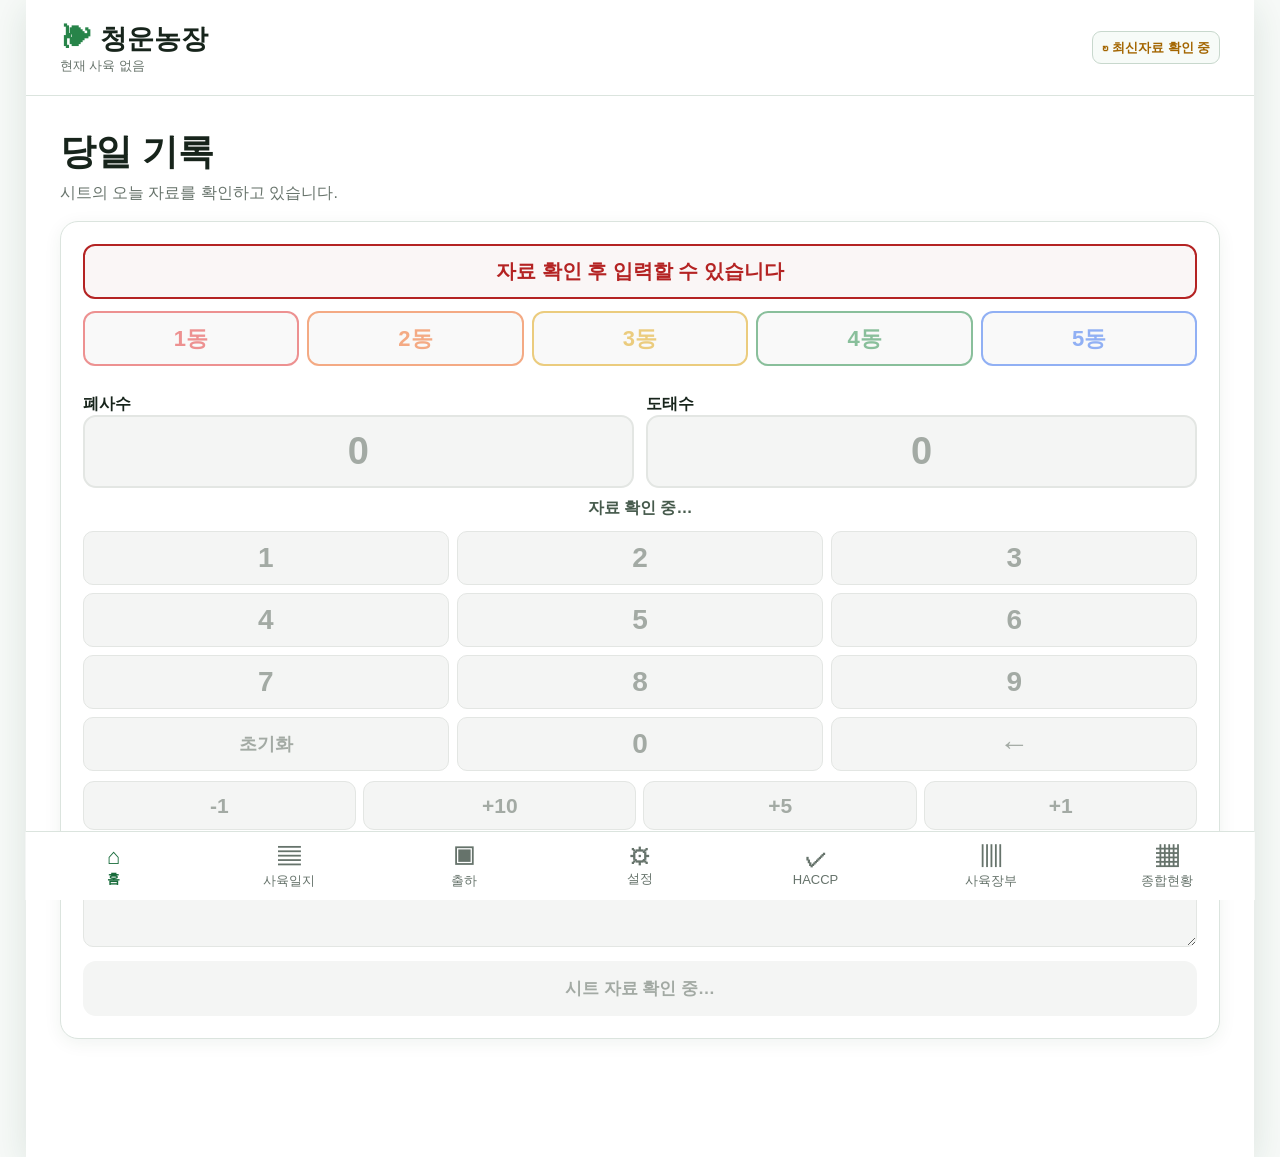
<file: index.html>
<!doctype html><html lang="ko" translate="no" class="notranslate"><head><meta name="google" content="notranslate"><base target="_top"><meta charset="utf-8"><meta name="viewport" content="width=device-width,initial-scale=1,viewport-fit=cover"><meta name="theme-color" content="#176b3a"><meta name="mobile-web-app-capable" content="yes"><meta name="apple-mobile-web-app-capable" content="yes"><title>청운농장 육계 사육관리</title><link rel="manifest" href="./manifest.webmanifest"><link rel="icon" type="image/png" sizes="192x192" href="./icon-192.png"><link rel="apple-touch-icon" href="./icon-192.png">
<style>
:root{--g:#176b3a;--line:#dbe4de;--muted:#68746c}*{box-sizing:border-box}body{margin:0;font-family:Arial,'Noto Sans KR',sans-serif;color:#17241b;background:#f7faf8}button,input,select,textarea{font:inherit}button{cursor:pointer}.app{max-width:680px;margin:auto;min-height:100vh;background:#fff;padding-bottom:78px}header{position:sticky;top:0;z-index:5;display:flex;justify-content:space-between;align-items:center;padding:18px 20px;background:#fff;border-bottom:1px solid var(--line)}header b{font-size:23px}header small{display:block;color:var(--muted)}#sync{font-size:12px;color:#a36500}.page{padding:20px}.page h1{font-size:28px;margin:4px 0}.sub{color:var(--muted);margin:0 0 16px}.card{background:#fff;border:1px solid var(--line);border-radius:18px;padding:18px;margin:12px 0;box-shadow:0 4px 18px #163d2410}.save{width:100%;min-height:55px;border:0;border-radius:13px;background:var(--g);color:#fff;font-weight:900;font-size:17px}.field{display:block;margin:10px 0;font-weight:800}.field input,.field select,.field textarea,input,select,textarea{width:100%;padding:12px;border:1px solid #cbd6cf;border-radius:10px;background:#fff}.field textarea{min-height:86px}.houses{display:grid;grid-template-columns:repeat(5,1fr);gap:6px}.houses button{min-height:50px;background:#fff;border:2px solid var(--c);color:var(--c);border-radius:12px;font-weight:900}.houses button.on{background:var(--c);color:#fff}.grid2{display:grid;grid-template-columns:1fr 1fr;gap:8px}.numbers input{text-align:center;font-size:30px;font-weight:900}.keypad{display:grid;grid-template-columns:repeat(4,1fr);gap:7px}.keypad button{min-height:62px;font-size:20px;font-weight:900;border:1px solid var(--line);background:#fff;border-radius:11px}.record{display:grid;grid-template-columns:55px 1fr auto;gap:8px;align-items:center;padding:12px 0;border-bottom:1px solid var(--line)}.record strong{font-size:19px}.record small{display:block;color:var(--muted)}.tabs{display:grid;grid-template-columns:repeat(6,1fr);gap:4px}.tabs button{min-width:0;padding:9px 1px;background:#fff;border:1px solid var(--g);color:var(--g);font-weight:900}.tabs button.on{background:var(--g);color:#fff}.day{display:grid;grid-template-columns:58px 1fr auto;gap:7px;align-items:center;padding:11px 4px;border-bottom:1px solid var(--line)}.checkgrid,.choices{display:grid;grid-template-columns:1fr 1fr;gap:6px}.checkgrid button,.choices button{min-height:50px;border:2px solid #ccd6cf;background:#fff;border-radius:10px;font-weight:800}.checkgrid button.ok,.choices button.on{border-color:var(--g);background:#edf8f1;color:var(--g)}.checkgrid button.bad{border-color:#c62828;background:#fff0f0;color:#b42323}.status{display:grid;grid-template-columns:repeat(5,1fr);gap:5px;margin:12px 0}.status span{padding:8px 2px;text-align:center;border-radius:9px;background:#fff1e7;color:#98520d;font-size:12px;font-weight:800}.status span.done{background:#e8f6ed;color:var(--g)}.sectionbtn{width:100%;padding:16px;text-align:left;border:1px solid var(--line);border-radius:12px;background:#fff;font-weight:900;margin:5px 0}.note{padding:10px;border-radius:10px;background:#fff8dd;color:#805600;font-size:13px}nav{position:fixed;bottom:0;left:50%;transform:translateX(-50%);width:min(680px,100%);display:grid;grid-template-columns:repeat(6,1fr);background:#fff;border-top:1px solid var(--line);z-index:9}nav button{height:68px;border:0;background:#fff;color:#66736b;font-size:11px}nav button b{display:block;font-size:20px}nav button.on{color:var(--g);font-weight:900}.busy{position:fixed;inset:0;z-index:30;display:grid;place-items:center;background:#ffffffd9}.busy div{padding:22px;border-radius:16px;background:#fff;box-shadow:0 8px 30px #173f2633;color:var(--g);font-weight:900}.hidden{display:none!important}.danger{color:#b42323;border:1px solid #e6b6b6;background:#fff;padding:10px;border-radius:9px}.empty{text-align:center;color:#77827b;padding:25px 5px}@media(max-width:380px){.page{padding:14px}.tabs button{font-size:11px}}
.today-record{border-left:5px solid var(--c);padding:12px 10px;margin:8px 0;border-radius:10px;background:#fafcfb;display:grid;grid-template-columns:56px 1fr auto;gap:9px;align-items:center}.today-record .when{font-size:12px;color:#68746c;font-weight:800}.today-record .detail{font-weight:900}.today-record .memo{font-size:12px;color:#68746c;white-space:nowrap;overflow:hidden;text-overflow:ellipsis;max-width:310px}.house-total{border-left:8px solid var(--c);background:var(--bg);border-radius:14px;padding:13px 12px;margin:9px 0;display:grid;grid-template-columns:64px repeat(3,1fr);gap:5px;text-align:center;align-items:center}.house-total>strong{font-size:22px;color:var(--c);text-align:left}.house-total span{font-size:11px;color:#68746c}.house-total b{display:block;color:#17241b;font-size:18px}.grand-total{border:2px solid var(--g);border-radius:14px;padding:14px;display:grid;grid-template-columns:1.3fr repeat(3,1fr);text-align:center;align-items:center;margin-top:12px}.grand-total strong{color:var(--g);font-size:18px;text-align:left}.grand-total span{font-size:11px;color:#68746c}.grand-total b{display:block;font-size:20px}#sync{cursor:pointer}@media(max-width:380px){.house-total{grid-template-columns:55px repeat(3,1fr);padding:11px 8px}.today-record{grid-template-columns:48px 1fr auto}}
.basis-tabs{display:grid;grid-template-columns:1fr 1fr;gap:7px;margin-top:10px}.basis-tabs button{min-height:48px;border:2px solid var(--line);border-radius:11px;background:#fff;color:var(--g);font-weight:900}.basis-tabs button.on{background:var(--g);border-color:var(--g);color:#fff}.journal-house{border-left:8px solid var(--c);background:var(--bg);border-radius:14px;padding:12px 10px;margin:9px 0;display:grid;grid-template-columns:58px 1fr 1fr 1fr;gap:4px;text-align:center;align-items:center}.journal-house>strong{font-size:22px;color:var(--c);text-align:left}.journal-house span,.journal-total span,.actual-strip span{font-size:10px;color:#68746c}.journal-house b{display:block;font-size:16px;color:#17241b}.journal-house .rate b{font-size:21px;color:var(--c)}.journal-total{border:2px solid var(--g);border-radius:14px;padding:12px 8px;display:grid;grid-template-columns:1.2fr repeat(3,1fr);gap:3px;text-align:center;align-items:center}.journal-total strong{color:var(--g);text-align:left}.journal-total b,.actual-strip b{display:block;font-size:18px}.actual-strip{margin-top:10px;padding:12px;border-radius:12px;background:#edf8f1;display:grid;grid-template-columns:repeat(3,1fr);text-align:center}.journal-table-wrap{overflow-x:auto;-webkit-overflow-scrolling:touch}.journal-table{width:100%;min-width:600px;border-collapse:collapse;font-size:12px}.journal-table th,.journal-table td{border:1px solid #d7dfda;padding:8px 5px;text-align:center;white-space:nowrap}.journal-table thead th,.journal-table .summary-label{background:#eef4f0;font-weight:900}.journal-table .total-col{background:#fff8d9;font-weight:900}.journal-table small{display:block;color:#68746c}.journal-table .death{color:#b42323}.journal-table .cull{color:#68746c}.journal-table tr.current-day td{background:#f2faf5}.house-detail-head{border-left:8px solid var(--c);background:var(--bg);border-radius:14px;padding:15px}.house-detail-head h2{margin:0;color:var(--c)}.house-detail-grid{display:grid;grid-template-columns:repeat(3,1fr);gap:8px;margin-top:12px;text-align:center}.house-detail-grid span{font-size:11px;color:#68746c}.house-detail-grid b{display:block;font-size:18px;color:#17241b}.house-detail-grid .rate b{font-size:23px;color:var(--c)}@media(max-width:380px){.journal-house{grid-template-columns:52px 1fr 1fr 1fr;padding:10px 6px}.journal-house b{font-size:14px}.journal-house .rate b{font-size:18px}}
#sync{display:inline-block;vertical-align:middle;line-height:1.35;text-align:right;white-space:pre-line;padding:7px 9px;border:1px solid #c8d8cd;border-radius:9px;background:#f7fbf8;font-weight:800}.day{grid-template-columns:58px minmax(0,1fr) auto;align-items:start}.journal-note{margin-top:6px;padding:8px 10px;border-radius:9px;font-size:12px;line-height:1.45}.journal-note.worker{background:#edf8f1;border-left:4px solid #176b3a;color:#185f36}.journal-note.check-ok{background:#eef5ff;border-left:4px solid #2563eb;color:#245ba8}.journal-note.check-bad{background:#fff3e5;border-left:4px solid #e67e22;color:#9a4d0b}.journal-note b{display:block;margin-bottom:2px}.day-detail{display:block;min-width:0}
.journal-six{grid-column:2/-1;display:grid;grid-template-columns:repeat(3,1fr);gap:8px;text-align:center}.journal-six span{font-size:10px;color:#68746c}.journal-six b{display:block;font-size:16px;color:#17241b}.journal-six .rate b{font-size:22px;color:var(--c)}.shipment-panel{margin-top:11px;padding:13px;border:2px solid #93c5aa;border-radius:13px;background:#edf8f1}.shipment-head{display:flex;justify-content:space-between;align-items:end;gap:8px}.shipment-head strong{font-size:18px;color:#176b3a}.shipment-rate{text-align:right;color:#68746c;font-size:11px}.shipment-rate b{display:block;color:#176b3a;font-size:24px}.shipment-list{margin-top:9px;border-top:1px solid #c7dfd0}.shipment-item{display:flex;justify-content:space-between;gap:8px;padding:8px 1px;border-bottom:1px solid #d7e8dd;font-size:13px}.shipment-diff{margin-top:8px;padding:8px;border-radius:8px;background:#fff6dc;text-align:center;font-weight:900}.final-choice{margin-top:10px;padding:14px;border:2px solid #176b3a;border-radius:13px;background:#f5fbf7}.final-choice h3{margin:0 0 5px}.final-choice-actions{display:grid;grid-template-columns:1fr 1fr;gap:7px;margin-top:11px}.final-choice-actions button{min-height:58px;border-radius:11px;font-weight:900}.partial-choice{border:2px solid #176b3a;background:#fff;color:#176b3a}.complete-choice{border:0;background:#176b3a;color:#fff}@media(max-width:380px){.journal-six{gap:5px}.journal-six b{font-size:14px}}
.graph-bars{display:grid;gap:10px}.graph-row{display:grid;grid-template-columns:68px minmax(0,1fr) 52px;gap:10px;align-items:center}.graph-row>span{font-weight:800}.graph-track{height:22px;border-radius:12px;background:#e8efea;overflow:hidden}.graph-fill{display:block;height:100%;min-width:3px;border-radius:12px;background:linear-gradient(90deg,#22924f,#176b3a)}.graph-row strong{text-align:right;font-size:18px}.graph-summary{display:grid;grid-template-columns:repeat(4,1fr);gap:8px}.graph-summary span{padding:13px 7px;border:1px solid var(--line);border-radius:12px;text-align:center;color:var(--muted);font-size:13px}.graph-summary b{display:block;margin-top:4px;color:#17241b;font-size:21px}.graph-house{display:grid;grid-template-columns:58px 1fr 84px;gap:8px;align-items:center;padding:11px 0;border-bottom:1px solid var(--line)}.graph-house>strong{font-size:19px}.graph-house .graph-track{height:18px}.graph-house>span{text-align:right;font-weight:900}.readable-label{font-size:14px;color:var(--muted)}
/* 휴대폰은 큰 글씨의 1열, 넓은 화면은 같은 기능을 2열 대시보드로 표시 */
body{font-size:16px}.sub{font-size:16px;line-height:1.5}.card h2{font-size:23px}.field{font-size:16px}.field input,.field select,.field textarea,input,select,textarea{font-size:17px}.record{font-size:16px}.record small{font-size:14px;line-height:1.45}.note{font-size:15px;line-height:1.5}.today-record .when,.today-record .memo{font-size:14px}.today-record .detail{font-size:17px}.house-total span,.grand-total span,.journal-house span,.journal-total span,.actual-strip span,.journal-six span,.house-detail-grid span{font-size:13px}.house-total b,.journal-house b,.journal-six b,.house-detail-grid b{font-size:19px}.journal-house .rate b,.journal-six .rate b,.house-detail-grid .rate b{font-size:26px}.journal-total b,.actual-strip b{font-size:21px}.shipment-item{font-size:15px}.shipment-rate{font-size:13px}.journal-table{font-size:14px}.journal-table th,.journal-table td{padding:10px 7px}.day{font-size:16px}.journal-note{font-size:14px}nav button{font-size:13px}nav button b{font-size:22px}#sync{font-size:13px}
@media(min-width:760px){.app{max-width:1040px}.page{padding:28px 32px}.page h1{font-size:34px}header{padding:20px 32px}header b{font-size:27px}nav{width:min(1040px,100%)}.pc-two{display:grid;grid-template-columns:minmax(0,1fr) minmax(0,1fr);gap:18px;align-items:start}.pc-two>.card{margin:0}.journal-house{grid-template-columns:70px 1fr;padding:16px 14px}.journal-six{grid-template-columns:repeat(6,1fr)}.journal-table{min-width:760px;font-size:15px}.graph-summary span{font-size:14px}.graph-summary b{font-size:24px}}
@media(min-width:1100px){body{padding:20px 0}.app{border-radius:20px;box-shadow:0 8px 35px #163d2420;overflow:hidden}.card{padding:22px}.page h1{font-size:36px}}
.check-pill{min-width:96px;min-height:42px;padding:8px 12px;border-radius:999px;font-size:15px;font-weight:900;white-space:nowrap}.check-pill.pending{border:2px solid #d88700;background:#fff;color:#a86400}.check-pill.normal{border:1px solid #8fc8a5;background:#edf8f1;color:#176b3a}.check-pill.abnormal{border:1px solid #efad78;background:#fff1e6;color:#b54816}.trend-card{overflow:hidden}.trend-title{display:flex;justify-content:space-between;align-items:end;gap:10px;margin-bottom:8px}.trend-title h2{margin:0}.trend-title strong{color:var(--g);font-size:20px}.trend-chart{width:100%;height:260px;display:block}.trend-grid{stroke:#dfe7e1;stroke-width:1}.trend-line{fill:none;stroke:#176b3a;stroke-width:4;stroke-linecap:round;stroke-linejoin:round}.trend-point{fill:#176b3a;stroke:#fff;stroke-width:2;cursor:pointer}.trend-point.selected{fill:#fff;stroke:#176b3a;stroke-width:4}.trend-axis{fill:#68746c;font-size:12px}.trend-detail{display:grid;grid-template-columns:repeat(4,1fr);gap:1px;margin-top:8px;border-radius:12px;overflow:hidden;background:#dce9e0}.trend-detail span{padding:11px 6px;text-align:center;background:#edf8f1;color:#59665e;font-size:13px}.trend-detail b{display:block;margin-top:3px;color:#176b3a;font-size:20px}.comparison-list{margin-top:10px}.comparison-row{display:grid;grid-template-columns:48px minmax(0,1fr) 82px;gap:9px;align-items:center;padding:7px 0}.comparison-row strong{padding:5px;border-radius:8px;text-align:center;color:#fff}.comparison-row .graph-track{height:15px}.comparison-row>span{text-align:right;font-weight:900}.desktop-trend{display:none}.journal-dashboard{display:block}.desktop-record-title{display:none}
@media(max-width:520px){.trend-chart{height:225px}.trend-detail{grid-template-columns:1fr 1fr}.trend-detail span{font-size:12px}.check-pill{min-width:82px;padding:7px 9px;font-size:14px}}
@media(min-width:900px){.desktop-trend{display:block}.journal-dashboard{display:grid;grid-template-columns:minmax(0,1.02fr) minmax(0,.98fr);gap:18px;align-items:start;margin:12px 0}.journal-dashboard>.card{margin:0;height:100%}.journal-dashboard .journal-house{grid-template-columns:64px 1fr}.journal-dashboard .journal-six{grid-template-columns:repeat(3,1fr)}.all-houses{display:grid;grid-template-columns:1fr 1fr;gap:10px}.all-houses>h2,.all-houses>.journal-total,.all-houses>.shipment-panel{grid-column:1/-1}.all-houses>.journal-house{margin:0}.desktop-record-title{display:block}.trend-chart{height:300px}}
/* v2.1.9: 사육일지는 기록 화면으로 복구하고, PC 종합현황은 별도 고정형 현황판으로 제공 */
.journal-dashboard{display:block!important;margin:0!important}.journal-dashboard>.card{height:auto!important}.desktop-trend{display:none!important}.all-houses{display:block!important}
.day{display:grid;grid-template-columns:minmax(0,1fr) auto;gap:8px 12px;align-items:center;margin:10px 0;padding:14px;border:1px solid #dfe7e1;border-radius:14px;background:#fff;box-shadow:0 2px 10px #163d240a}.day>b{grid-column:1;grid-row:1;font-size:20px}.day>.check-pill{grid-column:2;grid-row:1}.day>.day-detail{grid-column:1/-1;grid-row:2;padding-top:2px;font-size:17px;font-weight:800}.day>.day-detail>small{display:inline!important;margin-left:8px;font-size:14px;font-weight:500}.journal-note{width:100%;margin-top:9px;padding:11px 13px}.journal-note b{display:inline;margin-right:8px}.check-pill{min-height:38px;min-width:88px;font-size:14px}
nav{overflow-x:auto;overflow-y:hidden;grid-template-columns:repeat(7,minmax(72px,1fr));scrollbar-width:none}nav::-webkit-scrollbar{display:none}
.overview-page{overflow-x:auto;margin:0 -20px;padding:0 20px 18px;-webkit-overflow-scrolling:touch}.overview-board{min-width:1320px;max-width:1560px;margin:0 auto;padding-bottom:8px}.overview-head{display:flex;justify-content:space-between;align-items:end;gap:18px;margin:8px 0 18px}.overview-head h2{margin:0;font-size:30px}.overview-head p{margin:5px 0 0;color:var(--muted)}.overview-controls{display:flex;gap:8px}.overview-controls button{min-width:92px;min-height:44px;padding:8px 14px;border:1px solid var(--g);border-radius:10px;background:#fff;color:var(--g);font-weight:900}.overview-controls button.on{background:var(--g);color:#fff}.overview-kpis{display:grid;grid-template-columns:1.15fr repeat(5,1fr);gap:10px}.overview-kpi{padding:16px;border:1px solid var(--line);border-radius:15px;background:#fff;box-shadow:0 4px 16px #163d2410;color:var(--muted);font-size:14px}.overview-kpi.primary{background:#176b3a;color:#dff2e6}.overview-kpi b{display:block;margin-top:6px;color:#17241b;font-size:26px}.overview-kpi.primary b{color:#fff;font-size:29px}.overview-main{display:grid;grid-template-columns:minmax(0,1.4fr) minmax(390px,.6fr);gap:16px;margin-top:16px}.overview-card{margin:0!important;padding:20px!important}.overview-house-table,.overview-day-table{width:100%;border-collapse:collapse}.overview-house-table th,.overview-house-table td,.overview-day-table th,.overview-day-table td{padding:11px 9px;border:1px solid #d8e1db;text-align:center;white-space:nowrap}.overview-house-table th,.overview-day-table th{background:#eef4f0}.overview-house-table tbody tr:last-child{background:#f4faf6;font-weight:900}.overview-rate{font-size:19px;font-weight:900;color:var(--g)}.overview-side{display:grid;gap:16px;align-content:start}.overview-side .trend-chart{height:280px}.overview-compare{display:grid;grid-template-columns:1fr 1fr;gap:12px}.overview-bottom{display:grid;grid-template-columns:1fr 1fr;gap:16px;margin-top:16px}.overview-list{max-height:330px;overflow:auto}.overview-list-row{display:grid;grid-template-columns:88px 1fr auto;gap:12px;align-items:center;padding:11px 2px;border-bottom:1px solid var(--line)}.overview-list-row small{display:block;color:var(--muted);margin-top:3px}.overview-badge{display:inline-block;padding:5px 8px;border-radius:8px;background:#edf8f1;color:var(--g);font-weight:900}.overview-table-card{margin-top:16px!important}.overview-day-table .total{background:#fff8d9;font-weight:900}.overview-day-table .today-row td{background:#f0faf4}.overview-empty{padding:24px;text-align:center;color:var(--muted)}
.overview-title,.overview-date{display:none}.app.overview-mode header{display:grid;grid-template-columns:1fr auto 1fr;gap:20px}.app.overview-mode .overview-title{display:block;text-align:center;font-size:30px}.app.overview-mode .overview-date{display:block;text-align:right;font-size:14px;color:var(--muted)}.app.overview-mode .overview-date b{display:block;color:#17241b;font-size:25px}.app.overview-mode #sync{margin-left:auto}.overview-farm-grid,.overview-entry-grid{display:grid;grid-template-columns:repeat(4,1fr);gap:1px;border:1px solid var(--line);border-radius:13px;overflow:hidden;background:var(--line)}.overview-info-cell{padding:13px 15px;background:#fff;color:var(--muted);font-size:13px}.overview-info-cell b{display:block;margin-top:4px;color:#17241b;font-size:17px}.overview-wide{grid-column:span 2}.overview-alerts{display:grid;grid-template-columns:1fr 1fr;gap:16px}.overview-alert-row{padding:12px 2px;border-bottom:1px solid var(--line)}.overview-alert-row b{display:block;margin-bottom:4px}.overview-alert-row small{color:var(--muted)}.overview-alert-row.bad{padding:12px;border-left:5px solid #e67e22;background:#fff3e5;border-radius:9px}.overview-day-table td.detail-text{max-width:310px;white-space:normal;text-align:left}.overview-autosync{display:inline-block;margin-left:8px;padding:4px 7px;border-radius:7px;background:#edf8f1;color:var(--g);font-size:12px;font-weight:900}
@media(min-width:1100px){body{padding:0}.app{width:96vw;max-width:1640px;border-radius:0}.page{padding:28px 34px}header{padding:20px 34px}nav{width:min(1640px,96vw)}.overview-page{margin:0 -34px;padding:0 34px 18px}}
@media(max-width:1099px){.overview-board{min-width:1320px}.overview-page:before{content:'넓은 현황판입니다. 좌우로 밀어서 확인하세요.';display:block;position:sticky;left:0;width:max-content;margin:2px 0 10px;padding:7px 10px;border-radius:8px;background:#fff8dd;color:#805600;font-size:13px;font-weight:800}}
.medicine-tabs{display:grid;grid-template-columns:repeat(5,1fr);gap:6px;margin-bottom:14px}.medicine-tabs button{min-height:48px;border:2px solid #cbd6cf;border-radius:10px;background:#fff;color:#176b3a;font-weight:900}.medicine-tabs button.on{border-color:#176b3a;background:#176b3a;color:#fff}.medicine-shelf{display:grid;grid-template-columns:repeat(2,minmax(0,1fr));gap:10px}.medicine-card{padding:15px;border:1px solid #cfe0d4;border-left:6px solid #176b3a;border-radius:13px;background:#f8fcf9}.medicine-card h3{margin:0 0 8px}.medicine-card .stock{display:block;color:#176b3a;font-size:28px;font-weight:900}.medicine-card small{display:block;margin-top:4px;color:#68746c}.medicine-history{display:grid;grid-template-columns:72px minmax(0,1fr) auto;gap:10px;align-items:center;padding:12px 0;border-bottom:1px solid var(--line)}.medicine-history .kind{padding:6px;border-radius:8px;text-align:center;background:#eef4f0;color:#176b3a;font-weight:900}.medicine-history .kind.out{background:#fff2e8;color:#b45309}.medicine-history small{display:block;color:#68746c}.medicine-warning{margin-top:8px;padding:11px 13px;border-left:5px solid #dc2626;border-radius:10px;background:#fff0f0;color:#9f1d1d;font-weight:900}.journal-note.medicine{background:#f3efff;border-left:4px solid #7c3aed;color:#5b21b6}.journal-note.withdrawal{background:#fff0f0;border-left:4px solid #dc2626;color:#9f1d1d}.journal-note.available{background:#edf8f1;border-left:4px solid #176b3a;color:#176b3a}.sectionbtn.disabled{color:#7a847d;background:#f4f6f5}.haccp-lock{max-width:480px;margin:30px auto}.hold-alert{padding:13px;border:2px solid #dc2626;border-radius:12px;background:#fff0f0;color:#9f1d1d;font-weight:900}@media(max-width:520px){.medicine-tabs{grid-template-columns:1fr 1fr}.medicine-shelf{grid-template-columns:1fr}.medicine-history{grid-template-columns:62px minmax(0,1fr) auto}}

/* v2.2.5: wide overview, compact spacing, all detail records retained */
.app.overview-mode{max-width:1920px;width:98vw}
.app.overview-mode header{padding:14px 24px}
.app.overview-mode .page{padding:14px 24px}
.overview-page{margin:0 -24px;padding:0 24px 12px}
.overview-board{max-width:none;display:grid;grid-template-columns:minmax(0,1fr) minmax(0,1fr);gap:12px;align-items:start}
.overview-board>*{grid-column:1/-1;min-width:0}
.overview-main,.overview-side{display:contents}
.overview-main>.overview-card{grid-column:1/-1}
.overview-side>.overview-card{grid-column:auto;align-self:stretch}
.overview-card{padding:16px!important}
.overview-table-card{margin-top:0!important}
.overview-head{margin:0;gap:12px}
.overview-head h2{font-size:27px}
.overview-controls button{min-width:78px;min-height:40px}
.overview-kpi{padding:12px 14px;font-size:15px}
.overview-kpi b{font-size:28px;margin-top:4px}
.overview-kpi.primary b{font-size:31px}
.overview-card h2{font-size:23px;margin:0 0 12px}
.overview-house-table{font-size:16px}
.overview-house-table th,.overview-house-table td{padding:10px 8px}
.overview-house-table small{font-size:13px}
.overview-rate{font-size:21px}
.overview-side .trend-chart{height:230px}
.overview-compare{grid-template-columns:1fr 1fr}.overview-compare.overview-compare-all{grid-template-columns:1fr}
.overview-compare h3{margin:0 0 12px;font-size:18px}
.overview-compare .comparison-row{grid-template-columns:64px minmax(0,1fr) 86px;gap:14px;padding:13px 0;font-size:19px}
.overview-compare .graph-track{height:22px}
.overview-compare .comparison-row strong{padding:8px}
.overview-alerts{gap:20px}
.overview-alerts h3{font-size:17px;margin:0 0 6px}
.overview-empty{padding:12px;font-size:15px}
.overview-alert-row{font-size:16px;padding:9px 0}
.overview-day-table{font-size:15px}
.overview-day-table th,.overview-day-table td{padding:8px}
.overview-day-table small{font-size:13px}
.overview-board>.overview-farm-card,.overview-board>.overview-entry-card{grid-column:auto;align-self:stretch}
.overview-farm-grid,.overview-entry-grid{grid-template-columns:repeat(4,minmax(0,1fr))}
.overview-info-cell{padding:10px 12px;font-size:13px;overflow-wrap:anywhere}
.overview-info-cell b{font-size:16px}
.overview-shipping>h2{font-size:23px;margin:0 0 12px}
.overview-shipping .overview-card{margin-bottom:10px!important}
@media(min-width:1600px){.overview-side .trend-chart{height:250px}.overview-house-table{font-size:18px}.overview-house-table th,.overview-house-table td{padding:11px 10px}.overview-rate{font-size:23px}.overview-info-cell{font-size:14px}.overview-info-cell b{font-size:17px}}

.farm-icon{display:inline-block;width:20px;height:20px;vertical-align:-4px;margin-right:6px;flex-shrink:0}
.farm-brand:before{content:'❧';display:inline-block;margin-right:9px;color:#278449;font-size:1.15em}
.overview-kpi{position:relative;padding-left:52px;background:#fafcfb}
.overview-kpi>.farm-icon{position:absolute;top:17px;left:15px;width:25px;height:25px}
.overview-kpi.kpi-stock{background:#edf8f1;color:#176b3a;border-color:#bddbc8}
.overview-kpi.kpi-stock b,.overview-kpi.kpi-stock.primary b{color:#176b3a}
.overview-kpi.kpi-loss{background:#fff8ed;color:#98550a}.overview-kpi.kpi-ship{background:#f2f6fc;color:#385b83}
.rate-official{color:#2563eb!important}.rate-bonus{color:#7c3aed!important}.rate-actual{color:#16803a!important}
.overview-kpi.rate-official{background:#eff5ff;border-color:#c9dbff}.overview-kpi.rate-bonus{background:#f7f1ff;border-color:#e0cffa}.overview-kpi.rate-actual{background:#eff9f2;border-color:#c6e6cf}
.overview-kpi.rate-official b{color:#2563eb}.overview-kpi.rate-bonus b{color:#7c3aed}.overview-kpi.rate-actual b{color:#16803a}
.farm-house-button{border:1.5px solid var(--house-color)!important;color:var(--house-ink)!important;background:var(--house-tint)!important;font-weight:900}
.farm-house-button.on{background:var(--house-color)!important;color:#fff!important;box-shadow:0 2px 7px #183b2522}
.farm-house-button.on[data-oh="3"],.farm-house-button.on[data-house="3"]{color:#302500!important}
.overview-card>h2{display:flex;align-items:center;gap:3px}.overview-card>h2>.farm-icon{color:#176b3a;width:22px;height:22px}
.house-overview .overview-main>.overview-house-details,.house-overview>.overview-alert-card{grid-column:auto;align-self:stretch}
.house-detail-cells{display:grid;grid-template-columns:repeat(4,minmax(0,1fr));border:1px solid #dbe4de;border-radius:10px;overflow:hidden;background:#dbe4de;gap:1px}
.house-detail-cells>div{padding:12px 10px;background:#f7faf8}.house-detail-cells span{display:block;font-size:13px;color:#627269;white-space:nowrap}.house-detail-cells span .farm-icon{width:16px;height:16px;margin-right:3px;vertical-align:-3px}.house-detail-cells b{display:block;font-size:22px;margin-top:7px}
.house-overview .overview-alert-card .overview-alerts{gap:15px}.house-overview .overview-alert-row{font-size:14px;line-height:1.5}.overview-alert-row small{display:block}.house-overview .overview-alert-card h2{font-size:20px}
.normal-text{color:#16803a}.withdrawal-text{color:#b42323}.pending-text{color:#98620a}
.house-daily-table{table-layout:fixed;font-size:14px}.house-daily-table th,.house-daily-table td{white-space:normal;overflow-wrap:anywhere;padding:8px 6px}.house-daily-table th:nth-child(1){width:8%}.house-daily-table th:nth-child(2),.house-daily-table th:nth-child(3),.house-daily-table th:nth-child(4){width:5%}.house-daily-table th:nth-child(5){width:12%}.house-daily-table th:nth-child(6){width:19%}.house-daily-table th:nth-child(7){width:19%}.house-daily-table th:nth-child(8){width:19%}.house-daily-table th:nth-child(9){width:8%}.house-daily-table .farm-icon{width:15px;height:15px;margin-right:3px;vertical-align:-3px}.house-daily-table th small{display:block}.house-daily-table .medicine-cell{font-size:13px}
@media(min-width:1600px){.house-detail-cells b{font-size:25px}.house-detail-cells>div{padding:14px}.house-overview .overview-alert-row{font-size:16px}.house-daily-table{font-size:16px}}


.dp-source{display:none!important}.dp-control{display:block;width:100%;min-width:0}.dp-control .dp-trigger{display:flex;align-items:center;justify-content:space-between;gap:8px;width:100%;min-height:54px;margin:0;padding:12px 14px;border:1px solid #cbd2ce;border-radius:12px;background:#fff;color:#1b2821;text-align:left;font:800 20px/1.4 system-ui,sans-serif;box-shadow:none}.dp-control .dp-trigger:disabled{background:#f0f2f1;color:#777;cursor:default}.dp-trigger:focus-visible,.dp-dialog button:focus-visible{outline:3px solid #bc8b18;outline-offset:2px}.dp-dialog{box-sizing:border-box;width:min(440px,calc(100vw - 24px));max-height:calc(100dvh - 24px);padding:20px;margin:auto;border:0;border-radius:22px;background:#fff;color:#17251d;box-shadow:0 16px 60px #0005;overflow:auto;font-family:system-ui,sans-serif}.dp-dialog::backdrop{background:#0008}.dp-dialog *{box-sizing:border-box}.dp-top{display:flex;align-items:center;justify-content:space-between;gap:8px;margin-bottom:18px}.dp-top h2{margin:0;font-size:23px;font-weight:900;line-height:1.3}.dp-top button{flex:none;width:42px;height:42px;border:1px solid #ddd;border-radius:50%;background:#fff;color:#424b46;font-size:20px}.dp-selectors{display:grid;grid-template-columns:1.4fr 1fr 1fr;gap:8px;margin-bottom:18px}.dp-selectors.dp-month-only{grid-template-columns:1.4fr 1fr}.dp-selectors.dp-year-only{grid-template-columns:1fr}.dp-selectors button{display:block;padding:10px 8px;background:#fff;border:1px solid #cbd2ce;border-radius:11px;color:#17251d;text-align:left;min-width:0}.dp-selectors button.active{border:2px solid #17693b;padding:9px 7px;background:#f6faf7}.dp-selectors small{display:block;color:#69746d;font-size:13px;margin-bottom:4px}.dp-selectors b{display:flex;align-items:center;justify-content:space-between;gap:2px;white-space:nowrap;font-size:23px;font-weight:900}.dp-selectors b span{font-size:16px;color:#657269}.dp-grid{display:grid;gap:8px}.dp-months{grid-template-columns:repeat(3,minmax(0,1fr))}.dp-grid button{border:1px solid #d1d7d3;border-radius:10px;background:#fff;color:#1b2821;min-height:48px;padding:8px 2px;font-size:21px;font-weight:800}.dp-grid button.on{background:#17693b;border-color:#17693b;color:#fff}.dp-grid button:disabled{color:#b9bfbb;background:#f5f6f5;border-color:#eee}.dp-days{grid-template-columns:repeat(7,minmax(0,1fr));gap:5px}.dp-days button{font-size:19px;min-height:43px;padding:5px 0}.dp-weekdays{display:grid;grid-template-columns:repeat(7,1fr);text-align:center;color:#6b756f;font-size:14px;margin:0 0 7px}.dp-weekdays span:first-child{color:#b22}.dp-year-nav{display:flex;align-items:center;justify-content:space-between;gap:4px;margin-bottom:10px;font-size:13px}.dp-year-nav button{padding:7px 6px;min-height:38px;border:1px solid #ddd;border-radius:8px;background:#fff;font-size:12px;color:#37433b}.dp-year-nav button:disabled{color:#bbb}.dp-direct{display:flex;align-items:end;gap:8px;margin-top:12px}.dp-direct label{flex:1;min-width:0;font-size:13px;color:#657269}.dp-direct input{width:100%;min-width:0;margin-top:5px;border:1px solid #cbd2ce;border-radius:10px;padding:9px;font-size:21px;color:#17251d;background:#fff}.dp-direct button{height:46px;padding:0 16px;border:1px solid #cbd2ce;border-radius:10px;background:#f5f7f5;font-weight:800}.dp-error{font-size:14px;color:#ad2525;margin:8px 0}.dp-error:empty{display:none}.dp-selected{padding:12px 14px;background:#f0f3f1;border-radius:12px;margin-top:16px}.dp-selected small{display:block;color:#6b756f;font-size:13px;margin-bottom:3px}.dp-selected strong{display:block;font-size:25px;font-weight:900}.dp-actions{display:grid;grid-template-columns:1fr 2fr;gap:8px;margin-top:12px}.dp-actions button{min-height:50px;border-radius:11px;border:1px solid #ccd5ce;background:#fff;color:#273d2d;font-size:17px;font-weight:800;padding:10px 5px}.dp-actions #dpApply{background:#17693b;color:#fff;border-color:#17693b}@media(max-width:360px){.dp-dialog{padding:15px}.dp-selectors b{font-size:20px}.dp-top h2{font-size:21px}.dp-days button{min-height:38px}.dp-selected strong{font-size:23px}}

.dp-dialog .dp-clear{display:block;margin:10px auto 0;border:0;background:transparent;color:#626e66;padding:6px 12px;font-size:14px;text-decoration:underline}

</style>
<style>
/* v2.8.0 daily record readability */
.overview-board .overview-day-table{font-size:21px;font-weight:800;color:#17241b;font-variant-numeric:tabular-nums}
.overview-board .overview-day-table th,.overview-board .overview-day-table td{padding:9px 8px;line-height:1.4}
.overview-board .overview-day-table thead th{font-size:17px;font-weight:800}
.overview-board .overview-day-table small{font-size:15px;font-weight:700}
.overview-board .overview-day-table tbody th{font-size:19px;font-weight:800}
.overview-board .overview-day-table tbody th small{display:block;color:#4b5d52;font-size:15px}
.overview-board .overview-day-table .total{font-size:23px;font-weight:900;color:#17241b}
.overview-board .overview-day-table tbody td small:first-of-type{color:#43554a!important;font-size:16px}
.overview-board .house-daily-table tbody td{font-size:20px}
.overview-board .house-daily-table tbody td:nth-child(2),.overview-board .house-daily-table tbody td:nth-child(3){font-size:22px;font-weight:800}
.overview-board .house-daily-table tbody td.detail-text{font-size:17px;font-weight:650;line-height:1.45}
.overview-board .house-daily-table tbody td.total{font-size:23px;font-weight:900}
</style>
<style>
/* v2.8.0 compact daily records */
.overview-board .overview-day-table th,.overview-board .overview-day-table td,.overview-board .overview-day-table td.detail-text{text-align:center;vertical-align:middle}
.daily-cell-meta{display:flex;justify-content:center;align-items:center;gap:5px;flex-wrap:wrap;font-size:16px;font-weight:700;color:#43554a;line-height:1.45;margin-top:2px}
.daily-cell-meta>span{white-space:nowrap}
.daily-check-badge{display:inline-flex;align-items:center;padding:2px 5px;border-radius:6px;font-size:13px;font-weight:800;border:1px solid}
.daily-check-badge.is-normal{color:#176b3a;background:#e8f5ed;border-color:#b9dcc6}
.daily-check-badge.is-abnormal{color:#b42323;background:#fff0f0;border-color:#edb8b8}
.daily-check-badge.is-pending{color:#925400;background:#fff4df;border-color:#e7ca97}
.daily-note-marker{font-size:12px;color:#7546a1}
.house-overview .overview-alert-card{height:270px;box-sizing:border-box;overflow:hidden}
.house-overview .overview-alert-card>h2{margin-bottom:12px}
.house-overview .overview-alerts{min-height:0}
.house-overview .overview-alerts>div{min-width:0}
.house-overview .overview-alerts h3{margin:0 0 8px;font-size:17px}
.house-alert-scroll{height:175px;overflow-y:auto;overscroll-behavior:contain;scrollbar-gutter:stable;padding-right:5px}
.house-alert-scroll:focus-visible{outline:2px solid #278449;outline-offset:2px}
.house-alert-scroll .overview-alert-row{overflow-wrap:anywhere}
</style>
<style>.haccp-page{color:#19212b;background:#f6f7f9;min-height:70vh}.haccp-page>.sub:empty{display:none}.haccp-page h1{font-size:27px;margin-bottom:20px}.haccp-page h2{display:flex;align-items:center;gap:8px;margin:0 0 18px;font-size:21px}.haccp-page .card{border-color:#dce0e6;box-shadow:0 3px 12px #15223808;background:#fff}.haccp-page .field{color:#252d38;font-size:16px;margin:16px 0}.haccp-page input,.haccp-page select,.haccp-page textarea{color:#17212e;border-color:#b7c0cc;font-size:17px;background:#fff}.haccp-page input:focus,.haccp-page textarea:focus,.haccp-page select:focus{outline:2px solid #3f7760;outline-offset:2px}.haccp-page .sub,.haccp-page small{color:#4c5868}.haccp-page fieldset{padding:0;margin:20px 0;border:0;min-width:0}.haccp-page fieldset[hidden]{display:none}.haccp-page legend{font-size:16px;font-weight:800;margin-bottom:10px;color:#252d38}.haccp-page .choices{gap:8px}.haccp-page .choices button,.haccp-quarters button,.haccp-house-choices button{border:1px solid #b7c0cc;background:#fff;color:#263243;min-height:50px;border-radius:10px;font-size:16px;font-weight:700;padding:9px}.haccp-page .choices button.on,.haccp-quarters button.on,.haccp-house-choices button.on{background:#edf5f0;border:2px solid #28734c;color:#153b29;box-shadow:inset 0 0 0 1px #28734c}.haccp-page button:focus-visible{outline:3px solid #3276b1;outline-offset:2px}.haccp-page .save{font-size:18px;background:#226a45;min-height:54px}.haccp-page button:disabled{opacity:.55;cursor:default}.haccp-page .haccp-back{display:flex;justify-content:center;align-items:center;gap:7px;text-align:center;min-height:50px;background:white;color:#283546;border:1px solid #aeb8c6;border-radius:12px;margin:14px 0 22px;font-size:17px}.haccp-menu{display:grid;gap:13px}.haccp-menu-item{display:grid;grid-template-columns:52px 1fr 20px;align-items:center;gap:15px;text-align:left;padding:22px 18px;border-radius:16px;border:1px solid #d2d9e2;background:#fff;box-shadow:0 3px 12px #15223806;color:#19212b}.haccp-menu-item b{display:block;font-size:21px}.haccp-menu-item small{display:block;font-size:14px;line-height:1.6;margin-top:4px}.haccp-menu-icon{display:grid;place-items:center;width:52px;height:52px;border-radius:13px;background:#edf2f8;color:#36597f}.haccp-menu-icon .farm-icon{width:27px;height:27px;margin:0}.haccp-menu-item:nth-child(2) .haccp-menu-icon{background:#ecf4ef;color:#356c4f}.haccp-menu-item:nth-child(3) .haccp-menu-icon{background:#f2effa;color:#6a5295}.haccp-menu-item:nth-child(4) .haccp-menu-icon{background:#fff4e7;color:#8b5b25}.haccp-chevron{font-size:30px;color:#6d7887}.haccp-recent{display:flex;align-items:center;gap:7px;flex-wrap:wrap;margin-top:-6px}.haccp-recent>span{color:#4c5868;font-size:13px}.haccp-recent button{padding:8px 12px;background:#f1f3f7;border:1px solid #d0d7e2;color:#263b55;border-radius:20px;font-size:14px;font-weight:700;overflow-wrap:anywhere;max-width:100%}.haccp-house-choices{display:grid;grid-template-columns:repeat(6,1fr);gap:6px}.haccp-house-choices [data-dhouse]{border-top:4px solid var(--house-color)}.education-detail{background:#f6f7fa;border:1px solid #dce1e8!important;padding:14px!important;border-radius:12px}.education-detail legend{padding:0 5px}.education-options{display:grid;gap:8px}.education-options label{display:flex;align-items:flex-start;gap:10px;padding:10px;border:1px solid #dce1e8;border-radius:9px;background:#fff;color:#253142;font-size:16px;line-height:1.5;cursor:pointer}.education-options input{width:21px;height:21px;flex-shrink:0;margin:2px 0 0;accent-color:#28734c;padding:0}.haccp-attendees{display:flex;flex-wrap:wrap;gap:8px}.haccp-attendees>span{display:flex;align-items:center;padding:10px 12px;border:1px solid #d7dde6;border-radius:9px;background:#f5f7fa;font-weight:700}.haccp-record{display:flex;justify-content:space-between;align-items:center;gap:12px;padding:15px 0;border-bottom:1px solid #dfe3ea}.haccp-record>div{min-width:0}.haccp-record time{display:block;color:#526074;font-size:14px;margin-bottom:4px}.haccp-record b{display:block;font-size:17px;overflow-wrap:anywhere}.haccp-record small{display:block;font-size:14px;line-height:1.5;margin-top:5px;overflow-wrap:anywhere}.haccp-record p{margin:7px 0 0;font-size:15px;line-height:1.5}.haccp-preserve{white-space:pre-wrap}.haccp-record>.danger{flex-shrink:0}.haccp-page .medicine-tabs{margin:0;gap:7px}.haccp-page .medicine-tabs button{border:1px solid #b7c0cc;color:#263243;background:#fff;font-size:15px;min-height:54px}.haccp-page .medicine-tabs .farm-icon{display:block;margin:0 auto 4px;width:20px;height:20px}.haccp-page .medicine-tabs button.on{background:#edf5f0;color:#153b29;border:2px solid #28734c}.haccp-page .medicine-card{background:#fff;border:1px solid #d5dce6;border-left:5px solid #6b87ab}.haccp-page .medicine-card h3{font-size:19px;color:#19212b}.haccp-page .medicine-card .stock{color:#19212b;font-size:29px}.haccp-page .medicine-card small{font-size:14px;line-height:1.5}.haccp-page .medicine-history b{font-size:17px}.haccp-page .medicine-history small{font-size:14px;line-height:1.5}.haccp-page .medicine-history .kind{background:#eef2f7;color:#314d70}.haccp-page .medicine-history .kind.out{background:#fff0e1;color:#8c480e}.haccp-page .note{background:#f1f4f8;color:#33465d;border:1px solid #d7dfe9;font-size:15px}.haccp-quarters{display:grid;grid-template-columns:repeat(4,1fr);gap:7px}.haccp-quarters small{display:block;margin-top:3px;font-size:13px}.haccp-quarters b{font-size:17px}#hprintStatus{font-size:15px;line-height:1.6;margin-top:14px;color:#34455c}#hreportPreview{width:100%;height:75vh;border:1px solid #c6cdd7;border-radius:12px;background:white}.haccp-print-actions{position:sticky;top:110px;z-index:2}@media(max-width:400px){.haccp-house-choices{grid-template-columns:repeat(3,1fr)}.haccp-menu-item{padding:18px 13px;gap:11px}.haccp-menu-item b{font-size:19px}}
</style>
<style>.settings-page .settings-report-card{margin-top:20px}.settings-flow{color:#37465a;font-size:17px;font-weight:700;margin:0 0 18px}.settings-flow span{margin:0 7px;color:#6b7786}.settings-page .settings-complete{display:flex;align-items:center;justify-content:center;text-align:center;color:#a52d2d;background:#fff7f7;border-color:#dab7b7;min-height:52px;margin-top:12px}.settings-archive-actions{display:flex;gap:8px;align-items:center;flex-wrap:wrap;justify-content:flex-end}.settings-archive-actions a{color:#214c7b;font-weight:800;border:1px solid #b8c8da;padding:8px 10px;border-radius:8px;text-decoration:none;white-space:nowrap}.settings-count{margin-left:6px;font-size:15px;color:#4c5868}.settings-house-grid{display:grid;grid-template-columns:1fr 1fr;gap:10px}.settings-house-grid .field{border-top:4px solid var(--house-color);padding:12px;border-radius:9px;background:#f6f7f9;margin:0}.settings-page [hidden]{display:none!important}.settings-page input[readonly]{background:#f1f3f6;color:#4b5666}.gallery-picker{position:relative;display:flex;align-items:center;justify-content:center;gap:8px;border:2px dashed #9badc2;border-radius:14px;padding:25px 12px;margin:18px 0;background:#f4f7fb;color:#263c58;font-size:18px;font-weight:800;cursor:pointer}.gallery-picker input{position:absolute;inset:0;opacity:0;width:100%;height:100%;cursor:pointer}.evidence-preview{padding:10px;border:1px solid #d4dce7;border-radius:12px;margin-bottom:16px;text-align:center}.evidence-preview img{display:block;max-width:100%;max-height:400px;object-fit:contain;margin:auto}.evidence-preview span{display:block;font-size:14px;color:#47566b;margin-top:8px;overflow-wrap:anywhere}
.report-review .report-paper{zoom:.48;margin:15px auto}.report-review-wrap{overflow:auto;background:#e9edf2;padding:12px}.report-toolbar{display:flex;gap:10px;flex-wrap:wrap;position:sticky;top:100px;z-index:4;background:#fff;padding:12px;border:1px solid #dce1e8;border-radius:12px}.report-toolbar button{flex:1;min-width:140px}.report-toolbar .sectionbtn{text-align:center}.report-staging{position:fixed;left:-20000px;top:0;z-index:-1;width:1320px;pointer-events:none}.report-paper{position:relative;width:1320px!important;height:934px!important;min-width:1320px!important;max-width:1320px!important;padding:28px 32px 38px;background:white;color:#17241b;box-sizing:border-box;overflow:hidden;font-family:Arial,'Noto Sans KR',sans-serif}.report-paper header{position:static;display:flex;justify-content:space-between;align-items:center;padding:0 0 13px;border-bottom:2px solid #466b55;margin-bottom:14px;background:white;gap:20px}.report-paper header b{font-size:26px}.report-paper header span{font-size:15px;color:#435347}.report-paper footer{position:absolute;bottom:12px;left:32px;right:32px;display:flex;justify-content:space-between;font-size:13px;color:#526257}.report-page-body{height:790px;overflow:hidden}.report-paper .overview-board{display:block;min-width:0;max-width:none;width:100%}.report-paper .overview-card,.report-paper .overview-kpis{margin:0 0 12px!important}.report-paper .overview-head,.report-paper button,.report-paper .overview-autosync{display:none!important}.report-paper .overview-main,.report-paper .overview-side{display:contents}.report-paper .overview-list,.report-paper .house-alert-scroll{max-height:none;height:auto;overflow:visible}.report-paper .overview-alert-card{height:auto;overflow:visible}.report-paper .overview-alerts{display:grid;grid-template-columns:1fr 1fr}.report-paper .overview-house-details{margin-bottom:12px!important}.report-paper .overview-side>.card{display:block}.report-paper .overview-farm-grid,.report-paper .overview-entry-grid{grid-template-columns:repeat(4,1fr)}.report-photo img{display:block;max-width:100%;max-height:680px;object-fit:contain;margin:12px auto}.report-photo h2{font-size:23px;margin:0 0 8px}.report-photo p{font-size:16px;color:#435347}.report-review .page{max-width:none}.report-review{max-width:none!important}@media print{body:has(.report-review) .app>header,body:has(.report-review) nav,body:has(.report-review) .report-toolbar{display:none!important}body:has(.report-review) .report-review-wrap{padding:0;background:white}body:has(.report-review) .report-paper{zoom:1;margin:0;break-after:page;box-shadow:none}body:has(.report-review) .report-paper:last-child{break-after:auto}@page{size:A4 landscape;margin:0}}

.report-pair{display:grid;grid-template-columns:minmax(0,1fr) minmax(0,1fr);gap:12px;align-items:start;margin-bottom:12px}.report-pair>.overview-card{min-width:0;margin-bottom:0!important}.report-paper .overview-day-table{font-size:19px}.report-paper .overview-day-table th,.report-paper .overview-day-table td{padding:5px 6px;line-height:1.25}.report-paper .overview-day-table tbody th{font-size:17px}.report-paper .overview-day-table small,.report-paper .overview-day-table tbody th small{font-size:13px}.report-paper .overview-day-table .total{font-size:20px}.report-paper .house-daily-table tbody td{font-size:17px}.report-paper .house-daily-table tbody td:nth-child(2),.report-paper .house-daily-table tbody td:nth-child(3){font-size:19px}.report-paper .house-daily-table tbody td.total{font-size:20px}.report-paper .house-daily-table tbody td.detail-text{font-size:15px;line-height:1.35}.report-paper .daily-cell-meta{font-size:14px;gap:4px}.report-paper .daily-check-badge{font-size:12px}.report-paper .report-pair .overview-farm-grid,.report-paper .report-pair .overview-entry-grid{grid-template-columns:repeat(2,1fr)}
</style>
<style>.report-staging{width:934px}.report-paper{width:934px!important;min-width:934px!important;max-width:934px!important;height:1320px!important;padding:24px 26px 34px}.report-page-body{height:1200px}.report-paper header{margin-bottom:10px;padding-bottom:9px}.report-paper header b{font-size:21px}.report-paper header span{font-size:13px}.report-paper footer{left:26px;right:26px;font-size:11px}.report-paper .overview-card{padding:12px!important;margin-bottom:8px!important}.report-paper .overview-kpis{gap:5px;margin-bottom:8px!important}.report-paper .overview-kpi{padding:9px 6px!important}.report-paper h2{font-size:17px!important;margin:0 0 8px!important}.report-paper h3{font-size:14px!important}.report-paper .overview-day-table{font-size:13px}.report-paper .overview-day-table th,.report-paper .overview-day-table td{padding:3px 4px;line-height:1.15}.report-paper .overview-day-table tbody th{font-size:12px}.report-paper .overview-day-table small,.report-paper .overview-day-table tbody th small{font-size:10px}.report-paper .overview-day-table .total{font-size:14px}.report-paper .house-daily-table tbody td{font-size:12px}.report-paper .house-daily-table tbody td:nth-child(2),.report-paper .house-daily-table tbody td:nth-child(3){font-size:14px}.report-paper .house-daily-table tbody td.total{font-size:14px}.report-paper .house-daily-table tbody td.detail-text{font-size:11px;line-height:1.2}.report-paper .daily-cell-meta{font-size:10px;gap:2px}.report-paper .daily-check-badge{font-size:9px;padding:1px 3px}.report-pair{gap:8px;margin-bottom:8px}.report-paper .overview-alert-row{font-size:12px;padding:4px!important}.report-photo img{max-height:1080px}@page{size:A4 portrait;margin:0}
.report-paper .overview-house-table{font-size:14px}.report-paper .overview-house-table th,.report-paper .overview-house-table td{font-size:14px;padding:5px 4px;line-height:1.2}.report-paper .overview-house-table small{font-size:10px}.report-paper .overview-house-table td b{font-size:15px}.report-paper .overview-kpi{font-size:12px}.report-paper .overview-kpi b,.report-paper .overview-kpi.primary b{font-size:23px}.report-paper .overview-kpi small{font-size:10px}.report-paper .report-pair svg{max-height:210px}.report-paper .overview-farm-grid>div,.report-paper .overview-entry-grid>div{padding:8px!important;font-size:12px}.report-paper .overview-farm-grid b,.report-paper .overview-entry-grid b{font-size:14px}.report-paper .overview-alerts h3{margin:4px 0}.report-paper .overview-alert-row b{margin-bottom:2px}.report-paper .overview-house-table .daily-cell-meta{font-size:10px}
.report-paper .overview-day-table tbody th small{display:inline!important;margin-left:3px;font-size:9px!important}.report-paper .daily-cell-meta{line-height:1.05;flex-wrap:nowrap;margin-top:1px;gap:2px}.report-paper .daily-note-marker{font-size:9px;padding:1px 2px}.report-paper .overview-day-table td,.report-paper .overview-day-table th{padding:2px 3px}.report-paper .house-daily-table tbody th{white-space:nowrap}.report-paper .house-daily-table{border-spacing:0}.report-paper .overview-alerts small{font-size:11px}.report-paper .overview-alert-row{line-height:1.2}.report-paper .overview-alert-row p{margin:3px 0}
.report-paper header b{font-size:20px;white-space:nowrap;flex:0 0 auto}.report-paper header span{white-space:nowrap}.report-paper .overview-house-details .house-detail-cells{grid-template-columns:repeat(2,minmax(0,1fr))}.report-paper .overview-info-cell b{overflow-wrap:normal}

.report-cover header{display:none!important}.report-cover .report-page-body{height:1250px}.report-cover-title{text-align:center;padding:54px 12px 42px;color:#17241b}.report-cover-farm{font-size:40px;font-weight:800;line-height:1.3}.report-cover-title h1{font-size:52px;line-height:1.3;margin:16px 0 22px!important;font-weight:800}.report-cover-title p{font-size:27px;font-weight:700;line-height:1.3;margin:0}.report-cover .overview-farm-grid,.report-cover .overview-entry-grid{grid-template-columns:repeat(4,minmax(0,1fr))}.report-cover .overview-info-cell{min-width:0}.report-cover .overview-info-cell b{overflow-wrap:anywhere}.report-cover .overview-card{margin-bottom:18px!important}.report-cover .overview-card h2{font-size:22px!important}.report-cover .overview-info-cell span{font-size:14px}.report-cover .overview-info-cell b{font-size:16px!important}.report-cover footer{font-size:12px}
</style><style>.report-cover .overview-board{display:flex;flex-direction:column;height:1238px}.report-cover-title{flex-shrink:0;margin-bottom:auto;padding:82px 12px 42px}.report-cover-farm{font-size:58px}.report-cover-title h1{font-size:76px!important;margin:22px 0 28px!important}.report-cover-title p{font-size:38px}.report-cover .overview-card{flex-shrink:0}.report-cover .overview-card:last-child{margin-bottom:0!important}</style><style>.report-cover .overview-board{align-items:stretch}.report-cover-title{width:100%;align-self:stretch}</style><style>.ha-intro p,.ha-hint{color:#46566a;line-height:1.6}.ha-pickers{display:grid;grid-template-columns:repeat(3,minmax(0,1fr));gap:10px}.ha-pickers label{position:relative;display:flex;align-items:center;justify-content:center;min-height:76px;padding:14px 6px;border:2px dashed #a7b9ca;background:#f4f7fb;border-radius:12px;color:#25405e;font-size:17px;font-weight:800;text-align:center;cursor:pointer;overflow:hidden}.ha-pickers input{position:absolute;inset:0;width:100%;height:100%;opacity:0;cursor:pointer}.ha-pickers label:focus-within{outline:3px solid #3b82f6;outline-offset:2px}.ha-hint,.ha-saved small,.ha-queue-row small{font-size:14px}.ha-queue-row,.ha-saved{display:flex;gap:12px;padding:15px 0;border-bottom:1px solid #dce2e9;align-items:center}.ha-queue-row>div,.ha-saved>div{min-width:0;flex:1}.ha-queue-row b,.ha-saved b{display:block;font-size:18px;overflow-wrap:anywhere;color:#1e293b}.ha-queue-row small,.ha-saved small{display:block;color:#4b5b6d;margin-top:5px;overflow-wrap:anywhere}.ha-queue-row img{width:76px;height:76px;object-fit:contain;border-radius:8px;background:#eff3f6}.ha-file-icon{display:flex;align-items:center;justify-content:center;width:62px;height:64px;flex-shrink:0;background:#eef3f8;border:1px solid #c9d5e3;border-radius:10px;color:#34516f;font-size:15px;font-weight:800}.ha-file-actions{display:flex;gap:8px;flex-wrap:wrap;margin-top:12px}.ha-file-actions a,.ha-file-actions button{display:inline-flex;align-items:center;justify-content:center;min-height:40px;padding:7px 13px;border:1px solid #b8c9dc;border-radius:8px;background:white;text-decoration:none;color:#25405e;font-size:15px;font-weight:800}.ha-file-actions .danger{color:#b12727;border-color:#dfbaba}.ha-section-entry{margin-bottom:18px;text-align:center!important}.ha-record-entry{min-height:40px;font-size:14px}.haccp-record:has(.ha-record-entry){flex-wrap:wrap}.haccp-record:has(.ha-record-entry)>div{flex-basis:65%}#haStatus{white-space:pre-wrap;overflow-wrap:anywhere;font-size:15px}.ha-queue-row .sectionbtn{width:auto;min-width:65px;padding:9px;font-size:14px}.ha-saved{align-items:flex-start}.haccp-page [hidden]{display:none!important}@media(max-width:480px){.ha-pickers{gap:6px}.ha-pickers label{font-size:15px;padding:10px 4px}.ha-saved b{font-size:17px}}
</style><style>.entry-card .entry-house-prompt{display:block;text-align:center;padding:12px 8px;border:2px solid var(--entry-color,#b42323);border-radius:12px;color:var(--entry-color,#b42323);background:#faf6f6;font-size:20px;font-weight:900;line-height:1.35;margin-bottom:12px}.entry-card .houses{margin-bottom:18px;gap:8px}.entry-card .houses button{font-size:22px;min-height:55px}.entry-card .numbers{gap:12px}.entry-card .numbers .field{font-weight:800;color:#17241b}.entry-card .numbers input{font-size:38px;font-weight:900;min-height:73px;border:2px solid #d6dfd9;border-radius:13px;color:#293b2f;cursor:pointer;box-shadow:none}.entry-card .numbers .entry-active input{border-color:var(--entry-color,#176b3a);background:#f4f8f5;box-shadow:0 0 0 2px color-mix(in srgb,var(--entry-color,#176b3a) 15%,transparent)}.entry-card .numbers input:focus-visible{outline:3px solid #264e7b;outline-offset:2px}.entry-target{text-align:center;font-weight:800;color:#465a4c;font-size:16px;line-height:1.3;margin:0 0 12px;min-height:21px}.entry-numberpad{display:grid;grid-template-columns:repeat(3,minmax(0,1fr));gap:8px;margin-bottom:10px}.entry-numberpad button{min-height:54px;border:1px solid #cdd7d0;border-radius:10px;background:#fff;color:#213e2b;font-size:28px;font-weight:900;touch-action:manipulation}.entry-numberpad button[data-entry-key="clear"]{font-size:18px}.entry-numberpad button[data-entry-key="back"]{font-size:30px}.entry-card .keypad{margin-bottom:18px}.entry-card .keypad button{min-height:49px;font-size:21px;touch-action:manipulation}.entry-card button:disabled,.entry-card input:disabled,.entry-card textarea:disabled{background:#f4f5f4!important;border-color:#e3e6e3!important;color:#a3aaa4!important;cursor:default;box-shadow:none!important;opacity:1}.entry-card .houses button:disabled{border-color:var(--c)!important;color:var(--c)!important;opacity:.5}.entry-card:has(#death:disabled) .entry-target{color:#8c968f}.entry-card textarea{min-height:78px}.entry-card .numbers input{width:100%;min-width:0}@media(max-width:380px){.entry-card .houses{gap:5px}.entry-card .houses button{font-size:19px}.entry-card .entry-house-prompt{font-size:18px}.entry-numberpad{gap:6px}}
</style><style>.fl-toolbar,.fl-balances{display:grid;grid-template-columns:1fr 1fr;gap:10px;margin-bottom:16px}.fl-toolbar button{margin:0!important}.fl-secondary{width:100%;min-height:46px;margin-top:10px;padding:10px;border:1px solid #bdc8c1;border-radius:10px;background:#fff;color:#22372b;font-size:17px;font-weight:800}.fl-filter{padding:16px}.fl-segments{display:flex;gap:6px;margin-bottom:14px}.fl-segments button{flex:1;min-height:45px;border:1px solid #d6ddd8;border-radius:9px;background:#f6f7f6;color:#33433a;font-size:16px;font-weight:800}.fl-segments button.on,.fl-categories button.on{background:#176b3a;color:white;border-color:#176b3a}.fl-categories{display:grid;grid-template-columns:repeat(auto-fit,minmax(108px,1fr));gap:8px;margin-bottom:12px}.fl-categories button{min-height:52px;padding:8px 4px;border:1px solid #ced8d1;background:#fff;color:#22372b;border-radius:10px;font-size:17px;font-weight:800;overflow-wrap:anywhere}.fl-meters{display:grid;grid-template-columns:1fr 1fr;gap:8px;margin-bottom:15px}.fl-meters button{min-height:66px;border:1px solid #cbd7ce;border-radius:10px;background:white;padding:9px 5px;color:#25392d}.fl-meters b,.fl-meters small{display:block}.fl-meters b{font-size:17px}.fl-meters small{font-size:12px;margin-top:5px}.fl-meters button.on{border:2px solid #176b3a;background:#f2f8f4}.fl-chips{display:flex;gap:6px;flex-wrap:wrap;margin-bottom:14px}.fl-chips button{border:1px solid #bdcdc3;border-radius:20px;padding:8px 12px;background:#f6f8f7;font-size:15px;color:#263f30}.fl-money{display:flex;align-items:center;border:1px solid #bac8bf;border-radius:11px;background:white;padding:0 12px;gap:7px}.fl-money input{min-width:0;width:100%;font-size:31px!important;font-weight:900;color:#182d21;border:0!important;background:transparent!important;padding:13px 0!important;box-shadow:none!important}.fl-money b{font-size:19px}.fl-form .field{font-size:17px;font-weight:800}.fl-form input,.fl-filter input,.fl-filter select{max-width:100%;min-width:0}.fl-form [hidden]{display:none!important}.fl-form details,.fl-filter details{margin:14px 0}.fl-form summary,.fl-filter summary{font-size:16px;font-weight:700;cursor:pointer;padding:8px 0}.fl-form textarea{margin-top:8px;min-height:78px}.fl-remaining{background:#fff5e7;border:1px solid #efd2a5;border-radius:11px;padding:15px 12px;font-size:19px;font-weight:800;color:#9c510b;margin:12px 0;line-height:1.6}.fl-remaining b{font-size:24px}.fl-kpis{display:grid;grid-template-columns:1fr 1fr;gap:10px;margin:14px 0}.fl-kpis>div{border:1px solid #d3dbd5;border-radius:12px;padding:16px 12px;background:white;min-width:0}.fl-kpis span{font-size:15px;color:#48594f}.fl-kpis b{display:block;font-size:25px;color:#1a3022;margin-top:7px;overflow-wrap:anywhere;font-variant-numeric:tabular-nums}.fl-kpis small{font-size:14px;margin-left:4px}.fl-kpis .fl-net{grid-column:1/-1;background:#f3f6f4}.fl-balances span{padding:14px 8px;background:#f6f7f6;border-radius:9px;font-size:15px}.fl-balances b{display:block;font-size:22px;color:#9c510b;margin-top:7px;overflow-wrap:anywhere}.fl-record{display:flex;align-items:center;justify-content:space-between;gap:12px;width:100%;text-align:left;padding:17px 0;border:0;border-bottom:1px solid #dfe5e0;background:#fff;color:#1e3326;min-width:0}.fl-record>div{min-width:0}.fl-record>div:first-child{flex:1}.fl-record>div:last-child{text-align:right}.fl-record small,.fl-record span,.fl-record b{display:block}.fl-record small{font-size:13px;color:#627168;margin-bottom:5px}.fl-record b{font-size:18px;overflow-wrap:anywhere}.fl-record span{font-size:14px;margin-top:5px;color:#59675e;overflow-wrap:anywhere}.fl-record strong{font-size:20px;white-space:nowrap;font-variant-numeric:tabular-nums}.fl-record .fl-badge{display:inline-block;font-size:13px;font-weight:800;padding:4px 7px;border-radius:6px}.fl-badge.pending{color:#a25309;background:#fff0da}.fl-badge.done{color:#246540;background:#edf5ef}.fl-record .fl-unpaid{color:#a25309;margin-top:6px}.fl-total-row{display:flex;justify-content:space-between;align-items:center;gap:12px;border-bottom:1px solid #e1e6e2;padding:13px 0;font-size:17px}.fl-total-row b{font-size:20px;display:block}.fl-total-row small{display:block;font-size:14px;color:#5b6e62;margin-bottom:5px}.fl-total-row button{padding:8px;border:1px solid #e0bbbb;border-radius:7px;background:white}.fl-void{opacity:.55;text-decoration:line-through}.fl-error{color:#b42323;font-size:15px;white-space:pre-wrap;line-height:1.5}.fl-memo{white-space:pre-wrap;overflow-wrap:anywhere}.fl-info{font-size:14px;color:#596a60}.fl-admin-lock{float:right;padding:7px 11px;border:1px solid #c5d1c8;background:white;border-radius:20px;font-size:13px;color:#405446}section:has(.fl-toolbar) .card h2 small{font-size:13px;color:#637368;font-weight:500}@media(max-width:380px){.fl-money input{font-size:26px!important}.fl-record strong{font-size:17px}.fl-categories button{font-size:15px}.fl-balances b{font-size:19px}}

.fl-form .grid2,.fl-filter .grid2{grid-template-columns:repeat(2,minmax(0,1fr))}.fl-form .grid2 .field,.fl-filter .grid2 .field{min-width:0}.fl-form input,.fl-filter input,.fl-filter select{width:100%;box-sizing:border-box}nav{grid-template-columns:repeat(7,minmax(0,1fr))}nav button{padding-left:1px;padding-right:1px}@media(max-width:759px){nav button{font-size:11px}}

.fl-chips button.on{border:2px solid #176b3a;color:#176b3a;background:#edf5ef}
.fl-small-actions{display:flex;gap:8px;margin:-3px 0 15px}.fl-small-actions button,.fl-link{border:1px solid #c9d3cc;background:#fff;border-radius:8px;padding:8px 12px;color:#365441;font-size:15px}.fl-party-add{border:1px solid #c9d8cd;border-radius:12px;padding:14px;margin-top:12px;background:#f7f9f8}.fl-party-total{border:1px solid #dce4df;background:#f5f8f6;border-radius:11px;padding:12px;margin:14px 0;line-height:1.6}.fl-party-total>b,.fl-party-total>span{display:block}.fl-party-total strong{font-size:22px;color:#9c510b}.fl-check{display:flex;align-items:center;gap:10px;font-size:17px}.fl-check input{width:22px;height:22px}.fl-restore{border:1px solid #b7cbbd;border-radius:8px;padding:8px;color:#176b3a;background:white}.fl-form #flAllParties{margin-bottom:0}.fl-form #flAllParties summary{font-size:14px}.fl-form #flNewParty{margin-bottom:12px}#flNewPartyBox[hidden]{display:none!important}
</style><style>.bc-entry{display:flex;align-items:center;justify-content:space-between;gap:12px;padding:15px!important}.bc-entry b,.bc-entry small{display:block}.bc-entry b{font-size:18px}.bc-entry small{font-size:14px;margin-top:5px;color:#5c6b61}.bc-entry .save{width:auto;min-height:47px;padding:11px 13px;font-size:17px;white-space:nowrap}.bc-hint{font-size:14px;color:#5d6b62;line-height:1.5;margin:10px 0 16px}.bc-page{padding:14px!important}.bc-table{width:100%;table-layout:fixed;border-collapse:collapse;font-size:15px}.bc-table th,.bc-table td{padding:9px 3px;text-align:center;border-bottom:1px solid #dbe3dd;vertical-align:middle}.bc-table thead{background:#f2f6f3;color:#3b5344}.bc-table th:first-child{width:31px}.bc-table th:nth-child(2){width:38px}.bc-table th:last-child{width:74px}.bc-table tbody th{color:var(--bc-color);font-size:18px;font-weight:900}.bc-table input[type=number]{display:block;width:100%;min-width:0;max-width:100%;box-sizing:border-box;padding:10px 2px;font-size:21px;font-weight:800;text-align:center;border:1px solid #c8d5cb;border-radius:8px;background:white;color:#172d20}.bc-table input[type=checkbox]{width:21px;height:21px;accent-color:#176b3a}.bc-table .bc-complete{background:#f5f7f5}.bc-table input:disabled{background:#f2f4f2;color:#637269}.bc-done{display:block;font-size:13px;font-weight:800;color:#496653}.bc-edit{display:block;margin:5px auto 0;border:1px solid #bccbbf;border-radius:6px;padding:5px 7px;background:white;color:#355a42;font-size:12px}.bc-details details{border:1px solid #d4dfd6;border-left:4px solid var(--bc-color);border-radius:10px;margin:12px 0;padding:11px}.bc-details summary{cursor:pointer;font-size:17px;line-height:1.6}.bc-details summary b{color:var(--bc-color)}.bc-details summary span{display:block;margin-left:17px;font-size:14px;color:#5a6f60}.bc-details .checkgrid{margin:10px 0}.bc-details .checkgrid button{font-size:15px;min-height:44px;padding:8px 5px}.bc-details textarea{width:100%;box-sizing:border-box;min-height:80px}.bc-secondary{width:100%;min-height:44px;border:1px solid #bbcdbf;background:#fff;color:#2a4d36;padding:10px;border-radius:9px;font-size:16px;font-weight:700;margin-top:9px}.bc-abnormal{color:#b03b1e!important;font-weight:900}.bc-message{color:#b42323;white-space:pre-wrap;font-size:15px;line-height:1.6}.bc-result{padding:14px;border:1px solid #a9c6b3;background:#eff7f1;color:#234d33;border-radius:10px;font-size:16px;font-weight:800}.bc-page button:disabled{opacity:.5;cursor:default}.bc-page .field>select{width:100%;min-width:0}.bc-page .field{font-weight:800}#bcSave{margin-top:12px}@media(max-width:380px){.bc-entry{flex-wrap:wrap}.bc-entry .save{width:100%}.bc-table th:last-child{width:64px}.bc-table input[type=number]{font-size:18px}.bc-table{font-size:13px}}

.bc-old-result{display:block;font-size:12px;margin-top:3px}
</style></head><body translate="no" class="notranslate"><div class="app"><header><div><b id="farmTitle">청운농장</b><small id="ageTitle">사육 준비</small></div><b id="overviewTitle" class="overview-title">사육종합현황</b><div><span id="overviewDate" class="overview-date"></span><span id="sync" title="눌러서 최신자료 받기">↻ 최신자료 받기</span></div></header><main id="view"></main><nav id="nav"></nav></div><div id="busy" class="busy hidden"><div id="busyText">처리 중...</div></div>
<script>
const VERSION='2.9.3',C=['#dc2626','#ea580c','#d99a00','#16803a','#2563eb'],ITEMS=['사료 공급','급수 상태','환기 상태','온도·습도','계군 건강상태','깔짚·바닥','폐사체 처리','출입·소독 관리','시설·전기'];
const $=s=>document.querySelector(s),fmt=n=>Number(n||0).toLocaleString('ko-KR'),esc=s=>String(s??'').replace(/[&<>"']/g,c=>({'&':'&amp;','<':'&lt;','>':'&gt;','"':'&quot;',"'":'&#39;'}[c])),today=()=>{const d=new Date();return d.getFullYear()+'-'+String(d.getMonth()+1).padStart(2,'0')+'-'+String(d.getDate()).padStart(2,'0')},uid=()=>crypto.randomUUID?crypto.randomUUID():Date.now()+'-'+Math.random();
function timeText(v){if(!v)return'-';const d=new Date(v);return isNaN(d)?'-':d.toLocaleTimeString('ko-KR',{hour:'numeric',minute:'2-digit'})}
function dateTimeText(date,time){const d=String(date||'').slice(0,10),t=timeText(time);return(d?d.slice(5):'-')+(t!=='-'?' · '+t:'')}
function checkedTime(){return new Date().toLocaleTimeString('ko-KR',{hour:'numeric',minute:'2-digit'})}
let data={},tab='home',house=0,jHouse=0,jBasis='official',graphHouse=0,admin='',busy=false,loadSeq=0,overviewTimer=null;
const GAS_URL='https://script.google.com/macros/s/AKfycbyUOaqnkX1VSrBJ3Ee7IcPMcbRsmrikeotDfqn7IXsyvsCfcXS6CRDeF3o86Wzu366ojg/exec';
let apiBridgeTarget=null,apiBridgeResolve=null,apiBridgeReady=new Promise(r=>apiBridgeResolve=r),apiSeq=0;
const apiPending=new Map();
function directGas(){return typeof google!=='undefined'&&google.script&&google.script.run}
function initApiBridge(){if(directGas()||document.getElementById('apiBridge'))return;const f=document.createElement('iframe');f.id='apiBridge';f.src=GAS_URL+'?mode=bridge&v='+VERSION;f.setAttribute('aria-hidden','true');f.style.cssText='position:fixed;width:1px;height:1px;left:-9999px;border:0;opacity:0';document.body.appendChild(f)}
window.addEventListener('message',e=>{const m=e.data;if(!m||!m.type)return;if(m.type==='cheongun-api-ready'){apiBridgeTarget=e.source;apiBridgeResolve();return}if(m.type==='cheongun-api-response'&&apiPending.has(m.id)){const p=apiPending.get(m.id);apiPending.delete(m.id);clearTimeout(p.timer);m.error?p.reject(Error(m.error)):p.resolve(m.result)}});
function api(body){if(directGas())return new Promise((resolve,reject)=>{const t=setTimeout(()=>reject(Error('서버 응답 시간 초과')),body.action==='completeOverviewPdf'?180000:60000);google.script.run.withSuccessHandler(r=>{clearTimeout(t);resolve(r)}).withFailureHandler(e=>{clearTimeout(t);reject(Error(e.message||e))}).apiRequest(JSON.stringify(body))});initApiBridge();return new Promise(async(resolve,reject)=>{let readyTimer;try{await Promise.race([apiBridgeReady,new Promise((_,bad)=>readyTimer=setTimeout(()=>bad(Error('시트 연결 준비 시간 초과')),15000))]);clearTimeout(readyTimer);const id='API-'+Date.now()+'-'+(++apiSeq),timer=setTimeout(()=>{apiPending.delete(id);reject(Error('서버 응답 시간 초과'))},body.action==='completeOverviewPdf'?180000:60000);apiPending.set(id,{resolve,reject,timer});apiBridgeTarget.postMessage({type:'cheongun-api-request',id,body},'*')}catch(e){clearTimeout(readyTimer);reject(e)}})}
initApiBridge();
function loading(text,on=true){busy=on;$('#busyText').textContent=text;$('#busy').classList.toggle('hidden',!on)}
function current(){return(data['현재회차']||[])[0]||null}function placement(){const f=current();return f?String(f['입추일']).slice(0,10):''}function ageAt(date=today()){if(!placement())return 0;return Math.max(1,Math.floor((new Date(date+'T12:00:00')-new Date(placement()+'T12:00:00'))/86400000)+1)}function dateAt(age){const d=new Date(placement()+'T12:00:00');d.setDate(d.getDate()+age-1);return d.getFullYear()+'-'+String(d.getMonth()+1).padStart(2,'0')+'-'+String(d.getDate()).padStart(2,'0')}
async function pull(show=true,pageName=tab){if(['ship','settings','haccp','ledger'].includes(pageName)&&!admin)return protectedLoginView(pageName);if(pageName==='ledger')return ledgerView();const seq=++loadSeq;if(show)$('#sync').textContent='↻ 최신자료 확인 중';try{const r=await api({action:'pull',page:pageName,password:['ship','settings','haccp'].includes(pageName)?admin:''});if(seq!==loadSeq)return;if(!r.ok)throw Error(r.error);data=Object.assign({},data,r.data||{});$('#sync').textContent='↻ 최신자료 받기\n'+checkedTime()+' 확인 · v'+VERSION;$('#sync').style.color='#176b3a';render()}catch(e){if(seq!==loadSeq)return;$('#sync').textContent='↻ 다시 시도\n동기화 실패';$('#sync').style.color='#c62828';if(pageName==='haccp'&&!admin)haccpLoginView()}}
async function save(sheet,row,msg='저장 중...'){loading(msg);try{const protectedSheet=['소독방역','약품기록','교육기록','출하기록'].includes(sheet),r=await api({action:'save',sheet,row,password:protectedSheet?admin:''});if(!r.ok)throw Error(r.error);const list=data[sheet]||(data[sheet]=[]),i=list.findIndex(x=>String(x.id)===String(r.id));if(i>=0)list[i]=r.row||row;else list.push(r.row||row);$('#sync').textContent='↻ 최신자료 받기\n'+checkedTime()+' 저장 · v'+VERSION;$('#sync').style.color='#176b3a';return true}catch(e){alert('저장 실패: '+e.message);return false}finally{loading('',false)}}async function del(sheet,id){loading('삭제 중...');try{const protectedSheet=['소독방역','약품기록','교육기록','출하기록'].includes(sheet),r=await api({action:'delete',sheet,id,password:protectedSheet?admin:''});if(!r.ok)throw Error(r.error);await pull(false)}catch(e){alert('삭제 실패: '+e.message)}finally{loading('',false)}}
const nav=[['home','⌂','홈'],['journal','▤','사육일지'],['ship','▣','출하'],['settings','⚙','설정'],['haccp','✓','HACCP'],['ledger','▥','사육장부'],['overview','▦','종합현황']];function pageLabel(name){const x=nav.find(v=>v[0]===name);return x?x[2]+' 자료':'최신자료'}async function openTab(name,trackHistory=true){if(name===tab&&busy)return;if(name!==tab&&trackHistory&&window.history&&window.history.pushState)window.history.pushState({cheongunFarmBack:true,tab:name},'',location.href);if(tab==='overview'&&name!=='overview')stopOverviewRefresh();tab=name;house=0;syncPageHeader();if(['ship','settings','haccp','ledger'].includes(name)&&!admin){protectedLoginView(name);return}if(name==='ledger'){await ledgerView();return}page(pageLabel(name).replace(' 자료',''),'최신자료를 불러오고 있습니다.','<div class="card empty">자료 불러오는 중…</div>');await pull(true,name)}function setupAppBackNavigation(){if(!window.history||!window.history.pushState)return;window.history.replaceState({cheongunFarmBack:true,tab:'home',exitGuard:true},'',location.href);window.history.pushState({cheongunFarmBack:true,tab:'home',sentinel:true},'',location.href);window.addEventListener('popstate',event=>{const state=event.state;if(state&&state.cheongunFarmBack){if(state.tab!==tab){openTab(state.tab,false);return}if(state.exitGuard&&tab==='home'){if(window.confirm('정말 앱을 종료하시겠습니까?'))window.history.back();else window.history.pushState({cheongunFarmBack:true,tab:'home',sentinel:true},'',location.href)}return}if(tab==='home'){if(window.confirm('정말 앱을 종료하시겠습니까?'))window.history.back();else window.history.pushState({cheongunFarmBack:true,tab:'home',sentinel:true},'',location.href)}else openTab('home',false)})}function drawNav(){$('#nav').innerHTML=nav.map(x=>`<button data-tab="${x[0]}" class="${tab===x[0]?'on':''}"><b>${x[1]}</b>${x[2]}</button>`).join('');document.querySelectorAll('[data-tab]').forEach(b=>b.onclick=()=>openTab(b.dataset.tab))}
function page(title,sub,html){syncPageHeader();$('#view').innerHTML=`<section class="page">${admin&&['ship','settings','haccp','ledger'].includes(tab)?'<button id="flLockAdmin" class="fl-admin-lock">잠그기</button>':''}<h1>${title}</h1>${sub?'<p class="sub">'+sub+'</p>':''}${html}</section>`;if(typeof dpEnhance==='function')dpEnhance();drawNav();if($('#flLockAdmin'))$('#flLockAdmin').onclick=flLock}
function syncPageHeader(){const f=current(),isOverview=tab==='overview';$('.app').classList.toggle('overview-mode',isOverview);$('#farmTitle').textContent=(data['농장정보']&&data['농장정보'][0]&&data['농장정보'][0]['농장명'])||'청운농장';$('#ageTitle').textContent=f?(isOverview?'현재 '+ageAt()+'일령':'입추 '+placement()+' · '+ageAt()+'일령'):'현재 사육 없음';$('#overviewDate').innerHTML=isOverview&&f?'입추일<b>'+placement()+'</b>':''}
function render(){syncPageHeader();if(['ship','settings','haccp','ledger'].includes(tab)&&!admin)return protectedLoginView(tab);({home:homeView,journal:journalView,ship:shipView,settings:settingsView,haccp:haccpView,ledger:ledgerView,overview:overviewView}[tab]||homeView)()}
function houseButtons(selected=house){return`<div class="houses">${[1,2,3,4,5].map(h=>`<button data-house="${h}" class="${selected===h?'on':''}" style="--c:${C[h-1]}">${h}동</button>`).join('')}</div>`}
function entryDigitKeys(disabled=false){return '<div class="entry-numberpad" role="group" aria-label="수량 숫자 키패드">'+['1','2','3','4','5','6','7','8','9','clear','0','back'].map(k=>'<button type="button" data-entry-key="'+k+'" '+(disabled?'disabled':'')+(k==='clear'?' aria-label="선택한 항목 입력값 초기화"':k==='back'?' aria-label="한 자리 지우기"':'')+'>'+(k==='clear'?'초기화':k==='back'?'←':k)+'</button>').join('')+'</div>'}
function entryNextValue(value,key){const old=Number(value||0);let n;if(/^\d$/.test(String(key)))n=Number((old===0?'':String(old))+key);else if(key==='clear')n=0;else if(key==='back')n=Number(String(old).slice(0,-1)||0);else if(/^add:-?\d+$/.test(key))n=Math.max(0,old+Number(key.slice(4)));else return null;return Number.isSafeInteger(n)&&n>=0?n:null}
function bindEntryKeypad(){const card=$('#entryCard');if(!card)return;let target='death',saving=false;const pendingId=uid(),names={death:'폐사수',cull:'도태수'},fields={death:card.querySelector('#death'),cull:card.querySelector('#cull')},hint=card.querySelector('#entryTarget');const sync=()=>{card.querySelectorAll('[data-entry-key],[data-add],#death,#cull,#note,#saveEntry').forEach(e=>e.disabled=!house||saving);card.querySelectorAll('[data-house]').forEach(b=>{b.disabled=saving;b.setAttribute('aria-pressed',String(Number(b.dataset.house)===house))});Object.entries(fields).forEach(([name,e])=>{e.closest('.field').classList.toggle('entry-active',!!house&&name===target);e.setAttribute('aria-describedby','entryTarget');e.style.fontSize=String(e.value).length>8?'23px':''});hint.textContent=!house?'동 선택 후 입력할 수 있습니다':names[target]+' 입력 중';};const select=name=>{if(!house||saving)return;target=name;sync()};Object.entries(fields).forEach(([name,e])=>{e.onclick=()=>select(name);e.onfocus=()=>select(name)});card.querySelectorAll('[data-house]').forEach(b=>b.onclick=()=>{if(saving)return;house=Number(b.dataset.house);homeView()});const enter=key=>{if(!house||saving)return;const n=entryNextValue(fields[target].value,key);if(n===null){hint.textContent='입력 수량을 확인해주세요.';return}fields[target].value=String(n);sync()};card.querySelectorAll('[data-entry-key]').forEach(b=>b.onclick=()=>enter(b.dataset.entryKey));card.querySelectorAll('[data-add]').forEach(b=>b.onclick=()=>enter('add:'+b.dataset.add));card.onkeydown=e=>{if(e.target.closest('textarea')||!e.target.closest('.numbers,.entry-numberpad,.keypad'))return;if(/^\d$/.test(e.key)){e.preventDefault();enter(e.key)}else if(e.key==='Backspace'||e.key==='Delete'){e.preventDefault();enter(e.key==='Backspace'?'back':'clear')}};card.querySelector('#saveEntry').onclick=async()=>{if(!house||saving)return;const selectedHouse=house,death=Number(fields.death.value),cull=Number(fields.cull.value);if(!Number.isSafeInteger(death)||!Number.isSafeInteger(cull)||death<0||cull<0)return alert('폐사수와 도태수를 확인해주세요.');if(!confirm(`${selectedHouse}동 · 폐사 ${death}수 · 도태 ${cull}수\n저장할까요?`))return;saving=true;sync();const row={id:pendingId,회차ID:placement(),날짜:today(),일령:ageAt(),동:selectedHouse,폐사:death,도태:cull,특이사항:card.querySelector('#note').value.trim(),기기ID:'WEB'};try{if(await save('사육기록',row,'사육기록 저장 중...')){house=0;if(tab==='home')homeView()}else if(card.isConnected){saving=false;sync()}}catch(e){if(card.isConnected){saving=false;sync()}throw e}};sync()}

function homeLoadingView(){page('당일 기록','시트의 오늘 자료를 확인하고 있습니다.',`<div class="card entry-card"><b class="entry-house-prompt">자료 확인 후 입력할 수 있습니다</b><div class="houses">${[1,2,3,4,5].map(h=>`<button style="--c:${C[h-1]}" disabled>${h}동</button>`).join('')}</div><div class="grid2 numbers"><label class="field">폐사수<input value="0" disabled readonly></label><label class="field">도태수<input value="0" disabled readonly></label></div><p class="entry-target">자료 확인 중…</p>${entryDigitKeys(true)}<div class="keypad">${[-1,10,5,1].map(n=>`<button disabled>${n>0?'+':''}${n}</button>`).join('')}</div><label class="field">특이사항<textarea disabled></textarea></label><button class="save" disabled>시트 자료 확인 중…</button></div>`)}
function homeView(){if(!current())return page('당일 기록','새 파스를 먼저 생성해주세요.','<div class="card empty">설정에서 새 파스를 생성하면 기록을 시작할 수 있습니다.</div>');const rec=(data['사육기록']||[]).filter(x=>String(x['날짜']).slice(0,10)===today()).sort((a,b)=>Number(a['동'])-Number(b['동'])||new Date(b['입력시간'])-new Date(a['입력시간'])),bg=['#fff1f1','#fff6ed','#fffbea','#eefbf2','#eef5ff'];const records=[1,2,3,4,5].map(h=>{const rows=rec.filter(x=>Number(x['동'])===h);if(!rows.length)return'';return`<h3 style="color:${C[h-1]};margin:15px 0 5px">${h}동</h3>${rows.map(x=>`<div class="today-record" style="--c:${C[h-1]}"><div class="when">${timeText(x['입력시간'])}</div><div><div class="detail">폐사 ${fmt(x['폐사'])} · 도태 ${fmt(x['도태'])}</div><div class="memo">${esc(x['특이사항']||'특이사항 없음')}</div></div><button data-del-entry="${x.id}" class="danger">삭제</button></div>`).join('')}`}).join('');let allDeath=0,allCull=0;const totals=[1,2,3,4,5].map(h=>{const rows=rec.filter(x=>Number(x['동'])===h),death=rows.reduce((s,x)=>s+Number(x['폐사']||0),0),cull=rows.reduce((s,x)=>s+Number(x['도태']||0),0);allDeath+=death;allCull+=cull;return`<div class="house-total" style="--c:${C[h-1]};--bg:${bg[h-1]}"><strong>${h}동</strong><span>합계<b>${fmt(death+cull)}</b></span><span>폐사<b>${fmt(death)}</b></span><span>도태<b>${fmt(cull)}</b></span></div>`}).join('');page('당일 기록',today()+' · '+ageAt()+'일령',`<div class="card entry-card" id="entryCard" style="--entry-color:${house?C[house-1]:'#b42323'}"><b id="housePrompt" class="entry-house-prompt">${house?house+'동 선택됨':'먼저 입력할 동을 선택하세요'}</b>${houseButtons()}<div class="grid2 numbers"><label class="field">폐사수<input id="death" inputmode="numeric" value="0" readonly></label><label class="field">도태수<input id="cull" inputmode="numeric" value="0" readonly></label></div><p id="entryTarget" class="entry-target" aria-live="polite"></p>${entryDigitKeys(!house)}<div class="keypad">${[-1,10,5,1].map(n=>`<button data-add="${n}">${n>0?'+':''}${n}</button>`).join('')}</div><label class="field">특이사항<textarea id="note" ${house?'':'disabled'}></textarea></label><button id="saveEntry" class="save" ${house?'':'disabled'}>${house?house+'동 기록 저장':'동을 선택하세요'}</button></div><div class="card"><h2>오늘 입력기록 · 동별 최근순</h2>${records||'<p class="empty">오늘 입력한 기록이 없습니다.</p>'}</div><div class="card"><h2>오늘 동별 합계</h2>${totals}<div class="grand-total"><strong>오늘 전체</strong><span>합계<b>${fmt(allDeath+allCull)}</b></span><span>폐사<b>${fmt(allDeath)}</b></span><span>도태<b>${fmt(allCull)}</b></span></div></div>`);bindEntryKeypad();document.querySelectorAll('[data-del-entry]').forEach(b=>b.onclick=()=>{const x=rec.find(r=>String(r.id)===String(b.dataset.delEntry));if(x&&confirm(`${x['동']}동 · ${timeText(x['입력시간'])}\n폐사 ${x['폐사']}수 · 도태 ${x['도태']}수\n이 기록을 삭제할까요?`))del('사육기록',x.id)})}
function journalMetrics(){const f=current()||{},bonusRate=Number(f['덤비율']||0),records=data['사육기록']||[],ships=data['출하기록']||[],info=data['계사정보']||[];return[1,2,3,4,5].map(h=>{const hi=info.find(x=>Number(x['동'])===h)||{},official=Number(hi['공식입추수']||0),bonus=Math.round(official*(1+bonusRate/100)),rr=records.filter(x=>Number(x['동'])===h),ss=ships.filter(x=>Number(x['동'])===h),death=rr.reduce((s,x)=>s+Number(x['폐사']||0),0),cull=rr.reduce((s,x)=>s+Number(x['도태']||0),0),partial=ss.filter(x=>x['구분']==='부분출하').reduce((s,x)=>s+Number(x['출하수']||0),0),full=ss.filter(x=>x['구분']==='전체출하').reduce((s,x)=>s+Number(x['출하수']||0),0),shipped=partial+full,hasFull=ss.some(x=>x['구분']==='전체출하'),officialLive=official-death-cull,bonusLive=bonus-death-cull,officialCurrent=hasFull?0:Math.max(0,officialLive-shipped),bonusCurrent=hasFull?0:Math.max(0,bonusLive-shipped),actualCurrent=hasFull?0:bonusCurrent,actualLive=shipped+actualCurrent,diff=hasFull?shipped-bonusLive:0;return{h,official,bonus,death,cull,partial,full,shipped,hasFull,officialLive,bonusLive,officialCurrent,bonusCurrent,actualCurrent,actualLive,diff,officialRate:official?officialLive/official*100:0,bonusRate:official?bonusLive/official*100:0,actualRate:official?actualLive/official*100:0}})}
function journalView(){if(!current())return page('사육일지','현재 사육 회차가 없습니다.','<div class="card empty">새 파스를 생성해주세요.</div>');const ca=ageAt(),bonus=Number(current()['덤비율']||0),records=data['사육기록']||[],checks=data['일일점검']||[],m=journalMetrics(),shown=jHouse?m.filter(x=>x.h===jHouse):m,tabs=`<div class="tabs">${[0,1,2,3,4,5].map(h=>`<button data-jh="${h}" class="${jHouse===h?'on':''}">${h?h+'동':'전체'}</button>`).join('')}</div><div class="basis-tabs"><button data-basis="official" class="${jBasis==='official'?'on':''}">공식</button><button data-basis="bonus" class="${jBasis==='bonus'?'on':''}">덤 포함 ${bonus}%</button></div>`,sum=k=>shown.reduce((s,x)=>s+Number(x[k]||0),0),official=sum('official'),liveKey=jBasis==='official'?'officialLive':'bonusLive',currentKey=jBasis==='official'?'officialCurrent':'bonusCurrent',live=sum(liveKey),currentCount=sum(currentKey),rate=official?live/official*100:0,basisName=jBasis==='official'?'공식':'덤 포함 '+bonus+'%';let body='';if(!jHouse){const bg=['#fff1f1','#fff6ed','#fffbea','#eefbf2','#eef5ff'];body=`<div class="card"><h2 style="margin-top:0">${ca}일령 전체 현황</h2>${m.map(x=>`<div class="journal-house" style="--c:${C[x.h-1]};--bg:${bg[x.h-1]}"><strong>${x.h}동</strong><span>현재 사육수<b>${fmt(x[currentKey])}</b></span><span class="rate">육성률<b>${x[jBasis+'Rate'].toFixed(2)}%</b></span><span>폐사·도태<b>${fmt(x.death+x.cull)}</b><small>출하합계 ${fmt(x.shipped)}</small></span></div>`).join('')}<div class="journal-total"><strong>전체</strong><span>현재 사육수<b>${fmt(currentCount)}</b></span><span>육성률<b>${rate.toFixed(2)}%</b></span><span>폐사·도태<b>${fmt(sum('death')+sum('cull'))}</b></span></div>${sum('shipped')?`<div class="actual-strip"><span>실제 출하<b>${fmt(sum('shipped'))}</b></span><span>실제 생존수<b>${fmt(sum('actualLive'))}</b></span><span>실제 육성률<b>${(official?sum('actualLive')/official*100:0).toFixed(2)}%</b></span></div>`:''}</div>`;const summary=[['현재 사육수',currentKey],['육성률','rate'],['누적 폐사','death'],['누적 도태','cull'],['누적 출하합계','shipped']],summaryRows=summary.map(([label,key])=>`<tr><td class="summary-label">${label}</td><td class="total-col">${key==='rate'?rate.toFixed(2)+'%':fmt(sum(key))}</td>${m.map(x=>`<td>${key==='rate'?x[jBasis+'Rate'].toFixed(2)+'%':fmt(x[key])}</td>`).join('')}</tr>`).join(''),dayRows=Array.from({length:ca},(_,i)=>ca-i).map(d=>{const vals=m.map(x=>{const rs=records.filter(r=>Number(r['일령'])===d&&Number(r['동'])===x.h),death=rs.reduce((s,r)=>s+Number(r['폐사']||0),0),cull=rs.reduce((s,r)=>s+Number(r['도태']||0),0);return{death,cull}}),td=v=>`<span class="death">폐 ${fmt(v.death)}</span><small class="cull">도 ${fmt(v.cull)}</small>`;return`<tr class="${d===ca?'current-day':''}"><td><b>${d}일령</b><small>${dateAt(d).slice(5)}</small></td><td class="total-col">${td({death:vals.reduce((s,v)=>s+v.death,0),cull:vals.reduce((s,v)=>s+v.cull,0)})}</td>${vals.map(td).map(x=>`<td>${x}</td>`).join('')}</tr>`}).join('');body+=`<div class="card"><h2 style="margin-top:0">일령별 전체 기록</h2><p class="sub">최신 일령이 위로 옵니다.</p><div class="journal-table-wrap"><table class="journal-table"><thead><tr><th>구분</th><th class="total-col">동 합계</th>${m.map(x=>`<th style="color:${C[x.h-1]}">${x.h}동</th>`).join('')}</tr></thead><tbody>${summaryRows}${dayRows}</tbody></table></div></div>`}else{const x=shown[0],bg=['#fff1f1','#fff6ed','#fffbea','#eefbf2','#eef5ff'][x.h-1],days=Array.from({length:ca},(_,i)=>ca-i).map(d=>{const rs=records.filter(r=>Number(r['일령'])===d&&Number(r['동'])===x.h),death=rs.reduce((s,r)=>s+Number(r['폐사']||0),0),cull=rs.reduce((s,r)=>s+Number(r['도태']||0),0),notes=rs.map(r=>r['특이사항']).filter(Boolean).join(' · '),done=checks.some(r=>Number(r['일령'])===d&&Number(r['동'])===x.h);return`<div class="day"><b>${d}일령</b><span>폐사 ${fmt(death)} · 도태 ${fmt(cull)}<small style="display:block;color:#68746c">${dateAt(d)}${notes?' · '+esc(notes):''}</small></span><button data-check-day="${d}" style="padding:8px;color:${done?'#176b3a':'#9a6500'}">${done?'✓ 점검':'오늘점검'}</button></div>`}).join('');body=`<div class="card"><div class="house-detail-head" style="--c:${C[x.h-1]};--bg:${bg}"><h2>${x.h}동 · ${basisName}</h2><div class="house-detail-grid"><span>입추수<b>${fmt(x[jBasis])}</b></span><span>현재 사육수<b>${fmt(x[currentKey])}</b></span><span class="rate">육성률<b>${x[jBasis+'Rate'].toFixed(2)}%</b></span><span>폐사·도태 합<b>${fmt(x.death+x.cull)}</b></span><span>폐사 / 도태<b>${fmt(x.death)} / ${fmt(x.cull)}</b></span><span>출하합계<b>${fmt(x.shipped)}</b></span></div>${x.shipped?`<div class="actual-strip"><span>실제 출하<b>${fmt(x.shipped)}</b></span><span>실제 생존수<b>${fmt(x.actualLive)}</b></span><span>실제 육성률<b>${x.actualRate.toFixed(2)}%</b></span></div>`:''}</div></div><div class="card"><h2 style="margin-top:0">${x.h}동 일령별 기록</h2>${days}</div>`}page('일령별 사육일지',basisName+' 입추 기준 · 출하는 생존수에 포함됩니다.',`<div class="card">${tabs}</div>${body}`);document.querySelectorAll('[data-jh]').forEach(b=>b.onclick=()=>{jHouse=Number(b.dataset.jh);journalView()});document.querySelectorAll('[data-basis]').forEach(b=>b.onclick=()=>{jBasis=b.dataset.basis;journalView()});document.querySelectorAll('[data-check-day]').forEach(b=>b.onclick=()=>checkView(jHouse,Number(b.dataset.checkDay)))}
const journalViewBase=journalView;journalView=function(){journalViewBase();const metrics=journalMetrics(),currentKey=jBasis==='official'?'officialCurrent':'bonusCurrent',rateKey=jBasis+'Rate',entryKey=jBasis==='official'?'official':'bonus',ships=data['출하기록']||[];if(!jHouse){document.querySelectorAll('.journal-house').forEach((el,i)=>{const x=metrics[i];if(!x)return;el.innerHTML=`<strong>${x.h}동</strong><div class="journal-six"><span>입추수<b>${fmt(x[entryKey])}</b></span><span>현재 사육수<b>${fmt(x[currentKey])}${x.hasFull?' · 완료':''}</b></span><span class="rate">육성률<b>${x[rateKey].toFixed(2)}%</b></span><span>폐사·도태 합<b>${fmt(x.death+x.cull)}</b></span><span>폐사<b>${fmt(x.death)}</b></span><span>도태<b>${fmt(x.cull)}</b></span></div>`});const strip=document.querySelector('.actual-strip'),active=metrics.filter(x=>x.shipped>0);if(strip&&active.length){const official=metrics.reduce((s,x)=>s+x.official,0),actualLive=metrics.reduce((s,x)=>s+x.actualLive,0),actualRate=official?actualLive/official*100:0;strip.outerHTML=`<div class="shipment-panel"><div class="shipment-head"><strong>전체 출하 합계 ${fmt(active.reduce((s,x)=>s+x.shipped,0))}수</strong><span class="shipment-rate">실제 육성률<b>${actualRate.toFixed(2)}%</b></span></div><div class="shipment-list">${active.map(x=>`<div class="shipment-item"><span>${x.h}동 ${x.hasFull?'출하완료':'출하 진행 중'}</span><b>${fmt(x.shipped)}수</b></div>`).join('')}</div></div>`}return}const x=metrics.find(v=>v.h===jHouse);if(!x)return;const grid=document.querySelector('.house-detail-grid');if(grid)grid.innerHTML=`<span>입추수<b>${fmt(x[entryKey])}</b></span><span>현재 사육수<b>${fmt(x[currentKey])}${x.hasFull?' · 완료':''}</b></span><span class="rate">육성률<b>${x[rateKey].toFixed(2)}%</b></span><span>폐사·도태 합<b>${fmt(x.death+x.cull)}</b></span><span>폐사<b>${fmt(x.death)}</b></span><span>도태<b>${fmt(x.cull)}</b></span>`;const strip=document.querySelector('.actual-strip'),history=ships.filter(s=>Number(s['동'])===jHouse).sort((a,b)=>String(a['날짜']).localeCompare(String(b['날짜'])));if(strip&&history.length)strip.outerHTML=`<div class="shipment-panel"><div class="shipment-head"><strong>출하 합계 ${fmt(x.shipped)}수</strong><span class="shipment-rate">실제 육성률<b>${x.actualRate.toFixed(2)}%</b></span></div><div class="shipment-list">${history.map(s=>`<div class="shipment-item"><span>${esc(s['구분'])} · ${dateTimeText(s['날짜'],s['입력시간'])}</span><b>${fmt(s['출하수'])}수</b></div>`).join('')}</div>${x.hasFull?`<div class="shipment-diff">출하완료 · 현재 0수<br>덤 예상 대비 수량차이 ${x.diff>0?'+':''}${fmt(x.diff)}수</div>`:''}</div>`;document.querySelectorAll('[data-check-day]').forEach(b=>{const d=Number(b.dataset.checkDay),rs=(data['사육기록']||[]).filter(r=>Number(r['동'])===jHouse&&Number(r['일령'])===d),death=rs.reduce((s,r)=>s+Number(r['폐사']||0),0),cull=rs.reduce((s,r)=>s+Number(r['도태']||0),0),notes=rs.map(r=>r['특이사항']).filter(Boolean).join(' · '),check=(data['일일점검']||[]).find(r=>Number(r['동'])===jHouse&&Number(r['일령'])===d),detail=b.closest('.day').querySelector('span');detail.className='day-detail';detail.innerHTML=`폐사 ${fmt(death)} · 도태 ${fmt(cull)}<small style="display:block;color:#68746c">${dateAt(d)}</small>${notes?`<div class="journal-note worker"><b>현장 특이사항</b>${esc(notes)}</div>`:''}${check?`<div class="journal-note ${check['결과']==='이상'?'check-bad':'check-ok'}"><b>${check['결과']==='이상'?'점검 이상·조치':'점검 정상'}</b>${esc(check['내용및조치']||'전체 항목 정상')}</div>`:''}`;b.onclick=()=>checkView(jHouse,d)})};
function flockMedicineUses(h=0){return(data['약품기록']||[]).filter(r=>(medType(r)==='사용')&&String(r['회차ID']||'')===String(placement())&&(!h||Number(r['대상동'])===Number(h)))}
function medicineDayState(h,date){const eligible=flockMedicineUses(h).filter(r=>String(r['날짜']).slice(0,10)<=date),end=eligible.reduce((m,r)=>String(r['휴약종료일']||'')>m?String(r['휴약종료일']):m,'');return{end,blocked:!!end&&date<end,available:!!end&&date===end}}
const journalViewChecks=journalView;journalView=function(){journalViewChecks();if(!current())return;const uses=flockMedicineUses();if(!jHouse){const rows=[...document.querySelectorAll('.journal-table tbody tr')];rows.forEach(tr=>{const b=tr.querySelector('td:first-child b');if(!b)return;const m=String(b.textContent).match(/(\d+)일령/);if(!m)return;const d=Number(m[1]),date=dateAt(d);[1,2,3,4,5].forEach((h,i)=>{const cell=tr.children[i+2],dayUses=uses.filter(r=>Number(r['대상동'])===h&&String(r['날짜']).slice(0,10)===date),state=medicineDayState(h,date);if(cell&&(dayUses.length||state.blocked)){const tag=document.createElement('small');tag.style.cssText='margin-top:4px;font-weight:900;color:'+(state.blocked?'#c62828':'#6d28d9');tag.textContent=state.blocked?'⚠ 휴약 중':'💊 투약';cell.appendChild(tag)}})});return}document.querySelectorAll('[data-check-day]').forEach(b=>{const d=Number(b.dataset.checkDay),date=dateAt(d),dayUses=uses.filter(r=>Number(r['대상동'])===jHouse&&String(r['날짜']).slice(0,10)===date),state=medicineDayState(jHouse,date),detail=b.closest('.day').querySelector('.day-detail');if(!detail)return;dayUses.forEach(r=>detail.insertAdjacentHTML('beforeend',`<div class="journal-note medicine"><b>💊 투약</b>${esc(r['약품명'])} ${fmt(r['수량'])}${esc(r['단위'])}${r['특이사항']?' · '+esc(r['특이사항']):''}</div>`));if(state.blocked)detail.insertAdjacentHTML('beforeend',`<div class="journal-note withdrawal"><b>⚠ 휴약기간 중</b>${esc(state.end)}부터 출하 가능</div>`);else if(state.available)detail.insertAdjacentHTML('beforeend',`<div class="journal-note available"><b>✓ 오늘부터 출하 가능</b>${esc(state.end)}</div>`)})};
function enhanceOverviewMedicine(){if(!current())return;const uses=flockMedicineUses(),targetHouses=graphHouse?[graphHouse]:[1,2,3,4,5],holds=targetHouses.map(h=>({h,state:medicineDayState(h,today())})).filter(x=>x.state.blocked),board=document.querySelector('.overview-board'),kpis=document.querySelector('.overview-kpis');if(board&&kpis&&holds.length)kpis.insertAdjacentHTML('afterend',`<div class="hold-alert" style="margin-top:12px">${holds.map(x=>`⚠ ${x.h}동 휴약기간 중 · ${esc(x.state.end)}부터 출하 가능`).join('<br>')}</div>`);document.querySelectorAll('.overview-day-table tbody tr').forEach(tr=>{const m=String(tr.querySelector('th')?.textContent||'').match(/(\d+)일령/);if(!m)return;const d=Number(m[1]),date=dateAt(d);if(graphHouse){const dayUses=uses.filter(r=>Number(r['대상동'])===graphHouse&&String(r['날짜']).slice(0,10)===date),state=medicineDayState(graphHouse,date);if(dayUses.length||state.blocked||state.available){const extra=document.createElement('tr'),details=dayUses.map(r=>`<span style="color:#5b21b6;font-weight:900">💊 ${esc(r['약품명'])} ${fmt(r['수량'])}${esc(r['단위'])}</span>`).join(' · '),status=state.blocked?`<span style="color:#b42323;font-weight:900">⚠ ${esc(state.end)}부터 출하 가능</span>`:state.available?'<span style="color:#176b3a;font-weight:900">✓ 오늘부터 출하 가능</span>':'';extra.innerHTML=`<td colspan="7" class="detail-text" style="background:#faf8ff">${details}${details&&status?' · ':''}${status}</td>`;tr.insertAdjacentElement('afterend',extra)}}else [1,2,3,4,5].forEach((h,i)=>{const cell=tr.children[i+2],dayUses=uses.filter(r=>Number(r['대상동'])===h&&String(r['날짜']).slice(0,10)===date),state=medicineDayState(h,date);if(cell&&(dayUses.length||state.blocked)){cell.insertAdjacentHTML('beforeend',`<small style="display:block;color:${state.blocked?'#b42323':'#6d28d9'};font-weight:900">${state.blocked?'⚠ 휴약 중':'💊 투약'}</small>`)}})});}
const journalViewStatus=journalView;journalView=function(){journalViewStatus();if(!current())return;document.querySelectorAll('[data-check-day]').forEach(b=>{const d=Number(b.dataset.checkDay),check=(data['일일점검']||[]).find(r=>Number(r['동'])===jHouse&&Number(r['일령'])===d);b.className='check-pill '+(!check?'pending':check['결과']==='이상'?'abnormal':'normal');b.textContent=!check?'점검 입력':check['결과']==='이상'?'! 이상·조치':'✓ 정상';b.onclick=()=>checkView(jHouse,d)});const pageEl=document.querySelector('#view .page'),cards=[...pageEl.children].filter(x=>x.classList&&x.classList.contains('card'));if(cards.length>=2){const selector=cards[0],summary=cards[1],dashboard=document.createElement('div'),trend=document.createElement('div');if(!jHouse)summary.classList.add('all-houses');dashboard.className='journal-dashboard';trend.className='card desktop-trend';trend.dataset.trendHouse=String(jHouse);trend.innerHTML=trendPanel(jHouse,true);selector.insertAdjacentElement('afterend',dashboard);dashboard.append(summary,trend);bindTrendPoints(trend)}};
function checkView(h,d){const date=dateAt(d),old=(data['일일점검']||[]).find(x=>Number(x['동'])===h&&Number(x['일령'])===d),states={};ITEMS.forEach(x=>states[x]=old&&String(old['점검항목']).includes(x+':이상')?'이상':old?'정상':'');const refreshChecks=()=>{document.querySelectorAll('[data-item]').forEach(b=>{const state=states[b.dataset.item];b.className=state==='정상'?'ok':state==='이상'?'bad':'';b.textContent=(state==='정상'?'✓':state==='이상'?'⚠':'□')+' '+b.dataset.item})};const draw=()=>{page(h+'동 '+d+'일령 점검',date+' · 정상은 체크만 합니다.',`<div class="card"><div class="grid2"><label class="field">온도(℃)<input id="temp" type="number" step=".1" value="${old?.['온도']??25}"></label><label class="field">습도(%)<input id="hum" type="number" value="${old?.['습도']??60}"></label></div><button id="allOk" class="save">전체 정상</button><div class="checkgrid" style="margin-top:9px">${ITEMS.map(x=>`<button data-item="${x}" class="${states[x]==='정상'?'ok':states[x]==='이상'?'bad':''}">${states[x]==='정상'?'✓':states[x]==='이상'?'⚠':'□'} ${x}</button>`).join('')}</div><label class="field">이상 내용 및 조치사항<textarea id="detail">${esc(old&&old['내용및조치']||'')}</textarea></label><button id="saveCheck" class="save">점검 저장</button><button id="backJournal" style="width:100%;padding:12px;margin-top:7px">돌아가기</button></div>`);document.querySelectorAll('[data-item]').forEach(b=>b.onclick=()=>{states[b.dataset.item]=states[b.dataset.item]==='정상'?'이상':'정상';refreshChecks()});$('#allOk').onclick=()=>{ITEMS.forEach(x=>states[x]='정상');refreshChecks()};$('#backJournal').onclick=journalView;$('#saveCheck').onclick=async()=>{if(!ITEMS.every(x=>states[x]))return alert('모든 항목을 확인해주세요.');const bad=ITEMS.filter(x=>states[x]==='이상'),detail=$('#detail').value.trim();if(bad.length&&!detail)return alert('이상 내용과 조치사항을 입력해주세요.');const row={id:'CHECK-'+placement()+'-'+h+'-'+d,회차ID:placement(),날짜:date,일령:d,동:h,온도:Number($('#temp').value).toFixed(1),습도:Number($('#hum').value),점검항목:ITEMS.map(x=>x+':'+states[x]).join(' | '),결과:bad.length?'이상':'정상',내용및조치:detail,입력시간:new Date().toISOString()};if(await save('일일점검',row,'점검 저장 중...'))journalView()}};draw()}
function trendModel(h=0){const all=data['사육기록']||[],rec=h?all.filter(x=>Number(x['동'])===h):all,ca=Math.max(1,ageAt()),days=Array.from({length:ca},(_,i)=>i+1),points=days.map(d=>{const rows=rec.filter(x=>Number(x['일령'])===d);return{day:d,date:dateAt(d),death:rows.reduce((s,x)=>s+Number(x['폐사']||0),0),cull:rows.reduce((s,x)=>s+Number(x['도태']||0),0)}});points.forEach(x=>x.total=x.death+x.cull);const peak=Math.max(0,...points.map(x=>x.total)),highest=points.find(x=>x.total===peak),avg=points.reduce((s,x)=>s+x.total,0)/ca,recent=points.slice(-3),before=points.slice(-6,-3),ra=recent.reduce((s,x)=>s+x.total,0)/Math.max(1,recent.length),ba=before.reduce((s,x)=>s+x.total,0)/Math.max(1,before.length),trend=ra>ba?'증가 ↑':ra<ba?'감소 ↓':'비슷 →';return{points,peak,highest,avg,trend}}
function trendPanel(h=0,desktop=false){const m=trendModel(h),w=720,ht=270,pad={l:46,r:18,t:20,b:35},max=Math.max(1,m.peak),x=i=>pad.l+(m.points.length===1?0:i*(w-pad.l-pad.r)/(m.points.length-1)),y=v=>pad.t+(max-v)*(ht-pad.t-pad.b)/max,poly=m.points.map((p,i)=>x(i)+','+y(p.total)).join(' '),grid=[0,.25,.5,.75,1].map(r=>{const yy=y(max*r);return`<line class="trend-grid" x1="${pad.l}" y1="${yy}" x2="${w-pad.r}" y2="${yy}"/><text class="trend-axis" x="${pad.l-7}" y="${yy+4}" text-anchor="end">${Math.round(max*r)}</text>`}).join(''),circles=m.points.map((p,i)=>`<circle class="trend-point" data-trend-day="${p.day}" cx="${x(i)}" cy="${y(p.total)}" r="6"><title>${p.day}일령 · 폐사 ${p.death} · 도태 ${p.cull}</title></circle>`).join(''),last=m.points[m.points.length-1],metrics=journalMetrics(),maxLoss=Math.max(1,...metrics.map(v=>v.death+v.cull)),compare=metrics.map(v=>{const loss=v.death+v.cull;return`<div class="comparison-row"><strong style="background:${C[v.h-1]}">${v.h}동</strong><div class="graph-track"><i class="graph-fill" style="width:${loss/maxLoss*100}%;background:${C[v.h-1]}"></i></div><span>${fmt(loss)}수</span></div>`}).join('');return`<div class="trend-card"><div class="trend-title"><h2>일령별 폐사·도태 추이</h2><strong>${last.day}일령 ${fmt(last.total)}수</strong></div><svg class="trend-chart" viewBox="0 0 ${w} ${ht}" preserveAspectRatio="none" aria-label="일령별 폐사 도태 추이">${grid}<polyline class="trend-line" points="${poly}"/>${circles}<text class="trend-axis" x="${pad.l}" y="${ht-8}">1일령</text><text class="trend-axis" x="${w-pad.r}" y="${ht-8}" text-anchor="end">${m.points.length}일령</text></svg><div class="trend-detail" data-trend-detail><span>선택 일령<b>${last.day}일</b></span><span>폐사<b>${fmt(last.death)}</b></span><span>도태<b>${fmt(last.cull)}</b></span><span>합계<b>${fmt(last.total)}</b></span></div><div class="trend-detail"><span>오늘<b>${fmt(last.total)}수</b></span><span>일평균<b>${m.avg.toFixed(1)}수</b></span><span>최고<b>${m.highest&&m.peak?m.highest.day+'일·'+fmt(m.peak):'-'}</b></span><span>최근 추세<b>${m.trend}</b></span></div>${desktop?`<h3 style="margin-bottom:2px">동별 누적 폐사·도태 비교</h3><div class="comparison-list">${compare}</div>`:''}</div>`}
function bindTrendPoints(root=document){root.querySelectorAll('[data-trend-day]').forEach(c=>c.onclick=()=>{const day=Number(c.dataset.trendDay),h=Number(c.closest('[data-trend-house]')&&c.closest('[data-trend-house]').dataset.trendHouse||0),p=trendModel(h).points.find(x=>x.day===day),box=c.closest('.trend-card').querySelector('[data-trend-detail]');c.closest('.trend-chart').querySelectorAll('.trend-point').forEach(x=>x.classList.toggle('selected',x===c));box.innerHTML=`<span>선택 일령<b>${p.day}일</b><small>${p.date.slice(5)}</small></span><span>폐사<b>${fmt(p.death)}</b></span><span>도태<b>${fmt(p.cull)}</b></span><span>합계<b>${fmt(p.total)}</b></span>`})}

function overviewView(){
  if(!current())return page('전체 종합현황','현재 사육 회차가 없습니다.','<div class="card empty">새 파스를 생성해주세요.</div>');
  const f=current(),bonus=Number(f['덤비율']||0),all=journalMetrics(),selected=graphHouse?all.filter(x=>x.h===graphHouse):all,sum=k=>selected.reduce((s,x)=>s+Number(x[k]||0),0),official=sum('official'),bonusCount=sum('bonus'),loss=sum('death')+sum('cull'),shipped=sum('shipped'),currentKey=jBasis==='official'?'officialCurrent':'bonusCurrent',rateKey=jBasis+'Rate',currentCount=sum(currentKey),baseName=jBasis==='official'?'공식':'덤 포함 '+bonus+'%',actualLive=sum('actualLive'),actualRate=official?actualLive/official*100:0,basisRate=official?(jBasis==='official'?sum('officialLive'):sum('bonusLive'))/official*100:0;
  const houseRows=all.map(x=>`<tr><th style="color:${C[x.h-1]}">${x.h}동</th><td>${fmt(x.official)}</td><td>${fmt(x.bonus)}</td><td><b>${fmt(x.death+x.cull)}</b><small style="display:block;color:#68746c">폐 ${fmt(x.death)} · 도 ${fmt(x.cull)}</small></td><td>${fmt(x.shipped)}</td><td><b>${fmt(x[jBasis==='official'?'officialCurrent':'bonusCurrent'])}</b>${x.hasFull?'<small style="display:block;color:#176b3a">출하완료</small>':''}</td><td class="overview-rate">${x.officialRate.toFixed(2)}%</td><td class="overview-rate">${x.bonusRate.toFixed(2)}%</td><td class="overview-rate">${x.actualRate.toFixed(2)}%</td></tr>`).join('');
  const maxLoss=Math.max(1,...all.map(x=>x.death+x.cull)),compare=all.map(x=>{const n=x.death+x.cull;return`<div class="comparison-row"><strong style="background:${C[x.h-1]}">${x.h}동</strong><div class="graph-track"><i class="graph-fill" style="width:${n/maxLoss*100}%;background:${C[x.h-1]}"></i></div><span>${fmt(n)}수</span></div>`}).join(''),rates=all.map(x=>`<div class="comparison-row"><strong style="background:${C[x.h-1]}">${x.h}동</strong><div class="graph-track"><i class="graph-fill" style="width:${Math.min(100,x[rateKey])}%;background:${C[x.h-1]}"></i></div><span>${x[rateKey].toFixed(2)}%</span></div>`).join('');
  const records=(data['사육기록']||[]).filter(r=>!graphHouse||Number(r['동'])===graphHouse),notes=records.filter(r=>String(r['특이사항']||'').trim()).sort((a,b)=>String(b['날짜']).localeCompare(String(a['날짜']))||Number(b['동'])-Number(a['동'])),ships=(data['출하기록']||[]).filter(r=>!graphHouse||Number(r['동'])===graphHouse).sort((a,b)=>String(b['입력시간']||b['날짜']).localeCompare(String(a['입력시간']||a['날짜']))),ca=ageAt();
  const noteRows=notes.map(r=>`<div class="overview-list-row"><b>${r['일령']}일령 · ${r['동']}동</b><span>${esc(r['특이사항'])}<small>${String(r['날짜']).slice(0,10)}</small></span><span class="overview-badge">현장</span></div>`).join('')||'<div class="overview-empty">기록된 현장 특이사항이 없습니다.</div>',shipRows=ships.map(r=>`<div class="overview-list-row"><b>${r['동']}동</b><span>${esc(r['구분'])} · ${esc(r['출하처']||'-')}<small>${dateTimeText(r['날짜'],r['입력시간'])}</small></span><strong>${fmt(r['출하수'])}수</strong></div>`).join('')||'<div class="overview-empty">출하 기록이 없습니다.</div>';
  const dayRows=Array.from({length:ca},(_,i)=>ca-i).map(d=>{const vals=all.map(x=>{const rs=(data['사육기록']||[]).filter(r=>Number(r['일령'])===d&&Number(r['동'])===x.h),death=rs.reduce((s,r)=>s+Number(r['폐사']||0),0),cull=rs.reduce((s,r)=>s+Number(r['도태']||0),0);return{death,cull,total:death+cull}}),total=vals.reduce((s,v)=>s+v.total,0);return`<tr class="${d===ca?'today-row':''}"><th>${d}일령<small style="display:block;color:#68746c">${dateAt(d).slice(5)}</small></th><td class="total">${fmt(total)}<small style="display:block;color:#68746c">폐 ${fmt(vals.reduce((s,v)=>s+v.death,0))} · 도 ${fmt(vals.reduce((s,v)=>s+v.cull,0))}</small></td>${vals.map(v=>`<td>${fmt(v.total)}<small style="display:block;color:#68746c">${v.death}/${v.cull}</small></td>`).join('')}</tr>`}).join('');
  const controls=`<div class="overview-controls">${[0,1,2,3,4,5].map(h=>`<button data-oh="${h}" class="${graphHouse===h?'on':''}">${h?h+'동':'전체'}</button>`).join('')}<button data-obasis="official" class="${jBasis==='official'?'on':''}">공식</button><button data-obasis="bonus" class="${jBasis==='bonus'?'on':''}">덤 포함 ${bonus}%</button></div>`;
  page('전체 종합현황','HACCP 기록을 제외한 현재 사육회차 관리자 현황판입니다.',`<div class="overview-page"><div class="overview-board"><div class="overview-head"><div><h2>${graphHouse?graphHouse+'동':'전 동'} 종합현황</h2><p>입추 ${placement()} · ${ca}일령 · ${esc(f['품종']||'품종 미입력')} · ${baseName} 기준</p></div>${controls}</div><div class="overview-kpis"><div class="overview-kpi primary">현재 사육수<b>${fmt(currentCount)}수</b></div><div class="overview-kpi">폐사·도태 합<b>${fmt(loss)}수</b></div><div class="overview-kpi">출하 합계<b>${fmt(shipped)}수</b></div><div class="overview-kpi">${baseName} 육성률<b>${basisRate.toFixed(2)}%</b></div><div class="overview-kpi">실제 육성률<b>${actualRate.toFixed(2)}%</b></div><div class="overview-kpi">공식 / 덤 입추<b>${fmt(official)} / ${fmt(bonusCount)}</b></div></div><div class="overview-main"><div class="card overview-card"><h2 style="margin-top:0">동별 사육·출하 현황</h2><table class="overview-house-table"><thead><tr><th>동</th><th>공식 입추</th><th>덤 포함</th><th>폐사·도태</th><th>출하합계</th><th>현재 사육수</th><th>공식 육성률</th><th>덤 육성률</th><th>실제 육성률</th></tr></thead><tbody>${houseRows}<tr><th>전체</th><td>${fmt(all.reduce((s,x)=>s+x.official,0))}</td><td>${fmt(all.reduce((s,x)=>s+x.bonus,0))}</td><td>${fmt(all.reduce((s,x)=>s+x.death+x.cull,0))}</td><td>${fmt(all.reduce((s,x)=>s+x.shipped,0))}</td><td>${fmt(all.reduce((s,x)=>s+x[currentKey],0))}</td><td class="overview-rate">${(all.reduce((s,x)=>s+x.officialLive,0)/Math.max(1,all.reduce((s,x)=>s+x.official,0))*100).toFixed(2)}%</td><td class="overview-rate">${(all.reduce((s,x)=>s+x.bonusLive,0)/Math.max(1,all.reduce((s,x)=>s+x.official,0))*100).toFixed(2)}%</td><td class="overview-rate">${(all.reduce((s,x)=>s+x.actualLive,0)/Math.max(1,all.reduce((s,x)=>s+x.official,0))*100).toFixed(2)}%</td></tr></tbody></table></div><div class="overview-side"><div class="card overview-card" data-trend-house="${graphHouse}">${trendPanel(graphHouse,false)}</div><div class="card overview-card"><h2 style="margin-top:0">동별 비교</h2><div class="overview-compare"><div><h3>폐사·도태</h3>${compare}</div><div><h3>${baseName} 육성률</h3>${rates}</div></div></div></div></div><div class="overview-bottom"><div class="card overview-card"><h2 style="margin-top:0">현장 특이사항</h2><div class="overview-list">${noteRows}</div></div><div class="card overview-card"><h2 style="margin-top:0">출하 기록</h2><div class="overview-list">${shipRows}</div></div></div><div class="card overview-card overview-table-card"><h2 style="margin-top:0">일령별 전체 기록</h2><table class="overview-day-table"><thead><tr><th>일령·날짜</th><th class="total">동 합계<br><small>합계·폐사/도태</small></th>${all.map(x=>`<th style="color:${C[x.h-1]}">${x.h}동<br><small>합계·폐사/도태</small></th>`).join('')}</tr></thead><tbody>${dayRows}</tbody></table></div></div></div>`);
  document.querySelectorAll('[data-oh]').forEach(b=>b.onclick=()=>{graphHouse=Number(b.dataset.oh);overviewView()});document.querySelectorAll('[data-obasis]').forEach(b=>b.onclick=()=>{jBasis=b.dataset.obasis;overviewView()});bindTrendPoints();
}
function overviewViewV220(){
  if(!current())return page('사육종합현황','현재 사육 회차가 없습니다.','<div class="card empty">새 파스를 생성해주세요.</div>');
  const f=current(),farm=(data['농장정보']||[])[0]||{},all=journalMetrics(),shown=graphHouse?all.filter(x=>x.h===graphHouse):all,records=(data['사육기록']||[]).filter(r=>!graphHouse||Number(r['동'])===graphHouse),checks=(data['일일점검']||[]).filter(r=>!graphHouse||Number(r['동'])===graphHouse),ships=(data['출하기록']||[]).filter(r=>!graphHouse||Number(r['동'])===graphHouse),info=data['계사정보']||[],ca=ageAt(),sum=k=>shown.reduce((s,x)=>s+Number(x[k]||0),0),official=sum('official'),bonus=sum('bonus'),loss=sum('death')+sum('cull'),shipped=sum('shipped'),officialCurrent=sum('officialCurrent'),bonusCurrent=sum('bonusCurrent'),officialRate=official?sum('officialLive')/official*100:0,bonusRate=official?sum('bonusLive')/official*100:0,actualRate=official?sum('actualLive')/official*100:0,completed=shown.filter(x=>x.hasFull).length,allDone=shown.length&&completed===shown.length;
  const controls=`<div class="overview-controls">${[0,1,2,3,4,5].map(h=>`<button data-oh="${h}" class="${graphHouse===h?'on':''}">${h?h+'동':'전체'}</button>`).join('')}</div>`;
  const rows=shown.map(x=>`<tr><th style="color:${C[x.h-1]}">${x.h}동</th><td>${fmt(x.official)}</td><td>${fmt(x.bonus)}</td><td><b>${fmt(x.death+x.cull)}</b><small style="display:block;color:#68746c">폐 ${fmt(x.death)} · 도 ${fmt(x.cull)}</small></td><td>${fmt(x.shipped)}</td><td>${fmt(x.officialCurrent)} / ${fmt(x.bonusCurrent)}${x.hasFull?'<small style="display:block;color:#176b3a">출하완료</small>':''}</td><td class="overview-rate">${x.officialRate.toFixed(2)}%</td><td class="overview-rate">${x.bonusRate.toFixed(2)}%</td><td class="overview-rate">${x.actualRate.toFixed(2)}%</td></tr>`).join(''),totalRow=!graphHouse?`<tr><th>전체</th><td>${fmt(official)}</td><td>${fmt(bonus)}</td><td>${fmt(loss)}</td><td>${fmt(shipped)}</td><td>${fmt(officialCurrent)} / ${fmt(bonusCurrent)}</td><td class="overview-rate">${officialRate.toFixed(2)}%</td><td class="overview-rate">${bonusRate.toFixed(2)}%</td><td class="overview-rate">${actualRate.toFixed(2)}%</td></tr>`:'';
  const maxLoss=Math.max(1,...all.map(x=>x.death+x.cull)),lossCompare=all.map(x=>{const n=x.death+x.cull;return`<div class="comparison-row"><strong style="background:${C[x.h-1]};${graphHouse===x.h?'outline:3px solid #17241b':''}">${x.h}동</strong><div class="graph-track"><i class="graph-fill" style="width:${n/maxLoss*100}%;background:${C[x.h-1]}"></i></div><span>${fmt(n)}수</span></div>`}).join(''),rateCompare=all.map(x=>`<div class="overview-alert-row"><b style="color:${C[x.h-1]}">${x.h}동${graphHouse===x.h?' · 선택':''}</b><span>공식 ${x.officialRate.toFixed(2)}% · 덤 ${x.bonusRate.toFixed(2)}% · 실제 ${x.actualRate.toFixed(2)}%</span></div>`).join('');
  const notes=records.filter(r=>graphHouse||String(r['날짜']).slice(0,10)===today()).filter(r=>String(r['특이사항']||'').trim()).sort((a,b)=>String(b['날짜']).localeCompare(String(a['날짜']))),badChecks=checks.filter(r=>graphHouse||String(r['날짜']).slice(0,10)===today()).filter(r=>r['결과']==='이상'||String(r['내용및조치']||'').trim()).sort((a,b)=>String(b['날짜']).localeCompare(String(a['날짜']))),noteRows=notes.map(r=>`<div class="overview-alert-row"><b>${r['일령']}일령 · ${r['동']}동 · 현장 특이사항</b>${esc(r['특이사항'])}<small>${String(r['날짜']).slice(0,10)} · ${timeText(r['입력시간'])}</small></div>`).join('')||'<div class="overview-empty">현장 특이사항이 없습니다.</div>',checkRows=badChecks.map(r=>`<div class="overview-alert-row bad"><b>${r['일령']}일령 · ${r['동']}동 · ${esc(r['결과']||'점검기록')}</b>${esc(r['내용및조치']||'내용 없음')}<small>${String(r['날짜']).slice(0,10)} · ${timeText(r['입력시간'])}</small></div>`).join('')||'<div class="overview-empty">점검 이상·조치 기록이 없습니다.</div>';
  const daily=Array.from({length:ca},(_,i)=>ca-i).map(d=>{if(graphHouse){const rr=records.filter(r=>Number(r['일령'])===d),death=rr.reduce((s,r)=>s+Number(r['폐사']||0),0),cull=rr.reduce((s,r)=>s+Number(r['도태']||0),0),memo=rr.map(r=>r['특이사항']).filter(Boolean).join(' · '),ck=checks.find(r=>Number(r['일령'])===d),ss=ships.filter(r=>Number(r['일령'])===d);return`<tr class="${d===ca?'today-row':''}"><th>${d}일령<small style="display:block">${dateAt(d).slice(5)}</small></th><td>${fmt(death)}</td><td>${fmt(cull)}</td><td class="total">${fmt(death+cull)}</td><td class="detail-text">${esc(memo||'-')}</td><td class="detail-text">${ck?`<b>${esc(ck['결과'])}</b> · ${esc(ck['내용및조치']||'전체 항목 정상')}`:'미작성'}</td><td class="detail-text">${ss.length?ss.map(s=>`${esc(s['구분'])} ${fmt(s['출하수'])}수`).join(' · '):'-'}</td></tr>`}const vals=all.map(x=>{const rr=(data['사육기록']||[]).filter(r=>Number(r['일령'])===d&&Number(r['동'])===x.h),death=rr.reduce((s,r)=>s+Number(r['폐사']||0),0),cull=rr.reduce((s,r)=>s+Number(r['도태']||0),0),ck=(data['일일점검']||[]).find(r=>Number(r['일령'])===d&&Number(r['동'])===x.h),memo=rr.some(r=>String(r['특이사항']||'').trim());return{death,cull,ck,memo}}),td=v=>`<td>${fmt(v.death+v.cull)}<div class="daily-cell-meta"><span>폐 ${fmt(v.death)} · 도 ${fmt(v.cull)}</span><span class="daily-check-badge ${v.ck?(v.ck['결과']==='이상'?'is-abnormal':'is-normal'):'is-pending'}">${v.ck?esc(v.ck['결과']):'미작성'}</span>${v.memo?'<span class="daily-note-marker">특이</span>':''}</div></td>`;return`<tr class="${d===ca?'today-row':''}"><th>${d}일령<small style="display:block">${dateAt(d).slice(5)}</small></th><td class="total">${fmt(vals.reduce((s,v)=>s+v.death+v.cull,0))}</td>${vals.map(td).join('')}</tr>`}).join(''),dailyHead=graphHouse?`<tr><th>일령·날짜</th><th>폐사</th><th>도태</th><th>합계</th><th>현장 특이사항</th><th>일일점검</th><th>출하</th></tr>`:`<tr><th>일령·날짜</th><th class="total">동 합계</th>${all.map(x=>`<th style="color:${C[x.h-1]}">${x.h}동<br><small>합계·폐사·도태·점검</small></th>`).join('')}</tr>`;
  const farmCells=[['농장명',farm['농장명']],['농장주',farm['농장주']],['관리자',farm['관리자']],['확인자',farm['확인자']],['주소',farm['주소']],['연락처',farm['연락처']],...all.map(x=>[x.h+'동 사육면적',(info.find(i=>Number(i['동'])===x.h)||{})['사육면적']?fmt((info.find(i=>Number(i['동'])===x.h)||{})['사육면적'])+'㎡':'-'])].map(x=>`<div class="overview-info-cell"><span>${x[0]}</span><b>${esc(x[1]||'-')}</b></div>`).join(''),entryCells=[['입추일',placement()],['현재 일령',ca+'일령'],['품종',f['품종']],['도입처',f['도입처']],['입추 평균중량',f['평균중량']?f['평균중량']+'g':'-'],['덤 비율',Number(f['덤비율']||0)+'%'],['담당자',f['담당자']],['확인자',f['확인자']],['공식 입추 합계',fmt(official)+'수'],['덤 포함 합계',fmt(bonus)+'수'],['검사결과',f['SE결과']],['입추 특이사항',f['입추특이사항']]].map(x=>`<div class="overview-info-cell"><span>${x[0]}</span><b>${esc(x[1]||'-')}</b></div>`).join('');
  const shipDetails=ships.slice().sort((a,b)=>String(b['입력시간']||b['날짜']).localeCompare(String(a['입력시간']||a['날짜']))).map(s=>`<div class="card overview-card"><h3 style="margin-top:0">${s['동']}동 · ${esc(s['구분'])} · ${fmt(s['출하수'])}수</h3><div class="overview-entry-grid">${[['출하일·입력시간',dateTimeText(s['날짜'],s['입력시간'])],['출하 일령',s['일령']+'일령'],['평균체중',s['평균체중']+'kg'],['출하처',s['출하처']],['예상수',fmt(s['예상수'])+'수'],['수량차이',(Number(s['수량차이'])>0?'+':'')+fmt(s['수량차이'])+'수'],['휴약 만료일',s['휴약만료일']],['CCP 결과',s['CCP결과']],['CCP-2C 점검항목',s['CCP점검항목']],['이상 시 조치사항',s['조치사항']],['출하 특이사항',s['특이사항']]].map(x=>`<div class="overview-info-cell"><span>${x[0]}</span><b>${esc(x[1]||'-')}</b></div>`).join('')}</div></div>`).join('')||'<div class="card overview-card overview-empty">출하 상세정보가 없습니다.</div>';
  $('#view').innerHTML=`<section class="page"><div class="overview-page"><div class="overview-board"><div class="overview-head"><div><h2>${graphHouse?graphHouse+'동':'전 동'} 종합현황 <span class="overview-autosync">5분 자동갱신</span></h2><p>${ca}일령 · ${esc(f['품종']||'품종 미입력')}</p></div>${controls}</div><div class="overview-kpis"><div class="overview-kpi primary">${allDone?(graphHouse?graphHouse+'동 출하완료':'전 동 출하완료'):'현재 사육수'}<b>${fmt(bonusCurrent)}수</b><small>공식 ${fmt(officialCurrent)}수${!allDone&&completed?' · '+completed+'/'+shown.length+'동 완료':''}</small></div><div class="overview-kpi">폐사·도태 합<b>${fmt(loss)}수</b></div><div class="overview-kpi">출하 합계<b>${fmt(shipped)}수</b></div><div class="overview-kpi">공식 육성률<b>${officialRate.toFixed(2)}%</b></div><div class="overview-kpi">덤 포함 육성률<b>${bonusRate.toFixed(2)}%</b></div><div class="overview-kpi">실제 육성률<b>${actualRate.toFixed(2)}%</b></div></div><div class="overview-main"><div class="card overview-card"><h2 style="margin-top:0">동별 사육·출하 현황</h2><table class="overview-house-table"><thead><tr><th>동</th><th>공식 입추</th><th>덤 포함</th><th>폐사·도태</th><th>출하합계</th><th>현재 공식/덤</th><th>공식 육성률</th><th>덤 육성률</th><th>실제 육성률</th></tr></thead><tbody>${rows}${totalRow}</tbody></table></div><div class="overview-side"><div class="card overview-card" data-trend-house="${graphHouse}">${trendPanel(graphHouse,false)}</div><div class="card overview-card"><h2 style="margin-top:0">동별 비교</h2><div class="overview-compare ${graphHouse?'':'overview-compare-all'}"><div><h3>폐사·도태</h3>${lossCompare}</div>${graphHouse?`<div><h3>육성률 비교</h3>${rateCompare}</div>`:""}</div></div></div></div><div class="card overview-card overview-table-card"><h2 style="margin-top:0">현장 특이사항·점검 이상</h2><div class="overview-alerts"><div><h3>현장 특이사항</h3>${noteRows}</div><div><h3>점검 이상·조치</h3>${checkRows}</div></div></div><div class="card overview-card overview-table-card"><h2 style="margin-top:0">${graphHouse?graphHouse+'동':'전체'} 일령별 기록</h2><table class="overview-day-table"><thead>${dailyHead}</thead><tbody>${daily}</tbody></table></div><div class="card overview-card overview-table-card overview-farm-card"><h2 style="margin-top:0">농장 기본정보</h2><div class="overview-farm-grid">${farmCells}</div></div><div class="card overview-card overview-table-card overview-entry-card"><h2 style="margin-top:0">입추 당시 정보</h2><div class="overview-entry-grid">${entryCells}</div></div><div class="overview-table-card overview-shipping"><h2>출하 상세정보</h2>${shipDetails}</div></div></div></section>`;drawNav();document.querySelectorAll('[data-oh]').forEach(b=>b.onclick=()=>{graphHouse=Number(b.dataset.oh);overviewView()});bindTrendPoints();scheduleOverviewRefresh();
}
overviewView=overviewViewV220;const overviewViewV220Base=overviewView;overviewView=function(){overviewViewV220Base();enhanceOverviewMedicine()};
function shipMedicineHold(h,date){const uses=flockMedicineUses(h),available=uses.reduce((m,r)=>String(r['휴약종료일']||'')>m?String(r['휴약종료일']):m,'');return{available,blocked:!!available&&String(date||today())<available}}
function shipView(){if(!admin)return protectedLoginView('ship');
  if(!current())return page('출하','현재 사육 회차가 없습니다.','<div class="card empty">새 파스를 생성해주세요.</div>');
  const list=(data['출하기록']||[]).slice().sort((a,b)=>String(b['입력시간']||b['날짜']).localeCompare(String(a['입력시간']||a['날짜']))),farm=(data['농장정보']||[])[0]||{},recentDest=farm['최근출하처']||list.find(x=>x['출하처'])?.['출하처']||'',ccp=['휴약기간 준수','출하 전 건강상태','출하 시설·장비 위생','출하 수량 확인'],completed=house&&list.some(x=>Number(x['동'])===house&&x['구분']==='전체출하'),metric=journalMetrics().find(x=>x.h===house),stock=metric?`<div class="actual-strip"><span>공식 현재수<b>${fmt(metric.officialCurrent)}</b></span><span>덤 포함 현재수<b>${fmt(metric.bonusCurrent)}</b></span><span>누적 출하수<b>${fmt(metric.shipped)}</b></span></div>`:'';
  page('출하','출하정보를 입력한 뒤 마지막에 출하완료 여부를 선택합니다.',`<div class="card">${houseButtons()}${completed?`<p class="note">${house}동은 이미 출하완료 상태입니다. 추가 입력하려면 기존 전체출하 기록을 먼저 확인해주세요.</p>`:''}<label class="field">출하일<input id="shipDate" type="date" value="${today()}"></label><label class="field">실제 출하수<input id="shipCount" type="number" inputmode="numeric" style="font-size:28px;font-weight:900;min-width:8ch"></label><div class="grid2"><label class="field">평균체중(kg)<input id="shipWeight" type="number" step=".05" value="1.50"></label><label class="field">출하처<input id="shipDest" value="${esc(recentDest)}" placeholder="출하처를 입력하세요"><small style="display:block;margin-top:5px;color:#68746c">마지막 출하처가 다음 파스에도 유지됩니다.</small></label></div><h2>CCP-2C 출하 전 점검</h2><div class="choices">${ccp.map(x=>`<button data-sccp data-value="${x}">${x}</button>`).join('')}</div><label class="field">이상 시 조치사항<textarea id="shipAction"></textarea></label><label class="field">특이사항<textarea id="shipNote"></textarea></label><button id="saveShip" class="save" ${house&&!completed?'':'disabled'}>${!house?'동을 선택하세요':completed?'출하완료된 동입니다':'출하내용 확인'}</button><div id="shipFinalChoice" class="final-choice hidden"><h3>이번 출하 후 닭이 남아 있습니까?</h3><p id="shipConfirmSummary" class="sub"></p><div class="final-choice-actions"><button id="choosePartial" class="partial-choice">남아 있음<br>부분출하</button><button id="chooseComplete" class="complete-choice">모두 출하<br>출하완료</button></div><button id="cancelShipChoice" style="width:100%;padding:10px;margin-top:7px">입력내용 다시 확인</button></div></div><div class="card"><h2>출하이력</h2>${list.map(x=>`<div class="record"><strong>${x['동']}동</strong><div><b>${x['구분']} · ${fmt(x['출하수'])}수</b><small>${dateTimeText(x['날짜'],x['입력시간'])} · ${esc(x['출하처']||'')} · CCP ${esc(x['CCP결과']||'')}</small></div><button data-del-ship="${x.id}" class="danger">삭제</button></div>`).join('')||'<p class="empty">출하 기록이 없습니다.</p>'}</div>`);
  if(stock)document.querySelector('.houses').insertAdjacentHTML('afterend',stock);
  const holdBox=document.createElement('div');holdBox.id='shipMedicineHold';document.querySelector('#shipDate').closest('.field').insertAdjacentElement('afterend',holdBox);const drawHold=()=>{const s=shipMedicineHold(house,$('#shipDate').value);holdBox.innerHTML=!house?'':s.blocked?`<div class="hold-alert">⚠ 휴약기간 중 · ${esc(s.available)}부터 출하 가능<br><small>기본적으로 출하 저장이 차단됩니다.</small></div>`:s.available?`<p class="note" style="background:#edf8f1;color:#176b3a">✓ 약품 휴약기간 확인 · 출하 가능</p>`:''};drawHold();$('#shipDate').onchange=drawHold;
  document.querySelectorAll('[data-house]').forEach(b=>b.onclick=()=>{house=Number(b.dataset.house);shipView()});toggleButtons('[data-sccp]',true);
  let draft=null;
  $('#saveShip').onclick=()=>{const count=Number($('#shipCount').value),checks=selected('[data-sccp]'),date=$('#shipDate').value,dest=$('#shipDest').value.trim(),weight=Number($('#shipWeight').value);if(!house||count<=0)return alert('동과 출하수를 확인해주세요.');if(!date||weight<=0||!dest)return alert('출하일·평균체중·출하처를 확인해주세요.');if(checks.length!==ccp.length)return alert('CCP-2C 항목을 모두 확인해주세요.');draft={id:uid(),회차ID:placement(),날짜:date,일령:ageAt(date),동:house,출하수:count,평균체중:weight,출하처:dest,CCP점검항목:checks.join(' | '),CCP결과:'적합',조치사항:$('#shipAction').value.trim(),특이사항:$('#shipNote').value.trim(),입력시간:new Date().toISOString()};$('#shipConfirmSummary').innerHTML=`${house}동 · ${date}<br><b>${fmt(count)}수 · ${weight.toFixed(2)}kg · ${esc(dest)}</b>`;$('#shipFinalChoice').classList.remove('hidden');$('#shipFinalChoice').scrollIntoView({behavior:'smooth',block:'center'})};
  const persist=async type=>{if(!draft)return;draft.구분=type;if(type==='전체출하'&&!confirm(`${house}동의 닭이 모두 출하되어 현재 사육수가 0수가 됩니다.\n출하완료로 저장할까요?`))return;let overridePassword='',overrideReason='';const hold=shipMedicineHold(house,draft.날짜);if(hold.blocked){if(!confirm(`⚠ ${house}동은 휴약기간 중입니다.\n${hold.available}부터 출하 가능합니다.\n\n관리자 예외승인을 진행하시겠습니까?`))return;overridePassword=admin||prompt('관리자 비밀번호를 입력하세요.')||'';overrideReason=prompt('휴약기간 중 출하 예외 사유를 반드시 입력하세요.')||'';if(!overridePassword||!overrideReason.trim())return alert('관리자 비밀번호와 예외 사유가 필요합니다.')}loading(type==='전체출하'?'출하완료 처리 중...':'부분출하 저장 중...');try{const r=await api({action:'saveShipment',row:draft,password:overridePassword||admin,withdrawalOverrideReason:overrideReason.trim()});if(!r.ok)throw Error(r.error);(data['출하기록']||(data['출하기록']=[])).push(r.row||draft);if(r.farm)data['농장정보']=[r.farm];$('#sync').textContent='↻ 최신자료 받기\n'+checkedTime()+' 저장 · v'+VERSION;$('#sync').style.color='#176b3a';house=0;shipView()}catch(e){alert('저장 실패: '+e.message)}finally{loading('',false)}};
  $('#choosePartial').onclick=()=>persist('부분출하');$('#chooseComplete').onclick=()=>persist('전체출하');$('#cancelShipChoice').onclick=()=>{$('#shipFinalChoice').classList.add('hidden');draft=null};document.querySelectorAll('[data-del-ship]').forEach(b=>b.onclick=()=>confirm('출하 기록을 삭제할까요? 출하완료 상태와 육성률도 다시 계산됩니다.')&&del('출하기록',b.dataset.delShip))
}
function toggleButtons(selector,multi=false){document.querySelectorAll(selector).forEach(b=>b.onclick=()=>{if(!multi)document.querySelectorAll(selector).forEach(x=>x.classList.remove('on'));b.classList.toggle('on')})}
function selected(selector){return[...document.querySelectorAll(selector+'.on')].map(x=>x.dataset.value)}
function disinfectionView(){const old=data['소독방역']||[],drugs=[...new Set(old.map(x=>x['사용약품']).filter(Boolean))];page('소독·방역','체크 방식으로 기록하고 최근 약품을 다시 선택할 수 있습니다.',`<div class="card"><label class="field">작업일<input id="ddate" type="date" value="${today()}"></label><b>대상 동</b><div class="choices">${[1,2,3,4,5].map(x=>`<button data-dhouse data-value="${x}">${x}동</button>`).join('')}</div><b>작업 종류</b><div class="choices">${['소독','구충','구서'].map(x=>`<button data-dtype data-value="${x}">${x}</button>`).join('')}</div><b>작업 구역</b><div class="choices">${['축사 내부','축사 외부'].map(x=>`<button data-darea data-value="${x}">${x}</button>`).join('')}</div><label class="field">사용 약품<input id="ddrug" list="drugs"><datalist id="drugs">${drugs.map(x=>`<option value="${esc(x)}">`).join('')}</datalist></label><b>작업 방법 · 복수선택</b><div class="choices">${['분무소독','연막소독','약품살포'].map(x=>`<button data-dmethod data-value="${x}">${x}</button>`).join('')}</div><label class="field">특이사항<textarea id="dnote"></textarea></label><button id="dsave" class="save">소독·방역 저장</button><button id="back" class="sectionbtn">돌아가기</button></div><div class="card"><h2>최근 기록</h2>${old.slice().reverse().slice(0,10).map(x=>`<div class="record"><strong>${x['날짜'].slice(5)}</strong><div><b>${esc(x['작업종류'])} · ${esc(x['사용약품'])}</b><small>${esc(x['대상동'])} · ${esc(x['작업방법'])}</small></div><button data-del-dis="${x.id}" class="danger">삭제</button></div>`).join('')||'<p class="empty">기록 없음</p>'}</div>`);toggleButtons('[data-dhouse]',true);toggleButtons('[data-dtype]');toggleButtons('[data-darea]');toggleButtons('[data-dmethod]',true);$('#back').onclick=haccpView;$('#dsave').onclick=()=>{const type=selected('[data-dtype]')[0],area=selected('[data-darea]')[0],houses=selected('[data-dhouse]'),methods=selected('[data-dmethod]');if(!houses.length||!type||!area||!methods.length)return alert('동·종류·구역·방법을 모두 선택해주세요.');save('소독방역',{id:uid(),회차ID:placement(),날짜:$('#ddate').value,대상동:houses.join(','),작업종류:type,작업구역:area,사용약품:$('#ddrug').value.trim(),작업방법:methods.join(','),특이사항:$('#dnote').value.trim(),입력시간:new Date().toISOString()},'소독·방역 저장 중...').then(ok=>ok&&haccpView())};document.querySelectorAll('[data-del-dis]').forEach(b=>b.onclick=()=>confirm('삭제할까요?')&&del('소독방역',b.dataset.delDis))}
function educationView(){const old=data['교육기록']||[],topics=['HACCP 기본원칙','개인위생·출입관리','소독·방역','약품·휴약기간','입추·사양관리','출하·CCP 관리'];page('교육기록','교육일과 교육항목을 선택하고 근로자는 직접 입력합니다.',`<div class="card"><label class="field">교육일<input id="edate" type="date" value="${today()}"></label><b>교육항목 · 복수선택</b><div class="choices">${topics.map(x=>`<button data-etopic data-value="${x}">${x}</button>`).join('')}</div><label class="field">세부 교육내용<textarea id="edetail"></textarea></label><label class="field">고정 참석자<input value="농장주 김미림, 관리자 소범준" readonly></label><label class="field">근로자·추가 참석자 수기입력<input id="eworkers" placeholder="예: 홍길동, 김철수"></label><label class="field">기타<textarea id="eetc"></textarea></label><button id="esave" class="save">교육기록 저장</button><button id="back" class="sectionbtn">돌아가기</button></div><div class="card"><h2>최근 기록</h2>${old.slice().reverse().slice(0,10).map(x=>`<div class="record"><strong>${String(x['교육일']).slice(5)}</strong><div><b>${esc(x['교육명'])}</b><small>${esc(x['참석자'])}</small></div><button data-del-edu="${x.id}" class="danger">삭제</button></div>`).join('')||'<p class="empty">기록 없음</p>'}</div>`);toggleButtons('[data-etopic]',true);$('#back').onclick=haccpView;$('#esave').onclick=()=>{const topics=selected('[data-etopic]');if(!topics.length)return alert('교육항목을 선택해주세요.');const workers=$('#eworkers').value.trim();save('교육기록',{id:uid(),회차ID:placement(),교육일:$('#edate').value,교육명:topics.join(','),교육내용:$('#edetail').value.trim(),참석자:'농장주 김미림, 관리자 소범준'+(workers?', '+workers:''),기타:$('#eetc').value.trim(),입력시간:new Date().toISOString()},'교육기록 저장 중...').then(ok=>ok&&haccpView())};document.querySelectorAll('[data-del-edu]').forEach(b=>b.onclick=()=>confirm('삭제할까요?')&&del('교육기록',b.dataset.delEdu))}
let medicineMode='receipt',medicineEditId='',medicineRepeat=null;
function haccpLoginView(){page('HACCP 관리자 확인','약품·소독방역·교육 기록은 관리자만 열 수 있습니다.',`<div class="card haccp-lock"><label class="field">관리자 비밀번호<input id="hpw" type="password" inputmode="numeric" maxlength="6" autocomplete="current-password"></label><button id="hlogin" class="save">HACCP 관리 열기</button></div>`);drawNav();$('#hlogin').onclick=async()=>{const pw=$('#hpw').value;loading('관리자 확인 중...');try{const r=await api({action:'login',password:pw});if(!r.ok)throw Error(r.error);admin=pw;await pull(false,'haccp')}catch(e){alert(e.message)}finally{loading('',false)}}}
function haccpView(){page('HACCP 관리','오늘점검은 사육일지의 해당 일령에서 작성합니다.',`<div class="card"><button class="sectionbtn" id="med">약품관리</button><button class="sectionbtn" id="dis">소독·방역 기록</button><button class="sectionbtn" id="edu">교육기록</button><button class="sectionbtn disabled" id="hpdf">HACCP 기록 PDF 저장·출력 <small style="display:block;margin-top:4px;font-weight:500">준비 중</small></button></div><p class="note">이 기록들은 HACCP 관리용으로 시트에 보관되며 사육 종합보고서에는 포함되지 않습니다.</p>`);$('#med').onclick=()=>{medicineMode='receipt';medicineEditId='';medicineView()};$('#dis').onclick=disinfectionView;$('#edu').onclick=educationView;$('#hpdf').onclick=()=>alert('HACCP 기록 PDF 저장·출력은 추후 제공할 예정입니다.')}
function medicineRows(){return(data['약품기록']||[]).slice()}
function medType(r){return r['구분']==='사용반출'?'사용':String(r['구분']||'')}
function medKey(r){return String(r['약품명']||'').trim()+'|'+String(r['단위']||'').trim()}
function medDelta(r){const q=Number(r['수량']||0),t=medType(r);return t==='반입'?q:(['사용','반품','폐기'].includes(t)?-q:0)}
function medicineProducts(){const map={};medicineRows().slice().sort((a,b)=>String(a['날짜']).localeCompare(String(b['날짜']))||String(a['입력시간']).localeCompare(String(b['입력시간']))).forEach(r=>{const key=medKey(r);if(!r['약품명']||!r['단위'])return;if(!map[key])map[key]={key,name:r['약품명'],unit:r['단위'],stock:0,days:0,note:'',last:''};map[key].stock+=medDelta(r);if(medType(r)==='반입'){map[key].days=Number(r['휴약기간']||0);map[key].note=r['특이사항']||map[key].note;map[key].last=r['날짜']||map[key].last}});return Object.values(map).sort((a,b)=>a.name.localeCompare(b.name,'ko'))}
function medProductSelect(products,value=''){return`<select id="mproduct"><option value="">보관 약품 선택</option>${products.filter(x=>x.stock>0||x.key===value).map((x,i)=>`<option value="${esc(x.key)}" ${x.key===value?'selected':''}>${esc(x.name)} · 재고 ${fmt(x.stock)}${esc(x.unit)}</option>`).join('')}</select>`}
function medTabs(){return`<div class="medicine-tabs">${[['receipt','반입'],['shelf','보관 중'],['use','사용'],['dispose','반품·폐기'],['history','전체 이력']].map(x=>`<button data-medmode="${x[0]}" class="${medicineMode===x[0]?'on':''}">${x[1]}</button>`).join('')}</div>`}
function bindMedTabs(){document.querySelectorAll('[data-medmode]').forEach(b=>b.onclick=()=>{medicineMode=b.dataset.medmode;medicineEditId='';medicineRepeat=null;medicineView()})}
function selectedMedicineProduct(products){return products.find(x=>x.key===$('#mproduct').value)}
async function saveMedicineRow(row,repeat=false,confirmed=false){if(!admin)return haccpLoginView();if(!confirmed&&!confirm(`${row.구분==='사용'?row.대상동+'동에 ':''}${row.약품명} ${fmt(row.수량)}${row.단위} ${row.구분} 기록을 저장할까요?`))return;loading('약품 기록 저장 중...');try{const r=await api({action:'saveMedicine',password:admin,row});if(!r.ok)throw Error(r.error);await pull(false,'haccp');if(repeat&&row.구분==='사용'){medicineRepeat={date:row.날짜,key:medKey(row),note:row.특이사항};medicineMode='use';medicineEditId='';medicineView()}else{medicineRepeat=null;medicineMode=row.구분==='반입'?'shelf':'history';medicineEditId='';medicineView()}}catch(e){alert('저장 실패: '+e.message)}finally{loading('',false)}}
function medicineView(){
  const rows=medicineRows(),products=medicineProducts(),edit=rows.find(x=>String(x.id)===String(medicineEditId)),editing=!!edit,balanceById={},running={};rows.slice().sort((a,b)=>String(a['날짜']).localeCompare(String(b['날짜']))||String(a['입력시간']).localeCompare(String(b['입력시간']))).forEach(r=>{const k=medKey(r);running[k]=(running[k]||0)+medDelta(r);balanceById[r.id]=running[k]});
  if(edit){const t=medType(edit);medicineMode=t==='반입'?'receipt':t==='사용'?'use':'dispose'}
  let content='';
  if(medicineMode==='receipt'){
    const e=edit||{};content=`<div class="card"><h2>${editing?'반입 기록 수정':'약품 반입'}</h2><label class="field">반입 날짜<input id="mdate" type="date" value="${String(e['날짜']||today()).slice(0,10)}"></label><label class="field">약품명<input id="mname" list="mednames" value="${esc(e['약품명']||'')}"><datalist id="mednames">${products.map(x=>`<option value="${esc(x.name)}">`).join('')}</datalist></label><div class="grid2"><label class="field">수량<input id="mqty" type="number" min="0.01" step=".01" value="${e['수량']||''}"></label><label class="field">단위<select id="munit">${['통','포대','개','mL','L','g','kg'].map(x=>`<option ${e['단위']===x?'selected':''}>${x}</option>`).join('')}</select></label></div><label class="field">휴약기간(일)<input id="mwithdraw" type="number" min="0" value="${e['휴약기간']||0}"></label><label class="field">특이사항<textarea id="mnote">${esc(e['특이사항']||'')}</textarea></label><button id="msave" class="save">${editing?'반입 기록 수정':'반입 저장'}</button></div>`;
  }else if(medicineMode==='shelf'){
    const stocked=products.filter(x=>x.stock>0);content=`<div class="card"><h2>보관 중인 약품</h2><p class="sub">현재 사용할 수 있는 약품만 표시합니다.</p><div class="medicine-shelf">${stocked.map(x=>`<div class="medicine-card"><h3>${esc(x.name)}</h3><span class="stock">${fmt(x.stock)}${esc(x.unit)}</span><small>휴약기간 ${fmt(x.days)}일 · 최근 반입 ${esc(x.last||'-')}</small>${x.note?`<small>특이사항 · ${esc(x.note)}</small>`:''}</div>`).join('')||'<p class="empty">보관 중인 약품이 없습니다.</p>'}</div></div>`;
  }else if(medicineMode==='use'){
    const e=edit||{},key=editing?medKey(e):(medicineRepeat&&medicineRepeat.key)||'',p=products.find(x=>x.key===key);content=`<div class="card"><h2>${editing?'사용 기록 수정':'약품 사용'}</h2>${!current()?'<div class="hold-alert">현재 사육 중인 회차가 없어 약품 사용을 기록할 수 없습니다.</div>':''}<label class="field">사용 날짜<input id="mdate" type="date" value="${String(e['날짜']||(medicineRepeat&&medicineRepeat.date)||today()).slice(0,10)}"></label><label class="field">보관 약품${medProductSelect(products,key)}</label><div id="mproductInfo">${p?`<p class="note">현재 재고 ${fmt(p.stock)}${esc(p.unit)} · 휴약기간 ${fmt(p.days)}일${p.note?' · 반입 특이사항: '+esc(p.note):''}</p>`:''}</div><label class="field">사용량<input id="mqty" type="number" min="0.01" step=".01" value="${e['수량']||''}"></label><b>사용 동 · 한 곳 선택</b><div class="choices">${[1,2,3,4,5].map(h=>`<button data-mhouse data-value="${h}" class="${Number(e['대상동'])===h?'on':''}">${h}동</button>`).join('')}</div><label class="field">사용 시 추가 특이사항<textarea id="mnote">${esc(edit?e['특이사항']:(medicineRepeat&&medicineRepeat.note)||'')}</textarea></label><button id="msave" class="save" ${current()?'':'disabled'}>${editing?'사용 기록 수정':'사용 기록 저장'}</button>${!editing&&current()?'<button id="msaveNext" class="sectionbtn" style="text-align:center">저장 후 다른 동 계속 입력</button>':''}</div>`;
  }else if(medicineMode==='dispose'){
    const e=edit||{},key=editing?medKey(e):'';content=`<div class="card"><h2>${editing?'처리 기록 수정':'반품·폐기'}</h2><label class="field">처리 날짜<input id="mdate" type="date" value="${String(e['날짜']||today()).slice(0,10)}"></label><label class="field">보관 약품${medProductSelect(products,key)}</label><b>처리 구분</b><div class="choices"><button data-dispose data-value="반품" class="${medType(e)==='반품'?'on':''}">반품</button><button data-dispose data-value="폐기" class="${medType(e)==='폐기'?'on':''}">폐기</button></div><label class="field">처리 수량<input id="mqty" type="number" min="0.01" step=".01" value="${e['수량']||''}"></label><label class="field">사유·특이사항<textarea id="mnote">${esc(e['특이사항']||'')}</textarea></label><button id="msave" class="save">${editing?'처리 기록 수정':'반품·폐기 저장'}</button></div>`;
  }else{
    const sorted=rows.slice().sort((a,b)=>String(b['날짜']).localeCompare(String(a['날짜']))||String(b['입력시간']).localeCompare(String(a['입력시간'])));content=`<div class="card"><h2>전체 이력</h2>${sorted.map(r=>`<div class="medicine-history"><span class="kind ${medType(r)==='반입'?'':'out'}">${esc(medType(r))}</span><div><b>${esc(r['약품명'])} · ${fmt(r['수량'])}${esc(r['단위'])}</b><small>${esc(r['날짜'])}${r['대상동']?' · '+esc(r['대상동'])+'동':''} · 처리 후 잔량 ${fmt(balanceById[r.id])}${esc(r['단위'])}${r['특이사항']?' · '+esc(r['특이사항']):''}</small></div><span><button data-edit-med="${r.id}">수정</button><button data-del-med="${r.id}" class="danger">삭제</button></span></div>`).join('')||'<p class="empty">약품 기록이 없습니다.</p>'}</div>`;
  }
  page('약품관리','반입부터 보관·사용·반품·폐기까지 재고가 자동 연결됩니다.',`<div class="card">${medTabs()}</div>${content}<button id="backHaccp" class="sectionbtn">HACCP 관리로 돌아가기</button>`);bindMedTabs();$('#backHaccp').onclick=haccpView;
  if(medicineMode==='receipt'){const fillKnown=()=>{const p=products.find(x=>x.name===$('#mname').value.trim());if(p&&!editing){$('#munit').value=p.unit;$('#mwithdraw').value=p.days;if(!$('#mnote').value)$('#mnote').value=p.note||''}};$('#mname').onchange=fillKnown;$('#msave').onclick=()=>{const name=$('#mname').value.trim(),qty=Number($('#mqty').value),unit=$('#munit').value,days=Number($('#mwithdraw').value||0);if(!name||qty<=0)return alert('약품명과 수량을 입력해주세요.');saveMedicineRow({id:editing?edit.id:uid(),회차ID:'',날짜:$('#mdate').value,구분:'반입',약품명:name,수량:qty,단위:unit,대상동:'',휴약기간:days,특이사항:$('#mnote').value.trim(),입력시간:editing?edit['입력시간']:new Date().toISOString()})}};
  if(medicineMode==='use'){
    toggleButtons('[data-mhouse]');const refresh=()=>{const p=selectedMedicineProduct(products);$('#mproductInfo').innerHTML=p?`<p class="note">현재 재고 ${fmt(p.stock)}${esc(p.unit)} · 휴약기간 ${fmt(p.days)}일${p.note?' · '+esc(p.note):''}</p>`:''};$('#mproduct').onchange=refresh;
    const submit=repeat=>{const p=selectedMedicineProduct(products),h=Number(selected('[data-mhouse]')[0]),qty=Number($('#mqty').value);if(!current())return alert('현재 사육 중인 회차가 없습니다.');if(!p||!h||qty<=0)return alert('보관 약품·사용량·사용 동을 확인해주세요.');if(qty>p.stock+(editing&&medKey(edit)===p.key?Number(edit['수량']||0):0))return alert('현재 재고보다 많이 사용할 수 없습니다.');const end=new Date($('#mdate').value+'T12:00:00');end.setDate(end.getDate()+p.days);const endDate=end.toISOString().slice(0,10),extra=$('#mnote').value.trim(),note=extra&&p.note&&extra.includes(p.note)?extra:[p.note,extra].filter(Boolean).join(' | ');if(!confirm(`${h}동에 ${p.name} ${fmt(qty)}${p.unit}를 사용합니다.\n재고와 사육일지에 반영됩니다.\n출하 가능일: ${endDate}`))return;saveMedicineRow({id:editing?edit.id:uid(),회차ID:placement(),날짜:$('#mdate').value,구분:'사용',약품명:p.name,수량:qty,단위:p.unit,대상동:h,휴약기간:p.days,휴약종료일:endDate,특이사항:note,입력시간:editing?edit['입력시간']:new Date().toISOString()},repeat,true)};$('#msave').onclick=()=>submit(false);if($('#msaveNext'))$('#msaveNext').onclick=()=>submit(true);
  }
  if(medicineMode==='dispose'){$('[data-dispose]');toggleButtons('[data-dispose]');$('#msave').onclick=()=>{const p=selectedMedicineProduct(products),type=selected('[data-dispose]')[0],qty=Number($('#mqty').value);if(!p||!type||qty<=0)return alert('보관 약품·처리 구분·수량을 확인해주세요.');if(qty>p.stock+(editing&&medKey(edit)===p.key?Number(edit['수량']||0):0))return alert('현재 재고보다 많이 처리할 수 없습니다.');saveMedicineRow({id:editing?edit.id:uid(),회차ID:'',날짜:$('#mdate').value,구분:type,약품명:p.name,수량:qty,단위:p.unit,대상동:'',휴약기간:p.days,특이사항:$('#mnote').value.trim(),입력시간:editing?edit['입력시간']:new Date().toISOString()})}}
  document.querySelectorAll('[data-edit-med]').forEach(b=>b.onclick=()=>{medicineEditId=b.dataset.editMed;medicineView()});document.querySelectorAll('[data-del-med]').forEach(b=>b.onclick=async()=>{const r=rows.find(x=>String(x.id)===String(b.dataset.delMed));if(!r||!confirm(`${r['약품명']} ${medType(r)} 기록을 삭제할까요?\n재고와 휴약기간이 다시 계산됩니다.`))return;loading('약품 기록 삭제 중...');try{const x=await api({action:'deleteMedicine',password:admin,id:r.id});if(!x.ok)throw Error(x.error);await pull(false,'haccp');medicineMode='history';medicineView()}catch(e){alert('삭제 실패: '+e.message)}finally{loading('',false)}})
}
function loginView(){page('관리자 설정','중요 변경과 사육완료는 관리자만 가능합니다.',`<div class="card"><label class="field">관리자 비밀번호<input id="pw" type="password" inputmode="numeric" maxlength="6"></label><button id="login" class="save">설정 열기</button></div>`);$('#login').onclick=async()=>{loading('확인 중...');try{const r=await api({action:'login',password:$('#pw').value});if(!r.ok)throw Error(r.error);admin=$('#pw').value;loading('',false);settingsView()}catch(e){loading('',false);alert(e.message)}}}
function settingsView(){if(!admin)return loginView();const f=current(),archives=data['완료보고서']||[];page('사육회차 관리','완료 회차는 종합보고서 PDF만 보관합니다.',`<div class="card"><button id="farmInfo" class="sectionbtn">농장 기본정보 확인·수정</button>${f?'<button id="evidence" class="sectionbtn">입추·출하 증빙사진 관리</button>':''}</div>${f?`<div class="card"><h2>${placement()} 입추 · 사육 중</h2><button id="preview" class="save">현재 종합보고서 미리보기</button><button id="complete" class="danger" style="width:100%;margin-top:8px">사육완료 · PDF 보관 후 초기화</button></div>`:`<button id="newFlock" class="save">＋ 새 파스 생성</button>`}<div class="card"><h2>이전 사육기록</h2>${archives.map(x=>`<div class="record"><strong>${String(x['입추일']).slice(5)}</strong><div><b>${x['입추일']} 입추</b><small>${x['종료일']} 완료 · ${esc(x['품종']||'')}</small></div><span><a href="${x['보고서URL']}" target="_blank">PDF 보기</a><button data-del-archive="${x.id}" class="danger">완전삭제</button></span></div>`).join('')||'<p class="empty">완료 보고서가 없습니다.</p>'}</div>`);$('#farmInfo').onclick=farmInfoView;if($('#evidence'))$('#evidence').onclick=evidenceView;if($('#newFlock'))$('#newFlock').onclick=newFlockView;if($('#preview'))$('#preview').onclick=()=>reportAction('previewReport');if($('#complete'))$('#complete').onclick=()=>reportAction('completeFlock');document.querySelectorAll('[data-del-archive]').forEach(b=>b.onclick=async()=>{if(!confirm('PDF까지 완전히 삭제합니다. 계속할까요?')||prompt('계속하려면 삭제라고 입력하세요.')!=='삭제')return;loading('완료 보고서 삭제 중...');try{const r=await api({action:'deleteArchive',id:b.dataset.delArchive,password:admin});if(!r.ok)throw Error(r.error);await pull(false)}catch(e){alert(e.message)}finally{loading('',false)}})}
function farmInfoView(){const f=(data['농장정보']||[])[0]||{};page('농장 기본정보','사육회차가 바뀌어도 유지되는 정보입니다.',`<div class="card">${[['fname','농장명','청운농장'],['owner','농장주','김미림'],['manager','관리자','소범준'],['checker','확인자',''],['address','주소',''],['phone','연락처','']].map(x=>`<label class="field">${x[1]}<input id="${x[0]}" value="${esc(f[x[1]]||x[2])}"></label>`).join('')}<label class="field">기본 덤 비율(%)<input id="fbonus" type="number" step=".1" value="${f['기본덤비율']||3}"></label><label class="field">최근 출하처<input value="${esc(f['최근출하처']||'아직 저장된 출하처 없음')}" readonly><small style="display:block;margin-top:5px;color:#68746c">출하를 저장하면 자동으로 변경됩니다.</small></label><div class="grid2">${[1,2,3,4,5].map(h=>`<label class="field">${h}동 면적(㎡)<input data-area="${h}" type="number" value="${f[h+'동면적']||''}"></label>`).join('')}</div><button id="saveFarm" class="save">농장정보 저장</button><button id="back" class="sectionbtn">돌아가기</button></div>`);$('#back').onclick=settingsView;$('#saveFarm').onclick=async()=>{const row={id:'FARM',농장명:$('#fname').value.trim(),농장주:$('#owner').value.trim(),관리자:$('#manager').value.trim(),확인자:$('#checker').value.trim(),주소:$('#address').value.trim(),연락처:$('#phone').value.trim(),기본덤비율:Number($('#fbonus').value),최근출하처:f['최근출하처']||''};document.querySelectorAll('[data-area]').forEach(x=>row[x.dataset.area+'동면적']=Number(x.value||0));if(await save('농장정보',row,'농장정보 저장 중...'))settingsView()}}
function evidenceView(){const photos=data['첨부파일']||[];page('증빙사진 관리','입추·출하 관련 중요 문서를 촬영해 최종 PDF에 포함합니다.',`<div class="card"><div class="grid2"><label class="field">구분<select id="ekind"><option>입추</option><option>출하</option></select></label><label class="field">동<select id="ehouse"><option value="0">전체</option>${[1,2,3,4,5].map(x=>`<option value="${x}">${x}동</option>`).join('')}</select></label></div><label class="field">문서 종류<input id="etype" placeholder="예: 살모넬라 검사확인서"></label><label class="field">사진 촬영·선택<input id="efile" type="file" accept="image/*" capture="environment"></label><button id="upload" class="save">증빙사진 저장</button><button id="back" class="sectionbtn">돌아가기</button></div><div class="card"><h2>저장된 사진</h2>${photos.map(x=>`<div class="record"><strong>${x['구분']}</strong><div><b>${esc(x['문서종류']||x['파일명'])}</b><small>${x['날짜']} · ${Number(x['동'])?x['동']+'동':'전체'}</small></div><button data-del-photo="${x.id}" class="danger">삭제</button></div>`).join('')||'<p class="empty">첨부사진이 없습니다.</p>'}</div>`);$('#back').onclick=settingsView;$('#upload').onclick=uploadEvidence;document.querySelectorAll('[data-del-photo]').forEach(b=>b.onclick=async()=>{if(!confirm('사진을 삭제할까요?'))return;loading('사진 삭제 중...');try{const r=await api({action:'deleteEvidence',id:b.dataset.delPhoto,password:admin});if(!r.ok)throw Error(r.error);await pull(false);evidenceView()}catch(e){alert(e.message)}finally{loading('',false)}})}
async function uploadEvidence(){const file=$('#efile').files[0],type=$('#etype').value.trim();if(!file||!type)return alert('문서 종류와 사진을 선택해주세요.');if(file.size>8*1024*1024)return alert('사진은 8MB 이하로 선택해주세요.');loading('증빙사진 저장 중...');try{const base64=await new Promise((ok,bad)=>{const r=new FileReader();r.onload=()=>ok(r.result);r.onerror=bad;r.readAsDataURL(file)}),res=await api({action:'uploadEvidence',kind:$('#ekind').value,documentType:type,date:today(),house:Number($('#ehouse').value),mimeType:file.type,base64});if(!res.ok)throw Error(res.error);await pull(false);evidenceView()}catch(e){alert('사진 저장 실패: '+e.message)}finally{loading('',false)}}
function newFlockView(){const farm=(data['농장정보']||[])[0]||{},ccp=['입추 차량 위생상태','병아리 외관·활력','운송 중 폐사 확인','입추 수량 확인','검사증명서 확인'];page('새 파스 생성','입추 기본정보와 CCP-1B를 한 화면에서 작성합니다.',`<div class="card"><h2>1. 입추 기본정보</h2><label class="field">입추일<input id="pdate" type="date" value="${today()}"></label><label class="field">덤 비율(%)<input id="bonus" type="number" step=".1" value="${farm['기본덤비율']||3}"></label>${[1,2,3,4,5].map(h=>`<label class="field">${h}동 공식 입추수<input data-ph="${h}" type="number" inputmode="numeric"></label>`).join('')}<div class="grid2"><label class="field">품종<input id="breed" placeholder="육계 품종명"></label><label class="field">평균중량(g)<input id="avg" type="number" step=".1"></label></div><label class="field">도입처<input id="supplier"></label><h2>2. CCP-1B 입추점검</h2><div class="choices">${ccp.map(x=>`<button data-pccp data-value="${x}">${x}</button>`).join('')}</div><label class="field">살모넬라 등 검사결과<select id="pse"><option value="적합">적합</option><option value="부적합">부적합</option><option value="확인중">확인중</option></select></label><label class="field">이상 시 개선조치<textarea id="paction"></textarea></label><label class="field">입추 특이사항<textarea id="pnote"></textarea></label><p class="note">관련 검사확인서 사진은 파스 생성 후 설정의 증빙사진 관리에서 등록합니다.</p><button id="start" class="save">새 파스 시작</button></div>`);toggleButtons('[data-pccp]',true);$('#start').onclick=async()=>{const houses=[...document.querySelectorAll('[data-ph]')].map(x=>Number(x.value)),checks=selected('[data-pccp]');if(houses.some(x=>x<=0))return alert('1~5동 입추수를 입력해주세요.');if(checks.length!==ccp.length)return alert('CCP-1B 점검항목을 모두 확인해주세요.');loading('새 파스 생성 중...');try{const r=await api({action:'startFlock',password:admin,flock:{placementDate:$('#pdate').value,bonus:Number($('#bonus').value),houses,breed:$('#breed').value.trim(),avgWeight:Number($('#avg').value),supplier:$('#supplier').value.trim(),note:$('#pnote').value.trim(),ccpChecks:checks,se:$('#pse').value,action:$('#paction').value.trim()}});if(!r.ok)throw Error(r.error);tab='home';await pull(false,'home')}catch(e){alert(e.message)}finally{loading('',false)}}}
function completionIssues(){const issues=[],ships=data['출하기록']||[],checks=data['일일점검']||[],photos=data['첨부파일']||[];[1,2,3,4,5].forEach(h=>{if(!ships.some(x=>Number(x['동'])===h&&x['구분']==='전체출하'))issues.push(h+'동 전체출하 미입력');if(!checks.some(x=>Number(x['동'])===h))issues.push(h+'동 오늘점검 없음')});if(!photos.some(x=>x['구분']==='입추'))issues.push('입추 증빙사진 없음');if(!photos.some(x=>x['구분']==='출하'))issues.push('출하 증빙사진 없음');return issues}
function openUrl(url){const a=document.createElement('a');a.href=url;a.target='_blank';a.rel='noopener';document.body.appendChild(a);a.click();a.remove()}
async function reportAction(action){const complete=action==='completeFlock';if(complete){const issues=completionIssues(),warning=issues.length?'\n\n확인 필요:\n- '+issues.join('\n- '):'';if(!confirm('PDF가 정상 생성된 뒤에만 현재 파스 자료를 초기화합니다.'+warning+'\n\n계속할까요?'))return}loading(complete?'최종 PDF 생성·검증 및 사육완료 처리 중...':'종합보고서 생성 중...');try{const r=await api({action,password:admin,endDate:today()});if(!r.ok)throw Error(r.error);await pull(false);openUrl(r.url);if(complete)alert('사육완료 처리되었습니다. 종합보고서 PDF만 보관됩니다.')}catch(e){alert('처리 실패: '+e.message+'\n시트자료는 삭제하지 않았습니다.')}finally{loading('',false)}}
function stopOverviewRefresh(){if(overviewTimer){clearInterval(overviewTimer);overviewTimer=null}}
async function refreshOverviewAuto(){if(tab!=='overview'||busy||document.visibilityState==='hidden')return;const y=window.scrollY,scroller=document.querySelector('.overview-page'),x=scroller?scroller.scrollLeft:0;await pull(false,'overview');requestAnimationFrame(()=>{window.scrollTo(0,y);const next=document.querySelector('.overview-page');if(next)next.scrollLeft=x})}
function scheduleOverviewRefresh(){stopOverviewRefresh();if(tab==='overview')overviewTimer=setInterval(refreshOverviewAuto,300000)}
document.addEventListener('visibilitychange',()=>{if(document.visibilityState==='hidden')stopOverviewRefresh();else if(tab==='overview'){refreshOverviewAuto();scheduleOverviewRefresh()}});
const FARM_ICONS={
leaf:'<path d="M20 4C10 3 3 7 5 15c6 6 15 1 15-11Z"/><path d="M4 21 16 9"/>',
chicken:'<path d="M5 10C1 6 2 16 7 18c5 3 11 0 11-5V9l3-1-3-2-2 1c-4-4-7 1-6 4"/><path d="M9 19v3m5-3v3m1-18 1-2 2 2"/><circle cx="16" cy="8" r=".5"/>',
alert:'<path d="m12 3 10 18H2Z"/><path d="M12 9v5m0 3v1"/>',
truck:'<path d="M2 6h12v12H2Zm12 5h4l4 4v3h-8"/><circle cx="6" cy="19" r="2"/><circle cx="18" cy="19" r="2"/>',
chart:'<path d="M4 20V12m8 8V4m8 16V8"/>',
check:'<path d="M4 12 9 17 20 6"/><circle cx="12" cy="12" r="10"/>',
temp:'<path d="M10 14V5a2 2 0 0 1 4 0v9a5 5 0 1 1-4 0Z"/><path d="M12 9v9"/>',
drop:'<path d="M12 2S4 11 4 16a8 6 0 0 0 16 0c0-5-8-14-8-14Z"/>',
medicine:'<path d="M8 3h8v4H8Zm1 4-3 4v10h12V11l-3-4M9 14h6m-3-3v6"/>',
clock:'<circle cx="12" cy="12" r="10"/><path d="M12 6v6l4 2"/>',
house:'<path d="m2 10 10-8 10 8M5 8v14h14V8M9 22v-8h6v8"/>'};
function farmIcon(name){return `<svg class="farm-icon" viewBox="0 0 24 24" aria-hidden="true" fill="none" stroke="currentColor" stroke-width="1.8" stroke-linecap="round" stroke-linejoin="round">${FARM_ICONS[name]||FARM_ICONS.chart}</svg>`}
function styleHouseButtons(){document.querySelectorAll('[data-oh],[data-house],[data-jhouse]').forEach(b=>{const h=Number(b.dataset.oh??b.dataset.house??b.dataset.jhouse);if(h>0&&h<6){b.classList.add('farm-house-button');b.style.setProperty('--house-color',C[h-1]);b.style.setProperty('--house-ink',h===3?'#765500':C[h-1]);b.style.setProperty('--house-tint',['#fff1f1','#fff3e9','#fff9db','#edf8f1','#edf3ff'][h-1])}})}
function overviewDayDetail(h,d){
 const date=dateAt(d),rr=(data['사육기록']||[]).filter(r=>Number(r['동'])===h&&Number(r['일령'])===d),ck=(data['일일점검']||[]).filter(r=>Number(r['동'])===h&&Number(r['일령'])===d),ss=(data['출하기록']||[]).filter(r=>Number(r['동'])===h&&Number(r['일령'])===d),uses=flockMedicineUses(h).filter(r=>String(r['날짜']).slice(0,10)===date),state=medicineDayState(h,date),death=rr.reduce((n,r)=>n+Number(r['폐사']||0),0),cull=rr.reduce((n,r)=>n+Number(r['도태']||0),0);
 const climate=ck.map(c=>`${c['온도']!==''&&c['온도']!=null?esc(c['온도'])+'℃':'—'} / ${c['습도']!==''&&c['습도']!=null?esc(c['습도'])+'%':'—'}`).join('<br>')||'—';
 const meds=uses.map(r=>`${farmIcon('medicine')}${esc(r['약품명'])} ${fmt(r['수량'])}${esc(r['단위'])}`).join('<br>'),hold=state.blocked?`<span class="withdrawal-text">${farmIcon('clock')}휴약 중 · ${esc(state.end)}부터 출하 가능</span>`:state.available?`<span class="normal-text">${farmIcon('check')}휴약 종료 · 출하 가능</span>`:'';
 return `<tr class="${d===ageAt()?'today-row':''}"><th>${d}일령<small>${date.slice(5)}</small></th><td>${fmt(death)}</td><td>${fmt(cull)}</td><td class="total">${fmt(death+cull)}</td><td>${climate}</td><td class="detail-text">${rr.map(r=>esc(r['특이사항']||'')).filter(Boolean).join('<br>')||'—'}</td><td class="detail-text">${ck.map(c=>`<b class="${c['결과']==='이상'?'withdrawal-text':'normal-text'}">${esc(c['결과']||'점검')}</b>${c['내용및조치']?' · '+esc(c['내용및조치']):''}`).join('<br>')||'<span class="pending-text">미작성</span>'}</td><td class="detail-text medicine-cell">${[meds,hold].filter(Boolean).join('<br>')||'—'}</td><td class="detail-text">${ss.map(r=>`${esc(r['구분'])} ${fmt(r['출하수'])}수`).join('<br>')||'—'}</td></tr>`;
}
function decorateOverviewV226(){
 if(!current())return;
 const board=document.querySelector('.overview-board');if(!board)return;board.classList.toggle('house-overview',!!graphHouse);
 const cards=[...board.querySelectorAll('.overview-kpi')];cards.forEach((c,i)=>{c.classList.add(['kpi-stock','kpi-loss','kpi-ship','rate-official','rate-bonus','rate-actual'][i]);c.insertAdjacentHTML('afterbegin',farmIcon(['chicken','alert','truck','chart','chart','check'][i]))});
 board.querySelectorAll('.overview-house-table tbody tr').forEach(tr=>{[...tr.querySelectorAll('.overview-rate')].forEach((c,i)=>c.classList.add(['rate-official','rate-bonus','rate-actual'][i]))});
 const alertCard=[...board.querySelectorAll('.overview-card')].find(c=>c.querySelector('h2')?.textContent==='현장 특이사항·점검 이상');
 if(alertCard){alertCard.classList.add('overview-alert-card');alertCard.querySelector('h2').innerHTML=farmIcon('alert')+(graphHouse?`${graphHouse}동 누적 특이사항 · 점검 이상·조치`:'오늘 현장 특이사항 · 점검 이상·조치')}
 if(graphHouse){
  board.querySelectorAll('.overview-farm-card,.overview-entry-card,.overview-shipping').forEach(el=>el.remove());
  if(alertCard)alertCard.querySelectorAll('.overview-alerts>div').forEach(column=>{const list=document.createElement('div');list.className='house-alert-scroll';list.tabIndex=0;list.setAttribute('aria-label',column.querySelector('h3')?.textContent+' 누적 기록');[...column.children].filter(el=>el.tagName!=='H3').forEach(el=>list.appendChild(el));column.appendChild(list)});
  const h=graphHouse,m=journalMetrics().find(x=>x.h===h),info=(data['계사정보']||[]).find(r=>Number(r['동'])===h)||{},area=Number(info['사육면적']||0),rr=(data['사육기록']||[]).filter(r=>Number(r['동'])===h),on=date=>rr.filter(r=>String(r['날짜']).slice(0,10)===date),now=on(today()),yesterday=new Date(today()+'T12:00:00');yesterday.setDate(yesterday.getDate()-1);const prevDate=yesterday.getFullYear()+'-'+String(yesterday.getMonth()+1).padStart(2,'0')+'-'+String(yesterday.getDate()).padStart(2,'0'),prev=on(prevDate),sum=(rows,key)=>rows.reduce((n,r)=>n+Number(r[key]||0),0),delta=sum(now,'폐사')+sum(now,'도태')-sum(prev,'폐사')-sum(prev,'도태'),canCompare=ageAt()>1&&now.length&&prev.length,checks=(data['일일점검']||[]).filter(r=>Number(r['동'])===h&&String(r['날짜']).slice(0,10)===today()),status=checks.some(c=>c['결과']==='이상')?'이상':checks.length?'정상':'미작성';
  const cells=[['house','공식 입추수',fmt(m.official)+'수'],['chicken','덤 포함 입추수',fmt(m.bonus)+'수'],['house','사육면적',area?fmt(area)+'㎡':'—'],['chicken','현재 사육밀도',area?(m.bonusCurrent/area).toFixed(2)+'수/㎡':'—'],['alert','오늘 폐사',now.length?fmt(sum(now,'폐사'))+'수':'미입력'],['alert','오늘 도태',now.length?fmt(sum(now,'도태'))+'수':'미입력'],['chart','전일 대비',canCompare?(delta>0?'+':'')+fmt(delta)+'수':'—'],['check','오늘 점검',status]];
  const main=board.querySelector('.overview-main>.overview-card');main.classList.add('overview-house-details');main.innerHTML=`<h2>${farmIcon('house')}${h}동 상세정보</h2><div class="house-detail-cells">${cells.map(([icon,label,value])=>`<div><span>${farmIcon(icon)}${label}</span><b class="${label==='오늘 점검'?(status==='정상'?'normal-text':status==='이상'?'withdrawal-text':'pending-text'):''}">${value}</b></div>`).join('')}</div>`;
  board.querySelector('.overview-side')?.remove();
  const table=board.querySelector('.overview-day-table');table.classList.add('house-daily-table');table.querySelector('thead').innerHTML=`<tr><th>일령·날짜</th><th>폐사</th><th>도태</th><th>합계</th><th>${farmIcon('temp')}온도·습도</th><th>현장 특이사항</th><th>${farmIcon('check')}일일점검·조치</th><th>${farmIcon('medicine')}약품·휴약정보</th><th>${farmIcon('truck')}출하</th></tr>`;table.querySelector('tbody').innerHTML=Array.from({length:ageAt()},(_,i)=>overviewDayDetail(h,ageAt()-i)).join('');
 }
 board.querySelectorAll('h2').forEach(e=>{if(e.querySelector('svg'))return;const t=e.textContent;if(t.includes('출하'))e.insertAdjacentHTML('afterbegin',farmIcon('truck'));else if(t.includes('입추'))e.insertAdjacentHTML('afterbegin',farmIcon('chicken'));else if(t.includes('농장'))e.insertAdjacentHTML('afterbegin',farmIcon('leaf'));else if(t.includes('기록')||t.includes('추이'))e.insertAdjacentHTML('afterbegin',farmIcon('chart'))});
 styleHouseButtons();
}
overviewView=function(){overviewViewV220();enhanceOverviewMedicine();decorateOverviewV226()};
document.addEventListener('DOMContentLoaded',()=>{const title=document.querySelector('#farmTitle');if(title){title.classList.add('farm-brand');new MutationObserver(()=>title.classList.add('farm-brand')).observe(title,{childList:true})}new MutationObserver(styleHouseButtons).observe(document.querySelector('#view'),{childList:true,subtree:true})});

const HACCP_EDUCATION={
 'HACCP 기본관리':['HACCP 목적·위해요소 이해','담당자별 역할','일일점검·기록 작성','이상 발견 시 보고·조치'],
 '개인위생·출입관리':['손 씻기·개인위생','작업복·장화 관리','방문자·차량 출입관리','축사 출입 시 소독','동별 작업도구 구분'],
 '소독·방역':['축사 내부·외부 소독','소독약 사용방법·주의사항','작업도구·차량 소독','쥐·해충·야생조류 차단','폐사계 수거·처리'],
 '약품·휴약기간':['약품 표시사항·사용방법 확인','약품 보관·유효기간 관리','투약 기록 작성','휴약기간 확인','출하 전 투약내역 확인'],
 '입추·사양관리':['입추 전 청소·소독','병아리 입추 상태 확인','사료·음수 위생관리','온도·습도·환기 관리','폐사·도태·질병 의심 증상 확인'],
 '출하·CCP 관리':['농장 기준서의 중요관리점 확인','출하 전 휴약기간 점검','출하차량·상차도구 위생','기준 이탈 시 출하 보류·보고','출하 점검·조치 기록']
};
function haccpBack(){return '<button id="backHaccp" class="sectionbtn haccp-back">← 돌아가기</button>'}
function haccpStyle(){const p=document.querySelector('#view>.page');if(p)p.classList.add('haccp-page');document.querySelectorAll('.haccp-page .choices button').forEach(b=>b.setAttribute('aria-pressed',b.classList.contains('on')?'true':'false'))}
function haccpChoices(selector,multiple=true,change=()=>{}){document.querySelectorAll(selector).forEach(b=>b.onclick=()=>{const was=b.classList.contains('on');if(!multiple)document.querySelectorAll(selector).forEach(x=>x.classList.remove('on'));b.classList.toggle('on',!was);document.querySelectorAll(selector).forEach(x=>x.setAttribute('aria-pressed',x.classList.contains('on')?'true':'false'));change(b)})}
function haccpRecent(rows,dateKey){return rows.slice().sort((a,b)=>String(b[dateKey]||'').localeCompare(String(a[dateKey]||''))||String(b['입력시간']||'').localeCompare(String(a['입력시간']||'')))}
function haccpAreaText(r){const houses=String(r['대상동']||'').split(',').filter(Boolean);return [r['작업구역'],houses.length===5?'전체 동':houses.map(h=>h+'동').join('·')].filter(Boolean).join(' · ')}
haccpView=function(){if(!admin)return haccpLoginView();page('HACCP 관리','',`<div class="haccp-menu">${[['med','medicine','약품관리','반입 · 재고 · 사용 · 휴약정보'],['dis','check','소독·방역 기록','작업 · 약품 · 작업구역'],['edu','house','교육기록','교육항목 · 세부내용 · 참석자'],['hpdf','chart','분기별 기록 출력','소독·방역 · 약품 · 교육']].map(([id,icon,title,sub])=>`<button id="${id}" class="haccp-menu-item"><span class="haccp-menu-icon">${farmIcon(icon)}</span><span><b>${title}</b><small>${sub}</small></span><span class="haccp-chevron">›</span></button>`).join('')}</div>`);haccpStyle();$('#med').onclick=()=>{medicineMode='receipt';medicineEditId='';medicineView()};$('#dis').onclick=disinfectionView;$('#edu').onclick=educationView;$('#hpdf').onclick=haccpExportView};
disinfectionView=function(){const old=haccpRecent(data['소독방역']||[],'날짜'),drugs=[...new Set(old.map(r=>String(r['사용약품']||'').trim()).filter(Boolean))].slice(0,3);page('소독·방역','',`<div class="card"><h2>${farmIcon('check')} 작업기록</h2><label class="field">작업일<input id="ddate" type="date" value="${today()}"></label><fieldset><legend>작업종류</legend><div class="choices">${['소독','구충','구서'].map(x=>`<button data-dtype data-value="${x}">${x}</button>`).join('')}</div></fieldset><fieldset><legend>작업방법 · 복수 선택</legend><div class="choices">${['분무소독','연막소독','약품살포'].map(x=>`<button data-dmethod data-value="${x}">${x}</button>`).join('')}</div></fieldset><label class="field">사용약품<input id="ddrug" placeholder="약품명 입력" maxlength="200"></label>${drugs.length?`<div class="haccp-recent"><span>최근 사용</span>${drugs.map((d,i)=>`<button data-recent-drug="${i}">${esc(d)}</button>`).join('')}</div>`:''}<fieldset><legend>작업구역 · 복수 선택</legend><div class="choices">${['축사 내부','축사 외부'].map(x=>`<button data-darea data-value="${x}">${x}</button>`).join('')}</div></fieldset><fieldset id="dinside" hidden><legend>내부 작업 동 · 복수 선택</legend><div class="haccp-house-choices"><button id="dall" aria-pressed="false">전체</button>${[1,2,3,4,5].map(h=>`<button data-dhouse data-value="${h}" style="--house-color:${C[h-1]}">${h}동</button>`).join('')}</div></fieldset><label class="field">특이사항<textarea id="dnote" placeholder="필요한 내용을 입력하세요"></textarea></label><button id="dsave" class="save">소독·방역 저장</button></div>${haccpBack()}<div class="card"><h2>최근 기록</h2>${old.slice(0,10).map(r=>`<div class="haccp-record"><div><time>${esc(String(r['날짜']).slice(0,10))}</time><b>${esc(r['작업종류'])} · ${esc(r['사용약품']||'약품 미입력')}</b><small>${esc(r['작업방법'])} · ${esc(haccpAreaText(r))}</small>${r['특이사항']?`<p>${esc(r['특이사항'])}</p>`:''}</div><button data-del-dis="${esc(r.id)}" class="danger">삭제</button></div>`).join('')||'<p class="empty">기록 없음</p>'}</div>`);haccpStyle();haccpChoices('[data-dtype]',false);haccpChoices('[data-dmethod]');const syncAll=()=>{const all=selected('[data-dhouse]').length===5;$('#dall').classList.toggle('on',all);$('#dall').setAttribute('aria-pressed',String(all))};haccpChoices('[data-dhouse]',true,syncAll);haccpChoices('[data-darea]',true,()=>{$('#dinside').hidden=!selected('[data-darea]').includes('축사 내부')});$('#dall').onclick=()=>{const on=selected('[data-dhouse]').length!==5;document.querySelectorAll('[data-dhouse]').forEach(b=>{b.classList.toggle('on',on);b.setAttribute('aria-pressed',String(on))});syncAll()};document.querySelectorAll('[data-recent-drug]').forEach(b=>b.onclick=()=>{$('#ddrug').value=drugs[Number(b.dataset.recentDrug)]});$('#backHaccp').onclick=haccpView;let saving=false,pendingId=uid();$('#dsave').onclick=async()=>{if(saving)return;const type=selected('[data-dtype]')[0],areas=selected('[data-darea]'),internal=areas.includes('축사 내부'),houses=internal?selected('[data-dhouse]'):[],methods=selected('[data-dmethod]'),date=$('#ddate').value;if(!date||!type||!areas.length||!methods.length||internal&&!houses.length)return alert('작업일·종류·방법·구역과 내부 작업 동을 확인해주세요.');saving=true;$('#dsave').disabled=true;const ok=await save('소독방역',{id:pendingId,회차ID:placement(),날짜:date,대상동:houses.join(','),작업종류:type,작업구역:areas.join(','),사용약품:$('#ddrug').value.trim(),작업방법:methods.join(','),특이사항:$('#dnote').value.trim(),입력시간:new Date().toISOString()},'소독·방역 저장 중...');if(ok)haccpView();else{saving=false;$('#dsave').disabled=false}};document.querySelectorAll('[data-del-dis]').forEach(b=>b.onclick=()=>confirm('삭제할까요?')&&del('소독방역',b.dataset.delDis))};
educationView=function(){const old=haccpRecent(data['교육기록']||[],'교육일'),topics=Object.keys(HACCP_EDUCATION),farm=(data['농장정보']||[])[0]||{},fixed=[['농장주',farm['농장주']||'김미림'],['관리자',farm['관리자']||'소범준']].map(([role,name])=>role+' '+name);page('교육기록','',`<div class="card"><h2>${farmIcon('house')} 교육내용</h2><label class="field">교육일<input id="edate" type="date" value="${today()}"></label><fieldset><legend>교육항목 · 복수 선택</legend><div class="choices">${topics.map((x,i)=>`<button data-etopic data-value="${x}" data-topic-index="${i}">${x}</button>`).join('')}</div></fieldset><div id="educationDetails">${topics.map((t,i)=>`<fieldset class="education-detail" data-detail-panel="${i}" hidden><legend>${esc(t)} · 세부내용</legend><div class="education-options">${HACCP_EDUCATION[t].map((x,j)=>`<label><input type="checkbox" data-edetail-topic="${i}" value="${esc(x)}"><span>${esc(x)}</span></label>`).join('')}</div></fieldset>`).join('')}</div><label class="field">추가 교육내용<textarea id="edetail" placeholder="선택한 내용 외에 교육한 사항"></textarea></label><fieldset><legend>참석자</legend><div class="haccp-attendees">${fixed.map(x=>`<span>${farmIcon('check')}${esc(x)}</span>`).join('')}</div><label class="field">근로자·추가 참석자<input id="eworkers" placeholder="이름을 쉼표로 구분해 입력"></label></fieldset><label class="field">기타<textarea id="eetc"></textarea></label><button id="esave" class="save">교육기록 저장</button></div>${haccpBack()}<div class="card"><h2>최근 교육기록</h2>${old.slice(0,10).map(r=>`<div class="haccp-record"><div><time>${esc(String(r['교육일']).slice(0,10))}</time><b>${esc(r['교육명'])}</b><small>${esc(r['참석자'])}</small><p class="haccp-preserve">${esc(r['교육내용']||'')}</p></div><button data-del-edu="${esc(r.id)}" class="danger">삭제</button></div>`).join('')||'<p class="empty">기록 없음</p>'}</div>`);haccpStyle();haccpChoices('[data-etopic]',true,b=>{const panel=document.querySelector('[data-detail-panel="'+b.dataset.topicIndex+'"]');panel.hidden=!b.classList.contains('on')});$('#backHaccp').onclick=haccpView;let saving=false,pendingId=uid();$('#esave').onclick=async()=>{if(saving)return;const chosen=selected('[data-etopic]'),date=$('#edate').value;if(!date||!chosen.length)return alert('교육일과 교육항목을 선택해주세요.');const details=topics.flatMap((t,i)=>{if(!chosen.includes(t))return[];const vals=[...document.querySelectorAll('[data-edetail-topic="'+i+'"]:checked')].map(x=>x.value);return vals.length?['['+t+']',...vals.map(v=>'• '+v)]:[]}),extra=$('#edetail').value.trim();if(!details.length&&!extra)return alert('실제 교육한 세부내용을 선택하거나 추가 교육내용을 입력해주세요.');const workers=$('#eworkers').value.trim();saving=true;$('#esave').disabled=true;const ok=await save('교육기록',{id:pendingId,회차ID:placement(),교육일:date,교육명:chosen.join(','),교육내용:[...details,extra?'[추가 교육내용]\n'+extra:''].filter(Boolean).join('\n'),참석자:[...fixed,...workers.split(/[,，\n]+/).map(x=>x.trim()).filter(Boolean)].join(', '),기타:$('#eetc').value.trim(),입력시간:new Date().toISOString()},'교육기록 저장 중...');if(ok)haccpView();else{saving=false;$('#esave').disabled=false}};document.querySelectorAll('[data-del-edu]').forEach(b=>b.onclick=()=>confirm('삭제할까요?')&&del('교육기록',b.dataset.delEdu))};
const medicineViewBeforeHaccp=medicineView;
medicineView=function(){medicineViewBeforeHaccp();haccpStyle();const p=$('#view>.page');if(p)p.classList.add('haccp-medicine');const back=$('#backHaccp');if(back){back.classList.add('haccp-back');back.textContent='← 돌아가기'}document.querySelectorAll('.medicine-tabs button').forEach((b,i)=>{b.insertAdjacentHTML('afterbegin',farmIcon(['medicine','house','check','truck','clock'][i]))});document.querySelectorAll('.medicine-card').forEach(c=>{const title=c.querySelector('h3');if(title)title.insertAdjacentHTML('afterbegin',farmIcon('medicine'))})};
let haccpPrintFrame=null;
const HACCP_PRINT_ITEMS=[['소독방역','소독·방역 기록'],['약품기록','약품관리 기록'],['교육기록','교육기록']];
function haccpQuarterRange(year,quarter){year=Number(year);quarter=Number(quarter);if(!Number.isInteger(year)||year<2000||year>2100||!Number.isInteger(quarter)||quarter<1||quarter>4)throw Error('연도와 분기를 확인해주세요.');const start=String((quarter-1)*3+1).padStart(2,'0'),end=String(quarter*3).padStart(2,'0'),last=new Date(year,quarter*3,0).getDate();return{year,quarter,start:year+'-'+start+'-01',end:year+'-'+end+'-'+last}}
function haccpExportView(){let requestToken=0;const now=new Date(),year=now.getFullYear(),q=Math.floor(now.getMonth()/3)+1;page('분기별 기록 출력','',`<div class="card"><h2>${farmIcon('chart')} 출력기간</h2><label class="field">연도<input id="hyear" type="number" min="2000" max="2100" value="${year}"></label><fieldset><legend>분기</legend><div class="haccp-quarters">${[1,2,3,4].map(n=>`<button data-quarter data-value="${n}" class="${n===q?'on':''}"><b>${n}분기</b><small>${(n-1)*3+1}~${n*3}월</small></button>`).join('')}</div></fieldset><fieldset><legend>출력항목</legend><div class="education-options">${HACCP_PRINT_ITEMS.map(([key,label])=>`<label><input type="checkbox" data-export-item value="${key}" checked><span>${label}</span></label>`).join('')}</div></fieldset><button id="hpreview" class="save">미리보기</button><div id="hprintStatus" role="status"></div></div>${haccpBack()}<div id="hpreviewArea"></div>`);haccpStyle();haccpChoices('[data-quarter]',false,invalidate);$('#backHaccp').onclick=()=>{requestToken++;removeHaccpFrame();haccpView()};$('#hyear').oninput=invalidate;document.querySelectorAll('[data-export-item]').forEach(e=>e.onchange=invalidate);function invalidate(){requestToken++;removeHaccpFrame();$('#hpreviewArea').innerHTML='';$('#hprintStatus').textContent=''}$('#hpreview').onclick=async()=>{const items=[...document.querySelectorAll('[data-export-item]:checked')].map(x=>x.value);if(!items.length)return alert('출력할 항목을 선택해주세요.');let range;try{range=haccpQuarterRange($('#hyear').value,selected('[data-quarter]')[0])}catch(e){return alert(e.message)}const token=++requestToken;removeHaccpFrame();$('#hpreviewArea').innerHTML='';$('#hpreview').disabled=true;$('#hprintStatus').textContent='분기 전체 기록을 확인하고 있습니다…';try{const r=await api({action:'haccpQuarter',password:admin,year:range.year,quarter:range.quarter,items});if(token!==requestToken||!$('#hpreviewArea'))return;if(!r.ok)throw Error(r.error||'분기 기록을 불러오지 못했습니다.');if(r.complete!==true||!r.data)throw Error('분기 전체 기록 확인에 실패했습니다.');if(!$('#hpreviewArea'))return;const doc=haccpReportHtml(range,items,r.data,r.farm||{});const n=items.reduce((sum,k)=>sum+(r.data[k]||[]).length,0);$('#hprintStatus').textContent=range.start+' ~ '+range.end+' · 총 '+fmt(n)+'건';$('#hpreviewArea').innerHTML='<div class="card haccp-print-actions"><button id="hprint" class="save">PDF 저장·인쇄</button></div><iframe id="hreportPreview" title="HACCP 분기별 보고서 미리보기"></iframe>';haccpPrintFrame=$('#hreportPreview');haccpPrintFrame.srcdoc=doc;$('#hprint').disabled=true;haccpPrintFrame.onload=()=>{if($('#hprint'))$('#hprint').disabled=false};$('#hprint').onclick=()=>{if(haccpPrintFrame&&haccpPrintFrame.contentWindow){haccpPrintFrame.contentWindow.focus();haccpPrintFrame.contentWindow.print()}}}catch(e){if(token!==requestToken)return;if($('#hprintStatus'))$('#hprintStatus').textContent=String(e.message).includes('지원하지 않는 요청')?'분기별 출력을 위한 서버 업데이트가 필요합니다.':('조회 실패: '+e.message)}finally{if($('#hpreview'))$('#hpreview').disabled=false}}}
function removeHaccpFrame(){if(haccpPrintFrame)haccpPrintFrame.remove();haccpPrintFrame=null}
function haccpReportHtml(range,items,source,farm){const farmName=farm['농장명']||'청운농장',text=v=>esc(v==null||v===''?'—':v),cell=v=>'<td>'+text(v)+'</td>',rangeTitle=range.year+'년 '+range.quarter+'분기',header=title=>'<header><div>'+esc(farmName)+' · HACCP</div><h1>'+title+'</h1><p>'+rangeTitle+' · '+range.start+' ~ '+range.end+'</p></header>',table=(head,rows)=>'<table><thead><tr>'+head.map(x=>'<th>'+x+'</th>').join('')+'</tr></thead><tbody>'+rows.join('')+'</tbody></table>',sections=[];for(const [key,label] of HACCP_PRINT_ITEMS){if(!items.includes(key))continue;const dateKey=key==='교육기록'?'교육일':'날짜',rows=(source[key]||[]).filter(r=>String(r[dateKey]||'').slice(0,10)>=range.start&&String(r[dateKey]||'').slice(0,10)<=range.end).slice().sort((a,b)=>String(a[dateKey]).localeCompare(String(b[dateKey]))||String(a['입력시간']||'').localeCompare(String(b['입력시간']||'')));if(!rows.length){sections.push('<section>'+header(label)+'<p class="empty">해당 분기 기록 없음</p></section>');continue}if(key==='소독방역'){sections.push('<section>'+header(label)+table(['작업일','작업종류','작업방법','사용약품','작업구역','특이사항'],rows.map(r=>'<tr>'+[String(r['날짜']).slice(0,10),r['작업종류'],r['작업방법'],r['사용약품'],haccpAreaText(r),r['특이사항']].map(cell).join('')+'</tr>'))+'</section>')}else if(key==='약품기록'){sections.push('<section>'+header(label)+table(['날짜','구분','약품명','수량','대상 동','휴약정보','특이사항'],rows.map(r=>'<tr>'+[String(r['날짜']).slice(0,10),medType(r),r['약품명'],fmt(r['수량'])+(r['단위']||''),r['대상동']?r['대상동']+'동':'—',medType(r)==='사용'?(r['휴약만료일']?'출하 가능일 '+String(r['휴약만료일']).slice(0,10):'휴약기간 '+fmt(r['휴약기간'])+'일'):medType(r)==='반입'?'휴약기간 '+fmt(r['휴약기간'])+'일':'—',r['특이사항']].map(cell).join('')+'</tr>'))+'</section>')}else{for(const r of rows){const attendees=String(r['참석자']||'').split(/[,，\n]+/).map(x=>x.trim()).filter(Boolean);sections.push('<section class="education-sheet">'+header('교육기록')+'<div class="education-meta"><b>교육일</b><span>'+text(String(r['교육일']).slice(0,10))+'</span><b>교육항목</b><span>'+text(r['교육명'])+'</span></div><h2>세부 교육내용</h2><div class="education-content">'+text(r['교육내용'])+'</div><h2>기타</h2><div class="education-content">'+text(r['기타'])+'</div><div class="signatures"><h2>참석자 확인</h2>'+table(['참석자','서명'],(attendees.length?attendees:['']).map(name=>'<tr><td>'+text(name)+'</td><td class="signature-space"></td></tr>'))+'</div></section>')}}}return '<!doctype html><html lang="ko"><head><meta charset="utf-8"><title>'+esc(farmName)+'_HACCP_'+range.year+'_'+range.quarter+'분기</title><style>'+HACCP_REPORT_CSS+'</style></head><body>'+sections.join('')+'</body></html>'}
const HACCP_REPORT_CSS=`@page{size:A4 portrait;margin:16mm 12mm 18mm;@bottom-left{content:'HACCP 관리기록';font-size:9pt;color:#555}@bottom-right{content:counter(page)' / 'counter(pages);font-size:9pt;color:#555}}*{box-sizing:border-box}body{margin:0;background:#eef0f2;color:#19212b;font-family:Arial,'Noto Sans KR',sans-serif;font-size:10pt;line-height:1.5}section{background:#fff;max-width:210mm;min-height:260mm;margin:16px auto;padding:15mm;box-shadow:0 2px 12px #0001;break-before:page}section:first-child{break-before:auto}header{border-bottom:2px solid #344c40;margin-bottom:7mm;padding-bottom:4mm}header div{font-size:10pt;color:#36483e;font-weight:700}h1{font-size:21pt;margin:2mm 0}header p{margin:0;color:#46515d}h2{font-size:12pt;margin:6mm 0 3mm;break-after:avoid}table{width:100%;border-collapse:collapse;table-layout:fixed;font-size:9pt}th,td{border:1px solid #abb4be;padding:2.5mm 1.5mm;text-align:center;vertical-align:middle;overflow-wrap:anywhere;white-space:pre-wrap}th{background:#f0f2f4;font-weight:700}thead{display:table-header-group}tr{break-inside:avoid}td:last-child{white-space:pre-wrap}.empty{padding:15mm 0;text-align:center;color:#46515d}.education-meta{display:grid;grid-template-columns:24mm 1fr;border:1px solid #abb4be}.education-meta>*{padding:3mm;border-bottom:1px solid #d3d8dd}.education-meta b{background:#f0f2f4}.education-content{white-space:pre-wrap;overflow-wrap:anywhere;border:1px solid #abb4be;padding:4mm;min-height:16mm;line-height:1.8}.signatures{break-inside:avoid}.signature-space{height:20mm} @media print{body{background:white}section{margin:0;padding:0;max-width:none;min-height:0;box-shadow:none}th{-webkit-print-color-adjust:exact;print-color-adjust:exact}}`;

const haccpLoginBeforeDesign=haccpLoginView;haccpLoginView=function(){haccpLoginBeforeDesign();haccpStyle()};

const FARM_BREEDS=['로스','코브','아바에이커','인디언리버','하버드'];
function breedFields(value=''){const known=FARM_BREEDS.includes(value);return `<label class="field">품종<select id="breedChoice"><option value="">선택하세요</option>${FARM_BREEDS.map(x=>`<option ${value===x?'selected':''}>${x}</option>`).join('')}<option value="custom" ${value&&!known?'selected':''}>기타 직접 입력</option></select></label><label id="breedCustomField" class="field" ${value&&!known?'':'hidden'}>품종 직접 입력<input id="breed" value="${esc(value)}" placeholder="품종명을 입력하세요"></label>`}
function bindBreed(){const select=$('#breedChoice'),input=$('#breed');select.onchange=()=>{const custom=select.value==='custom';$('#breedCustomField').hidden=!custom;if(!custom)input.value=select.value};if(select.value!=='custom')input.value=select.value}
function settingsStyle(){const p=$('#view>.page');if(p)p.classList.add('settings-page','haccp-page');document.querySelectorAll('.settings-page #back,.settings-page #backSettings').forEach(b=>{b.classList.add('haccp-back');b.textContent='← 돌아가기'})}
const settingsLoginOriginal=loginView;loginView=function(){settingsLoginOriginal();settingsStyle()};
const farmInfoOriginal=farmInfoView;farmInfoView=function(){farmInfoOriginal();settingsStyle()};
const newFlockOriginal=newFlockView;newFlockView=function(){newFlockOriginal();const field=$('#breed').closest('label');field.outerHTML=breedFields();bindBreed();const back=document.createElement('button');back.className='sectionbtn haccp-back';back.textContent='← 돌아가기';back.onclick=settingsView;$('#view>.page').appendChild(back);settingsStyle()};
settingsView=function(){if(!admin)return loginView();const f=current(),archives=(data['완료보고서']||[]).slice().sort((a,b)=>String(b['입추일']).localeCompare(String(a['입추일'])));page('설정','',`<div class="haccp-menu"><button id="farmInfo" class="haccp-menu-item"><span class="haccp-menu-icon">${farmIcon('house')}</span><span><b>농장 기본정보</b><small>농장 · 담당자 · 동별 면적</small></span><span class="haccp-chevron">›</span></button>${f?`<button id="editFlock" class="haccp-menu-item"><span class="haccp-menu-icon">${farmIcon('chicken')}</span><span><b>현재 사육정보 수정</b><small>${esc(placement())} 입추 · ${ageAt()}일령 · ${esc(f['품종']||'품종 미입력')}</small></span><span class="haccp-chevron">›</span></button><button id="evidence" class="haccp-menu-item"><span class="haccp-menu-icon">${farmIcon('check')}</span><span><b>증빙사진 관리</b><small>갤러리에서 사진 선택 · 보고서 첨부</small></span><span class="haccp-chevron">›</span></button>`:''}</div>${f?`<div class="card settings-report-card"><h2>${farmIcon('chart')} 종합보고서</h2><p class="settings-flow">표지·기본정보 <span>→</span> 전체 <span>→</span> 증빙사진 <span>→</span> 1~5동</p><button id="preview" class="save">종합보고서 미리보기</button><button id="complete" class="sectionbtn settings-complete">사육완료 · PDF 보관 후 초기화</button></div>`:'<button id="newFlock" class="save">＋ 새 파스 시작</button>'}<div class="card"><h2>${farmIcon('clock')} 이전 사육기록</h2>${archives.map(x=>`<div class="haccp-record"><div><time>${esc(x['입추일'])} 입추</time><b>${esc(x['품종']||'완료 회차')}</b><small>${esc(x['종료일'])} 완료</small></div><span class="settings-archive-actions"><a href="${esc(x['보고서URL'])}" target="_blank" rel="noopener">PDF 보기</a><button data-del-archive="${esc(x.id)}" class="danger">완전삭제</button></span></div>`).join('')||'<p class="empty">완료 보고서가 없습니다.</p>'}</div>`);settingsStyle();$('#farmInfo').onclick=farmInfoView;if(f){$('#editFlock').onclick=editCurrentFlockView;$('#evidence').onclick=evidenceView;$('#preview').onclick=()=>prepareOverviewReport(false);$('#complete').onclick=()=>prepareOverviewReport(true)}else $('#newFlock').onclick=newFlockView;document.querySelectorAll('[data-del-archive]').forEach(b=>b.onclick=async()=>{if(!confirm('PDF까지 완전히 삭제합니다. 계속할까요?')||prompt('계속하려면 삭제라고 입력하세요.')!=='삭제')return;loading('완료 보고서 삭제 중...');try{const r=await api({action:'deleteArchive',id:b.dataset.delArchive,password:admin});if(!r.ok)throw Error(r.error);await pull(false,'settings')}catch(e){alert(e.message)}finally{loading('',false)}})};
function editCurrentFlockView(){const f=current();if(!f)return settingsView();const houses=(data['계사정보']||[]).filter(r=>String(r['회차ID'])===String(f.id)),items=['입추 차량 위생상태','병아리 외관·활력','운송 중 폐사 확인','입추 수량 확인','검사증명서 확인'],existing=String(f['CCP점검항목']||'').split(/\s*\|\s*/).filter(Boolean),all=[...new Set([...items,...existing])];page('현재 사육정보 수정','',`<div class="card"><h2>${farmIcon('chicken')} 입추 기본정보</h2><label class="field">입추일<input type="date" value="${esc(placement())}" readonly></label><p class="sub">입추일은 일령·기록 연결을 위해 유지됩니다.</p><label class="field">덤 비율(%)<input id="editBonus" type="number" min="0" max="100" step=".1" value="${Number(f['덤비율']||0)}"></label><div class="settings-house-grid">${[1,2,3,4,5].map(h=>`<label class="field" style="--house-color:${C[h-1]}">${h}동 공식 입추수<input data-edit-house="${h}" type="number" min="1" step="1" inputmode="numeric" value="${Number(houses.find(r=>Number(r['동'])===h)?.['공식입추수']||0)}"></label>`).join('')}</div>${breedFields(f['품종']||'')}<div class="grid2"><label class="field">평균중량(g)<input id="editAvg" type="number" min="0" step=".1" value="${Number(f['평균중량']||0)}"></label><label class="field">도입처<input id="editSupplier" value="${esc(f['도입처']||'')}"></label></div></div><div class="card"><h2>${farmIcon('check')} CCP-1B 입추점검</h2><div class="choices">${all.map(x=>`<button data-edit-ccp data-value="${esc(x)}" class="${existing.includes(x)?'on':''}">${esc(x)}</button>`).join('')}</div><label class="field">검사결과<select id="editSE">${[...new Set(['적합','부적합','확인중',f['SE결과']||''])].filter(Boolean).map(x=>`<option ${f['SE결과']===x?'selected':''}>${esc(x)}</option>`).join('')}</select></label><label class="field">이상 시 개선조치<textarea id="editAction">${esc(f['개선조치']||'')}</textarea></label><label class="field">입추 특이사항<textarea id="editNote">${esc(f['입추특이사항']||'')}</textarea></label><button id="saveCurrentFlock" class="save">사육정보 수정 저장</button></div><button id="backSettings" class="sectionbtn">돌아가기</button>`);settingsStyle();bindBreed();haccpChoices('[data-edit-ccp]');$('#backSettings').onclick=settingsView;$('#saveCurrentFlock').onclick=async()=>{const nums=[...document.querySelectorAll('[data-edit-house]')].map(x=>Number(x.value)),bonus=Number($('#editBonus').value),avg=Number($('#editAvg').value);if(nums.some(n=>!Number.isInteger(n)||n<=0)||!Number.isFinite(bonus)||bonus<0||bonus>100||!Number.isFinite(avg)||avg<0)return alert('입추수·덤 비율·평균중량을 확인해주세요.');if($('#breedChoice').value==='custom'&&!$('#breed').value.trim())return alert('품종명을 입력해주세요.');if(!confirm('현재 회차의 사육정보를 수정할까요?'))return;loading('사육정보 수정 중...');try{const r=await api({action:'updateCurrentFlock',password:admin,flockId:f.id,expected:f.updatedAt||'',houseVersions:houses.map(x=>({id:x.id,updatedAt:x.updatedAt||''})),fields:{덤비율:bonus,품종:$('#breed').value.trim(),평균중량:avg,도입처:$('#editSupplier').value.trim(),CCP점검항목:selected('[data-edit-ccp]').join(' | '),SE결과:$('#editSE').value,개선조치:$('#editAction').value.trim(),입추특이사항:$('#editNote').value.trim()},houses:nums});if(!r.ok)throw Error(r.error);await pull(false,'settings')}catch(e){alert('수정 실패: '+serverSettingsError(e.message))}finally{loading('',false)}}}
function serverSettingsError(msg){return String(msg).includes('지원하지 않는 요청')?'설정·종합보고서용 서버 업데이트가 필요합니다.':msg}
let evidencePreviewUrl='';
evidenceView=function(){if(evidencePreviewUrl){URL.revokeObjectURL(evidencePreviewUrl);evidencePreviewUrl=''}const photos=(data['첨부파일']||[]).slice().sort((a,b)=>String(b.createdAt||b['날짜']).localeCompare(String(a.createdAt||a['날짜'])));page('증빙사진 관리','',`<div class="card"><h2>${farmIcon('check')} 사진 첨부</h2><label class="field">사진 제목<input id="etype" placeholder="예: 검사확인서 (선택 입력)"></label><label class="gallery-picker" for="efile">${farmIcon('house')} 갤러리에서 사진 선택<input id="efile" type="file" accept="image/jpeg,image/png,image/webp,image/heic,image/heif"></label><div id="evidencePreview" class="evidence-preview" hidden><img alt="선택한 증빙사진 미리보기"><span id="evidenceFilename"></span></div><button id="upload" class="save" disabled>증빙사진 저장</button></div><button id="backSettings" class="sectionbtn">돌아가기</button><div class="card"><h2>저장된 사진 <span class="settings-count">${photos.length}</span></h2>${photos.map(x=>`<div class="haccp-record"><div><b>${esc(x['문서종류']||x['파일명'])}</b><small>${esc(String(x['날짜']).slice(0,10))}</small></div><span class="settings-archive-actions">${x['파일URL']?`<a href="${esc(x['파일URL'])}" target="_blank" rel="noopener">사진 보기</a>`:''}<button data-del-photo="${esc(x.id)}" class="danger">삭제</button></span></div>`).join('')||'<p class="empty">첨부사진이 없습니다.</p>'}</div>`);settingsStyle();$('#backSettings').onclick=settingsView;$('#efile').onchange=()=>{if(evidencePreviewUrl)URL.revokeObjectURL(evidencePreviewUrl);const f=$('#efile').files[0];$('#upload').disabled=!f;$('#evidencePreview').hidden=!f;if(f){evidencePreviewUrl=URL.createObjectURL(f);$('#evidencePreview img').src=evidencePreviewUrl;$('#evidenceFilename').textContent=f.name}};$('#upload').onclick=uploadEvidence;document.querySelectorAll('[data-del-photo]').forEach(b=>b.onclick=async()=>{if(!confirm('사진을 삭제할까요?'))return;loading('사진 삭제 중...');try{const r=await api({action:'deleteEvidence',id:b.dataset.delPhoto,password:admin});if(!r.ok)throw Error(r.error);await pull(false,'settings');evidenceView()}catch(e){alert(e.message)}finally{loading('',false)}})};
function evidenceJpeg(file){return new Promise((resolve,reject)=>{if(file.size>30*1024*1024)return reject(Error('30MB 이하의 사진을 선택해주세요.'));const url=URL.createObjectURL(file),img=new Image();img.onload=()=>{try{const ratio=Math.min(1,2400/Math.max(img.naturalWidth,img.naturalHeight)),canvas=document.createElement('canvas');canvas.width=Math.round(img.naturalWidth*ratio);canvas.height=Math.round(img.naturalHeight*ratio);const ctx=canvas.getContext('2d');ctx.fillStyle='#fff';ctx.fillRect(0,0,canvas.width,canvas.height);ctx.drawImage(img,0,0,canvas.width,canvas.height);resolve(canvas.toDataURL('image/jpeg',.9))}catch(e){reject(e)}finally{URL.revokeObjectURL(url)}};img.onerror=()=>{URL.revokeObjectURL(url);reject(Error('이 사진 형식을 읽을 수 없습니다. JPG·PNG 사진이나 화면 캡처를 선택해주세요.'))};img.src=url})}
uploadEvidence=async function(){const file=$('#efile').files[0];if(!file)return alert('사진을 선택해주세요.');const title=$('#etype').value.trim()||file.name;loading('증빙사진 저장 중...');try{const base64=await evidenceJpeg(file);if(base64.length>10*1024*1024)throw Error('사진 용량이 큽니다. 더 작은 사진을 선택해주세요.');const r=await api({action:'uploadEvidence',kind:'증빙',documentType:title,date:today(),house:0,mimeType:'image/jpeg',base64});if(!r.ok)throw Error(r.error);await pull(false,'settings');evidenceView()}catch(e){alert('사진 저장 실패: '+e.message)}finally{loading('',false)}};
completionIssues=function(){const issues=[],ships=data['출하기록']||[];[1,2,3,4,5].forEach(h=>{if(!ships.some(x=>Number(x['동'])===h&&x['구분']==='전체출하'))issues.push(h+'동 전체출하 미입력')});if(!(data['첨부파일']||[]).length)issues.push('증빙사진 없음');return issues};

let overviewReportSession=null;
function loadReportLibrary(url,ready){if(ready())return Promise.resolve();return new Promise((resolve,reject)=>{const el=document.createElement('script');el.src=url;el.onload=()=>ready()?resolve():reject(Error('PDF 도구 초기화 실패'));el.onerror=()=>{el.remove();reject(Error('PDF 도구를 불러오지 못했습니다. 인터넷 연결을 확인해주세요.'))};document.head.appendChild(el)})}
function reportPage(title,subtitle){const page=document.createElement('article');page.className='report-paper';page.innerHTML=`<header><b>${esc(((data['농장정보']||[])[0]||{})['농장명']||'청운농장')} · ${esc(title)}</b><span>${esc(subtitle)}</span></header><div class="report-page-body"><div class="overview-board"></div></div><footer><span>사육 종합보고서 · ${esc(placement())} 입추</span><span class="report-page-number"></span></footer>`;return page}
function reportKoreanPlacement(){const m=String(placement()).match(/^(\d{4})-(\d{2})-(\d{2})/);return m?m[1]+'년 '+Number(m[2])+'월 '+Number(m[3])+'일':placement()}
function reportCover(board,stage){const p=reportPage('사육종합보고서','');p.classList.add('report-cover');const body=p.querySelector('.overview-board'),farm=((data['농장정보']||[])[0]||{})['농장명']||'청운농장';const hero=document.createElement('div');hero.className='report-cover-title';hero.innerHTML='<div class="report-cover-farm">'+esc(farm)+'</div><h1>사육종합보고서</h1><p>입추일 : '+esc(reportKoreanPlacement())+'</p>';body.appendChild(hero);for(const cls of ['overview-farm-card','overview-entry-card']){const source=board.querySelector('.'+cls);if(!source)throw Error('보고서 기본정보를 확인하지 못했습니다.');const card=source.cloneNode(true);card.querySelectorAll('button').forEach(x=>x.remove());card.querySelector('h2').textContent=cls==='overview-farm-card'?'농가 기본정보':'입추 정보';body.appendChild(card);source.remove()}stage.appendChild(p);if(body.scrollHeight>body.clientHeight+1)throw Error('첫 장 기본정보가 길어 출력 범위를 초과했습니다. 내용을 확인해주세요.');return p}
function paintReportHeader(canvas,page){if(page.classList.contains('report-cover'))return;const ctx=canvas.getContext('2d'),ratio=canvas.width/934;ctx.save();ctx.setTransform(ratio,0,0,ratio,0,0);ctx.fillStyle='#fff';ctx.fillRect(0,0,934,69);ctx.fillStyle='#17241b';ctx.font='700 20px Arial, sans-serif';ctx.textBaseline='alphabetic';ctx.fillText(page.querySelector('header b').textContent,26,47,570);ctx.font='13px Arial, sans-serif';ctx.fillStyle='#435347';ctx.textAlign='right';ctx.fillText(page.querySelector('header span').textContent,908,46,290);ctx.strokeStyle='#466b55';ctx.lineWidth=2;ctx.beginPath();ctx.moveTo(26,63);ctx.lineTo(908,63);ctx.stroke();ctx.restore()}
function splitReportRow(row){const cells=[...row.children],longest=Math.max(...cells.map(x=>x.textContent.length));if(longest<=240)return[row.cloneNode(true)];const count=Math.ceil(longest/240);return Array.from({length:count},(_,i)=>{const tr=row.cloneNode(false);cells.forEach((cell,j)=>{const c=cell.cloneNode(false),t=cell.textContent;c.textContent=j===0?t+(i?' (계속)':''):t.length>240?t.slice(i*240,(i+1)*240):i?'':t;tr.appendChild(c)});return tr})}
function paginateOverviewBoard(board,title,stage){const subtitle=placement()+' ~ '+today()+' · '+ageAt()+'일령',pages=[];let page,body;
 const fresh=()=>{page=reportPage(title,subtitle);stage.appendChild(page);pages.push(page);body=page.querySelector('.overview-board');if(board.classList.contains('house-overview'))body.classList.add('house-overview');return body};fresh();
 const fits=()=>body.getBoundingClientRect().height<=page.querySelector('.report-page-body').clientHeight-18;
 const add=node=>{body.appendChild(node);if(fits())return;node.remove();if(body.children.length)fresh();body.appendChild(node);if(!fits())throw Error(title+' · '+(node.querySelector('h2')?.textContent||node.className)+' ('+Math.round(node.getBoundingClientRect().height)+'px)의 내용이 한 페이지보다 큽니다. 기록을 확인해주세요. 자료는 변경하지 않았습니다.');};
 const tableBlock=node=>{const original=node.querySelector('table');if(node.querySelector('.house-daily-table')&&body.children.length)fresh();const rows=[...original.tBodies].flatMap(x=>[...x.rows]).flatMap(splitReportRow);let copy,tbody;const part=()=>{copy=node.cloneNode(true);const table=copy.querySelector('table');[...table.tBodies].forEach(x=>x.remove());tbody=document.createElement('tbody');table.appendChild(tbody);body.appendChild(copy);return copy};part();for(const row of rows){tbody.appendChild(row);if(fits())continue;row.remove();if(!tbody.children.length){copy.remove();if(body.children.length)fresh();part();tbody.appendChild(row);if(!fits())throw Error('표 한 행이 페이지 크기를 초과합니다.');}else{fresh();part();tbody.appendChild(row);if(!fits())throw Error('표 내용을 페이지에 배치하지 못했습니다.');}}if(!rows.length&&!fits()){copy.remove();fresh();add(copy)}};
 const alertBlock=node=>{body.appendChild(node);if(fits())return;node.remove();if(body.children.length){fresh();body.appendChild(node);if(fits())return;node.remove()}const columns=[...node.querySelectorAll('.overview-alerts>div')],parts=columns.map(c=>({title:c.querySelector('h3')?.textContent||'',rows:[...c.querySelectorAll('.overview-alert-row,.overview-empty')]}));for(const col of parts){for(const row of col.rows){const copy=node.cloneNode(false);copy.innerHTML=node.querySelector('h2').outerHTML+'<h3>'+esc(col.title)+'</h3>';const t=row.textContent;if(t.length>1500){for(let i=0;i<t.length;i+=1500){const chunk=copy.cloneNode(true),p=document.createElement('p');p.className='overview-alert-row';p.style.whiteSpace='pre-wrap';p.textContent=t.slice(i,i+1500);chunk.appendChild(p);add(chunk)}}else{copy.appendChild(row.cloneNode(true));add(copy)}}}};
 const pair=(a,b)=>{const box=document.createElement('div');box.className='report-pair';box.append(a.cloneNode(true),b.cloneNode(true));return box};
 const units=[];for(const child of board.children){if(child.classList.contains('overview-head'))continue;if(child.classList.contains('overview-main')){for(const c of child.children){if(c.classList.contains('overview-side')){const cs=[...c.children];if(cs.length===2)units.push(pair(cs[0],cs[1]));else units.push(...cs)}else units.push(c)}}else if(child.classList.contains('overview-alert-card')&&units.at(-1)?.classList.contains('overview-house-details'))units.push(pair(units.pop(),child));else if(child.classList.contains('overview-entry-card')&&units.at(-1)?.classList.contains('overview-farm-card'))units.push(pair(units.pop(),child));else units.push(child)}
 const process=source=>{const node=source.cloneNode(true);node.querySelectorAll('button,.overview-autosync,.overview-controls').forEach(x=>x.remove());node.querySelectorAll('.house-alert-scroll').forEach(x=>{x.style.height='auto';x.style.overflow='visible'});if(node.classList.contains('report-pair')){body.appendChild(node);if(fits())return;node.remove();if(body.children.length){fresh();body.appendChild(node);if(fits())return;node.remove()}for(const c of node.children)process(c)}else if(node.querySelector('table'))tableBlock(node);else if(node.classList.contains('overview-alert-card'))alertBlock(node);else if(node.classList.contains('overview-shipping')){for(const c of node.children){if(c.tagName==='H2')continue;add(c.cloneNode(true))}}else add(node)};
 for(const source of units)process(source);
 return pages;
}
async function prepareOverviewReport(complete){if(!current())return alert('현재 사육 중인 회차가 없습니다.');if(complete){const issues=completionIssues();if(issues.length&&!confirm('확인 필요:\n- '+issues.join('\n- ')+'\n\n종합보고서 미리보기를 계속할까요?'))return}document.querySelectorAll('.report-staging').forEach(x=>x.remove());overviewReportSession=null;const oldData=data,oldHouse=graphHouse,oldTab=tab;loading('전체 기록을 확인하고 종합보고서를 구성하고 있습니다…');const stage=document.createElement('div');stage.className='report-staging';stage.setAttribute('aria-hidden','true');document.body.appendChild(stage);try{const r=await api({action:'overviewReportData',password:admin});if(!r.ok)throw Error(r.error);if(r.complete!==true||!r.token||!r.data)throw Error('전체 기록 조회 확인에 실패했습니다.');data=Object.assign({},data,r.data);const pages=[];graphHouse=0;overviewView();const wholeBoard=document.querySelector('.overview-board');pages.push(reportCover(wholeBoard,stage));pages.push(...paginateOverviewBoard(wholeBoard,'전체 종합현황',stage));
 const photos=r.data['첨부파일']||[];if(!photos.length){const p=reportPage('증빙사진',placement()+' ~ '+today());p.querySelector('.overview-board').innerHTML='<div class="card overview-card overview-empty">첨부사진 없음</div>';stage.appendChild(p);pages.push(p)}else for(let i=0;i<photos.length;i++){loading('증빙사진 확인 중 · '+(i+1)+' / '+photos.length);const photo=photos[i],res=await api({action:'overviewReportPhoto',password:admin,flockId:r.flockId,id:photo.id});if(!res.ok)throw Error(res.error||'증빙사진을 불러오지 못했습니다.');if(!/^image\//.test(res.mimeType))throw Error('증빙사진 형식을 확인해주세요.');const p=reportPage('증빙사진',placement()+' ~ '+today()),card=document.createElement('div');card.className='report-photo';card.innerHTML='<h2>'+esc(photo['문서종류']||photo['파일명'])+'</h2><p>'+esc(String(photo['날짜']).slice(0,10))+'</p>';const img=new Image();img.alt=photo['문서종류']||'증빙사진';img.src='data:'+res.mimeType+';base64,'+res.base64;await img.decode();card.appendChild(img);p.querySelector('.overview-board').appendChild(card);stage.appendChild(p);pages.push(p)}
 for(let h=1;h<=5;h++){loading(h+'동 종합현황 구성 중…');graphHouse=h;overviewView();pages.push(...paginateOverviewBoard(document.querySelector('.overview-board'),h+'동 종합현황',stage))}pages.forEach((p,i)=>p.querySelector('.report-page-number').textContent=(i+1)+' / '+pages.length);overviewReportSession={flockId:r.flockId,token:r.token,pages,complete,requestId:uid().replace(/[^a-zA-Z0-9_-]/g,'')};graphHouse=oldHouse;tab=oldTab;stopOverviewRefresh();showOverviewReportReview();
 }catch(e){data=oldData;graphHouse=oldHouse;tab=oldTab;settingsView();console.error('Report build failed',e);const error=document.createElement('p');error.id='settingsReportError';error.className='medicine-warning';error.setAttribute('role','alert');error.textContent='보고서 구성 실패: '+serverSettingsError(e.message);$('#view>.page').prepend(error);stage.remove()}finally{loading('',false)}}
function closeOverviewReport(){document.querySelectorAll('.report-staging').forEach(x=>x.remove());overviewReportSession=null;$('.app').classList.remove('report-review');settingsView()}
function showOverviewReportReview(){const s=overviewReportSession;$('.app').classList.remove('overview-mode');$('.app').classList.add('report-review');page('종합보고서 미리보기','',`<div class="report-toolbar"><button id="downloadOverviewPdf" class="save">PDF 다운로드</button>${s.complete?'<button id="finishOverviewPdf" class="sectionbtn settings-complete">PDF 보관 후 사육완료</button>':''}<button id="closeOverviewReport" class="sectionbtn">돌아가기</button></div><div class="report-review-wrap" id="overviewReportPreview"></div>`);s.pages.forEach(p=>$('#overviewReportPreview').appendChild(p.cloneNode(true)));$('#closeOverviewReport').onclick=closeOverviewReport;$('#downloadOverviewPdf').onclick=()=>makeOverviewPdf(false);if($('#finishOverviewPdf'))$('#finishOverviewPdf').onclick=()=>makeOverviewPdf(true)}
async function makeOverviewPdf(finalize){const s=overviewReportSession;if(!s)return;if(finalize&&!confirm('현재 미리보기의 PDF를 보관한 뒤 사육완료·초기화합니다. 계속할까요?'))return;loading('PDF 도구 준비 중…');try{await loadReportLibrary('./vendor/html2canvas.min.js',()=>!!window.html2canvas);await loadReportLibrary('./vendor/jspdf.umd.min.js',()=>!!window.jspdf);if(document.fonts)await document.fonts.ready;const pdf=new window.jspdf.jsPDF({orientation:'portrait',unit:'mm',format:'a4',compress:true});for(let i=0;i<s.pages.length;i++){loading('PDF 생성 중 · '+(i+1)+' / '+s.pages.length);const capture=document.createElement('div');capture.id='reportPdfCapture';capture.className='report-staging';capture.style.left='0';capture.setAttribute('aria-hidden','true');const target=s.pages[i].cloneNode(true);capture.appendChild(target);document.body.appendChild(capture);let canvas;try{canvas=await window.html2canvas(target,{scale:1.5,backgroundColor:'#ffffff',logging:false,windowWidth:1000,scrollX:0,scrollY:0,onclone:doc=>{doc.querySelectorAll('.app,.report-staging:not(#reportPdfCapture)').forEach(el=>el.remove())}})}finally{capture.remove()}paintReportHeader(canvas,target);if(i)pdf.addPage('a4','portrait');pdf.addImage(canvas.toDataURL('image/jpeg',.92),'JPEG',0,0,210,297);canvas.width=1;canvas.height=1;await new Promise(resolve=>requestAnimationFrame(resolve))}const name='청운농장_사육종합보고서_'+s.flockId+'.pdf';if(!finalize){pdf.save(name);return}const dataUri=pdf.output('datauristring'),base64=dataUri.slice(dataUri.indexOf(',')+1);if(base64.length>32*1024*1024)throw Error('PDF 용량이 큽니다. 다운로드로 확인해주세요. 초기화하지 않았습니다.');loading('PDF 보관 확인·사육완료 처리 중…');const r=await api({action:'completeOverviewPdf',password:admin,flockId:s.flockId,token:s.token,requestId:s.requestId,base64});if(!r.ok)throw Error(r.error);if(!r.completed||!r.url)throw Error('사육완료 확인 응답이 없습니다. 최신자료로 상태를 확인해주세요.');document.querySelectorAll('.report-staging').forEach(x=>x.remove());overviewReportSession=null;$('.app').classList.remove('report-review');await pull(false,'settings');openUrl(r.url);alert('종합보고서 PDF가 보관되고 사육완료 처리되었습니다.')}catch(e){alert('PDF 처리 실패: '+serverSettingsError(e.message)+'\n완료 응답을 받지 못한 경우 최신자료에서 현재 회차 상태를 확인해주세요.')}finally{loading('',false)}}

const openTabBeforeReport=openTab;openTab=async function(name){if(overviewReportSession){document.querySelectorAll('.report-staging').forEach(x=>x.remove());overviewReportSession=null;$('.app').classList.remove('report-review')}return openTabBeforeReport(name)};




const HA_LABELS={'공통서류':'공통 서류','소독방역':'소독·방역','약품기록':'약품관리','교육기록':'교육기록'};
let haSession=null,haSerial=0;
function haDispose(){if(haSession)haSession.queue.forEach(x=>{if(x.preview)URL.revokeObjectURL(x.preview)});haSession=null;haSerial++}
function haMessage(e){const s=String(e?.message||e||'요청 실패');return /알.*없는.*(요청|작업)|지원하지.*(요청|작업)|unknown.*action/i.test(s)?'HACCP 첨부 서버 연결이 필요합니다. HaccpAttachments.gs와 연결 코드 추가 후 새 버전으로 배포해주세요.':s}
function haBytes(n){return n<1024*1024?Math.ceil(n/1024)+'KB':(n/1024/1024).toFixed(1)+'MB'}
function haDriveLink(id,download=false){return download?'https://drive.google.com/uc?export=download&id='+encodeURIComponent(id):'https://drive.google.com/file/d/'+encodeURIComponent(id)+'/view'}
async function haccpFilesView(category='전체',recordId=''){if(!admin)return haccpLoginView();haDispose();const token=haSerial;haSession={token,queue:[],files:[],records:{},loading:true,busy:false,category,recordId};page('HACCP 사진·파일','',`<div class="card ha-intro"><h2>${farmIcon('check')} 계속 보관하는 HACCP 자료</h2><p>사육완료·초기화 후에도 유지됩니다. 사진·파일은 직접 삭제할 때까지 보관합니다.</p></div><div class="card"><h2>자료 추가</h2><div class="grid2"><label class="field">분류<select id="haCategory">${Object.entries(HA_LABELS).map(([v,l])=>`<option value="${v}">${l}</option>`).join('')}</select></label><label class="field">자료 날짜<input id="haDate" type="date" value="${today()}"></label></div><label class="field" id="haRecordField">연결할 기록<select id="haRecord"><option value="">개별 기록 연결 없이 보관</option></select><small>기록을 먼저 저장한 뒤 선택할 수 있습니다.</small></label><label class="field">자료 제목<input id="haTitle" maxlength="150" placeholder="예: 교육 사진, 소독 확인서 (선택)"></label><div class="ha-pickers"><label>사진 촬영<input id="haCamera" type="file" accept="image/*" capture="environment"></label><label>앨범에서 선택<input id="haGallery" type="file" accept="image/*" multiple></label><label>파일 첨부<input id="haDocument" type="file" accept=".pdf,.hwp,.hwpx,.doc,.docx,.xls,.xlsx,.ppt,.pptx" multiple></label></div><p class="ha-hint">사진은 읽기 좋은 크기로 자동 조정합니다. 문서는 파일당 10MB까지 올릴 수 있습니다.</p><div id="haQueue" aria-live="polite"></div><button id="haSave" class="save" disabled>선택한 자료 저장</button><p id="haStatus" role="status">보관자료를 확인하고 있습니다…</p></div><button id="haBack" class="sectionbtn haccp-back">← 돌아가기</button><div class="card"><h2>보관자료 <span id="haCount"></span></h2><div class="grid2"><label class="field">분류 보기<select id="haFilter"><option value="전체">전체</option>${Object.entries(HA_LABELS).map(([v,l])=>`<option value="${v}">${l}</option>`).join('')}</select></label><label class="field">제목·파일명 검색<input id="haSearch" type="search" placeholder="보관자료 찾기"></label></div><div id="haFiles"></div></div>`);haccpStyle();$('#haCategory').value=HA_LABELS[category]?category:'공통서류';$('#haFilter').value=HA_LABELS[category]?category:'전체';$('#haCategory').onchange=()=>{haSession.recordId='';haRecordOptions();$('#haFilter').value=$('#haCategory').value;haRenderFiles()};$('#haRecord').onchange=()=>{const s=haSession,r=(s.records[$('#haCategory').value]||[]).find(x=>x.id===$('#haRecord').value);if(r)$('#haDate').value=r.date;s.recordId=$('#haRecord').value;haRenderFiles()};$('#haFilter').onchange=haRenderFiles;$('#haSearch').oninput=haRenderFiles;$('#haBack').onclick=()=>{if(haSession.busy)return alert('자료 저장이 끝난 뒤 돌아가주세요.');haDispose();haccpView()};for(const id of ['haCamera','haGallery','haDocument'])$('#'+id).onchange=async e=>{const selectedFiles=[...e.target.files];e.target.value='';await haAddFiles(selectedFiles,token)};$('#haSave').onclick=haSaveFiles;try{const r=await api({action:'haccpFilesList',password:admin});if(!r.ok)throw Error(r.error);if(!haSession||haSession.token!==token)return;haSession.files=r.files||[];haSession.records=r.records||{};haSession.loading=false;$('#haStatus').textContent='';haRecordOptions(recordId);haRenderFiles();haRenderQueue()}catch(e){if(!haSession||haSession.token!==token)return;$('#haStatus').textContent=haMessage(e);$('#haStatus').className='medicine-warning';haRecordOptions();haRenderFiles()}}
function haRecordOptions(id=''){if(!haSession)return;const category=$('#haCategory').value;$('#haRecordField').hidden=category==='공통서류';$('#haRecord').innerHTML='<option value="">개별 기록 연결 없이 보관</option>'+(haSession.records[category]||[]).map(r=>`<option value="${esc(r.id)}">${esc(r.date+' · '+r.label)}</option>`).join('');if(id)$('#haRecord').value=id;const r=(haSession.records[category]||[]).find(x=>x.id===id);if(r)$('#haDate').value=r.date}
function haWithin(promise,ms,message){let timer;return Promise.race([promise,new Promise((resolve,reject)=>timer=setTimeout(()=>reject(Error(message)),ms))]).finally(()=>clearTimeout(timer))}
async function haPrepare(file){if(file.size>30*1024*1024)throw Error('사진 원본은 30MB 이하로 선택해주세요.');const ext=file.name.split('.').pop().toLowerCase(),image=['jpg','jpeg','png','webp','heic','heif'].includes(ext)||/^image\/(jpeg|png|webp|heic|heif)$/.test(file.type);if(!image){if(!['pdf','hwp','hwpx','doc','docx','xls','xlsx','ppt','pptx'].includes(ext))throw Error('사진·PDF·한글·Office 문서를 선택해주세요.');if(file.size>10*1024*1024)throw Error('문서는 파일당 10MB 이하로 선택해주세요.');return{blob:file,name:file.name,preview:''}}let url=URL.createObjectURL(file);try{const img=new Image();img.src=url;try{await haWithin(img.decode(),20000,'사진을 읽는 시간이 오래 걸립니다. 다른 사진으로 다시 선택해주세요.')}catch(e){throw Error('이 사진 형식을 읽지 못했습니다. JPG·PNG 사진으로 다시 선택해주세요.')}if(!img.naturalWidth||!img.naturalHeight)throw Error('사진을 읽지 못했습니다.');const scale=Math.min(1,2000/Math.max(img.naturalWidth,img.naturalHeight)),c=document.createElement('canvas');c.width=Math.round(img.naturalWidth*scale);c.height=Math.round(img.naturalHeight*scale);const ctx=c.getContext('2d');ctx.fillStyle='#fff';ctx.fillRect(0,0,c.width,c.height);ctx.drawImage(img,0,0,c.width,c.height);const blob=await haWithin(new Promise(resolve=>c.toBlob(resolve,'image/jpeg',.86)),20000,'사진 변환 시간이 초과되었습니다. 다른 사진으로 다시 선택해주세요.');c.width=1;c.height=1;if(!blob||blob.size>10*1024*1024)throw Error('사진 변환에 실패했습니다. 다른 사진으로 선택해주세요.');return{blob,name:file.name.replace(/\.[^.]+$/,'')+'.jpg',preview:URL.createObjectURL(blob)}}finally{URL.revokeObjectURL(url)}}
async function haAddFiles(files,token){if(!haSession||haSession.busy||haSession.preparing)return;const status=$('#haStatus');if(files.length>10)return alert('한 번에 10개까지 선택해주세요.');haSession.preparing=true;haRenderQueue();const errors=[];for(const file of files){if(!haSession||haSession.token!==token)return;status.textContent=file.name+' 확인 중…';try{const prepared=await haPrepare(file);if(!haSession||haSession.token!==token){if(prepared.preview)URL.revokeObjectURL(prepared.preview);return}haSession.queue.push({...prepared,id:uid().replace(/[^a-zA-Z0-9_-]/g,''),state:'ready',error:''})}catch(e){errors.push(file.name+': '+e.message)}}if(!haSession||haSession.token!==token)return;haSession.preparing=false;status.textContent=errors.join('\n');status.className=errors.length?'medicine-warning':'';haRenderQueue()}
function haRenderQueue(){const s=haSession;if(!s)return;$('#haQueue').innerHTML=s.queue.map((q,i)=>`<div class="ha-queue-row">${q.preview?`<img src="${q.preview}" alt="선택한 사진 미리보기">`:'<span class="ha-file-icon">문서</span>'}<div><b>${esc(q.name)}</b><small>${haBytes(q.blob.size)} · ${q.state==='saved'?'저장 완료':q.state==='saving'?'저장 중':q.error?esc(q.error):'저장 대기'}</small></div><button data-ha-remove="${i}" class="sectionbtn" ${s.busy?'disabled':''}>${q.state==='saved'?'닫기':'제외'}</button></div>`).join('');document.querySelectorAll('[data-ha-remove]').forEach(b=>b.onclick=()=>{const q=s.queue.splice(Number(b.dataset.haRemove),1)[0];if(q.preview)URL.revokeObjectURL(q.preview);haRenderQueue()});$('#haSave').disabled=s.loading||s.busy||s.preparing||!s.queue.some(q=>q.state!=='saved');document.querySelectorAll('.ha-pickers input').forEach(e=>e.disabled=s.busy||s.preparing);for(const id of ['haCategory','haRecord','haDate','haTitle'])$('#'+id).disabled=s.busy||s.queue.some(q=>q.payload)}
function haToBase64(blob){return new Promise((resolve,reject)=>{const r=new FileReader();r.onload=()=>resolve(String(r.result).split(',')[1]);r.onerror=()=>reject(Error('파일 읽기 실패'));r.readAsDataURL(blob)})}
async function haSaveFiles(){const s=haSession;if(!s||s.busy||s.loading||s.preparing)return;const category=$('#haCategory').value,date=$('#haDate').value,recordId=category==='공통서류'?'':$('#haRecord').value,title=$('#haTitle').value.trim();if(!date)return alert('자료 날짜를 선택해주세요.');s.busy=true;haRenderQueue();let failed=0;for(const q of s.queue.filter(x=>x.state!=='saved')){q.payload=q.payload||{category,date,recordId,title};q.state='saving';q.error='';haRenderQueue();$('#haStatus').textContent=q.name+' 저장 중…';try{const base64=await haToBase64(q.blob),r=await api({action:'haccpFileUpload',password:admin,id:q.id,name:q.name,base64,...q.payload});if(!r.ok)throw Error(r.error);q.state='saved';s.files=[r.row,...s.files.filter(x=>String(x.id)!==String(r.row.id))];haRenderFiles()}catch(e){q.state='error';q.error=haMessage(e);failed++}if(haSession!==s)return}if(haSession!==s)return;s.busy=false;s.queue=s.queue.filter(q=>{if(q.state!=='saved')return true;if(q.preview)URL.revokeObjectURL(q.preview);return false});haRenderQueue();$('#haStatus').textContent=failed?'일부 자료를 저장하지 못했습니다. 다시 저장을 누르면 실패한 자료만 재시도합니다.':'선택한 자료를 보관했습니다. 사육완료·초기화 후에도 유지됩니다.';$('#haStatus').className=failed?'medicine-warning':''}
function haRenderFiles(){const s=haSession;if(!s)return;const category=$('#haFilter').value,query=$('#haSearch').value.trim().toLowerCase(),files=s.files.filter(r=>(category==='전체'||r['분류']===category)&&(!s.recordId||String(r['연결기록ID'])===s.recordId)&&[r['제목'],r['파일명']].join(' ').toLowerCase().includes(query));$('#haCount').textContent=files.length+'개';$('#haFiles').innerHTML=files.map((r,i)=>{const linked=(s.records[r['분류']]||[]).find(x=>String(x.id)===String(r['연결기록ID']));return`<article class="ha-saved"><span class="ha-file-icon">${String(r.MIME).startsWith('image/')?'사진':'문서'}</span><div><b>${esc(r['제목']||r['파일명'])}</b><small>${esc(HA_LABELS[r['분류']]||r['분류'])} · ${esc(r['자료일'])} · ${haBytes(Number(r['크기']))}</small><small>${esc(r['파일명'])}</small>${r['연결기록ID']?`<small>연결 기록: ${esc(linked?linked.date+' · '+linked.label:'기존 기록 삭제됨 · 첨부자료는 계속 보관')}</small>`:''}<div class="ha-file-actions"><a href="${haDriveLink(r['파일ID'])}" target="_blank" rel="noopener">열기</a><a href="${haDriveLink(r['파일ID'],true)}" target="_blank" rel="noopener">다운로드</a><button data-ha-delete="${i}" class="danger">삭제</button></div></div></article>`}).join('')||'<p class="empty">조건에 맞는 보관자료가 없습니다.</p>';document.querySelectorAll('[data-ha-delete]').forEach(b=>b.onclick=async()=>{if(s.busy)return alert('자료 저장이 끝난 뒤 삭제해주세요.');const r=files[Number(b.dataset.haDelete)];if(!confirm((r['제목']||r['파일명'])+' 자료를 삭제할까요?\n드라이브 원본은 휴지통으로 이동합니다.'))return;b.disabled=true;try{const res=await api({action:'haccpFileDelete',password:admin,id:r.id});if(!res.ok)throw Error(res.error);if(haSession!==s)return;s.files=s.files.filter(x=>String(x.id)!==String(r.id));haRenderFiles()}catch(e){if(haSession===s){alert(haMessage(e));b.disabled=false}}})}
const haMenuBefore=haccpView;haccpView=function(){haDispose();haMenuBefore();if(!admin)return;const menu=document.querySelector('.haccp-menu');if(!menu)return;const b=document.createElement('button');b.className='haccp-menu-item';b.id='haOpen';b.innerHTML='<span class="haccp-menu-icon">'+farmIcon('house')+'</span><span><b>사진·파일 보관</b><small>촬영 · 앨범 · 문서 · 회차와 별도 보관</small></span><span class="haccp-chevron">›</span>';menu.appendChild(b);b.onclick=()=>haccpFilesView()};
function haEntry(category,selector){if(!admin)return;const p=$('#view>.page'),b=document.createElement('button');b.className='sectionbtn ha-section-entry';b.textContent='사진·파일 첨부 및 보관자료 보기';b.onclick=()=>haccpFilesView(category);p.insertBefore(b,p.querySelector('.card'));document.querySelectorAll(selector).forEach(delButton=>{const id=delButton.dataset.delDis||delButton.dataset.delEdu||delButton.dataset.delMed;const a=document.createElement('button');a.className='sectionbtn ha-record-entry';a.textContent='첨부자료';a.onclick=()=>haccpFilesView(category,id);delButton.parentElement.appendChild(a)})}
const haDisBefore=disinfectionView;disinfectionView=function(){haDisBefore();haEntry('소독방역','[data-del-dis]')};
const haEduBefore=educationView;educationView=function(){haEduBefore();haEntry('교육기록','[data-del-edu]')};
const haMedBefore=medicineView;medicineView=function(){haMedBefore();haEntry('약품기록','[data-del-med]')};
const haOpenTabBefore=openTab;openTab=async function(name){if(haSession?.busy)return alert('자료 저장이 끝난 뒤 이동해주세요.');haDispose();return haOpenTabBefore(name)};

const FL_METERS=[['전원주택','12-0425-1450'],['관리사','12-0425-1511'],['육계 1·2·3동','12-0425-1469'],['육계 4·5동','12-2805-1852'],['우사','12-2919-1762'],['지하수','12-2356-3131']];
const FL_EXPENSE=['전기요금','통신비','수도요금','약품비','상하차비','왕겨비','연료비','인건비','시설·수리비','소모품비','보험료','기타'];
let flEntries=[],flParties=[],flFilter={mode:'month',month:today().slice(0,7),year:today().slice(0,4),start:today().slice(0,7)+'-01',end:today(),kind:'all',category:'',partyId:'',search:''},flLoadSeq=0,flFormBusy=false;
function flPaid(e){return(e.payments||[]).filter(p=>!p.voided).reduce((s,p)=>s+Number(p.amount),0)}
function flBalance(e){return Math.max(0,Number(e.amount)-flPaid(e))}
function flRange(f){if(f.mode==='month'){const [y,m]=f.month.split('-').map(Number);return[f.month+'-01',f.month+'-'+new Date(y,m,0).getDate()]}if(f.mode==='year')return[f.year+'-01-01',f.year+'-12-31'];return[f.start,f.end]}
function flSummary(entries,f){const [start,end]=flRange(f),live=entries.filter(e=>!e.voided),matches=e=>(f.kind==='all'||e.kind===f.kind)&&(!f.category||e.category===f.category)&&(!f.partyId||e.partyId===f.partyId)&&(!f.search||[flName(e),e.party,e.category,e.meter,e.memo].join(' ').toLowerCase().includes(f.search.toLowerCase())),selected=live.filter(matches),inRange=d=>d>=start&&d<=end,claims=selected.filter(e=>inRange(e.date));let income=0,expense=0;selected.forEach(e=>(e.payments||[]).filter(p=>!p.voided&&inRange(p.date)).forEach(p=>{if(e.kind==='income')income+=Number(p.amount);else expense+=Number(p.amount)}));return{start,end,claims,income,expense,receivable:selected.filter(e=>e.kind==='income').reduce((s,e)=>s+flBalance(e),0),payable:selected.filter(e=>e.kind==='expense').reduce((s,e)=>s+flBalance(e),0),outstanding:selected.filter(e=>flBalance(e)>0),payments:selected.flatMap(e=>(e.payments||[]).filter(p=>!p.voided&&inRange(p.date)).map(p=>({e,p}))).sort((a,b)=>b.p.date.localeCompare(a.p.date))}}
function flAmountInput(id,value=0,label='금액'){return`<label class="field"><span id="${id}Label">${label}</span><div class="fl-money"><input id="${id}" data-fl-money inputmode="numeric" autocomplete="off" value="${fmt(value)}" aria-label="${label}"><b>원</b></div></label>`}
function flNumber(id){const raw=$('#'+id).value.replace(/,/g,'').trim();if(!/^\d+$/.test(raw))throw Error('금액을 숫자로 입력해주세요.');const n=Number(raw);if(!Number.isSafeInteger(n)||n>999999999999)throw Error('금액이 너무 큽니다.');return n}
function flBindMoney(){document.querySelectorAll('[data-fl-money]').forEach(e=>{e.oninput=()=>{const s=e.value.replace(/[^0-9]/g,'').slice(0,12);e.value=s?Number(s).toLocaleString('ko-KR'):'';e.dispatchEvent(new Event('flchange'))}})}
function flCategories(kind){return[...new Set((kind==='income'?['사육비','기타 수입']:FL_EXPENSE).concat(flEntries.filter(e=>!e.voided&&e.kind===kind).map(e=>e.category)))]}
function flStatus(e){const paid=flPaid(e);return paid===0?(e.kind==='income'?'미수령':'미지급'):flBalance(e)>0?(e.kind==='income'?'일부 수령':'일부 지급'):(e.kind==='income'?'수령 완료':'지급 완료')}
function flTitle(e){return e.category+(e.meter?' · '+(FL_METERS.find(m=>m[1]===e.meter)?.[0]||e.meter):flName(e)?' · '+flName(e):'')}
function flCashDateText(e){const dates=(e.payments||[]).filter(p=>!p.voided).map(p=>p.date).sort();return dates.length?'최근 '+(e.kind==='income'?'수입일 ':'지출일 ')+dates[dates.length-1]:(e.kind==='income'?'미수령':'미지급')}
function flCard(e){return`<button class="fl-record" data-fl-open="${esc(e.id)}"><div><small>${esc(flCashDateText(e))}${e.billMonth?' · '+esc(e.billMonth)+'월분':''}</small><b>${esc(flTitle(e))}</b><span>${esc(e.memo||(e.meter?flName(e):'')||'')}</span></div><div><strong>${fmt(e.amount)}원</strong><span class="fl-badge ${flBalance(e)?'pending':'done'}">${e.voided?'취소됨':flStatus(e)}</span>${flBalance(e)?`<small class="fl-unpaid">잔액 ${fmt(flBalance(e))}원</small>`:''}</div></button>`}
async function ledgerView(){if(!admin)return protectedLoginView('ledger');const seq=++flLoadSeq;page('사육장부','수입·지출을 불러오고 있습니다.','<div class="card empty">장부 확인 중…</div>');try{const r=await api({action:'ledgerList',password:admin});if(tab!=='ledger'||seq!==flLoadSeq)return;if(!r.ok||r.ledgerVersion!==2)throw Error(r.ok?'거래처 기능 서버 업데이트가 필요합니다. FarmLedger.gs를 교체한 뒤 기존 배포를 새 버전으로 배포해주세요.':r.error||'장부를 불러오지 못했습니다.');flEntries=r.entries||[];flParties=r.parties||[];$('#sync').textContent='↻ 최신자료 받기\n'+checkedTime()+' 확인 · v'+VERSION;flListView()}catch(e){if(tab==='ledger'&&seq===flLoadSeq){page('사육장부','장부를 불러오지 못했습니다.',`<div class="card"><p>${esc(e.message)}</p><button id="flRetry" class="save">다시 확인</button></div>`);$('#flRetry').onclick=ledgerView}}}
function flListView(){if(!admin)return protectedLoginView('ledger');const f=flFilter,s=flSummary(flEntries,f);page('사육장부','',`<div class="fl-toolbar"><button id="flAddExpense" class="save">＋ 지출 입력</button><button id="flAddIncome" class="fl-secondary">＋ 수입 입력</button></div><div class="fl-small-actions"><button id="flManageParties">거래처 관리</button><button id="flCancelled">취소 내역 · ${flEntries.filter(e=>e.voided).length}건</button></div><div class="card fl-filter"><div class="fl-segments">${[['month','월별'],['year','연도별'],['range','기간별']].map(([v,t])=>`<button data-fl-mode="${v}" class="${f.mode===v?'on':''}">${t}</button>`).join('')}</div>${f.mode==='month'?`<label class="field">조회월<input id="flMonth" type="month" value="${f.month}"></label>`:f.mode==='year'?`<label class="field">조회연도<input id="flYear" type="number" min="2000" max="2100" value="${f.year}"></label>`:`<div class="grid2"><label class="field">시작일<input id="flStart" type="date" value="${f.start}"></label><label class="field">종료일<input id="flEnd" type="date" value="${f.end}"></label></div>`}<details><summary>항목·거래처 검색</summary><div class="grid2"><label class="field">구분<select id="flKind"><option value="all">전체</option><option value="expense" ${f.kind==='expense'?'selected':''}>지출</option><option value="income" ${f.kind==='income'?'selected':''}>수입</option></select></label><label class="field">항목<select id="flCatFilter"><option value="">전체</option>${[...new Set(flCategories('expense').concat(flCategories('income')))].map(c=>`<option ${f.category===c?'selected':''}>${esc(c)}</option>`).join('')}</select></label></div><label class="field">거래처<select id="flPartyFilter"><option value="">전체</option>${flParties.map(p=>`<option value="${esc(p.id)}" ${f.partyId===p.id?'selected':''}>${esc(p.name)}${p.hidden?' (숨김)':''}</option>`).join('')}</select></label><input id="flSearch" placeholder="거래처·명세서·메모 검색" value="${esc(f.search)}"></details><button id="flApply" class="fl-secondary">조회</button></div><div class="fl-kpis"><div><span>실제 수입</span><b>${fmt(s.income)}<small>원</small></b></div><div><span>실제 지출</span><b>${fmt(s.expense)}<small>원</small></b></div><div class="fl-net"><span>수입−지출 차액</span><b>${fmt(s.income-s.expense)}<small>원</small></b></div></div><div class="card"><h2>미수금·미지급금 <small>전체 기간 기준</small></h2><div class="fl-balances"><span>받을 돈<b>${fmt(s.receivable)}원</b></span><span>줄 돈<b>${fmt(s.payable)}원</b></span></div><details><summary>남은 금액 확인 · ${s.outstanding.length}건</summary>${s.outstanding.length?s.outstanding.sort((a,b)=>a.date.localeCompare(b.date)).map(flCard).join(''):'<p class="empty">남은 금액이 없습니다.</p>'}</details></div><div class="card"><h2>거래처별 전체 잔액</h2>${flPartyBalancesHtml()}</div><div class="card"><h2>항목별 실제 지출</h2>${Object.entries(s.payments.filter(x=>x.e.kind==='expense').reduce((a,{e,p})=>(a[e.category]=(a[e.category]||0)+p.amount,a),{})).map(([k,v])=>`<div class="fl-total-row"><span>${esc(k)}</span><b>${fmt(v)}원</b></div>`).join('')||'<p class="empty">지급 내역이 없습니다.</p>'}</div><div class="card"><h2>지출·수입 내역 <small>${s.payments.length}건</small></h2>${s.payments.map(({e,p})=>`<button class="fl-record" data-fl-open="${esc(e.id)}"><div><small>${p.date}</small><b>${esc(flTitle(e))}</b><span>${e.kind==='income'?'수입':'지출'}${e.billMonth?' · '+esc(e.billMonth)+'월분':''}</span></div><strong>${e.kind==='income'?'+':'−'}${fmt(p.amount)}원</strong></button>`).join('')||'<p class="empty">입출금 내역이 없습니다.</p>'}</div>`);$('#flManageParties').onclick=flPartyManageView;$('#flCancelled').onclick=flCancelledView;document.querySelectorAll('[data-fl-party-ledger]').forEach(b=>b.onclick=()=>flPartyOutstanding(b.dataset.flPartyLedger));$('#flAddExpense').onclick=()=>flEntryForm('expense');$('#flAddIncome').onclick=()=>flEntryForm('income');document.querySelectorAll('[data-fl-mode]').forEach(b=>b.onclick=()=>{f.mode=b.dataset.flMode;flListView()});$('#flApply').onclick=()=>{const month=$('#flMonth')?.value,year=$('#flYear')?.value,start=$('#flStart')?.value,end=$('#flEnd')?.value;if(f.mode==='month'&&!/^\d{4}-\d{2}$/.test(month||''))return alert('조회월을 선택해주세요.');if(f.mode==='year'&&(!/^\d{4}$/.test(year||'')||Number(year)<2000||Number(year)>2100))return alert('조회연도를 확인해주세요.');if(f.mode==='range'&&(!start||!end||start>end))return alert('조회기간을 확인해주세요.');Object.assign(f,{month:month||f.month,year:year||f.year,start:start||f.start,end:end||f.end,kind:$('#flKind').value,category:$('#flCatFilter').value,partyId:$('#flPartyFilter').value,search:$('#flSearch').value.trim()});flListView()};flBindRecords()}
function flBindRecords(){document.querySelectorAll('[data-fl-open]').forEach(b=>b.onclick=()=>flDetail(b.dataset.flOpen))}
function flMerge(e){const i=flEntries.findIndex(x=>x.id===e.id);if(i<0)flEntries.push(e);else flEntries[i]=e}
function protectedLoginView(target=tab){const label=nav.find(x=>x[0]===target)?.[2]||'관리';page(label+' 관리자 확인','',`<div class="card haccp-lock"><label class="field">관리자 비밀번호<input id="flAdminPassword" type="password" inputmode="numeric" autocomplete="current-password"></label><button id="flAdminLogin" class="save">${label} 열기</button><p id="flLoginError" class="fl-error" role="alert"></p></div>`);const login=async()=>{const pw=$('#flAdminPassword').value;loading('관리자 확인 중...');try{const r=await api({action:'login',password:pw});if(!r.ok)throw Error(r.error);admin=pw;loading('',false);await openTab(target)}catch(e){$('#flLoginError').textContent=e.message}finally{loading('',false)}};$('#flAdminLogin').onclick=login;$('#flAdminPassword').onkeydown=e=>{if(e.key==='Enter')login()}}
function flLock(){admin='';flEntries=[];flParties=[];flLoadSeq++;flFormBusy=false;protectedLoginView(tab)}

const flOpenTabBefore=openTab;openTab=async function(name){if(flFormBusy)return alert('장부 저장이 끝난 뒤 이동해주세요.');return flOpenTabBefore(name)};
function flNorm(s){return String(s||'').normalize('NFKC').replace(/\s+/g,'').toLowerCase()}
function flName(e){return flParties.find(p=>p.id===e.partyId)?.name||e.partyName||e.party||''}
function flForParty(id,kind){return flEntries.filter(e=>!e.voided&&e.partyId===id&&(!kind||e.kind===kind))}
function flPartyBalance(id,kind){return flForParty(id,kind).reduce((s,e)=>s+flBalance(e),0)}
function flSimilar(a,b){a=flNorm(a);b=flNorm(b);if(a.length<2||b.length<2)return false;if(a.includes(b)||b.includes(a))return true;if(Math.min(a.length,b.length)<4||Math.abs(a.length-b.length)>1)return false;let prev=Array.from({length:b.length+1},(_,i)=>i);for(let i=1;i<=a.length;i++){const row=[i];for(let j=1;j<=b.length;j++)row[j]=Math.min(row[j-1]+1,prev[j]+1,prev[j-1]+(a[i-1]===b[j-1]?0:1));prev=row}return prev[b.length]<=1}
function flAccept(r){if(r.parties)flParties=r.parties;if(r.entry)flMerge(r.entry)}
function flPartyBalancesHtml(){const ids=[...new Set(flEntries.filter(e=>!e.voided&&e.partyId&&flBalance(e)>0).map(e=>e.partyId))];return ids.map(id=>{const out=flPartyBalance(id,'expense'),inc=flPartyBalance(id,'income');return`<button class="fl-record" data-fl-party-ledger="${esc(id)}"><b>${esc(flParties.find(p=>p.id===id)?.name||'기존 거래처')}</b><div>${out?`<span class="fl-unpaid">미지급금 ${fmt(out)}원</span>`:''}${inc?`<span>미수금 ${fmt(inc)}원</span>`:''}</div></button>`}).join('')||'<p class="empty">거래처별 남은 금액이 없습니다.</p>'}
function flPartyOutstanding(id,kind){if(!admin)return protectedLoginView('ledger');const party=flParties.find(p=>p.id===id),rows=flForParty(id,kind).filter(e=>flBalance(e)>0);page('거래처 잔액',party?.name||'기존 거래처',`<div class="card"><div class="fl-balances"><span>미지급금<b>${fmt(flPartyBalance(id,'expense'))}원</b></span><span>미수금<b>${fmt(flPartyBalance(id,'income'))}원</b></span></div><h2>어떤 거래의 잔금을 처리할까요?</h2>${rows.sort((a,b)=>a.date.localeCompare(b.date)).map(flCard).join('')||'<p class="empty">남은 금액이 없습니다.</p>'}</div><button id="flBackList" class="fl-secondary">장부 목록</button>`);flBindRecords();$('#flBackList').onclick=flListView}
function flCancelledView(){if(!admin)return protectedLoginView('ledger');const rows=flEntries.filter(e=>e.voided);page('취소한 거래','취소 내역은 합계에서 제외되며, 삭제하면 연결된 입출금 내역과 함께 복구할 수 없습니다.',`<div class="card">${rows.sort((a,b)=>String(b.voidedAt||b.updatedAt).localeCompare(String(a.voidedAt||a.updatedAt))).map(e=>`<div style="margin:10px 0">${flCard(e)}<button type="button" data-fl-delete-cancelled="${esc(e.id)}" class="fl-secondary danger" style="color:#a62020">취소 거래 영구 삭제</button></div>`).join('')||'<p class="empty">취소한 거래가 없습니다.</p>'}</div><button id="flBackList" class="fl-secondary">장부 목록</button>`);flBindRecords();document.querySelectorAll('[data-fl-delete-cancelled]').forEach(b=>b.onclick=()=>flDeleteCancelled(b.dataset.flDeleteCancelled));$('#flBackList').onclick=flListView}
async function flDeleteCancelled(id){if(flFormBusy)return;const e=flEntries.find(x=>x.id===id);if(!e)return flCancelledView();if(!e.voided)return alert('취소한 거래만 삭제할 수 있습니다.');if(!confirm('취소한 거래와 연결된 입출금 내역을 영구 삭제할까요? 삭제 후에는 복구할 수 없습니다.'))return;flFormBusy=true;loading('취소 거래 삭제 중...');try{const r=await api({action:'ledgerDeleteCancelled',id,expected:e.revision,opId:uid(),password:admin});if(!r.ok)throw Error(r.error||'취소 거래를 삭제하지 못했습니다.');flEntries=flEntries.filter(x=>x.id!==id);if(r.parties)flParties=r.parties;flCancelledView();toast('취소한 거래를 영구 삭제했습니다.')}catch(err){alert('삭제 실패: '+err.message);await ledgerView()}finally{flFormBusy=false;loading('',false)}}
function flPartyManageView(){if(!admin)return protectedLoginView('ledger');page('거래처 관리','이름을 바꿔도 기존 거래와 잔액은 연결됩니다.',`<div class="card">${flParties.map(p=>`<button class="fl-record" data-fl-edit-party="${esc(p.id)}"><div><b>${esc(p.name)}</b><small>${p.hidden?'숨김':'사용 중'}</small></div><span>수정 ›</span></button>`).join('')||'<p class="empty">지출·수입 입력에서 새 거래처를 추가해주세요.</p>'}</div><button id="flBackList" class="fl-secondary">장부 목록</button>`);document.querySelectorAll('[data-fl-edit-party]').forEach(b=>b.onclick=()=>flPartyEditForm(flParties.find(p=>p.id===b.dataset.flEditParty)));$('#flBackList').onclick=flListView}
function flPartyEditForm(p){if(!admin)return protectedLoginView('ledger');let pending=null;page('거래처 수정','',`<div class="card fl-form"><label class="field">거래처 이름<input id="flPartyEditName" maxlength="80" value="${esc(p.name)}"></label><label class="fl-check"><input id="flPartyHidden" type="checkbox" ${p.hidden?'checked':''}> 선택 목록에서 숨기기</label><p class="fl-info">숨겨도 기존 거래와 미지급금은 남습니다.</p><p id="flFormError" class="fl-error" role="alert"></p><button id="flPartyEditSave" class="save">수정 저장</button><button id="flPartyEditBack" class="fl-secondary">돌아가기</button></div>`);$('#flPartyEditBack').onclick=ledgerView;$('#flPartyEditSave').onclick=async()=>{if(flFormBusy)return;try{if(!pending){const name=$('#flPartyEditName').value.trim();if(!name)throw Error('거래처 이름을 입력해주세요.');pending={action:'ledgerPartySave',party:{id:p.id,name,hidden:$('#flPartyHidden').checked,scopes:p.scopes},expected:p.revision,opId:uid()}}flFormBusy=true;loading('거래처 수정 중...');const r=await api({...pending,password:admin});if(!r.ok)throw Error(r.error);flAccept(r);loading('',false);flPartyManageView()}catch(e){$('#flFormError').textContent=e.message;if(pending){$('#flPartyEditName').disabled=true;$('#flPartyHidden').disabled=true;$('#flPartyEditSave').textContent='동일 내용 다시 저장'}}finally{flFormBusy=false;loading('',false)}}}
function flEntryForm(kind='expense',old=null){
 if(!admin)return protectedLoginView('ledger');const income=kind==='income',cats=flCategories(kind),id=old?.id||uid(),paymentId=uid();let category=old?.category||cats[0],status='full',partyId=old?.partyId||'',meter=old?.meter||FL_METERS[0][1],choice='',pending=null,partyPending=null;
 page('사육장부 · '+(old?'거래 수정':income?'수입 입력':'지출 입력'),'',`<div class="card fl-form"><label class="field">항목 선택</label><div id="flCategoryButtons" class="fl-categories"></div><button id="flCustomCategory" class="fl-secondary">＋ 항목 직접 추가</button><section id="flMeterSection"><label class="field">전기 명세서</label><div class="fl-meters">${FL_METERS.map(([label,no])=>`<button type="button" data-fl-meter="${no}" class="${meter===no?'on':''}"><b>${label}</b><small>${no}</small></button>`).join('')}</div><details ${old?.usage?'open':''}><summary>사용량 입력 · 선택</summary><label class="field">사용량(kWh)<input id="flUsage" type="number" min="0" step="any" value="${esc(old?.usage||'')}"></label></details></section><label class="field">거래처 선택</label><div id="flPartyButtons" class="fl-chips"></div><details id="flAllParties"><summary>다른 항목의 거래처 선택</summary><div id="flAllPartyButtons" class="fl-chips"></div></details><button id="flNewParty" class="fl-secondary">＋ 새 거래처</button><div id="flNewPartyBox" class="fl-party-add" hidden><label class="field">새 거래처 이름<input id="flNewPartyName" maxlength="80" placeholder="처음 거래할 때 한 번만 입력"></label><div id="flPartySuggestions" class="fl-chips"></div><p id="flPartyError" class="fl-error" role="alert"></p><button id="flSaveParty" class="fl-secondary">거래처 등록·선택</button><button id="flCancelParty" class="fl-link">접기</button></div><div id="flPartyBalancePanel"></div>${old?flEditDatesHtml(old):`<label class="field">${income?'수령 상태':'지급 상태'}</label><div class="fl-segments">${[['full',income?'전액 수령':'전액 지급'],['partial',income?'일부 수령':'일부 지급'],['none',income?'미수령':'미지급']].map(([v,t])=>`<button type="button" data-fl-status="${v}" class="${v==='full'?'on':''}">${t}</button>`).join('')}</div><label class="field"><span id="flDateLabel">${income?'수입일':'지출일'}</span><input id="flDate" type="date" value="${today()}"></label>`}<label class="field" id="flBillMonthWrap">몇 월분<input id="flBillMonth" type="month" value="${old?.billMonth||today().slice(0,7)}"></label>${flAmountInput('flAmount',old?.amount||0,old?'총 거래금액':income?'수입금액':'지출금액')}<div id="flPartial" hidden>${flAmountInput('flPaidAmount',0,income?'이번 수입액':'이번 지출액')}</div><div id="flRemaining" class="fl-remaining" hidden></div><details ${old?.memo?'open':''}><summary>메모 추가</summary><textarea id="flMemo" maxlength="1000">${esc(old?.memo||'')}</textarea></details><p id="flFormError" class="fl-error" role="alert"></p><button id="flSaveEntry" class="save">${old?'수정 저장':income?'수입 저장':'지출 저장'}</button><button id="flFormBack" class="fl-secondary">돌아가기</button></div>`);flBindMoney();
 const balancePanel=()=>{const p=flParties.find(p=>p.id===partyId),rows=flForParty(partyId,kind),balance=p?flPartyBalance(partyId,kind):0;$('#flPartyBalancePanel').innerHTML=p?`<div class="fl-party-total"><b>${esc(p.name)}</b><span>${income?'전체 미수금':'전체 미지급금'} <strong>${fmt(balance)}원</strong></span></div>${balance>0&&!old?`<p class="fl-info">기존 잔금을 내는 건지 새 거래인지 선택해주세요.</p><div class="fl-segments"><button id="flChooseNew" class="${choice==='new'?'on':''}">새 거래 입력</button><button id="flChooseExisting">${income?'기존 미수금 수령':'기존 미지급금 지급'}</button></div>`:''}`:'';if($('#flChooseNew'))$('#flChooseNew').onclick=()=>{choice='new';balancePanel()};if($('#flChooseExisting'))$('#flChooseExisting').onclick=()=>flPartyOutstanding(partyId,kind)};
 const selectParty=id=>{const p=flParties.find(p=>p.id===id);if(id&&(!p||p.hidden)&&id!==old?.partyId)return;partyId=id;choice='';partyPending=null;$('#flNewPartyName').disabled=false;$('#flNewPartyName').value='';$('#flSaveParty').textContent='거래처 등록·선택';$('#flPartyError').textContent='';$('#flNewPartyBox').hidden=true;paintParties(false)};
 const paintParties=(auto=true)=>{const available=flParties.filter(p=>!p.hidden&&(p.scopes||[]).includes(kind+':'+category)),chosen=flParties.find(p=>p.id===partyId);if(auto&&(!old||partyId!==old.partyId)&&!available.some(p=>p.id===partyId)){partyId=available.length===1?available[0].id:'';choice=''}if(chosen?.hidden&&old?.partyId===chosen.id&&!available.some(p=>p.id===chosen.id))available.push(chosen);const button=p=>`<button type="button" data-fl-pick-party="${esc(p.id)}" class="${partyId===p.id?'on':''}">${esc(p.name)}${p.hidden?' (숨김)':''}</button>`;$('#flPartyButtons').innerHTML=available.map(button).join('')+`<button type="button" data-fl-no-party class="${!partyId?'on':''}">일회성 · 거래처 없음</button>`;$('#flAllPartyButtons').innerHTML=flParties.filter(p=>!p.hidden&&!available.some(x=>x.id===p.id)).map(button).join('');document.querySelectorAll('[data-fl-pick-party]').forEach(b=>b.onclick=()=>selectParty(b.dataset.flPickParty));$('[data-fl-no-party]').onclick=()=>selectParty('');balancePanel()};
 const paintCats=()=>{const html=c=>`<button type="button" data-fl-category="${esc(c)}" class="${category===c?'on':''}">${esc(c)}</button>`;$('#flCategoryButtons').innerHTML=cats.map(html).join('');$('#flMeterSection').hidden=income||category!=='전기요금';$('#flBillMonthWrap').hidden=income||!['전기요금','통신비','수도요금'].includes(category);document.querySelectorAll('[data-fl-category]').forEach(b=>b.onclick=()=>{category=b.dataset.flCategory;paintCats()});paintParties()};paintCats();
 $('#flCustomCategory').onclick=()=>{const name=prompt('추가할 항목 이름');if(name?.trim()){category=name.trim().slice(0,40);if(!cats.includes(category))cats.push(category);paintCats()}};document.querySelectorAll('[data-fl-meter]').forEach(b=>b.onclick=()=>{meter=b.dataset.flMeter;document.querySelectorAll('[data-fl-meter]').forEach(x=>x.classList.toggle('on',x===b))});
 const suggest=()=>{const name=$('#flNewPartyName').value,matched=flParties.filter(p=>[p.name].concat(p.aliases||[]).some(n=>flSimilar(name,n)));$('#flPartySuggestions').innerHTML=matched.map(p=>`<button type="button" data-fl-suggest="${esc(p.id)}">기존: ${esc(p.name)}${p.hidden?' (숨김)':''}</button>`).join('');document.querySelectorAll('[data-fl-suggest]').forEach(b=>b.onclick=()=>{const p=flParties.find(p=>p.id===b.dataset.flSuggest);if(p.hidden){$('#flPartyError').textContent='숨긴 거래처입니다. 거래처 관리에서 숨김을 해제해주세요.';return}selectParty(p.id)})};
 $('#flNewParty').onclick=()=>{$('#flNewPartyBox').hidden=false};$('#flCancelParty').onclick=()=>{$('#flNewPartyBox').hidden=true};$('#flNewPartyName').oninput=suggest;
 $('#flSaveParty').onclick=async()=>{if(flFormBusy)return;try{if(!partyPending){const name=$('#flNewPartyName').value.trim();if(!name)throw Error('거래처 이름을 입력해주세요.');const exact=flParties.find(p=>[p.name].concat(p.aliases||[]).some(n=>flNorm(n)===flNorm(name)));if(exact){if(exact.hidden)throw Error('숨긴 거래처입니다. 거래처 관리에서 숨김을 해제해주세요.');selectParty(exact.id);return}const similar=flParties.filter(p=>flSimilar(name,p.name));if(similar.length&&!confirm('비슷한 이름의 거래처가 있습니다: '+similar.map(p=>p.name).join(', ')+'\n서로 다른 거래처가 맞으면 추가해주세요.'))return;partyPending={action:'ledgerPartySave',party:{id:uid(),name,scopes:[kind+':'+category],hidden:false},expected:0,opId:uid()}}flFormBusy=true;loading('거래처 등록 중...');const r=await api({...partyPending,password:admin});if(!r.ok){if(r.existingPartyId){const fresh=await api({action:'ledgerList',password:admin});if(fresh.ok&&fresh.ledgerVersion===2){flParties=fresh.parties;flEntries=fresh.entries;const existing=flParties.find(p=>p.id===r.existingPartyId);if(existing&&!existing.hidden){selectParty(existing.id);return}}}throw Error(r.error)}flAccept(r);selectParty(r.party.id)}catch(e){$('#flPartyError').textContent=e.message;if(partyPending){$('#flNewPartyName').disabled=true;$('#flSaveParty').textContent='동일 내용 다시 등록'}}finally{flFormBusy=false;loading('',false)}};
 const remaining=()=>{if(old)return;let total=0,paid=0;try{total=flNumber('flAmount');paid=status==='full'?total:status==='partial'?flNumber('flPaidAmount'):0}catch(ignore){}$('#flPartial').hidden=status!=='partial';$('#flDate').closest('label').hidden=status==='none';$('#flDateLabel').textContent=income?'수입일':'지출일';$('#flAmountLabel').textContent=status==='full'?(income?'수입금액':'지출금액'):'총 거래금액';$('#flAmount').setAttribute('aria-label',$('#flAmountLabel').textContent);$('#flRemaining').hidden=status==='full';$('#flRemaining').textContent=(income?'남은 받을 돈 ':'남은 미지급금 ')+fmt(Math.max(0,total-paid))+'원'};
 document.querySelectorAll('[data-fl-status]').forEach(b=>b.onclick=()=>{status=b.dataset.flStatus;document.querySelectorAll('[data-fl-status]').forEach(x=>x.classList.toggle('on',x===b));remaining()});document.querySelectorAll('[data-fl-money]').forEach(e=>e.addEventListener('flchange',remaining));$('#flFormBack').onclick=()=>old?flDetail(old.id):ledgerView();
 $('#flSaveEntry').onclick=async()=>{if(flFormBusy)return;try{if(!pending){const party=flParties.find(p=>p.id===partyId),date=$('#flDate').value,amount=flNumber('flAmount'),billMonth=(!income&&['전기요금','통신비','수도요금'].includes(category))?$('#flBillMonth').value:old?.billMonth||'',entry={id,kind,date,billMonth,category,partyId,party:party?.name||'',meter:!income&&category==='전기요금'?meter:'',amount,usage:!income&&category==='전기요금'?$('#flUsage').value:'',memo:$('#flMemo').value.trim()};if(!date||amount<=0)throw Error('날짜와 금액을 확인해주세요.');let payment=null;if(!old){const paid=status==='full'?amount:status==='partial'?flNumber('flPaidAmount'):0;if(status==='partial'&&(paid<=0||paid>=amount))throw Error('이번 금액은 0원보다 크고 총 거래금액보다 작아야 합니다.');if(status!=='full'&&!partyId)throw Error('일부 지급·미지급은 거래처를 선택해주세요.');if(partyId&&flPartyBalance(partyId,kind)>0&&choice!=='new')throw Error('새 거래인지 기존 잔금 처리인지 먼저 선택해주세요.');if(paid)payment={id:paymentId,date,amount:paid};const duplicate=flEntries.some(e=>!e.voided&&e.kind===kind&&e.category===category&&e.date===date&&Number(e.amount)===amount&&(e.partyId||'')===partyId&&(e.meter||'')===entry.meter);if(duplicate&&!confirm('같은 날짜·거래처·금액의 기록이 있습니다. 추가 거래가 맞습니까?'))return}pending={action:old?'ledgerUpdateWithDates':'ledgerCreate',id,entry,payment,paymentDates:old?flReadPaymentDates(old):null,expected:old?.revision,opId:uid()}}flFormBusy=true;loading('장부 저장 중...');const r=await api({...pending,password:admin});if(!r.ok)throw Error(r.error==='지원하지 않는 장부 요청입니다.'?'날짜 수정 서버 업데이트가 필요합니다. FarmLedger.gs를 교체하고 기존 배포를 새 버전으로 배포해주세요.':r.error);flAccept(r);loading('',false);flDetail(r.entry.id)}catch(e){$('#flFormError').textContent=e.message;if(pending){document.querySelectorAll('.fl-form input,.fl-form textarea,.fl-form button').forEach(x=>x.disabled=true);$('#flSaveEntry').disabled=false;$('#flSaveEntry').textContent='동일 내용 다시 저장';$('#flFormBack').disabled=false;$('#flFormError').textContent+=' · 같은 내용으로 재시도하거나 돌아가서 확인해주세요.'}}finally{flFormBusy=false;loading('',false)}};
}

function flEditDatesHtml(e){const income=e.kind==='income',active=(e.payments||[]).filter(p=>!p.voided);return `<section><h2>${income?'수입일':'지출일'} 수정</h2>${active.map((p,i)=>`<label class="field">${active.length>1?(i+1)+'차 · ':''}${fmt(p.amount)}원 ${income?'수입일':'지출일'}<input type="date" data-fl-payment-date="${esc(p.id)}" value="${esc(p.date)}"></label>`).join('')}${active.length?'':'<p class="fl-info">아직 입출금 내역이 없습니다.</p>'}<input id="flDate" type="hidden" value="${esc(e.date)}"></section>`}
function flReadPaymentDates(e){return(e.payments||[]).filter(p=>!p.voided).map(p=>{const date=$('[data-fl-payment-date="'+p.id+'"]')?.value;if(!date)throw Error('지출·수입 날짜를 모두 입력해주세요.');return{id:p.id,date}})}
function flDateAuditHtml(e){const rows=(e.audit||[]).flatMap(a=>(a.dateChanges||[]).filter(c=>c.field==='paymentDate').map(c=>({time:a.time,...c})));return rows.length?`<details class="fl-date-audit"><summary>날짜 변경 이력 · ${rows.length}건</summary>${rows.slice().reverse().map(c=>`<p><b>${c.field==='entryDate'?'등록일':e.kind==='income'?'수입일':'지출일'}</b> ${esc(c.before)} → ${esc(c.after)}<br><small>${esc(new Date(c.time).toLocaleString('ko-KR',{timeZone:'Asia/Seoul'}))}${c.paymentId?' · '+fmt((e.payments||[]).find(p=>p.id===c.paymentId)?.amount||0)+'원':''}</small></p>`).join('')}</details>`:''}

function flDetail(id){if(!admin)return protectedLoginView('ledger');const e=flEntries.find(x=>x.id===id);if(!e)return ledgerView();const income=e.kind==='income',off=!!e.voided;page(off?'취소한 거래':'사육장부 · 상세','',`<div class="card">${e.billMonth?'<small>'+esc(e.billMonth)+'월분</small>':''}<h2>${esc(flTitle(e))}</h2>${e.meter?`<p>고객번호 ${esc(e.meter)}${e.usage?' · '+esc(e.usage)+' kWh':''}</p>`:''}<div class="fl-total-row"><span>총 거래금액</span><b>${fmt(e.amount)}원</b></div><div class="fl-total-row"><span>${income?'받은 금액':'지출 합계'}</span><b>${fmt(flPaid(e))}원</b></div><div class="fl-remaining">${off?'취소되어 합계에서 제외됨':(income?'미수금 ':'미지급금 ')+fmt(flBalance(e))+'원 · '+flStatus(e)}</div>${e.partyId?`<button id="flPartyOutstanding" class="fl-secondary">${esc(flName(e))} 전체 잔액 보기</button>`:''}${e.memo?`<p class="fl-memo">${esc(e.memo)}</p>`:''}${!off&&flBalance(e)?`<button id="flAddPay" class="save">＋ 추가 ${income?'수입':'지출'}</button>`:''}${!off?'<button id="flEdit" class="fl-secondary">거래 내용 수정</button>':'<button id="flRestoreEntry" class="save">이 거래 복구</button>'}</div><div class="card"><h2>${income?'수입':'지출'} 이력</h2>${(e.payments||[]).map(p=>`<div class="fl-total-row ${p.voided?'fl-void':''}"><div><small>${p.date}${p.voided?' · 취소':''}</small><b>${fmt(p.amount)}원</b></div>${!off?`<button class="${p.voided?'fl-restore':'danger'}" data-fl-payment="${esc(p.id)}" data-fl-restore="${p.voided?'yes':'no'}">${p.voided?'복구':'입력 취소'}</button>`:''}</div>`).join('')||'<p class="empty">아직 내역이 없습니다.</p>'}${flDateAuditHtml(e)}<p id="flDetailError" class="fl-error" role="alert"></p></div><button id="flBackList" class="fl-secondary">장부 목록</button>${!off?'<button id="flVoidEntry" class="fl-secondary danger">잘못 등록한 거래 취소</button>':''}`);if($('#flAddPay'))$('#flAddPay').onclick=()=>flPaymentForm(e);if($('#flEdit'))$('#flEdit').onclick=()=>flEntryForm(e.kind,e);if($('#flPartyOutstanding'))$('#flPartyOutstanding').onclick=()=>flPartyOutstanding(e.partyId);$('#flBackList').onclick=ledgerView;
 document.querySelectorAll('[data-fl-payment]').forEach(b=>{const body={action:b.dataset.flRestore==='yes'?'ledgerRestorePayment':'ledgerVoidPayment',id:e.id,paymentId:b.dataset.flPayment,expected:e.revision,opId:uid()};b.onclick=()=>{if(confirm(b.dataset.flRestore==='yes'?'이 내역을 복구해 합계에 다시 포함할까요?':'잘못 입력한 내역을 취소할까요? 복구할 수 있으며 실제 환불 기록은 아닙니다.'))flDetailMutation(body,e.id)}});
 if($('#flVoidEntry')){const body={action:'ledgerVoid',id:e.id,expected:e.revision,opId:uid()};$('#flVoidEntry').onclick=()=>{if(confirm('이 거래와 연결된 입출금을 합계에서 제외할까요? 취소 내역에서 복구할 수 있습니다.'))flDetailMutation(body,null)}}if($('#flRestoreEntry')){const body={action:'ledgerRestore',id:e.id,expected:e.revision,opId:uid()};$('#flRestoreEntry').onclick=()=>{if(confirm('이 거래를 복구해 합계에 다시 포함할까요?'))flDetailMutation(body,e.id)}}
}
async function flDetailMutation(body,id){if(flFormBusy)return;flFormBusy=true;loading('장부 수정 중...');try{const r=await api({...body,password:admin});if(!r.ok)throw Error(r.error);flAccept(r);loading('',false);if(id)flDetail(id);else flListView()}catch(e){const p=$('#flDetailError');if(p)p.textContent=e.message+' · 다시 시도하거나 목록에서 최신자료를 확인해주세요.';else alert(e.message)}finally{flFormBusy=false;loading('',false)}}
function flPaymentForm(e){if(!admin)return protectedLoginView('ledger');const income=e.kind==='income';let pending=null;page('추가 '+(income?'수입':'지출'),flTitle(e),`<div class="card fl-form"><div class="fl-remaining">남은 금액 <b>${fmt(flBalance(e))}원</b></div><label class="field">${income?'수입일':'지출일'}<input id="flExtraDate" type="date" value="${today()}"></label>${flAmountInput('flExtraAmount',flBalance(e),income?'이번 수입액':'이번 지출액')}<p id="flFormError" class="fl-error" role="alert"></p><button id="flExtraSave" class="save">${income?'수입':'지출'} 저장</button><button id="flExtraBack" class="fl-secondary">돌아가기</button></div>`);flBindMoney();$('#flExtraBack').onclick=ledgerView;$('#flExtraSave').onclick=async()=>{if(flFormBusy)return;try{if(!pending){const amount=flNumber('flExtraAmount'),date=$('#flExtraDate').value;if(!date||amount<=0||amount>flBalance(e))throw Error('날짜와 남은 금액을 확인해주세요.');pending={action:'ledgerPay',id:e.id,opId:uid(),payment:{id:uid(),date,amount}}}flFormBusy=true;loading('지출·수입 저장 중...');const r=await api({...pending,password:admin});if(!r.ok)throw Error(r.error);flAccept(r);loading('',false);flDetail(e.id)}catch(err){$('#flFormError').textContent=err.message;if(pending){$('#flExtraDate').disabled=true;$('#flExtraAmount').disabled=true;$('#flExtraSave').textContent='동일 내용 다시 저장'}}finally{flFormBusy=false;loading('',false)}}}

let batchCheckSession=null;
function bcFindCheck(rows,flockId,date,age,h){const id='CHECK-'+flockId+'-'+h+'-'+age;return rows.find(x=>String(x.id)===id||((!x['회차ID']||String(x['회차ID'])===flockId)&&Number(x['동'])===h&&(x['날짜']?String(x['날짜']).slice(0,10)===date:Number(x['일령'])===age)))}
function bcModel(age){const f=current();if(!f)return null;const flockId=String(f.id),date=dateAt(age),checks=data['일일점검']||[];return{flockId,date,age,dirty:false,busy:false,pending:null,houses:[1,2,3,4,5].map(h=>{const old=bcFindCheck(checks,flockId,date,age,h);return{h,old,selected:!old,temp:old?.['온도']??'',hum:old?.['습도']??'',states:Object.fromEntries(ITEMS.map(item=>[item,old?(String(old['점검항목']).includes(item+':이상')?'이상':'정상'):''])),detail:old?.['내용및조치']||''}})}}
function bcBuildRequest(s){const selected=s.houses.filter(x=>x.selected&&!x.old);if(!selected.length)throw Error('저장할 미작성 동을 선택해주세요.');return{action:'saveDailyChecks',flockId:s.flockId,date:s.date,checks:selected.map(x=>{const number=(v,min,max,label)=>{if(String(v??'').trim()==='')throw Error(x.h+'동 '+label+'를 입력해주세요.');const n=Number(v);if(!Number.isFinite(n)||n<min||n>max)throw Error(x.h+'동 '+label+' 범위를 확인해주세요.');return n};const temp=number(x.temp,-50,70,'온도'),hum=number(x.hum,0,100,'습도');if(!ITEMS.every(item=>['정상','이상'].includes(x.states[item])))throw Error(x.h+'동 점검 항목을 모두 확인해주세요.');if(ITEMS.some(item=>x.states[item]==='이상')&&!x.detail.trim())throw Error(x.h+'동 이상 내용과 조치사항을 입력해주세요.');return{house:x.h,temp,hum,states:{...x.states},detail:x.detail.trim()}})}}
function bcSetNormal(s,h=null){s.houses.filter(x=>!x.old&&x.selected&&(h===null||x.h===h)).forEach(x=>ITEMS.forEach(item=>x.states[item]='정상'));s.dirty=true}
function bcLeave(){const s=batchCheckSession;if(s?.busy){alert('점검 저장이 끝난 뒤 이동해주세요.');return false}if(s?.dirty&&!confirm('아직 저장하지 않은 점검 내용이 있습니다. 화면을 나갈까요?'))return false;batchCheckSession=null;return true}
function batchCheckView(age=ageAt()){
 if(!current())return journalView();const s=bcModel(Number(age));batchCheckSession=s;
 page('1~5동 전체 점검','온도·습도는 동별로 입력하고, 이상이 있는 동만 상세 항목을 수정하세요.',`<div class="card bc-page"><label class="field">점검일<select id="bcAge">${Array.from({length:ageAt()},(_,i)=>ageAt()-i).map(d=>`<option value="${d}" ${d===s.age?'selected':''}>${dateAt(d)} · ${d}일령</option>`).join('')}</select></label><button id="bcAllNormal" class="save">전체 정상</button><p class="bc-hint">선택한 미작성 동에만 적용됩니다. 작성 완료된 동은 덮어쓰지 않습니다.</p><div class="bc-table-wrap"><table class="bc-table"><thead><tr><th>선택</th><th>동</th><th>온도 ℃</th><th>습도 %</th><th>점검</th></tr></thead><tbody>${s.houses.map(x=>`<tr style="--bc-color:${C[x.h-1]}" class="${x.old?'bc-complete':''}"><td><input type="checkbox" data-bc-house="${x.h}" aria-label="${x.h}동 저장 선택" ${x.selected?'checked':''} ${x.old?'disabled':''}></td><th>${x.h}동</th><td><input type="number" inputmode="decimal" step="0.1" min="-50" max="70" data-bc-temp="${x.h}" aria-label="${x.h}동 온도" value="${esc(x.temp)}" placeholder="입력" ${x.old?'disabled':''}></td><td><input type="number" inputmode="decimal" step="0.1" min="0" max="100" data-bc-hum="${x.h}" aria-label="${x.h}동 습도" value="${esc(x.hum)}" placeholder="입력" ${x.old?'disabled':''}></td><td>${x.old?`<span class="bc-done">작성 완료</span><span class="bc-old-result ${x.old['결과']==='이상'?'bc-abnormal':''}">${esc(x.old['결과']||'')}</span><button type="button" data-bc-edit="${x.h}" class="bc-edit">동별 수정</button>`:`<span data-bc-status="${x.h}">확인 필요</span>`}</td></tr>`).join('')}</tbody></table></div><div class="bc-details">${s.houses.filter(x=>!x.old).map(x=>`<details data-bc-detail="${x.h}" style="--bc-color:${C[x.h-1]}"><summary><b>${x.h}동 상세 점검·조치</b><span data-bc-summary="${x.h}">확인 필요</span></summary><button type="button" data-bc-normal="${x.h}" class="bc-secondary">이 동 전체 정상</button><div class="checkgrid">${ITEMS.map((item,i)=>`<button type="button" data-bc-item="${x.h}:${i}" aria-label="${x.h}동 ${item}">□ ${item}</button>`).join('')}</div><label class="field">${x.h}동 이상 내용 및 조치사항<textarea data-bc-note="${x.h}" maxlength="4000">${esc(x.detail)}</textarea></label></details>`).join('')}</div><p id="bcMessage" class="bc-message" role="status"></p><button id="bcSave" class="save">점검 저장</button><button id="bcBack" class="bc-secondary">사육일지로 돌아가기</button></div>`);
 const refresh=()=>{const frozen=s.busy||!!s.pending,selected=s.houses.filter(x=>x.selected&&!x.old);s.houses.forEach(x=>{const locked=frozen||!x.selected||!!x.old;const pick=$('[data-bc-house="'+x.h+'"]');pick.disabled=frozen||!!x.old;for(const name of ['temp','hum','note','normal']){const el=$('[data-bc-'+name+'="'+x.h+'"]');if(el)el.disabled=locked}const bad=ITEMS.some(item=>x.states[item]==='이상'),complete=ITEMS.every(item=>x.states[item]);const label=!x.selected?'제외':bad?'이상 있음':complete?'정상 선택':'확인 필요';for(const name of ['status','summary']){const el=$('[data-bc-'+name+'="'+x.h+'"]');if(el){el.textContent=label;el.classList.toggle('bc-abnormal',bad)}}ITEMS.forEach((item,i)=>{const b=$('[data-bc-item="'+x.h+':'+i+'"]');if(b){const state=x.states[item];b.disabled=locked;b.className=state==='정상'?'ok':state==='이상'?'bad':'';b.textContent=(state==='정상'?'✓':state==='이상'?'⚠':'□')+' '+item}})});$('#bcAge').disabled=frozen;$('#bcAllNormal').disabled=frozen||!selected.length;$('#bcSave').disabled=s.busy||!selected.length;$('#bcSave').textContent=s.pending?'같은 내용으로 다시 저장':selected.length?selected.length+'개 동 점검 저장':'저장할 미작성 동 없음';$('#bcBack').disabled=s.busy};
 document.querySelectorAll('[data-bc-house]').forEach(el=>el.onchange=()=>{const x=s.houses.find(x=>x.h===Number(el.dataset.bcHouse));x.selected=el.checked;s.dirty=true;refresh()});
 for(const field of ['temp','hum','note'])document.querySelectorAll('[data-bc-'+field+']').forEach(el=>el.oninput=()=>{const x=s.houses.find(x=>x.h===Number(el.dataset['bc'+field[0].toUpperCase()+field.slice(1)]));x[field==='note'?'detail':field]=el.value;s.dirty=true});
 const normal=h=>{if(s.houses.some(x=>x.selected&&!x.old&&(h===null||x.h===h)&&ITEMS.some(item=>x.states[item]==='이상'))&&!confirm('선택한 동의 이상 항목이 정상으로 바뀝니다. 계속할까요?'))return;bcSetNormal(s,h);refresh()};$('#bcAllNormal').onclick=()=>normal(null);document.querySelectorAll('[data-bc-normal]').forEach(b=>b.onclick=()=>normal(Number(b.dataset.bcNormal)));
 document.querySelectorAll('[data-bc-item]').forEach(b=>b.onclick=()=>{const[h,i]=b.dataset.bcItem.split(':').map(Number),x=s.houses.find(x=>x.h===h),item=ITEMS[i];x.states[item]=x.states[item]==='정상'?'이상':'정상';s.dirty=true;refresh()});
 document.querySelectorAll('[data-bc-edit]').forEach(b=>b.onclick=()=>{if(bcLeave())checkView(Number(b.dataset.bcEdit),s.age)});
 $('#bcAge').onchange=()=>{const age=Number($('#bcAge').value);if(bcLeave())batchCheckView(age);else $('#bcAge').value=String(s.age)};$('#bcBack').onclick=()=>{if(bcLeave())journalView()};
 $('#bcSave').onclick=async()=>{if(s.busy)return;try{if(!s.pending){const request=bcBuildRequest(s),description=request.checks.map(x=>x.house+'동 · '+x.temp.toFixed(1)+'℃ / '+x.hum+'% · '+(ITEMS.some(item=>x.states[item]==='이상')?'이상':'정상')).join('\n');if(!confirm(s.date+' · '+s.age+'일령\n'+description+'\n\n'+request.checks.length+'개 동을 저장할까요?'))return;s.pending=request}if(String(current()?.id)!==s.flockId)throw Error('현재 사육 회차가 변경되었습니다. 사육일지로 돌아가 최신자료를 확인해주세요.');s.busy=true;refresh();loading('전체 동 점검 저장 중...');const r=await api(s.pending);if(!r.ok||r.batchChecksVersion!==1)throw Error(r.error==='지원하지 않는 요청입니다.'||r.ok?'전체 동 점검 저장 기능의 서버 업데이트가 필요합니다. 기존 동별 점검은 계속 사용할 수 있습니다.':r.error||'점검을 저장하지 못했습니다.');if(batchCheckSession!==s)return;const list=data['일일점검']||(data['일일점검']=[]);(r.checks||[]).forEach(row=>{const i=list.findIndex(x=>String(x.id)===String(row.id));if(i>=0)list[i]=row;else list.push(row)});$('#sync').textContent='↻ 최신자료 받기\n'+checkedTime()+' 저장 · v'+VERSION;s.busy=false;batchCheckSession=null;loading('',false);journalView();const message=document.createElement('p');message.className='bc-result';message.setAttribute('role','status');message.textContent=s.age+'일령 · '+((r.savedHouses||[]).length?(r.savedHouses||[]).length+'개 동 저장 완료':(r.skippedHouses||[]).length+'개 동 작성 확인')+((r.skippedHouses||[]).length?' · 이미 작성된 '+r.skippedHouses.join('·')+'동은 덮어쓰지 않았습니다.':'');const view=$('#view .page');view.insertBefore(message,view.querySelector('.card'));window.scrollTo(0,0)}catch(e){if(batchCheckSession===s){$('#bcMessage').textContent=e.message+(s.pending?' 입력값은 유지됩니다. 같은 내용으로 재시도하거나 사육일지에서 확인해주세요.':'');s.busy=false;refresh()}}finally{loading('',false)}};
 refresh();
}
const bcJournalBefore=journalView;journalView=function(...args){bcJournalBefore(...args);if(!current())return;const age=ageAt(),date=dateAt(age),flockId=String(current().id),done=[1,2,3,4,5].filter(h=>bcFindCheck(data['일일점검']||[],flockId,date,age,h)).length,card=document.createElement('div');card.className='card bc-entry';card.innerHTML='<div><b>오늘 '+age+'일령 점검</b><small>작성 완료 '+done+'/5동</small></div><button id="bcOpen" class="save">1~5동 전체 점검</button>';const view=$('#view .page');if(!view)return;view.insertBefore(card,view.querySelector('.card'));$('#bcOpen').onclick=()=>batchCheckView(age)};
const bcOpenTabBefore=openTab;openTab=async function(...args){if(batchCheckSession&&!bcLeave())return;return bcOpenTabBefore(...args)};
const bcPullBefore=pull;pull=async function(...args){if(batchCheckSession&&!bcLeave())return;return bcPullBefore(...args)};

// Shared fast date/month/year chooser. Original input IDs, ISO values and events stay intact.
let dpState=null,dpDialog=null,dpRestoreFocus=null,dpPopPending=false;
const dpProxies=new WeakMap();
function dpDays(y,m){return m===2?((y%4===0&&y%100!==0)||y%400===0?29:28):[4,6,9,11].includes(m)?30:31}
function dpPad(n){return String(n).padStart(2,'0')}
function dpIso(y,m,d,kind='date'){return String(y).padStart(4,'0')+(kind==='year'?'':'-'+dpPad(m)+(kind==='month'?'':'-'+dpPad(d)))}
function dpKind(input){return input.type==='month'?'month':input.type==='date'?'date':'year'}
function dpParts(value,kind){const a=String(value||'').split('-').map(Number);return{y:a[0]||Number(today().slice(0,4)),m:kind==='year'?1:a[1]||1,d:kind==='date'?a[2]||1:1}}
function dpBounds(input){const kind=dpKind(input),p=dpParts(input.value,kind);return{min:input.min||dpIso(Math.min(1900,p.y),1,1,kind),max:input.max||dpIso(Math.max(2100,p.y),12,31,kind)}}
function dpClamp(s){s.m=Math.max(1,Math.min(12,s.m));s.d=Math.max(1,Math.min(dpDays(s.y,s.m),s.d));const value=dpIso(s.y,s.m,s.d,s.kind),bounded=value<s.min?s.min:value>s.max?s.max:value;Object.assign(s,dpParts(bounded,s.kind));return bounded}
function dpLabel(input){const label=input.closest('label');if(!label)return input.getAttribute('aria-label')||'날짜';const clone=label.cloneNode(true);clone.querySelectorAll('input,button,select,textarea,.dp-control').forEach(x=>x.remove());return clone.textContent.trim()||'날짜'}
function dpText(input){if(!input.value)return dpKind(input)==='month'?'월 선택':dpKind(input)==='year'?'연도 선택':'날짜 선택';const p=dpParts(input.value,dpKind(input));return p.y+'년'+(dpKind(input)==='year'?'':' '+p.m+'월'+(dpKind(input)==='month'?'':' '+p.d+'일'))}
function dpRefresh(input){const proxy=dpProxies.get(input);if(!proxy)return;const text=dpText(input);if(proxy.firstChild.textContent!==text)proxy.firstChild.textContent=text;const disabled=input.disabled||input.readOnly;if(proxy.disabled!==disabled)proxy.disabled=disabled;proxy.setAttribute('aria-label',dpLabel(input)+' · '+text);if(dpState?.input===input&&disabled)dpClose()}
function dpEnhance(root=document.getElementById('view')){if(!root)return;root.querySelectorAll('input[type="date"],input[type="month"],input#flYear,input#hyear').forEach(input=>{if(dpProxies.has(input)){dpRefresh(input);return}if(input.readOnly)return;const control=document.createElement('span');control.className='dp-control';input.before(control);control.append(input);input.classList.add('dp-source');input.tabIndex=-1;input.setAttribute('aria-hidden','true');const button=document.createElement('button');button.type='button';button.className='dp-trigger';button.setAttribute('aria-haspopup','dialog');button.innerHTML='<span></span><span aria-hidden="true">⌄</span>';control.append(button);dpProxies.set(input,button);const value=Object.getOwnPropertyDescriptor(HTMLInputElement.prototype,'value');Object.defineProperty(input,'value',{configurable:true,get(){return value.get.call(this)},set(v){value.set.call(this,v);dpRefresh(this)}});button.onclick=ev=>{ev.preventDefault();ev.stopPropagation();dpOpen(input,button)};input.addEventListener('input',()=>dpRefresh(input));input.addEventListener('change',()=>dpRefresh(input));dpRefresh(input)})}
function dpOpen(input,button){if(input.disabled||input.readOnly)return;if(dpState)dpClose();const kind=dpKind(input),p=dpParts(input.value||today(),kind),bounds=dpBounds(input);dpState={input,kind,...p,...bounds,stage:kind==='year'?'year':'month',yearPage:Math.floor(p.y/12)*12};dpClamp(dpState);dpRestoreFocus=button;if(!dpDialog){dpDialog=document.createElement('dialog');dpDialog.id='dpDialog';dpDialog.className='dp-dialog';dpDialog.setAttribute('aria-labelledby','dpTitle');document.body.append(dpDialog);dpDialog.addEventListener('cancel',ev=>{ev.preventDefault();dpClose()});dpDialog.addEventListener('click',ev=>{if(ev.target===dpDialog){const r=dpDialog.getBoundingClientRect();if(ev.clientX<r.left||ev.clientX>r.right||ev.clientY<r.top||ev.clientY>r.bottom)dpClose()}})}dpRender();if(window.history?.pushState){window.history.pushState({...window.history.state,cheongunDatePicker:true},'',location.href);dpState.history=true}dpDialog.showModal();dpDialog.querySelector('[data-dp-stage="'+dpState.stage+'"]').focus()}
function dpClose(fromHistory=false){const s=dpState;dpState=null;if(dpDialog?.open)dpDialog.close();if(s?.history&&!fromHistory){dpPopPending=true;window.history.back()}if(dpRestoreFocus?.isConnected&&!dpRestoreFocus.disabled)dpRestoreFocus.focus();dpRestoreFocus=null}
function dpAllowed(s,y,m,d){const first=dpIso(y,m||1,d||1,s.kind),last=dpIso(y,m||12,d||dpDays(y,m||12),s.kind);return last>=s.min&&first<=s.max}
function dpRender(){const s=dpState;if(!s)return;const label=dpLabel(s.input),month=s.kind!=='year',day=s.kind==='date';const yearMin=Number(s.min.slice(0,4)),yearMax=Number(s.max.slice(0,4));let grid='';if(s.stage==='year'){grid=`<div class="dp-year-nav"><button type="button" id="dpPrevYears" ${s.yearPage<=yearMin?'disabled':''}>이전 연도</button><b>${Math.max(yearMin,s.yearPage)}~${Math.min(yearMax,s.yearPage+11)}</b><button type="button" id="dpNextYears" ${s.yearPage+11>=yearMax?'disabled':''}>다음 연도</button></div><div class="dp-grid dp-months">${Array.from({length:12},(_,i)=>s.yearPage+i).map(y=>`<button type="button" data-dp-year="${y}" class="${s.y===y?'on':''}" ${y<yearMin||y>yearMax?'disabled':''}>${y}년</button>`).join('')}</div><div class="dp-direct"><label>연도 직접 입력<input id="dpYearDirect" type="number" inputmode="numeric" min="${yearMin}" max="${yearMax}" value="${s.y}" aria-label="연도 직접 입력"></label><button type="button" id="dpYearGo">선택</button></div>`}else if(s.stage==='month'){grid=`<div class="dp-grid dp-months">${Array.from({length:12},(_,i)=>i+1).map(m=>`<button type="button" data-dp-month="${m}" class="${s.m===m?'on':''}" ${dpAllowed(s,s.y,m)?'':'disabled'}>${m}월</button>`).join('')}</div>`}else{grid=`<div class="dp-weekdays">${['일','월','화','수','목','금','토'].map(x=>`<span>${x}</span>`).join('')}</div><div class="dp-grid dp-days">${'<span></span>'.repeat(new Date(Date.UTC(s.y,s.m-1,1)).getUTCDay())}${Array.from({length:dpDays(s.y,s.m)},(_,i)=>i+1).map(d=>`<button type="button" data-dp-day="${d}" class="${s.d===d?'on':''}" ${dpAllowed(s,s.y,s.m,d)?'':'disabled'}>${d}</button>`).join('')}</div>`}
 dpDialog.innerHTML=`<div class="dp-top"><h2 id="dpTitle">${esc(label)} 선택</h2><button type="button" id="dpCancel" aria-label="날짜 선택 닫기">✕</button></div><div class="dp-selectors ${s.kind==='year'?'dp-year-only':s.kind==='month'?'dp-month-only':''}"><button type="button" data-dp-stage="year" class="${s.stage==='year'?'active':''}"><small>연도</small><b>${s.y}년 <span>⌄</span></b></button>${month?`<button type="button" data-dp-stage="month" class="${s.stage==='month'?'active':''}"><small>월</small><b>${s.m}월 <span>⌄</span></b></button>`:''}${day?`<button type="button" data-dp-stage="day" class="${s.stage==='day'?'active':''}"><small>일</small><b>${s.d}일 <span>⌄</span></b></button>`:''}</div><div class="dp-options" aria-label="${s.stage==='year'?'연도':s.stage==='month'?'월':'일'} 선택">${grid}</div><p id="dpError" class="dp-error" role="alert"></p><div class="dp-selected" aria-live="polite"><small>선택한 ${s.kind==='date'?'날짜':s.kind==='month'?'월':'연도'}</small><strong>${s.y}년${month?' '+s.m+'월':''}${day?' '+s.d+'일':''}</strong></div><div class="dp-actions"><button type="button" id="dpToday">${s.kind==='date'?'오늘':s.kind==='month'?'이번 달':'올해'}</button><button type="button" id="dpApply">${s.kind==='date'?'이 날짜로 선택':'선택 완료'}</button></div>${!s.input.required?'<button type="button" id="dpClear" class="dp-clear">선택 비우기</button>':''}`;
 dpDialog.querySelector('#dpCancel').onclick=()=>dpClose();const clear=dpDialog.querySelector('#dpClear');if(clear)clear.onclick=()=>{const input=s.input;if(!input.isConnected||input.disabled||input.readOnly){dpClose();return}const changed=!!input.value;input.value='';dpClose();if(changed){input.dispatchEvent(new Event('input',{bubbles:true}));input.dispatchEvent(new Event('change',{bubbles:true}))}};dpDialog.querySelectorAll('[data-dp-stage]').forEach(b=>b.onclick=()=>{s.stage=b.dataset.dpStage;dpRender()});
 const chooseYear=y=>{if(!Number.isInteger(y)||y<yearMin||y>yearMax){dpDialog.querySelector('#dpError').textContent=yearMin+'~'+yearMax+'년 사이로 입력해주세요.';return}s.y=y;dpClamp(s);s.yearPage=Math.floor(s.y/12)*12;s.stage=month?'month':'year';dpRender()};
 dpDialog.querySelectorAll('[data-dp-year]').forEach(b=>b.onclick=()=>chooseYear(Number(b.dataset.dpYear)));if(s.stage==='year'){dpDialog.querySelector('#dpPrevYears').onclick=()=>{s.yearPage-=12;dpRender()};dpDialog.querySelector('#dpNextYears').onclick=()=>{s.yearPage+=12;dpRender()};dpDialog.querySelector('#dpYearGo').onclick=()=>chooseYear(Number(dpDialog.querySelector('#dpYearDirect').value));dpDialog.querySelector('#dpYearDirect').onkeydown=ev=>{if(ev.key==='Enter'){ev.preventDefault();chooseYear(Number(ev.target.value))}}}
 dpDialog.querySelectorAll('[data-dp-month]').forEach(b=>b.onclick=()=>{s.m=Number(b.dataset.dpMonth);dpClamp(s);s.stage=day?'day':'month';dpRender()});dpDialog.querySelectorAll('[data-dp-day]').forEach(b=>b.onclick=()=>{s.d=Number(b.dataset.dpDay);dpRender()});
 dpDialog.querySelector('#dpToday').onclick=()=>{Object.assign(s,dpParts(today(),s.kind));dpClamp(s);s.yearPage=Math.floor(s.y/12)*12;dpRender()};dpDialog.querySelector('#dpApply').onclick=()=>{if(!s.input.isConnected||s.input.disabled||s.input.readOnly){dpClose();return}const input=s.input,value=dpClamp(s),changed=value!==input.value;input.value=value;dpClose();if(changed){input.dispatchEvent(new Event('input',{bubbles:true}));input.dispatchEvent(new Event('change',{bubbles:true}))}};
}
function dpInstall(){const view=document.getElementById('view');if(!view)return;new MutationObserver(()=>{if(dpState&&!dpState.input.isConnected)dpClose();dpEnhance(view)}).observe(view,{childList:true,subtree:true,attributes:true,attributeFilter:['disabled','readonly','min','max','value','type']});document.addEventListener('click',ev=>{const label=ev.target.closest?.('label');if(!label||ev.target.closest('button,select,textarea,input'))return;const input=label.querySelector('.dp-source');if(input){ev.preventDefault();dpProxies.get(input)?.click()}},true);window.addEventListener('popstate',ev=>{if(dpState||dpPopPending){ev.stopImmediatePropagation();dpPopPending=false;if(dpState)dpClose(true)}},true);dpEnhance(view)}
dpInstall();

window.addEventListener('load',()=>{setupAppBackNavigation();if(location.hostname.endsWith('github.io')&&'serviceWorker' in navigator)navigator.serviceWorker.register('./service-worker.js?v=46');$('#sync').onclick=()=>{if($('#busy').classList.contains('hidden'))pull(true,tab)};homeLoadingView();pull(true,'home')});
</script></body></html>
</file>
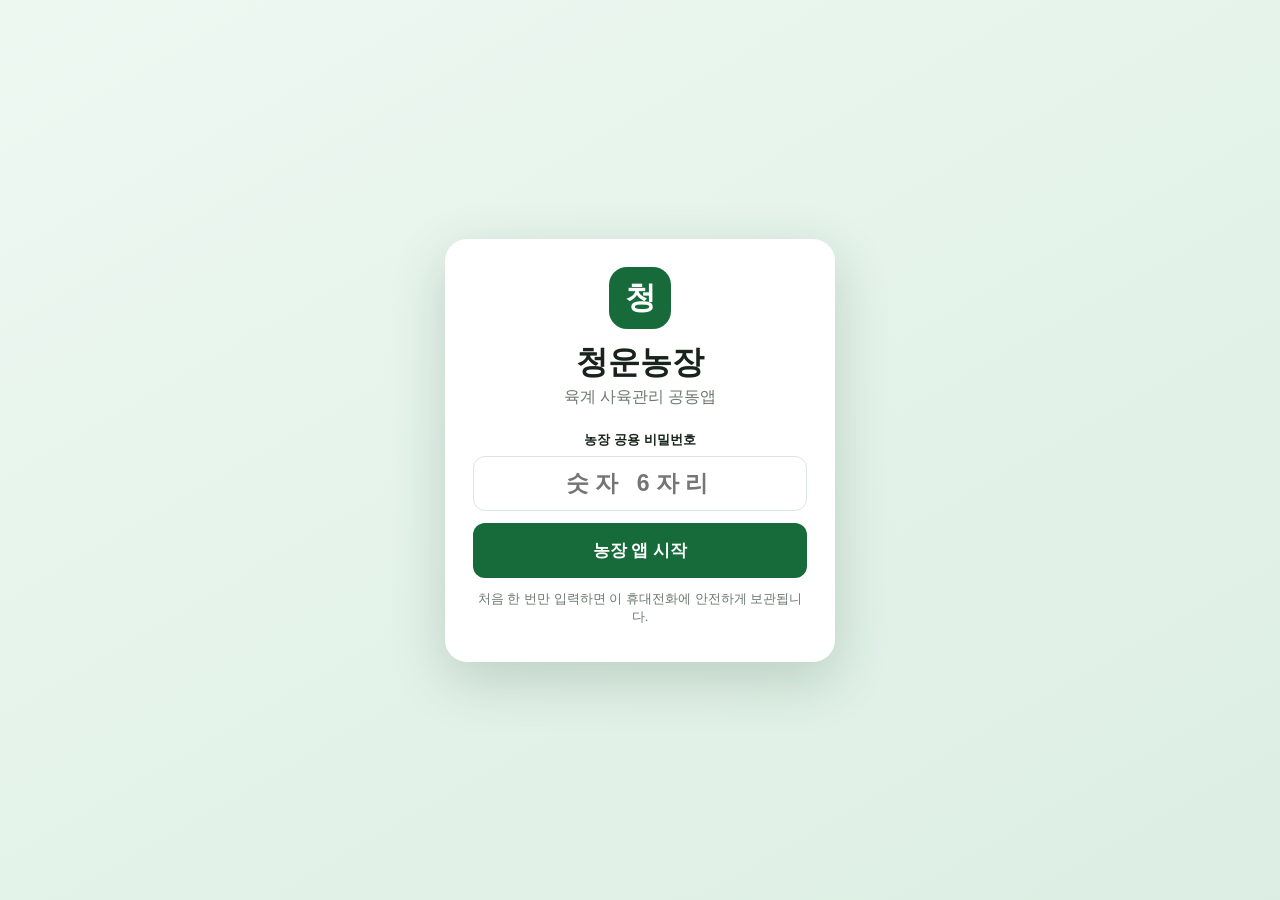
<file: gas-index.html>
<!doctype html>
<html lang="ko"><head><base target="_top"><meta charset="UTF-8"><meta name="viewport" content="width=device-width,initial-scale=1,viewport-fit=cover"><meta name="theme-color" content="#176b3a"><title>청운농장 육계 사육관리</title><link rel="stylesheet" href="https://thqjawns-sketch.github.io/cheongun-farm/styles.css"></head>
<body>
<div id="login" class="login"><form id="loginForm" class="login-card"><div class="logo">청</div><h1>청운농장</h1><p>육계 사육관리 공동앱</p><label>농장 공용 비밀번호<input id="password" type="password" inputmode="numeric" maxlength="6" pattern="[0-9]{6}" placeholder="숫자 6자리" required></label><button>농장 앱 시작</button><small>처음 한 번만 입력하면 이 휴대전화에 안전하게 보관됩니다.</small><b id="loginError"></b></form></div>
<main id="app" hidden><header><div><strong>청운농장</strong><span id="ageLabel">사육 준비</span></div><div id="syncState" class="sync">● 연결 확인</div></header><section id="view"></section><nav id="nav"><button data-tab="home" class="active">⌂<span>홈</span></button><button data-tab="journal">▤<span>사육일지</span></button><button data-tab="graph">⌁<span>그래프</span></button><button data-tab="ship">▣<span>출하</span></button><button data-tab="settings">⚙<span>설정</span></button><button data-tab="haccp">✓<span>HACCP</span></button></nav></main>
<div id="toast"></div><script src="https://thqjawns-sketch.github.io/cheongun-farm/app-gas.js"></script></body></html>
</file>
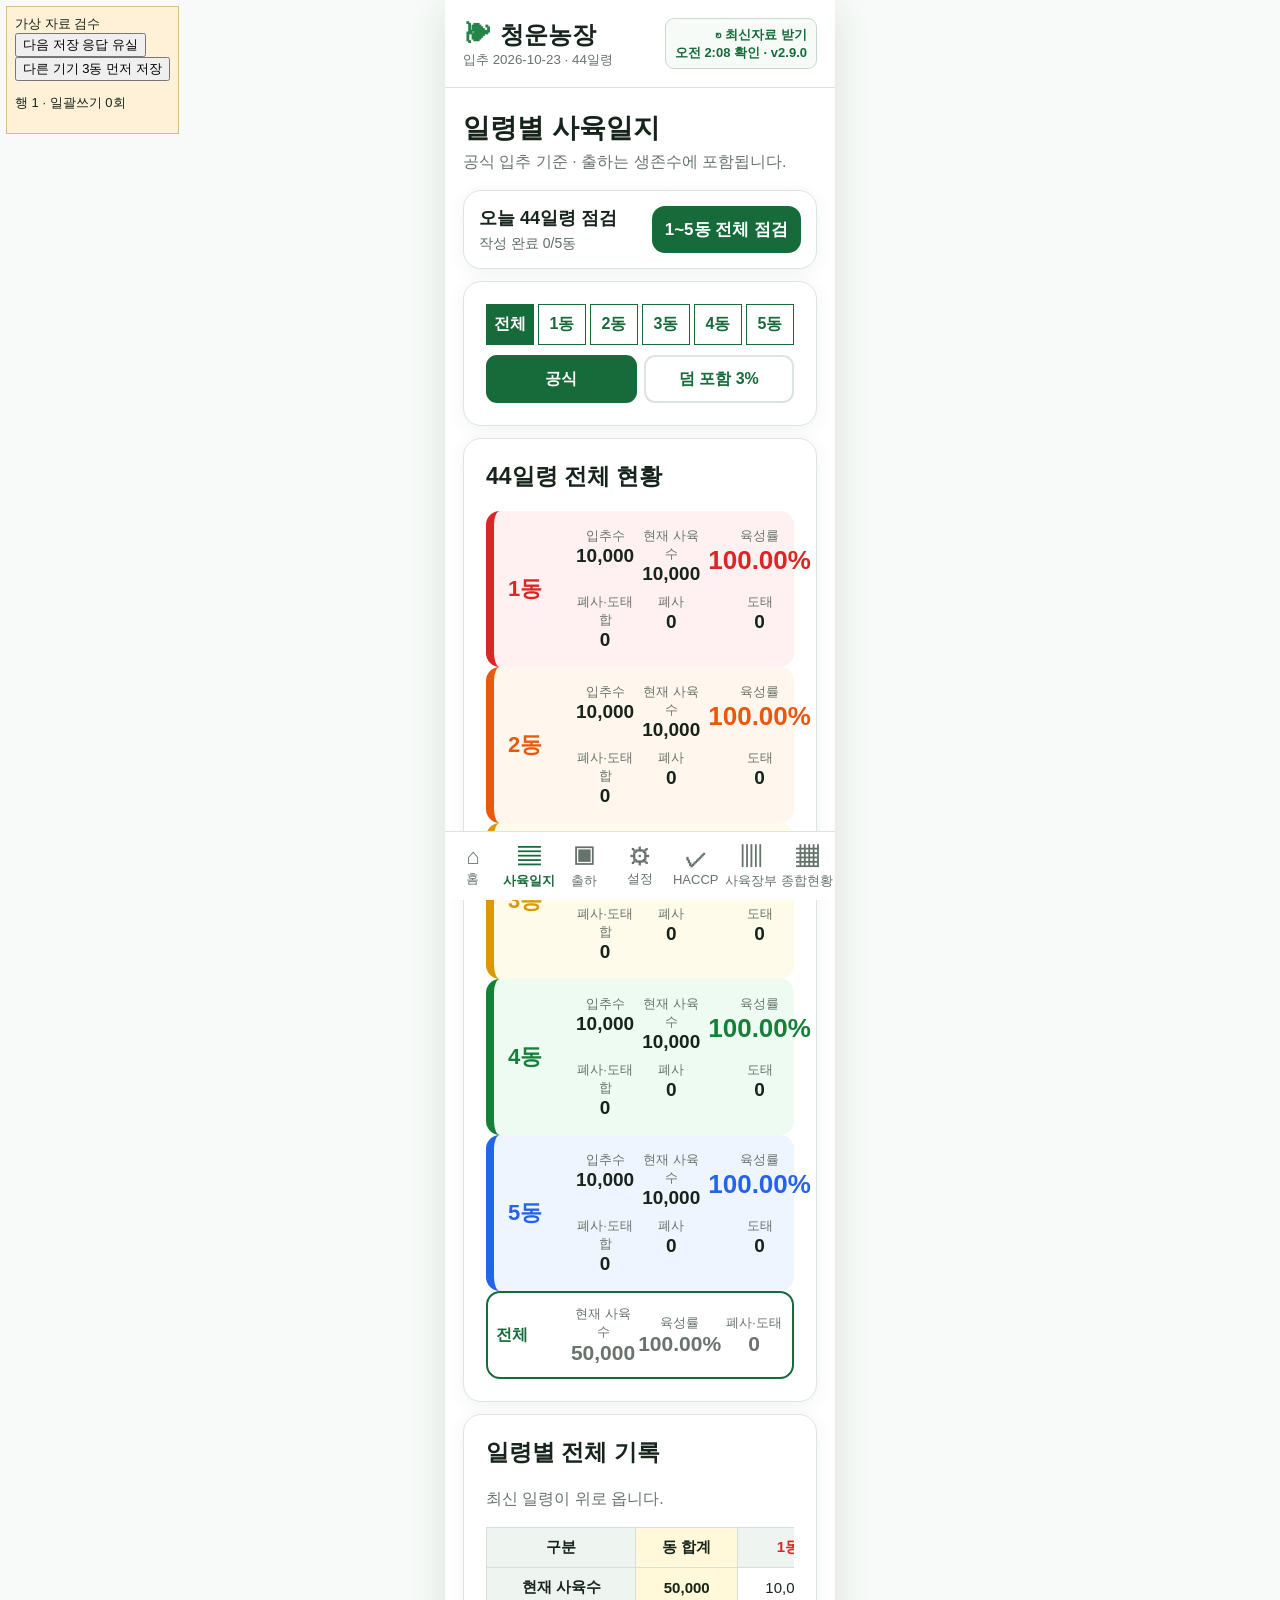
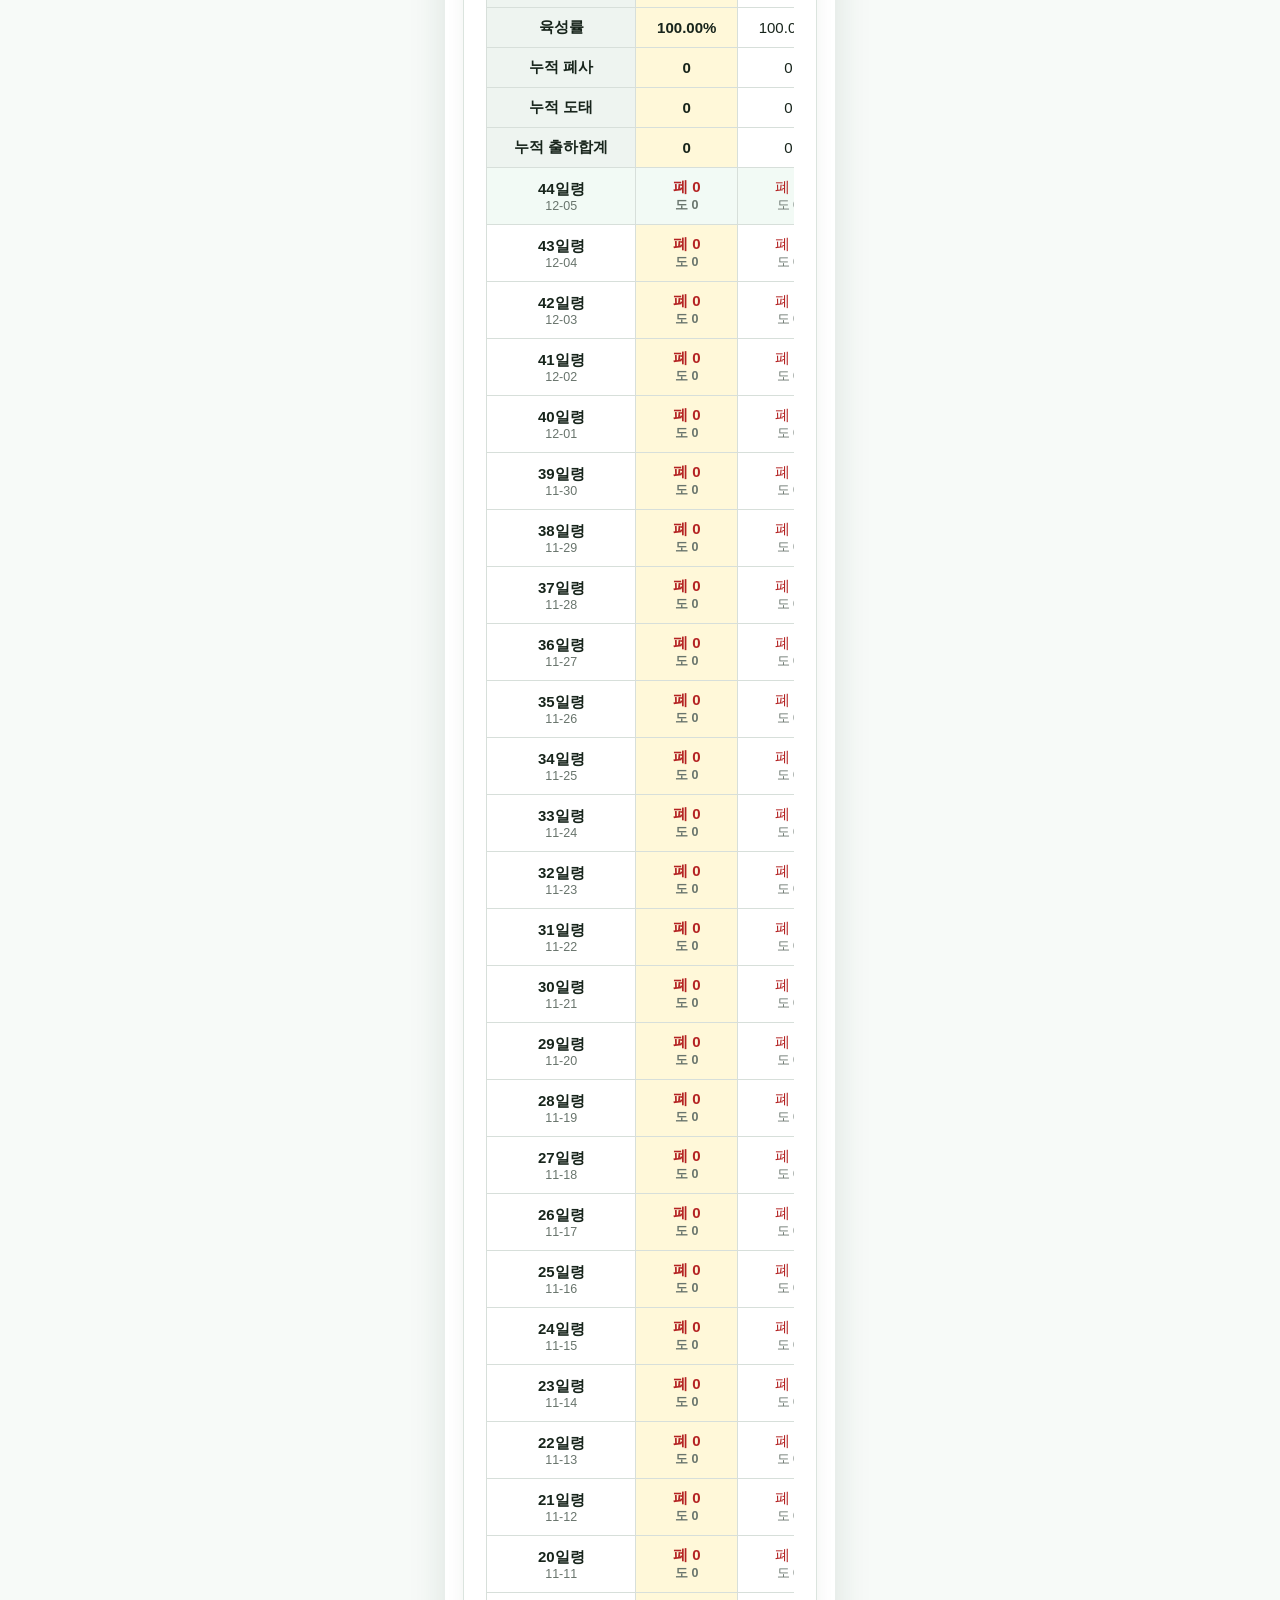
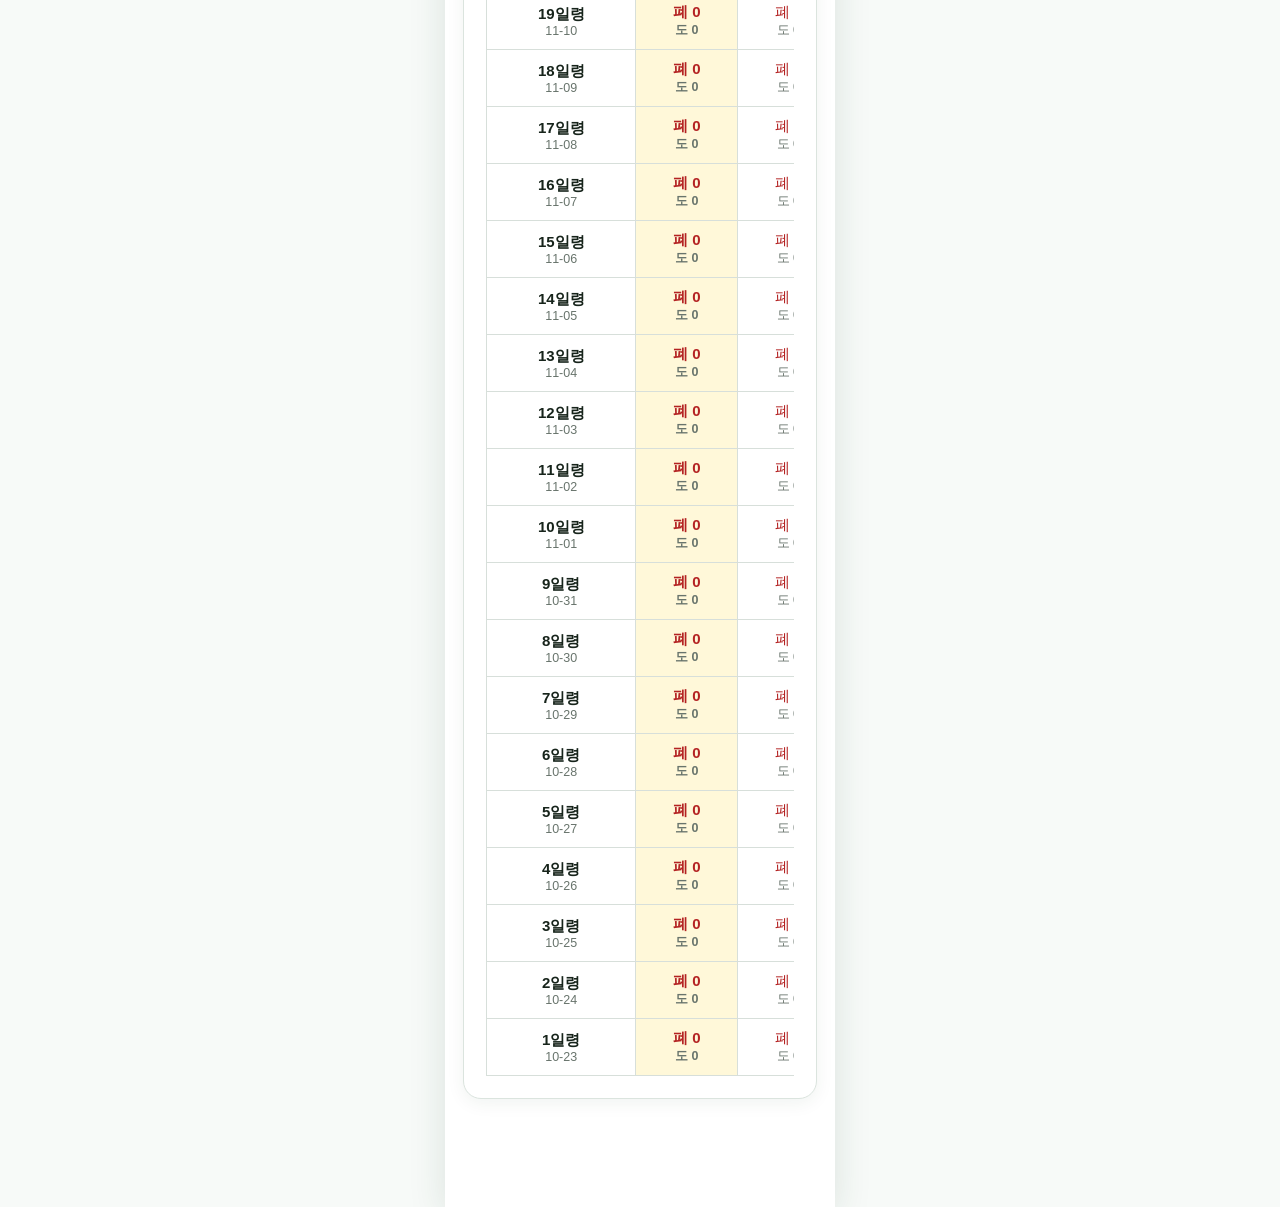
<file: review-batch-checks.html>
<!doctype html><html lang="ko" translate="no" class="notranslate"><head><meta name="google" content="notranslate"><base target="_top"><meta charset="utf-8"><meta name="viewport" content="width=device-width,initial-scale=1,viewport-fit=cover"><meta name="theme-color" content="#176b3a"><meta name="mobile-web-app-capable" content="yes"><meta name="apple-mobile-web-app-capable" content="yes"><title>청운농장 육계 사육관리</title><link rel="manifest" href="./manifest.webmanifest"><link rel="icon" type="image/png" sizes="192x192" href="./icon-192.png"><link rel="apple-touch-icon" href="./icon-192.png">
<style>
:root{--g:#176b3a;--line:#dbe4de;--muted:#68746c}*{box-sizing:border-box}body{margin:0;font-family:Arial,'Noto Sans KR',sans-serif;color:#17241b;background:#f7faf8}button,input,select,textarea{font:inherit}button{cursor:pointer}.app{max-width:680px;margin:auto;min-height:100vh;background:#fff;padding-bottom:78px}header{position:sticky;top:0;z-index:5;display:flex;justify-content:space-between;align-items:center;padding:18px 20px;background:#fff;border-bottom:1px solid var(--line)}header b{font-size:23px}header small{display:block;color:var(--muted)}#sync{font-size:12px;color:#a36500}.page{padding:20px}.page h1{font-size:28px;margin:4px 0}.sub{color:var(--muted);margin:0 0 16px}.card{background:#fff;border:1px solid var(--line);border-radius:18px;padding:18px;margin:12px 0;box-shadow:0 4px 18px #163d2410}.save{width:100%;min-height:55px;border:0;border-radius:13px;background:var(--g);color:#fff;font-weight:900;font-size:17px}.field{display:block;margin:10px 0;font-weight:800}.field input,.field select,.field textarea,input,select,textarea{width:100%;padding:12px;border:1px solid #cbd6cf;border-radius:10px;background:#fff}.field textarea{min-height:86px}.houses{display:grid;grid-template-columns:repeat(5,1fr);gap:6px}.houses button{min-height:50px;background:#fff;border:2px solid var(--c);color:var(--c);border-radius:12px;font-weight:900}.houses button.on{background:var(--c);color:#fff}.grid2{display:grid;grid-template-columns:1fr 1fr;gap:8px}.numbers input{text-align:center;font-size:30px;font-weight:900}.keypad{display:grid;grid-template-columns:repeat(4,1fr);gap:7px}.keypad button{min-height:62px;font-size:20px;font-weight:900;border:1px solid var(--line);background:#fff;border-radius:11px}.record{display:grid;grid-template-columns:55px 1fr auto;gap:8px;align-items:center;padding:12px 0;border-bottom:1px solid var(--line)}.record strong{font-size:19px}.record small{display:block;color:var(--muted)}.tabs{display:grid;grid-template-columns:repeat(6,1fr);gap:4px}.tabs button{min-width:0;padding:9px 1px;background:#fff;border:1px solid var(--g);color:var(--g);font-weight:900}.tabs button.on{background:var(--g);color:#fff}.day{display:grid;grid-template-columns:58px 1fr auto;gap:7px;align-items:center;padding:11px 4px;border-bottom:1px solid var(--line)}.checkgrid,.choices{display:grid;grid-template-columns:1fr 1fr;gap:6px}.checkgrid button,.choices button{min-height:50px;border:2px solid #ccd6cf;background:#fff;border-radius:10px;font-weight:800}.checkgrid button.ok,.choices button.on{border-color:var(--g);background:#edf8f1;color:var(--g)}.checkgrid button.bad{border-color:#c62828;background:#fff0f0;color:#b42323}.status{display:grid;grid-template-columns:repeat(5,1fr);gap:5px;margin:12px 0}.status span{padding:8px 2px;text-align:center;border-radius:9px;background:#fff1e7;color:#98520d;font-size:12px;font-weight:800}.status span.done{background:#e8f6ed;color:var(--g)}.sectionbtn{width:100%;padding:16px;text-align:left;border:1px solid var(--line);border-radius:12px;background:#fff;font-weight:900;margin:5px 0}.note{padding:10px;border-radius:10px;background:#fff8dd;color:#805600;font-size:13px}nav{position:fixed;bottom:0;left:50%;transform:translateX(-50%);width:min(680px,100%);display:grid;grid-template-columns:repeat(6,1fr);background:#fff;border-top:1px solid var(--line);z-index:9}nav button{height:68px;border:0;background:#fff;color:#66736b;font-size:11px}nav button b{display:block;font-size:20px}nav button.on{color:var(--g);font-weight:900}.busy{position:fixed;inset:0;z-index:30;display:grid;place-items:center;background:#ffffffd9}.busy div{padding:22px;border-radius:16px;background:#fff;box-shadow:0 8px 30px #173f2633;color:var(--g);font-weight:900}.hidden{display:none!important}.danger{color:#b42323;border:1px solid #e6b6b6;background:#fff;padding:10px;border-radius:9px}.empty{text-align:center;color:#77827b;padding:25px 5px}@media(max-width:380px){.page{padding:14px}.tabs button{font-size:11px}}
.today-record{border-left:5px solid var(--c);padding:12px 10px;margin:8px 0;border-radius:10px;background:#fafcfb;display:grid;grid-template-columns:56px 1fr auto;gap:9px;align-items:center}.today-record .when{font-size:12px;color:#68746c;font-weight:800}.today-record .detail{font-weight:900}.today-record .memo{font-size:12px;color:#68746c;white-space:nowrap;overflow:hidden;text-overflow:ellipsis;max-width:310px}.house-total{border-left:8px solid var(--c);background:var(--bg);border-radius:14px;padding:13px 12px;margin:9px 0;display:grid;grid-template-columns:64px repeat(3,1fr);gap:5px;text-align:center;align-items:center}.house-total>strong{font-size:22px;color:var(--c);text-align:left}.house-total span{font-size:11px;color:#68746c}.house-total b{display:block;color:#17241b;font-size:18px}.grand-total{border:2px solid var(--g);border-radius:14px;padding:14px;display:grid;grid-template-columns:1.3fr repeat(3,1fr);text-align:center;align-items:center;margin-top:12px}.grand-total strong{color:var(--g);font-size:18px;text-align:left}.grand-total span{font-size:11px;color:#68746c}.grand-total b{display:block;font-size:20px}#sync{cursor:pointer}@media(max-width:380px){.house-total{grid-template-columns:55px repeat(3,1fr);padding:11px 8px}.today-record{grid-template-columns:48px 1fr auto}}
.basis-tabs{display:grid;grid-template-columns:1fr 1fr;gap:7px;margin-top:10px}.basis-tabs button{min-height:48px;border:2px solid var(--line);border-radius:11px;background:#fff;color:var(--g);font-weight:900}.basis-tabs button.on{background:var(--g);border-color:var(--g);color:#fff}.journal-house{border-left:8px solid var(--c);background:var(--bg);border-radius:14px;padding:12px 10px;margin:9px 0;display:grid;grid-template-columns:58px 1fr 1fr 1fr;gap:4px;text-align:center;align-items:center}.journal-house>strong{font-size:22px;color:var(--c);text-align:left}.journal-house span,.journal-total span,.actual-strip span{font-size:10px;color:#68746c}.journal-house b{display:block;font-size:16px;color:#17241b}.journal-house .rate b{font-size:21px;color:var(--c)}.journal-total{border:2px solid var(--g);border-radius:14px;padding:12px 8px;display:grid;grid-template-columns:1.2fr repeat(3,1fr);gap:3px;text-align:center;align-items:center}.journal-total strong{color:var(--g);text-align:left}.journal-total b,.actual-strip b{display:block;font-size:18px}.actual-strip{margin-top:10px;padding:12px;border-radius:12px;background:#edf8f1;display:grid;grid-template-columns:repeat(3,1fr);text-align:center}.journal-table-wrap{overflow-x:auto;-webkit-overflow-scrolling:touch}.journal-table{width:100%;min-width:600px;border-collapse:collapse;font-size:12px}.journal-table th,.journal-table td{border:1px solid #d7dfda;padding:8px 5px;text-align:center;white-space:nowrap}.journal-table thead th,.journal-table .summary-label{background:#eef4f0;font-weight:900}.journal-table .total-col{background:#fff8d9;font-weight:900}.journal-table small{display:block;color:#68746c}.journal-table .death{color:#b42323}.journal-table .cull{color:#68746c}.journal-table tr.current-day td{background:#f2faf5}.house-detail-head{border-left:8px solid var(--c);background:var(--bg);border-radius:14px;padding:15px}.house-detail-head h2{margin:0;color:var(--c)}.house-detail-grid{display:grid;grid-template-columns:repeat(3,1fr);gap:8px;margin-top:12px;text-align:center}.house-detail-grid span{font-size:11px;color:#68746c}.house-detail-grid b{display:block;font-size:18px;color:#17241b}.house-detail-grid .rate b{font-size:23px;color:var(--c)}@media(max-width:380px){.journal-house{grid-template-columns:52px 1fr 1fr 1fr;padding:10px 6px}.journal-house b{font-size:14px}.journal-house .rate b{font-size:18px}}
#sync{display:inline-block;vertical-align:middle;line-height:1.35;text-align:right;white-space:pre-line;padding:7px 9px;border:1px solid #c8d8cd;border-radius:9px;background:#f7fbf8;font-weight:800}.day{grid-template-columns:58px minmax(0,1fr) auto;align-items:start}.journal-note{margin-top:6px;padding:8px 10px;border-radius:9px;font-size:12px;line-height:1.45}.journal-note.worker{background:#edf8f1;border-left:4px solid #176b3a;color:#185f36}.journal-note.check-ok{background:#eef5ff;border-left:4px solid #2563eb;color:#245ba8}.journal-note.check-bad{background:#fff3e5;border-left:4px solid #e67e22;color:#9a4d0b}.journal-note b{display:block;margin-bottom:2px}.day-detail{display:block;min-width:0}
.journal-six{grid-column:2/-1;display:grid;grid-template-columns:repeat(3,1fr);gap:8px;text-align:center}.journal-six span{font-size:10px;color:#68746c}.journal-six b{display:block;font-size:16px;color:#17241b}.journal-six .rate b{font-size:22px;color:var(--c)}.shipment-panel{margin-top:11px;padding:13px;border:2px solid #93c5aa;border-radius:13px;background:#edf8f1}.shipment-head{display:flex;justify-content:space-between;align-items:end;gap:8px}.shipment-head strong{font-size:18px;color:#176b3a}.shipment-rate{text-align:right;color:#68746c;font-size:11px}.shipment-rate b{display:block;color:#176b3a;font-size:24px}.shipment-list{margin-top:9px;border-top:1px solid #c7dfd0}.shipment-item{display:flex;justify-content:space-between;gap:8px;padding:8px 1px;border-bottom:1px solid #d7e8dd;font-size:13px}.shipment-diff{margin-top:8px;padding:8px;border-radius:8px;background:#fff6dc;text-align:center;font-weight:900}.final-choice{margin-top:10px;padding:14px;border:2px solid #176b3a;border-radius:13px;background:#f5fbf7}.final-choice h3{margin:0 0 5px}.final-choice-actions{display:grid;grid-template-columns:1fr 1fr;gap:7px;margin-top:11px}.final-choice-actions button{min-height:58px;border-radius:11px;font-weight:900}.partial-choice{border:2px solid #176b3a;background:#fff;color:#176b3a}.complete-choice{border:0;background:#176b3a;color:#fff}@media(max-width:380px){.journal-six{gap:5px}.journal-six b{font-size:14px}}
.graph-bars{display:grid;gap:10px}.graph-row{display:grid;grid-template-columns:68px minmax(0,1fr) 52px;gap:10px;align-items:center}.graph-row>span{font-weight:800}.graph-track{height:22px;border-radius:12px;background:#e8efea;overflow:hidden}.graph-fill{display:block;height:100%;min-width:3px;border-radius:12px;background:linear-gradient(90deg,#22924f,#176b3a)}.graph-row strong{text-align:right;font-size:18px}.graph-summary{display:grid;grid-template-columns:repeat(4,1fr);gap:8px}.graph-summary span{padding:13px 7px;border:1px solid var(--line);border-radius:12px;text-align:center;color:var(--muted);font-size:13px}.graph-summary b{display:block;margin-top:4px;color:#17241b;font-size:21px}.graph-house{display:grid;grid-template-columns:58px 1fr 84px;gap:8px;align-items:center;padding:11px 0;border-bottom:1px solid var(--line)}.graph-house>strong{font-size:19px}.graph-house .graph-track{height:18px}.graph-house>span{text-align:right;font-weight:900}.readable-label{font-size:14px;color:var(--muted)}
/* 휴대폰은 큰 글씨의 1열, 넓은 화면은 같은 기능을 2열 대시보드로 표시 */
body{font-size:16px}.sub{font-size:16px;line-height:1.5}.card h2{font-size:23px}.field{font-size:16px}.field input,.field select,.field textarea,input,select,textarea{font-size:17px}.record{font-size:16px}.record small{font-size:14px;line-height:1.45}.note{font-size:15px;line-height:1.5}.today-record .when,.today-record .memo{font-size:14px}.today-record .detail{font-size:17px}.house-total span,.grand-total span,.journal-house span,.journal-total span,.actual-strip span,.journal-six span,.house-detail-grid span{font-size:13px}.house-total b,.journal-house b,.journal-six b,.house-detail-grid b{font-size:19px}.journal-house .rate b,.journal-six .rate b,.house-detail-grid .rate b{font-size:26px}.journal-total b,.actual-strip b{font-size:21px}.shipment-item{font-size:15px}.shipment-rate{font-size:13px}.journal-table{font-size:14px}.journal-table th,.journal-table td{padding:10px 7px}.day{font-size:16px}.journal-note{font-size:14px}nav button{font-size:13px}nav button b{font-size:22px}#sync{font-size:13px}
@media(min-width:760px){.app{max-width:1040px}.page{padding:28px 32px}.page h1{font-size:34px}header{padding:20px 32px}header b{font-size:27px}nav{width:min(1040px,100%)}.pc-two{display:grid;grid-template-columns:minmax(0,1fr) minmax(0,1fr);gap:18px;align-items:start}.pc-two>.card{margin:0}.journal-house{grid-template-columns:70px 1fr;padding:16px 14px}.journal-six{grid-template-columns:repeat(6,1fr)}.journal-table{min-width:760px;font-size:15px}.graph-summary span{font-size:14px}.graph-summary b{font-size:24px}}
@media(min-width:1100px){body{padding:20px 0}.app{border-radius:20px;box-shadow:0 8px 35px #163d2420;overflow:hidden}.card{padding:22px}.page h1{font-size:36px}}
.check-pill{min-width:96px;min-height:42px;padding:8px 12px;border-radius:999px;font-size:15px;font-weight:900;white-space:nowrap}.check-pill.pending{border:2px solid #d88700;background:#fff;color:#a86400}.check-pill.normal{border:1px solid #8fc8a5;background:#edf8f1;color:#176b3a}.check-pill.abnormal{border:1px solid #efad78;background:#fff1e6;color:#b54816}.trend-card{overflow:hidden}.trend-title{display:flex;justify-content:space-between;align-items:end;gap:10px;margin-bottom:8px}.trend-title h2{margin:0}.trend-title strong{color:var(--g);font-size:20px}.trend-chart{width:100%;height:260px;display:block}.trend-grid{stroke:#dfe7e1;stroke-width:1}.trend-line{fill:none;stroke:#176b3a;stroke-width:4;stroke-linecap:round;stroke-linejoin:round}.trend-point{fill:#176b3a;stroke:#fff;stroke-width:2;cursor:pointer}.trend-point.selected{fill:#fff;stroke:#176b3a;stroke-width:4}.trend-axis{fill:#68746c;font-size:12px}.trend-detail{display:grid;grid-template-columns:repeat(4,1fr);gap:1px;margin-top:8px;border-radius:12px;overflow:hidden;background:#dce9e0}.trend-detail span{padding:11px 6px;text-align:center;background:#edf8f1;color:#59665e;font-size:13px}.trend-detail b{display:block;margin-top:3px;color:#176b3a;font-size:20px}.comparison-list{margin-top:10px}.comparison-row{display:grid;grid-template-columns:48px minmax(0,1fr) 82px;gap:9px;align-items:center;padding:7px 0}.comparison-row strong{padding:5px;border-radius:8px;text-align:center;color:#fff}.comparison-row .graph-track{height:15px}.comparison-row>span{text-align:right;font-weight:900}.desktop-trend{display:none}.journal-dashboard{display:block}.desktop-record-title{display:none}
@media(max-width:520px){.trend-chart{height:225px}.trend-detail{grid-template-columns:1fr 1fr}.trend-detail span{font-size:12px}.check-pill{min-width:82px;padding:7px 9px;font-size:14px}}
@media(min-width:900px){.desktop-trend{display:block}.journal-dashboard{display:grid;grid-template-columns:minmax(0,1.02fr) minmax(0,.98fr);gap:18px;align-items:start;margin:12px 0}.journal-dashboard>.card{margin:0;height:100%}.journal-dashboard .journal-house{grid-template-columns:64px 1fr}.journal-dashboard .journal-six{grid-template-columns:repeat(3,1fr)}.all-houses{display:grid;grid-template-columns:1fr 1fr;gap:10px}.all-houses>h2,.all-houses>.journal-total,.all-houses>.shipment-panel{grid-column:1/-1}.all-houses>.journal-house{margin:0}.desktop-record-title{display:block}.trend-chart{height:300px}}
/* v2.1.9: 사육일지는 기록 화면으로 복구하고, PC 종합현황은 별도 고정형 현황판으로 제공 */
.journal-dashboard{display:block!important;margin:0!important}.journal-dashboard>.card{height:auto!important}.desktop-trend{display:none!important}.all-houses{display:block!important}
.day{display:grid;grid-template-columns:minmax(0,1fr) auto;gap:8px 12px;align-items:center;margin:10px 0;padding:14px;border:1px solid #dfe7e1;border-radius:14px;background:#fff;box-shadow:0 2px 10px #163d240a}.day>b{grid-column:1;grid-row:1;font-size:20px}.day>.check-pill{grid-column:2;grid-row:1}.day>.day-detail{grid-column:1/-1;grid-row:2;padding-top:2px;font-size:17px;font-weight:800}.day>.day-detail>small{display:inline!important;margin-left:8px;font-size:14px;font-weight:500}.journal-note{width:100%;margin-top:9px;padding:11px 13px}.journal-note b{display:inline;margin-right:8px}.check-pill{min-height:38px;min-width:88px;font-size:14px}
nav{overflow-x:auto;overflow-y:hidden;grid-template-columns:repeat(7,minmax(72px,1fr));scrollbar-width:none}nav::-webkit-scrollbar{display:none}
.overview-page{overflow-x:auto;margin:0 -20px;padding:0 20px 18px;-webkit-overflow-scrolling:touch}.overview-board{min-width:1320px;max-width:1560px;margin:0 auto;padding-bottom:8px}.overview-head{display:flex;justify-content:space-between;align-items:end;gap:18px;margin:8px 0 18px}.overview-head h2{margin:0;font-size:30px}.overview-head p{margin:5px 0 0;color:var(--muted)}.overview-controls{display:flex;gap:8px}.overview-controls button{min-width:92px;min-height:44px;padding:8px 14px;border:1px solid var(--g);border-radius:10px;background:#fff;color:var(--g);font-weight:900}.overview-controls button.on{background:var(--g);color:#fff}.overview-kpis{display:grid;grid-template-columns:1.15fr repeat(5,1fr);gap:10px}.overview-kpi{padding:16px;border:1px solid var(--line);border-radius:15px;background:#fff;box-shadow:0 4px 16px #163d2410;color:var(--muted);font-size:14px}.overview-kpi.primary{background:#176b3a;color:#dff2e6}.overview-kpi b{display:block;margin-top:6px;color:#17241b;font-size:26px}.overview-kpi.primary b{color:#fff;font-size:29px}.overview-main{display:grid;grid-template-columns:minmax(0,1.4fr) minmax(390px,.6fr);gap:16px;margin-top:16px}.overview-card{margin:0!important;padding:20px!important}.overview-house-table,.overview-day-table{width:100%;border-collapse:collapse}.overview-house-table th,.overview-house-table td,.overview-day-table th,.overview-day-table td{padding:11px 9px;border:1px solid #d8e1db;text-align:center;white-space:nowrap}.overview-house-table th,.overview-day-table th{background:#eef4f0}.overview-house-table tbody tr:last-child{background:#f4faf6;font-weight:900}.overview-rate{font-size:19px;font-weight:900;color:var(--g)}.overview-side{display:grid;gap:16px;align-content:start}.overview-side .trend-chart{height:280px}.overview-compare{display:grid;grid-template-columns:1fr 1fr;gap:12px}.overview-bottom{display:grid;grid-template-columns:1fr 1fr;gap:16px;margin-top:16px}.overview-list{max-height:330px;overflow:auto}.overview-list-row{display:grid;grid-template-columns:88px 1fr auto;gap:12px;align-items:center;padding:11px 2px;border-bottom:1px solid var(--line)}.overview-list-row small{display:block;color:var(--muted);margin-top:3px}.overview-badge{display:inline-block;padding:5px 8px;border-radius:8px;background:#edf8f1;color:var(--g);font-weight:900}.overview-table-card{margin-top:16px!important}.overview-day-table .total{background:#fff8d9;font-weight:900}.overview-day-table .today-row td{background:#f0faf4}.overview-empty{padding:24px;text-align:center;color:var(--muted)}
.overview-title,.overview-date{display:none}.app.overview-mode header{display:grid;grid-template-columns:1fr auto 1fr;gap:20px}.app.overview-mode .overview-title{display:block;text-align:center;font-size:30px}.app.overview-mode .overview-date{display:block;text-align:right;font-size:14px;color:var(--muted)}.app.overview-mode .overview-date b{display:block;color:#17241b;font-size:25px}.app.overview-mode #sync{margin-left:auto}.overview-farm-grid,.overview-entry-grid{display:grid;grid-template-columns:repeat(4,1fr);gap:1px;border:1px solid var(--line);border-radius:13px;overflow:hidden;background:var(--line)}.overview-info-cell{padding:13px 15px;background:#fff;color:var(--muted);font-size:13px}.overview-info-cell b{display:block;margin-top:4px;color:#17241b;font-size:17px}.overview-wide{grid-column:span 2}.overview-alerts{display:grid;grid-template-columns:1fr 1fr;gap:16px}.overview-alert-row{padding:12px 2px;border-bottom:1px solid var(--line)}.overview-alert-row b{display:block;margin-bottom:4px}.overview-alert-row small{color:var(--muted)}.overview-alert-row.bad{padding:12px;border-left:5px solid #e67e22;background:#fff3e5;border-radius:9px}.overview-day-table td.detail-text{max-width:310px;white-space:normal;text-align:left}.overview-autosync{display:inline-block;margin-left:8px;padding:4px 7px;border-radius:7px;background:#edf8f1;color:var(--g);font-size:12px;font-weight:900}
@media(min-width:1100px){body{padding:0}.app{width:96vw;max-width:1640px;border-radius:0}.page{padding:28px 34px}header{padding:20px 34px}nav{width:min(1640px,96vw)}.overview-page{margin:0 -34px;padding:0 34px 18px}}
@media(max-width:1099px){.overview-board{min-width:1320px}.overview-page:before{content:'넓은 현황판입니다. 좌우로 밀어서 확인하세요.';display:block;position:sticky;left:0;width:max-content;margin:2px 0 10px;padding:7px 10px;border-radius:8px;background:#fff8dd;color:#805600;font-size:13px;font-weight:800}}
.medicine-tabs{display:grid;grid-template-columns:repeat(5,1fr);gap:6px;margin-bottom:14px}.medicine-tabs button{min-height:48px;border:2px solid #cbd6cf;border-radius:10px;background:#fff;color:#176b3a;font-weight:900}.medicine-tabs button.on{border-color:#176b3a;background:#176b3a;color:#fff}.medicine-shelf{display:grid;grid-template-columns:repeat(2,minmax(0,1fr));gap:10px}.medicine-card{padding:15px;border:1px solid #cfe0d4;border-left:6px solid #176b3a;border-radius:13px;background:#f8fcf9}.medicine-card h3{margin:0 0 8px}.medicine-card .stock{display:block;color:#176b3a;font-size:28px;font-weight:900}.medicine-card small{display:block;margin-top:4px;color:#68746c}.medicine-history{display:grid;grid-template-columns:72px minmax(0,1fr) auto;gap:10px;align-items:center;padding:12px 0;border-bottom:1px solid var(--line)}.medicine-history .kind{padding:6px;border-radius:8px;text-align:center;background:#eef4f0;color:#176b3a;font-weight:900}.medicine-history .kind.out{background:#fff2e8;color:#b45309}.medicine-history small{display:block;color:#68746c}.medicine-warning{margin-top:8px;padding:11px 13px;border-left:5px solid #dc2626;border-radius:10px;background:#fff0f0;color:#9f1d1d;font-weight:900}.journal-note.medicine{background:#f3efff;border-left:4px solid #7c3aed;color:#5b21b6}.journal-note.withdrawal{background:#fff0f0;border-left:4px solid #dc2626;color:#9f1d1d}.journal-note.available{background:#edf8f1;border-left:4px solid #176b3a;color:#176b3a}.sectionbtn.disabled{color:#7a847d;background:#f4f6f5}.haccp-lock{max-width:480px;margin:30px auto}.hold-alert{padding:13px;border:2px solid #dc2626;border-radius:12px;background:#fff0f0;color:#9f1d1d;font-weight:900}@media(max-width:520px){.medicine-tabs{grid-template-columns:1fr 1fr}.medicine-shelf{grid-template-columns:1fr}.medicine-history{grid-template-columns:62px minmax(0,1fr) auto}}

/* v2.2.5: wide overview, compact spacing, all detail records retained */
.app.overview-mode{max-width:1920px;width:98vw}
.app.overview-mode header{padding:14px 24px}
.app.overview-mode .page{padding:14px 24px}
.overview-page{margin:0 -24px;padding:0 24px 12px}
.overview-board{max-width:none;display:grid;grid-template-columns:minmax(0,1fr) minmax(0,1fr);gap:12px;align-items:start}
.overview-board>*{grid-column:1/-1;min-width:0}
.overview-main,.overview-side{display:contents}
.overview-main>.overview-card{grid-column:1/-1}
.overview-side>.overview-card{grid-column:auto;align-self:stretch}
.overview-card{padding:16px!important}
.overview-table-card{margin-top:0!important}
.overview-head{margin:0;gap:12px}
.overview-head h2{font-size:27px}
.overview-controls button{min-width:78px;min-height:40px}
.overview-kpi{padding:12px 14px;font-size:15px}
.overview-kpi b{font-size:28px;margin-top:4px}
.overview-kpi.primary b{font-size:31px}
.overview-card h2{font-size:23px;margin:0 0 12px}
.overview-house-table{font-size:16px}
.overview-house-table th,.overview-house-table td{padding:10px 8px}
.overview-house-table small{font-size:13px}
.overview-rate{font-size:21px}
.overview-side .trend-chart{height:230px}
.overview-compare{grid-template-columns:1fr 1fr}.overview-compare.overview-compare-all{grid-template-columns:1fr}
.overview-compare h3{margin:0 0 12px;font-size:18px}
.overview-compare .comparison-row{grid-template-columns:64px minmax(0,1fr) 86px;gap:14px;padding:13px 0;font-size:19px}
.overview-compare .graph-track{height:22px}
.overview-compare .comparison-row strong{padding:8px}
.overview-alerts{gap:20px}
.overview-alerts h3{font-size:17px;margin:0 0 6px}
.overview-empty{padding:12px;font-size:15px}
.overview-alert-row{font-size:16px;padding:9px 0}
.overview-day-table{font-size:15px}
.overview-day-table th,.overview-day-table td{padding:8px}
.overview-day-table small{font-size:13px}
.overview-board>.overview-farm-card,.overview-board>.overview-entry-card{grid-column:auto;align-self:stretch}
.overview-farm-grid,.overview-entry-grid{grid-template-columns:repeat(4,minmax(0,1fr))}
.overview-info-cell{padding:10px 12px;font-size:13px;overflow-wrap:anywhere}
.overview-info-cell b{font-size:16px}
.overview-shipping>h2{font-size:23px;margin:0 0 12px}
.overview-shipping .overview-card{margin-bottom:10px!important}
@media(min-width:1600px){.overview-side .trend-chart{height:250px}.overview-house-table{font-size:18px}.overview-house-table th,.overview-house-table td{padding:11px 10px}.overview-rate{font-size:23px}.overview-info-cell{font-size:14px}.overview-info-cell b{font-size:17px}}

.farm-icon{display:inline-block;width:20px;height:20px;vertical-align:-4px;margin-right:6px;flex-shrink:0}
.farm-brand:before{content:'❧';display:inline-block;margin-right:9px;color:#278449;font-size:1.15em}
.overview-kpi{position:relative;padding-left:52px;background:#fafcfb}
.overview-kpi>.farm-icon{position:absolute;top:17px;left:15px;width:25px;height:25px}
.overview-kpi.kpi-stock{background:#edf8f1;color:#176b3a;border-color:#bddbc8}
.overview-kpi.kpi-stock b,.overview-kpi.kpi-stock.primary b{color:#176b3a}
.overview-kpi.kpi-loss{background:#fff8ed;color:#98550a}.overview-kpi.kpi-ship{background:#f2f6fc;color:#385b83}
.rate-official{color:#2563eb!important}.rate-bonus{color:#7c3aed!important}.rate-actual{color:#16803a!important}
.overview-kpi.rate-official{background:#eff5ff;border-color:#c9dbff}.overview-kpi.rate-bonus{background:#f7f1ff;border-color:#e0cffa}.overview-kpi.rate-actual{background:#eff9f2;border-color:#c6e6cf}
.overview-kpi.rate-official b{color:#2563eb}.overview-kpi.rate-bonus b{color:#7c3aed}.overview-kpi.rate-actual b{color:#16803a}
.farm-house-button{border:1.5px solid var(--house-color)!important;color:var(--house-ink)!important;background:var(--house-tint)!important;font-weight:900}
.farm-house-button.on{background:var(--house-color)!important;color:#fff!important;box-shadow:0 2px 7px #183b2522}
.farm-house-button.on[data-oh="3"],.farm-house-button.on[data-house="3"]{color:#302500!important}
.overview-card>h2{display:flex;align-items:center;gap:3px}.overview-card>h2>.farm-icon{color:#176b3a;width:22px;height:22px}
.house-overview .overview-main>.overview-house-details,.house-overview>.overview-alert-card{grid-column:auto;align-self:stretch}
.house-detail-cells{display:grid;grid-template-columns:repeat(4,minmax(0,1fr));border:1px solid #dbe4de;border-radius:10px;overflow:hidden;background:#dbe4de;gap:1px}
.house-detail-cells>div{padding:12px 10px;background:#f7faf8}.house-detail-cells span{display:block;font-size:13px;color:#627269;white-space:nowrap}.house-detail-cells span .farm-icon{width:16px;height:16px;margin-right:3px;vertical-align:-3px}.house-detail-cells b{display:block;font-size:22px;margin-top:7px}
.house-overview .overview-alert-card .overview-alerts{gap:15px}.house-overview .overview-alert-row{font-size:14px;line-height:1.5}.overview-alert-row small{display:block}.house-overview .overview-alert-card h2{font-size:20px}
.normal-text{color:#16803a}.withdrawal-text{color:#b42323}.pending-text{color:#98620a}
.house-daily-table{table-layout:fixed;font-size:14px}.house-daily-table th,.house-daily-table td{white-space:normal;overflow-wrap:anywhere;padding:8px 6px}.house-daily-table th:nth-child(1){width:8%}.house-daily-table th:nth-child(2),.house-daily-table th:nth-child(3),.house-daily-table th:nth-child(4){width:5%}.house-daily-table th:nth-child(5){width:12%}.house-daily-table th:nth-child(6){width:19%}.house-daily-table th:nth-child(7){width:19%}.house-daily-table th:nth-child(8){width:19%}.house-daily-table th:nth-child(9){width:8%}.house-daily-table .farm-icon{width:15px;height:15px;margin-right:3px;vertical-align:-3px}.house-daily-table th small{display:block}.house-daily-table .medicine-cell{font-size:13px}
@media(min-width:1600px){.house-detail-cells b{font-size:25px}.house-detail-cells>div{padding:14px}.house-overview .overview-alert-row{font-size:16px}.house-daily-table{font-size:16px}}

</style>
<style>
/* v2.8.0 daily record readability */
.overview-board .overview-day-table{font-size:21px;font-weight:800;color:#17241b;font-variant-numeric:tabular-nums}
.overview-board .overview-day-table th,.overview-board .overview-day-table td{padding:9px 8px;line-height:1.4}
.overview-board .overview-day-table thead th{font-size:17px;font-weight:800}
.overview-board .overview-day-table small{font-size:15px;font-weight:700}
.overview-board .overview-day-table tbody th{font-size:19px;font-weight:800}
.overview-board .overview-day-table tbody th small{display:block;color:#4b5d52;font-size:15px}
.overview-board .overview-day-table .total{font-size:23px;font-weight:900;color:#17241b}
.overview-board .overview-day-table tbody td small:first-of-type{color:#43554a!important;font-size:16px}
.overview-board .house-daily-table tbody td{font-size:20px}
.overview-board .house-daily-table tbody td:nth-child(2),.overview-board .house-daily-table tbody td:nth-child(3){font-size:22px;font-weight:800}
.overview-board .house-daily-table tbody td.detail-text{font-size:17px;font-weight:650;line-height:1.45}
.overview-board .house-daily-table tbody td.total{font-size:23px;font-weight:900}
</style>
<style>
/* v2.8.0 compact daily records */
.overview-board .overview-day-table th,.overview-board .overview-day-table td,.overview-board .overview-day-table td.detail-text{text-align:center;vertical-align:middle}
.daily-cell-meta{display:flex;justify-content:center;align-items:center;gap:5px;flex-wrap:wrap;font-size:16px;font-weight:700;color:#43554a;line-height:1.45;margin-top:2px}
.daily-cell-meta>span{white-space:nowrap}
.daily-check-badge{display:inline-flex;align-items:center;padding:2px 5px;border-radius:6px;font-size:13px;font-weight:800;border:1px solid}
.daily-check-badge.is-normal{color:#176b3a;background:#e8f5ed;border-color:#b9dcc6}
.daily-check-badge.is-abnormal{color:#b42323;background:#fff0f0;border-color:#edb8b8}
.daily-check-badge.is-pending{color:#925400;background:#fff4df;border-color:#e7ca97}
.daily-note-marker{font-size:12px;color:#7546a1}
.house-overview .overview-alert-card{height:270px;box-sizing:border-box;overflow:hidden}
.house-overview .overview-alert-card>h2{margin-bottom:12px}
.house-overview .overview-alerts{min-height:0}
.house-overview .overview-alerts>div{min-width:0}
.house-overview .overview-alerts h3{margin:0 0 8px;font-size:17px}
.house-alert-scroll{height:175px;overflow-y:auto;overscroll-behavior:contain;scrollbar-gutter:stable;padding-right:5px}
.house-alert-scroll:focus-visible{outline:2px solid #278449;outline-offset:2px}
.house-alert-scroll .overview-alert-row{overflow-wrap:anywhere}
</style>
<style>.haccp-page{color:#19212b;background:#f6f7f9;min-height:70vh}.haccp-page>.sub:empty{display:none}.haccp-page h1{font-size:27px;margin-bottom:20px}.haccp-page h2{display:flex;align-items:center;gap:8px;margin:0 0 18px;font-size:21px}.haccp-page .card{border-color:#dce0e6;box-shadow:0 3px 12px #15223808;background:#fff}.haccp-page .field{color:#252d38;font-size:16px;margin:16px 0}.haccp-page input,.haccp-page select,.haccp-page textarea{color:#17212e;border-color:#b7c0cc;font-size:17px;background:#fff}.haccp-page input:focus,.haccp-page textarea:focus,.haccp-page select:focus{outline:2px solid #3f7760;outline-offset:2px}.haccp-page .sub,.haccp-page small{color:#4c5868}.haccp-page fieldset{padding:0;margin:20px 0;border:0;min-width:0}.haccp-page fieldset[hidden]{display:none}.haccp-page legend{font-size:16px;font-weight:800;margin-bottom:10px;color:#252d38}.haccp-page .choices{gap:8px}.haccp-page .choices button,.haccp-quarters button,.haccp-house-choices button{border:1px solid #b7c0cc;background:#fff;color:#263243;min-height:50px;border-radius:10px;font-size:16px;font-weight:700;padding:9px}.haccp-page .choices button.on,.haccp-quarters button.on,.haccp-house-choices button.on{background:#edf5f0;border:2px solid #28734c;color:#153b29;box-shadow:inset 0 0 0 1px #28734c}.haccp-page button:focus-visible{outline:3px solid #3276b1;outline-offset:2px}.haccp-page .save{font-size:18px;background:#226a45;min-height:54px}.haccp-page button:disabled{opacity:.55;cursor:default}.haccp-page .haccp-back{display:flex;justify-content:center;align-items:center;gap:7px;text-align:center;min-height:50px;background:white;color:#283546;border:1px solid #aeb8c6;border-radius:12px;margin:14px 0 22px;font-size:17px}.haccp-menu{display:grid;gap:13px}.haccp-menu-item{display:grid;grid-template-columns:52px 1fr 20px;align-items:center;gap:15px;text-align:left;padding:22px 18px;border-radius:16px;border:1px solid #d2d9e2;background:#fff;box-shadow:0 3px 12px #15223806;color:#19212b}.haccp-menu-item b{display:block;font-size:21px}.haccp-menu-item small{display:block;font-size:14px;line-height:1.6;margin-top:4px}.haccp-menu-icon{display:grid;place-items:center;width:52px;height:52px;border-radius:13px;background:#edf2f8;color:#36597f}.haccp-menu-icon .farm-icon{width:27px;height:27px;margin:0}.haccp-menu-item:nth-child(2) .haccp-menu-icon{background:#ecf4ef;color:#356c4f}.haccp-menu-item:nth-child(3) .haccp-menu-icon{background:#f2effa;color:#6a5295}.haccp-menu-item:nth-child(4) .haccp-menu-icon{background:#fff4e7;color:#8b5b25}.haccp-chevron{font-size:30px;color:#6d7887}.haccp-recent{display:flex;align-items:center;gap:7px;flex-wrap:wrap;margin-top:-6px}.haccp-recent>span{color:#4c5868;font-size:13px}.haccp-recent button{padding:8px 12px;background:#f1f3f7;border:1px solid #d0d7e2;color:#263b55;border-radius:20px;font-size:14px;font-weight:700;overflow-wrap:anywhere;max-width:100%}.haccp-house-choices{display:grid;grid-template-columns:repeat(6,1fr);gap:6px}.haccp-house-choices [data-dhouse]{border-top:4px solid var(--house-color)}.education-detail{background:#f6f7fa;border:1px solid #dce1e8!important;padding:14px!important;border-radius:12px}.education-detail legend{padding:0 5px}.education-options{display:grid;gap:8px}.education-options label{display:flex;align-items:flex-start;gap:10px;padding:10px;border:1px solid #dce1e8;border-radius:9px;background:#fff;color:#253142;font-size:16px;line-height:1.5;cursor:pointer}.education-options input{width:21px;height:21px;flex-shrink:0;margin:2px 0 0;accent-color:#28734c;padding:0}.haccp-attendees{display:flex;flex-wrap:wrap;gap:8px}.haccp-attendees>span{display:flex;align-items:center;padding:10px 12px;border:1px solid #d7dde6;border-radius:9px;background:#f5f7fa;font-weight:700}.haccp-record{display:flex;justify-content:space-between;align-items:center;gap:12px;padding:15px 0;border-bottom:1px solid #dfe3ea}.haccp-record>div{min-width:0}.haccp-record time{display:block;color:#526074;font-size:14px;margin-bottom:4px}.haccp-record b{display:block;font-size:17px;overflow-wrap:anywhere}.haccp-record small{display:block;font-size:14px;line-height:1.5;margin-top:5px;overflow-wrap:anywhere}.haccp-record p{margin:7px 0 0;font-size:15px;line-height:1.5}.haccp-preserve{white-space:pre-wrap}.haccp-record>.danger{flex-shrink:0}.haccp-page .medicine-tabs{margin:0;gap:7px}.haccp-page .medicine-tabs button{border:1px solid #b7c0cc;color:#263243;background:#fff;font-size:15px;min-height:54px}.haccp-page .medicine-tabs .farm-icon{display:block;margin:0 auto 4px;width:20px;height:20px}.haccp-page .medicine-tabs button.on{background:#edf5f0;color:#153b29;border:2px solid #28734c}.haccp-page .medicine-card{background:#fff;border:1px solid #d5dce6;border-left:5px solid #6b87ab}.haccp-page .medicine-card h3{font-size:19px;color:#19212b}.haccp-page .medicine-card .stock{color:#19212b;font-size:29px}.haccp-page .medicine-card small{font-size:14px;line-height:1.5}.haccp-page .medicine-history b{font-size:17px}.haccp-page .medicine-history small{font-size:14px;line-height:1.5}.haccp-page .medicine-history .kind{background:#eef2f7;color:#314d70}.haccp-page .medicine-history .kind.out{background:#fff0e1;color:#8c480e}.haccp-page .note{background:#f1f4f8;color:#33465d;border:1px solid #d7dfe9;font-size:15px}.haccp-quarters{display:grid;grid-template-columns:repeat(4,1fr);gap:7px}.haccp-quarters small{display:block;margin-top:3px;font-size:13px}.haccp-quarters b{font-size:17px}#hprintStatus{font-size:15px;line-height:1.6;margin-top:14px;color:#34455c}#hreportPreview{width:100%;height:75vh;border:1px solid #c6cdd7;border-radius:12px;background:white}.haccp-print-actions{position:sticky;top:110px;z-index:2}@media(max-width:400px){.haccp-house-choices{grid-template-columns:repeat(3,1fr)}.haccp-menu-item{padding:18px 13px;gap:11px}.haccp-menu-item b{font-size:19px}}
</style>
<style>.settings-page .settings-report-card{margin-top:20px}.settings-flow{color:#37465a;font-size:17px;font-weight:700;margin:0 0 18px}.settings-flow span{margin:0 7px;color:#6b7786}.settings-page .settings-complete{display:flex;align-items:center;justify-content:center;text-align:center;color:#a52d2d;background:#fff7f7;border-color:#dab7b7;min-height:52px;margin-top:12px}.settings-archive-actions{display:flex;gap:8px;align-items:center;flex-wrap:wrap;justify-content:flex-end}.settings-archive-actions a{color:#214c7b;font-weight:800;border:1px solid #b8c8da;padding:8px 10px;border-radius:8px;text-decoration:none;white-space:nowrap}.settings-count{margin-left:6px;font-size:15px;color:#4c5868}.settings-house-grid{display:grid;grid-template-columns:1fr 1fr;gap:10px}.settings-house-grid .field{border-top:4px solid var(--house-color);padding:12px;border-radius:9px;background:#f6f7f9;margin:0}.settings-page [hidden]{display:none!important}.settings-page input[readonly]{background:#f1f3f6;color:#4b5666}.gallery-picker{position:relative;display:flex;align-items:center;justify-content:center;gap:8px;border:2px dashed #9badc2;border-radius:14px;padding:25px 12px;margin:18px 0;background:#f4f7fb;color:#263c58;font-size:18px;font-weight:800;cursor:pointer}.gallery-picker input{position:absolute;inset:0;opacity:0;width:100%;height:100%;cursor:pointer}.evidence-preview{padding:10px;border:1px solid #d4dce7;border-radius:12px;margin-bottom:16px;text-align:center}.evidence-preview img{display:block;max-width:100%;max-height:400px;object-fit:contain;margin:auto}.evidence-preview span{display:block;font-size:14px;color:#47566b;margin-top:8px;overflow-wrap:anywhere}
.report-review .report-paper{zoom:.48;margin:15px auto}.report-review-wrap{overflow:auto;background:#e9edf2;padding:12px}.report-toolbar{display:flex;gap:10px;flex-wrap:wrap;position:sticky;top:100px;z-index:4;background:#fff;padding:12px;border:1px solid #dce1e8;border-radius:12px}.report-toolbar button{flex:1;min-width:140px}.report-toolbar .sectionbtn{text-align:center}.report-staging{position:fixed;left:-20000px;top:0;z-index:-1;width:1320px;pointer-events:none}.report-paper{position:relative;width:1320px!important;height:934px!important;min-width:1320px!important;max-width:1320px!important;padding:28px 32px 38px;background:white;color:#17241b;box-sizing:border-box;overflow:hidden;font-family:Arial,'Noto Sans KR',sans-serif}.report-paper header{position:static;display:flex;justify-content:space-between;align-items:center;padding:0 0 13px;border-bottom:2px solid #466b55;margin-bottom:14px;background:white;gap:20px}.report-paper header b{font-size:26px}.report-paper header span{font-size:15px;color:#435347}.report-paper footer{position:absolute;bottom:12px;left:32px;right:32px;display:flex;justify-content:space-between;font-size:13px;color:#526257}.report-page-body{height:790px;overflow:hidden}.report-paper .overview-board{display:block;min-width:0;max-width:none;width:100%}.report-paper .overview-card,.report-paper .overview-kpis{margin:0 0 12px!important}.report-paper .overview-head,.report-paper button,.report-paper .overview-autosync{display:none!important}.report-paper .overview-main,.report-paper .overview-side{display:contents}.report-paper .overview-list,.report-paper .house-alert-scroll{max-height:none;height:auto;overflow:visible}.report-paper .overview-alert-card{height:auto;overflow:visible}.report-paper .overview-alerts{display:grid;grid-template-columns:1fr 1fr}.report-paper .overview-house-details{margin-bottom:12px!important}.report-paper .overview-side>.card{display:block}.report-paper .overview-farm-grid,.report-paper .overview-entry-grid{grid-template-columns:repeat(4,1fr)}.report-photo img{display:block;max-width:100%;max-height:680px;object-fit:contain;margin:12px auto}.report-photo h2{font-size:23px;margin:0 0 8px}.report-photo p{font-size:16px;color:#435347}.report-review .page{max-width:none}.report-review{max-width:none!important}@media print{body:has(.report-review) .app>header,body:has(.report-review) nav,body:has(.report-review) .report-toolbar{display:none!important}body:has(.report-review) .report-review-wrap{padding:0;background:white}body:has(.report-review) .report-paper{zoom:1;margin:0;break-after:page;box-shadow:none}body:has(.report-review) .report-paper:last-child{break-after:auto}@page{size:A4 landscape;margin:0}}

.report-pair{display:grid;grid-template-columns:minmax(0,1fr) minmax(0,1fr);gap:12px;align-items:start;margin-bottom:12px}.report-pair>.overview-card{min-width:0;margin-bottom:0!important}.report-paper .overview-day-table{font-size:19px}.report-paper .overview-day-table th,.report-paper .overview-day-table td{padding:5px 6px;line-height:1.25}.report-paper .overview-day-table tbody th{font-size:17px}.report-paper .overview-day-table small,.report-paper .overview-day-table tbody th small{font-size:13px}.report-paper .overview-day-table .total{font-size:20px}.report-paper .house-daily-table tbody td{font-size:17px}.report-paper .house-daily-table tbody td:nth-child(2),.report-paper .house-daily-table tbody td:nth-child(3){font-size:19px}.report-paper .house-daily-table tbody td.total{font-size:20px}.report-paper .house-daily-table tbody td.detail-text{font-size:15px;line-height:1.35}.report-paper .daily-cell-meta{font-size:14px;gap:4px}.report-paper .daily-check-badge{font-size:12px}.report-paper .report-pair .overview-farm-grid,.report-paper .report-pair .overview-entry-grid{grid-template-columns:repeat(2,1fr)}
</style>
<style>.report-staging{width:934px}.report-paper{width:934px!important;min-width:934px!important;max-width:934px!important;height:1320px!important;padding:24px 26px 34px}.report-page-body{height:1200px}.report-paper header{margin-bottom:10px;padding-bottom:9px}.report-paper header b{font-size:21px}.report-paper header span{font-size:13px}.report-paper footer{left:26px;right:26px;font-size:11px}.report-paper .overview-card{padding:12px!important;margin-bottom:8px!important}.report-paper .overview-kpis{gap:5px;margin-bottom:8px!important}.report-paper .overview-kpi{padding:9px 6px!important}.report-paper h2{font-size:17px!important;margin:0 0 8px!important}.report-paper h3{font-size:14px!important}.report-paper .overview-day-table{font-size:13px}.report-paper .overview-day-table th,.report-paper .overview-day-table td{padding:3px 4px;line-height:1.15}.report-paper .overview-day-table tbody th{font-size:12px}.report-paper .overview-day-table small,.report-paper .overview-day-table tbody th small{font-size:10px}.report-paper .overview-day-table .total{font-size:14px}.report-paper .house-daily-table tbody td{font-size:12px}.report-paper .house-daily-table tbody td:nth-child(2),.report-paper .house-daily-table tbody td:nth-child(3){font-size:14px}.report-paper .house-daily-table tbody td.total{font-size:14px}.report-paper .house-daily-table tbody td.detail-text{font-size:11px;line-height:1.2}.report-paper .daily-cell-meta{font-size:10px;gap:2px}.report-paper .daily-check-badge{font-size:9px;padding:1px 3px}.report-pair{gap:8px;margin-bottom:8px}.report-paper .overview-alert-row{font-size:12px;padding:4px!important}.report-photo img{max-height:1080px}@page{size:A4 portrait;margin:0}
.report-paper .overview-house-table{font-size:14px}.report-paper .overview-house-table th,.report-paper .overview-house-table td{font-size:14px;padding:5px 4px;line-height:1.2}.report-paper .overview-house-table small{font-size:10px}.report-paper .overview-house-table td b{font-size:15px}.report-paper .overview-kpi{font-size:12px}.report-paper .overview-kpi b,.report-paper .overview-kpi.primary b{font-size:23px}.report-paper .overview-kpi small{font-size:10px}.report-paper .report-pair svg{max-height:210px}.report-paper .overview-farm-grid>div,.report-paper .overview-entry-grid>div{padding:8px!important;font-size:12px}.report-paper .overview-farm-grid b,.report-paper .overview-entry-grid b{font-size:14px}.report-paper .overview-alerts h3{margin:4px 0}.report-paper .overview-alert-row b{margin-bottom:2px}.report-paper .overview-house-table .daily-cell-meta{font-size:10px}
.report-paper .overview-day-table tbody th small{display:inline!important;margin-left:3px;font-size:9px!important}.report-paper .daily-cell-meta{line-height:1.05;flex-wrap:nowrap;margin-top:1px;gap:2px}.report-paper .daily-note-marker{font-size:9px;padding:1px 2px}.report-paper .overview-day-table td,.report-paper .overview-day-table th{padding:2px 3px}.report-paper .house-daily-table tbody th{white-space:nowrap}.report-paper .house-daily-table{border-spacing:0}.report-paper .overview-alerts small{font-size:11px}.report-paper .overview-alert-row{line-height:1.2}.report-paper .overview-alert-row p{margin:3px 0}
.report-paper header b{font-size:20px;white-space:nowrap;flex:0 0 auto}.report-paper header span{white-space:nowrap}.report-paper .overview-house-details .house-detail-cells{grid-template-columns:repeat(2,minmax(0,1fr))}.report-paper .overview-info-cell b{overflow-wrap:normal}

.report-cover header{display:none!important}.report-cover .report-page-body{height:1250px}.report-cover-title{text-align:center;padding:54px 12px 42px;color:#17241b}.report-cover-farm{font-size:40px;font-weight:800;line-height:1.3}.report-cover-title h1{font-size:52px;line-height:1.3;margin:16px 0 22px!important;font-weight:800}.report-cover-title p{font-size:27px;font-weight:700;line-height:1.3;margin:0}.report-cover .overview-farm-grid,.report-cover .overview-entry-grid{grid-template-columns:repeat(4,minmax(0,1fr))}.report-cover .overview-info-cell{min-width:0}.report-cover .overview-info-cell b{overflow-wrap:anywhere}.report-cover .overview-card{margin-bottom:18px!important}.report-cover .overview-card h2{font-size:22px!important}.report-cover .overview-info-cell span{font-size:14px}.report-cover .overview-info-cell b{font-size:16px!important}.report-cover footer{font-size:12px}
</style><style>.report-cover .overview-board{display:flex;flex-direction:column;height:1238px}.report-cover-title{flex-shrink:0;margin-bottom:auto;padding:82px 12px 42px}.report-cover-farm{font-size:58px}.report-cover-title h1{font-size:76px!important;margin:22px 0 28px!important}.report-cover-title p{font-size:38px}.report-cover .overview-card{flex-shrink:0}.report-cover .overview-card:last-child{margin-bottom:0!important}</style><style>.report-cover .overview-board{align-items:stretch}.report-cover-title{width:100%;align-self:stretch}</style><style>.ha-intro p,.ha-hint{color:#46566a;line-height:1.6}.ha-pickers{display:grid;grid-template-columns:repeat(3,minmax(0,1fr));gap:10px}.ha-pickers label{position:relative;display:flex;align-items:center;justify-content:center;min-height:76px;padding:14px 6px;border:2px dashed #a7b9ca;background:#f4f7fb;border-radius:12px;color:#25405e;font-size:17px;font-weight:800;text-align:center;cursor:pointer;overflow:hidden}.ha-pickers input{position:absolute;inset:0;width:100%;height:100%;opacity:0;cursor:pointer}.ha-pickers label:focus-within{outline:3px solid #3b82f6;outline-offset:2px}.ha-hint,.ha-saved small,.ha-queue-row small{font-size:14px}.ha-queue-row,.ha-saved{display:flex;gap:12px;padding:15px 0;border-bottom:1px solid #dce2e9;align-items:center}.ha-queue-row>div,.ha-saved>div{min-width:0;flex:1}.ha-queue-row b,.ha-saved b{display:block;font-size:18px;overflow-wrap:anywhere;color:#1e293b}.ha-queue-row small,.ha-saved small{display:block;color:#4b5b6d;margin-top:5px;overflow-wrap:anywhere}.ha-queue-row img{width:76px;height:76px;object-fit:contain;border-radius:8px;background:#eff3f6}.ha-file-icon{display:flex;align-items:center;justify-content:center;width:62px;height:64px;flex-shrink:0;background:#eef3f8;border:1px solid #c9d5e3;border-radius:10px;color:#34516f;font-size:15px;font-weight:800}.ha-file-actions{display:flex;gap:8px;flex-wrap:wrap;margin-top:12px}.ha-file-actions a,.ha-file-actions button{display:inline-flex;align-items:center;justify-content:center;min-height:40px;padding:7px 13px;border:1px solid #b8c9dc;border-radius:8px;background:white;text-decoration:none;color:#25405e;font-size:15px;font-weight:800}.ha-file-actions .danger{color:#b12727;border-color:#dfbaba}.ha-section-entry{margin-bottom:18px;text-align:center!important}.ha-record-entry{min-height:40px;font-size:14px}.haccp-record:has(.ha-record-entry){flex-wrap:wrap}.haccp-record:has(.ha-record-entry)>div{flex-basis:65%}#haStatus{white-space:pre-wrap;overflow-wrap:anywhere;font-size:15px}.ha-queue-row .sectionbtn{width:auto;min-width:65px;padding:9px;font-size:14px}.ha-saved{align-items:flex-start}.haccp-page [hidden]{display:none!important}@media(max-width:480px){.ha-pickers{gap:6px}.ha-pickers label{font-size:15px;padding:10px 4px}.ha-saved b{font-size:17px}}
</style><style>.entry-card .entry-house-prompt{display:block;text-align:center;padding:12px 8px;border:2px solid var(--entry-color,#b42323);border-radius:12px;color:var(--entry-color,#b42323);background:#faf6f6;font-size:20px;font-weight:900;line-height:1.35;margin-bottom:12px}.entry-card .houses{margin-bottom:18px;gap:8px}.entry-card .houses button{font-size:22px;min-height:55px}.entry-card .numbers{gap:12px}.entry-card .numbers .field{font-weight:800;color:#17241b}.entry-card .numbers input{font-size:38px;font-weight:900;min-height:73px;border:2px solid #d6dfd9;border-radius:13px;color:#293b2f;cursor:pointer;box-shadow:none}.entry-card .numbers .entry-active input{border-color:var(--entry-color,#176b3a);background:#f4f8f5;box-shadow:0 0 0 2px color-mix(in srgb,var(--entry-color,#176b3a) 15%,transparent)}.entry-card .numbers input:focus-visible{outline:3px solid #264e7b;outline-offset:2px}.entry-target{text-align:center;font-weight:800;color:#465a4c;font-size:16px;line-height:1.3;margin:0 0 12px;min-height:21px}.entry-numberpad{display:grid;grid-template-columns:repeat(3,minmax(0,1fr));gap:8px;margin-bottom:10px}.entry-numberpad button{min-height:54px;border:1px solid #cdd7d0;border-radius:10px;background:#fff;color:#213e2b;font-size:28px;font-weight:900;touch-action:manipulation}.entry-numberpad button[data-entry-key="clear"]{font-size:18px}.entry-numberpad button[data-entry-key="back"]{font-size:30px}.entry-card .keypad{margin-bottom:18px}.entry-card .keypad button{min-height:49px;font-size:21px;touch-action:manipulation}.entry-card button:disabled,.entry-card input:disabled,.entry-card textarea:disabled{background:#f4f5f4!important;border-color:#e3e6e3!important;color:#a3aaa4!important;cursor:default;box-shadow:none!important;opacity:1}.entry-card .houses button:disabled{border-color:var(--c)!important;color:var(--c)!important;opacity:.5}.entry-card:has(#death:disabled) .entry-target{color:#8c968f}.entry-card textarea{min-height:78px}.entry-card .numbers input{width:100%;min-width:0}@media(max-width:380px){.entry-card .houses{gap:5px}.entry-card .houses button{font-size:19px}.entry-card .entry-house-prompt{font-size:18px}.entry-numberpad{gap:6px}}
</style><style>.fl-toolbar,.fl-balances{display:grid;grid-template-columns:1fr 1fr;gap:10px;margin-bottom:16px}.fl-toolbar button{margin:0!important}.fl-secondary{width:100%;min-height:46px;margin-top:10px;padding:10px;border:1px solid #bdc8c1;border-radius:10px;background:#fff;color:#22372b;font-size:17px;font-weight:800}.fl-filter{padding:16px}.fl-segments{display:flex;gap:6px;margin-bottom:14px}.fl-segments button{flex:1;min-height:45px;border:1px solid #d6ddd8;border-radius:9px;background:#f6f7f6;color:#33433a;font-size:16px;font-weight:800}.fl-segments button.on,.fl-categories button.on{background:#176b3a;color:white;border-color:#176b3a}.fl-categories{display:grid;grid-template-columns:repeat(auto-fit,minmax(108px,1fr));gap:8px;margin-bottom:12px}.fl-categories button{min-height:52px;padding:8px 4px;border:1px solid #ced8d1;background:#fff;color:#22372b;border-radius:10px;font-size:17px;font-weight:800;overflow-wrap:anywhere}.fl-meters{display:grid;grid-template-columns:1fr 1fr;gap:8px;margin-bottom:15px}.fl-meters button{min-height:66px;border:1px solid #cbd7ce;border-radius:10px;background:white;padding:9px 5px;color:#25392d}.fl-meters b,.fl-meters small{display:block}.fl-meters b{font-size:17px}.fl-meters small{font-size:12px;margin-top:5px}.fl-meters button.on{border:2px solid #176b3a;background:#f2f8f4}.fl-chips{display:flex;gap:6px;flex-wrap:wrap;margin-bottom:14px}.fl-chips button{border:1px solid #bdcdc3;border-radius:20px;padding:8px 12px;background:#f6f8f7;font-size:15px;color:#263f30}.fl-money{display:flex;align-items:center;border:1px solid #bac8bf;border-radius:11px;background:white;padding:0 12px;gap:7px}.fl-money input{min-width:0;width:100%;font-size:31px!important;font-weight:900;color:#182d21;border:0!important;background:transparent!important;padding:13px 0!important;box-shadow:none!important}.fl-money b{font-size:19px}.fl-form .field{font-size:17px;font-weight:800}.fl-form input,.fl-filter input,.fl-filter select{max-width:100%;min-width:0}.fl-form [hidden]{display:none!important}.fl-form details,.fl-filter details{margin:14px 0}.fl-form summary,.fl-filter summary{font-size:16px;font-weight:700;cursor:pointer;padding:8px 0}.fl-form textarea{margin-top:8px;min-height:78px}.fl-remaining{background:#fff5e7;border:1px solid #efd2a5;border-radius:11px;padding:15px 12px;font-size:19px;font-weight:800;color:#9c510b;margin:12px 0;line-height:1.6}.fl-remaining b{font-size:24px}.fl-kpis{display:grid;grid-template-columns:1fr 1fr;gap:10px;margin:14px 0}.fl-kpis>div{border:1px solid #d3dbd5;border-radius:12px;padding:16px 12px;background:white;min-width:0}.fl-kpis span{font-size:15px;color:#48594f}.fl-kpis b{display:block;font-size:25px;color:#1a3022;margin-top:7px;overflow-wrap:anywhere;font-variant-numeric:tabular-nums}.fl-kpis small{font-size:14px;margin-left:4px}.fl-kpis .fl-net{grid-column:1/-1;background:#f3f6f4}.fl-balances span{padding:14px 8px;background:#f6f7f6;border-radius:9px;font-size:15px}.fl-balances b{display:block;font-size:22px;color:#9c510b;margin-top:7px;overflow-wrap:anywhere}.fl-record{display:flex;align-items:center;justify-content:space-between;gap:12px;width:100%;text-align:left;padding:17px 0;border:0;border-bottom:1px solid #dfe5e0;background:#fff;color:#1e3326;min-width:0}.fl-record>div{min-width:0}.fl-record>div:first-child{flex:1}.fl-record>div:last-child{text-align:right}.fl-record small,.fl-record span,.fl-record b{display:block}.fl-record small{font-size:13px;color:#627168;margin-bottom:5px}.fl-record b{font-size:18px;overflow-wrap:anywhere}.fl-record span{font-size:14px;margin-top:5px;color:#59675e;overflow-wrap:anywhere}.fl-record strong{font-size:20px;white-space:nowrap;font-variant-numeric:tabular-nums}.fl-record .fl-badge{display:inline-block;font-size:13px;font-weight:800;padding:4px 7px;border-radius:6px}.fl-badge.pending{color:#a25309;background:#fff0da}.fl-badge.done{color:#246540;background:#edf5ef}.fl-record .fl-unpaid{color:#a25309;margin-top:6px}.fl-total-row{display:flex;justify-content:space-between;align-items:center;gap:12px;border-bottom:1px solid #e1e6e2;padding:13px 0;font-size:17px}.fl-total-row b{font-size:20px;display:block}.fl-total-row small{display:block;font-size:14px;color:#5b6e62;margin-bottom:5px}.fl-total-row button{padding:8px;border:1px solid #e0bbbb;border-radius:7px;background:white}.fl-void{opacity:.55;text-decoration:line-through}.fl-error{color:#b42323;font-size:15px;white-space:pre-wrap;line-height:1.5}.fl-memo{white-space:pre-wrap;overflow-wrap:anywhere}.fl-info{font-size:14px;color:#596a60}.fl-admin-lock{float:right;padding:7px 11px;border:1px solid #c5d1c8;background:white;border-radius:20px;font-size:13px;color:#405446}section:has(.fl-toolbar) .card h2 small{font-size:13px;color:#637368;font-weight:500}@media(max-width:380px){.fl-money input{font-size:26px!important}.fl-record strong{font-size:17px}.fl-categories button{font-size:15px}.fl-balances b{font-size:19px}}

.fl-form .grid2,.fl-filter .grid2{grid-template-columns:repeat(2,minmax(0,1fr))}.fl-form .grid2 .field,.fl-filter .grid2 .field{min-width:0}.fl-form input,.fl-filter input,.fl-filter select{width:100%;box-sizing:border-box}nav{grid-template-columns:repeat(7,minmax(0,1fr))}nav button{padding-left:1px;padding-right:1px}@media(max-width:759px){nav button{font-size:11px}}

.fl-chips button.on{border:2px solid #176b3a;color:#176b3a;background:#edf5ef}
.fl-small-actions{display:flex;gap:8px;margin:-3px 0 15px}.fl-small-actions button,.fl-link{border:1px solid #c9d3cc;background:#fff;border-radius:8px;padding:8px 12px;color:#365441;font-size:15px}.fl-party-add{border:1px solid #c9d8cd;border-radius:12px;padding:14px;margin-top:12px;background:#f7f9f8}.fl-party-total{border:1px solid #dce4df;background:#f5f8f6;border-radius:11px;padding:12px;margin:14px 0;line-height:1.6}.fl-party-total>b,.fl-party-total>span{display:block}.fl-party-total strong{font-size:22px;color:#9c510b}.fl-check{display:flex;align-items:center;gap:10px;font-size:17px}.fl-check input{width:22px;height:22px}.fl-restore{border:1px solid #b7cbbd;border-radius:8px;padding:8px;color:#176b3a;background:white}.fl-form #flAllParties{margin-bottom:0}.fl-form #flAllParties summary{font-size:14px}.fl-form #flNewParty{margin-bottom:12px}#flNewPartyBox[hidden]{display:none!important}
</style><style>.bc-entry{display:flex;align-items:center;justify-content:space-between;gap:12px;padding:15px!important}.bc-entry b,.bc-entry small{display:block}.bc-entry b{font-size:18px}.bc-entry small{font-size:14px;margin-top:5px;color:#5c6b61}.bc-entry .save{width:auto;min-height:47px;padding:11px 13px;font-size:17px;white-space:nowrap}.bc-hint{font-size:14px;color:#5d6b62;line-height:1.5;margin:10px 0 16px}.bc-page{padding:14px!important}.bc-table{width:100%;table-layout:fixed;border-collapse:collapse;font-size:15px}.bc-table th,.bc-table td{padding:9px 3px;text-align:center;border-bottom:1px solid #dbe3dd;vertical-align:middle}.bc-table thead{background:#f2f6f3;color:#3b5344}.bc-table th:first-child{width:31px}.bc-table th:nth-child(2){width:38px}.bc-table th:last-child{width:74px}.bc-table tbody th{color:var(--bc-color);font-size:18px;font-weight:900}.bc-table input[type=number]{display:block;width:100%;min-width:0;max-width:100%;box-sizing:border-box;padding:10px 2px;font-size:21px;font-weight:800;text-align:center;border:1px solid #c8d5cb;border-radius:8px;background:white;color:#172d20}.bc-table input[type=checkbox]{width:21px;height:21px;accent-color:#176b3a}.bc-table .bc-complete{background:#f5f7f5}.bc-table input:disabled{background:#f2f4f2;color:#637269}.bc-done{display:block;font-size:13px;font-weight:800;color:#496653}.bc-edit{display:block;margin:5px auto 0;border:1px solid #bccbbf;border-radius:6px;padding:5px 7px;background:white;color:#355a42;font-size:12px}.bc-details details{border:1px solid #d4dfd6;border-left:4px solid var(--bc-color);border-radius:10px;margin:12px 0;padding:11px}.bc-details summary{cursor:pointer;font-size:17px;line-height:1.6}.bc-details summary b{color:var(--bc-color)}.bc-details summary span{display:block;margin-left:17px;font-size:14px;color:#5a6f60}.bc-details .checkgrid{margin:10px 0}.bc-details .checkgrid button{font-size:15px;min-height:44px;padding:8px 5px}.bc-details textarea{width:100%;box-sizing:border-box;min-height:80px}.bc-secondary{width:100%;min-height:44px;border:1px solid #bbcdbf;background:#fff;color:#2a4d36;padding:10px;border-radius:9px;font-size:16px;font-weight:700;margin-top:9px}.bc-abnormal{color:#b03b1e!important;font-weight:900}.bc-message{color:#b42323;white-space:pre-wrap;font-size:15px;line-height:1.6}.bc-result{padding:14px;border:1px solid #a9c6b3;background:#eff7f1;color:#234d33;border-radius:10px;font-size:16px;font-weight:800}.bc-page button:disabled{opacity:.5;cursor:default}.bc-page .field>select{width:100%;min-width:0}.bc-page .field{font-weight:800}#bcSave{margin-top:12px}@media(max-width:380px){.bc-entry{flex-wrap:wrap}.bc-entry .save{width:100%}.bc-table th:last-child{width:64px}.bc-table input[type=number]{font-size:18px}.bc-table{font-size:13px}}

.bc-old-result{display:block;font-size:12px;margin-top:3px}
</style><style>.app{width:390px;max-width:100%;margin:0 auto}.app nav{width:390px;max-width:100%}.page{padding:18px}.page h1{font-size:27px}header{padding:18px}header b{font-size:24px}</style></head><body translate="no" class="notranslate"><div class="app"><header><div><b id="farmTitle">청운농장</b><small id="ageTitle">사육 준비</small></div><b id="overviewTitle" class="overview-title">사육종합현황</b><div><span id="overviewDate" class="overview-date"></span><span id="sync" title="눌러서 최신자료 받기">↻ 최신자료 받기</span></div></header><main id="view"></main><nav id="nav"></nav></div><div id="busy" class="busy hidden"><div id="busyText">처리 중...</div></div>
<script>
const VERSION='2.9.0',C=['#dc2626','#ea580c','#d99a00','#16803a','#2563eb'],ITEMS=['사료 공급','급수 상태','환기 상태','온도·습도','계군 건강상태','깔짚·바닥','폐사체 처리','출입·소독 관리','시설·전기'];
const $=s=>document.querySelector(s),fmt=n=>Number(n||0).toLocaleString('ko-KR'),esc=s=>String(s??'').replace(/[&<>"']/g,c=>({'&':'&amp;','<':'&lt;','>':'&gt;','"':'&quot;',"'":'&#39;'}[c])),today=()=>{const d=new Date();return d.getFullYear()+'-'+String(d.getMonth()+1).padStart(2,'0')+'-'+String(d.getDate()).padStart(2,'0')},uid=()=>crypto.randomUUID?crypto.randomUUID():Date.now()+'-'+Math.random();
function timeText(v){if(!v)return'-';const d=new Date(v);return isNaN(d)?'-':d.toLocaleTimeString('ko-KR',{hour:'numeric',minute:'2-digit'})}
function dateTimeText(date,time){const d=String(date||'').slice(0,10),t=timeText(time);return(d?d.slice(5):'-')+(t!=='-'?' · '+t:'')}
function checkedTime(){return new Date().toLocaleTimeString('ko-KR',{hour:'numeric',minute:'2-digit'})}
let data={},tab='home',house=0,jHouse=0,jBasis='official',graphHouse=0,admin='',busy=false,loadSeq=0,overviewTimer=null;
const GAS_URL='https://script.google.com/macros/s/AKfycbyUOaqnkX1VSrBJ3Ee7IcPMcbRsmrikeotDfqn7IXsyvsCfcXS6CRDeF3o86Wzu366ojg/exec';
let apiBridgeTarget=null,apiBridgeResolve=null,apiBridgeReady=new Promise(r=>apiBridgeResolve=r),apiSeq=0;
const apiPending=new Map();
function directGas(){return typeof google!=='undefined'&&google.script&&google.script.run}
function initApiBridge(){if(directGas()||document.getElementById('apiBridge'))return;const f=document.createElement('iframe');f.id='apiBridge';f.src=GAS_URL+'?mode=bridge&v='+VERSION;f.setAttribute('aria-hidden','true');f.style.cssText='position:fixed;width:1px;height:1px;left:-9999px;border:0;opacity:0';document.body.appendChild(f)}
window.addEventListener('message',e=>{const m=e.data;if(!m||!m.type)return;if(m.type==='cheongun-api-ready'){apiBridgeTarget=e.source;apiBridgeResolve();return}if(m.type==='cheongun-api-response'&&apiPending.has(m.id)){const p=apiPending.get(m.id);apiPending.delete(m.id);clearTimeout(p.timer);m.error?p.reject(Error(m.error)):p.resolve(m.result)}});
function api(body){if(directGas())return new Promise((resolve,reject)=>{const t=setTimeout(()=>reject(Error('서버 응답 시간 초과')),body.action==='completeOverviewPdf'?180000:60000);google.script.run.withSuccessHandler(r=>{clearTimeout(t);resolve(r)}).withFailureHandler(e=>{clearTimeout(t);reject(Error(e.message||e))}).apiRequest(JSON.stringify(body))});initApiBridge();return new Promise(async(resolve,reject)=>{let readyTimer;try{await Promise.race([apiBridgeReady,new Promise((_,bad)=>readyTimer=setTimeout(()=>bad(Error('시트 연결 준비 시간 초과')),15000))]);clearTimeout(readyTimer);const id='API-'+Date.now()+'-'+(++apiSeq),timer=setTimeout(()=>{apiPending.delete(id);reject(Error('서버 응답 시간 초과'))},body.action==='completeOverviewPdf'?180000:60000);apiPending.set(id,{resolve,reject,timer});apiBridgeTarget.postMessage({type:'cheongun-api-request',id,body},'*')}catch(e){clearTimeout(readyTimer);reject(e)}})}

function loading(text,on=true){busy=on;$('#busyText').textContent=text;$('#busy').classList.toggle('hidden',!on)}
function current(){return(data['현재회차']||[])[0]||null}function placement(){const f=current();return f?String(f['입추일']).slice(0,10):''}function ageAt(date=today()){if(!placement())return 0;return Math.max(1,Math.floor((new Date(date+'T12:00:00')-new Date(placement()+'T12:00:00'))/86400000)+1)}function dateAt(age){const d=new Date(placement()+'T12:00:00');d.setDate(d.getDate()+age-1);return d.getFullYear()+'-'+String(d.getMonth()+1).padStart(2,'0')+'-'+String(d.getDate()).padStart(2,'0')}
async function pull(show=true,pageName=tab){if(['ship','settings','haccp','ledger'].includes(pageName)&&!admin)return protectedLoginView(pageName);if(pageName==='ledger')return ledgerView();const seq=++loadSeq;if(show)$('#sync').textContent='↻ 최신자료 확인 중';try{const r=await api({action:'pull',page:pageName,password:['ship','settings','haccp'].includes(pageName)?admin:''});if(seq!==loadSeq)return;if(!r.ok)throw Error(r.error);data=Object.assign({},data,r.data||{});$('#sync').textContent='↻ 최신자료 받기\n'+checkedTime()+' 확인 · v'+VERSION;$('#sync').style.color='#176b3a';render()}catch(e){if(seq!==loadSeq)return;$('#sync').textContent='↻ 다시 시도\n동기화 실패';$('#sync').style.color='#c62828';if(pageName==='haccp'&&!admin)haccpLoginView()}}
async function save(sheet,row,msg='저장 중...'){loading(msg);try{const protectedSheet=['소독방역','약품기록','교육기록','출하기록'].includes(sheet),r=await api({action:'save',sheet,row,password:protectedSheet?admin:''});if(!r.ok)throw Error(r.error);const list=data[sheet]||(data[sheet]=[]),i=list.findIndex(x=>String(x.id)===String(r.id));if(i>=0)list[i]=r.row||row;else list.push(r.row||row);$('#sync').textContent='↻ 최신자료 받기\n'+checkedTime()+' 저장 · v'+VERSION;$('#sync').style.color='#176b3a';return true}catch(e){alert('저장 실패: '+e.message);return false}finally{loading('',false)}}async function del(sheet,id){loading('삭제 중...');try{const protectedSheet=['소독방역','약품기록','교육기록','출하기록'].includes(sheet),r=await api({action:'delete',sheet,id,password:protectedSheet?admin:''});if(!r.ok)throw Error(r.error);await pull(false)}catch(e){alert('삭제 실패: '+e.message)}finally{loading('',false)}}
const nav=[['home','⌂','홈'],['journal','▤','사육일지'],['ship','▣','출하'],['settings','⚙','설정'],['haccp','✓','HACCP'],['ledger','▥','사육장부'],['overview','▦','종합현황']];function pageLabel(name){const x=nav.find(v=>v[0]===name);return x?x[2]+' 자료':'최신자료'}async function openTab(name,trackHistory=true){if(name===tab&&busy)return;if(name!==tab&&trackHistory&&window.history&&window.history.pushState)window.history.pushState({cheongunFarmBack:true,tab:name},'',location.href);if(tab==='overview'&&name!=='overview')stopOverviewRefresh();tab=name;house=0;syncPageHeader();if(['ship','settings','haccp','ledger'].includes(name)&&!admin){protectedLoginView(name);return}if(name==='ledger'){await ledgerView();return}page(pageLabel(name).replace(' 자료',''),'최신자료를 불러오고 있습니다.','<div class="card empty">자료 불러오는 중…</div>');await pull(true,name)}function setupAppBackNavigation(){if(!window.history||!window.history.pushState)return;window.history.replaceState({cheongunFarmBack:true,tab:'home',exitGuard:true},'',location.href);window.history.pushState({cheongunFarmBack:true,tab:'home',sentinel:true},'',location.href);window.addEventListener('popstate',event=>{const state=event.state;if(state&&state.cheongunFarmBack){if(state.tab!==tab){openTab(state.tab,false);return}if(state.exitGuard&&tab==='home'){if(window.confirm('정말 앱을 종료하시겠습니까?'))window.history.back();else window.history.pushState({cheongunFarmBack:true,tab:'home',sentinel:true},'',location.href)}return}if(tab==='home'){if(window.confirm('정말 앱을 종료하시겠습니까?'))window.history.back();else window.history.pushState({cheongunFarmBack:true,tab:'home',sentinel:true},'',location.href)}else openTab('home',false)})}function drawNav(){$('#nav').innerHTML=nav.map(x=>`<button data-tab="${x[0]}" class="${tab===x[0]?'on':''}"><b>${x[1]}</b>${x[2]}</button>`).join('');document.querySelectorAll('[data-tab]').forEach(b=>b.onclick=()=>openTab(b.dataset.tab))}
function page(title,sub,html){syncPageHeader();$('#view').innerHTML=`<section class="page">${admin&&['ship','settings','haccp','ledger'].includes(tab)?'<button id="flLockAdmin" class="fl-admin-lock">잠그기</button>':''}<h1>${title}</h1>${sub?'<p class="sub">'+sub+'</p>':''}${html}</section>`;drawNav();if($('#flLockAdmin'))$('#flLockAdmin').onclick=flLock}
function syncPageHeader(){const f=current(),isOverview=tab==='overview';$('.app').classList.toggle('overview-mode',isOverview);$('#farmTitle').textContent=(data['농장정보']&&data['농장정보'][0]&&data['농장정보'][0]['농장명'])||'청운농장';$('#ageTitle').textContent=f?(isOverview?'현재 '+ageAt()+'일령':'입추 '+placement()+' · '+ageAt()+'일령'):'현재 사육 없음';$('#overviewDate').innerHTML=isOverview&&f?'입추일<b>'+placement()+'</b>':''}
function render(){syncPageHeader();if(['ship','settings','haccp','ledger'].includes(tab)&&!admin)return protectedLoginView(tab);({home:homeView,journal:journalView,ship:shipView,settings:settingsView,haccp:haccpView,ledger:ledgerView,overview:overviewView}[tab]||homeView)()}
function houseButtons(selected=house){return`<div class="houses">${[1,2,3,4,5].map(h=>`<button data-house="${h}" class="${selected===h?'on':''}" style="--c:${C[h-1]}">${h}동</button>`).join('')}</div>`}
function entryDigitKeys(disabled=false){return '<div class="entry-numberpad" role="group" aria-label="수량 숫자 키패드">'+['1','2','3','4','5','6','7','8','9','clear','0','back'].map(k=>'<button type="button" data-entry-key="'+k+'" '+(disabled?'disabled':'')+(k==='clear'?' aria-label="선택한 항목 입력값 초기화"':k==='back'?' aria-label="한 자리 지우기"':'')+'>'+(k==='clear'?'초기화':k==='back'?'←':k)+'</button>').join('')+'</div>'}
function entryNextValue(value,key){const old=Number(value||0);let n;if(/^\d$/.test(String(key)))n=Number((old===0?'':String(old))+key);else if(key==='clear')n=0;else if(key==='back')n=Number(String(old).slice(0,-1)||0);else if(/^add:-?\d+$/.test(key))n=Math.max(0,old+Number(key.slice(4)));else return null;return Number.isSafeInteger(n)&&n>=0?n:null}
function bindEntryKeypad(){const card=$('#entryCard');if(!card)return;let target='death',saving=false;const pendingId=uid(),names={death:'폐사수',cull:'도태수'},fields={death:card.querySelector('#death'),cull:card.querySelector('#cull')},hint=card.querySelector('#entryTarget');const sync=()=>{card.querySelectorAll('[data-entry-key],[data-add],#death,#cull,#note,#saveEntry').forEach(e=>e.disabled=!house||saving);card.querySelectorAll('[data-house]').forEach(b=>{b.disabled=saving;b.setAttribute('aria-pressed',String(Number(b.dataset.house)===house))});Object.entries(fields).forEach(([name,e])=>{e.closest('.field').classList.toggle('entry-active',!!house&&name===target);e.setAttribute('aria-describedby','entryTarget');e.style.fontSize=String(e.value).length>8?'23px':''});hint.textContent=!house?'동 선택 후 입력할 수 있습니다':names[target]+' 입력 중';};const select=name=>{if(!house||saving)return;target=name;sync()};Object.entries(fields).forEach(([name,e])=>{e.onclick=()=>select(name);e.onfocus=()=>select(name)});card.querySelectorAll('[data-house]').forEach(b=>b.onclick=()=>{if(saving)return;house=Number(b.dataset.house);homeView()});const enter=key=>{if(!house||saving)return;const n=entryNextValue(fields[target].value,key);if(n===null){hint.textContent='입력 수량을 확인해주세요.';return}fields[target].value=String(n);sync()};card.querySelectorAll('[data-entry-key]').forEach(b=>b.onclick=()=>enter(b.dataset.entryKey));card.querySelectorAll('[data-add]').forEach(b=>b.onclick=()=>enter('add:'+b.dataset.add));card.onkeydown=e=>{if(e.target.closest('textarea')||!e.target.closest('.numbers,.entry-numberpad,.keypad'))return;if(/^\d$/.test(e.key)){e.preventDefault();enter(e.key)}else if(e.key==='Backspace'||e.key==='Delete'){e.preventDefault();enter(e.key==='Backspace'?'back':'clear')}};card.querySelector('#saveEntry').onclick=async()=>{if(!house||saving)return;const selectedHouse=house,death=Number(fields.death.value),cull=Number(fields.cull.value);if(!Number.isSafeInteger(death)||!Number.isSafeInteger(cull)||death<0||cull<0)return alert('폐사수와 도태수를 확인해주세요.');if(!confirm(`${selectedHouse}동 · 폐사 ${death}수 · 도태 ${cull}수\n저장할까요?`))return;saving=true;sync();const row={id:pendingId,회차ID:placement(),날짜:today(),일령:ageAt(),동:selectedHouse,폐사:death,도태:cull,특이사항:card.querySelector('#note').value.trim(),기기ID:'WEB'};try{if(await save('사육기록',row,'사육기록 저장 중...')){house=0;if(tab==='home')homeView()}else if(card.isConnected){saving=false;sync()}}catch(e){if(card.isConnected){saving=false;sync()}throw e}};sync()}

function homeLoadingView(){page('당일 기록','시트의 오늘 자료를 확인하고 있습니다.',`<div class="card entry-card"><b class="entry-house-prompt">자료 확인 후 입력할 수 있습니다</b><div class="houses">${[1,2,3,4,5].map(h=>`<button style="--c:${C[h-1]}" disabled>${h}동</button>`).join('')}</div><div class="grid2 numbers"><label class="field">폐사수<input value="0" disabled readonly></label><label class="field">도태수<input value="0" disabled readonly></label></div><p class="entry-target">자료 확인 중…</p>${entryDigitKeys(true)}<div class="keypad">${[-1,10,5,1].map(n=>`<button disabled>${n>0?'+':''}${n}</button>`).join('')}</div><label class="field">특이사항<textarea disabled></textarea></label><button class="save" disabled>시트 자료 확인 중…</button></div>`)}
function homeView(){if(!current())return page('당일 기록','새 파스를 먼저 생성해주세요.','<div class="card empty">설정에서 새 파스를 생성하면 기록을 시작할 수 있습니다.</div>');const rec=(data['사육기록']||[]).filter(x=>String(x['날짜']).slice(0,10)===today()).sort((a,b)=>Number(a['동'])-Number(b['동'])||new Date(b['입력시간'])-new Date(a['입력시간'])),bg=['#fff1f1','#fff6ed','#fffbea','#eefbf2','#eef5ff'];const records=[1,2,3,4,5].map(h=>{const rows=rec.filter(x=>Number(x['동'])===h);if(!rows.length)return'';return`<h3 style="color:${C[h-1]};margin:15px 0 5px">${h}동</h3>${rows.map(x=>`<div class="today-record" style="--c:${C[h-1]}"><div class="when">${timeText(x['입력시간'])}</div><div><div class="detail">폐사 ${fmt(x['폐사'])} · 도태 ${fmt(x['도태'])}</div><div class="memo">${esc(x['특이사항']||'특이사항 없음')}</div></div><button data-del-entry="${x.id}" class="danger">삭제</button></div>`).join('')}`}).join('');let allDeath=0,allCull=0;const totals=[1,2,3,4,5].map(h=>{const rows=rec.filter(x=>Number(x['동'])===h),death=rows.reduce((s,x)=>s+Number(x['폐사']||0),0),cull=rows.reduce((s,x)=>s+Number(x['도태']||0),0);allDeath+=death;allCull+=cull;return`<div class="house-total" style="--c:${C[h-1]};--bg:${bg[h-1]}"><strong>${h}동</strong><span>합계<b>${fmt(death+cull)}</b></span><span>폐사<b>${fmt(death)}</b></span><span>도태<b>${fmt(cull)}</b></span></div>`}).join('');page('당일 기록',today()+' · '+ageAt()+'일령',`<div class="card entry-card" id="entryCard" style="--entry-color:${house?C[house-1]:'#b42323'}"><b id="housePrompt" class="entry-house-prompt">${house?house+'동 선택됨':'먼저 입력할 동을 선택하세요'}</b>${houseButtons()}<div class="grid2 numbers"><label class="field">폐사수<input id="death" inputmode="numeric" value="0" readonly></label><label class="field">도태수<input id="cull" inputmode="numeric" value="0" readonly></label></div><p id="entryTarget" class="entry-target" aria-live="polite"></p>${entryDigitKeys(!house)}<div class="keypad">${[-1,10,5,1].map(n=>`<button data-add="${n}">${n>0?'+':''}${n}</button>`).join('')}</div><label class="field">특이사항<textarea id="note" ${house?'':'disabled'}></textarea></label><button id="saveEntry" class="save" ${house?'':'disabled'}>${house?house+'동 기록 저장':'동을 선택하세요'}</button></div><div class="card"><h2>오늘 입력기록 · 동별 최근순</h2>${records||'<p class="empty">오늘 입력한 기록이 없습니다.</p>'}</div><div class="card"><h2>오늘 동별 합계</h2>${totals}<div class="grand-total"><strong>오늘 전체</strong><span>합계<b>${fmt(allDeath+allCull)}</b></span><span>폐사<b>${fmt(allDeath)}</b></span><span>도태<b>${fmt(allCull)}</b></span></div></div>`);bindEntryKeypad();document.querySelectorAll('[data-del-entry]').forEach(b=>b.onclick=()=>{const x=rec.find(r=>String(r.id)===String(b.dataset.delEntry));if(x&&confirm(`${x['동']}동 · ${timeText(x['입력시간'])}\n폐사 ${x['폐사']}수 · 도태 ${x['도태']}수\n이 기록을 삭제할까요?`))del('사육기록',x.id)})}
function journalMetrics(){const f=current()||{},bonusRate=Number(f['덤비율']||0),records=data['사육기록']||[],ships=data['출하기록']||[],info=data['계사정보']||[];return[1,2,3,4,5].map(h=>{const hi=info.find(x=>Number(x['동'])===h)||{},official=Number(hi['공식입추수']||0),bonus=Math.round(official*(1+bonusRate/100)),rr=records.filter(x=>Number(x['동'])===h),ss=ships.filter(x=>Number(x['동'])===h),death=rr.reduce((s,x)=>s+Number(x['폐사']||0),0),cull=rr.reduce((s,x)=>s+Number(x['도태']||0),0),partial=ss.filter(x=>x['구분']==='부분출하').reduce((s,x)=>s+Number(x['출하수']||0),0),full=ss.filter(x=>x['구분']==='전체출하').reduce((s,x)=>s+Number(x['출하수']||0),0),shipped=partial+full,hasFull=ss.some(x=>x['구분']==='전체출하'),officialLive=official-death-cull,bonusLive=bonus-death-cull,officialCurrent=hasFull?0:Math.max(0,officialLive-shipped),bonusCurrent=hasFull?0:Math.max(0,bonusLive-shipped),actualCurrent=hasFull?0:bonusCurrent,actualLive=shipped+actualCurrent,diff=hasFull?shipped-bonusLive:0;return{h,official,bonus,death,cull,partial,full,shipped,hasFull,officialLive,bonusLive,officialCurrent,bonusCurrent,actualCurrent,actualLive,diff,officialRate:official?officialLive/official*100:0,bonusRate:official?bonusLive/official*100:0,actualRate:official?actualLive/official*100:0}})}
function journalView(){if(!current())return page('사육일지','현재 사육 회차가 없습니다.','<div class="card empty">새 파스를 생성해주세요.</div>');const ca=ageAt(),bonus=Number(current()['덤비율']||0),records=data['사육기록']||[],checks=data['일일점검']||[],m=journalMetrics(),shown=jHouse?m.filter(x=>x.h===jHouse):m,tabs=`<div class="tabs">${[0,1,2,3,4,5].map(h=>`<button data-jh="${h}" class="${jHouse===h?'on':''}">${h?h+'동':'전체'}</button>`).join('')}</div><div class="basis-tabs"><button data-basis="official" class="${jBasis==='official'?'on':''}">공식</button><button data-basis="bonus" class="${jBasis==='bonus'?'on':''}">덤 포함 ${bonus}%</button></div>`,sum=k=>shown.reduce((s,x)=>s+Number(x[k]||0),0),official=sum('official'),liveKey=jBasis==='official'?'officialLive':'bonusLive',currentKey=jBasis==='official'?'officialCurrent':'bonusCurrent',live=sum(liveKey),currentCount=sum(currentKey),rate=official?live/official*100:0,basisName=jBasis==='official'?'공식':'덤 포함 '+bonus+'%';let body='';if(!jHouse){const bg=['#fff1f1','#fff6ed','#fffbea','#eefbf2','#eef5ff'];body=`<div class="card"><h2 style="margin-top:0">${ca}일령 전체 현황</h2>${m.map(x=>`<div class="journal-house" style="--c:${C[x.h-1]};--bg:${bg[x.h-1]}"><strong>${x.h}동</strong><span>현재 사육수<b>${fmt(x[currentKey])}</b></span><span class="rate">육성률<b>${x[jBasis+'Rate'].toFixed(2)}%</b></span><span>폐사·도태<b>${fmt(x.death+x.cull)}</b><small>출하합계 ${fmt(x.shipped)}</small></span></div>`).join('')}<div class="journal-total"><strong>전체</strong><span>현재 사육수<b>${fmt(currentCount)}</b></span><span>육성률<b>${rate.toFixed(2)}%</b></span><span>폐사·도태<b>${fmt(sum('death')+sum('cull'))}</b></span></div>${sum('shipped')?`<div class="actual-strip"><span>실제 출하<b>${fmt(sum('shipped'))}</b></span><span>실제 생존수<b>${fmt(sum('actualLive'))}</b></span><span>실제 육성률<b>${(official?sum('actualLive')/official*100:0).toFixed(2)}%</b></span></div>`:''}</div>`;const summary=[['현재 사육수',currentKey],['육성률','rate'],['누적 폐사','death'],['누적 도태','cull'],['누적 출하합계','shipped']],summaryRows=summary.map(([label,key])=>`<tr><td class="summary-label">${label}</td><td class="total-col">${key==='rate'?rate.toFixed(2)+'%':fmt(sum(key))}</td>${m.map(x=>`<td>${key==='rate'?x[jBasis+'Rate'].toFixed(2)+'%':fmt(x[key])}</td>`).join('')}</tr>`).join(''),dayRows=Array.from({length:ca},(_,i)=>ca-i).map(d=>{const vals=m.map(x=>{const rs=records.filter(r=>Number(r['일령'])===d&&Number(r['동'])===x.h),death=rs.reduce((s,r)=>s+Number(r['폐사']||0),0),cull=rs.reduce((s,r)=>s+Number(r['도태']||0),0);return{death,cull}}),td=v=>`<span class="death">폐 ${fmt(v.death)}</span><small class="cull">도 ${fmt(v.cull)}</small>`;return`<tr class="${d===ca?'current-day':''}"><td><b>${d}일령</b><small>${dateAt(d).slice(5)}</small></td><td class="total-col">${td({death:vals.reduce((s,v)=>s+v.death,0),cull:vals.reduce((s,v)=>s+v.cull,0)})}</td>${vals.map(td).map(x=>`<td>${x}</td>`).join('')}</tr>`}).join('');body+=`<div class="card"><h2 style="margin-top:0">일령별 전체 기록</h2><p class="sub">최신 일령이 위로 옵니다.</p><div class="journal-table-wrap"><table class="journal-table"><thead><tr><th>구분</th><th class="total-col">동 합계</th>${m.map(x=>`<th style="color:${C[x.h-1]}">${x.h}동</th>`).join('')}</tr></thead><tbody>${summaryRows}${dayRows}</tbody></table></div></div>`}else{const x=shown[0],bg=['#fff1f1','#fff6ed','#fffbea','#eefbf2','#eef5ff'][x.h-1],days=Array.from({length:ca},(_,i)=>ca-i).map(d=>{const rs=records.filter(r=>Number(r['일령'])===d&&Number(r['동'])===x.h),death=rs.reduce((s,r)=>s+Number(r['폐사']||0),0),cull=rs.reduce((s,r)=>s+Number(r['도태']||0),0),notes=rs.map(r=>r['특이사항']).filter(Boolean).join(' · '),done=checks.some(r=>Number(r['일령'])===d&&Number(r['동'])===x.h);return`<div class="day"><b>${d}일령</b><span>폐사 ${fmt(death)} · 도태 ${fmt(cull)}<small style="display:block;color:#68746c">${dateAt(d)}${notes?' · '+esc(notes):''}</small></span><button data-check-day="${d}" style="padding:8px;color:${done?'#176b3a':'#9a6500'}">${done?'✓ 점검':'오늘점검'}</button></div>`}).join('');body=`<div class="card"><div class="house-detail-head" style="--c:${C[x.h-1]};--bg:${bg}"><h2>${x.h}동 · ${basisName}</h2><div class="house-detail-grid"><span>입추수<b>${fmt(x[jBasis])}</b></span><span>현재 사육수<b>${fmt(x[currentKey])}</b></span><span class="rate">육성률<b>${x[jBasis+'Rate'].toFixed(2)}%</b></span><span>폐사·도태 합<b>${fmt(x.death+x.cull)}</b></span><span>폐사 / 도태<b>${fmt(x.death)} / ${fmt(x.cull)}</b></span><span>출하합계<b>${fmt(x.shipped)}</b></span></div>${x.shipped?`<div class="actual-strip"><span>실제 출하<b>${fmt(x.shipped)}</b></span><span>실제 생존수<b>${fmt(x.actualLive)}</b></span><span>실제 육성률<b>${x.actualRate.toFixed(2)}%</b></span></div>`:''}</div></div><div class="card"><h2 style="margin-top:0">${x.h}동 일령별 기록</h2>${days}</div>`}page('일령별 사육일지',basisName+' 입추 기준 · 출하는 생존수에 포함됩니다.',`<div class="card">${tabs}</div>${body}`);document.querySelectorAll('[data-jh]').forEach(b=>b.onclick=()=>{jHouse=Number(b.dataset.jh);journalView()});document.querySelectorAll('[data-basis]').forEach(b=>b.onclick=()=>{jBasis=b.dataset.basis;journalView()});document.querySelectorAll('[data-check-day]').forEach(b=>b.onclick=()=>checkView(jHouse,Number(b.dataset.checkDay)))}
const journalViewBase=journalView;journalView=function(){journalViewBase();const metrics=journalMetrics(),currentKey=jBasis==='official'?'officialCurrent':'bonusCurrent',rateKey=jBasis+'Rate',entryKey=jBasis==='official'?'official':'bonus',ships=data['출하기록']||[];if(!jHouse){document.querySelectorAll('.journal-house').forEach((el,i)=>{const x=metrics[i];if(!x)return;el.innerHTML=`<strong>${x.h}동</strong><div class="journal-six"><span>입추수<b>${fmt(x[entryKey])}</b></span><span>현재 사육수<b>${fmt(x[currentKey])}${x.hasFull?' · 완료':''}</b></span><span class="rate">육성률<b>${x[rateKey].toFixed(2)}%</b></span><span>폐사·도태 합<b>${fmt(x.death+x.cull)}</b></span><span>폐사<b>${fmt(x.death)}</b></span><span>도태<b>${fmt(x.cull)}</b></span></div>`});const strip=document.querySelector('.actual-strip'),active=metrics.filter(x=>x.shipped>0);if(strip&&active.length){const official=metrics.reduce((s,x)=>s+x.official,0),actualLive=metrics.reduce((s,x)=>s+x.actualLive,0),actualRate=official?actualLive/official*100:0;strip.outerHTML=`<div class="shipment-panel"><div class="shipment-head"><strong>전체 출하 합계 ${fmt(active.reduce((s,x)=>s+x.shipped,0))}수</strong><span class="shipment-rate">실제 육성률<b>${actualRate.toFixed(2)}%</b></span></div><div class="shipment-list">${active.map(x=>`<div class="shipment-item"><span>${x.h}동 ${x.hasFull?'출하완료':'출하 진행 중'}</span><b>${fmt(x.shipped)}수</b></div>`).join('')}</div></div>`}return}const x=metrics.find(v=>v.h===jHouse);if(!x)return;const grid=document.querySelector('.house-detail-grid');if(grid)grid.innerHTML=`<span>입추수<b>${fmt(x[entryKey])}</b></span><span>현재 사육수<b>${fmt(x[currentKey])}${x.hasFull?' · 완료':''}</b></span><span class="rate">육성률<b>${x[rateKey].toFixed(2)}%</b></span><span>폐사·도태 합<b>${fmt(x.death+x.cull)}</b></span><span>폐사<b>${fmt(x.death)}</b></span><span>도태<b>${fmt(x.cull)}</b></span>`;const strip=document.querySelector('.actual-strip'),history=ships.filter(s=>Number(s['동'])===jHouse).sort((a,b)=>String(a['날짜']).localeCompare(String(b['날짜'])));if(strip&&history.length)strip.outerHTML=`<div class="shipment-panel"><div class="shipment-head"><strong>출하 합계 ${fmt(x.shipped)}수</strong><span class="shipment-rate">실제 육성률<b>${x.actualRate.toFixed(2)}%</b></span></div><div class="shipment-list">${history.map(s=>`<div class="shipment-item"><span>${esc(s['구분'])} · ${dateTimeText(s['날짜'],s['입력시간'])}</span><b>${fmt(s['출하수'])}수</b></div>`).join('')}</div>${x.hasFull?`<div class="shipment-diff">출하완료 · 현재 0수<br>덤 예상 대비 수량차이 ${x.diff>0?'+':''}${fmt(x.diff)}수</div>`:''}</div>`;document.querySelectorAll('[data-check-day]').forEach(b=>{const d=Number(b.dataset.checkDay),rs=(data['사육기록']||[]).filter(r=>Number(r['동'])===jHouse&&Number(r['일령'])===d),death=rs.reduce((s,r)=>s+Number(r['폐사']||0),0),cull=rs.reduce((s,r)=>s+Number(r['도태']||0),0),notes=rs.map(r=>r['특이사항']).filter(Boolean).join(' · '),check=(data['일일점검']||[]).find(r=>Number(r['동'])===jHouse&&Number(r['일령'])===d),detail=b.closest('.day').querySelector('span');detail.className='day-detail';detail.innerHTML=`폐사 ${fmt(death)} · 도태 ${fmt(cull)}<small style="display:block;color:#68746c">${dateAt(d)}</small>${notes?`<div class="journal-note worker"><b>현장 특이사항</b>${esc(notes)}</div>`:''}${check?`<div class="journal-note ${check['결과']==='이상'?'check-bad':'check-ok'}"><b>${check['결과']==='이상'?'점검 이상·조치':'점검 정상'}</b>${esc(check['내용및조치']||'전체 항목 정상')}</div>`:''}`;b.onclick=()=>checkView(jHouse,d)})};
function flockMedicineUses(h=0){return(data['약품기록']||[]).filter(r=>(medType(r)==='사용')&&String(r['회차ID']||'')===String(placement())&&(!h||Number(r['대상동'])===Number(h)))}
function medicineDayState(h,date){const eligible=flockMedicineUses(h).filter(r=>String(r['날짜']).slice(0,10)<=date),end=eligible.reduce((m,r)=>String(r['휴약종료일']||'')>m?String(r['휴약종료일']):m,'');return{end,blocked:!!end&&date<end,available:!!end&&date===end}}
const journalViewChecks=journalView;journalView=function(){journalViewChecks();if(!current())return;const uses=flockMedicineUses();if(!jHouse){const rows=[...document.querySelectorAll('.journal-table tbody tr')];rows.forEach(tr=>{const b=tr.querySelector('td:first-child b');if(!b)return;const m=String(b.textContent).match(/(\d+)일령/);if(!m)return;const d=Number(m[1]),date=dateAt(d);[1,2,3,4,5].forEach((h,i)=>{const cell=tr.children[i+2],dayUses=uses.filter(r=>Number(r['대상동'])===h&&String(r['날짜']).slice(0,10)===date),state=medicineDayState(h,date);if(cell&&(dayUses.length||state.blocked)){const tag=document.createElement('small');tag.style.cssText='margin-top:4px;font-weight:900;color:'+(state.blocked?'#c62828':'#6d28d9');tag.textContent=state.blocked?'⚠ 휴약 중':'💊 투약';cell.appendChild(tag)}})});return}document.querySelectorAll('[data-check-day]').forEach(b=>{const d=Number(b.dataset.checkDay),date=dateAt(d),dayUses=uses.filter(r=>Number(r['대상동'])===jHouse&&String(r['날짜']).slice(0,10)===date),state=medicineDayState(jHouse,date),detail=b.closest('.day').querySelector('.day-detail');if(!detail)return;dayUses.forEach(r=>detail.insertAdjacentHTML('beforeend',`<div class="journal-note medicine"><b>💊 투약</b>${esc(r['약품명'])} ${fmt(r['수량'])}${esc(r['단위'])}${r['특이사항']?' · '+esc(r['특이사항']):''}</div>`));if(state.blocked)detail.insertAdjacentHTML('beforeend',`<div class="journal-note withdrawal"><b>⚠ 휴약기간 중</b>${esc(state.end)}부터 출하 가능</div>`);else if(state.available)detail.insertAdjacentHTML('beforeend',`<div class="journal-note available"><b>✓ 오늘부터 출하 가능</b>${esc(state.end)}</div>`)})};
function enhanceOverviewMedicine(){if(!current())return;const uses=flockMedicineUses(),targetHouses=graphHouse?[graphHouse]:[1,2,3,4,5],holds=targetHouses.map(h=>({h,state:medicineDayState(h,today())})).filter(x=>x.state.blocked),board=document.querySelector('.overview-board'),kpis=document.querySelector('.overview-kpis');if(board&&kpis&&holds.length)kpis.insertAdjacentHTML('afterend',`<div class="hold-alert" style="margin-top:12px">${holds.map(x=>`⚠ ${x.h}동 휴약기간 중 · ${esc(x.state.end)}부터 출하 가능`).join('<br>')}</div>`);document.querySelectorAll('.overview-day-table tbody tr').forEach(tr=>{const m=String(tr.querySelector('th')?.textContent||'').match(/(\d+)일령/);if(!m)return;const d=Number(m[1]),date=dateAt(d);if(graphHouse){const dayUses=uses.filter(r=>Number(r['대상동'])===graphHouse&&String(r['날짜']).slice(0,10)===date),state=medicineDayState(graphHouse,date);if(dayUses.length||state.blocked||state.available){const extra=document.createElement('tr'),details=dayUses.map(r=>`<span style="color:#5b21b6;font-weight:900">💊 ${esc(r['약품명'])} ${fmt(r['수량'])}${esc(r['단위'])}</span>`).join(' · '),status=state.blocked?`<span style="color:#b42323;font-weight:900">⚠ ${esc(state.end)}부터 출하 가능</span>`:state.available?'<span style="color:#176b3a;font-weight:900">✓ 오늘부터 출하 가능</span>':'';extra.innerHTML=`<td colspan="7" class="detail-text" style="background:#faf8ff">${details}${details&&status?' · ':''}${status}</td>`;tr.insertAdjacentElement('afterend',extra)}}else [1,2,3,4,5].forEach((h,i)=>{const cell=tr.children[i+2],dayUses=uses.filter(r=>Number(r['대상동'])===h&&String(r['날짜']).slice(0,10)===date),state=medicineDayState(h,date);if(cell&&(dayUses.length||state.blocked)){cell.insertAdjacentHTML('beforeend',`<small style="display:block;color:${state.blocked?'#b42323':'#6d28d9'};font-weight:900">${state.blocked?'⚠ 휴약 중':'💊 투약'}</small>`)}})});}
const journalViewStatus=journalView;journalView=function(){journalViewStatus();if(!current())return;document.querySelectorAll('[data-check-day]').forEach(b=>{const d=Number(b.dataset.checkDay),check=(data['일일점검']||[]).find(r=>Number(r['동'])===jHouse&&Number(r['일령'])===d);b.className='check-pill '+(!check?'pending':check['결과']==='이상'?'abnormal':'normal');b.textContent=!check?'점검 입력':check['결과']==='이상'?'! 이상·조치':'✓ 정상';b.onclick=()=>checkView(jHouse,d)});const pageEl=document.querySelector('#view .page'),cards=[...pageEl.children].filter(x=>x.classList&&x.classList.contains('card'));if(cards.length>=2){const selector=cards[0],summary=cards[1],dashboard=document.createElement('div'),trend=document.createElement('div');if(!jHouse)summary.classList.add('all-houses');dashboard.className='journal-dashboard';trend.className='card desktop-trend';trend.dataset.trendHouse=String(jHouse);trend.innerHTML=trendPanel(jHouse,true);selector.insertAdjacentElement('afterend',dashboard);dashboard.append(summary,trend);bindTrendPoints(trend)}};
function checkView(h,d){const date=dateAt(d),old=(data['일일점검']||[]).find(x=>Number(x['동'])===h&&Number(x['일령'])===d),states={};ITEMS.forEach(x=>states[x]=old&&String(old['점검항목']).includes(x+':이상')?'이상':old?'정상':'');const refreshChecks=()=>{document.querySelectorAll('[data-item]').forEach(b=>{const state=states[b.dataset.item];b.className=state==='정상'?'ok':state==='이상'?'bad':'';b.textContent=(state==='정상'?'✓':state==='이상'?'⚠':'□')+' '+b.dataset.item})};const draw=()=>{page(h+'동 '+d+'일령 점검',date+' · 정상은 체크만 합니다.',`<div class="card"><div class="grid2"><label class="field">온도(℃)<input id="temp" type="number" step=".1" value="${old?.['온도']??25}"></label><label class="field">습도(%)<input id="hum" type="number" value="${old?.['습도']??60}"></label></div><button id="allOk" class="save">전체 정상</button><div class="checkgrid" style="margin-top:9px">${ITEMS.map(x=>`<button data-item="${x}" class="${states[x]==='정상'?'ok':states[x]==='이상'?'bad':''}">${states[x]==='정상'?'✓':states[x]==='이상'?'⚠':'□'} ${x}</button>`).join('')}</div><label class="field">이상 내용 및 조치사항<textarea id="detail">${esc(old&&old['내용및조치']||'')}</textarea></label><button id="saveCheck" class="save">점검 저장</button><button id="backJournal" style="width:100%;padding:12px;margin-top:7px">돌아가기</button></div>`);document.querySelectorAll('[data-item]').forEach(b=>b.onclick=()=>{states[b.dataset.item]=states[b.dataset.item]==='정상'?'이상':'정상';refreshChecks()});$('#allOk').onclick=()=>{ITEMS.forEach(x=>states[x]='정상');refreshChecks()};$('#backJournal').onclick=journalView;$('#saveCheck').onclick=async()=>{if(!ITEMS.every(x=>states[x]))return alert('모든 항목을 확인해주세요.');const bad=ITEMS.filter(x=>states[x]==='이상'),detail=$('#detail').value.trim();if(bad.length&&!detail)return alert('이상 내용과 조치사항을 입력해주세요.');const row={id:'CHECK-'+placement()+'-'+h+'-'+d,회차ID:placement(),날짜:date,일령:d,동:h,온도:Number($('#temp').value).toFixed(1),습도:Number($('#hum').value),점검항목:ITEMS.map(x=>x+':'+states[x]).join(' | '),결과:bad.length?'이상':'정상',내용및조치:detail,입력시간:new Date().toISOString()};if(await save('일일점검',row,'점검 저장 중...'))journalView()}};draw()}
function trendModel(h=0){const all=data['사육기록']||[],rec=h?all.filter(x=>Number(x['동'])===h):all,ca=Math.max(1,ageAt()),days=Array.from({length:ca},(_,i)=>i+1),points=days.map(d=>{const rows=rec.filter(x=>Number(x['일령'])===d);return{day:d,date:dateAt(d),death:rows.reduce((s,x)=>s+Number(x['폐사']||0),0),cull:rows.reduce((s,x)=>s+Number(x['도태']||0),0)}});points.forEach(x=>x.total=x.death+x.cull);const peak=Math.max(0,...points.map(x=>x.total)),highest=points.find(x=>x.total===peak),avg=points.reduce((s,x)=>s+x.total,0)/ca,recent=points.slice(-3),before=points.slice(-6,-3),ra=recent.reduce((s,x)=>s+x.total,0)/Math.max(1,recent.length),ba=before.reduce((s,x)=>s+x.total,0)/Math.max(1,before.length),trend=ra>ba?'증가 ↑':ra<ba?'감소 ↓':'비슷 →';return{points,peak,highest,avg,trend}}
function trendPanel(h=0,desktop=false){const m=trendModel(h),w=720,ht=270,pad={l:46,r:18,t:20,b:35},max=Math.max(1,m.peak),x=i=>pad.l+(m.points.length===1?0:i*(w-pad.l-pad.r)/(m.points.length-1)),y=v=>pad.t+(max-v)*(ht-pad.t-pad.b)/max,poly=m.points.map((p,i)=>x(i)+','+y(p.total)).join(' '),grid=[0,.25,.5,.75,1].map(r=>{const yy=y(max*r);return`<line class="trend-grid" x1="${pad.l}" y1="${yy}" x2="${w-pad.r}" y2="${yy}"/><text class="trend-axis" x="${pad.l-7}" y="${yy+4}" text-anchor="end">${Math.round(max*r)}</text>`}).join(''),circles=m.points.map((p,i)=>`<circle class="trend-point" data-trend-day="${p.day}" cx="${x(i)}" cy="${y(p.total)}" r="6"><title>${p.day}일령 · 폐사 ${p.death} · 도태 ${p.cull}</title></circle>`).join(''),last=m.points[m.points.length-1],metrics=journalMetrics(),maxLoss=Math.max(1,...metrics.map(v=>v.death+v.cull)),compare=metrics.map(v=>{const loss=v.death+v.cull;return`<div class="comparison-row"><strong style="background:${C[v.h-1]}">${v.h}동</strong><div class="graph-track"><i class="graph-fill" style="width:${loss/maxLoss*100}%;background:${C[v.h-1]}"></i></div><span>${fmt(loss)}수</span></div>`}).join('');return`<div class="trend-card"><div class="trend-title"><h2>일령별 폐사·도태 추이</h2><strong>${last.day}일령 ${fmt(last.total)}수</strong></div><svg class="trend-chart" viewBox="0 0 ${w} ${ht}" preserveAspectRatio="none" aria-label="일령별 폐사 도태 추이">${grid}<polyline class="trend-line" points="${poly}"/>${circles}<text class="trend-axis" x="${pad.l}" y="${ht-8}">1일령</text><text class="trend-axis" x="${w-pad.r}" y="${ht-8}" text-anchor="end">${m.points.length}일령</text></svg><div class="trend-detail" data-trend-detail><span>선택 일령<b>${last.day}일</b></span><span>폐사<b>${fmt(last.death)}</b></span><span>도태<b>${fmt(last.cull)}</b></span><span>합계<b>${fmt(last.total)}</b></span></div><div class="trend-detail"><span>오늘<b>${fmt(last.total)}수</b></span><span>일평균<b>${m.avg.toFixed(1)}수</b></span><span>최고<b>${m.highest&&m.peak?m.highest.day+'일·'+fmt(m.peak):'-'}</b></span><span>최근 추세<b>${m.trend}</b></span></div>${desktop?`<h3 style="margin-bottom:2px">동별 누적 폐사·도태 비교</h3><div class="comparison-list">${compare}</div>`:''}</div>`}
function bindTrendPoints(root=document){root.querySelectorAll('[data-trend-day]').forEach(c=>c.onclick=()=>{const day=Number(c.dataset.trendDay),h=Number(c.closest('[data-trend-house]')&&c.closest('[data-trend-house]').dataset.trendHouse||0),p=trendModel(h).points.find(x=>x.day===day),box=c.closest('.trend-card').querySelector('[data-trend-detail]');c.closest('.trend-chart').querySelectorAll('.trend-point').forEach(x=>x.classList.toggle('selected',x===c));box.innerHTML=`<span>선택 일령<b>${p.day}일</b><small>${p.date.slice(5)}</small></span><span>폐사<b>${fmt(p.death)}</b></span><span>도태<b>${fmt(p.cull)}</b></span><span>합계<b>${fmt(p.total)}</b></span>`})}

function overviewView(){
  if(!current())return page('전체 종합현황','현재 사육 회차가 없습니다.','<div class="card empty">새 파스를 생성해주세요.</div>');
  const f=current(),bonus=Number(f['덤비율']||0),all=journalMetrics(),selected=graphHouse?all.filter(x=>x.h===graphHouse):all,sum=k=>selected.reduce((s,x)=>s+Number(x[k]||0),0),official=sum('official'),bonusCount=sum('bonus'),loss=sum('death')+sum('cull'),shipped=sum('shipped'),currentKey=jBasis==='official'?'officialCurrent':'bonusCurrent',rateKey=jBasis+'Rate',currentCount=sum(currentKey),baseName=jBasis==='official'?'공식':'덤 포함 '+bonus+'%',actualLive=sum('actualLive'),actualRate=official?actualLive/official*100:0,basisRate=official?(jBasis==='official'?sum('officialLive'):sum('bonusLive'))/official*100:0;
  const houseRows=all.map(x=>`<tr><th style="color:${C[x.h-1]}">${x.h}동</th><td>${fmt(x.official)}</td><td>${fmt(x.bonus)}</td><td><b>${fmt(x.death+x.cull)}</b><small style="display:block;color:#68746c">폐 ${fmt(x.death)} · 도 ${fmt(x.cull)}</small></td><td>${fmt(x.shipped)}</td><td><b>${fmt(x[jBasis==='official'?'officialCurrent':'bonusCurrent'])}</b>${x.hasFull?'<small style="display:block;color:#176b3a">출하완료</small>':''}</td><td class="overview-rate">${x.officialRate.toFixed(2)}%</td><td class="overview-rate">${x.bonusRate.toFixed(2)}%</td><td class="overview-rate">${x.actualRate.toFixed(2)}%</td></tr>`).join('');
  const maxLoss=Math.max(1,...all.map(x=>x.death+x.cull)),compare=all.map(x=>{const n=x.death+x.cull;return`<div class="comparison-row"><strong style="background:${C[x.h-1]}">${x.h}동</strong><div class="graph-track"><i class="graph-fill" style="width:${n/maxLoss*100}%;background:${C[x.h-1]}"></i></div><span>${fmt(n)}수</span></div>`}).join(''),rates=all.map(x=>`<div class="comparison-row"><strong style="background:${C[x.h-1]}">${x.h}동</strong><div class="graph-track"><i class="graph-fill" style="width:${Math.min(100,x[rateKey])}%;background:${C[x.h-1]}"></i></div><span>${x[rateKey].toFixed(2)}%</span></div>`).join('');
  const records=(data['사육기록']||[]).filter(r=>!graphHouse||Number(r['동'])===graphHouse),notes=records.filter(r=>String(r['특이사항']||'').trim()).sort((a,b)=>String(b['날짜']).localeCompare(String(a['날짜']))||Number(b['동'])-Number(a['동'])),ships=(data['출하기록']||[]).filter(r=>!graphHouse||Number(r['동'])===graphHouse).sort((a,b)=>String(b['입력시간']||b['날짜']).localeCompare(String(a['입력시간']||a['날짜']))),ca=ageAt();
  const noteRows=notes.map(r=>`<div class="overview-list-row"><b>${r['일령']}일령 · ${r['동']}동</b><span>${esc(r['특이사항'])}<small>${String(r['날짜']).slice(0,10)}</small></span><span class="overview-badge">현장</span></div>`).join('')||'<div class="overview-empty">기록된 현장 특이사항이 없습니다.</div>',shipRows=ships.map(r=>`<div class="overview-list-row"><b>${r['동']}동</b><span>${esc(r['구분'])} · ${esc(r['출하처']||'-')}<small>${dateTimeText(r['날짜'],r['입력시간'])}</small></span><strong>${fmt(r['출하수'])}수</strong></div>`).join('')||'<div class="overview-empty">출하 기록이 없습니다.</div>';
  const dayRows=Array.from({length:ca},(_,i)=>ca-i).map(d=>{const vals=all.map(x=>{const rs=(data['사육기록']||[]).filter(r=>Number(r['일령'])===d&&Number(r['동'])===x.h),death=rs.reduce((s,r)=>s+Number(r['폐사']||0),0),cull=rs.reduce((s,r)=>s+Number(r['도태']||0),0);return{death,cull,total:death+cull}}),total=vals.reduce((s,v)=>s+v.total,0);return`<tr class="${d===ca?'today-row':''}"><th>${d}일령<small style="display:block;color:#68746c">${dateAt(d).slice(5)}</small></th><td class="total">${fmt(total)}<small style="display:block;color:#68746c">폐 ${fmt(vals.reduce((s,v)=>s+v.death,0))} · 도 ${fmt(vals.reduce((s,v)=>s+v.cull,0))}</small></td>${vals.map(v=>`<td>${fmt(v.total)}<small style="display:block;color:#68746c">${v.death}/${v.cull}</small></td>`).join('')}</tr>`}).join('');
  const controls=`<div class="overview-controls">${[0,1,2,3,4,5].map(h=>`<button data-oh="${h}" class="${graphHouse===h?'on':''}">${h?h+'동':'전체'}</button>`).join('')}<button data-obasis="official" class="${jBasis==='official'?'on':''}">공식</button><button data-obasis="bonus" class="${jBasis==='bonus'?'on':''}">덤 포함 ${bonus}%</button></div>`;
  page('전체 종합현황','HACCP 기록을 제외한 현재 사육회차 관리자 현황판입니다.',`<div class="overview-page"><div class="overview-board"><div class="overview-head"><div><h2>${graphHouse?graphHouse+'동':'전 동'} 종합현황</h2><p>입추 ${placement()} · ${ca}일령 · ${esc(f['품종']||'품종 미입력')} · ${baseName} 기준</p></div>${controls}</div><div class="overview-kpis"><div class="overview-kpi primary">현재 사육수<b>${fmt(currentCount)}수</b></div><div class="overview-kpi">폐사·도태 합<b>${fmt(loss)}수</b></div><div class="overview-kpi">출하 합계<b>${fmt(shipped)}수</b></div><div class="overview-kpi">${baseName} 육성률<b>${basisRate.toFixed(2)}%</b></div><div class="overview-kpi">실제 육성률<b>${actualRate.toFixed(2)}%</b></div><div class="overview-kpi">공식 / 덤 입추<b>${fmt(official)} / ${fmt(bonusCount)}</b></div></div><div class="overview-main"><div class="card overview-card"><h2 style="margin-top:0">동별 사육·출하 현황</h2><table class="overview-house-table"><thead><tr><th>동</th><th>공식 입추</th><th>덤 포함</th><th>폐사·도태</th><th>출하합계</th><th>현재 사육수</th><th>공식 육성률</th><th>덤 육성률</th><th>실제 육성률</th></tr></thead><tbody>${houseRows}<tr><th>전체</th><td>${fmt(all.reduce((s,x)=>s+x.official,0))}</td><td>${fmt(all.reduce((s,x)=>s+x.bonus,0))}</td><td>${fmt(all.reduce((s,x)=>s+x.death+x.cull,0))}</td><td>${fmt(all.reduce((s,x)=>s+x.shipped,0))}</td><td>${fmt(all.reduce((s,x)=>s+x[currentKey],0))}</td><td class="overview-rate">${(all.reduce((s,x)=>s+x.officialLive,0)/Math.max(1,all.reduce((s,x)=>s+x.official,0))*100).toFixed(2)}%</td><td class="overview-rate">${(all.reduce((s,x)=>s+x.bonusLive,0)/Math.max(1,all.reduce((s,x)=>s+x.official,0))*100).toFixed(2)}%</td><td class="overview-rate">${(all.reduce((s,x)=>s+x.actualLive,0)/Math.max(1,all.reduce((s,x)=>s+x.official,0))*100).toFixed(2)}%</td></tr></tbody></table></div><div class="overview-side"><div class="card overview-card" data-trend-house="${graphHouse}">${trendPanel(graphHouse,false)}</div><div class="card overview-card"><h2 style="margin-top:0">동별 비교</h2><div class="overview-compare"><div><h3>폐사·도태</h3>${compare}</div><div><h3>${baseName} 육성률</h3>${rates}</div></div></div></div></div><div class="overview-bottom"><div class="card overview-card"><h2 style="margin-top:0">현장 특이사항</h2><div class="overview-list">${noteRows}</div></div><div class="card overview-card"><h2 style="margin-top:0">출하 기록</h2><div class="overview-list">${shipRows}</div></div></div><div class="card overview-card overview-table-card"><h2 style="margin-top:0">일령별 전체 기록</h2><table class="overview-day-table"><thead><tr><th>일령·날짜</th><th class="total">동 합계<br><small>합계·폐사/도태</small></th>${all.map(x=>`<th style="color:${C[x.h-1]}">${x.h}동<br><small>합계·폐사/도태</small></th>`).join('')}</tr></thead><tbody>${dayRows}</tbody></table></div></div></div>`);
  document.querySelectorAll('[data-oh]').forEach(b=>b.onclick=()=>{graphHouse=Number(b.dataset.oh);overviewView()});document.querySelectorAll('[data-obasis]').forEach(b=>b.onclick=()=>{jBasis=b.dataset.obasis;overviewView()});bindTrendPoints();
}
function overviewViewV220(){
  if(!current())return page('사육종합현황','현재 사육 회차가 없습니다.','<div class="card empty">새 파스를 생성해주세요.</div>');
  const f=current(),farm=(data['농장정보']||[])[0]||{},all=journalMetrics(),shown=graphHouse?all.filter(x=>x.h===graphHouse):all,records=(data['사육기록']||[]).filter(r=>!graphHouse||Number(r['동'])===graphHouse),checks=(data['일일점검']||[]).filter(r=>!graphHouse||Number(r['동'])===graphHouse),ships=(data['출하기록']||[]).filter(r=>!graphHouse||Number(r['동'])===graphHouse),info=data['계사정보']||[],ca=ageAt(),sum=k=>shown.reduce((s,x)=>s+Number(x[k]||0),0),official=sum('official'),bonus=sum('bonus'),loss=sum('death')+sum('cull'),shipped=sum('shipped'),officialCurrent=sum('officialCurrent'),bonusCurrent=sum('bonusCurrent'),officialRate=official?sum('officialLive')/official*100:0,bonusRate=official?sum('bonusLive')/official*100:0,actualRate=official?sum('actualLive')/official*100:0,completed=shown.filter(x=>x.hasFull).length,allDone=shown.length&&completed===shown.length;
  const controls=`<div class="overview-controls">${[0,1,2,3,4,5].map(h=>`<button data-oh="${h}" class="${graphHouse===h?'on':''}">${h?h+'동':'전체'}</button>`).join('')}</div>`;
  const rows=shown.map(x=>`<tr><th style="color:${C[x.h-1]}">${x.h}동</th><td>${fmt(x.official)}</td><td>${fmt(x.bonus)}</td><td><b>${fmt(x.death+x.cull)}</b><small style="display:block;color:#68746c">폐 ${fmt(x.death)} · 도 ${fmt(x.cull)}</small></td><td>${fmt(x.shipped)}</td><td>${fmt(x.officialCurrent)} / ${fmt(x.bonusCurrent)}${x.hasFull?'<small style="display:block;color:#176b3a">출하완료</small>':''}</td><td class="overview-rate">${x.officialRate.toFixed(2)}%</td><td class="overview-rate">${x.bonusRate.toFixed(2)}%</td><td class="overview-rate">${x.actualRate.toFixed(2)}%</td></tr>`).join(''),totalRow=!graphHouse?`<tr><th>전체</th><td>${fmt(official)}</td><td>${fmt(bonus)}</td><td>${fmt(loss)}</td><td>${fmt(shipped)}</td><td>${fmt(officialCurrent)} / ${fmt(bonusCurrent)}</td><td class="overview-rate">${officialRate.toFixed(2)}%</td><td class="overview-rate">${bonusRate.toFixed(2)}%</td><td class="overview-rate">${actualRate.toFixed(2)}%</td></tr>`:'';
  const maxLoss=Math.max(1,...all.map(x=>x.death+x.cull)),lossCompare=all.map(x=>{const n=x.death+x.cull;return`<div class="comparison-row"><strong style="background:${C[x.h-1]};${graphHouse===x.h?'outline:3px solid #17241b':''}">${x.h}동</strong><div class="graph-track"><i class="graph-fill" style="width:${n/maxLoss*100}%;background:${C[x.h-1]}"></i></div><span>${fmt(n)}수</span></div>`}).join(''),rateCompare=all.map(x=>`<div class="overview-alert-row"><b style="color:${C[x.h-1]}">${x.h}동${graphHouse===x.h?' · 선택':''}</b><span>공식 ${x.officialRate.toFixed(2)}% · 덤 ${x.bonusRate.toFixed(2)}% · 실제 ${x.actualRate.toFixed(2)}%</span></div>`).join('');
  const notes=records.filter(r=>graphHouse||String(r['날짜']).slice(0,10)===today()).filter(r=>String(r['특이사항']||'').trim()).sort((a,b)=>String(b['날짜']).localeCompare(String(a['날짜']))),badChecks=checks.filter(r=>graphHouse||String(r['날짜']).slice(0,10)===today()).filter(r=>r['결과']==='이상'||String(r['내용및조치']||'').trim()).sort((a,b)=>String(b['날짜']).localeCompare(String(a['날짜']))),noteRows=notes.map(r=>`<div class="overview-alert-row"><b>${r['일령']}일령 · ${r['동']}동 · 현장 특이사항</b>${esc(r['특이사항'])}<small>${String(r['날짜']).slice(0,10)} · ${timeText(r['입력시간'])}</small></div>`).join('')||'<div class="overview-empty">현장 특이사항이 없습니다.</div>',checkRows=badChecks.map(r=>`<div class="overview-alert-row bad"><b>${r['일령']}일령 · ${r['동']}동 · ${esc(r['결과']||'점검기록')}</b>${esc(r['내용및조치']||'내용 없음')}<small>${String(r['날짜']).slice(0,10)} · ${timeText(r['입력시간'])}</small></div>`).join('')||'<div class="overview-empty">점검 이상·조치 기록이 없습니다.</div>';
  const daily=Array.from({length:ca},(_,i)=>ca-i).map(d=>{if(graphHouse){const rr=records.filter(r=>Number(r['일령'])===d),death=rr.reduce((s,r)=>s+Number(r['폐사']||0),0),cull=rr.reduce((s,r)=>s+Number(r['도태']||0),0),memo=rr.map(r=>r['특이사항']).filter(Boolean).join(' · '),ck=checks.find(r=>Number(r['일령'])===d),ss=ships.filter(r=>Number(r['일령'])===d);return`<tr class="${d===ca?'today-row':''}"><th>${d}일령<small style="display:block">${dateAt(d).slice(5)}</small></th><td>${fmt(death)}</td><td>${fmt(cull)}</td><td class="total">${fmt(death+cull)}</td><td class="detail-text">${esc(memo||'-')}</td><td class="detail-text">${ck?`<b>${esc(ck['결과'])}</b> · ${esc(ck['내용및조치']||'전체 항목 정상')}`:'미작성'}</td><td class="detail-text">${ss.length?ss.map(s=>`${esc(s['구분'])} ${fmt(s['출하수'])}수`).join(' · '):'-'}</td></tr>`}const vals=all.map(x=>{const rr=(data['사육기록']||[]).filter(r=>Number(r['일령'])===d&&Number(r['동'])===x.h),death=rr.reduce((s,r)=>s+Number(r['폐사']||0),0),cull=rr.reduce((s,r)=>s+Number(r['도태']||0),0),ck=(data['일일점검']||[]).find(r=>Number(r['일령'])===d&&Number(r['동'])===x.h),memo=rr.some(r=>String(r['특이사항']||'').trim());return{death,cull,ck,memo}}),td=v=>`<td>${fmt(v.death+v.cull)}<div class="daily-cell-meta"><span>폐 ${fmt(v.death)} · 도 ${fmt(v.cull)}</span><span class="daily-check-badge ${v.ck?(v.ck['결과']==='이상'?'is-abnormal':'is-normal'):'is-pending'}">${v.ck?esc(v.ck['결과']):'미작성'}</span>${v.memo?'<span class="daily-note-marker">특이</span>':''}</div></td>`;return`<tr class="${d===ca?'today-row':''}"><th>${d}일령<small style="display:block">${dateAt(d).slice(5)}</small></th><td class="total">${fmt(vals.reduce((s,v)=>s+v.death+v.cull,0))}</td>${vals.map(td).join('')}</tr>`}).join(''),dailyHead=graphHouse?`<tr><th>일령·날짜</th><th>폐사</th><th>도태</th><th>합계</th><th>현장 특이사항</th><th>일일점검</th><th>출하</th></tr>`:`<tr><th>일령·날짜</th><th class="total">동 합계</th>${all.map(x=>`<th style="color:${C[x.h-1]}">${x.h}동<br><small>합계·폐사·도태·점검</small></th>`).join('')}</tr>`;
  const farmCells=[['농장명',farm['농장명']],['농장주',farm['농장주']],['관리자',farm['관리자']],['확인자',farm['확인자']],['주소',farm['주소']],['연락처',farm['연락처']],...all.map(x=>[x.h+'동 사육면적',(info.find(i=>Number(i['동'])===x.h)||{})['사육면적']?fmt((info.find(i=>Number(i['동'])===x.h)||{})['사육면적'])+'㎡':'-'])].map(x=>`<div class="overview-info-cell"><span>${x[0]}</span><b>${esc(x[1]||'-')}</b></div>`).join(''),entryCells=[['입추일',placement()],['현재 일령',ca+'일령'],['품종',f['품종']],['도입처',f['도입처']],['입추 평균중량',f['평균중량']?f['평균중량']+'g':'-'],['덤 비율',Number(f['덤비율']||0)+'%'],['담당자',f['담당자']],['확인자',f['확인자']],['공식 입추 합계',fmt(official)+'수'],['덤 포함 합계',fmt(bonus)+'수'],['검사결과',f['SE결과']],['입추 특이사항',f['입추특이사항']]].map(x=>`<div class="overview-info-cell"><span>${x[0]}</span><b>${esc(x[1]||'-')}</b></div>`).join('');
  const shipDetails=ships.slice().sort((a,b)=>String(b['입력시간']||b['날짜']).localeCompare(String(a['입력시간']||a['날짜']))).map(s=>`<div class="card overview-card"><h3 style="margin-top:0">${s['동']}동 · ${esc(s['구분'])} · ${fmt(s['출하수'])}수</h3><div class="overview-entry-grid">${[['출하일·입력시간',dateTimeText(s['날짜'],s['입력시간'])],['출하 일령',s['일령']+'일령'],['평균체중',s['평균체중']+'kg'],['출하처',s['출하처']],['예상수',fmt(s['예상수'])+'수'],['수량차이',(Number(s['수량차이'])>0?'+':'')+fmt(s['수량차이'])+'수'],['휴약 만료일',s['휴약만료일']],['CCP 결과',s['CCP결과']],['CCP-2C 점검항목',s['CCP점검항목']],['이상 시 조치사항',s['조치사항']],['출하 특이사항',s['특이사항']]].map(x=>`<div class="overview-info-cell"><span>${x[0]}</span><b>${esc(x[1]||'-')}</b></div>`).join('')}</div></div>`).join('')||'<div class="card overview-card overview-empty">출하 상세정보가 없습니다.</div>';
  $('#view').innerHTML=`<section class="page"><div class="overview-page"><div class="overview-board"><div class="overview-head"><div><h2>${graphHouse?graphHouse+'동':'전 동'} 종합현황 <span class="overview-autosync">5분 자동갱신</span></h2><p>${ca}일령 · ${esc(f['품종']||'품종 미입력')}</p></div>${controls}</div><div class="overview-kpis"><div class="overview-kpi primary">${allDone?(graphHouse?graphHouse+'동 출하완료':'전 동 출하완료'):'현재 사육수'}<b>${fmt(bonusCurrent)}수</b><small>공식 ${fmt(officialCurrent)}수${!allDone&&completed?' · '+completed+'/'+shown.length+'동 완료':''}</small></div><div class="overview-kpi">폐사·도태 합<b>${fmt(loss)}수</b></div><div class="overview-kpi">출하 합계<b>${fmt(shipped)}수</b></div><div class="overview-kpi">공식 육성률<b>${officialRate.toFixed(2)}%</b></div><div class="overview-kpi">덤 포함 육성률<b>${bonusRate.toFixed(2)}%</b></div><div class="overview-kpi">실제 육성률<b>${actualRate.toFixed(2)}%</b></div></div><div class="overview-main"><div class="card overview-card"><h2 style="margin-top:0">동별 사육·출하 현황</h2><table class="overview-house-table"><thead><tr><th>동</th><th>공식 입추</th><th>덤 포함</th><th>폐사·도태</th><th>출하합계</th><th>현재 공식/덤</th><th>공식 육성률</th><th>덤 육성률</th><th>실제 육성률</th></tr></thead><tbody>${rows}${totalRow}</tbody></table></div><div class="overview-side"><div class="card overview-card" data-trend-house="${graphHouse}">${trendPanel(graphHouse,false)}</div><div class="card overview-card"><h2 style="margin-top:0">동별 비교</h2><div class="overview-compare ${graphHouse?'':'overview-compare-all'}"><div><h3>폐사·도태</h3>${lossCompare}</div>${graphHouse?`<div><h3>육성률 비교</h3>${rateCompare}</div>`:""}</div></div></div></div><div class="card overview-card overview-table-card"><h2 style="margin-top:0">현장 특이사항·점검 이상</h2><div class="overview-alerts"><div><h3>현장 특이사항</h3>${noteRows}</div><div><h3>점검 이상·조치</h3>${checkRows}</div></div></div><div class="card overview-card overview-table-card"><h2 style="margin-top:0">${graphHouse?graphHouse+'동':'전체'} 일령별 기록</h2><table class="overview-day-table"><thead>${dailyHead}</thead><tbody>${daily}</tbody></table></div><div class="card overview-card overview-table-card overview-farm-card"><h2 style="margin-top:0">농장 기본정보</h2><div class="overview-farm-grid">${farmCells}</div></div><div class="card overview-card overview-table-card overview-entry-card"><h2 style="margin-top:0">입추 당시 정보</h2><div class="overview-entry-grid">${entryCells}</div></div><div class="overview-table-card overview-shipping"><h2>출하 상세정보</h2>${shipDetails}</div></div></div></section>`;drawNav();document.querySelectorAll('[data-oh]').forEach(b=>b.onclick=()=>{graphHouse=Number(b.dataset.oh);overviewView()});bindTrendPoints();scheduleOverviewRefresh();
}
overviewView=overviewViewV220;const overviewViewV220Base=overviewView;overviewView=function(){overviewViewV220Base();enhanceOverviewMedicine()};
function shipMedicineHold(h,date){const uses=flockMedicineUses(h),available=uses.reduce((m,r)=>String(r['휴약종료일']||'')>m?String(r['휴약종료일']):m,'');return{available,blocked:!!available&&String(date||today())<available}}
function shipView(){if(!admin)return protectedLoginView('ship');
  if(!current())return page('출하','현재 사육 회차가 없습니다.','<div class="card empty">새 파스를 생성해주세요.</div>');
  const list=(data['출하기록']||[]).slice().sort((a,b)=>String(b['입력시간']||b['날짜']).localeCompare(String(a['입력시간']||a['날짜']))),farm=(data['농장정보']||[])[0]||{},recentDest=farm['최근출하처']||list.find(x=>x['출하처'])?.['출하처']||'',ccp=['휴약기간 준수','출하 전 건강상태','출하 시설·장비 위생','출하 수량 확인'],completed=house&&list.some(x=>Number(x['동'])===house&&x['구분']==='전체출하'),metric=journalMetrics().find(x=>x.h===house),stock=metric?`<div class="actual-strip"><span>공식 현재수<b>${fmt(metric.officialCurrent)}</b></span><span>덤 포함 현재수<b>${fmt(metric.bonusCurrent)}</b></span><span>누적 출하수<b>${fmt(metric.shipped)}</b></span></div>`:'';
  page('출하','출하정보를 입력한 뒤 마지막에 출하완료 여부를 선택합니다.',`<div class="card">${houseButtons()}${completed?`<p class="note">${house}동은 이미 출하완료 상태입니다. 추가 입력하려면 기존 전체출하 기록을 먼저 확인해주세요.</p>`:''}<label class="field">출하일<input id="shipDate" type="date" value="${today()}"></label><label class="field">실제 출하수<input id="shipCount" type="number" inputmode="numeric" style="font-size:28px;font-weight:900;min-width:8ch"></label><div class="grid2"><label class="field">평균체중(kg)<input id="shipWeight" type="number" step=".05" value="1.50"></label><label class="field">출하처<input id="shipDest" value="${esc(recentDest)}" placeholder="출하처를 입력하세요"><small style="display:block;margin-top:5px;color:#68746c">마지막 출하처가 다음 파스에도 유지됩니다.</small></label></div><h2>CCP-2C 출하 전 점검</h2><div class="choices">${ccp.map(x=>`<button data-sccp data-value="${x}">${x}</button>`).join('')}</div><label class="field">이상 시 조치사항<textarea id="shipAction"></textarea></label><label class="field">특이사항<textarea id="shipNote"></textarea></label><button id="saveShip" class="save" ${house&&!completed?'':'disabled'}>${!house?'동을 선택하세요':completed?'출하완료된 동입니다':'출하내용 확인'}</button><div id="shipFinalChoice" class="final-choice hidden"><h3>이번 출하 후 닭이 남아 있습니까?</h3><p id="shipConfirmSummary" class="sub"></p><div class="final-choice-actions"><button id="choosePartial" class="partial-choice">남아 있음<br>부분출하</button><button id="chooseComplete" class="complete-choice">모두 출하<br>출하완료</button></div><button id="cancelShipChoice" style="width:100%;padding:10px;margin-top:7px">입력내용 다시 확인</button></div></div><div class="card"><h2>출하이력</h2>${list.map(x=>`<div class="record"><strong>${x['동']}동</strong><div><b>${x['구분']} · ${fmt(x['출하수'])}수</b><small>${dateTimeText(x['날짜'],x['입력시간'])} · ${esc(x['출하처']||'')} · CCP ${esc(x['CCP결과']||'')}</small></div><button data-del-ship="${x.id}" class="danger">삭제</button></div>`).join('')||'<p class="empty">출하 기록이 없습니다.</p>'}</div>`);
  if(stock)document.querySelector('.houses').insertAdjacentHTML('afterend',stock);
  const holdBox=document.createElement('div');holdBox.id='shipMedicineHold';document.querySelector('#shipDate').closest('.field').insertAdjacentElement('afterend',holdBox);const drawHold=()=>{const s=shipMedicineHold(house,$('#shipDate').value);holdBox.innerHTML=!house?'':s.blocked?`<div class="hold-alert">⚠ 휴약기간 중 · ${esc(s.available)}부터 출하 가능<br><small>기본적으로 출하 저장이 차단됩니다.</small></div>`:s.available?`<p class="note" style="background:#edf8f1;color:#176b3a">✓ 약품 휴약기간 확인 · 출하 가능</p>`:''};drawHold();$('#shipDate').onchange=drawHold;
  document.querySelectorAll('[data-house]').forEach(b=>b.onclick=()=>{house=Number(b.dataset.house);shipView()});toggleButtons('[data-sccp]',true);
  let draft=null;
  $('#saveShip').onclick=()=>{const count=Number($('#shipCount').value),checks=selected('[data-sccp]'),date=$('#shipDate').value,dest=$('#shipDest').value.trim(),weight=Number($('#shipWeight').value);if(!house||count<=0)return alert('동과 출하수를 확인해주세요.');if(!date||weight<=0||!dest)return alert('출하일·평균체중·출하처를 확인해주세요.');if(checks.length!==ccp.length)return alert('CCP-2C 항목을 모두 확인해주세요.');draft={id:uid(),회차ID:placement(),날짜:date,일령:ageAt(date),동:house,출하수:count,평균체중:weight,출하처:dest,CCP점검항목:checks.join(' | '),CCP결과:'적합',조치사항:$('#shipAction').value.trim(),특이사항:$('#shipNote').value.trim(),입력시간:new Date().toISOString()};$('#shipConfirmSummary').innerHTML=`${house}동 · ${date}<br><b>${fmt(count)}수 · ${weight.toFixed(2)}kg · ${esc(dest)}</b>`;$('#shipFinalChoice').classList.remove('hidden');$('#shipFinalChoice').scrollIntoView({behavior:'smooth',block:'center'})};
  const persist=async type=>{if(!draft)return;draft.구분=type;if(type==='전체출하'&&!confirm(`${house}동의 닭이 모두 출하되어 현재 사육수가 0수가 됩니다.\n출하완료로 저장할까요?`))return;let overridePassword='',overrideReason='';const hold=shipMedicineHold(house,draft.날짜);if(hold.blocked){if(!confirm(`⚠ ${house}동은 휴약기간 중입니다.\n${hold.available}부터 출하 가능합니다.\n\n관리자 예외승인을 진행하시겠습니까?`))return;overridePassword=admin||prompt('관리자 비밀번호를 입력하세요.')||'';overrideReason=prompt('휴약기간 중 출하 예외 사유를 반드시 입력하세요.')||'';if(!overridePassword||!overrideReason.trim())return alert('관리자 비밀번호와 예외 사유가 필요합니다.')}loading(type==='전체출하'?'출하완료 처리 중...':'부분출하 저장 중...');try{const r=await api({action:'saveShipment',row:draft,password:overridePassword||admin,withdrawalOverrideReason:overrideReason.trim()});if(!r.ok)throw Error(r.error);(data['출하기록']||(data['출하기록']=[])).push(r.row||draft);if(r.farm)data['농장정보']=[r.farm];$('#sync').textContent='↻ 최신자료 받기\n'+checkedTime()+' 저장 · v'+VERSION;$('#sync').style.color='#176b3a';house=0;shipView()}catch(e){alert('저장 실패: '+e.message)}finally{loading('',false)}};
  $('#choosePartial').onclick=()=>persist('부분출하');$('#chooseComplete').onclick=()=>persist('전체출하');$('#cancelShipChoice').onclick=()=>{$('#shipFinalChoice').classList.add('hidden');draft=null};document.querySelectorAll('[data-del-ship]').forEach(b=>b.onclick=()=>confirm('출하 기록을 삭제할까요? 출하완료 상태와 육성률도 다시 계산됩니다.')&&del('출하기록',b.dataset.delShip))
}
function toggleButtons(selector,multi=false){document.querySelectorAll(selector).forEach(b=>b.onclick=()=>{if(!multi)document.querySelectorAll(selector).forEach(x=>x.classList.remove('on'));b.classList.toggle('on')})}
function selected(selector){return[...document.querySelectorAll(selector+'.on')].map(x=>x.dataset.value)}
function disinfectionView(){const old=data['소독방역']||[],drugs=[...new Set(old.map(x=>x['사용약품']).filter(Boolean))];page('소독·방역','체크 방식으로 기록하고 최근 약품을 다시 선택할 수 있습니다.',`<div class="card"><label class="field">작업일<input id="ddate" type="date" value="${today()}"></label><b>대상 동</b><div class="choices">${[1,2,3,4,5].map(x=>`<button data-dhouse data-value="${x}">${x}동</button>`).join('')}</div><b>작업 종류</b><div class="choices">${['소독','구충','구서'].map(x=>`<button data-dtype data-value="${x}">${x}</button>`).join('')}</div><b>작업 구역</b><div class="choices">${['축사 내부','축사 외부'].map(x=>`<button data-darea data-value="${x}">${x}</button>`).join('')}</div><label class="field">사용 약품<input id="ddrug" list="drugs"><datalist id="drugs">${drugs.map(x=>`<option value="${esc(x)}">`).join('')}</datalist></label><b>작업 방법 · 복수선택</b><div class="choices">${['분무소독','연막소독','약품살포'].map(x=>`<button data-dmethod data-value="${x}">${x}</button>`).join('')}</div><label class="field">특이사항<textarea id="dnote"></textarea></label><button id="dsave" class="save">소독·방역 저장</button><button id="back" class="sectionbtn">돌아가기</button></div><div class="card"><h2>최근 기록</h2>${old.slice().reverse().slice(0,10).map(x=>`<div class="record"><strong>${x['날짜'].slice(5)}</strong><div><b>${esc(x['작업종류'])} · ${esc(x['사용약품'])}</b><small>${esc(x['대상동'])} · ${esc(x['작업방법'])}</small></div><button data-del-dis="${x.id}" class="danger">삭제</button></div>`).join('')||'<p class="empty">기록 없음</p>'}</div>`);toggleButtons('[data-dhouse]',true);toggleButtons('[data-dtype]');toggleButtons('[data-darea]');toggleButtons('[data-dmethod]',true);$('#back').onclick=haccpView;$('#dsave').onclick=()=>{const type=selected('[data-dtype]')[0],area=selected('[data-darea]')[0],houses=selected('[data-dhouse]'),methods=selected('[data-dmethod]');if(!houses.length||!type||!area||!methods.length)return alert('동·종류·구역·방법을 모두 선택해주세요.');save('소독방역',{id:uid(),회차ID:placement(),날짜:$('#ddate').value,대상동:houses.join(','),작업종류:type,작업구역:area,사용약품:$('#ddrug').value.trim(),작업방법:methods.join(','),특이사항:$('#dnote').value.trim(),입력시간:new Date().toISOString()},'소독·방역 저장 중...').then(ok=>ok&&haccpView())};document.querySelectorAll('[data-del-dis]').forEach(b=>b.onclick=()=>confirm('삭제할까요?')&&del('소독방역',b.dataset.delDis))}
function educationView(){const old=data['교육기록']||[],topics=['HACCP 기본원칙','개인위생·출입관리','소독·방역','약품·휴약기간','입추·사양관리','출하·CCP 관리'];page('교육기록','교육일과 교육항목을 선택하고 근로자는 직접 입력합니다.',`<div class="card"><label class="field">교육일<input id="edate" type="date" value="${today()}"></label><b>교육항목 · 복수선택</b><div class="choices">${topics.map(x=>`<button data-etopic data-value="${x}">${x}</button>`).join('')}</div><label class="field">세부 교육내용<textarea id="edetail"></textarea></label><label class="field">고정 참석자<input value="농장주 김미림, 관리자 소범준" readonly></label><label class="field">근로자·추가 참석자 수기입력<input id="eworkers" placeholder="예: 홍길동, 김철수"></label><label class="field">기타<textarea id="eetc"></textarea></label><button id="esave" class="save">교육기록 저장</button><button id="back" class="sectionbtn">돌아가기</button></div><div class="card"><h2>최근 기록</h2>${old.slice().reverse().slice(0,10).map(x=>`<div class="record"><strong>${String(x['교육일']).slice(5)}</strong><div><b>${esc(x['교육명'])}</b><small>${esc(x['참석자'])}</small></div><button data-del-edu="${x.id}" class="danger">삭제</button></div>`).join('')||'<p class="empty">기록 없음</p>'}</div>`);toggleButtons('[data-etopic]',true);$('#back').onclick=haccpView;$('#esave').onclick=()=>{const topics=selected('[data-etopic]');if(!topics.length)return alert('교육항목을 선택해주세요.');const workers=$('#eworkers').value.trim();save('교육기록',{id:uid(),회차ID:placement(),교육일:$('#edate').value,교육명:topics.join(','),교육내용:$('#edetail').value.trim(),참석자:'농장주 김미림, 관리자 소범준'+(workers?', '+workers:''),기타:$('#eetc').value.trim(),입력시간:new Date().toISOString()},'교육기록 저장 중...').then(ok=>ok&&haccpView())};document.querySelectorAll('[data-del-edu]').forEach(b=>b.onclick=()=>confirm('삭제할까요?')&&del('교육기록',b.dataset.delEdu))}
let medicineMode='receipt',medicineEditId='',medicineRepeat=null;
function haccpLoginView(){page('HACCP 관리자 확인','약품·소독방역·교육 기록은 관리자만 열 수 있습니다.',`<div class="card haccp-lock"><label class="field">관리자 비밀번호<input id="hpw" type="password" inputmode="numeric" maxlength="6" autocomplete="current-password"></label><button id="hlogin" class="save">HACCP 관리 열기</button></div>`);drawNav();$('#hlogin').onclick=async()=>{const pw=$('#hpw').value;loading('관리자 확인 중...');try{const r=await api({action:'login',password:pw});if(!r.ok)throw Error(r.error);admin=pw;await pull(false,'haccp')}catch(e){alert(e.message)}finally{loading('',false)}}}
function haccpView(){page('HACCP 관리','오늘점검은 사육일지의 해당 일령에서 작성합니다.',`<div class="card"><button class="sectionbtn" id="med">약품관리</button><button class="sectionbtn" id="dis">소독·방역 기록</button><button class="sectionbtn" id="edu">교육기록</button><button class="sectionbtn disabled" id="hpdf">HACCP 기록 PDF 저장·출력 <small style="display:block;margin-top:4px;font-weight:500">준비 중</small></button></div><p class="note">이 기록들은 HACCP 관리용으로 시트에 보관되며 사육 종합보고서에는 포함되지 않습니다.</p>`);$('#med').onclick=()=>{medicineMode='receipt';medicineEditId='';medicineView()};$('#dis').onclick=disinfectionView;$('#edu').onclick=educationView;$('#hpdf').onclick=()=>alert('HACCP 기록 PDF 저장·출력은 추후 제공할 예정입니다.')}
function medicineRows(){return(data['약품기록']||[]).slice()}
function medType(r){return r['구분']==='사용반출'?'사용':String(r['구분']||'')}
function medKey(r){return String(r['약품명']||'').trim()+'|'+String(r['단위']||'').trim()}
function medDelta(r){const q=Number(r['수량']||0),t=medType(r);return t==='반입'?q:(['사용','반품','폐기'].includes(t)?-q:0)}
function medicineProducts(){const map={};medicineRows().slice().sort((a,b)=>String(a['날짜']).localeCompare(String(b['날짜']))||String(a['입력시간']).localeCompare(String(b['입력시간']))).forEach(r=>{const key=medKey(r);if(!r['약품명']||!r['단위'])return;if(!map[key])map[key]={key,name:r['약품명'],unit:r['단위'],stock:0,days:0,note:'',last:''};map[key].stock+=medDelta(r);if(medType(r)==='반입'){map[key].days=Number(r['휴약기간']||0);map[key].note=r['특이사항']||map[key].note;map[key].last=r['날짜']||map[key].last}});return Object.values(map).sort((a,b)=>a.name.localeCompare(b.name,'ko'))}
function medProductSelect(products,value=''){return`<select id="mproduct"><option value="">보관 약품 선택</option>${products.filter(x=>x.stock>0||x.key===value).map((x,i)=>`<option value="${esc(x.key)}" ${x.key===value?'selected':''}>${esc(x.name)} · 재고 ${fmt(x.stock)}${esc(x.unit)}</option>`).join('')}</select>`}
function medTabs(){return`<div class="medicine-tabs">${[['receipt','반입'],['shelf','보관 중'],['use','사용'],['dispose','반품·폐기'],['history','전체 이력']].map(x=>`<button data-medmode="${x[0]}" class="${medicineMode===x[0]?'on':''}">${x[1]}</button>`).join('')}</div>`}
function bindMedTabs(){document.querySelectorAll('[data-medmode]').forEach(b=>b.onclick=()=>{medicineMode=b.dataset.medmode;medicineEditId='';medicineRepeat=null;medicineView()})}
function selectedMedicineProduct(products){return products.find(x=>x.key===$('#mproduct').value)}
async function saveMedicineRow(row,repeat=false,confirmed=false){if(!admin)return haccpLoginView();if(!confirmed&&!confirm(`${row.구분==='사용'?row.대상동+'동에 ':''}${row.약품명} ${fmt(row.수량)}${row.단위} ${row.구분} 기록을 저장할까요?`))return;loading('약품 기록 저장 중...');try{const r=await api({action:'saveMedicine',password:admin,row});if(!r.ok)throw Error(r.error);await pull(false,'haccp');if(repeat&&row.구분==='사용'){medicineRepeat={date:row.날짜,key:medKey(row),note:row.특이사항};medicineMode='use';medicineEditId='';medicineView()}else{medicineRepeat=null;medicineMode=row.구분==='반입'?'shelf':'history';medicineEditId='';medicineView()}}catch(e){alert('저장 실패: '+e.message)}finally{loading('',false)}}
function medicineView(){
  const rows=medicineRows(),products=medicineProducts(),edit=rows.find(x=>String(x.id)===String(medicineEditId)),editing=!!edit,balanceById={},running={};rows.slice().sort((a,b)=>String(a['날짜']).localeCompare(String(b['날짜']))||String(a['입력시간']).localeCompare(String(b['입력시간']))).forEach(r=>{const k=medKey(r);running[k]=(running[k]||0)+medDelta(r);balanceById[r.id]=running[k]});
  if(edit){const t=medType(edit);medicineMode=t==='반입'?'receipt':t==='사용'?'use':'dispose'}
  let content='';
  if(medicineMode==='receipt'){
    const e=edit||{};content=`<div class="card"><h2>${editing?'반입 기록 수정':'약품 반입'}</h2><label class="field">반입 날짜<input id="mdate" type="date" value="${String(e['날짜']||today()).slice(0,10)}"></label><label class="field">약품명<input id="mname" list="mednames" value="${esc(e['약품명']||'')}"><datalist id="mednames">${products.map(x=>`<option value="${esc(x.name)}">`).join('')}</datalist></label><div class="grid2"><label class="field">수량<input id="mqty" type="number" min="0.01" step=".01" value="${e['수량']||''}"></label><label class="field">단위<select id="munit">${['통','포대','개','mL','L','g','kg'].map(x=>`<option ${e['단위']===x?'selected':''}>${x}</option>`).join('')}</select></label></div><label class="field">휴약기간(일)<input id="mwithdraw" type="number" min="0" value="${e['휴약기간']||0}"></label><label class="field">특이사항<textarea id="mnote">${esc(e['특이사항']||'')}</textarea></label><button id="msave" class="save">${editing?'반입 기록 수정':'반입 저장'}</button></div>`;
  }else if(medicineMode==='shelf'){
    const stocked=products.filter(x=>x.stock>0);content=`<div class="card"><h2>보관 중인 약품</h2><p class="sub">현재 사용할 수 있는 약품만 표시합니다.</p><div class="medicine-shelf">${stocked.map(x=>`<div class="medicine-card"><h3>${esc(x.name)}</h3><span class="stock">${fmt(x.stock)}${esc(x.unit)}</span><small>휴약기간 ${fmt(x.days)}일 · 최근 반입 ${esc(x.last||'-')}</small>${x.note?`<small>특이사항 · ${esc(x.note)}</small>`:''}</div>`).join('')||'<p class="empty">보관 중인 약품이 없습니다.</p>'}</div></div>`;
  }else if(medicineMode==='use'){
    const e=edit||{},key=editing?medKey(e):(medicineRepeat&&medicineRepeat.key)||'',p=products.find(x=>x.key===key);content=`<div class="card"><h2>${editing?'사용 기록 수정':'약품 사용'}</h2>${!current()?'<div class="hold-alert">현재 사육 중인 회차가 없어 약품 사용을 기록할 수 없습니다.</div>':''}<label class="field">사용 날짜<input id="mdate" type="date" value="${String(e['날짜']||(medicineRepeat&&medicineRepeat.date)||today()).slice(0,10)}"></label><label class="field">보관 약품${medProductSelect(products,key)}</label><div id="mproductInfo">${p?`<p class="note">현재 재고 ${fmt(p.stock)}${esc(p.unit)} · 휴약기간 ${fmt(p.days)}일${p.note?' · 반입 특이사항: '+esc(p.note):''}</p>`:''}</div><label class="field">사용량<input id="mqty" type="number" min="0.01" step=".01" value="${e['수량']||''}"></label><b>사용 동 · 한 곳 선택</b><div class="choices">${[1,2,3,4,5].map(h=>`<button data-mhouse data-value="${h}" class="${Number(e['대상동'])===h?'on':''}">${h}동</button>`).join('')}</div><label class="field">사용 시 추가 특이사항<textarea id="mnote">${esc(edit?e['특이사항']:(medicineRepeat&&medicineRepeat.note)||'')}</textarea></label><button id="msave" class="save" ${current()?'':'disabled'}>${editing?'사용 기록 수정':'사용 기록 저장'}</button>${!editing&&current()?'<button id="msaveNext" class="sectionbtn" style="text-align:center">저장 후 다른 동 계속 입력</button>':''}</div>`;
  }else if(medicineMode==='dispose'){
    const e=edit||{},key=editing?medKey(e):'';content=`<div class="card"><h2>${editing?'처리 기록 수정':'반품·폐기'}</h2><label class="field">처리 날짜<input id="mdate" type="date" value="${String(e['날짜']||today()).slice(0,10)}"></label><label class="field">보관 약품${medProductSelect(products,key)}</label><b>처리 구분</b><div class="choices"><button data-dispose data-value="반품" class="${medType(e)==='반품'?'on':''}">반품</button><button data-dispose data-value="폐기" class="${medType(e)==='폐기'?'on':''}">폐기</button></div><label class="field">처리 수량<input id="mqty" type="number" min="0.01" step=".01" value="${e['수량']||''}"></label><label class="field">사유·특이사항<textarea id="mnote">${esc(e['특이사항']||'')}</textarea></label><button id="msave" class="save">${editing?'처리 기록 수정':'반품·폐기 저장'}</button></div>`;
  }else{
    const sorted=rows.slice().sort((a,b)=>String(b['날짜']).localeCompare(String(a['날짜']))||String(b['입력시간']).localeCompare(String(a['입력시간'])));content=`<div class="card"><h2>전체 이력</h2>${sorted.map(r=>`<div class="medicine-history"><span class="kind ${medType(r)==='반입'?'':'out'}">${esc(medType(r))}</span><div><b>${esc(r['약품명'])} · ${fmt(r['수량'])}${esc(r['단위'])}</b><small>${esc(r['날짜'])}${r['대상동']?' · '+esc(r['대상동'])+'동':''} · 처리 후 잔량 ${fmt(balanceById[r.id])}${esc(r['단위'])}${r['특이사항']?' · '+esc(r['특이사항']):''}</small></div><span><button data-edit-med="${r.id}">수정</button><button data-del-med="${r.id}" class="danger">삭제</button></span></div>`).join('')||'<p class="empty">약품 기록이 없습니다.</p>'}</div>`;
  }
  page('약품관리','반입부터 보관·사용·반품·폐기까지 재고가 자동 연결됩니다.',`<div class="card">${medTabs()}</div>${content}<button id="backHaccp" class="sectionbtn">HACCP 관리로 돌아가기</button>`);bindMedTabs();$('#backHaccp').onclick=haccpView;
  if(medicineMode==='receipt'){const fillKnown=()=>{const p=products.find(x=>x.name===$('#mname').value.trim());if(p&&!editing){$('#munit').value=p.unit;$('#mwithdraw').value=p.days;if(!$('#mnote').value)$('#mnote').value=p.note||''}};$('#mname').onchange=fillKnown;$('#msave').onclick=()=>{const name=$('#mname').value.trim(),qty=Number($('#mqty').value),unit=$('#munit').value,days=Number($('#mwithdraw').value||0);if(!name||qty<=0)return alert('약품명과 수량을 입력해주세요.');saveMedicineRow({id:editing?edit.id:uid(),회차ID:'',날짜:$('#mdate').value,구분:'반입',약품명:name,수량:qty,단위:unit,대상동:'',휴약기간:days,특이사항:$('#mnote').value.trim(),입력시간:editing?edit['입력시간']:new Date().toISOString()})}};
  if(medicineMode==='use'){
    toggleButtons('[data-mhouse]');const refresh=()=>{const p=selectedMedicineProduct(products);$('#mproductInfo').innerHTML=p?`<p class="note">현재 재고 ${fmt(p.stock)}${esc(p.unit)} · 휴약기간 ${fmt(p.days)}일${p.note?' · '+esc(p.note):''}</p>`:''};$('#mproduct').onchange=refresh;
    const submit=repeat=>{const p=selectedMedicineProduct(products),h=Number(selected('[data-mhouse]')[0]),qty=Number($('#mqty').value);if(!current())return alert('현재 사육 중인 회차가 없습니다.');if(!p||!h||qty<=0)return alert('보관 약품·사용량·사용 동을 확인해주세요.');if(qty>p.stock+(editing&&medKey(edit)===p.key?Number(edit['수량']||0):0))return alert('현재 재고보다 많이 사용할 수 없습니다.');const end=new Date($('#mdate').value+'T12:00:00');end.setDate(end.getDate()+p.days);const endDate=end.toISOString().slice(0,10),extra=$('#mnote').value.trim(),note=extra&&p.note&&extra.includes(p.note)?extra:[p.note,extra].filter(Boolean).join(' | ');if(!confirm(`${h}동에 ${p.name} ${fmt(qty)}${p.unit}를 사용합니다.\n재고와 사육일지에 반영됩니다.\n출하 가능일: ${endDate}`))return;saveMedicineRow({id:editing?edit.id:uid(),회차ID:placement(),날짜:$('#mdate').value,구분:'사용',약품명:p.name,수량:qty,단위:p.unit,대상동:h,휴약기간:p.days,휴약종료일:endDate,특이사항:note,입력시간:editing?edit['입력시간']:new Date().toISOString()},repeat,true)};$('#msave').onclick=()=>submit(false);if($('#msaveNext'))$('#msaveNext').onclick=()=>submit(true);
  }
  if(medicineMode==='dispose'){$('[data-dispose]');toggleButtons('[data-dispose]');$('#msave').onclick=()=>{const p=selectedMedicineProduct(products),type=selected('[data-dispose]')[0],qty=Number($('#mqty').value);if(!p||!type||qty<=0)return alert('보관 약품·처리 구분·수량을 확인해주세요.');if(qty>p.stock+(editing&&medKey(edit)===p.key?Number(edit['수량']||0):0))return alert('현재 재고보다 많이 처리할 수 없습니다.');saveMedicineRow({id:editing?edit.id:uid(),회차ID:'',날짜:$('#mdate').value,구분:type,약품명:p.name,수량:qty,단위:p.unit,대상동:'',휴약기간:p.days,특이사항:$('#mnote').value.trim(),입력시간:editing?edit['입력시간']:new Date().toISOString()})}}
  document.querySelectorAll('[data-edit-med]').forEach(b=>b.onclick=()=>{medicineEditId=b.dataset.editMed;medicineView()});document.querySelectorAll('[data-del-med]').forEach(b=>b.onclick=async()=>{const r=rows.find(x=>String(x.id)===String(b.dataset.delMed));if(!r||!confirm(`${r['약품명']} ${medType(r)} 기록을 삭제할까요?\n재고와 휴약기간이 다시 계산됩니다.`))return;loading('약품 기록 삭제 중...');try{const x=await api({action:'deleteMedicine',password:admin,id:r.id});if(!x.ok)throw Error(x.error);await pull(false,'haccp');medicineMode='history';medicineView()}catch(e){alert('삭제 실패: '+e.message)}finally{loading('',false)}})
}
function loginView(){page('관리자 설정','중요 변경과 사육완료는 관리자만 가능합니다.',`<div class="card"><label class="field">관리자 비밀번호<input id="pw" type="password" inputmode="numeric" maxlength="6"></label><button id="login" class="save">설정 열기</button></div>`);$('#login').onclick=async()=>{loading('확인 중...');try{const r=await api({action:'login',password:$('#pw').value});if(!r.ok)throw Error(r.error);admin=$('#pw').value;loading('',false);settingsView()}catch(e){loading('',false);alert(e.message)}}}
function settingsView(){if(!admin)return loginView();const f=current(),archives=data['완료보고서']||[];page('사육회차 관리','완료 회차는 종합보고서 PDF만 보관합니다.',`<div class="card"><button id="farmInfo" class="sectionbtn">농장 기본정보 확인·수정</button>${f?'<button id="evidence" class="sectionbtn">입추·출하 증빙사진 관리</button>':''}</div>${f?`<div class="card"><h2>${placement()} 입추 · 사육 중</h2><button id="preview" class="save">현재 종합보고서 미리보기</button><button id="complete" class="danger" style="width:100%;margin-top:8px">사육완료 · PDF 보관 후 초기화</button></div>`:`<button id="newFlock" class="save">＋ 새 파스 생성</button>`}<div class="card"><h2>이전 사육기록</h2>${archives.map(x=>`<div class="record"><strong>${String(x['입추일']).slice(5)}</strong><div><b>${x['입추일']} 입추</b><small>${x['종료일']} 완료 · ${esc(x['품종']||'')}</small></div><span><a href="${x['보고서URL']}" target="_blank">PDF 보기</a><button data-del-archive="${x.id}" class="danger">완전삭제</button></span></div>`).join('')||'<p class="empty">완료 보고서가 없습니다.</p>'}</div>`);$('#farmInfo').onclick=farmInfoView;if($('#evidence'))$('#evidence').onclick=evidenceView;if($('#newFlock'))$('#newFlock').onclick=newFlockView;if($('#preview'))$('#preview').onclick=()=>reportAction('previewReport');if($('#complete'))$('#complete').onclick=()=>reportAction('completeFlock');document.querySelectorAll('[data-del-archive]').forEach(b=>b.onclick=async()=>{if(!confirm('PDF까지 완전히 삭제합니다. 계속할까요?')||prompt('계속하려면 삭제라고 입력하세요.')!=='삭제')return;loading('완료 보고서 삭제 중...');try{const r=await api({action:'deleteArchive',id:b.dataset.delArchive,password:admin});if(!r.ok)throw Error(r.error);await pull(false)}catch(e){alert(e.message)}finally{loading('',false)}})}
function farmInfoView(){const f=(data['농장정보']||[])[0]||{};page('농장 기본정보','사육회차가 바뀌어도 유지되는 정보입니다.',`<div class="card">${[['fname','농장명','청운농장'],['owner','농장주','김미림'],['manager','관리자','소범준'],['checker','확인자',''],['address','주소',''],['phone','연락처','']].map(x=>`<label class="field">${x[1]}<input id="${x[0]}" value="${esc(f[x[1]]||x[2])}"></label>`).join('')}<label class="field">기본 덤 비율(%)<input id="fbonus" type="number" step=".1" value="${f['기본덤비율']||3}"></label><label class="field">최근 출하처<input value="${esc(f['최근출하처']||'아직 저장된 출하처 없음')}" readonly><small style="display:block;margin-top:5px;color:#68746c">출하를 저장하면 자동으로 변경됩니다.</small></label><div class="grid2">${[1,2,3,4,5].map(h=>`<label class="field">${h}동 면적(㎡)<input data-area="${h}" type="number" value="${f[h+'동면적']||''}"></label>`).join('')}</div><button id="saveFarm" class="save">농장정보 저장</button><button id="back" class="sectionbtn">돌아가기</button></div>`);$('#back').onclick=settingsView;$('#saveFarm').onclick=async()=>{const row={id:'FARM',농장명:$('#fname').value.trim(),농장주:$('#owner').value.trim(),관리자:$('#manager').value.trim(),확인자:$('#checker').value.trim(),주소:$('#address').value.trim(),연락처:$('#phone').value.trim(),기본덤비율:Number($('#fbonus').value),최근출하처:f['최근출하처']||''};document.querySelectorAll('[data-area]').forEach(x=>row[x.dataset.area+'동면적']=Number(x.value||0));if(await save('농장정보',row,'농장정보 저장 중...'))settingsView()}}
function evidenceView(){const photos=data['첨부파일']||[];page('증빙사진 관리','입추·출하 관련 중요 문서를 촬영해 최종 PDF에 포함합니다.',`<div class="card"><div class="grid2"><label class="field">구분<select id="ekind"><option>입추</option><option>출하</option></select></label><label class="field">동<select id="ehouse"><option value="0">전체</option>${[1,2,3,4,5].map(x=>`<option value="${x}">${x}동</option>`).join('')}</select></label></div><label class="field">문서 종류<input id="etype" placeholder="예: 살모넬라 검사확인서"></label><label class="field">사진 촬영·선택<input id="efile" type="file" accept="image/*" capture="environment"></label><button id="upload" class="save">증빙사진 저장</button><button id="back" class="sectionbtn">돌아가기</button></div><div class="card"><h2>저장된 사진</h2>${photos.map(x=>`<div class="record"><strong>${x['구분']}</strong><div><b>${esc(x['문서종류']||x['파일명'])}</b><small>${x['날짜']} · ${Number(x['동'])?x['동']+'동':'전체'}</small></div><button data-del-photo="${x.id}" class="danger">삭제</button></div>`).join('')||'<p class="empty">첨부사진이 없습니다.</p>'}</div>`);$('#back').onclick=settingsView;$('#upload').onclick=uploadEvidence;document.querySelectorAll('[data-del-photo]').forEach(b=>b.onclick=async()=>{if(!confirm('사진을 삭제할까요?'))return;loading('사진 삭제 중...');try{const r=await api({action:'deleteEvidence',id:b.dataset.delPhoto,password:admin});if(!r.ok)throw Error(r.error);await pull(false);evidenceView()}catch(e){alert(e.message)}finally{loading('',false)}})}
async function uploadEvidence(){const file=$('#efile').files[0],type=$('#etype').value.trim();if(!file||!type)return alert('문서 종류와 사진을 선택해주세요.');if(file.size>8*1024*1024)return alert('사진은 8MB 이하로 선택해주세요.');loading('증빙사진 저장 중...');try{const base64=await new Promise((ok,bad)=>{const r=new FileReader();r.onload=()=>ok(r.result);r.onerror=bad;r.readAsDataURL(file)}),res=await api({action:'uploadEvidence',kind:$('#ekind').value,documentType:type,date:today(),house:Number($('#ehouse').value),mimeType:file.type,base64});if(!res.ok)throw Error(res.error);await pull(false);evidenceView()}catch(e){alert('사진 저장 실패: '+e.message)}finally{loading('',false)}}
function newFlockView(){const farm=(data['농장정보']||[])[0]||{},ccp=['입추 차량 위생상태','병아리 외관·활력','운송 중 폐사 확인','입추 수량 확인','검사증명서 확인'];page('새 파스 생성','입추 기본정보와 CCP-1B를 한 화면에서 작성합니다.',`<div class="card"><h2>1. 입추 기본정보</h2><label class="field">입추일<input id="pdate" type="date" value="${today()}"></label><label class="field">덤 비율(%)<input id="bonus" type="number" step=".1" value="${farm['기본덤비율']||3}"></label>${[1,2,3,4,5].map(h=>`<label class="field">${h}동 공식 입추수<input data-ph="${h}" type="number" inputmode="numeric"></label>`).join('')}<div class="grid2"><label class="field">품종<input id="breed" placeholder="육계 품종명"></label><label class="field">평균중량(g)<input id="avg" type="number" step=".1"></label></div><label class="field">도입처<input id="supplier"></label><h2>2. CCP-1B 입추점검</h2><div class="choices">${ccp.map(x=>`<button data-pccp data-value="${x}">${x}</button>`).join('')}</div><label class="field">살모넬라 등 검사결과<select id="pse"><option value="적합">적합</option><option value="부적합">부적합</option><option value="확인중">확인중</option></select></label><label class="field">이상 시 개선조치<textarea id="paction"></textarea></label><label class="field">입추 특이사항<textarea id="pnote"></textarea></label><p class="note">관련 검사확인서 사진은 파스 생성 후 설정의 증빙사진 관리에서 등록합니다.</p><button id="start" class="save">새 파스 시작</button></div>`);toggleButtons('[data-pccp]',true);$('#start').onclick=async()=>{const houses=[...document.querySelectorAll('[data-ph]')].map(x=>Number(x.value)),checks=selected('[data-pccp]');if(houses.some(x=>x<=0))return alert('1~5동 입추수를 입력해주세요.');if(checks.length!==ccp.length)return alert('CCP-1B 점검항목을 모두 확인해주세요.');loading('새 파스 생성 중...');try{const r=await api({action:'startFlock',password:admin,flock:{placementDate:$('#pdate').value,bonus:Number($('#bonus').value),houses,breed:$('#breed').value.trim(),avgWeight:Number($('#avg').value),supplier:$('#supplier').value.trim(),note:$('#pnote').value.trim(),ccpChecks:checks,se:$('#pse').value,action:$('#paction').value.trim()}});if(!r.ok)throw Error(r.error);tab='home';await pull(false,'home')}catch(e){alert(e.message)}finally{loading('',false)}}}
function completionIssues(){const issues=[],ships=data['출하기록']||[],checks=data['일일점검']||[],photos=data['첨부파일']||[];[1,2,3,4,5].forEach(h=>{if(!ships.some(x=>Number(x['동'])===h&&x['구분']==='전체출하'))issues.push(h+'동 전체출하 미입력');if(!checks.some(x=>Number(x['동'])===h))issues.push(h+'동 오늘점검 없음')});if(!photos.some(x=>x['구분']==='입추'))issues.push('입추 증빙사진 없음');if(!photos.some(x=>x['구분']==='출하'))issues.push('출하 증빙사진 없음');return issues}
function openUrl(url){const a=document.createElement('a');a.href=url;a.target='_blank';a.rel='noopener';document.body.appendChild(a);a.click();a.remove()}
async function reportAction(action){const complete=action==='completeFlock';if(complete){const issues=completionIssues(),warning=issues.length?'\n\n확인 필요:\n- '+issues.join('\n- '):'';if(!confirm('PDF가 정상 생성된 뒤에만 현재 파스 자료를 초기화합니다.'+warning+'\n\n계속할까요?'))return}loading(complete?'최종 PDF 생성·검증 및 사육완료 처리 중...':'종합보고서 생성 중...');try{const r=await api({action,password:admin,endDate:today()});if(!r.ok)throw Error(r.error);await pull(false);openUrl(r.url);if(complete)alert('사육완료 처리되었습니다. 종합보고서 PDF만 보관됩니다.')}catch(e){alert('처리 실패: '+e.message+'\n시트자료는 삭제하지 않았습니다.')}finally{loading('',false)}}
function stopOverviewRefresh(){if(overviewTimer){clearInterval(overviewTimer);overviewTimer=null}}
async function refreshOverviewAuto(){if(tab!=='overview'||busy||document.visibilityState==='hidden')return;const y=window.scrollY,scroller=document.querySelector('.overview-page'),x=scroller?scroller.scrollLeft:0;await pull(false,'overview');requestAnimationFrame(()=>{window.scrollTo(0,y);const next=document.querySelector('.overview-page');if(next)next.scrollLeft=x})}
function scheduleOverviewRefresh(){stopOverviewRefresh();if(tab==='overview')overviewTimer=setInterval(refreshOverviewAuto,300000)}
document.addEventListener('visibilitychange',()=>{if(document.visibilityState==='hidden')stopOverviewRefresh();else if(tab==='overview'){refreshOverviewAuto();scheduleOverviewRefresh()}});
const FARM_ICONS={
leaf:'<path d="M20 4C10 3 3 7 5 15c6 6 15 1 15-11Z"/><path d="M4 21 16 9"/>',
chicken:'<path d="M5 10C1 6 2 16 7 18c5 3 11 0 11-5V9l3-1-3-2-2 1c-4-4-7 1-6 4"/><path d="M9 19v3m5-3v3m1-18 1-2 2 2"/><circle cx="16" cy="8" r=".5"/>',
alert:'<path d="m12 3 10 18H2Z"/><path d="M12 9v5m0 3v1"/>',
truck:'<path d="M2 6h12v12H2Zm12 5h4l4 4v3h-8"/><circle cx="6" cy="19" r="2"/><circle cx="18" cy="19" r="2"/>',
chart:'<path d="M4 20V12m8 8V4m8 16V8"/>',
check:'<path d="M4 12 9 17 20 6"/><circle cx="12" cy="12" r="10"/>',
temp:'<path d="M10 14V5a2 2 0 0 1 4 0v9a5 5 0 1 1-4 0Z"/><path d="M12 9v9"/>',
drop:'<path d="M12 2S4 11 4 16a8 6 0 0 0 16 0c0-5-8-14-8-14Z"/>',
medicine:'<path d="M8 3h8v4H8Zm1 4-3 4v10h12V11l-3-4M9 14h6m-3-3v6"/>',
clock:'<circle cx="12" cy="12" r="10"/><path d="M12 6v6l4 2"/>',
house:'<path d="m2 10 10-8 10 8M5 8v14h14V8M9 22v-8h6v8"/>'};
function farmIcon(name){return `<svg class="farm-icon" viewBox="0 0 24 24" aria-hidden="true" fill="none" stroke="currentColor" stroke-width="1.8" stroke-linecap="round" stroke-linejoin="round">${FARM_ICONS[name]||FARM_ICONS.chart}</svg>`}
function styleHouseButtons(){document.querySelectorAll('[data-oh],[data-house],[data-jhouse]').forEach(b=>{const h=Number(b.dataset.oh??b.dataset.house??b.dataset.jhouse);if(h>0&&h<6){b.classList.add('farm-house-button');b.style.setProperty('--house-color',C[h-1]);b.style.setProperty('--house-ink',h===3?'#765500':C[h-1]);b.style.setProperty('--house-tint',['#fff1f1','#fff3e9','#fff9db','#edf8f1','#edf3ff'][h-1])}})}
function overviewDayDetail(h,d){
 const date=dateAt(d),rr=(data['사육기록']||[]).filter(r=>Number(r['동'])===h&&Number(r['일령'])===d),ck=(data['일일점검']||[]).filter(r=>Number(r['동'])===h&&Number(r['일령'])===d),ss=(data['출하기록']||[]).filter(r=>Number(r['동'])===h&&Number(r['일령'])===d),uses=flockMedicineUses(h).filter(r=>String(r['날짜']).slice(0,10)===date),state=medicineDayState(h,date),death=rr.reduce((n,r)=>n+Number(r['폐사']||0),0),cull=rr.reduce((n,r)=>n+Number(r['도태']||0),0);
 const climate=ck.map(c=>`${c['온도']!==''&&c['온도']!=null?esc(c['온도'])+'℃':'—'} / ${c['습도']!==''&&c['습도']!=null?esc(c['습도'])+'%':'—'}`).join('<br>')||'—';
 const meds=uses.map(r=>`${farmIcon('medicine')}${esc(r['약품명'])} ${fmt(r['수량'])}${esc(r['단위'])}`).join('<br>'),hold=state.blocked?`<span class="withdrawal-text">${farmIcon('clock')}휴약 중 · ${esc(state.end)}부터 출하 가능</span>`:state.available?`<span class="normal-text">${farmIcon('check')}휴약 종료 · 출하 가능</span>`:'';
 return `<tr class="${d===ageAt()?'today-row':''}"><th>${d}일령<small>${date.slice(5)}</small></th><td>${fmt(death)}</td><td>${fmt(cull)}</td><td class="total">${fmt(death+cull)}</td><td>${climate}</td><td class="detail-text">${rr.map(r=>esc(r['특이사항']||'')).filter(Boolean).join('<br>')||'—'}</td><td class="detail-text">${ck.map(c=>`<b class="${c['결과']==='이상'?'withdrawal-text':'normal-text'}">${esc(c['결과']||'점검')}</b>${c['내용및조치']?' · '+esc(c['내용및조치']):''}`).join('<br>')||'<span class="pending-text">미작성</span>'}</td><td class="detail-text medicine-cell">${[meds,hold].filter(Boolean).join('<br>')||'—'}</td><td class="detail-text">${ss.map(r=>`${esc(r['구분'])} ${fmt(r['출하수'])}수`).join('<br>')||'—'}</td></tr>`;
}
function decorateOverviewV226(){
 if(!current())return;
 const board=document.querySelector('.overview-board');if(!board)return;board.classList.toggle('house-overview',!!graphHouse);
 const cards=[...board.querySelectorAll('.overview-kpi')];cards.forEach((c,i)=>{c.classList.add(['kpi-stock','kpi-loss','kpi-ship','rate-official','rate-bonus','rate-actual'][i]);c.insertAdjacentHTML('afterbegin',farmIcon(['chicken','alert','truck','chart','chart','check'][i]))});
 board.querySelectorAll('.overview-house-table tbody tr').forEach(tr=>{[...tr.querySelectorAll('.overview-rate')].forEach((c,i)=>c.classList.add(['rate-official','rate-bonus','rate-actual'][i]))});
 const alertCard=[...board.querySelectorAll('.overview-card')].find(c=>c.querySelector('h2')?.textContent==='현장 특이사항·점검 이상');
 if(alertCard){alertCard.classList.add('overview-alert-card');alertCard.querySelector('h2').innerHTML=farmIcon('alert')+(graphHouse?`${graphHouse}동 누적 특이사항 · 점검 이상·조치`:'오늘 현장 특이사항 · 점검 이상·조치')}
 if(graphHouse){
  board.querySelectorAll('.overview-farm-card,.overview-entry-card,.overview-shipping').forEach(el=>el.remove());
  if(alertCard)alertCard.querySelectorAll('.overview-alerts>div').forEach(column=>{const list=document.createElement('div');list.className='house-alert-scroll';list.tabIndex=0;list.setAttribute('aria-label',column.querySelector('h3')?.textContent+' 누적 기록');[...column.children].filter(el=>el.tagName!=='H3').forEach(el=>list.appendChild(el));column.appendChild(list)});
  const h=graphHouse,m=journalMetrics().find(x=>x.h===h),info=(data['계사정보']||[]).find(r=>Number(r['동'])===h)||{},area=Number(info['사육면적']||0),rr=(data['사육기록']||[]).filter(r=>Number(r['동'])===h),on=date=>rr.filter(r=>String(r['날짜']).slice(0,10)===date),now=on(today()),yesterday=new Date(today()+'T12:00:00');yesterday.setDate(yesterday.getDate()-1);const prevDate=yesterday.getFullYear()+'-'+String(yesterday.getMonth()+1).padStart(2,'0')+'-'+String(yesterday.getDate()).padStart(2,'0'),prev=on(prevDate),sum=(rows,key)=>rows.reduce((n,r)=>n+Number(r[key]||0),0),delta=sum(now,'폐사')+sum(now,'도태')-sum(prev,'폐사')-sum(prev,'도태'),canCompare=ageAt()>1&&now.length&&prev.length,checks=(data['일일점검']||[]).filter(r=>Number(r['동'])===h&&String(r['날짜']).slice(0,10)===today()),status=checks.some(c=>c['결과']==='이상')?'이상':checks.length?'정상':'미작성';
  const cells=[['house','공식 입추수',fmt(m.official)+'수'],['chicken','덤 포함 입추수',fmt(m.bonus)+'수'],['house','사육면적',area?fmt(area)+'㎡':'—'],['chicken','현재 사육밀도',area?(m.bonusCurrent/area).toFixed(2)+'수/㎡':'—'],['alert','오늘 폐사',now.length?fmt(sum(now,'폐사'))+'수':'미입력'],['alert','오늘 도태',now.length?fmt(sum(now,'도태'))+'수':'미입력'],['chart','전일 대비',canCompare?(delta>0?'+':'')+fmt(delta)+'수':'—'],['check','오늘 점검',status]];
  const main=board.querySelector('.overview-main>.overview-card');main.classList.add('overview-house-details');main.innerHTML=`<h2>${farmIcon('house')}${h}동 상세정보</h2><div class="house-detail-cells">${cells.map(([icon,label,value])=>`<div><span>${farmIcon(icon)}${label}</span><b class="${label==='오늘 점검'?(status==='정상'?'normal-text':status==='이상'?'withdrawal-text':'pending-text'):''}">${value}</b></div>`).join('')}</div>`;
  board.querySelector('.overview-side')?.remove();
  const table=board.querySelector('.overview-day-table');table.classList.add('house-daily-table');table.querySelector('thead').innerHTML=`<tr><th>일령·날짜</th><th>폐사</th><th>도태</th><th>합계</th><th>${farmIcon('temp')}온도·습도</th><th>현장 특이사항</th><th>${farmIcon('check')}일일점검·조치</th><th>${farmIcon('medicine')}약품·휴약정보</th><th>${farmIcon('truck')}출하</th></tr>`;table.querySelector('tbody').innerHTML=Array.from({length:ageAt()},(_,i)=>overviewDayDetail(h,ageAt()-i)).join('');
 }
 board.querySelectorAll('h2').forEach(e=>{if(e.querySelector('svg'))return;const t=e.textContent;if(t.includes('출하'))e.insertAdjacentHTML('afterbegin',farmIcon('truck'));else if(t.includes('입추'))e.insertAdjacentHTML('afterbegin',farmIcon('chicken'));else if(t.includes('농장'))e.insertAdjacentHTML('afterbegin',farmIcon('leaf'));else if(t.includes('기록')||t.includes('추이'))e.insertAdjacentHTML('afterbegin',farmIcon('chart'))});
 styleHouseButtons();
}
overviewView=function(){overviewViewV220();enhanceOverviewMedicine();decorateOverviewV226()};
document.addEventListener('DOMContentLoaded',()=>{const title=document.querySelector('#farmTitle');if(title){title.classList.add('farm-brand');new MutationObserver(()=>title.classList.add('farm-brand')).observe(title,{childList:true})}new MutationObserver(styleHouseButtons).observe(document.querySelector('#view'),{childList:true,subtree:true})});

const HACCP_EDUCATION={
 'HACCP 기본관리':['HACCP 목적·위해요소 이해','담당자별 역할','일일점검·기록 작성','이상 발견 시 보고·조치'],
 '개인위생·출입관리':['손 씻기·개인위생','작업복·장화 관리','방문자·차량 출입관리','축사 출입 시 소독','동별 작업도구 구분'],
 '소독·방역':['축사 내부·외부 소독','소독약 사용방법·주의사항','작업도구·차량 소독','쥐·해충·야생조류 차단','폐사계 수거·처리'],
 '약품·휴약기간':['약품 표시사항·사용방법 확인','약품 보관·유효기간 관리','투약 기록 작성','휴약기간 확인','출하 전 투약내역 확인'],
 '입추·사양관리':['입추 전 청소·소독','병아리 입추 상태 확인','사료·음수 위생관리','온도·습도·환기 관리','폐사·도태·질병 의심 증상 확인'],
 '출하·CCP 관리':['농장 기준서의 중요관리점 확인','출하 전 휴약기간 점검','출하차량·상차도구 위생','기준 이탈 시 출하 보류·보고','출하 점검·조치 기록']
};
function haccpBack(){return '<button id="backHaccp" class="sectionbtn haccp-back">← 돌아가기</button>'}
function haccpStyle(){const p=document.querySelector('#view>.page');if(p)p.classList.add('haccp-page');document.querySelectorAll('.haccp-page .choices button').forEach(b=>b.setAttribute('aria-pressed',b.classList.contains('on')?'true':'false'))}
function haccpChoices(selector,multiple=true,change=()=>{}){document.querySelectorAll(selector).forEach(b=>b.onclick=()=>{const was=b.classList.contains('on');if(!multiple)document.querySelectorAll(selector).forEach(x=>x.classList.remove('on'));b.classList.toggle('on',!was);document.querySelectorAll(selector).forEach(x=>x.setAttribute('aria-pressed',x.classList.contains('on')?'true':'false'));change(b)})}
function haccpRecent(rows,dateKey){return rows.slice().sort((a,b)=>String(b[dateKey]||'').localeCompare(String(a[dateKey]||''))||String(b['입력시간']||'').localeCompare(String(a['입력시간']||'')))}
function haccpAreaText(r){const houses=String(r['대상동']||'').split(',').filter(Boolean);return [r['작업구역'],houses.length===5?'전체 동':houses.map(h=>h+'동').join('·')].filter(Boolean).join(' · ')}
haccpView=function(){if(!admin)return haccpLoginView();page('HACCP 관리','',`<div class="haccp-menu">${[['med','medicine','약품관리','반입 · 재고 · 사용 · 휴약정보'],['dis','check','소독·방역 기록','작업 · 약품 · 작업구역'],['edu','house','교육기록','교육항목 · 세부내용 · 참석자'],['hpdf','chart','분기별 기록 출력','소독·방역 · 약품 · 교육']].map(([id,icon,title,sub])=>`<button id="${id}" class="haccp-menu-item"><span class="haccp-menu-icon">${farmIcon(icon)}</span><span><b>${title}</b><small>${sub}</small></span><span class="haccp-chevron">›</span></button>`).join('')}</div>`);haccpStyle();$('#med').onclick=()=>{medicineMode='receipt';medicineEditId='';medicineView()};$('#dis').onclick=disinfectionView;$('#edu').onclick=educationView;$('#hpdf').onclick=haccpExportView};
disinfectionView=function(){const old=haccpRecent(data['소독방역']||[],'날짜'),drugs=[...new Set(old.map(r=>String(r['사용약품']||'').trim()).filter(Boolean))].slice(0,3);page('소독·방역','',`<div class="card"><h2>${farmIcon('check')} 작업기록</h2><label class="field">작업일<input id="ddate" type="date" value="${today()}"></label><fieldset><legend>작업종류</legend><div class="choices">${['소독','구충','구서'].map(x=>`<button data-dtype data-value="${x}">${x}</button>`).join('')}</div></fieldset><fieldset><legend>작업방법 · 복수 선택</legend><div class="choices">${['분무소독','연막소독','약품살포'].map(x=>`<button data-dmethod data-value="${x}">${x}</button>`).join('')}</div></fieldset><label class="field">사용약품<input id="ddrug" placeholder="약품명 입력" maxlength="200"></label>${drugs.length?`<div class="haccp-recent"><span>최근 사용</span>${drugs.map((d,i)=>`<button data-recent-drug="${i}">${esc(d)}</button>`).join('')}</div>`:''}<fieldset><legend>작업구역 · 복수 선택</legend><div class="choices">${['축사 내부','축사 외부'].map(x=>`<button data-darea data-value="${x}">${x}</button>`).join('')}</div></fieldset><fieldset id="dinside" hidden><legend>내부 작업 동 · 복수 선택</legend><div class="haccp-house-choices"><button id="dall" aria-pressed="false">전체</button>${[1,2,3,4,5].map(h=>`<button data-dhouse data-value="${h}" style="--house-color:${C[h-1]}">${h}동</button>`).join('')}</div></fieldset><label class="field">특이사항<textarea id="dnote" placeholder="필요한 내용을 입력하세요"></textarea></label><button id="dsave" class="save">소독·방역 저장</button></div>${haccpBack()}<div class="card"><h2>최근 기록</h2>${old.slice(0,10).map(r=>`<div class="haccp-record"><div><time>${esc(String(r['날짜']).slice(0,10))}</time><b>${esc(r['작업종류'])} · ${esc(r['사용약품']||'약품 미입력')}</b><small>${esc(r['작업방법'])} · ${esc(haccpAreaText(r))}</small>${r['특이사항']?`<p>${esc(r['특이사항'])}</p>`:''}</div><button data-del-dis="${esc(r.id)}" class="danger">삭제</button></div>`).join('')||'<p class="empty">기록 없음</p>'}</div>`);haccpStyle();haccpChoices('[data-dtype]',false);haccpChoices('[data-dmethod]');const syncAll=()=>{const all=selected('[data-dhouse]').length===5;$('#dall').classList.toggle('on',all);$('#dall').setAttribute('aria-pressed',String(all))};haccpChoices('[data-dhouse]',true,syncAll);haccpChoices('[data-darea]',true,()=>{$('#dinside').hidden=!selected('[data-darea]').includes('축사 내부')});$('#dall').onclick=()=>{const on=selected('[data-dhouse]').length!==5;document.querySelectorAll('[data-dhouse]').forEach(b=>{b.classList.toggle('on',on);b.setAttribute('aria-pressed',String(on))});syncAll()};document.querySelectorAll('[data-recent-drug]').forEach(b=>b.onclick=()=>{$('#ddrug').value=drugs[Number(b.dataset.recentDrug)]});$('#backHaccp').onclick=haccpView;let saving=false,pendingId=uid();$('#dsave').onclick=async()=>{if(saving)return;const type=selected('[data-dtype]')[0],areas=selected('[data-darea]'),internal=areas.includes('축사 내부'),houses=internal?selected('[data-dhouse]'):[],methods=selected('[data-dmethod]'),date=$('#ddate').value;if(!date||!type||!areas.length||!methods.length||internal&&!houses.length)return alert('작업일·종류·방법·구역과 내부 작업 동을 확인해주세요.');saving=true;$('#dsave').disabled=true;const ok=await save('소독방역',{id:pendingId,회차ID:placement(),날짜:date,대상동:houses.join(','),작업종류:type,작업구역:areas.join(','),사용약품:$('#ddrug').value.trim(),작업방법:methods.join(','),특이사항:$('#dnote').value.trim(),입력시간:new Date().toISOString()},'소독·방역 저장 중...');if(ok)haccpView();else{saving=false;$('#dsave').disabled=false}};document.querySelectorAll('[data-del-dis]').forEach(b=>b.onclick=()=>confirm('삭제할까요?')&&del('소독방역',b.dataset.delDis))};
educationView=function(){const old=haccpRecent(data['교육기록']||[],'교육일'),topics=Object.keys(HACCP_EDUCATION),farm=(data['농장정보']||[])[0]||{},fixed=[['농장주',farm['농장주']||'김미림'],['관리자',farm['관리자']||'소범준']].map(([role,name])=>role+' '+name);page('교육기록','',`<div class="card"><h2>${farmIcon('house')} 교육내용</h2><label class="field">교육일<input id="edate" type="date" value="${today()}"></label><fieldset><legend>교육항목 · 복수 선택</legend><div class="choices">${topics.map((x,i)=>`<button data-etopic data-value="${x}" data-topic-index="${i}">${x}</button>`).join('')}</div></fieldset><div id="educationDetails">${topics.map((t,i)=>`<fieldset class="education-detail" data-detail-panel="${i}" hidden><legend>${esc(t)} · 세부내용</legend><div class="education-options">${HACCP_EDUCATION[t].map((x,j)=>`<label><input type="checkbox" data-edetail-topic="${i}" value="${esc(x)}"><span>${esc(x)}</span></label>`).join('')}</div></fieldset>`).join('')}</div><label class="field">추가 교육내용<textarea id="edetail" placeholder="선택한 내용 외에 교육한 사항"></textarea></label><fieldset><legend>참석자</legend><div class="haccp-attendees">${fixed.map(x=>`<span>${farmIcon('check')}${esc(x)}</span>`).join('')}</div><label class="field">근로자·추가 참석자<input id="eworkers" placeholder="이름을 쉼표로 구분해 입력"></label></fieldset><label class="field">기타<textarea id="eetc"></textarea></label><button id="esave" class="save">교육기록 저장</button></div>${haccpBack()}<div class="card"><h2>최근 교육기록</h2>${old.slice(0,10).map(r=>`<div class="haccp-record"><div><time>${esc(String(r['교육일']).slice(0,10))}</time><b>${esc(r['교육명'])}</b><small>${esc(r['참석자'])}</small><p class="haccp-preserve">${esc(r['교육내용']||'')}</p></div><button data-del-edu="${esc(r.id)}" class="danger">삭제</button></div>`).join('')||'<p class="empty">기록 없음</p>'}</div>`);haccpStyle();haccpChoices('[data-etopic]',true,b=>{const panel=document.querySelector('[data-detail-panel="'+b.dataset.topicIndex+'"]');panel.hidden=!b.classList.contains('on')});$('#backHaccp').onclick=haccpView;let saving=false,pendingId=uid();$('#esave').onclick=async()=>{if(saving)return;const chosen=selected('[data-etopic]'),date=$('#edate').value;if(!date||!chosen.length)return alert('교육일과 교육항목을 선택해주세요.');const details=topics.flatMap((t,i)=>{if(!chosen.includes(t))return[];const vals=[...document.querySelectorAll('[data-edetail-topic="'+i+'"]:checked')].map(x=>x.value);return vals.length?['['+t+']',...vals.map(v=>'• '+v)]:[]}),extra=$('#edetail').value.trim();if(!details.length&&!extra)return alert('실제 교육한 세부내용을 선택하거나 추가 교육내용을 입력해주세요.');const workers=$('#eworkers').value.trim();saving=true;$('#esave').disabled=true;const ok=await save('교육기록',{id:pendingId,회차ID:placement(),교육일:date,교육명:chosen.join(','),교육내용:[...details,extra?'[추가 교육내용]\n'+extra:''].filter(Boolean).join('\n'),참석자:[...fixed,...workers.split(/[,，\n]+/).map(x=>x.trim()).filter(Boolean)].join(', '),기타:$('#eetc').value.trim(),입력시간:new Date().toISOString()},'교육기록 저장 중...');if(ok)haccpView();else{saving=false;$('#esave').disabled=false}};document.querySelectorAll('[data-del-edu]').forEach(b=>b.onclick=()=>confirm('삭제할까요?')&&del('교육기록',b.dataset.delEdu))};
const medicineViewBeforeHaccp=medicineView;
medicineView=function(){medicineViewBeforeHaccp();haccpStyle();const p=$('#view>.page');if(p)p.classList.add('haccp-medicine');const back=$('#backHaccp');if(back){back.classList.add('haccp-back');back.textContent='← 돌아가기'}document.querySelectorAll('.medicine-tabs button').forEach((b,i)=>{b.insertAdjacentHTML('afterbegin',farmIcon(['medicine','house','check','truck','clock'][i]))});document.querySelectorAll('.medicine-card').forEach(c=>{const title=c.querySelector('h3');if(title)title.insertAdjacentHTML('afterbegin',farmIcon('medicine'))})};
let haccpPrintFrame=null;
const HACCP_PRINT_ITEMS=[['소독방역','소독·방역 기록'],['약품기록','약품관리 기록'],['교육기록','교육기록']];
function haccpQuarterRange(year,quarter){year=Number(year);quarter=Number(quarter);if(!Number.isInteger(year)||year<2000||year>2100||!Number.isInteger(quarter)||quarter<1||quarter>4)throw Error('연도와 분기를 확인해주세요.');const start=String((quarter-1)*3+1).padStart(2,'0'),end=String(quarter*3).padStart(2,'0'),last=new Date(year,quarter*3,0).getDate();return{year,quarter,start:year+'-'+start+'-01',end:year+'-'+end+'-'+last}}
function haccpExportView(){let requestToken=0;const now=new Date(),year=now.getFullYear(),q=Math.floor(now.getMonth()/3)+1;page('분기별 기록 출력','',`<div class="card"><h2>${farmIcon('chart')} 출력기간</h2><label class="field">연도<input id="hyear" type="number" min="2000" max="2100" value="${year}"></label><fieldset><legend>분기</legend><div class="haccp-quarters">${[1,2,3,4].map(n=>`<button data-quarter data-value="${n}" class="${n===q?'on':''}"><b>${n}분기</b><small>${(n-1)*3+1}~${n*3}월</small></button>`).join('')}</div></fieldset><fieldset><legend>출력항목</legend><div class="education-options">${HACCP_PRINT_ITEMS.map(([key,label])=>`<label><input type="checkbox" data-export-item value="${key}" checked><span>${label}</span></label>`).join('')}</div></fieldset><button id="hpreview" class="save">미리보기</button><div id="hprintStatus" role="status"></div></div>${haccpBack()}<div id="hpreviewArea"></div>`);haccpStyle();haccpChoices('[data-quarter]',false,invalidate);$('#backHaccp').onclick=()=>{requestToken++;removeHaccpFrame();haccpView()};$('#hyear').oninput=invalidate;document.querySelectorAll('[data-export-item]').forEach(e=>e.onchange=invalidate);function invalidate(){requestToken++;removeHaccpFrame();$('#hpreviewArea').innerHTML='';$('#hprintStatus').textContent=''}$('#hpreview').onclick=async()=>{const items=[...document.querySelectorAll('[data-export-item]:checked')].map(x=>x.value);if(!items.length)return alert('출력할 항목을 선택해주세요.');let range;try{range=haccpQuarterRange($('#hyear').value,selected('[data-quarter]')[0])}catch(e){return alert(e.message)}const token=++requestToken;removeHaccpFrame();$('#hpreviewArea').innerHTML='';$('#hpreview').disabled=true;$('#hprintStatus').textContent='분기 전체 기록을 확인하고 있습니다…';try{const r=await api({action:'haccpQuarter',password:admin,year:range.year,quarter:range.quarter,items});if(token!==requestToken||!$('#hpreviewArea'))return;if(!r.ok)throw Error(r.error||'분기 기록을 불러오지 못했습니다.');if(r.complete!==true||!r.data)throw Error('분기 전체 기록 확인에 실패했습니다.');if(!$('#hpreviewArea'))return;const doc=haccpReportHtml(range,items,r.data,r.farm||{});const n=items.reduce((sum,k)=>sum+(r.data[k]||[]).length,0);$('#hprintStatus').textContent=range.start+' ~ '+range.end+' · 총 '+fmt(n)+'건';$('#hpreviewArea').innerHTML='<div class="card haccp-print-actions"><button id="hprint" class="save">PDF 저장·인쇄</button></div><iframe id="hreportPreview" title="HACCP 분기별 보고서 미리보기"></iframe>';haccpPrintFrame=$('#hreportPreview');haccpPrintFrame.srcdoc=doc;$('#hprint').disabled=true;haccpPrintFrame.onload=()=>{if($('#hprint'))$('#hprint').disabled=false};$('#hprint').onclick=()=>{if(haccpPrintFrame&&haccpPrintFrame.contentWindow){haccpPrintFrame.contentWindow.focus();haccpPrintFrame.contentWindow.print()}}}catch(e){if(token!==requestToken)return;if($('#hprintStatus'))$('#hprintStatus').textContent=String(e.message).includes('지원하지 않는 요청')?'분기별 출력을 위한 서버 업데이트가 필요합니다.':('조회 실패: '+e.message)}finally{if($('#hpreview'))$('#hpreview').disabled=false}}}
function removeHaccpFrame(){if(haccpPrintFrame)haccpPrintFrame.remove();haccpPrintFrame=null}
function haccpReportHtml(range,items,source,farm){const farmName=farm['농장명']||'청운농장',text=v=>esc(v==null||v===''?'—':v),cell=v=>'<td>'+text(v)+'</td>',rangeTitle=range.year+'년 '+range.quarter+'분기',header=title=>'<header><div>'+esc(farmName)+' · HACCP</div><h1>'+title+'</h1><p>'+rangeTitle+' · '+range.start+' ~ '+range.end+'</p></header>',table=(head,rows)=>'<table><thead><tr>'+head.map(x=>'<th>'+x+'</th>').join('')+'</tr></thead><tbody>'+rows.join('')+'</tbody></table>',sections=[];for(const [key,label] of HACCP_PRINT_ITEMS){if(!items.includes(key))continue;const dateKey=key==='교육기록'?'교육일':'날짜',rows=(source[key]||[]).filter(r=>String(r[dateKey]||'').slice(0,10)>=range.start&&String(r[dateKey]||'').slice(0,10)<=range.end).slice().sort((a,b)=>String(a[dateKey]).localeCompare(String(b[dateKey]))||String(a['입력시간']||'').localeCompare(String(b['입력시간']||'')));if(!rows.length){sections.push('<section>'+header(label)+'<p class="empty">해당 분기 기록 없음</p></section>');continue}if(key==='소독방역'){sections.push('<section>'+header(label)+table(['작업일','작업종류','작업방법','사용약품','작업구역','특이사항'],rows.map(r=>'<tr>'+[String(r['날짜']).slice(0,10),r['작업종류'],r['작업방법'],r['사용약품'],haccpAreaText(r),r['특이사항']].map(cell).join('')+'</tr>'))+'</section>')}else if(key==='약품기록'){sections.push('<section>'+header(label)+table(['날짜','구분','약품명','수량','대상 동','휴약정보','특이사항'],rows.map(r=>'<tr>'+[String(r['날짜']).slice(0,10),medType(r),r['약품명'],fmt(r['수량'])+(r['단위']||''),r['대상동']?r['대상동']+'동':'—',medType(r)==='사용'?(r['휴약만료일']?'출하 가능일 '+String(r['휴약만료일']).slice(0,10):'휴약기간 '+fmt(r['휴약기간'])+'일'):medType(r)==='반입'?'휴약기간 '+fmt(r['휴약기간'])+'일':'—',r['특이사항']].map(cell).join('')+'</tr>'))+'</section>')}else{for(const r of rows){const attendees=String(r['참석자']||'').split(/[,，\n]+/).map(x=>x.trim()).filter(Boolean);sections.push('<section class="education-sheet">'+header('교육기록')+'<div class="education-meta"><b>교육일</b><span>'+text(String(r['교육일']).slice(0,10))+'</span><b>교육항목</b><span>'+text(r['교육명'])+'</span></div><h2>세부 교육내용</h2><div class="education-content">'+text(r['교육내용'])+'</div><h2>기타</h2><div class="education-content">'+text(r['기타'])+'</div><div class="signatures"><h2>참석자 확인</h2>'+table(['참석자','서명'],(attendees.length?attendees:['']).map(name=>'<tr><td>'+text(name)+'</td><td class="signature-space"></td></tr>'))+'</div></section>')}}}return '<!doctype html><html lang="ko"><head><meta charset="utf-8"><title>'+esc(farmName)+'_HACCP_'+range.year+'_'+range.quarter+'분기</title><style>'+HACCP_REPORT_CSS+'</style></head><body>'+sections.join('')+'</body></html>'}
const HACCP_REPORT_CSS=`@page{size:A4 portrait;margin:16mm 12mm 18mm;@bottom-left{content:'HACCP 관리기록';font-size:9pt;color:#555}@bottom-right{content:counter(page)' / 'counter(pages);font-size:9pt;color:#555}}*{box-sizing:border-box}body{margin:0;background:#eef0f2;color:#19212b;font-family:Arial,'Noto Sans KR',sans-serif;font-size:10pt;line-height:1.5}section{background:#fff;max-width:210mm;min-height:260mm;margin:16px auto;padding:15mm;box-shadow:0 2px 12px #0001;break-before:page}section:first-child{break-before:auto}header{border-bottom:2px solid #344c40;margin-bottom:7mm;padding-bottom:4mm}header div{font-size:10pt;color:#36483e;font-weight:700}h1{font-size:21pt;margin:2mm 0}header p{margin:0;color:#46515d}h2{font-size:12pt;margin:6mm 0 3mm;break-after:avoid}table{width:100%;border-collapse:collapse;table-layout:fixed;font-size:9pt}th,td{border:1px solid #abb4be;padding:2.5mm 1.5mm;text-align:center;vertical-align:middle;overflow-wrap:anywhere;white-space:pre-wrap}th{background:#f0f2f4;font-weight:700}thead{display:table-header-group}tr{break-inside:avoid}td:last-child{white-space:pre-wrap}.empty{padding:15mm 0;text-align:center;color:#46515d}.education-meta{display:grid;grid-template-columns:24mm 1fr;border:1px solid #abb4be}.education-meta>*{padding:3mm;border-bottom:1px solid #d3d8dd}.education-meta b{background:#f0f2f4}.education-content{white-space:pre-wrap;overflow-wrap:anywhere;border:1px solid #abb4be;padding:4mm;min-height:16mm;line-height:1.8}.signatures{break-inside:avoid}.signature-space{height:20mm} @media print{body{background:white}section{margin:0;padding:0;max-width:none;min-height:0;box-shadow:none}th{-webkit-print-color-adjust:exact;print-color-adjust:exact}}`;

const haccpLoginBeforeDesign=haccpLoginView;haccpLoginView=function(){haccpLoginBeforeDesign();haccpStyle()};

const FARM_BREEDS=['로스','코브','아바에이커','인디언리버','하버드'];
function breedFields(value=''){const known=FARM_BREEDS.includes(value);return `<label class="field">품종<select id="breedChoice"><option value="">선택하세요</option>${FARM_BREEDS.map(x=>`<option ${value===x?'selected':''}>${x}</option>`).join('')}<option value="custom" ${value&&!known?'selected':''}>기타 직접 입력</option></select></label><label id="breedCustomField" class="field" ${value&&!known?'':'hidden'}>품종 직접 입력<input id="breed" value="${esc(value)}" placeholder="품종명을 입력하세요"></label>`}
function bindBreed(){const select=$('#breedChoice'),input=$('#breed');select.onchange=()=>{const custom=select.value==='custom';$('#breedCustomField').hidden=!custom;if(!custom)input.value=select.value};if(select.value!=='custom')input.value=select.value}
function settingsStyle(){const p=$('#view>.page');if(p)p.classList.add('settings-page','haccp-page');document.querySelectorAll('.settings-page #back,.settings-page #backSettings').forEach(b=>{b.classList.add('haccp-back');b.textContent='← 돌아가기'})}
const settingsLoginOriginal=loginView;loginView=function(){settingsLoginOriginal();settingsStyle()};
const farmInfoOriginal=farmInfoView;farmInfoView=function(){farmInfoOriginal();settingsStyle()};
const newFlockOriginal=newFlockView;newFlockView=function(){newFlockOriginal();const field=$('#breed').closest('label');field.outerHTML=breedFields();bindBreed();const back=document.createElement('button');back.className='sectionbtn haccp-back';back.textContent='← 돌아가기';back.onclick=settingsView;$('#view>.page').appendChild(back);settingsStyle()};
settingsView=function(){if(!admin)return loginView();const f=current(),archives=(data['완료보고서']||[]).slice().sort((a,b)=>String(b['입추일']).localeCompare(String(a['입추일'])));page('설정','',`<div class="haccp-menu"><button id="farmInfo" class="haccp-menu-item"><span class="haccp-menu-icon">${farmIcon('house')}</span><span><b>농장 기본정보</b><small>농장 · 담당자 · 동별 면적</small></span><span class="haccp-chevron">›</span></button>${f?`<button id="editFlock" class="haccp-menu-item"><span class="haccp-menu-icon">${farmIcon('chicken')}</span><span><b>현재 사육정보 수정</b><small>${esc(placement())} 입추 · ${ageAt()}일령 · ${esc(f['품종']||'품종 미입력')}</small></span><span class="haccp-chevron">›</span></button><button id="evidence" class="haccp-menu-item"><span class="haccp-menu-icon">${farmIcon('check')}</span><span><b>증빙사진 관리</b><small>갤러리에서 사진 선택 · 보고서 첨부</small></span><span class="haccp-chevron">›</span></button>`:''}</div>${f?`<div class="card settings-report-card"><h2>${farmIcon('chart')} 종합보고서</h2><p class="settings-flow">표지·기본정보 <span>→</span> 전체 <span>→</span> 증빙사진 <span>→</span> 1~5동</p><button id="preview" class="save">종합보고서 미리보기</button><button id="complete" class="sectionbtn settings-complete">사육완료 · PDF 보관 후 초기화</button></div>`:'<button id="newFlock" class="save">＋ 새 파스 시작</button>'}<div class="card"><h2>${farmIcon('clock')} 이전 사육기록</h2>${archives.map(x=>`<div class="haccp-record"><div><time>${esc(x['입추일'])} 입추</time><b>${esc(x['품종']||'완료 회차')}</b><small>${esc(x['종료일'])} 완료</small></div><span class="settings-archive-actions"><a href="${esc(x['보고서URL'])}" target="_blank" rel="noopener">PDF 보기</a><button data-del-archive="${esc(x.id)}" class="danger">완전삭제</button></span></div>`).join('')||'<p class="empty">완료 보고서가 없습니다.</p>'}</div>`);settingsStyle();$('#farmInfo').onclick=farmInfoView;if(f){$('#editFlock').onclick=editCurrentFlockView;$('#evidence').onclick=evidenceView;$('#preview').onclick=()=>prepareOverviewReport(false);$('#complete').onclick=()=>prepareOverviewReport(true)}else $('#newFlock').onclick=newFlockView;document.querySelectorAll('[data-del-archive]').forEach(b=>b.onclick=async()=>{if(!confirm('PDF까지 완전히 삭제합니다. 계속할까요?')||prompt('계속하려면 삭제라고 입력하세요.')!=='삭제')return;loading('완료 보고서 삭제 중...');try{const r=await api({action:'deleteArchive',id:b.dataset.delArchive,password:admin});if(!r.ok)throw Error(r.error);await pull(false,'settings')}catch(e){alert(e.message)}finally{loading('',false)}})};
function editCurrentFlockView(){const f=current();if(!f)return settingsView();const houses=(data['계사정보']||[]).filter(r=>String(r['회차ID'])===String(f.id)),items=['입추 차량 위생상태','병아리 외관·활력','운송 중 폐사 확인','입추 수량 확인','검사증명서 확인'],existing=String(f['CCP점검항목']||'').split(/\s*\|\s*/).filter(Boolean),all=[...new Set([...items,...existing])];page('현재 사육정보 수정','',`<div class="card"><h2>${farmIcon('chicken')} 입추 기본정보</h2><label class="field">입추일<input type="date" value="${esc(placement())}" readonly></label><p class="sub">입추일은 일령·기록 연결을 위해 유지됩니다.</p><label class="field">덤 비율(%)<input id="editBonus" type="number" min="0" max="100" step=".1" value="${Number(f['덤비율']||0)}"></label><div class="settings-house-grid">${[1,2,3,4,5].map(h=>`<label class="field" style="--house-color:${C[h-1]}">${h}동 공식 입추수<input data-edit-house="${h}" type="number" min="1" step="1" inputmode="numeric" value="${Number(houses.find(r=>Number(r['동'])===h)?.['공식입추수']||0)}"></label>`).join('')}</div>${breedFields(f['품종']||'')}<div class="grid2"><label class="field">평균중량(g)<input id="editAvg" type="number" min="0" step=".1" value="${Number(f['평균중량']||0)}"></label><label class="field">도입처<input id="editSupplier" value="${esc(f['도입처']||'')}"></label></div></div><div class="card"><h2>${farmIcon('check')} CCP-1B 입추점검</h2><div class="choices">${all.map(x=>`<button data-edit-ccp data-value="${esc(x)}" class="${existing.includes(x)?'on':''}">${esc(x)}</button>`).join('')}</div><label class="field">검사결과<select id="editSE">${[...new Set(['적합','부적합','확인중',f['SE결과']||''])].filter(Boolean).map(x=>`<option ${f['SE결과']===x?'selected':''}>${esc(x)}</option>`).join('')}</select></label><label class="field">이상 시 개선조치<textarea id="editAction">${esc(f['개선조치']||'')}</textarea></label><label class="field">입추 특이사항<textarea id="editNote">${esc(f['입추특이사항']||'')}</textarea></label><button id="saveCurrentFlock" class="save">사육정보 수정 저장</button></div><button id="backSettings" class="sectionbtn">돌아가기</button>`);settingsStyle();bindBreed();haccpChoices('[data-edit-ccp]');$('#backSettings').onclick=settingsView;$('#saveCurrentFlock').onclick=async()=>{const nums=[...document.querySelectorAll('[data-edit-house]')].map(x=>Number(x.value)),bonus=Number($('#editBonus').value),avg=Number($('#editAvg').value);if(nums.some(n=>!Number.isInteger(n)||n<=0)||!Number.isFinite(bonus)||bonus<0||bonus>100||!Number.isFinite(avg)||avg<0)return alert('입추수·덤 비율·평균중량을 확인해주세요.');if($('#breedChoice').value==='custom'&&!$('#breed').value.trim())return alert('품종명을 입력해주세요.');if(!confirm('현재 회차의 사육정보를 수정할까요?'))return;loading('사육정보 수정 중...');try{const r=await api({action:'updateCurrentFlock',password:admin,flockId:f.id,expected:f.updatedAt||'',houseVersions:houses.map(x=>({id:x.id,updatedAt:x.updatedAt||''})),fields:{덤비율:bonus,품종:$('#breed').value.trim(),평균중량:avg,도입처:$('#editSupplier').value.trim(),CCP점검항목:selected('[data-edit-ccp]').join(' | '),SE결과:$('#editSE').value,개선조치:$('#editAction').value.trim(),입추특이사항:$('#editNote').value.trim()},houses:nums});if(!r.ok)throw Error(r.error);await pull(false,'settings')}catch(e){alert('수정 실패: '+serverSettingsError(e.message))}finally{loading('',false)}}}
function serverSettingsError(msg){return String(msg).includes('지원하지 않는 요청')?'설정·종합보고서용 서버 업데이트가 필요합니다.':msg}
let evidencePreviewUrl='';
evidenceView=function(){if(evidencePreviewUrl){URL.revokeObjectURL(evidencePreviewUrl);evidencePreviewUrl=''}const photos=(data['첨부파일']||[]).slice().sort((a,b)=>String(b.createdAt||b['날짜']).localeCompare(String(a.createdAt||a['날짜'])));page('증빙사진 관리','',`<div class="card"><h2>${farmIcon('check')} 사진 첨부</h2><label class="field">사진 제목<input id="etype" placeholder="예: 검사확인서 (선택 입력)"></label><label class="gallery-picker" for="efile">${farmIcon('house')} 갤러리에서 사진 선택<input id="efile" type="file" accept="image/jpeg,image/png,image/webp,image/heic,image/heif"></label><div id="evidencePreview" class="evidence-preview" hidden><img alt="선택한 증빙사진 미리보기"><span id="evidenceFilename"></span></div><button id="upload" class="save" disabled>증빙사진 저장</button></div><button id="backSettings" class="sectionbtn">돌아가기</button><div class="card"><h2>저장된 사진 <span class="settings-count">${photos.length}</span></h2>${photos.map(x=>`<div class="haccp-record"><div><b>${esc(x['문서종류']||x['파일명'])}</b><small>${esc(String(x['날짜']).slice(0,10))}</small></div><span class="settings-archive-actions">${x['파일URL']?`<a href="${esc(x['파일URL'])}" target="_blank" rel="noopener">사진 보기</a>`:''}<button data-del-photo="${esc(x.id)}" class="danger">삭제</button></span></div>`).join('')||'<p class="empty">첨부사진이 없습니다.</p>'}</div>`);settingsStyle();$('#backSettings').onclick=settingsView;$('#efile').onchange=()=>{if(evidencePreviewUrl)URL.revokeObjectURL(evidencePreviewUrl);const f=$('#efile').files[0];$('#upload').disabled=!f;$('#evidencePreview').hidden=!f;if(f){evidencePreviewUrl=URL.createObjectURL(f);$('#evidencePreview img').src=evidencePreviewUrl;$('#evidenceFilename').textContent=f.name}};$('#upload').onclick=uploadEvidence;document.querySelectorAll('[data-del-photo]').forEach(b=>b.onclick=async()=>{if(!confirm('사진을 삭제할까요?'))return;loading('사진 삭제 중...');try{const r=await api({action:'deleteEvidence',id:b.dataset.delPhoto,password:admin});if(!r.ok)throw Error(r.error);await pull(false,'settings');evidenceView()}catch(e){alert(e.message)}finally{loading('',false)}})};
function evidenceJpeg(file){return new Promise((resolve,reject)=>{if(file.size>30*1024*1024)return reject(Error('30MB 이하의 사진을 선택해주세요.'));const url=URL.createObjectURL(file),img=new Image();img.onload=()=>{try{const ratio=Math.min(1,2400/Math.max(img.naturalWidth,img.naturalHeight)),canvas=document.createElement('canvas');canvas.width=Math.round(img.naturalWidth*ratio);canvas.height=Math.round(img.naturalHeight*ratio);const ctx=canvas.getContext('2d');ctx.fillStyle='#fff';ctx.fillRect(0,0,canvas.width,canvas.height);ctx.drawImage(img,0,0,canvas.width,canvas.height);resolve(canvas.toDataURL('image/jpeg',.9))}catch(e){reject(e)}finally{URL.revokeObjectURL(url)}};img.onerror=()=>{URL.revokeObjectURL(url);reject(Error('이 사진 형식을 읽을 수 없습니다. JPG·PNG 사진이나 화면 캡처를 선택해주세요.'))};img.src=url})}
uploadEvidence=async function(){const file=$('#efile').files[0];if(!file)return alert('사진을 선택해주세요.');const title=$('#etype').value.trim()||file.name;loading('증빙사진 저장 중...');try{const base64=await evidenceJpeg(file);if(base64.length>10*1024*1024)throw Error('사진 용량이 큽니다. 더 작은 사진을 선택해주세요.');const r=await api({action:'uploadEvidence',kind:'증빙',documentType:title,date:today(),house:0,mimeType:'image/jpeg',base64});if(!r.ok)throw Error(r.error);await pull(false,'settings');evidenceView()}catch(e){alert('사진 저장 실패: '+e.message)}finally{loading('',false)}};
completionIssues=function(){const issues=[],ships=data['출하기록']||[];[1,2,3,4,5].forEach(h=>{if(!ships.some(x=>Number(x['동'])===h&&x['구분']==='전체출하'))issues.push(h+'동 전체출하 미입력')});if(!(data['첨부파일']||[]).length)issues.push('증빙사진 없음');return issues};

let overviewReportSession=null;
function loadReportLibrary(url,ready){if(ready())return Promise.resolve();return new Promise((resolve,reject)=>{const el=document.createElement('script');el.src=url;el.onload=()=>ready()?resolve():reject(Error('PDF 도구 초기화 실패'));el.onerror=()=>{el.remove();reject(Error('PDF 도구를 불러오지 못했습니다. 인터넷 연결을 확인해주세요.'))};document.head.appendChild(el)})}
function reportPage(title,subtitle){const page=document.createElement('article');page.className='report-paper';page.innerHTML=`<header><b>${esc(((data['농장정보']||[])[0]||{})['농장명']||'청운농장')} · ${esc(title)}</b><span>${esc(subtitle)}</span></header><div class="report-page-body"><div class="overview-board"></div></div><footer><span>사육 종합보고서 · ${esc(placement())} 입추</span><span class="report-page-number"></span></footer>`;return page}
function reportKoreanPlacement(){const m=String(placement()).match(/^(\d{4})-(\d{2})-(\d{2})/);return m?m[1]+'년 '+Number(m[2])+'월 '+Number(m[3])+'일':placement()}
function reportCover(board,stage){const p=reportPage('사육종합보고서','');p.classList.add('report-cover');const body=p.querySelector('.overview-board'),farm=((data['농장정보']||[])[0]||{})['농장명']||'청운농장';const hero=document.createElement('div');hero.className='report-cover-title';hero.innerHTML='<div class="report-cover-farm">'+esc(farm)+'</div><h1>사육종합보고서</h1><p>입추일 : '+esc(reportKoreanPlacement())+'</p>';body.appendChild(hero);for(const cls of ['overview-farm-card','overview-entry-card']){const source=board.querySelector('.'+cls);if(!source)throw Error('보고서 기본정보를 확인하지 못했습니다.');const card=source.cloneNode(true);card.querySelectorAll('button').forEach(x=>x.remove());card.querySelector('h2').textContent=cls==='overview-farm-card'?'농가 기본정보':'입추 정보';body.appendChild(card);source.remove()}stage.appendChild(p);if(body.scrollHeight>body.clientHeight+1)throw Error('첫 장 기본정보가 길어 출력 범위를 초과했습니다. 내용을 확인해주세요.');return p}
function paintReportHeader(canvas,page){if(page.classList.contains('report-cover'))return;const ctx=canvas.getContext('2d'),ratio=canvas.width/934;ctx.save();ctx.setTransform(ratio,0,0,ratio,0,0);ctx.fillStyle='#fff';ctx.fillRect(0,0,934,69);ctx.fillStyle='#17241b';ctx.font='700 20px Arial, sans-serif';ctx.textBaseline='alphabetic';ctx.fillText(page.querySelector('header b').textContent,26,47,570);ctx.font='13px Arial, sans-serif';ctx.fillStyle='#435347';ctx.textAlign='right';ctx.fillText(page.querySelector('header span').textContent,908,46,290);ctx.strokeStyle='#466b55';ctx.lineWidth=2;ctx.beginPath();ctx.moveTo(26,63);ctx.lineTo(908,63);ctx.stroke();ctx.restore()}
function splitReportRow(row){const cells=[...row.children],longest=Math.max(...cells.map(x=>x.textContent.length));if(longest<=240)return[row.cloneNode(true)];const count=Math.ceil(longest/240);return Array.from({length:count},(_,i)=>{const tr=row.cloneNode(false);cells.forEach((cell,j)=>{const c=cell.cloneNode(false),t=cell.textContent;c.textContent=j===0?t+(i?' (계속)':''):t.length>240?t.slice(i*240,(i+1)*240):i?'':t;tr.appendChild(c)});return tr})}
function paginateOverviewBoard(board,title,stage){const subtitle=placement()+' ~ '+today()+' · '+ageAt()+'일령',pages=[];let page,body;
 const fresh=()=>{page=reportPage(title,subtitle);stage.appendChild(page);pages.push(page);body=page.querySelector('.overview-board');if(board.classList.contains('house-overview'))body.classList.add('house-overview');return body};fresh();
 const fits=()=>body.getBoundingClientRect().height<=page.querySelector('.report-page-body').clientHeight-18;
 const add=node=>{body.appendChild(node);if(fits())return;node.remove();if(body.children.length)fresh();body.appendChild(node);if(!fits())throw Error(title+' · '+(node.querySelector('h2')?.textContent||node.className)+' ('+Math.round(node.getBoundingClientRect().height)+'px)의 내용이 한 페이지보다 큽니다. 기록을 확인해주세요. 자료는 변경하지 않았습니다.');};
 const tableBlock=node=>{const original=node.querySelector('table');if(node.querySelector('.house-daily-table')&&body.children.length)fresh();const rows=[...original.tBodies].flatMap(x=>[...x.rows]).flatMap(splitReportRow);let copy,tbody;const part=()=>{copy=node.cloneNode(true);const table=copy.querySelector('table');[...table.tBodies].forEach(x=>x.remove());tbody=document.createElement('tbody');table.appendChild(tbody);body.appendChild(copy);return copy};part();for(const row of rows){tbody.appendChild(row);if(fits())continue;row.remove();if(!tbody.children.length){copy.remove();if(body.children.length)fresh();part();tbody.appendChild(row);if(!fits())throw Error('표 한 행이 페이지 크기를 초과합니다.');}else{fresh();part();tbody.appendChild(row);if(!fits())throw Error('표 내용을 페이지에 배치하지 못했습니다.');}}if(!rows.length&&!fits()){copy.remove();fresh();add(copy)}};
 const alertBlock=node=>{body.appendChild(node);if(fits())return;node.remove();if(body.children.length){fresh();body.appendChild(node);if(fits())return;node.remove()}const columns=[...node.querySelectorAll('.overview-alerts>div')],parts=columns.map(c=>({title:c.querySelector('h3')?.textContent||'',rows:[...c.querySelectorAll('.overview-alert-row,.overview-empty')]}));for(const col of parts){for(const row of col.rows){const copy=node.cloneNode(false);copy.innerHTML=node.querySelector('h2').outerHTML+'<h3>'+esc(col.title)+'</h3>';const t=row.textContent;if(t.length>1500){for(let i=0;i<t.length;i+=1500){const chunk=copy.cloneNode(true),p=document.createElement('p');p.className='overview-alert-row';p.style.whiteSpace='pre-wrap';p.textContent=t.slice(i,i+1500);chunk.appendChild(p);add(chunk)}}else{copy.appendChild(row.cloneNode(true));add(copy)}}}};
 const pair=(a,b)=>{const box=document.createElement('div');box.className='report-pair';box.append(a.cloneNode(true),b.cloneNode(true));return box};
 const units=[];for(const child of board.children){if(child.classList.contains('overview-head'))continue;if(child.classList.contains('overview-main')){for(const c of child.children){if(c.classList.contains('overview-side')){const cs=[...c.children];if(cs.length===2)units.push(pair(cs[0],cs[1]));else units.push(...cs)}else units.push(c)}}else if(child.classList.contains('overview-alert-card')&&units.at(-1)?.classList.contains('overview-house-details'))units.push(pair(units.pop(),child));else if(child.classList.contains('overview-entry-card')&&units.at(-1)?.classList.contains('overview-farm-card'))units.push(pair(units.pop(),child));else units.push(child)}
 const process=source=>{const node=source.cloneNode(true);node.querySelectorAll('button,.overview-autosync,.overview-controls').forEach(x=>x.remove());node.querySelectorAll('.house-alert-scroll').forEach(x=>{x.style.height='auto';x.style.overflow='visible'});if(node.classList.contains('report-pair')){body.appendChild(node);if(fits())return;node.remove();if(body.children.length){fresh();body.appendChild(node);if(fits())return;node.remove()}for(const c of node.children)process(c)}else if(node.querySelector('table'))tableBlock(node);else if(node.classList.contains('overview-alert-card'))alertBlock(node);else if(node.classList.contains('overview-shipping')){for(const c of node.children){if(c.tagName==='H2')continue;add(c.cloneNode(true))}}else add(node)};
 for(const source of units)process(source);
 return pages;
}
async function prepareOverviewReport(complete){if(!current())return alert('현재 사육 중인 회차가 없습니다.');if(complete){const issues=completionIssues();if(issues.length&&!confirm('확인 필요:\n- '+issues.join('\n- ')+'\n\n종합보고서 미리보기를 계속할까요?'))return}document.querySelectorAll('.report-staging').forEach(x=>x.remove());overviewReportSession=null;const oldData=data,oldHouse=graphHouse,oldTab=tab;loading('전체 기록을 확인하고 종합보고서를 구성하고 있습니다…');const stage=document.createElement('div');stage.className='report-staging';stage.setAttribute('aria-hidden','true');document.body.appendChild(stage);try{const r=await api({action:'overviewReportData',password:admin});if(!r.ok)throw Error(r.error);if(r.complete!==true||!r.token||!r.data)throw Error('전체 기록 조회 확인에 실패했습니다.');data=Object.assign({},data,r.data);const pages=[];graphHouse=0;overviewView();const wholeBoard=document.querySelector('.overview-board');pages.push(reportCover(wholeBoard,stage));pages.push(...paginateOverviewBoard(wholeBoard,'전체 종합현황',stage));
 const photos=r.data['첨부파일']||[];if(!photos.length){const p=reportPage('증빙사진',placement()+' ~ '+today());p.querySelector('.overview-board').innerHTML='<div class="card overview-card overview-empty">첨부사진 없음</div>';stage.appendChild(p);pages.push(p)}else for(let i=0;i<photos.length;i++){loading('증빙사진 확인 중 · '+(i+1)+' / '+photos.length);const photo=photos[i],res=await api({action:'overviewReportPhoto',password:admin,flockId:r.flockId,id:photo.id});if(!res.ok)throw Error(res.error||'증빙사진을 불러오지 못했습니다.');if(!/^image\//.test(res.mimeType))throw Error('증빙사진 형식을 확인해주세요.');const p=reportPage('증빙사진',placement()+' ~ '+today()),card=document.createElement('div');card.className='report-photo';card.innerHTML='<h2>'+esc(photo['문서종류']||photo['파일명'])+'</h2><p>'+esc(String(photo['날짜']).slice(0,10))+'</p>';const img=new Image();img.alt=photo['문서종류']||'증빙사진';img.src='data:'+res.mimeType+';base64,'+res.base64;await img.decode();card.appendChild(img);p.querySelector('.overview-board').appendChild(card);stage.appendChild(p);pages.push(p)}
 for(let h=1;h<=5;h++){loading(h+'동 종합현황 구성 중…');graphHouse=h;overviewView();pages.push(...paginateOverviewBoard(document.querySelector('.overview-board'),h+'동 종합현황',stage))}pages.forEach((p,i)=>p.querySelector('.report-page-number').textContent=(i+1)+' / '+pages.length);overviewReportSession={flockId:r.flockId,token:r.token,pages,complete,requestId:uid().replace(/[^a-zA-Z0-9_-]/g,'')};graphHouse=oldHouse;tab=oldTab;stopOverviewRefresh();showOverviewReportReview();
 }catch(e){data=oldData;graphHouse=oldHouse;tab=oldTab;settingsView();console.error('Report build failed',e);const error=document.createElement('p');error.id='settingsReportError';error.className='medicine-warning';error.setAttribute('role','alert');error.textContent='보고서 구성 실패: '+serverSettingsError(e.message);$('#view>.page').prepend(error);stage.remove()}finally{loading('',false)}}
function closeOverviewReport(){document.querySelectorAll('.report-staging').forEach(x=>x.remove());overviewReportSession=null;$('.app').classList.remove('report-review');settingsView()}
function showOverviewReportReview(){const s=overviewReportSession;$('.app').classList.remove('overview-mode');$('.app').classList.add('report-review');page('종합보고서 미리보기','',`<div class="report-toolbar"><button id="downloadOverviewPdf" class="save">PDF 다운로드</button>${s.complete?'<button id="finishOverviewPdf" class="sectionbtn settings-complete">PDF 보관 후 사육완료</button>':''}<button id="closeOverviewReport" class="sectionbtn">돌아가기</button></div><div class="report-review-wrap" id="overviewReportPreview"></div>`);s.pages.forEach(p=>$('#overviewReportPreview').appendChild(p.cloneNode(true)));$('#closeOverviewReport').onclick=closeOverviewReport;$('#downloadOverviewPdf').onclick=()=>makeOverviewPdf(false);if($('#finishOverviewPdf'))$('#finishOverviewPdf').onclick=()=>makeOverviewPdf(true)}
async function makeOverviewPdf(finalize){const s=overviewReportSession;if(!s)return;if(finalize&&!confirm('현재 미리보기의 PDF를 보관한 뒤 사육완료·초기화합니다. 계속할까요?'))return;loading('PDF 도구 준비 중…');try{await loadReportLibrary('./vendor/html2canvas.min.js',()=>!!window.html2canvas);await loadReportLibrary('./vendor/jspdf.umd.min.js',()=>!!window.jspdf);if(document.fonts)await document.fonts.ready;const pdf=new window.jspdf.jsPDF({orientation:'portrait',unit:'mm',format:'a4',compress:true});for(let i=0;i<s.pages.length;i++){loading('PDF 생성 중 · '+(i+1)+' / '+s.pages.length);const capture=document.createElement('div');capture.id='reportPdfCapture';capture.className='report-staging';capture.style.left='0';capture.setAttribute('aria-hidden','true');const target=s.pages[i].cloneNode(true);capture.appendChild(target);document.body.appendChild(capture);let canvas;try{canvas=await window.html2canvas(target,{scale:1.5,backgroundColor:'#ffffff',logging:false,windowWidth:1000,scrollX:0,scrollY:0,onclone:doc=>{doc.querySelectorAll('.app,.report-staging:not(#reportPdfCapture)').forEach(el=>el.remove())}})}finally{capture.remove()}paintReportHeader(canvas,target);if(i)pdf.addPage('a4','portrait');pdf.addImage(canvas.toDataURL('image/jpeg',.92),'JPEG',0,0,210,297);canvas.width=1;canvas.height=1;await new Promise(resolve=>requestAnimationFrame(resolve))}const name='청운농장_사육종합보고서_'+s.flockId+'.pdf';if(!finalize){pdf.save(name);return}const dataUri=pdf.output('datauristring'),base64=dataUri.slice(dataUri.indexOf(',')+1);if(base64.length>32*1024*1024)throw Error('PDF 용량이 큽니다. 다운로드로 확인해주세요. 초기화하지 않았습니다.');loading('PDF 보관 확인·사육완료 처리 중…');const r=await api({action:'completeOverviewPdf',password:admin,flockId:s.flockId,token:s.token,requestId:s.requestId,base64});if(!r.ok)throw Error(r.error);if(!r.completed||!r.url)throw Error('사육완료 확인 응답이 없습니다. 최신자료로 상태를 확인해주세요.');document.querySelectorAll('.report-staging').forEach(x=>x.remove());overviewReportSession=null;$('.app').classList.remove('report-review');await pull(false,'settings');openUrl(r.url);alert('종합보고서 PDF가 보관되고 사육완료 처리되었습니다.')}catch(e){alert('PDF 처리 실패: '+serverSettingsError(e.message)+'\n완료 응답을 받지 못한 경우 최신자료에서 현재 회차 상태를 확인해주세요.')}finally{loading('',false)}}

const openTabBeforeReport=openTab;openTab=async function(name){if(overviewReportSession){document.querySelectorAll('.report-staging').forEach(x=>x.remove());overviewReportSession=null;$('.app').classList.remove('report-review')}return openTabBeforeReport(name)};




const HA_LABELS={'공통서류':'공통 서류','소독방역':'소독·방역','약품기록':'약품관리','교육기록':'교육기록'};
let haSession=null,haSerial=0;
function haDispose(){if(haSession)haSession.queue.forEach(x=>{if(x.preview)URL.revokeObjectURL(x.preview)});haSession=null;haSerial++}
function haMessage(e){const s=String(e?.message||e||'요청 실패');return /알.*없는.*(요청|작업)|지원하지.*(요청|작업)|unknown.*action/i.test(s)?'HACCP 첨부 서버 연결이 필요합니다. HaccpAttachments.gs와 연결 코드 추가 후 새 버전으로 배포해주세요.':s}
function haBytes(n){return n<1024*1024?Math.ceil(n/1024)+'KB':(n/1024/1024).toFixed(1)+'MB'}
function haDriveLink(id,download=false){return download?'https://drive.google.com/uc?export=download&id='+encodeURIComponent(id):'https://drive.google.com/file/d/'+encodeURIComponent(id)+'/view'}
async function haccpFilesView(category='전체',recordId=''){if(!admin)return haccpLoginView();haDispose();const token=haSerial;haSession={token,queue:[],files:[],records:{},loading:true,busy:false,category,recordId};page('HACCP 사진·파일','',`<div class="card ha-intro"><h2>${farmIcon('check')} 계속 보관하는 HACCP 자료</h2><p>사육완료·초기화 후에도 유지됩니다. 사진·파일은 직접 삭제할 때까지 보관합니다.</p></div><div class="card"><h2>자료 추가</h2><div class="grid2"><label class="field">분류<select id="haCategory">${Object.entries(HA_LABELS).map(([v,l])=>`<option value="${v}">${l}</option>`).join('')}</select></label><label class="field">자료 날짜<input id="haDate" type="date" value="${today()}"></label></div><label class="field" id="haRecordField">연결할 기록<select id="haRecord"><option value="">개별 기록 연결 없이 보관</option></select><small>기록을 먼저 저장한 뒤 선택할 수 있습니다.</small></label><label class="field">자료 제목<input id="haTitle" maxlength="150" placeholder="예: 교육 사진, 소독 확인서 (선택)"></label><div class="ha-pickers"><label>사진 촬영<input id="haCamera" type="file" accept="image/*" capture="environment"></label><label>앨범에서 선택<input id="haGallery" type="file" accept="image/*" multiple></label><label>파일 첨부<input id="haDocument" type="file" accept=".pdf,.hwp,.hwpx,.doc,.docx,.xls,.xlsx,.ppt,.pptx" multiple></label></div><p class="ha-hint">사진은 읽기 좋은 크기로 자동 조정합니다. 문서는 파일당 10MB까지 올릴 수 있습니다.</p><div id="haQueue" aria-live="polite"></div><button id="haSave" class="save" disabled>선택한 자료 저장</button><p id="haStatus" role="status">보관자료를 확인하고 있습니다…</p></div><button id="haBack" class="sectionbtn haccp-back">← 돌아가기</button><div class="card"><h2>보관자료 <span id="haCount"></span></h2><div class="grid2"><label class="field">분류 보기<select id="haFilter"><option value="전체">전체</option>${Object.entries(HA_LABELS).map(([v,l])=>`<option value="${v}">${l}</option>`).join('')}</select></label><label class="field">제목·파일명 검색<input id="haSearch" type="search" placeholder="보관자료 찾기"></label></div><div id="haFiles"></div></div>`);haccpStyle();$('#haCategory').value=HA_LABELS[category]?category:'공통서류';$('#haFilter').value=HA_LABELS[category]?category:'전체';$('#haCategory').onchange=()=>{haSession.recordId='';haRecordOptions();$('#haFilter').value=$('#haCategory').value;haRenderFiles()};$('#haRecord').onchange=()=>{const s=haSession,r=(s.records[$('#haCategory').value]||[]).find(x=>x.id===$('#haRecord').value);if(r)$('#haDate').value=r.date;s.recordId=$('#haRecord').value;haRenderFiles()};$('#haFilter').onchange=haRenderFiles;$('#haSearch').oninput=haRenderFiles;$('#haBack').onclick=()=>{if(haSession.busy)return alert('자료 저장이 끝난 뒤 돌아가주세요.');haDispose();haccpView()};for(const id of ['haCamera','haGallery','haDocument'])$('#'+id).onchange=async e=>{const selectedFiles=[...e.target.files];e.target.value='';await haAddFiles(selectedFiles,token)};$('#haSave').onclick=haSaveFiles;try{const r=await api({action:'haccpFilesList',password:admin});if(!r.ok)throw Error(r.error);if(!haSession||haSession.token!==token)return;haSession.files=r.files||[];haSession.records=r.records||{};haSession.loading=false;$('#haStatus').textContent='';haRecordOptions(recordId);haRenderFiles();haRenderQueue()}catch(e){if(!haSession||haSession.token!==token)return;$('#haStatus').textContent=haMessage(e);$('#haStatus').className='medicine-warning';haRecordOptions();haRenderFiles()}}
function haRecordOptions(id=''){if(!haSession)return;const category=$('#haCategory').value;$('#haRecordField').hidden=category==='공통서류';$('#haRecord').innerHTML='<option value="">개별 기록 연결 없이 보관</option>'+(haSession.records[category]||[]).map(r=>`<option value="${esc(r.id)}">${esc(r.date+' · '+r.label)}</option>`).join('');if(id)$('#haRecord').value=id;const r=(haSession.records[category]||[]).find(x=>x.id===id);if(r)$('#haDate').value=r.date}
function haWithin(promise,ms,message){let timer;return Promise.race([promise,new Promise((resolve,reject)=>timer=setTimeout(()=>reject(Error(message)),ms))]).finally(()=>clearTimeout(timer))}
async function haPrepare(file){if(file.size>30*1024*1024)throw Error('사진 원본은 30MB 이하로 선택해주세요.');const ext=file.name.split('.').pop().toLowerCase(),image=['jpg','jpeg','png','webp','heic','heif'].includes(ext)||/^image\/(jpeg|png|webp|heic|heif)$/.test(file.type);if(!image){if(!['pdf','hwp','hwpx','doc','docx','xls','xlsx','ppt','pptx'].includes(ext))throw Error('사진·PDF·한글·Office 문서를 선택해주세요.');if(file.size>10*1024*1024)throw Error('문서는 파일당 10MB 이하로 선택해주세요.');return{blob:file,name:file.name,preview:''}}let url=URL.createObjectURL(file);try{const img=new Image();img.src=url;try{await haWithin(img.decode(),20000,'사진을 읽는 시간이 오래 걸립니다. 다른 사진으로 다시 선택해주세요.')}catch(e){throw Error('이 사진 형식을 읽지 못했습니다. JPG·PNG 사진으로 다시 선택해주세요.')}if(!img.naturalWidth||!img.naturalHeight)throw Error('사진을 읽지 못했습니다.');const scale=Math.min(1,2000/Math.max(img.naturalWidth,img.naturalHeight)),c=document.createElement('canvas');c.width=Math.round(img.naturalWidth*scale);c.height=Math.round(img.naturalHeight*scale);const ctx=c.getContext('2d');ctx.fillStyle='#fff';ctx.fillRect(0,0,c.width,c.height);ctx.drawImage(img,0,0,c.width,c.height);const blob=await haWithin(new Promise(resolve=>c.toBlob(resolve,'image/jpeg',.86)),20000,'사진 변환 시간이 초과되었습니다. 다른 사진으로 다시 선택해주세요.');c.width=1;c.height=1;if(!blob||blob.size>10*1024*1024)throw Error('사진 변환에 실패했습니다. 다른 사진으로 선택해주세요.');return{blob,name:file.name.replace(/\.[^.]+$/,'')+'.jpg',preview:URL.createObjectURL(blob)}}finally{URL.revokeObjectURL(url)}}
async function haAddFiles(files,token){if(!haSession||haSession.busy||haSession.preparing)return;const status=$('#haStatus');if(files.length>10)return alert('한 번에 10개까지 선택해주세요.');haSession.preparing=true;haRenderQueue();const errors=[];for(const file of files){if(!haSession||haSession.token!==token)return;status.textContent=file.name+' 확인 중…';try{const prepared=await haPrepare(file);if(!haSession||haSession.token!==token){if(prepared.preview)URL.revokeObjectURL(prepared.preview);return}haSession.queue.push({...prepared,id:uid().replace(/[^a-zA-Z0-9_-]/g,''),state:'ready',error:''})}catch(e){errors.push(file.name+': '+e.message)}}if(!haSession||haSession.token!==token)return;haSession.preparing=false;status.textContent=errors.join('\n');status.className=errors.length?'medicine-warning':'';haRenderQueue()}
function haRenderQueue(){const s=haSession;if(!s)return;$('#haQueue').innerHTML=s.queue.map((q,i)=>`<div class="ha-queue-row">${q.preview?`<img src="${q.preview}" alt="선택한 사진 미리보기">`:'<span class="ha-file-icon">문서</span>'}<div><b>${esc(q.name)}</b><small>${haBytes(q.blob.size)} · ${q.state==='saved'?'저장 완료':q.state==='saving'?'저장 중':q.error?esc(q.error):'저장 대기'}</small></div><button data-ha-remove="${i}" class="sectionbtn" ${s.busy?'disabled':''}>${q.state==='saved'?'닫기':'제외'}</button></div>`).join('');document.querySelectorAll('[data-ha-remove]').forEach(b=>b.onclick=()=>{const q=s.queue.splice(Number(b.dataset.haRemove),1)[0];if(q.preview)URL.revokeObjectURL(q.preview);haRenderQueue()});$('#haSave').disabled=s.loading||s.busy||s.preparing||!s.queue.some(q=>q.state!=='saved');document.querySelectorAll('.ha-pickers input').forEach(e=>e.disabled=s.busy||s.preparing);for(const id of ['haCategory','haRecord','haDate','haTitle'])$('#'+id).disabled=s.busy||s.queue.some(q=>q.payload)}
function haToBase64(blob){return new Promise((resolve,reject)=>{const r=new FileReader();r.onload=()=>resolve(String(r.result).split(',')[1]);r.onerror=()=>reject(Error('파일 읽기 실패'));r.readAsDataURL(blob)})}
async function haSaveFiles(){const s=haSession;if(!s||s.busy||s.loading||s.preparing)return;const category=$('#haCategory').value,date=$('#haDate').value,recordId=category==='공통서류'?'':$('#haRecord').value,title=$('#haTitle').value.trim();if(!date)return alert('자료 날짜를 선택해주세요.');s.busy=true;haRenderQueue();let failed=0;for(const q of s.queue.filter(x=>x.state!=='saved')){q.payload=q.payload||{category,date,recordId,title};q.state='saving';q.error='';haRenderQueue();$('#haStatus').textContent=q.name+' 저장 중…';try{const base64=await haToBase64(q.blob),r=await api({action:'haccpFileUpload',password:admin,id:q.id,name:q.name,base64,...q.payload});if(!r.ok)throw Error(r.error);q.state='saved';s.files=[r.row,...s.files.filter(x=>String(x.id)!==String(r.row.id))];haRenderFiles()}catch(e){q.state='error';q.error=haMessage(e);failed++}if(haSession!==s)return}if(haSession!==s)return;s.busy=false;s.queue=s.queue.filter(q=>{if(q.state!=='saved')return true;if(q.preview)URL.revokeObjectURL(q.preview);return false});haRenderQueue();$('#haStatus').textContent=failed?'일부 자료를 저장하지 못했습니다. 다시 저장을 누르면 실패한 자료만 재시도합니다.':'선택한 자료를 보관했습니다. 사육완료·초기화 후에도 유지됩니다.';$('#haStatus').className=failed?'medicine-warning':''}
function haRenderFiles(){const s=haSession;if(!s)return;const category=$('#haFilter').value,query=$('#haSearch').value.trim().toLowerCase(),files=s.files.filter(r=>(category==='전체'||r['분류']===category)&&(!s.recordId||String(r['연결기록ID'])===s.recordId)&&[r['제목'],r['파일명']].join(' ').toLowerCase().includes(query));$('#haCount').textContent=files.length+'개';$('#haFiles').innerHTML=files.map((r,i)=>{const linked=(s.records[r['분류']]||[]).find(x=>String(x.id)===String(r['연결기록ID']));return`<article class="ha-saved"><span class="ha-file-icon">${String(r.MIME).startsWith('image/')?'사진':'문서'}</span><div><b>${esc(r['제목']||r['파일명'])}</b><small>${esc(HA_LABELS[r['분류']]||r['분류'])} · ${esc(r['자료일'])} · ${haBytes(Number(r['크기']))}</small><small>${esc(r['파일명'])}</small>${r['연결기록ID']?`<small>연결 기록: ${esc(linked?linked.date+' · '+linked.label:'기존 기록 삭제됨 · 첨부자료는 계속 보관')}</small>`:''}<div class="ha-file-actions"><a href="${haDriveLink(r['파일ID'])}" target="_blank" rel="noopener">열기</a><a href="${haDriveLink(r['파일ID'],true)}" target="_blank" rel="noopener">다운로드</a><button data-ha-delete="${i}" class="danger">삭제</button></div></div></article>`}).join('')||'<p class="empty">조건에 맞는 보관자료가 없습니다.</p>';document.querySelectorAll('[data-ha-delete]').forEach(b=>b.onclick=async()=>{if(s.busy)return alert('자료 저장이 끝난 뒤 삭제해주세요.');const r=files[Number(b.dataset.haDelete)];if(!confirm((r['제목']||r['파일명'])+' 자료를 삭제할까요?\n드라이브 원본은 휴지통으로 이동합니다.'))return;b.disabled=true;try{const res=await api({action:'haccpFileDelete',password:admin,id:r.id});if(!res.ok)throw Error(res.error);if(haSession!==s)return;s.files=s.files.filter(x=>String(x.id)!==String(r.id));haRenderFiles()}catch(e){if(haSession===s){alert(haMessage(e));b.disabled=false}}})}
const haMenuBefore=haccpView;haccpView=function(){haDispose();haMenuBefore();if(!admin)return;const menu=document.querySelector('.haccp-menu');if(!menu)return;const b=document.createElement('button');b.className='haccp-menu-item';b.id='haOpen';b.innerHTML='<span class="haccp-menu-icon">'+farmIcon('house')+'</span><span><b>사진·파일 보관</b><small>촬영 · 앨범 · 문서 · 회차와 별도 보관</small></span><span class="haccp-chevron">›</span>';menu.appendChild(b);b.onclick=()=>haccpFilesView()};
function haEntry(category,selector){if(!admin)return;const p=$('#view>.page'),b=document.createElement('button');b.className='sectionbtn ha-section-entry';b.textContent='사진·파일 첨부 및 보관자료 보기';b.onclick=()=>haccpFilesView(category);p.insertBefore(b,p.querySelector('.card'));document.querySelectorAll(selector).forEach(delButton=>{const id=delButton.dataset.delDis||delButton.dataset.delEdu||delButton.dataset.delMed;const a=document.createElement('button');a.className='sectionbtn ha-record-entry';a.textContent='첨부자료';a.onclick=()=>haccpFilesView(category,id);delButton.parentElement.appendChild(a)})}
const haDisBefore=disinfectionView;disinfectionView=function(){haDisBefore();haEntry('소독방역','[data-del-dis]')};
const haEduBefore=educationView;educationView=function(){haEduBefore();haEntry('교육기록','[data-del-edu]')};
const haMedBefore=medicineView;medicineView=function(){haMedBefore();haEntry('약품기록','[data-del-med]')};
const haOpenTabBefore=openTab;openTab=async function(name){if(haSession?.busy)return alert('자료 저장이 끝난 뒤 이동해주세요.');haDispose();return haOpenTabBefore(name)};

const FL_METERS=[['전원주택','12-0425-1450'],['관리사','12-0425-1511'],['육계 1·2·3동','12-0425-1469'],['육계 4·5동','12-2805-1852'],['우사','12-2919-1762'],['지하수','12-2356-3131']];
const FL_EXPENSE=['전기요금','통신비','수도요금','약품비','상하차비','왕겨비','연료비','인건비','시설·수리비','소모품비','보험료','기타'];
let flEntries=[],flParties=[],flFilter={mode:'month',month:today().slice(0,7),year:today().slice(0,4),start:today().slice(0,7)+'-01',end:today(),kind:'all',category:'',partyId:'',search:''},flLoadSeq=0,flFormBusy=false;
function flPaid(e){return(e.payments||[]).filter(p=>!p.voided).reduce((s,p)=>s+Number(p.amount),0)}
function flBalance(e){return Math.max(0,Number(e.amount)-flPaid(e))}
function flRange(f){if(f.mode==='month'){const [y,m]=f.month.split('-').map(Number);return[f.month+'-01',f.month+'-'+new Date(y,m,0).getDate()]}if(f.mode==='year')return[f.year+'-01-01',f.year+'-12-31'];return[f.start,f.end]}
function flSummary(entries,f){const [start,end]=flRange(f),live=entries.filter(e=>!e.voided),matches=e=>(f.kind==='all'||e.kind===f.kind)&&(!f.category||e.category===f.category)&&(!f.partyId||e.partyId===f.partyId)&&(!f.search||[flName(e),e.party,e.category,e.meter,e.memo].join(' ').toLowerCase().includes(f.search.toLowerCase())),selected=live.filter(matches),inRange=d=>d>=start&&d<=end,claims=selected.filter(e=>inRange(e.date));let income=0,expense=0;selected.forEach(e=>(e.payments||[]).filter(p=>!p.voided&&inRange(p.date)).forEach(p=>{if(e.kind==='income')income+=Number(p.amount);else expense+=Number(p.amount)}));return{start,end,claims,income,expense,receivable:selected.filter(e=>e.kind==='income').reduce((s,e)=>s+flBalance(e),0),payable:selected.filter(e=>e.kind==='expense').reduce((s,e)=>s+flBalance(e),0),outstanding:selected.filter(e=>flBalance(e)>0),payments:selected.flatMap(e=>(e.payments||[]).filter(p=>!p.voided&&inRange(p.date)).map(p=>({e,p}))).sort((a,b)=>b.p.date.localeCompare(a.p.date))}}
function flAmountInput(id,value=0,label='금액'){return`<label class="field"><span id="${id}Label">${label}</span><div class="fl-money"><input id="${id}" data-fl-money inputmode="numeric" autocomplete="off" value="${fmt(value)}" aria-label="${label}"><b>원</b></div></label>`}
function flNumber(id){const raw=$('#'+id).value.replace(/,/g,'').trim();if(!/^\d+$/.test(raw))throw Error('금액을 숫자로 입력해주세요.');const n=Number(raw);if(!Number.isSafeInteger(n)||n>999999999999)throw Error('금액이 너무 큽니다.');return n}
function flBindMoney(){document.querySelectorAll('[data-fl-money]').forEach(e=>{e.oninput=()=>{const s=e.value.replace(/[^0-9]/g,'').slice(0,12);e.value=s?Number(s).toLocaleString('ko-KR'):'';e.dispatchEvent(new Event('flchange'))}})}
function flCategories(kind){return[...new Set((kind==='income'?['사육비','기타 수입']:FL_EXPENSE).concat(flEntries.filter(e=>!e.voided&&e.kind===kind).map(e=>e.category)))]}
function flStatus(e){const paid=flPaid(e);return paid===0?(e.kind==='income'?'미수령':'미지급'):flBalance(e)>0?(e.kind==='income'?'일부 수령':'일부 지급'):(e.kind==='income'?'수령 완료':'지급 완료')}
function flTitle(e){return e.category+(e.meter?' · '+(FL_METERS.find(m=>m[1]===e.meter)?.[0]||e.meter):flName(e)?' · '+flName(e):'')}
function flCard(e){return`<button class="fl-record" data-fl-open="${esc(e.id)}"><div><small>${esc(e.date)}${e.billMonth?' · '+esc(e.billMonth)+'월분':''}</small><b>${esc(flTitle(e))}</b><span>${esc(e.memo||(e.meter?flName(e):'')||'')}</span></div><div><strong>${fmt(e.amount)}원</strong><span class="fl-badge ${flBalance(e)?'pending':'done'}">${e.voided?'취소됨':flStatus(e)}</span>${flBalance(e)?`<small class="fl-unpaid">잔액 ${fmt(flBalance(e))}원</small>`:''}</div></button>`}
async function ledgerView(){if(!admin)return protectedLoginView('ledger');const seq=++flLoadSeq;page('사육장부','수입·지출을 불러오고 있습니다.','<div class="card empty">장부 확인 중…</div>');try{const r=await api({action:'ledgerList',password:admin});if(tab!=='ledger'||seq!==flLoadSeq)return;if(!r.ok||r.ledgerVersion!==2)throw Error(r.ok?'거래처 기능 서버 업데이트가 필요합니다. FarmLedger.gs를 교체한 뒤 기존 배포를 새 버전으로 배포해주세요.':r.error||'장부를 불러오지 못했습니다.');flEntries=r.entries||[];flParties=r.parties||[];$('#sync').textContent='↻ 최신자료 받기\n'+checkedTime()+' 확인 · v'+VERSION;flListView()}catch(e){if(tab==='ledger'&&seq===flLoadSeq){page('사육장부','장부를 불러오지 못했습니다.',`<div class="card"><p>${esc(e.message)}</p><button id="flRetry" class="save">다시 확인</button></div>`);$('#flRetry').onclick=ledgerView}}}
function flListView(){if(!admin)return protectedLoginView('ledger');const f=flFilter,s=flSummary(flEntries,f);page('사육장부','',`<div class="fl-toolbar"><button id="flAddExpense" class="save">＋ 지출 입력</button><button id="flAddIncome" class="fl-secondary">＋ 수입 입력</button></div><div class="fl-small-actions"><button id="flManageParties">거래처 관리</button><button id="flCancelled">취소 내역 · ${flEntries.filter(e=>e.voided).length}건</button></div><div class="card fl-filter"><div class="fl-segments">${[['month','월별'],['year','연도별'],['range','기간별']].map(([v,t])=>`<button data-fl-mode="${v}" class="${f.mode===v?'on':''}">${t}</button>`).join('')}</div>${f.mode==='month'?`<label class="field">조회월<input id="flMonth" type="month" value="${f.month}"></label>`:f.mode==='year'?`<label class="field">조회연도<input id="flYear" type="number" min="2000" max="2100" value="${f.year}"></label>`:`<div class="grid2"><label class="field">시작일<input id="flStart" type="date" value="${f.start}"></label><label class="field">종료일<input id="flEnd" type="date" value="${f.end}"></label></div>`}<details><summary>항목·거래처 검색</summary><div class="grid2"><label class="field">구분<select id="flKind"><option value="all">전체</option><option value="expense" ${f.kind==='expense'?'selected':''}>지출</option><option value="income" ${f.kind==='income'?'selected':''}>수입</option></select></label><label class="field">항목<select id="flCatFilter"><option value="">전체</option>${[...new Set(flCategories('expense').concat(flCategories('income')))].map(c=>`<option ${f.category===c?'selected':''}>${esc(c)}</option>`).join('')}</select></label></div><label class="field">거래처<select id="flPartyFilter"><option value="">전체</option>${flParties.map(p=>`<option value="${esc(p.id)}" ${f.partyId===p.id?'selected':''}>${esc(p.name)}${p.hidden?' (숨김)':''}</option>`).join('')}</select></label><input id="flSearch" placeholder="거래처·명세서·메모 검색" value="${esc(f.search)}"></details><button id="flApply" class="fl-secondary">조회</button></div><div class="fl-kpis"><div><span>실제 수입</span><b>${fmt(s.income)}<small>원</small></b></div><div><span>실제 지출</span><b>${fmt(s.expense)}<small>원</small></b></div><div class="fl-net"><span>수입−지출 차액</span><b>${fmt(s.income-s.expense)}<small>원</small></b></div></div><div class="card"><h2>미수금·미지급금 <small>전체 기간 기준</small></h2><div class="fl-balances"><span>받을 돈<b>${fmt(s.receivable)}원</b></span><span>줄 돈<b>${fmt(s.payable)}원</b></span></div><details><summary>남은 금액 확인 · ${s.outstanding.length}건</summary>${s.outstanding.length?s.outstanding.sort((a,b)=>a.date.localeCompare(b.date)).map(flCard).join(''):'<p class="empty">남은 금액이 없습니다.</p>'}</details></div><div class="card"><h2>거래처별 전체 잔액</h2>${flPartyBalancesHtml()}</div><div class="card"><h2>항목별 실제 지출</h2>${Object.entries(s.payments.filter(x=>x.e.kind==='expense').reduce((a,{e,p})=>(a[e.category]=(a[e.category]||0)+p.amount,a),{})).map(([k,v])=>`<div class="fl-total-row"><span>${esc(k)}</span><b>${fmt(v)}원</b></div>`).join('')||'<p class="empty">지급 내역이 없습니다.</p>'}</div><div class="card"><h2>기간 내 거래 등록 <small>${s.claims.length}건</small></h2>${s.claims.sort((a,b)=>b.date.localeCompare(a.date)).map(flCard).join('')||'<p class="empty">등록 내역이 없습니다.</p>'}</div><div class="card"><h2>기간 내 실제 입출금 <small>${s.payments.length}건</small></h2>${s.payments.map(({e,p})=>`<button class="fl-record" data-fl-open="${esc(e.id)}"><div><small>${p.date}</small><b>${esc(flTitle(e))}</b><span>${e.kind==='income'?'수령':'지급'} · 거래 등록 ${e.date}</span></div><strong>${e.kind==='income'?'+':'−'}${fmt(p.amount)}원</strong></button>`).join('')||'<p class="empty">입출금 내역이 없습니다.</p>'}</div>`);$('#flManageParties').onclick=flPartyManageView;$('#flCancelled').onclick=flCancelledView;document.querySelectorAll('[data-fl-party-ledger]').forEach(b=>b.onclick=()=>flPartyOutstanding(b.dataset.flPartyLedger));$('#flAddExpense').onclick=()=>flEntryForm('expense');$('#flAddIncome').onclick=()=>flEntryForm('income');document.querySelectorAll('[data-fl-mode]').forEach(b=>b.onclick=()=>{f.mode=b.dataset.flMode;flListView()});$('#flApply').onclick=()=>{const month=$('#flMonth')?.value,year=$('#flYear')?.value,start=$('#flStart')?.value,end=$('#flEnd')?.value;if(f.mode==='month'&&!/^\d{4}-\d{2}$/.test(month||''))return alert('조회월을 선택해주세요.');if(f.mode==='year'&&(!/^\d{4}$/.test(year||'')||Number(year)<2000||Number(year)>2100))return alert('조회연도를 확인해주세요.');if(f.mode==='range'&&(!start||!end||start>end))return alert('조회기간을 확인해주세요.');Object.assign(f,{month:month||f.month,year:year||f.year,start:start||f.start,end:end||f.end,kind:$('#flKind').value,category:$('#flCatFilter').value,partyId:$('#flPartyFilter').value,search:$('#flSearch').value.trim()});flListView()};flBindRecords()}
function flBindRecords(){document.querySelectorAll('[data-fl-open]').forEach(b=>b.onclick=()=>flDetail(b.dataset.flOpen))}
function flMerge(e){const i=flEntries.findIndex(x=>x.id===e.id);if(i<0)flEntries.push(e);else flEntries[i]=e}
function protectedLoginView(target=tab){const label=nav.find(x=>x[0]===target)?.[2]||'관리';page(label+' 관리자 확인','',`<div class="card haccp-lock"><label class="field">관리자 비밀번호<input id="flAdminPassword" type="password" inputmode="numeric" autocomplete="current-password"></label><button id="flAdminLogin" class="save">${label} 열기</button><p id="flLoginError" class="fl-error" role="alert"></p></div>`);const login=async()=>{const pw=$('#flAdminPassword').value;loading('관리자 확인 중...');try{const r=await api({action:'login',password:pw});if(!r.ok)throw Error(r.error);admin=pw;loading('',false);await openTab(target)}catch(e){$('#flLoginError').textContent=e.message}finally{loading('',false)}};$('#flAdminLogin').onclick=login;$('#flAdminPassword').onkeydown=e=>{if(e.key==='Enter')login()}}
function flLock(){admin='';flEntries=[];flParties=[];flLoadSeq++;flFormBusy=false;protectedLoginView(tab)}

const flOpenTabBefore=openTab;openTab=async function(name){if(flFormBusy)return alert('장부 저장이 끝난 뒤 이동해주세요.');return flOpenTabBefore(name)};
function flNorm(s){return String(s||'').normalize('NFKC').replace(/\s+/g,'').toLowerCase()}
function flName(e){return flParties.find(p=>p.id===e.partyId)?.name||e.partyName||e.party||''}
function flForParty(id,kind){return flEntries.filter(e=>!e.voided&&e.partyId===id&&(!kind||e.kind===kind))}
function flPartyBalance(id,kind){return flForParty(id,kind).reduce((s,e)=>s+flBalance(e),0)}
function flSimilar(a,b){a=flNorm(a);b=flNorm(b);if(a.length<2||b.length<2)return false;if(a.includes(b)||b.includes(a))return true;if(Math.min(a.length,b.length)<4||Math.abs(a.length-b.length)>1)return false;let prev=Array.from({length:b.length+1},(_,i)=>i);for(let i=1;i<=a.length;i++){const row=[i];for(let j=1;j<=b.length;j++)row[j]=Math.min(row[j-1]+1,prev[j]+1,prev[j-1]+(a[i-1]===b[j-1]?0:1));prev=row}return prev[b.length]<=1}
function flAccept(r){if(r.parties)flParties=r.parties;if(r.entry)flMerge(r.entry)}
function flPartyBalancesHtml(){const ids=[...new Set(flEntries.filter(e=>!e.voided&&e.partyId&&flBalance(e)>0).map(e=>e.partyId))];return ids.map(id=>{const out=flPartyBalance(id,'expense'),inc=flPartyBalance(id,'income');return`<button class="fl-record" data-fl-party-ledger="${esc(id)}"><b>${esc(flParties.find(p=>p.id===id)?.name||'기존 거래처')}</b><div>${out?`<span class="fl-unpaid">미지급금 ${fmt(out)}원</span>`:''}${inc?`<span>미수금 ${fmt(inc)}원</span>`:''}</div></button>`}).join('')||'<p class="empty">거래처별 남은 금액이 없습니다.</p>'}
function flPartyOutstanding(id,kind){if(!admin)return protectedLoginView('ledger');const party=flParties.find(p=>p.id===id),rows=flForParty(id,kind).filter(e=>flBalance(e)>0);page('거래처 잔액',party?.name||'기존 거래처',`<div class="card"><div class="fl-balances"><span>미지급금<b>${fmt(flPartyBalance(id,'expense'))}원</b></span><span>미수금<b>${fmt(flPartyBalance(id,'income'))}원</b></span></div><h2>어떤 거래의 잔금을 처리할까요?</h2>${rows.sort((a,b)=>a.date.localeCompare(b.date)).map(flCard).join('')||'<p class="empty">남은 금액이 없습니다.</p>'}</div><button id="flBackList" class="fl-secondary">장부 목록</button>`);flBindRecords();$('#flBackList').onclick=flListView}
function flCancelledView(){if(!admin)return protectedLoginView('ledger');const rows=flEntries.filter(e=>e.voided);page('취소한 거래','취소 내역은 합계에서 제외되며, 삭제하면 연결된 입출금 내역과 함께 복구할 수 없습니다.',`<div class="card">${rows.sort((a,b)=>String(b.voidedAt||b.updatedAt).localeCompare(String(a.voidedAt||a.updatedAt))).map(e=>`<div style="margin:10px 0">${flCard(e)}<button type="button" data-fl-delete-cancelled="${esc(e.id)}" class="fl-secondary danger" style="color:#a62020">취소 거래 영구 삭제</button></div>`).join('')||'<p class="empty">취소한 거래가 없습니다.</p>'}</div><button id="flBackList" class="fl-secondary">장부 목록</button>`);flBindRecords();document.querySelectorAll('[data-fl-delete-cancelled]').forEach(b=>b.onclick=()=>flDeleteCancelled(b.dataset.flDeleteCancelled));$('#flBackList').onclick=flListView}
async function flDeleteCancelled(id){if(flFormBusy)return;const e=flEntries.find(x=>x.id===id);if(!e)return flCancelledView();if(!e.voided)return alert('취소한 거래만 삭제할 수 있습니다.');if(!confirm('취소한 거래와 연결된 입출금 내역을 영구 삭제할까요? 삭제 후에는 복구할 수 없습니다.'))return;flFormBusy=true;loading('취소 거래 삭제 중...');try{const r=await api({action:'ledgerDeleteCancelled',id,expected:e.revision,opId:uid(),password:admin});if(!r.ok)throw Error(r.error||'취소 거래를 삭제하지 못했습니다.');flEntries=flEntries.filter(x=>x.id!==id);if(r.parties)flParties=r.parties;flCancelledView();toast('취소한 거래를 영구 삭제했습니다.')}catch(err){alert('삭제 실패: '+err.message);await ledgerView()}finally{flFormBusy=false;loading('',false)}}
function flPartyManageView(){if(!admin)return protectedLoginView('ledger');page('거래처 관리','이름을 바꿔도 기존 거래와 잔액은 연결됩니다.',`<div class="card">${flParties.map(p=>`<button class="fl-record" data-fl-edit-party="${esc(p.id)}"><div><b>${esc(p.name)}</b><small>${p.hidden?'숨김':'사용 중'}</small></div><span>수정 ›</span></button>`).join('')||'<p class="empty">지출·수입 입력에서 새 거래처를 추가해주세요.</p>'}</div><button id="flBackList" class="fl-secondary">장부 목록</button>`);document.querySelectorAll('[data-fl-edit-party]').forEach(b=>b.onclick=()=>flPartyEditForm(flParties.find(p=>p.id===b.dataset.flEditParty)));$('#flBackList').onclick=flListView}
function flPartyEditForm(p){if(!admin)return protectedLoginView('ledger');let pending=null;page('거래처 수정','',`<div class="card fl-form"><label class="field">거래처 이름<input id="flPartyEditName" maxlength="80" value="${esc(p.name)}"></label><label class="fl-check"><input id="flPartyHidden" type="checkbox" ${p.hidden?'checked':''}> 선택 목록에서 숨기기</label><p class="fl-info">숨겨도 기존 거래와 미지급금은 남습니다.</p><p id="flFormError" class="fl-error" role="alert"></p><button id="flPartyEditSave" class="save">수정 저장</button><button id="flPartyEditBack" class="fl-secondary">돌아가기</button></div>`);$('#flPartyEditBack').onclick=ledgerView;$('#flPartyEditSave').onclick=async()=>{if(flFormBusy)return;try{if(!pending){const name=$('#flPartyEditName').value.trim();if(!name)throw Error('거래처 이름을 입력해주세요.');pending={action:'ledgerPartySave',party:{id:p.id,name,hidden:$('#flPartyHidden').checked,scopes:p.scopes},expected:p.revision,opId:uid()}}flFormBusy=true;loading('거래처 수정 중...');const r=await api({...pending,password:admin});if(!r.ok)throw Error(r.error);flAccept(r);loading('',false);flPartyManageView()}catch(e){$('#flFormError').textContent=e.message;if(pending){$('#flPartyEditName').disabled=true;$('#flPartyHidden').disabled=true;$('#flPartyEditSave').textContent='동일 내용 다시 저장'}}finally{flFormBusy=false;loading('',false)}}}
function flEntryForm(kind='expense',old=null){
 if(!admin)return protectedLoginView('ledger');const income=kind==='income',cats=flCategories(kind),id=old?.id||uid(),paymentId=uid();let category=old?.category||cats[0],status='full',partyId=old?.partyId||'',meter=old?.meter||FL_METERS[0][1],choice='',pending=null,partyPending=null;
 page('사육장부 · '+(old?'거래 수정':income?'수입 입력':'지출 입력'),'',`<div class="card fl-form"><label class="field">항목 선택</label><div id="flCategoryButtons" class="fl-categories"></div><button id="flCustomCategory" class="fl-secondary">＋ 항목 직접 추가</button><section id="flMeterSection"><label class="field">전기 명세서</label><div class="fl-meters">${FL_METERS.map(([label,no])=>`<button type="button" data-fl-meter="${no}" class="${meter===no?'on':''}"><b>${label}</b><small>${no}</small></button>`).join('')}</div><details ${old?.usage?'open':''}><summary>사용량 입력 · 선택</summary><label class="field">사용량(kWh)<input id="flUsage" type="number" min="0" step="any" value="${esc(old?.usage||'')}"></label></details></section><label class="field">거래처 선택</label><div id="flPartyButtons" class="fl-chips"></div><details id="flAllParties"><summary>다른 항목의 거래처 선택</summary><div id="flAllPartyButtons" class="fl-chips"></div></details><button id="flNewParty" class="fl-secondary">＋ 새 거래처</button><div id="flNewPartyBox" class="fl-party-add" hidden><label class="field">새 거래처 이름<input id="flNewPartyName" maxlength="80" placeholder="처음 거래할 때 한 번만 입력"></label><div id="flPartySuggestions" class="fl-chips"></div><p id="flPartyError" class="fl-error" role="alert"></p><button id="flSaveParty" class="fl-secondary">거래처 등록·선택</button><button id="flCancelParty" class="fl-link">접기</button></div><div id="flPartyBalancePanel"></div>${old?`<details><summary>기존 등록 정보 · ${old.date}</summary><p>등록일 ${old.date}${old.billMonth?' · '+esc(old.billMonth)+'월분':''}</p><p class="fl-info">기존 날짜는 유지됩니다. 지출·수입 날짜를 고치려면 해당 이력을 취소한 뒤 다시 입력해주세요.</p></details>`:`<label class="field">${income?'수령 상태':'지급 상태'}</label><div class="fl-segments">${[['full',income?'전액 수령':'전액 지급'],['partial',income?'일부 수령':'일부 지급'],['none',income?'미수령':'미지급']].map(([v,t])=>`<button type="button" data-fl-status="${v}" class="${v==='full'?'on':''}">${t}</button>`).join('')}</div><label class="field"><span id="flDateLabel">${income?'수입일':'지출일'}</span><input id="flDate" type="date" value="${today()}"></label>`}<label class="field" id="flBillMonthWrap">몇 월분<input id="flBillMonth" type="month" value="${old?.billMonth||today().slice(0,7)}"></label>${flAmountInput('flAmount',old?.amount||0,old?'총 거래금액':income?'수입금액':'지출금액')}<div id="flPartial" hidden>${flAmountInput('flPaidAmount',0,income?'이번 수입액':'이번 지출액')}</div><div id="flRemaining" class="fl-remaining" hidden></div><details ${old?.memo?'open':''}><summary>메모 추가</summary><textarea id="flMemo" maxlength="1000">${esc(old?.memo||'')}</textarea></details><p id="flFormError" class="fl-error" role="alert"></p><button id="flSaveEntry" class="save">${old?'수정 저장':income?'수입 저장':'지출 저장'}</button><button id="flFormBack" class="fl-secondary">돌아가기</button></div>`);flBindMoney();
 const balancePanel=()=>{const p=flParties.find(p=>p.id===partyId),rows=flForParty(partyId,kind),balance=p?flPartyBalance(partyId,kind):0;$('#flPartyBalancePanel').innerHTML=p?`<div class="fl-party-total"><b>${esc(p.name)}</b><span>${income?'전체 미수금':'전체 미지급금'} <strong>${fmt(balance)}원</strong></span></div>${balance>0&&!old?`<p class="fl-info">기존 잔금을 내는 건지 새 거래인지 선택해주세요.</p><div class="fl-segments"><button id="flChooseNew" class="${choice==='new'?'on':''}">새 거래 입력</button><button id="flChooseExisting">${income?'기존 미수금 수령':'기존 미지급금 지급'}</button></div>`:''}`:'';if($('#flChooseNew'))$('#flChooseNew').onclick=()=>{choice='new';balancePanel()};if($('#flChooseExisting'))$('#flChooseExisting').onclick=()=>flPartyOutstanding(partyId,kind)};
 const selectParty=id=>{const p=flParties.find(p=>p.id===id);if(id&&(!p||p.hidden)&&id!==old?.partyId)return;partyId=id;choice='';partyPending=null;$('#flNewPartyName').disabled=false;$('#flNewPartyName').value='';$('#flSaveParty').textContent='거래처 등록·선택';$('#flPartyError').textContent='';$('#flNewPartyBox').hidden=true;paintParties(false)};
 const paintParties=(auto=true)=>{const available=flParties.filter(p=>!p.hidden&&(p.scopes||[]).includes(kind+':'+category)),chosen=flParties.find(p=>p.id===partyId);if(auto&&(!old||partyId!==old.partyId)&&!available.some(p=>p.id===partyId)){partyId=available.length===1?available[0].id:'';choice=''}if(chosen?.hidden&&old?.partyId===chosen.id&&!available.some(p=>p.id===chosen.id))available.push(chosen);const button=p=>`<button type="button" data-fl-pick-party="${esc(p.id)}" class="${partyId===p.id?'on':''}">${esc(p.name)}${p.hidden?' (숨김)':''}</button>`;$('#flPartyButtons').innerHTML=available.map(button).join('')+`<button type="button" data-fl-no-party class="${!partyId?'on':''}">일회성 · 거래처 없음</button>`;$('#flAllPartyButtons').innerHTML=flParties.filter(p=>!p.hidden&&!available.some(x=>x.id===p.id)).map(button).join('');document.querySelectorAll('[data-fl-pick-party]').forEach(b=>b.onclick=()=>selectParty(b.dataset.flPickParty));$('[data-fl-no-party]').onclick=()=>selectParty('');balancePanel()};
 const paintCats=()=>{const html=c=>`<button type="button" data-fl-category="${esc(c)}" class="${category===c?'on':''}">${esc(c)}</button>`;$('#flCategoryButtons').innerHTML=cats.map(html).join('');$('#flMeterSection').hidden=income||category!=='전기요금';$('#flBillMonthWrap').hidden=income||!['전기요금','통신비','수도요금'].includes(category);document.querySelectorAll('[data-fl-category]').forEach(b=>b.onclick=()=>{category=b.dataset.flCategory;paintCats()});paintParties()};paintCats();
 $('#flCustomCategory').onclick=()=>{const name=prompt('추가할 항목 이름');if(name?.trim()){category=name.trim().slice(0,40);if(!cats.includes(category))cats.push(category);paintCats()}};document.querySelectorAll('[data-fl-meter]').forEach(b=>b.onclick=()=>{meter=b.dataset.flMeter;document.querySelectorAll('[data-fl-meter]').forEach(x=>x.classList.toggle('on',x===b))});
 const suggest=()=>{const name=$('#flNewPartyName').value,matched=flParties.filter(p=>[p.name].concat(p.aliases||[]).some(n=>flSimilar(name,n)));$('#flPartySuggestions').innerHTML=matched.map(p=>`<button type="button" data-fl-suggest="${esc(p.id)}">기존: ${esc(p.name)}${p.hidden?' (숨김)':''}</button>`).join('');document.querySelectorAll('[data-fl-suggest]').forEach(b=>b.onclick=()=>{const p=flParties.find(p=>p.id===b.dataset.flSuggest);if(p.hidden){$('#flPartyError').textContent='숨긴 거래처입니다. 거래처 관리에서 숨김을 해제해주세요.';return}selectParty(p.id)})};
 $('#flNewParty').onclick=()=>{$('#flNewPartyBox').hidden=false};$('#flCancelParty').onclick=()=>{$('#flNewPartyBox').hidden=true};$('#flNewPartyName').oninput=suggest;
 $('#flSaveParty').onclick=async()=>{if(flFormBusy)return;try{if(!partyPending){const name=$('#flNewPartyName').value.trim();if(!name)throw Error('거래처 이름을 입력해주세요.');const exact=flParties.find(p=>[p.name].concat(p.aliases||[]).some(n=>flNorm(n)===flNorm(name)));if(exact){if(exact.hidden)throw Error('숨긴 거래처입니다. 거래처 관리에서 숨김을 해제해주세요.');selectParty(exact.id);return}const similar=flParties.filter(p=>flSimilar(name,p.name));if(similar.length&&!confirm('비슷한 이름의 거래처가 있습니다: '+similar.map(p=>p.name).join(', ')+'\n서로 다른 거래처가 맞으면 추가해주세요.'))return;partyPending={action:'ledgerPartySave',party:{id:uid(),name,scopes:[kind+':'+category],hidden:false},expected:0,opId:uid()}}flFormBusy=true;loading('거래처 등록 중...');const r=await api({...partyPending,password:admin});if(!r.ok){if(r.existingPartyId){const fresh=await api({action:'ledgerList',password:admin});if(fresh.ok&&fresh.ledgerVersion===2){flParties=fresh.parties;flEntries=fresh.entries;const existing=flParties.find(p=>p.id===r.existingPartyId);if(existing&&!existing.hidden){selectParty(existing.id);return}}}throw Error(r.error)}flAccept(r);selectParty(r.party.id)}catch(e){$('#flPartyError').textContent=e.message;if(partyPending){$('#flNewPartyName').disabled=true;$('#flSaveParty').textContent='동일 내용 다시 등록'}}finally{flFormBusy=false;loading('',false)}};
 const remaining=()=>{if(old)return;let total=0,paid=0;try{total=flNumber('flAmount');paid=status==='full'?total:status==='partial'?flNumber('flPaidAmount'):0}catch(ignore){}$('#flPartial').hidden=status!=='partial';$('#flDateLabel').textContent=status==='none'?'등록일':income?'수입일':'지출일';$('#flAmountLabel').textContent=status==='full'?(income?'수입금액':'지출금액'):'총 거래금액';$('#flAmount').setAttribute('aria-label',$('#flAmountLabel').textContent);$('#flRemaining').hidden=status==='full';$('#flRemaining').textContent=(income?'남은 받을 돈 ':'남은 미지급금 ')+fmt(Math.max(0,total-paid))+'원'};
 document.querySelectorAll('[data-fl-status]').forEach(b=>b.onclick=()=>{status=b.dataset.flStatus;document.querySelectorAll('[data-fl-status]').forEach(x=>x.classList.toggle('on',x===b));remaining()});document.querySelectorAll('[data-fl-money]').forEach(e=>e.addEventListener('flchange',remaining));$('#flFormBack').onclick=()=>old?flDetail(old.id):ledgerView();
 $('#flSaveEntry').onclick=async()=>{if(flFormBusy)return;try{if(!pending){const party=flParties.find(p=>p.id===partyId),date=old?.date||$('#flDate').value,amount=flNumber('flAmount'),billMonth=(!income&&['전기요금','통신비','수도요금'].includes(category))?$('#flBillMonth').value:old?.billMonth||'',entry={id,kind,date,billMonth,category,partyId,party:party?.name||'',meter:!income&&category==='전기요금'?meter:'',amount,usage:!income&&category==='전기요금'?$('#flUsage').value:'',memo:$('#flMemo').value.trim()};if(!date||amount<=0)throw Error('날짜와 금액을 확인해주세요.');let payment=null;if(!old){const paid=status==='full'?amount:status==='partial'?flNumber('flPaidAmount'):0;if(status==='partial'&&(paid<=0||paid>=amount))throw Error('이번 금액은 0원보다 크고 총 거래금액보다 작아야 합니다.');if(status!=='full'&&!partyId)throw Error('일부 지급·미지급은 거래처를 선택해주세요.');if(partyId&&flPartyBalance(partyId,kind)>0&&choice!=='new')throw Error('새 거래인지 기존 잔금 처리인지 먼저 선택해주세요.');if(paid)payment={id:paymentId,date,amount:paid};const duplicate=flEntries.some(e=>!e.voided&&e.kind===kind&&e.category===category&&e.date===date&&Number(e.amount)===amount&&(e.partyId||'')===partyId&&(e.meter||'')===entry.meter);if(duplicate&&!confirm('같은 날짜·거래처·금액의 기록이 있습니다. 추가 거래가 맞습니까?'))return}pending={action:old?'ledgerUpdate':'ledgerCreate',id,entry,payment,expected:old?.revision,opId:uid()}}flFormBusy=true;loading('장부 저장 중...');const r=await api({...pending,password:admin});if(!r.ok)throw Error(r.error);flAccept(r);loading('',false);flDetail(r.entry.id)}catch(e){$('#flFormError').textContent=e.message;if(pending){document.querySelectorAll('.fl-form input,.fl-form textarea,.fl-form button').forEach(x=>x.disabled=true);$('#flSaveEntry').disabled=false;$('#flSaveEntry').textContent='동일 내용 다시 저장';$('#flFormBack').disabled=false;$('#flFormError').textContent+=' · 같은 내용으로 재시도하거나 돌아가서 확인해주세요.'}}finally{flFormBusy=false;loading('',false)}};
}
function flDetail(id){if(!admin)return protectedLoginView('ledger');const e=flEntries.find(x=>x.id===id);if(!e)return ledgerView();const income=e.kind==='income',off=!!e.voided;page(off?'취소한 거래':'사육장부 · 상세','',`<div class="card"><small>등록 ${e.date}${e.billMonth?' · '+esc(e.billMonth)+'월분':''}</small><h2>${esc(flTitle(e))}</h2>${e.meter?`<p>고객번호 ${esc(e.meter)}${e.usage?' · '+esc(e.usage)+' kWh':''}</p>`:''}<div class="fl-total-row"><span>총 거래금액</span><b>${fmt(e.amount)}원</b></div><div class="fl-total-row"><span>${income?'받은 금액':'지출 합계'}</span><b>${fmt(flPaid(e))}원</b></div><div class="fl-remaining">${off?'취소되어 합계에서 제외됨':(income?'미수금 ':'미지급금 ')+fmt(flBalance(e))+'원 · '+flStatus(e)}</div>${e.partyId?`<button id="flPartyOutstanding" class="fl-secondary">${esc(flName(e))} 전체 잔액 보기</button>`:''}${e.memo?`<p class="fl-memo">${esc(e.memo)}</p>`:''}${!off&&flBalance(e)?`<button id="flAddPay" class="save">＋ 추가 ${income?'수입':'지출'}</button>`:''}${!off?'<button id="flEdit" class="fl-secondary">거래 내용 수정</button>':'<button id="flRestoreEntry" class="save">이 거래 복구</button>'}</div><div class="card"><h2>${income?'수입':'지출'} 이력</h2>${(e.payments||[]).map(p=>`<div class="fl-total-row ${p.voided?'fl-void':''}"><div><small>${p.date}${p.voided?' · 취소':''}</small><b>${fmt(p.amount)}원</b></div>${!off?`<button class="${p.voided?'fl-restore':'danger'}" data-fl-payment="${esc(p.id)}" data-fl-restore="${p.voided?'yes':'no'}">${p.voided?'복구':'입력 취소'}</button>`:''}</div>`).join('')||'<p class="empty">아직 내역이 없습니다.</p>'}<p id="flDetailError" class="fl-error" role="alert"></p></div><button id="flBackList" class="fl-secondary">장부 목록</button>${!off?'<button id="flVoidEntry" class="fl-secondary danger">잘못 등록한 거래 취소</button>':''}`);if($('#flAddPay'))$('#flAddPay').onclick=()=>flPaymentForm(e);if($('#flEdit'))$('#flEdit').onclick=()=>flEntryForm(e.kind,e);if($('#flPartyOutstanding'))$('#flPartyOutstanding').onclick=()=>flPartyOutstanding(e.partyId);$('#flBackList').onclick=ledgerView;
 document.querySelectorAll('[data-fl-payment]').forEach(b=>{const body={action:b.dataset.flRestore==='yes'?'ledgerRestorePayment':'ledgerVoidPayment',id:e.id,paymentId:b.dataset.flPayment,expected:e.revision,opId:uid()};b.onclick=()=>{if(confirm(b.dataset.flRestore==='yes'?'이 내역을 복구해 합계에 다시 포함할까요?':'잘못 입력한 내역을 취소할까요? 복구할 수 있으며 실제 환불 기록은 아닙니다.'))flDetailMutation(body,e.id)}});
 if($('#flVoidEntry')){const body={action:'ledgerVoid',id:e.id,expected:e.revision,opId:uid()};$('#flVoidEntry').onclick=()=>{if(confirm('이 거래와 연결된 입출금을 합계에서 제외할까요? 취소 내역에서 복구할 수 있습니다.'))flDetailMutation(body,null)}}if($('#flRestoreEntry')){const body={action:'ledgerRestore',id:e.id,expected:e.revision,opId:uid()};$('#flRestoreEntry').onclick=()=>{if(confirm('이 거래를 복구해 합계에 다시 포함할까요?'))flDetailMutation(body,e.id)}}
}
async function flDetailMutation(body,id){if(flFormBusy)return;flFormBusy=true;loading('장부 수정 중...');try{const r=await api({...body,password:admin});if(!r.ok)throw Error(r.error);flAccept(r);loading('',false);if(id)flDetail(id);else flListView()}catch(e){const p=$('#flDetailError');if(p)p.textContent=e.message+' · 다시 시도하거나 목록에서 최신자료를 확인해주세요.';else alert(e.message)}finally{flFormBusy=false;loading('',false)}}
function flPaymentForm(e){if(!admin)return protectedLoginView('ledger');const income=e.kind==='income';let pending=null;page('추가 '+(income?'수입':'지출'),flTitle(e),`<div class="card fl-form"><div class="fl-remaining">남은 금액 <b>${fmt(flBalance(e))}원</b></div><label class="field">${income?'수입일':'지출일'}<input id="flExtraDate" type="date" value="${today()}"></label>${flAmountInput('flExtraAmount',flBalance(e),income?'이번 수입액':'이번 지출액')}<p id="flFormError" class="fl-error" role="alert"></p><button id="flExtraSave" class="save">${income?'수입':'지출'} 저장</button><button id="flExtraBack" class="fl-secondary">돌아가기</button></div>`);flBindMoney();$('#flExtraBack').onclick=ledgerView;$('#flExtraSave').onclick=async()=>{if(flFormBusy)return;try{if(!pending){const amount=flNumber('flExtraAmount'),date=$('#flExtraDate').value;if(!date||amount<=0||amount>flBalance(e))throw Error('날짜와 남은 금액을 확인해주세요.');pending={action:'ledgerPay',id:e.id,opId:uid(),payment:{id:uid(),date,amount}}}flFormBusy=true;loading('지출·수입 저장 중...');const r=await api({...pending,password:admin});if(!r.ok)throw Error(r.error);flAccept(r);loading('',false);flDetail(e.id)}catch(err){$('#flFormError').textContent=err.message;if(pending){$('#flExtraDate').disabled=true;$('#flExtraAmount').disabled=true;$('#flExtraSave').textContent='동일 내용 다시 저장'}}finally{flFormBusy=false;loading('',false)}}}

let batchCheckSession=null;
function bcFindCheck(rows,flockId,date,age,h){const id='CHECK-'+flockId+'-'+h+'-'+age;return rows.find(x=>String(x.id)===id||((!x['회차ID']||String(x['회차ID'])===flockId)&&Number(x['동'])===h&&(x['날짜']?String(x['날짜']).slice(0,10)===date:Number(x['일령'])===age)))}
function bcModel(age){const f=current();if(!f)return null;const flockId=String(f.id),date=dateAt(age),checks=data['일일점검']||[];return{flockId,date,age,dirty:false,busy:false,pending:null,houses:[1,2,3,4,5].map(h=>{const old=bcFindCheck(checks,flockId,date,age,h);return{h,old,selected:!old,temp:old?.['온도']??'',hum:old?.['습도']??'',states:Object.fromEntries(ITEMS.map(item=>[item,old?(String(old['점검항목']).includes(item+':이상')?'이상':'정상'):''])),detail:old?.['내용및조치']||''}})}}
function bcBuildRequest(s){const selected=s.houses.filter(x=>x.selected&&!x.old);if(!selected.length)throw Error('저장할 미작성 동을 선택해주세요.');return{action:'saveDailyChecks',flockId:s.flockId,date:s.date,checks:selected.map(x=>{const number=(v,min,max,label)=>{if(String(v??'').trim()==='')throw Error(x.h+'동 '+label+'를 입력해주세요.');const n=Number(v);if(!Number.isFinite(n)||n<min||n>max)throw Error(x.h+'동 '+label+' 범위를 확인해주세요.');return n};const temp=number(x.temp,-50,70,'온도'),hum=number(x.hum,0,100,'습도');if(!ITEMS.every(item=>['정상','이상'].includes(x.states[item])))throw Error(x.h+'동 점검 항목을 모두 확인해주세요.');if(ITEMS.some(item=>x.states[item]==='이상')&&!x.detail.trim())throw Error(x.h+'동 이상 내용과 조치사항을 입력해주세요.');return{house:x.h,temp,hum,states:{...x.states},detail:x.detail.trim()}})}}
function bcSetNormal(s,h=null){s.houses.filter(x=>!x.old&&x.selected&&(h===null||x.h===h)).forEach(x=>ITEMS.forEach(item=>x.states[item]='정상'));s.dirty=true}
function bcLeave(){const s=batchCheckSession;if(s?.busy){alert('점검 저장이 끝난 뒤 이동해주세요.');return false}if(s?.dirty&&!confirm('아직 저장하지 않은 점검 내용이 있습니다. 화면을 나갈까요?'))return false;batchCheckSession=null;return true}
function batchCheckView(age=ageAt()){
 if(!current())return journalView();const s=bcModel(Number(age));batchCheckSession=s;
 page('1~5동 전체 점검','온도·습도는 동별로 입력하고, 이상이 있는 동만 상세 항목을 수정하세요.',`<div class="card bc-page"><label class="field">점검일<select id="bcAge">${Array.from({length:ageAt()},(_,i)=>ageAt()-i).map(d=>`<option value="${d}" ${d===s.age?'selected':''}>${dateAt(d)} · ${d}일령</option>`).join('')}</select></label><button id="bcAllNormal" class="save">전체 정상</button><p class="bc-hint">선택한 미작성 동에만 적용됩니다. 작성 완료된 동은 덮어쓰지 않습니다.</p><div class="bc-table-wrap"><table class="bc-table"><thead><tr><th>선택</th><th>동</th><th>온도 ℃</th><th>습도 %</th><th>점검</th></tr></thead><tbody>${s.houses.map(x=>`<tr style="--bc-color:${C[x.h-1]}" class="${x.old?'bc-complete':''}"><td><input type="checkbox" data-bc-house="${x.h}" aria-label="${x.h}동 저장 선택" ${x.selected?'checked':''} ${x.old?'disabled':''}></td><th>${x.h}동</th><td><input type="number" inputmode="decimal" step="0.1" min="-50" max="70" data-bc-temp="${x.h}" aria-label="${x.h}동 온도" value="${esc(x.temp)}" placeholder="입력" ${x.old?'disabled':''}></td><td><input type="number" inputmode="decimal" step="0.1" min="0" max="100" data-bc-hum="${x.h}" aria-label="${x.h}동 습도" value="${esc(x.hum)}" placeholder="입력" ${x.old?'disabled':''}></td><td>${x.old?`<span class="bc-done">작성 완료</span><span class="bc-old-result ${x.old['결과']==='이상'?'bc-abnormal':''}">${esc(x.old['결과']||'')}</span><button type="button" data-bc-edit="${x.h}" class="bc-edit">동별 수정</button>`:`<span data-bc-status="${x.h}">확인 필요</span>`}</td></tr>`).join('')}</tbody></table></div><div class="bc-details">${s.houses.filter(x=>!x.old).map(x=>`<details data-bc-detail="${x.h}" style="--bc-color:${C[x.h-1]}"><summary><b>${x.h}동 상세 점검·조치</b><span data-bc-summary="${x.h}">확인 필요</span></summary><button type="button" data-bc-normal="${x.h}" class="bc-secondary">이 동 전체 정상</button><div class="checkgrid">${ITEMS.map((item,i)=>`<button type="button" data-bc-item="${x.h}:${i}" aria-label="${x.h}동 ${item}">□ ${item}</button>`).join('')}</div><label class="field">${x.h}동 이상 내용 및 조치사항<textarea data-bc-note="${x.h}" maxlength="4000">${esc(x.detail)}</textarea></label></details>`).join('')}</div><p id="bcMessage" class="bc-message" role="status"></p><button id="bcSave" class="save">점검 저장</button><button id="bcBack" class="bc-secondary">사육일지로 돌아가기</button></div>`);
 const refresh=()=>{const frozen=s.busy||!!s.pending,selected=s.houses.filter(x=>x.selected&&!x.old);s.houses.forEach(x=>{const locked=frozen||!x.selected||!!x.old;const pick=$('[data-bc-house="'+x.h+'"]');pick.disabled=frozen||!!x.old;for(const name of ['temp','hum','note','normal']){const el=$('[data-bc-'+name+'="'+x.h+'"]');if(el)el.disabled=locked}const bad=ITEMS.some(item=>x.states[item]==='이상'),complete=ITEMS.every(item=>x.states[item]);const label=!x.selected?'제외':bad?'이상 있음':complete?'정상 선택':'확인 필요';for(const name of ['status','summary']){const el=$('[data-bc-'+name+'="'+x.h+'"]');if(el){el.textContent=label;el.classList.toggle('bc-abnormal',bad)}}ITEMS.forEach((item,i)=>{const b=$('[data-bc-item="'+x.h+':'+i+'"]');if(b){const state=x.states[item];b.disabled=locked;b.className=state==='정상'?'ok':state==='이상'?'bad':'';b.textContent=(state==='정상'?'✓':state==='이상'?'⚠':'□')+' '+item}})});$('#bcAge').disabled=frozen;$('#bcAllNormal').disabled=frozen||!selected.length;$('#bcSave').disabled=s.busy||!selected.length;$('#bcSave').textContent=s.pending?'같은 내용으로 다시 저장':selected.length?selected.length+'개 동 점검 저장':'저장할 미작성 동 없음';$('#bcBack').disabled=s.busy};
 document.querySelectorAll('[data-bc-house]').forEach(el=>el.onchange=()=>{const x=s.houses.find(x=>x.h===Number(el.dataset.bcHouse));x.selected=el.checked;s.dirty=true;refresh()});
 for(const field of ['temp','hum','note'])document.querySelectorAll('[data-bc-'+field+']').forEach(el=>el.oninput=()=>{const x=s.houses.find(x=>x.h===Number(el.dataset['bc'+field[0].toUpperCase()+field.slice(1)]));x[field==='note'?'detail':field]=el.value;s.dirty=true});
 const normal=h=>{if(s.houses.some(x=>x.selected&&!x.old&&(h===null||x.h===h)&&ITEMS.some(item=>x.states[item]==='이상'))&&!confirm('선택한 동의 이상 항목이 정상으로 바뀝니다. 계속할까요?'))return;bcSetNormal(s,h);refresh()};$('#bcAllNormal').onclick=()=>normal(null);document.querySelectorAll('[data-bc-normal]').forEach(b=>b.onclick=()=>normal(Number(b.dataset.bcNormal)));
 document.querySelectorAll('[data-bc-item]').forEach(b=>b.onclick=()=>{const[h,i]=b.dataset.bcItem.split(':').map(Number),x=s.houses.find(x=>x.h===h),item=ITEMS[i];x.states[item]=x.states[item]==='정상'?'이상':'정상';s.dirty=true;refresh()});
 document.querySelectorAll('[data-bc-edit]').forEach(b=>b.onclick=()=>{if(bcLeave())checkView(Number(b.dataset.bcEdit),s.age)});
 $('#bcAge').onchange=()=>{const age=Number($('#bcAge').value);if(bcLeave())batchCheckView(age);else $('#bcAge').value=String(s.age)};$('#bcBack').onclick=()=>{if(bcLeave())journalView()};
 $('#bcSave').onclick=async()=>{if(s.busy)return;try{if(!s.pending){const request=bcBuildRequest(s),description=request.checks.map(x=>x.house+'동 · '+x.temp.toFixed(1)+'℃ / '+x.hum+'% · '+(ITEMS.some(item=>x.states[item]==='이상')?'이상':'정상')).join('\n');if(!confirm(s.date+' · '+s.age+'일령\n'+description+'\n\n'+request.checks.length+'개 동을 저장할까요?'))return;s.pending=request}if(String(current()?.id)!==s.flockId)throw Error('현재 사육 회차가 변경되었습니다. 사육일지로 돌아가 최신자료를 확인해주세요.');s.busy=true;refresh();loading('전체 동 점검 저장 중...');const r=await api(s.pending);if(!r.ok||r.batchChecksVersion!==1)throw Error(r.error==='지원하지 않는 요청입니다.'||r.ok?'전체 동 점검 저장 기능의 서버 업데이트가 필요합니다. 기존 동별 점검은 계속 사용할 수 있습니다.':r.error||'점검을 저장하지 못했습니다.');if(batchCheckSession!==s)return;const list=data['일일점검']||(data['일일점검']=[]);(r.checks||[]).forEach(row=>{const i=list.findIndex(x=>String(x.id)===String(row.id));if(i>=0)list[i]=row;else list.push(row)});$('#sync').textContent='↻ 최신자료 받기\n'+checkedTime()+' 저장 · v'+VERSION;s.busy=false;batchCheckSession=null;loading('',false);journalView();const message=document.createElement('p');message.className='bc-result';message.setAttribute('role','status');message.textContent=s.age+'일령 · '+((r.savedHouses||[]).length?(r.savedHouses||[]).length+'개 동 저장 완료':(r.skippedHouses||[]).length+'개 동 작성 확인')+((r.skippedHouses||[]).length?' · 이미 작성된 '+r.skippedHouses.join('·')+'동은 덮어쓰지 않았습니다.':'');const view=$('#view .page');view.insertBefore(message,view.querySelector('.card'));window.scrollTo(0,0)}catch(e){if(batchCheckSession===s){$('#bcMessage').textContent=e.message+(s.pending?' 입력값은 유지됩니다. 같은 내용으로 재시도하거나 사육일지에서 확인해주세요.':'');s.busy=false;refresh()}}finally{loading('',false)}};
 refresh();
}
const bcJournalBefore=journalView;journalView=function(...args){bcJournalBefore(...args);if(!current())return;const age=ageAt(),date=dateAt(age),flockId=String(current().id),done=[1,2,3,4,5].filter(h=>bcFindCheck(data['일일점검']||[],flockId,date,age,h)).length,card=document.createElement('div');card.className='card bc-entry';card.innerHTML='<div><b>오늘 '+age+'일령 점검</b><small>작성 완료 '+done+'/5동</small></div><button id="bcOpen" class="save">1~5동 전체 점검</button>';const view=$('#view .page');if(!view)return;view.insertBefore(card,view.querySelector('.card'));$('#bcOpen').onclick=()=>batchCheckView(age)};
const bcOpenTabBefore=openTab;openTab=async function(...args){if(batchCheckSession&&!bcLeave())return;return bcOpenTabBefore(...args)};
const bcPullBefore=pull;pull=async function(...args){if(batchCheckSession&&!bcLeave())return;return bcPullBefore(...args)};

// Code.gs route_(b)의 const action 선언 다음에 추가:
// if(action==='saveDailyChecks')return saveDailyChecks_(b);
// 기존 동별 점검과 같은 권한으로 사용합니다. TABLES·기존 기록은 변경하지 않습니다.
const BC_ITEMS=['사료 공급','급수 상태','환기 상태','온도·습도','계군 건강상태','깔짚·바닥','폐사체 처리','출입·소독 관리','시설·전기'];
function bcDate_(value){const s=String(value||'');if(!/^\d{4}-\d{2}-\d{2}$/.test(s)||isNaN(new Date(s+'T12:00:00Z').getTime())||new Date(s+'T12:00:00Z').toISOString().slice(0,10)!==s)throw Error('점검일을 확인해주세요.');return s}
function bcNumber_(value,min,max,name){if(value===null||value===undefined||typeof value==='boolean'||String(value).trim()==='')throw Error(name+'를 입력해주세요.');const n=Number(value);if(!Number.isFinite(n)||n<min||n>max)throw Error(name+' 범위를 확인해주세요.');return n}
function bcExisting_(rows,flockId,date,age,house){const key='CHECK-'+flockId+'-'+house+'-'+age;return rows.find(x=>String(x.id)===key||((!x['회차ID']||String(x['회차ID'])===flockId)&&Number(x['동'])===house&&(x['날짜']?String(x['날짜']).slice(0,10)===date:Number(x['일령'])===age)))}
function saveDailyChecks_(b){
 const lock=LockService.getScriptLock();lock.waitLock(20000);
 try{
  if(PropertiesService.getScriptProperties().getProperty('COMPLETING'))throw Error('사육완료 처리 중입니다. 완료 후 다시 확인해주세요.');
  const f=rows_('현재회차')[0];if(!f||String(f.id)!==String(b.flockId||''))throw Error('현재 사육 회차가 변경되었습니다. 최신자료를 받아 다시 확인해주세요.');
  const flockId=String(f.id),placement=bcDate_(String(f['입추일']).slice(0,10)),date=bcDate_(b.date),today=today_();if(date<placement||date>today)throw Error('점검일은 입추일부터 오늘 사이로 선택해주세요.');
  const age=Math.round((new Date(date+'T12:00:00Z')-new Date(placement+'T12:00:00Z'))/86400000)+1;
  const incoming=b.checks;if(!Array.isArray(incoming)||!incoming.length||incoming.length>5)throw Error('저장할 동을 선택해주세요.');
  const seen={},now=new Date().toISOString();
  // 모든 입력을 먼저 검증합니다. 한 동이라도 잘못 입력하면 아무 동도 새로 저장하지 않습니다.
  const records=incoming.map(r=>{const h=Number(r.house);if(!Number.isInteger(h)||h<1||h>5||seen[h])throw Error('1~5동을 중복 없이 선택해주세요.');seen[h]=true;const temp=bcNumber_(r.temp,-50,70,h+'동 온도'),hum=bcNumber_(r.hum,0,100,h+'동 습도'),states=r.states;if(!states||BC_ITEMS.some(item=>['정상','이상'].indexOf(states[item])<0))throw Error(h+'동의 모든 점검 항목을 확인해주세요.');const bad=BC_ITEMS.some(item=>states[item]==='이상'),detail=String(r.detail||'').trim();if(detail.length>4000)throw Error(h+'동 조치 내용이 너무 깁니다.');if(bad&&!detail)throw Error(h+'동 이상 내용과 조치사항을 입력해주세요.');return{id:'CHECK-'+flockId+'-'+h+'-'+age,회차ID:flockId,날짜:date,일령:age,동:h,온도:temp.toFixed(1),습도:hum,점검항목:BC_ITEMS.map(item=>item+':'+states[item]).join(' | '),결과:bad?'이상':'정상',내용및조치:detail,입력시간:now,updatedAt:now}});
  const existing=rows_('일일점검'),saved=[],skipped=[];
  records.forEach(row=>{const old=bcExisting_(existing,flockId,date,age,row['동']);if(old)skipped.push(Number(row['동']));else saved.push(row)});
  if(saved.length){const sheet=sheet_('일일점검'),headers=TABLES['일일점검'];if(['id','회차ID','날짜','일령','동','온도','습도','점검항목','결과','내용및조치','입력시간','updatedAt'].some(k=>headers.indexOf(k)<0))throw Error('일일점검 시트의 열 제목을 확인해주세요.');const values=saved.map(row=>headers.map(k=>{const v=norm_(row[k]);return typeof v==='string'&&/^[=+@-]/.test(v)?"'"+v:v}));sheet.getRange(sheet.getLastRow()+1,1,values.length,headers.length).setValues(values);SpreadsheetApp.flush()}
  const checks=[1,2,3,4,5].map(h=>bcExisting_(existing.concat(saved),flockId,date,age,h)).filter(Boolean);
  return{ok:true,batchChecksVersion:1,flockId,date,age,savedHouses:saved.map(r=>r['동']),skippedHouses:skipped,checks};
 }finally{lock.releaseLock()}
}

// 실제 농장 서버에 연결하지 않는 전체 동 점검 검수 화면입니다.
const BC_MOCK_HEADERS=['id','회차ID','날짜','일령','동','온도','습도','점검항목','결과','내용및조치','입력시간','updatedAt'];
let bcMockLost=false,bcMockRace=false,bcMockWrites=0;
const bcMockChecks=[{id:'CHECK-2026-10-23-2-8',회차ID:'2026-10-23',날짜:'2026-10-30',일령:8,동:2,온도:'25.8',습도:66,점검항목:BC_ITEMS.map(x=>x+':정상').join(' | '),결과:'정상',내용및조치:'기존 2동 기록 원본',입력시간:'2026-10-30T00:00:00Z',updatedAt:'before'}];
const bcMockData={'농장정보':[{농장명:'청운농장'}],'현재회차':[{id:'2026-10-23',입추일:'2026-10-23',덤비율:3}],'계사정보':[1,2,3,4,5].map(h=>({id:'house-'+h,동:h,공식입추수:10000})),'사육기록':[],'출하기록':[],'일일점검':bcMockChecks,'약품기록':[],'완료보고서':[],'첨부파일':[]};
const TABLES={일일점검:BC_MOCK_HEADERS},PropertiesService={getScriptProperties:()=>({getProperty:()=>''})},LockService={getScriptLock:()=>({waitLock:()=>{},releaseLock:()=>{}})},SpreadsheetApp={flush:()=>{if(bcMockLost){bcMockLost=false;throw Error('가상 저장 응답 유실. 같은 내용으로 재시도해주세요.')}}};
function rows_(name){return JSON.parse(JSON.stringify(bcMockData[name]||[]))}function today_(){return'2026-10-30'}function norm_(x){return x??''}function sheet_(){return{getLastRow:()=>bcMockChecks.length+1,getRange:(row,col,height,width)=>({setValues:values=>{bcMockWrites++;values.forEach((v,i)=>bcMockChecks[row-2+i]=Object.fromEntries(BC_MOCK_HEADERS.map((k,j)=>[k,v[j]])))}})}}
api=async b=>{await new Promise(r=>setTimeout(r,60));if(b.action==='pull')return{ok:true,data:JSON.parse(JSON.stringify(bcMockData))};if(b.action==='saveDailyChecks'){try{if(bcMockRace&&!bcMockChecks.some(x=>x['동']===3)){bcMockRace=false;bcMockChecks.push({id:'other-device-3',회차ID:'2026-10-23',날짜:'2026-10-30',일령:8,동:3,온도:'24.0',습도:60,점검항목:BC_ITEMS.map(x=>x+':정상').join(' | '),결과:'정상',내용및조치:'다른 기기 기록 원본'})}const r=saveDailyChecks_(b);$('#bcMockStats').textContent='행 '+bcMockChecks.length+' · 일괄쓰기 '+bcMockWrites+'회';return r}catch(e){$('#bcMockStats').textContent='행 '+bcMockChecks.length+' · 일괄쓰기 '+bcMockWrites+'회';return{ok:false,error:e.message}}}return{ok:false,error:'가상 화면에서는 전체 동 점검만 검수합니다.'}};
window.addEventListener('load',()=>{setupAppBackNavigation();$('#sync').onclick=()=>pull(true,tab);const panel=document.createElement('aside');panel.style='position:fixed;top:6px;left:6px;max-width:180px;background:#fff1d7;padding:8px;border:1px solid #d8be88;font:13px sans-serif;z-index:10001';panel.innerHTML='가상 자료 검수<br><button id="bcMockLose">다음 저장 응답 유실</button><br><button id="bcMockRace">다른 기기 3동 먼저 저장</button><p id="bcMockStats">행 1 · 일괄쓰기 0회</p>';document.body.append(panel);$('#bcMockLose').onclick=()=>{bcMockLost=true;$('#bcMockLose').textContent='응답 유실 예약됨'};$('#bcMockRace').onclick=()=>{bcMockRace=true;$('#bcMockRace').textContent='3동 동시 작성 예약됨'};openTab('journal')});

</script></body></html>
</file>
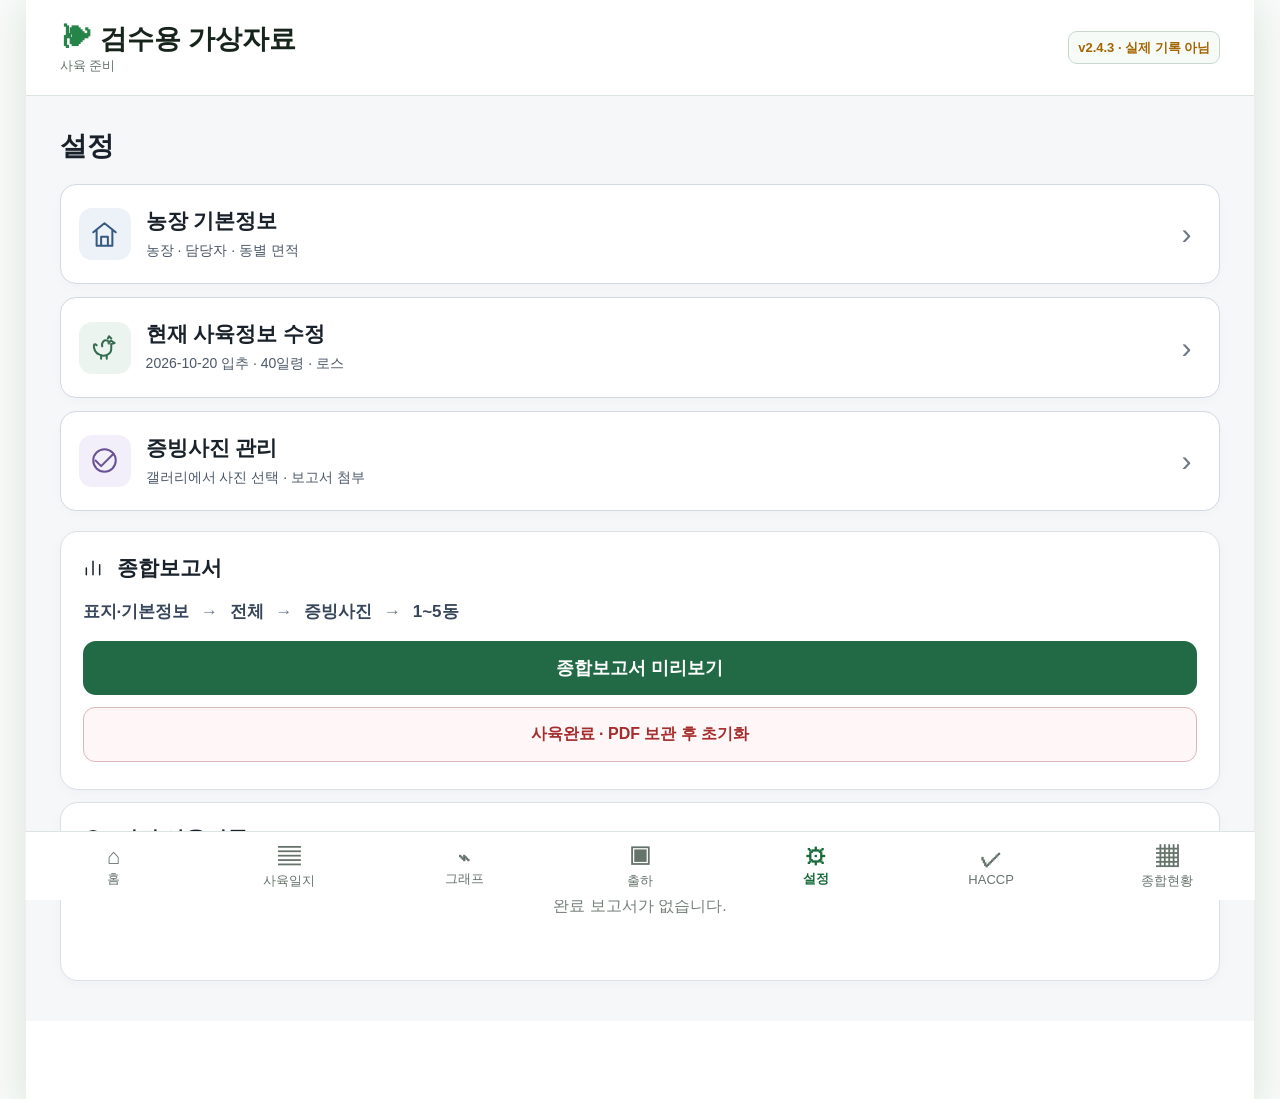
<file: review-cover-40.html>
<!doctype html><html lang="ko"><head><base target="_top"><meta charset="utf-8"><meta name="viewport" content="width=device-width,initial-scale=1,viewport-fit=cover"><meta name="theme-color" content="#176b3a"><meta name="mobile-web-app-capable" content="yes"><meta name="apple-mobile-web-app-capable" content="yes"><title>청운농장 육계 사육관리</title><link rel="manifest" href="./manifest.webmanifest"><link rel="icon" type="image/png" sizes="192x192" href="./icon-192.png"><link rel="apple-touch-icon" href="./icon-192.png">
<style>
:root{--g:#176b3a;--line:#dbe4de;--muted:#68746c}*{box-sizing:border-box}body{margin:0;font-family:Arial,'Noto Sans KR',sans-serif;color:#17241b;background:#f7faf8}button,input,select,textarea{font:inherit}button{cursor:pointer}.app{max-width:680px;margin:auto;min-height:100vh;background:#fff;padding-bottom:78px}header{position:sticky;top:0;z-index:5;display:flex;justify-content:space-between;align-items:center;padding:18px 20px;background:#fff;border-bottom:1px solid var(--line)}header b{font-size:23px}header small{display:block;color:var(--muted)}#sync{font-size:12px;color:#a36500}.page{padding:20px}.page h1{font-size:28px;margin:4px 0}.sub{color:var(--muted);margin:0 0 16px}.card{background:#fff;border:1px solid var(--line);border-radius:18px;padding:18px;margin:12px 0;box-shadow:0 4px 18px #163d2410}.save{width:100%;min-height:55px;border:0;border-radius:13px;background:var(--g);color:#fff;font-weight:900;font-size:17px}.field{display:block;margin:10px 0;font-weight:800}.field input,.field select,.field textarea,input,select,textarea{width:100%;padding:12px;border:1px solid #cbd6cf;border-radius:10px;background:#fff}.field textarea{min-height:86px}.houses{display:grid;grid-template-columns:repeat(5,1fr);gap:6px}.houses button{min-height:50px;background:#fff;border:2px solid var(--c);color:var(--c);border-radius:12px;font-weight:900}.houses button.on{background:var(--c);color:#fff}.grid2{display:grid;grid-template-columns:1fr 1fr;gap:8px}.numbers input{text-align:center;font-size:30px;font-weight:900}.keypad{display:grid;grid-template-columns:repeat(4,1fr);gap:7px}.keypad button{min-height:62px;font-size:20px;font-weight:900;border:1px solid var(--line);background:#fff;border-radius:11px}.record{display:grid;grid-template-columns:55px 1fr auto;gap:8px;align-items:center;padding:12px 0;border-bottom:1px solid var(--line)}.record strong{font-size:19px}.record small{display:block;color:var(--muted)}.tabs{display:grid;grid-template-columns:repeat(6,1fr);gap:4px}.tabs button{min-width:0;padding:9px 1px;background:#fff;border:1px solid var(--g);color:var(--g);font-weight:900}.tabs button.on{background:var(--g);color:#fff}.day{display:grid;grid-template-columns:58px 1fr auto;gap:7px;align-items:center;padding:11px 4px;border-bottom:1px solid var(--line)}.checkgrid,.choices{display:grid;grid-template-columns:1fr 1fr;gap:6px}.checkgrid button,.choices button{min-height:50px;border:2px solid #ccd6cf;background:#fff;border-radius:10px;font-weight:800}.checkgrid button.ok,.choices button.on{border-color:var(--g);background:#edf8f1;color:var(--g)}.checkgrid button.bad{border-color:#c62828;background:#fff0f0;color:#b42323}.status{display:grid;grid-template-columns:repeat(5,1fr);gap:5px;margin:12px 0}.status span{padding:8px 2px;text-align:center;border-radius:9px;background:#fff1e7;color:#98520d;font-size:12px;font-weight:800}.status span.done{background:#e8f6ed;color:var(--g)}.sectionbtn{width:100%;padding:16px;text-align:left;border:1px solid var(--line);border-radius:12px;background:#fff;font-weight:900;margin:5px 0}.note{padding:10px;border-radius:10px;background:#fff8dd;color:#805600;font-size:13px}nav{position:fixed;bottom:0;left:50%;transform:translateX(-50%);width:min(680px,100%);display:grid;grid-template-columns:repeat(6,1fr);background:#fff;border-top:1px solid var(--line);z-index:9}nav button{height:68px;border:0;background:#fff;color:#66736b;font-size:11px}nav button b{display:block;font-size:20px}nav button.on{color:var(--g);font-weight:900}.busy{position:fixed;inset:0;z-index:30;display:grid;place-items:center;background:#ffffffd9}.busy div{padding:22px;border-radius:16px;background:#fff;box-shadow:0 8px 30px #173f2633;color:var(--g);font-weight:900}.hidden{display:none!important}.danger{color:#b42323;border:1px solid #e6b6b6;background:#fff;padding:10px;border-radius:9px}.empty{text-align:center;color:#77827b;padding:25px 5px}@media(max-width:380px){.page{padding:14px}.tabs button{font-size:11px}}
.today-record{border-left:5px solid var(--c);padding:12px 10px;margin:8px 0;border-radius:10px;background:#fafcfb;display:grid;grid-template-columns:56px 1fr auto;gap:9px;align-items:center}.today-record .when{font-size:12px;color:#68746c;font-weight:800}.today-record .detail{font-weight:900}.today-record .memo{font-size:12px;color:#68746c;white-space:nowrap;overflow:hidden;text-overflow:ellipsis;max-width:310px}.house-total{border-left:8px solid var(--c);background:var(--bg);border-radius:14px;padding:13px 12px;margin:9px 0;display:grid;grid-template-columns:64px repeat(3,1fr);gap:5px;text-align:center;align-items:center}.house-total>strong{font-size:22px;color:var(--c);text-align:left}.house-total span{font-size:11px;color:#68746c}.house-total b{display:block;color:#17241b;font-size:18px}.grand-total{border:2px solid var(--g);border-radius:14px;padding:14px;display:grid;grid-template-columns:1.3fr repeat(3,1fr);text-align:center;align-items:center;margin-top:12px}.grand-total strong{color:var(--g);font-size:18px;text-align:left}.grand-total span{font-size:11px;color:#68746c}.grand-total b{display:block;font-size:20px}#sync{cursor:pointer}@media(max-width:380px){.house-total{grid-template-columns:55px repeat(3,1fr);padding:11px 8px}.today-record{grid-template-columns:48px 1fr auto}}
.basis-tabs{display:grid;grid-template-columns:1fr 1fr;gap:7px;margin-top:10px}.basis-tabs button{min-height:48px;border:2px solid var(--line);border-radius:11px;background:#fff;color:var(--g);font-weight:900}.basis-tabs button.on{background:var(--g);border-color:var(--g);color:#fff}.journal-house{border-left:8px solid var(--c);background:var(--bg);border-radius:14px;padding:12px 10px;margin:9px 0;display:grid;grid-template-columns:58px 1fr 1fr 1fr;gap:4px;text-align:center;align-items:center}.journal-house>strong{font-size:22px;color:var(--c);text-align:left}.journal-house span,.journal-total span,.actual-strip span{font-size:10px;color:#68746c}.journal-house b{display:block;font-size:16px;color:#17241b}.journal-house .rate b{font-size:21px;color:var(--c)}.journal-total{border:2px solid var(--g);border-radius:14px;padding:12px 8px;display:grid;grid-template-columns:1.2fr repeat(3,1fr);gap:3px;text-align:center;align-items:center}.journal-total strong{color:var(--g);text-align:left}.journal-total b,.actual-strip b{display:block;font-size:18px}.actual-strip{margin-top:10px;padding:12px;border-radius:12px;background:#edf8f1;display:grid;grid-template-columns:repeat(3,1fr);text-align:center}.journal-table-wrap{overflow-x:auto;-webkit-overflow-scrolling:touch}.journal-table{width:100%;min-width:600px;border-collapse:collapse;font-size:12px}.journal-table th,.journal-table td{border:1px solid #d7dfda;padding:8px 5px;text-align:center;white-space:nowrap}.journal-table thead th,.journal-table .summary-label{background:#eef4f0;font-weight:900}.journal-table .total-col{background:#fff8d9;font-weight:900}.journal-table small{display:block;color:#68746c}.journal-table .death{color:#b42323}.journal-table .cull{color:#68746c}.journal-table tr.current-day td{background:#f2faf5}.house-detail-head{border-left:8px solid var(--c);background:var(--bg);border-radius:14px;padding:15px}.house-detail-head h2{margin:0;color:var(--c)}.house-detail-grid{display:grid;grid-template-columns:repeat(3,1fr);gap:8px;margin-top:12px;text-align:center}.house-detail-grid span{font-size:11px;color:#68746c}.house-detail-grid b{display:block;font-size:18px;color:#17241b}.house-detail-grid .rate b{font-size:23px;color:var(--c)}@media(max-width:380px){.journal-house{grid-template-columns:52px 1fr 1fr 1fr;padding:10px 6px}.journal-house b{font-size:14px}.journal-house .rate b{font-size:18px}}
#sync{display:inline-block;vertical-align:middle;line-height:1.35;text-align:right;white-space:pre-line;padding:7px 9px;border:1px solid #c8d8cd;border-radius:9px;background:#f7fbf8;font-weight:800}.day{grid-template-columns:58px minmax(0,1fr) auto;align-items:start}.journal-note{margin-top:6px;padding:8px 10px;border-radius:9px;font-size:12px;line-height:1.45}.journal-note.worker{background:#edf8f1;border-left:4px solid #176b3a;color:#185f36}.journal-note.check-ok{background:#eef5ff;border-left:4px solid #2563eb;color:#245ba8}.journal-note.check-bad{background:#fff3e5;border-left:4px solid #e67e22;color:#9a4d0b}.journal-note b{display:block;margin-bottom:2px}.day-detail{display:block;min-width:0}
.journal-six{grid-column:2/-1;display:grid;grid-template-columns:repeat(3,1fr);gap:8px;text-align:center}.journal-six span{font-size:10px;color:#68746c}.journal-six b{display:block;font-size:16px;color:#17241b}.journal-six .rate b{font-size:22px;color:var(--c)}.shipment-panel{margin-top:11px;padding:13px;border:2px solid #93c5aa;border-radius:13px;background:#edf8f1}.shipment-head{display:flex;justify-content:space-between;align-items:end;gap:8px}.shipment-head strong{font-size:18px;color:#176b3a}.shipment-rate{text-align:right;color:#68746c;font-size:11px}.shipment-rate b{display:block;color:#176b3a;font-size:24px}.shipment-list{margin-top:9px;border-top:1px solid #c7dfd0}.shipment-item{display:flex;justify-content:space-between;gap:8px;padding:8px 1px;border-bottom:1px solid #d7e8dd;font-size:13px}.shipment-diff{margin-top:8px;padding:8px;border-radius:8px;background:#fff6dc;text-align:center;font-weight:900}.final-choice{margin-top:10px;padding:14px;border:2px solid #176b3a;border-radius:13px;background:#f5fbf7}.final-choice h3{margin:0 0 5px}.final-choice-actions{display:grid;grid-template-columns:1fr 1fr;gap:7px;margin-top:11px}.final-choice-actions button{min-height:58px;border-radius:11px;font-weight:900}.partial-choice{border:2px solid #176b3a;background:#fff;color:#176b3a}.complete-choice{border:0;background:#176b3a;color:#fff}@media(max-width:380px){.journal-six{gap:5px}.journal-six b{font-size:14px}}
.graph-bars{display:grid;gap:10px}.graph-row{display:grid;grid-template-columns:68px minmax(0,1fr) 52px;gap:10px;align-items:center}.graph-row>span{font-weight:800}.graph-track{height:22px;border-radius:12px;background:#e8efea;overflow:hidden}.graph-fill{display:block;height:100%;min-width:3px;border-radius:12px;background:linear-gradient(90deg,#22924f,#176b3a)}.graph-row strong{text-align:right;font-size:18px}.graph-summary{display:grid;grid-template-columns:repeat(4,1fr);gap:8px}.graph-summary span{padding:13px 7px;border:1px solid var(--line);border-radius:12px;text-align:center;color:var(--muted);font-size:13px}.graph-summary b{display:block;margin-top:4px;color:#17241b;font-size:21px}.graph-house{display:grid;grid-template-columns:58px 1fr 84px;gap:8px;align-items:center;padding:11px 0;border-bottom:1px solid var(--line)}.graph-house>strong{font-size:19px}.graph-house .graph-track{height:18px}.graph-house>span{text-align:right;font-weight:900}.readable-label{font-size:14px;color:var(--muted)}
/* 휴대폰은 큰 글씨의 1열, 넓은 화면은 같은 기능을 2열 대시보드로 표시 */
body{font-size:16px}.sub{font-size:16px;line-height:1.5}.card h2{font-size:23px}.field{font-size:16px}.field input,.field select,.field textarea,input,select,textarea{font-size:17px}.record{font-size:16px}.record small{font-size:14px;line-height:1.45}.note{font-size:15px;line-height:1.5}.today-record .when,.today-record .memo{font-size:14px}.today-record .detail{font-size:17px}.house-total span,.grand-total span,.journal-house span,.journal-total span,.actual-strip span,.journal-six span,.house-detail-grid span{font-size:13px}.house-total b,.journal-house b,.journal-six b,.house-detail-grid b{font-size:19px}.journal-house .rate b,.journal-six .rate b,.house-detail-grid .rate b{font-size:26px}.journal-total b,.actual-strip b{font-size:21px}.shipment-item{font-size:15px}.shipment-rate{font-size:13px}.journal-table{font-size:14px}.journal-table th,.journal-table td{padding:10px 7px}.day{font-size:16px}.journal-note{font-size:14px}nav button{font-size:13px}nav button b{font-size:22px}#sync{font-size:13px}
@media(min-width:760px){.app{max-width:1040px}.page{padding:28px 32px}.page h1{font-size:34px}header{padding:20px 32px}header b{font-size:27px}nav{width:min(1040px,100%)}.pc-two{display:grid;grid-template-columns:minmax(0,1fr) minmax(0,1fr);gap:18px;align-items:start}.pc-two>.card{margin:0}.journal-house{grid-template-columns:70px 1fr;padding:16px 14px}.journal-six{grid-template-columns:repeat(6,1fr)}.journal-table{min-width:760px;font-size:15px}.graph-summary span{font-size:14px}.graph-summary b{font-size:24px}}
@media(min-width:1100px){body{padding:20px 0}.app{border-radius:20px;box-shadow:0 8px 35px #163d2420;overflow:hidden}.card{padding:22px}.page h1{font-size:36px}}
.check-pill{min-width:96px;min-height:42px;padding:8px 12px;border-radius:999px;font-size:15px;font-weight:900;white-space:nowrap}.check-pill.pending{border:2px solid #d88700;background:#fff;color:#a86400}.check-pill.normal{border:1px solid #8fc8a5;background:#edf8f1;color:#176b3a}.check-pill.abnormal{border:1px solid #efad78;background:#fff1e6;color:#b54816}.trend-card{overflow:hidden}.trend-title{display:flex;justify-content:space-between;align-items:end;gap:10px;margin-bottom:8px}.trend-title h2{margin:0}.trend-title strong{color:var(--g);font-size:20px}.trend-chart{width:100%;height:260px;display:block}.trend-grid{stroke:#dfe7e1;stroke-width:1}.trend-line{fill:none;stroke:#176b3a;stroke-width:4;stroke-linecap:round;stroke-linejoin:round}.trend-point{fill:#176b3a;stroke:#fff;stroke-width:2;cursor:pointer}.trend-point.selected{fill:#fff;stroke:#176b3a;stroke-width:4}.trend-axis{fill:#68746c;font-size:12px}.trend-detail{display:grid;grid-template-columns:repeat(4,1fr);gap:1px;margin-top:8px;border-radius:12px;overflow:hidden;background:#dce9e0}.trend-detail span{padding:11px 6px;text-align:center;background:#edf8f1;color:#59665e;font-size:13px}.trend-detail b{display:block;margin-top:3px;color:#176b3a;font-size:20px}.comparison-list{margin-top:10px}.comparison-row{display:grid;grid-template-columns:48px minmax(0,1fr) 82px;gap:9px;align-items:center;padding:7px 0}.comparison-row strong{padding:5px;border-radius:8px;text-align:center;color:#fff}.comparison-row .graph-track{height:15px}.comparison-row>span{text-align:right;font-weight:900}.desktop-trend{display:none}.journal-dashboard{display:block}.desktop-record-title{display:none}
@media(max-width:520px){.trend-chart{height:225px}.trend-detail{grid-template-columns:1fr 1fr}.trend-detail span{font-size:12px}.check-pill{min-width:82px;padding:7px 9px;font-size:14px}}
@media(min-width:900px){.desktop-trend{display:block}.journal-dashboard{display:grid;grid-template-columns:minmax(0,1.02fr) minmax(0,.98fr);gap:18px;align-items:start;margin:12px 0}.journal-dashboard>.card{margin:0;height:100%}.journal-dashboard .journal-house{grid-template-columns:64px 1fr}.journal-dashboard .journal-six{grid-template-columns:repeat(3,1fr)}.all-houses{display:grid;grid-template-columns:1fr 1fr;gap:10px}.all-houses>h2,.all-houses>.journal-total,.all-houses>.shipment-panel{grid-column:1/-1}.all-houses>.journal-house{margin:0}.desktop-record-title{display:block}.trend-chart{height:300px}}
/* v2.1.9: 사육일지는 기록 화면으로 복구하고, PC 종합현황은 별도 고정형 현황판으로 제공 */
.journal-dashboard{display:block!important;margin:0!important}.journal-dashboard>.card{height:auto!important}.desktop-trend{display:none!important}.all-houses{display:block!important}
.day{display:grid;grid-template-columns:minmax(0,1fr) auto;gap:8px 12px;align-items:center;margin:10px 0;padding:14px;border:1px solid #dfe7e1;border-radius:14px;background:#fff;box-shadow:0 2px 10px #163d240a}.day>b{grid-column:1;grid-row:1;font-size:20px}.day>.check-pill{grid-column:2;grid-row:1}.day>.day-detail{grid-column:1/-1;grid-row:2;padding-top:2px;font-size:17px;font-weight:800}.day>.day-detail>small{display:inline!important;margin-left:8px;font-size:14px;font-weight:500}.journal-note{width:100%;margin-top:9px;padding:11px 13px}.journal-note b{display:inline;margin-right:8px}.check-pill{min-height:38px;min-width:88px;font-size:14px}
nav{overflow-x:auto;overflow-y:hidden;grid-template-columns:repeat(7,minmax(72px,1fr));scrollbar-width:none}nav::-webkit-scrollbar{display:none}
.overview-page{overflow-x:auto;margin:0 -20px;padding:0 20px 18px;-webkit-overflow-scrolling:touch}.overview-board{min-width:1320px;max-width:1560px;margin:0 auto;padding-bottom:8px}.overview-head{display:flex;justify-content:space-between;align-items:end;gap:18px;margin:8px 0 18px}.overview-head h2{margin:0;font-size:30px}.overview-head p{margin:5px 0 0;color:var(--muted)}.overview-controls{display:flex;gap:8px}.overview-controls button{min-width:92px;min-height:44px;padding:8px 14px;border:1px solid var(--g);border-radius:10px;background:#fff;color:var(--g);font-weight:900}.overview-controls button.on{background:var(--g);color:#fff}.overview-kpis{display:grid;grid-template-columns:1.15fr repeat(5,1fr);gap:10px}.overview-kpi{padding:16px;border:1px solid var(--line);border-radius:15px;background:#fff;box-shadow:0 4px 16px #163d2410;color:var(--muted);font-size:14px}.overview-kpi.primary{background:#176b3a;color:#dff2e6}.overview-kpi b{display:block;margin-top:6px;color:#17241b;font-size:26px}.overview-kpi.primary b{color:#fff;font-size:29px}.overview-main{display:grid;grid-template-columns:minmax(0,1.4fr) minmax(390px,.6fr);gap:16px;margin-top:16px}.overview-card{margin:0!important;padding:20px!important}.overview-house-table,.overview-day-table{width:100%;border-collapse:collapse}.overview-house-table th,.overview-house-table td,.overview-day-table th,.overview-day-table td{padding:11px 9px;border:1px solid #d8e1db;text-align:center;white-space:nowrap}.overview-house-table th,.overview-day-table th{background:#eef4f0}.overview-house-table tbody tr:last-child{background:#f4faf6;font-weight:900}.overview-rate{font-size:19px;font-weight:900;color:var(--g)}.overview-side{display:grid;gap:16px;align-content:start}.overview-side .trend-chart{height:280px}.overview-compare{display:grid;grid-template-columns:1fr 1fr;gap:12px}.overview-bottom{display:grid;grid-template-columns:1fr 1fr;gap:16px;margin-top:16px}.overview-list{max-height:330px;overflow:auto}.overview-list-row{display:grid;grid-template-columns:88px 1fr auto;gap:12px;align-items:center;padding:11px 2px;border-bottom:1px solid var(--line)}.overview-list-row small{display:block;color:var(--muted);margin-top:3px}.overview-badge{display:inline-block;padding:5px 8px;border-radius:8px;background:#edf8f1;color:var(--g);font-weight:900}.overview-table-card{margin-top:16px!important}.overview-day-table .total{background:#fff8d9;font-weight:900}.overview-day-table .today-row td{background:#f0faf4}.overview-empty{padding:24px;text-align:center;color:var(--muted)}
.overview-title,.overview-date{display:none}.app.overview-mode header{display:grid;grid-template-columns:1fr auto 1fr;gap:20px}.app.overview-mode .overview-title{display:block;text-align:center;font-size:30px}.app.overview-mode .overview-date{display:block;text-align:right;font-size:14px;color:var(--muted)}.app.overview-mode .overview-date b{display:block;color:#17241b;font-size:25px}.app.overview-mode #sync{margin-left:auto}.overview-farm-grid,.overview-entry-grid{display:grid;grid-template-columns:repeat(4,1fr);gap:1px;border:1px solid var(--line);border-radius:13px;overflow:hidden;background:var(--line)}.overview-info-cell{padding:13px 15px;background:#fff;color:var(--muted);font-size:13px}.overview-info-cell b{display:block;margin-top:4px;color:#17241b;font-size:17px}.overview-wide{grid-column:span 2}.overview-alerts{display:grid;grid-template-columns:1fr 1fr;gap:16px}.overview-alert-row{padding:12px 2px;border-bottom:1px solid var(--line)}.overview-alert-row b{display:block;margin-bottom:4px}.overview-alert-row small{color:var(--muted)}.overview-alert-row.bad{padding:12px;border-left:5px solid #e67e22;background:#fff3e5;border-radius:9px}.overview-day-table td.detail-text{max-width:310px;white-space:normal;text-align:left}.overview-autosync{display:inline-block;margin-left:8px;padding:4px 7px;border-radius:7px;background:#edf8f1;color:var(--g);font-size:12px;font-weight:900}
@media(min-width:1100px){body{padding:0}.app{width:96vw;max-width:1640px;border-radius:0}.page{padding:28px 34px}header{padding:20px 34px}nav{width:min(1640px,96vw)}.overview-page{margin:0 -34px;padding:0 34px 18px}}
@media(max-width:1099px){.overview-board{min-width:1320px}.overview-page:before{content:'넓은 현황판입니다. 좌우로 밀어서 확인하세요.';display:block;position:sticky;left:0;width:max-content;margin:2px 0 10px;padding:7px 10px;border-radius:8px;background:#fff8dd;color:#805600;font-size:13px;font-weight:800}}
.medicine-tabs{display:grid;grid-template-columns:repeat(5,1fr);gap:6px;margin-bottom:14px}.medicine-tabs button{min-height:48px;border:2px solid #cbd6cf;border-radius:10px;background:#fff;color:#176b3a;font-weight:900}.medicine-tabs button.on{border-color:#176b3a;background:#176b3a;color:#fff}.medicine-shelf{display:grid;grid-template-columns:repeat(2,minmax(0,1fr));gap:10px}.medicine-card{padding:15px;border:1px solid #cfe0d4;border-left:6px solid #176b3a;border-radius:13px;background:#f8fcf9}.medicine-card h3{margin:0 0 8px}.medicine-card .stock{display:block;color:#176b3a;font-size:28px;font-weight:900}.medicine-card small{display:block;margin-top:4px;color:#68746c}.medicine-history{display:grid;grid-template-columns:72px minmax(0,1fr) auto;gap:10px;align-items:center;padding:12px 0;border-bottom:1px solid var(--line)}.medicine-history .kind{padding:6px;border-radius:8px;text-align:center;background:#eef4f0;color:#176b3a;font-weight:900}.medicine-history .kind.out{background:#fff2e8;color:#b45309}.medicine-history small{display:block;color:#68746c}.medicine-warning{margin-top:8px;padding:11px 13px;border-left:5px solid #dc2626;border-radius:10px;background:#fff0f0;color:#9f1d1d;font-weight:900}.journal-note.medicine{background:#f3efff;border-left:4px solid #7c3aed;color:#5b21b6}.journal-note.withdrawal{background:#fff0f0;border-left:4px solid #dc2626;color:#9f1d1d}.journal-note.available{background:#edf8f1;border-left:4px solid #176b3a;color:#176b3a}.sectionbtn.disabled{color:#7a847d;background:#f4f6f5}.haccp-lock{max-width:480px;margin:30px auto}.hold-alert{padding:13px;border:2px solid #dc2626;border-radius:12px;background:#fff0f0;color:#9f1d1d;font-weight:900}@media(max-width:520px){.medicine-tabs{grid-template-columns:1fr 1fr}.medicine-shelf{grid-template-columns:1fr}.medicine-history{grid-template-columns:62px minmax(0,1fr) auto}}

/* v2.2.5: wide overview, compact spacing, all detail records retained */
.app.overview-mode{max-width:1920px;width:98vw}
.app.overview-mode header{padding:14px 24px}
.app.overview-mode .page{padding:14px 24px}
.overview-page{margin:0 -24px;padding:0 24px 12px}
.overview-board{max-width:none;display:grid;grid-template-columns:minmax(0,1fr) minmax(0,1fr);gap:12px;align-items:start}
.overview-board>*{grid-column:1/-1;min-width:0}
.overview-main,.overview-side{display:contents}
.overview-main>.overview-card{grid-column:1/-1}
.overview-side>.overview-card{grid-column:auto;align-self:stretch}
.overview-card{padding:16px!important}
.overview-table-card{margin-top:0!important}
.overview-head{margin:0;gap:12px}
.overview-head h2{font-size:27px}
.overview-controls button{min-width:78px;min-height:40px}
.overview-kpi{padding:12px 14px;font-size:15px}
.overview-kpi b{font-size:28px;margin-top:4px}
.overview-kpi.primary b{font-size:31px}
.overview-card h2{font-size:23px;margin:0 0 12px}
.overview-house-table{font-size:16px}
.overview-house-table th,.overview-house-table td{padding:10px 8px}
.overview-house-table small{font-size:13px}
.overview-rate{font-size:21px}
.overview-side .trend-chart{height:230px}
.overview-compare{grid-template-columns:1fr 1fr}.overview-compare.overview-compare-all{grid-template-columns:1fr}
.overview-compare h3{margin:0 0 12px;font-size:18px}
.overview-compare .comparison-row{grid-template-columns:64px minmax(0,1fr) 86px;gap:14px;padding:13px 0;font-size:19px}
.overview-compare .graph-track{height:22px}
.overview-compare .comparison-row strong{padding:8px}
.overview-alerts{gap:20px}
.overview-alerts h3{font-size:17px;margin:0 0 6px}
.overview-empty{padding:12px;font-size:15px}
.overview-alert-row{font-size:16px;padding:9px 0}
.overview-day-table{font-size:15px}
.overview-day-table th,.overview-day-table td{padding:8px}
.overview-day-table small{font-size:13px}
.overview-board>.overview-farm-card,.overview-board>.overview-entry-card{grid-column:auto;align-self:stretch}
.overview-farm-grid,.overview-entry-grid{grid-template-columns:repeat(4,minmax(0,1fr))}
.overview-info-cell{padding:10px 12px;font-size:13px;overflow-wrap:anywhere}
.overview-info-cell b{font-size:16px}
.overview-shipping>h2{font-size:23px;margin:0 0 12px}
.overview-shipping .overview-card{margin-bottom:10px!important}
@media(min-width:1600px){.overview-side .trend-chart{height:250px}.overview-house-table{font-size:18px}.overview-house-table th,.overview-house-table td{padding:11px 10px}.overview-rate{font-size:23px}.overview-info-cell{font-size:14px}.overview-info-cell b{font-size:17px}}

.farm-icon{display:inline-block;width:20px;height:20px;vertical-align:-4px;margin-right:6px;flex-shrink:0}
.farm-brand:before{content:'❧';display:inline-block;margin-right:9px;color:#278449;font-size:1.15em}
.overview-kpi{position:relative;padding-left:52px;background:#fafcfb}
.overview-kpi>.farm-icon{position:absolute;top:17px;left:15px;width:25px;height:25px}
.overview-kpi.kpi-stock{background:#edf8f1;color:#176b3a;border-color:#bddbc8}
.overview-kpi.kpi-stock b,.overview-kpi.kpi-stock.primary b{color:#176b3a}
.overview-kpi.kpi-loss{background:#fff8ed;color:#98550a}.overview-kpi.kpi-ship{background:#f2f6fc;color:#385b83}
.rate-official{color:#2563eb!important}.rate-bonus{color:#7c3aed!important}.rate-actual{color:#16803a!important}
.overview-kpi.rate-official{background:#eff5ff;border-color:#c9dbff}.overview-kpi.rate-bonus{background:#f7f1ff;border-color:#e0cffa}.overview-kpi.rate-actual{background:#eff9f2;border-color:#c6e6cf}
.overview-kpi.rate-official b{color:#2563eb}.overview-kpi.rate-bonus b{color:#7c3aed}.overview-kpi.rate-actual b{color:#16803a}
.farm-house-button{border:1.5px solid var(--house-color)!important;color:var(--house-ink)!important;background:var(--house-tint)!important;font-weight:900}
.farm-house-button.on{background:var(--house-color)!important;color:#fff!important;box-shadow:0 2px 7px #183b2522}
.farm-house-button.on[data-oh="3"],.farm-house-button.on[data-house="3"]{color:#302500!important}
.overview-card>h2{display:flex;align-items:center;gap:3px}.overview-card>h2>.farm-icon{color:#176b3a;width:22px;height:22px}
.house-overview .overview-main>.overview-house-details,.house-overview>.overview-alert-card{grid-column:auto;align-self:stretch}
.house-detail-cells{display:grid;grid-template-columns:repeat(4,minmax(0,1fr));border:1px solid #dbe4de;border-radius:10px;overflow:hidden;background:#dbe4de;gap:1px}
.house-detail-cells>div{padding:12px 10px;background:#f7faf8}.house-detail-cells span{display:block;font-size:13px;color:#627269;white-space:nowrap}.house-detail-cells span .farm-icon{width:16px;height:16px;margin-right:3px;vertical-align:-3px}.house-detail-cells b{display:block;font-size:22px;margin-top:7px}
.house-overview .overview-alert-card .overview-alerts{gap:15px}.house-overview .overview-alert-row{font-size:14px;line-height:1.5}.overview-alert-row small{display:block}.house-overview .overview-alert-card h2{font-size:20px}
.normal-text{color:#16803a}.withdrawal-text{color:#b42323}.pending-text{color:#98620a}
.house-daily-table{table-layout:fixed;font-size:14px}.house-daily-table th,.house-daily-table td{white-space:normal;overflow-wrap:anywhere;padding:8px 6px}.house-daily-table th:nth-child(1){width:8%}.house-daily-table th:nth-child(2),.house-daily-table th:nth-child(3),.house-daily-table th:nth-child(4){width:5%}.house-daily-table th:nth-child(5){width:12%}.house-daily-table th:nth-child(6){width:19%}.house-daily-table th:nth-child(7){width:19%}.house-daily-table th:nth-child(8){width:19%}.house-daily-table th:nth-child(9){width:8%}.house-daily-table .farm-icon{width:15px;height:15px;margin-right:3px;vertical-align:-3px}.house-daily-table th small{display:block}.house-daily-table .medicine-cell{font-size:13px}
@media(min-width:1600px){.house-detail-cells b{font-size:25px}.house-detail-cells>div{padding:14px}.house-overview .overview-alert-row{font-size:16px}.house-daily-table{font-size:16px}}

</style>
<style>
/* v2.4.3 daily record readability */
.overview-board .overview-day-table{font-size:21px;font-weight:800;color:#17241b;font-variant-numeric:tabular-nums}
.overview-board .overview-day-table th,.overview-board .overview-day-table td{padding:9px 8px;line-height:1.4}
.overview-board .overview-day-table thead th{font-size:17px;font-weight:800}
.overview-board .overview-day-table small{font-size:15px;font-weight:700}
.overview-board .overview-day-table tbody th{font-size:19px;font-weight:800}
.overview-board .overview-day-table tbody th small{display:block;color:#4b5d52;font-size:15px}
.overview-board .overview-day-table .total{font-size:23px;font-weight:900;color:#17241b}
.overview-board .overview-day-table tbody td small:first-of-type{color:#43554a!important;font-size:16px}
.overview-board .house-daily-table tbody td{font-size:20px}
.overview-board .house-daily-table tbody td:nth-child(2),.overview-board .house-daily-table tbody td:nth-child(3){font-size:22px;font-weight:800}
.overview-board .house-daily-table tbody td.detail-text{font-size:17px;font-weight:650;line-height:1.45}
.overview-board .house-daily-table tbody td.total{font-size:23px;font-weight:900}
</style>
<style>
/* v2.4.3 compact daily records */
.overview-board .overview-day-table th,.overview-board .overview-day-table td,.overview-board .overview-day-table td.detail-text{text-align:center;vertical-align:middle}
.daily-cell-meta{display:flex;justify-content:center;align-items:center;gap:5px;flex-wrap:wrap;font-size:16px;font-weight:700;color:#43554a;line-height:1.45;margin-top:2px}
.daily-cell-meta>span{white-space:nowrap}
.daily-check-badge{display:inline-flex;align-items:center;padding:2px 5px;border-radius:6px;font-size:13px;font-weight:800;border:1px solid}
.daily-check-badge.is-normal{color:#176b3a;background:#e8f5ed;border-color:#b9dcc6}
.daily-check-badge.is-abnormal{color:#b42323;background:#fff0f0;border-color:#edb8b8}
.daily-check-badge.is-pending{color:#925400;background:#fff4df;border-color:#e7ca97}
.daily-note-marker{font-size:12px;color:#7546a1}
.house-overview .overview-alert-card{height:270px;box-sizing:border-box;overflow:hidden}
.house-overview .overview-alert-card>h2{margin-bottom:12px}
.house-overview .overview-alerts{min-height:0}
.house-overview .overview-alerts>div{min-width:0}
.house-overview .overview-alerts h3{margin:0 0 8px;font-size:17px}
.house-alert-scroll{height:175px;overflow-y:auto;overscroll-behavior:contain;scrollbar-gutter:stable;padding-right:5px}
.house-alert-scroll:focus-visible{outline:2px solid #278449;outline-offset:2px}
.house-alert-scroll .overview-alert-row{overflow-wrap:anywhere}
</style>
<style>.haccp-page{color:#19212b;background:#f6f7f9;min-height:70vh}.haccp-page>.sub:empty{display:none}.haccp-page h1{font-size:27px;margin-bottom:20px}.haccp-page h2{display:flex;align-items:center;gap:8px;margin:0 0 18px;font-size:21px}.haccp-page .card{border-color:#dce0e6;box-shadow:0 3px 12px #15223808;background:#fff}.haccp-page .field{color:#252d38;font-size:16px;margin:16px 0}.haccp-page input,.haccp-page select,.haccp-page textarea{color:#17212e;border-color:#b7c0cc;font-size:17px;background:#fff}.haccp-page input:focus,.haccp-page textarea:focus,.haccp-page select:focus{outline:2px solid #3f7760;outline-offset:2px}.haccp-page .sub,.haccp-page small{color:#4c5868}.haccp-page fieldset{padding:0;margin:20px 0;border:0;min-width:0}.haccp-page fieldset[hidden]{display:none}.haccp-page legend{font-size:16px;font-weight:800;margin-bottom:10px;color:#252d38}.haccp-page .choices{gap:8px}.haccp-page .choices button,.haccp-quarters button,.haccp-house-choices button{border:1px solid #b7c0cc;background:#fff;color:#263243;min-height:50px;border-radius:10px;font-size:16px;font-weight:700;padding:9px}.haccp-page .choices button.on,.haccp-quarters button.on,.haccp-house-choices button.on{background:#edf5f0;border:2px solid #28734c;color:#153b29;box-shadow:inset 0 0 0 1px #28734c}.haccp-page button:focus-visible{outline:3px solid #3276b1;outline-offset:2px}.haccp-page .save{font-size:18px;background:#226a45;min-height:54px}.haccp-page button:disabled{opacity:.55;cursor:default}.haccp-page .haccp-back{display:flex;justify-content:center;align-items:center;gap:7px;text-align:center;min-height:50px;background:white;color:#283546;border:1px solid #aeb8c6;border-radius:12px;margin:14px 0 22px;font-size:17px}.haccp-menu{display:grid;gap:13px}.haccp-menu-item{display:grid;grid-template-columns:52px 1fr 20px;align-items:center;gap:15px;text-align:left;padding:22px 18px;border-radius:16px;border:1px solid #d2d9e2;background:#fff;box-shadow:0 3px 12px #15223806;color:#19212b}.haccp-menu-item b{display:block;font-size:21px}.haccp-menu-item small{display:block;font-size:14px;line-height:1.6;margin-top:4px}.haccp-menu-icon{display:grid;place-items:center;width:52px;height:52px;border-radius:13px;background:#edf2f8;color:#36597f}.haccp-menu-icon .farm-icon{width:27px;height:27px;margin:0}.haccp-menu-item:nth-child(2) .haccp-menu-icon{background:#ecf4ef;color:#356c4f}.haccp-menu-item:nth-child(3) .haccp-menu-icon{background:#f2effa;color:#6a5295}.haccp-menu-item:nth-child(4) .haccp-menu-icon{background:#fff4e7;color:#8b5b25}.haccp-chevron{font-size:30px;color:#6d7887}.haccp-recent{display:flex;align-items:center;gap:7px;flex-wrap:wrap;margin-top:-6px}.haccp-recent>span{color:#4c5868;font-size:13px}.haccp-recent button{padding:8px 12px;background:#f1f3f7;border:1px solid #d0d7e2;color:#263b55;border-radius:20px;font-size:14px;font-weight:700;overflow-wrap:anywhere;max-width:100%}.haccp-house-choices{display:grid;grid-template-columns:repeat(6,1fr);gap:6px}.haccp-house-choices [data-dhouse]{border-top:4px solid var(--house-color)}.education-detail{background:#f6f7fa;border:1px solid #dce1e8!important;padding:14px!important;border-radius:12px}.education-detail legend{padding:0 5px}.education-options{display:grid;gap:8px}.education-options label{display:flex;align-items:flex-start;gap:10px;padding:10px;border:1px solid #dce1e8;border-radius:9px;background:#fff;color:#253142;font-size:16px;line-height:1.5;cursor:pointer}.education-options input{width:21px;height:21px;flex-shrink:0;margin:2px 0 0;accent-color:#28734c;padding:0}.haccp-attendees{display:flex;flex-wrap:wrap;gap:8px}.haccp-attendees>span{display:flex;align-items:center;padding:10px 12px;border:1px solid #d7dde6;border-radius:9px;background:#f5f7fa;font-weight:700}.haccp-record{display:flex;justify-content:space-between;align-items:center;gap:12px;padding:15px 0;border-bottom:1px solid #dfe3ea}.haccp-record>div{min-width:0}.haccp-record time{display:block;color:#526074;font-size:14px;margin-bottom:4px}.haccp-record b{display:block;font-size:17px;overflow-wrap:anywhere}.haccp-record small{display:block;font-size:14px;line-height:1.5;margin-top:5px;overflow-wrap:anywhere}.haccp-record p{margin:7px 0 0;font-size:15px;line-height:1.5}.haccp-preserve{white-space:pre-wrap}.haccp-record>.danger{flex-shrink:0}.haccp-page .medicine-tabs{margin:0;gap:7px}.haccp-page .medicine-tabs button{border:1px solid #b7c0cc;color:#263243;background:#fff;font-size:15px;min-height:54px}.haccp-page .medicine-tabs .farm-icon{display:block;margin:0 auto 4px;width:20px;height:20px}.haccp-page .medicine-tabs button.on{background:#edf5f0;color:#153b29;border:2px solid #28734c}.haccp-page .medicine-card{background:#fff;border:1px solid #d5dce6;border-left:5px solid #6b87ab}.haccp-page .medicine-card h3{font-size:19px;color:#19212b}.haccp-page .medicine-card .stock{color:#19212b;font-size:29px}.haccp-page .medicine-card small{font-size:14px;line-height:1.5}.haccp-page .medicine-history b{font-size:17px}.haccp-page .medicine-history small{font-size:14px;line-height:1.5}.haccp-page .medicine-history .kind{background:#eef2f7;color:#314d70}.haccp-page .medicine-history .kind.out{background:#fff0e1;color:#8c480e}.haccp-page .note{background:#f1f4f8;color:#33465d;border:1px solid #d7dfe9;font-size:15px}.haccp-quarters{display:grid;grid-template-columns:repeat(4,1fr);gap:7px}.haccp-quarters small{display:block;margin-top:3px;font-size:13px}.haccp-quarters b{font-size:17px}#hprintStatus{font-size:15px;line-height:1.6;margin-top:14px;color:#34455c}#hreportPreview{width:100%;height:75vh;border:1px solid #c6cdd7;border-radius:12px;background:white}.haccp-print-actions{position:sticky;top:110px;z-index:2}@media(max-width:400px){.haccp-house-choices{grid-template-columns:repeat(3,1fr)}.haccp-menu-item{padding:18px 13px;gap:11px}.haccp-menu-item b{font-size:19px}}
</style>
<style>.settings-page .settings-report-card{margin-top:20px}.settings-flow{color:#37465a;font-size:17px;font-weight:700;margin:0 0 18px}.settings-flow span{margin:0 7px;color:#6b7786}.settings-page .settings-complete{display:flex;align-items:center;justify-content:center;text-align:center;color:#a52d2d;background:#fff7f7;border-color:#dab7b7;min-height:52px;margin-top:12px}.settings-archive-actions{display:flex;gap:8px;align-items:center;flex-wrap:wrap;justify-content:flex-end}.settings-archive-actions a{color:#214c7b;font-weight:800;border:1px solid #b8c8da;padding:8px 10px;border-radius:8px;text-decoration:none;white-space:nowrap}.settings-count{margin-left:6px;font-size:15px;color:#4c5868}.settings-house-grid{display:grid;grid-template-columns:1fr 1fr;gap:10px}.settings-house-grid .field{border-top:4px solid var(--house-color);padding:12px;border-radius:9px;background:#f6f7f9;margin:0}.settings-page [hidden]{display:none!important}.settings-page input[readonly]{background:#f1f3f6;color:#4b5666}.gallery-picker{position:relative;display:flex;align-items:center;justify-content:center;gap:8px;border:2px dashed #9badc2;border-radius:14px;padding:25px 12px;margin:18px 0;background:#f4f7fb;color:#263c58;font-size:18px;font-weight:800;cursor:pointer}.gallery-picker input{position:absolute;inset:0;opacity:0;width:100%;height:100%;cursor:pointer}.evidence-preview{padding:10px;border:1px solid #d4dce7;border-radius:12px;margin-bottom:16px;text-align:center}.evidence-preview img{display:block;max-width:100%;max-height:400px;object-fit:contain;margin:auto}.evidence-preview span{display:block;font-size:14px;color:#47566b;margin-top:8px;overflow-wrap:anywhere}
.report-review .report-paper{zoom:.48;margin:15px auto}.report-review-wrap{overflow:auto;background:#e9edf2;padding:12px}.report-toolbar{display:flex;gap:10px;flex-wrap:wrap;position:sticky;top:100px;z-index:4;background:#fff;padding:12px;border:1px solid #dce1e8;border-radius:12px}.report-toolbar button{flex:1;min-width:140px}.report-toolbar .sectionbtn{text-align:center}.report-staging{position:fixed;left:-20000px;top:0;z-index:-1;width:1320px;pointer-events:none}.report-paper{position:relative;width:1320px!important;height:934px!important;min-width:1320px!important;max-width:1320px!important;padding:28px 32px 38px;background:white;color:#17241b;box-sizing:border-box;overflow:hidden;font-family:Arial,'Noto Sans KR',sans-serif}.report-paper header{position:static;display:flex;justify-content:space-between;align-items:center;padding:0 0 13px;border-bottom:2px solid #466b55;margin-bottom:14px;background:white;gap:20px}.report-paper header b{font-size:26px}.report-paper header span{font-size:15px;color:#435347}.report-paper footer{position:absolute;bottom:12px;left:32px;right:32px;display:flex;justify-content:space-between;font-size:13px;color:#526257}.report-page-body{height:790px;overflow:hidden}.report-paper .overview-board{display:block;min-width:0;max-width:none;width:100%}.report-paper .overview-card,.report-paper .overview-kpis{margin:0 0 12px!important}.report-paper .overview-head,.report-paper button,.report-paper .overview-autosync{display:none!important}.report-paper .overview-main,.report-paper .overview-side{display:contents}.report-paper .overview-list,.report-paper .house-alert-scroll{max-height:none;height:auto;overflow:visible}.report-paper .overview-alert-card{height:auto;overflow:visible}.report-paper .overview-alerts{display:grid;grid-template-columns:1fr 1fr}.report-paper .overview-house-details{margin-bottom:12px!important}.report-paper .overview-side>.card{display:block}.report-paper .overview-farm-grid,.report-paper .overview-entry-grid{grid-template-columns:repeat(4,1fr)}.report-photo img{display:block;max-width:100%;max-height:680px;object-fit:contain;margin:12px auto}.report-photo h2{font-size:23px;margin:0 0 8px}.report-photo p{font-size:16px;color:#435347}.report-review .page{max-width:none}.report-review{max-width:none!important}@media print{body:has(.report-review) .app>header,body:has(.report-review) nav,body:has(.report-review) .report-toolbar{display:none!important}body:has(.report-review) .report-review-wrap{padding:0;background:white}body:has(.report-review) .report-paper{zoom:1;margin:0;break-after:page;box-shadow:none}body:has(.report-review) .report-paper:last-child{break-after:auto}@page{size:A4 landscape;margin:0}}

.report-pair{display:grid;grid-template-columns:minmax(0,1fr) minmax(0,1fr);gap:12px;align-items:start;margin-bottom:12px}.report-pair>.overview-card{min-width:0;margin-bottom:0!important}.report-paper .overview-day-table{font-size:19px}.report-paper .overview-day-table th,.report-paper .overview-day-table td{padding:5px 6px;line-height:1.25}.report-paper .overview-day-table tbody th{font-size:17px}.report-paper .overview-day-table small,.report-paper .overview-day-table tbody th small{font-size:13px}.report-paper .overview-day-table .total{font-size:20px}.report-paper .house-daily-table tbody td{font-size:17px}.report-paper .house-daily-table tbody td:nth-child(2),.report-paper .house-daily-table tbody td:nth-child(3){font-size:19px}.report-paper .house-daily-table tbody td.total{font-size:20px}.report-paper .house-daily-table tbody td.detail-text{font-size:15px;line-height:1.35}.report-paper .daily-cell-meta{font-size:14px;gap:4px}.report-paper .daily-check-badge{font-size:12px}.report-paper .report-pair .overview-farm-grid,.report-paper .report-pair .overview-entry-grid{grid-template-columns:repeat(2,1fr)}
</style>
<style>.report-staging{width:934px}.report-paper{width:934px!important;min-width:934px!important;max-width:934px!important;height:1320px!important;padding:24px 26px 34px}.report-page-body{height:1200px}.report-paper header{margin-bottom:10px;padding-bottom:9px}.report-paper header b{font-size:21px}.report-paper header span{font-size:13px}.report-paper footer{left:26px;right:26px;font-size:11px}.report-paper .overview-card{padding:12px!important;margin-bottom:8px!important}.report-paper .overview-kpis{gap:5px;margin-bottom:8px!important}.report-paper .overview-kpi{padding:9px 6px!important}.report-paper h2{font-size:17px!important;margin:0 0 8px!important}.report-paper h3{font-size:14px!important}.report-paper .overview-day-table{font-size:13px}.report-paper .overview-day-table th,.report-paper .overview-day-table td{padding:3px 4px;line-height:1.15}.report-paper .overview-day-table tbody th{font-size:12px}.report-paper .overview-day-table small,.report-paper .overview-day-table tbody th small{font-size:10px}.report-paper .overview-day-table .total{font-size:14px}.report-paper .house-daily-table tbody td{font-size:12px}.report-paper .house-daily-table tbody td:nth-child(2),.report-paper .house-daily-table tbody td:nth-child(3){font-size:14px}.report-paper .house-daily-table tbody td.total{font-size:14px}.report-paper .house-daily-table tbody td.detail-text{font-size:11px;line-height:1.2}.report-paper .daily-cell-meta{font-size:10px;gap:2px}.report-paper .daily-check-badge{font-size:9px;padding:1px 3px}.report-pair{gap:8px;margin-bottom:8px}.report-paper .overview-alert-row{font-size:12px;padding:4px!important}.report-photo img{max-height:1080px}@page{size:A4 portrait;margin:0}
.report-paper .overview-house-table{font-size:14px}.report-paper .overview-house-table th,.report-paper .overview-house-table td{font-size:14px;padding:5px 4px;line-height:1.2}.report-paper .overview-house-table small{font-size:10px}.report-paper .overview-house-table td b{font-size:15px}.report-paper .overview-kpi{font-size:12px}.report-paper .overview-kpi b,.report-paper .overview-kpi.primary b{font-size:23px}.report-paper .overview-kpi small{font-size:10px}.report-paper .report-pair svg{max-height:210px}.report-paper .overview-farm-grid>div,.report-paper .overview-entry-grid>div{padding:8px!important;font-size:12px}.report-paper .overview-farm-grid b,.report-paper .overview-entry-grid b{font-size:14px}.report-paper .overview-alerts h3{margin:4px 0}.report-paper .overview-alert-row b{margin-bottom:2px}.report-paper .overview-house-table .daily-cell-meta{font-size:10px}
.report-paper .overview-day-table tbody th small{display:inline!important;margin-left:3px;font-size:9px!important}.report-paper .daily-cell-meta{line-height:1.05;flex-wrap:nowrap;margin-top:1px;gap:2px}.report-paper .daily-note-marker{font-size:9px;padding:1px 2px}.report-paper .overview-day-table td,.report-paper .overview-day-table th{padding:2px 3px}.report-paper .house-daily-table tbody th{white-space:nowrap}.report-paper .house-daily-table{border-spacing:0}.report-paper .overview-alerts small{font-size:11px}.report-paper .overview-alert-row{line-height:1.2}.report-paper .overview-alert-row p{margin:3px 0}
.report-paper header b{font-size:20px;white-space:nowrap;flex:0 0 auto}.report-paper header span{white-space:nowrap}.report-paper .overview-house-details .house-detail-cells{grid-template-columns:repeat(2,minmax(0,1fr))}.report-paper .overview-info-cell b{overflow-wrap:normal}

.report-cover header{display:none!important}.report-cover .report-page-body{height:1250px}.report-cover-title{text-align:center;padding:54px 12px 42px;color:#17241b}.report-cover-farm{font-size:40px;font-weight:800;line-height:1.3}.report-cover-title h1{font-size:52px;line-height:1.3;margin:16px 0 22px!important;font-weight:800}.report-cover-title p{font-size:27px;font-weight:700;line-height:1.3;margin:0}.report-cover .overview-farm-grid,.report-cover .overview-entry-grid{grid-template-columns:repeat(4,minmax(0,1fr))}.report-cover .overview-info-cell{min-width:0}.report-cover .overview-info-cell b{overflow-wrap:anywhere}.report-cover .overview-card{margin-bottom:18px!important}.report-cover .overview-card h2{font-size:22px!important}.report-cover .overview-info-cell span{font-size:14px}.report-cover .overview-info-cell b{font-size:16px!important}.report-cover footer{font-size:12px}
</style><style>.report-cover .overview-board{display:flex;flex-direction:column;height:1238px}.report-cover-title{flex-shrink:0;margin-bottom:auto;padding:82px 12px 42px}.report-cover-farm{font-size:58px}.report-cover-title h1{font-size:76px!important;margin:22px 0 28px!important}.report-cover-title p{font-size:38px}.report-cover .overview-card{flex-shrink:0}.report-cover .overview-card:last-child{margin-bottom:0!important}</style><style>.report-cover .overview-board{align-items:stretch}.report-cover-title{width:100%;align-self:stretch}</style></head><body><div class="app"><header><div><b id="farmTitle">청운농장</b><small id="ageTitle">사육 준비</small></div><b id="overviewTitle" class="overview-title">사육종합현황</b><div><span id="overviewDate" class="overview-date"></span><span id="sync" title="눌러서 최신자료 받기">↻ 최신자료 받기</span></div></header><main id="view"></main><nav id="nav"></nav></div><div id="busy" class="busy hidden"><div id="busyText">처리 중...</div></div>
<script>
const VERSION='2.4.3',C=['#dc2626','#ea580c','#d99a00','#16803a','#2563eb'],ITEMS=['사료 공급','급수 상태','환기 상태','온도·습도','계군 건강상태','깔짚·바닥','폐사체 처리','출입·소독 관리','시설·전기'];
const $=s=>document.querySelector(s),fmt=n=>Number(n||0).toLocaleString('ko-KR'),esc=s=>String(s??'').replace(/[&<>"']/g,c=>({'&':'&amp;','<':'&lt;','>':'&gt;','"':'&quot;',"'":'&#39;'}[c])),today=()=> '2026-11-28',uid=()=>crypto.randomUUID?crypto.randomUUID():Date.now()+'-'+Math.random();
function timeText(v){if(!v)return'-';const d=new Date(v);return isNaN(d)?'-':d.toLocaleTimeString('ko-KR',{hour:'numeric',minute:'2-digit'})}
function dateTimeText(date,time){const d=String(date||'').slice(0,10),t=timeText(time);return(d?d.slice(5):'-')+(t!=='-'?' · '+t:'')}
function checkedTime(){return new Date().toLocaleTimeString('ko-KR',{hour:'numeric',minute:'2-digit'})}
let data={},tab='home',house=0,jHouse=0,jBasis='official',graphHouse=0,admin='',busy=false,loadSeq=0,overviewTimer=null;
const GAS_URL='https://script.google.com/macros/s/AKfycbyUOaqnkX1VSrBJ3Ee7IcPMcbRsmrikeotDfqn7IXsyvsCfcXS6CRDeF3o86Wzu366ojg/exec';
let apiBridgeTarget=null,apiBridgeResolve=null,apiBridgeReady=new Promise(r=>apiBridgeResolve=r),apiSeq=0;
const apiPending=new Map();
function directGas(){return typeof google!=='undefined'&&google.script&&google.script.run}
function initApiBridge(){if(directGas()||document.getElementById('apiBridge'))return;const f=document.createElement('iframe');f.id='apiBridge';f.src=GAS_URL+'?mode=bridge&v='+VERSION;f.setAttribute('aria-hidden','true');f.style.cssText='position:fixed;width:1px;height:1px;left:-9999px;border:0;opacity:0';document.body.appendChild(f)}
window.addEventListener('message',e=>{const m=e.data;if(!m||!m.type)return;if(m.type==='cheongun-api-ready'){apiBridgeTarget=e.source;apiBridgeResolve();return}if(m.type==='cheongun-api-response'&&apiPending.has(m.id)){const p=apiPending.get(m.id);apiPending.delete(m.id);clearTimeout(p.timer);m.error?p.reject(Error(m.error)):p.resolve(m.result)}});
function api(body){if(directGas())return new Promise((resolve,reject)=>{const t=setTimeout(()=>reject(Error('서버 응답 시간 초과')),body.action==='completeOverviewPdf'?180000:60000);google.script.run.withSuccessHandler(r=>{clearTimeout(t);resolve(r)}).withFailureHandler(e=>{clearTimeout(t);reject(Error(e.message||e))}).apiRequest(JSON.stringify(body))});initApiBridge();return new Promise(async(resolve,reject)=>{let readyTimer;try{await Promise.race([apiBridgeReady,new Promise((_,bad)=>readyTimer=setTimeout(()=>bad(Error('시트 연결 준비 시간 초과')),15000))]);clearTimeout(readyTimer);const id='API-'+Date.now()+'-'+(++apiSeq),timer=setTimeout(()=>{apiPending.delete(id);reject(Error('서버 응답 시간 초과'))},body.action==='completeOverviewPdf'?180000:60000);apiPending.set(id,{resolve,reject,timer});apiBridgeTarget.postMessage({type:'cheongun-api-request',id,body},'*')}catch(e){clearTimeout(readyTimer);reject(e)}})}
initApiBridge();
function loading(text,on=true){busy=on;$('#busyText').textContent=text;$('#busy').classList.toggle('hidden',!on)}
function current(){return(data['현재회차']||[])[0]||null}function placement(){const f=current();return f?String(f['입추일']).slice(0,10):''}function ageAt(date=today()){if(!placement())return 0;return Math.max(1,Math.floor((new Date(date+'T12:00:00')-new Date(placement()+'T12:00:00'))/86400000)+1)}function dateAt(age){const d=new Date(placement()+'T12:00:00');d.setDate(d.getDate()+age-1);return d.getFullYear()+'-'+String(d.getMonth()+1).padStart(2,'0')+'-'+String(d.getDate()).padStart(2,'0')}
async function pull(show=true,pageName=tab){const seq=++loadSeq;if(show)$('#sync').textContent='↻ 최신자료 확인 중';try{const r=await api({action:'pull',page:pageName,password:pageName==='haccp'?admin:''});if(seq!==loadSeq)return;if(!r.ok)throw Error(r.error);data=Object.assign({},data,r.data||{});$('#sync').textContent='↻ 최신자료 받기\n'+checkedTime()+' 확인 · v'+VERSION;$('#sync').style.color='#176b3a';render()}catch(e){if(seq!==loadSeq)return;$('#sync').textContent='↻ 다시 시도\n동기화 실패';$('#sync').style.color='#c62828';if(pageName==='haccp'&&!admin)haccpLoginView()}}
async function save(sheet,row,msg='저장 중...'){loading(msg);try{const protectedSheet=['소독방역','약품기록','교육기록'].includes(sheet),r=await api({action:'save',sheet,row,password:protectedSheet?admin:''});if(!r.ok)throw Error(r.error);const list=data[sheet]||(data[sheet]=[]),i=list.findIndex(x=>String(x.id)===String(r.id));if(i>=0)list[i]=r.row||row;else list.push(r.row||row);$('#sync').textContent='↻ 최신자료 받기\n'+checkedTime()+' 저장 · v'+VERSION;$('#sync').style.color='#176b3a';return true}catch(e){alert('저장 실패: '+e.message);return false}finally{loading('',false)}}async function del(sheet,id){loading('삭제 중...');try{const protectedSheet=['소독방역','약품기록','교육기록'].includes(sheet),r=await api({action:'delete',sheet,id,password:protectedSheet?admin:''});if(!r.ok)throw Error(r.error);await pull(false)}catch(e){alert('삭제 실패: '+e.message)}finally{loading('',false)}}
const nav=[['home','⌂','홈'],['journal','▤','사육일지'],['graph','⌁','그래프'],['ship','▣','출하'],['settings','⚙','설정'],['haccp','✓','HACCP'],['overview','▦','종합현황']];function pageLabel(name){const x=nav.find(v=>v[0]===name);return x?x[2]+' 자료':'최신자료'}async function openTab(name){if(name===tab&&busy)return;if(tab==='overview'&&name!=='overview')stopOverviewRefresh();tab=name;house=0;if(name==='haccp'&&!admin){haccpLoginView();return}page(pageLabel(name).replace(' 자료',''),'최신자료를 불러오고 있습니다.','<div class="card empty">자료 불러오는 중…</div>');await pull(true,name)}function drawNav(){$('#nav').innerHTML=nav.map(x=>`<button data-tab="${x[0]}" class="${tab===x[0]?'on':''}"><b>${x[1]}</b>${x[2]}</button>`).join('');document.querySelectorAll('[data-tab]').forEach(b=>b.onclick=()=>openTab(b.dataset.tab))}
function page(title,sub,html){$('#view').innerHTML=`<section class="page"><h1>${title}</h1><p class="sub">${sub}</p>${html}</section>`;drawNav()}
function render(){const f=current(),isOverview=tab==='overview';$('.app').classList.toggle('overview-mode',isOverview);$('#farmTitle').textContent=(data['농장정보']&&data['농장정보'][0]&&data['농장정보'][0]['농장명'])||'청운농장';$('#ageTitle').textContent=f?(isOverview?'현재 '+ageAt()+'일령':'입추 '+placement()+' · '+ageAt()+'일령'):'현재 사육 없음';$('#overviewDate').innerHTML=isOverview&&f?'입추일<b>'+placement()+'</b>':'';({home:homeView,journal:journalView,graph:graphView,ship:shipView,settings:settingsView,haccp:haccpView,overview:overviewView}[tab]||homeView)()}
function houseButtons(selected=house){return`<div class="houses">${[1,2,3,4,5].map(h=>`<button data-house="${h}" class="${selected===h?'on':''}" style="--c:${C[h-1]}">${h}동</button>`).join('')}</div>`}
function homeLoadingView(){page('당일 기록','시트의 오늘 자료를 확인하고 있습니다.',`<div class="card"><b style="display:block;text-align:center;margin-bottom:10px;color:#68746c">자료 확인 후 입력할 수 있습니다</b><div class="houses">${[1,2,3,4,5].map(h=>`<button style="--c:${C[h-1]}" disabled>${h}동</button>`).join('')}</div><div class="grid2 numbers"><label class="field">폐사수<input value="0" disabled></label><label class="field">도태수<input value="0" disabled></label></div><div class="keypad">${[-1,10,5,1].map(n=>`<button disabled>${n>0?'+':''}${n}</button>`).join('')}</div><label class="field">특이사항<textarea disabled></textarea></label><button class="save" disabled>시트 자료 확인 중…</button></div>`)}
function homeView(){if(!current())return page('당일 기록','새 파스를 먼저 생성해주세요.','<div class="card empty">설정에서 새 파스를 생성하면 기록을 시작할 수 있습니다.</div>');const rec=(data['사육기록']||[]).filter(x=>String(x['날짜']).slice(0,10)===today()).sort((a,b)=>Number(a['동'])-Number(b['동'])||new Date(b['입력시간'])-new Date(a['입력시간'])),bg=['#fff1f1','#fff6ed','#fffbea','#eefbf2','#eef5ff'];const records=[1,2,3,4,5].map(h=>{const rows=rec.filter(x=>Number(x['동'])===h);if(!rows.length)return'';return`<h3 style="color:${C[h-1]};margin:15px 0 5px">${h}동</h3>${rows.map(x=>`<div class="today-record" style="--c:${C[h-1]}"><div class="when">${timeText(x['입력시간'])}</div><div><div class="detail">폐사 ${fmt(x['폐사'])} · 도태 ${fmt(x['도태'])}</div><div class="memo">${esc(x['특이사항']||'특이사항 없음')}</div></div><button data-del-entry="${x.id}" class="danger">삭제</button></div>`).join('')}`}).join('');let allDeath=0,allCull=0;const totals=[1,2,3,4,5].map(h=>{const rows=rec.filter(x=>Number(x['동'])===h),death=rows.reduce((s,x)=>s+Number(x['폐사']||0),0),cull=rows.reduce((s,x)=>s+Number(x['도태']||0),0);allDeath+=death;allCull+=cull;return`<div class="house-total" style="--c:${C[h-1]};--bg:${bg[h-1]}"><strong>${h}동</strong><span>합계<b>${fmt(death+cull)}</b></span><span>폐사<b>${fmt(death)}</b></span><span>도태<b>${fmt(cull)}</b></span></div>`}).join('');page('당일 기록',today()+' · '+ageAt()+'일령',`<div class="card"><b id="housePrompt" style="display:block;text-align:center;margin-bottom:10px;color:${house?C[house-1]:'#b42323'}">${house?house+'동 선택됨':'먼저 입력할 동을 선택하세요'}</b>${houseButtons()}<div class="grid2 numbers"><label class="field">폐사수<input id="death" inputmode="numeric" value="0" readonly></label><label class="field">도태수<input id="cull" inputmode="numeric" value="0" readonly></label></div><div class="keypad">${[-1,10,5,1].map(n=>`<button data-add="${n}">${n>0?'+':''}${n}</button>`).join('')}</div><label class="field">특이사항<textarea id="note" ${house?'':'disabled'}></textarea></label><button id="saveEntry" class="save" ${house?'':'disabled'}>${house?house+'동 기록 저장':'동을 선택하세요'}</button></div><div class="card"><h2>오늘 입력기록 · 동별 최근순</h2>${records||'<p class="empty">오늘 입력한 기록이 없습니다.</p>'}</div><div class="card"><h2>오늘 동별 합계</h2>${totals}<div class="grand-total"><strong>오늘 전체</strong><span>합계<b>${fmt(allDeath+allCull)}</b></span><span>폐사<b>${fmt(allDeath)}</b></span><span>도태<b>${fmt(allCull)}</b></span></div></div>`);document.querySelectorAll('[data-house]').forEach(b=>b.onclick=()=>{house=Number(b.dataset.house);homeView()});let target='death';const selectTarget=name=>{target=name;$('#death').style.borderColor=name==='death'?'#176b3a':'#cbd6cf';$('#cull').style.borderColor=name==='cull'?'#176b3a':'#cbd6cf'};$('#death').onclick=()=>selectTarget('death');$('#cull').onclick=()=>selectTarget('cull');selectTarget('death');document.querySelectorAll('[data-add]').forEach(b=>b.onclick=()=>{const x=$('#'+target);x.value=Math.max(0,Number(x.value||0)+Number(b.dataset.add))});$('#saveEntry').onclick=async()=>{const death=Number($('#death').value),cull=Number($('#cull').value);if(!confirm(`${house}동 · 폐사 ${death}수 · 도태 ${cull}수\n저장할까요?`))return;const row={id:uid(),회차ID:placement(),날짜:today(),일령:ageAt(),동:house,폐사:death,도태:cull,특이사항:$('#note').value.trim(),기기ID:'WEB'};if(await save('사육기록',row,'사육기록 저장 중...')){house=0;homeView()}};document.querySelectorAll('[data-del-entry]').forEach(b=>b.onclick=()=>{const x=rec.find(r=>String(r.id)===String(b.dataset.delEntry));if(x&&confirm(`${x['동']}동 · ${timeText(x['입력시간'])}\n폐사 ${x['폐사']}수 · 도태 ${x['도태']}수\n이 기록을 삭제할까요?`))del('사육기록',x.id)})}
function journalMetrics(){const f=current()||{},bonusRate=Number(f['덤비율']||0),records=data['사육기록']||[],ships=data['출하기록']||[],info=data['계사정보']||[];return[1,2,3,4,5].map(h=>{const hi=info.find(x=>Number(x['동'])===h)||{},official=Number(hi['공식입추수']||0),bonus=Math.round(official*(1+bonusRate/100)),rr=records.filter(x=>Number(x['동'])===h),ss=ships.filter(x=>Number(x['동'])===h),death=rr.reduce((s,x)=>s+Number(x['폐사']||0),0),cull=rr.reduce((s,x)=>s+Number(x['도태']||0),0),partial=ss.filter(x=>x['구분']==='부분출하').reduce((s,x)=>s+Number(x['출하수']||0),0),full=ss.filter(x=>x['구분']==='전체출하').reduce((s,x)=>s+Number(x['출하수']||0),0),shipped=partial+full,hasFull=ss.some(x=>x['구분']==='전체출하'),officialLive=official-death-cull,bonusLive=bonus-death-cull,officialCurrent=hasFull?0:Math.max(0,officialLive-shipped),bonusCurrent=hasFull?0:Math.max(0,bonusLive-shipped),actualCurrent=hasFull?0:bonusCurrent,actualLive=shipped+actualCurrent,diff=hasFull?shipped-bonusLive:0;return{h,official,bonus,death,cull,partial,full,shipped,hasFull,officialLive,bonusLive,officialCurrent,bonusCurrent,actualCurrent,actualLive,diff,officialRate:official?officialLive/official*100:0,bonusRate:official?bonusLive/official*100:0,actualRate:official?actualLive/official*100:0}})}
function journalView(){if(!current())return page('사육일지','현재 사육 회차가 없습니다.','<div class="card empty">새 파스를 생성해주세요.</div>');const ca=ageAt(),bonus=Number(current()['덤비율']||0),records=data['사육기록']||[],checks=data['일일점검']||[],m=journalMetrics(),shown=jHouse?m.filter(x=>x.h===jHouse):m,tabs=`<div class="tabs">${[0,1,2,3,4,5].map(h=>`<button data-jh="${h}" class="${jHouse===h?'on':''}">${h?h+'동':'전체'}</button>`).join('')}</div><div class="basis-tabs"><button data-basis="official" class="${jBasis==='official'?'on':''}">공식</button><button data-basis="bonus" class="${jBasis==='bonus'?'on':''}">덤 포함 ${bonus}%</button></div>`,sum=k=>shown.reduce((s,x)=>s+Number(x[k]||0),0),official=sum('official'),liveKey=jBasis==='official'?'officialLive':'bonusLive',currentKey=jBasis==='official'?'officialCurrent':'bonusCurrent',live=sum(liveKey),currentCount=sum(currentKey),rate=official?live/official*100:0,basisName=jBasis==='official'?'공식':'덤 포함 '+bonus+'%';let body='';if(!jHouse){const bg=['#fff1f1','#fff6ed','#fffbea','#eefbf2','#eef5ff'];body=`<div class="card"><h2 style="margin-top:0">${ca}일령 전체 현황</h2>${m.map(x=>`<div class="journal-house" style="--c:${C[x.h-1]};--bg:${bg[x.h-1]}"><strong>${x.h}동</strong><span>현재 사육수<b>${fmt(x[currentKey])}</b></span><span class="rate">육성률<b>${x[jBasis+'Rate'].toFixed(2)}%</b></span><span>폐사·도태<b>${fmt(x.death+x.cull)}</b><small>출하합계 ${fmt(x.shipped)}</small></span></div>`).join('')}<div class="journal-total"><strong>전체</strong><span>현재 사육수<b>${fmt(currentCount)}</b></span><span>육성률<b>${rate.toFixed(2)}%</b></span><span>폐사·도태<b>${fmt(sum('death')+sum('cull'))}</b></span></div>${sum('shipped')?`<div class="actual-strip"><span>실제 출하<b>${fmt(sum('shipped'))}</b></span><span>실제 생존수<b>${fmt(sum('actualLive'))}</b></span><span>실제 육성률<b>${(official?sum('actualLive')/official*100:0).toFixed(2)}%</b></span></div>`:''}</div>`;const summary=[['현재 사육수',currentKey],['육성률','rate'],['누적 폐사','death'],['누적 도태','cull'],['누적 출하합계','shipped']],summaryRows=summary.map(([label,key])=>`<tr><td class="summary-label">${label}</td><td class="total-col">${key==='rate'?rate.toFixed(2)+'%':fmt(sum(key))}</td>${m.map(x=>`<td>${key==='rate'?x[jBasis+'Rate'].toFixed(2)+'%':fmt(x[key])}</td>`).join('')}</tr>`).join(''),dayRows=Array.from({length:ca},(_,i)=>ca-i).map(d=>{const vals=m.map(x=>{const rs=records.filter(r=>Number(r['일령'])===d&&Number(r['동'])===x.h),death=rs.reduce((s,r)=>s+Number(r['폐사']||0),0),cull=rs.reduce((s,r)=>s+Number(r['도태']||0),0);return{death,cull}}),td=v=>`<span class="death">폐 ${fmt(v.death)}</span><small class="cull">도 ${fmt(v.cull)}</small>`;return`<tr class="${d===ca?'current-day':''}"><td><b>${d}일령</b><small>${dateAt(d).slice(5)}</small></td><td class="total-col">${td({death:vals.reduce((s,v)=>s+v.death,0),cull:vals.reduce((s,v)=>s+v.cull,0)})}</td>${vals.map(td).map(x=>`<td>${x}</td>`).join('')}</tr>`}).join('');body+=`<div class="card"><h2 style="margin-top:0">일령별 전체 기록</h2><p class="sub">최신 일령이 위로 옵니다.</p><div class="journal-table-wrap"><table class="journal-table"><thead><tr><th>구분</th><th class="total-col">동 합계</th>${m.map(x=>`<th style="color:${C[x.h-1]}">${x.h}동</th>`).join('')}</tr></thead><tbody>${summaryRows}${dayRows}</tbody></table></div></div>`}else{const x=shown[0],bg=['#fff1f1','#fff6ed','#fffbea','#eefbf2','#eef5ff'][x.h-1],days=Array.from({length:ca},(_,i)=>ca-i).map(d=>{const rs=records.filter(r=>Number(r['일령'])===d&&Number(r['동'])===x.h),death=rs.reduce((s,r)=>s+Number(r['폐사']||0),0),cull=rs.reduce((s,r)=>s+Number(r['도태']||0),0),notes=rs.map(r=>r['특이사항']).filter(Boolean).join(' · '),done=checks.some(r=>Number(r['일령'])===d&&Number(r['동'])===x.h);return`<div class="day"><b>${d}일령</b><span>폐사 ${fmt(death)} · 도태 ${fmt(cull)}<small style="display:block;color:#68746c">${dateAt(d)}${notes?' · '+esc(notes):''}</small></span><button data-check-day="${d}" style="padding:8px;color:${done?'#176b3a':'#9a6500'}">${done?'✓ 점검':'오늘점검'}</button></div>`}).join('');body=`<div class="card"><div class="house-detail-head" style="--c:${C[x.h-1]};--bg:${bg}"><h2>${x.h}동 · ${basisName}</h2><div class="house-detail-grid"><span>입추수<b>${fmt(x[jBasis])}</b></span><span>현재 사육수<b>${fmt(x[currentKey])}</b></span><span class="rate">육성률<b>${x[jBasis+'Rate'].toFixed(2)}%</b></span><span>폐사·도태 합<b>${fmt(x.death+x.cull)}</b></span><span>폐사 / 도태<b>${fmt(x.death)} / ${fmt(x.cull)}</b></span><span>출하합계<b>${fmt(x.shipped)}</b></span></div>${x.shipped?`<div class="actual-strip"><span>실제 출하<b>${fmt(x.shipped)}</b></span><span>실제 생존수<b>${fmt(x.actualLive)}</b></span><span>실제 육성률<b>${x.actualRate.toFixed(2)}%</b></span></div>`:''}</div></div><div class="card"><h2 style="margin-top:0">${x.h}동 일령별 기록</h2>${days}</div>`}page('일령별 사육일지',basisName+' 입추 기준 · 출하는 생존수에 포함됩니다.',`<div class="card">${tabs}</div>${body}`);document.querySelectorAll('[data-jh]').forEach(b=>b.onclick=()=>{jHouse=Number(b.dataset.jh);journalView()});document.querySelectorAll('[data-basis]').forEach(b=>b.onclick=()=>{jBasis=b.dataset.basis;journalView()});document.querySelectorAll('[data-check-day]').forEach(b=>b.onclick=()=>checkView(jHouse,Number(b.dataset.checkDay)))}
const journalViewBase=journalView;journalView=function(){journalViewBase();const metrics=journalMetrics(),currentKey=jBasis==='official'?'officialCurrent':'bonusCurrent',rateKey=jBasis+'Rate',entryKey=jBasis==='official'?'official':'bonus',ships=data['출하기록']||[];if(!jHouse){document.querySelectorAll('.journal-house').forEach((el,i)=>{const x=metrics[i];if(!x)return;el.innerHTML=`<strong>${x.h}동</strong><div class="journal-six"><span>입추수<b>${fmt(x[entryKey])}</b></span><span>현재 사육수<b>${fmt(x[currentKey])}${x.hasFull?' · 완료':''}</b></span><span class="rate">육성률<b>${x[rateKey].toFixed(2)}%</b></span><span>폐사·도태 합<b>${fmt(x.death+x.cull)}</b></span><span>폐사<b>${fmt(x.death)}</b></span><span>도태<b>${fmt(x.cull)}</b></span></div>`});const strip=document.querySelector('.actual-strip'),active=metrics.filter(x=>x.shipped>0);if(strip&&active.length){const official=metrics.reduce((s,x)=>s+x.official,0),actualLive=metrics.reduce((s,x)=>s+x.actualLive,0),actualRate=official?actualLive/official*100:0;strip.outerHTML=`<div class="shipment-panel"><div class="shipment-head"><strong>전체 출하 합계 ${fmt(active.reduce((s,x)=>s+x.shipped,0))}수</strong><span class="shipment-rate">실제 육성률<b>${actualRate.toFixed(2)}%</b></span></div><div class="shipment-list">${active.map(x=>`<div class="shipment-item"><span>${x.h}동 ${x.hasFull?'출하완료':'출하 진행 중'}</span><b>${fmt(x.shipped)}수</b></div>`).join('')}</div></div>`}return}const x=metrics.find(v=>v.h===jHouse);if(!x)return;const grid=document.querySelector('.house-detail-grid');if(grid)grid.innerHTML=`<span>입추수<b>${fmt(x[entryKey])}</b></span><span>현재 사육수<b>${fmt(x[currentKey])}${x.hasFull?' · 완료':''}</b></span><span class="rate">육성률<b>${x[rateKey].toFixed(2)}%</b></span><span>폐사·도태 합<b>${fmt(x.death+x.cull)}</b></span><span>폐사<b>${fmt(x.death)}</b></span><span>도태<b>${fmt(x.cull)}</b></span>`;const strip=document.querySelector('.actual-strip'),history=ships.filter(s=>Number(s['동'])===jHouse).sort((a,b)=>String(a['날짜']).localeCompare(String(b['날짜'])));if(strip&&history.length)strip.outerHTML=`<div class="shipment-panel"><div class="shipment-head"><strong>출하 합계 ${fmt(x.shipped)}수</strong><span class="shipment-rate">실제 육성률<b>${x.actualRate.toFixed(2)}%</b></span></div><div class="shipment-list">${history.map(s=>`<div class="shipment-item"><span>${esc(s['구분'])} · ${dateTimeText(s['날짜'],s['입력시간'])}</span><b>${fmt(s['출하수'])}수</b></div>`).join('')}</div>${x.hasFull?`<div class="shipment-diff">출하완료 · 현재 0수<br>덤 예상 대비 수량차이 ${x.diff>0?'+':''}${fmt(x.diff)}수</div>`:''}</div>`;document.querySelectorAll('[data-check-day]').forEach(b=>{const d=Number(b.dataset.checkDay),rs=(data['사육기록']||[]).filter(r=>Number(r['동'])===jHouse&&Number(r['일령'])===d),death=rs.reduce((s,r)=>s+Number(r['폐사']||0),0),cull=rs.reduce((s,r)=>s+Number(r['도태']||0),0),notes=rs.map(r=>r['특이사항']).filter(Boolean).join(' · '),check=(data['일일점검']||[]).find(r=>Number(r['동'])===jHouse&&Number(r['일령'])===d),detail=b.closest('.day').querySelector('span');detail.className='day-detail';detail.innerHTML=`폐사 ${fmt(death)} · 도태 ${fmt(cull)}<small style="display:block;color:#68746c">${dateAt(d)}</small>${notes?`<div class="journal-note worker"><b>현장 특이사항</b>${esc(notes)}</div>`:''}${check?`<div class="journal-note ${check['결과']==='이상'?'check-bad':'check-ok'}"><b>${check['결과']==='이상'?'점검 이상·조치':'점검 정상'}</b>${esc(check['내용및조치']||'전체 항목 정상')}</div>`:''}`;b.onclick=()=>checkView(jHouse,d)})};
function flockMedicineUses(h=0){return(data['약품기록']||[]).filter(r=>(medType(r)==='사용')&&String(r['회차ID']||'')===String(placement())&&(!h||Number(r['대상동'])===Number(h)))}
function medicineDayState(h,date){const eligible=flockMedicineUses(h).filter(r=>String(r['날짜']).slice(0,10)<=date),end=eligible.reduce((m,r)=>String(r['휴약종료일']||'')>m?String(r['휴약종료일']):m,'');return{end,blocked:!!end&&date<end,available:!!end&&date===end}}
const journalViewChecks=journalView;journalView=function(){journalViewChecks();if(!current())return;const uses=flockMedicineUses();if(!jHouse){const rows=[...document.querySelectorAll('.journal-table tbody tr')];rows.forEach(tr=>{const b=tr.querySelector('td:first-child b');if(!b)return;const m=String(b.textContent).match(/(\d+)일령/);if(!m)return;const d=Number(m[1]),date=dateAt(d);[1,2,3,4,5].forEach((h,i)=>{const cell=tr.children[i+2],dayUses=uses.filter(r=>Number(r['대상동'])===h&&String(r['날짜']).slice(0,10)===date),state=medicineDayState(h,date);if(cell&&(dayUses.length||state.blocked)){const tag=document.createElement('small');tag.style.cssText='margin-top:4px;font-weight:900;color:'+(state.blocked?'#c62828':'#6d28d9');tag.textContent=state.blocked?'⚠ 휴약 중':'💊 투약';cell.appendChild(tag)}})});return}document.querySelectorAll('[data-check-day]').forEach(b=>{const d=Number(b.dataset.checkDay),date=dateAt(d),dayUses=uses.filter(r=>Number(r['대상동'])===jHouse&&String(r['날짜']).slice(0,10)===date),state=medicineDayState(jHouse,date),detail=b.closest('.day').querySelector('.day-detail');if(!detail)return;dayUses.forEach(r=>detail.insertAdjacentHTML('beforeend',`<div class="journal-note medicine"><b>💊 투약</b>${esc(r['약품명'])} ${fmt(r['수량'])}${esc(r['단위'])}${r['특이사항']?' · '+esc(r['특이사항']):''}</div>`));if(state.blocked)detail.insertAdjacentHTML('beforeend',`<div class="journal-note withdrawal"><b>⚠ 휴약기간 중</b>${esc(state.end)}부터 출하 가능</div>`);else if(state.available)detail.insertAdjacentHTML('beforeend',`<div class="journal-note available"><b>✓ 오늘부터 출하 가능</b>${esc(state.end)}</div>`)})};
function enhanceOverviewMedicine(){if(!current())return;const uses=flockMedicineUses(),targetHouses=graphHouse?[graphHouse]:[1,2,3,4,5],holds=targetHouses.map(h=>({h,state:medicineDayState(h,today())})).filter(x=>x.state.blocked),board=document.querySelector('.overview-board'),kpis=document.querySelector('.overview-kpis');if(board&&kpis&&holds.length)kpis.insertAdjacentHTML('afterend',`<div class="hold-alert" style="margin-top:12px">${holds.map(x=>`⚠ ${x.h}동 휴약기간 중 · ${esc(x.state.end)}부터 출하 가능`).join('<br>')}</div>`);document.querySelectorAll('.overview-day-table tbody tr').forEach(tr=>{const m=String(tr.querySelector('th')?.textContent||'').match(/(\d+)일령/);if(!m)return;const d=Number(m[1]),date=dateAt(d);if(graphHouse){const dayUses=uses.filter(r=>Number(r['대상동'])===graphHouse&&String(r['날짜']).slice(0,10)===date),state=medicineDayState(graphHouse,date);if(dayUses.length||state.blocked||state.available){const extra=document.createElement('tr'),details=dayUses.map(r=>`<span style="color:#5b21b6;font-weight:900">💊 ${esc(r['약품명'])} ${fmt(r['수량'])}${esc(r['단위'])}</span>`).join(' · '),status=state.blocked?`<span style="color:#b42323;font-weight:900">⚠ ${esc(state.end)}부터 출하 가능</span>`:state.available?'<span style="color:#176b3a;font-weight:900">✓ 오늘부터 출하 가능</span>':'';extra.innerHTML=`<td colspan="7" class="detail-text" style="background:#faf8ff">${details}${details&&status?' · ':''}${status}</td>`;tr.insertAdjacentElement('afterend',extra)}}else [1,2,3,4,5].forEach((h,i)=>{const cell=tr.children[i+2],dayUses=uses.filter(r=>Number(r['대상동'])===h&&String(r['날짜']).slice(0,10)===date),state=medicineDayState(h,date);if(cell&&(dayUses.length||state.blocked)){cell.insertAdjacentHTML('beforeend',`<small style="display:block;color:${state.blocked?'#b42323':'#6d28d9'};font-weight:900">${state.blocked?'⚠ 휴약 중':'💊 투약'}</small>`)}})});}
const journalViewStatus=journalView;journalView=function(){journalViewStatus();if(!current())return;document.querySelectorAll('[data-check-day]').forEach(b=>{const d=Number(b.dataset.checkDay),check=(data['일일점검']||[]).find(r=>Number(r['동'])===jHouse&&Number(r['일령'])===d);b.className='check-pill '+(!check?'pending':check['결과']==='이상'?'abnormal':'normal');b.textContent=!check?'점검 입력':check['결과']==='이상'?'! 이상·조치':'✓ 정상';b.onclick=()=>checkView(jHouse,d)});const pageEl=document.querySelector('#view .page'),cards=[...pageEl.children].filter(x=>x.classList&&x.classList.contains('card'));if(cards.length>=2){const selector=cards[0],summary=cards[1],dashboard=document.createElement('div'),trend=document.createElement('div');if(!jHouse)summary.classList.add('all-houses');dashboard.className='journal-dashboard';trend.className='card desktop-trend';trend.dataset.trendHouse=String(jHouse);trend.innerHTML=trendPanel(jHouse,true);selector.insertAdjacentElement('afterend',dashboard);dashboard.append(summary,trend);bindTrendPoints(trend)}};
function checkView(h,d){const date=dateAt(d),old=(data['일일점검']||[]).find(x=>Number(x['동'])===h&&Number(x['일령'])===d),states={};ITEMS.forEach(x=>states[x]=old&&String(old['점검항목']).includes(x+':이상')?'이상':old?'정상':'');const draw=()=>{page(h+'동 '+d+'일령 점검',date+' · 정상은 체크만 합니다.',`<div class="card"><div class="grid2"><label class="field">온도(℃)<input id="temp" type="number" step=".1" value="${old&&old['온도']||25}"></label><label class="field">습도(%)<input id="hum" type="number" value="${old&&old['습도']||60}"></label></div><button id="allOk" class="save">전체 정상</button><div class="checkgrid" style="margin-top:9px">${ITEMS.map(x=>`<button data-item="${x}" class="${states[x]==='정상'?'ok':states[x]==='이상'?'bad':''}">${states[x]==='정상'?'✓':states[x]==='이상'?'⚠':'□'} ${x}</button>`).join('')}</div><label class="field">이상 내용 및 조치사항<textarea id="detail">${esc(old&&old['내용및조치']||'')}</textarea></label><button id="saveCheck" class="save">점검 저장</button><button id="backJournal" style="width:100%;padding:12px;margin-top:7px">돌아가기</button></div>`);document.querySelectorAll('[data-item]').forEach(b=>b.onclick=()=>{states[b.dataset.item]=states[b.dataset.item]==='정상'?'이상':'정상';draw()});$('#allOk').onclick=()=>{ITEMS.forEach(x=>states[x]='정상');draw()};$('#backJournal').onclick=journalView;$('#saveCheck').onclick=async()=>{if(!ITEMS.every(x=>states[x]))return alert('모든 항목을 확인해주세요.');const bad=ITEMS.filter(x=>states[x]==='이상'),detail=$('#detail').value.trim();if(bad.length&&!detail)return alert('이상 내용과 조치사항을 입력해주세요.');const row={id:'CHECK-'+placement()+'-'+h+'-'+d,회차ID:placement(),날짜:date,일령:d,동:h,온도:Number($('#temp').value).toFixed(1),습도:Number($('#hum').value),점검항목:ITEMS.map(x=>x+':'+states[x]).join(' | '),결과:bad.length?'이상':'정상',내용및조치:detail,입력시간:new Date().toISOString()};if(await save('일일점검',row,'점검 저장 중...'))journalView()}};draw()}
function trendModel(h=0){const all=data['사육기록']||[],rec=h?all.filter(x=>Number(x['동'])===h):all,ca=Math.max(1,ageAt()),days=Array.from({length:ca},(_,i)=>i+1),points=days.map(d=>{const rows=rec.filter(x=>Number(x['일령'])===d);return{day:d,date:dateAt(d),death:rows.reduce((s,x)=>s+Number(x['폐사']||0),0),cull:rows.reduce((s,x)=>s+Number(x['도태']||0),0)}});points.forEach(x=>x.total=x.death+x.cull);const peak=Math.max(0,...points.map(x=>x.total)),highest=points.find(x=>x.total===peak),avg=points.reduce((s,x)=>s+x.total,0)/ca,recent=points.slice(-3),before=points.slice(-6,-3),ra=recent.reduce((s,x)=>s+x.total,0)/Math.max(1,recent.length),ba=before.reduce((s,x)=>s+x.total,0)/Math.max(1,before.length),trend=ra>ba?'증가 ↑':ra<ba?'감소 ↓':'비슷 →';return{points,peak,highest,avg,trend}}
function trendPanel(h=0,desktop=false){const m=trendModel(h),w=720,ht=270,pad={l:46,r:18,t:20,b:35},max=Math.max(1,m.peak),x=i=>pad.l+(m.points.length===1?0:i*(w-pad.l-pad.r)/(m.points.length-1)),y=v=>pad.t+(max-v)*(ht-pad.t-pad.b)/max,poly=m.points.map((p,i)=>x(i)+','+y(p.total)).join(' '),grid=[0,.25,.5,.75,1].map(r=>{const yy=y(max*r);return`<line class="trend-grid" x1="${pad.l}" y1="${yy}" x2="${w-pad.r}" y2="${yy}"/><text class="trend-axis" x="${pad.l-7}" y="${yy+4}" text-anchor="end">${Math.round(max*r)}</text>`}).join(''),circles=m.points.map((p,i)=>`<circle class="trend-point" data-trend-day="${p.day}" cx="${x(i)}" cy="${y(p.total)}" r="6"><title>${p.day}일령 · 폐사 ${p.death} · 도태 ${p.cull}</title></circle>`).join(''),last=m.points[m.points.length-1],metrics=journalMetrics(),maxLoss=Math.max(1,...metrics.map(v=>v.death+v.cull)),compare=metrics.map(v=>{const loss=v.death+v.cull;return`<div class="comparison-row"><strong style="background:${C[v.h-1]}">${v.h}동</strong><div class="graph-track"><i class="graph-fill" style="width:${loss/maxLoss*100}%;background:${C[v.h-1]}"></i></div><span>${fmt(loss)}수</span></div>`}).join('');return`<div class="trend-card"><div class="trend-title"><h2>일령별 폐사·도태 추이</h2><strong>${last.day}일령 ${fmt(last.total)}수</strong></div><svg class="trend-chart" viewBox="0 0 ${w} ${ht}" preserveAspectRatio="none" aria-label="일령별 폐사 도태 추이">${grid}<polyline class="trend-line" points="${poly}"/>${circles}<text class="trend-axis" x="${pad.l}" y="${ht-8}">1일령</text><text class="trend-axis" x="${w-pad.r}" y="${ht-8}" text-anchor="end">${m.points.length}일령</text></svg><div class="trend-detail" data-trend-detail><span>선택 일령<b>${last.day}일</b></span><span>폐사<b>${fmt(last.death)}</b></span><span>도태<b>${fmt(last.cull)}</b></span><span>합계<b>${fmt(last.total)}</b></span></div><div class="trend-detail"><span>오늘<b>${fmt(last.total)}수</b></span><span>일평균<b>${m.avg.toFixed(1)}수</b></span><span>최고<b>${m.highest&&m.peak?m.highest.day+'일·'+fmt(m.peak):'-'}</b></span><span>최근 추세<b>${m.trend}</b></span></div>${desktop?`<h3 style="margin-bottom:2px">동별 누적 폐사·도태 비교</h3><div class="comparison-list">${compare}</div>`:''}</div>`}
function bindTrendPoints(root=document){root.querySelectorAll('[data-trend-day]').forEach(c=>c.onclick=()=>{const day=Number(c.dataset.trendDay),h=Number(c.closest('[data-trend-house]')&&c.closest('[data-trend-house]').dataset.trendHouse||0),p=trendModel(h).points.find(x=>x.day===day),box=c.closest('.trend-card').querySelector('[data-trend-detail]');c.closest('.trend-chart').querySelectorAll('.trend-point').forEach(x=>x.classList.toggle('selected',x===c));box.innerHTML=`<span>선택 일령<b>${p.day}일</b><small>${p.date.slice(5)}</small></span><span>폐사<b>${fmt(p.death)}</b></span><span>도태<b>${fmt(p.cull)}</b></span><span>합계<b>${fmt(p.total)}</b></span>`})}
function graphView(){if(!current())return page('그래프','현재 사육 회차가 없습니다.','<div class="card empty">새 파스를 생성해주세요.</div>');const bonus=Number(current()['덤비율']||0),metrics=journalMetrics(),maxLoss=Math.max(1,...metrics.map(x=>x.death+x.cull)),compare=metrics.map(x=>{const loss=x.death+x.cull,rate=x[jBasis+'Rate'];return`<div class="graph-house"><strong style="color:${C[x.h-1]}">${x.h}동</strong><div><span class="readable-label">누적 폐사·도태 ${fmt(loss)}</span><div class="graph-track"><i class="graph-fill" style="width:${loss/maxLoss*100}%;background:${C[x.h-1]}"></i></div></div><span>${rate.toFixed(2)}%</span></div>`}).join('');page('그래프',(graphHouse?graphHouse+'동':'전체')+' · 사육 추이',`<div class="card"><div class="tabs">${[0,1,2,3,4,5].map(h=>`<button data-gh="${h}" class="${graphHouse===h?'on':''}">${h?h+'동':'전체'}</button>`).join('')}</div><div class="basis-tabs"><button data-gbasis="official" class="${jBasis==='official'?'on':''}">공식</button><button data-gbasis="bonus" class="${jBasis==='bonus'?'on':''}">덤 포함 ${bonus}%</button></div></div><div class="pc-two"><div class="card" data-trend-house="${graphHouse}">${trendPanel(graphHouse,false)}</div><div class="card"><h2 style="margin-top:0">동별 누적·육성률 비교</h2><p class="sub">${jBasis==='official'?'공식':'덤 포함 '+bonus+'%'} 기준</p>${compare}</div></div>`);document.querySelectorAll('[data-gh]').forEach(b=>b.onclick=()=>{graphHouse=Number(b.dataset.gh);graphView()});document.querySelectorAll('[data-gbasis]').forEach(b=>b.onclick=()=>{jBasis=b.dataset.gbasis;graphView()});bindTrendPoints()}
function overviewView(){
  if(!current())return page('전체 종합현황','현재 사육 회차가 없습니다.','<div class="card empty">새 파스를 생성해주세요.</div>');
  const f=current(),bonus=Number(f['덤비율']||0),all=journalMetrics(),selected=graphHouse?all.filter(x=>x.h===graphHouse):all,sum=k=>selected.reduce((s,x)=>s+Number(x[k]||0),0),official=sum('official'),bonusCount=sum('bonus'),loss=sum('death')+sum('cull'),shipped=sum('shipped'),currentKey=jBasis==='official'?'officialCurrent':'bonusCurrent',rateKey=jBasis+'Rate',currentCount=sum(currentKey),baseName=jBasis==='official'?'공식':'덤 포함 '+bonus+'%',actualLive=sum('actualLive'),actualRate=official?actualLive/official*100:0,basisRate=official?(jBasis==='official'?sum('officialLive'):sum('bonusLive'))/official*100:0;
  const houseRows=all.map(x=>`<tr><th style="color:${C[x.h-1]}">${x.h}동</th><td>${fmt(x.official)}</td><td>${fmt(x.bonus)}</td><td><b>${fmt(x.death+x.cull)}</b><small style="display:block;color:#68746c">폐 ${fmt(x.death)} · 도 ${fmt(x.cull)}</small></td><td>${fmt(x.shipped)}</td><td><b>${fmt(x[jBasis==='official'?'officialCurrent':'bonusCurrent'])}</b>${x.hasFull?'<small style="display:block;color:#176b3a">출하완료</small>':''}</td><td class="overview-rate">${x.officialRate.toFixed(2)}%</td><td class="overview-rate">${x.bonusRate.toFixed(2)}%</td><td class="overview-rate">${x.actualRate.toFixed(2)}%</td></tr>`).join('');
  const maxLoss=Math.max(1,...all.map(x=>x.death+x.cull)),compare=all.map(x=>{const n=x.death+x.cull;return`<div class="comparison-row"><strong style="background:${C[x.h-1]}">${x.h}동</strong><div class="graph-track"><i class="graph-fill" style="width:${n/maxLoss*100}%;background:${C[x.h-1]}"></i></div><span>${fmt(n)}수</span></div>`}).join(''),rates=all.map(x=>`<div class="comparison-row"><strong style="background:${C[x.h-1]}">${x.h}동</strong><div class="graph-track"><i class="graph-fill" style="width:${Math.min(100,x[rateKey])}%;background:${C[x.h-1]}"></i></div><span>${x[rateKey].toFixed(2)}%</span></div>`).join('');
  const records=(data['사육기록']||[]).filter(r=>!graphHouse||Number(r['동'])===graphHouse),notes=records.filter(r=>String(r['특이사항']||'').trim()).sort((a,b)=>String(b['날짜']).localeCompare(String(a['날짜']))||Number(b['동'])-Number(a['동'])),ships=(data['출하기록']||[]).filter(r=>!graphHouse||Number(r['동'])===graphHouse).sort((a,b)=>String(b['입력시간']||b['날짜']).localeCompare(String(a['입력시간']||a['날짜']))),ca=ageAt();
  const noteRows=notes.map(r=>`<div class="overview-list-row"><b>${r['일령']}일령 · ${r['동']}동</b><span>${esc(r['특이사항'])}<small>${String(r['날짜']).slice(0,10)}</small></span><span class="overview-badge">현장</span></div>`).join('')||'<div class="overview-empty">기록된 현장 특이사항이 없습니다.</div>',shipRows=ships.map(r=>`<div class="overview-list-row"><b>${r['동']}동</b><span>${esc(r['구분'])} · ${esc(r['출하처']||'-')}<small>${dateTimeText(r['날짜'],r['입력시간'])}</small></span><strong>${fmt(r['출하수'])}수</strong></div>`).join('')||'<div class="overview-empty">출하 기록이 없습니다.</div>';
  const dayRows=Array.from({length:ca},(_,i)=>ca-i).map(d=>{const vals=all.map(x=>{const rs=(data['사육기록']||[]).filter(r=>Number(r['일령'])===d&&Number(r['동'])===x.h),death=rs.reduce((s,r)=>s+Number(r['폐사']||0),0),cull=rs.reduce((s,r)=>s+Number(r['도태']||0),0);return{death,cull,total:death+cull}}),total=vals.reduce((s,v)=>s+v.total,0);return`<tr class="${d===ca?'today-row':''}"><th>${d}일령<small style="display:block;color:#68746c">${dateAt(d).slice(5)}</small></th><td class="total">${fmt(total)}<small style="display:block;color:#68746c">폐 ${fmt(vals.reduce((s,v)=>s+v.death,0))} · 도 ${fmt(vals.reduce((s,v)=>s+v.cull,0))}</small></td>${vals.map(v=>`<td>${fmt(v.total)}<small style="display:block;color:#68746c">${v.death}/${v.cull}</small></td>`).join('')}</tr>`}).join('');
  const controls=`<div class="overview-controls">${[0,1,2,3,4,5].map(h=>`<button data-oh="${h}" class="${graphHouse===h?'on':''}">${h?h+'동':'전체'}</button>`).join('')}<button data-obasis="official" class="${jBasis==='official'?'on':''}">공식</button><button data-obasis="bonus" class="${jBasis==='bonus'?'on':''}">덤 포함 ${bonus}%</button></div>`;
  page('전체 종합현황','HACCP 기록을 제외한 현재 사육회차 관리자 현황판입니다.',`<div class="overview-page"><div class="overview-board"><div class="overview-head"><div><h2>${graphHouse?graphHouse+'동':'전 동'} 종합현황</h2><p>입추 ${placement()} · ${ca}일령 · ${esc(f['품종']||'품종 미입력')} · ${baseName} 기준</p></div>${controls}</div><div class="overview-kpis"><div class="overview-kpi primary">현재 사육수<b>${fmt(currentCount)}수</b></div><div class="overview-kpi">폐사·도태 합<b>${fmt(loss)}수</b></div><div class="overview-kpi">출하 합계<b>${fmt(shipped)}수</b></div><div class="overview-kpi">${baseName} 육성률<b>${basisRate.toFixed(2)}%</b></div><div class="overview-kpi">실제 육성률<b>${actualRate.toFixed(2)}%</b></div><div class="overview-kpi">공식 / 덤 입추<b>${fmt(official)} / ${fmt(bonusCount)}</b></div></div><div class="overview-main"><div class="card overview-card"><h2 style="margin-top:0">동별 사육·출하 현황</h2><table class="overview-house-table"><thead><tr><th>동</th><th>공식 입추</th><th>덤 포함</th><th>폐사·도태</th><th>출하합계</th><th>현재 사육수</th><th>공식 육성률</th><th>덤 육성률</th><th>실제 육성률</th></tr></thead><tbody>${houseRows}<tr><th>전체</th><td>${fmt(all.reduce((s,x)=>s+x.official,0))}</td><td>${fmt(all.reduce((s,x)=>s+x.bonus,0))}</td><td>${fmt(all.reduce((s,x)=>s+x.death+x.cull,0))}</td><td>${fmt(all.reduce((s,x)=>s+x.shipped,0))}</td><td>${fmt(all.reduce((s,x)=>s+x[currentKey],0))}</td><td class="overview-rate">${(all.reduce((s,x)=>s+x.officialLive,0)/Math.max(1,all.reduce((s,x)=>s+x.official,0))*100).toFixed(2)}%</td><td class="overview-rate">${(all.reduce((s,x)=>s+x.bonusLive,0)/Math.max(1,all.reduce((s,x)=>s+x.official,0))*100).toFixed(2)}%</td><td class="overview-rate">${(all.reduce((s,x)=>s+x.actualLive,0)/Math.max(1,all.reduce((s,x)=>s+x.official,0))*100).toFixed(2)}%</td></tr></tbody></table></div><div class="overview-side"><div class="card overview-card" data-trend-house="${graphHouse}">${trendPanel(graphHouse,false)}</div><div class="card overview-card"><h2 style="margin-top:0">동별 비교</h2><div class="overview-compare"><div><h3>폐사·도태</h3>${compare}</div><div><h3>${baseName} 육성률</h3>${rates}</div></div></div></div></div><div class="overview-bottom"><div class="card overview-card"><h2 style="margin-top:0">현장 특이사항</h2><div class="overview-list">${noteRows}</div></div><div class="card overview-card"><h2 style="margin-top:0">출하 기록</h2><div class="overview-list">${shipRows}</div></div></div><div class="card overview-card overview-table-card"><h2 style="margin-top:0">일령별 전체 기록</h2><table class="overview-day-table"><thead><tr><th>일령·날짜</th><th class="total">동 합계<br><small>합계·폐사/도태</small></th>${all.map(x=>`<th style="color:${C[x.h-1]}">${x.h}동<br><small>합계·폐사/도태</small></th>`).join('')}</tr></thead><tbody>${dayRows}</tbody></table></div></div></div>`);
  document.querySelectorAll('[data-oh]').forEach(b=>b.onclick=()=>{graphHouse=Number(b.dataset.oh);overviewView()});document.querySelectorAll('[data-obasis]').forEach(b=>b.onclick=()=>{jBasis=b.dataset.obasis;overviewView()});bindTrendPoints();
}
function overviewViewV220(){
  if(!current())return page('사육종합현황','현재 사육 회차가 없습니다.','<div class="card empty">새 파스를 생성해주세요.</div>');
  const f=current(),farm=(data['농장정보']||[])[0]||{},all=journalMetrics(),shown=graphHouse?all.filter(x=>x.h===graphHouse):all,records=(data['사육기록']||[]).filter(r=>!graphHouse||Number(r['동'])===graphHouse),checks=(data['일일점검']||[]).filter(r=>!graphHouse||Number(r['동'])===graphHouse),ships=(data['출하기록']||[]).filter(r=>!graphHouse||Number(r['동'])===graphHouse),info=data['계사정보']||[],ca=ageAt(),sum=k=>shown.reduce((s,x)=>s+Number(x[k]||0),0),official=sum('official'),bonus=sum('bonus'),loss=sum('death')+sum('cull'),shipped=sum('shipped'),officialCurrent=sum('officialCurrent'),bonusCurrent=sum('bonusCurrent'),officialRate=official?sum('officialLive')/official*100:0,bonusRate=official?sum('bonusLive')/official*100:0,actualRate=official?sum('actualLive')/official*100:0,completed=shown.filter(x=>x.hasFull).length,allDone=shown.length&&completed===shown.length;
  const controls=`<div class="overview-controls">${[0,1,2,3,4,5].map(h=>`<button data-oh="${h}" class="${graphHouse===h?'on':''}">${h?h+'동':'전체'}</button>`).join('')}</div>`;
  const rows=shown.map(x=>`<tr><th style="color:${C[x.h-1]}">${x.h}동</th><td>${fmt(x.official)}</td><td>${fmt(x.bonus)}</td><td><b>${fmt(x.death+x.cull)}</b><small style="display:block;color:#68746c">폐 ${fmt(x.death)} · 도 ${fmt(x.cull)}</small></td><td>${fmt(x.shipped)}</td><td>${fmt(x.officialCurrent)} / ${fmt(x.bonusCurrent)}${x.hasFull?'<small style="display:block;color:#176b3a">출하완료</small>':''}</td><td class="overview-rate">${x.officialRate.toFixed(2)}%</td><td class="overview-rate">${x.bonusRate.toFixed(2)}%</td><td class="overview-rate">${x.actualRate.toFixed(2)}%</td></tr>`).join(''),totalRow=!graphHouse?`<tr><th>전체</th><td>${fmt(official)}</td><td>${fmt(bonus)}</td><td>${fmt(loss)}</td><td>${fmt(shipped)}</td><td>${fmt(officialCurrent)} / ${fmt(bonusCurrent)}</td><td class="overview-rate">${officialRate.toFixed(2)}%</td><td class="overview-rate">${bonusRate.toFixed(2)}%</td><td class="overview-rate">${actualRate.toFixed(2)}%</td></tr>`:'';
  const maxLoss=Math.max(1,...all.map(x=>x.death+x.cull)),lossCompare=all.map(x=>{const n=x.death+x.cull;return`<div class="comparison-row"><strong style="background:${C[x.h-1]};${graphHouse===x.h?'outline:3px solid #17241b':''}">${x.h}동</strong><div class="graph-track"><i class="graph-fill" style="width:${n/maxLoss*100}%;background:${C[x.h-1]}"></i></div><span>${fmt(n)}수</span></div>`}).join(''),rateCompare=all.map(x=>`<div class="overview-alert-row"><b style="color:${C[x.h-1]}">${x.h}동${graphHouse===x.h?' · 선택':''}</b><span>공식 ${x.officialRate.toFixed(2)}% · 덤 ${x.bonusRate.toFixed(2)}% · 실제 ${x.actualRate.toFixed(2)}%</span></div>`).join('');
  const notes=records.filter(r=>graphHouse||String(r['날짜']).slice(0,10)===today()).filter(r=>String(r['특이사항']||'').trim()).sort((a,b)=>String(b['날짜']).localeCompare(String(a['날짜']))),badChecks=checks.filter(r=>graphHouse||String(r['날짜']).slice(0,10)===today()).filter(r=>r['결과']==='이상'||String(r['내용및조치']||'').trim()).sort((a,b)=>String(b['날짜']).localeCompare(String(a['날짜']))),noteRows=notes.map(r=>`<div class="overview-alert-row"><b>${r['일령']}일령 · ${r['동']}동 · 현장 특이사항</b>${esc(r['특이사항'])}<small>${String(r['날짜']).slice(0,10)} · ${timeText(r['입력시간'])}</small></div>`).join('')||'<div class="overview-empty">현장 특이사항이 없습니다.</div>',checkRows=badChecks.map(r=>`<div class="overview-alert-row bad"><b>${r['일령']}일령 · ${r['동']}동 · ${esc(r['결과']||'점검기록')}</b>${esc(r['내용및조치']||'내용 없음')}<small>${String(r['날짜']).slice(0,10)} · ${timeText(r['입력시간'])}</small></div>`).join('')||'<div class="overview-empty">점검 이상·조치 기록이 없습니다.</div>';
  const daily=Array.from({length:ca},(_,i)=>ca-i).map(d=>{if(graphHouse){const rr=records.filter(r=>Number(r['일령'])===d),death=rr.reduce((s,r)=>s+Number(r['폐사']||0),0),cull=rr.reduce((s,r)=>s+Number(r['도태']||0),0),memo=rr.map(r=>r['특이사항']).filter(Boolean).join(' · '),ck=checks.find(r=>Number(r['일령'])===d),ss=ships.filter(r=>Number(r['일령'])===d);return`<tr class="${d===ca?'today-row':''}"><th>${d}일령<small style="display:block">${dateAt(d).slice(5)}</small></th><td>${fmt(death)}</td><td>${fmt(cull)}</td><td class="total">${fmt(death+cull)}</td><td class="detail-text">${esc(memo||'-')}</td><td class="detail-text">${ck?`<b>${esc(ck['결과'])}</b> · ${esc(ck['내용및조치']||'전체 항목 정상')}`:'미작성'}</td><td class="detail-text">${ss.length?ss.map(s=>`${esc(s['구분'])} ${fmt(s['출하수'])}수`).join(' · '):'-'}</td></tr>`}const vals=all.map(x=>{const rr=(data['사육기록']||[]).filter(r=>Number(r['일령'])===d&&Number(r['동'])===x.h),death=rr.reduce((s,r)=>s+Number(r['폐사']||0),0),cull=rr.reduce((s,r)=>s+Number(r['도태']||0),0),ck=(data['일일점검']||[]).find(r=>Number(r['일령'])===d&&Number(r['동'])===x.h),memo=rr.some(r=>String(r['특이사항']||'').trim());return{death,cull,ck,memo}}),td=v=>`<td>${fmt(v.death+v.cull)}<div class="daily-cell-meta"><span>폐 ${fmt(v.death)} · 도 ${fmt(v.cull)}</span><span class="daily-check-badge ${v.ck?(v.ck['결과']==='이상'?'is-abnormal':'is-normal'):'is-pending'}">${v.ck?esc(v.ck['결과']):'미작성'}</span>${v.memo?'<span class="daily-note-marker">특이</span>':''}</div></td>`;return`<tr class="${d===ca?'today-row':''}"><th>${d}일령<small style="display:block">${dateAt(d).slice(5)}</small></th><td class="total">${fmt(vals.reduce((s,v)=>s+v.death+v.cull,0))}</td>${vals.map(td).join('')}</tr>`}).join(''),dailyHead=graphHouse?`<tr><th>일령·날짜</th><th>폐사</th><th>도태</th><th>합계</th><th>현장 특이사항</th><th>일일점검</th><th>출하</th></tr>`:`<tr><th>일령·날짜</th><th class="total">동 합계</th>${all.map(x=>`<th style="color:${C[x.h-1]}">${x.h}동<br><small>합계·폐사·도태·점검</small></th>`).join('')}</tr>`;
  const farmCells=[['농장명',farm['농장명']],['농장주',farm['농장주']],['관리자',farm['관리자']],['확인자',farm['확인자']],['주소',farm['주소']],['연락처',farm['연락처']],...all.map(x=>[x.h+'동 사육면적',(info.find(i=>Number(i['동'])===x.h)||{})['사육면적']?fmt((info.find(i=>Number(i['동'])===x.h)||{})['사육면적'])+'㎡':'-'])].map(x=>`<div class="overview-info-cell"><span>${x[0]}</span><b>${esc(x[1]||'-')}</b></div>`).join(''),entryCells=[['입추일',placement()],['현재 일령',ca+'일령'],['품종',f['품종']],['도입처',f['도입처']],['입추 평균중량',f['평균중량']?f['평균중량']+'g':'-'],['덤 비율',Number(f['덤비율']||0)+'%'],['담당자',f['담당자']],['확인자',f['확인자']],['공식 입추 합계',fmt(official)+'수'],['덤 포함 합계',fmt(bonus)+'수'],['검사결과',f['SE결과']],['입추 특이사항',f['입추특이사항']]].map(x=>`<div class="overview-info-cell"><span>${x[0]}</span><b>${esc(x[1]||'-')}</b></div>`).join('');
  const shipDetails=ships.slice().sort((a,b)=>String(b['입력시간']||b['날짜']).localeCompare(String(a['입력시간']||a['날짜']))).map(s=>`<div class="card overview-card"><h3 style="margin-top:0">${s['동']}동 · ${esc(s['구분'])} · ${fmt(s['출하수'])}수</h3><div class="overview-entry-grid">${[['출하일·입력시간',dateTimeText(s['날짜'],s['입력시간'])],['출하 일령',s['일령']+'일령'],['평균체중',s['평균체중']+'kg'],['출하처',s['출하처']],['예상수',fmt(s['예상수'])+'수'],['수량차이',(Number(s['수량차이'])>0?'+':'')+fmt(s['수량차이'])+'수'],['휴약 만료일',s['휴약만료일']],['CCP 결과',s['CCP결과']],['CCP-2C 점검항목',s['CCP점검항목']],['이상 시 조치사항',s['조치사항']],['출하 특이사항',s['특이사항']]].map(x=>`<div class="overview-info-cell"><span>${x[0]}</span><b>${esc(x[1]||'-')}</b></div>`).join('')}</div></div>`).join('')||'<div class="card overview-card overview-empty">출하 상세정보가 없습니다.</div>';
  $('#view').innerHTML=`<section class="page"><div class="overview-page"><div class="overview-board"><div class="overview-head"><div><h2>${graphHouse?graphHouse+'동':'전 동'} 종합현황 <span class="overview-autosync">5분 자동갱신</span></h2><p>${ca}일령 · ${esc(f['품종']||'품종 미입력')}</p></div>${controls}</div><div class="overview-kpis"><div class="overview-kpi primary">${allDone?(graphHouse?graphHouse+'동 출하완료':'전 동 출하완료'):'현재 사육수'}<b>${fmt(bonusCurrent)}수</b><small>공식 ${fmt(officialCurrent)}수${!allDone&&completed?' · '+completed+'/'+shown.length+'동 완료':''}</small></div><div class="overview-kpi">폐사·도태 합<b>${fmt(loss)}수</b></div><div class="overview-kpi">출하 합계<b>${fmt(shipped)}수</b></div><div class="overview-kpi">공식 육성률<b>${officialRate.toFixed(2)}%</b></div><div class="overview-kpi">덤 포함 육성률<b>${bonusRate.toFixed(2)}%</b></div><div class="overview-kpi">실제 육성률<b>${actualRate.toFixed(2)}%</b></div></div><div class="overview-main"><div class="card overview-card"><h2 style="margin-top:0">동별 사육·출하 현황</h2><table class="overview-house-table"><thead><tr><th>동</th><th>공식 입추</th><th>덤 포함</th><th>폐사·도태</th><th>출하합계</th><th>현재 공식/덤</th><th>공식 육성률</th><th>덤 육성률</th><th>실제 육성률</th></tr></thead><tbody>${rows}${totalRow}</tbody></table></div><div class="overview-side"><div class="card overview-card" data-trend-house="${graphHouse}">${trendPanel(graphHouse,false)}</div><div class="card overview-card"><h2 style="margin-top:0">동별 비교</h2><div class="overview-compare ${graphHouse?'':'overview-compare-all'}"><div><h3>폐사·도태</h3>${lossCompare}</div>${graphHouse?`<div><h3>육성률 비교</h3>${rateCompare}</div>`:""}</div></div></div></div><div class="card overview-card overview-table-card"><h2 style="margin-top:0">현장 특이사항·점검 이상</h2><div class="overview-alerts"><div><h3>현장 특이사항</h3>${noteRows}</div><div><h3>점검 이상·조치</h3>${checkRows}</div></div></div><div class="card overview-card overview-table-card"><h2 style="margin-top:0">${graphHouse?graphHouse+'동':'전체'} 일령별 기록</h2><table class="overview-day-table"><thead>${dailyHead}</thead><tbody>${daily}</tbody></table></div><div class="card overview-card overview-table-card overview-farm-card"><h2 style="margin-top:0">농장 기본정보</h2><div class="overview-farm-grid">${farmCells}</div></div><div class="card overview-card overview-table-card overview-entry-card"><h2 style="margin-top:0">입추 당시 정보</h2><div class="overview-entry-grid">${entryCells}</div></div><div class="overview-table-card overview-shipping"><h2>출하 상세정보</h2>${shipDetails}</div></div></div></section>`;drawNav();document.querySelectorAll('[data-oh]').forEach(b=>b.onclick=()=>{graphHouse=Number(b.dataset.oh);overviewView()});bindTrendPoints();scheduleOverviewRefresh();
}
overviewView=overviewViewV220;const overviewViewV220Base=overviewView;overviewView=function(){overviewViewV220Base();enhanceOverviewMedicine()};
function shipMedicineHold(h,date){const uses=flockMedicineUses(h),available=uses.reduce((m,r)=>String(r['휴약종료일']||'')>m?String(r['휴약종료일']):m,'');return{available,blocked:!!available&&String(date||today())<available}}
function shipView(){
  if(!current())return page('출하','현재 사육 회차가 없습니다.','<div class="card empty">새 파스를 생성해주세요.</div>');
  const list=(data['출하기록']||[]).slice().sort((a,b)=>String(b['입력시간']||b['날짜']).localeCompare(String(a['입력시간']||a['날짜']))),farm=(data['농장정보']||[])[0]||{},recentDest=farm['최근출하처']||list.find(x=>x['출하처'])?.['출하처']||'',ccp=['휴약기간 준수','출하 전 건강상태','출하 시설·장비 위생','출하 수량 확인'],completed=house&&list.some(x=>Number(x['동'])===house&&x['구분']==='전체출하'),metric=journalMetrics().find(x=>x.h===house),stock=metric?`<div class="actual-strip"><span>공식 현재수<b>${fmt(metric.officialCurrent)}</b></span><span>덤 포함 현재수<b>${fmt(metric.bonusCurrent)}</b></span><span>누적 출하수<b>${fmt(metric.shipped)}</b></span></div>`:'';
  page('출하','출하정보를 입력한 뒤 마지막에 출하완료 여부를 선택합니다.',`<div class="card">${houseButtons()}${completed?`<p class="note">${house}동은 이미 출하완료 상태입니다. 추가 입력하려면 기존 전체출하 기록을 먼저 확인해주세요.</p>`:''}<label class="field">출하일<input id="shipDate" type="date" value="${today()}"></label><label class="field">실제 출하수<input id="shipCount" type="number" inputmode="numeric" style="font-size:28px;font-weight:900;min-width:8ch"></label><div class="grid2"><label class="field">평균체중(kg)<input id="shipWeight" type="number" step=".05" value="1.50"></label><label class="field">출하처<input id="shipDest" value="${esc(recentDest)}" placeholder="출하처를 입력하세요"><small style="display:block;margin-top:5px;color:#68746c">마지막 출하처가 다음 파스에도 유지됩니다.</small></label></div><h2>CCP-2C 출하 전 점검</h2><div class="choices">${ccp.map(x=>`<button data-sccp data-value="${x}">${x}</button>`).join('')}</div><label class="field">이상 시 조치사항<textarea id="shipAction"></textarea></label><label class="field">특이사항<textarea id="shipNote"></textarea></label><button id="saveShip" class="save" ${house&&!completed?'':'disabled'}>${!house?'동을 선택하세요':completed?'출하완료된 동입니다':'출하내용 확인'}</button><div id="shipFinalChoice" class="final-choice hidden"><h3>이번 출하 후 닭이 남아 있습니까?</h3><p id="shipConfirmSummary" class="sub"></p><div class="final-choice-actions"><button id="choosePartial" class="partial-choice">남아 있음<br>부분출하</button><button id="chooseComplete" class="complete-choice">모두 출하<br>출하완료</button></div><button id="cancelShipChoice" style="width:100%;padding:10px;margin-top:7px">입력내용 다시 확인</button></div></div><div class="card"><h2>출하이력</h2>${list.map(x=>`<div class="record"><strong>${x['동']}동</strong><div><b>${x['구분']} · ${fmt(x['출하수'])}수</b><small>${dateTimeText(x['날짜'],x['입력시간'])} · ${esc(x['출하처']||'')} · CCP ${esc(x['CCP결과']||'')}</small></div><button data-del-ship="${x.id}" class="danger">삭제</button></div>`).join('')||'<p class="empty">출하 기록이 없습니다.</p>'}</div>`);
  if(stock)document.querySelector('.houses').insertAdjacentHTML('afterend',stock);
  const holdBox=document.createElement('div');holdBox.id='shipMedicineHold';document.querySelector('#shipDate').closest('.field').insertAdjacentElement('afterend',holdBox);const drawHold=()=>{const s=shipMedicineHold(house,$('#shipDate').value);holdBox.innerHTML=!house?'':s.blocked?`<div class="hold-alert">⚠ 휴약기간 중 · ${esc(s.available)}부터 출하 가능<br><small>기본적으로 출하 저장이 차단됩니다.</small></div>`:s.available?`<p class="note" style="background:#edf8f1;color:#176b3a">✓ 약품 휴약기간 확인 · 출하 가능</p>`:''};drawHold();$('#shipDate').onchange=drawHold;
  document.querySelectorAll('[data-house]').forEach(b=>b.onclick=()=>{house=Number(b.dataset.house);shipView()});toggleButtons('[data-sccp]',true);
  let draft=null;
  $('#saveShip').onclick=()=>{const count=Number($('#shipCount').value),checks=selected('[data-sccp]'),date=$('#shipDate').value,dest=$('#shipDest').value.trim(),weight=Number($('#shipWeight').value);if(!house||count<=0)return alert('동과 출하수를 확인해주세요.');if(!date||weight<=0||!dest)return alert('출하일·평균체중·출하처를 확인해주세요.');if(checks.length!==ccp.length)return alert('CCP-2C 항목을 모두 확인해주세요.');draft={id:uid(),회차ID:placement(),날짜:date,일령:ageAt(date),동:house,출하수:count,평균체중:weight,출하처:dest,CCP점검항목:checks.join(' | '),CCP결과:'적합',조치사항:$('#shipAction').value.trim(),특이사항:$('#shipNote').value.trim(),입력시간:new Date().toISOString()};$('#shipConfirmSummary').innerHTML=`${house}동 · ${date}<br><b>${fmt(count)}수 · ${weight.toFixed(2)}kg · ${esc(dest)}</b>`;$('#shipFinalChoice').classList.remove('hidden');$('#shipFinalChoice').scrollIntoView({behavior:'smooth',block:'center'})};
  const persist=async type=>{if(!draft)return;draft.구분=type;if(type==='전체출하'&&!confirm(`${house}동의 닭이 모두 출하되어 현재 사육수가 0수가 됩니다.\n출하완료로 저장할까요?`))return;let overridePassword='',overrideReason='';const hold=shipMedicineHold(house,draft.날짜);if(hold.blocked){if(!confirm(`⚠ ${house}동은 휴약기간 중입니다.\n${hold.available}부터 출하 가능합니다.\n\n관리자 예외승인을 진행하시겠습니까?`))return;overridePassword=admin||prompt('관리자 비밀번호를 입력하세요.')||'';overrideReason=prompt('휴약기간 중 출하 예외 사유를 반드시 입력하세요.')||'';if(!overridePassword||!overrideReason.trim())return alert('관리자 비밀번호와 예외 사유가 필요합니다.')}loading(type==='전체출하'?'출하완료 처리 중...':'부분출하 저장 중...');try{const r=await api({action:'saveShipment',row:draft,password:overridePassword,withdrawalOverrideReason:overrideReason.trim()});if(!r.ok)throw Error(r.error);(data['출하기록']||(data['출하기록']=[])).push(r.row||draft);if(r.farm)data['농장정보']=[r.farm];$('#sync').textContent='↻ 최신자료 받기\n'+checkedTime()+' 저장 · v'+VERSION;$('#sync').style.color='#176b3a';house=0;shipView()}catch(e){alert('저장 실패: '+e.message)}finally{loading('',false)}};
  $('#choosePartial').onclick=()=>persist('부분출하');$('#chooseComplete').onclick=()=>persist('전체출하');$('#cancelShipChoice').onclick=()=>{$('#shipFinalChoice').classList.add('hidden');draft=null};document.querySelectorAll('[data-del-ship]').forEach(b=>b.onclick=()=>confirm('출하 기록을 삭제할까요? 출하완료 상태와 육성률도 다시 계산됩니다.')&&del('출하기록',b.dataset.delShip))
}
function toggleButtons(selector,multi=false){document.querySelectorAll(selector).forEach(b=>b.onclick=()=>{if(!multi)document.querySelectorAll(selector).forEach(x=>x.classList.remove('on'));b.classList.toggle('on')})}
function selected(selector){return[...document.querySelectorAll(selector+'.on')].map(x=>x.dataset.value)}
function disinfectionView(){const old=data['소독방역']||[],drugs=[...new Set(old.map(x=>x['사용약품']).filter(Boolean))];page('소독·방역','체크 방식으로 기록하고 최근 약품을 다시 선택할 수 있습니다.',`<div class="card"><label class="field">작업일<input id="ddate" type="date" value="${today()}"></label><b>대상 동</b><div class="choices">${[1,2,3,4,5].map(x=>`<button data-dhouse data-value="${x}">${x}동</button>`).join('')}</div><b>작업 종류</b><div class="choices">${['소독','구충','구서'].map(x=>`<button data-dtype data-value="${x}">${x}</button>`).join('')}</div><b>작업 구역</b><div class="choices">${['축사 내부','축사 외부'].map(x=>`<button data-darea data-value="${x}">${x}</button>`).join('')}</div><label class="field">사용 약품<input id="ddrug" list="drugs"><datalist id="drugs">${drugs.map(x=>`<option value="${esc(x)}">`).join('')}</datalist></label><b>작업 방법 · 복수선택</b><div class="choices">${['분무소독','연막소독','약품살포'].map(x=>`<button data-dmethod data-value="${x}">${x}</button>`).join('')}</div><label class="field">특이사항<textarea id="dnote"></textarea></label><button id="dsave" class="save">소독·방역 저장</button><button id="back" class="sectionbtn">돌아가기</button></div><div class="card"><h2>최근 기록</h2>${old.slice().reverse().slice(0,10).map(x=>`<div class="record"><strong>${x['날짜'].slice(5)}</strong><div><b>${esc(x['작업종류'])} · ${esc(x['사용약품'])}</b><small>${esc(x['대상동'])} · ${esc(x['작업방법'])}</small></div><button data-del-dis="${x.id}" class="danger">삭제</button></div>`).join('')||'<p class="empty">기록 없음</p>'}</div>`);toggleButtons('[data-dhouse]',true);toggleButtons('[data-dtype]');toggleButtons('[data-darea]');toggleButtons('[data-dmethod]',true);$('#back').onclick=haccpView;$('#dsave').onclick=()=>{const type=selected('[data-dtype]')[0],area=selected('[data-darea]')[0],houses=selected('[data-dhouse]'),methods=selected('[data-dmethod]');if(!houses.length||!type||!area||!methods.length)return alert('동·종류·구역·방법을 모두 선택해주세요.');save('소독방역',{id:uid(),회차ID:placement(),날짜:$('#ddate').value,대상동:houses.join(','),작업종류:type,작업구역:area,사용약품:$('#ddrug').value.trim(),작업방법:methods.join(','),특이사항:$('#dnote').value.trim(),입력시간:new Date().toISOString()},'소독·방역 저장 중...').then(ok=>ok&&haccpView())};document.querySelectorAll('[data-del-dis]').forEach(b=>b.onclick=()=>confirm('삭제할까요?')&&del('소독방역',b.dataset.delDis))}
function educationView(){const old=data['교육기록']||[],topics=['HACCP 기본원칙','개인위생·출입관리','소독·방역','약품·휴약기간','입추·사양관리','출하·CCP 관리'];page('교육기록','교육일과 교육항목을 선택하고 근로자는 직접 입력합니다.',`<div class="card"><label class="field">교육일<input id="edate" type="date" value="${today()}"></label><b>교육항목 · 복수선택</b><div class="choices">${topics.map(x=>`<button data-etopic data-value="${x}">${x}</button>`).join('')}</div><label class="field">세부 교육내용<textarea id="edetail"></textarea></label><label class="field">고정 참석자<input value="농장주 김미림, 관리자 소범준" readonly></label><label class="field">근로자·추가 참석자 수기입력<input id="eworkers" placeholder="예: 홍길동, 김철수"></label><label class="field">기타<textarea id="eetc"></textarea></label><button id="esave" class="save">교육기록 저장</button><button id="back" class="sectionbtn">돌아가기</button></div><div class="card"><h2>최근 기록</h2>${old.slice().reverse().slice(0,10).map(x=>`<div class="record"><strong>${String(x['교육일']).slice(5)}</strong><div><b>${esc(x['교육명'])}</b><small>${esc(x['참석자'])}</small></div><button data-del-edu="${x.id}" class="danger">삭제</button></div>`).join('')||'<p class="empty">기록 없음</p>'}</div>`);toggleButtons('[data-etopic]',true);$('#back').onclick=haccpView;$('#esave').onclick=()=>{const topics=selected('[data-etopic]');if(!topics.length)return alert('교육항목을 선택해주세요.');const workers=$('#eworkers').value.trim();save('교육기록',{id:uid(),회차ID:placement(),교육일:$('#edate').value,교육명:topics.join(','),교육내용:$('#edetail').value.trim(),참석자:'농장주 김미림, 관리자 소범준'+(workers?', '+workers:''),기타:$('#eetc').value.trim(),입력시간:new Date().toISOString()},'교육기록 저장 중...').then(ok=>ok&&haccpView())};document.querySelectorAll('[data-del-edu]').forEach(b=>b.onclick=()=>confirm('삭제할까요?')&&del('교육기록',b.dataset.delEdu))}
let medicineMode='receipt',medicineEditId='',medicineRepeat=null;
function haccpLoginView(){page('HACCP 관리자 확인','약품·소독방역·교육 기록은 관리자만 열 수 있습니다.',`<div class="card haccp-lock"><label class="field">관리자 비밀번호<input id="hpw" type="password" inputmode="numeric" maxlength="6" autocomplete="current-password"></label><button id="hlogin" class="save">HACCP 관리 열기</button></div>`);drawNav();$('#hlogin').onclick=async()=>{const pw=$('#hpw').value;loading('관리자 확인 중...');try{const r=await api({action:'login',password:pw});if(!r.ok)throw Error(r.error);admin=pw;await pull(false,'haccp')}catch(e){alert(e.message)}finally{loading('',false)}}}
function haccpView(){page('HACCP 관리','오늘점검은 사육일지의 해당 일령에서 작성합니다.',`<div class="card"><button class="sectionbtn" id="med">약품관리</button><button class="sectionbtn" id="dis">소독·방역 기록</button><button class="sectionbtn" id="edu">교육기록</button><button class="sectionbtn disabled" id="hpdf">HACCP 기록 PDF 저장·출력 <small style="display:block;margin-top:4px;font-weight:500">준비 중</small></button></div><p class="note">이 기록들은 HACCP 관리용으로 시트에 보관되며 사육 종합보고서에는 포함되지 않습니다.</p>`);$('#med').onclick=()=>{medicineMode='receipt';medicineEditId='';medicineView()};$('#dis').onclick=disinfectionView;$('#edu').onclick=educationView;$('#hpdf').onclick=()=>alert('HACCP 기록 PDF 저장·출력은 추후 제공할 예정입니다.')}
function medicineRows(){return(data['약품기록']||[]).slice()}
function medType(r){return r['구분']==='사용반출'?'사용':String(r['구분']||'')}
function medKey(r){return String(r['약품명']||'').trim()+'|'+String(r['단위']||'').trim()}
function medDelta(r){const q=Number(r['수량']||0),t=medType(r);return t==='반입'?q:(['사용','반품','폐기'].includes(t)?-q:0)}
function medicineProducts(){const map={};medicineRows().slice().sort((a,b)=>String(a['날짜']).localeCompare(String(b['날짜']))||String(a['입력시간']).localeCompare(String(b['입력시간']))).forEach(r=>{const key=medKey(r);if(!r['약품명']||!r['단위'])return;if(!map[key])map[key]={key,name:r['약품명'],unit:r['단위'],stock:0,days:0,note:'',last:''};map[key].stock+=medDelta(r);if(medType(r)==='반입'){map[key].days=Number(r['휴약기간']||0);map[key].note=r['특이사항']||map[key].note;map[key].last=r['날짜']||map[key].last}});return Object.values(map).sort((a,b)=>a.name.localeCompare(b.name,'ko'))}
function medProductSelect(products,value=''){return`<select id="mproduct"><option value="">보관 약품 선택</option>${products.filter(x=>x.stock>0||x.key===value).map((x,i)=>`<option value="${esc(x.key)}" ${x.key===value?'selected':''}>${esc(x.name)} · 재고 ${fmt(x.stock)}${esc(x.unit)}</option>`).join('')}</select>`}
function medTabs(){return`<div class="medicine-tabs">${[['receipt','반입'],['shelf','보관 중'],['use','사용'],['dispose','반품·폐기'],['history','전체 이력']].map(x=>`<button data-medmode="${x[0]}" class="${medicineMode===x[0]?'on':''}">${x[1]}</button>`).join('')}</div>`}
function bindMedTabs(){document.querySelectorAll('[data-medmode]').forEach(b=>b.onclick=()=>{medicineMode=b.dataset.medmode;medicineEditId='';medicineRepeat=null;medicineView()})}
function selectedMedicineProduct(products){return products.find(x=>x.key===$('#mproduct').value)}
async function saveMedicineRow(row,repeat=false,confirmed=false){if(!admin)return haccpLoginView();if(!confirmed&&!confirm(`${row.구분==='사용'?row.대상동+'동에 ':''}${row.약품명} ${fmt(row.수량)}${row.단위} ${row.구분} 기록을 저장할까요?`))return;loading('약품 기록 저장 중...');try{const r=await api({action:'saveMedicine',password:admin,row});if(!r.ok)throw Error(r.error);await pull(false,'haccp');if(repeat&&row.구분==='사용'){medicineRepeat={date:row.날짜,key:medKey(row),note:row.특이사항};medicineMode='use';medicineEditId='';medicineView()}else{medicineRepeat=null;medicineMode=row.구분==='반입'?'shelf':'history';medicineEditId='';medicineView()}}catch(e){alert('저장 실패: '+e.message)}finally{loading('',false)}}
function medicineView(){
  const rows=medicineRows(),products=medicineProducts(),edit=rows.find(x=>String(x.id)===String(medicineEditId)),editing=!!edit,balanceById={},running={};rows.slice().sort((a,b)=>String(a['날짜']).localeCompare(String(b['날짜']))||String(a['입력시간']).localeCompare(String(b['입력시간']))).forEach(r=>{const k=medKey(r);running[k]=(running[k]||0)+medDelta(r);balanceById[r.id]=running[k]});
  if(edit){const t=medType(edit);medicineMode=t==='반입'?'receipt':t==='사용'?'use':'dispose'}
  let content='';
  if(medicineMode==='receipt'){
    const e=edit||{};content=`<div class="card"><h2>${editing?'반입 기록 수정':'약품 반입'}</h2><label class="field">반입 날짜<input id="mdate" type="date" value="${String(e['날짜']||today()).slice(0,10)}"></label><label class="field">약품명<input id="mname" list="mednames" value="${esc(e['약품명']||'')}"><datalist id="mednames">${products.map(x=>`<option value="${esc(x.name)}">`).join('')}</datalist></label><div class="grid2"><label class="field">수량<input id="mqty" type="number" min="0.01" step=".01" value="${e['수량']||''}"></label><label class="field">단위<select id="munit">${['통','포대','개','mL','L','g','kg'].map(x=>`<option ${e['단위']===x?'selected':''}>${x}</option>`).join('')}</select></label></div><label class="field">휴약기간(일)<input id="mwithdraw" type="number" min="0" value="${e['휴약기간']||0}"></label><label class="field">특이사항<textarea id="mnote">${esc(e['특이사항']||'')}</textarea></label><button id="msave" class="save">${editing?'반입 기록 수정':'반입 저장'}</button></div>`;
  }else if(medicineMode==='shelf'){
    const stocked=products.filter(x=>x.stock>0);content=`<div class="card"><h2>보관 중인 약품</h2><p class="sub">현재 사용할 수 있는 약품만 표시합니다.</p><div class="medicine-shelf">${stocked.map(x=>`<div class="medicine-card"><h3>${esc(x.name)}</h3><span class="stock">${fmt(x.stock)}${esc(x.unit)}</span><small>휴약기간 ${fmt(x.days)}일 · 최근 반입 ${esc(x.last||'-')}</small>${x.note?`<small>특이사항 · ${esc(x.note)}</small>`:''}</div>`).join('')||'<p class="empty">보관 중인 약품이 없습니다.</p>'}</div></div>`;
  }else if(medicineMode==='use'){
    const e=edit||{},key=editing?medKey(e):(medicineRepeat&&medicineRepeat.key)||'',p=products.find(x=>x.key===key);content=`<div class="card"><h2>${editing?'사용 기록 수정':'약품 사용'}</h2>${!current()?'<div class="hold-alert">현재 사육 중인 회차가 없어 약품 사용을 기록할 수 없습니다.</div>':''}<label class="field">사용 날짜<input id="mdate" type="date" value="${String(e['날짜']||(medicineRepeat&&medicineRepeat.date)||today()).slice(0,10)}"></label><label class="field">보관 약품${medProductSelect(products,key)}</label><div id="mproductInfo">${p?`<p class="note">현재 재고 ${fmt(p.stock)}${esc(p.unit)} · 휴약기간 ${fmt(p.days)}일${p.note?' · 반입 특이사항: '+esc(p.note):''}</p>`:''}</div><label class="field">사용량<input id="mqty" type="number" min="0.01" step=".01" value="${e['수량']||''}"></label><b>사용 동 · 한 곳 선택</b><div class="choices">${[1,2,3,4,5].map(h=>`<button data-mhouse data-value="${h}" class="${Number(e['대상동'])===h?'on':''}">${h}동</button>`).join('')}</div><label class="field">사용 시 추가 특이사항<textarea id="mnote">${esc(edit?e['특이사항']:(medicineRepeat&&medicineRepeat.note)||'')}</textarea></label><button id="msave" class="save" ${current()?'':'disabled'}>${editing?'사용 기록 수정':'사용 기록 저장'}</button>${!editing&&current()?'<button id="msaveNext" class="sectionbtn" style="text-align:center">저장 후 다른 동 계속 입력</button>':''}</div>`;
  }else if(medicineMode==='dispose'){
    const e=edit||{},key=editing?medKey(e):'';content=`<div class="card"><h2>${editing?'처리 기록 수정':'반품·폐기'}</h2><label class="field">처리 날짜<input id="mdate" type="date" value="${String(e['날짜']||today()).slice(0,10)}"></label><label class="field">보관 약품${medProductSelect(products,key)}</label><b>처리 구분</b><div class="choices"><button data-dispose data-value="반품" class="${medType(e)==='반품'?'on':''}">반품</button><button data-dispose data-value="폐기" class="${medType(e)==='폐기'?'on':''}">폐기</button></div><label class="field">처리 수량<input id="mqty" type="number" min="0.01" step=".01" value="${e['수량']||''}"></label><label class="field">사유·특이사항<textarea id="mnote">${esc(e['특이사항']||'')}</textarea></label><button id="msave" class="save">${editing?'처리 기록 수정':'반품·폐기 저장'}</button></div>`;
  }else{
    const sorted=rows.slice().sort((a,b)=>String(b['날짜']).localeCompare(String(a['날짜']))||String(b['입력시간']).localeCompare(String(a['입력시간'])));content=`<div class="card"><h2>전체 이력</h2>${sorted.map(r=>`<div class="medicine-history"><span class="kind ${medType(r)==='반입'?'':'out'}">${esc(medType(r))}</span><div><b>${esc(r['약품명'])} · ${fmt(r['수량'])}${esc(r['단위'])}</b><small>${esc(r['날짜'])}${r['대상동']?' · '+esc(r['대상동'])+'동':''} · 처리 후 잔량 ${fmt(balanceById[r.id])}${esc(r['단위'])}${r['특이사항']?' · '+esc(r['특이사항']):''}</small></div><span><button data-edit-med="${r.id}">수정</button><button data-del-med="${r.id}" class="danger">삭제</button></span></div>`).join('')||'<p class="empty">약품 기록이 없습니다.</p>'}</div>`;
  }
  page('약품관리','반입부터 보관·사용·반품·폐기까지 재고가 자동 연결됩니다.',`<div class="card">${medTabs()}</div>${content}<button id="backHaccp" class="sectionbtn">HACCP 관리로 돌아가기</button>`);bindMedTabs();$('#backHaccp').onclick=haccpView;
  if(medicineMode==='receipt'){const fillKnown=()=>{const p=products.find(x=>x.name===$('#mname').value.trim());if(p&&!editing){$('#munit').value=p.unit;$('#mwithdraw').value=p.days;if(!$('#mnote').value)$('#mnote').value=p.note||''}};$('#mname').onchange=fillKnown;$('#msave').onclick=()=>{const name=$('#mname').value.trim(),qty=Number($('#mqty').value),unit=$('#munit').value,days=Number($('#mwithdraw').value||0);if(!name||qty<=0)return alert('약품명과 수량을 입력해주세요.');saveMedicineRow({id:editing?edit.id:uid(),회차ID:'',날짜:$('#mdate').value,구분:'반입',약품명:name,수량:qty,단위:unit,대상동:'',휴약기간:days,특이사항:$('#mnote').value.trim(),입력시간:editing?edit['입력시간']:new Date().toISOString()})}};
  if(medicineMode==='use'){
    toggleButtons('[data-mhouse]');const refresh=()=>{const p=selectedMedicineProduct(products);$('#mproductInfo').innerHTML=p?`<p class="note">현재 재고 ${fmt(p.stock)}${esc(p.unit)} · 휴약기간 ${fmt(p.days)}일${p.note?' · '+esc(p.note):''}</p>`:''};$('#mproduct').onchange=refresh;
    const submit=repeat=>{const p=selectedMedicineProduct(products),h=Number(selected('[data-mhouse]')[0]),qty=Number($('#mqty').value);if(!current())return alert('현재 사육 중인 회차가 없습니다.');if(!p||!h||qty<=0)return alert('보관 약품·사용량·사용 동을 확인해주세요.');if(qty>p.stock+(editing&&medKey(edit)===p.key?Number(edit['수량']||0):0))return alert('현재 재고보다 많이 사용할 수 없습니다.');const end=new Date($('#mdate').value+'T12:00:00');end.setDate(end.getDate()+p.days);const endDate=end.toISOString().slice(0,10),extra=$('#mnote').value.trim(),note=extra&&p.note&&extra.includes(p.note)?extra:[p.note,extra].filter(Boolean).join(' | ');if(!confirm(`${h}동에 ${p.name} ${fmt(qty)}${p.unit}를 사용합니다.\n재고와 사육일지에 반영됩니다.\n출하 가능일: ${endDate}`))return;saveMedicineRow({id:editing?edit.id:uid(),회차ID:placement(),날짜:$('#mdate').value,구분:'사용',약품명:p.name,수량:qty,단위:p.unit,대상동:h,휴약기간:p.days,휴약종료일:endDate,특이사항:note,입력시간:editing?edit['입력시간']:new Date().toISOString()},repeat,true)};$('#msave').onclick=()=>submit(false);if($('#msaveNext'))$('#msaveNext').onclick=()=>submit(true);
  }
  if(medicineMode==='dispose'){$('[data-dispose]');toggleButtons('[data-dispose]');$('#msave').onclick=()=>{const p=selectedMedicineProduct(products),type=selected('[data-dispose]')[0],qty=Number($('#mqty').value);if(!p||!type||qty<=0)return alert('보관 약품·처리 구분·수량을 확인해주세요.');if(qty>p.stock+(editing&&medKey(edit)===p.key?Number(edit['수량']||0):0))return alert('현재 재고보다 많이 처리할 수 없습니다.');saveMedicineRow({id:editing?edit.id:uid(),회차ID:'',날짜:$('#mdate').value,구분:type,약품명:p.name,수량:qty,단위:p.unit,대상동:'',휴약기간:p.days,특이사항:$('#mnote').value.trim(),입력시간:editing?edit['입력시간']:new Date().toISOString()})}}
  document.querySelectorAll('[data-edit-med]').forEach(b=>b.onclick=()=>{medicineEditId=b.dataset.editMed;medicineView()});document.querySelectorAll('[data-del-med]').forEach(b=>b.onclick=async()=>{const r=rows.find(x=>String(x.id)===String(b.dataset.delMed));if(!r||!confirm(`${r['약품명']} ${medType(r)} 기록을 삭제할까요?\n재고와 휴약기간이 다시 계산됩니다.`))return;loading('약품 기록 삭제 중...');try{const x=await api({action:'deleteMedicine',password:admin,id:r.id});if(!x.ok)throw Error(x.error);await pull(false,'haccp');medicineMode='history';medicineView()}catch(e){alert('삭제 실패: '+e.message)}finally{loading('',false)}})
}
function loginView(){page('관리자 설정','중요 변경과 사육완료는 관리자만 가능합니다.',`<div class="card"><label class="field">관리자 비밀번호<input id="pw" type="password" inputmode="numeric" maxlength="6"></label><button id="login" class="save">설정 열기</button></div>`);$('#login').onclick=async()=>{loading('확인 중...');try{const r=await api({action:'login',password:$('#pw').value});if(!r.ok)throw Error(r.error);admin=$('#pw').value;loading('',false);settingsView()}catch(e){loading('',false);alert(e.message)}}}
function settingsView(){if(!admin)return loginView();const f=current(),archives=data['완료보고서']||[];page('사육회차 관리','완료 회차는 종합보고서 PDF만 보관합니다.',`<div class="card"><button id="farmInfo" class="sectionbtn">농장 기본정보 확인·수정</button>${f?'<button id="evidence" class="sectionbtn">입추·출하 증빙사진 관리</button>':''}</div>${f?`<div class="card"><h2>${placement()} 입추 · 사육 중</h2><button id="preview" class="save">현재 종합보고서 미리보기</button><button id="complete" class="danger" style="width:100%;margin-top:8px">사육완료 · PDF 보관 후 초기화</button></div>`:`<button id="newFlock" class="save">＋ 새 파스 생성</button>`}<div class="card"><h2>이전 사육기록</h2>${archives.map(x=>`<div class="record"><strong>${String(x['입추일']).slice(5)}</strong><div><b>${x['입추일']} 입추</b><small>${x['종료일']} 완료 · ${esc(x['품종']||'')}</small></div><span><a href="${x['보고서URL']}" target="_blank">PDF 보기</a><button data-del-archive="${x.id}" class="danger">완전삭제</button></span></div>`).join('')||'<p class="empty">완료 보고서가 없습니다.</p>'}</div>`);$('#farmInfo').onclick=farmInfoView;if($('#evidence'))$('#evidence').onclick=evidenceView;if($('#newFlock'))$('#newFlock').onclick=newFlockView;if($('#preview'))$('#preview').onclick=()=>reportAction('previewReport');if($('#complete'))$('#complete').onclick=()=>reportAction('completeFlock');document.querySelectorAll('[data-del-archive]').forEach(b=>b.onclick=async()=>{if(!confirm('PDF까지 완전히 삭제합니다. 계속할까요?')||prompt('계속하려면 삭제라고 입력하세요.')!=='삭제')return;loading('완료 보고서 삭제 중...');try{const r=await api({action:'deleteArchive',id:b.dataset.delArchive,password:admin});if(!r.ok)throw Error(r.error);await pull(false)}catch(e){alert(e.message)}finally{loading('',false)}})}
function farmInfoView(){const f=(data['농장정보']||[])[0]||{};page('농장 기본정보','사육회차가 바뀌어도 유지되는 정보입니다.',`<div class="card">${[['fname','농장명','청운농장'],['owner','농장주','김미림'],['manager','관리자','소범준'],['checker','확인자',''],['address','주소',''],['phone','연락처','']].map(x=>`<label class="field">${x[1]}<input id="${x[0]}" value="${esc(f[x[1]]||x[2])}"></label>`).join('')}<label class="field">기본 덤 비율(%)<input id="fbonus" type="number" step=".1" value="${f['기본덤비율']||3}"></label><label class="field">최근 출하처<input value="${esc(f['최근출하처']||'아직 저장된 출하처 없음')}" readonly><small style="display:block;margin-top:5px;color:#68746c">출하를 저장하면 자동으로 변경됩니다.</small></label><div class="grid2">${[1,2,3,4,5].map(h=>`<label class="field">${h}동 면적(㎡)<input data-area="${h}" type="number" value="${f[h+'동면적']||''}"></label>`).join('')}</div><button id="saveFarm" class="save">농장정보 저장</button><button id="back" class="sectionbtn">돌아가기</button></div>`);$('#back').onclick=settingsView;$('#saveFarm').onclick=async()=>{const row={id:'FARM',농장명:$('#fname').value.trim(),농장주:$('#owner').value.trim(),관리자:$('#manager').value.trim(),확인자:$('#checker').value.trim(),주소:$('#address').value.trim(),연락처:$('#phone').value.trim(),기본덤비율:Number($('#fbonus').value),최근출하처:f['최근출하처']||''};document.querySelectorAll('[data-area]').forEach(x=>row[x.dataset.area+'동면적']=Number(x.value||0));if(await save('농장정보',row,'농장정보 저장 중...'))settingsView()}}
function evidenceView(){const photos=data['첨부파일']||[];page('증빙사진 관리','입추·출하 관련 중요 문서를 촬영해 최종 PDF에 포함합니다.',`<div class="card"><div class="grid2"><label class="field">구분<select id="ekind"><option>입추</option><option>출하</option></select></label><label class="field">동<select id="ehouse"><option value="0">전체</option>${[1,2,3,4,5].map(x=>`<option value="${x}">${x}동</option>`).join('')}</select></label></div><label class="field">문서 종류<input id="etype" placeholder="예: 살모넬라 검사확인서"></label><label class="field">사진 촬영·선택<input id="efile" type="file" accept="image/*" capture="environment"></label><button id="upload" class="save">증빙사진 저장</button><button id="back" class="sectionbtn">돌아가기</button></div><div class="card"><h2>저장된 사진</h2>${photos.map(x=>`<div class="record"><strong>${x['구분']}</strong><div><b>${esc(x['문서종류']||x['파일명'])}</b><small>${x['날짜']} · ${Number(x['동'])?x['동']+'동':'전체'}</small></div><button data-del-photo="${x.id}" class="danger">삭제</button></div>`).join('')||'<p class="empty">첨부사진이 없습니다.</p>'}</div>`);$('#back').onclick=settingsView;$('#upload').onclick=uploadEvidence;document.querySelectorAll('[data-del-photo]').forEach(b=>b.onclick=async()=>{if(!confirm('사진을 삭제할까요?'))return;loading('사진 삭제 중...');try{const r=await api({action:'deleteEvidence',id:b.dataset.delPhoto,password:admin});if(!r.ok)throw Error(r.error);await pull(false);evidenceView()}catch(e){alert(e.message)}finally{loading('',false)}})}
async function uploadEvidence(){const file=$('#efile').files[0],type=$('#etype').value.trim();if(!file||!type)return alert('문서 종류와 사진을 선택해주세요.');if(file.size>8*1024*1024)return alert('사진은 8MB 이하로 선택해주세요.');loading('증빙사진 저장 중...');try{const base64=await new Promise((ok,bad)=>{const r=new FileReader();r.onload=()=>ok(r.result);r.onerror=bad;r.readAsDataURL(file)}),res=await api({action:'uploadEvidence',kind:$('#ekind').value,documentType:type,date:today(),house:Number($('#ehouse').value),mimeType:file.type,base64});if(!res.ok)throw Error(res.error);await pull(false);evidenceView()}catch(e){alert('사진 저장 실패: '+e.message)}finally{loading('',false)}}
function newFlockView(){const farm=(data['농장정보']||[])[0]||{},ccp=['입추 차량 위생상태','병아리 외관·활력','운송 중 폐사 확인','입추 수량 확인','검사증명서 확인'];page('새 파스 생성','입추 기본정보와 CCP-1B를 한 화면에서 작성합니다.',`<div class="card"><h2>1. 입추 기본정보</h2><label class="field">입추일<input id="pdate" type="date" value="${today()}"></label><label class="field">덤 비율(%)<input id="bonus" type="number" step=".1" value="${farm['기본덤비율']||3}"></label>${[1,2,3,4,5].map(h=>`<label class="field">${h}동 공식 입추수<input data-ph="${h}" type="number" inputmode="numeric"></label>`).join('')}<div class="grid2"><label class="field">품종<input id="breed" placeholder="육계 품종명"></label><label class="field">평균중량(g)<input id="avg" type="number" step=".1"></label></div><label class="field">도입처<input id="supplier"></label><h2>2. CCP-1B 입추점검</h2><div class="choices">${ccp.map(x=>`<button data-pccp data-value="${x}">${x}</button>`).join('')}</div><label class="field">살모넬라 등 검사결과<select id="pse"><option value="적합">적합</option><option value="부적합">부적합</option><option value="확인중">확인중</option></select></label><label class="field">이상 시 개선조치<textarea id="paction"></textarea></label><label class="field">입추 특이사항<textarea id="pnote"></textarea></label><p class="note">관련 검사확인서 사진은 파스 생성 후 설정의 증빙사진 관리에서 등록합니다.</p><button id="start" class="save">새 파스 시작</button></div>`);toggleButtons('[data-pccp]',true);$('#start').onclick=async()=>{const houses=[...document.querySelectorAll('[data-ph]')].map(x=>Number(x.value)),checks=selected('[data-pccp]');if(houses.some(x=>x<=0))return alert('1~5동 입추수를 입력해주세요.');if(checks.length!==ccp.length)return alert('CCP-1B 점검항목을 모두 확인해주세요.');loading('새 파스 생성 중...');try{const r=await api({action:'startFlock',password:admin,flock:{placementDate:$('#pdate').value,bonus:Number($('#bonus').value),houses,breed:$('#breed').value.trim(),avgWeight:Number($('#avg').value),supplier:$('#supplier').value.trim(),note:$('#pnote').value.trim(),ccpChecks:checks,se:$('#pse').value,action:$('#paction').value.trim()}});if(!r.ok)throw Error(r.error);tab='home';await pull(false,'home')}catch(e){alert(e.message)}finally{loading('',false)}}}
function completionIssues(){const issues=[],ships=data['출하기록']||[],checks=data['일일점검']||[],photos=data['첨부파일']||[];[1,2,3,4,5].forEach(h=>{if(!ships.some(x=>Number(x['동'])===h&&x['구분']==='전체출하'))issues.push(h+'동 전체출하 미입력');if(!checks.some(x=>Number(x['동'])===h))issues.push(h+'동 오늘점검 없음')});if(!photos.some(x=>x['구분']==='입추'))issues.push('입추 증빙사진 없음');if(!photos.some(x=>x['구분']==='출하'))issues.push('출하 증빙사진 없음');return issues}
function openUrl(url){const a=document.createElement('a');a.href=url;a.target='_blank';a.rel='noopener';document.body.appendChild(a);a.click();a.remove()}
async function reportAction(action){const complete=action==='completeFlock';if(complete){const issues=completionIssues(),warning=issues.length?'\n\n확인 필요:\n- '+issues.join('\n- '):'';if(!confirm('PDF가 정상 생성된 뒤에만 현재 파스 자료를 초기화합니다.'+warning+'\n\n계속할까요?'))return}loading(complete?'최종 PDF 생성·검증 및 사육완료 처리 중...':'종합보고서 생성 중...');try{const r=await api({action,password:admin,endDate:today()});if(!r.ok)throw Error(r.error);await pull(false);openUrl(r.url);if(complete)alert('사육완료 처리되었습니다. 종합보고서 PDF만 보관됩니다.')}catch(e){alert('처리 실패: '+e.message+'\n시트자료는 삭제하지 않았습니다.')}finally{loading('',false)}}
function stopOverviewRefresh(){if(overviewTimer){clearInterval(overviewTimer);overviewTimer=null}}
async function refreshOverviewAuto(){if(tab!=='overview'||busy||document.visibilityState==='hidden')return;const y=window.scrollY,scroller=document.querySelector('.overview-page'),x=scroller?scroller.scrollLeft:0;await pull(false,'overview');requestAnimationFrame(()=>{window.scrollTo(0,y);const next=document.querySelector('.overview-page');if(next)next.scrollLeft=x})}
function scheduleOverviewRefresh(){stopOverviewRefresh();if(tab==='overview')overviewTimer=setInterval(refreshOverviewAuto,300000)}
document.addEventListener('visibilitychange',()=>{if(document.visibilityState==='hidden')stopOverviewRefresh();else if(tab==='overview'){refreshOverviewAuto();scheduleOverviewRefresh()}});
const FARM_ICONS={
leaf:'<path d="M20 4C10 3 3 7 5 15c6 6 15 1 15-11Z"/><path d="M4 21 16 9"/>',
chicken:'<path d="M5 10C1 6 2 16 7 18c5 3 11 0 11-5V9l3-1-3-2-2 1c-4-4-7 1-6 4"/><path d="M9 19v3m5-3v3m1-18 1-2 2 2"/><circle cx="16" cy="8" r=".5"/>',
alert:'<path d="m12 3 10 18H2Z"/><path d="M12 9v5m0 3v1"/>',
truck:'<path d="M2 6h12v12H2Zm12 5h4l4 4v3h-8"/><circle cx="6" cy="19" r="2"/><circle cx="18" cy="19" r="2"/>',
chart:'<path d="M4 20V12m8 8V4m8 16V8"/>',
check:'<path d="M4 12 9 17 20 6"/><circle cx="12" cy="12" r="10"/>',
temp:'<path d="M10 14V5a2 2 0 0 1 4 0v9a5 5 0 1 1-4 0Z"/><path d="M12 9v9"/>',
drop:'<path d="M12 2S4 11 4 16a8 6 0 0 0 16 0c0-5-8-14-8-14Z"/>',
medicine:'<path d="M8 3h8v4H8Zm1 4-3 4v10h12V11l-3-4M9 14h6m-3-3v6"/>',
clock:'<circle cx="12" cy="12" r="10"/><path d="M12 6v6l4 2"/>',
house:'<path d="m2 10 10-8 10 8M5 8v14h14V8M9 22v-8h6v8"/>'};
function farmIcon(name){return `<svg class="farm-icon" viewBox="0 0 24 24" aria-hidden="true" fill="none" stroke="currentColor" stroke-width="1.8" stroke-linecap="round" stroke-linejoin="round">${FARM_ICONS[name]||FARM_ICONS.chart}</svg>`}
function styleHouseButtons(){document.querySelectorAll('[data-oh],[data-house],[data-jhouse]').forEach(b=>{const h=Number(b.dataset.oh??b.dataset.house??b.dataset.jhouse);if(h>0&&h<6){b.classList.add('farm-house-button');b.style.setProperty('--house-color',C[h-1]);b.style.setProperty('--house-ink',h===3?'#765500':C[h-1]);b.style.setProperty('--house-tint',['#fff1f1','#fff3e9','#fff9db','#edf8f1','#edf3ff'][h-1])}})}
function overviewDayDetail(h,d){
 const date=dateAt(d),rr=(data['사육기록']||[]).filter(r=>Number(r['동'])===h&&Number(r['일령'])===d),ck=(data['일일점검']||[]).filter(r=>Number(r['동'])===h&&Number(r['일령'])===d),ss=(data['출하기록']||[]).filter(r=>Number(r['동'])===h&&Number(r['일령'])===d),uses=flockMedicineUses(h).filter(r=>String(r['날짜']).slice(0,10)===date),state=medicineDayState(h,date),death=rr.reduce((n,r)=>n+Number(r['폐사']||0),0),cull=rr.reduce((n,r)=>n+Number(r['도태']||0),0);
 const climate=ck.map(c=>`${c['온도']!==''&&c['온도']!=null?esc(c['온도'])+'℃':'—'} / ${c['습도']!==''&&c['습도']!=null?esc(c['습도'])+'%':'—'}`).join('<br>')||'—';
 const meds=uses.map(r=>`${farmIcon('medicine')}${esc(r['약품명'])} ${fmt(r['수량'])}${esc(r['단위'])}`).join('<br>'),hold=state.blocked?`<span class="withdrawal-text">${farmIcon('clock')}휴약 중 · ${esc(state.end)}부터 출하 가능</span>`:state.available?`<span class="normal-text">${farmIcon('check')}휴약 종료 · 출하 가능</span>`:'';
 return `<tr class="${d===ageAt()?'today-row':''}"><th>${d}일령<small>${date.slice(5)}</small></th><td>${fmt(death)}</td><td>${fmt(cull)}</td><td class="total">${fmt(death+cull)}</td><td>${climate}</td><td class="detail-text">${rr.map(r=>esc(r['특이사항']||'')).filter(Boolean).join('<br>')||'—'}</td><td class="detail-text">${ck.map(c=>`<b class="${c['결과']==='이상'?'withdrawal-text':'normal-text'}">${esc(c['결과']||'점검')}</b>${c['내용및조치']?' · '+esc(c['내용및조치']):''}`).join('<br>')||'<span class="pending-text">미작성</span>'}</td><td class="detail-text medicine-cell">${[meds,hold].filter(Boolean).join('<br>')||'—'}</td><td class="detail-text">${ss.map(r=>`${esc(r['구분'])} ${fmt(r['출하수'])}수`).join('<br>')||'—'}</td></tr>`;
}
function decorateOverviewV226(){
 if(!current())return;
 const board=document.querySelector('.overview-board');if(!board)return;board.classList.toggle('house-overview',!!graphHouse);
 const cards=[...board.querySelectorAll('.overview-kpi')];cards.forEach((c,i)=>{c.classList.add(['kpi-stock','kpi-loss','kpi-ship','rate-official','rate-bonus','rate-actual'][i]);c.insertAdjacentHTML('afterbegin',farmIcon(['chicken','alert','truck','chart','chart','check'][i]))});
 board.querySelectorAll('.overview-house-table tbody tr').forEach(tr=>{[...tr.querySelectorAll('.overview-rate')].forEach((c,i)=>c.classList.add(['rate-official','rate-bonus','rate-actual'][i]))});
 const alertCard=[...board.querySelectorAll('.overview-card')].find(c=>c.querySelector('h2')?.textContent==='현장 특이사항·점검 이상');
 if(alertCard){alertCard.classList.add('overview-alert-card');alertCard.querySelector('h2').innerHTML=farmIcon('alert')+(graphHouse?`${graphHouse}동 누적 특이사항 · 점검 이상·조치`:'오늘 현장 특이사항 · 점검 이상·조치')}
 if(graphHouse){
  board.querySelectorAll('.overview-farm-card,.overview-entry-card,.overview-shipping').forEach(el=>el.remove());
  if(alertCard)alertCard.querySelectorAll('.overview-alerts>div').forEach(column=>{const list=document.createElement('div');list.className='house-alert-scroll';list.tabIndex=0;list.setAttribute('aria-label',column.querySelector('h3')?.textContent+' 누적 기록');[...column.children].filter(el=>el.tagName!=='H3').forEach(el=>list.appendChild(el));column.appendChild(list)});
  const h=graphHouse,m=journalMetrics().find(x=>x.h===h),info=(data['계사정보']||[]).find(r=>Number(r['동'])===h)||{},area=Number(info['사육면적']||0),rr=(data['사육기록']||[]).filter(r=>Number(r['동'])===h),on=date=>rr.filter(r=>String(r['날짜']).slice(0,10)===date),now=on(today()),yesterday=new Date(today()+'T12:00:00');yesterday.setDate(yesterday.getDate()-1);const prevDate=yesterday.getFullYear()+'-'+String(yesterday.getMonth()+1).padStart(2,'0')+'-'+String(yesterday.getDate()).padStart(2,'0'),prev=on(prevDate),sum=(rows,key)=>rows.reduce((n,r)=>n+Number(r[key]||0),0),delta=sum(now,'폐사')+sum(now,'도태')-sum(prev,'폐사')-sum(prev,'도태'),canCompare=ageAt()>1&&now.length&&prev.length,checks=(data['일일점검']||[]).filter(r=>Number(r['동'])===h&&String(r['날짜']).slice(0,10)===today()),status=checks.some(c=>c['결과']==='이상')?'이상':checks.length?'정상':'미작성';
  const cells=[['house','공식 입추수',fmt(m.official)+'수'],['chicken','덤 포함 입추수',fmt(m.bonus)+'수'],['house','사육면적',area?fmt(area)+'㎡':'—'],['chicken','현재 사육밀도',area?(m.bonusCurrent/area).toFixed(2)+'수/㎡':'—'],['alert','오늘 폐사',now.length?fmt(sum(now,'폐사'))+'수':'미입력'],['alert','오늘 도태',now.length?fmt(sum(now,'도태'))+'수':'미입력'],['chart','전일 대비',canCompare?(delta>0?'+':'')+fmt(delta)+'수':'—'],['check','오늘 점검',status]];
  const main=board.querySelector('.overview-main>.overview-card');main.classList.add('overview-house-details');main.innerHTML=`<h2>${farmIcon('house')}${h}동 상세정보</h2><div class="house-detail-cells">${cells.map(([icon,label,value])=>`<div><span>${farmIcon(icon)}${label}</span><b class="${label==='오늘 점검'?(status==='정상'?'normal-text':status==='이상'?'withdrawal-text':'pending-text'):''}">${value}</b></div>`).join('')}</div>`;
  board.querySelector('.overview-side')?.remove();
  const table=board.querySelector('.overview-day-table');table.classList.add('house-daily-table');table.querySelector('thead').innerHTML=`<tr><th>일령·날짜</th><th>폐사</th><th>도태</th><th>합계</th><th>${farmIcon('temp')}온도·습도</th><th>현장 특이사항</th><th>${farmIcon('check')}일일점검·조치</th><th>${farmIcon('medicine')}약품·휴약정보</th><th>${farmIcon('truck')}출하</th></tr>`;table.querySelector('tbody').innerHTML=Array.from({length:ageAt()},(_,i)=>overviewDayDetail(h,ageAt()-i)).join('');
 }
 board.querySelectorAll('h2').forEach(e=>{if(e.querySelector('svg'))return;const t=e.textContent;if(t.includes('출하'))e.insertAdjacentHTML('afterbegin',farmIcon('truck'));else if(t.includes('입추'))e.insertAdjacentHTML('afterbegin',farmIcon('chicken'));else if(t.includes('농장'))e.insertAdjacentHTML('afterbegin',farmIcon('leaf'));else if(t.includes('기록')||t.includes('추이'))e.insertAdjacentHTML('afterbegin',farmIcon('chart'))});
 styleHouseButtons();
}
overviewView=function(){overviewViewV220();enhanceOverviewMedicine();decorateOverviewV226()};
document.addEventListener('DOMContentLoaded',()=>{const title=document.querySelector('#farmTitle');if(title){title.classList.add('farm-brand');new MutationObserver(()=>title.classList.add('farm-brand')).observe(title,{childList:true})}new MutationObserver(styleHouseButtons).observe(document.querySelector('#view'),{childList:true,subtree:true})});

const HACCP_EDUCATION={
 'HACCP 기본관리':['HACCP 목적·위해요소 이해','담당자별 역할','일일점검·기록 작성','이상 발견 시 보고·조치'],
 '개인위생·출입관리':['손 씻기·개인위생','작업복·장화 관리','방문자·차량 출입관리','축사 출입 시 소독','동별 작업도구 구분'],
 '소독·방역':['축사 내부·외부 소독','소독약 사용방법·주의사항','작업도구·차량 소독','쥐·해충·야생조류 차단','폐사계 수거·처리'],
 '약품·휴약기간':['약품 표시사항·사용방법 확인','약품 보관·유효기간 관리','투약 기록 작성','휴약기간 확인','출하 전 투약내역 확인'],
 '입추·사양관리':['입추 전 청소·소독','병아리 입추 상태 확인','사료·음수 위생관리','온도·습도·환기 관리','폐사·도태·질병 의심 증상 확인'],
 '출하·CCP 관리':['농장 기준서의 중요관리점 확인','출하 전 휴약기간 점검','출하차량·상차도구 위생','기준 이탈 시 출하 보류·보고','출하 점검·조치 기록']
};
function haccpBack(){return '<button id="backHaccp" class="sectionbtn haccp-back">← 돌아가기</button>'}
function haccpStyle(){const p=document.querySelector('#view>.page');if(p)p.classList.add('haccp-page');document.querySelectorAll('.haccp-page .choices button').forEach(b=>b.setAttribute('aria-pressed',b.classList.contains('on')?'true':'false'))}
function haccpChoices(selector,multiple=true,change=()=>{}){document.querySelectorAll(selector).forEach(b=>b.onclick=()=>{const was=b.classList.contains('on');if(!multiple)document.querySelectorAll(selector).forEach(x=>x.classList.remove('on'));b.classList.toggle('on',!was);document.querySelectorAll(selector).forEach(x=>x.setAttribute('aria-pressed',x.classList.contains('on')?'true':'false'));change(b)})}
function haccpRecent(rows,dateKey){return rows.slice().sort((a,b)=>String(b[dateKey]||'').localeCompare(String(a[dateKey]||''))||String(b['입력시간']||'').localeCompare(String(a['입력시간']||'')))}
function haccpAreaText(r){const houses=String(r['대상동']||'').split(',').filter(Boolean);return [r['작업구역'],houses.length===5?'전체 동':houses.map(h=>h+'동').join('·')].filter(Boolean).join(' · ')}
haccpView=function(){if(!admin)return haccpLoginView();page('HACCP 관리','',`<div class="haccp-menu">${[['med','medicine','약품관리','반입 · 재고 · 사용 · 휴약정보'],['dis','check','소독·방역 기록','작업 · 약품 · 작업구역'],['edu','house','교육기록','교육항목 · 세부내용 · 참석자'],['hpdf','chart','분기별 기록 출력','소독·방역 · 약품 · 교육']].map(([id,icon,title,sub])=>`<button id="${id}" class="haccp-menu-item"><span class="haccp-menu-icon">${farmIcon(icon)}</span><span><b>${title}</b><small>${sub}</small></span><span class="haccp-chevron">›</span></button>`).join('')}</div>`);haccpStyle();$('#med').onclick=()=>{medicineMode='receipt';medicineEditId='';medicineView()};$('#dis').onclick=disinfectionView;$('#edu').onclick=educationView;$('#hpdf').onclick=haccpExportView};
disinfectionView=function(){const old=haccpRecent(data['소독방역']||[],'날짜'),drugs=[...new Set(old.map(r=>String(r['사용약품']||'').trim()).filter(Boolean))].slice(0,3);page('소독·방역','',`<div class="card"><h2>${farmIcon('check')} 작업기록</h2><label class="field">작업일<input id="ddate" type="date" value="${today()}"></label><fieldset><legend>작업종류</legend><div class="choices">${['소독','구충','구서'].map(x=>`<button data-dtype data-value="${x}">${x}</button>`).join('')}</div></fieldset><fieldset><legend>작업방법 · 복수 선택</legend><div class="choices">${['분무소독','연막소독','약품살포'].map(x=>`<button data-dmethod data-value="${x}">${x}</button>`).join('')}</div></fieldset><label class="field">사용약품<input id="ddrug" placeholder="약품명 입력" maxlength="200"></label>${drugs.length?`<div class="haccp-recent"><span>최근 사용</span>${drugs.map((d,i)=>`<button data-recent-drug="${i}">${esc(d)}</button>`).join('')}</div>`:''}<fieldset><legend>작업구역 · 복수 선택</legend><div class="choices">${['축사 내부','축사 외부'].map(x=>`<button data-darea data-value="${x}">${x}</button>`).join('')}</div></fieldset><fieldset id="dinside" hidden><legend>내부 작업 동 · 복수 선택</legend><div class="haccp-house-choices"><button id="dall" aria-pressed="false">전체</button>${[1,2,3,4,5].map(h=>`<button data-dhouse data-value="${h}" style="--house-color:${C[h-1]}">${h}동</button>`).join('')}</div></fieldset><label class="field">특이사항<textarea id="dnote" placeholder="필요한 내용을 입력하세요"></textarea></label><button id="dsave" class="save">소독·방역 저장</button></div>${haccpBack()}<div class="card"><h2>최근 기록</h2>${old.slice(0,10).map(r=>`<div class="haccp-record"><div><time>${esc(String(r['날짜']).slice(0,10))}</time><b>${esc(r['작업종류'])} · ${esc(r['사용약품']||'약품 미입력')}</b><small>${esc(r['작업방법'])} · ${esc(haccpAreaText(r))}</small>${r['특이사항']?`<p>${esc(r['특이사항'])}</p>`:''}</div><button data-del-dis="${esc(r.id)}" class="danger">삭제</button></div>`).join('')||'<p class="empty">기록 없음</p>'}</div>`);haccpStyle();haccpChoices('[data-dtype]',false);haccpChoices('[data-dmethod]');const syncAll=()=>{const all=selected('[data-dhouse]').length===5;$('#dall').classList.toggle('on',all);$('#dall').setAttribute('aria-pressed',String(all))};haccpChoices('[data-dhouse]',true,syncAll);haccpChoices('[data-darea]',true,()=>{$('#dinside').hidden=!selected('[data-darea]').includes('축사 내부')});$('#dall').onclick=()=>{const on=selected('[data-dhouse]').length!==5;document.querySelectorAll('[data-dhouse]').forEach(b=>{b.classList.toggle('on',on);b.setAttribute('aria-pressed',String(on))});syncAll()};document.querySelectorAll('[data-recent-drug]').forEach(b=>b.onclick=()=>{$('#ddrug').value=drugs[Number(b.dataset.recentDrug)]});$('#backHaccp').onclick=haccpView;let saving=false,pendingId=uid();$('#dsave').onclick=async()=>{if(saving)return;const type=selected('[data-dtype]')[0],areas=selected('[data-darea]'),internal=areas.includes('축사 내부'),houses=internal?selected('[data-dhouse]'):[],methods=selected('[data-dmethod]'),date=$('#ddate').value;if(!date||!type||!areas.length||!methods.length||internal&&!houses.length)return alert('작업일·종류·방법·구역과 내부 작업 동을 확인해주세요.');saving=true;$('#dsave').disabled=true;const ok=await save('소독방역',{id:pendingId,회차ID:placement(),날짜:date,대상동:houses.join(','),작업종류:type,작업구역:areas.join(','),사용약품:$('#ddrug').value.trim(),작업방법:methods.join(','),특이사항:$('#dnote').value.trim(),입력시간:new Date().toISOString()},'소독·방역 저장 중...');if(ok)haccpView();else{saving=false;$('#dsave').disabled=false}};document.querySelectorAll('[data-del-dis]').forEach(b=>b.onclick=()=>confirm('삭제할까요?')&&del('소독방역',b.dataset.delDis))};
educationView=function(){const old=haccpRecent(data['교육기록']||[],'교육일'),topics=Object.keys(HACCP_EDUCATION),farm=(data['농장정보']||[])[0]||{},fixed=[['농장주',farm['농장주']||'김미림'],['관리자',farm['관리자']||'소범준']].map(([role,name])=>role+' '+name);page('교육기록','',`<div class="card"><h2>${farmIcon('house')} 교육내용</h2><label class="field">교육일<input id="edate" type="date" value="${today()}"></label><fieldset><legend>교육항목 · 복수 선택</legend><div class="choices">${topics.map((x,i)=>`<button data-etopic data-value="${x}" data-topic-index="${i}">${x}</button>`).join('')}</div></fieldset><div id="educationDetails">${topics.map((t,i)=>`<fieldset class="education-detail" data-detail-panel="${i}" hidden><legend>${esc(t)} · 세부내용</legend><div class="education-options">${HACCP_EDUCATION[t].map((x,j)=>`<label><input type="checkbox" data-edetail-topic="${i}" value="${esc(x)}"><span>${esc(x)}</span></label>`).join('')}</div></fieldset>`).join('')}</div><label class="field">추가 교육내용<textarea id="edetail" placeholder="선택한 내용 외에 교육한 사항"></textarea></label><fieldset><legend>참석자</legend><div class="haccp-attendees">${fixed.map(x=>`<span>${farmIcon('check')}${esc(x)}</span>`).join('')}</div><label class="field">근로자·추가 참석자<input id="eworkers" placeholder="이름을 쉼표로 구분해 입력"></label></fieldset><label class="field">기타<textarea id="eetc"></textarea></label><button id="esave" class="save">교육기록 저장</button></div>${haccpBack()}<div class="card"><h2>최근 교육기록</h2>${old.slice(0,10).map(r=>`<div class="haccp-record"><div><time>${esc(String(r['교육일']).slice(0,10))}</time><b>${esc(r['교육명'])}</b><small>${esc(r['참석자'])}</small><p class="haccp-preserve">${esc(r['교육내용']||'')}</p></div><button data-del-edu="${esc(r.id)}" class="danger">삭제</button></div>`).join('')||'<p class="empty">기록 없음</p>'}</div>`);haccpStyle();haccpChoices('[data-etopic]',true,b=>{const panel=document.querySelector('[data-detail-panel="'+b.dataset.topicIndex+'"]');panel.hidden=!b.classList.contains('on')});$('#backHaccp').onclick=haccpView;let saving=false,pendingId=uid();$('#esave').onclick=async()=>{if(saving)return;const chosen=selected('[data-etopic]'),date=$('#edate').value;if(!date||!chosen.length)return alert('교육일과 교육항목을 선택해주세요.');const details=topics.flatMap((t,i)=>{if(!chosen.includes(t))return[];const vals=[...document.querySelectorAll('[data-edetail-topic="'+i+'"]:checked')].map(x=>x.value);return vals.length?['['+t+']',...vals.map(v=>'• '+v)]:[]}),extra=$('#edetail').value.trim();if(!details.length&&!extra)return alert('실제 교육한 세부내용을 선택하거나 추가 교육내용을 입력해주세요.');const workers=$('#eworkers').value.trim();saving=true;$('#esave').disabled=true;const ok=await save('교육기록',{id:pendingId,회차ID:placement(),교육일:date,교육명:chosen.join(','),교육내용:[...details,extra?'[추가 교육내용]\n'+extra:''].filter(Boolean).join('\n'),참석자:[...fixed,...workers.split(/[,，\n]+/).map(x=>x.trim()).filter(Boolean)].join(', '),기타:$('#eetc').value.trim(),입력시간:new Date().toISOString()},'교육기록 저장 중...');if(ok)haccpView();else{saving=false;$('#esave').disabled=false}};document.querySelectorAll('[data-del-edu]').forEach(b=>b.onclick=()=>confirm('삭제할까요?')&&del('교육기록',b.dataset.delEdu))};
const medicineViewBeforeHaccp=medicineView;
medicineView=function(){medicineViewBeforeHaccp();haccpStyle();const p=$('#view>.page');if(p)p.classList.add('haccp-medicine');const back=$('#backHaccp');if(back){back.classList.add('haccp-back');back.textContent='← 돌아가기'}document.querySelectorAll('.medicine-tabs button').forEach((b,i)=>{b.insertAdjacentHTML('afterbegin',farmIcon(['medicine','house','check','truck','clock'][i]))});document.querySelectorAll('.medicine-card').forEach(c=>{const title=c.querySelector('h3');if(title)title.insertAdjacentHTML('afterbegin',farmIcon('medicine'))})};
let haccpPrintFrame=null;
const HACCP_PRINT_ITEMS=[['소독방역','소독·방역 기록'],['약품기록','약품관리 기록'],['교육기록','교육기록']];
function haccpQuarterRange(year,quarter){year=Number(year);quarter=Number(quarter);if(!Number.isInteger(year)||year<2000||year>2100||!Number.isInteger(quarter)||quarter<1||quarter>4)throw Error('연도와 분기를 확인해주세요.');const start=String((quarter-1)*3+1).padStart(2,'0'),end=String(quarter*3).padStart(2,'0'),last=new Date(year,quarter*3,0).getDate();return{year,quarter,start:year+'-'+start+'-01',end:year+'-'+end+'-'+last}}
function haccpExportView(){let requestToken=0;const now=new Date(),year=now.getFullYear(),q=Math.floor(now.getMonth()/3)+1;page('분기별 기록 출력','',`<div class="card"><h2>${farmIcon('chart')} 출력기간</h2><label class="field">연도<input id="hyear" type="number" min="2000" max="2100" value="${year}"></label><fieldset><legend>분기</legend><div class="haccp-quarters">${[1,2,3,4].map(n=>`<button data-quarter data-value="${n}" class="${n===q?'on':''}"><b>${n}분기</b><small>${(n-1)*3+1}~${n*3}월</small></button>`).join('')}</div></fieldset><fieldset><legend>출력항목</legend><div class="education-options">${HACCP_PRINT_ITEMS.map(([key,label])=>`<label><input type="checkbox" data-export-item value="${key}" checked><span>${label}</span></label>`).join('')}</div></fieldset><button id="hpreview" class="save">미리보기</button><div id="hprintStatus" role="status"></div></div>${haccpBack()}<div id="hpreviewArea"></div>`);haccpStyle();haccpChoices('[data-quarter]',false,invalidate);$('#backHaccp').onclick=()=>{requestToken++;removeHaccpFrame();haccpView()};$('#hyear').oninput=invalidate;document.querySelectorAll('[data-export-item]').forEach(e=>e.onchange=invalidate);function invalidate(){requestToken++;removeHaccpFrame();$('#hpreviewArea').innerHTML='';$('#hprintStatus').textContent=''}$('#hpreview').onclick=async()=>{const items=[...document.querySelectorAll('[data-export-item]:checked')].map(x=>x.value);if(!items.length)return alert('출력할 항목을 선택해주세요.');let range;try{range=haccpQuarterRange($('#hyear').value,selected('[data-quarter]')[0])}catch(e){return alert(e.message)}const token=++requestToken;removeHaccpFrame();$('#hpreviewArea').innerHTML='';$('#hpreview').disabled=true;$('#hprintStatus').textContent='분기 전체 기록을 확인하고 있습니다…';try{const r=await api({action:'haccpQuarter',password:admin,year:range.year,quarter:range.quarter,items});if(token!==requestToken||!$('#hpreviewArea'))return;if(!r.ok)throw Error(r.error||'분기 기록을 불러오지 못했습니다.');if(r.complete!==true||!r.data)throw Error('분기 전체 기록 확인에 실패했습니다.');if(!$('#hpreviewArea'))return;const doc=haccpReportHtml(range,items,r.data,r.farm||{});const n=items.reduce((sum,k)=>sum+(r.data[k]||[]).length,0);$('#hprintStatus').textContent=range.start+' ~ '+range.end+' · 총 '+fmt(n)+'건';$('#hpreviewArea').innerHTML='<div class="card haccp-print-actions"><button id="hprint" class="save">PDF 저장·인쇄</button></div><iframe id="hreportPreview" title="HACCP 분기별 보고서 미리보기"></iframe>';haccpPrintFrame=$('#hreportPreview');haccpPrintFrame.srcdoc=doc;$('#hprint').disabled=true;haccpPrintFrame.onload=()=>{if($('#hprint'))$('#hprint').disabled=false};$('#hprint').onclick=()=>{if(haccpPrintFrame&&haccpPrintFrame.contentWindow){haccpPrintFrame.contentWindow.focus();haccpPrintFrame.contentWindow.print()}}}catch(e){if(token!==requestToken)return;if($('#hprintStatus'))$('#hprintStatus').textContent=String(e.message).includes('지원하지 않는 요청')?'분기별 출력을 위한 서버 업데이트가 필요합니다.':('조회 실패: '+e.message)}finally{if($('#hpreview'))$('#hpreview').disabled=false}}}
function removeHaccpFrame(){if(haccpPrintFrame)haccpPrintFrame.remove();haccpPrintFrame=null}
function haccpReportHtml(range,items,source,farm){const farmName=farm['농장명']||'청운농장',text=v=>esc(v==null||v===''?'—':v),cell=v=>'<td>'+text(v)+'</td>',rangeTitle=range.year+'년 '+range.quarter+'분기',header=title=>'<header><div>'+esc(farmName)+' · HACCP</div><h1>'+title+'</h1><p>'+rangeTitle+' · '+range.start+' ~ '+range.end+'</p></header>',table=(head,rows)=>'<table><thead><tr>'+head.map(x=>'<th>'+x+'</th>').join('')+'</tr></thead><tbody>'+rows.join('')+'</tbody></table>',sections=[];for(const [key,label] of HACCP_PRINT_ITEMS){if(!items.includes(key))continue;const dateKey=key==='교육기록'?'교육일':'날짜',rows=(source[key]||[]).filter(r=>String(r[dateKey]||'').slice(0,10)>=range.start&&String(r[dateKey]||'').slice(0,10)<=range.end).slice().sort((a,b)=>String(a[dateKey]).localeCompare(String(b[dateKey]))||String(a['입력시간']||'').localeCompare(String(b['입력시간']||'')));if(!rows.length){sections.push('<section>'+header(label)+'<p class="empty">해당 분기 기록 없음</p></section>');continue}if(key==='소독방역'){sections.push('<section>'+header(label)+table(['작업일','작업종류','작업방법','사용약품','작업구역','특이사항'],rows.map(r=>'<tr>'+[String(r['날짜']).slice(0,10),r['작업종류'],r['작업방법'],r['사용약품'],haccpAreaText(r),r['특이사항']].map(cell).join('')+'</tr>'))+'</section>')}else if(key==='약품기록'){sections.push('<section>'+header(label)+table(['날짜','구분','약품명','수량','대상 동','휴약정보','특이사항'],rows.map(r=>'<tr>'+[String(r['날짜']).slice(0,10),medType(r),r['약품명'],fmt(r['수량'])+(r['단위']||''),r['대상동']?r['대상동']+'동':'—',medType(r)==='사용'?(r['휴약만료일']?'출하 가능일 '+String(r['휴약만료일']).slice(0,10):'휴약기간 '+fmt(r['휴약기간'])+'일'):medType(r)==='반입'?'휴약기간 '+fmt(r['휴약기간'])+'일':'—',r['특이사항']].map(cell).join('')+'</tr>'))+'</section>')}else{for(const r of rows){const attendees=String(r['참석자']||'').split(/[,，\n]+/).map(x=>x.trim()).filter(Boolean);sections.push('<section class="education-sheet">'+header('교육기록')+'<div class="education-meta"><b>교육일</b><span>'+text(String(r['교육일']).slice(0,10))+'</span><b>교육항목</b><span>'+text(r['교육명'])+'</span></div><h2>세부 교육내용</h2><div class="education-content">'+text(r['교육내용'])+'</div><h2>기타</h2><div class="education-content">'+text(r['기타'])+'</div><div class="signatures"><h2>참석자 확인</h2>'+table(['참석자','서명'],(attendees.length?attendees:['']).map(name=>'<tr><td>'+text(name)+'</td><td class="signature-space"></td></tr>'))+'</div></section>')}}}return '<!doctype html><html lang="ko"><head><meta charset="utf-8"><title>'+esc(farmName)+'_HACCP_'+range.year+'_'+range.quarter+'분기</title><style>'+HACCP_REPORT_CSS+'</style></head><body>'+sections.join('')+'</body></html>'}
const HACCP_REPORT_CSS=`@page{size:A4 portrait;margin:16mm 12mm 18mm;@bottom-left{content:'HACCP 관리기록';font-size:9pt;color:#555}@bottom-right{content:counter(page)' / 'counter(pages);font-size:9pt;color:#555}}*{box-sizing:border-box}body{margin:0;background:#eef0f2;color:#19212b;font-family:Arial,'Noto Sans KR',sans-serif;font-size:10pt;line-height:1.5}section{background:#fff;max-width:210mm;min-height:260mm;margin:16px auto;padding:15mm;box-shadow:0 2px 12px #0001;break-before:page}section:first-child{break-before:auto}header{border-bottom:2px solid #344c40;margin-bottom:7mm;padding-bottom:4mm}header div{font-size:10pt;color:#36483e;font-weight:700}h1{font-size:21pt;margin:2mm 0}header p{margin:0;color:#46515d}h2{font-size:12pt;margin:6mm 0 3mm;break-after:avoid}table{width:100%;border-collapse:collapse;table-layout:fixed;font-size:9pt}th,td{border:1px solid #abb4be;padding:2.5mm 1.5mm;text-align:center;vertical-align:middle;overflow-wrap:anywhere;white-space:pre-wrap}th{background:#f0f2f4;font-weight:700}thead{display:table-header-group}tr{break-inside:avoid}td:last-child{white-space:pre-wrap}.empty{padding:15mm 0;text-align:center;color:#46515d}.education-meta{display:grid;grid-template-columns:24mm 1fr;border:1px solid #abb4be}.education-meta>*{padding:3mm;border-bottom:1px solid #d3d8dd}.education-meta b{background:#f0f2f4}.education-content{white-space:pre-wrap;overflow-wrap:anywhere;border:1px solid #abb4be;padding:4mm;min-height:16mm;line-height:1.8}.signatures{break-inside:avoid}.signature-space{height:20mm} @media print{body{background:white}section{margin:0;padding:0;max-width:none;min-height:0;box-shadow:none}th{-webkit-print-color-adjust:exact;print-color-adjust:exact}}`;

const haccpLoginBeforeDesign=haccpLoginView;haccpLoginView=function(){haccpLoginBeforeDesign();haccpStyle()};

const FARM_BREEDS=['로스','코브','아바에이커','인디언리버','하버드'];
function breedFields(value=''){const known=FARM_BREEDS.includes(value);return `<label class="field">품종<select id="breedChoice"><option value="">선택하세요</option>${FARM_BREEDS.map(x=>`<option ${value===x?'selected':''}>${x}</option>`).join('')}<option value="custom" ${value&&!known?'selected':''}>기타 직접 입력</option></select></label><label id="breedCustomField" class="field" ${value&&!known?'':'hidden'}>품종 직접 입력<input id="breed" value="${esc(value)}" placeholder="품종명을 입력하세요"></label>`}
function bindBreed(){const select=$('#breedChoice'),input=$('#breed');select.onchange=()=>{const custom=select.value==='custom';$('#breedCustomField').hidden=!custom;if(!custom)input.value=select.value};if(select.value!=='custom')input.value=select.value}
function settingsStyle(){const p=$('#view>.page');if(p)p.classList.add('settings-page','haccp-page');document.querySelectorAll('.settings-page #back,.settings-page #backSettings').forEach(b=>{b.classList.add('haccp-back');b.textContent='← 돌아가기'})}
const settingsLoginOriginal=loginView;loginView=function(){settingsLoginOriginal();settingsStyle()};
const farmInfoOriginal=farmInfoView;farmInfoView=function(){farmInfoOriginal();settingsStyle()};
const newFlockOriginal=newFlockView;newFlockView=function(){newFlockOriginal();const field=$('#breed').closest('label');field.outerHTML=breedFields();bindBreed();const back=document.createElement('button');back.className='sectionbtn haccp-back';back.textContent='← 돌아가기';back.onclick=settingsView;$('#view>.page').appendChild(back);settingsStyle()};
settingsView=function(){if(!admin)return loginView();const f=current(),archives=(data['완료보고서']||[]).slice().sort((a,b)=>String(b['입추일']).localeCompare(String(a['입추일'])));page('설정','',`<div class="haccp-menu"><button id="farmInfo" class="haccp-menu-item"><span class="haccp-menu-icon">${farmIcon('house')}</span><span><b>농장 기본정보</b><small>농장 · 담당자 · 동별 면적</small></span><span class="haccp-chevron">›</span></button>${f?`<button id="editFlock" class="haccp-menu-item"><span class="haccp-menu-icon">${farmIcon('chicken')}</span><span><b>현재 사육정보 수정</b><small>${esc(placement())} 입추 · ${ageAt()}일령 · ${esc(f['품종']||'품종 미입력')}</small></span><span class="haccp-chevron">›</span></button><button id="evidence" class="haccp-menu-item"><span class="haccp-menu-icon">${farmIcon('check')}</span><span><b>증빙사진 관리</b><small>갤러리에서 사진 선택 · 보고서 첨부</small></span><span class="haccp-chevron">›</span></button>`:''}</div>${f?`<div class="card settings-report-card"><h2>${farmIcon('chart')} 종합보고서</h2><p class="settings-flow">표지·기본정보 <span>→</span> 전체 <span>→</span> 증빙사진 <span>→</span> 1~5동</p><button id="preview" class="save">종합보고서 미리보기</button><button id="complete" class="sectionbtn settings-complete">사육완료 · PDF 보관 후 초기화</button></div>`:'<button id="newFlock" class="save">＋ 새 파스 시작</button>'}<div class="card"><h2>${farmIcon('clock')} 이전 사육기록</h2>${archives.map(x=>`<div class="haccp-record"><div><time>${esc(x['입추일'])} 입추</time><b>${esc(x['품종']||'완료 회차')}</b><small>${esc(x['종료일'])} 완료</small></div><span class="settings-archive-actions"><a href="${esc(x['보고서URL'])}" target="_blank" rel="noopener">PDF 보기</a><button data-del-archive="${esc(x.id)}" class="danger">완전삭제</button></span></div>`).join('')||'<p class="empty">완료 보고서가 없습니다.</p>'}</div>`);settingsStyle();$('#farmInfo').onclick=farmInfoView;if(f){$('#editFlock').onclick=editCurrentFlockView;$('#evidence').onclick=evidenceView;$('#preview').onclick=()=>prepareOverviewReport(false);$('#complete').onclick=()=>prepareOverviewReport(true)}else $('#newFlock').onclick=newFlockView;document.querySelectorAll('[data-del-archive]').forEach(b=>b.onclick=async()=>{if(!confirm('PDF까지 완전히 삭제합니다. 계속할까요?')||prompt('계속하려면 삭제라고 입력하세요.')!=='삭제')return;loading('완료 보고서 삭제 중...');try{const r=await api({action:'deleteArchive',id:b.dataset.delArchive,password:admin});if(!r.ok)throw Error(r.error);await pull(false,'settings')}catch(e){alert(e.message)}finally{loading('',false)}})};
function editCurrentFlockView(){const f=current();if(!f)return settingsView();const houses=(data['계사정보']||[]).filter(r=>String(r['회차ID'])===String(f.id)),items=['입추 차량 위생상태','병아리 외관·활력','운송 중 폐사 확인','입추 수량 확인','검사증명서 확인'],existing=String(f['CCP점검항목']||'').split(/\s*\|\s*/).filter(Boolean),all=[...new Set([...items,...existing])];page('현재 사육정보 수정','',`<div class="card"><h2>${farmIcon('chicken')} 입추 기본정보</h2><label class="field">입추일<input type="date" value="${esc(placement())}" readonly></label><p class="sub">입추일은 일령·기록 연결을 위해 유지됩니다.</p><label class="field">덤 비율(%)<input id="editBonus" type="number" min="0" max="100" step=".1" value="${Number(f['덤비율']||0)}"></label><div class="settings-house-grid">${[1,2,3,4,5].map(h=>`<label class="field" style="--house-color:${C[h-1]}">${h}동 공식 입추수<input data-edit-house="${h}" type="number" min="1" step="1" inputmode="numeric" value="${Number(houses.find(r=>Number(r['동'])===h)?.['공식입추수']||0)}"></label>`).join('')}</div>${breedFields(f['품종']||'')}<div class="grid2"><label class="field">평균중량(g)<input id="editAvg" type="number" min="0" step=".1" value="${Number(f['평균중량']||0)}"></label><label class="field">도입처<input id="editSupplier" value="${esc(f['도입처']||'')}"></label></div></div><div class="card"><h2>${farmIcon('check')} CCP-1B 입추점검</h2><div class="choices">${all.map(x=>`<button data-edit-ccp data-value="${esc(x)}" class="${existing.includes(x)?'on':''}">${esc(x)}</button>`).join('')}</div><label class="field">검사결과<select id="editSE">${[...new Set(['적합','부적합','확인중',f['SE결과']||''])].filter(Boolean).map(x=>`<option ${f['SE결과']===x?'selected':''}>${esc(x)}</option>`).join('')}</select></label><label class="field">이상 시 개선조치<textarea id="editAction">${esc(f['개선조치']||'')}</textarea></label><label class="field">입추 특이사항<textarea id="editNote">${esc(f['입추특이사항']||'')}</textarea></label><button id="saveCurrentFlock" class="save">사육정보 수정 저장</button></div><button id="backSettings" class="sectionbtn">돌아가기</button>`);settingsStyle();bindBreed();haccpChoices('[data-edit-ccp]');$('#backSettings').onclick=settingsView;$('#saveCurrentFlock').onclick=async()=>{const nums=[...document.querySelectorAll('[data-edit-house]')].map(x=>Number(x.value)),bonus=Number($('#editBonus').value),avg=Number($('#editAvg').value);if(nums.some(n=>!Number.isInteger(n)||n<=0)||!Number.isFinite(bonus)||bonus<0||bonus>100||!Number.isFinite(avg)||avg<0)return alert('입추수·덤 비율·평균중량을 확인해주세요.');if($('#breedChoice').value==='custom'&&!$('#breed').value.trim())return alert('품종명을 입력해주세요.');if(!confirm('현재 회차의 사육정보를 수정할까요?'))return;loading('사육정보 수정 중...');try{const r=await api({action:'updateCurrentFlock',password:admin,flockId:f.id,expected:f.updatedAt||'',houseVersions:houses.map(x=>({id:x.id,updatedAt:x.updatedAt||''})),fields:{덤비율:bonus,품종:$('#breed').value.trim(),평균중량:avg,도입처:$('#editSupplier').value.trim(),CCP점검항목:selected('[data-edit-ccp]').join(' | '),SE결과:$('#editSE').value,개선조치:$('#editAction').value.trim(),입추특이사항:$('#editNote').value.trim()},houses:nums});if(!r.ok)throw Error(r.error);await pull(false,'settings')}catch(e){alert('수정 실패: '+serverSettingsError(e.message))}finally{loading('',false)}}}
function serverSettingsError(msg){return String(msg).includes('지원하지 않는 요청')?'설정·종합보고서용 서버 업데이트가 필요합니다.':msg}
let evidencePreviewUrl='';
evidenceView=function(){if(evidencePreviewUrl){URL.revokeObjectURL(evidencePreviewUrl);evidencePreviewUrl=''}const photos=(data['첨부파일']||[]).slice().sort((a,b)=>String(b.createdAt||b['날짜']).localeCompare(String(a.createdAt||a['날짜'])));page('증빙사진 관리','',`<div class="card"><h2>${farmIcon('check')} 사진 첨부</h2><label class="field">사진 제목<input id="etype" placeholder="예: 검사확인서 (선택 입력)"></label><label class="gallery-picker" for="efile">${farmIcon('house')} 갤러리에서 사진 선택<input id="efile" type="file" accept="image/jpeg,image/png,image/webp,image/heic,image/heif"></label><div id="evidencePreview" class="evidence-preview" hidden><img alt="선택한 증빙사진 미리보기"><span id="evidenceFilename"></span></div><button id="upload" class="save" disabled>증빙사진 저장</button></div><button id="backSettings" class="sectionbtn">돌아가기</button><div class="card"><h2>저장된 사진 <span class="settings-count">${photos.length}</span></h2>${photos.map(x=>`<div class="haccp-record"><div><b>${esc(x['문서종류']||x['파일명'])}</b><small>${esc(String(x['날짜']).slice(0,10))}</small></div><span class="settings-archive-actions">${x['파일URL']?`<a href="${esc(x['파일URL'])}" target="_blank" rel="noopener">사진 보기</a>`:''}<button data-del-photo="${esc(x.id)}" class="danger">삭제</button></span></div>`).join('')||'<p class="empty">첨부사진이 없습니다.</p>'}</div>`);settingsStyle();$('#backSettings').onclick=settingsView;$('#efile').onchange=()=>{if(evidencePreviewUrl)URL.revokeObjectURL(evidencePreviewUrl);const f=$('#efile').files[0];$('#upload').disabled=!f;$('#evidencePreview').hidden=!f;if(f){evidencePreviewUrl=URL.createObjectURL(f);$('#evidencePreview img').src=evidencePreviewUrl;$('#evidenceFilename').textContent=f.name}};$('#upload').onclick=uploadEvidence;document.querySelectorAll('[data-del-photo]').forEach(b=>b.onclick=async()=>{if(!confirm('사진을 삭제할까요?'))return;loading('사진 삭제 중...');try{const r=await api({action:'deleteEvidence',id:b.dataset.delPhoto,password:admin});if(!r.ok)throw Error(r.error);await pull(false,'settings');evidenceView()}catch(e){alert(e.message)}finally{loading('',false)}})};
function evidenceJpeg(file){return new Promise((resolve,reject)=>{if(file.size>30*1024*1024)return reject(Error('30MB 이하의 사진을 선택해주세요.'));const url=URL.createObjectURL(file),img=new Image();img.onload=()=>{try{const ratio=Math.min(1,2400/Math.max(img.naturalWidth,img.naturalHeight)),canvas=document.createElement('canvas');canvas.width=Math.round(img.naturalWidth*ratio);canvas.height=Math.round(img.naturalHeight*ratio);const ctx=canvas.getContext('2d');ctx.fillStyle='#fff';ctx.fillRect(0,0,canvas.width,canvas.height);ctx.drawImage(img,0,0,canvas.width,canvas.height);resolve(canvas.toDataURL('image/jpeg',.9))}catch(e){reject(e)}finally{URL.revokeObjectURL(url)}};img.onerror=()=>{URL.revokeObjectURL(url);reject(Error('이 사진 형식을 읽을 수 없습니다. JPG·PNG 사진이나 화면 캡처를 선택해주세요.'))};img.src=url})}
uploadEvidence=async function(){const file=$('#efile').files[0];if(!file)return alert('사진을 선택해주세요.');const title=$('#etype').value.trim()||file.name;loading('증빙사진 저장 중...');try{const base64=await evidenceJpeg(file);if(base64.length>10*1024*1024)throw Error('사진 용량이 큽니다. 더 작은 사진을 선택해주세요.');const r=await api({action:'uploadEvidence',kind:'증빙',documentType:title,date:today(),house:0,mimeType:'image/jpeg',base64});if(!r.ok)throw Error(r.error);await pull(false,'settings');evidenceView()}catch(e){alert('사진 저장 실패: '+e.message)}finally{loading('',false)}};
completionIssues=function(){const issues=[],ships=data['출하기록']||[];[1,2,3,4,5].forEach(h=>{if(!ships.some(x=>Number(x['동'])===h&&x['구분']==='전체출하'))issues.push(h+'동 전체출하 미입력')});if(!(data['첨부파일']||[]).length)issues.push('증빙사진 없음');return issues};

let overviewReportSession=null;
function loadReportLibrary(url,ready){if(ready())return Promise.resolve();return new Promise((resolve,reject)=>{const el=document.createElement('script');el.src=url;el.onload=()=>ready()?resolve():reject(Error('PDF 도구 초기화 실패'));el.onerror=()=>{el.remove();reject(Error('PDF 도구를 불러오지 못했습니다. 인터넷 연결을 확인해주세요.'))};document.head.appendChild(el)})}
function reportPage(title,subtitle){const page=document.createElement('article');page.className='report-paper';page.innerHTML=`<header><b>${esc(((data['농장정보']||[])[0]||{})['농장명']||'청운농장')} · ${esc(title)}</b><span>${esc(subtitle)}</span></header><div class="report-page-body"><div class="overview-board"></div></div><footer><span>사육 종합보고서 · ${esc(placement())} 입추</span><span class="report-page-number"></span></footer>`;return page}
function reportKoreanPlacement(){const m=String(placement()).match(/^(\d{4})-(\d{2})-(\d{2})/);return m?m[1]+'년 '+Number(m[2])+'월 '+Number(m[3])+'일':placement()}
function reportCover(board,stage){const p=reportPage('사육종합보고서','');p.classList.add('report-cover');const body=p.querySelector('.overview-board'),farm=((data['농장정보']||[])[0]||{})['농장명']||'청운농장';const hero=document.createElement('div');hero.className='report-cover-title';hero.innerHTML='<div class="report-cover-farm">'+esc(farm)+'</div><h1>사육종합보고서</h1><p>입추일 : '+esc(reportKoreanPlacement())+'</p>';body.appendChild(hero);for(const cls of ['overview-farm-card','overview-entry-card']){const source=board.querySelector('.'+cls);if(!source)throw Error('보고서 기본정보를 확인하지 못했습니다.');const card=source.cloneNode(true);card.querySelectorAll('button').forEach(x=>x.remove());card.querySelector('h2').textContent=cls==='overview-farm-card'?'농가 기본정보':'입추 정보';body.appendChild(card);source.remove()}stage.appendChild(p);if(body.scrollHeight>body.clientHeight+1)throw Error('첫 장 기본정보가 길어 출력 범위를 초과했습니다. 내용을 확인해주세요.');return p}
function paintReportHeader(canvas,page){if(page.classList.contains('report-cover'))return;const ctx=canvas.getContext('2d'),ratio=canvas.width/934;ctx.save();ctx.setTransform(ratio,0,0,ratio,0,0);ctx.fillStyle='#fff';ctx.fillRect(0,0,934,69);ctx.fillStyle='#17241b';ctx.font='700 20px Arial, sans-serif';ctx.textBaseline='alphabetic';ctx.fillText(page.querySelector('header b').textContent,26,47,570);ctx.font='13px Arial, sans-serif';ctx.fillStyle='#435347';ctx.textAlign='right';ctx.fillText(page.querySelector('header span').textContent,908,46,290);ctx.strokeStyle='#466b55';ctx.lineWidth=2;ctx.beginPath();ctx.moveTo(26,63);ctx.lineTo(908,63);ctx.stroke();ctx.restore()}
function splitReportRow(row){const cells=[...row.children],longest=Math.max(...cells.map(x=>x.textContent.length));if(longest<=240)return[row.cloneNode(true)];const count=Math.ceil(longest/240);return Array.from({length:count},(_,i)=>{const tr=row.cloneNode(false);cells.forEach((cell,j)=>{const c=cell.cloneNode(false),t=cell.textContent;c.textContent=j===0?t+(i?' (계속)':''):t.length>240?t.slice(i*240,(i+1)*240):i?'':t;tr.appendChild(c)});return tr})}
function paginateOverviewBoard(board,title,stage){const subtitle=placement()+' ~ '+today()+' · '+ageAt()+'일령',pages=[];let page,body;
 const fresh=()=>{page=reportPage(title,subtitle);stage.appendChild(page);pages.push(page);body=page.querySelector('.overview-board');if(board.classList.contains('house-overview'))body.classList.add('house-overview');return body};fresh();
 const fits=()=>body.getBoundingClientRect().height<=page.querySelector('.report-page-body').clientHeight-18;
 const add=node=>{body.appendChild(node);if(fits())return;node.remove();if(body.children.length)fresh();body.appendChild(node);if(!fits())throw Error(title+' · '+(node.querySelector('h2')?.textContent||node.className)+' ('+Math.round(node.getBoundingClientRect().height)+'px)의 내용이 한 페이지보다 큽니다. 기록을 확인해주세요. 자료는 변경하지 않았습니다.');};
 const tableBlock=node=>{const original=node.querySelector('table');if(node.querySelector('.house-daily-table')&&body.children.length)fresh();const rows=[...original.tBodies].flatMap(x=>[...x.rows]).flatMap(splitReportRow);let copy,tbody;const part=()=>{copy=node.cloneNode(true);const table=copy.querySelector('table');[...table.tBodies].forEach(x=>x.remove());tbody=document.createElement('tbody');table.appendChild(tbody);body.appendChild(copy);return copy};part();for(const row of rows){tbody.appendChild(row);if(fits())continue;row.remove();if(!tbody.children.length){copy.remove();if(body.children.length)fresh();part();tbody.appendChild(row);if(!fits())throw Error('표 한 행이 페이지 크기를 초과합니다.');}else{fresh();part();tbody.appendChild(row);if(!fits())throw Error('표 내용을 페이지에 배치하지 못했습니다.');}}if(!rows.length&&!fits()){copy.remove();fresh();add(copy)}};
 const alertBlock=node=>{body.appendChild(node);if(fits())return;node.remove();if(body.children.length){fresh();body.appendChild(node);if(fits())return;node.remove()}const columns=[...node.querySelectorAll('.overview-alerts>div')],parts=columns.map(c=>({title:c.querySelector('h3')?.textContent||'',rows:[...c.querySelectorAll('.overview-alert-row,.overview-empty')]}));for(const col of parts){for(const row of col.rows){const copy=node.cloneNode(false);copy.innerHTML=node.querySelector('h2').outerHTML+'<h3>'+esc(col.title)+'</h3>';const t=row.textContent;if(t.length>1500){for(let i=0;i<t.length;i+=1500){const chunk=copy.cloneNode(true),p=document.createElement('p');p.className='overview-alert-row';p.style.whiteSpace='pre-wrap';p.textContent=t.slice(i,i+1500);chunk.appendChild(p);add(chunk)}}else{copy.appendChild(row.cloneNode(true));add(copy)}}}};
 const pair=(a,b)=>{const box=document.createElement('div');box.className='report-pair';box.append(a.cloneNode(true),b.cloneNode(true));return box};
 const units=[];for(const child of board.children){if(child.classList.contains('overview-head'))continue;if(child.classList.contains('overview-main')){for(const c of child.children){if(c.classList.contains('overview-side')){const cs=[...c.children];if(cs.length===2)units.push(pair(cs[0],cs[1]));else units.push(...cs)}else units.push(c)}}else if(child.classList.contains('overview-alert-card')&&units.at(-1)?.classList.contains('overview-house-details'))units.push(pair(units.pop(),child));else if(child.classList.contains('overview-entry-card')&&units.at(-1)?.classList.contains('overview-farm-card'))units.push(pair(units.pop(),child));else units.push(child)}
 const process=source=>{const node=source.cloneNode(true);node.querySelectorAll('button,.overview-autosync,.overview-controls').forEach(x=>x.remove());node.querySelectorAll('.house-alert-scroll').forEach(x=>{x.style.height='auto';x.style.overflow='visible'});if(node.classList.contains('report-pair')){body.appendChild(node);if(fits())return;node.remove();if(body.children.length){fresh();body.appendChild(node);if(fits())return;node.remove()}for(const c of node.children)process(c)}else if(node.querySelector('table'))tableBlock(node);else if(node.classList.contains('overview-alert-card'))alertBlock(node);else if(node.classList.contains('overview-shipping')){for(const c of node.children){if(c.tagName==='H2')continue;add(c.cloneNode(true))}}else add(node)};
 for(const source of units)process(source);
 return pages;
}
async function prepareOverviewReport(complete){if(!current())return alert('현재 사육 중인 회차가 없습니다.');if(complete){const issues=completionIssues();if(issues.length&&!confirm('확인 필요:\n- '+issues.join('\n- ')+'\n\n종합보고서 미리보기를 계속할까요?'))return}document.querySelectorAll('.report-staging').forEach(x=>x.remove());overviewReportSession=null;const oldData=data,oldHouse=graphHouse,oldTab=tab;loading('전체 기록을 확인하고 종합보고서를 구성하고 있습니다…');const stage=document.createElement('div');stage.className='report-staging';stage.setAttribute('aria-hidden','true');document.body.appendChild(stage);try{const r=await api({action:'overviewReportData',password:admin});if(!r.ok)throw Error(r.error);if(r.complete!==true||!r.token||!r.data)throw Error('전체 기록 조회 확인에 실패했습니다.');data=Object.assign({},data,r.data);const pages=[];graphHouse=0;overviewView();const wholeBoard=document.querySelector('.overview-board');pages.push(reportCover(wholeBoard,stage));pages.push(...paginateOverviewBoard(wholeBoard,'전체 종합현황',stage));
 const photos=r.data['첨부파일']||[];if(!photos.length){const p=reportPage('증빙사진',placement()+' ~ '+today());p.querySelector('.overview-board').innerHTML='<div class="card overview-card overview-empty">첨부사진 없음</div>';stage.appendChild(p);pages.push(p)}else for(let i=0;i<photos.length;i++){loading('증빙사진 확인 중 · '+(i+1)+' / '+photos.length);const photo=photos[i],res=await api({action:'overviewReportPhoto',password:admin,flockId:r.flockId,id:photo.id});if(!res.ok)throw Error(res.error||'증빙사진을 불러오지 못했습니다.');if(!/^image\//.test(res.mimeType))throw Error('증빙사진 형식을 확인해주세요.');const p=reportPage('증빙사진',placement()+' ~ '+today()),card=document.createElement('div');card.className='report-photo';card.innerHTML='<h2>'+esc(photo['문서종류']||photo['파일명'])+'</h2><p>'+esc(String(photo['날짜']).slice(0,10))+'</p>';const img=new Image();img.alt=photo['문서종류']||'증빙사진';img.src='data:'+res.mimeType+';base64,'+res.base64;await img.decode();card.appendChild(img);p.querySelector('.overview-board').appendChild(card);stage.appendChild(p);pages.push(p)}
 for(let h=1;h<=5;h++){loading(h+'동 종합현황 구성 중…');graphHouse=h;overviewView();pages.push(...paginateOverviewBoard(document.querySelector('.overview-board'),h+'동 종합현황',stage))}pages.forEach((p,i)=>p.querySelector('.report-page-number').textContent=(i+1)+' / '+pages.length);overviewReportSession={flockId:r.flockId,token:r.token,pages,complete,requestId:uid().replace(/[^a-zA-Z0-9_-]/g,'')};graphHouse=oldHouse;tab=oldTab;stopOverviewRefresh();showOverviewReportReview();
 }catch(e){data=oldData;graphHouse=oldHouse;tab=oldTab;settingsView();console.error('Report build failed',e);const error=document.createElement('p');error.id='settingsReportError';error.className='medicine-warning';error.setAttribute('role','alert');error.textContent='보고서 구성 실패: '+serverSettingsError(e.message);$('#view>.page').prepend(error);stage.remove()}finally{loading('',false)}}
function closeOverviewReport(){document.querySelectorAll('.report-staging').forEach(x=>x.remove());overviewReportSession=null;$('.app').classList.remove('report-review');settingsView()}
function showOverviewReportReview(){const s=overviewReportSession;$('.app').classList.remove('overview-mode');$('.app').classList.add('report-review');page('종합보고서 미리보기','',`<div class="report-toolbar"><button id="downloadOverviewPdf" class="save">PDF 다운로드</button>${s.complete?'<button id="finishOverviewPdf" class="sectionbtn settings-complete">PDF 보관 후 사육완료</button>':''}<button id="closeOverviewReport" class="sectionbtn">돌아가기</button></div><div class="report-review-wrap" id="overviewReportPreview"></div>`);s.pages.forEach(p=>$('#overviewReportPreview').appendChild(p.cloneNode(true)));$('#closeOverviewReport').onclick=closeOverviewReport;$('#downloadOverviewPdf').onclick=()=>makeOverviewPdf(false);if($('#finishOverviewPdf'))$('#finishOverviewPdf').onclick=()=>makeOverviewPdf(true)}
async function makeOverviewPdf(finalize){const s=overviewReportSession;if(!s)return;if(finalize&&!confirm('현재 미리보기의 PDF를 보관한 뒤 사육완료·초기화합니다. 계속할까요?'))return;loading('PDF 도구 준비 중…');try{await loadReportLibrary('./vendor/html2canvas.min.js',()=>!!window.html2canvas);await loadReportLibrary('./vendor/jspdf.umd.min.js',()=>!!window.jspdf);if(document.fonts)await document.fonts.ready;const pdf=new window.jspdf.jsPDF({orientation:'portrait',unit:'mm',format:'a4',compress:true});for(let i=0;i<s.pages.length;i++){loading('PDF 생성 중 · '+(i+1)+' / '+s.pages.length);const capture=document.createElement('div');capture.id='reportPdfCapture';capture.className='report-staging';capture.style.left='0';capture.setAttribute('aria-hidden','true');const target=s.pages[i].cloneNode(true);capture.appendChild(target);document.body.appendChild(capture);let canvas;try{canvas=await window.html2canvas(target,{scale:1.5,backgroundColor:'#ffffff',logging:false,windowWidth:1000,scrollX:0,scrollY:0,onclone:doc=>{doc.querySelectorAll('.app,.report-staging:not(#reportPdfCapture)').forEach(el=>el.remove())}})}finally{capture.remove()}paintReportHeader(canvas,target);if(i)pdf.addPage('a4','portrait');pdf.addImage(canvas.toDataURL('image/jpeg',.92),'JPEG',0,0,210,297);canvas.width=1;canvas.height=1;await new Promise(resolve=>requestAnimationFrame(resolve))}const name='청운농장_사육종합보고서_'+s.flockId+'.pdf';if(!finalize){pdf.save(name);return}const dataUri=pdf.output('datauristring'),base64=dataUri.slice(dataUri.indexOf(',')+1);if(base64.length>32*1024*1024)throw Error('PDF 용량이 큽니다. 다운로드로 확인해주세요. 초기화하지 않았습니다.');loading('PDF 보관 확인·사육완료 처리 중…');const r=await api({action:'completeOverviewPdf',password:admin,flockId:s.flockId,token:s.token,requestId:s.requestId,base64});if(!r.ok)throw Error(r.error);if(!r.completed||!r.url)throw Error('사육완료 확인 응답이 없습니다. 최신자료로 상태를 확인해주세요.');document.querySelectorAll('.report-staging').forEach(x=>x.remove());overviewReportSession=null;$('.app').classList.remove('report-review');await pull(false,'settings');openUrl(r.url);alert('종합보고서 PDF가 보관되고 사육완료 처리되었습니다.')}catch(e){alert('PDF 처리 실패: '+serverSettingsError(e.message)+'\n완료 응답을 받지 못한 경우 최신자료에서 현재 회차 상태를 확인해주세요.')}finally{loading('',false)}}

const openTabBeforeReport=openTab;openTab=async function(name){if(overviewReportSession){document.querySelectorAll('.report-staging').forEach(x=>x.remove());overviewReportSession=null;$('.app').classList.remove('report-review')}return openTabBeforeReport(name)};




const FIXTURE={"농장정보": [{"id": "FARM", "농장명": "청운농장", "농장주": "예시 농장주", "관리자": "예시 관리자", "확인자": "예시 확인자", "기본덤비율": 2}], "현재회차": [{"id": "2026-10-04", "입추일": "2026-10-20", "상태": "진행중", "덤비율": 2, "품종": "로스", "도입처": "예시 도입처", "평균중량": 40, "updatedAt": "fixture", "CCP점검항목": "입추 차량 위생상태 | 병아리 외관·활력", "SE결과": "적합"}], "계사정보": [{"id": "2026-10-04-1", "회차ID": "2026-10-04", "동": 1, "공식입추수": 20000, "사육면적": 1200, "updatedAt": "fixture"}, {"id": "2026-10-04-2", "회차ID": "2026-10-04", "동": 2, "공식입추수": 20000, "사육면적": 1200, "updatedAt": "fixture"}, {"id": "2026-10-04-3", "회차ID": "2026-10-04", "동": 3, "공식입추수": 20000, "사육면적": 1200, "updatedAt": "fixture"}, {"id": "2026-10-04-4", "회차ID": "2026-10-04", "동": 4, "공식입추수": 20000, "사육면적": 1200, "updatedAt": "fixture"}, {"id": "2026-10-04-5", "회차ID": "2026-10-04", "동": 5, "공식입추수": 20000, "사육면적": 1200, "updatedAt": "fixture"}], "사육기록": [{"id": "사육기록1-1", "회차ID": "2026-10-04", "날짜": "2026-10-20", "일령": 1, "동": 1, "폐사": 3, "도태": 1, "특이사항": "", "입력시간": "2026-11-08T09:00:00"}, {"id": "사육기록1-2", "회차ID": "2026-10-04", "날짜": "2026-10-20", "일령": 1, "동": 2, "폐사": 4, "도태": 1, "특이사항": "", "입력시간": "2026-11-08T09:00:00"}, {"id": "사육기록1-3", "회차ID": "2026-10-04", "날짜": "2026-10-20", "일령": 1, "동": 3, "폐사": 5, "도태": 1, "특이사항": "", "입력시간": "2026-11-08T09:00:00"}, {"id": "사육기록1-4", "회차ID": "2026-10-04", "날짜": "2026-10-20", "일령": 1, "동": 4, "폐사": 6, "도태": 1, "특이사항": "", "입력시간": "2026-11-08T09:00:00"}, {"id": "사육기록1-5", "회차ID": "2026-10-04", "날짜": "2026-10-20", "일령": 1, "동": 5, "폐사": 7, "도태": 1, "특이사항": "", "입력시간": "2026-11-08T09:00:00"}, {"id": "사육기록2-1", "회차ID": "2026-10-04", "날짜": "2026-10-21", "일령": 2, "동": 1, "폐사": 4, "도태": 2, "특이사항": "", "입력시간": "2026-11-08T09:00:00"}, {"id": "사육기록2-2", "회차ID": "2026-10-04", "날짜": "2026-10-21", "일령": 2, "동": 2, "폐사": 6, "도태": 2, "특이사항": "", "입력시간": "2026-11-08T09:00:00"}, {"id": "사육기록2-3", "회차ID": "2026-10-04", "날짜": "2026-10-21", "일령": 2, "동": 3, "폐사": 8, "도태": 2, "특이사항": "", "입력시간": "2026-11-08T09:00:00"}, {"id": "사육기록2-4", "회차ID": "2026-10-04", "날짜": "2026-10-21", "일령": 2, "동": 4, "폐사": 3, "도태": 2, "특이사항": "", "입력시간": "2026-11-08T09:00:00"}, {"id": "사육기록2-5", "회차ID": "2026-10-04", "날짜": "2026-10-21", "일령": 2, "동": 5, "폐사": 5, "도태": 2, "특이사항": "", "입력시간": "2026-11-08T09:00:00"}, {"id": "사육기록3-1", "회차ID": "2026-10-04", "날짜": "2026-10-22", "일령": 3, "동": 1, "폐사": 5, "도태": 0, "특이사항": "", "입력시간": "2026-11-08T09:00:00"}, {"id": "사육기록3-2", "회차ID": "2026-10-04", "날짜": "2026-10-22", "일령": 3, "동": 2, "폐사": 8, "도태": 0, "특이사항": "", "입력시간": "2026-11-08T09:00:00"}, {"id": "사육기록3-3", "회차ID": "2026-10-04", "날짜": "2026-10-22", "일령": 3, "동": 3, "폐사": 4, "도태": 0, "특이사항": "", "입력시간": "2026-11-08T09:00:00"}, {"id": "사육기록3-4", "회차ID": "2026-10-04", "날짜": "2026-10-22", "일령": 3, "동": 4, "폐사": 7, "도태": 0, "특이사항": "", "입력시간": "2026-11-08T09:00:00"}, {"id": "사육기록3-5", "회차ID": "2026-10-04", "날짜": "2026-10-22", "일령": 3, "동": 5, "폐사": 3, "도태": 0, "특이사항": "", "입력시간": "2026-11-08T09:00:00"}, {"id": "사육기록4-1", "회차ID": "2026-10-04", "날짜": "2026-10-23", "일령": 4, "동": 1, "폐사": 6, "도태": 1, "특이사항": "", "입력시간": "2026-11-08T09:00:00"}, {"id": "사육기록4-2", "회차ID": "2026-10-04", "날짜": "2026-10-23", "일령": 4, "동": 2, "폐사": 3, "도태": 1, "특이사항": "", "입력시간": "2026-11-08T09:00:00"}, {"id": "사육기록4-3", "회차ID": "2026-10-04", "날짜": "2026-10-23", "일령": 4, "동": 3, "폐사": 7, "도태": 1, "특이사항": "", "입력시간": "2026-11-08T09:00:00"}, {"id": "사육기록4-4", "회차ID": "2026-10-04", "날짜": "2026-10-23", "일령": 4, "동": 4, "폐사": 4, "도태": 1, "특이사항": "", "입력시간": "2026-11-08T09:00:00"}, {"id": "사육기록4-5", "회차ID": "2026-10-04", "날짜": "2026-10-23", "일령": 4, "동": 5, "폐사": 8, "도태": 1, "특이사항": "", "입력시간": "2026-11-08T09:00:00"}, {"id": "사육기록5-1", "회차ID": "2026-10-04", "날짜": "2026-10-24", "일령": 5, "동": 1, "폐사": 7, "도태": 2, "특이사항": "", "입력시간": "2026-11-08T09:00:00"}, {"id": "사육기록5-2", "회차ID": "2026-10-04", "날짜": "2026-10-24", "일령": 5, "동": 2, "폐사": 5, "도태": 2, "특이사항": "", "입력시간": "2026-11-08T09:00:00"}, {"id": "사육기록5-3", "회차ID": "2026-10-04", "날짜": "2026-10-24", "일령": 5, "동": 3, "폐사": 3, "도태": 2, "특이사항": "", "입력시간": "2026-11-08T09:00:00"}, {"id": "사육기록5-4", "회차ID": "2026-10-04", "날짜": "2026-10-24", "일령": 5, "동": 4, "폐사": 8, "도태": 2, "특이사항": "", "입력시간": "2026-11-08T09:00:00"}, {"id": "사육기록5-5", "회차ID": "2026-10-04", "날짜": "2026-10-24", "일령": 5, "동": 5, "폐사": 6, "도태": 2, "특이사항": "", "입력시간": "2026-11-08T09:00:00"}, {"id": "사육기록6-1", "회차ID": "2026-10-04", "날짜": "2026-10-25", "일령": 6, "동": 1, "폐사": 8, "도태": 0, "특이사항": "", "입력시간": "2026-11-08T09:00:00"}, {"id": "사육기록6-2", "회차ID": "2026-10-04", "날짜": "2026-10-25", "일령": 6, "동": 2, "폐사": 7, "도태": 0, "특이사항": "", "입력시간": "2026-11-08T09:00:00"}, {"id": "사육기록6-3", "회차ID": "2026-10-04", "날짜": "2026-10-25", "일령": 6, "동": 3, "폐사": 6, "도태": 0, "특이사항": "", "입력시간": "2026-11-08T09:00:00"}, {"id": "사육기록6-4", "회차ID": "2026-10-04", "날짜": "2026-10-25", "일령": 6, "동": 4, "폐사": 5, "도태": 0, "특이사항": "", "입력시간": "2026-11-08T09:00:00"}, {"id": "사육기록6-5", "회차ID": "2026-10-04", "날짜": "2026-10-25", "일령": 6, "동": 5, "폐사": 4, "도태": 0, "특이사항": "", "입력시간": "2026-11-08T09:00:00"}, {"id": "사육기록7-1", "회차ID": "2026-10-04", "날짜": "2026-10-26", "일령": 7, "동": 1, "폐사": 2, "도태": 1, "특이사항": "급수라인 점검 후 수압 조정, 음수 상태 정상 확인", "입력시간": "2026-11-08T09:00:00"}, {"id": "사육기록7-2", "회차ID": "2026-10-04", "날짜": "2026-10-26", "일령": 7, "동": 2, "폐사": 2, "도태": 1, "특이사항": "급수라인 점검 후 수압 조정, 음수 상태 정상 확인", "입력시간": "2026-11-08T09:00:00"}, {"id": "사육기록7-3", "회차ID": "2026-10-04", "날짜": "2026-10-26", "일령": 7, "동": 3, "폐사": 2, "도태": 1, "특이사항": "급수라인 점검 후 수압 조정, 음수 상태 정상 확인", "입력시간": "2026-11-08T09:00:00"}, {"id": "사육기록7-4", "회차ID": "2026-10-04", "날짜": "2026-10-26", "일령": 7, "동": 4, "폐사": 2, "도태": 1, "특이사항": "급수라인 점검 후 수압 조정, 음수 상태 정상 확인", "입력시간": "2026-11-08T09:00:00"}, {"id": "사육기록7-5", "회차ID": "2026-10-04", "날짜": "2026-10-26", "일령": 7, "동": 5, "폐사": 2, "도태": 1, "특이사항": "급수라인 점검 후 수압 조정, 음수 상태 정상 확인", "입력시간": "2026-11-08T09:00:00"}, {"id": "사육기록8-1", "회차ID": "2026-10-04", "날짜": "2026-10-27", "일령": 8, "동": 1, "폐사": 3, "도태": 2, "특이사항": "", "입력시간": "2026-11-08T09:00:00"}, {"id": "사육기록8-2", "회차ID": "2026-10-04", "날짜": "2026-10-27", "일령": 8, "동": 2, "폐사": 4, "도태": 2, "특이사항": "", "입력시간": "2026-11-08T09:00:00"}, {"id": "사육기록8-3", "회차ID": "2026-10-04", "날짜": "2026-10-27", "일령": 8, "동": 3, "폐사": 5, "도태": 2, "특이사항": "", "입력시간": "2026-11-08T09:00:00"}, {"id": "사육기록8-4", "회차ID": "2026-10-04", "날짜": "2026-10-27", "일령": 8, "동": 4, "폐사": 6, "도태": 2, "특이사항": "", "입력시간": "2026-11-08T09:00:00"}, {"id": "사육기록8-5", "회차ID": "2026-10-04", "날짜": "2026-10-27", "일령": 8, "동": 5, "폐사": 7, "도태": 2, "특이사항": "", "입력시간": "2026-11-08T09:00:00"}, {"id": "사육기록9-1", "회차ID": "2026-10-04", "날짜": "2026-10-28", "일령": 9, "동": 1, "폐사": 4, "도태": 0, "특이사항": "", "입력시간": "2026-11-08T09:00:00"}, {"id": "사육기록9-2", "회차ID": "2026-10-04", "날짜": "2026-10-28", "일령": 9, "동": 2, "폐사": 6, "도태": 0, "특이사항": "", "입력시간": "2026-11-08T09:00:00"}, {"id": "사육기록9-3", "회차ID": "2026-10-04", "날짜": "2026-10-28", "일령": 9, "동": 3, "폐사": 8, "도태": 0, "특이사항": "", "입력시간": "2026-11-08T09:00:00"}, {"id": "사육기록9-4", "회차ID": "2026-10-04", "날짜": "2026-10-28", "일령": 9, "동": 4, "폐사": 3, "도태": 0, "특이사항": "", "입력시간": "2026-11-08T09:00:00"}, {"id": "사육기록9-5", "회차ID": "2026-10-04", "날짜": "2026-10-28", "일령": 9, "동": 5, "폐사": 5, "도태": 0, "특이사항": "", "입력시간": "2026-11-08T09:00:00"}, {"id": "사육기록10-1", "회차ID": "2026-10-04", "날짜": "2026-10-29", "일령": 10, "동": 1, "폐사": 5, "도태": 1, "특이사항": "", "입력시간": "2026-11-08T09:00:00"}, {"id": "사육기록10-2", "회차ID": "2026-10-04", "날짜": "2026-10-29", "일령": 10, "동": 2, "폐사": 8, "도태": 1, "특이사항": "", "입력시간": "2026-11-08T09:00:00"}, {"id": "사육기록10-3", "회차ID": "2026-10-04", "날짜": "2026-10-29", "일령": 10, "동": 3, "폐사": 4, "도태": 1, "특이사항": "", "입력시간": "2026-11-08T09:00:00"}, {"id": "사육기록10-4", "회차ID": "2026-10-04", "날짜": "2026-10-29", "일령": 10, "동": 4, "폐사": 7, "도태": 1, "특이사항": "", "입력시간": "2026-11-08T09:00:00"}, {"id": "사육기록10-5", "회차ID": "2026-10-04", "날짜": "2026-10-29", "일령": 10, "동": 5, "폐사": 3, "도태": 1, "특이사항": "", "입력시간": "2026-11-08T09:00:00"}, {"id": "사육기록11-1", "회차ID": "2026-10-04", "날짜": "2026-10-30", "일령": 11, "동": 1, "폐사": 6, "도태": 2, "특이사항": "", "입력시간": "2026-11-08T09:00:00"}, {"id": "사육기록11-2", "회차ID": "2026-10-04", "날짜": "2026-10-30", "일령": 11, "동": 2, "폐사": 3, "도태": 2, "특이사항": "", "입력시간": "2026-11-08T09:00:00"}, {"id": "사육기록11-3", "회차ID": "2026-10-04", "날짜": "2026-10-30", "일령": 11, "동": 3, "폐사": 7, "도태": 2, "특이사항": "", "입력시간": "2026-11-08T09:00:00"}, {"id": "사육기록11-4", "회차ID": "2026-10-04", "날짜": "2026-10-30", "일령": 11, "동": 4, "폐사": 4, "도태": 2, "특이사항": "", "입력시간": "2026-11-08T09:00:00"}, {"id": "사육기록11-5", "회차ID": "2026-10-04", "날짜": "2026-10-30", "일령": 11, "동": 5, "폐사": 8, "도태": 2, "특이사항": "", "입력시간": "2026-11-08T09:00:00"}, {"id": "사육기록12-1", "회차ID": "2026-10-04", "날짜": "2026-10-31", "일령": 12, "동": 1, "폐사": 7, "도태": 0, "특이사항": "", "입력시간": "2026-11-08T09:00:00"}, {"id": "사육기록12-2", "회차ID": "2026-10-04", "날짜": "2026-10-31", "일령": 12, "동": 2, "폐사": 5, "도태": 0, "특이사항": "", "입력시간": "2026-11-08T09:00:00"}, {"id": "사육기록12-3", "회차ID": "2026-10-04", "날짜": "2026-10-31", "일령": 12, "동": 3, "폐사": 3, "도태": 0, "특이사항": "", "입력시간": "2026-11-08T09:00:00"}, {"id": "사육기록12-4", "회차ID": "2026-10-04", "날짜": "2026-10-31", "일령": 12, "동": 4, "폐사": 8, "도태": 0, "특이사항": "", "입력시간": "2026-11-08T09:00:00"}, {"id": "사육기록12-5", "회차ID": "2026-10-04", "날짜": "2026-10-31", "일령": 12, "동": 5, "폐사": 6, "도태": 0, "특이사항": "", "입력시간": "2026-11-08T09:00:00"}, {"id": "사육기록13-1", "회차ID": "2026-10-04", "날짜": "2026-11-01", "일령": 13, "동": 1, "폐사": 8, "도태": 1, "특이사항": "", "입력시간": "2026-11-08T09:00:00"}, {"id": "사육기록13-2", "회차ID": "2026-10-04", "날짜": "2026-11-01", "일령": 13, "동": 2, "폐사": 7, "도태": 1, "특이사항": "", "입력시간": "2026-11-08T09:00:00"}, {"id": "사육기록13-3", "회차ID": "2026-10-04", "날짜": "2026-11-01", "일령": 13, "동": 3, "폐사": 6, "도태": 1, "특이사항": "", "입력시간": "2026-11-08T09:00:00"}, {"id": "사육기록13-4", "회차ID": "2026-10-04", "날짜": "2026-11-01", "일령": 13, "동": 4, "폐사": 5, "도태": 1, "특이사항": "", "입력시간": "2026-11-08T09:00:00"}, {"id": "사육기록13-5", "회차ID": "2026-10-04", "날짜": "2026-11-01", "일령": 13, "동": 5, "폐사": 4, "도태": 1, "특이사항": "", "입력시간": "2026-11-08T09:00:00"}, {"id": "사육기록14-1", "회차ID": "2026-10-04", "날짜": "2026-11-02", "일령": 14, "동": 1, "폐사": 2, "도태": 2, "특이사항": "", "입력시간": "2026-11-08T09:00:00"}, {"id": "사육기록14-2", "회차ID": "2026-10-04", "날짜": "2026-11-02", "일령": 14, "동": 2, "폐사": 2, "도태": 2, "특이사항": "", "입력시간": "2026-11-08T09:00:00"}, {"id": "사육기록14-3", "회차ID": "2026-10-04", "날짜": "2026-11-02", "일령": 14, "동": 3, "폐사": 2, "도태": 2, "특이사항": "", "입력시간": "2026-11-08T09:00:00"}, {"id": "사육기록14-4", "회차ID": "2026-10-04", "날짜": "2026-11-02", "일령": 14, "동": 4, "폐사": 2, "도태": 2, "특이사항": "", "입력시간": "2026-11-08T09:00:00"}, {"id": "사육기록14-5", "회차ID": "2026-10-04", "날짜": "2026-11-02", "일령": 14, "동": 5, "폐사": 2, "도태": 2, "특이사항": "", "입력시간": "2026-11-08T09:00:00"}, {"id": "사육기록15-1", "회차ID": "2026-10-04", "날짜": "2026-11-03", "일령": 15, "동": 1, "폐사": 3, "도태": 0, "특이사항": "", "입력시간": "2026-11-08T09:00:00"}, {"id": "사육기록15-2", "회차ID": "2026-10-04", "날짜": "2026-11-03", "일령": 15, "동": 2, "폐사": 4, "도태": 0, "특이사항": "", "입력시간": "2026-11-08T09:00:00"}, {"id": "사육기록15-3", "회차ID": "2026-10-04", "날짜": "2026-11-03", "일령": 15, "동": 3, "폐사": 5, "도태": 0, "특이사항": "", "입력시간": "2026-11-08T09:00:00"}, {"id": "사육기록15-4", "회차ID": "2026-10-04", "날짜": "2026-11-03", "일령": 15, "동": 4, "폐사": 6, "도태": 0, "특이사항": "", "입력시간": "2026-11-08T09:00:00"}, {"id": "사육기록15-5", "회차ID": "2026-10-04", "날짜": "2026-11-03", "일령": 15, "동": 5, "폐사": 7, "도태": 0, "특이사항": "", "입력시간": "2026-11-08T09:00:00"}, {"id": "사육기록16-1", "회차ID": "2026-10-04", "날짜": "2026-11-04", "일령": 16, "동": 1, "폐사": 4, "도태": 1, "특이사항": "", "입력시간": "2026-11-08T09:00:00"}, {"id": "사육기록16-2", "회차ID": "2026-10-04", "날짜": "2026-11-04", "일령": 16, "동": 2, "폐사": 6, "도태": 1, "특이사항": "", "입력시간": "2026-11-08T09:00:00"}, {"id": "사육기록16-3", "회차ID": "2026-10-04", "날짜": "2026-11-04", "일령": 16, "동": 3, "폐사": 8, "도태": 1, "특이사항": "", "입력시간": "2026-11-08T09:00:00"}, {"id": "사육기록16-4", "회차ID": "2026-10-04", "날짜": "2026-11-04", "일령": 16, "동": 4, "폐사": 3, "도태": 1, "특이사항": "", "입력시간": "2026-11-08T09:00:00"}, {"id": "사육기록16-5", "회차ID": "2026-10-04", "날짜": "2026-11-04", "일령": 16, "동": 5, "폐사": 5, "도태": 1, "특이사항": "", "입력시간": "2026-11-08T09:00:00"}, {"id": "사육기록17-1", "회차ID": "2026-10-04", "날짜": "2026-11-05", "일령": 17, "동": 1, "폐사": 5, "도태": 2, "특이사항": "", "입력시간": "2026-11-08T09:00:00"}, {"id": "사육기록17-2", "회차ID": "2026-10-04", "날짜": "2026-11-05", "일령": 17, "동": 2, "폐사": 8, "도태": 2, "특이사항": "", "입력시간": "2026-11-08T09:00:00"}, {"id": "사육기록17-3", "회차ID": "2026-10-04", "날짜": "2026-11-05", "일령": 17, "동": 3, "폐사": 4, "도태": 2, "특이사항": "", "입력시간": "2026-11-08T09:00:00"}, {"id": "사육기록17-4", "회차ID": "2026-10-04", "날짜": "2026-11-05", "일령": 17, "동": 4, "폐사": 7, "도태": 2, "특이사항": "", "입력시간": "2026-11-08T09:00:00"}, {"id": "사육기록17-5", "회차ID": "2026-10-04", "날짜": "2026-11-05", "일령": 17, "동": 5, "폐사": 3, "도태": 2, "특이사항": "", "입력시간": "2026-11-08T09:00:00"}, {"id": "사육기록18-1", "회차ID": "2026-10-04", "날짜": "2026-11-06", "일령": 18, "동": 1, "폐사": 6, "도태": 0, "특이사항": "급수라인 점검 후 수압 조정, 음수 상태 정상 확인", "입력시간": "2026-11-08T09:00:00"}, {"id": "사육기록18-2", "회차ID": "2026-10-04", "날짜": "2026-11-06", "일령": 18, "동": 2, "폐사": 3, "도태": 0, "특이사항": "급수라인 점검 후 수압 조정, 음수 상태 정상 확인", "입력시간": "2026-11-08T09:00:00"}, {"id": "사육기록18-3", "회차ID": "2026-10-04", "날짜": "2026-11-06", "일령": 18, "동": 3, "폐사": 7, "도태": 0, "특이사항": "급수라인 점검 후 수압 조정, 음수 상태 정상 확인", "입력시간": "2026-11-08T09:00:00"}, {"id": "사육기록18-4", "회차ID": "2026-10-04", "날짜": "2026-11-06", "일령": 18, "동": 4, "폐사": 4, "도태": 0, "특이사항": "급수라인 점검 후 수압 조정, 음수 상태 정상 확인", "입력시간": "2026-11-08T09:00:00"}, {"id": "사육기록18-5", "회차ID": "2026-10-04", "날짜": "2026-11-06", "일령": 18, "동": 5, "폐사": 8, "도태": 0, "특이사항": "급수라인 점검 후 수압 조정, 음수 상태 정상 확인", "입력시간": "2026-11-08T09:00:00"}, {"id": "사육기록19-1", "회차ID": "2026-10-04", "날짜": "2026-11-07", "일령": 19, "동": 1, "폐사": 7, "도태": 1, "특이사항": "", "입력시간": "2026-11-08T09:00:00"}, {"id": "사육기록19-2", "회차ID": "2026-10-04", "날짜": "2026-11-07", "일령": 19, "동": 2, "폐사": 5, "도태": 1, "특이사항": "", "입력시간": "2026-11-08T09:00:00"}, {"id": "사육기록19-3", "회차ID": "2026-10-04", "날짜": "2026-11-07", "일령": 19, "동": 3, "폐사": 3, "도태": 1, "특이사항": "", "입력시간": "2026-11-08T09:00:00"}, {"id": "사육기록19-4", "회차ID": "2026-10-04", "날짜": "2026-11-07", "일령": 19, "동": 4, "폐사": 8, "도태": 1, "특이사항": "", "입력시간": "2026-11-08T09:00:00"}, {"id": "사육기록19-5", "회차ID": "2026-10-04", "날짜": "2026-11-07", "일령": 19, "동": 5, "폐사": 6, "도태": 1, "특이사항": "", "입력시간": "2026-11-08T09:00:00"}, {"id": "사육기록20-1", "회차ID": "2026-10-04", "날짜": "2026-11-08", "일령": 20, "동": 1, "폐사": 8, "도태": 2, "특이사항": "", "입력시간": "2026-11-08T09:00:00"}, {"id": "사육기록20-2", "회차ID": "2026-10-04", "날짜": "2026-11-08", "일령": 20, "동": 2, "폐사": 7, "도태": 2, "특이사항": "", "입력시간": "2026-11-08T09:00:00"}, {"id": "사육기록20-3", "회차ID": "2026-10-04", "날짜": "2026-11-08", "일령": 20, "동": 3, "폐사": 6, "도태": 2, "특이사항": "", "입력시간": "2026-11-08T09:00:00"}, {"id": "사육기록20-4", "회차ID": "2026-10-04", "날짜": "2026-11-08", "일령": 20, "동": 4, "폐사": 5, "도태": 2, "특이사항": "", "입력시간": "2026-11-08T09:00:00"}, {"id": "사육기록20-5", "회차ID": "2026-10-04", "날짜": "2026-11-08", "일령": 20, "동": 5, "폐사": 4, "도태": 2, "특이사항": "", "입력시간": "2026-11-08T09:00:00"}, {"id": "사육기록21-1", "회차ID": "2026-10-04", "날짜": "2026-11-09", "일령": 21, "동": 1, "폐사": 2, "도태": 0, "특이사항": "", "입력시간": "2026-11-08T09:00:00"}, {"id": "사육기록21-2", "회차ID": "2026-10-04", "날짜": "2026-11-09", "일령": 21, "동": 2, "폐사": 2, "도태": 0, "특이사항": "", "입력시간": "2026-11-08T09:00:00"}, {"id": "사육기록21-3", "회차ID": "2026-10-04", "날짜": "2026-11-09", "일령": 21, "동": 3, "폐사": 2, "도태": 0, "특이사항": "", "입력시간": "2026-11-08T09:00:00"}, {"id": "사육기록21-4", "회차ID": "2026-10-04", "날짜": "2026-11-09", "일령": 21, "동": 4, "폐사": 2, "도태": 0, "특이사항": "", "입력시간": "2026-11-08T09:00:00"}, {"id": "사육기록21-5", "회차ID": "2026-10-04", "날짜": "2026-11-09", "일령": 21, "동": 5, "폐사": 2, "도태": 0, "특이사항": "", "입력시간": "2026-11-08T09:00:00"}, {"id": "사육기록22-1", "회차ID": "2026-10-04", "날짜": "2026-11-10", "일령": 22, "동": 1, "폐사": 3, "도태": 1, "특이사항": "", "입력시간": "2026-11-08T09:00:00"}, {"id": "사육기록22-2", "회차ID": "2026-10-04", "날짜": "2026-11-10", "일령": 22, "동": 2, "폐사": 4, "도태": 1, "특이사항": "", "입력시간": "2026-11-08T09:00:00"}, {"id": "사육기록22-3", "회차ID": "2026-10-04", "날짜": "2026-11-10", "일령": 22, "동": 3, "폐사": 5, "도태": 1, "특이사항": "", "입력시간": "2026-11-08T09:00:00"}, {"id": "사육기록22-4", "회차ID": "2026-10-04", "날짜": "2026-11-10", "일령": 22, "동": 4, "폐사": 6, "도태": 1, "특이사항": "", "입력시간": "2026-11-08T09:00:00"}, {"id": "사육기록22-5", "회차ID": "2026-10-04", "날짜": "2026-11-10", "일령": 22, "동": 5, "폐사": 7, "도태": 1, "특이사항": "", "입력시간": "2026-11-08T09:00:00"}, {"id": "사육기록23-1", "회차ID": "2026-10-04", "날짜": "2026-11-11", "일령": 23, "동": 1, "폐사": 4, "도태": 2, "특이사항": "", "입력시간": "2026-11-08T09:00:00"}, {"id": "사육기록23-2", "회차ID": "2026-10-04", "날짜": "2026-11-11", "일령": 23, "동": 2, "폐사": 6, "도태": 2, "특이사항": "", "입력시간": "2026-11-08T09:00:00"}, {"id": "사육기록23-3", "회차ID": "2026-10-04", "날짜": "2026-11-11", "일령": 23, "동": 3, "폐사": 8, "도태": 2, "특이사항": "", "입력시간": "2026-11-08T09:00:00"}, {"id": "사육기록23-4", "회차ID": "2026-10-04", "날짜": "2026-11-11", "일령": 23, "동": 4, "폐사": 3, "도태": 2, "특이사항": "", "입력시간": "2026-11-08T09:00:00"}, {"id": "사육기록23-5", "회차ID": "2026-10-04", "날짜": "2026-11-11", "일령": 23, "동": 5, "폐사": 5, "도태": 2, "특이사항": "", "입력시간": "2026-11-08T09:00:00"}, {"id": "사육기록24-1", "회차ID": "2026-10-04", "날짜": "2026-11-12", "일령": 24, "동": 1, "폐사": 5, "도태": 0, "특이사항": "", "입력시간": "2026-11-08T09:00:00"}, {"id": "사육기록24-2", "회차ID": "2026-10-04", "날짜": "2026-11-12", "일령": 24, "동": 2, "폐사": 8, "도태": 0, "특이사항": "", "입력시간": "2026-11-08T09:00:00"}, {"id": "사육기록24-3", "회차ID": "2026-10-04", "날짜": "2026-11-12", "일령": 24, "동": 3, "폐사": 4, "도태": 0, "특이사항": "", "입력시간": "2026-11-08T09:00:00"}, {"id": "사육기록24-4", "회차ID": "2026-10-04", "날짜": "2026-11-12", "일령": 24, "동": 4, "폐사": 7, "도태": 0, "특이사항": "", "입력시간": "2026-11-08T09:00:00"}, {"id": "사육기록24-5", "회차ID": "2026-10-04", "날짜": "2026-11-12", "일령": 24, "동": 5, "폐사": 3, "도태": 0, "특이사항": "", "입력시간": "2026-11-08T09:00:00"}, {"id": "사육기록25-1", "회차ID": "2026-10-04", "날짜": "2026-11-13", "일령": 25, "동": 1, "폐사": 6, "도태": 1, "특이사항": "", "입력시간": "2026-11-08T09:00:00"}, {"id": "사육기록25-2", "회차ID": "2026-10-04", "날짜": "2026-11-13", "일령": 25, "동": 2, "폐사": 3, "도태": 1, "특이사항": "", "입력시간": "2026-11-08T09:00:00"}, {"id": "사육기록25-3", "회차ID": "2026-10-04", "날짜": "2026-11-13", "일령": 25, "동": 3, "폐사": 7, "도태": 1, "특이사항": "", "입력시간": "2026-11-08T09:00:00"}, {"id": "사육기록25-4", "회차ID": "2026-10-04", "날짜": "2026-11-13", "일령": 25, "동": 4, "폐사": 4, "도태": 1, "특이사항": "", "입력시간": "2026-11-08T09:00:00"}, {"id": "사육기록25-5", "회차ID": "2026-10-04", "날짜": "2026-11-13", "일령": 25, "동": 5, "폐사": 8, "도태": 1, "특이사항": "", "입력시간": "2026-11-08T09:00:00"}, {"id": "사육기록26-1", "회차ID": "2026-10-04", "날짜": "2026-11-14", "일령": 26, "동": 1, "폐사": 7, "도태": 2, "특이사항": "", "입력시간": "2026-11-08T09:00:00"}, {"id": "사육기록26-2", "회차ID": "2026-10-04", "날짜": "2026-11-14", "일령": 26, "동": 2, "폐사": 5, "도태": 2, "특이사항": "", "입력시간": "2026-11-08T09:00:00"}, {"id": "사육기록26-3", "회차ID": "2026-10-04", "날짜": "2026-11-14", "일령": 26, "동": 3, "폐사": 3, "도태": 2, "특이사항": "", "입력시간": "2026-11-08T09:00:00"}, {"id": "사육기록26-4", "회차ID": "2026-10-04", "날짜": "2026-11-14", "일령": 26, "동": 4, "폐사": 8, "도태": 2, "특이사항": "", "입력시간": "2026-11-08T09:00:00"}, {"id": "사육기록26-5", "회차ID": "2026-10-04", "날짜": "2026-11-14", "일령": 26, "동": 5, "폐사": 6, "도태": 2, "특이사항": "", "입력시간": "2026-11-08T09:00:00"}, {"id": "사육기록27-1", "회차ID": "2026-10-04", "날짜": "2026-11-15", "일령": 27, "동": 1, "폐사": 8, "도태": 0, "특이사항": "", "입력시간": "2026-11-08T09:00:00"}, {"id": "사육기록27-2", "회차ID": "2026-10-04", "날짜": "2026-11-15", "일령": 27, "동": 2, "폐사": 7, "도태": 0, "특이사항": "", "입력시간": "2026-11-08T09:00:00"}, {"id": "사육기록27-3", "회차ID": "2026-10-04", "날짜": "2026-11-15", "일령": 27, "동": 3, "폐사": 6, "도태": 0, "특이사항": "", "입력시간": "2026-11-08T09:00:00"}, {"id": "사육기록27-4", "회차ID": "2026-10-04", "날짜": "2026-11-15", "일령": 27, "동": 4, "폐사": 5, "도태": 0, "특이사항": "", "입력시간": "2026-11-08T09:00:00"}, {"id": "사육기록27-5", "회차ID": "2026-10-04", "날짜": "2026-11-15", "일령": 27, "동": 5, "폐사": 4, "도태": 0, "특이사항": "", "입력시간": "2026-11-08T09:00:00"}, {"id": "사육기록28-1", "회차ID": "2026-10-04", "날짜": "2026-11-16", "일령": 28, "동": 1, "폐사": 2, "도태": 1, "특이사항": "", "입력시간": "2026-11-08T09:00:00"}, {"id": "사육기록28-2", "회차ID": "2026-10-04", "날짜": "2026-11-16", "일령": 28, "동": 2, "폐사": 2, "도태": 1, "특이사항": "", "입력시간": "2026-11-08T09:00:00"}, {"id": "사육기록28-3", "회차ID": "2026-10-04", "날짜": "2026-11-16", "일령": 28, "동": 3, "폐사": 2, "도태": 1, "특이사항": "", "입력시간": "2026-11-08T09:00:00"}, {"id": "사육기록28-4", "회차ID": "2026-10-04", "날짜": "2026-11-16", "일령": 28, "동": 4, "폐사": 2, "도태": 1, "특이사항": "", "입력시간": "2026-11-08T09:00:00"}, {"id": "사육기록28-5", "회차ID": "2026-10-04", "날짜": "2026-11-16", "일령": 28, "동": 5, "폐사": 2, "도태": 1, "특이사항": "", "입력시간": "2026-11-08T09:00:00"}, {"id": "사육기록29-1", "회차ID": "2026-10-04", "날짜": "2026-11-17", "일령": 29, "동": 1, "폐사": 3, "도태": 2, "특이사항": "급수라인 점검 후 수압 조정, 음수 상태 정상 확인", "입력시간": "2026-11-08T09:00:00"}, {"id": "사육기록29-2", "회차ID": "2026-10-04", "날짜": "2026-11-17", "일령": 29, "동": 2, "폐사": 4, "도태": 2, "특이사항": "급수라인 점검 후 수압 조정, 음수 상태 정상 확인", "입력시간": "2026-11-08T09:00:00"}, {"id": "사육기록29-3", "회차ID": "2026-10-04", "날짜": "2026-11-17", "일령": 29, "동": 3, "폐사": 5, "도태": 2, "특이사항": "급수라인 점검 후 수압 조정, 음수 상태 정상 확인", "입력시간": "2026-11-08T09:00:00"}, {"id": "사육기록29-4", "회차ID": "2026-10-04", "날짜": "2026-11-17", "일령": 29, "동": 4, "폐사": 6, "도태": 2, "특이사항": "급수라인 점검 후 수압 조정, 음수 상태 정상 확인", "입력시간": "2026-11-08T09:00:00"}, {"id": "사육기록29-5", "회차ID": "2026-10-04", "날짜": "2026-11-17", "일령": 29, "동": 5, "폐사": 7, "도태": 2, "특이사항": "급수라인 점검 후 수압 조정, 음수 상태 정상 확인", "입력시간": "2026-11-08T09:00:00"}, {"id": "사육기록30-1", "회차ID": "2026-10-04", "날짜": "2026-11-18", "일령": 30, "동": 1, "폐사": 4, "도태": 0, "특이사항": "", "입력시간": "2026-11-08T09:00:00"}, {"id": "사육기록30-2", "회차ID": "2026-10-04", "날짜": "2026-11-18", "일령": 30, "동": 2, "폐사": 6, "도태": 0, "특이사항": "", "입력시간": "2026-11-08T09:00:00"}, {"id": "사육기록30-3", "회차ID": "2026-10-04", "날짜": "2026-11-18", "일령": 30, "동": 3, "폐사": 8, "도태": 0, "특이사항": "", "입력시간": "2026-11-08T09:00:00"}, {"id": "사육기록30-4", "회차ID": "2026-10-04", "날짜": "2026-11-18", "일령": 30, "동": 4, "폐사": 3, "도태": 0, "특이사항": "", "입력시간": "2026-11-08T09:00:00"}, {"id": "사육기록30-5", "회차ID": "2026-10-04", "날짜": "2026-11-18", "일령": 30, "동": 5, "폐사": 5, "도태": 0, "특이사항": "", "입력시간": "2026-11-08T09:00:00"}, {"id": "사육기록31-1", "회차ID": "2026-10-04", "날짜": "2026-11-19", "일령": 31, "동": 1, "폐사": 5, "도태": 1, "특이사항": "", "입력시간": "2026-11-08T09:00:00"}, {"id": "사육기록31-2", "회차ID": "2026-10-04", "날짜": "2026-11-19", "일령": 31, "동": 2, "폐사": 8, "도태": 1, "특이사항": "", "입력시간": "2026-11-08T09:00:00"}, {"id": "사육기록31-3", "회차ID": "2026-10-04", "날짜": "2026-11-19", "일령": 31, "동": 3, "폐사": 4, "도태": 1, "특이사항": "", "입력시간": "2026-11-08T09:00:00"}, {"id": "사육기록31-4", "회차ID": "2026-10-04", "날짜": "2026-11-19", "일령": 31, "동": 4, "폐사": 7, "도태": 1, "특이사항": "", "입력시간": "2026-11-08T09:00:00"}, {"id": "사육기록31-5", "회차ID": "2026-10-04", "날짜": "2026-11-19", "일령": 31, "동": 5, "폐사": 3, "도태": 1, "특이사항": "", "입력시간": "2026-11-08T09:00:00"}, {"id": "사육기록32-1", "회차ID": "2026-10-04", "날짜": "2026-11-20", "일령": 32, "동": 1, "폐사": 6, "도태": 2, "특이사항": "", "입력시간": "2026-11-08T09:00:00"}, {"id": "사육기록32-2", "회차ID": "2026-10-04", "날짜": "2026-11-20", "일령": 32, "동": 2, "폐사": 3, "도태": 2, "특이사항": "", "입력시간": "2026-11-08T09:00:00"}, {"id": "사육기록32-3", "회차ID": "2026-10-04", "날짜": "2026-11-20", "일령": 32, "동": 3, "폐사": 7, "도태": 2, "특이사항": "", "입력시간": "2026-11-08T09:00:00"}, {"id": "사육기록32-4", "회차ID": "2026-10-04", "날짜": "2026-11-20", "일령": 32, "동": 4, "폐사": 4, "도태": 2, "특이사항": "", "입력시간": "2026-11-08T09:00:00"}, {"id": "사육기록32-5", "회차ID": "2026-10-04", "날짜": "2026-11-20", "일령": 32, "동": 5, "폐사": 8, "도태": 2, "특이사항": "", "입력시간": "2026-11-08T09:00:00"}, {"id": "사육기록33-1", "회차ID": "2026-10-04", "날짜": "2026-11-21", "일령": 33, "동": 1, "폐사": 7, "도태": 0, "특이사항": "", "입력시간": "2026-11-08T09:00:00"}, {"id": "사육기록33-2", "회차ID": "2026-10-04", "날짜": "2026-11-21", "일령": 33, "동": 2, "폐사": 5, "도태": 0, "특이사항": "", "입력시간": "2026-11-08T09:00:00"}, {"id": "사육기록33-3", "회차ID": "2026-10-04", "날짜": "2026-11-21", "일령": 33, "동": 3, "폐사": 3, "도태": 0, "특이사항": "", "입력시간": "2026-11-08T09:00:00"}, {"id": "사육기록33-4", "회차ID": "2026-10-04", "날짜": "2026-11-21", "일령": 33, "동": 4, "폐사": 8, "도태": 0, "특이사항": "", "입력시간": "2026-11-08T09:00:00"}, {"id": "사육기록33-5", "회차ID": "2026-10-04", "날짜": "2026-11-21", "일령": 33, "동": 5, "폐사": 6, "도태": 0, "특이사항": "", "입력시간": "2026-11-08T09:00:00"}, {"id": "사육기록34-1", "회차ID": "2026-10-04", "날짜": "2026-11-22", "일령": 34, "동": 1, "폐사": 8, "도태": 1, "특이사항": "", "입력시간": "2026-11-08T09:00:00"}, {"id": "사육기록34-2", "회차ID": "2026-10-04", "날짜": "2026-11-22", "일령": 34, "동": 2, "폐사": 7, "도태": 1, "특이사항": "", "입력시간": "2026-11-08T09:00:00"}, {"id": "사육기록34-3", "회차ID": "2026-10-04", "날짜": "2026-11-22", "일령": 34, "동": 3, "폐사": 6, "도태": 1, "특이사항": "", "입력시간": "2026-11-08T09:00:00"}, {"id": "사육기록34-4", "회차ID": "2026-10-04", "날짜": "2026-11-22", "일령": 34, "동": 4, "폐사": 5, "도태": 1, "특이사항": "", "입력시간": "2026-11-08T09:00:00"}, {"id": "사육기록34-5", "회차ID": "2026-10-04", "날짜": "2026-11-22", "일령": 34, "동": 5, "폐사": 4, "도태": 1, "특이사항": "", "입력시간": "2026-11-08T09:00:00"}, {"id": "사육기록35-1", "회차ID": "2026-10-04", "날짜": "2026-11-23", "일령": 35, "동": 1, "폐사": 2, "도태": 2, "특이사항": "", "입력시간": "2026-11-08T09:00:00"}, {"id": "사육기록35-2", "회차ID": "2026-10-04", "날짜": "2026-11-23", "일령": 35, "동": 2, "폐사": 2, "도태": 2, "특이사항": "", "입력시간": "2026-11-08T09:00:00"}, {"id": "사육기록35-3", "회차ID": "2026-10-04", "날짜": "2026-11-23", "일령": 35, "동": 3, "폐사": 2, "도태": 2, "특이사항": "", "입력시간": "2026-11-08T09:00:00"}, {"id": "사육기록35-4", "회차ID": "2026-10-04", "날짜": "2026-11-23", "일령": 35, "동": 4, "폐사": 2, "도태": 2, "특이사항": "", "입력시간": "2026-11-08T09:00:00"}, {"id": "사육기록35-5", "회차ID": "2026-10-04", "날짜": "2026-11-23", "일령": 35, "동": 5, "폐사": 2, "도태": 2, "특이사항": "", "입력시간": "2026-11-08T09:00:00"}, {"id": "사육기록36-1", "회차ID": "2026-10-04", "날짜": "2026-11-24", "일령": 36, "동": 1, "폐사": 3, "도태": 0, "특이사항": "", "입력시간": "2026-11-08T09:00:00"}, {"id": "사육기록36-2", "회차ID": "2026-10-04", "날짜": "2026-11-24", "일령": 36, "동": 2, "폐사": 4, "도태": 0, "특이사항": "", "입력시간": "2026-11-08T09:00:00"}, {"id": "사육기록36-3", "회차ID": "2026-10-04", "날짜": "2026-11-24", "일령": 36, "동": 3, "폐사": 5, "도태": 0, "특이사항": "", "입력시간": "2026-11-08T09:00:00"}, {"id": "사육기록36-4", "회차ID": "2026-10-04", "날짜": "2026-11-24", "일령": 36, "동": 4, "폐사": 6, "도태": 0, "특이사항": "", "입력시간": "2026-11-08T09:00:00"}, {"id": "사육기록36-5", "회차ID": "2026-10-04", "날짜": "2026-11-24", "일령": 36, "동": 5, "폐사": 7, "도태": 0, "특이사항": "", "입력시간": "2026-11-08T09:00:00"}, {"id": "사육기록37-1", "회차ID": "2026-10-04", "날짜": "2026-11-25", "일령": 37, "동": 1, "폐사": 4, "도태": 1, "특이사항": "", "입력시간": "2026-11-08T09:00:00"}, {"id": "사육기록37-2", "회차ID": "2026-10-04", "날짜": "2026-11-25", "일령": 37, "동": 2, "폐사": 6, "도태": 1, "특이사항": "", "입력시간": "2026-11-08T09:00:00"}, {"id": "사육기록37-3", "회차ID": "2026-10-04", "날짜": "2026-11-25", "일령": 37, "동": 3, "폐사": 8, "도태": 1, "특이사항": "", "입력시간": "2026-11-08T09:00:00"}, {"id": "사육기록37-4", "회차ID": "2026-10-04", "날짜": "2026-11-25", "일령": 37, "동": 4, "폐사": 3, "도태": 1, "특이사항": "", "입력시간": "2026-11-08T09:00:00"}, {"id": "사육기록37-5", "회차ID": "2026-10-04", "날짜": "2026-11-25", "일령": 37, "동": 5, "폐사": 5, "도태": 1, "특이사항": "", "입력시간": "2026-11-08T09:00:00"}, {"id": "사육기록38-1", "회차ID": "2026-10-04", "날짜": "2026-11-26", "일령": 38, "동": 1, "폐사": 5, "도태": 2, "특이사항": "", "입력시간": "2026-11-08T09:00:00"}, {"id": "사육기록38-2", "회차ID": "2026-10-04", "날짜": "2026-11-26", "일령": 38, "동": 2, "폐사": 8, "도태": 2, "특이사항": "", "입력시간": "2026-11-08T09:00:00"}, {"id": "사육기록38-3", "회차ID": "2026-10-04", "날짜": "2026-11-26", "일령": 38, "동": 3, "폐사": 4, "도태": 2, "특이사항": "", "입력시간": "2026-11-08T09:00:00"}, {"id": "사육기록38-4", "회차ID": "2026-10-04", "날짜": "2026-11-26", "일령": 38, "동": 4, "폐사": 7, "도태": 2, "특이사항": "", "입력시간": "2026-11-08T09:00:00"}, {"id": "사육기록38-5", "회차ID": "2026-10-04", "날짜": "2026-11-26", "일령": 38, "동": 5, "폐사": 3, "도태": 2, "특이사항": "", "입력시간": "2026-11-08T09:00:00"}, {"id": "사육기록39-1", "회차ID": "2026-10-04", "날짜": "2026-11-27", "일령": 39, "동": 1, "폐사": 6, "도태": 0, "특이사항": "", "입력시간": "2026-11-08T09:00:00"}, {"id": "사육기록39-2", "회차ID": "2026-10-04", "날짜": "2026-11-27", "일령": 39, "동": 2, "폐사": 3, "도태": 0, "특이사항": "", "입력시간": "2026-11-08T09:00:00"}, {"id": "사육기록39-3", "회차ID": "2026-10-04", "날짜": "2026-11-27", "일령": 39, "동": 3, "폐사": 7, "도태": 0, "특이사항": "", "입력시간": "2026-11-08T09:00:00"}, {"id": "사육기록39-4", "회차ID": "2026-10-04", "날짜": "2026-11-27", "일령": 39, "동": 4, "폐사": 4, "도태": 0, "특이사항": "", "입력시간": "2026-11-08T09:00:00"}, {"id": "사육기록39-5", "회차ID": "2026-10-04", "날짜": "2026-11-27", "일령": 39, "동": 5, "폐사": 8, "도태": 0, "특이사항": "", "입력시간": "2026-11-08T09:00:00"}, {"id": "사육기록40-1", "회차ID": "2026-10-04", "날짜": "2026-11-28", "일령": 40, "동": 1, "폐사": 7, "도태": 1, "특이사항": "급수라인 점검 후 수압 조정, 음수 상태 정상 확인", "입력시간": "2026-11-08T09:00:00"}, {"id": "사육기록40-2", "회차ID": "2026-10-04", "날짜": "2026-11-28", "일령": 40, "동": 2, "폐사": 5, "도태": 1, "특이사항": "급수라인 점검 후 수압 조정, 음수 상태 정상 확인", "입력시간": "2026-11-08T09:00:00"}, {"id": "사육기록40-3", "회차ID": "2026-10-04", "날짜": "2026-11-28", "일령": 40, "동": 3, "폐사": 3, "도태": 1, "특이사항": "급수라인 점검 후 수압 조정, 음수 상태 정상 확인", "입력시간": "2026-11-08T09:00:00"}, {"id": "사육기록40-4", "회차ID": "2026-10-04", "날짜": "2026-11-28", "일령": 40, "동": 4, "폐사": 8, "도태": 1, "특이사항": "급수라인 점검 후 수압 조정, 음수 상태 정상 확인", "입력시간": "2026-11-08T09:00:00"}, {"id": "사육기록40-5", "회차ID": "2026-10-04", "날짜": "2026-11-28", "일령": 40, "동": 5, "폐사": 6, "도태": 1, "특이사항": "급수라인 점검 후 수압 조정, 음수 상태 정상 확인", "입력시간": "2026-11-08T09:00:00"}], "일일점검": [{"id": "일일점검1-1", "회차ID": "2026-10-04", "날짜": "2026-10-20", "일령": 1, "동": 1, "온도": 31.8, "습도": 56, "결과": "정상", "내용및조치": ""}, {"id": "일일점검1-2", "회차ID": "2026-10-04", "날짜": "2026-10-20", "일령": 1, "동": 2, "온도": 31.8, "습도": 56, "결과": "정상", "내용및조치": ""}, {"id": "일일점검1-3", "회차ID": "2026-10-04", "날짜": "2026-10-20", "일령": 1, "동": 3, "온도": 31.8, "습도": 56, "결과": "정상", "내용및조치": ""}, {"id": "일일점검1-4", "회차ID": "2026-10-04", "날짜": "2026-10-20", "일령": 1, "동": 4, "온도": 31.8, "습도": 56, "결과": "정상", "내용및조치": ""}, {"id": "일일점검1-5", "회차ID": "2026-10-04", "날짜": "2026-10-20", "일령": 1, "동": 5, "온도": 31.8, "습도": 56, "결과": "정상", "내용및조치": ""}, {"id": "일일점검2-1", "회차ID": "2026-10-04", "날짜": "2026-10-21", "일령": 2, "동": 1, "온도": 31.6, "습도": 57, "결과": "정상", "내용및조치": ""}, {"id": "일일점검2-2", "회차ID": "2026-10-04", "날짜": "2026-10-21", "일령": 2, "동": 2, "온도": 31.6, "습도": 57, "결과": "정상", "내용및조치": ""}, {"id": "일일점검2-3", "회차ID": "2026-10-04", "날짜": "2026-10-21", "일령": 2, "동": 3, "온도": 31.6, "습도": 57, "결과": "정상", "내용및조치": ""}, {"id": "일일점검2-4", "회차ID": "2026-10-04", "날짜": "2026-10-21", "일령": 2, "동": 4, "온도": 31.6, "습도": 57, "결과": "정상", "내용및조치": ""}, {"id": "일일점검2-5", "회차ID": "2026-10-04", "날짜": "2026-10-21", "일령": 2, "동": 5, "온도": 31.6, "습도": 57, "결과": "정상", "내용및조치": ""}, {"id": "일일점검3-1", "회차ID": "2026-10-04", "날짜": "2026-10-22", "일령": 3, "동": 1, "온도": 31.3, "습도": 58, "결과": "정상", "내용및조치": ""}, {"id": "일일점검3-2", "회차ID": "2026-10-04", "날짜": "2026-10-22", "일령": 3, "동": 2, "온도": 31.3, "습도": 58, "결과": "정상", "내용및조치": ""}, {"id": "일일점검3-3", "회차ID": "2026-10-04", "날짜": "2026-10-22", "일령": 3, "동": 3, "온도": 31.3, "습도": 58, "결과": "정상", "내용및조치": ""}, {"id": "일일점검3-4", "회차ID": "2026-10-04", "날짜": "2026-10-22", "일령": 3, "동": 4, "온도": 31.3, "습도": 58, "결과": "정상", "내용및조치": ""}, {"id": "일일점검3-5", "회차ID": "2026-10-04", "날짜": "2026-10-22", "일령": 3, "동": 5, "온도": 31.3, "습도": 58, "결과": "정상", "내용및조치": ""}, {"id": "일일점검4-1", "회차ID": "2026-10-04", "날짜": "2026-10-23", "일령": 4, "동": 1, "온도": 31.1, "습도": 59, "결과": "정상", "내용및조치": ""}, {"id": "일일점검4-2", "회차ID": "2026-10-04", "날짜": "2026-10-23", "일령": 4, "동": 2, "온도": 31.1, "습도": 59, "결과": "정상", "내용및조치": ""}, {"id": "일일점검4-3", "회차ID": "2026-10-04", "날짜": "2026-10-23", "일령": 4, "동": 3, "온도": 31.1, "습도": 59, "결과": "정상", "내용및조치": ""}, {"id": "일일점검4-4", "회차ID": "2026-10-04", "날짜": "2026-10-23", "일령": 4, "동": 4, "온도": 31.1, "습도": 59, "결과": "정상", "내용및조치": ""}, {"id": "일일점검4-5", "회차ID": "2026-10-04", "날짜": "2026-10-23", "일령": 4, "동": 5, "온도": 31.1, "습도": 59, "결과": "정상", "내용및조치": ""}, {"id": "일일점검5-1", "회차ID": "2026-10-04", "날짜": "2026-10-24", "일령": 5, "동": 1, "온도": 30.9, "습도": 60, "결과": "정상", "내용및조치": ""}, {"id": "일일점검5-2", "회차ID": "2026-10-04", "날짜": "2026-10-24", "일령": 5, "동": 2, "온도": 30.9, "습도": 60, "결과": "정상", "내용및조치": ""}, {"id": "일일점검5-3", "회차ID": "2026-10-04", "날짜": "2026-10-24", "일령": 5, "동": 3, "온도": 30.9, "습도": 60, "결과": "정상", "내용및조치": ""}, {"id": "일일점검5-4", "회차ID": "2026-10-04", "날짜": "2026-10-24", "일령": 5, "동": 4, "온도": 30.9, "습도": 60, "결과": "정상", "내용및조치": ""}, {"id": "일일점검5-5", "회차ID": "2026-10-04", "날짜": "2026-10-24", "일령": 5, "동": 5, "온도": 30.9, "습도": 60, "결과": "정상", "내용및조치": ""}, {"id": "일일점검6-1", "회차ID": "2026-10-04", "날짜": "2026-10-25", "일령": 6, "동": 1, "온도": 30.7, "습도": 61, "결과": "정상", "내용및조치": ""}, {"id": "일일점검6-2", "회차ID": "2026-10-04", "날짜": "2026-10-25", "일령": 6, "동": 2, "온도": 30.7, "습도": 61, "결과": "정상", "내용및조치": ""}, {"id": "일일점검6-3", "회차ID": "2026-10-04", "날짜": "2026-10-25", "일령": 6, "동": 3, "온도": 30.7, "습도": 61, "결과": "정상", "내용및조치": ""}, {"id": "일일점검6-4", "회차ID": "2026-10-04", "날짜": "2026-10-25", "일령": 6, "동": 4, "온도": 30.7, "습도": 61, "결과": "정상", "내용및조치": ""}, {"id": "일일점검6-5", "회차ID": "2026-10-04", "날짜": "2026-10-25", "일령": 6, "동": 5, "온도": 30.7, "습도": 61, "결과": "정상", "내용및조치": ""}, {"id": "일일점검7-1", "회차ID": "2026-10-04", "날짜": "2026-10-26", "일령": 7, "동": 1, "온도": 30.5, "습도": 62, "결과": "정상", "내용및조치": ""}, {"id": "일일점검7-2", "회차ID": "2026-10-04", "날짜": "2026-10-26", "일령": 7, "동": 2, "온도": 30.5, "습도": 62, "결과": "정상", "내용및조치": ""}, {"id": "일일점검7-3", "회차ID": "2026-10-04", "날짜": "2026-10-26", "일령": 7, "동": 3, "온도": 30.5, "습도": 62, "결과": "정상", "내용및조치": ""}, {"id": "일일점검7-4", "회차ID": "2026-10-04", "날짜": "2026-10-26", "일령": 7, "동": 4, "온도": 30.5, "습도": 62, "결과": "정상", "내용및조치": ""}, {"id": "일일점검7-5", "회차ID": "2026-10-04", "날짜": "2026-10-26", "일령": 7, "동": 5, "온도": 30.5, "습도": 62, "결과": "정상", "내용및조치": ""}, {"id": "일일점검8-1", "회차ID": "2026-10-04", "날짜": "2026-10-27", "일령": 8, "동": 1, "온도": 30.2, "습도": 63, "결과": "정상", "내용및조치": ""}, {"id": "일일점검8-2", "회차ID": "2026-10-04", "날짜": "2026-10-27", "일령": 8, "동": 2, "온도": 30.2, "습도": 63, "결과": "정상", "내용및조치": ""}, {"id": "일일점검8-3", "회차ID": "2026-10-04", "날짜": "2026-10-27", "일령": 8, "동": 3, "온도": 30.2, "습도": 63, "결과": "정상", "내용및조치": ""}, {"id": "일일점검8-4", "회차ID": "2026-10-04", "날짜": "2026-10-27", "일령": 8, "동": 4, "온도": 30.2, "습도": 63, "결과": "정상", "내용및조치": ""}, {"id": "일일점검8-5", "회차ID": "2026-10-04", "날짜": "2026-10-27", "일령": 8, "동": 5, "온도": 30.2, "습도": 63, "결과": "정상", "내용및조치": ""}, {"id": "일일점검9-1", "회차ID": "2026-10-04", "날짜": "2026-10-28", "일령": 9, "동": 1, "온도": 30.0, "습도": 64, "결과": "정상", "내용및조치": ""}, {"id": "일일점검9-2", "회차ID": "2026-10-04", "날짜": "2026-10-28", "일령": 9, "동": 2, "온도": 30.0, "습도": 64, "결과": "정상", "내용및조치": ""}, {"id": "일일점검9-3", "회차ID": "2026-10-04", "날짜": "2026-10-28", "일령": 9, "동": 3, "온도": 30.0, "습도": 64, "결과": "정상", "내용및조치": ""}, {"id": "일일점검9-4", "회차ID": "2026-10-04", "날짜": "2026-10-28", "일령": 9, "동": 4, "온도": 30.0, "습도": 64, "결과": "정상", "내용및조치": ""}, {"id": "일일점검9-5", "회차ID": "2026-10-04", "날짜": "2026-10-28", "일령": 9, "동": 5, "온도": 30.0, "습도": 64, "결과": "정상", "내용및조치": ""}, {"id": "일일점검10-1", "회차ID": "2026-10-04", "날짜": "2026-10-29", "일령": 10, "동": 1, "온도": 29.8, "습도": 65, "결과": "정상", "내용및조치": ""}, {"id": "일일점검10-2", "회차ID": "2026-10-04", "날짜": "2026-10-29", "일령": 10, "동": 2, "온도": 29.8, "습도": 65, "결과": "정상", "내용및조치": ""}, {"id": "일일점검10-3", "회차ID": "2026-10-04", "날짜": "2026-10-29", "일령": 10, "동": 3, "온도": 29.8, "습도": 65, "결과": "정상", "내용및조치": ""}, {"id": "일일점검10-4", "회차ID": "2026-10-04", "날짜": "2026-10-29", "일령": 10, "동": 4, "온도": 29.8, "습도": 65, "결과": "정상", "내용및조치": ""}, {"id": "일일점검10-5", "회차ID": "2026-10-04", "날짜": "2026-10-29", "일령": 10, "동": 5, "온도": 29.8, "습도": 65, "결과": "정상", "내용및조치": ""}, {"id": "일일점검11-1", "회차ID": "2026-10-04", "날짜": "2026-10-30", "일령": 11, "동": 1, "온도": 29.6, "습도": 66, "결과": "정상", "내용및조치": ""}, {"id": "일일점검11-2", "회차ID": "2026-10-04", "날짜": "2026-10-30", "일령": 11, "동": 2, "온도": 29.6, "습도": 66, "결과": "정상", "내용및조치": ""}, {"id": "일일점검11-3", "회차ID": "2026-10-04", "날짜": "2026-10-30", "일령": 11, "동": 3, "온도": 29.6, "습도": 66, "결과": "정상", "내용및조치": ""}, {"id": "일일점검11-4", "회차ID": "2026-10-04", "날짜": "2026-10-30", "일령": 11, "동": 4, "온도": 29.6, "습도": 66, "결과": "정상", "내용및조치": ""}, {"id": "일일점검11-5", "회차ID": "2026-10-04", "날짜": "2026-10-30", "일령": 11, "동": 5, "온도": 29.6, "습도": 66, "결과": "정상", "내용및조치": ""}, {"id": "일일점검12-1", "회차ID": "2026-10-04", "날짜": "2026-10-31", "일령": 12, "동": 1, "온도": 29.4, "습도": 55, "결과": "이상", "내용및조치": "환기량 조정 및 급이기 높이 점검 완료"}, {"id": "일일점검12-2", "회차ID": "2026-10-04", "날짜": "2026-10-31", "일령": 12, "동": 2, "온도": 29.4, "습도": 55, "결과": "이상", "내용및조치": "환기량 조정 및 급이기 높이 점검 완료"}, {"id": "일일점검12-3", "회차ID": "2026-10-04", "날짜": "2026-10-31", "일령": 12, "동": 3, "온도": 29.4, "습도": 55, "결과": "이상", "내용및조치": "환기량 조정 및 급이기 높이 점검 완료"}, {"id": "일일점검12-4", "회차ID": "2026-10-04", "날짜": "2026-10-31", "일령": 12, "동": 4, "온도": 29.4, "습도": 55, "결과": "이상", "내용및조치": "환기량 조정 및 급이기 높이 점검 완료"}, {"id": "일일점검12-5", "회차ID": "2026-10-04", "날짜": "2026-10-31", "일령": 12, "동": 5, "온도": 29.4, "습도": 55, "결과": "이상", "내용및조치": "환기량 조정 및 급이기 높이 점검 완료"}, {"id": "일일점검13-1", "회차ID": "2026-10-04", "날짜": "2026-11-01", "일령": 13, "동": 1, "온도": 29.1, "습도": 56, "결과": "정상", "내용및조치": ""}, {"id": "일일점검13-2", "회차ID": "2026-10-04", "날짜": "2026-11-01", "일령": 13, "동": 2, "온도": 29.1, "습도": 56, "결과": "정상", "내용및조치": ""}, {"id": "일일점검13-3", "회차ID": "2026-10-04", "날짜": "2026-11-01", "일령": 13, "동": 3, "온도": 29.1, "습도": 56, "결과": "정상", "내용및조치": ""}, {"id": "일일점검13-4", "회차ID": "2026-10-04", "날짜": "2026-11-01", "일령": 13, "동": 4, "온도": 29.1, "습도": 56, "결과": "정상", "내용및조치": ""}, {"id": "일일점검13-5", "회차ID": "2026-10-04", "날짜": "2026-11-01", "일령": 13, "동": 5, "온도": 29.1, "습도": 56, "결과": "정상", "내용및조치": ""}, {"id": "일일점검14-1", "회차ID": "2026-10-04", "날짜": "2026-11-02", "일령": 14, "동": 1, "온도": 28.9, "습도": 57, "결과": "정상", "내용및조치": ""}, {"id": "일일점검14-2", "회차ID": "2026-10-04", "날짜": "2026-11-02", "일령": 14, "동": 2, "온도": 28.9, "습도": 57, "결과": "정상", "내용및조치": ""}, {"id": "일일점검14-3", "회차ID": "2026-10-04", "날짜": "2026-11-02", "일령": 14, "동": 3, "온도": 28.9, "습도": 57, "결과": "정상", "내용및조치": ""}, {"id": "일일점검14-4", "회차ID": "2026-10-04", "날짜": "2026-11-02", "일령": 14, "동": 4, "온도": 28.9, "습도": 57, "결과": "정상", "내용및조치": ""}, {"id": "일일점검14-5", "회차ID": "2026-10-04", "날짜": "2026-11-02", "일령": 14, "동": 5, "온도": 28.9, "습도": 57, "결과": "정상", "내용및조치": ""}, {"id": "일일점검15-1", "회차ID": "2026-10-04", "날짜": "2026-11-03", "일령": 15, "동": 1, "온도": 28.7, "습도": 58, "결과": "정상", "내용및조치": ""}, {"id": "일일점검15-2", "회차ID": "2026-10-04", "날짜": "2026-11-03", "일령": 15, "동": 2, "온도": 28.7, "습도": 58, "결과": "정상", "내용및조치": ""}, {"id": "일일점검15-3", "회차ID": "2026-10-04", "날짜": "2026-11-03", "일령": 15, "동": 3, "온도": 28.7, "습도": 58, "결과": "정상", "내용및조치": ""}, {"id": "일일점검15-4", "회차ID": "2026-10-04", "날짜": "2026-11-03", "일령": 15, "동": 4, "온도": 28.7, "습도": 58, "결과": "정상", "내용및조치": ""}, {"id": "일일점검15-5", "회차ID": "2026-10-04", "날짜": "2026-11-03", "일령": 15, "동": 5, "온도": 28.7, "습도": 58, "결과": "정상", "내용및조치": ""}, {"id": "일일점검16-1", "회차ID": "2026-10-04", "날짜": "2026-11-04", "일령": 16, "동": 1, "온도": 28.5, "습도": 59, "결과": "정상", "내용및조치": ""}, {"id": "일일점검16-2", "회차ID": "2026-10-04", "날짜": "2026-11-04", "일령": 16, "동": 2, "온도": 28.5, "습도": 59, "결과": "정상", "내용및조치": ""}, {"id": "일일점검16-3", "회차ID": "2026-10-04", "날짜": "2026-11-04", "일령": 16, "동": 3, "온도": 28.5, "습도": 59, "결과": "정상", "내용및조치": ""}, {"id": "일일점검16-4", "회차ID": "2026-10-04", "날짜": "2026-11-04", "일령": 16, "동": 4, "온도": 28.5, "습도": 59, "결과": "정상", "내용및조치": ""}, {"id": "일일점검16-5", "회차ID": "2026-10-04", "날짜": "2026-11-04", "일령": 16, "동": 5, "온도": 28.5, "습도": 59, "결과": "정상", "내용및조치": ""}, {"id": "일일점검17-1", "회차ID": "2026-10-04", "날짜": "2026-11-05", "일령": 17, "동": 1, "온도": 28.3, "습도": 60, "결과": "정상", "내용및조치": ""}, {"id": "일일점검17-2", "회차ID": "2026-10-04", "날짜": "2026-11-05", "일령": 17, "동": 2, "온도": 28.3, "습도": 60, "결과": "정상", "내용및조치": ""}, {"id": "일일점검17-3", "회차ID": "2026-10-04", "날짜": "2026-11-05", "일령": 17, "동": 3, "온도": 28.3, "습도": 60, "결과": "정상", "내용및조치": ""}, {"id": "일일점검17-4", "회차ID": "2026-10-04", "날짜": "2026-11-05", "일령": 17, "동": 4, "온도": 28.3, "습도": 60, "결과": "정상", "내용및조치": ""}, {"id": "일일점검17-5", "회차ID": "2026-10-04", "날짜": "2026-11-05", "일령": 17, "동": 5, "온도": 28.3, "습도": 60, "결과": "정상", "내용및조치": ""}, {"id": "일일점검18-1", "회차ID": "2026-10-04", "날짜": "2026-11-06", "일령": 18, "동": 1, "온도": 28.0, "습도": 61, "결과": "정상", "내용및조치": ""}, {"id": "일일점검18-2", "회차ID": "2026-10-04", "날짜": "2026-11-06", "일령": 18, "동": 2, "온도": 28.0, "습도": 61, "결과": "정상", "내용및조치": ""}, {"id": "일일점검18-3", "회차ID": "2026-10-04", "날짜": "2026-11-06", "일령": 18, "동": 3, "온도": 28.0, "습도": 61, "결과": "정상", "내용및조치": ""}, {"id": "일일점검18-4", "회차ID": "2026-10-04", "날짜": "2026-11-06", "일령": 18, "동": 4, "온도": 28.0, "습도": 61, "결과": "정상", "내용및조치": ""}, {"id": "일일점검18-5", "회차ID": "2026-10-04", "날짜": "2026-11-06", "일령": 18, "동": 5, "온도": 28.0, "습도": 61, "결과": "정상", "내용및조치": ""}, {"id": "일일점검19-1", "회차ID": "2026-10-04", "날짜": "2026-11-07", "일령": 19, "동": 1, "온도": 27.8, "습도": 62, "결과": "정상", "내용및조치": ""}, {"id": "일일점검19-2", "회차ID": "2026-10-04", "날짜": "2026-11-07", "일령": 19, "동": 2, "온도": 27.8, "습도": 62, "결과": "정상", "내용및조치": ""}, {"id": "일일점검19-3", "회차ID": "2026-10-04", "날짜": "2026-11-07", "일령": 19, "동": 3, "온도": 27.8, "습도": 62, "결과": "정상", "내용및조치": ""}, {"id": "일일점검19-4", "회차ID": "2026-10-04", "날짜": "2026-11-07", "일령": 19, "동": 4, "온도": 27.8, "습도": 62, "결과": "정상", "내용및조치": ""}, {"id": "일일점검19-5", "회차ID": "2026-10-04", "날짜": "2026-11-07", "일령": 19, "동": 5, "온도": 27.8, "습도": 62, "결과": "정상", "내용및조치": ""}, {"id": "일일점검20-1", "회차ID": "2026-10-04", "날짜": "2026-11-08", "일령": 20, "동": 1, "온도": 27.6, "습도": 63, "결과": "정상", "내용및조치": ""}, {"id": "일일점검20-2", "회차ID": "2026-10-04", "날짜": "2026-11-08", "일령": 20, "동": 2, "온도": 27.6, "습도": 63, "결과": "정상", "내용및조치": ""}, {"id": "일일점검20-3", "회차ID": "2026-10-04", "날짜": "2026-11-08", "일령": 20, "동": 3, "온도": 27.6, "습도": 63, "결과": "정상", "내용및조치": ""}, {"id": "일일점검20-4", "회차ID": "2026-10-04", "날짜": "2026-11-08", "일령": 20, "동": 4, "온도": 27.6, "습도": 63, "결과": "정상", "내용및조치": ""}, {"id": "일일점검20-5", "회차ID": "2026-10-04", "날짜": "2026-11-08", "일령": 20, "동": 5, "온도": 27.6, "습도": 63, "결과": "정상", "내용및조치": ""}, {"id": "일일점검21-1", "회차ID": "2026-10-04", "날짜": "2026-11-09", "일령": 21, "동": 1, "온도": 27.4, "습도": 64, "결과": "정상", "내용및조치": ""}, {"id": "일일점검21-2", "회차ID": "2026-10-04", "날짜": "2026-11-09", "일령": 21, "동": 2, "온도": 27.4, "습도": 64, "결과": "정상", "내용및조치": ""}, {"id": "일일점검21-3", "회차ID": "2026-10-04", "날짜": "2026-11-09", "일령": 21, "동": 3, "온도": 27.4, "습도": 64, "결과": "정상", "내용및조치": ""}, {"id": "일일점검21-4", "회차ID": "2026-10-04", "날짜": "2026-11-09", "일령": 21, "동": 4, "온도": 27.4, "습도": 64, "결과": "정상", "내용및조치": ""}, {"id": "일일점검21-5", "회차ID": "2026-10-04", "날짜": "2026-11-09", "일령": 21, "동": 5, "온도": 27.4, "습도": 64, "결과": "정상", "내용및조치": ""}, {"id": "일일점검22-1", "회차ID": "2026-10-04", "날짜": "2026-11-10", "일령": 22, "동": 1, "온도": 27.2, "습도": 65, "결과": "정상", "내용및조치": ""}, {"id": "일일점검22-2", "회차ID": "2026-10-04", "날짜": "2026-11-10", "일령": 22, "동": 2, "온도": 27.2, "습도": 65, "결과": "정상", "내용및조치": ""}, {"id": "일일점검22-3", "회차ID": "2026-10-04", "날짜": "2026-11-10", "일령": 22, "동": 3, "온도": 27.2, "습도": 65, "결과": "정상", "내용및조치": ""}, {"id": "일일점검22-4", "회차ID": "2026-10-04", "날짜": "2026-11-10", "일령": 22, "동": 4, "온도": 27.2, "습도": 65, "결과": "정상", "내용및조치": ""}, {"id": "일일점검22-5", "회차ID": "2026-10-04", "날짜": "2026-11-10", "일령": 22, "동": 5, "온도": 27.2, "습도": 65, "결과": "정상", "내용및조치": ""}, {"id": "일일점검23-1", "회차ID": "2026-10-04", "날짜": "2026-11-11", "일령": 23, "동": 1, "온도": 26.9, "습도": 66, "결과": "정상", "내용및조치": ""}, {"id": "일일점검23-2", "회차ID": "2026-10-04", "날짜": "2026-11-11", "일령": 23, "동": 2, "온도": 26.9, "습도": 66, "결과": "정상", "내용및조치": ""}, {"id": "일일점검23-3", "회차ID": "2026-10-04", "날짜": "2026-11-11", "일령": 23, "동": 3, "온도": 26.9, "습도": 66, "결과": "정상", "내용및조치": ""}, {"id": "일일점검23-4", "회차ID": "2026-10-04", "날짜": "2026-11-11", "일령": 23, "동": 4, "온도": 26.9, "습도": 66, "결과": "정상", "내용및조치": ""}, {"id": "일일점검23-5", "회차ID": "2026-10-04", "날짜": "2026-11-11", "일령": 23, "동": 5, "온도": 26.9, "습도": 66, "결과": "정상", "내용및조치": ""}, {"id": "일일점검24-1", "회차ID": "2026-10-04", "날짜": "2026-11-12", "일령": 24, "동": 1, "온도": 26.7, "습도": 55, "결과": "정상", "내용및조치": ""}, {"id": "일일점검24-2", "회차ID": "2026-10-04", "날짜": "2026-11-12", "일령": 24, "동": 2, "온도": 26.7, "습도": 55, "결과": "정상", "내용및조치": ""}, {"id": "일일점검24-3", "회차ID": "2026-10-04", "날짜": "2026-11-12", "일령": 24, "동": 3, "온도": 26.7, "습도": 55, "결과": "정상", "내용및조치": ""}, {"id": "일일점검24-4", "회차ID": "2026-10-04", "날짜": "2026-11-12", "일령": 24, "동": 4, "온도": 26.7, "습도": 55, "결과": "정상", "내용및조치": ""}, {"id": "일일점검24-5", "회차ID": "2026-10-04", "날짜": "2026-11-12", "일령": 24, "동": 5, "온도": 26.7, "습도": 55, "결과": "정상", "내용및조치": ""}, {"id": "일일점검25-1", "회차ID": "2026-10-04", "날짜": "2026-11-13", "일령": 25, "동": 1, "온도": 26.5, "습도": 56, "결과": "정상", "내용및조치": ""}, {"id": "일일점검25-2", "회차ID": "2026-10-04", "날짜": "2026-11-13", "일령": 25, "동": 2, "온도": 26.5, "습도": 56, "결과": "정상", "내용및조치": ""}, {"id": "일일점검25-3", "회차ID": "2026-10-04", "날짜": "2026-11-13", "일령": 25, "동": 3, "온도": 26.5, "습도": 56, "결과": "정상", "내용및조치": ""}, {"id": "일일점검25-4", "회차ID": "2026-10-04", "날짜": "2026-11-13", "일령": 25, "동": 4, "온도": 26.5, "습도": 56, "결과": "정상", "내용및조치": ""}, {"id": "일일점검25-5", "회차ID": "2026-10-04", "날짜": "2026-11-13", "일령": 25, "동": 5, "온도": 26.5, "습도": 56, "결과": "정상", "내용및조치": ""}, {"id": "일일점검26-1", "회차ID": "2026-10-04", "날짜": "2026-11-14", "일령": 26, "동": 1, "온도": 26.3, "습도": 57, "결과": "이상", "내용및조치": "환기량 조정 및 급이기 높이 점검 완료"}, {"id": "일일점검26-2", "회차ID": "2026-10-04", "날짜": "2026-11-14", "일령": 26, "동": 2, "온도": 26.3, "습도": 57, "결과": "이상", "내용및조치": "환기량 조정 및 급이기 높이 점검 완료"}, {"id": "일일점검26-3", "회차ID": "2026-10-04", "날짜": "2026-11-14", "일령": 26, "동": 3, "온도": 26.3, "습도": 57, "결과": "이상", "내용및조치": "환기량 조정 및 급이기 높이 점검 완료"}, {"id": "일일점검26-4", "회차ID": "2026-10-04", "날짜": "2026-11-14", "일령": 26, "동": 4, "온도": 26.3, "습도": 57, "결과": "이상", "내용및조치": "환기량 조정 및 급이기 높이 점검 완료"}, {"id": "일일점검26-5", "회차ID": "2026-10-04", "날짜": "2026-11-14", "일령": 26, "동": 5, "온도": 26.3, "습도": 57, "결과": "이상", "내용및조치": "환기량 조정 및 급이기 높이 점검 완료"}, {"id": "일일점검27-1", "회차ID": "2026-10-04", "날짜": "2026-11-15", "일령": 27, "동": 1, "온도": 26.1, "습도": 58, "결과": "정상", "내용및조치": ""}, {"id": "일일점검27-2", "회차ID": "2026-10-04", "날짜": "2026-11-15", "일령": 27, "동": 2, "온도": 26.1, "습도": 58, "결과": "정상", "내용및조치": ""}, {"id": "일일점검27-3", "회차ID": "2026-10-04", "날짜": "2026-11-15", "일령": 27, "동": 3, "온도": 26.1, "습도": 58, "결과": "정상", "내용및조치": ""}, {"id": "일일점검27-4", "회차ID": "2026-10-04", "날짜": "2026-11-15", "일령": 27, "동": 4, "온도": 26.1, "습도": 58, "결과": "정상", "내용및조치": ""}, {"id": "일일점검27-5", "회차ID": "2026-10-04", "날짜": "2026-11-15", "일령": 27, "동": 5, "온도": 26.1, "습도": 58, "결과": "정상", "내용및조치": ""}, {"id": "일일점검28-1", "회차ID": "2026-10-04", "날짜": "2026-11-16", "일령": 28, "동": 1, "온도": 25.8, "습도": 59, "결과": "정상", "내용및조치": ""}, {"id": "일일점검28-2", "회차ID": "2026-10-04", "날짜": "2026-11-16", "일령": 28, "동": 2, "온도": 25.8, "습도": 59, "결과": "정상", "내용및조치": ""}, {"id": "일일점검28-3", "회차ID": "2026-10-04", "날짜": "2026-11-16", "일령": 28, "동": 3, "온도": 25.8, "습도": 59, "결과": "정상", "내용및조치": ""}, {"id": "일일점검28-4", "회차ID": "2026-10-04", "날짜": "2026-11-16", "일령": 28, "동": 4, "온도": 25.8, "습도": 59, "결과": "정상", "내용및조치": ""}, {"id": "일일점검28-5", "회차ID": "2026-10-04", "날짜": "2026-11-16", "일령": 28, "동": 5, "온도": 25.8, "습도": 59, "결과": "정상", "내용및조치": ""}, {"id": "일일점검29-1", "회차ID": "2026-10-04", "날짜": "2026-11-17", "일령": 29, "동": 1, "온도": 25.6, "습도": 60, "결과": "정상", "내용및조치": ""}, {"id": "일일점검29-2", "회차ID": "2026-10-04", "날짜": "2026-11-17", "일령": 29, "동": 2, "온도": 25.6, "습도": 60, "결과": "정상", "내용및조치": ""}, {"id": "일일점검29-3", "회차ID": "2026-10-04", "날짜": "2026-11-17", "일령": 29, "동": 3, "온도": 25.6, "습도": 60, "결과": "정상", "내용및조치": ""}, {"id": "일일점검29-4", "회차ID": "2026-10-04", "날짜": "2026-11-17", "일령": 29, "동": 4, "온도": 25.6, "습도": 60, "결과": "정상", "내용및조치": ""}, {"id": "일일점검29-5", "회차ID": "2026-10-04", "날짜": "2026-11-17", "일령": 29, "동": 5, "온도": 25.6, "습도": 60, "결과": "정상", "내용및조치": ""}, {"id": "일일점검30-1", "회차ID": "2026-10-04", "날짜": "2026-11-18", "일령": 30, "동": 1, "온도": 25.4, "습도": 61, "결과": "정상", "내용및조치": ""}, {"id": "일일점검30-2", "회차ID": "2026-10-04", "날짜": "2026-11-18", "일령": 30, "동": 2, "온도": 25.4, "습도": 61, "결과": "정상", "내용및조치": ""}, {"id": "일일점검30-3", "회차ID": "2026-10-04", "날짜": "2026-11-18", "일령": 30, "동": 3, "온도": 25.4, "습도": 61, "결과": "정상", "내용및조치": ""}, {"id": "일일점검30-4", "회차ID": "2026-10-04", "날짜": "2026-11-18", "일령": 30, "동": 4, "온도": 25.4, "습도": 61, "결과": "정상", "내용및조치": ""}, {"id": "일일점검30-5", "회차ID": "2026-10-04", "날짜": "2026-11-18", "일령": 30, "동": 5, "온도": 25.4, "습도": 61, "결과": "정상", "내용및조치": ""}, {"id": "일일점검31-1", "회차ID": "2026-10-04", "날짜": "2026-11-19", "일령": 31, "동": 1, "온도": 25.2, "습도": 62, "결과": "정상", "내용및조치": ""}, {"id": "일일점검31-2", "회차ID": "2026-10-04", "날짜": "2026-11-19", "일령": 31, "동": 2, "온도": 25.2, "습도": 62, "결과": "정상", "내용및조치": ""}, {"id": "일일점검31-3", "회차ID": "2026-10-04", "날짜": "2026-11-19", "일령": 31, "동": 3, "온도": 25.2, "습도": 62, "결과": "정상", "내용및조치": ""}, {"id": "일일점검31-4", "회차ID": "2026-10-04", "날짜": "2026-11-19", "일령": 31, "동": 4, "온도": 25.2, "습도": 62, "결과": "정상", "내용및조치": ""}, {"id": "일일점검31-5", "회차ID": "2026-10-04", "날짜": "2026-11-19", "일령": 31, "동": 5, "온도": 25.2, "습도": 62, "결과": "정상", "내용및조치": ""}, {"id": "일일점검32-1", "회차ID": "2026-10-04", "날짜": "2026-11-20", "일령": 32, "동": 1, "온도": 25.0, "습도": 63, "결과": "정상", "내용및조치": ""}, {"id": "일일점검32-2", "회차ID": "2026-10-04", "날짜": "2026-11-20", "일령": 32, "동": 2, "온도": 25.0, "습도": 63, "결과": "정상", "내용및조치": ""}, {"id": "일일점검32-3", "회차ID": "2026-10-04", "날짜": "2026-11-20", "일령": 32, "동": 3, "온도": 25.0, "습도": 63, "결과": "정상", "내용및조치": ""}, {"id": "일일점검32-4", "회차ID": "2026-10-04", "날짜": "2026-11-20", "일령": 32, "동": 4, "온도": 25.0, "습도": 63, "결과": "정상", "내용및조치": ""}, {"id": "일일점검32-5", "회차ID": "2026-10-04", "날짜": "2026-11-20", "일령": 32, "동": 5, "온도": 25.0, "습도": 63, "결과": "정상", "내용및조치": ""}, {"id": "일일점검33-1", "회차ID": "2026-10-04", "날짜": "2026-11-21", "일령": 33, "동": 1, "온도": 24.7, "습도": 64, "결과": "정상", "내용및조치": ""}, {"id": "일일점검33-2", "회차ID": "2026-10-04", "날짜": "2026-11-21", "일령": 33, "동": 2, "온도": 24.7, "습도": 64, "결과": "정상", "내용및조치": ""}, {"id": "일일점검33-3", "회차ID": "2026-10-04", "날짜": "2026-11-21", "일령": 33, "동": 3, "온도": 24.7, "습도": 64, "결과": "정상", "내용및조치": ""}, {"id": "일일점검33-4", "회차ID": "2026-10-04", "날짜": "2026-11-21", "일령": 33, "동": 4, "온도": 24.7, "습도": 64, "결과": "정상", "내용및조치": ""}, {"id": "일일점검33-5", "회차ID": "2026-10-04", "날짜": "2026-11-21", "일령": 33, "동": 5, "온도": 24.7, "습도": 64, "결과": "정상", "내용및조치": ""}, {"id": "일일점검34-1", "회차ID": "2026-10-04", "날짜": "2026-11-22", "일령": 34, "동": 1, "온도": 24.5, "습도": 65, "결과": "정상", "내용및조치": ""}, {"id": "일일점검34-2", "회차ID": "2026-10-04", "날짜": "2026-11-22", "일령": 34, "동": 2, "온도": 24.5, "습도": 65, "결과": "정상", "내용및조치": ""}, {"id": "일일점검34-3", "회차ID": "2026-10-04", "날짜": "2026-11-22", "일령": 34, "동": 3, "온도": 24.5, "습도": 65, "결과": "정상", "내용및조치": ""}, {"id": "일일점검34-4", "회차ID": "2026-10-04", "날짜": "2026-11-22", "일령": 34, "동": 4, "온도": 24.5, "습도": 65, "결과": "정상", "내용및조치": ""}, {"id": "일일점검34-5", "회차ID": "2026-10-04", "날짜": "2026-11-22", "일령": 34, "동": 5, "온도": 24.5, "습도": 65, "결과": "정상", "내용및조치": ""}, {"id": "일일점검35-1", "회차ID": "2026-10-04", "날짜": "2026-11-23", "일령": 35, "동": 1, "온도": 24.3, "습도": 66, "결과": "정상", "내용및조치": ""}, {"id": "일일점검35-2", "회차ID": "2026-10-04", "날짜": "2026-11-23", "일령": 35, "동": 2, "온도": 24.3, "습도": 66, "결과": "정상", "내용및조치": ""}, {"id": "일일점검35-3", "회차ID": "2026-10-04", "날짜": "2026-11-23", "일령": 35, "동": 3, "온도": 24.3, "습도": 66, "결과": "정상", "내용및조치": ""}, {"id": "일일점검35-4", "회차ID": "2026-10-04", "날짜": "2026-11-23", "일령": 35, "동": 4, "온도": 24.3, "습도": 66, "결과": "정상", "내용및조치": ""}, {"id": "일일점검35-5", "회차ID": "2026-10-04", "날짜": "2026-11-23", "일령": 35, "동": 5, "온도": 24.3, "습도": 66, "결과": "정상", "내용및조치": ""}, {"id": "일일점검36-1", "회차ID": "2026-10-04", "날짜": "2026-11-24", "일령": 36, "동": 1, "온도": 24.1, "습도": 55, "결과": "정상", "내용및조치": ""}, {"id": "일일점검36-2", "회차ID": "2026-10-04", "날짜": "2026-11-24", "일령": 36, "동": 2, "온도": 24.1, "습도": 55, "결과": "정상", "내용및조치": ""}, {"id": "일일점검36-3", "회차ID": "2026-10-04", "날짜": "2026-11-24", "일령": 36, "동": 3, "온도": 24.1, "습도": 55, "결과": "정상", "내용및조치": ""}, {"id": "일일점검36-4", "회차ID": "2026-10-04", "날짜": "2026-11-24", "일령": 36, "동": 4, "온도": 24.1, "습도": 55, "결과": "정상", "내용및조치": ""}, {"id": "일일점검36-5", "회차ID": "2026-10-04", "날짜": "2026-11-24", "일령": 36, "동": 5, "온도": 24.1, "습도": 55, "결과": "정상", "내용및조치": ""}, {"id": "일일점검37-1", "회차ID": "2026-10-04", "날짜": "2026-11-25", "일령": 37, "동": 1, "온도": 23.9, "습도": 56, "결과": "정상", "내용및조치": ""}, {"id": "일일점검37-2", "회차ID": "2026-10-04", "날짜": "2026-11-25", "일령": 37, "동": 2, "온도": 23.9, "습도": 56, "결과": "정상", "내용및조치": ""}, {"id": "일일점검37-3", "회차ID": "2026-10-04", "날짜": "2026-11-25", "일령": 37, "동": 3, "온도": 23.9, "습도": 56, "결과": "정상", "내용및조치": ""}, {"id": "일일점검37-4", "회차ID": "2026-10-04", "날짜": "2026-11-25", "일령": 37, "동": 4, "온도": 23.9, "습도": 56, "결과": "정상", "내용및조치": ""}, {"id": "일일점검37-5", "회차ID": "2026-10-04", "날짜": "2026-11-25", "일령": 37, "동": 5, "온도": 23.9, "습도": 56, "결과": "정상", "내용및조치": ""}, {"id": "일일점검38-1", "회차ID": "2026-10-04", "날짜": "2026-11-26", "일령": 38, "동": 1, "온도": 23.6, "습도": 57, "결과": "정상", "내용및조치": ""}, {"id": "일일점검38-2", "회차ID": "2026-10-04", "날짜": "2026-11-26", "일령": 38, "동": 2, "온도": 23.6, "습도": 57, "결과": "정상", "내용및조치": ""}, {"id": "일일점검38-3", "회차ID": "2026-10-04", "날짜": "2026-11-26", "일령": 38, "동": 3, "온도": 23.6, "습도": 57, "결과": "정상", "내용및조치": ""}, {"id": "일일점검38-4", "회차ID": "2026-10-04", "날짜": "2026-11-26", "일령": 38, "동": 4, "온도": 23.6, "습도": 57, "결과": "정상", "내용및조치": ""}, {"id": "일일점검38-5", "회차ID": "2026-10-04", "날짜": "2026-11-26", "일령": 38, "동": 5, "온도": 23.6, "습도": 57, "결과": "정상", "내용및조치": ""}, {"id": "일일점검39-1", "회차ID": "2026-10-04", "날짜": "2026-11-27", "일령": 39, "동": 1, "온도": 23.4, "습도": 58, "결과": "정상", "내용및조치": ""}, {"id": "일일점검39-2", "회차ID": "2026-10-04", "날짜": "2026-11-27", "일령": 39, "동": 2, "온도": 23.4, "습도": 58, "결과": "정상", "내용및조치": ""}, {"id": "일일점검39-3", "회차ID": "2026-10-04", "날짜": "2026-11-27", "일령": 39, "동": 3, "온도": 23.4, "습도": 58, "결과": "정상", "내용및조치": ""}, {"id": "일일점검39-4", "회차ID": "2026-10-04", "날짜": "2026-11-27", "일령": 39, "동": 4, "온도": 23.4, "습도": 58, "결과": "정상", "내용및조치": ""}, {"id": "일일점검39-5", "회차ID": "2026-10-04", "날짜": "2026-11-27", "일령": 39, "동": 5, "온도": 23.4, "습도": 58, "결과": "정상", "내용및조치": ""}, {"id": "일일점검40-1", "회차ID": "2026-10-04", "날짜": "2026-11-28", "일령": 40, "동": 1, "온도": 23.2, "습도": 59, "결과": "정상", "내용및조치": ""}, {"id": "일일점검40-2", "회차ID": "2026-10-04", "날짜": "2026-11-28", "일령": 40, "동": 2, "온도": 23.2, "습도": 59, "결과": "정상", "내용및조치": ""}, {"id": "일일점검40-3", "회차ID": "2026-10-04", "날짜": "2026-11-28", "일령": 40, "동": 3, "온도": 23.2, "습도": 59, "결과": "정상", "내용및조치": ""}, {"id": "일일점검40-4", "회차ID": "2026-10-04", "날짜": "2026-11-28", "일령": 40, "동": 4, "온도": 23.2, "습도": 59, "결과": "정상", "내용및조치": ""}, {"id": "일일점검40-5", "회차ID": "2026-10-04", "날짜": "2026-11-28", "일령": 40, "동": 5, "온도": 23.2, "습도": 59, "결과": "정상", "내용및조치": ""}], "출하기록": [], "약품기록": [], "첨부파일": [{"id": "test-photo", "회차ID": "2026-10-04", "文書種類": "", "문서종류": "검사확인서 예시", "날짜": "2026-11-08", "파일명": "example.jpg"}], "완료보고서": []};
api=async function(b){if(b.action==='overviewReportData')return{ok:true,complete:true,token:'fixture',flockId:FIXTURE['현재회차'][0].id,data:JSON.parse(JSON.stringify(FIXTURE))};if(b.action==='overviewReportPhoto')return{ok:true,mimeType:'image/jpeg',base64:"/9j/4AAQSkZJRgABAQAAAQABAAD/2wBDAAgGBgcGBQgHBwcJCQgKDBQNDAsLDBkSEw8UHRofHh0aHBwgJC4nICIsIxwcKDcpLDAxNDQ0Hyc5PTgyPC4zNDL/2wBDAQkJCQwLDBgNDRgyIRwhMjIyMjIyMjIyMjIyMjIyMjIyMjIyMjIyMjIyMjIyMjIyMjIyMjIyMjIyMjIyMjIyMjL/wAARCAWqBEwDASIAAhEBAxEB/8QAHwAAAQUBAQEBAQEAAAAAAAAAAAECAwQFBgcICQoL/[base64]/8QAHwEAAwEBAQEBAQEBAQAAAAAAAAECAwQFBgcICQoL/[base64]/[base64]/wAJ74P/AOhr0T/wYRf/ABVa+n6nYavai6029t7y3JKiW3lWRCR1GQcVDq15p+i6TdanfCOO2tYzJI20dB2HqT0A7k1yfhDV9H8L+Gre11/WdL07VbppL+5trm7jjeNpnMmCrEEYDAfhQB0ep+IF03xJoejm3Mjaq06iUPgR+XHv6Y5z07Vs15zquv6NrXxO8ELpWr2F+0T3xkFrcpKUBtzjO0nHQ16NQAUUVyXw/wD+QZrH/Yd1D/0oegDraxNN8RJqPinXNDW2ZH0pbdmlLZEnmqzDA7Y21t1w3hn/AJKz48/656b/AOipKAO5oorzzXfDPg6wv4rODwsNS1a7DSpawOQdoPzSOzMAi5IGT1JwAaAOtj1sSeLbjQfs+DDYxXnnb+u93Tbtx22ZznvWtXlv/CBBW88/DzQG4xsTWJfNx6cwhfwz+Na3hjw74Ovbt5rfw7/Z+q6bMhmtpyfMgf7ytwxVlOMhgSDj2IoA6dNbjfxXNoPksJIrGO9MueCGd0249fkz+NatcjD/AMlhvv8AsAW//pRNXXUANkkjhjaSV1SNRlmY4AHuaoWniDRdQuPs9lq+n3M3/POG5R2/IHNcrYadF461rUNS1lRcaRYXklnYae/MLtEdrzSL0cltwUHgAepzXQ6h4Q8O6naG1utGsmjx8pWFUZPdWGCp9wRQBtVk6/ri6FBYytAZvtV/b2QAbbtMrhN3TnGc4rL8I3V7a3+reG9QupLuXS2je3upTmSW3lBKbz3ZSrqT3wD3qP4g/wDHhoX/AGH9P/8AR60AddRRRQAUVyOoE/8AC2NDGTj+ybzj/tpBXXUAZfiLW4vDmhXGqzxPLHAUBRCATucL3/3q1K5D4of8k71T6wf+jkrr6ACiiuV8V3l5d6npfhjTbmS1n1HfLdXMRw8FrHjeVPZmLKoPbJPagDqqK5K4+HWgLaH+yrUaXqKDMOo2xInV+xZs5kHqGyDVXQviToculJHr+s6Zp+sW7vbXttLcKhWaNijEAnoSMj2NAHUWes2d9qmpabA7G505o0uFKkBS6B1we/BFQaJrg1mfV4hbmL+zr9rIkvu8zCI+7px9/GOelcx4G1Gy1Xxx44vdPuobq1luLPZNC4dGxbqDgjg8gj8Kv+B/+P8A8Yf9h+X/ANEQUAddSMyopZiFUDJJOAKWuY+I3/JNvEn/AGDpv/QTQB09FNi/1Sf7op1AGToutjWLnV4RAYv7OvmsyS+7zMRo+7px9/GOela1cl4K/wCQl4w/7Dr/[base64]/QVquodGQ5wwwcEg/mOlcjc2WgfD+zW/sdEee7uriK1DxsJLiaSRgqgyytnGSOrYoAjg0zU/F2oW+o69atYaRbSCa00lyDJK4+7JcY4GOojGcHknIxXYNDE7bniRj6lQa53/hI9b/6EjWP/AAKs/wD4/R/wket/9CRrH/gVZ/8Ax+gDL8SwxR/E3wIUjRTvvxlVA/[base64]/xZ8b/AGPQ7zU98en7/s0sKeXiJ8Z8x1znJ6Z6c44rt9A8Raf4jsTc2MjB422T28o2y28g6pIp5Vh/+rIrm/DP/JWfHn/XPTf/AEVJQB1elX13f27yXmk3Omur7RFcSROzDA+YGN2GO3JzxXN+IrXW9J8Uw+J9H08apE1mLK8sVkCS7FcuskZPBILMCpxnj8OvlV2hdYnCSFSFYjIU9jjvXJ/2N47PXxhpo+mi/wD26gCkPijA921jF4T8UtqCxiQ2p08KwUkgMSWwFJBGc44PpV/wnYazNrGqeI9dtY7G4v0hggsUkEhghj3Eb2HBcl2PHQYrOTwT4rGvS6y3jhBdy2y2rmLSIwCiszDhnbnLN+dai+E9Wm/4/wDxrrUw/u26W9uP/HY8/rQBlX+iWetfF25S8N0BHoMBX7PeS255nm6mNlJ/[base64]/wDHhoX/AGH9P/8AR6111cj8Qf8Ajw0L/sP6f/6PWgDrqKKwvE3iNdDt4re1i+16xeEx2Nip+aV/U/3UXqzdAPfFAHK6xqrx/F/TLpQDp1jENNupf7k1zl0H5xxA/wDXRa7LVrbXJ5IzpOqWVmgB3rc2LXBY+oIlTH61nWPg62HhG50XU5DdTX5eW/uV+VpJ3OS6+m0hdvoFX0qHw74guLe9HhnxFIsetQr+4nI2pqEQ6SJ/tY+8vUHnpQBz/wAQ7HxRH4Hv3vtd02e2DQ+ZFDpbROw85OjGdgOfY16ZXIfFD/kneqfWD/0cldfQAVyMfzfGG43f8s9Ai2f8CuH3f+grXXVxviWQaB4y0bxLKdthJE+mX0p6RB2Vonb0UOCpPbeKAOyrkfBnya14xiT/AFQ1ksP95reEt+tdJqOo2mlabPqF9OkNpAhkkkY8AD/P41w/hTw1rk+mXGrSeINT0mbV7qXUHs44LdvKDn5FJkiZshAgIzxigC94W/5KL48/6+LL/wBJkqbwP/x/+MP+w/L/AOiIKoeBrae08ceOILm+mvpVuLPdcTKiu+bdTyEVV4HHAHSr/gf/AI//ABh/2H5f/REFAHXVyXxIaSbwbc6Ra7Tfawy6fbK3QtIfmJ9lQOx9lrpb2+tdNspr29uI7e2hUvJLI21VHqTXLeHo7nxNrY8V3sEkFlFG0Wj20q4YI3352HZnGAB2X/eNAG14X1Ua14asL4grK8QWeM9Y5V+WRD7hgw/CteuL1Ey+CdaudajieXw/fv5moxxqWazm4H2gKOqMAN4HII3etdfbXMF5bR3NrNHNBKoaOSNgysD0II6igDl/BX/IS8Yf9h1//SeCutrkvBX/ACEvGH/[base64]/IP0T/sPaf8A+lCV1tZ2taJZa/YrZ36ymJZUmQxTNE6uhyrBlIIIIzwaANGiua/4QjTv+gl4h/8AB7d//HKP+EI07/oJeIf/AAe3f/xygCj4n/5KR4F/6633/pOa6u/sodRsJ7K43+TOhjfy5GRsEYOGUgj8KxbTwVpNpq1pqnm6ncXdpvMDXepT3Aj3KVbCu5HIOK6KgCtp+nWek2ENjp9tHbWsK7Y4o1wqirNFFAFRNMsItTl1KOzgS+ljEUlwqAO6joCepFcj4Z/5Kz48/wCuem/+ipK7msmx8P2mn+IdX1uKSZrnVFgWdXYFF8pSq7RjI4Y5yT+FAGtWZq3hzRNeaJtX0myvmhBEZuYVk2ZxnGRx0FadFAHNf8K88Gf9Cto//gGn+FH/AArzwZ/0K2j/APgGn+FdLRQBweiaNpmh/FfULbSrC2soG0O3kaO3iCKWM8ozgd8AflXeVnLotsniSXXQ8v2qWzSzKZGzYrs4OMZzlz39OK0aAOf8ef8AJPPEv/YKuv8A0U1amkf8gWw/694//QRT9QsLfVNNutPu0L211C8EqgkbkYEEZHI4JriV+DPgpFCrY3YUDAAv5sAf99UAd/UNxaW12sa3NvFMsciyoJEDbXU5VhnoQeQe1cP/AMKa8F/8+V5/4MJ//i6P+FNeC/8AnyvP/BhP/wDF0Ad9WZZ6Bptjq95qsNuTf3mBLPI7O20dFUsTtXvtGBWhFEsEKRICERQq5OeBxT6ACqWo6Rp+rxwx6hZw3KwyrNF5qA7HU5DD0NXaKAOQ+KH/ACTvVPrB/wCjkrr6zde0W28RaLPpd28qQTlSzREBhtYMMZBHVR2rSoAKjnghureS3uIklhkUq8cihlYHqCD1FSUUAc5b+A/DdrPDKmnFxAweGKa4lliiYdCkbMUUjtgDFdHRRQBxfhb/AJKL48/6+LL/ANJkqbwP/wAf/jD/ALD8v/oiCuqS3gimlmjhjSWYgyOqgM5AwMnvgcVS0rRbbR5tSlt3lZtQvGvJfMIO1yiIQuAOMIOue/NADdW8P6Zrk1nJqVt9pFnJ5sUbufL39iyZ2sR2yDjtWnRRQAEAjBGQao6Xo+naLBLBplnFaQyStM0cS7V3nqQOg6dBV6igDkvBX/IS8Yf9h1//[base64]/ABsCgDQorMbRbRVLNc34UDJJvpuP/Hqj8NGR9FSaSSVxM7yR+a5ZghY7Rk89MUAaMl1BDcQW8kgWWfd5a4PzYGT+lTViap/yM2g/wC9P/6LrboAKKKp6peLY6fLK3LkbI0HV3PCqPcmgC1HIksayRurxuAyspyCD3Bp1ZPh2QrpUdjLhbqyAglTPTHQ/QjBBrWoAKKKx9WeW41Gx0xJngiuBI8rxnDMq4+UHtndzjnAoA0J7+ytTi4u4IT6SSBf5mo49X0yZtsWo2jseyzKT/Oi20rT7NcQWcCepCDJ+p6mpZbK1nXbNbQyKezxgj9aAJ6KwjAui6vYx2bMtrdu0b2xOVUhSwZB26YI6c1u0AFFFVruO8kCfZLmGEjO7zITJn0xhhigCzRWb9n1n/oJWf8A4BN/8cqGK41GHXILK4ubeeOSGSVvLgMZXaVA6sfWgDSubuC0ERnk2ebIsScE5Zug4qasPxN9zSv+wnB/M1uUAFIWAIBIGTgZ70tY2uyIl1oyswBN+uP++HH9RQBs1DdXUNlay3M7bYol3O2CcD8KmrJ8T/8AIsaj/wBcWoA1uozRSL90fSqV9a388itaaj9lUDBXyFfJ9cmgC9RXN38et2clkg1sN9ouBCSbRPlBVjn/AMd/Wrq6frAYE67kZ5H2ROf1oA0bu7gsbZ7m5kEcKY3MQTjJwOnuamrC8Y/8ire/9s//AENa3aACiis5tMuGYkaxfqCc4AiwP/HKANGis3+yrj/oNah+UP8A8bo/sq4/6DWoflD/[base64]/iTQAlxO3iBjZ2ZI0/OLm6HAkHdEPfPQnpir82k28zhvNuowFChYbmSNQB0wFIFQpr+iRoETU7JVUYAEqgAU7/hIdG/6Ctn/AN/l/wAaAMy5sI7PxRoZjluX3GcETXDyf8s+24nFdLWFJc6fqeu6ZLa6laSPbmUmJZAWfcmOMenWtqZ3jgkeOMyuqkrGCBuOOBk8DNAFG4vr0zvBZ6bI7KcedM4SIe/cn8BSWuluLlb3UJ/tN0oOzC7Y4s9di+vueag/tTWP+hdm/wDAqL/GkbVtXVSx8PTYAyf9Ki/xoAt32mLdSrcwTNbXiDCzoM5H91h0Zfb8sVFHe6lbusV7p5kyQBPaMGU+5UkFf1+tVbfXNTuraK4h0CZopVDo32qMZBGQeTUv9qax/wBC7N/4FRf40AbNU9Q06LUI0Ds8csTb4pozho29R/h0NS28k9xZq80DWszA5jLK5T05HB9apf2dqX/Qcn/8B4v/AImgCnpt3rtxHOQbGcQzyQhn3Rs2xiMnAI5x2FW3fXShxFp0WB1MryfptX+dURZ/2UJEbxL9n8yRpWEiwjLMck8j1pUlE52R+LY3J4wggJ/lQBNoNu15BbazezNPdyxZQEYSFT1Cj+Z6mtysW10W9s7WK2g1qdYo1CoPJjOB9dtadrDNBDsnuWuHzneyqp+mAAKAJ6KKKACsbTT9u1m+1EcwoBaQH1Cklz/30cf8Bo1C9lvbhtK018TdLi4Xpbr9f757Dt1rTtbWGytYraBNkUShVHtQBj+KpEht9MlkdUjTUYGZmOAACck1o2+saZdTrDb6hbSytnaiSgk8Z6VQ8Tfc0r/sJwfzNbmB6UANd1jRndgqqMlicACsE2o8RvLdOXjtVTZZvjB3ZBMo/FRj2B9a0r3S4dQnje5eV4UH/HvuxGxznLDv9Dx7VeAAAAGAOgoAzdO1IzObO8Ah1CIfPH2cf309VP6dDUfif/kWNR/64tVu9sbPUFWO5jVypyhBwyH1BHI/CodctZrzQry1t13yyRFUUnGT9TQAtvpMEEiSrPesy8gPdyMp+oLYNaFIOFAoJCqWYgADJJ7UAYuvTpHeaKjHBa+Uj/vlh/Nh+dbdYCWo8Qm6vHJW3aMw2bdwMgmUfVguPZR61oaVftdwtFcAJewHZcR+h/vD/ZPUUAUfGRx4UvSf9j/0Naux67pM0qRR6lavI7BVVZQSSegFUvGP/Iq3v/bP/wBDWt2gArD0+bV9StPtSXtpErSSKENqzEBXK9d4z09K3K5aG91Tw/pEnn6R5kUDSSNItyvRnLdMZ70Aa/2fWf8AoJWf/gE3/wAco+z6z/0ErP8A8Am/+OVCNS1kgH+wf/JxP8KgGuaob5rMaEfOWISkfa0+6SQO3qDQBpaXYvp9o0Ukwmd5XlZ1TYMsxY4GT6+tXarWU11PCzXdp9lcNgJ5gfI9cj/[base64]/HvZf9f9v/6MFa1UdVsZL+2jSKVYpI5kmVnTcMq2QCMj09aAL1FZvla3/wA/mn/+Ar//AByjytb/AOfzT/8AwFf/AOOUAV9U/wCRk0L/AH5//RZrarIGm6hPqlleXl3bMtqXKpDAyFty7eSXNa9ABTJv9RJ/un+VPpsil42UdSCKAKHh/wD5FzTf+vWP/wBBFaNVNLtXstJtLWQqZIYUjYr0JAA4q3QAVkaw8s97YaakzwR3JdpZIzhiqAHaD2znr6A1r1Uv9Pi1CFVdnjkjbfFLGcNG3qDQAltpOn2a4t7OFD3bYCx+pPJ/GpZbK1uFKzW0Mins8YI/WqSprkA2iWxugOjSK0TH643D8gKUtrr8CLTov9rzHk/Tav8AOgCqLddF1myis2ZbS8Z0e2LEqhClgyjt0wR05rdrOtNLaO7+23ly11d7SqsV2pGD1Cr2z68mtGgArPv7S9vZVijvPs1oV+fyh+9Y+gb+Ee45rQooAgs7O3sLZbe1iWOJew7n1J7n3qeiigDD8Tfc0r/sJwfzNblZusafLqC2QiZF8i8inbeSMqpyQOOtaVAAeBmsDT7Ma5Zx6jqMskqzjfHbK5WONewIH3jjqTW/WQul3lg7nS7qNYWYt9muELIpPJ2kEFR7cigCX/hH9G24/sqz/wC/K5/PFU9QsBo1lLqGmSPB9nUyPAXJikUckbT0OOhGKt+ZrnT7Np31+0P/AC2f1qN9MvdQKjVLqM24IJtrdCqvjpuYnJHtxQBqo4kjVxkBgDzWbf6fc6lciGeVU00AFo4yd8x9GPZfYda1KKAEVVRQqgKoGAAMACqGoaWLuRLm3ma2vYxhJ1Gcj+6w/iX2rQooAwfF+4eErsMQWxHkgYyd61vVm6/p8uq6LcWUDIskm3BckDhgewPpWlQBTvtUs9NKC7mMZfO35GbOPoD61h6/r+m3eg3tvBOzyyRFVURPyfyrqKKAMdfE+kbR/pR6f88X/wAKzk1/[base64]/8AhXGj/wDPzff99p/8TR/wrjR/+fm+/wC+0/8AiaAOworj/wDhXGj/APPzff8Afaf/ABNH/CuNH/5+b7/vtP8A4mgDsKK4/wD4Vxo//Pzff99p/wDE0f8ACuNH/wCfm+/77T/4mgDsKK4//hXGj/8APzff99p/8TR/wrjR/wDn5vv++0/+JoA7CiuP/wCFcaP/AM/N9/32n/xNH/CuNH/5+b7/AL7T/wCJoA7CiuP/AOFcaP8A8/N9/wB9p/8AE0f8K40f/n5vv++0/wDiaAOworj/APhXGj/8/N9/32n/AMTR/wAK40f/AJ+b7/vtP/iaAOworj/+FcaP/wA/N9/32n/xNH/CuNH/AOfm+/77T/4mgDsKK4//AIVxo/8Az833/faf/E0f8K40f/n5vv8AvtP/AImgDsKK4/8A4Vxo/wDz833/AH2n/wATR/wrjR/+fm+/77T/AOJoA7CiuP8A+FcaP/z833/faf8AxNH/AArjR/8An5vv++0/+JoA7CiuP/4Vxo//AD833/faf/E0f8K40f8A5+b7/vtP/iaAOworj/8AhXGj/wDPzff99p/8TR/wrjR/+fm+/wC+0/8AiaAOworj/wDhXGj/APPzff8Afaf/ABNH/CuNH/5+b7/vtP8A4mgDsKK4/wD4Vxo//Pzff99p/wDE0f8ACuNH/wCfm+/77T/4mgDsKK4//hXGj/8APzff99p/8TR/wrjR/wDn5vv++0/+JoA7CiuP/wCFcaP/AM/N9/32n/xNH/CuNH/5+b7/AL7T/wCJoA7CiuP/AOFcaP8A8/N9/wB9p/8AE0f8K40f/n5vv++0/wDiaAOworj/APhXGj/8/N9/32n/AMTR/wAK40f/AJ+b7/vtP/iaAOworj/+FcaP/wA/N9/32n/xNH/CuNH/AOfm+/77T/4mgDsKK4//AIVxo/8Az833/faf/E0f8K40f/n5vv8AvtP/AImgDsKK4/8A4Vxo/wDz833/AH2n/wATR/wrjR/+fm+/77T/AOJoA7CiuP8A+FcaP/z833/faf8AxNH/AArjR/8An5vv++0/+JoA7CiuP/4Vxo//AD833/faf/E0f8K40f8A5+b7/vtP/iaAOworj/8AhXGj/wDPzff99p/8TR/wrjR/+fm+/wC+0/8AiaAOworj/wDhXGj/APPzff8Afaf/ABNH/CuNH/5+b7/vtP8A4mgDsKK4/wD4Vxo//Pzff99p/wDE0f8ACuNH/wCfm+/77T/4mgDsKK4//hXGj/8APzff99p/8TR/wrjR/wDn5vv++0/+JoA7CiuP/wCFcaP/AM/N9/32n/xNH/CuNH/5+b7/AL7T/wCJoA7CiuP/AOFcaP8A8/N9/wB9p/8AE0f8K40f/n5vv++0/wDiaAOworj/APhXGj/8/N9/32n/AMTR/wAK40f/AJ+b7/vtP/iaAOworj/+FcaP/wA/N9/32n/xNH/CuNH/AOfm+/77T/4mgDsKK4//AIVxo/8Az833/faf/E0f8K40f/n5vv8AvtP/AImgDsKK4/8A4Vxo/wDz833/AH2n/wATR/wrjR/+fm+/77T/AOJoA7CiuP8A+FcaP/z833/faf8AxNH/AArjR/8An5vv++0/+JoA7CiuP/4Vxo//AD833/faf/E0f8K40f8A5+b7/vtP/iaAOworj/8AhXGj/wDPzff99p/8TR/wrjR/+fm+/wC+0/8AiaAOworj/wDhXGj/APPzff8Afaf/ABNH/CuNH/5+b7/vtP8A4mgDsKK4/wD4Vxo//Pzff99p/wDE0f8ACuNH/wCfm+/77T/4mgDsKK4//hXGj/8APzff99p/8TR/wrjR/wDn5vv++0/+JoA7CiuP/wCFcaP/AM/N9/32n/xNH/CuNH/5+b7/AL7T/wCJoA7CiuP/AOFcaP8A8/N9/wB9p/8AE0f8K40f/n5vv++0/wDiaAOworj/APhXGj/8/N9/32n/AMTR/wAK40f/AJ+b7/vtP/iaAOworj/+FcaP/wA/N9/32n/xNH/CuNH/AOfm+/77T/4mgDsKK4//AIVxo/8Az833/faf/E0f8K40f/n5vv8AvtP/AImgDsKK4/8A4Vxo/wDz833/AH2n/wATR/wrjR/+fm+/77T/AOJoA7CiuP8A+FcaP/z833/faf8AxNH/AArjR/8An5vv++0/+JoA7CiuP/4Vxo//AD833/faf/E0f8K40f8A5+b7/vtP/iaAOworj/8AhXGj/wDPzff99p/8TR/wrjR/+fm+/wC+0/8AiaAOworj/wDhXGj/APPzff8Afaf/ABNH/CuNH/5+b7/vtP8A4mgDsKK4/wD4Vxo//Pzff99p/wDE0f8ACuNH/wCfm+/77T/4mgDsKK4//hXGj/8APzff99p/8TR/wrjR/wDn5vv++0/+JoA7CiuP/wCFcaP/AM/N9/32n/xNH/CuNH/5+b7/AL7T/wCJoA7CiuP/AOFcaP8A8/N9/wB9p/8AE0f8K40f/n5vv++0/wDiaAOworj/APhXGj/8/N9/32n/AMTR/wAK40f/AJ+b7/vtP/iaAOworj/+FcaP/wA/N9/32n/xNH/CuNH/AOfm+/77T/4mgDsKK4//AIVxo/8Az833/faf/E0f8K40f/n5vv8AvtP/AImgDsKK4/4cf8i9cf8AX23/AKAldhQAUUUUAFFFFABRRRQAUUUUAFFFFABRRRQAUUUUAFFFFABRRRQAUUUUAFcfp3/JUNW/69F/lFXYVx+nf8lQ1b/[base64]/w4/wCReuP+vtv/AEBK7CuP+HH/ACL1x/19t/6AldhQAUUUUAFFFFABRRRQAUUUUAFFFFABRRRQAUUUUAFFFFABRRRQAUUUUAFcfp3/ACVDVv8Ar0X+UVdhXH6d/wAlQ1b/AK9F/[base64]/QErsK4/4cf8i9cf9fbf+gJXYUAFFFFABRRRQAUUUUAFFFFABRRRQAUUUUAFFFFABRRRQAUUUUAFFFFABXH6d/yVDVv+vRf5RV2Fcfp3/JUNW/69F/[base64]/QErsK4/wCHH/IvXH/X23/oCV2FABRRRQAUUUUAFFFFABRRRQAUUUUAFFFFABRRRQAUUUUAFFFFABRRRQAVx+nf8lQ1b/r0X+UVdhXH6d/[base64]/AA4/5F64/wCvtv8A0BK7CuP+HH/IvXH/AF9t/wCgJXYUAFFFFABRRRQAUUUUAFFFFABRRRQAUUUUAFFFFABRRRQAUUUUAFFFFABXH6d/yVDVv+vRf5RV2Fcfp3/JUNW/69F/[base64]/r7b/wBASuwrj/hx/wAi9cf9fbf+gJXYUAFFFFABRRRQAUUUUAFFFFABRRRQAUUUUAFFFFABRRRQAUUUUAFFFFABXH6d/wAlQ1b/AK9F/lFXYVx+nf8AJUNW/[base64]/Dj/kXrj/r7b/0BK7CuP+HH/IvXH/X23/oCV2FABRRRQAUUUUAFFFFABRRRQAUUUUAFFFFABRRRQAUUUUAFFFFABRRRQAVx+nf8lQ1b/r0X+UVdhXH6d/[base64]/wDCwW/6E3xb/wCC4f8AxddlTZJEijaSRlREBZmY4AA6k0AcPafE+2v1la18K+KZhDK0MhTTwdsinDKfn6g8Gui0HxAddWcnR9W07ySvGoW4i35z93k5xjn6iuY+FeprfafrKvG0M8mpTX6xuMFoLg+bE49iCR9VNd/QBzum6reXHjzXtLlkBtLS1tJIU2gbWk83cc9TnYvX0roq8+XVLjTPij4j8jRdQ1LzLGxz9jMP7vBm+95kidc8Yz0PSu2028lv7NZ5tPurBySPIutm8Y7/ACMw5+tAGGfGTSahqFpY+G9ZvxY3H2aaa3+zhPM2q2BvlUnh17d6d/wlOo/9CX4h/O0/+P1D4M/5CXi//sOv/wCk8FdXQBj+HvEMPiK2u5Y7O7s3tLp7WaG6CB1dQCfuMwx8w71U8V6peabceHVtJvLW81eK2nG0HfGY5CV5HHKjkc8Vznhjw3a6tqHim5nvNWiYa7OoW11Ke3TAVP4Y3Azz1xmjxN4ctdI1XwncQXmqzMdchQrd6lPcJgxSn7sjkA8dcZ/OgD0aiiigApCQoJJAA5JNLXI+OWfUJNG8Mo7ImsXRS6KnBNtGpkkXPbdhU+jGgCwfiD4YDE/2ixgDbDdi2lNsDnH+v2+X+O6ulVldFdGDKwyCDkEVEtrbpaC0WCIWwTyxCEGwJjG3HTGOMVwHh7VNR8OaprPhSz0G/wBUtdNmSS0eCeBfKt5l3JH+9kUkKwkUdeFA7UAdSuvu3juXw75C+WmmJfedu5JaVk249Plzn3qHS9VvLnx14h0yWUNaWdtZyQJtA2tJ5u/nqc7F6+lc/o17dX/xjvJbvSrnTZB4fiUQ3EkTsw+0P82Y3YY5I6546dK1NE/5Kf4t/wCvPTv5T0AddTXdY42djhVBJPsKdUF7/wAeFx/1yb+RoAZpuoW+raZa6jZuXtrqFZomKkEowBBwenBq1XOeADn4deGsf9Ay3/8ARa10dAHPabql3ceOtf0yWUG0tLWzkhTaBtaTzdxz1Odi9fSuhrktG/5Kf4q/68tP/wDa9dbQBg+HtXutT1LxDBcbNlhqP2aHauDs8mN+fU5c1vV57pWuf8I94h8Ux3uja64udT8+GS20uaZHTyYlyGVSOqmtK4+I+k2io1zpniGFZJFiQyaNcKGdjhVGV5JPAHegDsKK5X/hPbL/AKAnib/wR3P/AMRWto2uQ62kzQ2epWwiIBF9ZSW5bP8AdDgZ6dqALWpXv9nadNefZbm68pc+Rax75H56KuRk1y//AAsFv+hN8W/+C4f/ABddlVHWdTh0bRb3U7hgsVrC0rZ74GcfU9KAOTsfifbalZRXll4V8U3FtKN0csengqw9Qd/NdRomsHW7Fro6bqGn7ZCnlX8PlSHAByBk8c9fY1z3wrkZfh/p+nzxtDe6dutLqB/vRSKx4P1BUj2Irs6AOd8Marealf8AiSK6kDpZaq1tAAoG2MRRNjjryzcn1roq868Pa1dadr3i+KDw/[base64]/QErsK4/wCHH/IvXH/X23/oCV2FABRRRQAUUUUAFFFFABRRRQAUUUUAFFFFABRRRQAUUUUAFFFFABRRRQAVx+nf8lQ1b/r0X+UVdhXH6d/yVDVv+vRf5RUAdhRRRQAUUUUAFQXt5Bp9lNeXJZYIULuURnIA64VQSfoBU9FAHI/8LN8Lf8/N/wD+Cm7/APjVVdS+I/hm40u7hiuL9pJIHRR/ZV0MkqQP+WdbuveJYtFmtrOG0n1DVLvd9msrfG5gOrMxwEQZGWPr3qkh8dXQ3keH9OB5EbCa6ZfYkGMZ+lAGD4T8f+HtM8G6HYXkt/HdWun28Myf2XdHa6xqGGRHg4IPStj/AIWb4W/5+b//AMFN3/8AGqmf/hOrYbwfD1+ByYwk1qW9gxMgz+FW9B8TR6vc3On3NnPp2rWoDT2U5BO09HRhw6EgjI+hAoAu2+t6fc6J/bKTlLARtKZZo2i2quckqwBGMHqK5eea8+IJFpbQXFn4WJzc3MyGOXUF6+XGpwyxH+JjgsOBwSa7jrWP4g8RW/h+3gLwT3V5dSeTaWduoMk74zgZwAABksSABQBU17w7PPcWuq6FNFZaxZJ5URdf3M8WcmGQD+HjII5U8juDb0LWbrVFmiv9Iu9MvLfaJY5gGjbOeY5B8rjj2I7gVnRv46vB5nlaDpityIpfNu3X/eKmMZ+mfrSu3jq0HmbdA1JRyYkEtozewJMgz9aAIdH/AOSpeKf+vGw/nPXXVzfhrUNN1e/1K9jsJrHWl8u31G3uD+8j2higOCVK4ZiGXgg+3HSUAcPpsmuaBq/iEDwvf30N7qbXcM9vcWwUoYok6PKrA5Q9q0/+Ej1v/oSNY/8AAqz/APj9bmoaha6Vp1xf30yw2tvGZJZG6KoGTXN2+q+LtcjW503TLHSbJ+Yn1QvJO69mMKFQv0L59QKAMvw34KW8k1rUNcsdT0+4vdTluI4Y9Vkj/dlVwSIJdmeD78fSovE3hnTdH1Xwnc2jX5kOuQp/pGo3E64MUp+7I7AHjrjP510DWnjiMbk1jQJz/wA830yWMf8AfQnbH5GoLfWWudbstG8VaNFa6h5hnsJkk863ndFOTGxAKuFLHawBxnGaAOtrjfAXgL/hB/7V/wCJzdal9vnE378Y8vGfc5Y55bjOBxXZUUAFcjrx2/ErwgzfdaG/jH+8UjYforV11c54x0m8v7C0vtLRX1TSrlby1jZtolwCrxk9tyMw+uKAOjrkdJIk+KfiVk+7Hp9jG/8AvZmb+RH504fEbw59l3PcypfY50xoG+17/wC55WNxOePT3xzVHQ/Aun6ml5rXivQ7G51fU5zcPHcRLKbaPAWOIE/3UVc47k0ATR/8lsuf+xch/wDSmSptE/5Kf4t/689O/lPWXo2jaZofxjvLbSrC2soG8PxSNHbxBFLG4cZwO+APyrU0T/kp/i3/AK89O/lPQB11c5421GSz8PSWdoQdS1NvsNmvfzJON30Vdzn2WtHXNe0/w7prX+ozFItwRFVSzyueiIo5Zj2ArE8PaZqOp6ufFGvwG3uTGYtPsGOfscJ6lu3mvxn0AC+tACeBf+JRa3PhKd2Nxo7bYS/WW1YkxP74GUPuhrrq57xLoNzfSW2raPMltrliD5EkmfLmQ/ehkx1RsDnqpAI95/D3iFdcimjmsbqw1C1IS6tLhCDGxzja33XU4OGU8j0oAzNG/wCSn+Kv+vLT/wD2vW1rWv6d4eto7jUpJkjkfYpitpJjnGekasR06msXRv8Akp/ir/ry0/8A9r11tAHI/wDCzfC3/Pzf/wDgpu//AI1XO+MPHWg6pZ6XHZSX8rQatZ3Mg/su5XbHHMrO3MYzgAnHX0rqr/xTcyavPo/h7Szqd7b4FzLJL5NtbEjIV3wSWwQdqqTjrihYvHMg3Ne+HYD/AHBZzy4/4F5qfyoAr/8ACzfC3/Pzf/8Agpu//jVKvxL8LuwUXN/knA/4lV2P/aVPlvfGumqZZ9M0rVoV+8thK8E2P9lJNyt9N4rZ0TW7LxBpiX9izmMsyOkilHidThkdTyrA8EUATapqllo2nS3+oTrBaxY3yEE4ycAYHJJJAwPWuWhg1DxtqFvd39nNYeHbWRZoLS4XbNeyKcq8q/wRqcEIeSQCcYArtKwde8SrpF1badaWM2patdhmgs4SF+QdXdzwiAkDJ7nABoArazomo2urnxD4cMX29kCXllM22K+Rfu5b+CQdFb8Dx01tF1VtXsmmk0+9sJkcxyQXce1lYAHggkMvPDKSDWSi+Orgb2l8O2OefL8qa5I+rbo8/lTJLjxxp6mV7LRtWjX70dq8lrKf90OXUn2LD60AR+Cf+Qr4x/[base64]/w4/wCReuP+vtv/AEBK7CuP+HH/ACL1x/19t/6AldhQAUUUUAFFFFABRRRQAUUUUAFFFFABRRRQAUUUUAFFFFABRRRQAUUUUAFcfp3/ACVDVv8Ar0X+UVdhXH6d/wAlQ1b/AK9F/lFQB2FFFFABRRRQAUUUUAcZrjy+H/G8PiWe1mn0uXT/ALDcSQRmRrUiQuHKjkockEgHG0ZroLDxHomqxCWw1exuUPeK4VvzAPFadZd74a0HUpDJf6Jpt1IerT2iOT+JFADr/wAQ6LpcRlv9WsbZB1M1wq/zNc7o8r+JPHX/AAkdrbTQ6Ta6e9nDPNGY2u2eRXLKp52KEGCQMljjgVv2Xhjw/p0oksdD0y1kHIaC0jQj8QK1aACuR8WLcabr+ieJUtJry0sFngu44ELyRpKE/[base64]/cgorKscbdHYluduQBn1xXQReDfC9vIJIfDejxuOdyWMQP5ha2lVUUKqhVAwABgAUALXHeAtR8aah/av/CX6Zb2XlzgWnlY+Zed3c5A+XB75NdjRQAUUUUAFFFFAHKR2F2Pi1caibeT7E2hRQCfHymQTyMVz64IP40zRP+Sn+Lf+vPTv5T111QpaW0V1NdR28SXEwVZZVQB5AudoY9SBk4z0yaAJSobGQDg5Ge1LRRQAUUUUAclo3/JT/FX/AF5af/7XrrahS1t47qW6S3iW4mVVllVAHcLnaGPUgZOM9MmpqAOD0vVLfwTq2r2GvZtLW+1GW9tdScfuJBKQSjv0R1OR82MgDFdjBqunXUYkt7+1mjIyGjmVh+YNWmVXUqyhlIwQRkGsWbwb4XuZDJP4b0eVz1Z7GJj+ZWgBNT8Y+HtIGLrVbYzHhLeF/NmkPosa5Yn6CqXgixvYbfVtSvrVrOTVtQe8S0fG6FCiIocDgOQm4jsTjtW5YaNpelAjTtNs7MEYP2eBY8/98gVdoAK4vW7hvDPjceIru3lk0m6sEsp7iKMyG0ZJGcMwHOxt5BI6FRnrXaUUAZ1jr2j6nCJbDVbK5jPRoZ1cfoarap4t8P6NHuvtXtI3/hiWQPI59FRcsx9gKfd+FPDmoSmW90DSrmQ8l5rONyfxIqew0HR9Kbdp2k2Nm3TNvbJGf/[base64]/IvXH/X23/oCV2Fcf8OP+ReuP+vtv/QErsKACiiigAooooAKKKKACiiigAooooAKKKKACiiigAooooAKKKKACiiigArj9O/5Khq3/Xov8oq7CuP07/kqGrf9ei/[base64]/yL1x/19t/6AldhXH/AA4/5F64/wCvtv8A0BK7CgAooooAKKKKACiiigAooooAKKKKACiiigAooooAKKKKACiiigAooooAK4/Tv+Soat/16L/KKuwrj9O/5Khq3/[base64]/hx/yL1x/wBfbf8AoCV2Fcf8OP8AkXrj/r7b/wBASuwoAKKKKACiiigAooooAKKKKACiiigAooooAKKKKACiiigAooooAKKKKACuP07/AJKhq3/Xov8AKKuwrj9O/wCSoat/16L/ACioA7CiiigAooooAKKKKACisC6vfFiXcq2mhaTNbhiI5JNVdGZexKiA4Ptk/Wof7Q8af9C7ov8A4OZP/kegDpaKwvCWvz+JNHkvriyS0dLqa32RzGVW8tyhZWKrkEqe1Z/iK/[base64]/CZ60U+0r4D102XXeXgE2P+uPmbs+3Wt/Q9d0/xHpi3+mzeZCWKMrKVeNx95HU8qw7g0AaVFZmv+INO8NaY1/qUpSLcI40RSzyufuoijlmPpXOy+PrqwhF7rHhLWdO0o8teP5UnlL/ekjRy6D14OKAO1oqOCeK6t47iCRJYZVDxyIcqykZBB7gisTXfFthod1DYiK5v9UnXdFYWUfmTMv8AeIyAq/7TECgDforjJfHd3pa/aNf8J6rplhn5rwPFcJEP70gjcso98GuwhmiuII54JFkikUOjochlIyCD3FAD6Kzdc17TvDmnG+1O4EUO4IgClnkc9ERRyzH0FYH/AAmmreX9q/4QXXvsPXzMwebj18nzN/4dfagDsaKpaTq1lrmmQ6jp83m20wO1tpUgg4IIPIIIIIPQirtABRWZrniLSPDVkLzWb+Gzt2bYryH7zYzgAck4B6VkeD/iDonjm51KLRftLpp5jDzSxbFk37sFcnP8B6gdqAOqoorn9f8AF1pod5b6dHa3Wo6tcqXhsLNA0hQcF2JICLnjJI/GgDoKK5Oz8bhdVttM17Rb7Q7m7bZatctHJDM/9wSRsQH9jjPausoAKKKxfEXiiw8NQ2/2pZ57q6fy7WztY/[base64]/QErsK4/4cf8i9cf9fbf+gJXYUAFFFFABRRRQAUUUUAFFFFABRRRQAUUUUAFFFFABRRRQAUUUUAFFFFABXH6d/yVDVv+vRf5RV2Fcfp3/JUNW/69F/lFQB2FFFFABRRRQAUUUjsERnIJCjJwCT+Q60ALXO+LPEEmk2kdjpqrPruoZisLf/a7yN6Ig+Yn2x3qk3iDxFrv7rw/okljA3B1HWEMYA9UgHzsf97YK0tB8MW+iyzXs1xNqGrXIAuNQucGRx/dUDhEHZV4+p5oAz9Osde8L6VZaNo2kWF9aWsKr9pudSaF5HPLsVEL9WJPXvWFqV1rc/xP8EDVtLs7NQ995bW181xuP2c5BzGmO3r+FelVxniaORviR4GdUYokl9uYDhc2/GfSgDs6KKyPEutDQdDnvFj865bEVpAOs07HEaD6sR9Bk9qAMf4eOsmk6uykEHXNQIP/AG3euvrgPCdifAurx+H7qYvBqsS3EFw3RrxUAnT23bRIB/v+ld/QBw3hn/krPjz/AK56b/6Kkrua8z0/SrjU/iz43+z61qGm+XHp+77GIf3mYn+95kb9McYx1PWu+0rT59Ot3in1S91FmfcJbvy9yjA+UeWijHGemeetAHNfD+WOFvEWmSkLqNvrFzLcIeGZZXLxyY9ChUA/7OO1dnWDrvhTT9ZuotRaa5sNSgXZHf2UvlyqnXaTghl9mBFZcvhi7vUMGpeOdWuLU8NFCbe3Lj0Z40DY+hFAB4ZljvvH3i2/syGswLW0aReVeeNX8zB7lQ6KfpjtUnxB/wCPDQv+w/p//o9a3tMtdK0bTodP05be2tIRtjijYAD/ABOeSe9ZfivT31q20uKzmgL2+q2l04aQD5I5QzY9TgcCgDpKrWepWOo+b9ivbe58lzHL5EqvsYdVbB4Psas1y/g7wDovgb+0P7I+0/6dIryefJv27c7VXgcDceuTzyTQB1FUp9JsLrVLXUp7VJLy0V1glbkxhsbsDoCcDnr+Zq7RQAVxGkxiw+L2v2ttxBe6bbX0yDoJg7x5x2JVRn1xXaSyxwQvNM6xxRqWd2OAoHJJPpXH+BY5NUu9Y8XzIyLrEqLZI4wRaRArG2O28lnx/tCgCGSIa/8AGAJMN9p4dsFlRD0FzOThvwRDj0Jrt3RJY2jkVXRgVZWGQQeoIrjfDHPxJ8dseolsV/D7OD/Mmu0oA4n4dbtNGveGCxKaNqDJbAnJW3kUSxjPtuI+gFdTa6TYWV9eX1tapHdXrK1xMOWkKgKMk9gB06dfU1zHh3j4o+NgOhi09j9fLkH8gK7SgBskaSxtHIqujgqysMgg9QRXGfC/MPhe708MWt9O1S7s7ck5/dJK20Z9s4/CtzxTr0fhvw/cagUMs/EVrAOWnnbhEA7ksR+GT2qPwboUnhzwnYabO4kulUyXMn9+ZyXc+/zMfwxQBiafEviT4m6nqFwPMtPD6pZ2SHlRcOoeWT/eAKL+ddxXkvhNNe1rUfFWnadcPpViviC8a71FVVppDuCiOEHIXCqMuQcZGB3rpbnwHdW0DT6J4p1631JBuje7vmuYZG9JI3yCD7Yx2oA7QADoAKWsHwd4hfxL4chvriAW96jvb3kAOfKnjYq4+mRkexFb1ABXF+Hv+SqeNf8Ar307/wBAlrtK4vw9/wAlU8a/9e+nf+gS0AdpXDfDuIanLrviyYb59Uv5YoHP8NtCxjjUenKsT6k13NcX8Jf+SW6Ee7ROx+pkYn9aANjxjoSeI/CmoaaR+9eItbuOscy8owPYhgKPB2st4h8G6Rq0hBlubVHlx/fxhv8Ax4GtyuL+E/Hw200Dostyq/QXEgH6UAdpXDeHIhrfxH8S67MN6aayaTZZ/wCWeFDzEe5ZwM+gxXc1xfw55h8TsfvHxHfZ/BwB+gFAHVanp1rq+mXWnXsQltrmNopEPdSMfnXN/Da9ubnwbDaXshkvNMml06dz1ZoXKA/XaFrrq4v4e8TeL1H3R4jucfikZP6k0AdNrGr2eg6RdapqEoitbaMvI3f2A9STgAdya8svNNv5L3wz4n1uMx6tqviG2CwH/l0thHMY4fr/ABN6sfaunVf+E88ViU/N4b0Sf5B/De3i9W90j6DsW9cVN8Qf+Prwb/2Mdv8A+ipqAO0ooooAKKKKACiiigAooooAKKKKACiiigAooooAKKKKACiiigAooooAKKKKACiiigAooooAKKKKACiiigAooooAKKKKACiiigAooooAKKKKACiiigAooooAKKKKACiiigAooooAKKKKACiiigAooooAKKKKACiiigAooooAKKKKACiiigDj/hx/yL1x/wBfbf8AoCV2Fcf8OP8AkXrj/r7b/wBASuwoAKKKKACiiigAooooAKKKKACiiigAooooAKKKKACiiigAooooAKKKKACuP07/AJKhq3/Xov8AKKuwrj9O/wCSoat/16L/ACioA7CiiigAooooAKKKKAOY8c3t7Z6TYLYXstnLdapaWjzRKpdUklVGxuBGcHuDTv8AhFtR/wCh08Q/laf/ABiq/wAQRINH0ydIJ5lt9Ysp5RBC0rLGkyszbVBJwATwKsf8J3on9zWP/BJef/GqAD/hFtR/6HTxD+Vp/wDGKybhdW0Hx14Xsv8AhI9Tv7TUXulnhu1gwdkJZcFIlI59+1a3/Cd6J/c1j/wSXn/xqsK91aDxB8Q/[base64]/1z03/0VJXc1w3hn/krPjz/AK56b/6KkruaAKmp/YP7Lujqotzp4jY3H2kAx7Mc7s8Yx61wv2j4O/3fBf8A36tv8K3viKcfDfxJ1/5B03Qf7BrCt/jV8PUtokbxBhlQAj7Hcdcf7lACfaPg7/d8F/8Afq2/wrH1+X4dPNoI8ODw1/aP9uWG37AkIl2+eucbBnGOtb3/AAuz4ef9DD/5J3H/AMbo/wCF2fDz/oYf/JO4/wDjdAHf0VFbXMV5aQ3UD74ZkWSNsEZUjIODz0Ncn4C07xpYf2r/AMJfqdve+ZOGtPJx8q87uwwD8uB2waAOxoorjfHuj+K9dt7ew0K40+HT3P8ApwnnkikmX/nmrIjbVI6kYJ6cUAV72ZviFqD6XZuR4XtpNt/dKcfbnU/6iM/88wfvsOv3R3NdwiLGioihUUAKqjAA9BXF2cPj3T7OGzs9J8JQW0KBI4o7y4Cqo6ADyq0LCXxy1/CNRs/DqWe7961vdztIF/2Q0YBP1NAGdprjTfjDrlrJwNW063vISehMRaNwPfBU/Su3rm/FnhmXXBY32nXYsda02Qy2V0V3LyMNG47ow4PfoazLl/iHqlqdOFlo+kM42S6lFdvOVHdoo9i4b03HigBfBDDUPEvjLW05huNRS0iPZhbxhCR6jcW/Wut1DULTStPnv7+4jt7WBC8kshwFFV9B0Sz8OaHaaTYKwt7ZNqljlmPUsT3JJJPua4zxF4d8Z6x4sS9KaDd6PZsHsrG5uZkXzB/y1kCxkMw5wM4H15oA0dFsrvxRrMPijV7eS3tIAf7I0+UYaMEYM8g/56MOg/hB9Sa7OuQ874jf8+HhX/wNuP8A41Wroknid5pf7fttIii2jyzYTyyMW753ouB9KAMTwX/xL/E/jDRZOJBqQ1GPP8Uc6Kcj1AZXH1rta5rxH4cu7zUbXXdDu4rPW7RDErTKWhuIicmKUDnbnkEcg1Qnbx7rEDae1jpmiI42TahFetcOF7mJNi4b0LHigBPhxiSHxPdR829x4gu5IWHRlG1SR7blau1qjo+k2eg6Pa6XYR+Xa20YjjXqfck9yTkk9yTXOeAtO8aWH9q/8Jfqdve+ZOGtPJx8q87uwwD8uB2waAOxri/D3/JVPGv/AF76d/[base64]/DjTpdL+HehW04Im+yrLID1DSEuQffLVmXmi+JvGcsFr4it7LStCjkWWeytrk3Et2VOQjvtULHkAkAEnHau7AwMDpQAVxHglxY+KvGeiScSLqQ1CPP8AFHPGpyPYMrD61N4C07xpYf2r/wAJfqdve+ZOGtPJx8q87uwwD8uB2wan8S+Gb+51i08ReHrqC21u1jMDLcAmG7hJz5cmORg8hh0Pb0AOpd1jRndgqqMkk4AFcB4FsZda8B6rdJcz2R1++vLuOaLAkjSRyqlc9DtUYPuKl1Gy8a+LLVtJv7aw0HTZhsvJra7NxPNH/EkfyKE3Dgk5IBrtbO0gsLKCztYlit4I1iijXoqqMAD8BQBxuneAtV0nToNPsPG2qW9pboEiiS1tsKB/2z/XvXO+N/DetwT+FhL4y1K4MuuwRxmS3gHlNskO8bUGSACOcjnoa9arn/[base64]/wCHH/IvXH/X23/oCV2Fcf8ADj/kXrj/AK+2/wDQErsKACiiigAooooAKKKKACiiigAooooAKKKKACiiigAooooAKKKKACiiigArj9O/5Khq3/Xov8oq7CuP07/kqGrf9ei/[base64]/IvXH/AF9t/wCgJXYVx/w4/wCReuP+vtv/AEBK7CgAooooAKKKKACiiigAooooAKKKKACiiigAooooAKKKKACiiigAooooAK4/Tv8AkqGrf9ei/wAoq7CuP07/AJKhq3/[base64]/4cf8AIvXH/X23/oCV2Fcf8OP+ReuP+vtv/QErsKACiiigAooooAKKKKACiiigAooooAKKKKACiiigAooooAKKKKACiiigArj9O/5Khq3/AF6L/KKuwrj9O/5Khq3/AF6L/[base64]/yL1x/19t/6AldhXH/AA4/5F64/wCvtv8A0BK7CgAooooAKKKKACiiigAooooAKKKKACiiigAooooAKKKKACiiigAooooAK4/Tv+Soat/16L/KKuwrj9O/5Khq3/Xov8oqAOwooooAKKKKACiiigDAurXxc13K1pq+ix2xYmNJdMld1XsCwnAJ98D6VD9k8bf9BvQP/BTN/wDJFdLXK+KtcuDIPDeguH129TG9eRZRHhp5PTA+6P4mx70AT+CNZ1DXvDxvtRNs0n2qeGOS2jZEkSORkDBWZiM7SetZ3id2X4leBVDEK0l9kA8H/R6uw6HrujWVppnh+/0m2021gSKKO7sZJZOBySyzKDk89O9c5qUWvR/E/wAEf2xeabcIXvvL+x2jwlT9nOc7pHz+n40AelUUUUAZPh/W/wC3bW8m+z+R9mvrizxv3bvKkKbugxnGcdvU1rVxvw3uIrnR9XkicMp1y/PB9Z2I/QiuyoA4jw1I7fFXx0jOxRY9O2qTwMxSZxXb1w3hn/krPjz/AK56b/6KkruaAMTUbPxLNeu+na3p1rakDbFPpjTMOOcsJlzz7Cqv9neM/wDoZdH/APBK/wD8k10tc14j8TvZzjRdEjS98Q3C/uoM5S3U/wDLWYj7qDr6t0FAGJofxAtLbVNd07xP4j0VJbC7FvC4xbGQBFLHYzseGJGc9jWb488ZaFqkfhy10bX7O5uW16z3R2tyrMU3HOQp6dK6DStQ0rwZYJojx6zczwkvcXMek3Monlf53fekZUklieCcdO1c58QfE1jq0Xhq2t7fU43/AOEgsmzc6bcQJgOf4pEAz7ZzQB6rWDea7q1teSwweEtTuokbCzxXFqquPUBpg35gVvUUAc1/wket/wDQkax/4FWf/wAfqTSfFEmoa9Lo13ot7pt0lqLoC4khcMhYrwY3buO9dAGDDKkEe1cnb/vPi5fsORDodup9i08p/ktAFCEn/hfN0MnH/CORnH/bwa7yuDh/5L1df9i3H/6UGu8oAKKxtP8AFeh6rrl9otjqMU+o2OftMCg5TBweSMHBODgnB61s0AU9U/tH+zZv7J+y/b8Dyvte7ys5Gd23npnp3rlpW+JccTv/AMUkdqk4xc12tYPjDVW0vw7cC3XzNQux9lsYR1kncYUfQfePoFJoA5vQ9V+I+u6FY6tCnhWOK8gSdEcXG5VYZAOD15rsdF/tn7B/xPfsH2zef+PHf5e3jH3+c9awPAMj6Xpp8I30g/tHRlEYJGPPtyT5Uqj0x8p9GUj0rRu7fxc13K1nqmiR2xY+Wk2myu6r2BYTgE++BQBQsv8Akrer/wDYGtP/AEbNW3rWryaPbRzRaTqOpF32mOxRGZeCcncyjHGOveuW8PR6pH8UdZGrXNncXH9k2uHtIGhTb5s2BtZ3Oc55z+FdjquoRaTpF7qU4JhtIJJ5AvUqiljj8BQByeo+ML270y7to/BPigPNC8aloIMAlSBn99VTw14m1HRvCukaXceCvEzT2VlDbyNHBAVLIgUkZlBxkegq/[base64]/[base64]/kXrj/AK+2/wDQErsK4/4cf8i9cf8AX23/AKAldhQAUUUUAFFFFABRRRQAUUUUAFFFFABRRRQAUUUUAFFFFABRRRQAUUUUAFcfp3/JUNW/69F/lFXYVx+nf8lQ1b/r0X+UVAHYUUUUAFFFFABSOxVGYKWIGQoxk+3NLRQByDHxn4g+QRweGrJuGcutzeMPYD93H9cua29D8Pad4etXhsIm3ytvnuJXLyzv/edzyx/l2xWN8QTIdH0yBJ54VuNYsoJTBM0TNG8yqy7lIIyCRwasf8IJon9/WP8Awd3n/wAdoA6WuT8Q6fd3Pj/wbeQ28kltaPeGeVR8se6DaufTJ4qf/hBNE/v6x/4O7z/47WFe6TB4f+IfhCLTrnUliu5LtZ45tRuJ0kCwErlZHYcHmgD0KsLxXrUukaT5dkBJqt6/2bT4T/HM3Qn/AGVGWY+imtW/nmtbCee3tHu5o0LJbxsqtIQOFBYgDPvWBoGhX7ak3iHxE8cmryIY4LeI5isYjyUQ/wATHA3P3xgYAoAydJsYfh5rVpp+4/2PqscUInbol6iBMt6eaqjn+8n+1Xe1U1TTLPWdMn07UIFntZ12yRt3H9CDyCOQRWV4cste0qWbTtRu4tQ06JR9kvXYi5I/uSjGGIH8YIz3GaAOT0/QbHW/iz43+2NeDyY9P2fZr2a36xPnPluu7oOucduprvtK0i00a3eCzNyUd95+0XUtw2cAcNIzEDjoDiuU8M/8lZ8ef9c9N/8ARUldzQBx+qWXiK5W6n1jxJaaLo8RZm/s5NspjB6vNJ9zjrtUY9ar6L4j+HPh61a30zX9FhDtvlkN6jSSt/edySzH3JrrtS1G10jTLrUb2Qx2trE0srhS21VGScDk1hjxxprAEad4gIPII0O75/8AIdAC/wDCw/Bn/Q06P/4GJ/jWJ4k1jwp4v/seytfF+kpPb6rb3aItwjmUo3CABhyScf0rb/4TfTv+gb4h/wDBFd//ABuub8ZayPEUGi2enaVrjSx6zZzuZdIuYlVFkBZizIAAB70Aek0VHO8kdvI8UXmyqpKR7tu844Ge2fWuW/4SDxeengcj/e1WH+gNACfDX/kTz/2EL7/0qlq7pOk3dv4z8RarcIogu0tYrYhgSUjRt2R2+Z2/Kuc8LL430HRfsDeFrB2NxPPvfVwoHmStJjAibpux74rdWbx1N1svD1oD63U05H4CNP50Acvqeixa38cpoZrzULZU8PRuGsrt7difPYYLIQSPbpXc6L4fg0Mz+Tfandedtz9uvpLjbjP3d5O3rzjrgelcxB/yXm6/7FuP/wBKDXe0AY2neE9C0nXL7WrHTooNRvs/aZ1Jy+Tk8E4GSATgDJ61s0UUAUtWuryz06Saw09tQugQEt1lWPcScZLNwAOp6n0BrH0bw9eHUxrviK4iutWCFIIoQfIskPVY88lj3c8npwOK6WsjVNJ1G/ulltPEd/psYQKYbeG3dScn5syRsc8gdccdKAI9f8Nwa55FwlxLY6naktaX9vjzIieoIPDIe6ng/rVnRF1lLJk1x7KS6Ryqy2YZVkTAwxVvut1yASPesz/hHNb/AOh31j/wFs//AIxR/wAI5rf/AEO+sf8AgLZ//GKAIrS2nX4parcmGQW76TaospU7WYSzEgHpkAjj3FdHe2kOoWNxZXKb4LiJopF/vKwwR+RrltCn1a18danot9rVzqVtFp8FzGbiGFGVneRTzGi5GEHWuwoA4/T28UeGrSLTZNL/ALdtLdRHb3dtcRxTmMcKJEkKqWAwNwbnrgUuoSeKfEdpJpsOlf2Fa3CmOe7uriOSZUPDCNIyy7iM4Jbjrg1WPig6X8Qtes7tdUubZbSzaCK0sprlYifN3EiNW25wvXGce1af/Cb6d/0DfEP/AIIrv/43QBu2NlBpun21japst7aJYYl/uqoAA/IVg+AbC603woltewPBMLy7fY452tcSMp/EEH8aX/hN9O/6BviH/wAEV3/[base64]/Dj/kXrj/r7b/0BK7CuP8Ahx/yL1x/19t/6AldhQAUUUUAFFFFABRRRQAUUUUAFFFFABRRRQAUUUUAFFFFABRRRQAUUUUAFcfp3/JUNW/69F/lFXYVx+nf8lQ1b/r0X+UVAHYUUUUAFFFFABRRRQBzHjmyvbzSbBrCylvJbXVLS7eGJlDskcqu2NxAzgdyKd/wlOo/9CX4h/O0/wDj9dLRQBzX/CU6j/0JfiH87T/4/WTcNq2veOvC97/wjmp2Fppz3TTzXbQYG+EquAkrE8+3eu7ooAKKKKACiiigDjfDtldwfE7xrdy2s0dtcR6eIJnjISXbG4ba3Q4JGcdM12VFFAHO+Pbee6+H+v29tBLPPLYSpHFEhd3YqQAAOSaZb+MdOS2iRrLXgyoAR/YV71x/1yrpaKAOe/4TTTP+fPXv/BFe/wDxqj/hNNM/589e/wDBFe//[base64]/wBo/wBhfETxBdXenarJb3dpZLDLa6dPcIxTztwzGpAI3r+dav8Awm+nf9A3xD/4Irv/AON10tFAHNf8Jvp3/QN8Q/8Agiu//jdQ/[base64]/AIcf8i9cf9fbf+gJXYVx/wAOP+ReuP8Ar7b/ANASuwoAKKKKACiiigAooooAKKKKACiiigAooooAKKKKACiiigAooooAKKKKACuP07/kqGrf9ei/yirsK4/Tv+Soat/16L/[base64]/4cf8i9cf8AX23/AKAldhXH/Dj/AJF64/6+2/8AQErsKACiiigAooooAKKKKACiiigAooooAKKKKACiiigAooooAKKKKACiiigArj9O/wCSoat/16L/ACirsK4/Tv8AkqGrf9ei/[base64]/hx/wAi9cf9fbf+gJXYVx/w4/5F64/6+2/9ASuwoAKKKKACiiigAooooAKKKKACiiigAooooAKKKKACiiigAooooAKKKKACuP07/kqGrf8AXov8oq7CuP07/[base64]/hx/yL1x/19t/6AldhXH/Dj/kXrj/r7b/0BK7CgAooooAKKKKACiiigAooooAKKKKACiiigAooooAKKKKACiiigAooooAK4/Tv+Soat/16L/KKuwrj9O/5Khq3/[base64]/AIcf8i9cf9fbf+gJXYVx/wAOP+ReuP8Ar7b/ANASuwoAKKKKACiiigAooooAKKKKACiiigAooooAKKKKACiiigAooooAKKKKACuP07/kqGrf9ei/yirsK4/Tv+Soat/16L/[base64]/4cf8i9cf8AX23/AKAldhXH/Dj/AJF64/6+2/8AQErsKACiiigAooooAKKKKACiiigAooooAKKKKACiiigAooooAKKKKACiiigArj9O/wCSoat/16L/ACirsK4/Tv8AkqGrf9ei/[base64]/hx/wAi9cf9fbf+gJXYVx/w4/5F64/6+2/9ASuwoAKKKKACiiigAooooAKKKKACiiigAooooAKKKKACiiigAooooAKKKKACuP07/kqGrf8AXov8oq7CuP07/[base64]/hx/yL1x/19t/6AldhXH/Dj/kXrj/r7b/0BK7CgAooooAKKKKACiiigAooooAKKKKACiiigAooooAKKKKACiiigAooooAK4/Tv+Soat/16L/KKuwrj9O/5Khq3/[base64]/qDQBYooooAKKKKACiiigAooooAKKhurqGys57u5fy4II2kkfBO1VGSePYUlje2+pWFtfWkgltrmJZoZACNyMAVODzyCKAJ6KKKACiiigAooqpY6pZamboWVwkxtLhrafb/BKoBKn3GR+dAFuiiigAooooAKKptqlmusJpJm/[base64]/w4/5F64/6+2/9ASuwrj/AIcf8i9cf9fbf+gJXYUAFFFFABRRRQAUUUUAFFFFABRRRQAUUUUAFFFFABRRRQAUUUUAFFFFABXH6d/yVDVv+vRf5RV2Fcfp3/JUNW/69F/lFQB2FFFFABRRRQAUUUUAFcJ4F1eG+8VeM4EyCdRE0ZPSRAggLL6gPA4zV7XPEU+oXcvh3wxIsuqN8tzeKN0WnIerOehk/up1zycAU2/8Ivplhpdx4X2RajpERihSVvluoTgvFIf9ojcG7Nz3NAHX1yXib/kd/BP/AF+3X/pJLV/QvFmna5I1p89lqsQ/f6ddDZPGfXH8S+jLkH1qh4m/5HfwT/1+3X/pJLQB1M/nfZ5Ps4QzbT5YkJC7scZxzjNctLN8QI4nf7N4ZO1ScefPz/45XW1T1e6Sx0W+u5TiOC3klYnsFUk/yoA5HQ9Z8d67oVjq0Fn4cjhvIFnRHnn3BWGQDhOuDTviGbs/DC5N+IBd+Za+aICSgb7RH90nBx9ak8AahKPhRolxbWU13NBZpCbaNkV2dDsYfOVAIKnqR0rH+IWt6rd+CruC48K6lZRNPbbria4tmRP38Z5CSs3twD1oA3viT/yKSf8AYSsf/SmOuurkfiT/AMikn/YSsf8A0pjrrqACsvXfDmk+JrOO01izF1BHJ5ioXZcNgjPykdia1KzNYu9WtYov7I0uK/lckN5t0IEj9CTtYn8BQBzp+E/gVQSdCjAHJJuJf/i64DRPC/gy58c3v2jRx/wjuoMLfR7h55BFJPEMSBTu/iJO0nhvLOPf0ZvDGsa/x4p1SNrM9dL00NHC/tJITvkHt8oPcGt+90XTNR0g6VdWUMlgUCCDbhVA6bcfdxgYIxjHFAHNf8Km8Df9AGP/AMCJf/iq6jS9LstF02HTtPgEFpCCI4wxO0EknkknqTXPJpPirQRs0jU4NXsl+7a6szLMg9FnUHP/AANSfeuh0y4vbqxSXULEWNySQ0AmEu3B4O4AA560AYF9dvF8UNKha4ZIG0i6ZkL4UsJYcHHTOCfzNdN9pg/57x/99iuM13StO1j4o6PbanYWt9ANIunEVzCsqhhLCAcMCM8nn3rY/wCEE8H/APQqaH/4Lof/AImgCpc3bP8AFHSoIrgmBtJunaNX+UsJYQCR0zyfzNbut/8AIB1H/r1l/wDQTXIw6JpOi/FfTF0rS7KwWXR7oyC1t0iDkSwYztAz1rrtb/5AOo/9esv/AKCaAM3wJ/yTzw1/2CrX/wBFLXQVz/gT/knnhr/sFWv/AKKWugoA5zxrqt5o+i21xYyiKV9QtIGbaGyjzorDkd1JH48V0dcH8WtRj03wrZyOCx/tO2k2qMnbE/nOfoFjYn6V2Go3k9pZfaLTT59RkyMQ27xqxB75dlXH40AXK5D4Xf8AJONI+kv/AKNerX/CR63/ANCRrH/gVZ//AB+qfwsLN8NdHLLtYrISuc4PmvxQB1GorZPpt0upeR9hMTfaPtGPL8vHzbs8bcZznjFcH9n+Dv8Ae8F/9/bb/Gul8d/8k88S/wDYKuv/AEU1UdK8V+Dk0eyV/EGhK4t4wwa8hBB2jrzQBkfZ/g7/AHvBf/f22/xqOe3+D/2eXY3gzdsOMS22c4+tdP8A8Jb4L/6GHQP/AANh/wDiqP8AhLfBf/Qw6B/4Gw//ABVAEXw4/wCSbeHP+wfD/wCgit+/jvJbKRLC4ht7o42SzQmVF55yoZc8Z7iixvLPULOO50+5gubV87Jbdw6Ng4OCODggj8KsUAc1/Z3jP/oZdH/8Er//ACTWVr954v8AD9lbXb61pN35t7b2wgTSnjL+ZKqHDee2OCT0PSu6rjtcca5480TRIvmh0w/2rekdFYApAp9yxZseiUAbPi3/AJEzXf8AsH3H/otqr+BP+SeeGv8AsFWv/opaseLf+RM13/sH3H/otq5jwZ458J2ngbw/bXPiTSYZ4dNto5I5LtFZGESgggngg0Ad/RRWJ4xvZNN8E67ewsVlg0+eSMjswQkH86AMu2vNY8XSzXGm6i2k6HHI0UNxDEjz3ZU4Z1LhlSPIIHyktjPAxUV7fa14Llhu9S1JtX0B5FiuJ5okS4s9xwshKBVePJAPygjOeea6jSbCLStHstPgULFawJCgHoqgf0pNYsItV0W+0+dQ0V1bvCwPoykf1oAu1w3w2/13jP8A7Ga7/wDQIq2fAt7JqPgLQLuZi0slhCXY922AE/ia4/wV4q8P6Hf+MbbVdasLKdvEd1IsdxcKjFSsYzgnpkH8qAPUK5H4Xkt8MfDxJJJtF5P1NdJp+pWWrWSXunXcN3ayZ2TQOHRsHBwR7givNvh18QPCmn/DzRLO71u2iuYbYJJE27crAngjFAHqdFcp/wALH8Mvxb3V3dN2W10+4lJ/75Q1a0/xTJqd9FBB4d1yOFz811dWywRoMdSHYOfwWgClN/yWGx/7AFx/6UQ111cjN/yWGx/7AFx/6UQ111AHO+F9TvNRvPEkd3N5i2erPbQDaBsjEMTBeBzy7HJ55roq5LwT/wAhDxh/2HpP/SeCutoAK5LxN/yO/gn/AK/br/0klrra5LxN/wAjv4J/6/br/wBJJaAOtrgfC8HiDxHoY1SbxfqVu8lzcxiKG1tNirHPJGoG6Enoo6mu+rkvhp/yI8H/AF+Xv/pXNQBY/wCEc1v/AKHfWP8AwFs//jFbOm2lzZWYhutRn1CUMT586RqxHpiNVXj6VcooA4bwz/yVnx5/1z03/wBFSV3NeZ6f4h0bQfiz43/tfVbOw86PT/[base64]/r7b/wBASuwrj/hx/wAi9cf9fbf+gJXYUAFFFFABRRRQAUUUUAFFFFABRRRQAUUUUAFFFFABRRRQAUUUUAFFFFABXH6d/wAlQ1b/AK9F/lFXYVx+nf8AJUNW/wCvRf5RUAdhRRRQAUUUUAFNdFkRkdQysCCD0Ip1FAGSttaeF9FEOj6I8kMRAW0sFjVjnqfnZQfUknP1qh/wlOo/9CX4h/O0/wDj9W/FWtz6BoovLa1juZ3uYLeOOWUxqWlkWMEsASAN2ehqp9q8b/8AQH8Pf+DWb/5HoAibxBdPcpcN4F10zopVJSLPcoPUA+fkA4FVJtattQ8V+HY9T8O63p90Lib7DLObfy9/kPuDbJWP3N2OOuK0PtXjf/oD+Hv/AAazf/I9U5NM8Uar4m0G+1K00e1tdMnlmf7NeyzO+6F4wAGhUdWB60AdjXIeM5v7XuLLwfbEtLqJEl6V/wCWVmjAyE+m84jHruPpXU3YuGs5hZvElyUYRNKpZA+OCwBBIz71k+HPDiaFHcT3F099qt4we8vpQA0rDoABwqL0CjgUAZdhMPDHjK60mf5NP1qVruwkP3VuMfvofYnHmD1y/pR8Uf8Akn1//wBdrX/0ojroNa0Wx8QaZJp+oRF4XIYFTteNhyrqw5VgeQRXJ+PLOfT/AIV3FpcX019LFJbKbmcKHf8A0mPG7aAM4wM98UAXviT/AMikn/YSsf8A0pjrrq5H4k/8ikn/AGErH/0pjrrqACsO/wDCtlqN7Jdy32sxvJjKW+rXMMYwAOERwo6dh71uVgeNtZudA8H6jqVns+0xoqxNIMqjO6oGPsN2T9KAKN54X0LT4vNvdd1m2j/vzeIbpB+ZlrKVfAjvsXxzOz/3R4smJ/8AR1bul+BtFsStxd2y6pqRH72/v1E0rt7Fs7B6KuAK3G06xePy3s7dk/umJSPyxQBz8Hg/SLqFZrfWNdlibo8ev3bKfxEtaWleHLXSLpriC71SZmQoVu9SnuEAyDkLI5APHXGevrXOeK/Dlj4e0bUPEvh5I9I1Gwha6P2ceXDchBuMcsYwrBgMZxkEgg12lncfa7KC52FPNjWTaeq5GcUAZmr+F9M1u9gvbsXaXMEbRRy2t5LbsEYgkZjZcglR19KzbrwjoFlAZ7vU9Xt4h1kl1+7RR+JlrpriX7PayzbC/loX2jqcDOK4jwd4esfEGjWPinXo4tW1TUIluQ1wPMjtlfkRxIflQKOCQMk5yaAE069+HWkawL+HxTZSXyxNAsl1rzXG1GIJA8yRgMlV/[base64]/yzTf7uBsU9xvPepvCl/LpF0fB+qyH7XaJnT53P/H5aj7pB7ugwrDrwG6GushhitoI4II0iijUIiIMKqjgADsKzdf8AD1j4jslt7wSI8TiS3uYH2S28g6Ojdj+h75oA1a5D4Xf8k40j6S/+jXrprC3ntdPt4Lm7e7njQK9w6qrSEdWIXgfhXM/C7/knGkfSX/0a9AFrXPFtvpV7JYT6Frt8Cg3PZ6ZJPEwI6bgMH3Fc9N438NW80EM3g3XI5Z2KQo+gsDIwBJCgjk4BOB2Br0auR8Wf8jb4K/7CU3/pNLQBm/8ACWaH/wBCL4h/8J5//iaii8b+Gp5p4YfBuuSSwMFmRNBYtGSAwDADgkEHnsRXotcl4Y/5HTxt/wBf1t/[base64]/5EzXf+wfcf+i2qt4EUf8ACvfDXA/5BVr/AOilqz4t/wCRM13/ALB9x/6Laq/gT/knnhr/ALBVr/6KWgDoKztf03+2fDmp6XkA3lpLbgntvQrn9a0aKAMfwtqw1vwzY3pBWYxhLiM9Y5l+WRD7hgRTPF2sLoPhXUb85MqwlIEHWSVvljUDuSxAqvd+GLiLU59S0HVG0y4uTuuYmhE1vM2MbzHkEPgAZVhnHOaZbeFbi41W21PxDqrapPaNvtYEgEFvC/TeI8sWf0LMcdsUAaPhnS20TwtpOltgvaWkULkd2VQCfzzXN/Db/XeM/wDsZrv/ANAirua4b4bf67xn/wBjNd/+gRUAdzWffazbafqel2EyymXUpXihKgFQVjaQ7ueBhT0zzWhXE+N0vZPE3g1NOuILe6N9cbJZ4TKi/wCjS5yoZSeMjqP6UAdtRXNfYfGn/QwaJ/4J5f8A5Io+w+NP+hg0T/wTy/8AyRQBYkk0sePLaNoJTq50yVo5gfkEAlj3KeepYoenQHmt2uCsIdYh+LVqNXvrO7c6FceWbW0aAKPPgzkNI+f0rvaAOS8E/wDIQ8Yf9h6T/wBJ4K62uVl8A6c9/e3kOp65aNeTm4mS11KWJGkIAJwp9AB9APSk/wCFe6NJ/wAfV1rd2PS41i6Yfl5goA6S6vrSyVWu7qCAMcAyyBcn8a5nxN/yO/gn/r9uv/SSWrdl4C8J2Ewmg8P2BmByJZYhK4P+8+TVTxN/yO/gn/r9uv8A0kloA62uS+Gn/Ijwf9fl7/6VzV1tcTb/AA3hso2hsvFPia1tzI8iww3qBVLsWbHyZ6sT170AdtRXHf8ACvYm/wBd4p8VSjup1VkB/wC+AKv6V4H0HR7+PULe2nkvY87Li5u5Z3GQQcF2OMgkcUAZHhn/AJKz48/656b/AOipK7muG8M/8lZ8ef8AXPTf/RUldzQAUVnaVr2k659o/srUba8+zSeXN5EgbY3ocVo0AFFFFABRRRQAUUUUAFFFFABRRRQAUUUUAFFFFABRRRQAUUUUAFFFFABRRRQAUUUUAFFFFABRRRQAUUUUAFFFFABRRRQAUUUUAFFFFABRRRQAUUUUAFFFFABRRRQAUUUUAcf8OP8AkXrj/r7b/wBASuwrj/hx/wAi9cf9fbf+gJXYUAFFFFABRRRQAUUUUAFFFFABRRRQAUUUUAFFFFABRRRQAUUUUAFFFFABXH6d/wAlQ1b/AK9F/lFXYVx+nf8AJUNW/wCvRf5RUAdhRRRQAUUUUAFFFFAHO+NtH1PXPDv2XR5LRL6O6guIjeFhETHKr4baCf4e36dawf8Ai7//AFI3/k3XoFFAHn//ABd//qRv/Junxf8AC2/OTzv+EJ8rcN+z7Xux3xnvXe0UAFFFFABWfrejWuv6TLpt75n2eVkZvLbByjhxz9VFaFFAGF4u0W51/Q1srV4klF3bT5lJA2xzI7dAecKce9btFFABUF9ZW2pWM9leQpNbToY5Y3HDKRgip6KAOSt9D8UaFGtvo+tWt/YoMRW+rRMZI17KJkOSP95Sfep/P8ckY/s3w6p/v/2hO36eSP5101FAHIy+FtV194/+Ep1WGeyRw/8AZlhCYoJCDkeYzEtIM87flHqDXXUUUAFcjH4W1XQZpW8LapDBZyO0h0y+hMkCMxyfLZSGjBPOPmGTwBXXUUAcz5/jkDH9m+HSf7/9oTj/AMd8n+tVbnw1rviNPs/iXVrdNNb/AFun6ZEyCcf3ZJWJYqe4ULmuwooAbHGkUaxxoqIgCqqjAAHQAU6iigAooooAKwvBui3Ph3wnY6VdvE89uHDNESVOXZhgkA9CO1btFABWFrmi3Opa54evYXiWLTbuSeYOSCytC6DbgcnLDrjjNbtFABWHo2jXGn+IPEV/M8TRalcxSwhCSyhYEjO7I4OVPTPGK3KKACiiigAooooAoa5Yy6n4f1KwhZFlurWWFC5IUMyEDOO3NReGtNm0bwrpGl3DRtPZWUNvI0ZJUsiBSRkA4yPQVqUUAFFFFABRRRQAVzfhHw/d6A/iBrqSFxqOsT38PlMTtjdUADZAw3ynpke9dJRQAVzXijSNWvdT0HUdISykm0y5klaK7meJXDxPHwyo3I356dq6WigDmvtXjf8A6A/h7/wazf8AyPR9q8b/APQH8Pf+DWb/AOR66WigDktO0rxDP43i13V7fS7aGHTpbNY7S7kmZmeSN8ndEgAwh9eorraKKACiiigArD1jRrjUPEXh3UIniWHTbiaWZXJDMHgeMbeOTlh1xxmtyigAooooAKKKKAOb0fw/d6f438Ta3LJC1tqiWiwKjEuvlIytuGMDlhjBP4V0lFFAHPeF/BOg+Dvtv9iWht/tsgebMjNnGcAZPAGTj610NFFABRRRQAUUUUAFFFFABRRRQAUUUUAFFFFABRRRQAUUUUAFFFFABRRRQAUUUUAFFFFABRRRQAUUUUAFFFFABRRRQAUUUUAFFFFABRRRQAUUUUAFFFFABRRRQAUUUUAFFFFAHH/Dj/kXrj/r7b/0BK7CuP8Ahx/yL1x/19t/6AldhQAUUUUAFFFFABRRRQAUUUUAFFFFABRRRQAUUUUAFFFFABRRRQAUUUUAFcfp3/JUNW/69F/lFXYVx+nf8lQ1b/[base64]/wAOP+ReuP8Ar7b/ANASuwrj/hx/yL1x/wBfbf8AoCV2FABRRRQAUUUUAFFFFABRRRQAUUUUAFFFFABRRRQAUUUUAFFFFABRRRQAVx+nf8lQ1b/r0X+UVdhXH6d/[base64]/Dj/AJF64/6+2/8AQErsK4/4cf8AIvXH/X23/oCV2FABRRRQAUUUUAFFFFABRRRQAUUUUAFFFFABRRRQAUUUUAFFFFABRRRQAVx+nf8AJUNW/wCvRf5RV2Fcfp3/[base64]/w4/5F64/6+2/9ASuwrj/hx/yL1x/19t/6AldhQAUUUUAFFFFABRRRQAUUUUAFFFFABRRRQAUUUUAFFFFABRRRQAUUUUAFcfp3/JUNW/69F/lFXYVx+nf8lQ1b/[base64]/w4/5F64/6+2/9ASuwrj/AIcf8i9cf9fbf+gJXYUAFFFFABRRRQAUUUUAFFFFABRRRQAUUUUAFFFFABRRRQAUUUUAFFFFABXH6d/yVDVv+vRf5RV2Fcfp3/JUNW/69F/[base64]/kXrj/AK+2/wDQErsK4/4cf8i9cf8AX23/AKAldhQAUUUUAFFFFABRRRQAUUUUAFFFFABRRRQAUUUUAFFFFABRRRQAUUUUAFcfp3/JUNW/69F/lFXYVx+nf8lQ1b/[base64]/w4/wCReuP+vtv/AEBK7CuP+HH/ACL1x/19t/6AldhQAUUUUAFFFFABRRRQAUUUUAFFFFABRRRQAUUUUAFFFFABRRRQAUUUUAFcfp3/ACVDVv8Ar0X+UVdhXH6d/wAlQ1b/AK9F/[base64]/QErsK4/4cf8i9cf9fbf+gJXYUAFFFFABRRRQAUUUUAFFFFABRRRQAUUUUAFFFFABRRRQAUUUUAFFFFABXH6d/yVDVv+vRf5RV2Fcfp3/JUNW/69F/[base64]/QErsK4/wCHH/IvXH/X23/oCV2FABRRRQAUUUUAFFFFABRRRQAUUUUAFFFFABRRRQAUUUUAFFFFABRRRQAVx+nf8lQ1b/r0X+UVdhXH6d/[base64]/AA4/5F64/wCvtv8A0BK7CuP+HH/IvXH/AF9t/wCgJXYUAFFFFABRRRQAUUUUAFFFFABRRRQAUUUUAFFFFABRRRQAUUUUAFFFFABXH6d/yVDVv+vRf5RV2Fcfp3/JUNW/69F/[base64]/r7b/wBASuwrj/hx/wAi9cf9fbf+gJXYUAFFFFABRRRQAUUUUAFFFFABRRRQAUUUUAFFFFABRRRQAUUUUAFFFFABXH6d/wAlQ1b/AK9F/lFXYVx+nf8AJUNW/[base64]/Dj/kXrj/r7b/0BK7CuP+HH/IvXH/X23/oCV2FABRRRQAUUUUAFFFFABRRRQAUUUUAFFFFABRRRQAUUUUAFFFFABRRRQAVx+nf8lQ1b/r0X+UVdhXH6d/[base64]/Dj/kXrj/r7b/0BK7CuP8Ahx/yL1x/19t/6AldhQAUUUUAFFFFABRRRQAUUUUAFFFFABRRRQAUUUUAFFFFABRRRQAUUUUAFcfp3/JUNW/69F/lFXYVx+nf8lQ1b/[base64]/wAOP+ReuP8Ar7b/ANASuwrj/hx/yL1x/wBfbf8AoCV2FABRRRQAUUUUAFFFFABRRRQAUUUUAFFFFABRRRQAUUUUAFFFFABRRRQAVx+nf8lQ1b/r0X+UVdhXH6d/[base64]/Dj/AJF64/6+2/8AQErsK4/4cf8AIvXH/X23/oCV2FABRRRQAUUUUAFFFFABRRRQAUUUUAFFFFABRRRQAUUUUAFFFFABRRRQAVx+nf8AJUNW/wCvRf5RV2Fcfp3/[base64]/w4/5F64/6+2/9ASuwrj/hx/yL1x/19t/6AldhQAUUUUAFFFFABRRRQAUUUUAFFFFABRRRQAUUUUAFFFFABRRRQAUUUUAFcfp3/JUNW/69F/lFXYVx+nf8lQ1b/[base64]/w4/5F64/6+2/9ASuwrj/AIcf8i9cf9fbf+gJXYUAFFFFABRRRQAUUUUAFFFFABRRRQAUUUUAFFFFABRRRQAUUUUAFFFFABXH6d/yVDVv+vRf5RV2Fcfp3/JUNW/69F/[base64]/kXrj/AK+2/wDQErsK4/4cf8i9cf8AX23/AKAldhQAUUUUAFFFFABRRRQAUUUUAFFFFABRRRQAUUUUAFFFFABRRRQAUUUUAFcfp3/JUNW/69F/lFXYVx+nf8lQ1b/[base64]/w4/wCReuP+vtv/AEBK7CuP+HH/ACL1x/19t/6AldhQAUUUUAFFFFABRRRQAUUUUAFFFFABRRRQAUUUUAFFFFABRRRQAUUUUAFcfp3/ACVDVv8Ar0X+UVdhXH6d/wAlQ1b/AK9F/[base64]/QErsK4/4cf8i9cf9fbf+gJXYUAFFFFABRRRQAUUUUAFFFFABRRRQAUUUUAFFFFABRRRQAUUUUAFFFFABXH6d/yVDVv+vRf5RV2Fcfp3/JUNW/69F/[base64]/QErsK4/wCHH/IvXH/X23/oCV2FABRRRQAUUUUAFFFFABRRRQAUUUUAFFFFABRRRQAUUUUAFFFFABRRRQAVx+nf8lQ1b/r0X+UVdhXH6d/[base64]/AA4/5F64/wCvtv8A0BK7CuP+HH/IvXH/AF9t/wCgJXYUAFFFFABRRRQAUUUUAFFFFABRRRQAUUUUAFFFFABRRRQAUUUUAFFFFABXH6d/yVDVv+vRf5RV2Fcfp3/JUNW/69F/[base64]/r7b/wBASuwrj/hx/wAi9cf9fbf+gJXYUAFFFFABRRRQAUUUUAFFFFABRRRQAUUUUAFFFFABRRRQAUUUUAFFFFABXH6d/wAlQ1b/AK9F/lFXYVx+nf8AJUNW/[base64]/Dj/kXrj/r7b/0BK7CuP+HH/IvXH/X23/oCV2FABRRRQAUUUUAFFFFABRRRQAUUUUAFFFFABRRRQAUUUUAFFFFABRRRQAVx+nf8lQ1b/r0X+UVdhXH6d/[base64]/Dj/kXrj/r7b/0BK7CuP8Ahx/yL1x/19t/6AldhQAUUUUAFFFFABRRRQAUUUUAFFFFABRRRQAUUUUAFFFFABRRRQAUUUUAFcfp3/JUNW/69F/lFXYVx+nf8lQ1b/[base64]/wAOP+ReuP8Ar7b/ANASuwrj/hx/yL1x/wBfbf8AoCV2FABRRRQAUUUUAFFFFABRRRQAUUUUAFFFFABRRRQAUUUUAFFFFABRRRQAVx+nf8lQ1b/r0X+UVdhXBnVLLSPiRqlxfTeVE1uqBtpbnbGccA+hoA7yiuf/AOE28O/9BD/yDJ/8TR/wm3h3/oIf+QZP/iaAOgorn/8AhNvDv/QQ/wDIMn/xNH/CbeHf+gh/5Bk/+JoA6Ciuf/4Tbw7/ANBD/wAgyf8AxNH/AAm3h3/oIf8AkGT/AOJoA6Ciuf8A+E28O/8AQQ/8gyf/ABNH/CbeHf8AoIf+QZP/AImgDoKK5/8A4Tbw7/0EP/IMn/xNH/CbeHf+gh/5Bk/+JoA6Ciuf/wCE28O/9BD/AMgyf/E0f8Jt4d/6CH/kGT/4mgDoKK5//hNvDv8A0EP/ACDJ/wDE0f8ACbeHf+gh/wCQZP8A4mgDoKK5/wD4Tbw7/wBBD/yDJ/8AE0f8Jt4d/wCgh/5Bk/8AiaAOgorn/wDhNvDv/QQ/8gyf/E0f8Jt4d/6CH/kGT/4mgDoKK5//AITbw7/0EP8AyDJ/8TR/wm3h3/oIf+QZP/iaAOgorn/+E28O/wDQQ/8AIMn/AMTR/wAJt4d/6CH/AJBk/wDiaAOgorn/APhNvDv/AEEP/IMn/wATR/wm3h3/AKCH/kGT/wCJoA6Ciuf/AOE28O/9BD/yDJ/8TR/wm3h3/oIf+QZP/iaAOgorn/8AhNvDv/QQ/wDIMn/xNH/CbeHf+gh/5Bk/+JoA6Ciuf/4Tbw7/ANBD/wAgyf8AxNH/AAm3h3/oIf8AkGT/AOJoA6Ciuf8A+E28O/8AQQ/8gyf/ABNH/CbeHf8AoIf+QZP/AImgDoKK5/8A4Tbw7/0EP/IMn/xNH/CbeHf+gh/5Bk/+JoA6Ciuf/wCE28O/9BD/AMgyf/E0f8Jt4d/6CH/kGT/4mgDoKK5//hNvDv8A0EP/ACDJ/wDE0f8ACbeHf+gh/wCQZP8A4mgDoKK5/wD4Tbw7/wBBD/yDJ/8AE0f8Jt4d/wCgh/5Bk/8AiaAOgorn/wDhNvDv/QQ/8gyf/E0f8Jt4d/6CH/kGT/4mgDoKK5//AITbw7/0EP8AyDJ/8TR/wm3h3/oIf+QZP/iaAOgorn/+E28O/wDQQ/8AIMn/AMTR/wAJt4d/6CH/AJBk/wDiaAOgorn/APhNvDv/AEEP/IMn/wATR/wm3h3/AKCH/kGT/wCJoA6Ciuf/AOE28O/9BD/yDJ/8TR/wm3h3/oIf+QZP/iaAOgorn/8AhNvDv/QQ/wDIMn/xNH/CbeHf+gh/5Bk/+JoA6Ciuf/4Tbw7/ANBD/wAgyf8AxNH/AAm3h3/oIf8AkGT/AOJoA6Ciuf8A+E28O/8AQQ/8gyf/ABNH/CbeHf8AoIf+QZP/AImgDoKK5/8A4Tbw7/0EP/IMn/xNH/CbeHf+gh/5Bk/+JoA6Ciuf/wCE28O/9BD/AMgyf/E0f8Jt4d/6CH/kGT/4mgDoKK5//hNvDv8A0EP/ACDJ/wDE0f8ACbeHf+gh/wCQZP8A4mgDoKK5/wD4Tbw7/wBBD/yDJ/8AE0f8Jt4d/wCgh/5Bk/8AiaAOgorn/wDhNvDv/QQ/8gyf/E0f8Jt4d/6CH/kGT/4mgDoKK5//AITbw7/0EP8AyDJ/8TR/wm3h3/oIf+QZP/iaAOgorn/+E28O/wDQQ/8AIMn/AMTR/wAJt4d/6CH/AJBk/wDiaAOgorn/APhNvDv/AEEP/IMn/wATR/wm3h3/AKCH/kGT/wCJoA6Ciuf/AOE28O/9BD/yDJ/8TR/wm3h3/oIf+QZP/iaAOgorn/8AhNvDv/QQ/wDIMn/xNH/CbeHf+gh/5Bk/+JoA6Ciuf/4Tbw7/ANBD/wAgyf8AxNH/AAm3h3/oIf8AkGT/AOJoA6Ciuf8A+E28O/8AQQ/8gyf/ABNH/CbeHf8AoIf+QZP/AImgDoKK5/8A4Tbw7/0EP/IMn/xNH/CbeHf+gh/5Bk/+JoA6Ciuf/wCE28O/9BD/AMgyf/E0f8Jt4d/6CH/kGT/4mgDoKK5//hNvDv8A0EP/ACDJ/wDE0f8ACbeHf+gh/wCQZP8A4mgDoKK5/wD4Tbw7/wBBD/yDJ/8AE0f8Jt4d/wCgh/5Bk/8AiaAOgorn/wDhNvDv/QQ/8gyf/E0f8Jt4d/6CH/kGT/4mgDoKK5//AITbw7/0EP8AyDJ/8TR/wm3h3/oIf+QZP/iaAOgorn/+E28O/wDQQ/8AIMn/AMTR/wAJt4d/6CH/AJBk/wDiaAOgorn/APhNvDv/AEEP/IMn/wATR/wm3h3/AKCH/kGT/wCJoA6Ciuf/AOE28O/9BD/yDJ/8TR/wm3h3/oIf+QZP/iaAOgorn/8AhNvDv/QQ/wDIMn/xNH/CbeHf+gh/5Bk/+JoA6Ciuf/4Tbw7/ANBD/wAgyf8AxNH/AAm3h3/oIf8AkGT/AOJoA6Ciuf8A+E28O/8AQQ/8gyf/ABNH/CbeHf8AoIf+QZP/AImgDoKK5/8A4Tbw7/0EP/IMn/xNH/CbeHf+gh/5Bk/+JoA6Ciuf/wCE28O/9BD/AMgyf/E0f8Jt4d/6CH/kGT/4mgDoKK5//hNvDv8A0EP/ACDJ/wDE0f8ACbeHf+gh/wCQZP8A4mgDoKK5/wD4Tbw7/wBBD/yDJ/8AE0f8Jt4d/wCgh/5Bk/8AiaAOgorn/wDhNvDv/QQ/8gyf/E0f8Jt4d/6CH/kGT/4mgDP+HH/IvXH/AF9t/wCgJXYVx/w4/wCReuP+vtv/AEBK7CgAooooAKKKKACiiigAooooAKKKKACiiigAooooAKKKKACiiigAooooAKpz6TptzM01xp9pLK33nkhVmPbkkVcooAz/AOwtH/6BVj/4Dp/hR/YWj/8AQKsf/AdP8K0KKAM/+wtH/wCgVY/+A6f4Uf2Fo/8A0CrH/wAB0/wrQooAz/7C0f8A6BVj/wCA6f4Uf2Fo/wD0CrH/AMB0/wAK0KKAM/8AsLR/+gVY/wDgOn+FH9haP/0CrH/wHT/CtCigDP8A7C0f/oFWP/gOn+FH9haP/wBAqx/8B0/wrQooAz/7C0f/AKBVj/4Dp/hR/YWj/wDQKsf/AAHT/CtCigDP/sLR/wDoFWP/AIDp/hR/YWj/APQKsf8AwHT/AArQooAz/wCwtH/6BVj/AOA6f4Uf2Fo//QKsf/AdP8K0KKAM/wDsLR/+gVY/+A6f4Uf2Fo//AECrH/wHT/CtCigDP/sLR/8AoFWP/gOn+FH9haP/ANAqx/8AAdP8K0KKAM/+wtH/AOgVY/8AgOn+FH9haP8A9Aqx/wDAdP8ACtCigDP/ALC0f/oFWP8A4Dp/hR/YWj/9Aqx/8B0/wrQooAz/AOwtH/6BVj/4Dp/hR/YWj/8AQKsf/AdP8K0KKAM/+wtH/wCgVY/+A6f4Uf2Fo/8A0CrH/wAB0/wrQooAz/7C0f8A6BVj/wCA6f4Uf2Fo/wD0CrH/AMB0/wAK0KKAM/8AsLR/+gVY/wDgOn+FH9haP/0CrH/wHT/CtCigDP8A7C0f/oFWP/gOn+FH9haP/wBAqx/8B0/wrQooAz/7C0f/AKBVj/4Dp/hR/YWj/wDQKsf/AAHT/CtCigDP/sLR/wDoFWP/AIDp/hR/YWj/APQKsf8AwHT/AArQooAz/wCwtH/6BVj/AOA6f4Uf2Fo//QKsf/AdP8K0KKAM/wDsLR/+gVY/+A6f4Uf2Fo//AECrH/wHT/CtCigDP/sLR/8AoFWP/gOn+FH9haP/ANAqx/8AAdP8K0KKAM/+wtH/AOgVY/8AgOn+FH9haP8A9Aqx/wDAdP8ACtCigDP/ALC0f/oFWP8A4Dp/hR/YWj/9Aqx/8B0/wrQooAz/AOwtH/6BVj/4Dp/hR/YWj/8AQKsf/AdP8K0KKAM/+wtH/wCgVY/+A6f4Uf2Fo/8A0CrH/wAB0/wrQooAz/7C0f8A6BVj/wCA6f4Uf2Fo/wD0CrH/AMB0/wAK0KKAM/8AsLR/+gVY/wDgOn+FH9haP/0CrH/wHT/CtCigDP8A7C0f/oFWP/gOn+FH9haP/wBAqx/8B0/wrQooAz/7C0f/AKBVj/4Dp/hR/YWj/wDQKsf/AAHT/CtCigDP/sLR/wDoFWP/AIDp/hR/YWj/APQKsf8AwHT/AArQooAz/wCwtH/6BVj/AOA6f4Uf2Fo//QKsf/AdP8K0KKAM/wDsLR/+gVY/+A6f4Uf2Fo//AECrH/wHT/CtCigDP/sLR/8AoFWP/gOn+FH9haP/ANAqx/8AAdP8K0KKAM/+wtH/AOgVY/8AgOn+FH9haP8A9Aqx/wDAdP8ACtCigDP/ALC0f/oFWP8A4Dp/hR/YWj/9Aqx/8B0/wrQooAz/AOwtH/6BVj/4Dp/hR/YWj/8AQKsf/AdP8K0KKAM/+wtH/wCgVY/+A6f4Uf2Fo/8A0CrH/wAB0/wrQooAz/7C0f8A6BVj/wCA6f4Uf2Fo/wD0CrH/AMB0/wAK0KKAM/8AsLR/+gVY/wDgOn+FH9haP/0CrH/wHT/CtCigDP8A7C0f/oFWP/gOn+FH9haP/wBAqx/8B0/wrQooAz/7C0f/AKBVj/4Dp/hR/YWj/wDQKsf/AAHT/CtCigDP/sLR/wDoFWP/AIDp/hR/YWj/APQKsf8AwHT/AArQooAz/wCwtH/6BVj/AOA6f4Uf2Fo//QKsf/AdP8K0KKAM/wDsLR/+gVY/+A6f4Uf2Fo//AECrH/wHT/CtCigDP/sLR/8AoFWP/gOn+FH9haP/ANAqx/8AAdP8K0KKAM/+wtH/AOgVY/8AgOn+FH9haP8A9Aqx/wDAdP8ACtCigDP/ALC0f/oFWP8A4Dp/hR/YWj/9Aqx/8B0/wrQooAz/AOwtH/6BVj/4Dp/hR/YWj/8AQKsf/AdP8K0KKAM/+wtH/wCgVY/+A6f4Uf2Fo/8A0CrH/wAB0/wrQooAz/7C0f8A6BVj/wCA6f4Uf2Fo/wD0CrH/AMB0/wAK0KKAM/8AsLR/+gVY/wDgOn+FH9haP/0CrH/wHT/CtCigDP8A7C0f/oFWP/gOn+FH9haP/wBAqx/8B0/wrQooAz/7C0f/AKBVj/4Dp/hR/YWj/wDQKsf/AAHT/CtCigDP/sLR/wDoFWP/AIDp/hR/YWj/APQKsf8AwHT/AArQooAz/wCwtH/6BVj/AOA6f4Uf2Fo//QKsf/AdP8K0KKAM/wDsLR/+gVY/+A6f4Uf2Fo//AECrH/wHT/[base64]//2Q=="};return{ok:false,error:'검수용 화면에서는 저장·초기화할 수 없습니다.'}};
window.addEventListener('load',()=>{data=FIXTURE;tab='settings';admin='review-only';$('#farmTitle').textContent='검수용 가상자료';$('#sync').textContent='v2.4.3 · 실제 기록 아님';settingsView()});
</script></body></html>
</file>
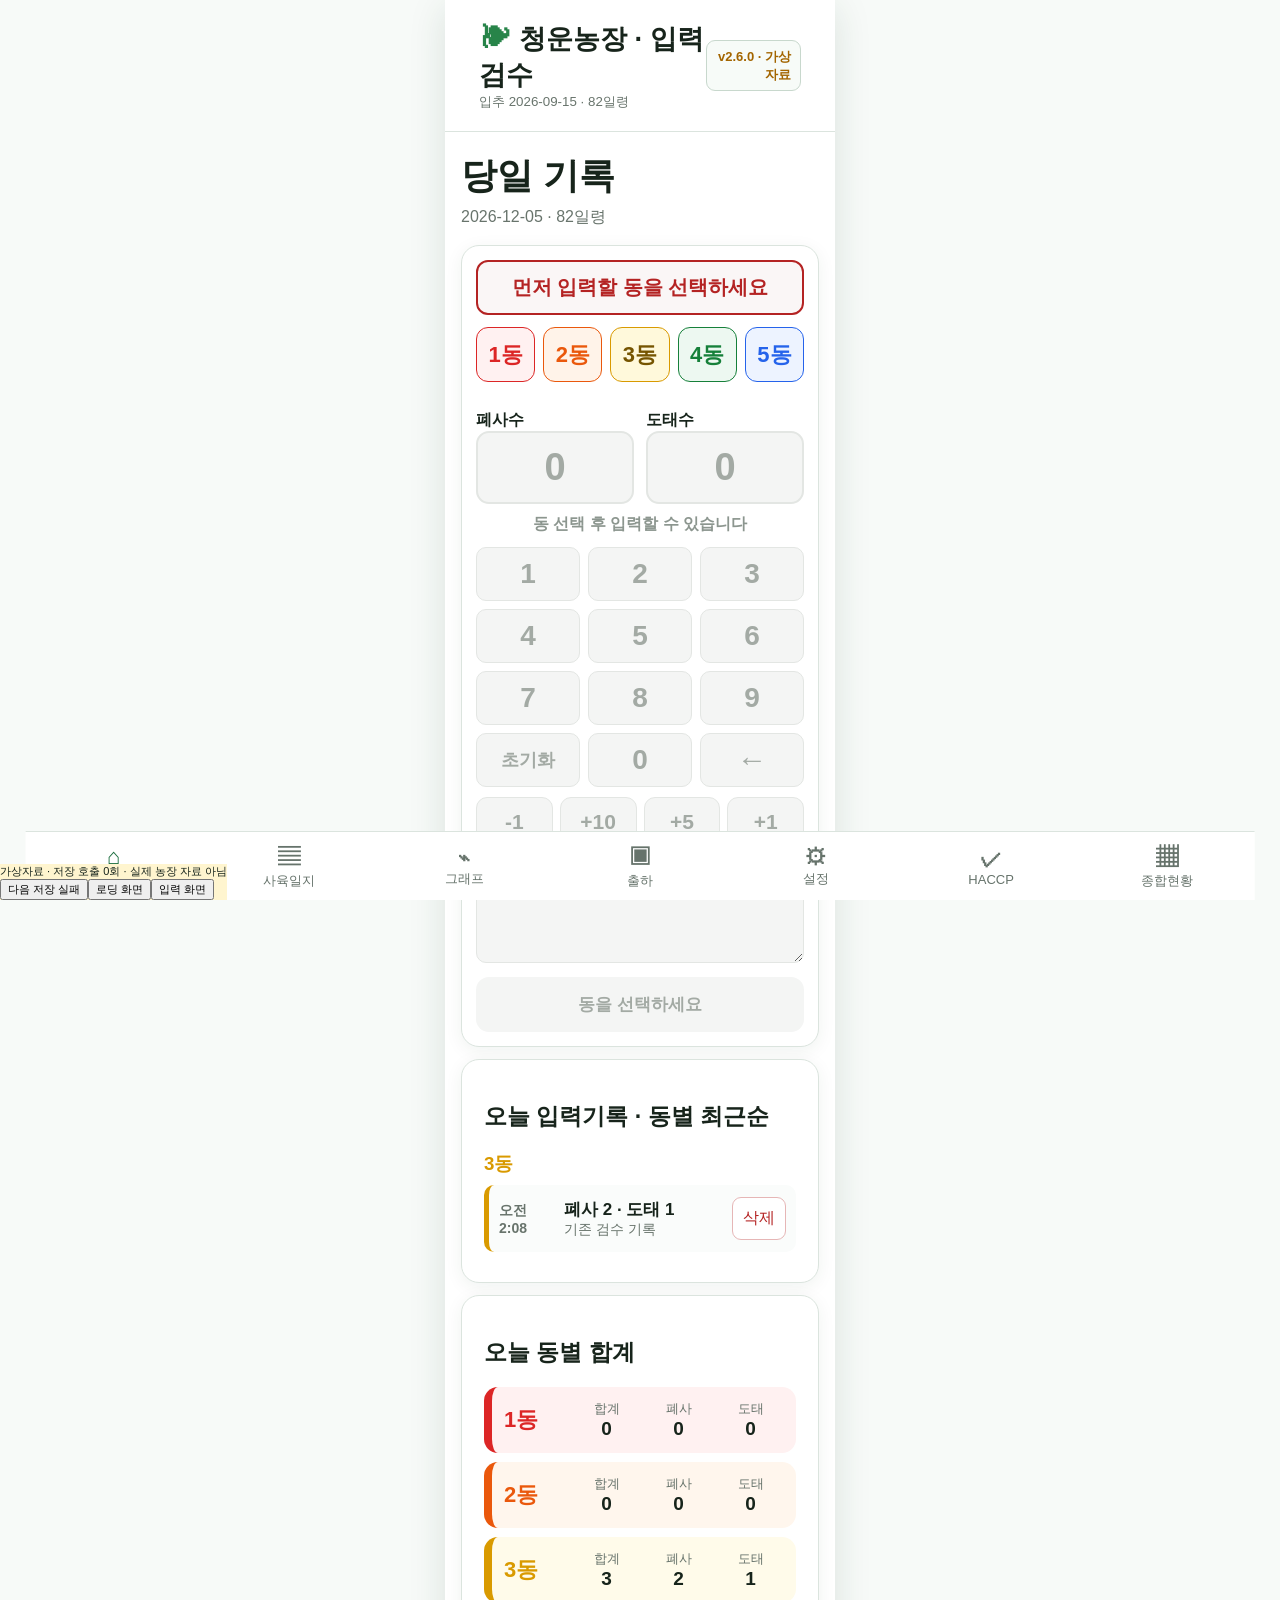
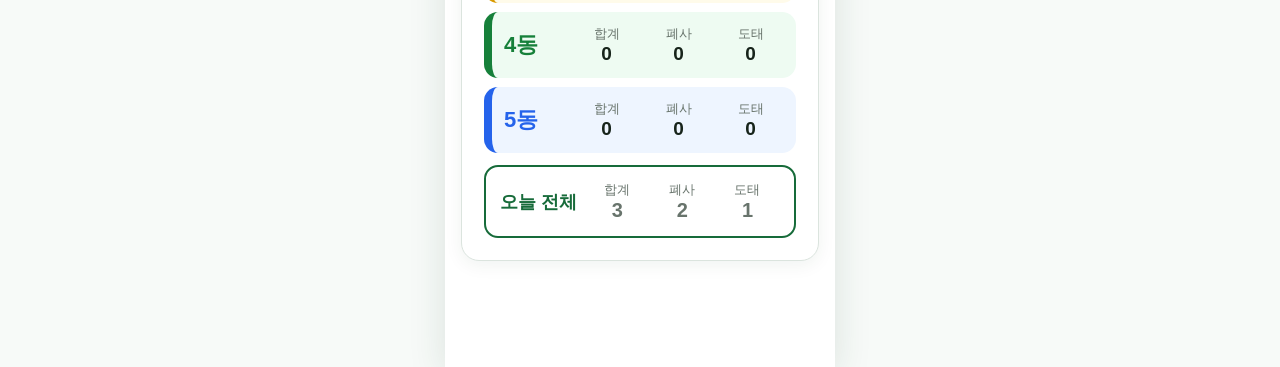
<file: review-entry-keypad.html>
<!doctype html><html lang="ko" translate="no" class="notranslate"><head><meta name="google" content="notranslate"><base target="_top"><meta charset="utf-8"><meta name="viewport" content="width=device-width,initial-scale=1,viewport-fit=cover"><meta name="theme-color" content="#176b3a"><meta name="mobile-web-app-capable" content="yes"><meta name="apple-mobile-web-app-capable" content="yes"><title>청운농장 육계 사육관리</title><link rel="manifest" href="./manifest.webmanifest"><link rel="icon" type="image/png" sizes="192x192" href="./icon-192.png"><link rel="apple-touch-icon" href="./icon-192.png">
<style>
:root{--g:#176b3a;--line:#dbe4de;--muted:#68746c}*{box-sizing:border-box}body{margin:0;font-family:Arial,'Noto Sans KR',sans-serif;color:#17241b;background:#f7faf8}button,input,select,textarea{font:inherit}button{cursor:pointer}.app{max-width:680px;margin:auto;min-height:100vh;background:#fff;padding-bottom:78px}header{position:sticky;top:0;z-index:5;display:flex;justify-content:space-between;align-items:center;padding:18px 20px;background:#fff;border-bottom:1px solid var(--line)}header b{font-size:23px}header small{display:block;color:var(--muted)}#sync{font-size:12px;color:#a36500}.page{padding:20px}.page h1{font-size:28px;margin:4px 0}.sub{color:var(--muted);margin:0 0 16px}.card{background:#fff;border:1px solid var(--line);border-radius:18px;padding:18px;margin:12px 0;box-shadow:0 4px 18px #163d2410}.save{width:100%;min-height:55px;border:0;border-radius:13px;background:var(--g);color:#fff;font-weight:900;font-size:17px}.field{display:block;margin:10px 0;font-weight:800}.field input,.field select,.field textarea,input,select,textarea{width:100%;padding:12px;border:1px solid #cbd6cf;border-radius:10px;background:#fff}.field textarea{min-height:86px}.houses{display:grid;grid-template-columns:repeat(5,1fr);gap:6px}.houses button{min-height:50px;background:#fff;border:2px solid var(--c);color:var(--c);border-radius:12px;font-weight:900}.houses button.on{background:var(--c);color:#fff}.grid2{display:grid;grid-template-columns:1fr 1fr;gap:8px}.numbers input{text-align:center;font-size:30px;font-weight:900}.keypad{display:grid;grid-template-columns:repeat(4,1fr);gap:7px}.keypad button{min-height:62px;font-size:20px;font-weight:900;border:1px solid var(--line);background:#fff;border-radius:11px}.record{display:grid;grid-template-columns:55px 1fr auto;gap:8px;align-items:center;padding:12px 0;border-bottom:1px solid var(--line)}.record strong{font-size:19px}.record small{display:block;color:var(--muted)}.tabs{display:grid;grid-template-columns:repeat(6,1fr);gap:4px}.tabs button{min-width:0;padding:9px 1px;background:#fff;border:1px solid var(--g);color:var(--g);font-weight:900}.tabs button.on{background:var(--g);color:#fff}.day{display:grid;grid-template-columns:58px 1fr auto;gap:7px;align-items:center;padding:11px 4px;border-bottom:1px solid var(--line)}.checkgrid,.choices{display:grid;grid-template-columns:1fr 1fr;gap:6px}.checkgrid button,.choices button{min-height:50px;border:2px solid #ccd6cf;background:#fff;border-radius:10px;font-weight:800}.checkgrid button.ok,.choices button.on{border-color:var(--g);background:#edf8f1;color:var(--g)}.checkgrid button.bad{border-color:#c62828;background:#fff0f0;color:#b42323}.status{display:grid;grid-template-columns:repeat(5,1fr);gap:5px;margin:12px 0}.status span{padding:8px 2px;text-align:center;border-radius:9px;background:#fff1e7;color:#98520d;font-size:12px;font-weight:800}.status span.done{background:#e8f6ed;color:var(--g)}.sectionbtn{width:100%;padding:16px;text-align:left;border:1px solid var(--line);border-radius:12px;background:#fff;font-weight:900;margin:5px 0}.note{padding:10px;border-radius:10px;background:#fff8dd;color:#805600;font-size:13px}nav{position:fixed;bottom:0;left:50%;transform:translateX(-50%);width:min(680px,100%);display:grid;grid-template-columns:repeat(6,1fr);background:#fff;border-top:1px solid var(--line);z-index:9}nav button{height:68px;border:0;background:#fff;color:#66736b;font-size:11px}nav button b{display:block;font-size:20px}nav button.on{color:var(--g);font-weight:900}.busy{position:fixed;inset:0;z-index:30;display:grid;place-items:center;background:#ffffffd9}.busy div{padding:22px;border-radius:16px;background:#fff;box-shadow:0 8px 30px #173f2633;color:var(--g);font-weight:900}.hidden{display:none!important}.danger{color:#b42323;border:1px solid #e6b6b6;background:#fff;padding:10px;border-radius:9px}.empty{text-align:center;color:#77827b;padding:25px 5px}@media(max-width:380px){.page{padding:14px}.tabs button{font-size:11px}}
.today-record{border-left:5px solid var(--c);padding:12px 10px;margin:8px 0;border-radius:10px;background:#fafcfb;display:grid;grid-template-columns:56px 1fr auto;gap:9px;align-items:center}.today-record .when{font-size:12px;color:#68746c;font-weight:800}.today-record .detail{font-weight:900}.today-record .memo{font-size:12px;color:#68746c;white-space:nowrap;overflow:hidden;text-overflow:ellipsis;max-width:310px}.house-total{border-left:8px solid var(--c);background:var(--bg);border-radius:14px;padding:13px 12px;margin:9px 0;display:grid;grid-template-columns:64px repeat(3,1fr);gap:5px;text-align:center;align-items:center}.house-total>strong{font-size:22px;color:var(--c);text-align:left}.house-total span{font-size:11px;color:#68746c}.house-total b{display:block;color:#17241b;font-size:18px}.grand-total{border:2px solid var(--g);border-radius:14px;padding:14px;display:grid;grid-template-columns:1.3fr repeat(3,1fr);text-align:center;align-items:center;margin-top:12px}.grand-total strong{color:var(--g);font-size:18px;text-align:left}.grand-total span{font-size:11px;color:#68746c}.grand-total b{display:block;font-size:20px}#sync{cursor:pointer}@media(max-width:380px){.house-total{grid-template-columns:55px repeat(3,1fr);padding:11px 8px}.today-record{grid-template-columns:48px 1fr auto}}
.basis-tabs{display:grid;grid-template-columns:1fr 1fr;gap:7px;margin-top:10px}.basis-tabs button{min-height:48px;border:2px solid var(--line);border-radius:11px;background:#fff;color:var(--g);font-weight:900}.basis-tabs button.on{background:var(--g);border-color:var(--g);color:#fff}.journal-house{border-left:8px solid var(--c);background:var(--bg);border-radius:14px;padding:12px 10px;margin:9px 0;display:grid;grid-template-columns:58px 1fr 1fr 1fr;gap:4px;text-align:center;align-items:center}.journal-house>strong{font-size:22px;color:var(--c);text-align:left}.journal-house span,.journal-total span,.actual-strip span{font-size:10px;color:#68746c}.journal-house b{display:block;font-size:16px;color:#17241b}.journal-house .rate b{font-size:21px;color:var(--c)}.journal-total{border:2px solid var(--g);border-radius:14px;padding:12px 8px;display:grid;grid-template-columns:1.2fr repeat(3,1fr);gap:3px;text-align:center;align-items:center}.journal-total strong{color:var(--g);text-align:left}.journal-total b,.actual-strip b{display:block;font-size:18px}.actual-strip{margin-top:10px;padding:12px;border-radius:12px;background:#edf8f1;display:grid;grid-template-columns:repeat(3,1fr);text-align:center}.journal-table-wrap{overflow-x:auto;-webkit-overflow-scrolling:touch}.journal-table{width:100%;min-width:600px;border-collapse:collapse;font-size:12px}.journal-table th,.journal-table td{border:1px solid #d7dfda;padding:8px 5px;text-align:center;white-space:nowrap}.journal-table thead th,.journal-table .summary-label{background:#eef4f0;font-weight:900}.journal-table .total-col{background:#fff8d9;font-weight:900}.journal-table small{display:block;color:#68746c}.journal-table .death{color:#b42323}.journal-table .cull{color:#68746c}.journal-table tr.current-day td{background:#f2faf5}.house-detail-head{border-left:8px solid var(--c);background:var(--bg);border-radius:14px;padding:15px}.house-detail-head h2{margin:0;color:var(--c)}.house-detail-grid{display:grid;grid-template-columns:repeat(3,1fr);gap:8px;margin-top:12px;text-align:center}.house-detail-grid span{font-size:11px;color:#68746c}.house-detail-grid b{display:block;font-size:18px;color:#17241b}.house-detail-grid .rate b{font-size:23px;color:var(--c)}@media(max-width:380px){.journal-house{grid-template-columns:52px 1fr 1fr 1fr;padding:10px 6px}.journal-house b{font-size:14px}.journal-house .rate b{font-size:18px}}
#sync{display:inline-block;vertical-align:middle;line-height:1.35;text-align:right;white-space:pre-line;padding:7px 9px;border:1px solid #c8d8cd;border-radius:9px;background:#f7fbf8;font-weight:800}.day{grid-template-columns:58px minmax(0,1fr) auto;align-items:start}.journal-note{margin-top:6px;padding:8px 10px;border-radius:9px;font-size:12px;line-height:1.45}.journal-note.worker{background:#edf8f1;border-left:4px solid #176b3a;color:#185f36}.journal-note.check-ok{background:#eef5ff;border-left:4px solid #2563eb;color:#245ba8}.journal-note.check-bad{background:#fff3e5;border-left:4px solid #e67e22;color:#9a4d0b}.journal-note b{display:block;margin-bottom:2px}.day-detail{display:block;min-width:0}
.journal-six{grid-column:2/-1;display:grid;grid-template-columns:repeat(3,1fr);gap:8px;text-align:center}.journal-six span{font-size:10px;color:#68746c}.journal-six b{display:block;font-size:16px;color:#17241b}.journal-six .rate b{font-size:22px;color:var(--c)}.shipment-panel{margin-top:11px;padding:13px;border:2px solid #93c5aa;border-radius:13px;background:#edf8f1}.shipment-head{display:flex;justify-content:space-between;align-items:end;gap:8px}.shipment-head strong{font-size:18px;color:#176b3a}.shipment-rate{text-align:right;color:#68746c;font-size:11px}.shipment-rate b{display:block;color:#176b3a;font-size:24px}.shipment-list{margin-top:9px;border-top:1px solid #c7dfd0}.shipment-item{display:flex;justify-content:space-between;gap:8px;padding:8px 1px;border-bottom:1px solid #d7e8dd;font-size:13px}.shipment-diff{margin-top:8px;padding:8px;border-radius:8px;background:#fff6dc;text-align:center;font-weight:900}.final-choice{margin-top:10px;padding:14px;border:2px solid #176b3a;border-radius:13px;background:#f5fbf7}.final-choice h3{margin:0 0 5px}.final-choice-actions{display:grid;grid-template-columns:1fr 1fr;gap:7px;margin-top:11px}.final-choice-actions button{min-height:58px;border-radius:11px;font-weight:900}.partial-choice{border:2px solid #176b3a;background:#fff;color:#176b3a}.complete-choice{border:0;background:#176b3a;color:#fff}@media(max-width:380px){.journal-six{gap:5px}.journal-six b{font-size:14px}}
.graph-bars{display:grid;gap:10px}.graph-row{display:grid;grid-template-columns:68px minmax(0,1fr) 52px;gap:10px;align-items:center}.graph-row>span{font-weight:800}.graph-track{height:22px;border-radius:12px;background:#e8efea;overflow:hidden}.graph-fill{display:block;height:100%;min-width:3px;border-radius:12px;background:linear-gradient(90deg,#22924f,#176b3a)}.graph-row strong{text-align:right;font-size:18px}.graph-summary{display:grid;grid-template-columns:repeat(4,1fr);gap:8px}.graph-summary span{padding:13px 7px;border:1px solid var(--line);border-radius:12px;text-align:center;color:var(--muted);font-size:13px}.graph-summary b{display:block;margin-top:4px;color:#17241b;font-size:21px}.graph-house{display:grid;grid-template-columns:58px 1fr 84px;gap:8px;align-items:center;padding:11px 0;border-bottom:1px solid var(--line)}.graph-house>strong{font-size:19px}.graph-house .graph-track{height:18px}.graph-house>span{text-align:right;font-weight:900}.readable-label{font-size:14px;color:var(--muted)}
/* 휴대폰은 큰 글씨의 1열, 넓은 화면은 같은 기능을 2열 대시보드로 표시 */
body{font-size:16px}.sub{font-size:16px;line-height:1.5}.card h2{font-size:23px}.field{font-size:16px}.field input,.field select,.field textarea,input,select,textarea{font-size:17px}.record{font-size:16px}.record small{font-size:14px;line-height:1.45}.note{font-size:15px;line-height:1.5}.today-record .when,.today-record .memo{font-size:14px}.today-record .detail{font-size:17px}.house-total span,.grand-total span,.journal-house span,.journal-total span,.actual-strip span,.journal-six span,.house-detail-grid span{font-size:13px}.house-total b,.journal-house b,.journal-six b,.house-detail-grid b{font-size:19px}.journal-house .rate b,.journal-six .rate b,.house-detail-grid .rate b{font-size:26px}.journal-total b,.actual-strip b{font-size:21px}.shipment-item{font-size:15px}.shipment-rate{font-size:13px}.journal-table{font-size:14px}.journal-table th,.journal-table td{padding:10px 7px}.day{font-size:16px}.journal-note{font-size:14px}nav button{font-size:13px}nav button b{font-size:22px}#sync{font-size:13px}
@media(min-width:760px){.app{max-width:1040px}.page{padding:28px 32px}.page h1{font-size:34px}header{padding:20px 32px}header b{font-size:27px}nav{width:min(1040px,100%)}.pc-two{display:grid;grid-template-columns:minmax(0,1fr) minmax(0,1fr);gap:18px;align-items:start}.pc-two>.card{margin:0}.journal-house{grid-template-columns:70px 1fr;padding:16px 14px}.journal-six{grid-template-columns:repeat(6,1fr)}.journal-table{min-width:760px;font-size:15px}.graph-summary span{font-size:14px}.graph-summary b{font-size:24px}}
@media(min-width:1100px){body{padding:20px 0}.app{border-radius:20px;box-shadow:0 8px 35px #163d2420;overflow:hidden}.card{padding:22px}.page h1{font-size:36px}}
.check-pill{min-width:96px;min-height:42px;padding:8px 12px;border-radius:999px;font-size:15px;font-weight:900;white-space:nowrap}.check-pill.pending{border:2px solid #d88700;background:#fff;color:#a86400}.check-pill.normal{border:1px solid #8fc8a5;background:#edf8f1;color:#176b3a}.check-pill.abnormal{border:1px solid #efad78;background:#fff1e6;color:#b54816}.trend-card{overflow:hidden}.trend-title{display:flex;justify-content:space-between;align-items:end;gap:10px;margin-bottom:8px}.trend-title h2{margin:0}.trend-title strong{color:var(--g);font-size:20px}.trend-chart{width:100%;height:260px;display:block}.trend-grid{stroke:#dfe7e1;stroke-width:1}.trend-line{fill:none;stroke:#176b3a;stroke-width:4;stroke-linecap:round;stroke-linejoin:round}.trend-point{fill:#176b3a;stroke:#fff;stroke-width:2;cursor:pointer}.trend-point.selected{fill:#fff;stroke:#176b3a;stroke-width:4}.trend-axis{fill:#68746c;font-size:12px}.trend-detail{display:grid;grid-template-columns:repeat(4,1fr);gap:1px;margin-top:8px;border-radius:12px;overflow:hidden;background:#dce9e0}.trend-detail span{padding:11px 6px;text-align:center;background:#edf8f1;color:#59665e;font-size:13px}.trend-detail b{display:block;margin-top:3px;color:#176b3a;font-size:20px}.comparison-list{margin-top:10px}.comparison-row{display:grid;grid-template-columns:48px minmax(0,1fr) 82px;gap:9px;align-items:center;padding:7px 0}.comparison-row strong{padding:5px;border-radius:8px;text-align:center;color:#fff}.comparison-row .graph-track{height:15px}.comparison-row>span{text-align:right;font-weight:900}.desktop-trend{display:none}.journal-dashboard{display:block}.desktop-record-title{display:none}
@media(max-width:520px){.trend-chart{height:225px}.trend-detail{grid-template-columns:1fr 1fr}.trend-detail span{font-size:12px}.check-pill{min-width:82px;padding:7px 9px;font-size:14px}}
@media(min-width:900px){.desktop-trend{display:block}.journal-dashboard{display:grid;grid-template-columns:minmax(0,1.02fr) minmax(0,.98fr);gap:18px;align-items:start;margin:12px 0}.journal-dashboard>.card{margin:0;height:100%}.journal-dashboard .journal-house{grid-template-columns:64px 1fr}.journal-dashboard .journal-six{grid-template-columns:repeat(3,1fr)}.all-houses{display:grid;grid-template-columns:1fr 1fr;gap:10px}.all-houses>h2,.all-houses>.journal-total,.all-houses>.shipment-panel{grid-column:1/-1}.all-houses>.journal-house{margin:0}.desktop-record-title{display:block}.trend-chart{height:300px}}
/* v2.1.9: 사육일지는 기록 화면으로 복구하고, PC 종합현황은 별도 고정형 현황판으로 제공 */
.journal-dashboard{display:block!important;margin:0!important}.journal-dashboard>.card{height:auto!important}.desktop-trend{display:none!important}.all-houses{display:block!important}
.day{display:grid;grid-template-columns:minmax(0,1fr) auto;gap:8px 12px;align-items:center;margin:10px 0;padding:14px;border:1px solid #dfe7e1;border-radius:14px;background:#fff;box-shadow:0 2px 10px #163d240a}.day>b{grid-column:1;grid-row:1;font-size:20px}.day>.check-pill{grid-column:2;grid-row:1}.day>.day-detail{grid-column:1/-1;grid-row:2;padding-top:2px;font-size:17px;font-weight:800}.day>.day-detail>small{display:inline!important;margin-left:8px;font-size:14px;font-weight:500}.journal-note{width:100%;margin-top:9px;padding:11px 13px}.journal-note b{display:inline;margin-right:8px}.check-pill{min-height:38px;min-width:88px;font-size:14px}
nav{overflow-x:auto;overflow-y:hidden;grid-template-columns:repeat(7,minmax(72px,1fr));scrollbar-width:none}nav::-webkit-scrollbar{display:none}
.overview-page{overflow-x:auto;margin:0 -20px;padding:0 20px 18px;-webkit-overflow-scrolling:touch}.overview-board{min-width:1320px;max-width:1560px;margin:0 auto;padding-bottom:8px}.overview-head{display:flex;justify-content:space-between;align-items:end;gap:18px;margin:8px 0 18px}.overview-head h2{margin:0;font-size:30px}.overview-head p{margin:5px 0 0;color:var(--muted)}.overview-controls{display:flex;gap:8px}.overview-controls button{min-width:92px;min-height:44px;padding:8px 14px;border:1px solid var(--g);border-radius:10px;background:#fff;color:var(--g);font-weight:900}.overview-controls button.on{background:var(--g);color:#fff}.overview-kpis{display:grid;grid-template-columns:1.15fr repeat(5,1fr);gap:10px}.overview-kpi{padding:16px;border:1px solid var(--line);border-radius:15px;background:#fff;box-shadow:0 4px 16px #163d2410;color:var(--muted);font-size:14px}.overview-kpi.primary{background:#176b3a;color:#dff2e6}.overview-kpi b{display:block;margin-top:6px;color:#17241b;font-size:26px}.overview-kpi.primary b{color:#fff;font-size:29px}.overview-main{display:grid;grid-template-columns:minmax(0,1.4fr) minmax(390px,.6fr);gap:16px;margin-top:16px}.overview-card{margin:0!important;padding:20px!important}.overview-house-table,.overview-day-table{width:100%;border-collapse:collapse}.overview-house-table th,.overview-house-table td,.overview-day-table th,.overview-day-table td{padding:11px 9px;border:1px solid #d8e1db;text-align:center;white-space:nowrap}.overview-house-table th,.overview-day-table th{background:#eef4f0}.overview-house-table tbody tr:last-child{background:#f4faf6;font-weight:900}.overview-rate{font-size:19px;font-weight:900;color:var(--g)}.overview-side{display:grid;gap:16px;align-content:start}.overview-side .trend-chart{height:280px}.overview-compare{display:grid;grid-template-columns:1fr 1fr;gap:12px}.overview-bottom{display:grid;grid-template-columns:1fr 1fr;gap:16px;margin-top:16px}.overview-list{max-height:330px;overflow:auto}.overview-list-row{display:grid;grid-template-columns:88px 1fr auto;gap:12px;align-items:center;padding:11px 2px;border-bottom:1px solid var(--line)}.overview-list-row small{display:block;color:var(--muted);margin-top:3px}.overview-badge{display:inline-block;padding:5px 8px;border-radius:8px;background:#edf8f1;color:var(--g);font-weight:900}.overview-table-card{margin-top:16px!important}.overview-day-table .total{background:#fff8d9;font-weight:900}.overview-day-table .today-row td{background:#f0faf4}.overview-empty{padding:24px;text-align:center;color:var(--muted)}
.overview-title,.overview-date{display:none}.app.overview-mode header{display:grid;grid-template-columns:1fr auto 1fr;gap:20px}.app.overview-mode .overview-title{display:block;text-align:center;font-size:30px}.app.overview-mode .overview-date{display:block;text-align:right;font-size:14px;color:var(--muted)}.app.overview-mode .overview-date b{display:block;color:#17241b;font-size:25px}.app.overview-mode #sync{margin-left:auto}.overview-farm-grid,.overview-entry-grid{display:grid;grid-template-columns:repeat(4,1fr);gap:1px;border:1px solid var(--line);border-radius:13px;overflow:hidden;background:var(--line)}.overview-info-cell{padding:13px 15px;background:#fff;color:var(--muted);font-size:13px}.overview-info-cell b{display:block;margin-top:4px;color:#17241b;font-size:17px}.overview-wide{grid-column:span 2}.overview-alerts{display:grid;grid-template-columns:1fr 1fr;gap:16px}.overview-alert-row{padding:12px 2px;border-bottom:1px solid var(--line)}.overview-alert-row b{display:block;margin-bottom:4px}.overview-alert-row small{color:var(--muted)}.overview-alert-row.bad{padding:12px;border-left:5px solid #e67e22;background:#fff3e5;border-radius:9px}.overview-day-table td.detail-text{max-width:310px;white-space:normal;text-align:left}.overview-autosync{display:inline-block;margin-left:8px;padding:4px 7px;border-radius:7px;background:#edf8f1;color:var(--g);font-size:12px;font-weight:900}
@media(min-width:1100px){body{padding:0}.app{width:96vw;max-width:1640px;border-radius:0}.page{padding:28px 34px}header{padding:20px 34px}nav{width:min(1640px,96vw)}.overview-page{margin:0 -34px;padding:0 34px 18px}}
@media(max-width:1099px){.overview-board{min-width:1320px}.overview-page:before{content:'넓은 현황판입니다. 좌우로 밀어서 확인하세요.';display:block;position:sticky;left:0;width:max-content;margin:2px 0 10px;padding:7px 10px;border-radius:8px;background:#fff8dd;color:#805600;font-size:13px;font-weight:800}}
.medicine-tabs{display:grid;grid-template-columns:repeat(5,1fr);gap:6px;margin-bottom:14px}.medicine-tabs button{min-height:48px;border:2px solid #cbd6cf;border-radius:10px;background:#fff;color:#176b3a;font-weight:900}.medicine-tabs button.on{border-color:#176b3a;background:#176b3a;color:#fff}.medicine-shelf{display:grid;grid-template-columns:repeat(2,minmax(0,1fr));gap:10px}.medicine-card{padding:15px;border:1px solid #cfe0d4;border-left:6px solid #176b3a;border-radius:13px;background:#f8fcf9}.medicine-card h3{margin:0 0 8px}.medicine-card .stock{display:block;color:#176b3a;font-size:28px;font-weight:900}.medicine-card small{display:block;margin-top:4px;color:#68746c}.medicine-history{display:grid;grid-template-columns:72px minmax(0,1fr) auto;gap:10px;align-items:center;padding:12px 0;border-bottom:1px solid var(--line)}.medicine-history .kind{padding:6px;border-radius:8px;text-align:center;background:#eef4f0;color:#176b3a;font-weight:900}.medicine-history .kind.out{background:#fff2e8;color:#b45309}.medicine-history small{display:block;color:#68746c}.medicine-warning{margin-top:8px;padding:11px 13px;border-left:5px solid #dc2626;border-radius:10px;background:#fff0f0;color:#9f1d1d;font-weight:900}.journal-note.medicine{background:#f3efff;border-left:4px solid #7c3aed;color:#5b21b6}.journal-note.withdrawal{background:#fff0f0;border-left:4px solid #dc2626;color:#9f1d1d}.journal-note.available{background:#edf8f1;border-left:4px solid #176b3a;color:#176b3a}.sectionbtn.disabled{color:#7a847d;background:#f4f6f5}.haccp-lock{max-width:480px;margin:30px auto}.hold-alert{padding:13px;border:2px solid #dc2626;border-radius:12px;background:#fff0f0;color:#9f1d1d;font-weight:900}@media(max-width:520px){.medicine-tabs{grid-template-columns:1fr 1fr}.medicine-shelf{grid-template-columns:1fr}.medicine-history{grid-template-columns:62px minmax(0,1fr) auto}}

/* v2.2.5: wide overview, compact spacing, all detail records retained */
.app.overview-mode{max-width:1920px;width:98vw}
.app.overview-mode header{padding:14px 24px}
.app.overview-mode .page{padding:14px 24px}
.overview-page{margin:0 -24px;padding:0 24px 12px}
.overview-board{max-width:none;display:grid;grid-template-columns:minmax(0,1fr) minmax(0,1fr);gap:12px;align-items:start}
.overview-board>*{grid-column:1/-1;min-width:0}
.overview-main,.overview-side{display:contents}
.overview-main>.overview-card{grid-column:1/-1}
.overview-side>.overview-card{grid-column:auto;align-self:stretch}
.overview-card{padding:16px!important}
.overview-table-card{margin-top:0!important}
.overview-head{margin:0;gap:12px}
.overview-head h2{font-size:27px}
.overview-controls button{min-width:78px;min-height:40px}
.overview-kpi{padding:12px 14px;font-size:15px}
.overview-kpi b{font-size:28px;margin-top:4px}
.overview-kpi.primary b{font-size:31px}
.overview-card h2{font-size:23px;margin:0 0 12px}
.overview-house-table{font-size:16px}
.overview-house-table th,.overview-house-table td{padding:10px 8px}
.overview-house-table small{font-size:13px}
.overview-rate{font-size:21px}
.overview-side .trend-chart{height:230px}
.overview-compare{grid-template-columns:1fr 1fr}.overview-compare.overview-compare-all{grid-template-columns:1fr}
.overview-compare h3{margin:0 0 12px;font-size:18px}
.overview-compare .comparison-row{grid-template-columns:64px minmax(0,1fr) 86px;gap:14px;padding:13px 0;font-size:19px}
.overview-compare .graph-track{height:22px}
.overview-compare .comparison-row strong{padding:8px}
.overview-alerts{gap:20px}
.overview-alerts h3{font-size:17px;margin:0 0 6px}
.overview-empty{padding:12px;font-size:15px}
.overview-alert-row{font-size:16px;padding:9px 0}
.overview-day-table{font-size:15px}
.overview-day-table th,.overview-day-table td{padding:8px}
.overview-day-table small{font-size:13px}
.overview-board>.overview-farm-card,.overview-board>.overview-entry-card{grid-column:auto;align-self:stretch}
.overview-farm-grid,.overview-entry-grid{grid-template-columns:repeat(4,minmax(0,1fr))}
.overview-info-cell{padding:10px 12px;font-size:13px;overflow-wrap:anywhere}
.overview-info-cell b{font-size:16px}
.overview-shipping>h2{font-size:23px;margin:0 0 12px}
.overview-shipping .overview-card{margin-bottom:10px!important}
@media(min-width:1600px){.overview-side .trend-chart{height:250px}.overview-house-table{font-size:18px}.overview-house-table th,.overview-house-table td{padding:11px 10px}.overview-rate{font-size:23px}.overview-info-cell{font-size:14px}.overview-info-cell b{font-size:17px}}

.farm-icon{display:inline-block;width:20px;height:20px;vertical-align:-4px;margin-right:6px;flex-shrink:0}
.farm-brand:before{content:'❧';display:inline-block;margin-right:9px;color:#278449;font-size:1.15em}
.overview-kpi{position:relative;padding-left:52px;background:#fafcfb}
.overview-kpi>.farm-icon{position:absolute;top:17px;left:15px;width:25px;height:25px}
.overview-kpi.kpi-stock{background:#edf8f1;color:#176b3a;border-color:#bddbc8}
.overview-kpi.kpi-stock b,.overview-kpi.kpi-stock.primary b{color:#176b3a}
.overview-kpi.kpi-loss{background:#fff8ed;color:#98550a}.overview-kpi.kpi-ship{background:#f2f6fc;color:#385b83}
.rate-official{color:#2563eb!important}.rate-bonus{color:#7c3aed!important}.rate-actual{color:#16803a!important}
.overview-kpi.rate-official{background:#eff5ff;border-color:#c9dbff}.overview-kpi.rate-bonus{background:#f7f1ff;border-color:#e0cffa}.overview-kpi.rate-actual{background:#eff9f2;border-color:#c6e6cf}
.overview-kpi.rate-official b{color:#2563eb}.overview-kpi.rate-bonus b{color:#7c3aed}.overview-kpi.rate-actual b{color:#16803a}
.farm-house-button{border:1.5px solid var(--house-color)!important;color:var(--house-ink)!important;background:var(--house-tint)!important;font-weight:900}
.farm-house-button.on{background:var(--house-color)!important;color:#fff!important;box-shadow:0 2px 7px #183b2522}
.farm-house-button.on[data-oh="3"],.farm-house-button.on[data-house="3"]{color:#302500!important}
.overview-card>h2{display:flex;align-items:center;gap:3px}.overview-card>h2>.farm-icon{color:#176b3a;width:22px;height:22px}
.house-overview .overview-main>.overview-house-details,.house-overview>.overview-alert-card{grid-column:auto;align-self:stretch}
.house-detail-cells{display:grid;grid-template-columns:repeat(4,minmax(0,1fr));border:1px solid #dbe4de;border-radius:10px;overflow:hidden;background:#dbe4de;gap:1px}
.house-detail-cells>div{padding:12px 10px;background:#f7faf8}.house-detail-cells span{display:block;font-size:13px;color:#627269;white-space:nowrap}.house-detail-cells span .farm-icon{width:16px;height:16px;margin-right:3px;vertical-align:-3px}.house-detail-cells b{display:block;font-size:22px;margin-top:7px}
.house-overview .overview-alert-card .overview-alerts{gap:15px}.house-overview .overview-alert-row{font-size:14px;line-height:1.5}.overview-alert-row small{display:block}.house-overview .overview-alert-card h2{font-size:20px}
.normal-text{color:#16803a}.withdrawal-text{color:#b42323}.pending-text{color:#98620a}
.house-daily-table{table-layout:fixed;font-size:14px}.house-daily-table th,.house-daily-table td{white-space:normal;overflow-wrap:anywhere;padding:8px 6px}.house-daily-table th:nth-child(1){width:8%}.house-daily-table th:nth-child(2),.house-daily-table th:nth-child(3),.house-daily-table th:nth-child(4){width:5%}.house-daily-table th:nth-child(5){width:12%}.house-daily-table th:nth-child(6){width:19%}.house-daily-table th:nth-child(7){width:19%}.house-daily-table th:nth-child(8){width:19%}.house-daily-table th:nth-child(9){width:8%}.house-daily-table .farm-icon{width:15px;height:15px;margin-right:3px;vertical-align:-3px}.house-daily-table th small{display:block}.house-daily-table .medicine-cell{font-size:13px}
@media(min-width:1600px){.house-detail-cells b{font-size:25px}.house-detail-cells>div{padding:14px}.house-overview .overview-alert-row{font-size:16px}.house-daily-table{font-size:16px}}

</style>
<style>
/* v2.6.0 daily record readability */
.overview-board .overview-day-table{font-size:21px;font-weight:800;color:#17241b;font-variant-numeric:tabular-nums}
.overview-board .overview-day-table th,.overview-board .overview-day-table td{padding:9px 8px;line-height:1.4}
.overview-board .overview-day-table thead th{font-size:17px;font-weight:800}
.overview-board .overview-day-table small{font-size:15px;font-weight:700}
.overview-board .overview-day-table tbody th{font-size:19px;font-weight:800}
.overview-board .overview-day-table tbody th small{display:block;color:#4b5d52;font-size:15px}
.overview-board .overview-day-table .total{font-size:23px;font-weight:900;color:#17241b}
.overview-board .overview-day-table tbody td small:first-of-type{color:#43554a!important;font-size:16px}
.overview-board .house-daily-table tbody td{font-size:20px}
.overview-board .house-daily-table tbody td:nth-child(2),.overview-board .house-daily-table tbody td:nth-child(3){font-size:22px;font-weight:800}
.overview-board .house-daily-table tbody td.detail-text{font-size:17px;font-weight:650;line-height:1.45}
.overview-board .house-daily-table tbody td.total{font-size:23px;font-weight:900}
</style>
<style>
/* v2.6.0 compact daily records */
.overview-board .overview-day-table th,.overview-board .overview-day-table td,.overview-board .overview-day-table td.detail-text{text-align:center;vertical-align:middle}
.daily-cell-meta{display:flex;justify-content:center;align-items:center;gap:5px;flex-wrap:wrap;font-size:16px;font-weight:700;color:#43554a;line-height:1.45;margin-top:2px}
.daily-cell-meta>span{white-space:nowrap}
.daily-check-badge{display:inline-flex;align-items:center;padding:2px 5px;border-radius:6px;font-size:13px;font-weight:800;border:1px solid}
.daily-check-badge.is-normal{color:#176b3a;background:#e8f5ed;border-color:#b9dcc6}
.daily-check-badge.is-abnormal{color:#b42323;background:#fff0f0;border-color:#edb8b8}
.daily-check-badge.is-pending{color:#925400;background:#fff4df;border-color:#e7ca97}
.daily-note-marker{font-size:12px;color:#7546a1}
.house-overview .overview-alert-card{height:270px;box-sizing:border-box;overflow:hidden}
.house-overview .overview-alert-card>h2{margin-bottom:12px}
.house-overview .overview-alerts{min-height:0}
.house-overview .overview-alerts>div{min-width:0}
.house-overview .overview-alerts h3{margin:0 0 8px;font-size:17px}
.house-alert-scroll{height:175px;overflow-y:auto;overscroll-behavior:contain;scrollbar-gutter:stable;padding-right:5px}
.house-alert-scroll:focus-visible{outline:2px solid #278449;outline-offset:2px}
.house-alert-scroll .overview-alert-row{overflow-wrap:anywhere}
</style>
<style>.haccp-page{color:#19212b;background:#f6f7f9;min-height:70vh}.haccp-page>.sub:empty{display:none}.haccp-page h1{font-size:27px;margin-bottom:20px}.haccp-page h2{display:flex;align-items:center;gap:8px;margin:0 0 18px;font-size:21px}.haccp-page .card{border-color:#dce0e6;box-shadow:0 3px 12px #15223808;background:#fff}.haccp-page .field{color:#252d38;font-size:16px;margin:16px 0}.haccp-page input,.haccp-page select,.haccp-page textarea{color:#17212e;border-color:#b7c0cc;font-size:17px;background:#fff}.haccp-page input:focus,.haccp-page textarea:focus,.haccp-page select:focus{outline:2px solid #3f7760;outline-offset:2px}.haccp-page .sub,.haccp-page small{color:#4c5868}.haccp-page fieldset{padding:0;margin:20px 0;border:0;min-width:0}.haccp-page fieldset[hidden]{display:none}.haccp-page legend{font-size:16px;font-weight:800;margin-bottom:10px;color:#252d38}.haccp-page .choices{gap:8px}.haccp-page .choices button,.haccp-quarters button,.haccp-house-choices button{border:1px solid #b7c0cc;background:#fff;color:#263243;min-height:50px;border-radius:10px;font-size:16px;font-weight:700;padding:9px}.haccp-page .choices button.on,.haccp-quarters button.on,.haccp-house-choices button.on{background:#edf5f0;border:2px solid #28734c;color:#153b29;box-shadow:inset 0 0 0 1px #28734c}.haccp-page button:focus-visible{outline:3px solid #3276b1;outline-offset:2px}.haccp-page .save{font-size:18px;background:#226a45;min-height:54px}.haccp-page button:disabled{opacity:.55;cursor:default}.haccp-page .haccp-back{display:flex;justify-content:center;align-items:center;gap:7px;text-align:center;min-height:50px;background:white;color:#283546;border:1px solid #aeb8c6;border-radius:12px;margin:14px 0 22px;font-size:17px}.haccp-menu{display:grid;gap:13px}.haccp-menu-item{display:grid;grid-template-columns:52px 1fr 20px;align-items:center;gap:15px;text-align:left;padding:22px 18px;border-radius:16px;border:1px solid #d2d9e2;background:#fff;box-shadow:0 3px 12px #15223806;color:#19212b}.haccp-menu-item b{display:block;font-size:21px}.haccp-menu-item small{display:block;font-size:14px;line-height:1.6;margin-top:4px}.haccp-menu-icon{display:grid;place-items:center;width:52px;height:52px;border-radius:13px;background:#edf2f8;color:#36597f}.haccp-menu-icon .farm-icon{width:27px;height:27px;margin:0}.haccp-menu-item:nth-child(2) .haccp-menu-icon{background:#ecf4ef;color:#356c4f}.haccp-menu-item:nth-child(3) .haccp-menu-icon{background:#f2effa;color:#6a5295}.haccp-menu-item:nth-child(4) .haccp-menu-icon{background:#fff4e7;color:#8b5b25}.haccp-chevron{font-size:30px;color:#6d7887}.haccp-recent{display:flex;align-items:center;gap:7px;flex-wrap:wrap;margin-top:-6px}.haccp-recent>span{color:#4c5868;font-size:13px}.haccp-recent button{padding:8px 12px;background:#f1f3f7;border:1px solid #d0d7e2;color:#263b55;border-radius:20px;font-size:14px;font-weight:700;overflow-wrap:anywhere;max-width:100%}.haccp-house-choices{display:grid;grid-template-columns:repeat(6,1fr);gap:6px}.haccp-house-choices [data-dhouse]{border-top:4px solid var(--house-color)}.education-detail{background:#f6f7fa;border:1px solid #dce1e8!important;padding:14px!important;border-radius:12px}.education-detail legend{padding:0 5px}.education-options{display:grid;gap:8px}.education-options label{display:flex;align-items:flex-start;gap:10px;padding:10px;border:1px solid #dce1e8;border-radius:9px;background:#fff;color:#253142;font-size:16px;line-height:1.5;cursor:pointer}.education-options input{width:21px;height:21px;flex-shrink:0;margin:2px 0 0;accent-color:#28734c;padding:0}.haccp-attendees{display:flex;flex-wrap:wrap;gap:8px}.haccp-attendees>span{display:flex;align-items:center;padding:10px 12px;border:1px solid #d7dde6;border-radius:9px;background:#f5f7fa;font-weight:700}.haccp-record{display:flex;justify-content:space-between;align-items:center;gap:12px;padding:15px 0;border-bottom:1px solid #dfe3ea}.haccp-record>div{min-width:0}.haccp-record time{display:block;color:#526074;font-size:14px;margin-bottom:4px}.haccp-record b{display:block;font-size:17px;overflow-wrap:anywhere}.haccp-record small{display:block;font-size:14px;line-height:1.5;margin-top:5px;overflow-wrap:anywhere}.haccp-record p{margin:7px 0 0;font-size:15px;line-height:1.5}.haccp-preserve{white-space:pre-wrap}.haccp-record>.danger{flex-shrink:0}.haccp-page .medicine-tabs{margin:0;gap:7px}.haccp-page .medicine-tabs button{border:1px solid #b7c0cc;color:#263243;background:#fff;font-size:15px;min-height:54px}.haccp-page .medicine-tabs .farm-icon{display:block;margin:0 auto 4px;width:20px;height:20px}.haccp-page .medicine-tabs button.on{background:#edf5f0;color:#153b29;border:2px solid #28734c}.haccp-page .medicine-card{background:#fff;border:1px solid #d5dce6;border-left:5px solid #6b87ab}.haccp-page .medicine-card h3{font-size:19px;color:#19212b}.haccp-page .medicine-card .stock{color:#19212b;font-size:29px}.haccp-page .medicine-card small{font-size:14px;line-height:1.5}.haccp-page .medicine-history b{font-size:17px}.haccp-page .medicine-history small{font-size:14px;line-height:1.5}.haccp-page .medicine-history .kind{background:#eef2f7;color:#314d70}.haccp-page .medicine-history .kind.out{background:#fff0e1;color:#8c480e}.haccp-page .note{background:#f1f4f8;color:#33465d;border:1px solid #d7dfe9;font-size:15px}.haccp-quarters{display:grid;grid-template-columns:repeat(4,1fr);gap:7px}.haccp-quarters small{display:block;margin-top:3px;font-size:13px}.haccp-quarters b{font-size:17px}#hprintStatus{font-size:15px;line-height:1.6;margin-top:14px;color:#34455c}#hreportPreview{width:100%;height:75vh;border:1px solid #c6cdd7;border-radius:12px;background:white}.haccp-print-actions{position:sticky;top:110px;z-index:2}@media(max-width:400px){.haccp-house-choices{grid-template-columns:repeat(3,1fr)}.haccp-menu-item{padding:18px 13px;gap:11px}.haccp-menu-item b{font-size:19px}}
</style>
<style>.settings-page .settings-report-card{margin-top:20px}.settings-flow{color:#37465a;font-size:17px;font-weight:700;margin:0 0 18px}.settings-flow span{margin:0 7px;color:#6b7786}.settings-page .settings-complete{display:flex;align-items:center;justify-content:center;text-align:center;color:#a52d2d;background:#fff7f7;border-color:#dab7b7;min-height:52px;margin-top:12px}.settings-archive-actions{display:flex;gap:8px;align-items:center;flex-wrap:wrap;justify-content:flex-end}.settings-archive-actions a{color:#214c7b;font-weight:800;border:1px solid #b8c8da;padding:8px 10px;border-radius:8px;text-decoration:none;white-space:nowrap}.settings-count{margin-left:6px;font-size:15px;color:#4c5868}.settings-house-grid{display:grid;grid-template-columns:1fr 1fr;gap:10px}.settings-house-grid .field{border-top:4px solid var(--house-color);padding:12px;border-radius:9px;background:#f6f7f9;margin:0}.settings-page [hidden]{display:none!important}.settings-page input[readonly]{background:#f1f3f6;color:#4b5666}.gallery-picker{position:relative;display:flex;align-items:center;justify-content:center;gap:8px;border:2px dashed #9badc2;border-radius:14px;padding:25px 12px;margin:18px 0;background:#f4f7fb;color:#263c58;font-size:18px;font-weight:800;cursor:pointer}.gallery-picker input{position:absolute;inset:0;opacity:0;width:100%;height:100%;cursor:pointer}.evidence-preview{padding:10px;border:1px solid #d4dce7;border-radius:12px;margin-bottom:16px;text-align:center}.evidence-preview img{display:block;max-width:100%;max-height:400px;object-fit:contain;margin:auto}.evidence-preview span{display:block;font-size:14px;color:#47566b;margin-top:8px;overflow-wrap:anywhere}
.report-review .report-paper{zoom:.48;margin:15px auto}.report-review-wrap{overflow:auto;background:#e9edf2;padding:12px}.report-toolbar{display:flex;gap:10px;flex-wrap:wrap;position:sticky;top:100px;z-index:4;background:#fff;padding:12px;border:1px solid #dce1e8;border-radius:12px}.report-toolbar button{flex:1;min-width:140px}.report-toolbar .sectionbtn{text-align:center}.report-staging{position:fixed;left:-20000px;top:0;z-index:-1;width:1320px;pointer-events:none}.report-paper{position:relative;width:1320px!important;height:934px!important;min-width:1320px!important;max-width:1320px!important;padding:28px 32px 38px;background:white;color:#17241b;box-sizing:border-box;overflow:hidden;font-family:Arial,'Noto Sans KR',sans-serif}.report-paper header{position:static;display:flex;justify-content:space-between;align-items:center;padding:0 0 13px;border-bottom:2px solid #466b55;margin-bottom:14px;background:white;gap:20px}.report-paper header b{font-size:26px}.report-paper header span{font-size:15px;color:#435347}.report-paper footer{position:absolute;bottom:12px;left:32px;right:32px;display:flex;justify-content:space-between;font-size:13px;color:#526257}.report-page-body{height:790px;overflow:hidden}.report-paper .overview-board{display:block;min-width:0;max-width:none;width:100%}.report-paper .overview-card,.report-paper .overview-kpis{margin:0 0 12px!important}.report-paper .overview-head,.report-paper button,.report-paper .overview-autosync{display:none!important}.report-paper .overview-main,.report-paper .overview-side{display:contents}.report-paper .overview-list,.report-paper .house-alert-scroll{max-height:none;height:auto;overflow:visible}.report-paper .overview-alert-card{height:auto;overflow:visible}.report-paper .overview-alerts{display:grid;grid-template-columns:1fr 1fr}.report-paper .overview-house-details{margin-bottom:12px!important}.report-paper .overview-side>.card{display:block}.report-paper .overview-farm-grid,.report-paper .overview-entry-grid{grid-template-columns:repeat(4,1fr)}.report-photo img{display:block;max-width:100%;max-height:680px;object-fit:contain;margin:12px auto}.report-photo h2{font-size:23px;margin:0 0 8px}.report-photo p{font-size:16px;color:#435347}.report-review .page{max-width:none}.report-review{max-width:none!important}@media print{body:has(.report-review) .app>header,body:has(.report-review) nav,body:has(.report-review) .report-toolbar{display:none!important}body:has(.report-review) .report-review-wrap{padding:0;background:white}body:has(.report-review) .report-paper{zoom:1;margin:0;break-after:page;box-shadow:none}body:has(.report-review) .report-paper:last-child{break-after:auto}@page{size:A4 landscape;margin:0}}

.report-pair{display:grid;grid-template-columns:minmax(0,1fr) minmax(0,1fr);gap:12px;align-items:start;margin-bottom:12px}.report-pair>.overview-card{min-width:0;margin-bottom:0!important}.report-paper .overview-day-table{font-size:19px}.report-paper .overview-day-table th,.report-paper .overview-day-table td{padding:5px 6px;line-height:1.25}.report-paper .overview-day-table tbody th{font-size:17px}.report-paper .overview-day-table small,.report-paper .overview-day-table tbody th small{font-size:13px}.report-paper .overview-day-table .total{font-size:20px}.report-paper .house-daily-table tbody td{font-size:17px}.report-paper .house-daily-table tbody td:nth-child(2),.report-paper .house-daily-table tbody td:nth-child(3){font-size:19px}.report-paper .house-daily-table tbody td.total{font-size:20px}.report-paper .house-daily-table tbody td.detail-text{font-size:15px;line-height:1.35}.report-paper .daily-cell-meta{font-size:14px;gap:4px}.report-paper .daily-check-badge{font-size:12px}.report-paper .report-pair .overview-farm-grid,.report-paper .report-pair .overview-entry-grid{grid-template-columns:repeat(2,1fr)}
</style>
<style>.report-staging{width:934px}.report-paper{width:934px!important;min-width:934px!important;max-width:934px!important;height:1320px!important;padding:24px 26px 34px}.report-page-body{height:1200px}.report-paper header{margin-bottom:10px;padding-bottom:9px}.report-paper header b{font-size:21px}.report-paper header span{font-size:13px}.report-paper footer{left:26px;right:26px;font-size:11px}.report-paper .overview-card{padding:12px!important;margin-bottom:8px!important}.report-paper .overview-kpis{gap:5px;margin-bottom:8px!important}.report-paper .overview-kpi{padding:9px 6px!important}.report-paper h2{font-size:17px!important;margin:0 0 8px!important}.report-paper h3{font-size:14px!important}.report-paper .overview-day-table{font-size:13px}.report-paper .overview-day-table th,.report-paper .overview-day-table td{padding:3px 4px;line-height:1.15}.report-paper .overview-day-table tbody th{font-size:12px}.report-paper .overview-day-table small,.report-paper .overview-day-table tbody th small{font-size:10px}.report-paper .overview-day-table .total{font-size:14px}.report-paper .house-daily-table tbody td{font-size:12px}.report-paper .house-daily-table tbody td:nth-child(2),.report-paper .house-daily-table tbody td:nth-child(3){font-size:14px}.report-paper .house-daily-table tbody td.total{font-size:14px}.report-paper .house-daily-table tbody td.detail-text{font-size:11px;line-height:1.2}.report-paper .daily-cell-meta{font-size:10px;gap:2px}.report-paper .daily-check-badge{font-size:9px;padding:1px 3px}.report-pair{gap:8px;margin-bottom:8px}.report-paper .overview-alert-row{font-size:12px;padding:4px!important}.report-photo img{max-height:1080px}@page{size:A4 portrait;margin:0}
.report-paper .overview-house-table{font-size:14px}.report-paper .overview-house-table th,.report-paper .overview-house-table td{font-size:14px;padding:5px 4px;line-height:1.2}.report-paper .overview-house-table small{font-size:10px}.report-paper .overview-house-table td b{font-size:15px}.report-paper .overview-kpi{font-size:12px}.report-paper .overview-kpi b,.report-paper .overview-kpi.primary b{font-size:23px}.report-paper .overview-kpi small{font-size:10px}.report-paper .report-pair svg{max-height:210px}.report-paper .overview-farm-grid>div,.report-paper .overview-entry-grid>div{padding:8px!important;font-size:12px}.report-paper .overview-farm-grid b,.report-paper .overview-entry-grid b{font-size:14px}.report-paper .overview-alerts h3{margin:4px 0}.report-paper .overview-alert-row b{margin-bottom:2px}.report-paper .overview-house-table .daily-cell-meta{font-size:10px}
.report-paper .overview-day-table tbody th small{display:inline!important;margin-left:3px;font-size:9px!important}.report-paper .daily-cell-meta{line-height:1.05;flex-wrap:nowrap;margin-top:1px;gap:2px}.report-paper .daily-note-marker{font-size:9px;padding:1px 2px}.report-paper .overview-day-table td,.report-paper .overview-day-table th{padding:2px 3px}.report-paper .house-daily-table tbody th{white-space:nowrap}.report-paper .house-daily-table{border-spacing:0}.report-paper .overview-alerts small{font-size:11px}.report-paper .overview-alert-row{line-height:1.2}.report-paper .overview-alert-row p{margin:3px 0}
.report-paper header b{font-size:20px;white-space:nowrap;flex:0 0 auto}.report-paper header span{white-space:nowrap}.report-paper .overview-house-details .house-detail-cells{grid-template-columns:repeat(2,minmax(0,1fr))}.report-paper .overview-info-cell b{overflow-wrap:normal}

.report-cover header{display:none!important}.report-cover .report-page-body{height:1250px}.report-cover-title{text-align:center;padding:54px 12px 42px;color:#17241b}.report-cover-farm{font-size:40px;font-weight:800;line-height:1.3}.report-cover-title h1{font-size:52px;line-height:1.3;margin:16px 0 22px!important;font-weight:800}.report-cover-title p{font-size:27px;font-weight:700;line-height:1.3;margin:0}.report-cover .overview-farm-grid,.report-cover .overview-entry-grid{grid-template-columns:repeat(4,minmax(0,1fr))}.report-cover .overview-info-cell{min-width:0}.report-cover .overview-info-cell b{overflow-wrap:anywhere}.report-cover .overview-card{margin-bottom:18px!important}.report-cover .overview-card h2{font-size:22px!important}.report-cover .overview-info-cell span{font-size:14px}.report-cover .overview-info-cell b{font-size:16px!important}.report-cover footer{font-size:12px}
</style><style>.report-cover .overview-board{display:flex;flex-direction:column;height:1238px}.report-cover-title{flex-shrink:0;margin-bottom:auto;padding:82px 12px 42px}.report-cover-farm{font-size:58px}.report-cover-title h1{font-size:76px!important;margin:22px 0 28px!important}.report-cover-title p{font-size:38px}.report-cover .overview-card{flex-shrink:0}.report-cover .overview-card:last-child{margin-bottom:0!important}</style><style>.report-cover .overview-board{align-items:stretch}.report-cover-title{width:100%;align-self:stretch}</style><style>.ha-intro p,.ha-hint{color:#46566a;line-height:1.6}.ha-pickers{display:grid;grid-template-columns:repeat(3,minmax(0,1fr));gap:10px}.ha-pickers label{position:relative;display:flex;align-items:center;justify-content:center;min-height:76px;padding:14px 6px;border:2px dashed #a7b9ca;background:#f4f7fb;border-radius:12px;color:#25405e;font-size:17px;font-weight:800;text-align:center;cursor:pointer;overflow:hidden}.ha-pickers input{position:absolute;inset:0;width:100%;height:100%;opacity:0;cursor:pointer}.ha-pickers label:focus-within{outline:3px solid #3b82f6;outline-offset:2px}.ha-hint,.ha-saved small,.ha-queue-row small{font-size:14px}.ha-queue-row,.ha-saved{display:flex;gap:12px;padding:15px 0;border-bottom:1px solid #dce2e9;align-items:center}.ha-queue-row>div,.ha-saved>div{min-width:0;flex:1}.ha-queue-row b,.ha-saved b{display:block;font-size:18px;overflow-wrap:anywhere;color:#1e293b}.ha-queue-row small,.ha-saved small{display:block;color:#4b5b6d;margin-top:5px;overflow-wrap:anywhere}.ha-queue-row img{width:76px;height:76px;object-fit:contain;border-radius:8px;background:#eff3f6}.ha-file-icon{display:flex;align-items:center;justify-content:center;width:62px;height:64px;flex-shrink:0;background:#eef3f8;border:1px solid #c9d5e3;border-radius:10px;color:#34516f;font-size:15px;font-weight:800}.ha-file-actions{display:flex;gap:8px;flex-wrap:wrap;margin-top:12px}.ha-file-actions a,.ha-file-actions button{display:inline-flex;align-items:center;justify-content:center;min-height:40px;padding:7px 13px;border:1px solid #b8c9dc;border-radius:8px;background:white;text-decoration:none;color:#25405e;font-size:15px;font-weight:800}.ha-file-actions .danger{color:#b12727;border-color:#dfbaba}.ha-section-entry{margin-bottom:18px;text-align:center!important}.ha-record-entry{min-height:40px;font-size:14px}.haccp-record:has(.ha-record-entry){flex-wrap:wrap}.haccp-record:has(.ha-record-entry)>div{flex-basis:65%}#haStatus{white-space:pre-wrap;overflow-wrap:anywhere;font-size:15px}.ha-queue-row .sectionbtn{width:auto;min-width:65px;padding:9px;font-size:14px}.ha-saved{align-items:flex-start}.haccp-page [hidden]{display:none!important}@media(max-width:480px){.ha-pickers{gap:6px}.ha-pickers label{font-size:15px;padding:10px 4px}.ha-saved b{font-size:17px}}
</style><style>.entry-card .entry-house-prompt{display:block;text-align:center;padding:12px 8px;border:2px solid var(--entry-color,#b42323);border-radius:12px;color:var(--entry-color,#b42323);background:#faf6f6;font-size:20px;font-weight:900;line-height:1.35;margin-bottom:12px}.entry-card .houses{margin-bottom:18px;gap:8px}.entry-card .houses button{font-size:22px;min-height:55px}.entry-card .numbers{gap:12px}.entry-card .numbers .field{font-weight:800;color:#17241b}.entry-card .numbers input{font-size:38px;font-weight:900;min-height:73px;border:2px solid #d6dfd9;border-radius:13px;color:#293b2f;cursor:pointer;box-shadow:none}.entry-card .numbers .entry-active input{border-color:var(--entry-color,#176b3a);background:#f4f8f5;box-shadow:0 0 0 2px color-mix(in srgb,var(--entry-color,#176b3a) 15%,transparent)}.entry-card .numbers input:focus-visible{outline:3px solid #264e7b;outline-offset:2px}.entry-target{text-align:center;font-weight:800;color:#465a4c;font-size:16px;line-height:1.3;margin:0 0 12px;min-height:21px}.entry-numberpad{display:grid;grid-template-columns:repeat(3,minmax(0,1fr));gap:8px;margin-bottom:10px}.entry-numberpad button{min-height:54px;border:1px solid #cdd7d0;border-radius:10px;background:#fff;color:#213e2b;font-size:28px;font-weight:900;touch-action:manipulation}.entry-numberpad button[data-entry-key="clear"]{font-size:18px}.entry-numberpad button[data-entry-key="back"]{font-size:30px}.entry-card .keypad{margin-bottom:18px}.entry-card .keypad button{min-height:49px;font-size:21px;touch-action:manipulation}.entry-card button:disabled,.entry-card input:disabled,.entry-card textarea:disabled{background:#f4f5f4!important;border-color:#e3e6e3!important;color:#a3aaa4!important;cursor:default;box-shadow:none!important;opacity:1}.entry-card .houses button:disabled{border-color:var(--c)!important;color:var(--c)!important;opacity:.5}.entry-card:has(#death:disabled) .entry-target{color:#8c968f}.entry-card textarea{min-height:78px}.entry-card .numbers input{width:100%;min-width:0}@media(max-width:380px){.entry-card .houses{gap:5px}.entry-card .houses button{font-size:19px}.entry-card .entry-house-prompt{font-size:18px}.entry-numberpad{gap:6px}}
</style><style>.app{width:390px!important;max-width:390px!important}.page{padding:16px!important}.entry-card{padding:14px!important}</style></head><body translate="no" class="notranslate"><div class="app"><header><div><b id="farmTitle">청운농장</b><small id="ageTitle">사육 준비</small></div><b id="overviewTitle" class="overview-title">사육종합현황</b><div><span id="overviewDate" class="overview-date"></span><span id="sync" title="눌러서 최신자료 받기">↻ 최신자료 받기</span></div></header><main id="view"></main><nav id="nav"></nav></div><div id="busy" class="busy hidden"><div id="busyText">처리 중...</div></div>
<script>
const VERSION='2.6.0',C=['#dc2626','#ea580c','#d99a00','#16803a','#2563eb'],ITEMS=['사료 공급','급수 상태','환기 상태','온도·습도','계군 건강상태','깔짚·바닥','폐사체 처리','출입·소독 관리','시설·전기'];
const $=s=>document.querySelector(s),fmt=n=>Number(n||0).toLocaleString('ko-KR'),esc=s=>String(s??'').replace(/[&<>"']/g,c=>({'&':'&amp;','<':'&lt;','>':'&gt;','"':'&quot;',"'":'&#39;'}[c])),today=()=>{const d=new Date();return d.getFullYear()+'-'+String(d.getMonth()+1).padStart(2,'0')+'-'+String(d.getDate()).padStart(2,'0')},uid=()=>crypto.randomUUID?crypto.randomUUID():Date.now()+'-'+Math.random();
function timeText(v){if(!v)return'-';const d=new Date(v);return isNaN(d)?'-':d.toLocaleTimeString('ko-KR',{hour:'numeric',minute:'2-digit'})}
function dateTimeText(date,time){const d=String(date||'').slice(0,10),t=timeText(time);return(d?d.slice(5):'-')+(t!=='-'?' · '+t:'')}
function checkedTime(){return new Date().toLocaleTimeString('ko-KR',{hour:'numeric',minute:'2-digit'})}
let data={},tab='home',house=0,jHouse=0,jBasis='official',graphHouse=0,admin='',busy=false,loadSeq=0,overviewTimer=null;
const GAS_URL='https://script.google.com/macros/s/AKfycbyUOaqnkX1VSrBJ3Ee7IcPMcbRsmrikeotDfqn7IXsyvsCfcXS6CRDeF3o86Wzu366ojg/exec';
let apiBridgeTarget=null,apiBridgeResolve=null,apiBridgeReady=new Promise(r=>apiBridgeResolve=r),apiSeq=0;
const apiPending=new Map();
function directGas(){return typeof google!=='undefined'&&google.script&&google.script.run}
function initApiBridge(){if(directGas()||document.getElementById('apiBridge'))return;const f=document.createElement('iframe');f.id='apiBridge';f.src=GAS_URL+'?mode=bridge&v='+VERSION;f.setAttribute('aria-hidden','true');f.style.cssText='position:fixed;width:1px;height:1px;left:-9999px;border:0;opacity:0';document.body.appendChild(f)}
window.addEventListener('message',e=>{const m=e.data;if(!m||!m.type)return;if(m.type==='cheongun-api-ready'){apiBridgeTarget=e.source;apiBridgeResolve();return}if(m.type==='cheongun-api-response'&&apiPending.has(m.id)){const p=apiPending.get(m.id);apiPending.delete(m.id);clearTimeout(p.timer);m.error?p.reject(Error(m.error)):p.resolve(m.result)}});
function api(body){if(directGas())return new Promise((resolve,reject)=>{const t=setTimeout(()=>reject(Error('서버 응답 시간 초과')),body.action==='completeOverviewPdf'?180000:60000);google.script.run.withSuccessHandler(r=>{clearTimeout(t);resolve(r)}).withFailureHandler(e=>{clearTimeout(t);reject(Error(e.message||e))}).apiRequest(JSON.stringify(body))});initApiBridge();return new Promise(async(resolve,reject)=>{let readyTimer;try{await Promise.race([apiBridgeReady,new Promise((_,bad)=>readyTimer=setTimeout(()=>bad(Error('시트 연결 준비 시간 초과')),15000))]);clearTimeout(readyTimer);const id='API-'+Date.now()+'-'+(++apiSeq),timer=setTimeout(()=>{apiPending.delete(id);reject(Error('서버 응답 시간 초과'))},body.action==='completeOverviewPdf'?180000:60000);apiPending.set(id,{resolve,reject,timer});apiBridgeTarget.postMessage({type:'cheongun-api-request',id,body},'*')}catch(e){clearTimeout(readyTimer);reject(e)}})}
/* fixture: no live bridge */
function loading(text,on=true){busy=on;$('#busyText').textContent=text;$('#busy').classList.toggle('hidden',!on)}
function current(){return(data['현재회차']||[])[0]||null}function placement(){const f=current();return f?String(f['입추일']).slice(0,10):''}function ageAt(date=today()){if(!placement())return 0;return Math.max(1,Math.floor((new Date(date+'T12:00:00')-new Date(placement()+'T12:00:00'))/86400000)+1)}function dateAt(age){const d=new Date(placement()+'T12:00:00');d.setDate(d.getDate()+age-1);return d.getFullYear()+'-'+String(d.getMonth()+1).padStart(2,'0')+'-'+String(d.getDate()).padStart(2,'0')}
async function pull(show=true,pageName=tab){const seq=++loadSeq;if(show)$('#sync').textContent='↻ 최신자료 확인 중';try{const r=await api({action:'pull',page:pageName,password:pageName==='haccp'?admin:''});if(seq!==loadSeq)return;if(!r.ok)throw Error(r.error);data=Object.assign({},data,r.data||{});$('#sync').textContent='↻ 최신자료 받기\n'+checkedTime()+' 확인 · v'+VERSION;$('#sync').style.color='#176b3a';render()}catch(e){if(seq!==loadSeq)return;$('#sync').textContent='↻ 다시 시도\n동기화 실패';$('#sync').style.color='#c62828';if(pageName==='haccp'&&!admin)haccpLoginView()}}
async function save(sheet,row,msg='저장 중...'){loading(msg);try{const protectedSheet=['소독방역','약품기록','교육기록'].includes(sheet),r=await api({action:'save',sheet,row,password:protectedSheet?admin:''});if(!r.ok)throw Error(r.error);const list=data[sheet]||(data[sheet]=[]),i=list.findIndex(x=>String(x.id)===String(r.id));if(i>=0)list[i]=r.row||row;else list.push(r.row||row);$('#sync').textContent='↻ 최신자료 받기\n'+checkedTime()+' 저장 · v'+VERSION;$('#sync').style.color='#176b3a';return true}catch(e){alert('저장 실패: '+e.message);return false}finally{loading('',false)}}async function del(sheet,id){loading('삭제 중...');try{const protectedSheet=['소독방역','약품기록','교육기록'].includes(sheet),r=await api({action:'delete',sheet,id,password:protectedSheet?admin:''});if(!r.ok)throw Error(r.error);await pull(false)}catch(e){alert('삭제 실패: '+e.message)}finally{loading('',false)}}
const nav=[['home','⌂','홈'],['journal','▤','사육일지'],['graph','⌁','그래프'],['ship','▣','출하'],['settings','⚙','설정'],['haccp','✓','HACCP'],['overview','▦','종합현황']];function pageLabel(name){const x=nav.find(v=>v[0]===name);return x?x[2]+' 자료':'최신자료'}async function openTab(name){if(name===tab&&busy)return;if(tab==='overview'&&name!=='overview')stopOverviewRefresh();tab=name;house=0;if(name==='haccp'&&!admin){haccpLoginView();return}page(pageLabel(name).replace(' 자료',''),'최신자료를 불러오고 있습니다.','<div class="card empty">자료 불러오는 중…</div>');await pull(true,name)}function drawNav(){$('#nav').innerHTML=nav.map(x=>`<button data-tab="${x[0]}" class="${tab===x[0]?'on':''}"><b>${x[1]}</b>${x[2]}</button>`).join('');document.querySelectorAll('[data-tab]').forEach(b=>b.onclick=()=>openTab(b.dataset.tab))}
function page(title,sub,html){$('#view').innerHTML=`<section class="page"><h1>${title}</h1><p class="sub">${sub}</p>${html}</section>`;drawNav()}
function render(){const f=current(),isOverview=tab==='overview';$('.app').classList.toggle('overview-mode',isOverview);$('#farmTitle').textContent=(data['농장정보']&&data['농장정보'][0]&&data['농장정보'][0]['농장명'])||'청운농장';$('#ageTitle').textContent=f?(isOverview?'현재 '+ageAt()+'일령':'입추 '+placement()+' · '+ageAt()+'일령'):'현재 사육 없음';$('#overviewDate').innerHTML=isOverview&&f?'입추일<b>'+placement()+'</b>':'';({home:homeView,journal:journalView,graph:graphView,ship:shipView,settings:settingsView,haccp:haccpView,overview:overviewView}[tab]||homeView)()}
function houseButtons(selected=house){return`<div class="houses">${[1,2,3,4,5].map(h=>`<button data-house="${h}" class="${selected===h?'on':''}" style="--c:${C[h-1]}">${h}동</button>`).join('')}</div>`}
function entryDigitKeys(disabled=false){return '<div class="entry-numberpad" role="group" aria-label="수량 숫자 키패드">'+['1','2','3','4','5','6','7','8','9','clear','0','back'].map(k=>'<button type="button" data-entry-key="'+k+'" '+(disabled?'disabled':'')+(k==='clear'?' aria-label="선택한 항목 입력값 초기화"':k==='back'?' aria-label="한 자리 지우기"':'')+'>'+(k==='clear'?'초기화':k==='back'?'←':k)+'</button>').join('')+'</div>'}
function entryNextValue(value,key){const old=Number(value||0);let n;if(/^\d$/.test(String(key)))n=Number((old===0?'':String(old))+key);else if(key==='clear')n=0;else if(key==='back')n=Number(String(old).slice(0,-1)||0);else if(/^add:-?\d+$/.test(key))n=Math.max(0,old+Number(key.slice(4)));else return null;return Number.isSafeInteger(n)&&n>=0?n:null}
function bindEntryKeypad(){const card=$('#entryCard');if(!card)return;let target='death',saving=false;const pendingId=uid(),names={death:'폐사수',cull:'도태수'},fields={death:card.querySelector('#death'),cull:card.querySelector('#cull')},hint=card.querySelector('#entryTarget');const sync=()=>{card.querySelectorAll('[data-entry-key],[data-add],#death,#cull,#note,#saveEntry').forEach(e=>e.disabled=!house||saving);card.querySelectorAll('[data-house]').forEach(b=>{b.disabled=saving;b.setAttribute('aria-pressed',String(Number(b.dataset.house)===house))});Object.entries(fields).forEach(([name,e])=>{e.closest('.field').classList.toggle('entry-active',!!house&&name===target);e.setAttribute('aria-describedby','entryTarget');e.style.fontSize=String(e.value).length>8?'23px':''});hint.textContent=!house?'동 선택 후 입력할 수 있습니다':names[target]+' 입력 중';};const select=name=>{if(!house||saving)return;target=name;sync()};Object.entries(fields).forEach(([name,e])=>{e.onclick=()=>select(name);e.onfocus=()=>select(name)});card.querySelectorAll('[data-house]').forEach(b=>b.onclick=()=>{if(saving)return;house=Number(b.dataset.house);homeView()});const enter=key=>{if(!house||saving)return;const n=entryNextValue(fields[target].value,key);if(n===null){hint.textContent='입력 수량을 확인해주세요.';return}fields[target].value=String(n);sync()};card.querySelectorAll('[data-entry-key]').forEach(b=>b.onclick=()=>enter(b.dataset.entryKey));card.querySelectorAll('[data-add]').forEach(b=>b.onclick=()=>enter('add:'+b.dataset.add));card.onkeydown=e=>{if(e.target.closest('textarea')||!e.target.closest('.numbers,.entry-numberpad,.keypad'))return;if(/^\d$/.test(e.key)){e.preventDefault();enter(e.key)}else if(e.key==='Backspace'||e.key==='Delete'){e.preventDefault();enter(e.key==='Backspace'?'back':'clear')}};card.querySelector('#saveEntry').onclick=async()=>{if(!house||saving)return;const selectedHouse=house,death=Number(fields.death.value),cull=Number(fields.cull.value);if(!Number.isSafeInteger(death)||!Number.isSafeInteger(cull)||death<0||cull<0)return alert('폐사수와 도태수를 확인해주세요.');if(!confirm(`${selectedHouse}동 · 폐사 ${death}수 · 도태 ${cull}수\n저장할까요?`))return;saving=true;sync();const row={id:pendingId,회차ID:placement(),날짜:today(),일령:ageAt(),동:selectedHouse,폐사:death,도태:cull,특이사항:card.querySelector('#note').value.trim(),기기ID:'WEB'};try{if(await save('사육기록',row,'사육기록 저장 중...')){house=0;if(tab==='home')homeView()}else if(card.isConnected){saving=false;sync()}}catch(e){if(card.isConnected){saving=false;sync()}throw e}};sync()}

function homeLoadingView(){page('당일 기록','시트의 오늘 자료를 확인하고 있습니다.',`<div class="card entry-card"><b class="entry-house-prompt">자료 확인 후 입력할 수 있습니다</b><div class="houses">${[1,2,3,4,5].map(h=>`<button style="--c:${C[h-1]}" disabled>${h}동</button>`).join('')}</div><div class="grid2 numbers"><label class="field">폐사수<input value="0" disabled readonly></label><label class="field">도태수<input value="0" disabled readonly></label></div><p class="entry-target">자료 확인 중…</p>${entryDigitKeys(true)}<div class="keypad">${[-1,10,5,1].map(n=>`<button disabled>${n>0?'+':''}${n}</button>`).join('')}</div><label class="field">특이사항<textarea disabled></textarea></label><button class="save" disabled>시트 자료 확인 중…</button></div>`)}
function homeView(){if(!current())return page('당일 기록','새 파스를 먼저 생성해주세요.','<div class="card empty">설정에서 새 파스를 생성하면 기록을 시작할 수 있습니다.</div>');const rec=(data['사육기록']||[]).filter(x=>String(x['날짜']).slice(0,10)===today()).sort((a,b)=>Number(a['동'])-Number(b['동'])||new Date(b['입력시간'])-new Date(a['입력시간'])),bg=['#fff1f1','#fff6ed','#fffbea','#eefbf2','#eef5ff'];const records=[1,2,3,4,5].map(h=>{const rows=rec.filter(x=>Number(x['동'])===h);if(!rows.length)return'';return`<h3 style="color:${C[h-1]};margin:15px 0 5px">${h}동</h3>${rows.map(x=>`<div class="today-record" style="--c:${C[h-1]}"><div class="when">${timeText(x['입력시간'])}</div><div><div class="detail">폐사 ${fmt(x['폐사'])} · 도태 ${fmt(x['도태'])}</div><div class="memo">${esc(x['특이사항']||'특이사항 없음')}</div></div><button data-del-entry="${x.id}" class="danger">삭제</button></div>`).join('')}`}).join('');let allDeath=0,allCull=0;const totals=[1,2,3,4,5].map(h=>{const rows=rec.filter(x=>Number(x['동'])===h),death=rows.reduce((s,x)=>s+Number(x['폐사']||0),0),cull=rows.reduce((s,x)=>s+Number(x['도태']||0),0);allDeath+=death;allCull+=cull;return`<div class="house-total" style="--c:${C[h-1]};--bg:${bg[h-1]}"><strong>${h}동</strong><span>합계<b>${fmt(death+cull)}</b></span><span>폐사<b>${fmt(death)}</b></span><span>도태<b>${fmt(cull)}</b></span></div>`}).join('');page('당일 기록',today()+' · '+ageAt()+'일령',`<div class="card entry-card" id="entryCard" style="--entry-color:${house?C[house-1]:'#b42323'}"><b id="housePrompt" class="entry-house-prompt">${house?house+'동 선택됨':'먼저 입력할 동을 선택하세요'}</b>${houseButtons()}<div class="grid2 numbers"><label class="field">폐사수<input id="death" inputmode="numeric" value="0" readonly></label><label class="field">도태수<input id="cull" inputmode="numeric" value="0" readonly></label></div><p id="entryTarget" class="entry-target" aria-live="polite"></p>${entryDigitKeys(!house)}<div class="keypad">${[-1,10,5,1].map(n=>`<button data-add="${n}">${n>0?'+':''}${n}</button>`).join('')}</div><label class="field">특이사항<textarea id="note" ${house?'':'disabled'}></textarea></label><button id="saveEntry" class="save" ${house?'':'disabled'}>${house?house+'동 기록 저장':'동을 선택하세요'}</button></div><div class="card"><h2>오늘 입력기록 · 동별 최근순</h2>${records||'<p class="empty">오늘 입력한 기록이 없습니다.</p>'}</div><div class="card"><h2>오늘 동별 합계</h2>${totals}<div class="grand-total"><strong>오늘 전체</strong><span>합계<b>${fmt(allDeath+allCull)}</b></span><span>폐사<b>${fmt(allDeath)}</b></span><span>도태<b>${fmt(allCull)}</b></span></div></div>`);bindEntryKeypad();document.querySelectorAll('[data-del-entry]').forEach(b=>b.onclick=()=>{const x=rec.find(r=>String(r.id)===String(b.dataset.delEntry));if(x&&confirm(`${x['동']}동 · ${timeText(x['입력시간'])}\n폐사 ${x['폐사']}수 · 도태 ${x['도태']}수\n이 기록을 삭제할까요?`))del('사육기록',x.id)})}
function journalMetrics(){const f=current()||{},bonusRate=Number(f['덤비율']||0),records=data['사육기록']||[],ships=data['출하기록']||[],info=data['계사정보']||[];return[1,2,3,4,5].map(h=>{const hi=info.find(x=>Number(x['동'])===h)||{},official=Number(hi['공식입추수']||0),bonus=Math.round(official*(1+bonusRate/100)),rr=records.filter(x=>Number(x['동'])===h),ss=ships.filter(x=>Number(x['동'])===h),death=rr.reduce((s,x)=>s+Number(x['폐사']||0),0),cull=rr.reduce((s,x)=>s+Number(x['도태']||0),0),partial=ss.filter(x=>x['구분']==='부분출하').reduce((s,x)=>s+Number(x['출하수']||0),0),full=ss.filter(x=>x['구분']==='전체출하').reduce((s,x)=>s+Number(x['출하수']||0),0),shipped=partial+full,hasFull=ss.some(x=>x['구분']==='전체출하'),officialLive=official-death-cull,bonusLive=bonus-death-cull,officialCurrent=hasFull?0:Math.max(0,officialLive-shipped),bonusCurrent=hasFull?0:Math.max(0,bonusLive-shipped),actualCurrent=hasFull?0:bonusCurrent,actualLive=shipped+actualCurrent,diff=hasFull?shipped-bonusLive:0;return{h,official,bonus,death,cull,partial,full,shipped,hasFull,officialLive,bonusLive,officialCurrent,bonusCurrent,actualCurrent,actualLive,diff,officialRate:official?officialLive/official*100:0,bonusRate:official?bonusLive/official*100:0,actualRate:official?actualLive/official*100:0}})}
function journalView(){if(!current())return page('사육일지','현재 사육 회차가 없습니다.','<div class="card empty">새 파스를 생성해주세요.</div>');const ca=ageAt(),bonus=Number(current()['덤비율']||0),records=data['사육기록']||[],checks=data['일일점검']||[],m=journalMetrics(),shown=jHouse?m.filter(x=>x.h===jHouse):m,tabs=`<div class="tabs">${[0,1,2,3,4,5].map(h=>`<button data-jh="${h}" class="${jHouse===h?'on':''}">${h?h+'동':'전체'}</button>`).join('')}</div><div class="basis-tabs"><button data-basis="official" class="${jBasis==='official'?'on':''}">공식</button><button data-basis="bonus" class="${jBasis==='bonus'?'on':''}">덤 포함 ${bonus}%</button></div>`,sum=k=>shown.reduce((s,x)=>s+Number(x[k]||0),0),official=sum('official'),liveKey=jBasis==='official'?'officialLive':'bonusLive',currentKey=jBasis==='official'?'officialCurrent':'bonusCurrent',live=sum(liveKey),currentCount=sum(currentKey),rate=official?live/official*100:0,basisName=jBasis==='official'?'공식':'덤 포함 '+bonus+'%';let body='';if(!jHouse){const bg=['#fff1f1','#fff6ed','#fffbea','#eefbf2','#eef5ff'];body=`<div class="card"><h2 style="margin-top:0">${ca}일령 전체 현황</h2>${m.map(x=>`<div class="journal-house" style="--c:${C[x.h-1]};--bg:${bg[x.h-1]}"><strong>${x.h}동</strong><span>현재 사육수<b>${fmt(x[currentKey])}</b></span><span class="rate">육성률<b>${x[jBasis+'Rate'].toFixed(2)}%</b></span><span>폐사·도태<b>${fmt(x.death+x.cull)}</b><small>출하합계 ${fmt(x.shipped)}</small></span></div>`).join('')}<div class="journal-total"><strong>전체</strong><span>현재 사육수<b>${fmt(currentCount)}</b></span><span>육성률<b>${rate.toFixed(2)}%</b></span><span>폐사·도태<b>${fmt(sum('death')+sum('cull'))}</b></span></div>${sum('shipped')?`<div class="actual-strip"><span>실제 출하<b>${fmt(sum('shipped'))}</b></span><span>실제 생존수<b>${fmt(sum('actualLive'))}</b></span><span>실제 육성률<b>${(official?sum('actualLive')/official*100:0).toFixed(2)}%</b></span></div>`:''}</div>`;const summary=[['현재 사육수',currentKey],['육성률','rate'],['누적 폐사','death'],['누적 도태','cull'],['누적 출하합계','shipped']],summaryRows=summary.map(([label,key])=>`<tr><td class="summary-label">${label}</td><td class="total-col">${key==='rate'?rate.toFixed(2)+'%':fmt(sum(key))}</td>${m.map(x=>`<td>${key==='rate'?x[jBasis+'Rate'].toFixed(2)+'%':fmt(x[key])}</td>`).join('')}</tr>`).join(''),dayRows=Array.from({length:ca},(_,i)=>ca-i).map(d=>{const vals=m.map(x=>{const rs=records.filter(r=>Number(r['일령'])===d&&Number(r['동'])===x.h),death=rs.reduce((s,r)=>s+Number(r['폐사']||0),0),cull=rs.reduce((s,r)=>s+Number(r['도태']||0),0);return{death,cull}}),td=v=>`<span class="death">폐 ${fmt(v.death)}</span><small class="cull">도 ${fmt(v.cull)}</small>`;return`<tr class="${d===ca?'current-day':''}"><td><b>${d}일령</b><small>${dateAt(d).slice(5)}</small></td><td class="total-col">${td({death:vals.reduce((s,v)=>s+v.death,0),cull:vals.reduce((s,v)=>s+v.cull,0)})}</td>${vals.map(td).map(x=>`<td>${x}</td>`).join('')}</tr>`}).join('');body+=`<div class="card"><h2 style="margin-top:0">일령별 전체 기록</h2><p class="sub">최신 일령이 위로 옵니다.</p><div class="journal-table-wrap"><table class="journal-table"><thead><tr><th>구분</th><th class="total-col">동 합계</th>${m.map(x=>`<th style="color:${C[x.h-1]}">${x.h}동</th>`).join('')}</tr></thead><tbody>${summaryRows}${dayRows}</tbody></table></div></div>`}else{const x=shown[0],bg=['#fff1f1','#fff6ed','#fffbea','#eefbf2','#eef5ff'][x.h-1],days=Array.from({length:ca},(_,i)=>ca-i).map(d=>{const rs=records.filter(r=>Number(r['일령'])===d&&Number(r['동'])===x.h),death=rs.reduce((s,r)=>s+Number(r['폐사']||0),0),cull=rs.reduce((s,r)=>s+Number(r['도태']||0),0),notes=rs.map(r=>r['특이사항']).filter(Boolean).join(' · '),done=checks.some(r=>Number(r['일령'])===d&&Number(r['동'])===x.h);return`<div class="day"><b>${d}일령</b><span>폐사 ${fmt(death)} · 도태 ${fmt(cull)}<small style="display:block;color:#68746c">${dateAt(d)}${notes?' · '+esc(notes):''}</small></span><button data-check-day="${d}" style="padding:8px;color:${done?'#176b3a':'#9a6500'}">${done?'✓ 점검':'오늘점검'}</button></div>`}).join('');body=`<div class="card"><div class="house-detail-head" style="--c:${C[x.h-1]};--bg:${bg}"><h2>${x.h}동 · ${basisName}</h2><div class="house-detail-grid"><span>입추수<b>${fmt(x[jBasis])}</b></span><span>현재 사육수<b>${fmt(x[currentKey])}</b></span><span class="rate">육성률<b>${x[jBasis+'Rate'].toFixed(2)}%</b></span><span>폐사·도태 합<b>${fmt(x.death+x.cull)}</b></span><span>폐사 / 도태<b>${fmt(x.death)} / ${fmt(x.cull)}</b></span><span>출하합계<b>${fmt(x.shipped)}</b></span></div>${x.shipped?`<div class="actual-strip"><span>실제 출하<b>${fmt(x.shipped)}</b></span><span>실제 생존수<b>${fmt(x.actualLive)}</b></span><span>실제 육성률<b>${x.actualRate.toFixed(2)}%</b></span></div>`:''}</div></div><div class="card"><h2 style="margin-top:0">${x.h}동 일령별 기록</h2>${days}</div>`}page('일령별 사육일지',basisName+' 입추 기준 · 출하는 생존수에 포함됩니다.',`<div class="card">${tabs}</div>${body}`);document.querySelectorAll('[data-jh]').forEach(b=>b.onclick=()=>{jHouse=Number(b.dataset.jh);journalView()});document.querySelectorAll('[data-basis]').forEach(b=>b.onclick=()=>{jBasis=b.dataset.basis;journalView()});document.querySelectorAll('[data-check-day]').forEach(b=>b.onclick=()=>checkView(jHouse,Number(b.dataset.checkDay)))}
const journalViewBase=journalView;journalView=function(){journalViewBase();const metrics=journalMetrics(),currentKey=jBasis==='official'?'officialCurrent':'bonusCurrent',rateKey=jBasis+'Rate',entryKey=jBasis==='official'?'official':'bonus',ships=data['출하기록']||[];if(!jHouse){document.querySelectorAll('.journal-house').forEach((el,i)=>{const x=metrics[i];if(!x)return;el.innerHTML=`<strong>${x.h}동</strong><div class="journal-six"><span>입추수<b>${fmt(x[entryKey])}</b></span><span>현재 사육수<b>${fmt(x[currentKey])}${x.hasFull?' · 완료':''}</b></span><span class="rate">육성률<b>${x[rateKey].toFixed(2)}%</b></span><span>폐사·도태 합<b>${fmt(x.death+x.cull)}</b></span><span>폐사<b>${fmt(x.death)}</b></span><span>도태<b>${fmt(x.cull)}</b></span></div>`});const strip=document.querySelector('.actual-strip'),active=metrics.filter(x=>x.shipped>0);if(strip&&active.length){const official=metrics.reduce((s,x)=>s+x.official,0),actualLive=metrics.reduce((s,x)=>s+x.actualLive,0),actualRate=official?actualLive/official*100:0;strip.outerHTML=`<div class="shipment-panel"><div class="shipment-head"><strong>전체 출하 합계 ${fmt(active.reduce((s,x)=>s+x.shipped,0))}수</strong><span class="shipment-rate">실제 육성률<b>${actualRate.toFixed(2)}%</b></span></div><div class="shipment-list">${active.map(x=>`<div class="shipment-item"><span>${x.h}동 ${x.hasFull?'출하완료':'출하 진행 중'}</span><b>${fmt(x.shipped)}수</b></div>`).join('')}</div></div>`}return}const x=metrics.find(v=>v.h===jHouse);if(!x)return;const grid=document.querySelector('.house-detail-grid');if(grid)grid.innerHTML=`<span>입추수<b>${fmt(x[entryKey])}</b></span><span>현재 사육수<b>${fmt(x[currentKey])}${x.hasFull?' · 완료':''}</b></span><span class="rate">육성률<b>${x[rateKey].toFixed(2)}%</b></span><span>폐사·도태 합<b>${fmt(x.death+x.cull)}</b></span><span>폐사<b>${fmt(x.death)}</b></span><span>도태<b>${fmt(x.cull)}</b></span>`;const strip=document.querySelector('.actual-strip'),history=ships.filter(s=>Number(s['동'])===jHouse).sort((a,b)=>String(a['날짜']).localeCompare(String(b['날짜'])));if(strip&&history.length)strip.outerHTML=`<div class="shipment-panel"><div class="shipment-head"><strong>출하 합계 ${fmt(x.shipped)}수</strong><span class="shipment-rate">실제 육성률<b>${x.actualRate.toFixed(2)}%</b></span></div><div class="shipment-list">${history.map(s=>`<div class="shipment-item"><span>${esc(s['구분'])} · ${dateTimeText(s['날짜'],s['입력시간'])}</span><b>${fmt(s['출하수'])}수</b></div>`).join('')}</div>${x.hasFull?`<div class="shipment-diff">출하완료 · 현재 0수<br>덤 예상 대비 수량차이 ${x.diff>0?'+':''}${fmt(x.diff)}수</div>`:''}</div>`;document.querySelectorAll('[data-check-day]').forEach(b=>{const d=Number(b.dataset.checkDay),rs=(data['사육기록']||[]).filter(r=>Number(r['동'])===jHouse&&Number(r['일령'])===d),death=rs.reduce((s,r)=>s+Number(r['폐사']||0),0),cull=rs.reduce((s,r)=>s+Number(r['도태']||0),0),notes=rs.map(r=>r['특이사항']).filter(Boolean).join(' · '),check=(data['일일점검']||[]).find(r=>Number(r['동'])===jHouse&&Number(r['일령'])===d),detail=b.closest('.day').querySelector('span');detail.className='day-detail';detail.innerHTML=`폐사 ${fmt(death)} · 도태 ${fmt(cull)}<small style="display:block;color:#68746c">${dateAt(d)}</small>${notes?`<div class="journal-note worker"><b>현장 특이사항</b>${esc(notes)}</div>`:''}${check?`<div class="journal-note ${check['결과']==='이상'?'check-bad':'check-ok'}"><b>${check['결과']==='이상'?'점검 이상·조치':'점검 정상'}</b>${esc(check['내용및조치']||'전체 항목 정상')}</div>`:''}`;b.onclick=()=>checkView(jHouse,d)})};
function flockMedicineUses(h=0){return(data['약품기록']||[]).filter(r=>(medType(r)==='사용')&&String(r['회차ID']||'')===String(placement())&&(!h||Number(r['대상동'])===Number(h)))}
function medicineDayState(h,date){const eligible=flockMedicineUses(h).filter(r=>String(r['날짜']).slice(0,10)<=date),end=eligible.reduce((m,r)=>String(r['휴약종료일']||'')>m?String(r['휴약종료일']):m,'');return{end,blocked:!!end&&date<end,available:!!end&&date===end}}
const journalViewChecks=journalView;journalView=function(){journalViewChecks();if(!current())return;const uses=flockMedicineUses();if(!jHouse){const rows=[...document.querySelectorAll('.journal-table tbody tr')];rows.forEach(tr=>{const b=tr.querySelector('td:first-child b');if(!b)return;const m=String(b.textContent).match(/(\d+)일령/);if(!m)return;const d=Number(m[1]),date=dateAt(d);[1,2,3,4,5].forEach((h,i)=>{const cell=tr.children[i+2],dayUses=uses.filter(r=>Number(r['대상동'])===h&&String(r['날짜']).slice(0,10)===date),state=medicineDayState(h,date);if(cell&&(dayUses.length||state.blocked)){const tag=document.createElement('small');tag.style.cssText='margin-top:4px;font-weight:900;color:'+(state.blocked?'#c62828':'#6d28d9');tag.textContent=state.blocked?'⚠ 휴약 중':'💊 투약';cell.appendChild(tag)}})});return}document.querySelectorAll('[data-check-day]').forEach(b=>{const d=Number(b.dataset.checkDay),date=dateAt(d),dayUses=uses.filter(r=>Number(r['대상동'])===jHouse&&String(r['날짜']).slice(0,10)===date),state=medicineDayState(jHouse,date),detail=b.closest('.day').querySelector('.day-detail');if(!detail)return;dayUses.forEach(r=>detail.insertAdjacentHTML('beforeend',`<div class="journal-note medicine"><b>💊 투약</b>${esc(r['약품명'])} ${fmt(r['수량'])}${esc(r['단위'])}${r['특이사항']?' · '+esc(r['특이사항']):''}</div>`));if(state.blocked)detail.insertAdjacentHTML('beforeend',`<div class="journal-note withdrawal"><b>⚠ 휴약기간 중</b>${esc(state.end)}부터 출하 가능</div>`);else if(state.available)detail.insertAdjacentHTML('beforeend',`<div class="journal-note available"><b>✓ 오늘부터 출하 가능</b>${esc(state.end)}</div>`)})};
function enhanceOverviewMedicine(){if(!current())return;const uses=flockMedicineUses(),targetHouses=graphHouse?[graphHouse]:[1,2,3,4,5],holds=targetHouses.map(h=>({h,state:medicineDayState(h,today())})).filter(x=>x.state.blocked),board=document.querySelector('.overview-board'),kpis=document.querySelector('.overview-kpis');if(board&&kpis&&holds.length)kpis.insertAdjacentHTML('afterend',`<div class="hold-alert" style="margin-top:12px">${holds.map(x=>`⚠ ${x.h}동 휴약기간 중 · ${esc(x.state.end)}부터 출하 가능`).join('<br>')}</div>`);document.querySelectorAll('.overview-day-table tbody tr').forEach(tr=>{const m=String(tr.querySelector('th')?.textContent||'').match(/(\d+)일령/);if(!m)return;const d=Number(m[1]),date=dateAt(d);if(graphHouse){const dayUses=uses.filter(r=>Number(r['대상동'])===graphHouse&&String(r['날짜']).slice(0,10)===date),state=medicineDayState(graphHouse,date);if(dayUses.length||state.blocked||state.available){const extra=document.createElement('tr'),details=dayUses.map(r=>`<span style="color:#5b21b6;font-weight:900">💊 ${esc(r['약품명'])} ${fmt(r['수량'])}${esc(r['단위'])}</span>`).join(' · '),status=state.blocked?`<span style="color:#b42323;font-weight:900">⚠ ${esc(state.end)}부터 출하 가능</span>`:state.available?'<span style="color:#176b3a;font-weight:900">✓ 오늘부터 출하 가능</span>':'';extra.innerHTML=`<td colspan="7" class="detail-text" style="background:#faf8ff">${details}${details&&status?' · ':''}${status}</td>`;tr.insertAdjacentElement('afterend',extra)}}else [1,2,3,4,5].forEach((h,i)=>{const cell=tr.children[i+2],dayUses=uses.filter(r=>Number(r['대상동'])===h&&String(r['날짜']).slice(0,10)===date),state=medicineDayState(h,date);if(cell&&(dayUses.length||state.blocked)){cell.insertAdjacentHTML('beforeend',`<small style="display:block;color:${state.blocked?'#b42323':'#6d28d9'};font-weight:900">${state.blocked?'⚠ 휴약 중':'💊 투약'}</small>`)}})});}
const journalViewStatus=journalView;journalView=function(){journalViewStatus();if(!current())return;document.querySelectorAll('[data-check-day]').forEach(b=>{const d=Number(b.dataset.checkDay),check=(data['일일점검']||[]).find(r=>Number(r['동'])===jHouse&&Number(r['일령'])===d);b.className='check-pill '+(!check?'pending':check['결과']==='이상'?'abnormal':'normal');b.textContent=!check?'점검 입력':check['결과']==='이상'?'! 이상·조치':'✓ 정상';b.onclick=()=>checkView(jHouse,d)});const pageEl=document.querySelector('#view .page'),cards=[...pageEl.children].filter(x=>x.classList&&x.classList.contains('card'));if(cards.length>=2){const selector=cards[0],summary=cards[1],dashboard=document.createElement('div'),trend=document.createElement('div');if(!jHouse)summary.classList.add('all-houses');dashboard.className='journal-dashboard';trend.className='card desktop-trend';trend.dataset.trendHouse=String(jHouse);trend.innerHTML=trendPanel(jHouse,true);selector.insertAdjacentElement('afterend',dashboard);dashboard.append(summary,trend);bindTrendPoints(trend)}};
function checkView(h,d){const date=dateAt(d),old=(data['일일점검']||[]).find(x=>Number(x['동'])===h&&Number(x['일령'])===d),states={};ITEMS.forEach(x=>states[x]=old&&String(old['점검항목']).includes(x+':이상')?'이상':old?'정상':'');const draw=()=>{page(h+'동 '+d+'일령 점검',date+' · 정상은 체크만 합니다.',`<div class="card"><div class="grid2"><label class="field">온도(℃)<input id="temp" type="number" step=".1" value="${old&&old['온도']||25}"></label><label class="field">습도(%)<input id="hum" type="number" value="${old&&old['습도']||60}"></label></div><button id="allOk" class="save">전체 정상</button><div class="checkgrid" style="margin-top:9px">${ITEMS.map(x=>`<button data-item="${x}" class="${states[x]==='정상'?'ok':states[x]==='이상'?'bad':''}">${states[x]==='정상'?'✓':states[x]==='이상'?'⚠':'□'} ${x}</button>`).join('')}</div><label class="field">이상 내용 및 조치사항<textarea id="detail">${esc(old&&old['내용및조치']||'')}</textarea></label><button id="saveCheck" class="save">점검 저장</button><button id="backJournal" style="width:100%;padding:12px;margin-top:7px">돌아가기</button></div>`);document.querySelectorAll('[data-item]').forEach(b=>b.onclick=()=>{states[b.dataset.item]=states[b.dataset.item]==='정상'?'이상':'정상';draw()});$('#allOk').onclick=()=>{ITEMS.forEach(x=>states[x]='정상');draw()};$('#backJournal').onclick=journalView;$('#saveCheck').onclick=async()=>{if(!ITEMS.every(x=>states[x]))return alert('모든 항목을 확인해주세요.');const bad=ITEMS.filter(x=>states[x]==='이상'),detail=$('#detail').value.trim();if(bad.length&&!detail)return alert('이상 내용과 조치사항을 입력해주세요.');const row={id:'CHECK-'+placement()+'-'+h+'-'+d,회차ID:placement(),날짜:date,일령:d,동:h,온도:Number($('#temp').value).toFixed(1),습도:Number($('#hum').value),점검항목:ITEMS.map(x=>x+':'+states[x]).join(' | '),결과:bad.length?'이상':'정상',내용및조치:detail,입력시간:new Date().toISOString()};if(await save('일일점검',row,'점검 저장 중...'))journalView()}};draw()}
function trendModel(h=0){const all=data['사육기록']||[],rec=h?all.filter(x=>Number(x['동'])===h):all,ca=Math.max(1,ageAt()),days=Array.from({length:ca},(_,i)=>i+1),points=days.map(d=>{const rows=rec.filter(x=>Number(x['일령'])===d);return{day:d,date:dateAt(d),death:rows.reduce((s,x)=>s+Number(x['폐사']||0),0),cull:rows.reduce((s,x)=>s+Number(x['도태']||0),0)}});points.forEach(x=>x.total=x.death+x.cull);const peak=Math.max(0,...points.map(x=>x.total)),highest=points.find(x=>x.total===peak),avg=points.reduce((s,x)=>s+x.total,0)/ca,recent=points.slice(-3),before=points.slice(-6,-3),ra=recent.reduce((s,x)=>s+x.total,0)/Math.max(1,recent.length),ba=before.reduce((s,x)=>s+x.total,0)/Math.max(1,before.length),trend=ra>ba?'증가 ↑':ra<ba?'감소 ↓':'비슷 →';return{points,peak,highest,avg,trend}}
function trendPanel(h=0,desktop=false){const m=trendModel(h),w=720,ht=270,pad={l:46,r:18,t:20,b:35},max=Math.max(1,m.peak),x=i=>pad.l+(m.points.length===1?0:i*(w-pad.l-pad.r)/(m.points.length-1)),y=v=>pad.t+(max-v)*(ht-pad.t-pad.b)/max,poly=m.points.map((p,i)=>x(i)+','+y(p.total)).join(' '),grid=[0,.25,.5,.75,1].map(r=>{const yy=y(max*r);return`<line class="trend-grid" x1="${pad.l}" y1="${yy}" x2="${w-pad.r}" y2="${yy}"/><text class="trend-axis" x="${pad.l-7}" y="${yy+4}" text-anchor="end">${Math.round(max*r)}</text>`}).join(''),circles=m.points.map((p,i)=>`<circle class="trend-point" data-trend-day="${p.day}" cx="${x(i)}" cy="${y(p.total)}" r="6"><title>${p.day}일령 · 폐사 ${p.death} · 도태 ${p.cull}</title></circle>`).join(''),last=m.points[m.points.length-1],metrics=journalMetrics(),maxLoss=Math.max(1,...metrics.map(v=>v.death+v.cull)),compare=metrics.map(v=>{const loss=v.death+v.cull;return`<div class="comparison-row"><strong style="background:${C[v.h-1]}">${v.h}동</strong><div class="graph-track"><i class="graph-fill" style="width:${loss/maxLoss*100}%;background:${C[v.h-1]}"></i></div><span>${fmt(loss)}수</span></div>`}).join('');return`<div class="trend-card"><div class="trend-title"><h2>일령별 폐사·도태 추이</h2><strong>${last.day}일령 ${fmt(last.total)}수</strong></div><svg class="trend-chart" viewBox="0 0 ${w} ${ht}" preserveAspectRatio="none" aria-label="일령별 폐사 도태 추이">${grid}<polyline class="trend-line" points="${poly}"/>${circles}<text class="trend-axis" x="${pad.l}" y="${ht-8}">1일령</text><text class="trend-axis" x="${w-pad.r}" y="${ht-8}" text-anchor="end">${m.points.length}일령</text></svg><div class="trend-detail" data-trend-detail><span>선택 일령<b>${last.day}일</b></span><span>폐사<b>${fmt(last.death)}</b></span><span>도태<b>${fmt(last.cull)}</b></span><span>합계<b>${fmt(last.total)}</b></span></div><div class="trend-detail"><span>오늘<b>${fmt(last.total)}수</b></span><span>일평균<b>${m.avg.toFixed(1)}수</b></span><span>최고<b>${m.highest&&m.peak?m.highest.day+'일·'+fmt(m.peak):'-'}</b></span><span>최근 추세<b>${m.trend}</b></span></div>${desktop?`<h3 style="margin-bottom:2px">동별 누적 폐사·도태 비교</h3><div class="comparison-list">${compare}</div>`:''}</div>`}
function bindTrendPoints(root=document){root.querySelectorAll('[data-trend-day]').forEach(c=>c.onclick=()=>{const day=Number(c.dataset.trendDay),h=Number(c.closest('[data-trend-house]')&&c.closest('[data-trend-house]').dataset.trendHouse||0),p=trendModel(h).points.find(x=>x.day===day),box=c.closest('.trend-card').querySelector('[data-trend-detail]');c.closest('.trend-chart').querySelectorAll('.trend-point').forEach(x=>x.classList.toggle('selected',x===c));box.innerHTML=`<span>선택 일령<b>${p.day}일</b><small>${p.date.slice(5)}</small></span><span>폐사<b>${fmt(p.death)}</b></span><span>도태<b>${fmt(p.cull)}</b></span><span>합계<b>${fmt(p.total)}</b></span>`})}
function graphView(){if(!current())return page('그래프','현재 사육 회차가 없습니다.','<div class="card empty">새 파스를 생성해주세요.</div>');const bonus=Number(current()['덤비율']||0),metrics=journalMetrics(),maxLoss=Math.max(1,...metrics.map(x=>x.death+x.cull)),compare=metrics.map(x=>{const loss=x.death+x.cull,rate=x[jBasis+'Rate'];return`<div class="graph-house"><strong style="color:${C[x.h-1]}">${x.h}동</strong><div><span class="readable-label">누적 폐사·도태 ${fmt(loss)}</span><div class="graph-track"><i class="graph-fill" style="width:${loss/maxLoss*100}%;background:${C[x.h-1]}"></i></div></div><span>${rate.toFixed(2)}%</span></div>`}).join('');page('그래프',(graphHouse?graphHouse+'동':'전체')+' · 사육 추이',`<div class="card"><div class="tabs">${[0,1,2,3,4,5].map(h=>`<button data-gh="${h}" class="${graphHouse===h?'on':''}">${h?h+'동':'전체'}</button>`).join('')}</div><div class="basis-tabs"><button data-gbasis="official" class="${jBasis==='official'?'on':''}">공식</button><button data-gbasis="bonus" class="${jBasis==='bonus'?'on':''}">덤 포함 ${bonus}%</button></div></div><div class="pc-two"><div class="card" data-trend-house="${graphHouse}">${trendPanel(graphHouse,false)}</div><div class="card"><h2 style="margin-top:0">동별 누적·육성률 비교</h2><p class="sub">${jBasis==='official'?'공식':'덤 포함 '+bonus+'%'} 기준</p>${compare}</div></div>`);document.querySelectorAll('[data-gh]').forEach(b=>b.onclick=()=>{graphHouse=Number(b.dataset.gh);graphView()});document.querySelectorAll('[data-gbasis]').forEach(b=>b.onclick=()=>{jBasis=b.dataset.gbasis;graphView()});bindTrendPoints()}
function overviewView(){
  if(!current())return page('전체 종합현황','현재 사육 회차가 없습니다.','<div class="card empty">새 파스를 생성해주세요.</div>');
  const f=current(),bonus=Number(f['덤비율']||0),all=journalMetrics(),selected=graphHouse?all.filter(x=>x.h===graphHouse):all,sum=k=>selected.reduce((s,x)=>s+Number(x[k]||0),0),official=sum('official'),bonusCount=sum('bonus'),loss=sum('death')+sum('cull'),shipped=sum('shipped'),currentKey=jBasis==='official'?'officialCurrent':'bonusCurrent',rateKey=jBasis+'Rate',currentCount=sum(currentKey),baseName=jBasis==='official'?'공식':'덤 포함 '+bonus+'%',actualLive=sum('actualLive'),actualRate=official?actualLive/official*100:0,basisRate=official?(jBasis==='official'?sum('officialLive'):sum('bonusLive'))/official*100:0;
  const houseRows=all.map(x=>`<tr><th style="color:${C[x.h-1]}">${x.h}동</th><td>${fmt(x.official)}</td><td>${fmt(x.bonus)}</td><td><b>${fmt(x.death+x.cull)}</b><small style="display:block;color:#68746c">폐 ${fmt(x.death)} · 도 ${fmt(x.cull)}</small></td><td>${fmt(x.shipped)}</td><td><b>${fmt(x[jBasis==='official'?'officialCurrent':'bonusCurrent'])}</b>${x.hasFull?'<small style="display:block;color:#176b3a">출하완료</small>':''}</td><td class="overview-rate">${x.officialRate.toFixed(2)}%</td><td class="overview-rate">${x.bonusRate.toFixed(2)}%</td><td class="overview-rate">${x.actualRate.toFixed(2)}%</td></tr>`).join('');
  const maxLoss=Math.max(1,...all.map(x=>x.death+x.cull)),compare=all.map(x=>{const n=x.death+x.cull;return`<div class="comparison-row"><strong style="background:${C[x.h-1]}">${x.h}동</strong><div class="graph-track"><i class="graph-fill" style="width:${n/maxLoss*100}%;background:${C[x.h-1]}"></i></div><span>${fmt(n)}수</span></div>`}).join(''),rates=all.map(x=>`<div class="comparison-row"><strong style="background:${C[x.h-1]}">${x.h}동</strong><div class="graph-track"><i class="graph-fill" style="width:${Math.min(100,x[rateKey])}%;background:${C[x.h-1]}"></i></div><span>${x[rateKey].toFixed(2)}%</span></div>`).join('');
  const records=(data['사육기록']||[]).filter(r=>!graphHouse||Number(r['동'])===graphHouse),notes=records.filter(r=>String(r['특이사항']||'').trim()).sort((a,b)=>String(b['날짜']).localeCompare(String(a['날짜']))||Number(b['동'])-Number(a['동'])),ships=(data['출하기록']||[]).filter(r=>!graphHouse||Number(r['동'])===graphHouse).sort((a,b)=>String(b['입력시간']||b['날짜']).localeCompare(String(a['입력시간']||a['날짜']))),ca=ageAt();
  const noteRows=notes.map(r=>`<div class="overview-list-row"><b>${r['일령']}일령 · ${r['동']}동</b><span>${esc(r['특이사항'])}<small>${String(r['날짜']).slice(0,10)}</small></span><span class="overview-badge">현장</span></div>`).join('')||'<div class="overview-empty">기록된 현장 특이사항이 없습니다.</div>',shipRows=ships.map(r=>`<div class="overview-list-row"><b>${r['동']}동</b><span>${esc(r['구분'])} · ${esc(r['출하처']||'-')}<small>${dateTimeText(r['날짜'],r['입력시간'])}</small></span><strong>${fmt(r['출하수'])}수</strong></div>`).join('')||'<div class="overview-empty">출하 기록이 없습니다.</div>';
  const dayRows=Array.from({length:ca},(_,i)=>ca-i).map(d=>{const vals=all.map(x=>{const rs=(data['사육기록']||[]).filter(r=>Number(r['일령'])===d&&Number(r['동'])===x.h),death=rs.reduce((s,r)=>s+Number(r['폐사']||0),0),cull=rs.reduce((s,r)=>s+Number(r['도태']||0),0);return{death,cull,total:death+cull}}),total=vals.reduce((s,v)=>s+v.total,0);return`<tr class="${d===ca?'today-row':''}"><th>${d}일령<small style="display:block;color:#68746c">${dateAt(d).slice(5)}</small></th><td class="total">${fmt(total)}<small style="display:block;color:#68746c">폐 ${fmt(vals.reduce((s,v)=>s+v.death,0))} · 도 ${fmt(vals.reduce((s,v)=>s+v.cull,0))}</small></td>${vals.map(v=>`<td>${fmt(v.total)}<small style="display:block;color:#68746c">${v.death}/${v.cull}</small></td>`).join('')}</tr>`}).join('');
  const controls=`<div class="overview-controls">${[0,1,2,3,4,5].map(h=>`<button data-oh="${h}" class="${graphHouse===h?'on':''}">${h?h+'동':'전체'}</button>`).join('')}<button data-obasis="official" class="${jBasis==='official'?'on':''}">공식</button><button data-obasis="bonus" class="${jBasis==='bonus'?'on':''}">덤 포함 ${bonus}%</button></div>`;
  page('전체 종합현황','HACCP 기록을 제외한 현재 사육회차 관리자 현황판입니다.',`<div class="overview-page"><div class="overview-board"><div class="overview-head"><div><h2>${graphHouse?graphHouse+'동':'전 동'} 종합현황</h2><p>입추 ${placement()} · ${ca}일령 · ${esc(f['품종']||'품종 미입력')} · ${baseName} 기준</p></div>${controls}</div><div class="overview-kpis"><div class="overview-kpi primary">현재 사육수<b>${fmt(currentCount)}수</b></div><div class="overview-kpi">폐사·도태 합<b>${fmt(loss)}수</b></div><div class="overview-kpi">출하 합계<b>${fmt(shipped)}수</b></div><div class="overview-kpi">${baseName} 육성률<b>${basisRate.toFixed(2)}%</b></div><div class="overview-kpi">실제 육성률<b>${actualRate.toFixed(2)}%</b></div><div class="overview-kpi">공식 / 덤 입추<b>${fmt(official)} / ${fmt(bonusCount)}</b></div></div><div class="overview-main"><div class="card overview-card"><h2 style="margin-top:0">동별 사육·출하 현황</h2><table class="overview-house-table"><thead><tr><th>동</th><th>공식 입추</th><th>덤 포함</th><th>폐사·도태</th><th>출하합계</th><th>현재 사육수</th><th>공식 육성률</th><th>덤 육성률</th><th>실제 육성률</th></tr></thead><tbody>${houseRows}<tr><th>전체</th><td>${fmt(all.reduce((s,x)=>s+x.official,0))}</td><td>${fmt(all.reduce((s,x)=>s+x.bonus,0))}</td><td>${fmt(all.reduce((s,x)=>s+x.death+x.cull,0))}</td><td>${fmt(all.reduce((s,x)=>s+x.shipped,0))}</td><td>${fmt(all.reduce((s,x)=>s+x[currentKey],0))}</td><td class="overview-rate">${(all.reduce((s,x)=>s+x.officialLive,0)/Math.max(1,all.reduce((s,x)=>s+x.official,0))*100).toFixed(2)}%</td><td class="overview-rate">${(all.reduce((s,x)=>s+x.bonusLive,0)/Math.max(1,all.reduce((s,x)=>s+x.official,0))*100).toFixed(2)}%</td><td class="overview-rate">${(all.reduce((s,x)=>s+x.actualLive,0)/Math.max(1,all.reduce((s,x)=>s+x.official,0))*100).toFixed(2)}%</td></tr></tbody></table></div><div class="overview-side"><div class="card overview-card" data-trend-house="${graphHouse}">${trendPanel(graphHouse,false)}</div><div class="card overview-card"><h2 style="margin-top:0">동별 비교</h2><div class="overview-compare"><div><h3>폐사·도태</h3>${compare}</div><div><h3>${baseName} 육성률</h3>${rates}</div></div></div></div></div><div class="overview-bottom"><div class="card overview-card"><h2 style="margin-top:0">현장 특이사항</h2><div class="overview-list">${noteRows}</div></div><div class="card overview-card"><h2 style="margin-top:0">출하 기록</h2><div class="overview-list">${shipRows}</div></div></div><div class="card overview-card overview-table-card"><h2 style="margin-top:0">일령별 전체 기록</h2><table class="overview-day-table"><thead><tr><th>일령·날짜</th><th class="total">동 합계<br><small>합계·폐사/도태</small></th>${all.map(x=>`<th style="color:${C[x.h-1]}">${x.h}동<br><small>합계·폐사/도태</small></th>`).join('')}</tr></thead><tbody>${dayRows}</tbody></table></div></div></div>`);
  document.querySelectorAll('[data-oh]').forEach(b=>b.onclick=()=>{graphHouse=Number(b.dataset.oh);overviewView()});document.querySelectorAll('[data-obasis]').forEach(b=>b.onclick=()=>{jBasis=b.dataset.obasis;overviewView()});bindTrendPoints();
}
function overviewViewV220(){
  if(!current())return page('사육종합현황','현재 사육 회차가 없습니다.','<div class="card empty">새 파스를 생성해주세요.</div>');
  const f=current(),farm=(data['농장정보']||[])[0]||{},all=journalMetrics(),shown=graphHouse?all.filter(x=>x.h===graphHouse):all,records=(data['사육기록']||[]).filter(r=>!graphHouse||Number(r['동'])===graphHouse),checks=(data['일일점검']||[]).filter(r=>!graphHouse||Number(r['동'])===graphHouse),ships=(data['출하기록']||[]).filter(r=>!graphHouse||Number(r['동'])===graphHouse),info=data['계사정보']||[],ca=ageAt(),sum=k=>shown.reduce((s,x)=>s+Number(x[k]||0),0),official=sum('official'),bonus=sum('bonus'),loss=sum('death')+sum('cull'),shipped=sum('shipped'),officialCurrent=sum('officialCurrent'),bonusCurrent=sum('bonusCurrent'),officialRate=official?sum('officialLive')/official*100:0,bonusRate=official?sum('bonusLive')/official*100:0,actualRate=official?sum('actualLive')/official*100:0,completed=shown.filter(x=>x.hasFull).length,allDone=shown.length&&completed===shown.length;
  const controls=`<div class="overview-controls">${[0,1,2,3,4,5].map(h=>`<button data-oh="${h}" class="${graphHouse===h?'on':''}">${h?h+'동':'전체'}</button>`).join('')}</div>`;
  const rows=shown.map(x=>`<tr><th style="color:${C[x.h-1]}">${x.h}동</th><td>${fmt(x.official)}</td><td>${fmt(x.bonus)}</td><td><b>${fmt(x.death+x.cull)}</b><small style="display:block;color:#68746c">폐 ${fmt(x.death)} · 도 ${fmt(x.cull)}</small></td><td>${fmt(x.shipped)}</td><td>${fmt(x.officialCurrent)} / ${fmt(x.bonusCurrent)}${x.hasFull?'<small style="display:block;color:#176b3a">출하완료</small>':''}</td><td class="overview-rate">${x.officialRate.toFixed(2)}%</td><td class="overview-rate">${x.bonusRate.toFixed(2)}%</td><td class="overview-rate">${x.actualRate.toFixed(2)}%</td></tr>`).join(''),totalRow=!graphHouse?`<tr><th>전체</th><td>${fmt(official)}</td><td>${fmt(bonus)}</td><td>${fmt(loss)}</td><td>${fmt(shipped)}</td><td>${fmt(officialCurrent)} / ${fmt(bonusCurrent)}</td><td class="overview-rate">${officialRate.toFixed(2)}%</td><td class="overview-rate">${bonusRate.toFixed(2)}%</td><td class="overview-rate">${actualRate.toFixed(2)}%</td></tr>`:'';
  const maxLoss=Math.max(1,...all.map(x=>x.death+x.cull)),lossCompare=all.map(x=>{const n=x.death+x.cull;return`<div class="comparison-row"><strong style="background:${C[x.h-1]};${graphHouse===x.h?'outline:3px solid #17241b':''}">${x.h}동</strong><div class="graph-track"><i class="graph-fill" style="width:${n/maxLoss*100}%;background:${C[x.h-1]}"></i></div><span>${fmt(n)}수</span></div>`}).join(''),rateCompare=all.map(x=>`<div class="overview-alert-row"><b style="color:${C[x.h-1]}">${x.h}동${graphHouse===x.h?' · 선택':''}</b><span>공식 ${x.officialRate.toFixed(2)}% · 덤 ${x.bonusRate.toFixed(2)}% · 실제 ${x.actualRate.toFixed(2)}%</span></div>`).join('');
  const notes=records.filter(r=>graphHouse||String(r['날짜']).slice(0,10)===today()).filter(r=>String(r['특이사항']||'').trim()).sort((a,b)=>String(b['날짜']).localeCompare(String(a['날짜']))),badChecks=checks.filter(r=>graphHouse||String(r['날짜']).slice(0,10)===today()).filter(r=>r['결과']==='이상'||String(r['내용및조치']||'').trim()).sort((a,b)=>String(b['날짜']).localeCompare(String(a['날짜']))),noteRows=notes.map(r=>`<div class="overview-alert-row"><b>${r['일령']}일령 · ${r['동']}동 · 현장 특이사항</b>${esc(r['특이사항'])}<small>${String(r['날짜']).slice(0,10)} · ${timeText(r['입력시간'])}</small></div>`).join('')||'<div class="overview-empty">현장 특이사항이 없습니다.</div>',checkRows=badChecks.map(r=>`<div class="overview-alert-row bad"><b>${r['일령']}일령 · ${r['동']}동 · ${esc(r['결과']||'점검기록')}</b>${esc(r['내용및조치']||'내용 없음')}<small>${String(r['날짜']).slice(0,10)} · ${timeText(r['입력시간'])}</small></div>`).join('')||'<div class="overview-empty">점검 이상·조치 기록이 없습니다.</div>';
  const daily=Array.from({length:ca},(_,i)=>ca-i).map(d=>{if(graphHouse){const rr=records.filter(r=>Number(r['일령'])===d),death=rr.reduce((s,r)=>s+Number(r['폐사']||0),0),cull=rr.reduce((s,r)=>s+Number(r['도태']||0),0),memo=rr.map(r=>r['특이사항']).filter(Boolean).join(' · '),ck=checks.find(r=>Number(r['일령'])===d),ss=ships.filter(r=>Number(r['일령'])===d);return`<tr class="${d===ca?'today-row':''}"><th>${d}일령<small style="display:block">${dateAt(d).slice(5)}</small></th><td>${fmt(death)}</td><td>${fmt(cull)}</td><td class="total">${fmt(death+cull)}</td><td class="detail-text">${esc(memo||'-')}</td><td class="detail-text">${ck?`<b>${esc(ck['결과'])}</b> · ${esc(ck['내용및조치']||'전체 항목 정상')}`:'미작성'}</td><td class="detail-text">${ss.length?ss.map(s=>`${esc(s['구분'])} ${fmt(s['출하수'])}수`).join(' · '):'-'}</td></tr>`}const vals=all.map(x=>{const rr=(data['사육기록']||[]).filter(r=>Number(r['일령'])===d&&Number(r['동'])===x.h),death=rr.reduce((s,r)=>s+Number(r['폐사']||0),0),cull=rr.reduce((s,r)=>s+Number(r['도태']||0),0),ck=(data['일일점검']||[]).find(r=>Number(r['일령'])===d&&Number(r['동'])===x.h),memo=rr.some(r=>String(r['특이사항']||'').trim());return{death,cull,ck,memo}}),td=v=>`<td>${fmt(v.death+v.cull)}<div class="daily-cell-meta"><span>폐 ${fmt(v.death)} · 도 ${fmt(v.cull)}</span><span class="daily-check-badge ${v.ck?(v.ck['결과']==='이상'?'is-abnormal':'is-normal'):'is-pending'}">${v.ck?esc(v.ck['결과']):'미작성'}</span>${v.memo?'<span class="daily-note-marker">특이</span>':''}</div></td>`;return`<tr class="${d===ca?'today-row':''}"><th>${d}일령<small style="display:block">${dateAt(d).slice(5)}</small></th><td class="total">${fmt(vals.reduce((s,v)=>s+v.death+v.cull,0))}</td>${vals.map(td).join('')}</tr>`}).join(''),dailyHead=graphHouse?`<tr><th>일령·날짜</th><th>폐사</th><th>도태</th><th>합계</th><th>현장 특이사항</th><th>일일점검</th><th>출하</th></tr>`:`<tr><th>일령·날짜</th><th class="total">동 합계</th>${all.map(x=>`<th style="color:${C[x.h-1]}">${x.h}동<br><small>합계·폐사·도태·점검</small></th>`).join('')}</tr>`;
  const farmCells=[['농장명',farm['농장명']],['농장주',farm['농장주']],['관리자',farm['관리자']],['확인자',farm['확인자']],['주소',farm['주소']],['연락처',farm['연락처']],...all.map(x=>[x.h+'동 사육면적',(info.find(i=>Number(i['동'])===x.h)||{})['사육면적']?fmt((info.find(i=>Number(i['동'])===x.h)||{})['사육면적'])+'㎡':'-'])].map(x=>`<div class="overview-info-cell"><span>${x[0]}</span><b>${esc(x[1]||'-')}</b></div>`).join(''),entryCells=[['입추일',placement()],['현재 일령',ca+'일령'],['품종',f['품종']],['도입처',f['도입처']],['입추 평균중량',f['평균중량']?f['평균중량']+'g':'-'],['덤 비율',Number(f['덤비율']||0)+'%'],['담당자',f['담당자']],['확인자',f['확인자']],['공식 입추 합계',fmt(official)+'수'],['덤 포함 합계',fmt(bonus)+'수'],['검사결과',f['SE결과']],['입추 특이사항',f['입추특이사항']]].map(x=>`<div class="overview-info-cell"><span>${x[0]}</span><b>${esc(x[1]||'-')}</b></div>`).join('');
  const shipDetails=ships.slice().sort((a,b)=>String(b['입력시간']||b['날짜']).localeCompare(String(a['입력시간']||a['날짜']))).map(s=>`<div class="card overview-card"><h3 style="margin-top:0">${s['동']}동 · ${esc(s['구분'])} · ${fmt(s['출하수'])}수</h3><div class="overview-entry-grid">${[['출하일·입력시간',dateTimeText(s['날짜'],s['입력시간'])],['출하 일령',s['일령']+'일령'],['평균체중',s['평균체중']+'kg'],['출하처',s['출하처']],['예상수',fmt(s['예상수'])+'수'],['수량차이',(Number(s['수량차이'])>0?'+':'')+fmt(s['수량차이'])+'수'],['휴약 만료일',s['휴약만료일']],['CCP 결과',s['CCP결과']],['CCP-2C 점검항목',s['CCP점검항목']],['이상 시 조치사항',s['조치사항']],['출하 특이사항',s['특이사항']]].map(x=>`<div class="overview-info-cell"><span>${x[0]}</span><b>${esc(x[1]||'-')}</b></div>`).join('')}</div></div>`).join('')||'<div class="card overview-card overview-empty">출하 상세정보가 없습니다.</div>';
  $('#view').innerHTML=`<section class="page"><div class="overview-page"><div class="overview-board"><div class="overview-head"><div><h2>${graphHouse?graphHouse+'동':'전 동'} 종합현황 <span class="overview-autosync">5분 자동갱신</span></h2><p>${ca}일령 · ${esc(f['품종']||'품종 미입력')}</p></div>${controls}</div><div class="overview-kpis"><div class="overview-kpi primary">${allDone?(graphHouse?graphHouse+'동 출하완료':'전 동 출하완료'):'현재 사육수'}<b>${fmt(bonusCurrent)}수</b><small>공식 ${fmt(officialCurrent)}수${!allDone&&completed?' · '+completed+'/'+shown.length+'동 완료':''}</small></div><div class="overview-kpi">폐사·도태 합<b>${fmt(loss)}수</b></div><div class="overview-kpi">출하 합계<b>${fmt(shipped)}수</b></div><div class="overview-kpi">공식 육성률<b>${officialRate.toFixed(2)}%</b></div><div class="overview-kpi">덤 포함 육성률<b>${bonusRate.toFixed(2)}%</b></div><div class="overview-kpi">실제 육성률<b>${actualRate.toFixed(2)}%</b></div></div><div class="overview-main"><div class="card overview-card"><h2 style="margin-top:0">동별 사육·출하 현황</h2><table class="overview-house-table"><thead><tr><th>동</th><th>공식 입추</th><th>덤 포함</th><th>폐사·도태</th><th>출하합계</th><th>현재 공식/덤</th><th>공식 육성률</th><th>덤 육성률</th><th>실제 육성률</th></tr></thead><tbody>${rows}${totalRow}</tbody></table></div><div class="overview-side"><div class="card overview-card" data-trend-house="${graphHouse}">${trendPanel(graphHouse,false)}</div><div class="card overview-card"><h2 style="margin-top:0">동별 비교</h2><div class="overview-compare ${graphHouse?'':'overview-compare-all'}"><div><h3>폐사·도태</h3>${lossCompare}</div>${graphHouse?`<div><h3>육성률 비교</h3>${rateCompare}</div>`:""}</div></div></div></div><div class="card overview-card overview-table-card"><h2 style="margin-top:0">현장 특이사항·점검 이상</h2><div class="overview-alerts"><div><h3>현장 특이사항</h3>${noteRows}</div><div><h3>점검 이상·조치</h3>${checkRows}</div></div></div><div class="card overview-card overview-table-card"><h2 style="margin-top:0">${graphHouse?graphHouse+'동':'전체'} 일령별 기록</h2><table class="overview-day-table"><thead>${dailyHead}</thead><tbody>${daily}</tbody></table></div><div class="card overview-card overview-table-card overview-farm-card"><h2 style="margin-top:0">농장 기본정보</h2><div class="overview-farm-grid">${farmCells}</div></div><div class="card overview-card overview-table-card overview-entry-card"><h2 style="margin-top:0">입추 당시 정보</h2><div class="overview-entry-grid">${entryCells}</div></div><div class="overview-table-card overview-shipping"><h2>출하 상세정보</h2>${shipDetails}</div></div></div></section>`;drawNav();document.querySelectorAll('[data-oh]').forEach(b=>b.onclick=()=>{graphHouse=Number(b.dataset.oh);overviewView()});bindTrendPoints();scheduleOverviewRefresh();
}
overviewView=overviewViewV220;const overviewViewV220Base=overviewView;overviewView=function(){overviewViewV220Base();enhanceOverviewMedicine()};
function shipMedicineHold(h,date){const uses=flockMedicineUses(h),available=uses.reduce((m,r)=>String(r['휴약종료일']||'')>m?String(r['휴약종료일']):m,'');return{available,blocked:!!available&&String(date||today())<available}}
function shipView(){
  if(!current())return page('출하','현재 사육 회차가 없습니다.','<div class="card empty">새 파스를 생성해주세요.</div>');
  const list=(data['출하기록']||[]).slice().sort((a,b)=>String(b['입력시간']||b['날짜']).localeCompare(String(a['입력시간']||a['날짜']))),farm=(data['농장정보']||[])[0]||{},recentDest=farm['최근출하처']||list.find(x=>x['출하처'])?.['출하처']||'',ccp=['휴약기간 준수','출하 전 건강상태','출하 시설·장비 위생','출하 수량 확인'],completed=house&&list.some(x=>Number(x['동'])===house&&x['구분']==='전체출하'),metric=journalMetrics().find(x=>x.h===house),stock=metric?`<div class="actual-strip"><span>공식 현재수<b>${fmt(metric.officialCurrent)}</b></span><span>덤 포함 현재수<b>${fmt(metric.bonusCurrent)}</b></span><span>누적 출하수<b>${fmt(metric.shipped)}</b></span></div>`:'';
  page('출하','출하정보를 입력한 뒤 마지막에 출하완료 여부를 선택합니다.',`<div class="card">${houseButtons()}${completed?`<p class="note">${house}동은 이미 출하완료 상태입니다. 추가 입력하려면 기존 전체출하 기록을 먼저 확인해주세요.</p>`:''}<label class="field">출하일<input id="shipDate" type="date" value="${today()}"></label><label class="field">실제 출하수<input id="shipCount" type="number" inputmode="numeric" style="font-size:28px;font-weight:900;min-width:8ch"></label><div class="grid2"><label class="field">평균체중(kg)<input id="shipWeight" type="number" step=".05" value="1.50"></label><label class="field">출하처<input id="shipDest" value="${esc(recentDest)}" placeholder="출하처를 입력하세요"><small style="display:block;margin-top:5px;color:#68746c">마지막 출하처가 다음 파스에도 유지됩니다.</small></label></div><h2>CCP-2C 출하 전 점검</h2><div class="choices">${ccp.map(x=>`<button data-sccp data-value="${x}">${x}</button>`).join('')}</div><label class="field">이상 시 조치사항<textarea id="shipAction"></textarea></label><label class="field">특이사항<textarea id="shipNote"></textarea></label><button id="saveShip" class="save" ${house&&!completed?'':'disabled'}>${!house?'동을 선택하세요':completed?'출하완료된 동입니다':'출하내용 확인'}</button><div id="shipFinalChoice" class="final-choice hidden"><h3>이번 출하 후 닭이 남아 있습니까?</h3><p id="shipConfirmSummary" class="sub"></p><div class="final-choice-actions"><button id="choosePartial" class="partial-choice">남아 있음<br>부분출하</button><button id="chooseComplete" class="complete-choice">모두 출하<br>출하완료</button></div><button id="cancelShipChoice" style="width:100%;padding:10px;margin-top:7px">입력내용 다시 확인</button></div></div><div class="card"><h2>출하이력</h2>${list.map(x=>`<div class="record"><strong>${x['동']}동</strong><div><b>${x['구분']} · ${fmt(x['출하수'])}수</b><small>${dateTimeText(x['날짜'],x['입력시간'])} · ${esc(x['출하처']||'')} · CCP ${esc(x['CCP결과']||'')}</small></div><button data-del-ship="${x.id}" class="danger">삭제</button></div>`).join('')||'<p class="empty">출하 기록이 없습니다.</p>'}</div>`);
  if(stock)document.querySelector('.houses').insertAdjacentHTML('afterend',stock);
  const holdBox=document.createElement('div');holdBox.id='shipMedicineHold';document.querySelector('#shipDate').closest('.field').insertAdjacentElement('afterend',holdBox);const drawHold=()=>{const s=shipMedicineHold(house,$('#shipDate').value);holdBox.innerHTML=!house?'':s.blocked?`<div class="hold-alert">⚠ 휴약기간 중 · ${esc(s.available)}부터 출하 가능<br><small>기본적으로 출하 저장이 차단됩니다.</small></div>`:s.available?`<p class="note" style="background:#edf8f1;color:#176b3a">✓ 약품 휴약기간 확인 · 출하 가능</p>`:''};drawHold();$('#shipDate').onchange=drawHold;
  document.querySelectorAll('[data-house]').forEach(b=>b.onclick=()=>{house=Number(b.dataset.house);shipView()});toggleButtons('[data-sccp]',true);
  let draft=null;
  $('#saveShip').onclick=()=>{const count=Number($('#shipCount').value),checks=selected('[data-sccp]'),date=$('#shipDate').value,dest=$('#shipDest').value.trim(),weight=Number($('#shipWeight').value);if(!house||count<=0)return alert('동과 출하수를 확인해주세요.');if(!date||weight<=0||!dest)return alert('출하일·평균체중·출하처를 확인해주세요.');if(checks.length!==ccp.length)return alert('CCP-2C 항목을 모두 확인해주세요.');draft={id:uid(),회차ID:placement(),날짜:date,일령:ageAt(date),동:house,출하수:count,평균체중:weight,출하처:dest,CCP점검항목:checks.join(' | '),CCP결과:'적합',조치사항:$('#shipAction').value.trim(),특이사항:$('#shipNote').value.trim(),입력시간:new Date().toISOString()};$('#shipConfirmSummary').innerHTML=`${house}동 · ${date}<br><b>${fmt(count)}수 · ${weight.toFixed(2)}kg · ${esc(dest)}</b>`;$('#shipFinalChoice').classList.remove('hidden');$('#shipFinalChoice').scrollIntoView({behavior:'smooth',block:'center'})};
  const persist=async type=>{if(!draft)return;draft.구분=type;if(type==='전체출하'&&!confirm(`${house}동의 닭이 모두 출하되어 현재 사육수가 0수가 됩니다.\n출하완료로 저장할까요?`))return;let overridePassword='',overrideReason='';const hold=shipMedicineHold(house,draft.날짜);if(hold.blocked){if(!confirm(`⚠ ${house}동은 휴약기간 중입니다.\n${hold.available}부터 출하 가능합니다.\n\n관리자 예외승인을 진행하시겠습니까?`))return;overridePassword=admin||prompt('관리자 비밀번호를 입력하세요.')||'';overrideReason=prompt('휴약기간 중 출하 예외 사유를 반드시 입력하세요.')||'';if(!overridePassword||!overrideReason.trim())return alert('관리자 비밀번호와 예외 사유가 필요합니다.')}loading(type==='전체출하'?'출하완료 처리 중...':'부분출하 저장 중...');try{const r=await api({action:'saveShipment',row:draft,password:overridePassword,withdrawalOverrideReason:overrideReason.trim()});if(!r.ok)throw Error(r.error);(data['출하기록']||(data['출하기록']=[])).push(r.row||draft);if(r.farm)data['농장정보']=[r.farm];$('#sync').textContent='↻ 최신자료 받기\n'+checkedTime()+' 저장 · v'+VERSION;$('#sync').style.color='#176b3a';house=0;shipView()}catch(e){alert('저장 실패: '+e.message)}finally{loading('',false)}};
  $('#choosePartial').onclick=()=>persist('부분출하');$('#chooseComplete').onclick=()=>persist('전체출하');$('#cancelShipChoice').onclick=()=>{$('#shipFinalChoice').classList.add('hidden');draft=null};document.querySelectorAll('[data-del-ship]').forEach(b=>b.onclick=()=>confirm('출하 기록을 삭제할까요? 출하완료 상태와 육성률도 다시 계산됩니다.')&&del('출하기록',b.dataset.delShip))
}
function toggleButtons(selector,multi=false){document.querySelectorAll(selector).forEach(b=>b.onclick=()=>{if(!multi)document.querySelectorAll(selector).forEach(x=>x.classList.remove('on'));b.classList.toggle('on')})}
function selected(selector){return[...document.querySelectorAll(selector+'.on')].map(x=>x.dataset.value)}
function disinfectionView(){const old=data['소독방역']||[],drugs=[...new Set(old.map(x=>x['사용약품']).filter(Boolean))];page('소독·방역','체크 방식으로 기록하고 최근 약품을 다시 선택할 수 있습니다.',`<div class="card"><label class="field">작업일<input id="ddate" type="date" value="${today()}"></label><b>대상 동</b><div class="choices">${[1,2,3,4,5].map(x=>`<button data-dhouse data-value="${x}">${x}동</button>`).join('')}</div><b>작업 종류</b><div class="choices">${['소독','구충','구서'].map(x=>`<button data-dtype data-value="${x}">${x}</button>`).join('')}</div><b>작업 구역</b><div class="choices">${['축사 내부','축사 외부'].map(x=>`<button data-darea data-value="${x}">${x}</button>`).join('')}</div><label class="field">사용 약품<input id="ddrug" list="drugs"><datalist id="drugs">${drugs.map(x=>`<option value="${esc(x)}">`).join('')}</datalist></label><b>작업 방법 · 복수선택</b><div class="choices">${['분무소독','연막소독','약품살포'].map(x=>`<button data-dmethod data-value="${x}">${x}</button>`).join('')}</div><label class="field">특이사항<textarea id="dnote"></textarea></label><button id="dsave" class="save">소독·방역 저장</button><button id="back" class="sectionbtn">돌아가기</button></div><div class="card"><h2>최근 기록</h2>${old.slice().reverse().slice(0,10).map(x=>`<div class="record"><strong>${x['날짜'].slice(5)}</strong><div><b>${esc(x['작업종류'])} · ${esc(x['사용약품'])}</b><small>${esc(x['대상동'])} · ${esc(x['작업방법'])}</small></div><button data-del-dis="${x.id}" class="danger">삭제</button></div>`).join('')||'<p class="empty">기록 없음</p>'}</div>`);toggleButtons('[data-dhouse]',true);toggleButtons('[data-dtype]');toggleButtons('[data-darea]');toggleButtons('[data-dmethod]',true);$('#back').onclick=haccpView;$('#dsave').onclick=()=>{const type=selected('[data-dtype]')[0],area=selected('[data-darea]')[0],houses=selected('[data-dhouse]'),methods=selected('[data-dmethod]');if(!houses.length||!type||!area||!methods.length)return alert('동·종류·구역·방법을 모두 선택해주세요.');save('소독방역',{id:uid(),회차ID:placement(),날짜:$('#ddate').value,대상동:houses.join(','),작업종류:type,작업구역:area,사용약품:$('#ddrug').value.trim(),작업방법:methods.join(','),특이사항:$('#dnote').value.trim(),입력시간:new Date().toISOString()},'소독·방역 저장 중...').then(ok=>ok&&haccpView())};document.querySelectorAll('[data-del-dis]').forEach(b=>b.onclick=()=>confirm('삭제할까요?')&&del('소독방역',b.dataset.delDis))}
function educationView(){const old=data['교육기록']||[],topics=['HACCP 기본원칙','개인위생·출입관리','소독·방역','약품·휴약기간','입추·사양관리','출하·CCP 관리'];page('교육기록','교육일과 교육항목을 선택하고 근로자는 직접 입력합니다.',`<div class="card"><label class="field">교육일<input id="edate" type="date" value="${today()}"></label><b>교육항목 · 복수선택</b><div class="choices">${topics.map(x=>`<button data-etopic data-value="${x}">${x}</button>`).join('')}</div><label class="field">세부 교육내용<textarea id="edetail"></textarea></label><label class="field">고정 참석자<input value="농장주 김미림, 관리자 소범준" readonly></label><label class="field">근로자·추가 참석자 수기입력<input id="eworkers" placeholder="예: 홍길동, 김철수"></label><label class="field">기타<textarea id="eetc"></textarea></label><button id="esave" class="save">교육기록 저장</button><button id="back" class="sectionbtn">돌아가기</button></div><div class="card"><h2>최근 기록</h2>${old.slice().reverse().slice(0,10).map(x=>`<div class="record"><strong>${String(x['교육일']).slice(5)}</strong><div><b>${esc(x['교육명'])}</b><small>${esc(x['참석자'])}</small></div><button data-del-edu="${x.id}" class="danger">삭제</button></div>`).join('')||'<p class="empty">기록 없음</p>'}</div>`);toggleButtons('[data-etopic]',true);$('#back').onclick=haccpView;$('#esave').onclick=()=>{const topics=selected('[data-etopic]');if(!topics.length)return alert('교육항목을 선택해주세요.');const workers=$('#eworkers').value.trim();save('교육기록',{id:uid(),회차ID:placement(),교육일:$('#edate').value,교육명:topics.join(','),교육내용:$('#edetail').value.trim(),참석자:'농장주 김미림, 관리자 소범준'+(workers?', '+workers:''),기타:$('#eetc').value.trim(),입력시간:new Date().toISOString()},'교육기록 저장 중...').then(ok=>ok&&haccpView())};document.querySelectorAll('[data-del-edu]').forEach(b=>b.onclick=()=>confirm('삭제할까요?')&&del('교육기록',b.dataset.delEdu))}
let medicineMode='receipt',medicineEditId='',medicineRepeat=null;
function haccpLoginView(){page('HACCP 관리자 확인','약품·소독방역·교육 기록은 관리자만 열 수 있습니다.',`<div class="card haccp-lock"><label class="field">관리자 비밀번호<input id="hpw" type="password" inputmode="numeric" maxlength="6" autocomplete="current-password"></label><button id="hlogin" class="save">HACCP 관리 열기</button></div>`);drawNav();$('#hlogin').onclick=async()=>{const pw=$('#hpw').value;loading('관리자 확인 중...');try{const r=await api({action:'login',password:pw});if(!r.ok)throw Error(r.error);admin=pw;await pull(false,'haccp')}catch(e){alert(e.message)}finally{loading('',false)}}}
function haccpView(){page('HACCP 관리','오늘점검은 사육일지의 해당 일령에서 작성합니다.',`<div class="card"><button class="sectionbtn" id="med">약품관리</button><button class="sectionbtn" id="dis">소독·방역 기록</button><button class="sectionbtn" id="edu">교육기록</button><button class="sectionbtn disabled" id="hpdf">HACCP 기록 PDF 저장·출력 <small style="display:block;margin-top:4px;font-weight:500">준비 중</small></button></div><p class="note">이 기록들은 HACCP 관리용으로 시트에 보관되며 사육 종합보고서에는 포함되지 않습니다.</p>`);$('#med').onclick=()=>{medicineMode='receipt';medicineEditId='';medicineView()};$('#dis').onclick=disinfectionView;$('#edu').onclick=educationView;$('#hpdf').onclick=()=>alert('HACCP 기록 PDF 저장·출력은 추후 제공할 예정입니다.')}
function medicineRows(){return(data['약품기록']||[]).slice()}
function medType(r){return r['구분']==='사용반출'?'사용':String(r['구분']||'')}
function medKey(r){return String(r['약품명']||'').trim()+'|'+String(r['단위']||'').trim()}
function medDelta(r){const q=Number(r['수량']||0),t=medType(r);return t==='반입'?q:(['사용','반품','폐기'].includes(t)?-q:0)}
function medicineProducts(){const map={};medicineRows().slice().sort((a,b)=>String(a['날짜']).localeCompare(String(b['날짜']))||String(a['입력시간']).localeCompare(String(b['입력시간']))).forEach(r=>{const key=medKey(r);if(!r['약품명']||!r['단위'])return;if(!map[key])map[key]={key,name:r['약품명'],unit:r['단위'],stock:0,days:0,note:'',last:''};map[key].stock+=medDelta(r);if(medType(r)==='반입'){map[key].days=Number(r['휴약기간']||0);map[key].note=r['특이사항']||map[key].note;map[key].last=r['날짜']||map[key].last}});return Object.values(map).sort((a,b)=>a.name.localeCompare(b.name,'ko'))}
function medProductSelect(products,value=''){return`<select id="mproduct"><option value="">보관 약품 선택</option>${products.filter(x=>x.stock>0||x.key===value).map((x,i)=>`<option value="${esc(x.key)}" ${x.key===value?'selected':''}>${esc(x.name)} · 재고 ${fmt(x.stock)}${esc(x.unit)}</option>`).join('')}</select>`}
function medTabs(){return`<div class="medicine-tabs">${[['receipt','반입'],['shelf','보관 중'],['use','사용'],['dispose','반품·폐기'],['history','전체 이력']].map(x=>`<button data-medmode="${x[0]}" class="${medicineMode===x[0]?'on':''}">${x[1]}</button>`).join('')}</div>`}
function bindMedTabs(){document.querySelectorAll('[data-medmode]').forEach(b=>b.onclick=()=>{medicineMode=b.dataset.medmode;medicineEditId='';medicineRepeat=null;medicineView()})}
function selectedMedicineProduct(products){return products.find(x=>x.key===$('#mproduct').value)}
async function saveMedicineRow(row,repeat=false,confirmed=false){if(!admin)return haccpLoginView();if(!confirmed&&!confirm(`${row.구분==='사용'?row.대상동+'동에 ':''}${row.약품명} ${fmt(row.수량)}${row.단위} ${row.구분} 기록을 저장할까요?`))return;loading('약품 기록 저장 중...');try{const r=await api({action:'saveMedicine',password:admin,row});if(!r.ok)throw Error(r.error);await pull(false,'haccp');if(repeat&&row.구분==='사용'){medicineRepeat={date:row.날짜,key:medKey(row),note:row.특이사항};medicineMode='use';medicineEditId='';medicineView()}else{medicineRepeat=null;medicineMode=row.구분==='반입'?'shelf':'history';medicineEditId='';medicineView()}}catch(e){alert('저장 실패: '+e.message)}finally{loading('',false)}}
function medicineView(){
  const rows=medicineRows(),products=medicineProducts(),edit=rows.find(x=>String(x.id)===String(medicineEditId)),editing=!!edit,balanceById={},running={};rows.slice().sort((a,b)=>String(a['날짜']).localeCompare(String(b['날짜']))||String(a['입력시간']).localeCompare(String(b['입력시간']))).forEach(r=>{const k=medKey(r);running[k]=(running[k]||0)+medDelta(r);balanceById[r.id]=running[k]});
  if(edit){const t=medType(edit);medicineMode=t==='반입'?'receipt':t==='사용'?'use':'dispose'}
  let content='';
  if(medicineMode==='receipt'){
    const e=edit||{};content=`<div class="card"><h2>${editing?'반입 기록 수정':'약품 반입'}</h2><label class="field">반입 날짜<input id="mdate" type="date" value="${String(e['날짜']||today()).slice(0,10)}"></label><label class="field">약품명<input id="mname" list="mednames" value="${esc(e['약품명']||'')}"><datalist id="mednames">${products.map(x=>`<option value="${esc(x.name)}">`).join('')}</datalist></label><div class="grid2"><label class="field">수량<input id="mqty" type="number" min="0.01" step=".01" value="${e['수량']||''}"></label><label class="field">단위<select id="munit">${['통','포대','개','mL','L','g','kg'].map(x=>`<option ${e['단위']===x?'selected':''}>${x}</option>`).join('')}</select></label></div><label class="field">휴약기간(일)<input id="mwithdraw" type="number" min="0" value="${e['휴약기간']||0}"></label><label class="field">특이사항<textarea id="mnote">${esc(e['특이사항']||'')}</textarea></label><button id="msave" class="save">${editing?'반입 기록 수정':'반입 저장'}</button></div>`;
  }else if(medicineMode==='shelf'){
    const stocked=products.filter(x=>x.stock>0);content=`<div class="card"><h2>보관 중인 약품</h2><p class="sub">현재 사용할 수 있는 약품만 표시합니다.</p><div class="medicine-shelf">${stocked.map(x=>`<div class="medicine-card"><h3>${esc(x.name)}</h3><span class="stock">${fmt(x.stock)}${esc(x.unit)}</span><small>휴약기간 ${fmt(x.days)}일 · 최근 반입 ${esc(x.last||'-')}</small>${x.note?`<small>특이사항 · ${esc(x.note)}</small>`:''}</div>`).join('')||'<p class="empty">보관 중인 약품이 없습니다.</p>'}</div></div>`;
  }else if(medicineMode==='use'){
    const e=edit||{},key=editing?medKey(e):(medicineRepeat&&medicineRepeat.key)||'',p=products.find(x=>x.key===key);content=`<div class="card"><h2>${editing?'사용 기록 수정':'약품 사용'}</h2>${!current()?'<div class="hold-alert">현재 사육 중인 회차가 없어 약품 사용을 기록할 수 없습니다.</div>':''}<label class="field">사용 날짜<input id="mdate" type="date" value="${String(e['날짜']||(medicineRepeat&&medicineRepeat.date)||today()).slice(0,10)}"></label><label class="field">보관 약품${medProductSelect(products,key)}</label><div id="mproductInfo">${p?`<p class="note">현재 재고 ${fmt(p.stock)}${esc(p.unit)} · 휴약기간 ${fmt(p.days)}일${p.note?' · 반입 특이사항: '+esc(p.note):''}</p>`:''}</div><label class="field">사용량<input id="mqty" type="number" min="0.01" step=".01" value="${e['수량']||''}"></label><b>사용 동 · 한 곳 선택</b><div class="choices">${[1,2,3,4,5].map(h=>`<button data-mhouse data-value="${h}" class="${Number(e['대상동'])===h?'on':''}">${h}동</button>`).join('')}</div><label class="field">사용 시 추가 특이사항<textarea id="mnote">${esc(edit?e['특이사항']:(medicineRepeat&&medicineRepeat.note)||'')}</textarea></label><button id="msave" class="save" ${current()?'':'disabled'}>${editing?'사용 기록 수정':'사용 기록 저장'}</button>${!editing&&current()?'<button id="msaveNext" class="sectionbtn" style="text-align:center">저장 후 다른 동 계속 입력</button>':''}</div>`;
  }else if(medicineMode==='dispose'){
    const e=edit||{},key=editing?medKey(e):'';content=`<div class="card"><h2>${editing?'처리 기록 수정':'반품·폐기'}</h2><label class="field">처리 날짜<input id="mdate" type="date" value="${String(e['날짜']||today()).slice(0,10)}"></label><label class="field">보관 약품${medProductSelect(products,key)}</label><b>처리 구분</b><div class="choices"><button data-dispose data-value="반품" class="${medType(e)==='반품'?'on':''}">반품</button><button data-dispose data-value="폐기" class="${medType(e)==='폐기'?'on':''}">폐기</button></div><label class="field">처리 수량<input id="mqty" type="number" min="0.01" step=".01" value="${e['수량']||''}"></label><label class="field">사유·특이사항<textarea id="mnote">${esc(e['특이사항']||'')}</textarea></label><button id="msave" class="save">${editing?'처리 기록 수정':'반품·폐기 저장'}</button></div>`;
  }else{
    const sorted=rows.slice().sort((a,b)=>String(b['날짜']).localeCompare(String(a['날짜']))||String(b['입력시간']).localeCompare(String(a['입력시간'])));content=`<div class="card"><h2>전체 이력</h2>${sorted.map(r=>`<div class="medicine-history"><span class="kind ${medType(r)==='반입'?'':'out'}">${esc(medType(r))}</span><div><b>${esc(r['약품명'])} · ${fmt(r['수량'])}${esc(r['단위'])}</b><small>${esc(r['날짜'])}${r['대상동']?' · '+esc(r['대상동'])+'동':''} · 처리 후 잔량 ${fmt(balanceById[r.id])}${esc(r['단위'])}${r['특이사항']?' · '+esc(r['특이사항']):''}</small></div><span><button data-edit-med="${r.id}">수정</button><button data-del-med="${r.id}" class="danger">삭제</button></span></div>`).join('')||'<p class="empty">약품 기록이 없습니다.</p>'}</div>`;
  }
  page('약품관리','반입부터 보관·사용·반품·폐기까지 재고가 자동 연결됩니다.',`<div class="card">${medTabs()}</div>${content}<button id="backHaccp" class="sectionbtn">HACCP 관리로 돌아가기</button>`);bindMedTabs();$('#backHaccp').onclick=haccpView;
  if(medicineMode==='receipt'){const fillKnown=()=>{const p=products.find(x=>x.name===$('#mname').value.trim());if(p&&!editing){$('#munit').value=p.unit;$('#mwithdraw').value=p.days;if(!$('#mnote').value)$('#mnote').value=p.note||''}};$('#mname').onchange=fillKnown;$('#msave').onclick=()=>{const name=$('#mname').value.trim(),qty=Number($('#mqty').value),unit=$('#munit').value,days=Number($('#mwithdraw').value||0);if(!name||qty<=0)return alert('약품명과 수량을 입력해주세요.');saveMedicineRow({id:editing?edit.id:uid(),회차ID:'',날짜:$('#mdate').value,구분:'반입',약품명:name,수량:qty,단위:unit,대상동:'',휴약기간:days,특이사항:$('#mnote').value.trim(),입력시간:editing?edit['입력시간']:new Date().toISOString()})}};
  if(medicineMode==='use'){
    toggleButtons('[data-mhouse]');const refresh=()=>{const p=selectedMedicineProduct(products);$('#mproductInfo').innerHTML=p?`<p class="note">현재 재고 ${fmt(p.stock)}${esc(p.unit)} · 휴약기간 ${fmt(p.days)}일${p.note?' · '+esc(p.note):''}</p>`:''};$('#mproduct').onchange=refresh;
    const submit=repeat=>{const p=selectedMedicineProduct(products),h=Number(selected('[data-mhouse]')[0]),qty=Number($('#mqty').value);if(!current())return alert('현재 사육 중인 회차가 없습니다.');if(!p||!h||qty<=0)return alert('보관 약품·사용량·사용 동을 확인해주세요.');if(qty>p.stock+(editing&&medKey(edit)===p.key?Number(edit['수량']||0):0))return alert('현재 재고보다 많이 사용할 수 없습니다.');const end=new Date($('#mdate').value+'T12:00:00');end.setDate(end.getDate()+p.days);const endDate=end.toISOString().slice(0,10),extra=$('#mnote').value.trim(),note=extra&&p.note&&extra.includes(p.note)?extra:[p.note,extra].filter(Boolean).join(' | ');if(!confirm(`${h}동에 ${p.name} ${fmt(qty)}${p.unit}를 사용합니다.\n재고와 사육일지에 반영됩니다.\n출하 가능일: ${endDate}`))return;saveMedicineRow({id:editing?edit.id:uid(),회차ID:placement(),날짜:$('#mdate').value,구분:'사용',약품명:p.name,수량:qty,단위:p.unit,대상동:h,휴약기간:p.days,휴약종료일:endDate,특이사항:note,입력시간:editing?edit['입력시간']:new Date().toISOString()},repeat,true)};$('#msave').onclick=()=>submit(false);if($('#msaveNext'))$('#msaveNext').onclick=()=>submit(true);
  }
  if(medicineMode==='dispose'){$('[data-dispose]');toggleButtons('[data-dispose]');$('#msave').onclick=()=>{const p=selectedMedicineProduct(products),type=selected('[data-dispose]')[0],qty=Number($('#mqty').value);if(!p||!type||qty<=0)return alert('보관 약품·처리 구분·수량을 확인해주세요.');if(qty>p.stock+(editing&&medKey(edit)===p.key?Number(edit['수량']||0):0))return alert('현재 재고보다 많이 처리할 수 없습니다.');saveMedicineRow({id:editing?edit.id:uid(),회차ID:'',날짜:$('#mdate').value,구분:type,약품명:p.name,수량:qty,단위:p.unit,대상동:'',휴약기간:p.days,특이사항:$('#mnote').value.trim(),입력시간:editing?edit['입력시간']:new Date().toISOString()})}}
  document.querySelectorAll('[data-edit-med]').forEach(b=>b.onclick=()=>{medicineEditId=b.dataset.editMed;medicineView()});document.querySelectorAll('[data-del-med]').forEach(b=>b.onclick=async()=>{const r=rows.find(x=>String(x.id)===String(b.dataset.delMed));if(!r||!confirm(`${r['약품명']} ${medType(r)} 기록을 삭제할까요?\n재고와 휴약기간이 다시 계산됩니다.`))return;loading('약품 기록 삭제 중...');try{const x=await api({action:'deleteMedicine',password:admin,id:r.id});if(!x.ok)throw Error(x.error);await pull(false,'haccp');medicineMode='history';medicineView()}catch(e){alert('삭제 실패: '+e.message)}finally{loading('',false)}})
}
function loginView(){page('관리자 설정','중요 변경과 사육완료는 관리자만 가능합니다.',`<div class="card"><label class="field">관리자 비밀번호<input id="pw" type="password" inputmode="numeric" maxlength="6"></label><button id="login" class="save">설정 열기</button></div>`);$('#login').onclick=async()=>{loading('확인 중...');try{const r=await api({action:'login',password:$('#pw').value});if(!r.ok)throw Error(r.error);admin=$('#pw').value;loading('',false);settingsView()}catch(e){loading('',false);alert(e.message)}}}
function settingsView(){if(!admin)return loginView();const f=current(),archives=data['완료보고서']||[];page('사육회차 관리','완료 회차는 종합보고서 PDF만 보관합니다.',`<div class="card"><button id="farmInfo" class="sectionbtn">농장 기본정보 확인·수정</button>${f?'<button id="evidence" class="sectionbtn">입추·출하 증빙사진 관리</button>':''}</div>${f?`<div class="card"><h2>${placement()} 입추 · 사육 중</h2><button id="preview" class="save">현재 종합보고서 미리보기</button><button id="complete" class="danger" style="width:100%;margin-top:8px">사육완료 · PDF 보관 후 초기화</button></div>`:`<button id="newFlock" class="save">＋ 새 파스 생성</button>`}<div class="card"><h2>이전 사육기록</h2>${archives.map(x=>`<div class="record"><strong>${String(x['입추일']).slice(5)}</strong><div><b>${x['입추일']} 입추</b><small>${x['종료일']} 완료 · ${esc(x['품종']||'')}</small></div><span><a href="${x['보고서URL']}" target="_blank">PDF 보기</a><button data-del-archive="${x.id}" class="danger">완전삭제</button></span></div>`).join('')||'<p class="empty">완료 보고서가 없습니다.</p>'}</div>`);$('#farmInfo').onclick=farmInfoView;if($('#evidence'))$('#evidence').onclick=evidenceView;if($('#newFlock'))$('#newFlock').onclick=newFlockView;if($('#preview'))$('#preview').onclick=()=>reportAction('previewReport');if($('#complete'))$('#complete').onclick=()=>reportAction('completeFlock');document.querySelectorAll('[data-del-archive]').forEach(b=>b.onclick=async()=>{if(!confirm('PDF까지 완전히 삭제합니다. 계속할까요?')||prompt('계속하려면 삭제라고 입력하세요.')!=='삭제')return;loading('완료 보고서 삭제 중...');try{const r=await api({action:'deleteArchive',id:b.dataset.delArchive,password:admin});if(!r.ok)throw Error(r.error);await pull(false)}catch(e){alert(e.message)}finally{loading('',false)}})}
function farmInfoView(){const f=(data['농장정보']||[])[0]||{};page('농장 기본정보','사육회차가 바뀌어도 유지되는 정보입니다.',`<div class="card">${[['fname','농장명','청운농장'],['owner','농장주','김미림'],['manager','관리자','소범준'],['checker','확인자',''],['address','주소',''],['phone','연락처','']].map(x=>`<label class="field">${x[1]}<input id="${x[0]}" value="${esc(f[x[1]]||x[2])}"></label>`).join('')}<label class="field">기본 덤 비율(%)<input id="fbonus" type="number" step=".1" value="${f['기본덤비율']||3}"></label><label class="field">최근 출하처<input value="${esc(f['최근출하처']||'아직 저장된 출하처 없음')}" readonly><small style="display:block;margin-top:5px;color:#68746c">출하를 저장하면 자동으로 변경됩니다.</small></label><div class="grid2">${[1,2,3,4,5].map(h=>`<label class="field">${h}동 면적(㎡)<input data-area="${h}" type="number" value="${f[h+'동면적']||''}"></label>`).join('')}</div><button id="saveFarm" class="save">농장정보 저장</button><button id="back" class="sectionbtn">돌아가기</button></div>`);$('#back').onclick=settingsView;$('#saveFarm').onclick=async()=>{const row={id:'FARM',농장명:$('#fname').value.trim(),농장주:$('#owner').value.trim(),관리자:$('#manager').value.trim(),확인자:$('#checker').value.trim(),주소:$('#address').value.trim(),연락처:$('#phone').value.trim(),기본덤비율:Number($('#fbonus').value),최근출하처:f['최근출하처']||''};document.querySelectorAll('[data-area]').forEach(x=>row[x.dataset.area+'동면적']=Number(x.value||0));if(await save('농장정보',row,'농장정보 저장 중...'))settingsView()}}
function evidenceView(){const photos=data['첨부파일']||[];page('증빙사진 관리','입추·출하 관련 중요 문서를 촬영해 최종 PDF에 포함합니다.',`<div class="card"><div class="grid2"><label class="field">구분<select id="ekind"><option>입추</option><option>출하</option></select></label><label class="field">동<select id="ehouse"><option value="0">전체</option>${[1,2,3,4,5].map(x=>`<option value="${x}">${x}동</option>`).join('')}</select></label></div><label class="field">문서 종류<input id="etype" placeholder="예: 살모넬라 검사확인서"></label><label class="field">사진 촬영·선택<input id="efile" type="file" accept="image/*" capture="environment"></label><button id="upload" class="save">증빙사진 저장</button><button id="back" class="sectionbtn">돌아가기</button></div><div class="card"><h2>저장된 사진</h2>${photos.map(x=>`<div class="record"><strong>${x['구분']}</strong><div><b>${esc(x['문서종류']||x['파일명'])}</b><small>${x['날짜']} · ${Number(x['동'])?x['동']+'동':'전체'}</small></div><button data-del-photo="${x.id}" class="danger">삭제</button></div>`).join('')||'<p class="empty">첨부사진이 없습니다.</p>'}</div>`);$('#back').onclick=settingsView;$('#upload').onclick=uploadEvidence;document.querySelectorAll('[data-del-photo]').forEach(b=>b.onclick=async()=>{if(!confirm('사진을 삭제할까요?'))return;loading('사진 삭제 중...');try{const r=await api({action:'deleteEvidence',id:b.dataset.delPhoto,password:admin});if(!r.ok)throw Error(r.error);await pull(false);evidenceView()}catch(e){alert(e.message)}finally{loading('',false)}})}
async function uploadEvidence(){const file=$('#efile').files[0],type=$('#etype').value.trim();if(!file||!type)return alert('문서 종류와 사진을 선택해주세요.');if(file.size>8*1024*1024)return alert('사진은 8MB 이하로 선택해주세요.');loading('증빙사진 저장 중...');try{const base64=await new Promise((ok,bad)=>{const r=new FileReader();r.onload=()=>ok(r.result);r.onerror=bad;r.readAsDataURL(file)}),res=await api({action:'uploadEvidence',kind:$('#ekind').value,documentType:type,date:today(),house:Number($('#ehouse').value),mimeType:file.type,base64});if(!res.ok)throw Error(res.error);await pull(false);evidenceView()}catch(e){alert('사진 저장 실패: '+e.message)}finally{loading('',false)}}
function newFlockView(){const farm=(data['농장정보']||[])[0]||{},ccp=['입추 차량 위생상태','병아리 외관·활력','운송 중 폐사 확인','입추 수량 확인','검사증명서 확인'];page('새 파스 생성','입추 기본정보와 CCP-1B를 한 화면에서 작성합니다.',`<div class="card"><h2>1. 입추 기본정보</h2><label class="field">입추일<input id="pdate" type="date" value="${today()}"></label><label class="field">덤 비율(%)<input id="bonus" type="number" step=".1" value="${farm['기본덤비율']||3}"></label>${[1,2,3,4,5].map(h=>`<label class="field">${h}동 공식 입추수<input data-ph="${h}" type="number" inputmode="numeric"></label>`).join('')}<div class="grid2"><label class="field">품종<input id="breed" placeholder="육계 품종명"></label><label class="field">평균중량(g)<input id="avg" type="number" step=".1"></label></div><label class="field">도입처<input id="supplier"></label><h2>2. CCP-1B 입추점검</h2><div class="choices">${ccp.map(x=>`<button data-pccp data-value="${x}">${x}</button>`).join('')}</div><label class="field">살모넬라 등 검사결과<select id="pse"><option value="적합">적합</option><option value="부적합">부적합</option><option value="확인중">확인중</option></select></label><label class="field">이상 시 개선조치<textarea id="paction"></textarea></label><label class="field">입추 특이사항<textarea id="pnote"></textarea></label><p class="note">관련 검사확인서 사진은 파스 생성 후 설정의 증빙사진 관리에서 등록합니다.</p><button id="start" class="save">새 파스 시작</button></div>`);toggleButtons('[data-pccp]',true);$('#start').onclick=async()=>{const houses=[...document.querySelectorAll('[data-ph]')].map(x=>Number(x.value)),checks=selected('[data-pccp]');if(houses.some(x=>x<=0))return alert('1~5동 입추수를 입력해주세요.');if(checks.length!==ccp.length)return alert('CCP-1B 점검항목을 모두 확인해주세요.');loading('새 파스 생성 중...');try{const r=await api({action:'startFlock',password:admin,flock:{placementDate:$('#pdate').value,bonus:Number($('#bonus').value),houses,breed:$('#breed').value.trim(),avgWeight:Number($('#avg').value),supplier:$('#supplier').value.trim(),note:$('#pnote').value.trim(),ccpChecks:checks,se:$('#pse').value,action:$('#paction').value.trim()}});if(!r.ok)throw Error(r.error);tab='home';await pull(false,'home')}catch(e){alert(e.message)}finally{loading('',false)}}}
function completionIssues(){const issues=[],ships=data['출하기록']||[],checks=data['일일점검']||[],photos=data['첨부파일']||[];[1,2,3,4,5].forEach(h=>{if(!ships.some(x=>Number(x['동'])===h&&x['구분']==='전체출하'))issues.push(h+'동 전체출하 미입력');if(!checks.some(x=>Number(x['동'])===h))issues.push(h+'동 오늘점검 없음')});if(!photos.some(x=>x['구분']==='입추'))issues.push('입추 증빙사진 없음');if(!photos.some(x=>x['구분']==='출하'))issues.push('출하 증빙사진 없음');return issues}
function openUrl(url){const a=document.createElement('a');a.href=url;a.target='_blank';a.rel='noopener';document.body.appendChild(a);a.click();a.remove()}
async function reportAction(action){const complete=action==='completeFlock';if(complete){const issues=completionIssues(),warning=issues.length?'\n\n확인 필요:\n- '+issues.join('\n- '):'';if(!confirm('PDF가 정상 생성된 뒤에만 현재 파스 자료를 초기화합니다.'+warning+'\n\n계속할까요?'))return}loading(complete?'최종 PDF 생성·검증 및 사육완료 처리 중...':'종합보고서 생성 중...');try{const r=await api({action,password:admin,endDate:today()});if(!r.ok)throw Error(r.error);await pull(false);openUrl(r.url);if(complete)alert('사육완료 처리되었습니다. 종합보고서 PDF만 보관됩니다.')}catch(e){alert('처리 실패: '+e.message+'\n시트자료는 삭제하지 않았습니다.')}finally{loading('',false)}}
function stopOverviewRefresh(){if(overviewTimer){clearInterval(overviewTimer);overviewTimer=null}}
async function refreshOverviewAuto(){if(tab!=='overview'||busy||document.visibilityState==='hidden')return;const y=window.scrollY,scroller=document.querySelector('.overview-page'),x=scroller?scroller.scrollLeft:0;await pull(false,'overview');requestAnimationFrame(()=>{window.scrollTo(0,y);const next=document.querySelector('.overview-page');if(next)next.scrollLeft=x})}
function scheduleOverviewRefresh(){stopOverviewRefresh();if(tab==='overview')overviewTimer=setInterval(refreshOverviewAuto,300000)}
document.addEventListener('visibilitychange',()=>{if(document.visibilityState==='hidden')stopOverviewRefresh();else if(tab==='overview'){refreshOverviewAuto();scheduleOverviewRefresh()}});
const FARM_ICONS={
leaf:'<path d="M20 4C10 3 3 7 5 15c6 6 15 1 15-11Z"/><path d="M4 21 16 9"/>',
chicken:'<path d="M5 10C1 6 2 16 7 18c5 3 11 0 11-5V9l3-1-3-2-2 1c-4-4-7 1-6 4"/><path d="M9 19v3m5-3v3m1-18 1-2 2 2"/><circle cx="16" cy="8" r=".5"/>',
alert:'<path d="m12 3 10 18H2Z"/><path d="M12 9v5m0 3v1"/>',
truck:'<path d="M2 6h12v12H2Zm12 5h4l4 4v3h-8"/><circle cx="6" cy="19" r="2"/><circle cx="18" cy="19" r="2"/>',
chart:'<path d="M4 20V12m8 8V4m8 16V8"/>',
check:'<path d="M4 12 9 17 20 6"/><circle cx="12" cy="12" r="10"/>',
temp:'<path d="M10 14V5a2 2 0 0 1 4 0v9a5 5 0 1 1-4 0Z"/><path d="M12 9v9"/>',
drop:'<path d="M12 2S4 11 4 16a8 6 0 0 0 16 0c0-5-8-14-8-14Z"/>',
medicine:'<path d="M8 3h8v4H8Zm1 4-3 4v10h12V11l-3-4M9 14h6m-3-3v6"/>',
clock:'<circle cx="12" cy="12" r="10"/><path d="M12 6v6l4 2"/>',
house:'<path d="m2 10 10-8 10 8M5 8v14h14V8M9 22v-8h6v8"/>'};
function farmIcon(name){return `<svg class="farm-icon" viewBox="0 0 24 24" aria-hidden="true" fill="none" stroke="currentColor" stroke-width="1.8" stroke-linecap="round" stroke-linejoin="round">${FARM_ICONS[name]||FARM_ICONS.chart}</svg>`}
function styleHouseButtons(){document.querySelectorAll('[data-oh],[data-house],[data-jhouse]').forEach(b=>{const h=Number(b.dataset.oh??b.dataset.house??b.dataset.jhouse);if(h>0&&h<6){b.classList.add('farm-house-button');b.style.setProperty('--house-color',C[h-1]);b.style.setProperty('--house-ink',h===3?'#765500':C[h-1]);b.style.setProperty('--house-tint',['#fff1f1','#fff3e9','#fff9db','#edf8f1','#edf3ff'][h-1])}})}
function overviewDayDetail(h,d){
 const date=dateAt(d),rr=(data['사육기록']||[]).filter(r=>Number(r['동'])===h&&Number(r['일령'])===d),ck=(data['일일점검']||[]).filter(r=>Number(r['동'])===h&&Number(r['일령'])===d),ss=(data['출하기록']||[]).filter(r=>Number(r['동'])===h&&Number(r['일령'])===d),uses=flockMedicineUses(h).filter(r=>String(r['날짜']).slice(0,10)===date),state=medicineDayState(h,date),death=rr.reduce((n,r)=>n+Number(r['폐사']||0),0),cull=rr.reduce((n,r)=>n+Number(r['도태']||0),0);
 const climate=ck.map(c=>`${c['온도']!==''&&c['온도']!=null?esc(c['온도'])+'℃':'—'} / ${c['습도']!==''&&c['습도']!=null?esc(c['습도'])+'%':'—'}`).join('<br>')||'—';
 const meds=uses.map(r=>`${farmIcon('medicine')}${esc(r['약품명'])} ${fmt(r['수량'])}${esc(r['단위'])}`).join('<br>'),hold=state.blocked?`<span class="withdrawal-text">${farmIcon('clock')}휴약 중 · ${esc(state.end)}부터 출하 가능</span>`:state.available?`<span class="normal-text">${farmIcon('check')}휴약 종료 · 출하 가능</span>`:'';
 return `<tr class="${d===ageAt()?'today-row':''}"><th>${d}일령<small>${date.slice(5)}</small></th><td>${fmt(death)}</td><td>${fmt(cull)}</td><td class="total">${fmt(death+cull)}</td><td>${climate}</td><td class="detail-text">${rr.map(r=>esc(r['특이사항']||'')).filter(Boolean).join('<br>')||'—'}</td><td class="detail-text">${ck.map(c=>`<b class="${c['결과']==='이상'?'withdrawal-text':'normal-text'}">${esc(c['결과']||'점검')}</b>${c['내용및조치']?' · '+esc(c['내용및조치']):''}`).join('<br>')||'<span class="pending-text">미작성</span>'}</td><td class="detail-text medicine-cell">${[meds,hold].filter(Boolean).join('<br>')||'—'}</td><td class="detail-text">${ss.map(r=>`${esc(r['구분'])} ${fmt(r['출하수'])}수`).join('<br>')||'—'}</td></tr>`;
}
function decorateOverviewV226(){
 if(!current())return;
 const board=document.querySelector('.overview-board');if(!board)return;board.classList.toggle('house-overview',!!graphHouse);
 const cards=[...board.querySelectorAll('.overview-kpi')];cards.forEach((c,i)=>{c.classList.add(['kpi-stock','kpi-loss','kpi-ship','rate-official','rate-bonus','rate-actual'][i]);c.insertAdjacentHTML('afterbegin',farmIcon(['chicken','alert','truck','chart','chart','check'][i]))});
 board.querySelectorAll('.overview-house-table tbody tr').forEach(tr=>{[...tr.querySelectorAll('.overview-rate')].forEach((c,i)=>c.classList.add(['rate-official','rate-bonus','rate-actual'][i]))});
 const alertCard=[...board.querySelectorAll('.overview-card')].find(c=>c.querySelector('h2')?.textContent==='현장 특이사항·점검 이상');
 if(alertCard){alertCard.classList.add('overview-alert-card');alertCard.querySelector('h2').innerHTML=farmIcon('alert')+(graphHouse?`${graphHouse}동 누적 특이사항 · 점검 이상·조치`:'오늘 현장 특이사항 · 점검 이상·조치')}
 if(graphHouse){
  board.querySelectorAll('.overview-farm-card,.overview-entry-card,.overview-shipping').forEach(el=>el.remove());
  if(alertCard)alertCard.querySelectorAll('.overview-alerts>div').forEach(column=>{const list=document.createElement('div');list.className='house-alert-scroll';list.tabIndex=0;list.setAttribute('aria-label',column.querySelector('h3')?.textContent+' 누적 기록');[...column.children].filter(el=>el.tagName!=='H3').forEach(el=>list.appendChild(el));column.appendChild(list)});
  const h=graphHouse,m=journalMetrics().find(x=>x.h===h),info=(data['계사정보']||[]).find(r=>Number(r['동'])===h)||{},area=Number(info['사육면적']||0),rr=(data['사육기록']||[]).filter(r=>Number(r['동'])===h),on=date=>rr.filter(r=>String(r['날짜']).slice(0,10)===date),now=on(today()),yesterday=new Date(today()+'T12:00:00');yesterday.setDate(yesterday.getDate()-1);const prevDate=yesterday.getFullYear()+'-'+String(yesterday.getMonth()+1).padStart(2,'0')+'-'+String(yesterday.getDate()).padStart(2,'0'),prev=on(prevDate),sum=(rows,key)=>rows.reduce((n,r)=>n+Number(r[key]||0),0),delta=sum(now,'폐사')+sum(now,'도태')-sum(prev,'폐사')-sum(prev,'도태'),canCompare=ageAt()>1&&now.length&&prev.length,checks=(data['일일점검']||[]).filter(r=>Number(r['동'])===h&&String(r['날짜']).slice(0,10)===today()),status=checks.some(c=>c['결과']==='이상')?'이상':checks.length?'정상':'미작성';
  const cells=[['house','공식 입추수',fmt(m.official)+'수'],['chicken','덤 포함 입추수',fmt(m.bonus)+'수'],['house','사육면적',area?fmt(area)+'㎡':'—'],['chicken','현재 사육밀도',area?(m.bonusCurrent/area).toFixed(2)+'수/㎡':'—'],['alert','오늘 폐사',now.length?fmt(sum(now,'폐사'))+'수':'미입력'],['alert','오늘 도태',now.length?fmt(sum(now,'도태'))+'수':'미입력'],['chart','전일 대비',canCompare?(delta>0?'+':'')+fmt(delta)+'수':'—'],['check','오늘 점검',status]];
  const main=board.querySelector('.overview-main>.overview-card');main.classList.add('overview-house-details');main.innerHTML=`<h2>${farmIcon('house')}${h}동 상세정보</h2><div class="house-detail-cells">${cells.map(([icon,label,value])=>`<div><span>${farmIcon(icon)}${label}</span><b class="${label==='오늘 점검'?(status==='정상'?'normal-text':status==='이상'?'withdrawal-text':'pending-text'):''}">${value}</b></div>`).join('')}</div>`;
  board.querySelector('.overview-side')?.remove();
  const table=board.querySelector('.overview-day-table');table.classList.add('house-daily-table');table.querySelector('thead').innerHTML=`<tr><th>일령·날짜</th><th>폐사</th><th>도태</th><th>합계</th><th>${farmIcon('temp')}온도·습도</th><th>현장 특이사항</th><th>${farmIcon('check')}일일점검·조치</th><th>${farmIcon('medicine')}약품·휴약정보</th><th>${farmIcon('truck')}출하</th></tr>`;table.querySelector('tbody').innerHTML=Array.from({length:ageAt()},(_,i)=>overviewDayDetail(h,ageAt()-i)).join('');
 }
 board.querySelectorAll('h2').forEach(e=>{if(e.querySelector('svg'))return;const t=e.textContent;if(t.includes('출하'))e.insertAdjacentHTML('afterbegin',farmIcon('truck'));else if(t.includes('입추'))e.insertAdjacentHTML('afterbegin',farmIcon('chicken'));else if(t.includes('농장'))e.insertAdjacentHTML('afterbegin',farmIcon('leaf'));else if(t.includes('기록')||t.includes('추이'))e.insertAdjacentHTML('afterbegin',farmIcon('chart'))});
 styleHouseButtons();
}
overviewView=function(){overviewViewV220();enhanceOverviewMedicine();decorateOverviewV226()};
document.addEventListener('DOMContentLoaded',()=>{const title=document.querySelector('#farmTitle');if(title){title.classList.add('farm-brand');new MutationObserver(()=>title.classList.add('farm-brand')).observe(title,{childList:true})}new MutationObserver(styleHouseButtons).observe(document.querySelector('#view'),{childList:true,subtree:true})});

const HACCP_EDUCATION={
 'HACCP 기본관리':['HACCP 목적·위해요소 이해','담당자별 역할','일일점검·기록 작성','이상 발견 시 보고·조치'],
 '개인위생·출입관리':['손 씻기·개인위생','작업복·장화 관리','방문자·차량 출입관리','축사 출입 시 소독','동별 작업도구 구분'],
 '소독·방역':['축사 내부·외부 소독','소독약 사용방법·주의사항','작업도구·차량 소독','쥐·해충·야생조류 차단','폐사계 수거·처리'],
 '약품·휴약기간':['약품 표시사항·사용방법 확인','약품 보관·유효기간 관리','투약 기록 작성','휴약기간 확인','출하 전 투약내역 확인'],
 '입추·사양관리':['입추 전 청소·소독','병아리 입추 상태 확인','사료·음수 위생관리','온도·습도·환기 관리','폐사·도태·질병 의심 증상 확인'],
 '출하·CCP 관리':['농장 기준서의 중요관리점 확인','출하 전 휴약기간 점검','출하차량·상차도구 위생','기준 이탈 시 출하 보류·보고','출하 점검·조치 기록']
};
function haccpBack(){return '<button id="backHaccp" class="sectionbtn haccp-back">← 돌아가기</button>'}
function haccpStyle(){const p=document.querySelector('#view>.page');if(p)p.classList.add('haccp-page');document.querySelectorAll('.haccp-page .choices button').forEach(b=>b.setAttribute('aria-pressed',b.classList.contains('on')?'true':'false'))}
function haccpChoices(selector,multiple=true,change=()=>{}){document.querySelectorAll(selector).forEach(b=>b.onclick=()=>{const was=b.classList.contains('on');if(!multiple)document.querySelectorAll(selector).forEach(x=>x.classList.remove('on'));b.classList.toggle('on',!was);document.querySelectorAll(selector).forEach(x=>x.setAttribute('aria-pressed',x.classList.contains('on')?'true':'false'));change(b)})}
function haccpRecent(rows,dateKey){return rows.slice().sort((a,b)=>String(b[dateKey]||'').localeCompare(String(a[dateKey]||''))||String(b['입력시간']||'').localeCompare(String(a['입력시간']||'')))}
function haccpAreaText(r){const houses=String(r['대상동']||'').split(',').filter(Boolean);return [r['작업구역'],houses.length===5?'전체 동':houses.map(h=>h+'동').join('·')].filter(Boolean).join(' · ')}
haccpView=function(){if(!admin)return haccpLoginView();page('HACCP 관리','',`<div class="haccp-menu">${[['med','medicine','약품관리','반입 · 재고 · 사용 · 휴약정보'],['dis','check','소독·방역 기록','작업 · 약품 · 작업구역'],['edu','house','교육기록','교육항목 · 세부내용 · 참석자'],['hpdf','chart','분기별 기록 출력','소독·방역 · 약품 · 교육']].map(([id,icon,title,sub])=>`<button id="${id}" class="haccp-menu-item"><span class="haccp-menu-icon">${farmIcon(icon)}</span><span><b>${title}</b><small>${sub}</small></span><span class="haccp-chevron">›</span></button>`).join('')}</div>`);haccpStyle();$('#med').onclick=()=>{medicineMode='receipt';medicineEditId='';medicineView()};$('#dis').onclick=disinfectionView;$('#edu').onclick=educationView;$('#hpdf').onclick=haccpExportView};
disinfectionView=function(){const old=haccpRecent(data['소독방역']||[],'날짜'),drugs=[...new Set(old.map(r=>String(r['사용약품']||'').trim()).filter(Boolean))].slice(0,3);page('소독·방역','',`<div class="card"><h2>${farmIcon('check')} 작업기록</h2><label class="field">작업일<input id="ddate" type="date" value="${today()}"></label><fieldset><legend>작업종류</legend><div class="choices">${['소독','구충','구서'].map(x=>`<button data-dtype data-value="${x}">${x}</button>`).join('')}</div></fieldset><fieldset><legend>작업방법 · 복수 선택</legend><div class="choices">${['분무소독','연막소독','약품살포'].map(x=>`<button data-dmethod data-value="${x}">${x}</button>`).join('')}</div></fieldset><label class="field">사용약품<input id="ddrug" placeholder="약품명 입력" maxlength="200"></label>${drugs.length?`<div class="haccp-recent"><span>최근 사용</span>${drugs.map((d,i)=>`<button data-recent-drug="${i}">${esc(d)}</button>`).join('')}</div>`:''}<fieldset><legend>작업구역 · 복수 선택</legend><div class="choices">${['축사 내부','축사 외부'].map(x=>`<button data-darea data-value="${x}">${x}</button>`).join('')}</div></fieldset><fieldset id="dinside" hidden><legend>내부 작업 동 · 복수 선택</legend><div class="haccp-house-choices"><button id="dall" aria-pressed="false">전체</button>${[1,2,3,4,5].map(h=>`<button data-dhouse data-value="${h}" style="--house-color:${C[h-1]}">${h}동</button>`).join('')}</div></fieldset><label class="field">특이사항<textarea id="dnote" placeholder="필요한 내용을 입력하세요"></textarea></label><button id="dsave" class="save">소독·방역 저장</button></div>${haccpBack()}<div class="card"><h2>최근 기록</h2>${old.slice(0,10).map(r=>`<div class="haccp-record"><div><time>${esc(String(r['날짜']).slice(0,10))}</time><b>${esc(r['작업종류'])} · ${esc(r['사용약품']||'약품 미입력')}</b><small>${esc(r['작업방법'])} · ${esc(haccpAreaText(r))}</small>${r['특이사항']?`<p>${esc(r['특이사항'])}</p>`:''}</div><button data-del-dis="${esc(r.id)}" class="danger">삭제</button></div>`).join('')||'<p class="empty">기록 없음</p>'}</div>`);haccpStyle();haccpChoices('[data-dtype]',false);haccpChoices('[data-dmethod]');const syncAll=()=>{const all=selected('[data-dhouse]').length===5;$('#dall').classList.toggle('on',all);$('#dall').setAttribute('aria-pressed',String(all))};haccpChoices('[data-dhouse]',true,syncAll);haccpChoices('[data-darea]',true,()=>{$('#dinside').hidden=!selected('[data-darea]').includes('축사 내부')});$('#dall').onclick=()=>{const on=selected('[data-dhouse]').length!==5;document.querySelectorAll('[data-dhouse]').forEach(b=>{b.classList.toggle('on',on);b.setAttribute('aria-pressed',String(on))});syncAll()};document.querySelectorAll('[data-recent-drug]').forEach(b=>b.onclick=()=>{$('#ddrug').value=drugs[Number(b.dataset.recentDrug)]});$('#backHaccp').onclick=haccpView;let saving=false,pendingId=uid();$('#dsave').onclick=async()=>{if(saving)return;const type=selected('[data-dtype]')[0],areas=selected('[data-darea]'),internal=areas.includes('축사 내부'),houses=internal?selected('[data-dhouse]'):[],methods=selected('[data-dmethod]'),date=$('#ddate').value;if(!date||!type||!areas.length||!methods.length||internal&&!houses.length)return alert('작업일·종류·방법·구역과 내부 작업 동을 확인해주세요.');saving=true;$('#dsave').disabled=true;const ok=await save('소독방역',{id:pendingId,회차ID:placement(),날짜:date,대상동:houses.join(','),작업종류:type,작업구역:areas.join(','),사용약품:$('#ddrug').value.trim(),작업방법:methods.join(','),특이사항:$('#dnote').value.trim(),입력시간:new Date().toISOString()},'소독·방역 저장 중...');if(ok)haccpView();else{saving=false;$('#dsave').disabled=false}};document.querySelectorAll('[data-del-dis]').forEach(b=>b.onclick=()=>confirm('삭제할까요?')&&del('소독방역',b.dataset.delDis))};
educationView=function(){const old=haccpRecent(data['교육기록']||[],'교육일'),topics=Object.keys(HACCP_EDUCATION),farm=(data['농장정보']||[])[0]||{},fixed=[['농장주',farm['농장주']||'김미림'],['관리자',farm['관리자']||'소범준']].map(([role,name])=>role+' '+name);page('교육기록','',`<div class="card"><h2>${farmIcon('house')} 교육내용</h2><label class="field">교육일<input id="edate" type="date" value="${today()}"></label><fieldset><legend>교육항목 · 복수 선택</legend><div class="choices">${topics.map((x,i)=>`<button data-etopic data-value="${x}" data-topic-index="${i}">${x}</button>`).join('')}</div></fieldset><div id="educationDetails">${topics.map((t,i)=>`<fieldset class="education-detail" data-detail-panel="${i}" hidden><legend>${esc(t)} · 세부내용</legend><div class="education-options">${HACCP_EDUCATION[t].map((x,j)=>`<label><input type="checkbox" data-edetail-topic="${i}" value="${esc(x)}"><span>${esc(x)}</span></label>`).join('')}</div></fieldset>`).join('')}</div><label class="field">추가 교육내용<textarea id="edetail" placeholder="선택한 내용 외에 교육한 사항"></textarea></label><fieldset><legend>참석자</legend><div class="haccp-attendees">${fixed.map(x=>`<span>${farmIcon('check')}${esc(x)}</span>`).join('')}</div><label class="field">근로자·추가 참석자<input id="eworkers" placeholder="이름을 쉼표로 구분해 입력"></label></fieldset><label class="field">기타<textarea id="eetc"></textarea></label><button id="esave" class="save">교육기록 저장</button></div>${haccpBack()}<div class="card"><h2>최근 교육기록</h2>${old.slice(0,10).map(r=>`<div class="haccp-record"><div><time>${esc(String(r['교육일']).slice(0,10))}</time><b>${esc(r['교육명'])}</b><small>${esc(r['참석자'])}</small><p class="haccp-preserve">${esc(r['교육내용']||'')}</p></div><button data-del-edu="${esc(r.id)}" class="danger">삭제</button></div>`).join('')||'<p class="empty">기록 없음</p>'}</div>`);haccpStyle();haccpChoices('[data-etopic]',true,b=>{const panel=document.querySelector('[data-detail-panel="'+b.dataset.topicIndex+'"]');panel.hidden=!b.classList.contains('on')});$('#backHaccp').onclick=haccpView;let saving=false,pendingId=uid();$('#esave').onclick=async()=>{if(saving)return;const chosen=selected('[data-etopic]'),date=$('#edate').value;if(!date||!chosen.length)return alert('교육일과 교육항목을 선택해주세요.');const details=topics.flatMap((t,i)=>{if(!chosen.includes(t))return[];const vals=[...document.querySelectorAll('[data-edetail-topic="'+i+'"]:checked')].map(x=>x.value);return vals.length?['['+t+']',...vals.map(v=>'• '+v)]:[]}),extra=$('#edetail').value.trim();if(!details.length&&!extra)return alert('실제 교육한 세부내용을 선택하거나 추가 교육내용을 입력해주세요.');const workers=$('#eworkers').value.trim();saving=true;$('#esave').disabled=true;const ok=await save('교육기록',{id:pendingId,회차ID:placement(),교육일:date,교육명:chosen.join(','),교육내용:[...details,extra?'[추가 교육내용]\n'+extra:''].filter(Boolean).join('\n'),참석자:[...fixed,...workers.split(/[,，\n]+/).map(x=>x.trim()).filter(Boolean)].join(', '),기타:$('#eetc').value.trim(),입력시간:new Date().toISOString()},'교육기록 저장 중...');if(ok)haccpView();else{saving=false;$('#esave').disabled=false}};document.querySelectorAll('[data-del-edu]').forEach(b=>b.onclick=()=>confirm('삭제할까요?')&&del('교육기록',b.dataset.delEdu))};
const medicineViewBeforeHaccp=medicineView;
medicineView=function(){medicineViewBeforeHaccp();haccpStyle();const p=$('#view>.page');if(p)p.classList.add('haccp-medicine');const back=$('#backHaccp');if(back){back.classList.add('haccp-back');back.textContent='← 돌아가기'}document.querySelectorAll('.medicine-tabs button').forEach((b,i)=>{b.insertAdjacentHTML('afterbegin',farmIcon(['medicine','house','check','truck','clock'][i]))});document.querySelectorAll('.medicine-card').forEach(c=>{const title=c.querySelector('h3');if(title)title.insertAdjacentHTML('afterbegin',farmIcon('medicine'))})};
let haccpPrintFrame=null;
const HACCP_PRINT_ITEMS=[['소독방역','소독·방역 기록'],['약품기록','약품관리 기록'],['교육기록','교육기록']];
function haccpQuarterRange(year,quarter){year=Number(year);quarter=Number(quarter);if(!Number.isInteger(year)||year<2000||year>2100||!Number.isInteger(quarter)||quarter<1||quarter>4)throw Error('연도와 분기를 확인해주세요.');const start=String((quarter-1)*3+1).padStart(2,'0'),end=String(quarter*3).padStart(2,'0'),last=new Date(year,quarter*3,0).getDate();return{year,quarter,start:year+'-'+start+'-01',end:year+'-'+end+'-'+last}}
function haccpExportView(){let requestToken=0;const now=new Date(),year=now.getFullYear(),q=Math.floor(now.getMonth()/3)+1;page('분기별 기록 출력','',`<div class="card"><h2>${farmIcon('chart')} 출력기간</h2><label class="field">연도<input id="hyear" type="number" min="2000" max="2100" value="${year}"></label><fieldset><legend>분기</legend><div class="haccp-quarters">${[1,2,3,4].map(n=>`<button data-quarter data-value="${n}" class="${n===q?'on':''}"><b>${n}분기</b><small>${(n-1)*3+1}~${n*3}월</small></button>`).join('')}</div></fieldset><fieldset><legend>출력항목</legend><div class="education-options">${HACCP_PRINT_ITEMS.map(([key,label])=>`<label><input type="checkbox" data-export-item value="${key}" checked><span>${label}</span></label>`).join('')}</div></fieldset><button id="hpreview" class="save">미리보기</button><div id="hprintStatus" role="status"></div></div>${haccpBack()}<div id="hpreviewArea"></div>`);haccpStyle();haccpChoices('[data-quarter]',false,invalidate);$('#backHaccp').onclick=()=>{requestToken++;removeHaccpFrame();haccpView()};$('#hyear').oninput=invalidate;document.querySelectorAll('[data-export-item]').forEach(e=>e.onchange=invalidate);function invalidate(){requestToken++;removeHaccpFrame();$('#hpreviewArea').innerHTML='';$('#hprintStatus').textContent=''}$('#hpreview').onclick=async()=>{const items=[...document.querySelectorAll('[data-export-item]:checked')].map(x=>x.value);if(!items.length)return alert('출력할 항목을 선택해주세요.');let range;try{range=haccpQuarterRange($('#hyear').value,selected('[data-quarter]')[0])}catch(e){return alert(e.message)}const token=++requestToken;removeHaccpFrame();$('#hpreviewArea').innerHTML='';$('#hpreview').disabled=true;$('#hprintStatus').textContent='분기 전체 기록을 확인하고 있습니다…';try{const r=await api({action:'haccpQuarter',password:admin,year:range.year,quarter:range.quarter,items});if(token!==requestToken||!$('#hpreviewArea'))return;if(!r.ok)throw Error(r.error||'분기 기록을 불러오지 못했습니다.');if(r.complete!==true||!r.data)throw Error('분기 전체 기록 확인에 실패했습니다.');if(!$('#hpreviewArea'))return;const doc=haccpReportHtml(range,items,r.data,r.farm||{});const n=items.reduce((sum,k)=>sum+(r.data[k]||[]).length,0);$('#hprintStatus').textContent=range.start+' ~ '+range.end+' · 총 '+fmt(n)+'건';$('#hpreviewArea').innerHTML='<div class="card haccp-print-actions"><button id="hprint" class="save">PDF 저장·인쇄</button></div><iframe id="hreportPreview" title="HACCP 분기별 보고서 미리보기"></iframe>';haccpPrintFrame=$('#hreportPreview');haccpPrintFrame.srcdoc=doc;$('#hprint').disabled=true;haccpPrintFrame.onload=()=>{if($('#hprint'))$('#hprint').disabled=false};$('#hprint').onclick=()=>{if(haccpPrintFrame&&haccpPrintFrame.contentWindow){haccpPrintFrame.contentWindow.focus();haccpPrintFrame.contentWindow.print()}}}catch(e){if(token!==requestToken)return;if($('#hprintStatus'))$('#hprintStatus').textContent=String(e.message).includes('지원하지 않는 요청')?'분기별 출력을 위한 서버 업데이트가 필요합니다.':('조회 실패: '+e.message)}finally{if($('#hpreview'))$('#hpreview').disabled=false}}}
function removeHaccpFrame(){if(haccpPrintFrame)haccpPrintFrame.remove();haccpPrintFrame=null}
function haccpReportHtml(range,items,source,farm){const farmName=farm['농장명']||'청운농장',text=v=>esc(v==null||v===''?'—':v),cell=v=>'<td>'+text(v)+'</td>',rangeTitle=range.year+'년 '+range.quarter+'분기',header=title=>'<header><div>'+esc(farmName)+' · HACCP</div><h1>'+title+'</h1><p>'+rangeTitle+' · '+range.start+' ~ '+range.end+'</p></header>',table=(head,rows)=>'<table><thead><tr>'+head.map(x=>'<th>'+x+'</th>').join('')+'</tr></thead><tbody>'+rows.join('')+'</tbody></table>',sections=[];for(const [key,label] of HACCP_PRINT_ITEMS){if(!items.includes(key))continue;const dateKey=key==='교육기록'?'교육일':'날짜',rows=(source[key]||[]).filter(r=>String(r[dateKey]||'').slice(0,10)>=range.start&&String(r[dateKey]||'').slice(0,10)<=range.end).slice().sort((a,b)=>String(a[dateKey]).localeCompare(String(b[dateKey]))||String(a['입력시간']||'').localeCompare(String(b['입력시간']||'')));if(!rows.length){sections.push('<section>'+header(label)+'<p class="empty">해당 분기 기록 없음</p></section>');continue}if(key==='소독방역'){sections.push('<section>'+header(label)+table(['작업일','작업종류','작업방법','사용약품','작업구역','특이사항'],rows.map(r=>'<tr>'+[String(r['날짜']).slice(0,10),r['작업종류'],r['작업방법'],r['사용약품'],haccpAreaText(r),r['특이사항']].map(cell).join('')+'</tr>'))+'</section>')}else if(key==='약품기록'){sections.push('<section>'+header(label)+table(['날짜','구분','약품명','수량','대상 동','휴약정보','특이사항'],rows.map(r=>'<tr>'+[String(r['날짜']).slice(0,10),medType(r),r['약품명'],fmt(r['수량'])+(r['단위']||''),r['대상동']?r['대상동']+'동':'—',medType(r)==='사용'?(r['휴약만료일']?'출하 가능일 '+String(r['휴약만료일']).slice(0,10):'휴약기간 '+fmt(r['휴약기간'])+'일'):medType(r)==='반입'?'휴약기간 '+fmt(r['휴약기간'])+'일':'—',r['특이사항']].map(cell).join('')+'</tr>'))+'</section>')}else{for(const r of rows){const attendees=String(r['참석자']||'').split(/[,，\n]+/).map(x=>x.trim()).filter(Boolean);sections.push('<section class="education-sheet">'+header('교육기록')+'<div class="education-meta"><b>교육일</b><span>'+text(String(r['교육일']).slice(0,10))+'</span><b>교육항목</b><span>'+text(r['교육명'])+'</span></div><h2>세부 교육내용</h2><div class="education-content">'+text(r['교육내용'])+'</div><h2>기타</h2><div class="education-content">'+text(r['기타'])+'</div><div class="signatures"><h2>참석자 확인</h2>'+table(['참석자','서명'],(attendees.length?attendees:['']).map(name=>'<tr><td>'+text(name)+'</td><td class="signature-space"></td></tr>'))+'</div></section>')}}}return '<!doctype html><html lang="ko"><head><meta charset="utf-8"><title>'+esc(farmName)+'_HACCP_'+range.year+'_'+range.quarter+'분기</title><style>'+HACCP_REPORT_CSS+'</style></head><body>'+sections.join('')+'</body></html>'}
const HACCP_REPORT_CSS=`@page{size:A4 portrait;margin:16mm 12mm 18mm;@bottom-left{content:'HACCP 관리기록';font-size:9pt;color:#555}@bottom-right{content:counter(page)' / 'counter(pages);font-size:9pt;color:#555}}*{box-sizing:border-box}body{margin:0;background:#eef0f2;color:#19212b;font-family:Arial,'Noto Sans KR',sans-serif;font-size:10pt;line-height:1.5}section{background:#fff;max-width:210mm;min-height:260mm;margin:16px auto;padding:15mm;box-shadow:0 2px 12px #0001;break-before:page}section:first-child{break-before:auto}header{border-bottom:2px solid #344c40;margin-bottom:7mm;padding-bottom:4mm}header div{font-size:10pt;color:#36483e;font-weight:700}h1{font-size:21pt;margin:2mm 0}header p{margin:0;color:#46515d}h2{font-size:12pt;margin:6mm 0 3mm;break-after:avoid}table{width:100%;border-collapse:collapse;table-layout:fixed;font-size:9pt}th,td{border:1px solid #abb4be;padding:2.5mm 1.5mm;text-align:center;vertical-align:middle;overflow-wrap:anywhere;white-space:pre-wrap}th{background:#f0f2f4;font-weight:700}thead{display:table-header-group}tr{break-inside:avoid}td:last-child{white-space:pre-wrap}.empty{padding:15mm 0;text-align:center;color:#46515d}.education-meta{display:grid;grid-template-columns:24mm 1fr;border:1px solid #abb4be}.education-meta>*{padding:3mm;border-bottom:1px solid #d3d8dd}.education-meta b{background:#f0f2f4}.education-content{white-space:pre-wrap;overflow-wrap:anywhere;border:1px solid #abb4be;padding:4mm;min-height:16mm;line-height:1.8}.signatures{break-inside:avoid}.signature-space{height:20mm} @media print{body{background:white}section{margin:0;padding:0;max-width:none;min-height:0;box-shadow:none}th{-webkit-print-color-adjust:exact;print-color-adjust:exact}}`;

const haccpLoginBeforeDesign=haccpLoginView;haccpLoginView=function(){haccpLoginBeforeDesign();haccpStyle()};

const FARM_BREEDS=['로스','코브','아바에이커','인디언리버','하버드'];
function breedFields(value=''){const known=FARM_BREEDS.includes(value);return `<label class="field">품종<select id="breedChoice"><option value="">선택하세요</option>${FARM_BREEDS.map(x=>`<option ${value===x?'selected':''}>${x}</option>`).join('')}<option value="custom" ${value&&!known?'selected':''}>기타 직접 입력</option></select></label><label id="breedCustomField" class="field" ${value&&!known?'':'hidden'}>품종 직접 입력<input id="breed" value="${esc(value)}" placeholder="품종명을 입력하세요"></label>`}
function bindBreed(){const select=$('#breedChoice'),input=$('#breed');select.onchange=()=>{const custom=select.value==='custom';$('#breedCustomField').hidden=!custom;if(!custom)input.value=select.value};if(select.value!=='custom')input.value=select.value}
function settingsStyle(){const p=$('#view>.page');if(p)p.classList.add('settings-page','haccp-page');document.querySelectorAll('.settings-page #back,.settings-page #backSettings').forEach(b=>{b.classList.add('haccp-back');b.textContent='← 돌아가기'})}
const settingsLoginOriginal=loginView;loginView=function(){settingsLoginOriginal();settingsStyle()};
const farmInfoOriginal=farmInfoView;farmInfoView=function(){farmInfoOriginal();settingsStyle()};
const newFlockOriginal=newFlockView;newFlockView=function(){newFlockOriginal();const field=$('#breed').closest('label');field.outerHTML=breedFields();bindBreed();const back=document.createElement('button');back.className='sectionbtn haccp-back';back.textContent='← 돌아가기';back.onclick=settingsView;$('#view>.page').appendChild(back);settingsStyle()};
settingsView=function(){if(!admin)return loginView();const f=current(),archives=(data['완료보고서']||[]).slice().sort((a,b)=>String(b['입추일']).localeCompare(String(a['입추일'])));page('설정','',`<div class="haccp-menu"><button id="farmInfo" class="haccp-menu-item"><span class="haccp-menu-icon">${farmIcon('house')}</span><span><b>농장 기본정보</b><small>농장 · 담당자 · 동별 면적</small></span><span class="haccp-chevron">›</span></button>${f?`<button id="editFlock" class="haccp-menu-item"><span class="haccp-menu-icon">${farmIcon('chicken')}</span><span><b>현재 사육정보 수정</b><small>${esc(placement())} 입추 · ${ageAt()}일령 · ${esc(f['품종']||'품종 미입력')}</small></span><span class="haccp-chevron">›</span></button><button id="evidence" class="haccp-menu-item"><span class="haccp-menu-icon">${farmIcon('check')}</span><span><b>증빙사진 관리</b><small>갤러리에서 사진 선택 · 보고서 첨부</small></span><span class="haccp-chevron">›</span></button>`:''}</div>${f?`<div class="card settings-report-card"><h2>${farmIcon('chart')} 종합보고서</h2><p class="settings-flow">표지·기본정보 <span>→</span> 전체 <span>→</span> 증빙사진 <span>→</span> 1~5동</p><button id="preview" class="save">종합보고서 미리보기</button><button id="complete" class="sectionbtn settings-complete">사육완료 · PDF 보관 후 초기화</button></div>`:'<button id="newFlock" class="save">＋ 새 파스 시작</button>'}<div class="card"><h2>${farmIcon('clock')} 이전 사육기록</h2>${archives.map(x=>`<div class="haccp-record"><div><time>${esc(x['입추일'])} 입추</time><b>${esc(x['품종']||'완료 회차')}</b><small>${esc(x['종료일'])} 완료</small></div><span class="settings-archive-actions"><a href="${esc(x['보고서URL'])}" target="_blank" rel="noopener">PDF 보기</a><button data-del-archive="${esc(x.id)}" class="danger">완전삭제</button></span></div>`).join('')||'<p class="empty">완료 보고서가 없습니다.</p>'}</div>`);settingsStyle();$('#farmInfo').onclick=farmInfoView;if(f){$('#editFlock').onclick=editCurrentFlockView;$('#evidence').onclick=evidenceView;$('#preview').onclick=()=>prepareOverviewReport(false);$('#complete').onclick=()=>prepareOverviewReport(true)}else $('#newFlock').onclick=newFlockView;document.querySelectorAll('[data-del-archive]').forEach(b=>b.onclick=async()=>{if(!confirm('PDF까지 완전히 삭제합니다. 계속할까요?')||prompt('계속하려면 삭제라고 입력하세요.')!=='삭제')return;loading('완료 보고서 삭제 중...');try{const r=await api({action:'deleteArchive',id:b.dataset.delArchive,password:admin});if(!r.ok)throw Error(r.error);await pull(false,'settings')}catch(e){alert(e.message)}finally{loading('',false)}})};
function editCurrentFlockView(){const f=current();if(!f)return settingsView();const houses=(data['계사정보']||[]).filter(r=>String(r['회차ID'])===String(f.id)),items=['입추 차량 위생상태','병아리 외관·활력','운송 중 폐사 확인','입추 수량 확인','검사증명서 확인'],existing=String(f['CCP점검항목']||'').split(/\s*\|\s*/).filter(Boolean),all=[...new Set([...items,...existing])];page('현재 사육정보 수정','',`<div class="card"><h2>${farmIcon('chicken')} 입추 기본정보</h2><label class="field">입추일<input type="date" value="${esc(placement())}" readonly></label><p class="sub">입추일은 일령·기록 연결을 위해 유지됩니다.</p><label class="field">덤 비율(%)<input id="editBonus" type="number" min="0" max="100" step=".1" value="${Number(f['덤비율']||0)}"></label><div class="settings-house-grid">${[1,2,3,4,5].map(h=>`<label class="field" style="--house-color:${C[h-1]}">${h}동 공식 입추수<input data-edit-house="${h}" type="number" min="1" step="1" inputmode="numeric" value="${Number(houses.find(r=>Number(r['동'])===h)?.['공식입추수']||0)}"></label>`).join('')}</div>${breedFields(f['품종']||'')}<div class="grid2"><label class="field">평균중량(g)<input id="editAvg" type="number" min="0" step=".1" value="${Number(f['평균중량']||0)}"></label><label class="field">도입처<input id="editSupplier" value="${esc(f['도입처']||'')}"></label></div></div><div class="card"><h2>${farmIcon('check')} CCP-1B 입추점검</h2><div class="choices">${all.map(x=>`<button data-edit-ccp data-value="${esc(x)}" class="${existing.includes(x)?'on':''}">${esc(x)}</button>`).join('')}</div><label class="field">검사결과<select id="editSE">${[...new Set(['적합','부적합','확인중',f['SE결과']||''])].filter(Boolean).map(x=>`<option ${f['SE결과']===x?'selected':''}>${esc(x)}</option>`).join('')}</select></label><label class="field">이상 시 개선조치<textarea id="editAction">${esc(f['개선조치']||'')}</textarea></label><label class="field">입추 특이사항<textarea id="editNote">${esc(f['입추특이사항']||'')}</textarea></label><button id="saveCurrentFlock" class="save">사육정보 수정 저장</button></div><button id="backSettings" class="sectionbtn">돌아가기</button>`);settingsStyle();bindBreed();haccpChoices('[data-edit-ccp]');$('#backSettings').onclick=settingsView;$('#saveCurrentFlock').onclick=async()=>{const nums=[...document.querySelectorAll('[data-edit-house]')].map(x=>Number(x.value)),bonus=Number($('#editBonus').value),avg=Number($('#editAvg').value);if(nums.some(n=>!Number.isInteger(n)||n<=0)||!Number.isFinite(bonus)||bonus<0||bonus>100||!Number.isFinite(avg)||avg<0)return alert('입추수·덤 비율·평균중량을 확인해주세요.');if($('#breedChoice').value==='custom'&&!$('#breed').value.trim())return alert('품종명을 입력해주세요.');if(!confirm('현재 회차의 사육정보를 수정할까요?'))return;loading('사육정보 수정 중...');try{const r=await api({action:'updateCurrentFlock',password:admin,flockId:f.id,expected:f.updatedAt||'',houseVersions:houses.map(x=>({id:x.id,updatedAt:x.updatedAt||''})),fields:{덤비율:bonus,품종:$('#breed').value.trim(),평균중량:avg,도입처:$('#editSupplier').value.trim(),CCP점검항목:selected('[data-edit-ccp]').join(' | '),SE결과:$('#editSE').value,개선조치:$('#editAction').value.trim(),입추특이사항:$('#editNote').value.trim()},houses:nums});if(!r.ok)throw Error(r.error);await pull(false,'settings')}catch(e){alert('수정 실패: '+serverSettingsError(e.message))}finally{loading('',false)}}}
function serverSettingsError(msg){return String(msg).includes('지원하지 않는 요청')?'설정·종합보고서용 서버 업데이트가 필요합니다.':msg}
let evidencePreviewUrl='';
evidenceView=function(){if(evidencePreviewUrl){URL.revokeObjectURL(evidencePreviewUrl);evidencePreviewUrl=''}const photos=(data['첨부파일']||[]).slice().sort((a,b)=>String(b.createdAt||b['날짜']).localeCompare(String(a.createdAt||a['날짜'])));page('증빙사진 관리','',`<div class="card"><h2>${farmIcon('check')} 사진 첨부</h2><label class="field">사진 제목<input id="etype" placeholder="예: 검사확인서 (선택 입력)"></label><label class="gallery-picker" for="efile">${farmIcon('house')} 갤러리에서 사진 선택<input id="efile" type="file" accept="image/jpeg,image/png,image/webp,image/heic,image/heif"></label><div id="evidencePreview" class="evidence-preview" hidden><img alt="선택한 증빙사진 미리보기"><span id="evidenceFilename"></span></div><button id="upload" class="save" disabled>증빙사진 저장</button></div><button id="backSettings" class="sectionbtn">돌아가기</button><div class="card"><h2>저장된 사진 <span class="settings-count">${photos.length}</span></h2>${photos.map(x=>`<div class="haccp-record"><div><b>${esc(x['문서종류']||x['파일명'])}</b><small>${esc(String(x['날짜']).slice(0,10))}</small></div><span class="settings-archive-actions">${x['파일URL']?`<a href="${esc(x['파일URL'])}" target="_blank" rel="noopener">사진 보기</a>`:''}<button data-del-photo="${esc(x.id)}" class="danger">삭제</button></span></div>`).join('')||'<p class="empty">첨부사진이 없습니다.</p>'}</div>`);settingsStyle();$('#backSettings').onclick=settingsView;$('#efile').onchange=()=>{if(evidencePreviewUrl)URL.revokeObjectURL(evidencePreviewUrl);const f=$('#efile').files[0];$('#upload').disabled=!f;$('#evidencePreview').hidden=!f;if(f){evidencePreviewUrl=URL.createObjectURL(f);$('#evidencePreview img').src=evidencePreviewUrl;$('#evidenceFilename').textContent=f.name}};$('#upload').onclick=uploadEvidence;document.querySelectorAll('[data-del-photo]').forEach(b=>b.onclick=async()=>{if(!confirm('사진을 삭제할까요?'))return;loading('사진 삭제 중...');try{const r=await api({action:'deleteEvidence',id:b.dataset.delPhoto,password:admin});if(!r.ok)throw Error(r.error);await pull(false,'settings');evidenceView()}catch(e){alert(e.message)}finally{loading('',false)}})};
function evidenceJpeg(file){return new Promise((resolve,reject)=>{if(file.size>30*1024*1024)return reject(Error('30MB 이하의 사진을 선택해주세요.'));const url=URL.createObjectURL(file),img=new Image();img.onload=()=>{try{const ratio=Math.min(1,2400/Math.max(img.naturalWidth,img.naturalHeight)),canvas=document.createElement('canvas');canvas.width=Math.round(img.naturalWidth*ratio);canvas.height=Math.round(img.naturalHeight*ratio);const ctx=canvas.getContext('2d');ctx.fillStyle='#fff';ctx.fillRect(0,0,canvas.width,canvas.height);ctx.drawImage(img,0,0,canvas.width,canvas.height);resolve(canvas.toDataURL('image/jpeg',.9))}catch(e){reject(e)}finally{URL.revokeObjectURL(url)}};img.onerror=()=>{URL.revokeObjectURL(url);reject(Error('이 사진 형식을 읽을 수 없습니다. JPG·PNG 사진이나 화면 캡처를 선택해주세요.'))};img.src=url})}
uploadEvidence=async function(){const file=$('#efile').files[0];if(!file)return alert('사진을 선택해주세요.');const title=$('#etype').value.trim()||file.name;loading('증빙사진 저장 중...');try{const base64=await evidenceJpeg(file);if(base64.length>10*1024*1024)throw Error('사진 용량이 큽니다. 더 작은 사진을 선택해주세요.');const r=await api({action:'uploadEvidence',kind:'증빙',documentType:title,date:today(),house:0,mimeType:'image/jpeg',base64});if(!r.ok)throw Error(r.error);await pull(false,'settings');evidenceView()}catch(e){alert('사진 저장 실패: '+e.message)}finally{loading('',false)}};
completionIssues=function(){const issues=[],ships=data['출하기록']||[];[1,2,3,4,5].forEach(h=>{if(!ships.some(x=>Number(x['동'])===h&&x['구분']==='전체출하'))issues.push(h+'동 전체출하 미입력')});if(!(data['첨부파일']||[]).length)issues.push('증빙사진 없음');return issues};

let overviewReportSession=null;
function loadReportLibrary(url,ready){if(ready())return Promise.resolve();return new Promise((resolve,reject)=>{const el=document.createElement('script');el.src=url;el.onload=()=>ready()?resolve():reject(Error('PDF 도구 초기화 실패'));el.onerror=()=>{el.remove();reject(Error('PDF 도구를 불러오지 못했습니다. 인터넷 연결을 확인해주세요.'))};document.head.appendChild(el)})}
function reportPage(title,subtitle){const page=document.createElement('article');page.className='report-paper';page.innerHTML=`<header><b>${esc(((data['농장정보']||[])[0]||{})['농장명']||'청운농장')} · ${esc(title)}</b><span>${esc(subtitle)}</span></header><div class="report-page-body"><div class="overview-board"></div></div><footer><span>사육 종합보고서 · ${esc(placement())} 입추</span><span class="report-page-number"></span></footer>`;return page}
function reportKoreanPlacement(){const m=String(placement()).match(/^(\d{4})-(\d{2})-(\d{2})/);return m?m[1]+'년 '+Number(m[2])+'월 '+Number(m[3])+'일':placement()}
function reportCover(board,stage){const p=reportPage('사육종합보고서','');p.classList.add('report-cover');const body=p.querySelector('.overview-board'),farm=((data['농장정보']||[])[0]||{})['농장명']||'청운농장';const hero=document.createElement('div');hero.className='report-cover-title';hero.innerHTML='<div class="report-cover-farm">'+esc(farm)+'</div><h1>사육종합보고서</h1><p>입추일 : '+esc(reportKoreanPlacement())+'</p>';body.appendChild(hero);for(const cls of ['overview-farm-card','overview-entry-card']){const source=board.querySelector('.'+cls);if(!source)throw Error('보고서 기본정보를 확인하지 못했습니다.');const card=source.cloneNode(true);card.querySelectorAll('button').forEach(x=>x.remove());card.querySelector('h2').textContent=cls==='overview-farm-card'?'농가 기본정보':'입추 정보';body.appendChild(card);source.remove()}stage.appendChild(p);if(body.scrollHeight>body.clientHeight+1)throw Error('첫 장 기본정보가 길어 출력 범위를 초과했습니다. 내용을 확인해주세요.');return p}
function paintReportHeader(canvas,page){if(page.classList.contains('report-cover'))return;const ctx=canvas.getContext('2d'),ratio=canvas.width/934;ctx.save();ctx.setTransform(ratio,0,0,ratio,0,0);ctx.fillStyle='#fff';ctx.fillRect(0,0,934,69);ctx.fillStyle='#17241b';ctx.font='700 20px Arial, sans-serif';ctx.textBaseline='alphabetic';ctx.fillText(page.querySelector('header b').textContent,26,47,570);ctx.font='13px Arial, sans-serif';ctx.fillStyle='#435347';ctx.textAlign='right';ctx.fillText(page.querySelector('header span').textContent,908,46,290);ctx.strokeStyle='#466b55';ctx.lineWidth=2;ctx.beginPath();ctx.moveTo(26,63);ctx.lineTo(908,63);ctx.stroke();ctx.restore()}
function splitReportRow(row){const cells=[...row.children],longest=Math.max(...cells.map(x=>x.textContent.length));if(longest<=240)return[row.cloneNode(true)];const count=Math.ceil(longest/240);return Array.from({length:count},(_,i)=>{const tr=row.cloneNode(false);cells.forEach((cell,j)=>{const c=cell.cloneNode(false),t=cell.textContent;c.textContent=j===0?t+(i?' (계속)':''):t.length>240?t.slice(i*240,(i+1)*240):i?'':t;tr.appendChild(c)});return tr})}
function paginateOverviewBoard(board,title,stage){const subtitle=placement()+' ~ '+today()+' · '+ageAt()+'일령',pages=[];let page,body;
 const fresh=()=>{page=reportPage(title,subtitle);stage.appendChild(page);pages.push(page);body=page.querySelector('.overview-board');if(board.classList.contains('house-overview'))body.classList.add('house-overview');return body};fresh();
 const fits=()=>body.getBoundingClientRect().height<=page.querySelector('.report-page-body').clientHeight-18;
 const add=node=>{body.appendChild(node);if(fits())return;node.remove();if(body.children.length)fresh();body.appendChild(node);if(!fits())throw Error(title+' · '+(node.querySelector('h2')?.textContent||node.className)+' ('+Math.round(node.getBoundingClientRect().height)+'px)의 내용이 한 페이지보다 큽니다. 기록을 확인해주세요. 자료는 변경하지 않았습니다.');};
 const tableBlock=node=>{const original=node.querySelector('table');if(node.querySelector('.house-daily-table')&&body.children.length)fresh();const rows=[...original.tBodies].flatMap(x=>[...x.rows]).flatMap(splitReportRow);let copy,tbody;const part=()=>{copy=node.cloneNode(true);const table=copy.querySelector('table');[...table.tBodies].forEach(x=>x.remove());tbody=document.createElement('tbody');table.appendChild(tbody);body.appendChild(copy);return copy};part();for(const row of rows){tbody.appendChild(row);if(fits())continue;row.remove();if(!tbody.children.length){copy.remove();if(body.children.length)fresh();part();tbody.appendChild(row);if(!fits())throw Error('표 한 행이 페이지 크기를 초과합니다.');}else{fresh();part();tbody.appendChild(row);if(!fits())throw Error('표 내용을 페이지에 배치하지 못했습니다.');}}if(!rows.length&&!fits()){copy.remove();fresh();add(copy)}};
 const alertBlock=node=>{body.appendChild(node);if(fits())return;node.remove();if(body.children.length){fresh();body.appendChild(node);if(fits())return;node.remove()}const columns=[...node.querySelectorAll('.overview-alerts>div')],parts=columns.map(c=>({title:c.querySelector('h3')?.textContent||'',rows:[...c.querySelectorAll('.overview-alert-row,.overview-empty')]}));for(const col of parts){for(const row of col.rows){const copy=node.cloneNode(false);copy.innerHTML=node.querySelector('h2').outerHTML+'<h3>'+esc(col.title)+'</h3>';const t=row.textContent;if(t.length>1500){for(let i=0;i<t.length;i+=1500){const chunk=copy.cloneNode(true),p=document.createElement('p');p.className='overview-alert-row';p.style.whiteSpace='pre-wrap';p.textContent=t.slice(i,i+1500);chunk.appendChild(p);add(chunk)}}else{copy.appendChild(row.cloneNode(true));add(copy)}}}};
 const pair=(a,b)=>{const box=document.createElement('div');box.className='report-pair';box.append(a.cloneNode(true),b.cloneNode(true));return box};
 const units=[];for(const child of board.children){if(child.classList.contains('overview-head'))continue;if(child.classList.contains('overview-main')){for(const c of child.children){if(c.classList.contains('overview-side')){const cs=[...c.children];if(cs.length===2)units.push(pair(cs[0],cs[1]));else units.push(...cs)}else units.push(c)}}else if(child.classList.contains('overview-alert-card')&&units.at(-1)?.classList.contains('overview-house-details'))units.push(pair(units.pop(),child));else if(child.classList.contains('overview-entry-card')&&units.at(-1)?.classList.contains('overview-farm-card'))units.push(pair(units.pop(),child));else units.push(child)}
 const process=source=>{const node=source.cloneNode(true);node.querySelectorAll('button,.overview-autosync,.overview-controls').forEach(x=>x.remove());node.querySelectorAll('.house-alert-scroll').forEach(x=>{x.style.height='auto';x.style.overflow='visible'});if(node.classList.contains('report-pair')){body.appendChild(node);if(fits())return;node.remove();if(body.children.length){fresh();body.appendChild(node);if(fits())return;node.remove()}for(const c of node.children)process(c)}else if(node.querySelector('table'))tableBlock(node);else if(node.classList.contains('overview-alert-card'))alertBlock(node);else if(node.classList.contains('overview-shipping')){for(const c of node.children){if(c.tagName==='H2')continue;add(c.cloneNode(true))}}else add(node)};
 for(const source of units)process(source);
 return pages;
}
async function prepareOverviewReport(complete){if(!current())return alert('현재 사육 중인 회차가 없습니다.');if(complete){const issues=completionIssues();if(issues.length&&!confirm('확인 필요:\n- '+issues.join('\n- ')+'\n\n종합보고서 미리보기를 계속할까요?'))return}document.querySelectorAll('.report-staging').forEach(x=>x.remove());overviewReportSession=null;const oldData=data,oldHouse=graphHouse,oldTab=tab;loading('전체 기록을 확인하고 종합보고서를 구성하고 있습니다…');const stage=document.createElement('div');stage.className='report-staging';stage.setAttribute('aria-hidden','true');document.body.appendChild(stage);try{const r=await api({action:'overviewReportData',password:admin});if(!r.ok)throw Error(r.error);if(r.complete!==true||!r.token||!r.data)throw Error('전체 기록 조회 확인에 실패했습니다.');data=Object.assign({},data,r.data);const pages=[];graphHouse=0;overviewView();const wholeBoard=document.querySelector('.overview-board');pages.push(reportCover(wholeBoard,stage));pages.push(...paginateOverviewBoard(wholeBoard,'전체 종합현황',stage));
 const photos=r.data['첨부파일']||[];if(!photos.length){const p=reportPage('증빙사진',placement()+' ~ '+today());p.querySelector('.overview-board').innerHTML='<div class="card overview-card overview-empty">첨부사진 없음</div>';stage.appendChild(p);pages.push(p)}else for(let i=0;i<photos.length;i++){loading('증빙사진 확인 중 · '+(i+1)+' / '+photos.length);const photo=photos[i],res=await api({action:'overviewReportPhoto',password:admin,flockId:r.flockId,id:photo.id});if(!res.ok)throw Error(res.error||'증빙사진을 불러오지 못했습니다.');if(!/^image\//.test(res.mimeType))throw Error('증빙사진 형식을 확인해주세요.');const p=reportPage('증빙사진',placement()+' ~ '+today()),card=document.createElement('div');card.className='report-photo';card.innerHTML='<h2>'+esc(photo['문서종류']||photo['파일명'])+'</h2><p>'+esc(String(photo['날짜']).slice(0,10))+'</p>';const img=new Image();img.alt=photo['문서종류']||'증빙사진';img.src='data:'+res.mimeType+';base64,'+res.base64;await img.decode();card.appendChild(img);p.querySelector('.overview-board').appendChild(card);stage.appendChild(p);pages.push(p)}
 for(let h=1;h<=5;h++){loading(h+'동 종합현황 구성 중…');graphHouse=h;overviewView();pages.push(...paginateOverviewBoard(document.querySelector('.overview-board'),h+'동 종합현황',stage))}pages.forEach((p,i)=>p.querySelector('.report-page-number').textContent=(i+1)+' / '+pages.length);overviewReportSession={flockId:r.flockId,token:r.token,pages,complete,requestId:uid().replace(/[^a-zA-Z0-9_-]/g,'')};graphHouse=oldHouse;tab=oldTab;stopOverviewRefresh();showOverviewReportReview();
 }catch(e){data=oldData;graphHouse=oldHouse;tab=oldTab;settingsView();console.error('Report build failed',e);const error=document.createElement('p');error.id='settingsReportError';error.className='medicine-warning';error.setAttribute('role','alert');error.textContent='보고서 구성 실패: '+serverSettingsError(e.message);$('#view>.page').prepend(error);stage.remove()}finally{loading('',false)}}
function closeOverviewReport(){document.querySelectorAll('.report-staging').forEach(x=>x.remove());overviewReportSession=null;$('.app').classList.remove('report-review');settingsView()}
function showOverviewReportReview(){const s=overviewReportSession;$('.app').classList.remove('overview-mode');$('.app').classList.add('report-review');page('종합보고서 미리보기','',`<div class="report-toolbar"><button id="downloadOverviewPdf" class="save">PDF 다운로드</button>${s.complete?'<button id="finishOverviewPdf" class="sectionbtn settings-complete">PDF 보관 후 사육완료</button>':''}<button id="closeOverviewReport" class="sectionbtn">돌아가기</button></div><div class="report-review-wrap" id="overviewReportPreview"></div>`);s.pages.forEach(p=>$('#overviewReportPreview').appendChild(p.cloneNode(true)));$('#closeOverviewReport').onclick=closeOverviewReport;$('#downloadOverviewPdf').onclick=()=>makeOverviewPdf(false);if($('#finishOverviewPdf'))$('#finishOverviewPdf').onclick=()=>makeOverviewPdf(true)}
async function makeOverviewPdf(finalize){const s=overviewReportSession;if(!s)return;if(finalize&&!confirm('현재 미리보기의 PDF를 보관한 뒤 사육완료·초기화합니다. 계속할까요?'))return;loading('PDF 도구 준비 중…');try{await loadReportLibrary('./vendor/html2canvas.min.js',()=>!!window.html2canvas);await loadReportLibrary('./vendor/jspdf.umd.min.js',()=>!!window.jspdf);if(document.fonts)await document.fonts.ready;const pdf=new window.jspdf.jsPDF({orientation:'portrait',unit:'mm',format:'a4',compress:true});for(let i=0;i<s.pages.length;i++){loading('PDF 생성 중 · '+(i+1)+' / '+s.pages.length);const capture=document.createElement('div');capture.id='reportPdfCapture';capture.className='report-staging';capture.style.left='0';capture.setAttribute('aria-hidden','true');const target=s.pages[i].cloneNode(true);capture.appendChild(target);document.body.appendChild(capture);let canvas;try{canvas=await window.html2canvas(target,{scale:1.5,backgroundColor:'#ffffff',logging:false,windowWidth:1000,scrollX:0,scrollY:0,onclone:doc=>{doc.querySelectorAll('.app,.report-staging:not(#reportPdfCapture)').forEach(el=>el.remove())}})}finally{capture.remove()}paintReportHeader(canvas,target);if(i)pdf.addPage('a4','portrait');pdf.addImage(canvas.toDataURL('image/jpeg',.92),'JPEG',0,0,210,297);canvas.width=1;canvas.height=1;await new Promise(resolve=>requestAnimationFrame(resolve))}const name='청운농장_사육종합보고서_'+s.flockId+'.pdf';if(!finalize){pdf.save(name);return}const dataUri=pdf.output('datauristring'),base64=dataUri.slice(dataUri.indexOf(',')+1);if(base64.length>32*1024*1024)throw Error('PDF 용량이 큽니다. 다운로드로 확인해주세요. 초기화하지 않았습니다.');loading('PDF 보관 확인·사육완료 처리 중…');const r=await api({action:'completeOverviewPdf',password:admin,flockId:s.flockId,token:s.token,requestId:s.requestId,base64});if(!r.ok)throw Error(r.error);if(!r.completed||!r.url)throw Error('사육완료 확인 응답이 없습니다. 최신자료로 상태를 확인해주세요.');document.querySelectorAll('.report-staging').forEach(x=>x.remove());overviewReportSession=null;$('.app').classList.remove('report-review');await pull(false,'settings');openUrl(r.url);alert('종합보고서 PDF가 보관되고 사육완료 처리되었습니다.')}catch(e){alert('PDF 처리 실패: '+serverSettingsError(e.message)+'\n완료 응답을 받지 못한 경우 최신자료에서 현재 회차 상태를 확인해주세요.')}finally{loading('',false)}}

const openTabBeforeReport=openTab;openTab=async function(name){if(overviewReportSession){document.querySelectorAll('.report-staging').forEach(x=>x.remove());overviewReportSession=null;$('.app').classList.remove('report-review')}return openTabBeforeReport(name)};




const HA_LABELS={'공통서류':'공통 서류','소독방역':'소독·방역','약품기록':'약품관리','교육기록':'교육기록'};
let haSession=null,haSerial=0;
function haDispose(){if(haSession)haSession.queue.forEach(x=>{if(x.preview)URL.revokeObjectURL(x.preview)});haSession=null;haSerial++}
function haMessage(e){const s=String(e?.message||e||'요청 실패');return /알.*없는.*(요청|작업)|지원하지.*(요청|작업)|unknown.*action/i.test(s)?'HACCP 첨부 서버 연결이 필요합니다. HaccpAttachments.gs와 연결 코드 추가 후 새 버전으로 배포해주세요.':s}
function haBytes(n){return n<1024*1024?Math.ceil(n/1024)+'KB':(n/1024/1024).toFixed(1)+'MB'}
function haDriveLink(id,download=false){return download?'https://drive.google.com/uc?export=download&id='+encodeURIComponent(id):'https://drive.google.com/file/d/'+encodeURIComponent(id)+'/view'}
async function haccpFilesView(category='전체',recordId=''){if(!admin)return haccpLoginView();haDispose();const token=haSerial;haSession={token,queue:[],files:[],records:{},loading:true,busy:false,category,recordId};page('HACCP 사진·파일','',`<div class="card ha-intro"><h2>${farmIcon('check')} 계속 보관하는 HACCP 자료</h2><p>사육완료·초기화 후에도 유지됩니다. 사진·파일은 직접 삭제할 때까지 보관합니다.</p></div><div class="card"><h2>자료 추가</h2><div class="grid2"><label class="field">분류<select id="haCategory">${Object.entries(HA_LABELS).map(([v,l])=>`<option value="${v}">${l}</option>`).join('')}</select></label><label class="field">자료 날짜<input id="haDate" type="date" value="${today()}"></label></div><label class="field" id="haRecordField">연결할 기록<select id="haRecord"><option value="">개별 기록 연결 없이 보관</option></select><small>기록을 먼저 저장한 뒤 선택할 수 있습니다.</small></label><label class="field">자료 제목<input id="haTitle" maxlength="150" placeholder="예: 교육 사진, 소독 확인서 (선택)"></label><div class="ha-pickers"><label>사진 촬영<input id="haCamera" type="file" accept="image/*" capture="environment"></label><label>앨범에서 선택<input id="haGallery" type="file" accept="image/*" multiple></label><label>파일 첨부<input id="haDocument" type="file" accept=".pdf,.hwp,.hwpx,.doc,.docx,.xls,.xlsx,.ppt,.pptx" multiple></label></div><p class="ha-hint">사진은 읽기 좋은 크기로 자동 조정합니다. 문서는 파일당 10MB까지 올릴 수 있습니다.</p><div id="haQueue" aria-live="polite"></div><button id="haSave" class="save" disabled>선택한 자료 저장</button><p id="haStatus" role="status">보관자료를 확인하고 있습니다…</p></div><button id="haBack" class="sectionbtn haccp-back">← 돌아가기</button><div class="card"><h2>보관자료 <span id="haCount"></span></h2><div class="grid2"><label class="field">분류 보기<select id="haFilter"><option value="전체">전체</option>${Object.entries(HA_LABELS).map(([v,l])=>`<option value="${v}">${l}</option>`).join('')}</select></label><label class="field">제목·파일명 검색<input id="haSearch" type="search" placeholder="보관자료 찾기"></label></div><div id="haFiles"></div></div>`);haccpStyle();$('#haCategory').value=HA_LABELS[category]?category:'공통서류';$('#haFilter').value=HA_LABELS[category]?category:'전체';$('#haCategory').onchange=()=>{haSession.recordId='';haRecordOptions();$('#haFilter').value=$('#haCategory').value;haRenderFiles()};$('#haRecord').onchange=()=>{const s=haSession,r=(s.records[$('#haCategory').value]||[]).find(x=>x.id===$('#haRecord').value);if(r)$('#haDate').value=r.date;s.recordId=$('#haRecord').value;haRenderFiles()};$('#haFilter').onchange=haRenderFiles;$('#haSearch').oninput=haRenderFiles;$('#haBack').onclick=()=>{if(haSession.busy)return alert('자료 저장이 끝난 뒤 돌아가주세요.');haDispose();haccpView()};for(const id of ['haCamera','haGallery','haDocument'])$('#'+id).onchange=async e=>{const selectedFiles=[...e.target.files];e.target.value='';await haAddFiles(selectedFiles,token)};$('#haSave').onclick=haSaveFiles;try{const r=await api({action:'haccpFilesList',password:admin});if(!r.ok)throw Error(r.error);if(!haSession||haSession.token!==token)return;haSession.files=r.files||[];haSession.records=r.records||{};haSession.loading=false;$('#haStatus').textContent='';haRecordOptions(recordId);haRenderFiles();haRenderQueue()}catch(e){if(!haSession||haSession.token!==token)return;$('#haStatus').textContent=haMessage(e);$('#haStatus').className='medicine-warning';haRecordOptions();haRenderFiles()}}
function haRecordOptions(id=''){if(!haSession)return;const category=$('#haCategory').value;$('#haRecordField').hidden=category==='공통서류';$('#haRecord').innerHTML='<option value="">개별 기록 연결 없이 보관</option>'+(haSession.records[category]||[]).map(r=>`<option value="${esc(r.id)}">${esc(r.date+' · '+r.label)}</option>`).join('');if(id)$('#haRecord').value=id;const r=(haSession.records[category]||[]).find(x=>x.id===id);if(r)$('#haDate').value=r.date}
function haWithin(promise,ms,message){let timer;return Promise.race([promise,new Promise((resolve,reject)=>timer=setTimeout(()=>reject(Error(message)),ms))]).finally(()=>clearTimeout(timer))}
async function haPrepare(file){if(file.size>30*1024*1024)throw Error('사진 원본은 30MB 이하로 선택해주세요.');const ext=file.name.split('.').pop().toLowerCase(),image=['jpg','jpeg','png','webp','heic','heif'].includes(ext)||/^image\/(jpeg|png|webp|heic|heif)$/.test(file.type);if(!image){if(!['pdf','hwp','hwpx','doc','docx','xls','xlsx','ppt','pptx'].includes(ext))throw Error('사진·PDF·한글·Office 문서를 선택해주세요.');if(file.size>10*1024*1024)throw Error('문서는 파일당 10MB 이하로 선택해주세요.');return{blob:file,name:file.name,preview:''}}let url=URL.createObjectURL(file);try{const img=new Image();img.src=url;try{await haWithin(img.decode(),20000,'사진을 읽는 시간이 오래 걸립니다. 다른 사진으로 다시 선택해주세요.')}catch(e){throw Error('이 사진 형식을 읽지 못했습니다. JPG·PNG 사진으로 다시 선택해주세요.')}if(!img.naturalWidth||!img.naturalHeight)throw Error('사진을 읽지 못했습니다.');const scale=Math.min(1,2000/Math.max(img.naturalWidth,img.naturalHeight)),c=document.createElement('canvas');c.width=Math.round(img.naturalWidth*scale);c.height=Math.round(img.naturalHeight*scale);const ctx=c.getContext('2d');ctx.fillStyle='#fff';ctx.fillRect(0,0,c.width,c.height);ctx.drawImage(img,0,0,c.width,c.height);const blob=await haWithin(new Promise(resolve=>c.toBlob(resolve,'image/jpeg',.86)),20000,'사진 변환 시간이 초과되었습니다. 다른 사진으로 다시 선택해주세요.');c.width=1;c.height=1;if(!blob||blob.size>10*1024*1024)throw Error('사진 변환에 실패했습니다. 다른 사진으로 선택해주세요.');return{blob,name:file.name.replace(/\.[^.]+$/,'')+'.jpg',preview:URL.createObjectURL(blob)}}finally{URL.revokeObjectURL(url)}}
async function haAddFiles(files,token){if(!haSession||haSession.busy||haSession.preparing)return;const status=$('#haStatus');if(files.length>10)return alert('한 번에 10개까지 선택해주세요.');haSession.preparing=true;haRenderQueue();const errors=[];for(const file of files){if(!haSession||haSession.token!==token)return;status.textContent=file.name+' 확인 중…';try{const prepared=await haPrepare(file);if(!haSession||haSession.token!==token){if(prepared.preview)URL.revokeObjectURL(prepared.preview);return}haSession.queue.push({...prepared,id:uid().replace(/[^a-zA-Z0-9_-]/g,''),state:'ready',error:''})}catch(e){errors.push(file.name+': '+e.message)}}if(!haSession||haSession.token!==token)return;haSession.preparing=false;status.textContent=errors.join('\n');status.className=errors.length?'medicine-warning':'';haRenderQueue()}
function haRenderQueue(){const s=haSession;if(!s)return;$('#haQueue').innerHTML=s.queue.map((q,i)=>`<div class="ha-queue-row">${q.preview?`<img src="${q.preview}" alt="선택한 사진 미리보기">`:'<span class="ha-file-icon">문서</span>'}<div><b>${esc(q.name)}</b><small>${haBytes(q.blob.size)} · ${q.state==='saved'?'저장 완료':q.state==='saving'?'저장 중':q.error?esc(q.error):'저장 대기'}</small></div><button data-ha-remove="${i}" class="sectionbtn" ${s.busy?'disabled':''}>${q.state==='saved'?'닫기':'제외'}</button></div>`).join('');document.querySelectorAll('[data-ha-remove]').forEach(b=>b.onclick=()=>{const q=s.queue.splice(Number(b.dataset.haRemove),1)[0];if(q.preview)URL.revokeObjectURL(q.preview);haRenderQueue()});$('#haSave').disabled=s.loading||s.busy||s.preparing||!s.queue.some(q=>q.state!=='saved');document.querySelectorAll('.ha-pickers input').forEach(e=>e.disabled=s.busy||s.preparing);for(const id of ['haCategory','haRecord','haDate','haTitle'])$('#'+id).disabled=s.busy||s.queue.some(q=>q.payload)}
function haToBase64(blob){return new Promise((resolve,reject)=>{const r=new FileReader();r.onload=()=>resolve(String(r.result).split(',')[1]);r.onerror=()=>reject(Error('파일 읽기 실패'));r.readAsDataURL(blob)})}
async function haSaveFiles(){const s=haSession;if(!s||s.busy||s.loading||s.preparing)return;const category=$('#haCategory').value,date=$('#haDate').value,recordId=category==='공통서류'?'':$('#haRecord').value,title=$('#haTitle').value.trim();if(!date)return alert('자료 날짜를 선택해주세요.');s.busy=true;haRenderQueue();let failed=0;for(const q of s.queue.filter(x=>x.state!=='saved')){q.payload=q.payload||{category,date,recordId,title};q.state='saving';q.error='';haRenderQueue();$('#haStatus').textContent=q.name+' 저장 중…';try{const base64=await haToBase64(q.blob),r=await api({action:'haccpFileUpload',password:admin,id:q.id,name:q.name,base64,...q.payload});if(!r.ok)throw Error(r.error);q.state='saved';s.files=[r.row,...s.files.filter(x=>String(x.id)!==String(r.row.id))];haRenderFiles()}catch(e){q.state='error';q.error=haMessage(e);failed++}if(haSession!==s)return}if(haSession!==s)return;s.busy=false;s.queue=s.queue.filter(q=>{if(q.state!=='saved')return true;if(q.preview)URL.revokeObjectURL(q.preview);return false});haRenderQueue();$('#haStatus').textContent=failed?'일부 자료를 저장하지 못했습니다. 다시 저장을 누르면 실패한 자료만 재시도합니다.':'선택한 자료를 보관했습니다. 사육완료·초기화 후에도 유지됩니다.';$('#haStatus').className=failed?'medicine-warning':''}
function haRenderFiles(){const s=haSession;if(!s)return;const category=$('#haFilter').value,query=$('#haSearch').value.trim().toLowerCase(),files=s.files.filter(r=>(category==='전체'||r['분류']===category)&&(!s.recordId||String(r['연결기록ID'])===s.recordId)&&[r['제목'],r['파일명']].join(' ').toLowerCase().includes(query));$('#haCount').textContent=files.length+'개';$('#haFiles').innerHTML=files.map((r,i)=>{const linked=(s.records[r['분류']]||[]).find(x=>String(x.id)===String(r['연결기록ID']));return`<article class="ha-saved"><span class="ha-file-icon">${String(r.MIME).startsWith('image/')?'사진':'문서'}</span><div><b>${esc(r['제목']||r['파일명'])}</b><small>${esc(HA_LABELS[r['분류']]||r['분류'])} · ${esc(r['자료일'])} · ${haBytes(Number(r['크기']))}</small><small>${esc(r['파일명'])}</small>${r['연결기록ID']?`<small>연결 기록: ${esc(linked?linked.date+' · '+linked.label:'기존 기록 삭제됨 · 첨부자료는 계속 보관')}</small>`:''}<div class="ha-file-actions"><a href="${haDriveLink(r['파일ID'])}" target="_blank" rel="noopener">열기</a><a href="${haDriveLink(r['파일ID'],true)}" target="_blank" rel="noopener">다운로드</a><button data-ha-delete="${i}" class="danger">삭제</button></div></div></article>`}).join('')||'<p class="empty">조건에 맞는 보관자료가 없습니다.</p>';document.querySelectorAll('[data-ha-delete]').forEach(b=>b.onclick=async()=>{if(s.busy)return alert('자료 저장이 끝난 뒤 삭제해주세요.');const r=files[Number(b.dataset.haDelete)];if(!confirm((r['제목']||r['파일명'])+' 자료를 삭제할까요?\n드라이브 원본은 휴지통으로 이동합니다.'))return;b.disabled=true;try{const res=await api({action:'haccpFileDelete',password:admin,id:r.id});if(!res.ok)throw Error(res.error);if(haSession!==s)return;s.files=s.files.filter(x=>String(x.id)!==String(r.id));haRenderFiles()}catch(e){if(haSession===s){alert(haMessage(e));b.disabled=false}}})}
const haMenuBefore=haccpView;haccpView=function(){haDispose();haMenuBefore();if(!admin)return;const menu=document.querySelector('.haccp-menu');if(!menu)return;const b=document.createElement('button');b.className='haccp-menu-item';b.id='haOpen';b.innerHTML='<span class="haccp-menu-icon">'+farmIcon('house')+'</span><span><b>사진·파일 보관</b><small>촬영 · 앨범 · 문서 · 회차와 별도 보관</small></span><span class="haccp-chevron">›</span>';menu.appendChild(b);b.onclick=()=>haccpFilesView()};
function haEntry(category,selector){if(!admin)return;const p=$('#view>.page'),b=document.createElement('button');b.className='sectionbtn ha-section-entry';b.textContent='사진·파일 첨부 및 보관자료 보기';b.onclick=()=>haccpFilesView(category);p.insertBefore(b,p.querySelector('.card'));document.querySelectorAll(selector).forEach(delButton=>{const id=delButton.dataset.delDis||delButton.dataset.delEdu||delButton.dataset.delMed;const a=document.createElement('button');a.className='sectionbtn ha-record-entry';a.textContent='첨부자료';a.onclick=()=>haccpFilesView(category,id);delButton.parentElement.appendChild(a)})}
const haDisBefore=disinfectionView;disinfectionView=function(){haDisBefore();haEntry('소독방역','[data-del-dis]')};
const haEduBefore=educationView;educationView=function(){haEduBefore();haEntry('교육기록','[data-del-edu]')};
const haMedBefore=medicineView;medicineView=function(){haMedBefore();haEntry('약품기록','[data-del-med]')};
const haOpenTabBefore=openTab;openTab=async function(name){if(haSession?.busy)return alert('자료 저장이 끝난 뒤 이동해주세요.');haDispose();return haOpenTabBefore(name)};

const ENTRY_TEST_DATA={'농장정보':[{농장명:'청운농장 · 입력 검수'}],'현재회차':[{id:'keypad-fixture',입추일:'2026-09-15',덤비율:2}],'사육기록':[{id:'old-record',회차ID:'2026-09-15',날짜:today(),일령:40,동:3,폐사:2,도태:1,特異事項:'',특이사항:'기존 검수 기록',입력시간:new Date().toISOString()}],'출하기록':[],'계사정보':[],'일일점검':[]};
let entryTestCalls=0,entryTestFail=false;
function entryTestBadge(row){const e=document.querySelector('#entryTestStatus');if(e)e.textContent='가상자료 · 저장 호출 '+entryTestCalls+'회 · '+(row?JSON.stringify(row):'실제 농장 자료 아님')}
api=async function(b){if(b.action==='pull')return{ok:true,data:ENTRY_TEST_DATA};if(b.action==='save'&&b.sheet==='사육기록'){entryTestCalls++;entryTestBadge(b.row);if(entryTestFail){entryTestFail=false;return{ok:false,error:'검수용 저장 실패'}}const old=ENTRY_TEST_DATA['사육기록'].findIndex(r=>r.id===b.row.id);if(old<0)ENTRY_TEST_DATA['사육기록'].push({...b.row,입력시간:new Date().toISOString()});else ENTRY_TEST_DATA['사육기록'][old]={...b.row,입력시간:new Date().toISOString()};return{ok:true,id:b.row.id}}return{ok:false,error:'검수 화면에서는 실제 서버를 변경할 수 없습니다.'}};
window.addEventListener('load',()=>{data=ENTRY_TEST_DATA;tab='home';house=0;$('#sync').textContent='v2.6.0 · 가상자료';const bar=document.createElement('aside');bar.style.cssText='position:fixed;bottom:0;left:0;z-index:10000;background:#fff5cf;font-size:11px;max-width:260px;overflow-wrap:anywhere';bar.innerHTML='<div id="entryTestStatus"></div><button id="entryTestFail">다음 저장 실패</button><button id="entryTestLoading">로딩 화면</button><button id="entryTestReady">입력 화면</button>';document.body.appendChild(bar);$('#entryTestFail').onclick=()=>{entryTestFail=true;$('#entryTestFail').textContent='실패 예약됨'};$('#entryTestLoading').onclick=homeLoadingView;$('#entryTestReady').onclick=()=>{house=0;homeView()};entryTestBadge();render()});

</script></body></html>
</file>
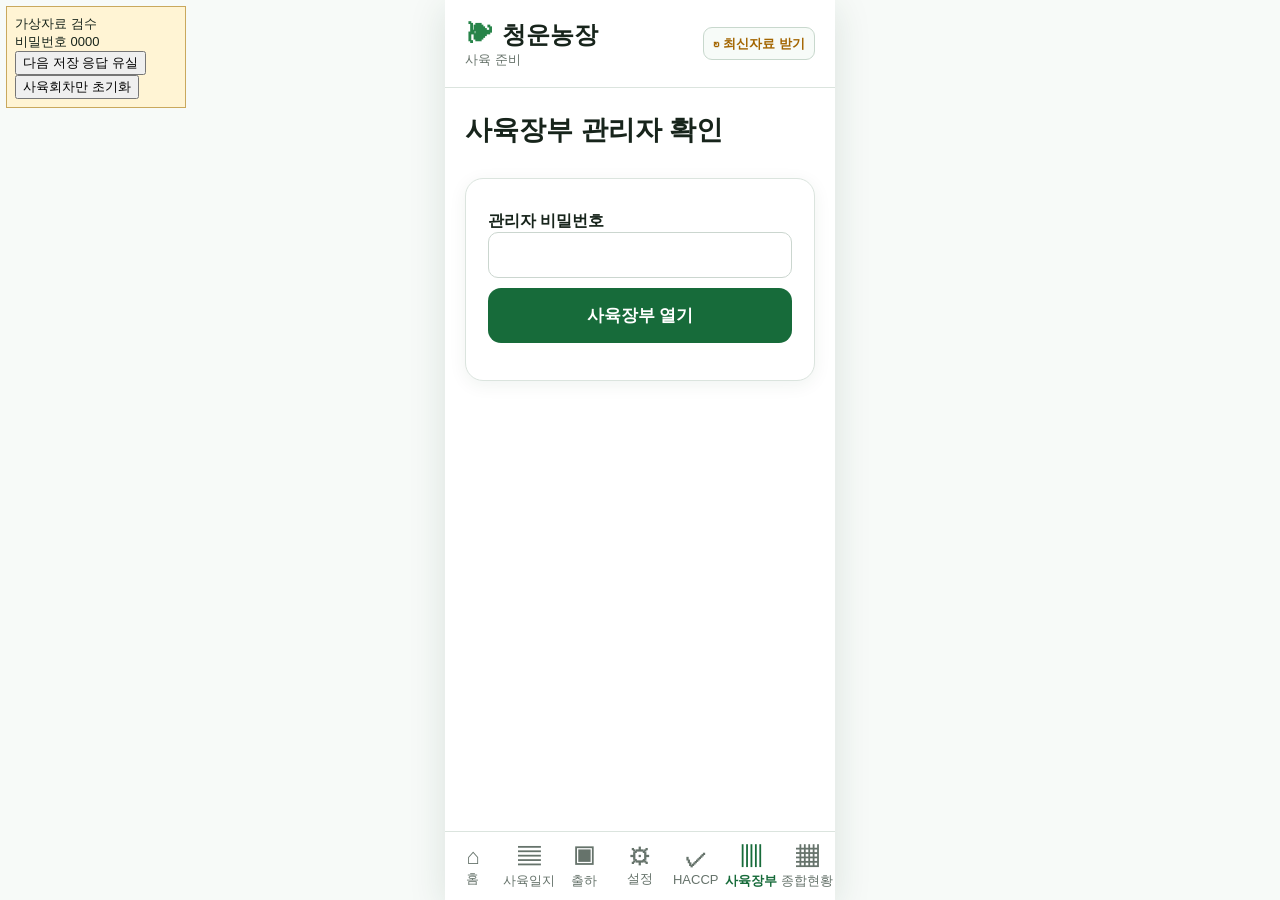
<file: review-farm-ledger.html>
<!doctype html><html lang="ko" translate="no" class="notranslate"><head><meta name="google" content="notranslate"><base target="_top"><meta charset="utf-8"><meta name="viewport" content="width=device-width,initial-scale=1,viewport-fit=cover"><meta name="theme-color" content="#176b3a"><meta name="mobile-web-app-capable" content="yes"><meta name="apple-mobile-web-app-capable" content="yes"><title>청운농장 육계 사육관리</title><link rel="manifest" href="./manifest.webmanifest"><link rel="icon" type="image/png" sizes="192x192" href="./icon-192.png"><link rel="apple-touch-icon" href="./icon-192.png">
<style>
:root{--g:#176b3a;--line:#dbe4de;--muted:#68746c}*{box-sizing:border-box}body{margin:0;font-family:Arial,'Noto Sans KR',sans-serif;color:#17241b;background:#f7faf8}button,input,select,textarea{font:inherit}button{cursor:pointer}.app{max-width:680px;margin:auto;min-height:100vh;background:#fff;padding-bottom:78px}header{position:sticky;top:0;z-index:5;display:flex;justify-content:space-between;align-items:center;padding:18px 20px;background:#fff;border-bottom:1px solid var(--line)}header b{font-size:23px}header small{display:block;color:var(--muted)}#sync{font-size:12px;color:#a36500}.page{padding:20px}.page h1{font-size:28px;margin:4px 0}.sub{color:var(--muted);margin:0 0 16px}.card{background:#fff;border:1px solid var(--line);border-radius:18px;padding:18px;margin:12px 0;box-shadow:0 4px 18px #163d2410}.save{width:100%;min-height:55px;border:0;border-radius:13px;background:var(--g);color:#fff;font-weight:900;font-size:17px}.field{display:block;margin:10px 0;font-weight:800}.field input,.field select,.field textarea,input,select,textarea{width:100%;padding:12px;border:1px solid #cbd6cf;border-radius:10px;background:#fff}.field textarea{min-height:86px}.houses{display:grid;grid-template-columns:repeat(5,1fr);gap:6px}.houses button{min-height:50px;background:#fff;border:2px solid var(--c);color:var(--c);border-radius:12px;font-weight:900}.houses button.on{background:var(--c);color:#fff}.grid2{display:grid;grid-template-columns:1fr 1fr;gap:8px}.numbers input{text-align:center;font-size:30px;font-weight:900}.keypad{display:grid;grid-template-columns:repeat(4,1fr);gap:7px}.keypad button{min-height:62px;font-size:20px;font-weight:900;border:1px solid var(--line);background:#fff;border-radius:11px}.record{display:grid;grid-template-columns:55px 1fr auto;gap:8px;align-items:center;padding:12px 0;border-bottom:1px solid var(--line)}.record strong{font-size:19px}.record small{display:block;color:var(--muted)}.tabs{display:grid;grid-template-columns:repeat(6,1fr);gap:4px}.tabs button{min-width:0;padding:9px 1px;background:#fff;border:1px solid var(--g);color:var(--g);font-weight:900}.tabs button.on{background:var(--g);color:#fff}.day{display:grid;grid-template-columns:58px 1fr auto;gap:7px;align-items:center;padding:11px 4px;border-bottom:1px solid var(--line)}.checkgrid,.choices{display:grid;grid-template-columns:1fr 1fr;gap:6px}.checkgrid button,.choices button{min-height:50px;border:2px solid #ccd6cf;background:#fff;border-radius:10px;font-weight:800}.checkgrid button.ok,.choices button.on{border-color:var(--g);background:#edf8f1;color:var(--g)}.checkgrid button.bad{border-color:#c62828;background:#fff0f0;color:#b42323}.status{display:grid;grid-template-columns:repeat(5,1fr);gap:5px;margin:12px 0}.status span{padding:8px 2px;text-align:center;border-radius:9px;background:#fff1e7;color:#98520d;font-size:12px;font-weight:800}.status span.done{background:#e8f6ed;color:var(--g)}.sectionbtn{width:100%;padding:16px;text-align:left;border:1px solid var(--line);border-radius:12px;background:#fff;font-weight:900;margin:5px 0}.note{padding:10px;border-radius:10px;background:#fff8dd;color:#805600;font-size:13px}nav{position:fixed;bottom:0;left:50%;transform:translateX(-50%);width:min(680px,100%);display:grid;grid-template-columns:repeat(6,1fr);background:#fff;border-top:1px solid var(--line);z-index:9}nav button{height:68px;border:0;background:#fff;color:#66736b;font-size:11px}nav button b{display:block;font-size:20px}nav button.on{color:var(--g);font-weight:900}.busy{position:fixed;inset:0;z-index:30;display:grid;place-items:center;background:#ffffffd9}.busy div{padding:22px;border-radius:16px;background:#fff;box-shadow:0 8px 30px #173f2633;color:var(--g);font-weight:900}.hidden{display:none!important}.danger{color:#b42323;border:1px solid #e6b6b6;background:#fff;padding:10px;border-radius:9px}.empty{text-align:center;color:#77827b;padding:25px 5px}@media(max-width:380px){.page{padding:14px}.tabs button{font-size:11px}}
.today-record{border-left:5px solid var(--c);padding:12px 10px;margin:8px 0;border-radius:10px;background:#fafcfb;display:grid;grid-template-columns:56px 1fr auto;gap:9px;align-items:center}.today-record .when{font-size:12px;color:#68746c;font-weight:800}.today-record .detail{font-weight:900}.today-record .memo{font-size:12px;color:#68746c;white-space:nowrap;overflow:hidden;text-overflow:ellipsis;max-width:310px}.house-total{border-left:8px solid var(--c);background:var(--bg);border-radius:14px;padding:13px 12px;margin:9px 0;display:grid;grid-template-columns:64px repeat(3,1fr);gap:5px;text-align:center;align-items:center}.house-total>strong{font-size:22px;color:var(--c);text-align:left}.house-total span{font-size:11px;color:#68746c}.house-total b{display:block;color:#17241b;font-size:18px}.grand-total{border:2px solid var(--g);border-radius:14px;padding:14px;display:grid;grid-template-columns:1.3fr repeat(3,1fr);text-align:center;align-items:center;margin-top:12px}.grand-total strong{color:var(--g);font-size:18px;text-align:left}.grand-total span{font-size:11px;color:#68746c}.grand-total b{display:block;font-size:20px}#sync{cursor:pointer}@media(max-width:380px){.house-total{grid-template-columns:55px repeat(3,1fr);padding:11px 8px}.today-record{grid-template-columns:48px 1fr auto}}
.basis-tabs{display:grid;grid-template-columns:1fr 1fr;gap:7px;margin-top:10px}.basis-tabs button{min-height:48px;border:2px solid var(--line);border-radius:11px;background:#fff;color:var(--g);font-weight:900}.basis-tabs button.on{background:var(--g);border-color:var(--g);color:#fff}.journal-house{border-left:8px solid var(--c);background:var(--bg);border-radius:14px;padding:12px 10px;margin:9px 0;display:grid;grid-template-columns:58px 1fr 1fr 1fr;gap:4px;text-align:center;align-items:center}.journal-house>strong{font-size:22px;color:var(--c);text-align:left}.journal-house span,.journal-total span,.actual-strip span{font-size:10px;color:#68746c}.journal-house b{display:block;font-size:16px;color:#17241b}.journal-house .rate b{font-size:21px;color:var(--c)}.journal-total{border:2px solid var(--g);border-radius:14px;padding:12px 8px;display:grid;grid-template-columns:1.2fr repeat(3,1fr);gap:3px;text-align:center;align-items:center}.journal-total strong{color:var(--g);text-align:left}.journal-total b,.actual-strip b{display:block;font-size:18px}.actual-strip{margin-top:10px;padding:12px;border-radius:12px;background:#edf8f1;display:grid;grid-template-columns:repeat(3,1fr);text-align:center}.journal-table-wrap{overflow-x:auto;-webkit-overflow-scrolling:touch}.journal-table{width:100%;min-width:600px;border-collapse:collapse;font-size:12px}.journal-table th,.journal-table td{border:1px solid #d7dfda;padding:8px 5px;text-align:center;white-space:nowrap}.journal-table thead th,.journal-table .summary-label{background:#eef4f0;font-weight:900}.journal-table .total-col{background:#fff8d9;font-weight:900}.journal-table small{display:block;color:#68746c}.journal-table .death{color:#b42323}.journal-table .cull{color:#68746c}.journal-table tr.current-day td{background:#f2faf5}.house-detail-head{border-left:8px solid var(--c);background:var(--bg);border-radius:14px;padding:15px}.house-detail-head h2{margin:0;color:var(--c)}.house-detail-grid{display:grid;grid-template-columns:repeat(3,1fr);gap:8px;margin-top:12px;text-align:center}.house-detail-grid span{font-size:11px;color:#68746c}.house-detail-grid b{display:block;font-size:18px;color:#17241b}.house-detail-grid .rate b{font-size:23px;color:var(--c)}@media(max-width:380px){.journal-house{grid-template-columns:52px 1fr 1fr 1fr;padding:10px 6px}.journal-house b{font-size:14px}.journal-house .rate b{font-size:18px}}
#sync{display:inline-block;vertical-align:middle;line-height:1.35;text-align:right;white-space:pre-line;padding:7px 9px;border:1px solid #c8d8cd;border-radius:9px;background:#f7fbf8;font-weight:800}.day{grid-template-columns:58px minmax(0,1fr) auto;align-items:start}.journal-note{margin-top:6px;padding:8px 10px;border-radius:9px;font-size:12px;line-height:1.45}.journal-note.worker{background:#edf8f1;border-left:4px solid #176b3a;color:#185f36}.journal-note.check-ok{background:#eef5ff;border-left:4px solid #2563eb;color:#245ba8}.journal-note.check-bad{background:#fff3e5;border-left:4px solid #e67e22;color:#9a4d0b}.journal-note b{display:block;margin-bottom:2px}.day-detail{display:block;min-width:0}
.journal-six{grid-column:2/-1;display:grid;grid-template-columns:repeat(3,1fr);gap:8px;text-align:center}.journal-six span{font-size:10px;color:#68746c}.journal-six b{display:block;font-size:16px;color:#17241b}.journal-six .rate b{font-size:22px;color:var(--c)}.shipment-panel{margin-top:11px;padding:13px;border:2px solid #93c5aa;border-radius:13px;background:#edf8f1}.shipment-head{display:flex;justify-content:space-between;align-items:end;gap:8px}.shipment-head strong{font-size:18px;color:#176b3a}.shipment-rate{text-align:right;color:#68746c;font-size:11px}.shipment-rate b{display:block;color:#176b3a;font-size:24px}.shipment-list{margin-top:9px;border-top:1px solid #c7dfd0}.shipment-item{display:flex;justify-content:space-between;gap:8px;padding:8px 1px;border-bottom:1px solid #d7e8dd;font-size:13px}.shipment-diff{margin-top:8px;padding:8px;border-radius:8px;background:#fff6dc;text-align:center;font-weight:900}.final-choice{margin-top:10px;padding:14px;border:2px solid #176b3a;border-radius:13px;background:#f5fbf7}.final-choice h3{margin:0 0 5px}.final-choice-actions{display:grid;grid-template-columns:1fr 1fr;gap:7px;margin-top:11px}.final-choice-actions button{min-height:58px;border-radius:11px;font-weight:900}.partial-choice{border:2px solid #176b3a;background:#fff;color:#176b3a}.complete-choice{border:0;background:#176b3a;color:#fff}@media(max-width:380px){.journal-six{gap:5px}.journal-six b{font-size:14px}}
.graph-bars{display:grid;gap:10px}.graph-row{display:grid;grid-template-columns:68px minmax(0,1fr) 52px;gap:10px;align-items:center}.graph-row>span{font-weight:800}.graph-track{height:22px;border-radius:12px;background:#e8efea;overflow:hidden}.graph-fill{display:block;height:100%;min-width:3px;border-radius:12px;background:linear-gradient(90deg,#22924f,#176b3a)}.graph-row strong{text-align:right;font-size:18px}.graph-summary{display:grid;grid-template-columns:repeat(4,1fr);gap:8px}.graph-summary span{padding:13px 7px;border:1px solid var(--line);border-radius:12px;text-align:center;color:var(--muted);font-size:13px}.graph-summary b{display:block;margin-top:4px;color:#17241b;font-size:21px}.graph-house{display:grid;grid-template-columns:58px 1fr 84px;gap:8px;align-items:center;padding:11px 0;border-bottom:1px solid var(--line)}.graph-house>strong{font-size:19px}.graph-house .graph-track{height:18px}.graph-house>span{text-align:right;font-weight:900}.readable-label{font-size:14px;color:var(--muted)}
/* 휴대폰은 큰 글씨의 1열, 넓은 화면은 같은 기능을 2열 대시보드로 표시 */
body{font-size:16px}.sub{font-size:16px;line-height:1.5}.card h2{font-size:23px}.field{font-size:16px}.field input,.field select,.field textarea,input,select,textarea{font-size:17px}.record{font-size:16px}.record small{font-size:14px;line-height:1.45}.note{font-size:15px;line-height:1.5}.today-record .when,.today-record .memo{font-size:14px}.today-record .detail{font-size:17px}.house-total span,.grand-total span,.journal-house span,.journal-total span,.actual-strip span,.journal-six span,.house-detail-grid span{font-size:13px}.house-total b,.journal-house b,.journal-six b,.house-detail-grid b{font-size:19px}.journal-house .rate b,.journal-six .rate b,.house-detail-grid .rate b{font-size:26px}.journal-total b,.actual-strip b{font-size:21px}.shipment-item{font-size:15px}.shipment-rate{font-size:13px}.journal-table{font-size:14px}.journal-table th,.journal-table td{padding:10px 7px}.day{font-size:16px}.journal-note{font-size:14px}nav button{font-size:13px}nav button b{font-size:22px}#sync{font-size:13px}
@media(min-width:760px){.app{max-width:1040px}.page{padding:28px 32px}.page h1{font-size:34px}header{padding:20px 32px}header b{font-size:27px}nav{width:min(1040px,100%)}.pc-two{display:grid;grid-template-columns:minmax(0,1fr) minmax(0,1fr);gap:18px;align-items:start}.pc-two>.card{margin:0}.journal-house{grid-template-columns:70px 1fr;padding:16px 14px}.journal-six{grid-template-columns:repeat(6,1fr)}.journal-table{min-width:760px;font-size:15px}.graph-summary span{font-size:14px}.graph-summary b{font-size:24px}}
@media(min-width:1100px){body{padding:20px 0}.app{border-radius:20px;box-shadow:0 8px 35px #163d2420;overflow:hidden}.card{padding:22px}.page h1{font-size:36px}}
.check-pill{min-width:96px;min-height:42px;padding:8px 12px;border-radius:999px;font-size:15px;font-weight:900;white-space:nowrap}.check-pill.pending{border:2px solid #d88700;background:#fff;color:#a86400}.check-pill.normal{border:1px solid #8fc8a5;background:#edf8f1;color:#176b3a}.check-pill.abnormal{border:1px solid #efad78;background:#fff1e6;color:#b54816}.trend-card{overflow:hidden}.trend-title{display:flex;justify-content:space-between;align-items:end;gap:10px;margin-bottom:8px}.trend-title h2{margin:0}.trend-title strong{color:var(--g);font-size:20px}.trend-chart{width:100%;height:260px;display:block}.trend-grid{stroke:#dfe7e1;stroke-width:1}.trend-line{fill:none;stroke:#176b3a;stroke-width:4;stroke-linecap:round;stroke-linejoin:round}.trend-point{fill:#176b3a;stroke:#fff;stroke-width:2;cursor:pointer}.trend-point.selected{fill:#fff;stroke:#176b3a;stroke-width:4}.trend-axis{fill:#68746c;font-size:12px}.trend-detail{display:grid;grid-template-columns:repeat(4,1fr);gap:1px;margin-top:8px;border-radius:12px;overflow:hidden;background:#dce9e0}.trend-detail span{padding:11px 6px;text-align:center;background:#edf8f1;color:#59665e;font-size:13px}.trend-detail b{display:block;margin-top:3px;color:#176b3a;font-size:20px}.comparison-list{margin-top:10px}.comparison-row{display:grid;grid-template-columns:48px minmax(0,1fr) 82px;gap:9px;align-items:center;padding:7px 0}.comparison-row strong{padding:5px;border-radius:8px;text-align:center;color:#fff}.comparison-row .graph-track{height:15px}.comparison-row>span{text-align:right;font-weight:900}.desktop-trend{display:none}.journal-dashboard{display:block}.desktop-record-title{display:none}
@media(max-width:520px){.trend-chart{height:225px}.trend-detail{grid-template-columns:1fr 1fr}.trend-detail span{font-size:12px}.check-pill{min-width:82px;padding:7px 9px;font-size:14px}}
@media(min-width:900px){.desktop-trend{display:block}.journal-dashboard{display:grid;grid-template-columns:minmax(0,1.02fr) minmax(0,.98fr);gap:18px;align-items:start;margin:12px 0}.journal-dashboard>.card{margin:0;height:100%}.journal-dashboard .journal-house{grid-template-columns:64px 1fr}.journal-dashboard .journal-six{grid-template-columns:repeat(3,1fr)}.all-houses{display:grid;grid-template-columns:1fr 1fr;gap:10px}.all-houses>h2,.all-houses>.journal-total,.all-houses>.shipment-panel{grid-column:1/-1}.all-houses>.journal-house{margin:0}.desktop-record-title{display:block}.trend-chart{height:300px}}
/* v2.1.9: 사육일지는 기록 화면으로 복구하고, PC 종합현황은 별도 고정형 현황판으로 제공 */
.journal-dashboard{display:block!important;margin:0!important}.journal-dashboard>.card{height:auto!important}.desktop-trend{display:none!important}.all-houses{display:block!important}
.day{display:grid;grid-template-columns:minmax(0,1fr) auto;gap:8px 12px;align-items:center;margin:10px 0;padding:14px;border:1px solid #dfe7e1;border-radius:14px;background:#fff;box-shadow:0 2px 10px #163d240a}.day>b{grid-column:1;grid-row:1;font-size:20px}.day>.check-pill{grid-column:2;grid-row:1}.day>.day-detail{grid-column:1/-1;grid-row:2;padding-top:2px;font-size:17px;font-weight:800}.day>.day-detail>small{display:inline!important;margin-left:8px;font-size:14px;font-weight:500}.journal-note{width:100%;margin-top:9px;padding:11px 13px}.journal-note b{display:inline;margin-right:8px}.check-pill{min-height:38px;min-width:88px;font-size:14px}
nav{overflow-x:auto;overflow-y:hidden;grid-template-columns:repeat(7,minmax(72px,1fr));scrollbar-width:none}nav::-webkit-scrollbar{display:none}
.overview-page{overflow-x:auto;margin:0 -20px;padding:0 20px 18px;-webkit-overflow-scrolling:touch}.overview-board{min-width:1320px;max-width:1560px;margin:0 auto;padding-bottom:8px}.overview-head{display:flex;justify-content:space-between;align-items:end;gap:18px;margin:8px 0 18px}.overview-head h2{margin:0;font-size:30px}.overview-head p{margin:5px 0 0;color:var(--muted)}.overview-controls{display:flex;gap:8px}.overview-controls button{min-width:92px;min-height:44px;padding:8px 14px;border:1px solid var(--g);border-radius:10px;background:#fff;color:var(--g);font-weight:900}.overview-controls button.on{background:var(--g);color:#fff}.overview-kpis{display:grid;grid-template-columns:1.15fr repeat(5,1fr);gap:10px}.overview-kpi{padding:16px;border:1px solid var(--line);border-radius:15px;background:#fff;box-shadow:0 4px 16px #163d2410;color:var(--muted);font-size:14px}.overview-kpi.primary{background:#176b3a;color:#dff2e6}.overview-kpi b{display:block;margin-top:6px;color:#17241b;font-size:26px}.overview-kpi.primary b{color:#fff;font-size:29px}.overview-main{display:grid;grid-template-columns:minmax(0,1.4fr) minmax(390px,.6fr);gap:16px;margin-top:16px}.overview-card{margin:0!important;padding:20px!important}.overview-house-table,.overview-day-table{width:100%;border-collapse:collapse}.overview-house-table th,.overview-house-table td,.overview-day-table th,.overview-day-table td{padding:11px 9px;border:1px solid #d8e1db;text-align:center;white-space:nowrap}.overview-house-table th,.overview-day-table th{background:#eef4f0}.overview-house-table tbody tr:last-child{background:#f4faf6;font-weight:900}.overview-rate{font-size:19px;font-weight:900;color:var(--g)}.overview-side{display:grid;gap:16px;align-content:start}.overview-side .trend-chart{height:280px}.overview-compare{display:grid;grid-template-columns:1fr 1fr;gap:12px}.overview-bottom{display:grid;grid-template-columns:1fr 1fr;gap:16px;margin-top:16px}.overview-list{max-height:330px;overflow:auto}.overview-list-row{display:grid;grid-template-columns:88px 1fr auto;gap:12px;align-items:center;padding:11px 2px;border-bottom:1px solid var(--line)}.overview-list-row small{display:block;color:var(--muted);margin-top:3px}.overview-badge{display:inline-block;padding:5px 8px;border-radius:8px;background:#edf8f1;color:var(--g);font-weight:900}.overview-table-card{margin-top:16px!important}.overview-day-table .total{background:#fff8d9;font-weight:900}.overview-day-table .today-row td{background:#f0faf4}.overview-empty{padding:24px;text-align:center;color:var(--muted)}
.overview-title,.overview-date{display:none}.app.overview-mode header{display:grid;grid-template-columns:1fr auto 1fr;gap:20px}.app.overview-mode .overview-title{display:block;text-align:center;font-size:30px}.app.overview-mode .overview-date{display:block;text-align:right;font-size:14px;color:var(--muted)}.app.overview-mode .overview-date b{display:block;color:#17241b;font-size:25px}.app.overview-mode #sync{margin-left:auto}.overview-farm-grid,.overview-entry-grid{display:grid;grid-template-columns:repeat(4,1fr);gap:1px;border:1px solid var(--line);border-radius:13px;overflow:hidden;background:var(--line)}.overview-info-cell{padding:13px 15px;background:#fff;color:var(--muted);font-size:13px}.overview-info-cell b{display:block;margin-top:4px;color:#17241b;font-size:17px}.overview-wide{grid-column:span 2}.overview-alerts{display:grid;grid-template-columns:1fr 1fr;gap:16px}.overview-alert-row{padding:12px 2px;border-bottom:1px solid var(--line)}.overview-alert-row b{display:block;margin-bottom:4px}.overview-alert-row small{color:var(--muted)}.overview-alert-row.bad{padding:12px;border-left:5px solid #e67e22;background:#fff3e5;border-radius:9px}.overview-day-table td.detail-text{max-width:310px;white-space:normal;text-align:left}.overview-autosync{display:inline-block;margin-left:8px;padding:4px 7px;border-radius:7px;background:#edf8f1;color:var(--g);font-size:12px;font-weight:900}
@media(min-width:1100px){body{padding:0}.app{width:96vw;max-width:1640px;border-radius:0}.page{padding:28px 34px}header{padding:20px 34px}nav{width:min(1640px,96vw)}.overview-page{margin:0 -34px;padding:0 34px 18px}}
@media(max-width:1099px){.overview-board{min-width:1320px}.overview-page:before{content:'넓은 현황판입니다. 좌우로 밀어서 확인하세요.';display:block;position:sticky;left:0;width:max-content;margin:2px 0 10px;padding:7px 10px;border-radius:8px;background:#fff8dd;color:#805600;font-size:13px;font-weight:800}}
.medicine-tabs{display:grid;grid-template-columns:repeat(5,1fr);gap:6px;margin-bottom:14px}.medicine-tabs button{min-height:48px;border:2px solid #cbd6cf;border-radius:10px;background:#fff;color:#176b3a;font-weight:900}.medicine-tabs button.on{border-color:#176b3a;background:#176b3a;color:#fff}.medicine-shelf{display:grid;grid-template-columns:repeat(2,minmax(0,1fr));gap:10px}.medicine-card{padding:15px;border:1px solid #cfe0d4;border-left:6px solid #176b3a;border-radius:13px;background:#f8fcf9}.medicine-card h3{margin:0 0 8px}.medicine-card .stock{display:block;color:#176b3a;font-size:28px;font-weight:900}.medicine-card small{display:block;margin-top:4px;color:#68746c}.medicine-history{display:grid;grid-template-columns:72px minmax(0,1fr) auto;gap:10px;align-items:center;padding:12px 0;border-bottom:1px solid var(--line)}.medicine-history .kind{padding:6px;border-radius:8px;text-align:center;background:#eef4f0;color:#176b3a;font-weight:900}.medicine-history .kind.out{background:#fff2e8;color:#b45309}.medicine-history small{display:block;color:#68746c}.medicine-warning{margin-top:8px;padding:11px 13px;border-left:5px solid #dc2626;border-radius:10px;background:#fff0f0;color:#9f1d1d;font-weight:900}.journal-note.medicine{background:#f3efff;border-left:4px solid #7c3aed;color:#5b21b6}.journal-note.withdrawal{background:#fff0f0;border-left:4px solid #dc2626;color:#9f1d1d}.journal-note.available{background:#edf8f1;border-left:4px solid #176b3a;color:#176b3a}.sectionbtn.disabled{color:#7a847d;background:#f4f6f5}.haccp-lock{max-width:480px;margin:30px auto}.hold-alert{padding:13px;border:2px solid #dc2626;border-radius:12px;background:#fff0f0;color:#9f1d1d;font-weight:900}@media(max-width:520px){.medicine-tabs{grid-template-columns:1fr 1fr}.medicine-shelf{grid-template-columns:1fr}.medicine-history{grid-template-columns:62px minmax(0,1fr) auto}}

/* v2.2.5: wide overview, compact spacing, all detail records retained */
.app.overview-mode{max-width:1920px;width:98vw}
.app.overview-mode header{padding:14px 24px}
.app.overview-mode .page{padding:14px 24px}
.overview-page{margin:0 -24px;padding:0 24px 12px}
.overview-board{max-width:none;display:grid;grid-template-columns:minmax(0,1fr) minmax(0,1fr);gap:12px;align-items:start}
.overview-board>*{grid-column:1/-1;min-width:0}
.overview-main,.overview-side{display:contents}
.overview-main>.overview-card{grid-column:1/-1}
.overview-side>.overview-card{grid-column:auto;align-self:stretch}
.overview-card{padding:16px!important}
.overview-table-card{margin-top:0!important}
.overview-head{margin:0;gap:12px}
.overview-head h2{font-size:27px}
.overview-controls button{min-width:78px;min-height:40px}
.overview-kpi{padding:12px 14px;font-size:15px}
.overview-kpi b{font-size:28px;margin-top:4px}
.overview-kpi.primary b{font-size:31px}
.overview-card h2{font-size:23px;margin:0 0 12px}
.overview-house-table{font-size:16px}
.overview-house-table th,.overview-house-table td{padding:10px 8px}
.overview-house-table small{font-size:13px}
.overview-rate{font-size:21px}
.overview-side .trend-chart{height:230px}
.overview-compare{grid-template-columns:1fr 1fr}.overview-compare.overview-compare-all{grid-template-columns:1fr}
.overview-compare h3{margin:0 0 12px;font-size:18px}
.overview-compare .comparison-row{grid-template-columns:64px minmax(0,1fr) 86px;gap:14px;padding:13px 0;font-size:19px}
.overview-compare .graph-track{height:22px}
.overview-compare .comparison-row strong{padding:8px}
.overview-alerts{gap:20px}
.overview-alerts h3{font-size:17px;margin:0 0 6px}
.overview-empty{padding:12px;font-size:15px}
.overview-alert-row{font-size:16px;padding:9px 0}
.overview-day-table{font-size:15px}
.overview-day-table th,.overview-day-table td{padding:8px}
.overview-day-table small{font-size:13px}
.overview-board>.overview-farm-card,.overview-board>.overview-entry-card{grid-column:auto;align-self:stretch}
.overview-farm-grid,.overview-entry-grid{grid-template-columns:repeat(4,minmax(0,1fr))}
.overview-info-cell{padding:10px 12px;font-size:13px;overflow-wrap:anywhere}
.overview-info-cell b{font-size:16px}
.overview-shipping>h2{font-size:23px;margin:0 0 12px}
.overview-shipping .overview-card{margin-bottom:10px!important}
@media(min-width:1600px){.overview-side .trend-chart{height:250px}.overview-house-table{font-size:18px}.overview-house-table th,.overview-house-table td{padding:11px 10px}.overview-rate{font-size:23px}.overview-info-cell{font-size:14px}.overview-info-cell b{font-size:17px}}

.farm-icon{display:inline-block;width:20px;height:20px;vertical-align:-4px;margin-right:6px;flex-shrink:0}
.farm-brand:before{content:'❧';display:inline-block;margin-right:9px;color:#278449;font-size:1.15em}
.overview-kpi{position:relative;padding-left:52px;background:#fafcfb}
.overview-kpi>.farm-icon{position:absolute;top:17px;left:15px;width:25px;height:25px}
.overview-kpi.kpi-stock{background:#edf8f1;color:#176b3a;border-color:#bddbc8}
.overview-kpi.kpi-stock b,.overview-kpi.kpi-stock.primary b{color:#176b3a}
.overview-kpi.kpi-loss{background:#fff8ed;color:#98550a}.overview-kpi.kpi-ship{background:#f2f6fc;color:#385b83}
.rate-official{color:#2563eb!important}.rate-bonus{color:#7c3aed!important}.rate-actual{color:#16803a!important}
.overview-kpi.rate-official{background:#eff5ff;border-color:#c9dbff}.overview-kpi.rate-bonus{background:#f7f1ff;border-color:#e0cffa}.overview-kpi.rate-actual{background:#eff9f2;border-color:#c6e6cf}
.overview-kpi.rate-official b{color:#2563eb}.overview-kpi.rate-bonus b{color:#7c3aed}.overview-kpi.rate-actual b{color:#16803a}
.farm-house-button{border:1.5px solid var(--house-color)!important;color:var(--house-ink)!important;background:var(--house-tint)!important;font-weight:900}
.farm-house-button.on{background:var(--house-color)!important;color:#fff!important;box-shadow:0 2px 7px #183b2522}
.farm-house-button.on[data-oh="3"],.farm-house-button.on[data-house="3"]{color:#302500!important}
.overview-card>h2{display:flex;align-items:center;gap:3px}.overview-card>h2>.farm-icon{color:#176b3a;width:22px;height:22px}
.house-overview .overview-main>.overview-house-details,.house-overview>.overview-alert-card{grid-column:auto;align-self:stretch}
.house-detail-cells{display:grid;grid-template-columns:repeat(4,minmax(0,1fr));border:1px solid #dbe4de;border-radius:10px;overflow:hidden;background:#dbe4de;gap:1px}
.house-detail-cells>div{padding:12px 10px;background:#f7faf8}.house-detail-cells span{display:block;font-size:13px;color:#627269;white-space:nowrap}.house-detail-cells span .farm-icon{width:16px;height:16px;margin-right:3px;vertical-align:-3px}.house-detail-cells b{display:block;font-size:22px;margin-top:7px}
.house-overview .overview-alert-card .overview-alerts{gap:15px}.house-overview .overview-alert-row{font-size:14px;line-height:1.5}.overview-alert-row small{display:block}.house-overview .overview-alert-card h2{font-size:20px}
.normal-text{color:#16803a}.withdrawal-text{color:#b42323}.pending-text{color:#98620a}
.house-daily-table{table-layout:fixed;font-size:14px}.house-daily-table th,.house-daily-table td{white-space:normal;overflow-wrap:anywhere;padding:8px 6px}.house-daily-table th:nth-child(1){width:8%}.house-daily-table th:nth-child(2),.house-daily-table th:nth-child(3),.house-daily-table th:nth-child(4){width:5%}.house-daily-table th:nth-child(5){width:12%}.house-daily-table th:nth-child(6){width:19%}.house-daily-table th:nth-child(7){width:19%}.house-daily-table th:nth-child(8){width:19%}.house-daily-table th:nth-child(9){width:8%}.house-daily-table .farm-icon{width:15px;height:15px;margin-right:3px;vertical-align:-3px}.house-daily-table th small{display:block}.house-daily-table .medicine-cell{font-size:13px}
@media(min-width:1600px){.house-detail-cells b{font-size:25px}.house-detail-cells>div{padding:14px}.house-overview .overview-alert-row{font-size:16px}.house-daily-table{font-size:16px}}

</style>
<style>
/* v2.8.0 daily record readability */
.overview-board .overview-day-table{font-size:21px;font-weight:800;color:#17241b;font-variant-numeric:tabular-nums}
.overview-board .overview-day-table th,.overview-board .overview-day-table td{padding:9px 8px;line-height:1.4}
.overview-board .overview-day-table thead th{font-size:17px;font-weight:800}
.overview-board .overview-day-table small{font-size:15px;font-weight:700}
.overview-board .overview-day-table tbody th{font-size:19px;font-weight:800}
.overview-board .overview-day-table tbody th small{display:block;color:#4b5d52;font-size:15px}
.overview-board .overview-day-table .total{font-size:23px;font-weight:900;color:#17241b}
.overview-board .overview-day-table tbody td small:first-of-type{color:#43554a!important;font-size:16px}
.overview-board .house-daily-table tbody td{font-size:20px}
.overview-board .house-daily-table tbody td:nth-child(2),.overview-board .house-daily-table tbody td:nth-child(3){font-size:22px;font-weight:800}
.overview-board .house-daily-table tbody td.detail-text{font-size:17px;font-weight:650;line-height:1.45}
.overview-board .house-daily-table tbody td.total{font-size:23px;font-weight:900}
</style>
<style>
/* v2.8.0 compact daily records */
.overview-board .overview-day-table th,.overview-board .overview-day-table td,.overview-board .overview-day-table td.detail-text{text-align:center;vertical-align:middle}
.daily-cell-meta{display:flex;justify-content:center;align-items:center;gap:5px;flex-wrap:wrap;font-size:16px;font-weight:700;color:#43554a;line-height:1.45;margin-top:2px}
.daily-cell-meta>span{white-space:nowrap}
.daily-check-badge{display:inline-flex;align-items:center;padding:2px 5px;border-radius:6px;font-size:13px;font-weight:800;border:1px solid}
.daily-check-badge.is-normal{color:#176b3a;background:#e8f5ed;border-color:#b9dcc6}
.daily-check-badge.is-abnormal{color:#b42323;background:#fff0f0;border-color:#edb8b8}
.daily-check-badge.is-pending{color:#925400;background:#fff4df;border-color:#e7ca97}
.daily-note-marker{font-size:12px;color:#7546a1}
.house-overview .overview-alert-card{height:270px;box-sizing:border-box;overflow:hidden}
.house-overview .overview-alert-card>h2{margin-bottom:12px}
.house-overview .overview-alerts{min-height:0}
.house-overview .overview-alerts>div{min-width:0}
.house-overview .overview-alerts h3{margin:0 0 8px;font-size:17px}
.house-alert-scroll{height:175px;overflow-y:auto;overscroll-behavior:contain;scrollbar-gutter:stable;padding-right:5px}
.house-alert-scroll:focus-visible{outline:2px solid #278449;outline-offset:2px}
.house-alert-scroll .overview-alert-row{overflow-wrap:anywhere}
</style>
<style>.haccp-page{color:#19212b;background:#f6f7f9;min-height:70vh}.haccp-page>.sub:empty{display:none}.haccp-page h1{font-size:27px;margin-bottom:20px}.haccp-page h2{display:flex;align-items:center;gap:8px;margin:0 0 18px;font-size:21px}.haccp-page .card{border-color:#dce0e6;box-shadow:0 3px 12px #15223808;background:#fff}.haccp-page .field{color:#252d38;font-size:16px;margin:16px 0}.haccp-page input,.haccp-page select,.haccp-page textarea{color:#17212e;border-color:#b7c0cc;font-size:17px;background:#fff}.haccp-page input:focus,.haccp-page textarea:focus,.haccp-page select:focus{outline:2px solid #3f7760;outline-offset:2px}.haccp-page .sub,.haccp-page small{color:#4c5868}.haccp-page fieldset{padding:0;margin:20px 0;border:0;min-width:0}.haccp-page fieldset[hidden]{display:none}.haccp-page legend{font-size:16px;font-weight:800;margin-bottom:10px;color:#252d38}.haccp-page .choices{gap:8px}.haccp-page .choices button,.haccp-quarters button,.haccp-house-choices button{border:1px solid #b7c0cc;background:#fff;color:#263243;min-height:50px;border-radius:10px;font-size:16px;font-weight:700;padding:9px}.haccp-page .choices button.on,.haccp-quarters button.on,.haccp-house-choices button.on{background:#edf5f0;border:2px solid #28734c;color:#153b29;box-shadow:inset 0 0 0 1px #28734c}.haccp-page button:focus-visible{outline:3px solid #3276b1;outline-offset:2px}.haccp-page .save{font-size:18px;background:#226a45;min-height:54px}.haccp-page button:disabled{opacity:.55;cursor:default}.haccp-page .haccp-back{display:flex;justify-content:center;align-items:center;gap:7px;text-align:center;min-height:50px;background:white;color:#283546;border:1px solid #aeb8c6;border-radius:12px;margin:14px 0 22px;font-size:17px}.haccp-menu{display:grid;gap:13px}.haccp-menu-item{display:grid;grid-template-columns:52px 1fr 20px;align-items:center;gap:15px;text-align:left;padding:22px 18px;border-radius:16px;border:1px solid #d2d9e2;background:#fff;box-shadow:0 3px 12px #15223806;color:#19212b}.haccp-menu-item b{display:block;font-size:21px}.haccp-menu-item small{display:block;font-size:14px;line-height:1.6;margin-top:4px}.haccp-menu-icon{display:grid;place-items:center;width:52px;height:52px;border-radius:13px;background:#edf2f8;color:#36597f}.haccp-menu-icon .farm-icon{width:27px;height:27px;margin:0}.haccp-menu-item:nth-child(2) .haccp-menu-icon{background:#ecf4ef;color:#356c4f}.haccp-menu-item:nth-child(3) .haccp-menu-icon{background:#f2effa;color:#6a5295}.haccp-menu-item:nth-child(4) .haccp-menu-icon{background:#fff4e7;color:#8b5b25}.haccp-chevron{font-size:30px;color:#6d7887}.haccp-recent{display:flex;align-items:center;gap:7px;flex-wrap:wrap;margin-top:-6px}.haccp-recent>span{color:#4c5868;font-size:13px}.haccp-recent button{padding:8px 12px;background:#f1f3f7;border:1px solid #d0d7e2;color:#263b55;border-radius:20px;font-size:14px;font-weight:700;overflow-wrap:anywhere;max-width:100%}.haccp-house-choices{display:grid;grid-template-columns:repeat(6,1fr);gap:6px}.haccp-house-choices [data-dhouse]{border-top:4px solid var(--house-color)}.education-detail{background:#f6f7fa;border:1px solid #dce1e8!important;padding:14px!important;border-radius:12px}.education-detail legend{padding:0 5px}.education-options{display:grid;gap:8px}.education-options label{display:flex;align-items:flex-start;gap:10px;padding:10px;border:1px solid #dce1e8;border-radius:9px;background:#fff;color:#253142;font-size:16px;line-height:1.5;cursor:pointer}.education-options input{width:21px;height:21px;flex-shrink:0;margin:2px 0 0;accent-color:#28734c;padding:0}.haccp-attendees{display:flex;flex-wrap:wrap;gap:8px}.haccp-attendees>span{display:flex;align-items:center;padding:10px 12px;border:1px solid #d7dde6;border-radius:9px;background:#f5f7fa;font-weight:700}.haccp-record{display:flex;justify-content:space-between;align-items:center;gap:12px;padding:15px 0;border-bottom:1px solid #dfe3ea}.haccp-record>div{min-width:0}.haccp-record time{display:block;color:#526074;font-size:14px;margin-bottom:4px}.haccp-record b{display:block;font-size:17px;overflow-wrap:anywhere}.haccp-record small{display:block;font-size:14px;line-height:1.5;margin-top:5px;overflow-wrap:anywhere}.haccp-record p{margin:7px 0 0;font-size:15px;line-height:1.5}.haccp-preserve{white-space:pre-wrap}.haccp-record>.danger{flex-shrink:0}.haccp-page .medicine-tabs{margin:0;gap:7px}.haccp-page .medicine-tabs button{border:1px solid #b7c0cc;color:#263243;background:#fff;font-size:15px;min-height:54px}.haccp-page .medicine-tabs .farm-icon{display:block;margin:0 auto 4px;width:20px;height:20px}.haccp-page .medicine-tabs button.on{background:#edf5f0;color:#153b29;border:2px solid #28734c}.haccp-page .medicine-card{background:#fff;border:1px solid #d5dce6;border-left:5px solid #6b87ab}.haccp-page .medicine-card h3{font-size:19px;color:#19212b}.haccp-page .medicine-card .stock{color:#19212b;font-size:29px}.haccp-page .medicine-card small{font-size:14px;line-height:1.5}.haccp-page .medicine-history b{font-size:17px}.haccp-page .medicine-history small{font-size:14px;line-height:1.5}.haccp-page .medicine-history .kind{background:#eef2f7;color:#314d70}.haccp-page .medicine-history .kind.out{background:#fff0e1;color:#8c480e}.haccp-page .note{background:#f1f4f8;color:#33465d;border:1px solid #d7dfe9;font-size:15px}.haccp-quarters{display:grid;grid-template-columns:repeat(4,1fr);gap:7px}.haccp-quarters small{display:block;margin-top:3px;font-size:13px}.haccp-quarters b{font-size:17px}#hprintStatus{font-size:15px;line-height:1.6;margin-top:14px;color:#34455c}#hreportPreview{width:100%;height:75vh;border:1px solid #c6cdd7;border-radius:12px;background:white}.haccp-print-actions{position:sticky;top:110px;z-index:2}@media(max-width:400px){.haccp-house-choices{grid-template-columns:repeat(3,1fr)}.haccp-menu-item{padding:18px 13px;gap:11px}.haccp-menu-item b{font-size:19px}}
</style>
<style>.settings-page .settings-report-card{margin-top:20px}.settings-flow{color:#37465a;font-size:17px;font-weight:700;margin:0 0 18px}.settings-flow span{margin:0 7px;color:#6b7786}.settings-page .settings-complete{display:flex;align-items:center;justify-content:center;text-align:center;color:#a52d2d;background:#fff7f7;border-color:#dab7b7;min-height:52px;margin-top:12px}.settings-archive-actions{display:flex;gap:8px;align-items:center;flex-wrap:wrap;justify-content:flex-end}.settings-archive-actions a{color:#214c7b;font-weight:800;border:1px solid #b8c8da;padding:8px 10px;border-radius:8px;text-decoration:none;white-space:nowrap}.settings-count{margin-left:6px;font-size:15px;color:#4c5868}.settings-house-grid{display:grid;grid-template-columns:1fr 1fr;gap:10px}.settings-house-grid .field{border-top:4px solid var(--house-color);padding:12px;border-radius:9px;background:#f6f7f9;margin:0}.settings-page [hidden]{display:none!important}.settings-page input[readonly]{background:#f1f3f6;color:#4b5666}.gallery-picker{position:relative;display:flex;align-items:center;justify-content:center;gap:8px;border:2px dashed #9badc2;border-radius:14px;padding:25px 12px;margin:18px 0;background:#f4f7fb;color:#263c58;font-size:18px;font-weight:800;cursor:pointer}.gallery-picker input{position:absolute;inset:0;opacity:0;width:100%;height:100%;cursor:pointer}.evidence-preview{padding:10px;border:1px solid #d4dce7;border-radius:12px;margin-bottom:16px;text-align:center}.evidence-preview img{display:block;max-width:100%;max-height:400px;object-fit:contain;margin:auto}.evidence-preview span{display:block;font-size:14px;color:#47566b;margin-top:8px;overflow-wrap:anywhere}
.report-review .report-paper{zoom:.48;margin:15px auto}.report-review-wrap{overflow:auto;background:#e9edf2;padding:12px}.report-toolbar{display:flex;gap:10px;flex-wrap:wrap;position:sticky;top:100px;z-index:4;background:#fff;padding:12px;border:1px solid #dce1e8;border-radius:12px}.report-toolbar button{flex:1;min-width:140px}.report-toolbar .sectionbtn{text-align:center}.report-staging{position:fixed;left:-20000px;top:0;z-index:-1;width:1320px;pointer-events:none}.report-paper{position:relative;width:1320px!important;height:934px!important;min-width:1320px!important;max-width:1320px!important;padding:28px 32px 38px;background:white;color:#17241b;box-sizing:border-box;overflow:hidden;font-family:Arial,'Noto Sans KR',sans-serif}.report-paper header{position:static;display:flex;justify-content:space-between;align-items:center;padding:0 0 13px;border-bottom:2px solid #466b55;margin-bottom:14px;background:white;gap:20px}.report-paper header b{font-size:26px}.report-paper header span{font-size:15px;color:#435347}.report-paper footer{position:absolute;bottom:12px;left:32px;right:32px;display:flex;justify-content:space-between;font-size:13px;color:#526257}.report-page-body{height:790px;overflow:hidden}.report-paper .overview-board{display:block;min-width:0;max-width:none;width:100%}.report-paper .overview-card,.report-paper .overview-kpis{margin:0 0 12px!important}.report-paper .overview-head,.report-paper button,.report-paper .overview-autosync{display:none!important}.report-paper .overview-main,.report-paper .overview-side{display:contents}.report-paper .overview-list,.report-paper .house-alert-scroll{max-height:none;height:auto;overflow:visible}.report-paper .overview-alert-card{height:auto;overflow:visible}.report-paper .overview-alerts{display:grid;grid-template-columns:1fr 1fr}.report-paper .overview-house-details{margin-bottom:12px!important}.report-paper .overview-side>.card{display:block}.report-paper .overview-farm-grid,.report-paper .overview-entry-grid{grid-template-columns:repeat(4,1fr)}.report-photo img{display:block;max-width:100%;max-height:680px;object-fit:contain;margin:12px auto}.report-photo h2{font-size:23px;margin:0 0 8px}.report-photo p{font-size:16px;color:#435347}.report-review .page{max-width:none}.report-review{max-width:none!important}@media print{body:has(.report-review) .app>header,body:has(.report-review) nav,body:has(.report-review) .report-toolbar{display:none!important}body:has(.report-review) .report-review-wrap{padding:0;background:white}body:has(.report-review) .report-paper{zoom:1;margin:0;break-after:page;box-shadow:none}body:has(.report-review) .report-paper:last-child{break-after:auto}@page{size:A4 landscape;margin:0}}

.report-pair{display:grid;grid-template-columns:minmax(0,1fr) minmax(0,1fr);gap:12px;align-items:start;margin-bottom:12px}.report-pair>.overview-card{min-width:0;margin-bottom:0!important}.report-paper .overview-day-table{font-size:19px}.report-paper .overview-day-table th,.report-paper .overview-day-table td{padding:5px 6px;line-height:1.25}.report-paper .overview-day-table tbody th{font-size:17px}.report-paper .overview-day-table small,.report-paper .overview-day-table tbody th small{font-size:13px}.report-paper .overview-day-table .total{font-size:20px}.report-paper .house-daily-table tbody td{font-size:17px}.report-paper .house-daily-table tbody td:nth-child(2),.report-paper .house-daily-table tbody td:nth-child(3){font-size:19px}.report-paper .house-daily-table tbody td.total{font-size:20px}.report-paper .house-daily-table tbody td.detail-text{font-size:15px;line-height:1.35}.report-paper .daily-cell-meta{font-size:14px;gap:4px}.report-paper .daily-check-badge{font-size:12px}.report-paper .report-pair .overview-farm-grid,.report-paper .report-pair .overview-entry-grid{grid-template-columns:repeat(2,1fr)}
</style>
<style>.report-staging{width:934px}.report-paper{width:934px!important;min-width:934px!important;max-width:934px!important;height:1320px!important;padding:24px 26px 34px}.report-page-body{height:1200px}.report-paper header{margin-bottom:10px;padding-bottom:9px}.report-paper header b{font-size:21px}.report-paper header span{font-size:13px}.report-paper footer{left:26px;right:26px;font-size:11px}.report-paper .overview-card{padding:12px!important;margin-bottom:8px!important}.report-paper .overview-kpis{gap:5px;margin-bottom:8px!important}.report-paper .overview-kpi{padding:9px 6px!important}.report-paper h2{font-size:17px!important;margin:0 0 8px!important}.report-paper h3{font-size:14px!important}.report-paper .overview-day-table{font-size:13px}.report-paper .overview-day-table th,.report-paper .overview-day-table td{padding:3px 4px;line-height:1.15}.report-paper .overview-day-table tbody th{font-size:12px}.report-paper .overview-day-table small,.report-paper .overview-day-table tbody th small{font-size:10px}.report-paper .overview-day-table .total{font-size:14px}.report-paper .house-daily-table tbody td{font-size:12px}.report-paper .house-daily-table tbody td:nth-child(2),.report-paper .house-daily-table tbody td:nth-child(3){font-size:14px}.report-paper .house-daily-table tbody td.total{font-size:14px}.report-paper .house-daily-table tbody td.detail-text{font-size:11px;line-height:1.2}.report-paper .daily-cell-meta{font-size:10px;gap:2px}.report-paper .daily-check-badge{font-size:9px;padding:1px 3px}.report-pair{gap:8px;margin-bottom:8px}.report-paper .overview-alert-row{font-size:12px;padding:4px!important}.report-photo img{max-height:1080px}@page{size:A4 portrait;margin:0}
.report-paper .overview-house-table{font-size:14px}.report-paper .overview-house-table th,.report-paper .overview-house-table td{font-size:14px;padding:5px 4px;line-height:1.2}.report-paper .overview-house-table small{font-size:10px}.report-paper .overview-house-table td b{font-size:15px}.report-paper .overview-kpi{font-size:12px}.report-paper .overview-kpi b,.report-paper .overview-kpi.primary b{font-size:23px}.report-paper .overview-kpi small{font-size:10px}.report-paper .report-pair svg{max-height:210px}.report-paper .overview-farm-grid>div,.report-paper .overview-entry-grid>div{padding:8px!important;font-size:12px}.report-paper .overview-farm-grid b,.report-paper .overview-entry-grid b{font-size:14px}.report-paper .overview-alerts h3{margin:4px 0}.report-paper .overview-alert-row b{margin-bottom:2px}.report-paper .overview-house-table .daily-cell-meta{font-size:10px}
.report-paper .overview-day-table tbody th small{display:inline!important;margin-left:3px;font-size:9px!important}.report-paper .daily-cell-meta{line-height:1.05;flex-wrap:nowrap;margin-top:1px;gap:2px}.report-paper .daily-note-marker{font-size:9px;padding:1px 2px}.report-paper .overview-day-table td,.report-paper .overview-day-table th{padding:2px 3px}.report-paper .house-daily-table tbody th{white-space:nowrap}.report-paper .house-daily-table{border-spacing:0}.report-paper .overview-alerts small{font-size:11px}.report-paper .overview-alert-row{line-height:1.2}.report-paper .overview-alert-row p{margin:3px 0}
.report-paper header b{font-size:20px;white-space:nowrap;flex:0 0 auto}.report-paper header span{white-space:nowrap}.report-paper .overview-house-details .house-detail-cells{grid-template-columns:repeat(2,minmax(0,1fr))}.report-paper .overview-info-cell b{overflow-wrap:normal}

.report-cover header{display:none!important}.report-cover .report-page-body{height:1250px}.report-cover-title{text-align:center;padding:54px 12px 42px;color:#17241b}.report-cover-farm{font-size:40px;font-weight:800;line-height:1.3}.report-cover-title h1{font-size:52px;line-height:1.3;margin:16px 0 22px!important;font-weight:800}.report-cover-title p{font-size:27px;font-weight:700;line-height:1.3;margin:0}.report-cover .overview-farm-grid,.report-cover .overview-entry-grid{grid-template-columns:repeat(4,minmax(0,1fr))}.report-cover .overview-info-cell{min-width:0}.report-cover .overview-info-cell b{overflow-wrap:anywhere}.report-cover .overview-card{margin-bottom:18px!important}.report-cover .overview-card h2{font-size:22px!important}.report-cover .overview-info-cell span{font-size:14px}.report-cover .overview-info-cell b{font-size:16px!important}.report-cover footer{font-size:12px}
</style><style>.report-cover .overview-board{display:flex;flex-direction:column;height:1238px}.report-cover-title{flex-shrink:0;margin-bottom:auto;padding:82px 12px 42px}.report-cover-farm{font-size:58px}.report-cover-title h1{font-size:76px!important;margin:22px 0 28px!important}.report-cover-title p{font-size:38px}.report-cover .overview-card{flex-shrink:0}.report-cover .overview-card:last-child{margin-bottom:0!important}</style><style>.report-cover .overview-board{align-items:stretch}.report-cover-title{width:100%;align-self:stretch}</style><style>.ha-intro p,.ha-hint{color:#46566a;line-height:1.6}.ha-pickers{display:grid;grid-template-columns:repeat(3,minmax(0,1fr));gap:10px}.ha-pickers label{position:relative;display:flex;align-items:center;justify-content:center;min-height:76px;padding:14px 6px;border:2px dashed #a7b9ca;background:#f4f7fb;border-radius:12px;color:#25405e;font-size:17px;font-weight:800;text-align:center;cursor:pointer;overflow:hidden}.ha-pickers input{position:absolute;inset:0;width:100%;height:100%;opacity:0;cursor:pointer}.ha-pickers label:focus-within{outline:3px solid #3b82f6;outline-offset:2px}.ha-hint,.ha-saved small,.ha-queue-row small{font-size:14px}.ha-queue-row,.ha-saved{display:flex;gap:12px;padding:15px 0;border-bottom:1px solid #dce2e9;align-items:center}.ha-queue-row>div,.ha-saved>div{min-width:0;flex:1}.ha-queue-row b,.ha-saved b{display:block;font-size:18px;overflow-wrap:anywhere;color:#1e293b}.ha-queue-row small,.ha-saved small{display:block;color:#4b5b6d;margin-top:5px;overflow-wrap:anywhere}.ha-queue-row img{width:76px;height:76px;object-fit:contain;border-radius:8px;background:#eff3f6}.ha-file-icon{display:flex;align-items:center;justify-content:center;width:62px;height:64px;flex-shrink:0;background:#eef3f8;border:1px solid #c9d5e3;border-radius:10px;color:#34516f;font-size:15px;font-weight:800}.ha-file-actions{display:flex;gap:8px;flex-wrap:wrap;margin-top:12px}.ha-file-actions a,.ha-file-actions button{display:inline-flex;align-items:center;justify-content:center;min-height:40px;padding:7px 13px;border:1px solid #b8c9dc;border-radius:8px;background:white;text-decoration:none;color:#25405e;font-size:15px;font-weight:800}.ha-file-actions .danger{color:#b12727;border-color:#dfbaba}.ha-section-entry{margin-bottom:18px;text-align:center!important}.ha-record-entry{min-height:40px;font-size:14px}.haccp-record:has(.ha-record-entry){flex-wrap:wrap}.haccp-record:has(.ha-record-entry)>div{flex-basis:65%}#haStatus{white-space:pre-wrap;overflow-wrap:anywhere;font-size:15px}.ha-queue-row .sectionbtn{width:auto;min-width:65px;padding:9px;font-size:14px}.ha-saved{align-items:flex-start}.haccp-page [hidden]{display:none!important}@media(max-width:480px){.ha-pickers{gap:6px}.ha-pickers label{font-size:15px;padding:10px 4px}.ha-saved b{font-size:17px}}
</style><style>.entry-card .entry-house-prompt{display:block;text-align:center;padding:12px 8px;border:2px solid var(--entry-color,#b42323);border-radius:12px;color:var(--entry-color,#b42323);background:#faf6f6;font-size:20px;font-weight:900;line-height:1.35;margin-bottom:12px}.entry-card .houses{margin-bottom:18px;gap:8px}.entry-card .houses button{font-size:22px;min-height:55px}.entry-card .numbers{gap:12px}.entry-card .numbers .field{font-weight:800;color:#17241b}.entry-card .numbers input{font-size:38px;font-weight:900;min-height:73px;border:2px solid #d6dfd9;border-radius:13px;color:#293b2f;cursor:pointer;box-shadow:none}.entry-card .numbers .entry-active input{border-color:var(--entry-color,#176b3a);background:#f4f8f5;box-shadow:0 0 0 2px color-mix(in srgb,var(--entry-color,#176b3a) 15%,transparent)}.entry-card .numbers input:focus-visible{outline:3px solid #264e7b;outline-offset:2px}.entry-target{text-align:center;font-weight:800;color:#465a4c;font-size:16px;line-height:1.3;margin:0 0 12px;min-height:21px}.entry-numberpad{display:grid;grid-template-columns:repeat(3,minmax(0,1fr));gap:8px;margin-bottom:10px}.entry-numberpad button{min-height:54px;border:1px solid #cdd7d0;border-radius:10px;background:#fff;color:#213e2b;font-size:28px;font-weight:900;touch-action:manipulation}.entry-numberpad button[data-entry-key="clear"]{font-size:18px}.entry-numberpad button[data-entry-key="back"]{font-size:30px}.entry-card .keypad{margin-bottom:18px}.entry-card .keypad button{min-height:49px;font-size:21px;touch-action:manipulation}.entry-card button:disabled,.entry-card input:disabled,.entry-card textarea:disabled{background:#f4f5f4!important;border-color:#e3e6e3!important;color:#a3aaa4!important;cursor:default;box-shadow:none!important;opacity:1}.entry-card .houses button:disabled{border-color:var(--c)!important;color:var(--c)!important;opacity:.5}.entry-card:has(#death:disabled) .entry-target{color:#8c968f}.entry-card textarea{min-height:78px}.entry-card .numbers input{width:100%;min-width:0}@media(max-width:380px){.entry-card .houses{gap:5px}.entry-card .houses button{font-size:19px}.entry-card .entry-house-prompt{font-size:18px}.entry-numberpad{gap:6px}}
</style><style>.fl-toolbar,.fl-balances{display:grid;grid-template-columns:1fr 1fr;gap:10px;margin-bottom:16px}.fl-toolbar button{margin:0!important}.fl-secondary{width:100%;min-height:46px;margin-top:10px;padding:10px;border:1px solid #bdc8c1;border-radius:10px;background:#fff;color:#22372b;font-size:17px;font-weight:800}.fl-filter{padding:16px}.fl-segments{display:flex;gap:6px;margin-bottom:14px}.fl-segments button{flex:1;min-height:45px;border:1px solid #d6ddd8;border-radius:9px;background:#f6f7f6;color:#33433a;font-size:16px;font-weight:800}.fl-segments button.on,.fl-categories button.on{background:#176b3a;color:white;border-color:#176b3a}.fl-categories{display:grid;grid-template-columns:repeat(3,minmax(0,1fr));gap:8px;margin-bottom:12px}.fl-categories button{min-height:52px;padding:8px 4px;border:1px solid #ced8d1;background:#fff;color:#22372b;border-radius:10px;font-size:17px;font-weight:800;overflow-wrap:anywhere}.fl-meters{display:grid;grid-template-columns:1fr 1fr;gap:8px;margin-bottom:15px}.fl-meters button{min-height:66px;border:1px solid #cbd7ce;border-radius:10px;background:white;padding:9px 5px;color:#25392d}.fl-meters b,.fl-meters small{display:block}.fl-meters b{font-size:17px}.fl-meters small{font-size:12px;margin-top:5px}.fl-meters button.on{border:2px solid #176b3a;background:#f2f8f4}.fl-chips{display:flex;gap:6px;flex-wrap:wrap;margin-bottom:14px}.fl-chips button{border:1px solid #bdcdc3;border-radius:20px;padding:8px 12px;background:#f6f8f7;font-size:15px;color:#263f30}.fl-money{display:flex;align-items:center;border:1px solid #bac8bf;border-radius:11px;background:white;padding:0 12px;gap:7px}.fl-money input{min-width:0;width:100%;font-size:31px!important;font-weight:900;color:#182d21;border:0!important;background:transparent!important;padding:13px 0!important;box-shadow:none!important}.fl-money b{font-size:19px}.fl-form .field{font-size:17px;font-weight:800}.fl-form input,.fl-filter input,.fl-filter select{max-width:100%;min-width:0}.fl-form [hidden]{display:none!important}.fl-form details,.fl-filter details{margin:14px 0}.fl-form summary,.fl-filter summary{font-size:16px;font-weight:700;cursor:pointer;padding:8px 0}.fl-form textarea{margin-top:8px;min-height:78px}.fl-remaining{background:#fff5e7;border:1px solid #efd2a5;border-radius:11px;padding:15px 12px;font-size:19px;font-weight:800;color:#9c510b;margin:12px 0;line-height:1.6}.fl-remaining b{font-size:24px}.fl-kpis{display:grid;grid-template-columns:1fr 1fr;gap:10px;margin:14px 0}.fl-kpis>div{border:1px solid #d3dbd5;border-radius:12px;padding:16px 12px;background:white;min-width:0}.fl-kpis span{font-size:15px;color:#48594f}.fl-kpis b{display:block;font-size:25px;color:#1a3022;margin-top:7px;overflow-wrap:anywhere;font-variant-numeric:tabular-nums}.fl-kpis small{font-size:14px;margin-left:4px}.fl-kpis .fl-net{grid-column:1/-1;background:#f3f6f4}.fl-balances span{padding:14px 8px;background:#f6f7f6;border-radius:9px;font-size:15px}.fl-balances b{display:block;font-size:22px;color:#9c510b;margin-top:7px;overflow-wrap:anywhere}.fl-record{display:flex;align-items:center;justify-content:space-between;gap:12px;width:100%;text-align:left;padding:17px 0;border:0;border-bottom:1px solid #dfe5e0;background:#fff;color:#1e3326;min-width:0}.fl-record>div{min-width:0}.fl-record>div:first-child{flex:1}.fl-record>div:last-child{text-align:right}.fl-record small,.fl-record span,.fl-record b{display:block}.fl-record small{font-size:13px;color:#627168;margin-bottom:5px}.fl-record b{font-size:18px;overflow-wrap:anywhere}.fl-record span{font-size:14px;margin-top:5px;color:#59675e;overflow-wrap:anywhere}.fl-record strong{font-size:20px;white-space:nowrap;font-variant-numeric:tabular-nums}.fl-record .fl-badge{display:inline-block;font-size:13px;font-weight:800;padding:4px 7px;border-radius:6px}.fl-badge.pending{color:#a25309;background:#fff0da}.fl-badge.done{color:#246540;background:#edf5ef}.fl-record .fl-unpaid{color:#a25309;margin-top:6px}.fl-total-row{display:flex;justify-content:space-between;align-items:center;gap:12px;border-bottom:1px solid #e1e6e2;padding:13px 0;font-size:17px}.fl-total-row b{font-size:20px;display:block}.fl-total-row small{display:block;font-size:14px;color:#5b6e62;margin-bottom:5px}.fl-total-row button{padding:8px;border:1px solid #e0bbbb;border-radius:7px;background:white}.fl-void{opacity:.55;text-decoration:line-through}.fl-error{color:#b42323;font-size:15px;white-space:pre-wrap;line-height:1.5}.fl-memo{white-space:pre-wrap;overflow-wrap:anywhere}.fl-info{font-size:14px;color:#596a60}.fl-admin-lock{float:right;padding:7px 11px;border:1px solid #c5d1c8;background:white;border-radius:20px;font-size:13px;color:#405446}section:has(.fl-toolbar) .card h2 small{font-size:13px;color:#637368;font-weight:500}@media(max-width:380px){.fl-money input{font-size:26px!important}.fl-record strong{font-size:17px}.fl-categories button{font-size:15px}.fl-balances b{font-size:19px}}

.fl-form .grid2,.fl-filter .grid2{grid-template-columns:repeat(2,minmax(0,1fr))}.fl-form .grid2 .field,.fl-filter .grid2 .field{min-width:0}.fl-form input,.fl-filter input,.fl-filter select{width:100%;box-sizing:border-box}nav{grid-template-columns:repeat(7,minmax(0,1fr))}nav button{padding-left:1px;padding-right:1px}@media(max-width:759px){nav button{font-size:11px}}

.fl-chips button.on{border:2px solid #176b3a;color:#176b3a;background:#edf5ef}
.fl-small-actions{display:flex;gap:8px;margin:-3px 0 15px}.fl-small-actions button,.fl-link{border:1px solid #c9d3cc;background:#fff;border-radius:8px;padding:8px 12px;color:#365441;font-size:15px}.fl-party-add{border:1px solid #c9d8cd;border-radius:12px;padding:14px;margin-top:12px;background:#f7f9f8}.fl-party-total{border:1px solid #dce4df;background:#f5f8f6;border-radius:11px;padding:12px;margin:14px 0;line-height:1.6}.fl-party-total>b,.fl-party-total>span{display:block}.fl-party-total strong{font-size:22px;color:#9c510b}.fl-check{display:flex;align-items:center;gap:10px;font-size:17px}.fl-check input{width:22px;height:22px}.fl-restore{border:1px solid #b7cbbd;border-radius:8px;padding:8px;color:#176b3a;background:white}.fl-form #flAllParties{margin-bottom:0}.fl-form #flAllParties summary{font-size:14px}.fl-form #flNewParty{margin-bottom:12px}#flNewPartyBox[hidden]{display:none!important}
</style><style>.app{width:390px;max-width:100%;margin:0 auto}.app nav{width:390px;max-width:100%}.page{padding:20px}.page h1{font-size:27px}header{padding:18px 20px}header b{font-size:24px}</style></head><body translate="no" class="notranslate"><div class="app"><header><div><b id="farmTitle">청운농장</b><small id="ageTitle">사육 준비</small></div><b id="overviewTitle" class="overview-title">사육종합현황</b><div><span id="overviewDate" class="overview-date"></span><span id="sync" title="눌러서 최신자료 받기">↻ 최신자료 받기</span></div></header><main id="view"></main><nav id="nav"></nav></div><div id="busy" class="busy hidden"><div id="busyText">처리 중...</div></div>
<script>
const VERSION='2.8.0',C=['#dc2626','#ea580c','#d99a00','#16803a','#2563eb'],ITEMS=['사료 공급','급수 상태','환기 상태','온도·습도','계군 건강상태','깔짚·바닥','폐사체 처리','출입·소독 관리','시설·전기'];
const $=s=>document.querySelector(s),fmt=n=>Number(n||0).toLocaleString('ko-KR'),esc=s=>String(s??'').replace(/[&<>"']/g,c=>({'&':'&amp;','<':'&lt;','>':'&gt;','"':'&quot;',"'":'&#39;'}[c])),today=()=>{const d=new Date();return d.getFullYear()+'-'+String(d.getMonth()+1).padStart(2,'0')+'-'+String(d.getDate()).padStart(2,'0')},uid=()=>crypto.randomUUID?crypto.randomUUID():Date.now()+'-'+Math.random();
function timeText(v){if(!v)return'-';const d=new Date(v);return isNaN(d)?'-':d.toLocaleTimeString('ko-KR',{hour:'numeric',minute:'2-digit'})}
function dateTimeText(date,time){const d=String(date||'').slice(0,10),t=timeText(time);return(d?d.slice(5):'-')+(t!=='-'?' · '+t:'')}
function checkedTime(){return new Date().toLocaleTimeString('ko-KR',{hour:'numeric',minute:'2-digit'})}
let data={},tab='home',house=0,jHouse=0,jBasis='official',graphHouse=0,admin='',busy=false,loadSeq=0,overviewTimer=null;
const GAS_URL='https://script.google.com/macros/s/AKfycbyUOaqnkX1VSrBJ3Ee7IcPMcbRsmrikeotDfqn7IXsyvsCfcXS6CRDeF3o86Wzu366ojg/exec';
let apiBridgeTarget=null,apiBridgeResolve=null,apiBridgeReady=new Promise(r=>apiBridgeResolve=r),apiSeq=0;
const apiPending=new Map();
function directGas(){return typeof google!=='undefined'&&google.script&&google.script.run}
function initApiBridge(){if(directGas()||document.getElementById('apiBridge'))return;const f=document.createElement('iframe');f.id='apiBridge';f.src=GAS_URL+'?mode=bridge&v='+VERSION;f.setAttribute('aria-hidden','true');f.style.cssText='position:fixed;width:1px;height:1px;left:-9999px;border:0;opacity:0';document.body.appendChild(f)}
window.addEventListener('message',e=>{const m=e.data;if(!m||!m.type)return;if(m.type==='cheongun-api-ready'){apiBridgeTarget=e.source;apiBridgeResolve();return}if(m.type==='cheongun-api-response'&&apiPending.has(m.id)){const p=apiPending.get(m.id);apiPending.delete(m.id);clearTimeout(p.timer);m.error?p.reject(Error(m.error)):p.resolve(m.result)}});
function api(body){if(directGas())return new Promise((resolve,reject)=>{const t=setTimeout(()=>reject(Error('서버 응답 시간 초과')),body.action==='completeOverviewPdf'?180000:60000);google.script.run.withSuccessHandler(r=>{clearTimeout(t);resolve(r)}).withFailureHandler(e=>{clearTimeout(t);reject(Error(e.message||e))}).apiRequest(JSON.stringify(body))});initApiBridge();return new Promise(async(resolve,reject)=>{let readyTimer;try{await Promise.race([apiBridgeReady,new Promise((_,bad)=>readyTimer=setTimeout(()=>bad(Error('시트 연결 준비 시간 초과')),15000))]);clearTimeout(readyTimer);const id='API-'+Date.now()+'-'+(++apiSeq),timer=setTimeout(()=>{apiPending.delete(id);reject(Error('서버 응답 시간 초과'))},body.action==='completeOverviewPdf'?180000:60000);apiPending.set(id,{resolve,reject,timer});apiBridgeTarget.postMessage({type:'cheongun-api-request',id,body},'*')}catch(e){clearTimeout(readyTimer);reject(e)}})}

function loading(text,on=true){busy=on;$('#busyText').textContent=text;$('#busy').classList.toggle('hidden',!on)}
function current(){return(data['현재회차']||[])[0]||null}function placement(){const f=current();return f?String(f['입추일']).slice(0,10):''}function ageAt(date=today()){if(!placement())return 0;return Math.max(1,Math.floor((new Date(date+'T12:00:00')-new Date(placement()+'T12:00:00'))/86400000)+1)}function dateAt(age){const d=new Date(placement()+'T12:00:00');d.setDate(d.getDate()+age-1);return d.getFullYear()+'-'+String(d.getMonth()+1).padStart(2,'0')+'-'+String(d.getDate()).padStart(2,'0')}
async function pull(show=true,pageName=tab){if(['ship','settings','haccp','ledger'].includes(pageName)&&!admin)return protectedLoginView(pageName);if(pageName==='ledger')return ledgerView();const seq=++loadSeq;if(show)$('#sync').textContent='↻ 최신자료 확인 중';try{const r=await api({action:'pull',page:pageName,password:['ship','settings','haccp'].includes(pageName)?admin:''});if(seq!==loadSeq)return;if(!r.ok)throw Error(r.error);data=Object.assign({},data,r.data||{});$('#sync').textContent='↻ 최신자료 받기\n'+checkedTime()+' 확인 · v'+VERSION;$('#sync').style.color='#176b3a';render()}catch(e){if(seq!==loadSeq)return;$('#sync').textContent='↻ 다시 시도\n동기화 실패';$('#sync').style.color='#c62828';if(pageName==='haccp'&&!admin)haccpLoginView()}}
async function save(sheet,row,msg='저장 중...'){loading(msg);try{const protectedSheet=['소독방역','약품기록','교육기록','출하기록'].includes(sheet),r=await api({action:'save',sheet,row,password:protectedSheet?admin:''});if(!r.ok)throw Error(r.error);const list=data[sheet]||(data[sheet]=[]),i=list.findIndex(x=>String(x.id)===String(r.id));if(i>=0)list[i]=r.row||row;else list.push(r.row||row);$('#sync').textContent='↻ 최신자료 받기\n'+checkedTime()+' 저장 · v'+VERSION;$('#sync').style.color='#176b3a';return true}catch(e){alert('저장 실패: '+e.message);return false}finally{loading('',false)}}async function del(sheet,id){loading('삭제 중...');try{const protectedSheet=['소독방역','약품기록','교육기록','출하기록'].includes(sheet),r=await api({action:'delete',sheet,id,password:protectedSheet?admin:''});if(!r.ok)throw Error(r.error);await pull(false)}catch(e){alert('삭제 실패: '+e.message)}finally{loading('',false)}}
const nav=[['home','⌂','홈'],['journal','▤','사육일지'],['ship','▣','출하'],['settings','⚙','설정'],['haccp','✓','HACCP'],['ledger','▥','사육장부'],['overview','▦','종합현황']];function pageLabel(name){const x=nav.find(v=>v[0]===name);return x?x[2]+' 자료':'최신자료'}async function openTab(name){if(name===tab&&busy)return;if(tab==='overview'&&name!=='overview')stopOverviewRefresh();tab=name;house=0;if(['ship','settings','haccp','ledger'].includes(name)&&!admin){protectedLoginView(name);return}if(name==='ledger'){await ledgerView();return}page(pageLabel(name).replace(' 자료',''),'최신자료를 불러오고 있습니다.','<div class="card empty">자료 불러오는 중…</div>');await pull(true,name)}function drawNav(){$('#nav').innerHTML=nav.map(x=>`<button data-tab="${x[0]}" class="${tab===x[0]?'on':''}"><b>${x[1]}</b>${x[2]}</button>`).join('');document.querySelectorAll('[data-tab]').forEach(b=>b.onclick=()=>openTab(b.dataset.tab))}
function page(title,sub,html){$('#view').innerHTML=`<section class="page">${admin&&['ship','settings','haccp','ledger'].includes(tab)?'<button id="flLockAdmin" class="fl-admin-lock">잠그기</button>':''}<h1>${title}</h1>${sub?'<p class="sub">'+sub+'</p>':''}${html}</section>`;drawNav();if($('#flLockAdmin'))$('#flLockAdmin').onclick=flLock}
function render(){if(['ship','settings','haccp','ledger'].includes(tab)&&!admin)return protectedLoginView(tab);const f=current(),isOverview=tab==='overview';$('.app').classList.toggle('overview-mode',isOverview);$('#farmTitle').textContent=(data['농장정보']&&data['농장정보'][0]&&data['농장정보'][0]['농장명'])||'청운농장';$('#ageTitle').textContent=f?(isOverview?'현재 '+ageAt()+'일령':'입추 '+placement()+' · '+ageAt()+'일령'):'현재 사육 없음';$('#overviewDate').innerHTML=isOverview&&f?'입추일<b>'+placement()+'</b>':'';({home:homeView,journal:journalView,ship:shipView,settings:settingsView,haccp:haccpView,ledger:ledgerView,overview:overviewView}[tab]||homeView)()}
function houseButtons(selected=house){return`<div class="houses">${[1,2,3,4,5].map(h=>`<button data-house="${h}" class="${selected===h?'on':''}" style="--c:${C[h-1]}">${h}동</button>`).join('')}</div>`}
function entryDigitKeys(disabled=false){return '<div class="entry-numberpad" role="group" aria-label="수량 숫자 키패드">'+['1','2','3','4','5','6','7','8','9','clear','0','back'].map(k=>'<button type="button" data-entry-key="'+k+'" '+(disabled?'disabled':'')+(k==='clear'?' aria-label="선택한 항목 입력값 초기화"':k==='back'?' aria-label="한 자리 지우기"':'')+'>'+(k==='clear'?'초기화':k==='back'?'←':k)+'</button>').join('')+'</div>'}
function entryNextValue(value,key){const old=Number(value||0);let n;if(/^\d$/.test(String(key)))n=Number((old===0?'':String(old))+key);else if(key==='clear')n=0;else if(key==='back')n=Number(String(old).slice(0,-1)||0);else if(/^add:-?\d+$/.test(key))n=Math.max(0,old+Number(key.slice(4)));else return null;return Number.isSafeInteger(n)&&n>=0?n:null}
function bindEntryKeypad(){const card=$('#entryCard');if(!card)return;let target='death',saving=false;const pendingId=uid(),names={death:'폐사수',cull:'도태수'},fields={death:card.querySelector('#death'),cull:card.querySelector('#cull')},hint=card.querySelector('#entryTarget');const sync=()=>{card.querySelectorAll('[data-entry-key],[data-add],#death,#cull,#note,#saveEntry').forEach(e=>e.disabled=!house||saving);card.querySelectorAll('[data-house]').forEach(b=>{b.disabled=saving;b.setAttribute('aria-pressed',String(Number(b.dataset.house)===house))});Object.entries(fields).forEach(([name,e])=>{e.closest('.field').classList.toggle('entry-active',!!house&&name===target);e.setAttribute('aria-describedby','entryTarget');e.style.fontSize=String(e.value).length>8?'23px':''});hint.textContent=!house?'동 선택 후 입력할 수 있습니다':names[target]+' 입력 중';};const select=name=>{if(!house||saving)return;target=name;sync()};Object.entries(fields).forEach(([name,e])=>{e.onclick=()=>select(name);e.onfocus=()=>select(name)});card.querySelectorAll('[data-house]').forEach(b=>b.onclick=()=>{if(saving)return;house=Number(b.dataset.house);homeView()});const enter=key=>{if(!house||saving)return;const n=entryNextValue(fields[target].value,key);if(n===null){hint.textContent='입력 수량을 확인해주세요.';return}fields[target].value=String(n);sync()};card.querySelectorAll('[data-entry-key]').forEach(b=>b.onclick=()=>enter(b.dataset.entryKey));card.querySelectorAll('[data-add]').forEach(b=>b.onclick=()=>enter('add:'+b.dataset.add));card.onkeydown=e=>{if(e.target.closest('textarea')||!e.target.closest('.numbers,.entry-numberpad,.keypad'))return;if(/^\d$/.test(e.key)){e.preventDefault();enter(e.key)}else if(e.key==='Backspace'||e.key==='Delete'){e.preventDefault();enter(e.key==='Backspace'?'back':'clear')}};card.querySelector('#saveEntry').onclick=async()=>{if(!house||saving)return;const selectedHouse=house,death=Number(fields.death.value),cull=Number(fields.cull.value);if(!Number.isSafeInteger(death)||!Number.isSafeInteger(cull)||death<0||cull<0)return alert('폐사수와 도태수를 확인해주세요.');if(!confirm(`${selectedHouse}동 · 폐사 ${death}수 · 도태 ${cull}수\n저장할까요?`))return;saving=true;sync();const row={id:pendingId,회차ID:placement(),날짜:today(),일령:ageAt(),동:selectedHouse,폐사:death,도태:cull,특이사항:card.querySelector('#note').value.trim(),기기ID:'WEB'};try{if(await save('사육기록',row,'사육기록 저장 중...')){house=0;if(tab==='home')homeView()}else if(card.isConnected){saving=false;sync()}}catch(e){if(card.isConnected){saving=false;sync()}throw e}};sync()}

function homeLoadingView(){page('당일 기록','시트의 오늘 자료를 확인하고 있습니다.',`<div class="card entry-card"><b class="entry-house-prompt">자료 확인 후 입력할 수 있습니다</b><div class="houses">${[1,2,3,4,5].map(h=>`<button style="--c:${C[h-1]}" disabled>${h}동</button>`).join('')}</div><div class="grid2 numbers"><label class="field">폐사수<input value="0" disabled readonly></label><label class="field">도태수<input value="0" disabled readonly></label></div><p class="entry-target">자료 확인 중…</p>${entryDigitKeys(true)}<div class="keypad">${[-1,10,5,1].map(n=>`<button disabled>${n>0?'+':''}${n}</button>`).join('')}</div><label class="field">특이사항<textarea disabled></textarea></label><button class="save" disabled>시트 자료 확인 중…</button></div>`)}
function homeView(){if(!current())return page('당일 기록','새 파스를 먼저 생성해주세요.','<div class="card empty">설정에서 새 파스를 생성하면 기록을 시작할 수 있습니다.</div>');const rec=(data['사육기록']||[]).filter(x=>String(x['날짜']).slice(0,10)===today()).sort((a,b)=>Number(a['동'])-Number(b['동'])||new Date(b['입력시간'])-new Date(a['입력시간'])),bg=['#fff1f1','#fff6ed','#fffbea','#eefbf2','#eef5ff'];const records=[1,2,3,4,5].map(h=>{const rows=rec.filter(x=>Number(x['동'])===h);if(!rows.length)return'';return`<h3 style="color:${C[h-1]};margin:15px 0 5px">${h}동</h3>${rows.map(x=>`<div class="today-record" style="--c:${C[h-1]}"><div class="when">${timeText(x['입력시간'])}</div><div><div class="detail">폐사 ${fmt(x['폐사'])} · 도태 ${fmt(x['도태'])}</div><div class="memo">${esc(x['특이사항']||'특이사항 없음')}</div></div><button data-del-entry="${x.id}" class="danger">삭제</button></div>`).join('')}`}).join('');let allDeath=0,allCull=0;const totals=[1,2,3,4,5].map(h=>{const rows=rec.filter(x=>Number(x['동'])===h),death=rows.reduce((s,x)=>s+Number(x['폐사']||0),0),cull=rows.reduce((s,x)=>s+Number(x['도태']||0),0);allDeath+=death;allCull+=cull;return`<div class="house-total" style="--c:${C[h-1]};--bg:${bg[h-1]}"><strong>${h}동</strong><span>합계<b>${fmt(death+cull)}</b></span><span>폐사<b>${fmt(death)}</b></span><span>도태<b>${fmt(cull)}</b></span></div>`}).join('');page('당일 기록',today()+' · '+ageAt()+'일령',`<div class="card entry-card" id="entryCard" style="--entry-color:${house?C[house-1]:'#b42323'}"><b id="housePrompt" class="entry-house-prompt">${house?house+'동 선택됨':'먼저 입력할 동을 선택하세요'}</b>${houseButtons()}<div class="grid2 numbers"><label class="field">폐사수<input id="death" inputmode="numeric" value="0" readonly></label><label class="field">도태수<input id="cull" inputmode="numeric" value="0" readonly></label></div><p id="entryTarget" class="entry-target" aria-live="polite"></p>${entryDigitKeys(!house)}<div class="keypad">${[-1,10,5,1].map(n=>`<button data-add="${n}">${n>0?'+':''}${n}</button>`).join('')}</div><label class="field">특이사항<textarea id="note" ${house?'':'disabled'}></textarea></label><button id="saveEntry" class="save" ${house?'':'disabled'}>${house?house+'동 기록 저장':'동을 선택하세요'}</button></div><div class="card"><h2>오늘 입력기록 · 동별 최근순</h2>${records||'<p class="empty">오늘 입력한 기록이 없습니다.</p>'}</div><div class="card"><h2>오늘 동별 합계</h2>${totals}<div class="grand-total"><strong>오늘 전체</strong><span>합계<b>${fmt(allDeath+allCull)}</b></span><span>폐사<b>${fmt(allDeath)}</b></span><span>도태<b>${fmt(allCull)}</b></span></div></div>`);bindEntryKeypad();document.querySelectorAll('[data-del-entry]').forEach(b=>b.onclick=()=>{const x=rec.find(r=>String(r.id)===String(b.dataset.delEntry));if(x&&confirm(`${x['동']}동 · ${timeText(x['입력시간'])}\n폐사 ${x['폐사']}수 · 도태 ${x['도태']}수\n이 기록을 삭제할까요?`))del('사육기록',x.id)})}
function journalMetrics(){const f=current()||{},bonusRate=Number(f['덤비율']||0),records=data['사육기록']||[],ships=data['출하기록']||[],info=data['계사정보']||[];return[1,2,3,4,5].map(h=>{const hi=info.find(x=>Number(x['동'])===h)||{},official=Number(hi['공식입추수']||0),bonus=Math.round(official*(1+bonusRate/100)),rr=records.filter(x=>Number(x['동'])===h),ss=ships.filter(x=>Number(x['동'])===h),death=rr.reduce((s,x)=>s+Number(x['폐사']||0),0),cull=rr.reduce((s,x)=>s+Number(x['도태']||0),0),partial=ss.filter(x=>x['구분']==='부분출하').reduce((s,x)=>s+Number(x['출하수']||0),0),full=ss.filter(x=>x['구분']==='전체출하').reduce((s,x)=>s+Number(x['출하수']||0),0),shipped=partial+full,hasFull=ss.some(x=>x['구분']==='전체출하'),officialLive=official-death-cull,bonusLive=bonus-death-cull,officialCurrent=hasFull?0:Math.max(0,officialLive-shipped),bonusCurrent=hasFull?0:Math.max(0,bonusLive-shipped),actualCurrent=hasFull?0:bonusCurrent,actualLive=shipped+actualCurrent,diff=hasFull?shipped-bonusLive:0;return{h,official,bonus,death,cull,partial,full,shipped,hasFull,officialLive,bonusLive,officialCurrent,bonusCurrent,actualCurrent,actualLive,diff,officialRate:official?officialLive/official*100:0,bonusRate:official?bonusLive/official*100:0,actualRate:official?actualLive/official*100:0}})}
function journalView(){if(!current())return page('사육일지','현재 사육 회차가 없습니다.','<div class="card empty">새 파스를 생성해주세요.</div>');const ca=ageAt(),bonus=Number(current()['덤비율']||0),records=data['사육기록']||[],checks=data['일일점검']||[],m=journalMetrics(),shown=jHouse?m.filter(x=>x.h===jHouse):m,tabs=`<div class="tabs">${[0,1,2,3,4,5].map(h=>`<button data-jh="${h}" class="${jHouse===h?'on':''}">${h?h+'동':'전체'}</button>`).join('')}</div><div class="basis-tabs"><button data-basis="official" class="${jBasis==='official'?'on':''}">공식</button><button data-basis="bonus" class="${jBasis==='bonus'?'on':''}">덤 포함 ${bonus}%</button></div>`,sum=k=>shown.reduce((s,x)=>s+Number(x[k]||0),0),official=sum('official'),liveKey=jBasis==='official'?'officialLive':'bonusLive',currentKey=jBasis==='official'?'officialCurrent':'bonusCurrent',live=sum(liveKey),currentCount=sum(currentKey),rate=official?live/official*100:0,basisName=jBasis==='official'?'공식':'덤 포함 '+bonus+'%';let body='';if(!jHouse){const bg=['#fff1f1','#fff6ed','#fffbea','#eefbf2','#eef5ff'];body=`<div class="card"><h2 style="margin-top:0">${ca}일령 전체 현황</h2>${m.map(x=>`<div class="journal-house" style="--c:${C[x.h-1]};--bg:${bg[x.h-1]}"><strong>${x.h}동</strong><span>현재 사육수<b>${fmt(x[currentKey])}</b></span><span class="rate">육성률<b>${x[jBasis+'Rate'].toFixed(2)}%</b></span><span>폐사·도태<b>${fmt(x.death+x.cull)}</b><small>출하합계 ${fmt(x.shipped)}</small></span></div>`).join('')}<div class="journal-total"><strong>전체</strong><span>현재 사육수<b>${fmt(currentCount)}</b></span><span>육성률<b>${rate.toFixed(2)}%</b></span><span>폐사·도태<b>${fmt(sum('death')+sum('cull'))}</b></span></div>${sum('shipped')?`<div class="actual-strip"><span>실제 출하<b>${fmt(sum('shipped'))}</b></span><span>실제 생존수<b>${fmt(sum('actualLive'))}</b></span><span>실제 육성률<b>${(official?sum('actualLive')/official*100:0).toFixed(2)}%</b></span></div>`:''}</div>`;const summary=[['현재 사육수',currentKey],['육성률','rate'],['누적 폐사','death'],['누적 도태','cull'],['누적 출하합계','shipped']],summaryRows=summary.map(([label,key])=>`<tr><td class="summary-label">${label}</td><td class="total-col">${key==='rate'?rate.toFixed(2)+'%':fmt(sum(key))}</td>${m.map(x=>`<td>${key==='rate'?x[jBasis+'Rate'].toFixed(2)+'%':fmt(x[key])}</td>`).join('')}</tr>`).join(''),dayRows=Array.from({length:ca},(_,i)=>ca-i).map(d=>{const vals=m.map(x=>{const rs=records.filter(r=>Number(r['일령'])===d&&Number(r['동'])===x.h),death=rs.reduce((s,r)=>s+Number(r['폐사']||0),0),cull=rs.reduce((s,r)=>s+Number(r['도태']||0),0);return{death,cull}}),td=v=>`<span class="death">폐 ${fmt(v.death)}</span><small class="cull">도 ${fmt(v.cull)}</small>`;return`<tr class="${d===ca?'current-day':''}"><td><b>${d}일령</b><small>${dateAt(d).slice(5)}</small></td><td class="total-col">${td({death:vals.reduce((s,v)=>s+v.death,0),cull:vals.reduce((s,v)=>s+v.cull,0)})}</td>${vals.map(td).map(x=>`<td>${x}</td>`).join('')}</tr>`}).join('');body+=`<div class="card"><h2 style="margin-top:0">일령별 전체 기록</h2><p class="sub">최신 일령이 위로 옵니다.</p><div class="journal-table-wrap"><table class="journal-table"><thead><tr><th>구분</th><th class="total-col">동 합계</th>${m.map(x=>`<th style="color:${C[x.h-1]}">${x.h}동</th>`).join('')}</tr></thead><tbody>${summaryRows}${dayRows}</tbody></table></div></div>`}else{const x=shown[0],bg=['#fff1f1','#fff6ed','#fffbea','#eefbf2','#eef5ff'][x.h-1],days=Array.from({length:ca},(_,i)=>ca-i).map(d=>{const rs=records.filter(r=>Number(r['일령'])===d&&Number(r['동'])===x.h),death=rs.reduce((s,r)=>s+Number(r['폐사']||0),0),cull=rs.reduce((s,r)=>s+Number(r['도태']||0),0),notes=rs.map(r=>r['특이사항']).filter(Boolean).join(' · '),done=checks.some(r=>Number(r['일령'])===d&&Number(r['동'])===x.h);return`<div class="day"><b>${d}일령</b><span>폐사 ${fmt(death)} · 도태 ${fmt(cull)}<small style="display:block;color:#68746c">${dateAt(d)}${notes?' · '+esc(notes):''}</small></span><button data-check-day="${d}" style="padding:8px;color:${done?'#176b3a':'#9a6500'}">${done?'✓ 점검':'오늘점검'}</button></div>`}).join('');body=`<div class="card"><div class="house-detail-head" style="--c:${C[x.h-1]};--bg:${bg}"><h2>${x.h}동 · ${basisName}</h2><div class="house-detail-grid"><span>입추수<b>${fmt(x[jBasis])}</b></span><span>현재 사육수<b>${fmt(x[currentKey])}</b></span><span class="rate">육성률<b>${x[jBasis+'Rate'].toFixed(2)}%</b></span><span>폐사·도태 합<b>${fmt(x.death+x.cull)}</b></span><span>폐사 / 도태<b>${fmt(x.death)} / ${fmt(x.cull)}</b></span><span>출하합계<b>${fmt(x.shipped)}</b></span></div>${x.shipped?`<div class="actual-strip"><span>실제 출하<b>${fmt(x.shipped)}</b></span><span>실제 생존수<b>${fmt(x.actualLive)}</b></span><span>실제 육성률<b>${x.actualRate.toFixed(2)}%</b></span></div>`:''}</div></div><div class="card"><h2 style="margin-top:0">${x.h}동 일령별 기록</h2>${days}</div>`}page('일령별 사육일지',basisName+' 입추 기준 · 출하는 생존수에 포함됩니다.',`<div class="card">${tabs}</div>${body}`);document.querySelectorAll('[data-jh]').forEach(b=>b.onclick=()=>{jHouse=Number(b.dataset.jh);journalView()});document.querySelectorAll('[data-basis]').forEach(b=>b.onclick=()=>{jBasis=b.dataset.basis;journalView()});document.querySelectorAll('[data-check-day]').forEach(b=>b.onclick=()=>checkView(jHouse,Number(b.dataset.checkDay)))}
const journalViewBase=journalView;journalView=function(){journalViewBase();const metrics=journalMetrics(),currentKey=jBasis==='official'?'officialCurrent':'bonusCurrent',rateKey=jBasis+'Rate',entryKey=jBasis==='official'?'official':'bonus',ships=data['출하기록']||[];if(!jHouse){document.querySelectorAll('.journal-house').forEach((el,i)=>{const x=metrics[i];if(!x)return;el.innerHTML=`<strong>${x.h}동</strong><div class="journal-six"><span>입추수<b>${fmt(x[entryKey])}</b></span><span>현재 사육수<b>${fmt(x[currentKey])}${x.hasFull?' · 완료':''}</b></span><span class="rate">육성률<b>${x[rateKey].toFixed(2)}%</b></span><span>폐사·도태 합<b>${fmt(x.death+x.cull)}</b></span><span>폐사<b>${fmt(x.death)}</b></span><span>도태<b>${fmt(x.cull)}</b></span></div>`});const strip=document.querySelector('.actual-strip'),active=metrics.filter(x=>x.shipped>0);if(strip&&active.length){const official=metrics.reduce((s,x)=>s+x.official,0),actualLive=metrics.reduce((s,x)=>s+x.actualLive,0),actualRate=official?actualLive/official*100:0;strip.outerHTML=`<div class="shipment-panel"><div class="shipment-head"><strong>전체 출하 합계 ${fmt(active.reduce((s,x)=>s+x.shipped,0))}수</strong><span class="shipment-rate">실제 육성률<b>${actualRate.toFixed(2)}%</b></span></div><div class="shipment-list">${active.map(x=>`<div class="shipment-item"><span>${x.h}동 ${x.hasFull?'출하완료':'출하 진행 중'}</span><b>${fmt(x.shipped)}수</b></div>`).join('')}</div></div>`}return}const x=metrics.find(v=>v.h===jHouse);if(!x)return;const grid=document.querySelector('.house-detail-grid');if(grid)grid.innerHTML=`<span>입추수<b>${fmt(x[entryKey])}</b></span><span>현재 사육수<b>${fmt(x[currentKey])}${x.hasFull?' · 완료':''}</b></span><span class="rate">육성률<b>${x[rateKey].toFixed(2)}%</b></span><span>폐사·도태 합<b>${fmt(x.death+x.cull)}</b></span><span>폐사<b>${fmt(x.death)}</b></span><span>도태<b>${fmt(x.cull)}</b></span>`;const strip=document.querySelector('.actual-strip'),history=ships.filter(s=>Number(s['동'])===jHouse).sort((a,b)=>String(a['날짜']).localeCompare(String(b['날짜'])));if(strip&&history.length)strip.outerHTML=`<div class="shipment-panel"><div class="shipment-head"><strong>출하 합계 ${fmt(x.shipped)}수</strong><span class="shipment-rate">실제 육성률<b>${x.actualRate.toFixed(2)}%</b></span></div><div class="shipment-list">${history.map(s=>`<div class="shipment-item"><span>${esc(s['구분'])} · ${dateTimeText(s['날짜'],s['입력시간'])}</span><b>${fmt(s['출하수'])}수</b></div>`).join('')}</div>${x.hasFull?`<div class="shipment-diff">출하완료 · 현재 0수<br>덤 예상 대비 수량차이 ${x.diff>0?'+':''}${fmt(x.diff)}수</div>`:''}</div>`;document.querySelectorAll('[data-check-day]').forEach(b=>{const d=Number(b.dataset.checkDay),rs=(data['사육기록']||[]).filter(r=>Number(r['동'])===jHouse&&Number(r['일령'])===d),death=rs.reduce((s,r)=>s+Number(r['폐사']||0),0),cull=rs.reduce((s,r)=>s+Number(r['도태']||0),0),notes=rs.map(r=>r['특이사항']).filter(Boolean).join(' · '),check=(data['일일점검']||[]).find(r=>Number(r['동'])===jHouse&&Number(r['일령'])===d),detail=b.closest('.day').querySelector('span');detail.className='day-detail';detail.innerHTML=`폐사 ${fmt(death)} · 도태 ${fmt(cull)}<small style="display:block;color:#68746c">${dateAt(d)}</small>${notes?`<div class="journal-note worker"><b>현장 특이사항</b>${esc(notes)}</div>`:''}${check?`<div class="journal-note ${check['결과']==='이상'?'check-bad':'check-ok'}"><b>${check['결과']==='이상'?'점검 이상·조치':'점검 정상'}</b>${esc(check['내용및조치']||'전체 항목 정상')}</div>`:''}`;b.onclick=()=>checkView(jHouse,d)})};
function flockMedicineUses(h=0){return(data['약품기록']||[]).filter(r=>(medType(r)==='사용')&&String(r['회차ID']||'')===String(placement())&&(!h||Number(r['대상동'])===Number(h)))}
function medicineDayState(h,date){const eligible=flockMedicineUses(h).filter(r=>String(r['날짜']).slice(0,10)<=date),end=eligible.reduce((m,r)=>String(r['휴약종료일']||'')>m?String(r['휴약종료일']):m,'');return{end,blocked:!!end&&date<end,available:!!end&&date===end}}
const journalViewChecks=journalView;journalView=function(){journalViewChecks();if(!current())return;const uses=flockMedicineUses();if(!jHouse){const rows=[...document.querySelectorAll('.journal-table tbody tr')];rows.forEach(tr=>{const b=tr.querySelector('td:first-child b');if(!b)return;const m=String(b.textContent).match(/(\d+)일령/);if(!m)return;const d=Number(m[1]),date=dateAt(d);[1,2,3,4,5].forEach((h,i)=>{const cell=tr.children[i+2],dayUses=uses.filter(r=>Number(r['대상동'])===h&&String(r['날짜']).slice(0,10)===date),state=medicineDayState(h,date);if(cell&&(dayUses.length||state.blocked)){const tag=document.createElement('small');tag.style.cssText='margin-top:4px;font-weight:900;color:'+(state.blocked?'#c62828':'#6d28d9');tag.textContent=state.blocked?'⚠ 휴약 중':'💊 투약';cell.appendChild(tag)}})});return}document.querySelectorAll('[data-check-day]').forEach(b=>{const d=Number(b.dataset.checkDay),date=dateAt(d),dayUses=uses.filter(r=>Number(r['대상동'])===jHouse&&String(r['날짜']).slice(0,10)===date),state=medicineDayState(jHouse,date),detail=b.closest('.day').querySelector('.day-detail');if(!detail)return;dayUses.forEach(r=>detail.insertAdjacentHTML('beforeend',`<div class="journal-note medicine"><b>💊 투약</b>${esc(r['약품명'])} ${fmt(r['수량'])}${esc(r['단위'])}${r['특이사항']?' · '+esc(r['특이사항']):''}</div>`));if(state.blocked)detail.insertAdjacentHTML('beforeend',`<div class="journal-note withdrawal"><b>⚠ 휴약기간 중</b>${esc(state.end)}부터 출하 가능</div>`);else if(state.available)detail.insertAdjacentHTML('beforeend',`<div class="journal-note available"><b>✓ 오늘부터 출하 가능</b>${esc(state.end)}</div>`)})};
function enhanceOverviewMedicine(){if(!current())return;const uses=flockMedicineUses(),targetHouses=graphHouse?[graphHouse]:[1,2,3,4,5],holds=targetHouses.map(h=>({h,state:medicineDayState(h,today())})).filter(x=>x.state.blocked),board=document.querySelector('.overview-board'),kpis=document.querySelector('.overview-kpis');if(board&&kpis&&holds.length)kpis.insertAdjacentHTML('afterend',`<div class="hold-alert" style="margin-top:12px">${holds.map(x=>`⚠ ${x.h}동 휴약기간 중 · ${esc(x.state.end)}부터 출하 가능`).join('<br>')}</div>`);document.querySelectorAll('.overview-day-table tbody tr').forEach(tr=>{const m=String(tr.querySelector('th')?.textContent||'').match(/(\d+)일령/);if(!m)return;const d=Number(m[1]),date=dateAt(d);if(graphHouse){const dayUses=uses.filter(r=>Number(r['대상동'])===graphHouse&&String(r['날짜']).slice(0,10)===date),state=medicineDayState(graphHouse,date);if(dayUses.length||state.blocked||state.available){const extra=document.createElement('tr'),details=dayUses.map(r=>`<span style="color:#5b21b6;font-weight:900">💊 ${esc(r['약품명'])} ${fmt(r['수량'])}${esc(r['단위'])}</span>`).join(' · '),status=state.blocked?`<span style="color:#b42323;font-weight:900">⚠ ${esc(state.end)}부터 출하 가능</span>`:state.available?'<span style="color:#176b3a;font-weight:900">✓ 오늘부터 출하 가능</span>':'';extra.innerHTML=`<td colspan="7" class="detail-text" style="background:#faf8ff">${details}${details&&status?' · ':''}${status}</td>`;tr.insertAdjacentElement('afterend',extra)}}else [1,2,3,4,5].forEach((h,i)=>{const cell=tr.children[i+2],dayUses=uses.filter(r=>Number(r['대상동'])===h&&String(r['날짜']).slice(0,10)===date),state=medicineDayState(h,date);if(cell&&(dayUses.length||state.blocked)){cell.insertAdjacentHTML('beforeend',`<small style="display:block;color:${state.blocked?'#b42323':'#6d28d9'};font-weight:900">${state.blocked?'⚠ 휴약 중':'💊 투약'}</small>`)}})});}
const journalViewStatus=journalView;journalView=function(){journalViewStatus();if(!current())return;document.querySelectorAll('[data-check-day]').forEach(b=>{const d=Number(b.dataset.checkDay),check=(data['일일점검']||[]).find(r=>Number(r['동'])===jHouse&&Number(r['일령'])===d);b.className='check-pill '+(!check?'pending':check['결과']==='이상'?'abnormal':'normal');b.textContent=!check?'점검 입력':check['결과']==='이상'?'! 이상·조치':'✓ 정상';b.onclick=()=>checkView(jHouse,d)});const pageEl=document.querySelector('#view .page'),cards=[...pageEl.children].filter(x=>x.classList&&x.classList.contains('card'));if(cards.length>=2){const selector=cards[0],summary=cards[1],dashboard=document.createElement('div'),trend=document.createElement('div');if(!jHouse)summary.classList.add('all-houses');dashboard.className='journal-dashboard';trend.className='card desktop-trend';trend.dataset.trendHouse=String(jHouse);trend.innerHTML=trendPanel(jHouse,true);selector.insertAdjacentElement('afterend',dashboard);dashboard.append(summary,trend);bindTrendPoints(trend)}};
function checkView(h,d){const date=dateAt(d),old=(data['일일점검']||[]).find(x=>Number(x['동'])===h&&Number(x['일령'])===d),states={};ITEMS.forEach(x=>states[x]=old&&String(old['점검항목']).includes(x+':이상')?'이상':old?'정상':'');const refreshChecks=()=>{document.querySelectorAll('[data-item]').forEach(b=>{const state=states[b.dataset.item];b.className=state==='정상'?'ok':state==='이상'?'bad':'';b.textContent=(state==='정상'?'✓':state==='이상'?'⚠':'□')+' '+b.dataset.item})};const draw=()=>{page(h+'동 '+d+'일령 점검',date+' · 정상은 체크만 합니다.',`<div class="card"><div class="grid2"><label class="field">온도(℃)<input id="temp" type="number" step=".1" value="${old?.['온도']??25}"></label><label class="field">습도(%)<input id="hum" type="number" value="${old?.['습도']??60}"></label></div><button id="allOk" class="save">전체 정상</button><div class="checkgrid" style="margin-top:9px">${ITEMS.map(x=>`<button data-item="${x}" class="${states[x]==='정상'?'ok':states[x]==='이상'?'bad':''}">${states[x]==='정상'?'✓':states[x]==='이상'?'⚠':'□'} ${x}</button>`).join('')}</div><label class="field">이상 내용 및 조치사항<textarea id="detail">${esc(old&&old['내용및조치']||'')}</textarea></label><button id="saveCheck" class="save">점검 저장</button><button id="backJournal" style="width:100%;padding:12px;margin-top:7px">돌아가기</button></div>`);document.querySelectorAll('[data-item]').forEach(b=>b.onclick=()=>{states[b.dataset.item]=states[b.dataset.item]==='정상'?'이상':'정상';refreshChecks()});$('#allOk').onclick=()=>{ITEMS.forEach(x=>states[x]='정상');refreshChecks()};$('#backJournal').onclick=journalView;$('#saveCheck').onclick=async()=>{if(!ITEMS.every(x=>states[x]))return alert('모든 항목을 확인해주세요.');const bad=ITEMS.filter(x=>states[x]==='이상'),detail=$('#detail').value.trim();if(bad.length&&!detail)return alert('이상 내용과 조치사항을 입력해주세요.');const row={id:'CHECK-'+placement()+'-'+h+'-'+d,회차ID:placement(),날짜:date,일령:d,동:h,온도:Number($('#temp').value).toFixed(1),습도:Number($('#hum').value),점검항목:ITEMS.map(x=>x+':'+states[x]).join(' | '),결과:bad.length?'이상':'정상',내용및조치:detail,입력시간:new Date().toISOString()};if(await save('일일점검',row,'점검 저장 중...'))journalView()}};draw()}
function trendModel(h=0){const all=data['사육기록']||[],rec=h?all.filter(x=>Number(x['동'])===h):all,ca=Math.max(1,ageAt()),days=Array.from({length:ca},(_,i)=>i+1),points=days.map(d=>{const rows=rec.filter(x=>Number(x['일령'])===d);return{day:d,date:dateAt(d),death:rows.reduce((s,x)=>s+Number(x['폐사']||0),0),cull:rows.reduce((s,x)=>s+Number(x['도태']||0),0)}});points.forEach(x=>x.total=x.death+x.cull);const peak=Math.max(0,...points.map(x=>x.total)),highest=points.find(x=>x.total===peak),avg=points.reduce((s,x)=>s+x.total,0)/ca,recent=points.slice(-3),before=points.slice(-6,-3),ra=recent.reduce((s,x)=>s+x.total,0)/Math.max(1,recent.length),ba=before.reduce((s,x)=>s+x.total,0)/Math.max(1,before.length),trend=ra>ba?'증가 ↑':ra<ba?'감소 ↓':'비슷 →';return{points,peak,highest,avg,trend}}
function trendPanel(h=0,desktop=false){const m=trendModel(h),w=720,ht=270,pad={l:46,r:18,t:20,b:35},max=Math.max(1,m.peak),x=i=>pad.l+(m.points.length===1?0:i*(w-pad.l-pad.r)/(m.points.length-1)),y=v=>pad.t+(max-v)*(ht-pad.t-pad.b)/max,poly=m.points.map((p,i)=>x(i)+','+y(p.total)).join(' '),grid=[0,.25,.5,.75,1].map(r=>{const yy=y(max*r);return`<line class="trend-grid" x1="${pad.l}" y1="${yy}" x2="${w-pad.r}" y2="${yy}"/><text class="trend-axis" x="${pad.l-7}" y="${yy+4}" text-anchor="end">${Math.round(max*r)}</text>`}).join(''),circles=m.points.map((p,i)=>`<circle class="trend-point" data-trend-day="${p.day}" cx="${x(i)}" cy="${y(p.total)}" r="6"><title>${p.day}일령 · 폐사 ${p.death} · 도태 ${p.cull}</title></circle>`).join(''),last=m.points[m.points.length-1],metrics=journalMetrics(),maxLoss=Math.max(1,...metrics.map(v=>v.death+v.cull)),compare=metrics.map(v=>{const loss=v.death+v.cull;return`<div class="comparison-row"><strong style="background:${C[v.h-1]}">${v.h}동</strong><div class="graph-track"><i class="graph-fill" style="width:${loss/maxLoss*100}%;background:${C[v.h-1]}"></i></div><span>${fmt(loss)}수</span></div>`}).join('');return`<div class="trend-card"><div class="trend-title"><h2>일령별 폐사·도태 추이</h2><strong>${last.day}일령 ${fmt(last.total)}수</strong></div><svg class="trend-chart" viewBox="0 0 ${w} ${ht}" preserveAspectRatio="none" aria-label="일령별 폐사 도태 추이">${grid}<polyline class="trend-line" points="${poly}"/>${circles}<text class="trend-axis" x="${pad.l}" y="${ht-8}">1일령</text><text class="trend-axis" x="${w-pad.r}" y="${ht-8}" text-anchor="end">${m.points.length}일령</text></svg><div class="trend-detail" data-trend-detail><span>선택 일령<b>${last.day}일</b></span><span>폐사<b>${fmt(last.death)}</b></span><span>도태<b>${fmt(last.cull)}</b></span><span>합계<b>${fmt(last.total)}</b></span></div><div class="trend-detail"><span>오늘<b>${fmt(last.total)}수</b></span><span>일평균<b>${m.avg.toFixed(1)}수</b></span><span>최고<b>${m.highest&&m.peak?m.highest.day+'일·'+fmt(m.peak):'-'}</b></span><span>최근 추세<b>${m.trend}</b></span></div>${desktop?`<h3 style="margin-bottom:2px">동별 누적 폐사·도태 비교</h3><div class="comparison-list">${compare}</div>`:''}</div>`}
function bindTrendPoints(root=document){root.querySelectorAll('[data-trend-day]').forEach(c=>c.onclick=()=>{const day=Number(c.dataset.trendDay),h=Number(c.closest('[data-trend-house]')&&c.closest('[data-trend-house]').dataset.trendHouse||0),p=trendModel(h).points.find(x=>x.day===day),box=c.closest('.trend-card').querySelector('[data-trend-detail]');c.closest('.trend-chart').querySelectorAll('.trend-point').forEach(x=>x.classList.toggle('selected',x===c));box.innerHTML=`<span>선택 일령<b>${p.day}일</b><small>${p.date.slice(5)}</small></span><span>폐사<b>${fmt(p.death)}</b></span><span>도태<b>${fmt(p.cull)}</b></span><span>합계<b>${fmt(p.total)}</b></span>`})}

function overviewView(){
  if(!current())return page('전체 종합현황','현재 사육 회차가 없습니다.','<div class="card empty">새 파스를 생성해주세요.</div>');
  const f=current(),bonus=Number(f['덤비율']||0),all=journalMetrics(),selected=graphHouse?all.filter(x=>x.h===graphHouse):all,sum=k=>selected.reduce((s,x)=>s+Number(x[k]||0),0),official=sum('official'),bonusCount=sum('bonus'),loss=sum('death')+sum('cull'),shipped=sum('shipped'),currentKey=jBasis==='official'?'officialCurrent':'bonusCurrent',rateKey=jBasis+'Rate',currentCount=sum(currentKey),baseName=jBasis==='official'?'공식':'덤 포함 '+bonus+'%',actualLive=sum('actualLive'),actualRate=official?actualLive/official*100:0,basisRate=official?(jBasis==='official'?sum('officialLive'):sum('bonusLive'))/official*100:0;
  const houseRows=all.map(x=>`<tr><th style="color:${C[x.h-1]}">${x.h}동</th><td>${fmt(x.official)}</td><td>${fmt(x.bonus)}</td><td><b>${fmt(x.death+x.cull)}</b><small style="display:block;color:#68746c">폐 ${fmt(x.death)} · 도 ${fmt(x.cull)}</small></td><td>${fmt(x.shipped)}</td><td><b>${fmt(x[jBasis==='official'?'officialCurrent':'bonusCurrent'])}</b>${x.hasFull?'<small style="display:block;color:#176b3a">출하완료</small>':''}</td><td class="overview-rate">${x.officialRate.toFixed(2)}%</td><td class="overview-rate">${x.bonusRate.toFixed(2)}%</td><td class="overview-rate">${x.actualRate.toFixed(2)}%</td></tr>`).join('');
  const maxLoss=Math.max(1,...all.map(x=>x.death+x.cull)),compare=all.map(x=>{const n=x.death+x.cull;return`<div class="comparison-row"><strong style="background:${C[x.h-1]}">${x.h}동</strong><div class="graph-track"><i class="graph-fill" style="width:${n/maxLoss*100}%;background:${C[x.h-1]}"></i></div><span>${fmt(n)}수</span></div>`}).join(''),rates=all.map(x=>`<div class="comparison-row"><strong style="background:${C[x.h-1]}">${x.h}동</strong><div class="graph-track"><i class="graph-fill" style="width:${Math.min(100,x[rateKey])}%;background:${C[x.h-1]}"></i></div><span>${x[rateKey].toFixed(2)}%</span></div>`).join('');
  const records=(data['사육기록']||[]).filter(r=>!graphHouse||Number(r['동'])===graphHouse),notes=records.filter(r=>String(r['특이사항']||'').trim()).sort((a,b)=>String(b['날짜']).localeCompare(String(a['날짜']))||Number(b['동'])-Number(a['동'])),ships=(data['출하기록']||[]).filter(r=>!graphHouse||Number(r['동'])===graphHouse).sort((a,b)=>String(b['입력시간']||b['날짜']).localeCompare(String(a['입력시간']||a['날짜']))),ca=ageAt();
  const noteRows=notes.map(r=>`<div class="overview-list-row"><b>${r['일령']}일령 · ${r['동']}동</b><span>${esc(r['특이사항'])}<small>${String(r['날짜']).slice(0,10)}</small></span><span class="overview-badge">현장</span></div>`).join('')||'<div class="overview-empty">기록된 현장 특이사항이 없습니다.</div>',shipRows=ships.map(r=>`<div class="overview-list-row"><b>${r['동']}동</b><span>${esc(r['구분'])} · ${esc(r['출하처']||'-')}<small>${dateTimeText(r['날짜'],r['입력시간'])}</small></span><strong>${fmt(r['출하수'])}수</strong></div>`).join('')||'<div class="overview-empty">출하 기록이 없습니다.</div>';
  const dayRows=Array.from({length:ca},(_,i)=>ca-i).map(d=>{const vals=all.map(x=>{const rs=(data['사육기록']||[]).filter(r=>Number(r['일령'])===d&&Number(r['동'])===x.h),death=rs.reduce((s,r)=>s+Number(r['폐사']||0),0),cull=rs.reduce((s,r)=>s+Number(r['도태']||0),0);return{death,cull,total:death+cull}}),total=vals.reduce((s,v)=>s+v.total,0);return`<tr class="${d===ca?'today-row':''}"><th>${d}일령<small style="display:block;color:#68746c">${dateAt(d).slice(5)}</small></th><td class="total">${fmt(total)}<small style="display:block;color:#68746c">폐 ${fmt(vals.reduce((s,v)=>s+v.death,0))} · 도 ${fmt(vals.reduce((s,v)=>s+v.cull,0))}</small></td>${vals.map(v=>`<td>${fmt(v.total)}<small style="display:block;color:#68746c">${v.death}/${v.cull}</small></td>`).join('')}</tr>`}).join('');
  const controls=`<div class="overview-controls">${[0,1,2,3,4,5].map(h=>`<button data-oh="${h}" class="${graphHouse===h?'on':''}">${h?h+'동':'전체'}</button>`).join('')}<button data-obasis="official" class="${jBasis==='official'?'on':''}">공식</button><button data-obasis="bonus" class="${jBasis==='bonus'?'on':''}">덤 포함 ${bonus}%</button></div>`;
  page('전체 종합현황','HACCP 기록을 제외한 현재 사육회차 관리자 현황판입니다.',`<div class="overview-page"><div class="overview-board"><div class="overview-head"><div><h2>${graphHouse?graphHouse+'동':'전 동'} 종합현황</h2><p>입추 ${placement()} · ${ca}일령 · ${esc(f['품종']||'품종 미입력')} · ${baseName} 기준</p></div>${controls}</div><div class="overview-kpis"><div class="overview-kpi primary">현재 사육수<b>${fmt(currentCount)}수</b></div><div class="overview-kpi">폐사·도태 합<b>${fmt(loss)}수</b></div><div class="overview-kpi">출하 합계<b>${fmt(shipped)}수</b></div><div class="overview-kpi">${baseName} 육성률<b>${basisRate.toFixed(2)}%</b></div><div class="overview-kpi">실제 육성률<b>${actualRate.toFixed(2)}%</b></div><div class="overview-kpi">공식 / 덤 입추<b>${fmt(official)} / ${fmt(bonusCount)}</b></div></div><div class="overview-main"><div class="card overview-card"><h2 style="margin-top:0">동별 사육·출하 현황</h2><table class="overview-house-table"><thead><tr><th>동</th><th>공식 입추</th><th>덤 포함</th><th>폐사·도태</th><th>출하합계</th><th>현재 사육수</th><th>공식 육성률</th><th>덤 육성률</th><th>실제 육성률</th></tr></thead><tbody>${houseRows}<tr><th>전체</th><td>${fmt(all.reduce((s,x)=>s+x.official,0))}</td><td>${fmt(all.reduce((s,x)=>s+x.bonus,0))}</td><td>${fmt(all.reduce((s,x)=>s+x.death+x.cull,0))}</td><td>${fmt(all.reduce((s,x)=>s+x.shipped,0))}</td><td>${fmt(all.reduce((s,x)=>s+x[currentKey],0))}</td><td class="overview-rate">${(all.reduce((s,x)=>s+x.officialLive,0)/Math.max(1,all.reduce((s,x)=>s+x.official,0))*100).toFixed(2)}%</td><td class="overview-rate">${(all.reduce((s,x)=>s+x.bonusLive,0)/Math.max(1,all.reduce((s,x)=>s+x.official,0))*100).toFixed(2)}%</td><td class="overview-rate">${(all.reduce((s,x)=>s+x.actualLive,0)/Math.max(1,all.reduce((s,x)=>s+x.official,0))*100).toFixed(2)}%</td></tr></tbody></table></div><div class="overview-side"><div class="card overview-card" data-trend-house="${graphHouse}">${trendPanel(graphHouse,false)}</div><div class="card overview-card"><h2 style="margin-top:0">동별 비교</h2><div class="overview-compare"><div><h3>폐사·도태</h3>${compare}</div><div><h3>${baseName} 육성률</h3>${rates}</div></div></div></div></div><div class="overview-bottom"><div class="card overview-card"><h2 style="margin-top:0">현장 특이사항</h2><div class="overview-list">${noteRows}</div></div><div class="card overview-card"><h2 style="margin-top:0">출하 기록</h2><div class="overview-list">${shipRows}</div></div></div><div class="card overview-card overview-table-card"><h2 style="margin-top:0">일령별 전체 기록</h2><table class="overview-day-table"><thead><tr><th>일령·날짜</th><th class="total">동 합계<br><small>합계·폐사/도태</small></th>${all.map(x=>`<th style="color:${C[x.h-1]}">${x.h}동<br><small>합계·폐사/도태</small></th>`).join('')}</tr></thead><tbody>${dayRows}</tbody></table></div></div></div>`);
  document.querySelectorAll('[data-oh]').forEach(b=>b.onclick=()=>{graphHouse=Number(b.dataset.oh);overviewView()});document.querySelectorAll('[data-obasis]').forEach(b=>b.onclick=()=>{jBasis=b.dataset.obasis;overviewView()});bindTrendPoints();
}
function overviewViewV220(){
  if(!current())return page('사육종합현황','현재 사육 회차가 없습니다.','<div class="card empty">새 파스를 생성해주세요.</div>');
  const f=current(),farm=(data['농장정보']||[])[0]||{},all=journalMetrics(),shown=graphHouse?all.filter(x=>x.h===graphHouse):all,records=(data['사육기록']||[]).filter(r=>!graphHouse||Number(r['동'])===graphHouse),checks=(data['일일점검']||[]).filter(r=>!graphHouse||Number(r['동'])===graphHouse),ships=(data['출하기록']||[]).filter(r=>!graphHouse||Number(r['동'])===graphHouse),info=data['계사정보']||[],ca=ageAt(),sum=k=>shown.reduce((s,x)=>s+Number(x[k]||0),0),official=sum('official'),bonus=sum('bonus'),loss=sum('death')+sum('cull'),shipped=sum('shipped'),officialCurrent=sum('officialCurrent'),bonusCurrent=sum('bonusCurrent'),officialRate=official?sum('officialLive')/official*100:0,bonusRate=official?sum('bonusLive')/official*100:0,actualRate=official?sum('actualLive')/official*100:0,completed=shown.filter(x=>x.hasFull).length,allDone=shown.length&&completed===shown.length;
  const controls=`<div class="overview-controls">${[0,1,2,3,4,5].map(h=>`<button data-oh="${h}" class="${graphHouse===h?'on':''}">${h?h+'동':'전체'}</button>`).join('')}</div>`;
  const rows=shown.map(x=>`<tr><th style="color:${C[x.h-1]}">${x.h}동</th><td>${fmt(x.official)}</td><td>${fmt(x.bonus)}</td><td><b>${fmt(x.death+x.cull)}</b><small style="display:block;color:#68746c">폐 ${fmt(x.death)} · 도 ${fmt(x.cull)}</small></td><td>${fmt(x.shipped)}</td><td>${fmt(x.officialCurrent)} / ${fmt(x.bonusCurrent)}${x.hasFull?'<small style="display:block;color:#176b3a">출하완료</small>':''}</td><td class="overview-rate">${x.officialRate.toFixed(2)}%</td><td class="overview-rate">${x.bonusRate.toFixed(2)}%</td><td class="overview-rate">${x.actualRate.toFixed(2)}%</td></tr>`).join(''),totalRow=!graphHouse?`<tr><th>전체</th><td>${fmt(official)}</td><td>${fmt(bonus)}</td><td>${fmt(loss)}</td><td>${fmt(shipped)}</td><td>${fmt(officialCurrent)} / ${fmt(bonusCurrent)}</td><td class="overview-rate">${officialRate.toFixed(2)}%</td><td class="overview-rate">${bonusRate.toFixed(2)}%</td><td class="overview-rate">${actualRate.toFixed(2)}%</td></tr>`:'';
  const maxLoss=Math.max(1,...all.map(x=>x.death+x.cull)),lossCompare=all.map(x=>{const n=x.death+x.cull;return`<div class="comparison-row"><strong style="background:${C[x.h-1]};${graphHouse===x.h?'outline:3px solid #17241b':''}">${x.h}동</strong><div class="graph-track"><i class="graph-fill" style="width:${n/maxLoss*100}%;background:${C[x.h-1]}"></i></div><span>${fmt(n)}수</span></div>`}).join(''),rateCompare=all.map(x=>`<div class="overview-alert-row"><b style="color:${C[x.h-1]}">${x.h}동${graphHouse===x.h?' · 선택':''}</b><span>공식 ${x.officialRate.toFixed(2)}% · 덤 ${x.bonusRate.toFixed(2)}% · 실제 ${x.actualRate.toFixed(2)}%</span></div>`).join('');
  const notes=records.filter(r=>graphHouse||String(r['날짜']).slice(0,10)===today()).filter(r=>String(r['특이사항']||'').trim()).sort((a,b)=>String(b['날짜']).localeCompare(String(a['날짜']))),badChecks=checks.filter(r=>graphHouse||String(r['날짜']).slice(0,10)===today()).filter(r=>r['결과']==='이상'||String(r['내용및조치']||'').trim()).sort((a,b)=>String(b['날짜']).localeCompare(String(a['날짜']))),noteRows=notes.map(r=>`<div class="overview-alert-row"><b>${r['일령']}일령 · ${r['동']}동 · 현장 특이사항</b>${esc(r['특이사항'])}<small>${String(r['날짜']).slice(0,10)} · ${timeText(r['입력시간'])}</small></div>`).join('')||'<div class="overview-empty">현장 특이사항이 없습니다.</div>',checkRows=badChecks.map(r=>`<div class="overview-alert-row bad"><b>${r['일령']}일령 · ${r['동']}동 · ${esc(r['결과']||'점검기록')}</b>${esc(r['내용및조치']||'내용 없음')}<small>${String(r['날짜']).slice(0,10)} · ${timeText(r['입력시간'])}</small></div>`).join('')||'<div class="overview-empty">점검 이상·조치 기록이 없습니다.</div>';
  const daily=Array.from({length:ca},(_,i)=>ca-i).map(d=>{if(graphHouse){const rr=records.filter(r=>Number(r['일령'])===d),death=rr.reduce((s,r)=>s+Number(r['폐사']||0),0),cull=rr.reduce((s,r)=>s+Number(r['도태']||0),0),memo=rr.map(r=>r['특이사항']).filter(Boolean).join(' · '),ck=checks.find(r=>Number(r['일령'])===d),ss=ships.filter(r=>Number(r['일령'])===d);return`<tr class="${d===ca?'today-row':''}"><th>${d}일령<small style="display:block">${dateAt(d).slice(5)}</small></th><td>${fmt(death)}</td><td>${fmt(cull)}</td><td class="total">${fmt(death+cull)}</td><td class="detail-text">${esc(memo||'-')}</td><td class="detail-text">${ck?`<b>${esc(ck['결과'])}</b> · ${esc(ck['내용및조치']||'전체 항목 정상')}`:'미작성'}</td><td class="detail-text">${ss.length?ss.map(s=>`${esc(s['구분'])} ${fmt(s['출하수'])}수`).join(' · '):'-'}</td></tr>`}const vals=all.map(x=>{const rr=(data['사육기록']||[]).filter(r=>Number(r['일령'])===d&&Number(r['동'])===x.h),death=rr.reduce((s,r)=>s+Number(r['폐사']||0),0),cull=rr.reduce((s,r)=>s+Number(r['도태']||0),0),ck=(data['일일점검']||[]).find(r=>Number(r['일령'])===d&&Number(r['동'])===x.h),memo=rr.some(r=>String(r['특이사항']||'').trim());return{death,cull,ck,memo}}),td=v=>`<td>${fmt(v.death+v.cull)}<div class="daily-cell-meta"><span>폐 ${fmt(v.death)} · 도 ${fmt(v.cull)}</span><span class="daily-check-badge ${v.ck?(v.ck['결과']==='이상'?'is-abnormal':'is-normal'):'is-pending'}">${v.ck?esc(v.ck['결과']):'미작성'}</span>${v.memo?'<span class="daily-note-marker">특이</span>':''}</div></td>`;return`<tr class="${d===ca?'today-row':''}"><th>${d}일령<small style="display:block">${dateAt(d).slice(5)}</small></th><td class="total">${fmt(vals.reduce((s,v)=>s+v.death+v.cull,0))}</td>${vals.map(td).join('')}</tr>`}).join(''),dailyHead=graphHouse?`<tr><th>일령·날짜</th><th>폐사</th><th>도태</th><th>합계</th><th>현장 특이사항</th><th>일일점검</th><th>출하</th></tr>`:`<tr><th>일령·날짜</th><th class="total">동 합계</th>${all.map(x=>`<th style="color:${C[x.h-1]}">${x.h}동<br><small>합계·폐사·도태·점검</small></th>`).join('')}</tr>`;
  const farmCells=[['농장명',farm['농장명']],['농장주',farm['농장주']],['관리자',farm['관리자']],['확인자',farm['확인자']],['주소',farm['주소']],['연락처',farm['연락처']],...all.map(x=>[x.h+'동 사육면적',(info.find(i=>Number(i['동'])===x.h)||{})['사육면적']?fmt((info.find(i=>Number(i['동'])===x.h)||{})['사육면적'])+'㎡':'-'])].map(x=>`<div class="overview-info-cell"><span>${x[0]}</span><b>${esc(x[1]||'-')}</b></div>`).join(''),entryCells=[['입추일',placement()],['현재 일령',ca+'일령'],['품종',f['품종']],['도입처',f['도입처']],['입추 평균중량',f['평균중량']?f['평균중량']+'g':'-'],['덤 비율',Number(f['덤비율']||0)+'%'],['담당자',f['담당자']],['확인자',f['확인자']],['공식 입추 합계',fmt(official)+'수'],['덤 포함 합계',fmt(bonus)+'수'],['검사결과',f['SE결과']],['입추 특이사항',f['입추특이사항']]].map(x=>`<div class="overview-info-cell"><span>${x[0]}</span><b>${esc(x[1]||'-')}</b></div>`).join('');
  const shipDetails=ships.slice().sort((a,b)=>String(b['입력시간']||b['날짜']).localeCompare(String(a['입력시간']||a['날짜']))).map(s=>`<div class="card overview-card"><h3 style="margin-top:0">${s['동']}동 · ${esc(s['구분'])} · ${fmt(s['출하수'])}수</h3><div class="overview-entry-grid">${[['출하일·입력시간',dateTimeText(s['날짜'],s['입력시간'])],['출하 일령',s['일령']+'일령'],['평균체중',s['평균체중']+'kg'],['출하처',s['출하처']],['예상수',fmt(s['예상수'])+'수'],['수량차이',(Number(s['수량차이'])>0?'+':'')+fmt(s['수량차이'])+'수'],['휴약 만료일',s['휴약만료일']],['CCP 결과',s['CCP결과']],['CCP-2C 점검항목',s['CCP점검항목']],['이상 시 조치사항',s['조치사항']],['출하 특이사항',s['특이사항']]].map(x=>`<div class="overview-info-cell"><span>${x[0]}</span><b>${esc(x[1]||'-')}</b></div>`).join('')}</div></div>`).join('')||'<div class="card overview-card overview-empty">출하 상세정보가 없습니다.</div>';
  $('#view').innerHTML=`<section class="page"><div class="overview-page"><div class="overview-board"><div class="overview-head"><div><h2>${graphHouse?graphHouse+'동':'전 동'} 종합현황 <span class="overview-autosync">5분 자동갱신</span></h2><p>${ca}일령 · ${esc(f['품종']||'품종 미입력')}</p></div>${controls}</div><div class="overview-kpis"><div class="overview-kpi primary">${allDone?(graphHouse?graphHouse+'동 출하완료':'전 동 출하완료'):'현재 사육수'}<b>${fmt(bonusCurrent)}수</b><small>공식 ${fmt(officialCurrent)}수${!allDone&&completed?' · '+completed+'/'+shown.length+'동 완료':''}</small></div><div class="overview-kpi">폐사·도태 합<b>${fmt(loss)}수</b></div><div class="overview-kpi">출하 합계<b>${fmt(shipped)}수</b></div><div class="overview-kpi">공식 육성률<b>${officialRate.toFixed(2)}%</b></div><div class="overview-kpi">덤 포함 육성률<b>${bonusRate.toFixed(2)}%</b></div><div class="overview-kpi">실제 육성률<b>${actualRate.toFixed(2)}%</b></div></div><div class="overview-main"><div class="card overview-card"><h2 style="margin-top:0">동별 사육·출하 현황</h2><table class="overview-house-table"><thead><tr><th>동</th><th>공식 입추</th><th>덤 포함</th><th>폐사·도태</th><th>출하합계</th><th>현재 공식/덤</th><th>공식 육성률</th><th>덤 육성률</th><th>실제 육성률</th></tr></thead><tbody>${rows}${totalRow}</tbody></table></div><div class="overview-side"><div class="card overview-card" data-trend-house="${graphHouse}">${trendPanel(graphHouse,false)}</div><div class="card overview-card"><h2 style="margin-top:0">동별 비교</h2><div class="overview-compare ${graphHouse?'':'overview-compare-all'}"><div><h3>폐사·도태</h3>${lossCompare}</div>${graphHouse?`<div><h3>육성률 비교</h3>${rateCompare}</div>`:""}</div></div></div></div><div class="card overview-card overview-table-card"><h2 style="margin-top:0">현장 특이사항·점검 이상</h2><div class="overview-alerts"><div><h3>현장 특이사항</h3>${noteRows}</div><div><h3>점검 이상·조치</h3>${checkRows}</div></div></div><div class="card overview-card overview-table-card"><h2 style="margin-top:0">${graphHouse?graphHouse+'동':'전체'} 일령별 기록</h2><table class="overview-day-table"><thead>${dailyHead}</thead><tbody>${daily}</tbody></table></div><div class="card overview-card overview-table-card overview-farm-card"><h2 style="margin-top:0">농장 기본정보</h2><div class="overview-farm-grid">${farmCells}</div></div><div class="card overview-card overview-table-card overview-entry-card"><h2 style="margin-top:0">입추 당시 정보</h2><div class="overview-entry-grid">${entryCells}</div></div><div class="overview-table-card overview-shipping"><h2>출하 상세정보</h2>${shipDetails}</div></div></div></section>`;drawNav();document.querySelectorAll('[data-oh]').forEach(b=>b.onclick=()=>{graphHouse=Number(b.dataset.oh);overviewView()});bindTrendPoints();scheduleOverviewRefresh();
}
overviewView=overviewViewV220;const overviewViewV220Base=overviewView;overviewView=function(){overviewViewV220Base();enhanceOverviewMedicine()};
function shipMedicineHold(h,date){const uses=flockMedicineUses(h),available=uses.reduce((m,r)=>String(r['휴약종료일']||'')>m?String(r['휴약종료일']):m,'');return{available,blocked:!!available&&String(date||today())<available}}
function shipView(){if(!admin)return protectedLoginView('ship');
  if(!current())return page('출하','현재 사육 회차가 없습니다.','<div class="card empty">새 파스를 생성해주세요.</div>');
  const list=(data['출하기록']||[]).slice().sort((a,b)=>String(b['입력시간']||b['날짜']).localeCompare(String(a['입력시간']||a['날짜']))),farm=(data['농장정보']||[])[0]||{},recentDest=farm['최근출하처']||list.find(x=>x['출하처'])?.['출하처']||'',ccp=['휴약기간 준수','출하 전 건강상태','출하 시설·장비 위생','출하 수량 확인'],completed=house&&list.some(x=>Number(x['동'])===house&&x['구분']==='전체출하'),metric=journalMetrics().find(x=>x.h===house),stock=metric?`<div class="actual-strip"><span>공식 현재수<b>${fmt(metric.officialCurrent)}</b></span><span>덤 포함 현재수<b>${fmt(metric.bonusCurrent)}</b></span><span>누적 출하수<b>${fmt(metric.shipped)}</b></span></div>`:'';
  page('출하','출하정보를 입력한 뒤 마지막에 출하완료 여부를 선택합니다.',`<div class="card">${houseButtons()}${completed?`<p class="note">${house}동은 이미 출하완료 상태입니다. 추가 입력하려면 기존 전체출하 기록을 먼저 확인해주세요.</p>`:''}<label class="field">출하일<input id="shipDate" type="date" value="${today()}"></label><label class="field">실제 출하수<input id="shipCount" type="number" inputmode="numeric" style="font-size:28px;font-weight:900;min-width:8ch"></label><div class="grid2"><label class="field">평균체중(kg)<input id="shipWeight" type="number" step=".05" value="1.50"></label><label class="field">출하처<input id="shipDest" value="${esc(recentDest)}" placeholder="출하처를 입력하세요"><small style="display:block;margin-top:5px;color:#68746c">마지막 출하처가 다음 파스에도 유지됩니다.</small></label></div><h2>CCP-2C 출하 전 점검</h2><div class="choices">${ccp.map(x=>`<button data-sccp data-value="${x}">${x}</button>`).join('')}</div><label class="field">이상 시 조치사항<textarea id="shipAction"></textarea></label><label class="field">특이사항<textarea id="shipNote"></textarea></label><button id="saveShip" class="save" ${house&&!completed?'':'disabled'}>${!house?'동을 선택하세요':completed?'출하완료된 동입니다':'출하내용 확인'}</button><div id="shipFinalChoice" class="final-choice hidden"><h3>이번 출하 후 닭이 남아 있습니까?</h3><p id="shipConfirmSummary" class="sub"></p><div class="final-choice-actions"><button id="choosePartial" class="partial-choice">남아 있음<br>부분출하</button><button id="chooseComplete" class="complete-choice">모두 출하<br>출하완료</button></div><button id="cancelShipChoice" style="width:100%;padding:10px;margin-top:7px">입력내용 다시 확인</button></div></div><div class="card"><h2>출하이력</h2>${list.map(x=>`<div class="record"><strong>${x['동']}동</strong><div><b>${x['구분']} · ${fmt(x['출하수'])}수</b><small>${dateTimeText(x['날짜'],x['입력시간'])} · ${esc(x['출하처']||'')} · CCP ${esc(x['CCP결과']||'')}</small></div><button data-del-ship="${x.id}" class="danger">삭제</button></div>`).join('')||'<p class="empty">출하 기록이 없습니다.</p>'}</div>`);
  if(stock)document.querySelector('.houses').insertAdjacentHTML('afterend',stock);
  const holdBox=document.createElement('div');holdBox.id='shipMedicineHold';document.querySelector('#shipDate').closest('.field').insertAdjacentElement('afterend',holdBox);const drawHold=()=>{const s=shipMedicineHold(house,$('#shipDate').value);holdBox.innerHTML=!house?'':s.blocked?`<div class="hold-alert">⚠ 휴약기간 중 · ${esc(s.available)}부터 출하 가능<br><small>기본적으로 출하 저장이 차단됩니다.</small></div>`:s.available?`<p class="note" style="background:#edf8f1;color:#176b3a">✓ 약품 휴약기간 확인 · 출하 가능</p>`:''};drawHold();$('#shipDate').onchange=drawHold;
  document.querySelectorAll('[data-house]').forEach(b=>b.onclick=()=>{house=Number(b.dataset.house);shipView()});toggleButtons('[data-sccp]',true);
  let draft=null;
  $('#saveShip').onclick=()=>{const count=Number($('#shipCount').value),checks=selected('[data-sccp]'),date=$('#shipDate').value,dest=$('#shipDest').value.trim(),weight=Number($('#shipWeight').value);if(!house||count<=0)return alert('동과 출하수를 확인해주세요.');if(!date||weight<=0||!dest)return alert('출하일·평균체중·출하처를 확인해주세요.');if(checks.length!==ccp.length)return alert('CCP-2C 항목을 모두 확인해주세요.');draft={id:uid(),회차ID:placement(),날짜:date,일령:ageAt(date),동:house,출하수:count,평균체중:weight,출하처:dest,CCP점검항목:checks.join(' | '),CCP결과:'적합',조치사항:$('#shipAction').value.trim(),특이사항:$('#shipNote').value.trim(),입력시간:new Date().toISOString()};$('#shipConfirmSummary').innerHTML=`${house}동 · ${date}<br><b>${fmt(count)}수 · ${weight.toFixed(2)}kg · ${esc(dest)}</b>`;$('#shipFinalChoice').classList.remove('hidden');$('#shipFinalChoice').scrollIntoView({behavior:'smooth',block:'center'})};
  const persist=async type=>{if(!draft)return;draft.구분=type;if(type==='전체출하'&&!confirm(`${house}동의 닭이 모두 출하되어 현재 사육수가 0수가 됩니다.\n출하완료로 저장할까요?`))return;let overridePassword='',overrideReason='';const hold=shipMedicineHold(house,draft.날짜);if(hold.blocked){if(!confirm(`⚠ ${house}동은 휴약기간 중입니다.\n${hold.available}부터 출하 가능합니다.\n\n관리자 예외승인을 진행하시겠습니까?`))return;overridePassword=admin||prompt('관리자 비밀번호를 입력하세요.')||'';overrideReason=prompt('휴약기간 중 출하 예외 사유를 반드시 입력하세요.')||'';if(!overridePassword||!overrideReason.trim())return alert('관리자 비밀번호와 예외 사유가 필요합니다.')}loading(type==='전체출하'?'출하완료 처리 중...':'부분출하 저장 중...');try{const r=await api({action:'saveShipment',row:draft,password:overridePassword||admin,withdrawalOverrideReason:overrideReason.trim()});if(!r.ok)throw Error(r.error);(data['출하기록']||(data['출하기록']=[])).push(r.row||draft);if(r.farm)data['농장정보']=[r.farm];$('#sync').textContent='↻ 최신자료 받기\n'+checkedTime()+' 저장 · v'+VERSION;$('#sync').style.color='#176b3a';house=0;shipView()}catch(e){alert('저장 실패: '+e.message)}finally{loading('',false)}};
  $('#choosePartial').onclick=()=>persist('부분출하');$('#chooseComplete').onclick=()=>persist('전체출하');$('#cancelShipChoice').onclick=()=>{$('#shipFinalChoice').classList.add('hidden');draft=null};document.querySelectorAll('[data-del-ship]').forEach(b=>b.onclick=()=>confirm('출하 기록을 삭제할까요? 출하완료 상태와 육성률도 다시 계산됩니다.')&&del('출하기록',b.dataset.delShip))
}
function toggleButtons(selector,multi=false){document.querySelectorAll(selector).forEach(b=>b.onclick=()=>{if(!multi)document.querySelectorAll(selector).forEach(x=>x.classList.remove('on'));b.classList.toggle('on')})}
function selected(selector){return[...document.querySelectorAll(selector+'.on')].map(x=>x.dataset.value)}
function disinfectionView(){const old=data['소독방역']||[],drugs=[...new Set(old.map(x=>x['사용약품']).filter(Boolean))];page('소독·방역','체크 방식으로 기록하고 최근 약품을 다시 선택할 수 있습니다.',`<div class="card"><label class="field">작업일<input id="ddate" type="date" value="${today()}"></label><b>대상 동</b><div class="choices">${[1,2,3,4,5].map(x=>`<button data-dhouse data-value="${x}">${x}동</button>`).join('')}</div><b>작업 종류</b><div class="choices">${['소독','구충','구서'].map(x=>`<button data-dtype data-value="${x}">${x}</button>`).join('')}</div><b>작업 구역</b><div class="choices">${['축사 내부','축사 외부'].map(x=>`<button data-darea data-value="${x}">${x}</button>`).join('')}</div><label class="field">사용 약품<input id="ddrug" list="drugs"><datalist id="drugs">${drugs.map(x=>`<option value="${esc(x)}">`).join('')}</datalist></label><b>작업 방법 · 복수선택</b><div class="choices">${['분무소독','연막소독','약품살포'].map(x=>`<button data-dmethod data-value="${x}">${x}</button>`).join('')}</div><label class="field">특이사항<textarea id="dnote"></textarea></label><button id="dsave" class="save">소독·방역 저장</button><button id="back" class="sectionbtn">돌아가기</button></div><div class="card"><h2>최근 기록</h2>${old.slice().reverse().slice(0,10).map(x=>`<div class="record"><strong>${x['날짜'].slice(5)}</strong><div><b>${esc(x['작업종류'])} · ${esc(x['사용약품'])}</b><small>${esc(x['대상동'])} · ${esc(x['작업방법'])}</small></div><button data-del-dis="${x.id}" class="danger">삭제</button></div>`).join('')||'<p class="empty">기록 없음</p>'}</div>`);toggleButtons('[data-dhouse]',true);toggleButtons('[data-dtype]');toggleButtons('[data-darea]');toggleButtons('[data-dmethod]',true);$('#back').onclick=haccpView;$('#dsave').onclick=()=>{const type=selected('[data-dtype]')[0],area=selected('[data-darea]')[0],houses=selected('[data-dhouse]'),methods=selected('[data-dmethod]');if(!houses.length||!type||!area||!methods.length)return alert('동·종류·구역·방법을 모두 선택해주세요.');save('소독방역',{id:uid(),회차ID:placement(),날짜:$('#ddate').value,대상동:houses.join(','),작업종류:type,작업구역:area,사용약품:$('#ddrug').value.trim(),작업방법:methods.join(','),특이사항:$('#dnote').value.trim(),입력시간:new Date().toISOString()},'소독·방역 저장 중...').then(ok=>ok&&haccpView())};document.querySelectorAll('[data-del-dis]').forEach(b=>b.onclick=()=>confirm('삭제할까요?')&&del('소독방역',b.dataset.delDis))}
function educationView(){const old=data['교육기록']||[],topics=['HACCP 기본원칙','개인위생·출입관리','소독·방역','약품·휴약기간','입추·사양관리','출하·CCP 관리'];page('교육기록','교육일과 교육항목을 선택하고 근로자는 직접 입력합니다.',`<div class="card"><label class="field">교육일<input id="edate" type="date" value="${today()}"></label><b>교육항목 · 복수선택</b><div class="choices">${topics.map(x=>`<button data-etopic data-value="${x}">${x}</button>`).join('')}</div><label class="field">세부 교육내용<textarea id="edetail"></textarea></label><label class="field">고정 참석자<input value="농장주 김미림, 관리자 소범준" readonly></label><label class="field">근로자·추가 참석자 수기입력<input id="eworkers" placeholder="예: 홍길동, 김철수"></label><label class="field">기타<textarea id="eetc"></textarea></label><button id="esave" class="save">교육기록 저장</button><button id="back" class="sectionbtn">돌아가기</button></div><div class="card"><h2>최근 기록</h2>${old.slice().reverse().slice(0,10).map(x=>`<div class="record"><strong>${String(x['교육일']).slice(5)}</strong><div><b>${esc(x['교육명'])}</b><small>${esc(x['참석자'])}</small></div><button data-del-edu="${x.id}" class="danger">삭제</button></div>`).join('')||'<p class="empty">기록 없음</p>'}</div>`);toggleButtons('[data-etopic]',true);$('#back').onclick=haccpView;$('#esave').onclick=()=>{const topics=selected('[data-etopic]');if(!topics.length)return alert('교육항목을 선택해주세요.');const workers=$('#eworkers').value.trim();save('교육기록',{id:uid(),회차ID:placement(),교육일:$('#edate').value,교육명:topics.join(','),교육내용:$('#edetail').value.trim(),참석자:'농장주 김미림, 관리자 소범준'+(workers?', '+workers:''),기타:$('#eetc').value.trim(),입력시간:new Date().toISOString()},'교육기록 저장 중...').then(ok=>ok&&haccpView())};document.querySelectorAll('[data-del-edu]').forEach(b=>b.onclick=()=>confirm('삭제할까요?')&&del('교육기록',b.dataset.delEdu))}
let medicineMode='receipt',medicineEditId='',medicineRepeat=null;
function haccpLoginView(){page('HACCP 관리자 확인','약품·소독방역·교육 기록은 관리자만 열 수 있습니다.',`<div class="card haccp-lock"><label class="field">관리자 비밀번호<input id="hpw" type="password" inputmode="numeric" maxlength="6" autocomplete="current-password"></label><button id="hlogin" class="save">HACCP 관리 열기</button></div>`);drawNav();$('#hlogin').onclick=async()=>{const pw=$('#hpw').value;loading('관리자 확인 중...');try{const r=await api({action:'login',password:pw});if(!r.ok)throw Error(r.error);admin=pw;await pull(false,'haccp')}catch(e){alert(e.message)}finally{loading('',false)}}}
function haccpView(){page('HACCP 관리','오늘점검은 사육일지의 해당 일령에서 작성합니다.',`<div class="card"><button class="sectionbtn" id="med">약품관리</button><button class="sectionbtn" id="dis">소독·방역 기록</button><button class="sectionbtn" id="edu">교육기록</button><button class="sectionbtn disabled" id="hpdf">HACCP 기록 PDF 저장·출력 <small style="display:block;margin-top:4px;font-weight:500">준비 중</small></button></div><p class="note">이 기록들은 HACCP 관리용으로 시트에 보관되며 사육 종합보고서에는 포함되지 않습니다.</p>`);$('#med').onclick=()=>{medicineMode='receipt';medicineEditId='';medicineView()};$('#dis').onclick=disinfectionView;$('#edu').onclick=educationView;$('#hpdf').onclick=()=>alert('HACCP 기록 PDF 저장·출력은 추후 제공할 예정입니다.')}
function medicineRows(){return(data['약품기록']||[]).slice()}
function medType(r){return r['구분']==='사용반출'?'사용':String(r['구분']||'')}
function medKey(r){return String(r['약품명']||'').trim()+'|'+String(r['단위']||'').trim()}
function medDelta(r){const q=Number(r['수량']||0),t=medType(r);return t==='반입'?q:(['사용','반품','폐기'].includes(t)?-q:0)}
function medicineProducts(){const map={};medicineRows().slice().sort((a,b)=>String(a['날짜']).localeCompare(String(b['날짜']))||String(a['입력시간']).localeCompare(String(b['입력시간']))).forEach(r=>{const key=medKey(r);if(!r['약품명']||!r['단위'])return;if(!map[key])map[key]={key,name:r['약품명'],unit:r['단위'],stock:0,days:0,note:'',last:''};map[key].stock+=medDelta(r);if(medType(r)==='반입'){map[key].days=Number(r['휴약기간']||0);map[key].note=r['특이사항']||map[key].note;map[key].last=r['날짜']||map[key].last}});return Object.values(map).sort((a,b)=>a.name.localeCompare(b.name,'ko'))}
function medProductSelect(products,value=''){return`<select id="mproduct"><option value="">보관 약품 선택</option>${products.filter(x=>x.stock>0||x.key===value).map((x,i)=>`<option value="${esc(x.key)}" ${x.key===value?'selected':''}>${esc(x.name)} · 재고 ${fmt(x.stock)}${esc(x.unit)}</option>`).join('')}</select>`}
function medTabs(){return`<div class="medicine-tabs">${[['receipt','반입'],['shelf','보관 중'],['use','사용'],['dispose','반품·폐기'],['history','전체 이력']].map(x=>`<button data-medmode="${x[0]}" class="${medicineMode===x[0]?'on':''}">${x[1]}</button>`).join('')}</div>`}
function bindMedTabs(){document.querySelectorAll('[data-medmode]').forEach(b=>b.onclick=()=>{medicineMode=b.dataset.medmode;medicineEditId='';medicineRepeat=null;medicineView()})}
function selectedMedicineProduct(products){return products.find(x=>x.key===$('#mproduct').value)}
async function saveMedicineRow(row,repeat=false,confirmed=false){if(!admin)return haccpLoginView();if(!confirmed&&!confirm(`${row.구분==='사용'?row.대상동+'동에 ':''}${row.약품명} ${fmt(row.수량)}${row.단위} ${row.구분} 기록을 저장할까요?`))return;loading('약품 기록 저장 중...');try{const r=await api({action:'saveMedicine',password:admin,row});if(!r.ok)throw Error(r.error);await pull(false,'haccp');if(repeat&&row.구분==='사용'){medicineRepeat={date:row.날짜,key:medKey(row),note:row.특이사항};medicineMode='use';medicineEditId='';medicineView()}else{medicineRepeat=null;medicineMode=row.구분==='반입'?'shelf':'history';medicineEditId='';medicineView()}}catch(e){alert('저장 실패: '+e.message)}finally{loading('',false)}}
function medicineView(){
  const rows=medicineRows(),products=medicineProducts(),edit=rows.find(x=>String(x.id)===String(medicineEditId)),editing=!!edit,balanceById={},running={};rows.slice().sort((a,b)=>String(a['날짜']).localeCompare(String(b['날짜']))||String(a['입력시간']).localeCompare(String(b['입력시간']))).forEach(r=>{const k=medKey(r);running[k]=(running[k]||0)+medDelta(r);balanceById[r.id]=running[k]});
  if(edit){const t=medType(edit);medicineMode=t==='반입'?'receipt':t==='사용'?'use':'dispose'}
  let content='';
  if(medicineMode==='receipt'){
    const e=edit||{};content=`<div class="card"><h2>${editing?'반입 기록 수정':'약품 반입'}</h2><label class="field">반입 날짜<input id="mdate" type="date" value="${String(e['날짜']||today()).slice(0,10)}"></label><label class="field">약품명<input id="mname" list="mednames" value="${esc(e['약품명']||'')}"><datalist id="mednames">${products.map(x=>`<option value="${esc(x.name)}">`).join('')}</datalist></label><div class="grid2"><label class="field">수량<input id="mqty" type="number" min="0.01" step=".01" value="${e['수량']||''}"></label><label class="field">단위<select id="munit">${['통','포대','개','mL','L','g','kg'].map(x=>`<option ${e['단위']===x?'selected':''}>${x}</option>`).join('')}</select></label></div><label class="field">휴약기간(일)<input id="mwithdraw" type="number" min="0" value="${e['휴약기간']||0}"></label><label class="field">특이사항<textarea id="mnote">${esc(e['특이사항']||'')}</textarea></label><button id="msave" class="save">${editing?'반입 기록 수정':'반입 저장'}</button></div>`;
  }else if(medicineMode==='shelf'){
    const stocked=products.filter(x=>x.stock>0);content=`<div class="card"><h2>보관 중인 약품</h2><p class="sub">현재 사용할 수 있는 약품만 표시합니다.</p><div class="medicine-shelf">${stocked.map(x=>`<div class="medicine-card"><h3>${esc(x.name)}</h3><span class="stock">${fmt(x.stock)}${esc(x.unit)}</span><small>휴약기간 ${fmt(x.days)}일 · 최근 반입 ${esc(x.last||'-')}</small>${x.note?`<small>특이사항 · ${esc(x.note)}</small>`:''}</div>`).join('')||'<p class="empty">보관 중인 약품이 없습니다.</p>'}</div></div>`;
  }else if(medicineMode==='use'){
    const e=edit||{},key=editing?medKey(e):(medicineRepeat&&medicineRepeat.key)||'',p=products.find(x=>x.key===key);content=`<div class="card"><h2>${editing?'사용 기록 수정':'약품 사용'}</h2>${!current()?'<div class="hold-alert">현재 사육 중인 회차가 없어 약품 사용을 기록할 수 없습니다.</div>':''}<label class="field">사용 날짜<input id="mdate" type="date" value="${String(e['날짜']||(medicineRepeat&&medicineRepeat.date)||today()).slice(0,10)}"></label><label class="field">보관 약품${medProductSelect(products,key)}</label><div id="mproductInfo">${p?`<p class="note">현재 재고 ${fmt(p.stock)}${esc(p.unit)} · 휴약기간 ${fmt(p.days)}일${p.note?' · 반입 특이사항: '+esc(p.note):''}</p>`:''}</div><label class="field">사용량<input id="mqty" type="number" min="0.01" step=".01" value="${e['수량']||''}"></label><b>사용 동 · 한 곳 선택</b><div class="choices">${[1,2,3,4,5].map(h=>`<button data-mhouse data-value="${h}" class="${Number(e['대상동'])===h?'on':''}">${h}동</button>`).join('')}</div><label class="field">사용 시 추가 특이사항<textarea id="mnote">${esc(edit?e['특이사항']:(medicineRepeat&&medicineRepeat.note)||'')}</textarea></label><button id="msave" class="save" ${current()?'':'disabled'}>${editing?'사용 기록 수정':'사용 기록 저장'}</button>${!editing&&current()?'<button id="msaveNext" class="sectionbtn" style="text-align:center">저장 후 다른 동 계속 입력</button>':''}</div>`;
  }else if(medicineMode==='dispose'){
    const e=edit||{},key=editing?medKey(e):'';content=`<div class="card"><h2>${editing?'처리 기록 수정':'반품·폐기'}</h2><label class="field">처리 날짜<input id="mdate" type="date" value="${String(e['날짜']||today()).slice(0,10)}"></label><label class="field">보관 약품${medProductSelect(products,key)}</label><b>처리 구분</b><div class="choices"><button data-dispose data-value="반품" class="${medType(e)==='반품'?'on':''}">반품</button><button data-dispose data-value="폐기" class="${medType(e)==='폐기'?'on':''}">폐기</button></div><label class="field">처리 수량<input id="mqty" type="number" min="0.01" step=".01" value="${e['수량']||''}"></label><label class="field">사유·특이사항<textarea id="mnote">${esc(e['특이사항']||'')}</textarea></label><button id="msave" class="save">${editing?'처리 기록 수정':'반품·폐기 저장'}</button></div>`;
  }else{
    const sorted=rows.slice().sort((a,b)=>String(b['날짜']).localeCompare(String(a['날짜']))||String(b['입력시간']).localeCompare(String(a['입력시간'])));content=`<div class="card"><h2>전체 이력</h2>${sorted.map(r=>`<div class="medicine-history"><span class="kind ${medType(r)==='반입'?'':'out'}">${esc(medType(r))}</span><div><b>${esc(r['약품명'])} · ${fmt(r['수량'])}${esc(r['단위'])}</b><small>${esc(r['날짜'])}${r['대상동']?' · '+esc(r['대상동'])+'동':''} · 처리 후 잔량 ${fmt(balanceById[r.id])}${esc(r['단위'])}${r['특이사항']?' · '+esc(r['특이사항']):''}</small></div><span><button data-edit-med="${r.id}">수정</button><button data-del-med="${r.id}" class="danger">삭제</button></span></div>`).join('')||'<p class="empty">약품 기록이 없습니다.</p>'}</div>`;
  }
  page('약품관리','반입부터 보관·사용·반품·폐기까지 재고가 자동 연결됩니다.',`<div class="card">${medTabs()}</div>${content}<button id="backHaccp" class="sectionbtn">HACCP 관리로 돌아가기</button>`);bindMedTabs();$('#backHaccp').onclick=haccpView;
  if(medicineMode==='receipt'){const fillKnown=()=>{const p=products.find(x=>x.name===$('#mname').value.trim());if(p&&!editing){$('#munit').value=p.unit;$('#mwithdraw').value=p.days;if(!$('#mnote').value)$('#mnote').value=p.note||''}};$('#mname').onchange=fillKnown;$('#msave').onclick=()=>{const name=$('#mname').value.trim(),qty=Number($('#mqty').value),unit=$('#munit').value,days=Number($('#mwithdraw').value||0);if(!name||qty<=0)return alert('약품명과 수량을 입력해주세요.');saveMedicineRow({id:editing?edit.id:uid(),회차ID:'',날짜:$('#mdate').value,구분:'반입',약품명:name,수량:qty,단위:unit,대상동:'',휴약기간:days,특이사항:$('#mnote').value.trim(),입력시간:editing?edit['입력시간']:new Date().toISOString()})}};
  if(medicineMode==='use'){
    toggleButtons('[data-mhouse]');const refresh=()=>{const p=selectedMedicineProduct(products);$('#mproductInfo').innerHTML=p?`<p class="note">현재 재고 ${fmt(p.stock)}${esc(p.unit)} · 휴약기간 ${fmt(p.days)}일${p.note?' · '+esc(p.note):''}</p>`:''};$('#mproduct').onchange=refresh;
    const submit=repeat=>{const p=selectedMedicineProduct(products),h=Number(selected('[data-mhouse]')[0]),qty=Number($('#mqty').value);if(!current())return alert('현재 사육 중인 회차가 없습니다.');if(!p||!h||qty<=0)return alert('보관 약품·사용량·사용 동을 확인해주세요.');if(qty>p.stock+(editing&&medKey(edit)===p.key?Number(edit['수량']||0):0))return alert('현재 재고보다 많이 사용할 수 없습니다.');const end=new Date($('#mdate').value+'T12:00:00');end.setDate(end.getDate()+p.days);const endDate=end.toISOString().slice(0,10),extra=$('#mnote').value.trim(),note=extra&&p.note&&extra.includes(p.note)?extra:[p.note,extra].filter(Boolean).join(' | ');if(!confirm(`${h}동에 ${p.name} ${fmt(qty)}${p.unit}를 사용합니다.\n재고와 사육일지에 반영됩니다.\n출하 가능일: ${endDate}`))return;saveMedicineRow({id:editing?edit.id:uid(),회차ID:placement(),날짜:$('#mdate').value,구분:'사용',약품명:p.name,수량:qty,단위:p.unit,대상동:h,휴약기간:p.days,휴약종료일:endDate,특이사항:note,입력시간:editing?edit['입력시간']:new Date().toISOString()},repeat,true)};$('#msave').onclick=()=>submit(false);if($('#msaveNext'))$('#msaveNext').onclick=()=>submit(true);
  }
  if(medicineMode==='dispose'){$('[data-dispose]');toggleButtons('[data-dispose]');$('#msave').onclick=()=>{const p=selectedMedicineProduct(products),type=selected('[data-dispose]')[0],qty=Number($('#mqty').value);if(!p||!type||qty<=0)return alert('보관 약품·처리 구분·수량을 확인해주세요.');if(qty>p.stock+(editing&&medKey(edit)===p.key?Number(edit['수량']||0):0))return alert('현재 재고보다 많이 처리할 수 없습니다.');saveMedicineRow({id:editing?edit.id:uid(),회차ID:'',날짜:$('#mdate').value,구분:type,약품명:p.name,수량:qty,단위:p.unit,대상동:'',휴약기간:p.days,특이사항:$('#mnote').value.trim(),입력시간:editing?edit['입력시간']:new Date().toISOString()})}}
  document.querySelectorAll('[data-edit-med]').forEach(b=>b.onclick=()=>{medicineEditId=b.dataset.editMed;medicineView()});document.querySelectorAll('[data-del-med]').forEach(b=>b.onclick=async()=>{const r=rows.find(x=>String(x.id)===String(b.dataset.delMed));if(!r||!confirm(`${r['약품명']} ${medType(r)} 기록을 삭제할까요?\n재고와 휴약기간이 다시 계산됩니다.`))return;loading('약품 기록 삭제 중...');try{const x=await api({action:'deleteMedicine',password:admin,id:r.id});if(!x.ok)throw Error(x.error);await pull(false,'haccp');medicineMode='history';medicineView()}catch(e){alert('삭제 실패: '+e.message)}finally{loading('',false)}})
}
function loginView(){page('관리자 설정','중요 변경과 사육완료는 관리자만 가능합니다.',`<div class="card"><label class="field">관리자 비밀번호<input id="pw" type="password" inputmode="numeric" maxlength="6"></label><button id="login" class="save">설정 열기</button></div>`);$('#login').onclick=async()=>{loading('확인 중...');try{const r=await api({action:'login',password:$('#pw').value});if(!r.ok)throw Error(r.error);admin=$('#pw').value;loading('',false);settingsView()}catch(e){loading('',false);alert(e.message)}}}
function settingsView(){if(!admin)return loginView();const f=current(),archives=data['완료보고서']||[];page('사육회차 관리','완료 회차는 종합보고서 PDF만 보관합니다.',`<div class="card"><button id="farmInfo" class="sectionbtn">농장 기본정보 확인·수정</button>${f?'<button id="evidence" class="sectionbtn">입추·출하 증빙사진 관리</button>':''}</div>${f?`<div class="card"><h2>${placement()} 입추 · 사육 중</h2><button id="preview" class="save">현재 종합보고서 미리보기</button><button id="complete" class="danger" style="width:100%;margin-top:8px">사육완료 · PDF 보관 후 초기화</button></div>`:`<button id="newFlock" class="save">＋ 새 파스 생성</button>`}<div class="card"><h2>이전 사육기록</h2>${archives.map(x=>`<div class="record"><strong>${String(x['입추일']).slice(5)}</strong><div><b>${x['입추일']} 입추</b><small>${x['종료일']} 완료 · ${esc(x['품종']||'')}</small></div><span><a href="${x['보고서URL']}" target="_blank">PDF 보기</a><button data-del-archive="${x.id}" class="danger">완전삭제</button></span></div>`).join('')||'<p class="empty">완료 보고서가 없습니다.</p>'}</div>`);$('#farmInfo').onclick=farmInfoView;if($('#evidence'))$('#evidence').onclick=evidenceView;if($('#newFlock'))$('#newFlock').onclick=newFlockView;if($('#preview'))$('#preview').onclick=()=>reportAction('previewReport');if($('#complete'))$('#complete').onclick=()=>reportAction('completeFlock');document.querySelectorAll('[data-del-archive]').forEach(b=>b.onclick=async()=>{if(!confirm('PDF까지 완전히 삭제합니다. 계속할까요?')||prompt('계속하려면 삭제라고 입력하세요.')!=='삭제')return;loading('완료 보고서 삭제 중...');try{const r=await api({action:'deleteArchive',id:b.dataset.delArchive,password:admin});if(!r.ok)throw Error(r.error);await pull(false)}catch(e){alert(e.message)}finally{loading('',false)}})}
function farmInfoView(){const f=(data['농장정보']||[])[0]||{};page('농장 기본정보','사육회차가 바뀌어도 유지되는 정보입니다.',`<div class="card">${[['fname','농장명','청운농장'],['owner','농장주','김미림'],['manager','관리자','소범준'],['checker','확인자',''],['address','주소',''],['phone','연락처','']].map(x=>`<label class="field">${x[1]}<input id="${x[0]}" value="${esc(f[x[1]]||x[2])}"></label>`).join('')}<label class="field">기본 덤 비율(%)<input id="fbonus" type="number" step=".1" value="${f['기본덤비율']||3}"></label><label class="field">최근 출하처<input value="${esc(f['최근출하처']||'아직 저장된 출하처 없음')}" readonly><small style="display:block;margin-top:5px;color:#68746c">출하를 저장하면 자동으로 변경됩니다.</small></label><div class="grid2">${[1,2,3,4,5].map(h=>`<label class="field">${h}동 면적(㎡)<input data-area="${h}" type="number" value="${f[h+'동면적']||''}"></label>`).join('')}</div><button id="saveFarm" class="save">농장정보 저장</button><button id="back" class="sectionbtn">돌아가기</button></div>`);$('#back').onclick=settingsView;$('#saveFarm').onclick=async()=>{const row={id:'FARM',농장명:$('#fname').value.trim(),농장주:$('#owner').value.trim(),관리자:$('#manager').value.trim(),확인자:$('#checker').value.trim(),주소:$('#address').value.trim(),연락처:$('#phone').value.trim(),기본덤비율:Number($('#fbonus').value),최근출하처:f['최근출하처']||''};document.querySelectorAll('[data-area]').forEach(x=>row[x.dataset.area+'동면적']=Number(x.value||0));if(await save('농장정보',row,'농장정보 저장 중...'))settingsView()}}
function evidenceView(){const photos=data['첨부파일']||[];page('증빙사진 관리','입추·출하 관련 중요 문서를 촬영해 최종 PDF에 포함합니다.',`<div class="card"><div class="grid2"><label class="field">구분<select id="ekind"><option>입추</option><option>출하</option></select></label><label class="field">동<select id="ehouse"><option value="0">전체</option>${[1,2,3,4,5].map(x=>`<option value="${x}">${x}동</option>`).join('')}</select></label></div><label class="field">문서 종류<input id="etype" placeholder="예: 살모넬라 검사확인서"></label><label class="field">사진 촬영·선택<input id="efile" type="file" accept="image/*" capture="environment"></label><button id="upload" class="save">증빙사진 저장</button><button id="back" class="sectionbtn">돌아가기</button></div><div class="card"><h2>저장된 사진</h2>${photos.map(x=>`<div class="record"><strong>${x['구분']}</strong><div><b>${esc(x['문서종류']||x['파일명'])}</b><small>${x['날짜']} · ${Number(x['동'])?x['동']+'동':'전체'}</small></div><button data-del-photo="${x.id}" class="danger">삭제</button></div>`).join('')||'<p class="empty">첨부사진이 없습니다.</p>'}</div>`);$('#back').onclick=settingsView;$('#upload').onclick=uploadEvidence;document.querySelectorAll('[data-del-photo]').forEach(b=>b.onclick=async()=>{if(!confirm('사진을 삭제할까요?'))return;loading('사진 삭제 중...');try{const r=await api({action:'deleteEvidence',id:b.dataset.delPhoto,password:admin});if(!r.ok)throw Error(r.error);await pull(false);evidenceView()}catch(e){alert(e.message)}finally{loading('',false)}})}
async function uploadEvidence(){const file=$('#efile').files[0],type=$('#etype').value.trim();if(!file||!type)return alert('문서 종류와 사진을 선택해주세요.');if(file.size>8*1024*1024)return alert('사진은 8MB 이하로 선택해주세요.');loading('증빙사진 저장 중...');try{const base64=await new Promise((ok,bad)=>{const r=new FileReader();r.onload=()=>ok(r.result);r.onerror=bad;r.readAsDataURL(file)}),res=await api({action:'uploadEvidence',kind:$('#ekind').value,documentType:type,date:today(),house:Number($('#ehouse').value),mimeType:file.type,base64});if(!res.ok)throw Error(res.error);await pull(false);evidenceView()}catch(e){alert('사진 저장 실패: '+e.message)}finally{loading('',false)}}
function newFlockView(){const farm=(data['농장정보']||[])[0]||{},ccp=['입추 차량 위생상태','병아리 외관·활력','운송 중 폐사 확인','입추 수량 확인','검사증명서 확인'];page('새 파스 생성','입추 기본정보와 CCP-1B를 한 화면에서 작성합니다.',`<div class="card"><h2>1. 입추 기본정보</h2><label class="field">입추일<input id="pdate" type="date" value="${today()}"></label><label class="field">덤 비율(%)<input id="bonus" type="number" step=".1" value="${farm['기본덤비율']||3}"></label>${[1,2,3,4,5].map(h=>`<label class="field">${h}동 공식 입추수<input data-ph="${h}" type="number" inputmode="numeric"></label>`).join('')}<div class="grid2"><label class="field">품종<input id="breed" placeholder="육계 품종명"></label><label class="field">평균중량(g)<input id="avg" type="number" step=".1"></label></div><label class="field">도입처<input id="supplier"></label><h2>2. CCP-1B 입추점검</h2><div class="choices">${ccp.map(x=>`<button data-pccp data-value="${x}">${x}</button>`).join('')}</div><label class="field">살모넬라 등 검사결과<select id="pse"><option value="적합">적합</option><option value="부적합">부적합</option><option value="확인중">확인중</option></select></label><label class="field">이상 시 개선조치<textarea id="paction"></textarea></label><label class="field">입추 특이사항<textarea id="pnote"></textarea></label><p class="note">관련 검사확인서 사진은 파스 생성 후 설정의 증빙사진 관리에서 등록합니다.</p><button id="start" class="save">새 파스 시작</button></div>`);toggleButtons('[data-pccp]',true);$('#start').onclick=async()=>{const houses=[...document.querySelectorAll('[data-ph]')].map(x=>Number(x.value)),checks=selected('[data-pccp]');if(houses.some(x=>x<=0))return alert('1~5동 입추수를 입력해주세요.');if(checks.length!==ccp.length)return alert('CCP-1B 점검항목을 모두 확인해주세요.');loading('새 파스 생성 중...');try{const r=await api({action:'startFlock',password:admin,flock:{placementDate:$('#pdate').value,bonus:Number($('#bonus').value),houses,breed:$('#breed').value.trim(),avgWeight:Number($('#avg').value),supplier:$('#supplier').value.trim(),note:$('#pnote').value.trim(),ccpChecks:checks,se:$('#pse').value,action:$('#paction').value.trim()}});if(!r.ok)throw Error(r.error);tab='home';await pull(false,'home')}catch(e){alert(e.message)}finally{loading('',false)}}}
function completionIssues(){const issues=[],ships=data['출하기록']||[],checks=data['일일점검']||[],photos=data['첨부파일']||[];[1,2,3,4,5].forEach(h=>{if(!ships.some(x=>Number(x['동'])===h&&x['구분']==='전체출하'))issues.push(h+'동 전체출하 미입력');if(!checks.some(x=>Number(x['동'])===h))issues.push(h+'동 오늘점검 없음')});if(!photos.some(x=>x['구분']==='입추'))issues.push('입추 증빙사진 없음');if(!photos.some(x=>x['구분']==='출하'))issues.push('출하 증빙사진 없음');return issues}
function openUrl(url){const a=document.createElement('a');a.href=url;a.target='_blank';a.rel='noopener';document.body.appendChild(a);a.click();a.remove()}
async function reportAction(action){const complete=action==='completeFlock';if(complete){const issues=completionIssues(),warning=issues.length?'\n\n확인 필요:\n- '+issues.join('\n- '):'';if(!confirm('PDF가 정상 생성된 뒤에만 현재 파스 자료를 초기화합니다.'+warning+'\n\n계속할까요?'))return}loading(complete?'최종 PDF 생성·검증 및 사육완료 처리 중...':'종합보고서 생성 중...');try{const r=await api({action,password:admin,endDate:today()});if(!r.ok)throw Error(r.error);await pull(false);openUrl(r.url);if(complete)alert('사육완료 처리되었습니다. 종합보고서 PDF만 보관됩니다.')}catch(e){alert('처리 실패: '+e.message+'\n시트자료는 삭제하지 않았습니다.')}finally{loading('',false)}}
function stopOverviewRefresh(){if(overviewTimer){clearInterval(overviewTimer);overviewTimer=null}}
async function refreshOverviewAuto(){if(tab!=='overview'||busy||document.visibilityState==='hidden')return;const y=window.scrollY,scroller=document.querySelector('.overview-page'),x=scroller?scroller.scrollLeft:0;await pull(false,'overview');requestAnimationFrame(()=>{window.scrollTo(0,y);const next=document.querySelector('.overview-page');if(next)next.scrollLeft=x})}
function scheduleOverviewRefresh(){stopOverviewRefresh();if(tab==='overview')overviewTimer=setInterval(refreshOverviewAuto,300000)}
document.addEventListener('visibilitychange',()=>{if(document.visibilityState==='hidden')stopOverviewRefresh();else if(tab==='overview'){refreshOverviewAuto();scheduleOverviewRefresh()}});
const FARM_ICONS={
leaf:'<path d="M20 4C10 3 3 7 5 15c6 6 15 1 15-11Z"/><path d="M4 21 16 9"/>',
chicken:'<path d="M5 10C1 6 2 16 7 18c5 3 11 0 11-5V9l3-1-3-2-2 1c-4-4-7 1-6 4"/><path d="M9 19v3m5-3v3m1-18 1-2 2 2"/><circle cx="16" cy="8" r=".5"/>',
alert:'<path d="m12 3 10 18H2Z"/><path d="M12 9v5m0 3v1"/>',
truck:'<path d="M2 6h12v12H2Zm12 5h4l4 4v3h-8"/><circle cx="6" cy="19" r="2"/><circle cx="18" cy="19" r="2"/>',
chart:'<path d="M4 20V12m8 8V4m8 16V8"/>',
check:'<path d="M4 12 9 17 20 6"/><circle cx="12" cy="12" r="10"/>',
temp:'<path d="M10 14V5a2 2 0 0 1 4 0v9a5 5 0 1 1-4 0Z"/><path d="M12 9v9"/>',
drop:'<path d="M12 2S4 11 4 16a8 6 0 0 0 16 0c0-5-8-14-8-14Z"/>',
medicine:'<path d="M8 3h8v4H8Zm1 4-3 4v10h12V11l-3-4M9 14h6m-3-3v6"/>',
clock:'<circle cx="12" cy="12" r="10"/><path d="M12 6v6l4 2"/>',
house:'<path d="m2 10 10-8 10 8M5 8v14h14V8M9 22v-8h6v8"/>'};
function farmIcon(name){return `<svg class="farm-icon" viewBox="0 0 24 24" aria-hidden="true" fill="none" stroke="currentColor" stroke-width="1.8" stroke-linecap="round" stroke-linejoin="round">${FARM_ICONS[name]||FARM_ICONS.chart}</svg>`}
function styleHouseButtons(){document.querySelectorAll('[data-oh],[data-house],[data-jhouse]').forEach(b=>{const h=Number(b.dataset.oh??b.dataset.house??b.dataset.jhouse);if(h>0&&h<6){b.classList.add('farm-house-button');b.style.setProperty('--house-color',C[h-1]);b.style.setProperty('--house-ink',h===3?'#765500':C[h-1]);b.style.setProperty('--house-tint',['#fff1f1','#fff3e9','#fff9db','#edf8f1','#edf3ff'][h-1])}})}
function overviewDayDetail(h,d){
 const date=dateAt(d),rr=(data['사육기록']||[]).filter(r=>Number(r['동'])===h&&Number(r['일령'])===d),ck=(data['일일점검']||[]).filter(r=>Number(r['동'])===h&&Number(r['일령'])===d),ss=(data['출하기록']||[]).filter(r=>Number(r['동'])===h&&Number(r['일령'])===d),uses=flockMedicineUses(h).filter(r=>String(r['날짜']).slice(0,10)===date),state=medicineDayState(h,date),death=rr.reduce((n,r)=>n+Number(r['폐사']||0),0),cull=rr.reduce((n,r)=>n+Number(r['도태']||0),0);
 const climate=ck.map(c=>`${c['온도']!==''&&c['온도']!=null?esc(c['온도'])+'℃':'—'} / ${c['습도']!==''&&c['습도']!=null?esc(c['습도'])+'%':'—'}`).join('<br>')||'—';
 const meds=uses.map(r=>`${farmIcon('medicine')}${esc(r['약품명'])} ${fmt(r['수량'])}${esc(r['단위'])}`).join('<br>'),hold=state.blocked?`<span class="withdrawal-text">${farmIcon('clock')}휴약 중 · ${esc(state.end)}부터 출하 가능</span>`:state.available?`<span class="normal-text">${farmIcon('check')}휴약 종료 · 출하 가능</span>`:'';
 return `<tr class="${d===ageAt()?'today-row':''}"><th>${d}일령<small>${date.slice(5)}</small></th><td>${fmt(death)}</td><td>${fmt(cull)}</td><td class="total">${fmt(death+cull)}</td><td>${climate}</td><td class="detail-text">${rr.map(r=>esc(r['특이사항']||'')).filter(Boolean).join('<br>')||'—'}</td><td class="detail-text">${ck.map(c=>`<b class="${c['결과']==='이상'?'withdrawal-text':'normal-text'}">${esc(c['결과']||'점검')}</b>${c['내용및조치']?' · '+esc(c['내용및조치']):''}`).join('<br>')||'<span class="pending-text">미작성</span>'}</td><td class="detail-text medicine-cell">${[meds,hold].filter(Boolean).join('<br>')||'—'}</td><td class="detail-text">${ss.map(r=>`${esc(r['구분'])} ${fmt(r['출하수'])}수`).join('<br>')||'—'}</td></tr>`;
}
function decorateOverviewV226(){
 if(!current())return;
 const board=document.querySelector('.overview-board');if(!board)return;board.classList.toggle('house-overview',!!graphHouse);
 const cards=[...board.querySelectorAll('.overview-kpi')];cards.forEach((c,i)=>{c.classList.add(['kpi-stock','kpi-loss','kpi-ship','rate-official','rate-bonus','rate-actual'][i]);c.insertAdjacentHTML('afterbegin',farmIcon(['chicken','alert','truck','chart','chart','check'][i]))});
 board.querySelectorAll('.overview-house-table tbody tr').forEach(tr=>{[...tr.querySelectorAll('.overview-rate')].forEach((c,i)=>c.classList.add(['rate-official','rate-bonus','rate-actual'][i]))});
 const alertCard=[...board.querySelectorAll('.overview-card')].find(c=>c.querySelector('h2')?.textContent==='현장 특이사항·점검 이상');
 if(alertCard){alertCard.classList.add('overview-alert-card');alertCard.querySelector('h2').innerHTML=farmIcon('alert')+(graphHouse?`${graphHouse}동 누적 특이사항 · 점검 이상·조치`:'오늘 현장 특이사항 · 점검 이상·조치')}
 if(graphHouse){
  board.querySelectorAll('.overview-farm-card,.overview-entry-card,.overview-shipping').forEach(el=>el.remove());
  if(alertCard)alertCard.querySelectorAll('.overview-alerts>div').forEach(column=>{const list=document.createElement('div');list.className='house-alert-scroll';list.tabIndex=0;list.setAttribute('aria-label',column.querySelector('h3')?.textContent+' 누적 기록');[...column.children].filter(el=>el.tagName!=='H3').forEach(el=>list.appendChild(el));column.appendChild(list)});
  const h=graphHouse,m=journalMetrics().find(x=>x.h===h),info=(data['계사정보']||[]).find(r=>Number(r['동'])===h)||{},area=Number(info['사육면적']||0),rr=(data['사육기록']||[]).filter(r=>Number(r['동'])===h),on=date=>rr.filter(r=>String(r['날짜']).slice(0,10)===date),now=on(today()),yesterday=new Date(today()+'T12:00:00');yesterday.setDate(yesterday.getDate()-1);const prevDate=yesterday.getFullYear()+'-'+String(yesterday.getMonth()+1).padStart(2,'0')+'-'+String(yesterday.getDate()).padStart(2,'0'),prev=on(prevDate),sum=(rows,key)=>rows.reduce((n,r)=>n+Number(r[key]||0),0),delta=sum(now,'폐사')+sum(now,'도태')-sum(prev,'폐사')-sum(prev,'도태'),canCompare=ageAt()>1&&now.length&&prev.length,checks=(data['일일점검']||[]).filter(r=>Number(r['동'])===h&&String(r['날짜']).slice(0,10)===today()),status=checks.some(c=>c['결과']==='이상')?'이상':checks.length?'정상':'미작성';
  const cells=[['house','공식 입추수',fmt(m.official)+'수'],['chicken','덤 포함 입추수',fmt(m.bonus)+'수'],['house','사육면적',area?fmt(area)+'㎡':'—'],['chicken','현재 사육밀도',area?(m.bonusCurrent/area).toFixed(2)+'수/㎡':'—'],['alert','오늘 폐사',now.length?fmt(sum(now,'폐사'))+'수':'미입력'],['alert','오늘 도태',now.length?fmt(sum(now,'도태'))+'수':'미입력'],['chart','전일 대비',canCompare?(delta>0?'+':'')+fmt(delta)+'수':'—'],['check','오늘 점검',status]];
  const main=board.querySelector('.overview-main>.overview-card');main.classList.add('overview-house-details');main.innerHTML=`<h2>${farmIcon('house')}${h}동 상세정보</h2><div class="house-detail-cells">${cells.map(([icon,label,value])=>`<div><span>${farmIcon(icon)}${label}</span><b class="${label==='오늘 점검'?(status==='정상'?'normal-text':status==='이상'?'withdrawal-text':'pending-text'):''}">${value}</b></div>`).join('')}</div>`;
  board.querySelector('.overview-side')?.remove();
  const table=board.querySelector('.overview-day-table');table.classList.add('house-daily-table');table.querySelector('thead').innerHTML=`<tr><th>일령·날짜</th><th>폐사</th><th>도태</th><th>합계</th><th>${farmIcon('temp')}온도·습도</th><th>현장 특이사항</th><th>${farmIcon('check')}일일점검·조치</th><th>${farmIcon('medicine')}약품·휴약정보</th><th>${farmIcon('truck')}출하</th></tr>`;table.querySelector('tbody').innerHTML=Array.from({length:ageAt()},(_,i)=>overviewDayDetail(h,ageAt()-i)).join('');
 }
 board.querySelectorAll('h2').forEach(e=>{if(e.querySelector('svg'))return;const t=e.textContent;if(t.includes('출하'))e.insertAdjacentHTML('afterbegin',farmIcon('truck'));else if(t.includes('입추'))e.insertAdjacentHTML('afterbegin',farmIcon('chicken'));else if(t.includes('농장'))e.insertAdjacentHTML('afterbegin',farmIcon('leaf'));else if(t.includes('기록')||t.includes('추이'))e.insertAdjacentHTML('afterbegin',farmIcon('chart'))});
 styleHouseButtons();
}
overviewView=function(){overviewViewV220();enhanceOverviewMedicine();decorateOverviewV226()};
document.addEventListener('DOMContentLoaded',()=>{const title=document.querySelector('#farmTitle');if(title){title.classList.add('farm-brand');new MutationObserver(()=>title.classList.add('farm-brand')).observe(title,{childList:true})}new MutationObserver(styleHouseButtons).observe(document.querySelector('#view'),{childList:true,subtree:true})});

const HACCP_EDUCATION={
 'HACCP 기본관리':['HACCP 목적·위해요소 이해','담당자별 역할','일일점검·기록 작성','이상 발견 시 보고·조치'],
 '개인위생·출입관리':['손 씻기·개인위생','작업복·장화 관리','방문자·차량 출입관리','축사 출입 시 소독','동별 작업도구 구분'],
 '소독·방역':['축사 내부·외부 소독','소독약 사용방법·주의사항','작업도구·차량 소독','쥐·해충·야생조류 차단','폐사계 수거·처리'],
 '약품·휴약기간':['약품 표시사항·사용방법 확인','약품 보관·유효기간 관리','투약 기록 작성','휴약기간 확인','출하 전 투약내역 확인'],
 '입추·사양관리':['입추 전 청소·소독','병아리 입추 상태 확인','사료·음수 위생관리','온도·습도·환기 관리','폐사·도태·질병 의심 증상 확인'],
 '출하·CCP 관리':['농장 기준서의 중요관리점 확인','출하 전 휴약기간 점검','출하차량·상차도구 위생','기준 이탈 시 출하 보류·보고','출하 점검·조치 기록']
};
function haccpBack(){return '<button id="backHaccp" class="sectionbtn haccp-back">← 돌아가기</button>'}
function haccpStyle(){const p=document.querySelector('#view>.page');if(p)p.classList.add('haccp-page');document.querySelectorAll('.haccp-page .choices button').forEach(b=>b.setAttribute('aria-pressed',b.classList.contains('on')?'true':'false'))}
function haccpChoices(selector,multiple=true,change=()=>{}){document.querySelectorAll(selector).forEach(b=>b.onclick=()=>{const was=b.classList.contains('on');if(!multiple)document.querySelectorAll(selector).forEach(x=>x.classList.remove('on'));b.classList.toggle('on',!was);document.querySelectorAll(selector).forEach(x=>x.setAttribute('aria-pressed',x.classList.contains('on')?'true':'false'));change(b)})}
function haccpRecent(rows,dateKey){return rows.slice().sort((a,b)=>String(b[dateKey]||'').localeCompare(String(a[dateKey]||''))||String(b['입력시간']||'').localeCompare(String(a['입력시간']||'')))}
function haccpAreaText(r){const houses=String(r['대상동']||'').split(',').filter(Boolean);return [r['작업구역'],houses.length===5?'전체 동':houses.map(h=>h+'동').join('·')].filter(Boolean).join(' · ')}
haccpView=function(){if(!admin)return haccpLoginView();page('HACCP 관리','',`<div class="haccp-menu">${[['med','medicine','약품관리','반입 · 재고 · 사용 · 휴약정보'],['dis','check','소독·방역 기록','작업 · 약품 · 작업구역'],['edu','house','교육기록','교육항목 · 세부내용 · 참석자'],['hpdf','chart','분기별 기록 출력','소독·방역 · 약품 · 교육']].map(([id,icon,title,sub])=>`<button id="${id}" class="haccp-menu-item"><span class="haccp-menu-icon">${farmIcon(icon)}</span><span><b>${title}</b><small>${sub}</small></span><span class="haccp-chevron">›</span></button>`).join('')}</div>`);haccpStyle();$('#med').onclick=()=>{medicineMode='receipt';medicineEditId='';medicineView()};$('#dis').onclick=disinfectionView;$('#edu').onclick=educationView;$('#hpdf').onclick=haccpExportView};
disinfectionView=function(){const old=haccpRecent(data['소독방역']||[],'날짜'),drugs=[...new Set(old.map(r=>String(r['사용약품']||'').trim()).filter(Boolean))].slice(0,3);page('소독·방역','',`<div class="card"><h2>${farmIcon('check')} 작업기록</h2><label class="field">작업일<input id="ddate" type="date" value="${today()}"></label><fieldset><legend>작업종류</legend><div class="choices">${['소독','구충','구서'].map(x=>`<button data-dtype data-value="${x}">${x}</button>`).join('')}</div></fieldset><fieldset><legend>작업방법 · 복수 선택</legend><div class="choices">${['분무소독','연막소독','약품살포'].map(x=>`<button data-dmethod data-value="${x}">${x}</button>`).join('')}</div></fieldset><label class="field">사용약품<input id="ddrug" placeholder="약품명 입력" maxlength="200"></label>${drugs.length?`<div class="haccp-recent"><span>최근 사용</span>${drugs.map((d,i)=>`<button data-recent-drug="${i}">${esc(d)}</button>`).join('')}</div>`:''}<fieldset><legend>작업구역 · 복수 선택</legend><div class="choices">${['축사 내부','축사 외부'].map(x=>`<button data-darea data-value="${x}">${x}</button>`).join('')}</div></fieldset><fieldset id="dinside" hidden><legend>내부 작업 동 · 복수 선택</legend><div class="haccp-house-choices"><button id="dall" aria-pressed="false">전체</button>${[1,2,3,4,5].map(h=>`<button data-dhouse data-value="${h}" style="--house-color:${C[h-1]}">${h}동</button>`).join('')}</div></fieldset><label class="field">특이사항<textarea id="dnote" placeholder="필요한 내용을 입력하세요"></textarea></label><button id="dsave" class="save">소독·방역 저장</button></div>${haccpBack()}<div class="card"><h2>최근 기록</h2>${old.slice(0,10).map(r=>`<div class="haccp-record"><div><time>${esc(String(r['날짜']).slice(0,10))}</time><b>${esc(r['작업종류'])} · ${esc(r['사용약품']||'약품 미입력')}</b><small>${esc(r['작업방법'])} · ${esc(haccpAreaText(r))}</small>${r['특이사항']?`<p>${esc(r['특이사항'])}</p>`:''}</div><button data-del-dis="${esc(r.id)}" class="danger">삭제</button></div>`).join('')||'<p class="empty">기록 없음</p>'}</div>`);haccpStyle();haccpChoices('[data-dtype]',false);haccpChoices('[data-dmethod]');const syncAll=()=>{const all=selected('[data-dhouse]').length===5;$('#dall').classList.toggle('on',all);$('#dall').setAttribute('aria-pressed',String(all))};haccpChoices('[data-dhouse]',true,syncAll);haccpChoices('[data-darea]',true,()=>{$('#dinside').hidden=!selected('[data-darea]').includes('축사 내부')});$('#dall').onclick=()=>{const on=selected('[data-dhouse]').length!==5;document.querySelectorAll('[data-dhouse]').forEach(b=>{b.classList.toggle('on',on);b.setAttribute('aria-pressed',String(on))});syncAll()};document.querySelectorAll('[data-recent-drug]').forEach(b=>b.onclick=()=>{$('#ddrug').value=drugs[Number(b.dataset.recentDrug)]});$('#backHaccp').onclick=haccpView;let saving=false,pendingId=uid();$('#dsave').onclick=async()=>{if(saving)return;const type=selected('[data-dtype]')[0],areas=selected('[data-darea]'),internal=areas.includes('축사 내부'),houses=internal?selected('[data-dhouse]'):[],methods=selected('[data-dmethod]'),date=$('#ddate').value;if(!date||!type||!areas.length||!methods.length||internal&&!houses.length)return alert('작업일·종류·방법·구역과 내부 작업 동을 확인해주세요.');saving=true;$('#dsave').disabled=true;const ok=await save('소독방역',{id:pendingId,회차ID:placement(),날짜:date,대상동:houses.join(','),작업종류:type,작업구역:areas.join(','),사용약품:$('#ddrug').value.trim(),작업방법:methods.join(','),특이사항:$('#dnote').value.trim(),입력시간:new Date().toISOString()},'소독·방역 저장 중...');if(ok)haccpView();else{saving=false;$('#dsave').disabled=false}};document.querySelectorAll('[data-del-dis]').forEach(b=>b.onclick=()=>confirm('삭제할까요?')&&del('소독방역',b.dataset.delDis))};
educationView=function(){const old=haccpRecent(data['교육기록']||[],'교육일'),topics=Object.keys(HACCP_EDUCATION),farm=(data['농장정보']||[])[0]||{},fixed=[['농장주',farm['농장주']||'김미림'],['관리자',farm['관리자']||'소범준']].map(([role,name])=>role+' '+name);page('교육기록','',`<div class="card"><h2>${farmIcon('house')} 교육내용</h2><label class="field">교육일<input id="edate" type="date" value="${today()}"></label><fieldset><legend>교육항목 · 복수 선택</legend><div class="choices">${topics.map((x,i)=>`<button data-etopic data-value="${x}" data-topic-index="${i}">${x}</button>`).join('')}</div></fieldset><div id="educationDetails">${topics.map((t,i)=>`<fieldset class="education-detail" data-detail-panel="${i}" hidden><legend>${esc(t)} · 세부내용</legend><div class="education-options">${HACCP_EDUCATION[t].map((x,j)=>`<label><input type="checkbox" data-edetail-topic="${i}" value="${esc(x)}"><span>${esc(x)}</span></label>`).join('')}</div></fieldset>`).join('')}</div><label class="field">추가 교육내용<textarea id="edetail" placeholder="선택한 내용 외에 교육한 사항"></textarea></label><fieldset><legend>참석자</legend><div class="haccp-attendees">${fixed.map(x=>`<span>${farmIcon('check')}${esc(x)}</span>`).join('')}</div><label class="field">근로자·추가 참석자<input id="eworkers" placeholder="이름을 쉼표로 구분해 입력"></label></fieldset><label class="field">기타<textarea id="eetc"></textarea></label><button id="esave" class="save">교육기록 저장</button></div>${haccpBack()}<div class="card"><h2>최근 교육기록</h2>${old.slice(0,10).map(r=>`<div class="haccp-record"><div><time>${esc(String(r['교육일']).slice(0,10))}</time><b>${esc(r['교육명'])}</b><small>${esc(r['참석자'])}</small><p class="haccp-preserve">${esc(r['교육내용']||'')}</p></div><button data-del-edu="${esc(r.id)}" class="danger">삭제</button></div>`).join('')||'<p class="empty">기록 없음</p>'}</div>`);haccpStyle();haccpChoices('[data-etopic]',true,b=>{const panel=document.querySelector('[data-detail-panel="'+b.dataset.topicIndex+'"]');panel.hidden=!b.classList.contains('on')});$('#backHaccp').onclick=haccpView;let saving=false,pendingId=uid();$('#esave').onclick=async()=>{if(saving)return;const chosen=selected('[data-etopic]'),date=$('#edate').value;if(!date||!chosen.length)return alert('교육일과 교육항목을 선택해주세요.');const details=topics.flatMap((t,i)=>{if(!chosen.includes(t))return[];const vals=[...document.querySelectorAll('[data-edetail-topic="'+i+'"]:checked')].map(x=>x.value);return vals.length?['['+t+']',...vals.map(v=>'• '+v)]:[]}),extra=$('#edetail').value.trim();if(!details.length&&!extra)return alert('실제 교육한 세부내용을 선택하거나 추가 교육내용을 입력해주세요.');const workers=$('#eworkers').value.trim();saving=true;$('#esave').disabled=true;const ok=await save('교육기록',{id:pendingId,회차ID:placement(),교육일:date,교육명:chosen.join(','),교육내용:[...details,extra?'[추가 교육내용]\n'+extra:''].filter(Boolean).join('\n'),참석자:[...fixed,...workers.split(/[,，\n]+/).map(x=>x.trim()).filter(Boolean)].join(', '),기타:$('#eetc').value.trim(),입력시간:new Date().toISOString()},'교육기록 저장 중...');if(ok)haccpView();else{saving=false;$('#esave').disabled=false}};document.querySelectorAll('[data-del-edu]').forEach(b=>b.onclick=()=>confirm('삭제할까요?')&&del('교육기록',b.dataset.delEdu))};
const medicineViewBeforeHaccp=medicineView;
medicineView=function(){medicineViewBeforeHaccp();haccpStyle();const p=$('#view>.page');if(p)p.classList.add('haccp-medicine');const back=$('#backHaccp');if(back){back.classList.add('haccp-back');back.textContent='← 돌아가기'}document.querySelectorAll('.medicine-tabs button').forEach((b,i)=>{b.insertAdjacentHTML('afterbegin',farmIcon(['medicine','house','check','truck','clock'][i]))});document.querySelectorAll('.medicine-card').forEach(c=>{const title=c.querySelector('h3');if(title)title.insertAdjacentHTML('afterbegin',farmIcon('medicine'))})};
let haccpPrintFrame=null;
const HACCP_PRINT_ITEMS=[['소독방역','소독·방역 기록'],['약품기록','약품관리 기록'],['교육기록','교육기록']];
function haccpQuarterRange(year,quarter){year=Number(year);quarter=Number(quarter);if(!Number.isInteger(year)||year<2000||year>2100||!Number.isInteger(quarter)||quarter<1||quarter>4)throw Error('연도와 분기를 확인해주세요.');const start=String((quarter-1)*3+1).padStart(2,'0'),end=String(quarter*3).padStart(2,'0'),last=new Date(year,quarter*3,0).getDate();return{year,quarter,start:year+'-'+start+'-01',end:year+'-'+end+'-'+last}}
function haccpExportView(){let requestToken=0;const now=new Date(),year=now.getFullYear(),q=Math.floor(now.getMonth()/3)+1;page('분기별 기록 출력','',`<div class="card"><h2>${farmIcon('chart')} 출력기간</h2><label class="field">연도<input id="hyear" type="number" min="2000" max="2100" value="${year}"></label><fieldset><legend>분기</legend><div class="haccp-quarters">${[1,2,3,4].map(n=>`<button data-quarter data-value="${n}" class="${n===q?'on':''}"><b>${n}분기</b><small>${(n-1)*3+1}~${n*3}월</small></button>`).join('')}</div></fieldset><fieldset><legend>출력항목</legend><div class="education-options">${HACCP_PRINT_ITEMS.map(([key,label])=>`<label><input type="checkbox" data-export-item value="${key}" checked><span>${label}</span></label>`).join('')}</div></fieldset><button id="hpreview" class="save">미리보기</button><div id="hprintStatus" role="status"></div></div>${haccpBack()}<div id="hpreviewArea"></div>`);haccpStyle();haccpChoices('[data-quarter]',false,invalidate);$('#backHaccp').onclick=()=>{requestToken++;removeHaccpFrame();haccpView()};$('#hyear').oninput=invalidate;document.querySelectorAll('[data-export-item]').forEach(e=>e.onchange=invalidate);function invalidate(){requestToken++;removeHaccpFrame();$('#hpreviewArea').innerHTML='';$('#hprintStatus').textContent=''}$('#hpreview').onclick=async()=>{const items=[...document.querySelectorAll('[data-export-item]:checked')].map(x=>x.value);if(!items.length)return alert('출력할 항목을 선택해주세요.');let range;try{range=haccpQuarterRange($('#hyear').value,selected('[data-quarter]')[0])}catch(e){return alert(e.message)}const token=++requestToken;removeHaccpFrame();$('#hpreviewArea').innerHTML='';$('#hpreview').disabled=true;$('#hprintStatus').textContent='분기 전체 기록을 확인하고 있습니다…';try{const r=await api({action:'haccpQuarter',password:admin,year:range.year,quarter:range.quarter,items});if(token!==requestToken||!$('#hpreviewArea'))return;if(!r.ok)throw Error(r.error||'분기 기록을 불러오지 못했습니다.');if(r.complete!==true||!r.data)throw Error('분기 전체 기록 확인에 실패했습니다.');if(!$('#hpreviewArea'))return;const doc=haccpReportHtml(range,items,r.data,r.farm||{});const n=items.reduce((sum,k)=>sum+(r.data[k]||[]).length,0);$('#hprintStatus').textContent=range.start+' ~ '+range.end+' · 총 '+fmt(n)+'건';$('#hpreviewArea').innerHTML='<div class="card haccp-print-actions"><button id="hprint" class="save">PDF 저장·인쇄</button></div><iframe id="hreportPreview" title="HACCP 분기별 보고서 미리보기"></iframe>';haccpPrintFrame=$('#hreportPreview');haccpPrintFrame.srcdoc=doc;$('#hprint').disabled=true;haccpPrintFrame.onload=()=>{if($('#hprint'))$('#hprint').disabled=false};$('#hprint').onclick=()=>{if(haccpPrintFrame&&haccpPrintFrame.contentWindow){haccpPrintFrame.contentWindow.focus();haccpPrintFrame.contentWindow.print()}}}catch(e){if(token!==requestToken)return;if($('#hprintStatus'))$('#hprintStatus').textContent=String(e.message).includes('지원하지 않는 요청')?'분기별 출력을 위한 서버 업데이트가 필요합니다.':('조회 실패: '+e.message)}finally{if($('#hpreview'))$('#hpreview').disabled=false}}}
function removeHaccpFrame(){if(haccpPrintFrame)haccpPrintFrame.remove();haccpPrintFrame=null}
function haccpReportHtml(range,items,source,farm){const farmName=farm['농장명']||'청운농장',text=v=>esc(v==null||v===''?'—':v),cell=v=>'<td>'+text(v)+'</td>',rangeTitle=range.year+'년 '+range.quarter+'분기',header=title=>'<header><div>'+esc(farmName)+' · HACCP</div><h1>'+title+'</h1><p>'+rangeTitle+' · '+range.start+' ~ '+range.end+'</p></header>',table=(head,rows)=>'<table><thead><tr>'+head.map(x=>'<th>'+x+'</th>').join('')+'</tr></thead><tbody>'+rows.join('')+'</tbody></table>',sections=[];for(const [key,label] of HACCP_PRINT_ITEMS){if(!items.includes(key))continue;const dateKey=key==='교육기록'?'교육일':'날짜',rows=(source[key]||[]).filter(r=>String(r[dateKey]||'').slice(0,10)>=range.start&&String(r[dateKey]||'').slice(0,10)<=range.end).slice().sort((a,b)=>String(a[dateKey]).localeCompare(String(b[dateKey]))||String(a['입력시간']||'').localeCompare(String(b['입력시간']||'')));if(!rows.length){sections.push('<section>'+header(label)+'<p class="empty">해당 분기 기록 없음</p></section>');continue}if(key==='소독방역'){sections.push('<section>'+header(label)+table(['작업일','작업종류','작업방법','사용약품','작업구역','특이사항'],rows.map(r=>'<tr>'+[String(r['날짜']).slice(0,10),r['작업종류'],r['작업방법'],r['사용약품'],haccpAreaText(r),r['특이사항']].map(cell).join('')+'</tr>'))+'</section>')}else if(key==='약품기록'){sections.push('<section>'+header(label)+table(['날짜','구분','약품명','수량','대상 동','휴약정보','특이사항'],rows.map(r=>'<tr>'+[String(r['날짜']).slice(0,10),medType(r),r['약품명'],fmt(r['수량'])+(r['단위']||''),r['대상동']?r['대상동']+'동':'—',medType(r)==='사용'?(r['휴약만료일']?'출하 가능일 '+String(r['휴약만료일']).slice(0,10):'휴약기간 '+fmt(r['휴약기간'])+'일'):medType(r)==='반입'?'휴약기간 '+fmt(r['휴약기간'])+'일':'—',r['특이사항']].map(cell).join('')+'</tr>'))+'</section>')}else{for(const r of rows){const attendees=String(r['참석자']||'').split(/[,，\n]+/).map(x=>x.trim()).filter(Boolean);sections.push('<section class="education-sheet">'+header('교육기록')+'<div class="education-meta"><b>교육일</b><span>'+text(String(r['교육일']).slice(0,10))+'</span><b>교육항목</b><span>'+text(r['교육명'])+'</span></div><h2>세부 교육내용</h2><div class="education-content">'+text(r['교육내용'])+'</div><h2>기타</h2><div class="education-content">'+text(r['기타'])+'</div><div class="signatures"><h2>참석자 확인</h2>'+table(['참석자','서명'],(attendees.length?attendees:['']).map(name=>'<tr><td>'+text(name)+'</td><td class="signature-space"></td></tr>'))+'</div></section>')}}}return '<!doctype html><html lang="ko"><head><meta charset="utf-8"><title>'+esc(farmName)+'_HACCP_'+range.year+'_'+range.quarter+'분기</title><style>'+HACCP_REPORT_CSS+'</style></head><body>'+sections.join('')+'</body></html>'}
const HACCP_REPORT_CSS=`@page{size:A4 portrait;margin:16mm 12mm 18mm;@bottom-left{content:'HACCP 관리기록';font-size:9pt;color:#555}@bottom-right{content:counter(page)' / 'counter(pages);font-size:9pt;color:#555}}*{box-sizing:border-box}body{margin:0;background:#eef0f2;color:#19212b;font-family:Arial,'Noto Sans KR',sans-serif;font-size:10pt;line-height:1.5}section{background:#fff;max-width:210mm;min-height:260mm;margin:16px auto;padding:15mm;box-shadow:0 2px 12px #0001;break-before:page}section:first-child{break-before:auto}header{border-bottom:2px solid #344c40;margin-bottom:7mm;padding-bottom:4mm}header div{font-size:10pt;color:#36483e;font-weight:700}h1{font-size:21pt;margin:2mm 0}header p{margin:0;color:#46515d}h2{font-size:12pt;margin:6mm 0 3mm;break-after:avoid}table{width:100%;border-collapse:collapse;table-layout:fixed;font-size:9pt}th,td{border:1px solid #abb4be;padding:2.5mm 1.5mm;text-align:center;vertical-align:middle;overflow-wrap:anywhere;white-space:pre-wrap}th{background:#f0f2f4;font-weight:700}thead{display:table-header-group}tr{break-inside:avoid}td:last-child{white-space:pre-wrap}.empty{padding:15mm 0;text-align:center;color:#46515d}.education-meta{display:grid;grid-template-columns:24mm 1fr;border:1px solid #abb4be}.education-meta>*{padding:3mm;border-bottom:1px solid #d3d8dd}.education-meta b{background:#f0f2f4}.education-content{white-space:pre-wrap;overflow-wrap:anywhere;border:1px solid #abb4be;padding:4mm;min-height:16mm;line-height:1.8}.signatures{break-inside:avoid}.signature-space{height:20mm} @media print{body{background:white}section{margin:0;padding:0;max-width:none;min-height:0;box-shadow:none}th{-webkit-print-color-adjust:exact;print-color-adjust:exact}}`;

const haccpLoginBeforeDesign=haccpLoginView;haccpLoginView=function(){haccpLoginBeforeDesign();haccpStyle()};

const FARM_BREEDS=['로스','코브','아바에이커','인디언리버','하버드'];
function breedFields(value=''){const known=FARM_BREEDS.includes(value);return `<label class="field">품종<select id="breedChoice"><option value="">선택하세요</option>${FARM_BREEDS.map(x=>`<option ${value===x?'selected':''}>${x}</option>`).join('')}<option value="custom" ${value&&!known?'selected':''}>기타 직접 입력</option></select></label><label id="breedCustomField" class="field" ${value&&!known?'':'hidden'}>품종 직접 입력<input id="breed" value="${esc(value)}" placeholder="품종명을 입력하세요"></label>`}
function bindBreed(){const select=$('#breedChoice'),input=$('#breed');select.onchange=()=>{const custom=select.value==='custom';$('#breedCustomField').hidden=!custom;if(!custom)input.value=select.value};if(select.value!=='custom')input.value=select.value}
function settingsStyle(){const p=$('#view>.page');if(p)p.classList.add('settings-page','haccp-page');document.querySelectorAll('.settings-page #back,.settings-page #backSettings').forEach(b=>{b.classList.add('haccp-back');b.textContent='← 돌아가기'})}
const settingsLoginOriginal=loginView;loginView=function(){settingsLoginOriginal();settingsStyle()};
const farmInfoOriginal=farmInfoView;farmInfoView=function(){farmInfoOriginal();settingsStyle()};
const newFlockOriginal=newFlockView;newFlockView=function(){newFlockOriginal();const field=$('#breed').closest('label');field.outerHTML=breedFields();bindBreed();const back=document.createElement('button');back.className='sectionbtn haccp-back';back.textContent='← 돌아가기';back.onclick=settingsView;$('#view>.page').appendChild(back);settingsStyle()};
settingsView=function(){if(!admin)return loginView();const f=current(),archives=(data['완료보고서']||[]).slice().sort((a,b)=>String(b['입추일']).localeCompare(String(a['입추일'])));page('설정','',`<div class="haccp-menu"><button id="farmInfo" class="haccp-menu-item"><span class="haccp-menu-icon">${farmIcon('house')}</span><span><b>농장 기본정보</b><small>농장 · 담당자 · 동별 면적</small></span><span class="haccp-chevron">›</span></button>${f?`<button id="editFlock" class="haccp-menu-item"><span class="haccp-menu-icon">${farmIcon('chicken')}</span><span><b>현재 사육정보 수정</b><small>${esc(placement())} 입추 · ${ageAt()}일령 · ${esc(f['품종']||'품종 미입력')}</small></span><span class="haccp-chevron">›</span></button><button id="evidence" class="haccp-menu-item"><span class="haccp-menu-icon">${farmIcon('check')}</span><span><b>증빙사진 관리</b><small>갤러리에서 사진 선택 · 보고서 첨부</small></span><span class="haccp-chevron">›</span></button>`:''}</div>${f?`<div class="card settings-report-card"><h2>${farmIcon('chart')} 종합보고서</h2><p class="settings-flow">표지·기본정보 <span>→</span> 전체 <span>→</span> 증빙사진 <span>→</span> 1~5동</p><button id="preview" class="save">종합보고서 미리보기</button><button id="complete" class="sectionbtn settings-complete">사육완료 · PDF 보관 후 초기화</button></div>`:'<button id="newFlock" class="save">＋ 새 파스 시작</button>'}<div class="card"><h2>${farmIcon('clock')} 이전 사육기록</h2>${archives.map(x=>`<div class="haccp-record"><div><time>${esc(x['입추일'])} 입추</time><b>${esc(x['품종']||'완료 회차')}</b><small>${esc(x['종료일'])} 완료</small></div><span class="settings-archive-actions"><a href="${esc(x['보고서URL'])}" target="_blank" rel="noopener">PDF 보기</a><button data-del-archive="${esc(x.id)}" class="danger">완전삭제</button></span></div>`).join('')||'<p class="empty">완료 보고서가 없습니다.</p>'}</div>`);settingsStyle();$('#farmInfo').onclick=farmInfoView;if(f){$('#editFlock').onclick=editCurrentFlockView;$('#evidence').onclick=evidenceView;$('#preview').onclick=()=>prepareOverviewReport(false);$('#complete').onclick=()=>prepareOverviewReport(true)}else $('#newFlock').onclick=newFlockView;document.querySelectorAll('[data-del-archive]').forEach(b=>b.onclick=async()=>{if(!confirm('PDF까지 완전히 삭제합니다. 계속할까요?')||prompt('계속하려면 삭제라고 입력하세요.')!=='삭제')return;loading('완료 보고서 삭제 중...');try{const r=await api({action:'deleteArchive',id:b.dataset.delArchive,password:admin});if(!r.ok)throw Error(r.error);await pull(false,'settings')}catch(e){alert(e.message)}finally{loading('',false)}})};
function editCurrentFlockView(){const f=current();if(!f)return settingsView();const houses=(data['계사정보']||[]).filter(r=>String(r['회차ID'])===String(f.id)),items=['입추 차량 위생상태','병아리 외관·활력','운송 중 폐사 확인','입추 수량 확인','검사증명서 확인'],existing=String(f['CCP점검항목']||'').split(/\s*\|\s*/).filter(Boolean),all=[...new Set([...items,...existing])];page('현재 사육정보 수정','',`<div class="card"><h2>${farmIcon('chicken')} 입추 기본정보</h2><label class="field">입추일<input type="date" value="${esc(placement())}" readonly></label><p class="sub">입추일은 일령·기록 연결을 위해 유지됩니다.</p><label class="field">덤 비율(%)<input id="editBonus" type="number" min="0" max="100" step=".1" value="${Number(f['덤비율']||0)}"></label><div class="settings-house-grid">${[1,2,3,4,5].map(h=>`<label class="field" style="--house-color:${C[h-1]}">${h}동 공식 입추수<input data-edit-house="${h}" type="number" min="1" step="1" inputmode="numeric" value="${Number(houses.find(r=>Number(r['동'])===h)?.['공식입추수']||0)}"></label>`).join('')}</div>${breedFields(f['품종']||'')}<div class="grid2"><label class="field">평균중량(g)<input id="editAvg" type="number" min="0" step=".1" value="${Number(f['평균중량']||0)}"></label><label class="field">도입처<input id="editSupplier" value="${esc(f['도입처']||'')}"></label></div></div><div class="card"><h2>${farmIcon('check')} CCP-1B 입추점검</h2><div class="choices">${all.map(x=>`<button data-edit-ccp data-value="${esc(x)}" class="${existing.includes(x)?'on':''}">${esc(x)}</button>`).join('')}</div><label class="field">검사결과<select id="editSE">${[...new Set(['적합','부적합','확인중',f['SE결과']||''])].filter(Boolean).map(x=>`<option ${f['SE결과']===x?'selected':''}>${esc(x)}</option>`).join('')}</select></label><label class="field">이상 시 개선조치<textarea id="editAction">${esc(f['개선조치']||'')}</textarea></label><label class="field">입추 특이사항<textarea id="editNote">${esc(f['입추특이사항']||'')}</textarea></label><button id="saveCurrentFlock" class="save">사육정보 수정 저장</button></div><button id="backSettings" class="sectionbtn">돌아가기</button>`);settingsStyle();bindBreed();haccpChoices('[data-edit-ccp]');$('#backSettings').onclick=settingsView;$('#saveCurrentFlock').onclick=async()=>{const nums=[...document.querySelectorAll('[data-edit-house]')].map(x=>Number(x.value)),bonus=Number($('#editBonus').value),avg=Number($('#editAvg').value);if(nums.some(n=>!Number.isInteger(n)||n<=0)||!Number.isFinite(bonus)||bonus<0||bonus>100||!Number.isFinite(avg)||avg<0)return alert('입추수·덤 비율·평균중량을 확인해주세요.');if($('#breedChoice').value==='custom'&&!$('#breed').value.trim())return alert('품종명을 입력해주세요.');if(!confirm('현재 회차의 사육정보를 수정할까요?'))return;loading('사육정보 수정 중...');try{const r=await api({action:'updateCurrentFlock',password:admin,flockId:f.id,expected:f.updatedAt||'',houseVersions:houses.map(x=>({id:x.id,updatedAt:x.updatedAt||''})),fields:{덤비율:bonus,품종:$('#breed').value.trim(),평균중량:avg,도입처:$('#editSupplier').value.trim(),CCP점검항목:selected('[data-edit-ccp]').join(' | '),SE결과:$('#editSE').value,개선조치:$('#editAction').value.trim(),입추특이사항:$('#editNote').value.trim()},houses:nums});if(!r.ok)throw Error(r.error);await pull(false,'settings')}catch(e){alert('수정 실패: '+serverSettingsError(e.message))}finally{loading('',false)}}}
function serverSettingsError(msg){return String(msg).includes('지원하지 않는 요청')?'설정·종합보고서용 서버 업데이트가 필요합니다.':msg}
let evidencePreviewUrl='';
evidenceView=function(){if(evidencePreviewUrl){URL.revokeObjectURL(evidencePreviewUrl);evidencePreviewUrl=''}const photos=(data['첨부파일']||[]).slice().sort((a,b)=>String(b.createdAt||b['날짜']).localeCompare(String(a.createdAt||a['날짜'])));page('증빙사진 관리','',`<div class="card"><h2>${farmIcon('check')} 사진 첨부</h2><label class="field">사진 제목<input id="etype" placeholder="예: 검사확인서 (선택 입력)"></label><label class="gallery-picker" for="efile">${farmIcon('house')} 갤러리에서 사진 선택<input id="efile" type="file" accept="image/jpeg,image/png,image/webp,image/heic,image/heif"></label><div id="evidencePreview" class="evidence-preview" hidden><img alt="선택한 증빙사진 미리보기"><span id="evidenceFilename"></span></div><button id="upload" class="save" disabled>증빙사진 저장</button></div><button id="backSettings" class="sectionbtn">돌아가기</button><div class="card"><h2>저장된 사진 <span class="settings-count">${photos.length}</span></h2>${photos.map(x=>`<div class="haccp-record"><div><b>${esc(x['문서종류']||x['파일명'])}</b><small>${esc(String(x['날짜']).slice(0,10))}</small></div><span class="settings-archive-actions">${x['파일URL']?`<a href="${esc(x['파일URL'])}" target="_blank" rel="noopener">사진 보기</a>`:''}<button data-del-photo="${esc(x.id)}" class="danger">삭제</button></span></div>`).join('')||'<p class="empty">첨부사진이 없습니다.</p>'}</div>`);settingsStyle();$('#backSettings').onclick=settingsView;$('#efile').onchange=()=>{if(evidencePreviewUrl)URL.revokeObjectURL(evidencePreviewUrl);const f=$('#efile').files[0];$('#upload').disabled=!f;$('#evidencePreview').hidden=!f;if(f){evidencePreviewUrl=URL.createObjectURL(f);$('#evidencePreview img').src=evidencePreviewUrl;$('#evidenceFilename').textContent=f.name}};$('#upload').onclick=uploadEvidence;document.querySelectorAll('[data-del-photo]').forEach(b=>b.onclick=async()=>{if(!confirm('사진을 삭제할까요?'))return;loading('사진 삭제 중...');try{const r=await api({action:'deleteEvidence',id:b.dataset.delPhoto,password:admin});if(!r.ok)throw Error(r.error);await pull(false,'settings');evidenceView()}catch(e){alert(e.message)}finally{loading('',false)}})};
function evidenceJpeg(file){return new Promise((resolve,reject)=>{if(file.size>30*1024*1024)return reject(Error('30MB 이하의 사진을 선택해주세요.'));const url=URL.createObjectURL(file),img=new Image();img.onload=()=>{try{const ratio=Math.min(1,2400/Math.max(img.naturalWidth,img.naturalHeight)),canvas=document.createElement('canvas');canvas.width=Math.round(img.naturalWidth*ratio);canvas.height=Math.round(img.naturalHeight*ratio);const ctx=canvas.getContext('2d');ctx.fillStyle='#fff';ctx.fillRect(0,0,canvas.width,canvas.height);ctx.drawImage(img,0,0,canvas.width,canvas.height);resolve(canvas.toDataURL('image/jpeg',.9))}catch(e){reject(e)}finally{URL.revokeObjectURL(url)}};img.onerror=()=>{URL.revokeObjectURL(url);reject(Error('이 사진 형식을 읽을 수 없습니다. JPG·PNG 사진이나 화면 캡처를 선택해주세요.'))};img.src=url})}
uploadEvidence=async function(){const file=$('#efile').files[0];if(!file)return alert('사진을 선택해주세요.');const title=$('#etype').value.trim()||file.name;loading('증빙사진 저장 중...');try{const base64=await evidenceJpeg(file);if(base64.length>10*1024*1024)throw Error('사진 용량이 큽니다. 더 작은 사진을 선택해주세요.');const r=await api({action:'uploadEvidence',kind:'증빙',documentType:title,date:today(),house:0,mimeType:'image/jpeg',base64});if(!r.ok)throw Error(r.error);await pull(false,'settings');evidenceView()}catch(e){alert('사진 저장 실패: '+e.message)}finally{loading('',false)}};
completionIssues=function(){const issues=[],ships=data['출하기록']||[];[1,2,3,4,5].forEach(h=>{if(!ships.some(x=>Number(x['동'])===h&&x['구분']==='전체출하'))issues.push(h+'동 전체출하 미입력')});if(!(data['첨부파일']||[]).length)issues.push('증빙사진 없음');return issues};

let overviewReportSession=null;
function loadReportLibrary(url,ready){if(ready())return Promise.resolve();return new Promise((resolve,reject)=>{const el=document.createElement('script');el.src=url;el.onload=()=>ready()?resolve():reject(Error('PDF 도구 초기화 실패'));el.onerror=()=>{el.remove();reject(Error('PDF 도구를 불러오지 못했습니다. 인터넷 연결을 확인해주세요.'))};document.head.appendChild(el)})}
function reportPage(title,subtitle){const page=document.createElement('article');page.className='report-paper';page.innerHTML=`<header><b>${esc(((data['농장정보']||[])[0]||{})['농장명']||'청운농장')} · ${esc(title)}</b><span>${esc(subtitle)}</span></header><div class="report-page-body"><div class="overview-board"></div></div><footer><span>사육 종합보고서 · ${esc(placement())} 입추</span><span class="report-page-number"></span></footer>`;return page}
function reportKoreanPlacement(){const m=String(placement()).match(/^(\d{4})-(\d{2})-(\d{2})/);return m?m[1]+'년 '+Number(m[2])+'월 '+Number(m[3])+'일':placement()}
function reportCover(board,stage){const p=reportPage('사육종합보고서','');p.classList.add('report-cover');const body=p.querySelector('.overview-board'),farm=((data['농장정보']||[])[0]||{})['농장명']||'청운농장';const hero=document.createElement('div');hero.className='report-cover-title';hero.innerHTML='<div class="report-cover-farm">'+esc(farm)+'</div><h1>사육종합보고서</h1><p>입추일 : '+esc(reportKoreanPlacement())+'</p>';body.appendChild(hero);for(const cls of ['overview-farm-card','overview-entry-card']){const source=board.querySelector('.'+cls);if(!source)throw Error('보고서 기본정보를 확인하지 못했습니다.');const card=source.cloneNode(true);card.querySelectorAll('button').forEach(x=>x.remove());card.querySelector('h2').textContent=cls==='overview-farm-card'?'농가 기본정보':'입추 정보';body.appendChild(card);source.remove()}stage.appendChild(p);if(body.scrollHeight>body.clientHeight+1)throw Error('첫 장 기본정보가 길어 출력 범위를 초과했습니다. 내용을 확인해주세요.');return p}
function paintReportHeader(canvas,page){if(page.classList.contains('report-cover'))return;const ctx=canvas.getContext('2d'),ratio=canvas.width/934;ctx.save();ctx.setTransform(ratio,0,0,ratio,0,0);ctx.fillStyle='#fff';ctx.fillRect(0,0,934,69);ctx.fillStyle='#17241b';ctx.font='700 20px Arial, sans-serif';ctx.textBaseline='alphabetic';ctx.fillText(page.querySelector('header b').textContent,26,47,570);ctx.font='13px Arial, sans-serif';ctx.fillStyle='#435347';ctx.textAlign='right';ctx.fillText(page.querySelector('header span').textContent,908,46,290);ctx.strokeStyle='#466b55';ctx.lineWidth=2;ctx.beginPath();ctx.moveTo(26,63);ctx.lineTo(908,63);ctx.stroke();ctx.restore()}
function splitReportRow(row){const cells=[...row.children],longest=Math.max(...cells.map(x=>x.textContent.length));if(longest<=240)return[row.cloneNode(true)];const count=Math.ceil(longest/240);return Array.from({length:count},(_,i)=>{const tr=row.cloneNode(false);cells.forEach((cell,j)=>{const c=cell.cloneNode(false),t=cell.textContent;c.textContent=j===0?t+(i?' (계속)':''):t.length>240?t.slice(i*240,(i+1)*240):i?'':t;tr.appendChild(c)});return tr})}
function paginateOverviewBoard(board,title,stage){const subtitle=placement()+' ~ '+today()+' · '+ageAt()+'일령',pages=[];let page,body;
 const fresh=()=>{page=reportPage(title,subtitle);stage.appendChild(page);pages.push(page);body=page.querySelector('.overview-board');if(board.classList.contains('house-overview'))body.classList.add('house-overview');return body};fresh();
 const fits=()=>body.getBoundingClientRect().height<=page.querySelector('.report-page-body').clientHeight-18;
 const add=node=>{body.appendChild(node);if(fits())return;node.remove();if(body.children.length)fresh();body.appendChild(node);if(!fits())throw Error(title+' · '+(node.querySelector('h2')?.textContent||node.className)+' ('+Math.round(node.getBoundingClientRect().height)+'px)의 내용이 한 페이지보다 큽니다. 기록을 확인해주세요. 자료는 변경하지 않았습니다.');};
 const tableBlock=node=>{const original=node.querySelector('table');if(node.querySelector('.house-daily-table')&&body.children.length)fresh();const rows=[...original.tBodies].flatMap(x=>[...x.rows]).flatMap(splitReportRow);let copy,tbody;const part=()=>{copy=node.cloneNode(true);const table=copy.querySelector('table');[...table.tBodies].forEach(x=>x.remove());tbody=document.createElement('tbody');table.appendChild(tbody);body.appendChild(copy);return copy};part();for(const row of rows){tbody.appendChild(row);if(fits())continue;row.remove();if(!tbody.children.length){copy.remove();if(body.children.length)fresh();part();tbody.appendChild(row);if(!fits())throw Error('표 한 행이 페이지 크기를 초과합니다.');}else{fresh();part();tbody.appendChild(row);if(!fits())throw Error('표 내용을 페이지에 배치하지 못했습니다.');}}if(!rows.length&&!fits()){copy.remove();fresh();add(copy)}};
 const alertBlock=node=>{body.appendChild(node);if(fits())return;node.remove();if(body.children.length){fresh();body.appendChild(node);if(fits())return;node.remove()}const columns=[...node.querySelectorAll('.overview-alerts>div')],parts=columns.map(c=>({title:c.querySelector('h3')?.textContent||'',rows:[...c.querySelectorAll('.overview-alert-row,.overview-empty')]}));for(const col of parts){for(const row of col.rows){const copy=node.cloneNode(false);copy.innerHTML=node.querySelector('h2').outerHTML+'<h3>'+esc(col.title)+'</h3>';const t=row.textContent;if(t.length>1500){for(let i=0;i<t.length;i+=1500){const chunk=copy.cloneNode(true),p=document.createElement('p');p.className='overview-alert-row';p.style.whiteSpace='pre-wrap';p.textContent=t.slice(i,i+1500);chunk.appendChild(p);add(chunk)}}else{copy.appendChild(row.cloneNode(true));add(copy)}}}};
 const pair=(a,b)=>{const box=document.createElement('div');box.className='report-pair';box.append(a.cloneNode(true),b.cloneNode(true));return box};
 const units=[];for(const child of board.children){if(child.classList.contains('overview-head'))continue;if(child.classList.contains('overview-main')){for(const c of child.children){if(c.classList.contains('overview-side')){const cs=[...c.children];if(cs.length===2)units.push(pair(cs[0],cs[1]));else units.push(...cs)}else units.push(c)}}else if(child.classList.contains('overview-alert-card')&&units.at(-1)?.classList.contains('overview-house-details'))units.push(pair(units.pop(),child));else if(child.classList.contains('overview-entry-card')&&units.at(-1)?.classList.contains('overview-farm-card'))units.push(pair(units.pop(),child));else units.push(child)}
 const process=source=>{const node=source.cloneNode(true);node.querySelectorAll('button,.overview-autosync,.overview-controls').forEach(x=>x.remove());node.querySelectorAll('.house-alert-scroll').forEach(x=>{x.style.height='auto';x.style.overflow='visible'});if(node.classList.contains('report-pair')){body.appendChild(node);if(fits())return;node.remove();if(body.children.length){fresh();body.appendChild(node);if(fits())return;node.remove()}for(const c of node.children)process(c)}else if(node.querySelector('table'))tableBlock(node);else if(node.classList.contains('overview-alert-card'))alertBlock(node);else if(node.classList.contains('overview-shipping')){for(const c of node.children){if(c.tagName==='H2')continue;add(c.cloneNode(true))}}else add(node)};
 for(const source of units)process(source);
 return pages;
}
async function prepareOverviewReport(complete){if(!current())return alert('현재 사육 중인 회차가 없습니다.');if(complete){const issues=completionIssues();if(issues.length&&!confirm('확인 필요:\n- '+issues.join('\n- ')+'\n\n종합보고서 미리보기를 계속할까요?'))return}document.querySelectorAll('.report-staging').forEach(x=>x.remove());overviewReportSession=null;const oldData=data,oldHouse=graphHouse,oldTab=tab;loading('전체 기록을 확인하고 종합보고서를 구성하고 있습니다…');const stage=document.createElement('div');stage.className='report-staging';stage.setAttribute('aria-hidden','true');document.body.appendChild(stage);try{const r=await api({action:'overviewReportData',password:admin});if(!r.ok)throw Error(r.error);if(r.complete!==true||!r.token||!r.data)throw Error('전체 기록 조회 확인에 실패했습니다.');data=Object.assign({},data,r.data);const pages=[];graphHouse=0;overviewView();const wholeBoard=document.querySelector('.overview-board');pages.push(reportCover(wholeBoard,stage));pages.push(...paginateOverviewBoard(wholeBoard,'전체 종합현황',stage));
 const photos=r.data['첨부파일']||[];if(!photos.length){const p=reportPage('증빙사진',placement()+' ~ '+today());p.querySelector('.overview-board').innerHTML='<div class="card overview-card overview-empty">첨부사진 없음</div>';stage.appendChild(p);pages.push(p)}else for(let i=0;i<photos.length;i++){loading('증빙사진 확인 중 · '+(i+1)+' / '+photos.length);const photo=photos[i],res=await api({action:'overviewReportPhoto',password:admin,flockId:r.flockId,id:photo.id});if(!res.ok)throw Error(res.error||'증빙사진을 불러오지 못했습니다.');if(!/^image\//.test(res.mimeType))throw Error('증빙사진 형식을 확인해주세요.');const p=reportPage('증빙사진',placement()+' ~ '+today()),card=document.createElement('div');card.className='report-photo';card.innerHTML='<h2>'+esc(photo['문서종류']||photo['파일명'])+'</h2><p>'+esc(String(photo['날짜']).slice(0,10))+'</p>';const img=new Image();img.alt=photo['문서종류']||'증빙사진';img.src='data:'+res.mimeType+';base64,'+res.base64;await img.decode();card.appendChild(img);p.querySelector('.overview-board').appendChild(card);stage.appendChild(p);pages.push(p)}
 for(let h=1;h<=5;h++){loading(h+'동 종합현황 구성 중…');graphHouse=h;overviewView();pages.push(...paginateOverviewBoard(document.querySelector('.overview-board'),h+'동 종합현황',stage))}pages.forEach((p,i)=>p.querySelector('.report-page-number').textContent=(i+1)+' / '+pages.length);overviewReportSession={flockId:r.flockId,token:r.token,pages,complete,requestId:uid().replace(/[^a-zA-Z0-9_-]/g,'')};graphHouse=oldHouse;tab=oldTab;stopOverviewRefresh();showOverviewReportReview();
 }catch(e){data=oldData;graphHouse=oldHouse;tab=oldTab;settingsView();console.error('Report build failed',e);const error=document.createElement('p');error.id='settingsReportError';error.className='medicine-warning';error.setAttribute('role','alert');error.textContent='보고서 구성 실패: '+serverSettingsError(e.message);$('#view>.page').prepend(error);stage.remove()}finally{loading('',false)}}
function closeOverviewReport(){document.querySelectorAll('.report-staging').forEach(x=>x.remove());overviewReportSession=null;$('.app').classList.remove('report-review');settingsView()}
function showOverviewReportReview(){const s=overviewReportSession;$('.app').classList.remove('overview-mode');$('.app').classList.add('report-review');page('종합보고서 미리보기','',`<div class="report-toolbar"><button id="downloadOverviewPdf" class="save">PDF 다운로드</button>${s.complete?'<button id="finishOverviewPdf" class="sectionbtn settings-complete">PDF 보관 후 사육완료</button>':''}<button id="closeOverviewReport" class="sectionbtn">돌아가기</button></div><div class="report-review-wrap" id="overviewReportPreview"></div>`);s.pages.forEach(p=>$('#overviewReportPreview').appendChild(p.cloneNode(true)));$('#closeOverviewReport').onclick=closeOverviewReport;$('#downloadOverviewPdf').onclick=()=>makeOverviewPdf(false);if($('#finishOverviewPdf'))$('#finishOverviewPdf').onclick=()=>makeOverviewPdf(true)}
async function makeOverviewPdf(finalize){const s=overviewReportSession;if(!s)return;if(finalize&&!confirm('현재 미리보기의 PDF를 보관한 뒤 사육완료·초기화합니다. 계속할까요?'))return;loading('PDF 도구 준비 중…');try{await loadReportLibrary('./vendor/html2canvas.min.js',()=>!!window.html2canvas);await loadReportLibrary('./vendor/jspdf.umd.min.js',()=>!!window.jspdf);if(document.fonts)await document.fonts.ready;const pdf=new window.jspdf.jsPDF({orientation:'portrait',unit:'mm',format:'a4',compress:true});for(let i=0;i<s.pages.length;i++){loading('PDF 생성 중 · '+(i+1)+' / '+s.pages.length);const capture=document.createElement('div');capture.id='reportPdfCapture';capture.className='report-staging';capture.style.left='0';capture.setAttribute('aria-hidden','true');const target=s.pages[i].cloneNode(true);capture.appendChild(target);document.body.appendChild(capture);let canvas;try{canvas=await window.html2canvas(target,{scale:1.5,backgroundColor:'#ffffff',logging:false,windowWidth:1000,scrollX:0,scrollY:0,onclone:doc=>{doc.querySelectorAll('.app,.report-staging:not(#reportPdfCapture)').forEach(el=>el.remove())}})}finally{capture.remove()}paintReportHeader(canvas,target);if(i)pdf.addPage('a4','portrait');pdf.addImage(canvas.toDataURL('image/jpeg',.92),'JPEG',0,0,210,297);canvas.width=1;canvas.height=1;await new Promise(resolve=>requestAnimationFrame(resolve))}const name='청운농장_사육종합보고서_'+s.flockId+'.pdf';if(!finalize){pdf.save(name);return}const dataUri=pdf.output('datauristring'),base64=dataUri.slice(dataUri.indexOf(',')+1);if(base64.length>32*1024*1024)throw Error('PDF 용량이 큽니다. 다운로드로 확인해주세요. 초기화하지 않았습니다.');loading('PDF 보관 확인·사육완료 처리 중…');const r=await api({action:'completeOverviewPdf',password:admin,flockId:s.flockId,token:s.token,requestId:s.requestId,base64});if(!r.ok)throw Error(r.error);if(!r.completed||!r.url)throw Error('사육완료 확인 응답이 없습니다. 최신자료로 상태를 확인해주세요.');document.querySelectorAll('.report-staging').forEach(x=>x.remove());overviewReportSession=null;$('.app').classList.remove('report-review');await pull(false,'settings');openUrl(r.url);alert('종합보고서 PDF가 보관되고 사육완료 처리되었습니다.')}catch(e){alert('PDF 처리 실패: '+serverSettingsError(e.message)+'\n완료 응답을 받지 못한 경우 최신자료에서 현재 회차 상태를 확인해주세요.')}finally{loading('',false)}}

const openTabBeforeReport=openTab;openTab=async function(name){if(overviewReportSession){document.querySelectorAll('.report-staging').forEach(x=>x.remove());overviewReportSession=null;$('.app').classList.remove('report-review')}return openTabBeforeReport(name)};




const HA_LABELS={'공통서류':'공통 서류','소독방역':'소독·방역','약품기록':'약품관리','교육기록':'교육기록'};
let haSession=null,haSerial=0;
function haDispose(){if(haSession)haSession.queue.forEach(x=>{if(x.preview)URL.revokeObjectURL(x.preview)});haSession=null;haSerial++}
function haMessage(e){const s=String(e?.message||e||'요청 실패');return /알.*없는.*(요청|작업)|지원하지.*(요청|작업)|unknown.*action/i.test(s)?'HACCP 첨부 서버 연결이 필요합니다. HaccpAttachments.gs와 연결 코드 추가 후 새 버전으로 배포해주세요.':s}
function haBytes(n){return n<1024*1024?Math.ceil(n/1024)+'KB':(n/1024/1024).toFixed(1)+'MB'}
function haDriveLink(id,download=false){return download?'https://drive.google.com/uc?export=download&id='+encodeURIComponent(id):'https://drive.google.com/file/d/'+encodeURIComponent(id)+'/view'}
async function haccpFilesView(category='전체',recordId=''){if(!admin)return haccpLoginView();haDispose();const token=haSerial;haSession={token,queue:[],files:[],records:{},loading:true,busy:false,category,recordId};page('HACCP 사진·파일','',`<div class="card ha-intro"><h2>${farmIcon('check')} 계속 보관하는 HACCP 자료</h2><p>사육완료·초기화 후에도 유지됩니다. 사진·파일은 직접 삭제할 때까지 보관합니다.</p></div><div class="card"><h2>자료 추가</h2><div class="grid2"><label class="field">분류<select id="haCategory">${Object.entries(HA_LABELS).map(([v,l])=>`<option value="${v}">${l}</option>`).join('')}</select></label><label class="field">자료 날짜<input id="haDate" type="date" value="${today()}"></label></div><label class="field" id="haRecordField">연결할 기록<select id="haRecord"><option value="">개별 기록 연결 없이 보관</option></select><small>기록을 먼저 저장한 뒤 선택할 수 있습니다.</small></label><label class="field">자료 제목<input id="haTitle" maxlength="150" placeholder="예: 교육 사진, 소독 확인서 (선택)"></label><div class="ha-pickers"><label>사진 촬영<input id="haCamera" type="file" accept="image/*" capture="environment"></label><label>앨범에서 선택<input id="haGallery" type="file" accept="image/*" multiple></label><label>파일 첨부<input id="haDocument" type="file" accept=".pdf,.hwp,.hwpx,.doc,.docx,.xls,.xlsx,.ppt,.pptx" multiple></label></div><p class="ha-hint">사진은 읽기 좋은 크기로 자동 조정합니다. 문서는 파일당 10MB까지 올릴 수 있습니다.</p><div id="haQueue" aria-live="polite"></div><button id="haSave" class="save" disabled>선택한 자료 저장</button><p id="haStatus" role="status">보관자료를 확인하고 있습니다…</p></div><button id="haBack" class="sectionbtn haccp-back">← 돌아가기</button><div class="card"><h2>보관자료 <span id="haCount"></span></h2><div class="grid2"><label class="field">분류 보기<select id="haFilter"><option value="전체">전체</option>${Object.entries(HA_LABELS).map(([v,l])=>`<option value="${v}">${l}</option>`).join('')}</select></label><label class="field">제목·파일명 검색<input id="haSearch" type="search" placeholder="보관자료 찾기"></label></div><div id="haFiles"></div></div>`);haccpStyle();$('#haCategory').value=HA_LABELS[category]?category:'공통서류';$('#haFilter').value=HA_LABELS[category]?category:'전체';$('#haCategory').onchange=()=>{haSession.recordId='';haRecordOptions();$('#haFilter').value=$('#haCategory').value;haRenderFiles()};$('#haRecord').onchange=()=>{const s=haSession,r=(s.records[$('#haCategory').value]||[]).find(x=>x.id===$('#haRecord').value);if(r)$('#haDate').value=r.date;s.recordId=$('#haRecord').value;haRenderFiles()};$('#haFilter').onchange=haRenderFiles;$('#haSearch').oninput=haRenderFiles;$('#haBack').onclick=()=>{if(haSession.busy)return alert('자료 저장이 끝난 뒤 돌아가주세요.');haDispose();haccpView()};for(const id of ['haCamera','haGallery','haDocument'])$('#'+id).onchange=async e=>{const selectedFiles=[...e.target.files];e.target.value='';await haAddFiles(selectedFiles,token)};$('#haSave').onclick=haSaveFiles;try{const r=await api({action:'haccpFilesList',password:admin});if(!r.ok)throw Error(r.error);if(!haSession||haSession.token!==token)return;haSession.files=r.files||[];haSession.records=r.records||{};haSession.loading=false;$('#haStatus').textContent='';haRecordOptions(recordId);haRenderFiles();haRenderQueue()}catch(e){if(!haSession||haSession.token!==token)return;$('#haStatus').textContent=haMessage(e);$('#haStatus').className='medicine-warning';haRecordOptions();haRenderFiles()}}
function haRecordOptions(id=''){if(!haSession)return;const category=$('#haCategory').value;$('#haRecordField').hidden=category==='공통서류';$('#haRecord').innerHTML='<option value="">개별 기록 연결 없이 보관</option>'+(haSession.records[category]||[]).map(r=>`<option value="${esc(r.id)}">${esc(r.date+' · '+r.label)}</option>`).join('');if(id)$('#haRecord').value=id;const r=(haSession.records[category]||[]).find(x=>x.id===id);if(r)$('#haDate').value=r.date}
function haWithin(promise,ms,message){let timer;return Promise.race([promise,new Promise((resolve,reject)=>timer=setTimeout(()=>reject(Error(message)),ms))]).finally(()=>clearTimeout(timer))}
async function haPrepare(file){if(file.size>30*1024*1024)throw Error('사진 원본은 30MB 이하로 선택해주세요.');const ext=file.name.split('.').pop().toLowerCase(),image=['jpg','jpeg','png','webp','heic','heif'].includes(ext)||/^image\/(jpeg|png|webp|heic|heif)$/.test(file.type);if(!image){if(!['pdf','hwp','hwpx','doc','docx','xls','xlsx','ppt','pptx'].includes(ext))throw Error('사진·PDF·한글·Office 문서를 선택해주세요.');if(file.size>10*1024*1024)throw Error('문서는 파일당 10MB 이하로 선택해주세요.');return{blob:file,name:file.name,preview:''}}let url=URL.createObjectURL(file);try{const img=new Image();img.src=url;try{await haWithin(img.decode(),20000,'사진을 읽는 시간이 오래 걸립니다. 다른 사진으로 다시 선택해주세요.')}catch(e){throw Error('이 사진 형식을 읽지 못했습니다. JPG·PNG 사진으로 다시 선택해주세요.')}if(!img.naturalWidth||!img.naturalHeight)throw Error('사진을 읽지 못했습니다.');const scale=Math.min(1,2000/Math.max(img.naturalWidth,img.naturalHeight)),c=document.createElement('canvas');c.width=Math.round(img.naturalWidth*scale);c.height=Math.round(img.naturalHeight*scale);const ctx=c.getContext('2d');ctx.fillStyle='#fff';ctx.fillRect(0,0,c.width,c.height);ctx.drawImage(img,0,0,c.width,c.height);const blob=await haWithin(new Promise(resolve=>c.toBlob(resolve,'image/jpeg',.86)),20000,'사진 변환 시간이 초과되었습니다. 다른 사진으로 다시 선택해주세요.');c.width=1;c.height=1;if(!blob||blob.size>10*1024*1024)throw Error('사진 변환에 실패했습니다. 다른 사진으로 선택해주세요.');return{blob,name:file.name.replace(/\.[^.]+$/,'')+'.jpg',preview:URL.createObjectURL(blob)}}finally{URL.revokeObjectURL(url)}}
async function haAddFiles(files,token){if(!haSession||haSession.busy||haSession.preparing)return;const status=$('#haStatus');if(files.length>10)return alert('한 번에 10개까지 선택해주세요.');haSession.preparing=true;haRenderQueue();const errors=[];for(const file of files){if(!haSession||haSession.token!==token)return;status.textContent=file.name+' 확인 중…';try{const prepared=await haPrepare(file);if(!haSession||haSession.token!==token){if(prepared.preview)URL.revokeObjectURL(prepared.preview);return}haSession.queue.push({...prepared,id:uid().replace(/[^a-zA-Z0-9_-]/g,''),state:'ready',error:''})}catch(e){errors.push(file.name+': '+e.message)}}if(!haSession||haSession.token!==token)return;haSession.preparing=false;status.textContent=errors.join('\n');status.className=errors.length?'medicine-warning':'';haRenderQueue()}
function haRenderQueue(){const s=haSession;if(!s)return;$('#haQueue').innerHTML=s.queue.map((q,i)=>`<div class="ha-queue-row">${q.preview?`<img src="${q.preview}" alt="선택한 사진 미리보기">`:'<span class="ha-file-icon">문서</span>'}<div><b>${esc(q.name)}</b><small>${haBytes(q.blob.size)} · ${q.state==='saved'?'저장 완료':q.state==='saving'?'저장 중':q.error?esc(q.error):'저장 대기'}</small></div><button data-ha-remove="${i}" class="sectionbtn" ${s.busy?'disabled':''}>${q.state==='saved'?'닫기':'제외'}</button></div>`).join('');document.querySelectorAll('[data-ha-remove]').forEach(b=>b.onclick=()=>{const q=s.queue.splice(Number(b.dataset.haRemove),1)[0];if(q.preview)URL.revokeObjectURL(q.preview);haRenderQueue()});$('#haSave').disabled=s.loading||s.busy||s.preparing||!s.queue.some(q=>q.state!=='saved');document.querySelectorAll('.ha-pickers input').forEach(e=>e.disabled=s.busy||s.preparing);for(const id of ['haCategory','haRecord','haDate','haTitle'])$('#'+id).disabled=s.busy||s.queue.some(q=>q.payload)}
function haToBase64(blob){return new Promise((resolve,reject)=>{const r=new FileReader();r.onload=()=>resolve(String(r.result).split(',')[1]);r.onerror=()=>reject(Error('파일 읽기 실패'));r.readAsDataURL(blob)})}
async function haSaveFiles(){const s=haSession;if(!s||s.busy||s.loading||s.preparing)return;const category=$('#haCategory').value,date=$('#haDate').value,recordId=category==='공통서류'?'':$('#haRecord').value,title=$('#haTitle').value.trim();if(!date)return alert('자료 날짜를 선택해주세요.');s.busy=true;haRenderQueue();let failed=0;for(const q of s.queue.filter(x=>x.state!=='saved')){q.payload=q.payload||{category,date,recordId,title};q.state='saving';q.error='';haRenderQueue();$('#haStatus').textContent=q.name+' 저장 중…';try{const base64=await haToBase64(q.blob),r=await api({action:'haccpFileUpload',password:admin,id:q.id,name:q.name,base64,...q.payload});if(!r.ok)throw Error(r.error);q.state='saved';s.files=[r.row,...s.files.filter(x=>String(x.id)!==String(r.row.id))];haRenderFiles()}catch(e){q.state='error';q.error=haMessage(e);failed++}if(haSession!==s)return}if(haSession!==s)return;s.busy=false;s.queue=s.queue.filter(q=>{if(q.state!=='saved')return true;if(q.preview)URL.revokeObjectURL(q.preview);return false});haRenderQueue();$('#haStatus').textContent=failed?'일부 자료를 저장하지 못했습니다. 다시 저장을 누르면 실패한 자료만 재시도합니다.':'선택한 자료를 보관했습니다. 사육완료·초기화 후에도 유지됩니다.';$('#haStatus').className=failed?'medicine-warning':''}
function haRenderFiles(){const s=haSession;if(!s)return;const category=$('#haFilter').value,query=$('#haSearch').value.trim().toLowerCase(),files=s.files.filter(r=>(category==='전체'||r['분류']===category)&&(!s.recordId||String(r['연결기록ID'])===s.recordId)&&[r['제목'],r['파일명']].join(' ').toLowerCase().includes(query));$('#haCount').textContent=files.length+'개';$('#haFiles').innerHTML=files.map((r,i)=>{const linked=(s.records[r['분류']]||[]).find(x=>String(x.id)===String(r['연결기록ID']));return`<article class="ha-saved"><span class="ha-file-icon">${String(r.MIME).startsWith('image/')?'사진':'문서'}</span><div><b>${esc(r['제목']||r['파일명'])}</b><small>${esc(HA_LABELS[r['분류']]||r['분류'])} · ${esc(r['자료일'])} · ${haBytes(Number(r['크기']))}</small><small>${esc(r['파일명'])}</small>${r['연결기록ID']?`<small>연결 기록: ${esc(linked?linked.date+' · '+linked.label:'기존 기록 삭제됨 · 첨부자료는 계속 보관')}</small>`:''}<div class="ha-file-actions"><a href="${haDriveLink(r['파일ID'])}" target="_blank" rel="noopener">열기</a><a href="${haDriveLink(r['파일ID'],true)}" target="_blank" rel="noopener">다운로드</a><button data-ha-delete="${i}" class="danger">삭제</button></div></div></article>`}).join('')||'<p class="empty">조건에 맞는 보관자료가 없습니다.</p>';document.querySelectorAll('[data-ha-delete]').forEach(b=>b.onclick=async()=>{if(s.busy)return alert('자료 저장이 끝난 뒤 삭제해주세요.');const r=files[Number(b.dataset.haDelete)];if(!confirm((r['제목']||r['파일명'])+' 자료를 삭제할까요?\n드라이브 원본은 휴지통으로 이동합니다.'))return;b.disabled=true;try{const res=await api({action:'haccpFileDelete',password:admin,id:r.id});if(!res.ok)throw Error(res.error);if(haSession!==s)return;s.files=s.files.filter(x=>String(x.id)!==String(r.id));haRenderFiles()}catch(e){if(haSession===s){alert(haMessage(e));b.disabled=false}}})}
const haMenuBefore=haccpView;haccpView=function(){haDispose();haMenuBefore();if(!admin)return;const menu=document.querySelector('.haccp-menu');if(!menu)return;const b=document.createElement('button');b.className='haccp-menu-item';b.id='haOpen';b.innerHTML='<span class="haccp-menu-icon">'+farmIcon('house')+'</span><span><b>사진·파일 보관</b><small>촬영 · 앨범 · 문서 · 회차와 별도 보관</small></span><span class="haccp-chevron">›</span>';menu.appendChild(b);b.onclick=()=>haccpFilesView()};
function haEntry(category,selector){if(!admin)return;const p=$('#view>.page'),b=document.createElement('button');b.className='sectionbtn ha-section-entry';b.textContent='사진·파일 첨부 및 보관자료 보기';b.onclick=()=>haccpFilesView(category);p.insertBefore(b,p.querySelector('.card'));document.querySelectorAll(selector).forEach(delButton=>{const id=delButton.dataset.delDis||delButton.dataset.delEdu||delButton.dataset.delMed;const a=document.createElement('button');a.className='sectionbtn ha-record-entry';a.textContent='첨부자료';a.onclick=()=>haccpFilesView(category,id);delButton.parentElement.appendChild(a)})}
const haDisBefore=disinfectionView;disinfectionView=function(){haDisBefore();haEntry('소독방역','[data-del-dis]')};
const haEduBefore=educationView;educationView=function(){haEduBefore();haEntry('교육기록','[data-del-edu]')};
const haMedBefore=medicineView;medicineView=function(){haMedBefore();haEntry('약품기록','[data-del-med]')};
const haOpenTabBefore=openTab;openTab=async function(name){if(haSession?.busy)return alert('자료 저장이 끝난 뒤 이동해주세요.');haDispose();return haOpenTabBefore(name)};

const FL_METERS=[['전원주택','12-0425-1450'],['관리사','12-0425-1511'],['육계 1·2·3동','12-0425-1469'],['육계 4·5동','12-2805-1852'],['우사','12-2919-1762'],['지하수','12-2356-3131']];
const FL_EXPENSE=['전기요금','통신비','수도요금','약품비','상하차비','왕겨비','연료비','인건비','시설·수리비','소모품비','보험료','기타'];
let flEntries=[],flParties=[],flFilter={mode:'month',month:today().slice(0,7),year:today().slice(0,4),start:today().slice(0,7)+'-01',end:today(),kind:'all',category:'',partyId:'',search:''},flLoadSeq=0,flFormBusy=false;
function flPaid(e){return(e.payments||[]).filter(p=>!p.voided).reduce((s,p)=>s+Number(p.amount),0)}
function flBalance(e){return Math.max(0,Number(e.amount)-flPaid(e))}
function flRange(f){if(f.mode==='month'){const [y,m]=f.month.split('-').map(Number);return[f.month+'-01',f.month+'-'+new Date(y,m,0).getDate()]}if(f.mode==='year')return[f.year+'-01-01',f.year+'-12-31'];return[f.start,f.end]}
function flSummary(entries,f){const [start,end]=flRange(f),live=entries.filter(e=>!e.voided),matches=e=>(f.kind==='all'||e.kind===f.kind)&&(!f.category||e.category===f.category)&&(!f.partyId||e.partyId===f.partyId)&&(!f.search||[flName(e),e.party,e.category,e.meter,e.memo].join(' ').toLowerCase().includes(f.search.toLowerCase())),selected=live.filter(matches),inRange=d=>d>=start&&d<=end,claims=selected.filter(e=>inRange(e.date));let income=0,expense=0;selected.forEach(e=>(e.payments||[]).filter(p=>!p.voided&&inRange(p.date)).forEach(p=>{if(e.kind==='income')income+=Number(p.amount);else expense+=Number(p.amount)}));return{start,end,claims,income,expense,receivable:selected.filter(e=>e.kind==='income').reduce((s,e)=>s+flBalance(e),0),payable:selected.filter(e=>e.kind==='expense').reduce((s,e)=>s+flBalance(e),0),outstanding:selected.filter(e=>flBalance(e)>0),payments:selected.flatMap(e=>(e.payments||[]).filter(p=>!p.voided&&inRange(p.date)).map(p=>({e,p}))).sort((a,b)=>b.p.date.localeCompare(a.p.date))}}
function flAmountInput(id,value=0,label='금액'){return`<label class="field"><span id="${id}Label">${label}</span><div class="fl-money"><input id="${id}" data-fl-money inputmode="numeric" autocomplete="off" value="${fmt(value)}" aria-label="${label}"><b>원</b></div></label>`}
function flNumber(id){const raw=$('#'+id).value.replace(/,/g,'').trim();if(!/^\d+$/.test(raw))throw Error('금액을 숫자로 입력해주세요.');const n=Number(raw);if(!Number.isSafeInteger(n)||n>999999999999)throw Error('금액이 너무 큽니다.');return n}
function flBindMoney(){document.querySelectorAll('[data-fl-money]').forEach(e=>{e.oninput=()=>{const s=e.value.replace(/[^0-9]/g,'').slice(0,12);e.value=s?Number(s).toLocaleString('ko-KR'):'';e.dispatchEvent(new Event('flchange'))}})}
function flCategories(kind){return[...new Set((kind==='income'?['사육비','기타 수입']:FL_EXPENSE).concat(flEntries.filter(e=>!e.voided&&e.kind===kind).map(e=>e.category)))]}
function flStatus(e){const paid=flPaid(e);return paid===0?(e.kind==='income'?'미수령':'미지급'):flBalance(e)>0?(e.kind==='income'?'일부 수령':'일부 지급'):(e.kind==='income'?'수령 완료':'지급 완료')}
function flTitle(e){return e.category+(e.meter?' · '+(FL_METERS.find(m=>m[1]===e.meter)?.[0]||e.meter):flName(e)?' · '+flName(e):'')}
function flCard(e){return`<button class="fl-record" data-fl-open="${esc(e.id)}"><div><small>${esc(e.date)}${e.billMonth?' · '+esc(e.billMonth)+'월분':''}</small><b>${esc(flTitle(e))}</b><span>${esc(e.memo||(e.meter?flName(e):'')||'')}</span></div><div><strong>${fmt(e.amount)}원</strong><span class="fl-badge ${flBalance(e)?'pending':'done'}">${e.voided?'취소됨':flStatus(e)}</span>${flBalance(e)?`<small class="fl-unpaid">잔액 ${fmt(flBalance(e))}원</small>`:''}</div></button>`}
async function ledgerView(){if(!admin)return protectedLoginView('ledger');const seq=++flLoadSeq;page('사육장부','수입·지출을 불러오고 있습니다.','<div class="card empty">장부 확인 중…</div>');try{const r=await api({action:'ledgerList',password:admin});if(tab!=='ledger'||seq!==flLoadSeq)return;if(!r.ok||r.ledgerVersion!==2)throw Error(r.ok?'거래처 기능 서버 업데이트가 필요합니다. FarmLedger.gs를 교체한 뒤 기존 배포를 새 버전으로 배포해주세요.':r.error||'장부를 불러오지 못했습니다.');flEntries=r.entries||[];flParties=r.parties||[];$('#sync').textContent='↻ 최신자료 받기\n'+checkedTime()+' 확인 · v'+VERSION;flListView()}catch(e){if(tab==='ledger'&&seq===flLoadSeq){page('사육장부','장부를 불러오지 못했습니다.',`<div class="card"><p>${esc(e.message)}</p><button id="flRetry" class="save">다시 확인</button></div>`);$('#flRetry').onclick=ledgerView}}}
function flListView(){if(!admin)return protectedLoginView('ledger');const f=flFilter,s=flSummary(flEntries,f);page('사육장부','',`<div class="fl-toolbar"><button id="flAddExpense" class="save">＋ 지출 입력</button><button id="flAddIncome" class="fl-secondary">＋ 수입 입력</button></div><div class="fl-small-actions"><button id="flManageParties">거래처 관리</button><button id="flCancelled">취소 내역 · ${flEntries.filter(e=>e.voided).length}건</button></div><div class="card fl-filter"><div class="fl-segments">${[['month','월별'],['year','연도별'],['range','기간별']].map(([v,t])=>`<button data-fl-mode="${v}" class="${f.mode===v?'on':''}">${t}</button>`).join('')}</div>${f.mode==='month'?`<label class="field">조회월<input id="flMonth" type="month" value="${f.month}"></label>`:f.mode==='year'?`<label class="field">조회연도<input id="flYear" type="number" min="2000" max="2100" value="${f.year}"></label>`:`<div class="grid2"><label class="field">시작일<input id="flStart" type="date" value="${f.start}"></label><label class="field">종료일<input id="flEnd" type="date" value="${f.end}"></label></div>`}<details><summary>항목·거래처 검색</summary><div class="grid2"><label class="field">구분<select id="flKind"><option value="all">전체</option><option value="expense" ${f.kind==='expense'?'selected':''}>지출</option><option value="income" ${f.kind==='income'?'selected':''}>수입</option></select></label><label class="field">항목<select id="flCatFilter"><option value="">전체</option>${[...new Set(flCategories('expense').concat(flCategories('income')))].map(c=>`<option ${f.category===c?'selected':''}>${esc(c)}</option>`).join('')}</select></label></div><label class="field">거래처<select id="flPartyFilter"><option value="">전체</option>${flParties.map(p=>`<option value="${esc(p.id)}" ${f.partyId===p.id?'selected':''}>${esc(p.name)}${p.hidden?' (숨김)':''}</option>`).join('')}</select></label><input id="flSearch" placeholder="거래처·명세서·메모 검색" value="${esc(f.search)}"></details><button id="flApply" class="fl-secondary">조회</button></div><div class="fl-kpis"><div><span>실제 수입</span><b>${fmt(s.income)}<small>원</small></b></div><div><span>실제 지출</span><b>${fmt(s.expense)}<small>원</small></b></div><div class="fl-net"><span>수입−지출 차액</span><b>${fmt(s.income-s.expense)}<small>원</small></b></div></div><div class="card"><h2>미수금·미지급금 <small>전체 기간 기준</small></h2><div class="fl-balances"><span>받을 돈<b>${fmt(s.receivable)}원</b></span><span>줄 돈<b>${fmt(s.payable)}원</b></span></div><details><summary>남은 금액 확인 · ${s.outstanding.length}건</summary>${s.outstanding.length?s.outstanding.sort((a,b)=>a.date.localeCompare(b.date)).map(flCard).join(''):'<p class="empty">남은 금액이 없습니다.</p>'}</details></div><div class="card"><h2>거래처별 전체 잔액</h2>${flPartyBalancesHtml()}</div><div class="card"><h2>항목별 실제 지출</h2>${Object.entries(s.payments.filter(x=>x.e.kind==='expense').reduce((a,{e,p})=>(a[e.category]=(a[e.category]||0)+p.amount,a),{})).map(([k,v])=>`<div class="fl-total-row"><span>${esc(k)}</span><b>${fmt(v)}원</b></div>`).join('')||'<p class="empty">지급 내역이 없습니다.</p>'}</div><div class="card"><h2>기간 내 거래 등록 <small>${s.claims.length}건</small></h2>${s.claims.sort((a,b)=>b.date.localeCompare(a.date)).map(flCard).join('')||'<p class="empty">등록 내역이 없습니다.</p>'}</div><div class="card"><h2>기간 내 실제 입출금 <small>${s.payments.length}건</small></h2>${s.payments.map(({e,p})=>`<button class="fl-record" data-fl-open="${esc(e.id)}"><div><small>${p.date}</small><b>${esc(flTitle(e))}</b><span>${e.kind==='income'?'수령':'지급'} · 거래 등록 ${e.date}</span></div><strong>${e.kind==='income'?'+':'−'}${fmt(p.amount)}원</strong></button>`).join('')||'<p class="empty">입출금 내역이 없습니다.</p>'}</div>`);$('#flManageParties').onclick=flPartyManageView;$('#flCancelled').onclick=flCancelledView;document.querySelectorAll('[data-fl-party-ledger]').forEach(b=>b.onclick=()=>flPartyOutstanding(b.dataset.flPartyLedger));$('#flAddExpense').onclick=()=>flEntryForm('expense');$('#flAddIncome').onclick=()=>flEntryForm('income');document.querySelectorAll('[data-fl-mode]').forEach(b=>b.onclick=()=>{f.mode=b.dataset.flMode;flListView()});$('#flApply').onclick=()=>{const month=$('#flMonth')?.value,year=$('#flYear')?.value,start=$('#flStart')?.value,end=$('#flEnd')?.value;if(f.mode==='month'&&!/^\d{4}-\d{2}$/.test(month||''))return alert('조회월을 선택해주세요.');if(f.mode==='year'&&(!/^\d{4}$/.test(year||'')||Number(year)<2000||Number(year)>2100))return alert('조회연도를 확인해주세요.');if(f.mode==='range'&&(!start||!end||start>end))return alert('조회기간을 확인해주세요.');Object.assign(f,{month:month||f.month,year:year||f.year,start:start||f.start,end:end||f.end,kind:$('#flKind').value,category:$('#flCatFilter').value,partyId:$('#flPartyFilter').value,search:$('#flSearch').value.trim()});flListView()};flBindRecords()}
function flBindRecords(){document.querySelectorAll('[data-fl-open]').forEach(b=>b.onclick=()=>flDetail(b.dataset.flOpen))}
function flMerge(e){const i=flEntries.findIndex(x=>x.id===e.id);if(i<0)flEntries.push(e);else flEntries[i]=e}
function protectedLoginView(target=tab){const label=nav.find(x=>x[0]===target)?.[2]||'관리';page(label+' 관리자 확인','',`<div class="card haccp-lock"><label class="field">관리자 비밀번호<input id="flAdminPassword" type="password" inputmode="numeric" autocomplete="current-password"></label><button id="flAdminLogin" class="save">${label} 열기</button><p id="flLoginError" class="fl-error" role="alert"></p></div>`);const login=async()=>{const pw=$('#flAdminPassword').value;loading('관리자 확인 중...');try{const r=await api({action:'login',password:pw});if(!r.ok)throw Error(r.error);admin=pw;loading('',false);await openTab(target)}catch(e){$('#flLoginError').textContent=e.message}finally{loading('',false)}};$('#flAdminLogin').onclick=login;$('#flAdminPassword').onkeydown=e=>{if(e.key==='Enter')login()}}
function flLock(){admin='';flEntries=[];flParties=[];flLoadSeq++;flFormBusy=false;protectedLoginView(tab)}

const flOpenTabBefore=openTab;openTab=async function(name){if(flFormBusy)return alert('장부 저장이 끝난 뒤 이동해주세요.');return flOpenTabBefore(name)};
function flNorm(s){return String(s||'').normalize('NFKC').replace(/\s+/g,'').toLowerCase()}
function flName(e){return flParties.find(p=>p.id===e.partyId)?.name||e.partyName||e.party||''}
function flForParty(id,kind){return flEntries.filter(e=>!e.voided&&e.partyId===id&&(!kind||e.kind===kind))}
function flPartyBalance(id,kind){return flForParty(id,kind).reduce((s,e)=>s+flBalance(e),0)}
function flSimilar(a,b){a=flNorm(a);b=flNorm(b);if(a.length<2||b.length<2)return false;if(a.includes(b)||b.includes(a))return true;if(Math.min(a.length,b.length)<4||Math.abs(a.length-b.length)>1)return false;let prev=Array.from({length:b.length+1},(_,i)=>i);for(let i=1;i<=a.length;i++){const row=[i];for(let j=1;j<=b.length;j++)row[j]=Math.min(row[j-1]+1,prev[j]+1,prev[j-1]+(a[i-1]===b[j-1]?0:1));prev=row}return prev[b.length]<=1}
function flAccept(r){if(r.parties)flParties=r.parties;if(r.entry)flMerge(r.entry)}
function flPartyBalancesHtml(){const ids=[...new Set(flEntries.filter(e=>!e.voided&&e.partyId&&flBalance(e)>0).map(e=>e.partyId))];return ids.map(id=>{const out=flPartyBalance(id,'expense'),inc=flPartyBalance(id,'income');return`<button class="fl-record" data-fl-party-ledger="${esc(id)}"><b>${esc(flParties.find(p=>p.id===id)?.name||'기존 거래처')}</b><div>${out?`<span class="fl-unpaid">미지급금 ${fmt(out)}원</span>`:''}${inc?`<span>미수금 ${fmt(inc)}원</span>`:''}</div></button>`}).join('')||'<p class="empty">거래처별 남은 금액이 없습니다.</p>'}
function flPartyOutstanding(id,kind){if(!admin)return protectedLoginView('ledger');const party=flParties.find(p=>p.id===id),rows=flForParty(id,kind).filter(e=>flBalance(e)>0);page('거래처 잔액',party?.name||'기존 거래처',`<div class="card"><div class="fl-balances"><span>미지급금<b>${fmt(flPartyBalance(id,'expense'))}원</b></span><span>미수금<b>${fmt(flPartyBalance(id,'income'))}원</b></span></div><h2>어떤 거래의 잔금을 처리할까요?</h2>${rows.sort((a,b)=>a.date.localeCompare(b.date)).map(flCard).join('')||'<p class="empty">남은 금액이 없습니다.</p>'}</div><button id="flBackList" class="fl-secondary">장부 목록</button>`);flBindRecords();$('#flBackList').onclick=flListView}
function flCancelledView(){if(!admin)return protectedLoginView('ledger');const rows=flEntries.filter(e=>e.voided);page('취소한 거래','취소 내역은 합계에서 제외되며 복구할 수 있습니다.',`<div class="card">${rows.sort((a,b)=>String(b.voidedAt||b.updatedAt).localeCompare(String(a.voidedAt||a.updatedAt))).map(flCard).join('')||'<p class="empty">취소한 거래가 없습니다.</p>'}</div><button id="flBackList" class="fl-secondary">장부 목록</button>`);flBindRecords();$('#flBackList').onclick=flListView}
function flPartyManageView(){if(!admin)return protectedLoginView('ledger');page('거래처 관리','이름을 바꿔도 기존 거래와 잔액은 연결됩니다.',`<div class="card">${flParties.map(p=>`<button class="fl-record" data-fl-edit-party="${esc(p.id)}"><div><b>${esc(p.name)}</b><small>${p.hidden?'숨김':'사용 중'}</small></div><span>수정 ›</span></button>`).join('')||'<p class="empty">지출·수입 입력에서 새 거래처를 추가해주세요.</p>'}</div><button id="flBackList" class="fl-secondary">장부 목록</button>`);document.querySelectorAll('[data-fl-edit-party]').forEach(b=>b.onclick=()=>flPartyEditForm(flParties.find(p=>p.id===b.dataset.flEditParty)));$('#flBackList').onclick=flListView}
function flPartyEditForm(p){if(!admin)return protectedLoginView('ledger');let pending=null;page('거래처 수정','',`<div class="card fl-form"><label class="field">거래처 이름<input id="flPartyEditName" maxlength="80" value="${esc(p.name)}"></label><label class="fl-check"><input id="flPartyHidden" type="checkbox" ${p.hidden?'checked':''}> 선택 목록에서 숨기기</label><p class="fl-info">숨겨도 기존 거래와 미지급금은 남습니다.</p><p id="flFormError" class="fl-error" role="alert"></p><button id="flPartyEditSave" class="save">수정 저장</button><button id="flPartyEditBack" class="fl-secondary">돌아가기</button></div>`);$('#flPartyEditBack').onclick=ledgerView;$('#flPartyEditSave').onclick=async()=>{if(flFormBusy)return;try{if(!pending){const name=$('#flPartyEditName').value.trim();if(!name)throw Error('거래처 이름을 입력해주세요.');pending={action:'ledgerPartySave',party:{id:p.id,name,hidden:$('#flPartyHidden').checked,scopes:p.scopes},expected:p.revision,opId:uid()}}flFormBusy=true;loading('거래처 수정 중...');const r=await api({...pending,password:admin});if(!r.ok)throw Error(r.error);flAccept(r);loading('',false);flPartyManageView()}catch(e){$('#flFormError').textContent=e.message;if(pending){$('#flPartyEditName').disabled=true;$('#flPartyHidden').disabled=true;$('#flPartyEditSave').textContent='동일 내용 다시 저장'}}finally{flFormBusy=false;loading('',false)}}}
function flEntryForm(kind='expense',old=null){
 if(!admin)return protectedLoginView('ledger');const income=kind==='income',cats=flCategories(kind),id=old?.id||uid(),paymentId=uid();let category=old?.category||cats[0],status='full',partyId=old?.partyId||'',meter=old?.meter||FL_METERS[0][1],choice='',pending=null,partyPending=null;
 page('사육장부 · '+(old?'거래 수정':income?'수입 입력':'지출 입력'),'',`<div class="card fl-form"><label class="field">항목 선택</label><div id="flCategoryButtons" class="fl-categories"></div><details id="flMore"><summary>더보기 · 항목 추가</summary><div id="flExtraCats" class="fl-categories"></div><button id="flCustomCategory" class="fl-secondary">＋ 항목 직접 추가</button></details><section id="flMeterSection"><label class="field">전기 명세서</label><div class="fl-meters">${FL_METERS.map(([label,no])=>`<button type="button" data-fl-meter="${no}" class="${meter===no?'on':''}"><b>${label}</b><small>${no}</small></button>`).join('')}</div><details ${old?.usage?'open':''}><summary>사용량 입력 · 선택</summary><label class="field">사용량(kWh)<input id="flUsage" type="number" min="0" step="any" value="${esc(old?.usage||'')}"></label></details></section><label class="field">거래처 선택</label><div id="flPartyButtons" class="fl-chips"></div><details id="flAllParties"><summary>다른 항목의 거래처 선택</summary><div id="flAllPartyButtons" class="fl-chips"></div></details><button id="flNewParty" class="fl-secondary">＋ 새 거래처</button><div id="flNewPartyBox" class="fl-party-add" hidden><label class="field">새 거래처 이름<input id="flNewPartyName" maxlength="80" placeholder="처음 거래할 때 한 번만 입력"></label><div id="flPartySuggestions" class="fl-chips"></div><p id="flPartyError" class="fl-error" role="alert"></p><button id="flSaveParty" class="fl-secondary">거래처 등록·선택</button><button id="flCancelParty" class="fl-link">접기</button></div><div id="flPartyBalancePanel"></div>${old?`<details><summary>기존 등록 정보 · ${old.date}</summary><p>등록일 ${old.date}${old.billMonth?' · '+esc(old.billMonth)+'월분':''}</p><p class="fl-info">기존 날짜는 유지됩니다. 지출·수입 날짜를 고치려면 해당 이력을 취소한 뒤 다시 입력해주세요.</p></details>`:`<label class="field">${income?'수령 상태':'지급 상태'}</label><div class="fl-segments">${[['full',income?'전액 수령':'전액 지급'],['partial',income?'일부 수령':'일부 지급'],['none',income?'미수령':'미지급']].map(([v,t])=>`<button type="button" data-fl-status="${v}" class="${v==='full'?'on':''}">${t}</button>`).join('')}</div><label class="field"><span id="flDateLabel">${income?'수입일':'지출일'}</span><input id="flDate" type="date" value="${today()}"></label>`}<label class="field" id="flBillMonthWrap">몇 월분<input id="flBillMonth" type="month" value="${old?.billMonth||today().slice(0,7)}"></label>${flAmountInput('flAmount',old?.amount||0,old?'총 거래금액':income?'수입금액':'지출금액')}<div id="flPartial" hidden>${flAmountInput('flPaidAmount',0,income?'이번 수입액':'이번 지출액')}</div><div id="flRemaining" class="fl-remaining" hidden></div><details ${old?.memo?'open':''}><summary>메모 추가</summary><textarea id="flMemo" maxlength="1000">${esc(old?.memo||'')}</textarea></details><p id="flFormError" class="fl-error" role="alert"></p><button id="flSaveEntry" class="save">${old?'수정 저장':income?'수입 저장':'지출 저장'}</button><button id="flFormBack" class="fl-secondary">돌아가기</button></div>`);flBindMoney();
 const balancePanel=()=>{const p=flParties.find(p=>p.id===partyId),rows=flForParty(partyId,kind),balance=p?flPartyBalance(partyId,kind):0;$('#flPartyBalancePanel').innerHTML=p?`<div class="fl-party-total"><b>${esc(p.name)}</b><span>${income?'전체 미수금':'전체 미지급금'} <strong>${fmt(balance)}원</strong></span></div>${balance>0&&!old?`<p class="fl-info">기존 잔금을 내는 건지 새 거래인지 선택해주세요.</p><div class="fl-segments"><button id="flChooseNew" class="${choice==='new'?'on':''}">새 거래 입력</button><button id="flChooseExisting">${income?'기존 미수금 수령':'기존 미지급금 지급'}</button></div>`:''}`:'';if($('#flChooseNew'))$('#flChooseNew').onclick=()=>{choice='new';balancePanel()};if($('#flChooseExisting'))$('#flChooseExisting').onclick=()=>flPartyOutstanding(partyId,kind)};
 const selectParty=id=>{const p=flParties.find(p=>p.id===id);if(id&&(!p||p.hidden)&&id!==old?.partyId)return;partyId=id;choice='';partyPending=null;$('#flNewPartyName').disabled=false;$('#flNewPartyName').value='';$('#flSaveParty').textContent='거래처 등록·선택';$('#flPartyError').textContent='';$('#flNewPartyBox').hidden=true;paintParties(false)};
 const paintParties=(auto=true)=>{const available=flParties.filter(p=>!p.hidden&&(p.scopes||[]).includes(kind+':'+category)),chosen=flParties.find(p=>p.id===partyId);if(auto&&(!old||partyId!==old.partyId)&&!available.some(p=>p.id===partyId)){partyId=available.length===1?available[0].id:'';choice=''}if(chosen?.hidden&&old?.partyId===chosen.id&&!available.some(p=>p.id===chosen.id))available.push(chosen);const button=p=>`<button type="button" data-fl-pick-party="${esc(p.id)}" class="${partyId===p.id?'on':''}">${esc(p.name)}${p.hidden?' (숨김)':''}</button>`;$('#flPartyButtons').innerHTML=available.map(button).join('')+`<button type="button" data-fl-no-party class="${!partyId?'on':''}">일회성 · 거래처 없음</button>`;$('#flAllPartyButtons').innerHTML=flParties.filter(p=>!p.hidden&&!available.some(x=>x.id===p.id)).map(button).join('');document.querySelectorAll('[data-fl-pick-party]').forEach(b=>b.onclick=()=>selectParty(b.dataset.flPickParty));$('[data-fl-no-party]').onclick=()=>selectParty('');balancePanel()};
 const paintCats=()=>{const html=c=>`<button type="button" data-fl-category="${esc(c)}" class="${category===c?'on':''}">${esc(c)}</button>`;$('#flCategoryButtons').innerHTML=cats.slice(0,income?2:6).map(html).join('');$('#flExtraCats').innerHTML=cats.slice(income?2:6).map(html).join('');$('#flMeterSection').hidden=income||category!=='전기요금';$('#flBillMonthWrap').hidden=income||!['전기요금','통신비','수도요금'].includes(category);document.querySelectorAll('[data-fl-category]').forEach(b=>b.onclick=()=>{category=b.dataset.flCategory;paintCats()});paintParties()};paintCats();
 $('#flCustomCategory').onclick=()=>{const name=prompt('추가할 항목 이름');if(name?.trim()){category=name.trim().slice(0,40);if(!cats.includes(category))cats.push(category);paintCats();$('#flMore').open=true}};document.querySelectorAll('[data-fl-meter]').forEach(b=>b.onclick=()=>{meter=b.dataset.flMeter;document.querySelectorAll('[data-fl-meter]').forEach(x=>x.classList.toggle('on',x===b))});
 const suggest=()=>{const name=$('#flNewPartyName').value,matched=flParties.filter(p=>[p.name].concat(p.aliases||[]).some(n=>flSimilar(name,n)));$('#flPartySuggestions').innerHTML=matched.map(p=>`<button type="button" data-fl-suggest="${esc(p.id)}">기존: ${esc(p.name)}${p.hidden?' (숨김)':''}</button>`).join('');document.querySelectorAll('[data-fl-suggest]').forEach(b=>b.onclick=()=>{const p=flParties.find(p=>p.id===b.dataset.flSuggest);if(p.hidden){$('#flPartyError').textContent='숨긴 거래처입니다. 거래처 관리에서 숨김을 해제해주세요.';return}selectParty(p.id)})};
 $('#flNewParty').onclick=()=>{$('#flNewPartyBox').hidden=false};$('#flCancelParty').onclick=()=>{$('#flNewPartyBox').hidden=true};$('#flNewPartyName').oninput=suggest;
 $('#flSaveParty').onclick=async()=>{if(flFormBusy)return;try{if(!partyPending){const name=$('#flNewPartyName').value.trim();if(!name)throw Error('거래처 이름을 입력해주세요.');const exact=flParties.find(p=>[p.name].concat(p.aliases||[]).some(n=>flNorm(n)===flNorm(name)));if(exact){if(exact.hidden)throw Error('숨긴 거래처입니다. 거래처 관리에서 숨김을 해제해주세요.');selectParty(exact.id);return}const similar=flParties.filter(p=>flSimilar(name,p.name));if(similar.length&&!confirm('비슷한 이름의 거래처가 있습니다: '+similar.map(p=>p.name).join(', ')+'\n서로 다른 거래처가 맞으면 추가해주세요.'))return;partyPending={action:'ledgerPartySave',party:{id:uid(),name,scopes:[kind+':'+category],hidden:false},expected:0,opId:uid()}}flFormBusy=true;loading('거래처 등록 중...');const r=await api({...partyPending,password:admin});if(!r.ok){if(r.existingPartyId){const fresh=await api({action:'ledgerList',password:admin});if(fresh.ok&&fresh.ledgerVersion===2){flParties=fresh.parties;flEntries=fresh.entries;const existing=flParties.find(p=>p.id===r.existingPartyId);if(existing&&!existing.hidden){selectParty(existing.id);return}}}throw Error(r.error)}flAccept(r);selectParty(r.party.id)}catch(e){$('#flPartyError').textContent=e.message;if(partyPending){$('#flNewPartyName').disabled=true;$('#flSaveParty').textContent='동일 내용 다시 등록'}}finally{flFormBusy=false;loading('',false)}};
 const remaining=()=>{if(old)return;let total=0,paid=0;try{total=flNumber('flAmount');paid=status==='full'?total:status==='partial'?flNumber('flPaidAmount'):0}catch(ignore){}$('#flPartial').hidden=status!=='partial';$('#flDateLabel').textContent=status==='none'?'등록일':income?'수입일':'지출일';$('#flAmountLabel').textContent=status==='full'?(income?'수입금액':'지출금액'):'총 거래금액';$('#flAmount').setAttribute('aria-label',$('#flAmountLabel').textContent);$('#flRemaining').hidden=status==='full';$('#flRemaining').textContent=(income?'남은 받을 돈 ':'남은 미지급금 ')+fmt(Math.max(0,total-paid))+'원'};
 document.querySelectorAll('[data-fl-status]').forEach(b=>b.onclick=()=>{status=b.dataset.flStatus;document.querySelectorAll('[data-fl-status]').forEach(x=>x.classList.toggle('on',x===b));remaining()});document.querySelectorAll('[data-fl-money]').forEach(e=>e.addEventListener('flchange',remaining));$('#flFormBack').onclick=()=>old?flDetail(old.id):ledgerView();
 $('#flSaveEntry').onclick=async()=>{if(flFormBusy)return;try{if(!pending){const party=flParties.find(p=>p.id===partyId),date=old?.date||$('#flDate').value,amount=flNumber('flAmount'),billMonth=(!income&&['전기요금','통신비','수도요금'].includes(category))?$('#flBillMonth').value:old?.billMonth||'',entry={id,kind,date,billMonth,category,partyId,party:party?.name||'',meter:!income&&category==='전기요금'?meter:'',amount,usage:!income&&category==='전기요금'?$('#flUsage').value:'',memo:$('#flMemo').value.trim()};if(!date||amount<=0)throw Error('날짜와 금액을 확인해주세요.');let payment=null;if(!old){const paid=status==='full'?amount:status==='partial'?flNumber('flPaidAmount'):0;if(status==='partial'&&(paid<=0||paid>=amount))throw Error('이번 금액은 0원보다 크고 총 거래금액보다 작아야 합니다.');if(status!=='full'&&!partyId)throw Error('일부 지급·미지급은 거래처를 선택해주세요.');if(partyId&&flPartyBalance(partyId,kind)>0&&choice!=='new')throw Error('새 거래인지 기존 잔금 처리인지 먼저 선택해주세요.');if(paid)payment={id:paymentId,date,amount:paid};const duplicate=flEntries.some(e=>!e.voided&&e.kind===kind&&e.category===category&&e.date===date&&Number(e.amount)===amount&&(e.partyId||'')===partyId&&(e.meter||'')===entry.meter);if(duplicate&&!confirm('같은 날짜·거래처·금액의 기록이 있습니다. 추가 거래가 맞습니까?'))return}pending={action:old?'ledgerUpdate':'ledgerCreate',id,entry,payment,expected:old?.revision,opId:uid()}}flFormBusy=true;loading('장부 저장 중...');const r=await api({...pending,password:admin});if(!r.ok)throw Error(r.error);flAccept(r);loading('',false);flDetail(r.entry.id)}catch(e){$('#flFormError').textContent=e.message;if(pending){document.querySelectorAll('.fl-form input,.fl-form textarea,.fl-form button').forEach(x=>x.disabled=true);$('#flSaveEntry').disabled=false;$('#flSaveEntry').textContent='동일 내용 다시 저장';$('#flFormBack').disabled=false;$('#flFormError').textContent+=' · 같은 내용으로 재시도하거나 돌아가서 확인해주세요.'}}finally{flFormBusy=false;loading('',false)}};
}
function flDetail(id){if(!admin)return protectedLoginView('ledger');const e=flEntries.find(x=>x.id===id);if(!e)return ledgerView();const income=e.kind==='income',off=!!e.voided;page(off?'취소한 거래':'사육장부 · 상세','',`<div class="card"><small>등록 ${e.date}${e.billMonth?' · '+esc(e.billMonth)+'월분':''}</small><h2>${esc(flTitle(e))}</h2>${e.meter?`<p>고객번호 ${esc(e.meter)}${e.usage?' · '+esc(e.usage)+' kWh':''}</p>`:''}<div class="fl-total-row"><span>총 거래금액</span><b>${fmt(e.amount)}원</b></div><div class="fl-total-row"><span>${income?'받은 금액':'지출 합계'}</span><b>${fmt(flPaid(e))}원</b></div><div class="fl-remaining">${off?'취소되어 합계에서 제외됨':(income?'미수금 ':'미지급금 ')+fmt(flBalance(e))+'원 · '+flStatus(e)}</div>${e.partyId?`<button id="flPartyOutstanding" class="fl-secondary">${esc(flName(e))} 전체 잔액 보기</button>`:''}${e.memo?`<p class="fl-memo">${esc(e.memo)}</p>`:''}${!off&&flBalance(e)?`<button id="flAddPay" class="save">＋ 추가 ${income?'수입':'지출'}</button>`:''}${!off?'<button id="flEdit" class="fl-secondary">거래 내용 수정</button>':'<button id="flRestoreEntry" class="save">이 거래 복구</button>'}</div><div class="card"><h2>${income?'수입':'지출'} 이력</h2>${(e.payments||[]).map(p=>`<div class="fl-total-row ${p.voided?'fl-void':''}"><div><small>${p.date}${p.voided?' · 취소':''}</small><b>${fmt(p.amount)}원</b></div>${!off?`<button class="${p.voided?'fl-restore':'danger'}" data-fl-payment="${esc(p.id)}" data-fl-restore="${p.voided?'yes':'no'}">${p.voided?'복구':'입력 취소'}</button>`:''}</div>`).join('')||'<p class="empty">아직 내역이 없습니다.</p>'}<p id="flDetailError" class="fl-error" role="alert"></p></div><button id="flBackList" class="fl-secondary">장부 목록</button>${!off?'<button id="flVoidEntry" class="fl-secondary danger">잘못 등록한 거래 취소</button>':''}`);if($('#flAddPay'))$('#flAddPay').onclick=()=>flPaymentForm(e);if($('#flEdit'))$('#flEdit').onclick=()=>flEntryForm(e.kind,e);if($('#flPartyOutstanding'))$('#flPartyOutstanding').onclick=()=>flPartyOutstanding(e.partyId);$('#flBackList').onclick=ledgerView;
 document.querySelectorAll('[data-fl-payment]').forEach(b=>{const body={action:b.dataset.flRestore==='yes'?'ledgerRestorePayment':'ledgerVoidPayment',id:e.id,paymentId:b.dataset.flPayment,expected:e.revision,opId:uid()};b.onclick=()=>{if(confirm(b.dataset.flRestore==='yes'?'이 내역을 복구해 합계에 다시 포함할까요?':'잘못 입력한 내역을 취소할까요? 복구할 수 있으며 실제 환불 기록은 아닙니다.'))flDetailMutation(body,e.id)}});
 if($('#flVoidEntry')){const body={action:'ledgerVoid',id:e.id,expected:e.revision,opId:uid()};$('#flVoidEntry').onclick=()=>{if(confirm('이 거래와 연결된 입출금을 합계에서 제외할까요? 취소 내역에서 복구할 수 있습니다.'))flDetailMutation(body,null)}}if($('#flRestoreEntry')){const body={action:'ledgerRestore',id:e.id,expected:e.revision,opId:uid()};$('#flRestoreEntry').onclick=()=>{if(confirm('이 거래를 복구해 합계에 다시 포함할까요?'))flDetailMutation(body,e.id)}}
}
async function flDetailMutation(body,id){if(flFormBusy)return;flFormBusy=true;loading('장부 수정 중...');try{const r=await api({...body,password:admin});if(!r.ok)throw Error(r.error);flAccept(r);loading('',false);if(id)flDetail(id);else flListView()}catch(e){const p=$('#flDetailError');if(p)p.textContent=e.message+' · 다시 시도하거나 목록에서 최신자료를 확인해주세요.';else alert(e.message)}finally{flFormBusy=false;loading('',false)}}
function flPaymentForm(e){if(!admin)return protectedLoginView('ledger');const income=e.kind==='income';let pending=null;page('추가 '+(income?'수입':'지출'),flTitle(e),`<div class="card fl-form"><div class="fl-remaining">남은 금액 <b>${fmt(flBalance(e))}원</b></div><label class="field">${income?'수입일':'지출일'}<input id="flExtraDate" type="date" value="${today()}"></label>${flAmountInput('flExtraAmount',flBalance(e),income?'이번 수입액':'이번 지출액')}<p id="flFormError" class="fl-error" role="alert"></p><button id="flExtraSave" class="save">${income?'수입':'지출'} 저장</button><button id="flExtraBack" class="fl-secondary">돌아가기</button></div>`);flBindMoney();$('#flExtraBack').onclick=ledgerView;$('#flExtraSave').onclick=async()=>{if(flFormBusy)return;try{if(!pending){const amount=flNumber('flExtraAmount'),date=$('#flExtraDate').value;if(!date||amount<=0||amount>flBalance(e))throw Error('날짜와 남은 금액을 확인해주세요.');pending={action:'ledgerPay',id:e.id,opId:uid(),payment:{id:uid(),date,amount}}}flFormBusy=true;loading('지출·수입 저장 중...');const r=await api({...pending,password:admin});if(!r.ok)throw Error(r.error);flAccept(r);loading('',false);flDetail(e.id)}catch(err){$('#flFormError').textContent=err.message;if(pending){$('#flExtraDate').disabled=true;$('#flExtraAmount').disabled=true;$('#flExtraSave').textContent='동일 내용 다시 저장'}}finally{flFormBusy=false;loading('',false)}}}

// v2.8.0 — 기존 FarmLedger.gs 전체를 교체합니다. Code.gs 연결 한 줄은 그대로 유지합니다.
// const ledgerRoute=farmLedgerRoute_(b);if(ledgerRoute!==null)return ledgerRoute;
// 사육장부·장부거래처는 TABLES에 추가하지 않습니다.
const FL_SHEET='사육장부',FL_PARTY_SHEET='장부거래처';
const FL_HEADERS=['id','내용JSON','updatedAt'];
function farmLedgerRoute_(b){const a=String(b.action||'');if(a.indexOf('ledger')===0)return admin_(b,farmLedgerApi_);if(a==='pull'&&['ship','settings','haccp','ledger'].indexOf(String(b.page))>=0){const auth=admin_(b,()=>({ok:true}));if(!auth.ok)return auth}if((a==='save'||a==='delete')&&[FL_SHEET,FL_PARTY_SHEET].indexOf(String(b.sheet))>=0)return{ok:false,error:'장부 전용 저장 기능을 이용해주세요.'};if(a==='saveShipment')return admin_(b,()=>saveShipment_(b.row||{},b));if((a==='save'||a==='delete')&&String(b.sheet)==='출하기록')return admin_(b,()=>a==='save'?saveOne_(b.sheet,b.row||{}):deleteOne_(b.sheet,b.id));return null}
function flJsonSheet_(name,create){let s=ss_().getSheetByName(name);if(!s&&!create)return null;if(!s){s=ss_().insertSheet(name);s.getRange(1,1,1,3).setValues([FL_HEADERS]);s.setFrozenRows(1)}const h=s.getRange(1,1,1,3).getValues()[0];if(FL_HEADERS.some((x,i)=>x!==h[i]))throw Error(name+' 시트 열 제목을 확인해주세요.');return s}
function flSheet_(create){return flJsonSheet_(FL_SHEET,create)}
function flRows_(s){if(!s||s.getLastRow()<2)return[];return s.getRange(2,1,s.getLastRow()-1,3).getValues().filter(v=>v[0]).map(v=>{let e;try{e=JSON.parse(v[1])}catch(ignore){throw Error('장부 자료를 읽을 수 없습니다: '+v[0])}if(String(e.id)!==String(v[0]))throw Error('장부 식별값이 맞지 않습니다.');return e})}
function flStore_(s,e){const encoded=JSON.stringify(e);if(encoded.length>45000)throw Error('이 기록의 변경 이력이 많습니다. 별도 기록으로 나누어주세요.');const vals=s.getLastRow()>1?s.getRange(2,1,s.getLastRow()-1,3).getValues():[],i=vals.findIndex(v=>String(v[0])===e.id);if(i>=0)s.getRange(i+2,1,1,3).setValues([[e.id,encoded,e.updatedAt]]);else s.appendRow([e.id,encoded,e.updatedAt]);SpreadsheetApp.flush()}
function flDate_(x){const s=String(x||'');if(!/^\d{4}-\d{2}-\d{2}$/.test(s)||isNaN(new Date(s+'T12:00:00Z').getTime())||new Date(s+'T12:00:00Z').toISOString().slice(0,10)!==s)throw Error('날짜를 확인해주세요.');return s}
function flText_(x,n){return String(x==null?'':x).trim().slice(0,n)}
function flId_(x){const s=String(x||'');if(!/^[a-zA-Z0-9_-]{8,100}$/.test(s))throw Error('요청 식별값을 확인해주세요.');return s}
function flMoney_(x,zero){if(x===''||x===null||x===undefined||typeof x==='boolean')throw Error('금액을 입력해주세요.');const n=Number(x);if(!Number.isSafeInteger(n)||n<(zero?0:1)||n>999999999999)throw Error('금액은 1원~999,999,999,999원 범위의 정수로 입력해주세요.');return n}
function flPaid_(e){return(e.payments||[]).filter(p=>!p.voided).reduce((s,p)=>s+p.amount,0)}
function flNorm_(s){return String(s||'').normalize('NFKC').replace(/\s+/g,'').toLowerCase()}
function flPartyKey_(name){const norm=flNorm_(name);if(norm===flNorm_('한국전력'))return'BUILTIN-KEPCO';return'LEGACY-'+Utilities.computeDigest(Utilities.DigestAlgorithm.SHA_256,norm,Utilities.Charset.UTF_8).map(x=>('0'+(x&255).toString(16)).slice(-2)).join('').slice(0,40)}
function flPartyCatalog_(entries){const map={};flRows_(flJsonSheet_(FL_PARTY_SHEET,false)).forEach(p=>map[p.id]=JSON.parse(JSON.stringify(p)));if(!map['BUILTIN-KEPCO'])map['BUILTIN-KEPCO']={id:'BUILTIN-KEPCO',name:'한국전력',scopes:['expense:전기요금'],aliases:[],hidden:false,revision:0};entries.forEach(e=>{if(!e.party&&!e.partyId)return;const id=e.partyId||flPartyKey_(e.party);if(!map[id])map[id]={id,name:e.party||'기존 거래처',scopes:[],aliases:[],hidden:false,revision:0};const p=map[id];p.scopes=p.scopes||[];p.aliases=p.aliases||[];const scope=e.kind+':'+e.category;if(p.scopes.indexOf(scope)<0)p.scopes.push(scope);if(e.party&&e.party!==p.name&&p.aliases.indexOf(e.party)<0)p.aliases.push(e.party)});return Object.keys(map).map(k=>map[k])}
function flPublicParties_(catalog){return catalog.map(p=>({id:p.id,name:p.name,hidden:!!p.hidden,revision:Number(p.revision||0),scopes:p.scopes||[],aliases:p.aliases||[]})).sort((a,b)=>a.name.localeCompare(b.name,'ko'))}
function flPublicEntry_(entry,catalog){const e=JSON.parse(JSON.stringify(entry));delete e.receipts;if(!e.partyId&&e.party)e.partyId=flPartyKey_(e.party);const p=catalog.find(p=>p.id===e.partyId);e.partyName=p?p.name:e.party||'';return e}
function flExpected_(b,e){if(b.expected==null||!Number.isInteger(Number(b.expected))||Number(b.expected)!==Number(e.revision||0))throw Error('다른 기기에서 수정되었습니다. 최신자료를 받은 후 다시 확인해주세요.')}
function flPartySave_(b,entries,catalog){const r=b.party||{},id=flId_(r.id),op=flId_(b.opId),old=catalog.find(p=>p.id===id),request=JSON.stringify({party:r,expected:b.expected});if(old&&old.receipts&&old.receipts[op]){if(old.receipts[op]!==request)throw Error('같은 요청번호에 다른 값이 있습니다.');return{ok:true,party:flPublicParties_([old])[0],parties:flPublicParties_(catalog),duplicate:true}}if(old)flExpected_(b,old);else if(Number(b.expected)!==0)throw Error('거래처 정보를 다시 확인해주세요.');const name=flText_(r.name,80),norm=flNorm_(name);if(!norm)throw Error('거래처 이름을 입력해주세요.');const duplicate=catalog.find(p=>p.id!==id&&[p.name].concat(p.aliases||[]).some(n=>flNorm_(n)===norm));if(duplicate)return{ok:false,error:'이미 등록된 거래처입니다. 기존 거래처를 선택해주세요.',existingPartyId:duplicate.id};const scopes=Array.isArray(r.scopes)?r.scopes.map(s=>flText_(s,70)).filter(s=>/^(expense|income):.{1,40}$/.test(s)):[];const p=old?JSON.parse(JSON.stringify(old)):{id,aliases:[],scopes:[],revision:0,receipts:{}};p.aliases=p.aliases||[];if(p.name&&p.name!==name&&!p.aliases.includes(p.name))p.aliases.push(p.name);p.name=name;p.hidden=!!r.hidden;p.scopes=Array.from(new Set((p.scopes||[]).concat(scopes)));p.revision=Number(p.revision||0)+1;p.updatedAt=new Date().toISOString();p.receipts=p.receipts||{};p.receipts[op]=request;flStore_(flJsonSheet_(FL_PARTY_SHEET,true),p);const next=flPartyCatalog_(entries);return{ok:true,party:flPublicParties_([p])[0],parties:flPublicParties_(next)}}
function flEntry_(b,catalog,old){const r=b.entry||{},partyId=flText_(r.partyId,100),party=partyId?catalog.find(p=>p.id===partyId):null;if(partyId&&(!party||(party.hidden&&(!old||partyId!==(old.partyId||(old.party?flPartyKey_(old.party):''))))))throw Error('사용할 거래처를 다시 선택해주세요.');if(!partyId&&r.party)throw Error('최신 화면에서 등록된 거래처를 선택해주세요.');const e={id:flId_(r.id),kind:String(r.kind),date:flDate_(r.date),category:flText_(r.category,40),partyId,party:party?party.name:'',meter:flText_(r.meter,100),billMonth:String(r.billMonth||''),amount:flMoney_(r.amount),usage:flText_(r.usage,30),memo:flText_(r.memo,1000)};if(['expense','income'].indexOf(e.kind)<0||!e.category)throw Error('수입·지출 항목을 확인해주세요.');if(e.billMonth&&!/^\d{4}-(0[1-9]|1[0-2])$/.test(e.billMonth))throw Error('몇 월분인지 확인해주세요.');if(e.kind==='expense'&&e.category==='전기요금'&&!e.meter)throw Error('전기 명세서를 선택해주세요.');return e}
function flPay_(r){return{id:flId_(r.id),date:flDate_(r.date),amount:flMoney_(r.amount),voided:false}}
function farmLedgerApi_(b){const a=String(b.action);if(a==='ledgerList'){const entries=flRows_(flSheet_(false)),catalog=flPartyCatalog_(entries);return{ok:true,ledgerVersion:2,entries:entries.map(e=>flPublicEntry_(e,catalog)),parties:flPublicParties_(catalog)}}if(['ledgerPartySave','ledgerCreate','ledgerUpdate','ledgerPay','ledgerVoidPayment','ledgerRestorePayment','ledgerVoid','ledgerRestore'].indexOf(a)<0)throw Error('지원하지 않는 장부 요청입니다.');const lock=LockService.getScriptLock();lock.waitLock(20000);try{const entries=flRows_(flSheet_(false)),catalog=flPartyCatalog_(entries);if(a==='ledgerPartySave')return flPartySave_(b,entries,catalog);const id=flId_(a==='ledgerCreate'?b.entry&&b.entry.id:b.id),old=entries.find(e=>e.id===id),op=flId_(b.opId),request=JSON.stringify({action:a,entry:b.entry||null,payment:b.payment||null,paymentId:b.paymentId||null,expected:b.expected==null?null:b.expected});if(old&&old.receipts&&old.receipts[op]){if(old.receipts[op]!==request)throw Error('같은 요청번호에 다른 값이 있습니다.');return{ok:true,entry:flPublicEntry_(old,catalog),parties:flPublicParties_(catalog),duplicate:true}}let e;if(a==='ledgerCreate'){if(old)throw Error('이미 등록된 장부입니다. 최신자료를 받아 확인해주세요.');e=flEntry_(b,catalog);e.payments=[];if(b.payment){const p=flPay_(b.payment);if(p.amount>e.amount)throw Error('이번 금액이 총 거래금액보다 큽니다.');if(p.date!==e.date)throw Error('새 거래의 지출일·수입일을 확인해주세요.');e.payments.push(p)}if(flPaid_(e)<e.amount&&!e.partyId)throw Error('일부 지급·미지급은 거래처를 선택해야 합니다.');e.createdAt=new Date().toISOString();e.revision=0;e.receipts={}}else{if(!old)throw Error('없는 장부입니다.');if(old.voided&&a!=='ledgerRestore')throw Error('취소된 거래입니다. 먼저 복구해주세요.');e=JSON.parse(JSON.stringify(old));if(a==='ledgerPay'){const p=flPay_(b.payment);if(e.payments.some(x=>x.id===p.id))throw Error('이미 사용한 지출번호입니다. 최신자료를 확인해주세요.');if(flPaid_(e)+p.amount>e.amount)throw Error('남은 금액을 초과했습니다. 최신자료를 확인해주세요.');e.payments.push(p)}else{flExpected_(b,e);if(a==='ledgerUpdate'){const edit=flEntry_({entry:Object.assign({},b.entry,{id})},catalog,old);if(edit.kind!==e.kind)throw Error('수입·지출 구분은 변경할 수 없습니다.');if(edit.amount<flPaid_(e))throw Error('총 거래금액이 지출·수입 합계보다 작습니다.');if(edit.amount>flPaid_(e)&&!edit.partyId)throw Error('남은 금액이 있으면 거래처를 선택해주세요.');Object.assign(e,edit)}if(a==='ledgerVoidPayment'||a==='ledgerRestorePayment'){const p=e.payments.find(x=>x.id===String(b.paymentId));if(!p)throw Error('해당 지출·수입 내역이 없습니다.');if(a==='ledgerRestorePayment'){if(!p.voided)throw Error('이미 사용 중인 내역입니다.');if(flPaid_(e)+p.amount>e.amount)throw Error('복구하면 총 거래금액을 초과합니다. 이후 입력한 지출을 먼저 확인해주세요.');p.voided=false;p.restoredAt=new Date().toISOString()}else{if(p.voided)throw Error('이미 취소된 내역입니다.');p.voided=true;p.voidedAt=new Date().toISOString()}}if(a==='ledgerVoid'){e.voided=true;e.voidedAt=new Date().toISOString()}if(a==='ledgerRestore'){if(!e.voided)throw Error('이미 사용 중인 거래입니다.');if(flPaid_(e)>e.amount)throw Error('총 거래금액을 확인해주세요.');e.voided=false;e.restoredAt=new Date().toISOString()}}}e.revision=Number(e.revision||0)+1;e.updatedAt=new Date().toISOString();e.receipts=e.receipts||{};e.receipts[op]=request;e.audit=e.audit||[];e.audit.push({action:a,time:e.updatedAt,opId:op,paymentId:b.paymentId||''});flStore_(flSheet_(true),e);const next=entries.filter(x=>x.id!==e.id).concat([e]),nextParties=flPartyCatalog_(next);return{ok:true,entry:flPublicEntry_(e,nextParties),parties:flPublicParties_(nextParties)}}finally{lock.releaseLock()}}

// 가상 자료만 사용하는 독립 화면 검수. 실제 API와 연결하지 않습니다.
const flTestSheets=new Map();let flTestLoseResponse=false;
class FLTestSheet{constructor(){this.rows=[]}getLastRow(){return this.rows.length}setFrozenRows(){}getRange(r,c,h,w){return{getValues:()=>Array.from({length:h},(_,i)=>Array.from({length:w},(_,j)=>this.rows[r-1+i]?.[c-1+j]??'')),setValues:v=>{for(let i=0;i<h;i++){this.rows[r-1+i]||=[];for(let j=0;j<w;j++)this.rows[r-1+i][c-1+j]=v[i][j]}}}}appendRow(v){this.rows.push(v)}}
function ss_(){return{getSheetByName:n=>flTestSheets.get(n),insertSheet:n=>{const s=new FLTestSheet();flTestSheets.set(n,s);return s}}}
const Utilities={DigestAlgorithm:{SHA_256:'fixture'},Charset:{UTF_8:'fixture'},computeDigest:(a,s)=>{let h=2166136261;for(const c of s)h=Math.imul(h^c.charCodeAt(0),16777619);return Array.from({length:32},(_,i)=>(h>>>((i%4)*8))&255)}};
const SpreadsheetApp={flush:()=>{}},LockService={getScriptLock:()=>({waitLock:()=>{},releaseLock:()=>{}})};
function admin_(b,fn){return b.password==='0000'?fn(b):{ok:false,error:'검수 비밀번호는 0000입니다.'}}
function saveShipment_(){return{ok:true}}function saveOne_(){return{ok:true}}function deleteOne_(){return{ok:true}}
const flFakeData={'농장정보':[{농장명:'청운농장'}],'현재회차':[{id:'fake-flock',입추일:'2026-10-01',덤비율:3}],'계사정보':[1,2,3,4,5].map(h=>({동:h,공식입추수:10000})),'사육기록':[],'출하기록':[],'일일점검':[],'약품기록':[],'완료보고서':[]};
function flSeed(entry,payment){flStore_(flSheet_(true),{...entry,payments:payment?[{...payment,voided:false}]:[],revision:1,receipts:{},createdAt:'2026-10-20T00:00:00Z',updatedAt:'2026-10-26T00:00:00Z'})}
FL_METERS.forEach(([name,no],i)=>flSeed({id:'electric-test-'+i,kind:'expense',date:'2026-10-20',billMonth:'2026-10',category:'전기요금',meter:no,party:'한국전력',amount:[180000,140000,850000,650000,120000,60000][i],usage:'',memo:''},{id:uid(),date:'2026-10-21',amount:[180000,140000,850000,650000,120000,60000][i]}));
flSeed({id:'husk-test-0001',kind:'expense',date:'2026-10-25',billMonth:'2026-10',category:'왕겨비',party:'가상 왕겨업체',meter:'',amount:1200000,usage:'',memo:'가상자료 · 20만 원 잔금'},{id:uid(),date:'2026-10-26',amount:1000000});
flSeed({id:'income-test-0001',kind:'income',date:'2026-10-20',billMonth:'2026-10',category:'사육비',party:'가상 사육업체',meter:'',amount:20000000,usage:'',memo:'가상자료'},{id:uid(),date:'2026-10-23',amount:18000000});
api=async function(b){await new Promise(r=>setTimeout(r,70));if(b.action==='login')return{ok:b.password==='0000',error:'검수 비밀번호는 0000입니다.'};if(b.action==='pull')return{ok:true,data:JSON.parse(JSON.stringify(flFakeData))};try{const result=farmLedgerRoute_(b);if(flTestLoseResponse&&b.action!=='ledgerList'){flTestLoseResponse=false;throw Error('가상 응답 유실 · 같은 요청으로 재시도하세요.')}return result||{ok:false,error:'가상 API만 사용합니다.'}}catch(e){return{ok:false,error:e.message}}};
window.addEventListener('load',()=>{const panel=document.createElement('aside');panel.id='flTestPanel';$('#sync').onclick=()=>pull(true,tab);panel.style='position:fixed;left:6px;top:6px;max-width:180px;padding:8px;background:#fff4d4;border:1px solid #c9a85d;z-index:11000;font:13px sans-serif';panel.innerHTML='가상자료 검수<br>비밀번호 0000<br><button id="flTestLose">다음 저장 응답 유실</button><button id="flTestFlock">사육회차만 초기화</button>';document.body.append(panel);$('#flTestLose').onclick=()=>{flTestLoseResponse=true;$('#flTestLose').textContent='응답 유실 예약됨'};$('#flTestFlock').onclick=()=>{flFakeData['현재회차']=[];$('#flTestFlock').textContent='회차 초기화됨'};openTab('ledger')});

</script></body></html>
</file>
